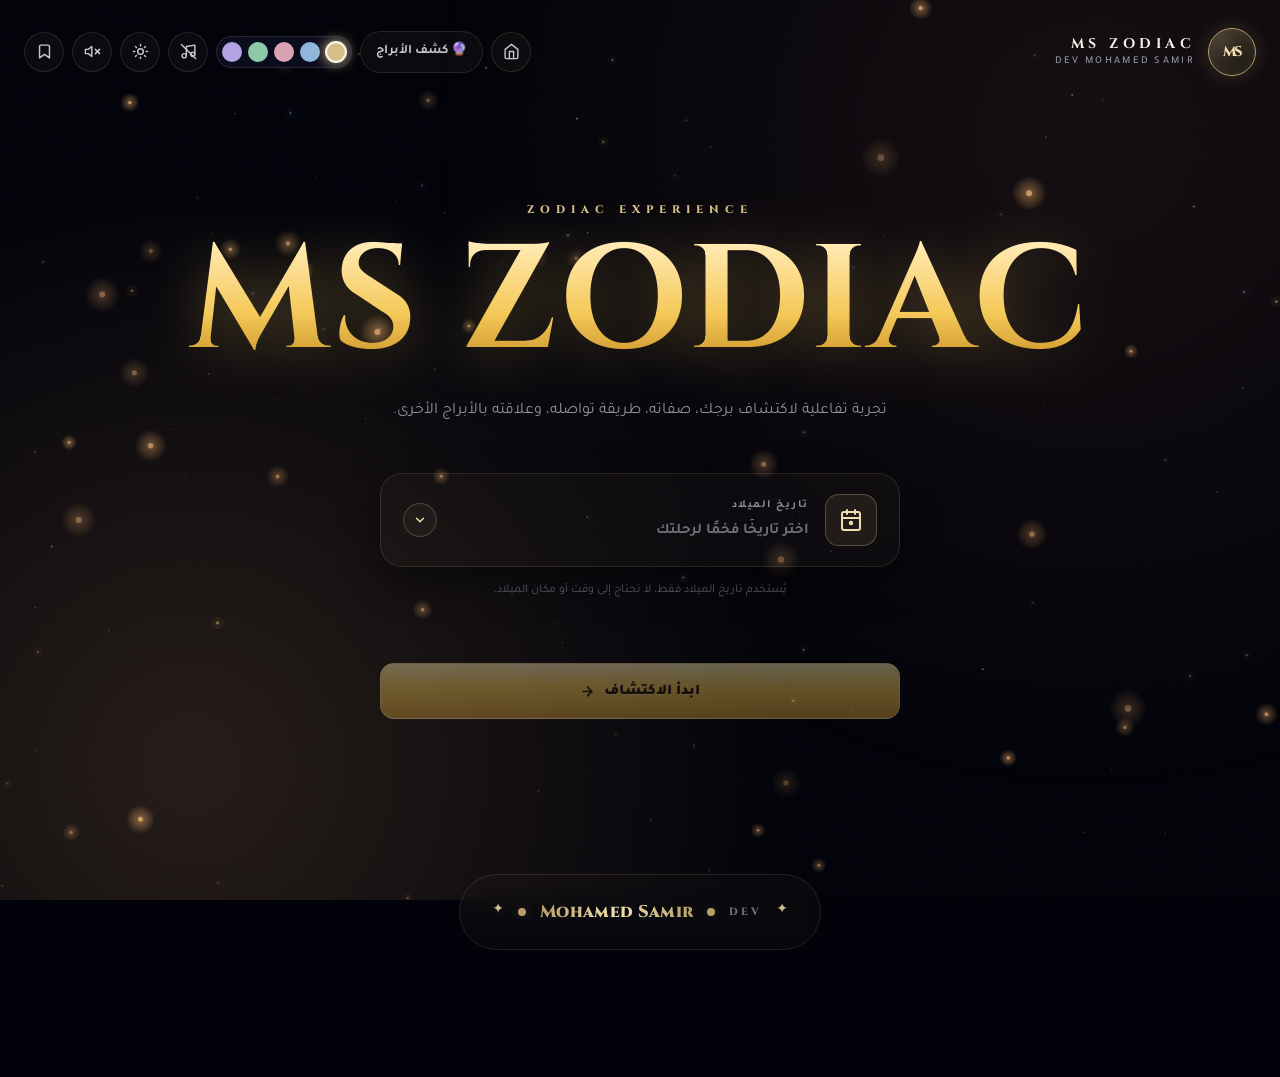
<file: index.html>
<!DOCTYPE html>
<html lang="ar" dir="rtl" data-theme="dark" data-accent="gold" data-element="النار">
<head>
<meta charset="UTF-8">
<meta name="viewport" content="width=device-width, initial-scale=1.0, viewport-fit=cover">
<meta name="theme-color" content="#07080b">
<title>MS Zodiac</title>
<link rel="icon" href="data:image/svg+xml,<svg xmlns='http://www.w3.org/2000/svg' viewBox='0 0 100 100'><text y='.9em' font-size='90'>♈</text></svg>">
<link rel="preconnect" href="https://fonts.googleapis.com">
<link rel="preconnect" href="https://fonts.gstatic.com" crossorigin>
<link href="https://fonts.googleapis.com/css2?family=Cinzel:wght@400;500;600;700;800;900&family=Tajawal:wght@300;400;500;700;800;900&display=swap" rel="stylesheet">
<link rel="stylesheet" href="styles.css">

</head>
<body>
<canvas id="stars" aria-hidden="true"></canvas>
<canvas id="element-bg" aria-hidden="true"></canvas>
<div class="element-aura" id="elementAura" data-el="النار"></div>

<audio id="landingAudio" loop preload="auto" crossorigin="anonymous"></audio>

<div class="app" id="app">
  <header class="topbar">
    <div class="brand">
      <div class="logo" aria-hidden="true"><span>MS</span></div>
      <div class="brand-copy">
        <div class="brand-name">MS ZODIAC</div>
        <div class="brand-maker">DEV Mohamed Samir</div>
      </div>
    </div>
    <div class="top-actions">
      <button class="icon-btn" id="homeBtn" type="button" aria-label="الصفحة الرئيسية" title="الصفحة الرئيسية">
        <svg width="17" height="17" viewBox="0 0 24 24" fill="none" stroke="currentColor" stroke-width="2" stroke-linecap="round" stroke-linejoin="round"><path d="M3 9l9-7 9 7v11a2 2 0 0 1-2 2H5a2 2 0 0 1-2-2z"/><polyline points="9 22 9 12 15 12 15 22"/></svg>
      </button>
      <button class="ghost-btn" id="kdBtn" type="button">🔮 كشف الأبراج</button>
      <div class="accent-picker" role="group" aria-label="لون">
        <button class="accent-swatch active" data-accent-value="gold" aria-label="ذهبي"></button>
        <button class="accent-swatch" data-accent-value="blue" aria-label="أزرق"></button>
        <button class="accent-swatch" data-accent-value="rose" aria-label="وردي"></button>
        <button class="accent-swatch" data-accent-value="emerald" aria-label="زمردي"></button>
        <button class="accent-swatch" data-accent-value="violet" aria-label="بنفسجي"></button>
      </div>
      <div class="music-control-wrap" id="musicControlWrap">
        <button class="icon-btn" id="musicBtn" type="button" aria-label="الموسيقى" title="الموسيقى">
          <svg id="musicIcon" width="17" height="17" viewBox="0 0 24 24" fill="none" stroke="currentColor" stroke-width="2" stroke-linecap="round" stroke-linejoin="round"><path d="M9 18V5l12-2v13"/><circle cx="6" cy="18" r="3"/><circle cx="18" cy="16" r="3"/><line x1="2" y1="2" x2="22" y2="22"/></svg>
        </button>
        <div class="music-control-menu" id="musicControlMenu" aria-hidden="true">
          <div class="music-control-head">
            <span class="music-control-title">تحكم في الأغنية</span>
            <span class="music-control-status" id="musicControlStatus">متوقفة</span>
          </div>
          <div class="music-control-row">
            <button class="music-mini-btn" id="musicPlayPause" type="button" aria-label="تشغيل الأغنية">
              <svg id="musicPlayPauseIcon" width="15" height="15" viewBox="0 0 24 24" fill="currentColor"><polygon points="6 4 20 12 6 20 6 4"/></svg>
            </button>
            <input class="music-control-range" id="musicVolume" type="range" min="0" max="1" step="0.01" value="0.35" aria-label="مستوى صوت الأغنية">
          </div>
          <div class="music-current-track">
            <span class="music-track-label">الأغنية الحالية</span>
            <span class="music-track-name" id="musicTrackName">أي العيون الحلوة دي</span>
          </div>
          <div class="music-track-heading">اختر الأغنية</div>
          <div class="music-track-list" role="radiogroup" aria-label="اختيار الأغنية">
            <button class="music-track-option active" id="musicTrackOption0" type="button" data-track-index="0" role="radio" aria-checked="true">
              <span class="music-track-radio" aria-hidden="true"></span>
              <span class="music-track-option-copy"><strong>أي العيون الحلوة دي</strong><small>MS ZODIAC</small></span>
              <span class="music-track-playing" id="musicTrackPlaying0" aria-hidden="true">♫</span>
            </button>
            <button class="music-track-option" id="musicTrackOption1" type="button" data-track-index="1" role="radio" aria-checked="false">
              <span class="music-track-radio" aria-hidden="true"></span>
              <span class="music-track-option-copy"><strong>مسمعين</strong><small>MS ZODIAC</small></span>
              <span class="music-track-playing" id="musicTrackPlaying1" aria-hidden="true">♫</span>
            </button>
          </div>
          <div class="music-track-notice" id="musicTrackNotice" hidden>فيه أغنية تانية متاحة تقدر تختارها من القائمة.</div>
          <div class="music-control-label">
            <span>الصوت</span>
            <span id="musicVolumeValue">35%</span>
          </div>
        </div>
      </div>
      <button class="icon-btn" id="themeBtn" type="button" aria-label="تبديل الوضع"><svg id="themeIcon" width="17" height="17" viewBox="0 0 24 24" fill="none" stroke="currentColor" stroke-width="2" stroke-linecap="round" stroke-linejoin="round"><circle cx="12" cy="12" r="4"/><path d="M12 2v2M12 20v2M4.93 4.93l1.41 1.41M17.66 17.66l1.41 1.41M2 12h2M20 12h2M4.93 19.07l1.41-1.41M17.66 6.34l1.41-1.41"/></svg></button>
      <button class="icon-btn" id="soundBtn" type="button" aria-label="الصوت"><svg id="soundIcon" width="17" height="17" viewBox="0 0 24 24" fill="none" stroke="currentColor" stroke-width="2" stroke-linecap="round" stroke-linejoin="round"><polygon points="11 5 6 9 2 9 2 15 6 15 11 19 11 5"/><line x1="22" y1="9" x2="16" y2="15"/><line x1="16" y1="9" x2="22" y2="15"/></svg></button>
      <button class="icon-btn" id="savedBtn" type="button" aria-label="المحفوظات"><svg width="17" height="17" viewBox="0 0 24 24" fill="none" stroke="currentColor" stroke-width="2" stroke-linecap="round" stroke-linejoin="round"><path d="M19 21l-7-5-7 5V5a2 2 0 0 1 2-2h10a2 2 0 0 1 2 2z"/></svg></button>
      <button class="ghost-btn" id="headerNew" type="button" hidden>تحليل جديد</button>
    </div>
  </header>

  <section class="view active" id="landingView">
    <div class="hero">
      <div class="hero-inner premium-stagger">
        <div class="eyebrow">ZODIAC EXPERIENCE</div>
        <h1><span>MS ZODIAC</span></h1>
        <p class="hero-sub">تجربة تفاعلية لاكتشاف برجك، صفاته، طريقة تواصله، وعلاقته بالأبراج الأخرى.</p>
        <div class="birth-zone">
          <div class="dp-wrap" id="landingDP"></div>
          <div class="helper">يُستخدم تاريخ الميلاد فقط. لا تحتاج إلى وقت أو مكان الميلاد.</div>
          <div class="error" id="dateError" aria-live="polite"></div>
          <div class="start-btn-wrap">
            <button class="start-btn" id="startBtn" type="button" disabled><span>ابدأ الاكتشاف</span><svg width="15" height="15" viewBox="0 0 24 24" fill="none" stroke="currentColor" stroke-width="2.5" stroke-linecap="round" stroke-linejoin="round"><line x1="5" y1="12" x2="19" y2="12"/><polyline points="12 5 19 12 12 19"/></svg></button>
          </div>
        </div>
      </div>
    </div>
  </section>

  <section class="view" id="resultView">
    <div class="discover fade-in">
      <div class="discover-shell" id="discoverShell">
        <div class="discover-top">
          <div><div class="kicker">YOUR ZODIAC</div><div class="discover-date" id="discoverDate">—</div></div>
          <div class="progress-wrap"><div class="kicker">PROFILE</div><div class="progress"><span id="progressBar"></span></div><div class="progress-label" id="progressLabel">01 / 12</div></div>
        </div>
        <div class="reveal-stage play" id="revealStage">
          <div class="ring ring-a"></div><div class="ring ring-b"></div>
          <div class="orbit-signs" id="orbitSigns"></div>
          <div class="orb">
            <div class="orb-symbol" id="orbSymbol">♈</div>
            <div class="orb-meta"><div class="orb-name" id="orbName">الحمل</div><div class="orb-range" id="orbRange">21 مارس — 19 أبريل</div></div>
          </div>
          <div class="reveal-copy">اضغط على أي برج حول المركز لاستكشافه</div>
        </div>
      </div>
    </div>

    <div class="profile">
      <div class="profile-head">
        <section class="identity pop">
          <div class="identity-top">
            <div><div class="sign-index" id="signIndex">01 / 12</div><h2 id="signTitle">الحمل</h2><div class="identity-range" id="signRange">21 مارس — 19 أبريل</div></div>
            <div class="sign-symbol" id="signSymbol">♈</div>
          </div>
          <div class="tags" id="signTags"></div>
        </section>
        <section class="snapshot pop" id="snapshot"></section>
      </div>

      <section class="wheel-section">
        <div class="wheel-header">
          <div><div class="section-kicker">THE ZODIAC WHEEL</div><div class="section-title">عجلة الأبراج</div></div>
          <div class="section-kicker">اضغط أي برج حول العجلة</div>
        </div>
        <div class="wheel-layout">
          <div class="wheel-svg-wrap"><svg class="zodiac-wheel" id="zodiacWheel" viewBox="0 0 500 500"></svg></div>
          <div id="wheelInfoWrap"></div>
        </div>
      </section>

      <section class="music-card" id="musicCard"></section>
      <section class="mbti-card" id="mbtiCard"></section>
      <section class="radar-card" id="radarCard"></section>
      <section class="energy-card" id="energyCard"></section>

      <section class="explore">
        <nav class="explore-nav" id="modeNav"></nav>
        <div class="explore-body" id="modeBody"></div>
      </section>

      <section class="myth-section" id="mythSection"></section>
      <section class="twin-section" id="twinSection"></section>

      <section class="section-block">
        <div class="section-head"><div><div class="section-kicker">BEST MATCHES</div><div class="section-title">أقوى 3 توافقات</div></div></div>
        <div class="top3-grid" id="top3Grid"></div>
      </section>

      <section class="section-block" id="matrixSection">
        <div class="section-head"><div><div class="section-kicker">MATRIX</div><div class="section-title">جدول التوافق</div></div></div>
        <div class="matrix-note">📊 <strong>الصف</strong> (يمين) = برجك · <strong>العمود</strong> (أعلى) = البرج المقابل · الخلية = نسبة التوافق · اضغط للانتقال.</div>
        <div class="matrix-wrap"><div class="matrix" id="matrixGrid"></div></div>
      </section>

      <section class="section-block">
        <div class="section-head"><div><div class="section-kicker">FRIEND</div><div class="section-title">توافق مع صديق</div></div></div>
        <div class="friend-section">
          <div class="dp-wrap" id="friendDP"></div>
          <button class="friend-btn" id="friendCalcBtn" type="button" disabled>احسب التوافق</button>
        </div>
        <div id="friendResult"></div>
      </section>

      <section class="section-block" id="dailySection"></section>

      <section class="section-block">
        <div class="section-head"><div><div class="section-kicker">EXPLORE ALL</div><div class="section-title">الأبراج الـ12</div></div></div>
        <div class="all-grid" id="allSignsGrid"></div>
      </section>

      <section class="section-block">
        <div class="section-head"><div><div class="section-kicker">SAVED</div><div class="section-title">المحفوظات</div></div><button class="ghost-btn" id="saveCurrentBtn" type="button" style="padding:9px 16px;font-size:12px">احفظ</button></div>
        <div id="savedBody"></div>
      </section>

      <div class="bottom-actions">
        <button class="new-btn" id="newAnalysis" type="button">بدء تحليل جديد</button>
      </div>
    </div>
  </section>

  <div class="signature" role="contentinfo">
    <span class="sig-icon">✦</span>
    <span class="sig-label">DEV</span>
    <span class="sig-dot"></span>
    <span class="sig-name">Mohamed Samir</span>
    <span class="sig-dot"></span>
    <span class="sig-icon">✦</span>
  </div>
</div>

<div class="kd-modal" id="kdModal" role="dialog" aria-modal="true" aria-hidden="true">
  <div class="kd-panel">
    <button class="kd-close" id="kdClose" type="button" aria-label="إغلاق">×</button>
    <div class="kd-screen active" data-screen="intro">
      <div class="kd-intro">
        <div class="kd-eyebrow">ZODIAC DETECTION</div>
        <h2>كشف الأبراج 🔮</h2>
        <p>ادخل اسمك، اختر برجك، وخلينا نشوف... أنت فعلًا برجك ولا أنت حاجة تانية؟ 😏</p>
      </div>
      <input class="kd-input" id="kdName" type="text" placeholder="اسمك (اختياري)" maxlength="30" autocomplete="given-name">
      <div class="kd-sign-label">اختر برجك</div>
      <div class="kd-sign-grid" id="kdSignGrid"></div>
      <div style="text-align:center"><button class="kd-start" id="kdStartBtn" type="button" disabled>ابدأ الاختبار</button></div>
    </div>
    <div class="kd-screen" data-screen="question">
      <div class="kd-progress">
        <div class="kd-progress-bar"><span id="kdProgressBar"></span></div>
        <div class="kd-progress-text" id="kdProgressText">1 من 12</div>
      </div>
      <div id="kdQuestionWrap"></div>
    </div>
    <div class="kd-screen" data-screen="result"><div id="kdResultWrap"></div></div>
  </div>
</div>

<div class="toast" id="toast" role="status" aria-live="polite"></div>
<canvas class="confetti" id="confetti" aria-hidden="true"></canvas>

<svg width="0" height="0" style="position:absolute" aria-hidden="true">
  <defs>
    <linearGradient id="energyGrad" x1="0%" y1="0%" x2="100%" y2="100%"><stop offset="0%" stop-color="#8da9a0"/><stop offset="50%" stop-color="#d7bf87"/><stop offset="100%" stop-color="#f0dfad"/></linearGradient>
    <linearGradient id="kdGrad" x1="0%" y1="0%" x2="100%" y2="100%"><stop offset="0%" stop-color="#d7bf87"/><stop offset="100%" stop-color="#b89f68"/></linearGradient>
  </defs>
</svg>

<script src="data.js" defer></script>
<script src="script.js" defer></script>
<script src="security.js" defer></script>

</body>
</html>
</file>
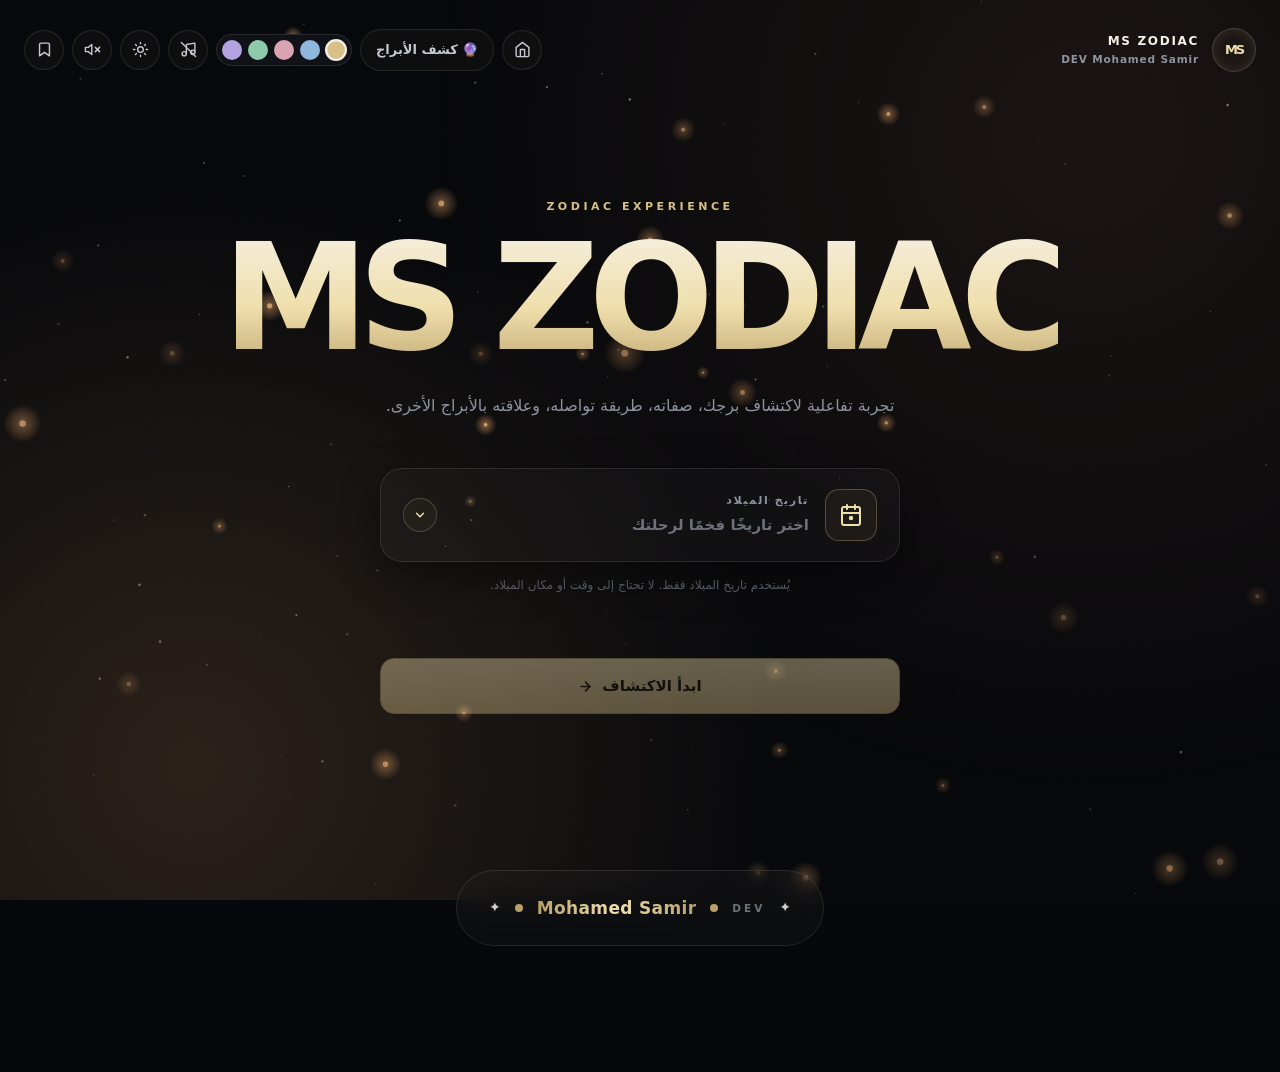
<file: [ Index.html>
<!DOCTYPE html>
<html lang="ar" dir="rtl" data-theme="dark" data-accent="gold" data-element="النار">
<head>
<meta charset="UTF-8">
<meta name="viewport" content="width=device-width, initial-scale=1.0, viewport-fit=cover">
<meta name="theme-color" content="#07080b">
<title>MS Zodiac</title>
<link rel="icon" href="data:image/svg+xml,<svg xmlns='http://www.w3.org/2000/svg' viewBox='0 0 100 100'><text y='.9em' font-size='90'>♈</text></svg>">
<style>
:root{--ease:cubic-bezier(.22,.85,.2,1);--radius-md:22px;--radius-lg:36px;--fast:.3s var(--ease);--font:system-ui,-apple-system,BlinkMacSystemFont,"Segoe UI","Noto Sans Arabic",Tahoma,Arial,sans-serif}
:root[data-accent="gold"]{--accent:#d7bf87;--accent-2:#f0dfad;--accent-3:#b89f68;--accent-rgb:215,191,135}
:root[data-accent="blue"]{--accent:#8fb6dd;--accent-2:#c5def3;--accent-3:#6b93ba;--accent-rgb:143,182,221}
:root[data-accent="rose"]{--accent:#d9a3b3;--accent-2:#f3cdd7;--accent-3:#b5798a;--accent-rgb:217,163,179}
:root[data-accent="emerald"]{--accent:#8ecaa9;--accent-2:#c5e7d6;--accent-3:#68a286;--accent-rgb:142,202,169}
:root[data-accent="violet"]{--accent:#b3a3e0;--accent-2:#d6cbf2;--accent-3:#8a79b8;--accent-rgb:179,163,224}
:root[data-theme="dark"]{--bg:#07080b;--panel:rgba(16,18,23,.75);--panel-solid:#101217;--panel-2:#151820;--panel-3:rgba(12,14,18,.75);--line:rgba(255,255,255,.10);--line-2:rgba(255,255,255,.18);--text:#f5f2e9;--text-2:#c6c8cf;--muted:#8e939f;--muted-2:#6c717b;--muted-3:#5f646e;--danger:#d88c8c;--ok:#9ec6a8;--glow:rgba(var(--accent-rgb),.14);--shadow-lg:0 30px 90px rgba(0,0,0,.5);--shadow-md:0 14px 40px rgba(0,0,0,.4);--star-op:.65;--particle-op:1;--orb-bg:radial-gradient(circle at 38% 32%,#2f3037,#181a1f 52%,#0d0e11 78%);--cal-bg:rgba(16,18,23,.98);--bg-tint:rgba(var(--accent-rgb),.04);--bg-tint-2:rgba(var(--accent-rgb),.06);--glass-bg:rgba(255,255,255,.025);--noise:.04}
:root[data-theme="light"]{--bg:#faf7f0;--panel:rgba(255,255,255,.72);--panel-solid:#ffffff;--panel-2:#fbf8f1;--panel-3:rgba(253,251,247,.72);--line:rgba(140,105,55,.14);--line-2:rgba(140,105,55,.26);--text:#2a2418;--text-2:#463e2e;--muted:#756b58;--muted-2:#948a76;--muted-3:#b0a792;--danger:#a83c3e;--ok:#2d6f4a;--glow:rgba(var(--accent-rgb),.30);--shadow-lg:0 24px 70px rgba(120,90,45,.14);--shadow-md:0 12px 34px rgba(120,90,45,.10);--star-op:.22;--particle-op:.42;--orb-bg:radial-gradient(circle at 38% 32%,#ffffff,#f9f4e8 55%,#ebe4d2 85%);--cal-bg:rgba(255,255,255,.99);--bg-tint:rgba(var(--accent-rgb),.09);--bg-tint-2:rgba(var(--accent-rgb),.16);--glass-bg:rgba(255,255,255,.55);--noise:.02}
:root[data-element="النار"]{--el-accent:#e8a86a;--el-soft:rgba(232,168,106,.16);--el-rgb:232,168,106}
:root[data-element="الأرض"]{--el-accent:#9dbf94;--el-soft:rgba(157,191,148,.16);--el-rgb:157,191,148}
:root[data-element="الهواء"]{--el-accent:#9dc4e0;--el-soft:rgba(157,196,224,.16);--el-rgb:157,196,224}
:root[data-element="الماء"]{--el-accent:#88b6c9;--el-soft:rgba(136,182,201,.16);--el-rgb:136,182,201}
:root[data-theme="light"][data-element="النار"]{--el-accent:#d97f3d;--el-soft:rgba(217,127,61,.15)}
:root[data-theme="light"][data-element="الأرض"]{--el-accent:#5f8a52;--el-soft:rgba(95,138,82,.15)}
:root[data-theme="light"][data-element="الهواء"]{--el-accent:#4d7fa8;--el-soft:rgba(77,127,168,.15)}
:root[data-theme="light"][data-element="الماء"]{--el-accent:#4a7f95;--el-soft:rgba(74,127,149,.15)}
*{box-sizing:border-box}
html{scroll-behavior:smooth;-webkit-text-size-adjust:100%}
body{margin:0;min-height:100vh;color:var(--text);background:var(--bg);font-family:var(--font);overflow-x:hidden;line-height:1.55;-webkit-font-smoothing:antialiased;padding:env(safe-area-inset-top) env(safe-area-inset-right) env(safe-area-inset-bottom) env(safe-area-inset-left)}
body::after{content:"";position:fixed;inset:0;pointer-events:none;z-index:0;opacity:var(--noise);background-image:url("data:image/svg+xml;utf8,<svg xmlns='http://www.w3.org/2000/svg' width='200' height='200'><filter id='n'><feTurbulence type='fractalNoise' baseFrequency='.9' numOctaves='2' stitchTiles='stitch'/></filter><rect width='100%25' height='100%25' filter='url(%23n)' opacity='.9'/></svg>");mix-blend-mode:overlay}
button,input{font:inherit;color:inherit}
button{cursor:pointer;border:0;background:none;padding:0}
button:focus-visible,input:focus-visible{outline:2px solid var(--accent-3);outline-offset:3px;border-radius:6px}
::selection{background:rgba(var(--accent-rgb),.28)}
::-webkit-scrollbar{width:10px;height:10px}
::-webkit-scrollbar-thumb{background:var(--line);border-radius:99px;border:2px solid transparent;background-clip:content-box}
#stars,#element-bg{position:fixed;inset:0;pointer-events:none;z-index:0}
#stars{opacity:var(--star-op);transition:opacity .5s}
#element-bg{opacity:var(--particle-op);transition:opacity .6s}
.element-aura{position:fixed;inset:0;pointer-events:none;z-index:0;opacity:0;transition:opacity 1s var(--ease)}
.element-aura.active{opacity:1}
.element-aura[data-el="النار"]{background:radial-gradient(circle at 15% 85%,rgba(232,168,106,.16),transparent 45%),radial-gradient(circle at 85% 15%,rgba(199,125,82,.10),transparent 50%)}
.element-aura[data-el="الأرض"]{background:radial-gradient(circle at 20% 80%,rgba(157,191,148,.14),transparent 45%),radial-gradient(circle at 80% 20%,rgba(107,143,94,.10),transparent 50%)}
.element-aura[data-el="الهواء"]{background:radial-gradient(circle at 15% 20%,rgba(157,196,224,.14),transparent 45%),radial-gradient(circle at 85% 80%,rgba(107,147,186,.10),transparent 50%)}
.element-aura[data-el="الماء"]{background:radial-gradient(circle at 50% 90%,rgba(136,182,201,.14),transparent 50%),radial-gradient(circle at 50% 10%,rgba(90,127,149,.10),transparent 50%)}
.app{position:relative;z-index:1;max-width:1360px;margin:auto;padding:22px 24px 60px}
.topbar{display:flex;align-items:center;justify-content:space-between;gap:16px;padding:6px 0;flex-wrap:wrap}
.brand{display:flex;align-items:center;gap:13px;user-select:none}
.logo{position:relative;width:44px;height:44px;border:1px solid var(--line-2);border-radius:50%;display:grid;place-items:center;overflow:hidden;background:rgba(var(--accent-rgb),.03);box-shadow:inset 0 0 12px var(--glow)}
.logo::after{content:"";position:absolute;inset:-50%;background:linear-gradient(115deg,transparent 40%,rgba(255,255,255,.85) 49%,transparent 58%);transform:translateX(-90%);animation:shine 4s linear infinite}
.logo span{position:relative;z-index:2;font-weight:800;letter-spacing:-.16em;font-size:13px;color:var(--accent-3)}
:root[data-theme="dark"] .logo span{color:var(--accent-2)}
@keyframes shine{to{transform:translateX(90%)}}
.brand-copy{display:flex;flex-direction:column;line-height:1.15}
.brand-name{font-weight:800;letter-spacing:.14em;font-size:12px}
.brand-maker{font-size:10.5px;color:var(--muted);margin-top:4px;letter-spacing:.08em;font-weight:700}
.top-actions{display:flex;align-items:center;gap:8px;flex-wrap:wrap}
.icon-btn{width:40px;height:40px;border-radius:50%;display:inline-grid;place-items:center;border:1px solid var(--line);background:rgba(var(--accent-rgb),.03);color:var(--text-2);transition:var(--fast)}
.icon-btn:hover{border-color:var(--line-2);transform:translateY(-1px);background:var(--bg-tint);color:var(--text)}
.icon-btn[hidden]{display:none}
.icon-btn.active{color:var(--accent-3);border-color:var(--accent-3);background:var(--bg-tint-2)}
:root[data-theme="dark"] .icon-btn.active{color:var(--accent-2);border-color:var(--accent)}
.icon-btn.music-playing{animation:musicBtnPulse 2s ease-in-out infinite}
@keyframes musicBtnPulse{0%,100%{box-shadow:0 0 0 0 var(--glow)}50%{box-shadow:0 0 0 8px rgba(var(--accent-rgb),0)}}
.ghost-btn{border:1px solid var(--line);padding:10px 15px;border-radius:999px;color:var(--text-2);background:rgba(var(--accent-rgb),.03);transition:var(--fast);display:inline-flex;align-items:center;gap:8px;font-size:13px;font-weight:600}
.ghost-btn:hover{border-color:var(--line-2);transform:translateY(-1px);background:var(--bg-tint)}
.ghost-btn[hidden]{display:none}
.accent-picker{display:flex;gap:6px;padding:5px;border:1px solid var(--line);border-radius:999px;background:var(--panel-solid);align-items:center}
.accent-swatch{width:20px;height:20px;border-radius:50%;border:2px solid transparent;transition:var(--fast)}
.accent-swatch:hover{transform:scale(1.15)}
.accent-swatch.active{border-color:var(--text);transform:scale(1.1)}
.accent-swatch[data-accent-value="gold"]{background:#d7bf87}
.accent-swatch[data-accent-value="blue"]{background:#8fb6dd}
.accent-swatch[data-accent-value="rose"]{background:#d9a3b3}
.accent-swatch[data-accent-value="emerald"]{background:#8ecaa9}
.accent-swatch[data-accent-value="violet"]{background:#b3a3e0}
.view{display:none}
.view.active{display:block;animation:viewIn .5s var(--ease) both}
@keyframes viewIn{from{opacity:0;transform:translateY(10px)}to{opacity:1;transform:none}}
.hero{min-height:calc(100vh - 160px);display:grid;place-items:center;padding:56px 0 40px}
.hero-inner{width:min(940px,100%);text-align:center}
.eyebrow{color:var(--accent-3);font-size:11px;letter-spacing:.32em;text-transform:uppercase;margin-bottom:20px;opacity:0;animation:fadeUp .7s var(--ease) .1s both;font-weight:800}
:root[data-theme="dark"] .eyebrow{color:var(--accent)}
.hero h1{font-size:clamp(54px,11.5vw,158px);line-height:.86;letter-spacing:-.075em;margin:0;font-weight:850;opacity:0;animation:fadeUp .9s var(--ease) .2s both}
.hero h1 span{background:linear-gradient(180deg,var(--text) 0%,var(--accent-3) 60%,var(--accent-3) 100%);-webkit-background-clip:text;background-clip:text;color:transparent}
:root[data-theme="dark"] .hero h1 span{background:linear-gradient(180deg,var(--text) 0%,var(--accent-2) 55%,var(--accent-3) 100%);-webkit-background-clip:text;background-clip:text;color:transparent}
.hero-sub{max-width:640px;margin:30px auto 0;color:var(--muted);font-size:16px;line-height:1.9;opacity:0;animation:fadeUp .9s var(--ease) .35s both}
@keyframes fadeUp{from{opacity:0;transform:translateY(16px)}to{opacity:1;transform:none}}
.birth-zone{margin:46px auto 0;display:flex;flex-direction:column;align-items:center;gap:14px;opacity:0;animation:fadeUp .9s var(--ease) .5s both;width:min(520px,100%)}
.dp-wrap{position:relative;width:100%;z-index:auto}
.dp-field{width:100%;padding:20px 22px;border-radius:var(--radius-md);border:1px solid var(--line);background:var(--glass-bg);backdrop-filter:blur(16px);-webkit-backdrop-filter:blur(16px);box-shadow:var(--shadow-md);transition:var(--fast);cursor:pointer;display:flex;align-items:center;gap:16px;user-select:none}
.dp-field:hover{border-color:var(--line-2);transform:translateY(-2px);box-shadow:var(--shadow-lg)}
.dp-field.filled{border-color:rgba(var(--accent-rgb),.5)}
.dp-field.open{border-color:var(--accent-3);box-shadow:0 20px 60px var(--glow)}
.dp-icon{width:52px;height:52px;flex-shrink:0;border-radius:14px;background:var(--bg-tint-2);border:1px solid rgba(var(--accent-rgb),.3);display:grid;place-items:center;color:var(--accent-3)}
:root[data-theme="dark"] .dp-icon{color:var(--accent-2)}
.dp-icon svg{width:24px;height:24px}
.dp-copy{flex:1;min-width:0;text-align:right}
.dp-label{font-size:11px;color:var(--muted);letter-spacing:.14em;text-transform:uppercase;margin-bottom:5px;font-weight:700}
.dp-value{font-size:17px;font-weight:800;color:var(--text);white-space:nowrap;overflow:hidden;text-overflow:ellipsis}
.dp-value.placeholder{color:var(--muted-2);font-weight:600;font-size:15px}
.dp-chevron{width:34px;height:34px;border-radius:50%;flex-shrink:0;display:grid;place-items:center;color:var(--accent-3);background:var(--bg-tint);border:1px solid rgba(var(--accent-rgb),.25);transition:transform .3s var(--ease)}
:root[data-theme="dark"] .dp-chevron{color:var(--accent-2)}
.dp-field.open .dp-chevron{transform:rotate(180deg)}
.dp-panel{position:absolute;top:calc(100% + 12px);right:0;left:0;background:var(--cal-bg);border:1px solid var(--line-2);border-radius:var(--radius-md);box-shadow:0 40px 100px rgba(0,0,0,.5);padding:22px;opacity:0;pointer-events:none;transform:translateY(-8px) scale(.98);transition:opacity .3s var(--ease),transform .3s var(--ease);backdrop-filter:blur(14px);z-index:2000;max-height:70vh;overflow-y:auto}
.dp-panel.open{opacity:1;pointer-events:auto;transform:translateY(0) scale(1)}
.dp-header{display:flex;align-items:center;justify-content:space-between;gap:12px;padding-bottom:14px;border-bottom:1px solid var(--line);margin-bottom:14px}
.dp-nav{width:38px;height:38px;border-radius:50%;border:1px solid var(--line);background:var(--panel-solid);color:var(--text-2);display:grid;place-items:center;transition:var(--fast)}
.dp-nav:hover:not(:disabled){border-color:var(--accent-3);color:var(--accent-3);background:var(--bg-tint);transform:scale(1.06)}
.dp-nav:disabled{opacity:.3;cursor:not-allowed}
.dp-title{flex:1;text-align:center;cursor:pointer}
.dp-month{font-size:17px;font-weight:850;color:var(--text)}
.dp-year{font-size:11px;color:var(--muted);letter-spacing:.18em;margin-top:3px;font-variant-numeric:tabular-nums}
.dp-weekdays{display:grid;grid-template-columns:repeat(7,1fr);gap:4px;margin-bottom:6px}
.dp-weekday{text-align:center;font-size:11px;color:var(--muted);font-weight:700;padding:8px 0}
.dp-days{display:grid;grid-template-columns:repeat(7,1fr);gap:4px;max-height:280px;overflow-y:auto;padding:2px 0}
.dp-day{aspect-ratio:1;border-radius:10px;border:1px solid transparent;background:transparent;color:var(--text-2);font-size:14px;font-weight:600;display:grid;place-items:center;transition:var(--fast);position:relative;font-variant-numeric:tabular-nums}
.dp-day:hover:not(.empty):not(.disabled){background:var(--bg-tint-2);border-color:rgba(var(--accent-rgb),.4);color:var(--accent-3)}
.dp-day.empty{pointer-events:none;color:transparent}
.dp-day.disabled{opacity:.25;cursor:not-allowed;color:var(--muted-3)}
.dp-day.today{color:var(--accent-3);font-weight:850}
.dp-day.today::after{content:"";position:absolute;bottom:6px;left:50%;transform:translateX(-50%);width:4px;height:4px;border-radius:50%;background:var(--accent-3)}
.dp-day.selected{background:linear-gradient(180deg,var(--accent),var(--accent-3));color:#fff;font-weight:850;border-color:var(--accent-3);box-shadow:0 8px 20px var(--glow);transform:scale(1.05)}
:root[data-theme="dark"] .dp-day.selected{background:linear-gradient(180deg,var(--accent-2),var(--accent));color:#1a160a}
.dp-mini-grid{display:grid;grid-template-columns:repeat(3,1fr);gap:6px;max-height:280px;overflow-y:auto;padding:4px 0}
.dp-mini-item{padding:14px 8px;border-radius:10px;border:1px solid var(--line);background:var(--panel-solid);color:var(--text-2);font-size:13px;font-weight:700;transition:var(--fast);text-align:center}
.dp-mini-item:hover{border-color:var(--accent-3);color:var(--accent-3);background:var(--bg-tint)}
.dp-mini-item.active{background:linear-gradient(180deg,var(--accent),var(--accent-3));color:#fff;border-color:var(--accent-3)}
:root[data-theme="dark"] .dp-mini-item.active{background:linear-gradient(180deg,var(--accent-2),var(--accent));color:#1a160a}
.dp-footer{display:flex;gap:8px;padding-top:14px;border-top:1px solid var(--line);margin-top:14px;flex-wrap:wrap;align-items:center}
.dp-quick{padding:10px 14px;border-radius:10px;border:1px solid var(--line);background:var(--panel-solid);color:var(--text-2);font-size:12px;font-weight:700;transition:var(--fast);display:inline-flex;align-items:center;gap:6px}
.dp-quick:hover{border-color:var(--accent-3);color:var(--accent-3);background:var(--bg-tint)}
.dp-confirm{margin-right:auto;padding:10px 22px;border-radius:10px;background:linear-gradient(180deg,var(--accent),var(--accent-3));color:#fff;font-weight:850;font-size:13px;border:1px solid var(--accent-3);transition:var(--fast)}
:root[data-theme="dark"] .dp-confirm{background:linear-gradient(180deg,var(--accent-2),var(--accent));color:#1a160a}
.dp-confirm:hover:not(:disabled){transform:translateY(-1px);box-shadow:0 10px 24px var(--glow)}
.dp-confirm:disabled{opacity:.4;cursor:not-allowed;transform:none}
.helper{color:var(--muted-3);font-size:12px;text-align:center}
.error{min-height:20px;color:var(--danger);font-size:12.5px;font-weight:600;text-align:center}
.error:empty{opacity:0}
.start-btn-wrap{margin-top:16px;width:100%}
.start-btn{width:100%;min-height:56px;padding:0 26px;border-radius:14px;border:1px solid var(--accent-3);background:linear-gradient(180deg,var(--accent),var(--accent-3));color:#fff;font-weight:850;font-size:15px;transition:var(--fast);box-shadow:0 12px 30px var(--glow);display:inline-flex;align-items:center;justify-content:center;gap:9px;position:relative;overflow:hidden}
:root[data-theme="dark"] .start-btn{background:linear-gradient(180deg,var(--accent-2),var(--accent));color:#1a160a}
.start-btn:hover:not(:disabled){transform:translateY(-2px);box-shadow:0 20px 44px var(--glow)}
.start-btn:disabled{opacity:.4;cursor:not-allowed;transform:none;box-shadow:none}
.discover{padding:44px 0 24px}
.discover-shell{position:relative;overflow:hidden;border:1px solid var(--line);border-radius:var(--radius-lg);background:var(--panel);backdrop-filter:blur(16px);-webkit-backdrop-filter:blur(16px);box-shadow:var(--shadow-lg)}
.discover-shell::before{content:"";position:absolute;inset:0;background:radial-gradient(circle at 50% 40%,var(--el-soft,var(--glow)),transparent 55%);opacity:0;transition:opacity 1s;pointer-events:none}
.discover-shell.revealed::before{opacity:1}
.discover-top{display:flex;justify-content:space-between;align-items:flex-start;gap:20px;padding:24px 28px;border-bottom:1px solid var(--line);position:relative;z-index:2}
.kicker{font-size:11px;color:var(--muted);letter-spacing:.2em;text-transform:uppercase;font-weight:700}
.discover-date{font-size:13.5px;color:var(--text-2);margin-top:7px;font-weight:600}
.progress-wrap{text-align:left}
.progress{width:160px;height:4px;background:var(--line);border-radius:999px;overflow:hidden;margin-top:10px}
.progress span{display:block;width:0;height:100%;background:linear-gradient(90deg,var(--accent-3),var(--accent-2));transition:width .9s var(--ease);border-radius:inherit}
.progress-label{font-size:10.5px;color:var(--muted-2);margin-top:6px;letter-spacing:.05em;font-variant-numeric:tabular-nums}
.reveal-stage{--radius:clamp(120px,20vw,255px);min-height:600px;display:grid;place-items:center;position:relative;padding:56px 22px 68px;isolation:isolate}
.ring{position:absolute;width:min(540px,72vw);aspect-ratio:1;border-radius:50%;border:1px solid var(--line);pointer-events:none}
.ring::before,.ring::after{content:"";position:absolute;inset:8%;border-radius:50%;border:1px solid rgba(var(--el-rgb),.13)}
.ring::after{inset:28%;border-color:rgba(var(--el-rgb),.09)}
.ring-a{animation:slowspin 20s linear infinite}
.ring-b{width:min(400px,58vw);animation:slowspin 15s linear infinite reverse;opacity:.7}
@keyframes slowspin{to{transform:rotate(360deg)}}
.orbit-signs{position:absolute;inset:0;z-index:4;pointer-events:none}
.orbit-sign-btn{position:absolute;left:50%;top:50%;width:50px;height:50px;border-radius:50%;border:1px solid var(--line-2);background:var(--panel-solid);color:var(--accent-3);display:grid;place-items:center;font-size:20px;pointer-events:auto;transition:transform .5s var(--ease),border-color .3s,background .3s,box-shadow .3s,opacity .5s;box-shadow:var(--shadow-md);opacity:0;transform:translate(-50%,-50%) translate(calc(cos(var(--angle)) * var(--radius)),calc(sin(var(--angle)) * var(--radius)))}
@supports not (width: calc(cos(45deg) * 1px)){.orbit-sign-btn{transform:translate(-50%,-50%) translate(calc(var(--tx) * var(--radius)),calc(var(--ty) * var(--radius)))}}
.reveal-stage.play .orbit-sign-btn{opacity:1}
.orbit-sign-btn:hover{border-color:var(--accent-3);background:var(--panel-2);box-shadow:0 12px 28px var(--glow);z-index:6}
.orb{width:220px;aspect-ratio:1;border-radius:50%;position:relative;z-index:3;display:grid;place-items:center;background:var(--orb-bg);border:1px solid var(--el-accent,var(--accent));box-shadow:inset 0 0 60px var(--el-soft,var(--glow)),0 40px 90px rgba(0,0,0,.4),0 0 60px var(--el-soft,var(--glow))}
.orb::before{content:"";position:absolute;inset:12%;border-radius:50%;border:1px solid rgba(var(--accent-rgb),.10)}
.orb::after{content:"";position:absolute;inset:-30%;border-radius:50%;background:radial-gradient(circle,var(--el-soft,var(--glow)),transparent 60%);opacity:.6;z-index:-1;animation:pulseGlow 5s ease-in-out infinite}
@keyframes pulseGlow{0%,100%{transform:scale(1);opacity:.5}50%{transform:scale(1.08);opacity:.8}}
.orb-symbol{font-size:80px;line-height:1;transform:translateY(-8px);color:var(--el-accent,var(--accent));text-shadow:0 0 34px var(--el-soft,var(--glow))}
.orb-meta{position:absolute;bottom:26px;text-align:center;width:100%}
.orb-name{font-size:22px;font-weight:850}
.orb-range{font-size:10.5px;color:var(--muted);margin-top:4px}
.reveal-copy{position:absolute;bottom:24px;text-align:center;color:var(--muted-2);font-size:12px;display:flex;align-items:center;gap:8px}
.reveal-copy::before,.reveal-copy::after{content:"";width:26px;height:1px;background:linear-gradient(90deg,transparent,var(--line-2))}
.reveal-copy::after{background:linear-gradient(90deg,var(--line-2),transparent)}
.reveal-stage.play .orb{animation:orbIn 1s var(--ease) both}
@keyframes orbIn{0%{transform:scale(.5) rotate(-20deg);opacity:0;filter:blur(12px)}60%{filter:blur(0)}100%{transform:scale(1) rotate(0);opacity:1}}
.confetti{position:fixed;inset:0;pointer-events:none;z-index:150}
.wheel-section{margin-top:18px;border:1px solid var(--line);border-radius:var(--radius-lg);background:var(--panel);backdrop-filter:blur(20px);-webkit-backdrop-filter:blur(20px);padding:36px 32px;position:relative;overflow:hidden}
.wheel-section::before{content:"";position:absolute;inset:0;background:radial-gradient(circle at 50% 50%,var(--el-soft,var(--glow)),transparent 60%);opacity:.5;pointer-events:none}
.wheel-header{display:flex;justify-content:space-between;align-items:flex-end;gap:16px;flex-wrap:wrap;margin-bottom:24px;position:relative;z-index:2}
.wheel-layout{display:grid;grid-template-columns:minmax(0,1fr) minmax(0,1fr);gap:36px;align-items:center;position:relative;z-index:2}
.wheel-svg-wrap{position:relative;width:100%;max-width:560px;margin:auto}
.zodiac-wheel{width:100%;height:auto;overflow:visible;display:block;filter:drop-shadow(0 20px 60px rgba(0,0,0,.3))}
:root[data-theme="light"] .zodiac-wheel{filter:drop-shadow(0 20px 60px rgba(120,90,45,.15))}
.zodiac-wheel .ring-bg{fill:none;stroke:var(--line);stroke-width:1}
.zodiac-wheel .ring-thin{fill:none;stroke:var(--line-2);stroke-width:.6}
.zodiac-wheel .ring-accent{fill:none;stroke:rgba(var(--accent-rgb),.35);stroke-width:1.5;stroke-dasharray:2 4}
.zodiac-wheel .el-arc{stroke-width:4;fill:none;stroke-linecap:round;opacity:.9}
.zodiac-wheel .el-arc.fire{stroke:#e8a86a}
.zodiac-wheel .el-arc.earth{stroke:#9dbf94}
.zodiac-wheel .el-arc.air{stroke:#9dc4e0}
.zodiac-wheel .el-arc.water{stroke:#88b6c9}
.zodiac-wheel .sign-node{cursor:pointer;transition:transform .3s var(--ease)}
.zodiac-wheel .sign-node:hover{transform:scale(1.15);transform-box:fill-box;transform-origin:center}
.zodiac-wheel .sign-circle{fill:var(--panel-solid);stroke:var(--line-2);stroke-width:1.5;transition:all .3s var(--ease)}
.zodiac-wheel .sign-node.active .sign-circle{fill:var(--bg-tint-2);stroke:var(--accent-3);stroke-width:2.5}
.zodiac-wheel .sign-symbol{font-size:20px;text-anchor:middle;dominant-baseline:central;fill:var(--text);font-weight:600;pointer-events:none}
.zodiac-wheel .sign-name-small{font-size:9px;text-anchor:middle;fill:var(--muted);font-weight:700;pointer-events:none}
.zodiac-wheel .aspect-line{stroke-width:1.5;fill:none;stroke-linecap:round;transition:all .5s var(--ease);pointer-events:none}
.zodiac-wheel .aspect-line.strong{stroke:#f0dfad;stroke-width:2.5;opacity:.85}
.zodiac-wheel .aspect-line.medium{stroke:#9ec6a8;stroke-width:1.8;opacity:.7}
.zodiac-wheel .aspect-line.weak{stroke:#6c717b;stroke-width:1;opacity:.4;stroke-dasharray:3 3}
.zodiac-wheel .aspect-line.tension{stroke:#d88c8c;stroke-width:1.2;opacity:.5;stroke-dasharray:4 4}
.zodiac-wheel .center-symbol{font-size:64px;text-anchor:middle;dominant-baseline:central;fill:var(--el-accent,var(--accent));font-weight:600}
.zodiac-wheel .center-name{font-size:16px;text-anchor:middle;fill:var(--text);font-weight:850}
.zodiac-wheel .center-range{font-size:10px;text-anchor:middle;fill:var(--muted)}
.wheel-info{padding:22px;border:1px solid var(--line);border-radius:18px;background:var(--panel-3);backdrop-filter:blur(12px);position:relative;overflow:hidden}
.wheel-info .wi-symbol{font-size:52px;color:var(--el-accent,var(--accent));line-height:1;margin-bottom:10px}
.wheel-info h3{margin:0 0 6px;font-size:22px;font-weight:850;letter-spacing:-.02em}
.wheel-info .wi-range{font-size:12px;color:var(--muted);margin-bottom:14px}
.wheel-info p{margin:0;font-size:13.5px;color:var(--muted);line-height:1.9}
.wheel-info .wi-tags{display:flex;gap:6px;flex-wrap:wrap;margin-top:14px}
.wheel-info .wi-tag{font-size:10.5px;padding:4px 10px;border:1px solid var(--line);border-radius:999px;background:rgba(var(--accent-rgb),.03);color:var(--text-2);font-weight:700}
.wheel-aspects{display:grid;grid-template-columns:repeat(2,1fr);gap:6px;margin-top:12px}
.wheel-aspect-row{display:flex;justify-content:space-between;gap:8px;font-size:12px;padding:8px 12px;border:1px solid var(--line);border-radius:10px;background:rgba(var(--accent-rgb),.03);font-weight:700}
.wheel-aspect-row .as-name{color:var(--text-2)}
.wheel-aspect-row .as-score{font-weight:850;font-variant-numeric:tabular-nums}
.profile{padding:10px 0 0}
.profile-head{display:grid;grid-template-columns:1.05fr .95fr;gap:18px;align-items:stretch}
.identity,.snapshot,.radar-card,.mbti-card,.energy-card,.music-card{border:1px solid var(--line);border-radius:var(--radius-lg);background:var(--panel);backdrop-filter:blur(16px);-webkit-backdrop-filter:blur(16px);padding:30px}
.identity{min-height:300px;display:flex;flex-direction:column;justify-content:space-between;position:relative;overflow:hidden}
.identity::before{content:"";position:absolute;top:-40%;right:-20%;width:60%;aspect-ratio:1;border-radius:50%;background:radial-gradient(circle,var(--el-soft,var(--glow)),transparent 70%);pointer-events:none;opacity:.8}
.identity-top{display:flex;align-items:flex-start;justify-content:space-between;gap:16px;position:relative;z-index:1}
.sign-symbol{font-size:82px;line-height:.85;font-weight:400;color:var(--el-accent,var(--accent));text-shadow:0 0 40px var(--el-soft,var(--glow))}
.sign-index{font-size:11px;letter-spacing:.24em;color:var(--muted);font-variant-numeric:tabular-nums}
.identity h2{font-size:clamp(46px,7.2vw,92px);line-height:.88;letter-spacing:-.06em;margin:10px 0 0;font-weight:850}
.identity-range{color:var(--muted);margin-top:14px;font-size:14px}
.tags{display:flex;flex-wrap:wrap;gap:8px;margin-top:22px}
.tag{font-size:11px;color:var(--text-2);border:1px solid var(--line);padding:8px 11px;border-radius:999px;background:rgba(var(--accent-rgb),.03);display:inline-flex;align-items:center;gap:6px;font-weight:600}
.snapshot{display:grid;grid-template-columns:1fr 1fr;gap:1px;background:var(--line);padding:1px;overflow:hidden;backdrop-filter:blur(16px)}
.stat{background:var(--panel-solid);padding:24px;min-height:118px;display:flex;flex-direction:column;justify-content:center}
.stat:hover{background:var(--panel-2)}
.stat-label{font-size:11px;color:var(--muted);margin-bottom:9px;letter-spacing:.06em;font-weight:700}
.stat-value{font-size:19px;font-weight:800;letter-spacing:-.02em}
.music-card{margin-top:18px;display:grid;grid-template-columns:auto 1fr auto;gap:22px;align-items:center;background:linear-gradient(135deg,var(--bg-tint-2),var(--panel));position:relative;overflow:hidden}
.music-card::before{content:"";position:absolute;top:-50%;left:-20%;width:70%;aspect-ratio:1;border-radius:50%;background:radial-gradient(circle,var(--el-soft,var(--glow)),transparent 70%);opacity:.7;pointer-events:none}
.music-icon{width:64px;height:64px;border-radius:50%;background:linear-gradient(135deg,var(--el-accent,var(--accent)),var(--accent-3));display:grid;place-items:center;color:#fff;font-size:28px;box-shadow:0 8px 24px var(--glow);position:relative;z-index:1}
:root[data-theme="dark"] .music-icon{color:#1a160a}
.music-icon.playing{animation:musicPulse 1.5s ease-in-out infinite}
@keyframes musicPulse{0%,100%{transform:scale(1)}50%{transform:scale(1.06)}}
.music-info{position:relative;z-index:1}
.music-info h4{margin:0 0 6px;font-size:17px;font-weight:850}
.music-info p{margin:0;color:var(--muted);font-size:12.5px;line-height:1.7}
.music-meta{display:flex;gap:8px;margin-top:10px;flex-wrap:wrap}
.music-tag{font-size:10.5px;padding:4px 10px;border:1px solid var(--line);border-radius:999px;background:var(--panel-solid);color:var(--text-2);font-weight:700}
.music-controls{display:flex;gap:8px;position:relative;z-index:1}
.music-btn{width:52px;height:52px;border-radius:50%;background:var(--el-accent,var(--accent));color:#fff;border:1px solid var(--accent-3);display:grid;place-items:center;transition:var(--fast);box-shadow:0 6px 18px var(--glow)}
:root[data-theme="dark"] .music-btn{color:#1a160a}
.music-btn:hover{transform:translateY(-2px) scale(1.05)}
.music-eq{display:flex;gap:3px;align-items:flex-end;height:20px;margin-left:auto}
.music-eq span{width:3px;background:var(--el-accent,var(--accent));border-radius:2px;animation:eqBar 1s ease-in-out infinite}
.music-eq span:nth-child(1){animation-delay:0s;height:40%}
.music-eq span:nth-child(2){animation-delay:.15s;height:70%}
.music-eq span:nth-child(3){animation-delay:.3s;height:50%}
.music-eq span:nth-child(4){animation-delay:.45s;height:90%}
.music-eq span:nth-child(5){animation-delay:.6s;height:60%}
@keyframes eqBar{0%,100%{transform:scaleY(1)}50%{transform:scaleY(.4)}}
.mbti-card{margin-top:18px;display:grid;grid-template-columns:1fr 1fr;gap:22px}
.mbti-col h3{margin:0 0 14px;font-size:18px;font-weight:850}
.mbti-types{display:flex;gap:10px;flex-wrap:wrap;margin-bottom:18px}
.mbti-badge{padding:10px 16px;border:1px solid var(--accent-3);border-radius:12px;background:var(--bg-tint-2);color:var(--accent-3);font-weight:850;font-size:15px;letter-spacing:.04em}
:root[data-theme="dark"] .mbti-badge{border-color:var(--accent);color:var(--accent-2)}
.big5-row{display:flex;flex-direction:column;gap:10px}
.big5-item{display:flex;justify-content:space-between;align-items:center;gap:12px}
.big5-item .name{font-size:12.5px;color:var(--text-2);font-weight:600;min-width:100px}
.big5-bar{flex:1;height:8px;background:var(--line);border-radius:99px;overflow:hidden}
.big5-bar span{display:block;width:0;height:100%;background:linear-gradient(90deg,var(--el-accent,var(--accent)),var(--accent-2));border-radius:inherit;transition:width 1.2s var(--ease)}
.big5-item .val{font-size:12px;color:var(--accent-3);font-weight:850;min-width:36px;text-align:left;font-variant-numeric:tabular-nums}
.big5-desc{font-size:11.5px;color:var(--muted-2);margin-top:12px;line-height:1.8}
.radar-card{margin-top:18px;display:grid;grid-template-columns:240px 1fr;gap:26px;align-items:center}
.radar-svg{width:100%;height:auto;overflow:visible}
.radar-svg .grid-line{fill:none;stroke:var(--line);stroke-width:1}
.radar-svg .axis{stroke:var(--line);stroke-width:1}
.radar-svg .poly{fill:var(--el-soft,var(--glow));stroke:var(--el-accent,var(--accent));stroke-width:2;stroke-linejoin:round}
.radar-svg .dot{fill:var(--el-accent,var(--accent))}
.radar-svg .label{fill:var(--muted);font-size:9.5px;text-anchor:middle;font-weight:700}
.radar-info h3{margin:0 0 10px;font-size:20px;font-weight:850}
.radar-info p{margin:0 0 14px;color:var(--muted);font-size:13px;line-height:1.85}
.radar-legend{display:flex;flex-wrap:wrap;gap:8px}
.radar-legend span{font-size:11px;color:var(--text-2);padding:6px 10px;border:1px solid var(--line);border-radius:999px;background:rgba(var(--accent-rgb),.03);font-weight:600}
.radar-legend strong{color:var(--el-accent,var(--accent));font-weight:850;margin-right:4px}
.energy-card{margin-top:18px;display:grid;grid-template-columns:auto 1fr;gap:26px;align-items:center}
.energy-gauge{position:relative;width:170px;height:170px}
.energy-gauge svg{transform:rotate(-90deg);width:100%;height:100%}
.energy-gauge circle{fill:none;stroke-width:10;stroke-linecap:round}
.energy-gauge .bg-c{stroke:var(--line)}
.energy-gauge .fg-c{stroke:url(#energyGrad);stroke-dasharray:408;stroke-dashoffset:408;transition:stroke-dashoffset 1.4s var(--ease)}
.energy-gauge .level{position:absolute;inset:0;display:grid;place-items:center;font-size:38px;font-weight:850;letter-spacing:-.04em;font-variant-numeric:tabular-nums}
.energy-gauge .level small{font-size:13px;color:var(--muted);font-weight:600;margin-right:2px}
.energy-info h3{margin:0 0 8px;font-size:20px;font-weight:850}
.energy-bars{display:flex;gap:16px;flex-wrap:wrap}
.energy-bars > div{flex:1;min-width:90px;border:1px solid var(--line);border-radius:12px;padding:12px;background:var(--panel-3)}
.energy-bars small{display:block;font-size:10px;color:var(--muted-2);letter-spacing:.1em;text-transform:uppercase;margin-bottom:5px;font-weight:700}
.energy-bars strong{font-size:17px;font-weight:850;color:var(--accent-3);font-variant-numeric:tabular-nums}
:root[data-theme="dark"] .energy-bars strong{color:var(--accent-2)}
.myth-section{margin-top:18px;border:1px solid var(--line);border-radius:var(--radius-lg);padding:36px 32px;background:var(--panel);backdrop-filter:blur(16px);position:relative;overflow:hidden}
.myth-content{margin-top:26px;padding:34px;border:1px solid var(--line);border-radius:22px;background:var(--panel-3);backdrop-filter:blur(10px);position:relative;overflow:hidden;min-height:200px}
.myth-content::before{content:"❝";position:absolute;top:-20px;right:20px;font-size:110px;color:rgba(var(--accent-rgb),.10);line-height:1;pointer-events:none;font-family:Georgia,serif}
.myth-content h4{margin:0 0 6px;font-weight:850;color:var(--accent-3);position:relative;z-index:1;font-size:22px}
:root[data-theme="dark"] .myth-content h4{color:var(--accent-2)}
.myth-source{font-size:11px;color:var(--muted-2);letter-spacing:.16em;text-transform:uppercase;margin-bottom:18px;font-weight:700;position:relative;z-index:1}
.myth-content p{margin:0 0 16px;font-size:15px;line-height:2.15;color:var(--text-2);position:relative;z-index:1}
.myth-content p:last-child{margin-bottom:0}
.myth-wisdom{margin-top:22px;padding:18px 22px;border-right:3px solid var(--el-accent,var(--accent));background:var(--bg-tint);border-radius:0 12px 12px 0;font-style:italic;font-size:14.5px;line-height:1.95;color:var(--text);position:relative;z-index:1}
.myth-wisdom strong{color:var(--accent-3);font-style:normal;font-weight:800}
:root[data-theme="dark"] .myth-wisdom strong{color:var(--accent-2)}
.myth-context{margin-top:18px;padding-top:18px;border-top:1px dashed var(--line);font-size:12.5px;color:var(--muted-2);line-height:1.85;position:relative;z-index:1;font-style:italic}
.twin-section{margin-top:18px;border:1px solid var(--line);border-radius:var(--radius-lg);padding:32px;background:var(--panel);backdrop-filter:blur(16px);position:relative;overflow:hidden}
.twin-section::before{content:"";position:absolute;top:-30%;right:-15%;width:55%;aspect-ratio:1;border-radius:50%;background:radial-gradient(circle,var(--el-soft,var(--glow)),transparent 70%);opacity:.5;pointer-events:none}
.twin-hero{display:grid;grid-template-columns:auto 1fr;gap:26px;align-items:center;margin-top:22px;padding:28px;border:1px solid var(--line);border-radius:22px;background:linear-gradient(135deg,var(--bg-tint-2),var(--panel-3));position:relative;overflow:hidden}
.twin-hero::before{content:"";position:absolute;top:-40%;left:-10%;width:55%;aspect-ratio:1;border-radius:50%;background:radial-gradient(circle,var(--el-soft,var(--glow)),transparent 70%);opacity:.6;pointer-events:none}
.twin-avatar{width:110px;height:110px;border-radius:50%;background:linear-gradient(135deg,var(--accent),var(--accent-3));display:grid;place-items:center;color:#fff;font-weight:850;font-size:32px;flex-shrink:0;box-shadow:0 15px 40px var(--glow);position:relative;z-index:1;border:3px solid var(--accent-3);letter-spacing:-.02em;text-align:center;line-height:1.1}
:root[data-theme="dark"] .twin-avatar{color:#1a160a}
.twin-info{position:relative;z-index:1}
.twin-eyebrow{font-size:11px;color:var(--accent-3);letter-spacing:.24em;text-transform:uppercase;font-weight:800;margin-bottom:8px}
:root[data-theme="dark"] .twin-eyebrow{color:var(--accent)}
.twin-info h3{margin:0 0 6px;font-size:clamp(24px,3.6vw,34px);font-weight:850;letter-spacing:-.03em;line-height:1.1}
.twin-meta{display:flex;gap:10px;flex-wrap:wrap;align-items:center;margin-bottom:12px}
.twin-year{font-size:13px;font-weight:850;color:var(--accent-3);padding:4px 12px;border:1px solid var(--accent-3);border-radius:999px;background:var(--bg-tint)}
:root[data-theme="dark"] .twin-year{color:var(--accent-2);border-color:var(--accent)}
.twin-role{font-size:12.5px;color:var(--muted);font-weight:700}
.twin-desc{margin:0;font-size:14px;line-height:1.95;color:var(--text-2)}
.twin-note{margin-top:14px;padding:12px 16px;border-right:3px solid var(--el-accent,var(--accent));background:var(--bg-tint);border-radius:0 12px 12px 0;font-size:12.5px;color:var(--muted);line-height:1.85}
.twin-note strong{color:var(--accent-3);font-weight:800}
:root[data-theme="dark"] .twin-note strong{color:var(--accent-2)}
.twin-refresh{text-align:center;margin-top:16px}
.explore{margin-top:18px;border:1px solid var(--line);border-radius:var(--radius-lg);background:var(--panel);backdrop-filter:blur(16px);overflow:hidden}
.explore-nav{display:flex;gap:4px;padding:10px;border-bottom:1px solid var(--line);overflow-x:auto;scrollbar-width:none}
.explore-nav::-webkit-scrollbar{display:none}
.mode-btn{white-space:nowrap;color:var(--muted);padding:12px 16px;border-radius:12px;transition:var(--fast);font-size:13px;font-weight:700}
.mode-btn:hover{color:var(--text);background:var(--bg-tint)}
.mode-btn.active{background:linear-gradient(180deg,var(--accent),var(--accent-3));color:#fff;font-weight:800;box-shadow:0 6px 18px var(--glow)}
:root[data-theme="dark"] .mode-btn.active{background:var(--accent-2);color:#1a160a}
.explore-body{padding:32px}
.mode-title{font-size:12px;color:var(--accent-3);letter-spacing:.2em;text-transform:uppercase;font-weight:800}
:root[data-theme="dark"] .mode-title{color:var(--accent)}
.mode-heading{font-size:clamp(28px,4vw,48px);margin:12px 0 0;letter-spacing:-.05em;font-weight:850}
.mode-text{max-width:900px;color:var(--muted);line-height:2.05;font-size:15px;margin-top:18px}
.feature-grid{display:grid;grid-template-columns:repeat(3,1fr);gap:10px;margin-top:26px}
.feature{padding:20px;border:1px solid var(--line);border-radius:18px;background:var(--panel-3);min-height:135px;transition:var(--fast)}
.feature:hover{transform:translateY(-3px);border-color:var(--line-2);background:var(--panel-2)}
.feature-num{color:var(--accent-3);font-size:11px;letter-spacing:.16em;font-variant-numeric:tabular-nums;font-weight:850}
:root[data-theme="dark"] .feature-num{color:var(--accent)}
.feature h4{margin:12px 0 8px;font-size:15px;font-weight:800}
.feature p{margin:0;color:var(--muted);font-size:12.5px;line-height:1.85}
.meter-grid{display:grid;grid-template-columns:1fr 1fr;gap:14px;margin-top:26px}
.meter{padding:18px 20px;border:1px solid var(--line);border-radius:18px;background:var(--panel-3)}
.meter-head{display:flex;justify-content:space-between;gap:15px;color:var(--text-2);font-size:12.5px;font-weight:700}
.meter-head span:last-child{color:var(--accent-3);font-variant-numeric:tabular-nums;font-weight:850}
.meter-bar{height:6px;background:var(--line);border-radius:999px;overflow:hidden;margin-top:13px}
.meter-bar span{display:block;width:0;height:100%;background:linear-gradient(90deg,var(--ok),var(--accent-3));border-radius:inherit;transition:width 1.2s var(--ease)}
.meter.animate .meter-bar span{width:var(--w)}
.section-block{margin-top:18px;border:1px solid var(--line);border-radius:var(--radius-lg);padding:32px;background:var(--panel);backdrop-filter:blur(16px)}
.section-head{display:flex;justify-content:space-between;gap:15px;align-items:flex-end;flex-wrap:wrap}
.section-kicker{font-size:11px;color:var(--muted);letter-spacing:.2em;text-transform:uppercase}
.section-title{font-size:clamp(28px,4vw,50px);margin:10px 0 0;letter-spacing:-.05em;font-weight:850;line-height:1}
.top3-grid{display:grid;grid-template-columns:repeat(3,1fr);gap:12px;margin-top:24px}
.top-match{border:1px solid var(--line);border-radius:20px;padding:24px;background:var(--panel-3);position:relative;overflow:hidden;transition:var(--fast);cursor:pointer}
.top-match:hover{transform:translateY(-4px);border-color:var(--accent-3)}
.top-match.rank-1{border-color:var(--accent-3);background:linear-gradient(180deg,var(--bg-tint-2),var(--panel-3))}
.top-match .rank{position:absolute;top:14px;left:14px;width:32px;height:32px;border-radius:50%;background:var(--accent-3);color:#fff;display:grid;place-items:center;font-weight:850;font-size:14px}
.top-match .sym{font-size:44px;color:var(--accent-3);line-height:1}
.top-match .name{font-size:19px;font-weight:850;margin-top:12px}
.top-match .rng{font-size:11.5px;color:var(--muted-2);margin-top:3px}
.top-match .score-row{display:flex;align-items:center;gap:10px;margin-top:14px}
.top-match .score{font-size:32px;font-weight:850;color:var(--accent-3);letter-spacing:-.04em;font-variant-numeric:tabular-nums}
.top-match .score-lbl{font-size:11px;color:var(--muted);line-height:1.4}
.top-match .reason{margin-top:12px;font-size:12px;color:var(--muted);line-height:1.8;border-top:1px solid var(--line);padding-top:12px}
.matrix-note{margin-top:16px;padding:14px 18px;border:1px solid var(--line);border-radius:14px;background:var(--bg-tint);font-size:12.5px;color:var(--text-2);line-height:1.85}
.matrix-note strong{color:var(--accent-3)}
.matrix-wrap{overflow-x:auto;margin-top:18px;border:1px solid var(--line);border-radius:16px;background:var(--panel-3);padding:6px}
.matrix{display:grid;grid-template-columns:110px repeat(12,minmax(44px,1fr));min-width:680px;font-size:12px}
.matrix-cell{padding:10px 4px;text-align:center;border-right:1px solid var(--line);border-bottom:1px solid var(--line);font-weight:700}
.matrix-cell:last-child{border-right:0}
.matrix-cell.header{color:var(--accent-3);background:var(--panel-2);font-weight:850;font-size:13px}
.matrix-cell.header span{display:block;font-size:15px;line-height:1}
.matrix-cell.header small{display:block;font-size:9px;color:var(--muted-2);font-weight:600;margin-top:3px}
.matrix-cell.corner{background:var(--panel-2);color:var(--muted);font-size:10px;font-weight:800;padding:10px 6px;line-height:1.4}
.matrix-cell.row-header{text-align:right;padding-right:12px;color:var(--accent-3);font-weight:850;background:var(--panel-2);font-size:12.5px}
.matrix-cell.row-header span{display:inline-block;margin-left:6px;font-size:15px}
.matrix-cell.self{background:var(--panel-2);color:var(--muted-3);font-size:11px}
.matrix-cell.score{font-variant-numeric:tabular-nums;font-size:11.5px;cursor:pointer;color:var(--text-2);transition:var(--fast)}
.matrix-cell.score:hover{transform:scale(1.18);z-index:3;box-shadow:0 6px 18px rgba(0,0,0,.35);border-radius:8px;background:var(--panel-solid)}
.matrix-cell.active-row{background:var(--bg-tint-2)}
.friend-section{display:flex;flex-direction:column;gap:14px;margin-top:22px}
.friend-btn{width:100%;padding:16px 26px;border-radius:14px;background:var(--accent-3);color:#fff;font-weight:850;border:1px solid var(--accent-3);transition:var(--fast);white-space:nowrap;font-size:15px}
:root[data-theme="dark"] .friend-btn{background:var(--accent);color:#1a160a;border-color:var(--accent)}
.friend-btn:hover:not(:disabled){transform:translateY(-1px);box-shadow:0 10px 24px var(--glow)}
.friend-btn:disabled{opacity:.4;cursor:not-allowed}
.friend-result{margin-top:22px;display:grid;grid-template-columns:1fr auto 1fr;gap:16px;align-items:center}
.friend-person{border:1px solid var(--line);border-radius:18px;padding:22px;background:var(--panel-3);text-align:center}
.friend-person .sym{font-size:44px;color:var(--accent-3);line-height:1}
.friend-person .name{font-size:17px;font-weight:850;margin-top:10px}
.friend-person .date{font-size:11px;color:var(--muted-2);margin-top:4px}
.friend-score{text-align:center}
.friend-score .num{font-size:48px;font-weight:850;color:var(--accent-3);letter-spacing:-.05em;line-height:1;font-variant-numeric:tabular-nums}
.friend-score .lbl{font-size:12px;color:var(--muted);margin-top:6px;font-weight:700}
.friend-empty{margin-top:22px;padding:32px;text-align:center;color:var(--muted);border:1px dashed var(--line);border-radius:16px;font-size:13.5px;line-height:1.9}
.daily{display:grid;grid-template-columns:1.1fr .9fr;gap:22px}
.daily-card{border:1px solid var(--line);border-radius:22px;padding:28px;background:var(--panel-3);position:relative;overflow:hidden}
.daily-card::before{content:"";position:absolute;top:-30%;right:-15%;width:55%;aspect-ratio:1;border-radius:50%;background:radial-gradient(circle,var(--el-soft,var(--glow)),transparent 70%);opacity:.7;pointer-events:none}
.daily-symbol{font-size:52px;color:var(--el-accent,var(--accent));line-height:1}
.daily-date{font-size:11px;color:var(--muted);letter-spacing:.18em;text-transform:uppercase;margin-top:10px;font-weight:700}
.daily-title{font-size:24px;font-weight:850;margin:14px 0 12px}
.daily-text{color:var(--muted);font-size:13.5px;line-height:2}
.daily-meta{display:grid;grid-template-columns:1fr 1fr 1fr;gap:1px;background:var(--line);border-radius:16px;overflow:hidden;margin-top:22px}
.daily-meta > div{background:var(--panel-solid);padding:14px;text-align:center}
.daily-meta small{display:block;color:var(--muted-2);font-size:10px;letter-spacing:.1em;text-transform:uppercase;margin-bottom:6px;font-weight:700}
.daily-meta strong{font-size:14px;font-weight:850;color:var(--accent-3)}
.age-panel{display:flex;flex-direction:column;gap:14px}
.age-block{border:1px solid var(--line);border-radius:18px;padding:20px;background:var(--panel-3);display:flex;justify-content:space-between;align-items:center;gap:14px}
.age-block .label{font-size:11px;color:var(--muted);letter-spacing:.14em;text-transform:uppercase;font-weight:700}
.age-block .value{font-size:22px;font-weight:850;color:var(--accent-3);font-variant-numeric:tabular-nums}
.age-block .sub{font-size:11.5px;color:var(--muted-2);margin-top:4px}
.all-grid{display:grid;grid-template-columns:repeat(6,1fr);gap:10px;margin-top:26px}
.sign-card{border:1px solid var(--line);border-radius:18px;padding:16px 12px;background:var(--panel-3);text-align:center;transition:var(--fast);color:var(--text-2);display:flex;flex-direction:column;align-items:center;gap:6px;cursor:pointer}
.sign-card:hover{border-color:var(--line-2);background:var(--panel-2);transform:translateY(-3px)}
.sign-card.active{border-color:var(--accent-3);background:var(--bg-tint-2);box-shadow:0 10px 30px var(--glow)}
.sign-card-symbol{font-size:32px;color:var(--accent-3);line-height:1}
.sign-card-name{font-weight:850;font-size:13px;margin-top:4px}
.sign-card-range{font-size:10px;color:var(--muted-2);line-height:1.5}
.saved-empty{color:var(--muted);font-size:13px;text-align:center;padding:32px 0}
.saved-grid{display:grid;grid-template-columns:repeat(4,1fr);gap:10px;margin-top:22px}
.saved-card{position:relative;border:1px solid var(--line);border-radius:18px;padding:18px;background:var(--panel-3);transition:var(--fast)}
.saved-card:hover{border-color:var(--line-2);transform:translateY(-2px)}
.saved-card .sym{font-size:34px;color:var(--accent-3)}
.saved-card .name{font-weight:850;font-size:15px;margin-top:8px}
.saved-card .date{font-size:11px;color:var(--muted-2);margin-top:4px}
.saved-card .del{position:absolute;top:10px;left:10px;width:26px;height:26px;border-radius:50%;border:1px solid var(--line);display:grid;place-items:center;color:var(--muted);transition:var(--fast);font-size:14px}
.saved-card .del:hover{border-color:var(--danger);color:var(--danger);background:rgba(168,60,62,.1)}
.saved-card .open{display:block;width:100%;text-align:right;background:none;border:0;color:inherit;padding:0}
.bottom-actions{display:flex;justify-content:center;gap:12px;flex-wrap:wrap;padding:40px 0 8px}
.new-btn{border:1px solid var(--accent-3);background:var(--accent-3);color:#fff;font-weight:850;border-radius:999px;padding:14px 26px;transition:var(--fast);box-shadow:0 10px 30px var(--glow);display:inline-flex;align-items:center;gap:9px}
:root[data-theme="dark"] .new-btn{background:var(--accent-2);color:#1a160a}
.new-btn:hover{transform:translateY(-2px);box-shadow:0 16px 40px var(--glow)}
.action-btn{padding:14px 26px;border-radius:999px;font-weight:700;font-size:13px;border:1px solid var(--line-2);background:var(--panel-3);color:var(--text-2);transition:var(--fast);display:inline-flex;align-items:center;gap:8px;cursor:pointer}
.action-btn:hover{border-color:var(--accent-3);color:var(--accent-3);transform:translateY(-2px)}
.action-btn.primary{background:var(--accent-3);color:#fff;border-color:var(--accent-3)}
:root[data-theme="dark"] .action-btn.primary{background:var(--accent);color:#1a160a;border-color:var(--accent)}
.toast{position:fixed;bottom:28px;left:50%;transform:translate(-50%,20px);background:var(--panel-solid);border:1px solid var(--line-2);color:var(--text);padding:12px 20px;border-radius:999px;font-size:13px;font-weight:600;box-shadow:var(--shadow-lg);opacity:0;pointer-events:none;transition:var(--fast);z-index:300;display:flex;align-items:center;gap:9px;max-width:88vw}
.toast.show{opacity:1;transform:translate(-50%,0)}
.fade-in{animation:fadeIn .6s var(--ease) both}
@keyframes fadeIn{from{opacity:0;transform:translateY(10px)}to{opacity:1;transform:none}}
.pop{animation:pop .6s var(--ease) both}
@keyframes pop{from{opacity:0;transform:scale(.94)}to{opacity:1;transform:scale(1)}}
.stagger>*{opacity:0;animation:fadeIn .5s var(--ease) both}
.stagger>*:nth-child(1){animation-delay:.02s}
.stagger>*:nth-child(2){animation-delay:.06s}
.stagger>*:nth-child(3){animation-delay:.1s}
.signature{display:flex;justify-content:center;align-items:center;gap:14px;margin:52px auto 0;padding:24px 32px;border:1px solid var(--line);border-radius:999px;background:var(--glass-bg);backdrop-filter:blur(16px);width:fit-content;max-width:100%;position:relative;overflow:hidden;transition:var(--fast)}
.signature::before{content:"";position:absolute;inset:0;background:linear-gradient(90deg,transparent 0%,rgba(var(--accent-rgb),.12) 50%,transparent 100%);transform:translateX(-100%);animation:signatureShine 3.5s ease-in-out infinite}
@keyframes signatureShine{0%,100%{transform:translateX(-100%)}50%{transform:translateX(100%)}}
.signature:hover{border-color:var(--accent-3);box-shadow:0 20px 60px var(--glow)}
.signature .sig-label{font-size:10.5px;color:var(--muted-2);letter-spacing:.28em;text-transform:uppercase;font-weight:800;position:relative;z-index:1}
.signature .sig-name{font-size:17px;font-weight:850;letter-spacing:.02em;background:linear-gradient(90deg,var(--accent-3) 0%,var(--accent-2) 25%,var(--accent-3) 50%,var(--accent-2) 75%,var(--accent-3) 100%);background-size:200% auto;-webkit-background-clip:text;background-clip:text;color:transparent;animation:sigGradient 4s linear infinite;position:relative;z-index:1}
@keyframes sigGradient{to{background-position:200% center}}
.signature .sig-dot{width:8px;height:8px;border-radius:50%;background:var(--accent-3);animation:sigPulse 2s ease-in-out infinite;position:relative;z-index:1}
@keyframes sigPulse{0%,100%{transform:scale(1);opacity:1;box-shadow:0 0 0 0 var(--glow)}50%{transform:scale(1.3);opacity:.9;box-shadow:0 0 0 8px rgba(var(--accent-rgb),0)}}
.signature .sig-icon{font-size:14px;position:relative;z-index:1;opacity:.85}
.kd-modal{position:fixed;inset:0;background:rgba(0,0,0,.78);backdrop-filter:blur(14px);display:grid;place-items:center;z-index:250;padding:22px;opacity:0;pointer-events:none;transition:opacity .3s var(--ease)}
:root[data-theme="light"] .kd-modal{background:rgba(60,45,20,.45)}
.kd-modal.show{opacity:1;pointer-events:auto}
.kd-panel{background:var(--panel-solid);border:1px solid var(--line-2);border-radius:var(--radius-lg);padding:36px 32px;max-width:720px;width:100%;max-height:92vh;overflow-y:auto;box-shadow:var(--shadow-lg);transform:scale(.95);transition:transform .35s var(--ease);position:relative}
.kd-modal.show .kd-panel{transform:scale(1)}
.kd-close{position:absolute;top:20px;left:20px;width:36px;height:36px;border-radius:50%;border:1px solid var(--line);background:var(--panel-2);color:var(--text-2);display:grid;place-items:center;font-size:18px;cursor:pointer;transition:var(--fast);z-index:5}
.kd-close:hover{border-color:var(--danger);color:var(--danger);transform:rotate(90deg)}
.kd-screen{display:none}
.kd-screen.active{display:block;animation:kdFade .4s var(--ease) both}
@keyframes kdFade{from{opacity:0;transform:translateY(12px)}to{opacity:1;transform:none}}
.kd-intro{text-align:center}
.kd-eyebrow{font-size:11px;color:var(--accent-3);letter-spacing:.32em;text-transform:uppercase;font-weight:800;margin-bottom:10px}
:root[data-theme="dark"] .kd-eyebrow{color:var(--accent)}
.kd-intro h2{margin:0 0 12px;font-size:clamp(26px,4.6vw,38px);font-weight:850;letter-spacing:-.03em}
.kd-intro p{margin:0 0 24px;color:var(--muted);font-size:14px;line-height:1.85;max-width:520px;margin-left:auto;margin-right:auto}
.kd-input{padding:14px 18px;border:1px solid var(--line);border-radius:12px;background:var(--panel-3);color:var(--text);font-size:15px;width:100%;max-width:340px;text-align:center;transition:var(--fast);margin:0 auto 22px;display:block}
.kd-input:focus{outline:none;border-color:var(--accent-3);box-shadow:0 0 0 4px var(--bg-tint-2)}
.kd-sign-label{font-size:11px;color:var(--muted-2);letter-spacing:.14em;text-transform:uppercase;font-weight:700;margin-bottom:12px}
.kd-sign-grid{display:grid;grid-template-columns:repeat(4,1fr);gap:8px;margin-bottom:24px;max-width:520px;margin-left:auto;margin-right:auto}
.kd-sign-pick{padding:14px 8px;border:1px solid var(--line);border-radius:14px;background:var(--panel-3);cursor:pointer;transition:var(--fast);display:flex;flex-direction:column;align-items:center;gap:6px;color:var(--text-2)}
.kd-sign-pick:hover{border-color:var(--accent-3);transform:translateY(-3px);background:var(--panel-2)}
.kd-sign-pick.selected{border-color:var(--accent-3);background:var(--bg-tint-2);box-shadow:0 10px 26px var(--glow)}
.kd-sp-sym{font-size:24px;line-height:1}
.kd-sp-name{font-size:11.5px;font-weight:850}
.kd-start{padding:14px 40px;border-radius:999px;border:1px solid var(--accent-3);background:linear-gradient(180deg,var(--accent),var(--accent-3));color:#fff;font-weight:850;font-size:15px;cursor:pointer;transition:var(--fast)}
:root[data-theme="dark"] .kd-start{background:linear-gradient(180deg,var(--accent-2),var(--accent));color:#1a160a}
.kd-start:hover:not(:disabled){transform:translateY(-2px);box-shadow:0 15px 36px var(--glow)}
.kd-start:disabled{opacity:.4;cursor:not-allowed}
.kd-progress{display:flex;align-items:center;gap:14px;margin-bottom:22px}
.kd-progress-bar{flex:1;height:5px;background:var(--line);border-radius:99px;overflow:hidden}
.kd-progress-bar span{display:block;width:0;height:100%;background:linear-gradient(90deg,var(--accent),var(--accent-3));border-radius:inherit;transition:width .5s var(--ease)}
.kd-progress-text{font-size:11px;color:var(--muted);font-weight:700;white-space:nowrap;font-variant-numeric:tabular-nums}
.kd-q-icon{font-size:52px;text-align:center;margin-bottom:14px;line-height:1}
.kd-q-text{font-size:22px;font-weight:850;text-align:center;margin:0 0 8px;letter-spacing:-.02em;line-height:1.4}
.kd-q-hint{text-align:center;color:var(--muted);font-size:13px;margin:0 0 26px}
.kd-options{display:grid;grid-template-columns:1fr 1fr;gap:10px}
.kd-option{padding:18px;border:1px solid var(--line);border-radius:16px;background:var(--panel-3);cursor:pointer;transition:var(--fast);color:var(--text-2);text-align:right;font-size:14px;font-weight:600;line-height:1.6;display:flex;align-items:center;gap:12px}
.kd-option:hover{border-color:var(--accent-3);transform:translateY(-3px);background:var(--panel-2);box-shadow:0 10px 24px var(--glow)}
.kd-option.selected{border-color:var(--accent-3);background:var(--bg-tint-2);box-shadow:0 10px 26px var(--glow)}
.kd-opt-letter{width:34px;height:34px;border-radius:50%;border:1px solid var(--line);background:var(--panel-solid);display:grid;place-items:center;font-weight:850;font-size:13px;color:var(--accent-3);flex-shrink:0}
:root[data-theme="dark"] .kd-opt-letter{color:var(--accent-2)}
.kd-option.selected .kd-opt-letter{background:var(--accent-3);color:#fff;border-color:var(--accent-3)}
.kd-opt-text{flex:1}
.kd-result-hero{text-align:center;padding:32px 24px;border-radius:24px;background:linear-gradient(135deg,var(--bg-tint-2),var(--panel-3));border:1px solid var(--accent-3);margin-bottom:20px;position:relative;overflow:hidden}
.kd-result-hero::before{content:"";position:absolute;top:-50%;right:-20%;width:60%;aspect-ratio:1;border-radius:50%;background:radial-gradient(circle,var(--el-soft,var(--glow)),transparent 70%);opacity:.6;pointer-events:none}
.kd-result-emoji{font-size:56px;margin-bottom:10px;display:block;line-height:1;position:relative;z-index:1}
.kd-result-title{margin:0 0 8px;font-size:clamp(22px,3.6vw,32px);font-weight:850;letter-spacing:-.03em;position:relative;z-index:1}
.kd-result-sub{color:var(--muted);font-size:14px;position:relative;z-index:1}
.kd-sign-compare{display:grid;grid-template-columns:1fr auto 1fr;gap:16px;align-items:center;margin:20px 0;padding:20px;border:1px solid var(--line);border-radius:18px;background:var(--panel-3)}
.kd-sc-box{text-align:center;padding:14px}
.kd-sc-sym{font-size:40px;line-height:1;margin-bottom:8px}
.kd-sc-name{font-size:16px;font-weight:850}
.kd-sc-label{font-size:10.5px;color:var(--muted-2);letter-spacing:.14em;text-transform:uppercase;margin-bottom:6px;font-weight:700}
.kd-vs{font-size:12px;font-weight:850;color:var(--muted-2);padding:4px 10px;border-radius:99px;border:1px solid var(--line);background:var(--panel-solid)}
.kd-match-circle{text-align:center;margin:24px 0}
.kd-circle-wrap{position:relative;width:140px;height:140px;margin:0 auto 10px}
.kd-circle-wrap svg{transform:rotate(-90deg);width:100%;height:100%}
.kd-bg-circle{fill:none;stroke:var(--line);stroke-width:8}
.kd-fg-circle{fill:none;stroke:url(#kdGrad);stroke-width:8;stroke-linecap:round;stroke-dasharray:345;stroke-dashoffset:345;transition:stroke-dashoffset 1.2s var(--ease)}
.kd-circle-inner{position:absolute;inset:0;display:grid;place-items:center;font-size:32px;font-weight:850;letter-spacing:-.03em;font-variant-numeric:tabular-nums}
.kd-circle-inner small{font-size:13px;color:var(--muted);font-weight:600;margin-right:2px}
.kd-circle-caption{font-size:13px;color:var(--muted);font-weight:600}
.kd-circle-caption strong{color:var(--accent-3);font-size:15px}
:root[data-theme="dark"] .kd-circle-caption strong{color:var(--accent-2)}
.kd-top-signs{margin-top:16px;padding:20px;border:1px solid var(--line);border-radius:18px;background:var(--panel-3)}
.kd-top-signs h4{margin:0 0 14px;font-size:15px;font-weight:850}
.kd-top-row{display:flex;align-items:center;gap:12px;padding:10px 0;border-bottom:1px dashed var(--line)}
.kd-top-row:last-child{border-bottom:0}
.kd-tr-sym{font-size:22px;flex-shrink:0;width:32px;text-align:center}
.kd-tr-name{font-size:13.5px;font-weight:800;flex:1}
.kd-tr-bar{height:6px;flex:2;background:var(--line);border-radius:99px;overflow:hidden}
.kd-tr-bar span{display:block;height:100%;width:0;background:linear-gradient(90deg,var(--el-accent,var(--accent)),var(--accent-3));border-radius:inherit;transition:width 1s var(--ease)}
.kd-tr-pct{font-size:13px;font-weight:850;color:var(--accent-3);min-width:44px;text-align:left;font-variant-numeric:tabular-nums}
:root[data-theme="dark"] .kd-tr-pct{color:var(--accent-2)}
.kd-warning{margin-top:16px;padding:20px;border:1px solid rgba(216,140,140,.4);border-radius:18px;background:rgba(216,140,140,.06)}
.kd-warning h4{margin:0 0 10px;font-size:15px;font-weight:850;color:var(--danger);display:flex;align-items:center;gap:8px}
.kd-warning p{margin:0;font-size:13.5px;line-height:1.95;color:var(--text-2)}
.kd-verdict{margin-top:16px;padding:22px;border:1px solid var(--line);border-radius:18px;background:var(--panel-3);text-align:center}
.kd-verdict p{margin:0;font-size:15px;line-height:2;color:var(--text);font-weight:600}
.kd-result-actions{display:flex;gap:10px;justify-content:center;flex-wrap:wrap;margin-top:20px}
.kd-action{padding:12px 22px;border-radius:999px;font-weight:800;font-size:13.5px;border:1px solid var(--line);background:var(--panel-3);color:var(--text-2);cursor:pointer;transition:var(--fast)}
.kd-action:hover:not(:disabled){border-color:var(--accent-3);color:var(--accent-3)}
.kd-action.primary{background:linear-gradient(180deg,var(--accent),var(--accent-3));color:#fff;border-color:var(--accent-3)}
:root[data-theme="dark"] .kd-action.primary{background:linear-gradient(180deg,var(--accent-2),var(--accent));color:#1a160a}
.kd-action.primary:hover:not(:disabled){transform:translateY(-2px);box-shadow:0 10px 24px var(--glow)}
@media (max-width:1100px){
.wheel-layout{grid-template-columns:1fr;gap:26px}
.profile-head{grid-template-columns:1fr}
.all-grid{grid-template-columns:repeat(4,1fr)}
.saved-grid{grid-template-columns:repeat(3,1fr)}
.daily{grid-template-columns:1fr}
.radar-card{grid-template-columns:200px 1fr}
.mbti-card,.energy-card{grid-template-columns:1fr}
.top3-grid{grid-template-columns:1fr}
.friend-result{grid-template-columns:1fr}
.music-card{grid-template-columns:auto 1fr;gap:16px}
.music-controls{grid-column:1/-1;justify-content:center;width:100%}
}
@media (max-width:720px){
.app{padding:18px 14px 40px}
.brand-maker{display:none}
.hero{min-height:calc(100vh - 120px);padding-top:40px}
.hero h1{font-size:18.5vw}
.hero-sub{font-size:14px;line-height:1.85;margin-top:24px}
.dp-field{padding:16px}
.dp-icon{width:44px;height:44px}
.dp-value{font-size:15px}
.dp-panel{padding:18px;max-height:65vh}
.dp-day{font-size:13px}
.dp-days{max-height:200px}
.discover-top{padding:18px}
.progress{width:110px}
.reveal-stage{--radius:clamp(105px,28vw,150px);min-height:520px;padding:36px 15px 62px}
.orb{width:176px}.orb-symbol{font-size:62px}.orb-name{font-size:19px}
.ring{width:94vw}.ring-b{width:74vw}
.orbit-sign-btn{width:42px;height:42px;font-size:17px}
.identity,.snapshot,.radar-card,.mbti-card,.energy-card,.section-block,.explore,.music-card,.wheel-section,.myth-section,.twin-section{border-radius:24px;padding:20px}
.identity{padding:24px;min-height:280px}
.identity h2{font-size:56px}
.sign-symbol{font-size:64px}
.explore-body,.section-block{padding:20px}
.feature-grid{grid-template-columns:1fr 1fr}
.meter-grid{grid-template-columns:1fr}
.all-grid{grid-template-columns:repeat(3,1fr)}
.saved-grid{grid-template-columns:repeat(2,1fr)}
.snapshot{grid-template-columns:1fr 1fr}
.stat{padding:18px;min-height:100px}
.radar-card{grid-template-columns:1fr;gap:18px;text-align:center}
.radar-info{text-align:center}.radar-legend{justify-content:center}
.daily-meta{grid-template-columns:1fr}
.music-card{padding:20px;text-align:center}
.myth-content{padding:22px}
.wheel-info{padding:18px}
.twin-hero{grid-template-columns:1fr;text-align:center;padding:22px}
.twin-avatar{margin:0 auto}
.twin-info{text-align:center}
.twin-meta{justify-content:center}
.signature{padding:18px 22px;gap:10px}
.signature .sig-name{font-size:14px}
.signature .sig-label{font-size:9px;letter-spacing:.2em}
.kd-panel{padding:24px 20px}
.kd-close{top:14px;left:14px;width:32px;height:32px}
.kd-options{grid-template-columns:1fr}
.kd-sign-grid{grid-template-columns:repeat(3,1fr)}
.kd-q-text{font-size:18px}
.kd-sign-compare{grid-template-columns:1fr}
.kd-vs{margin:0 auto}
}
@media (max-width:430px){
.hero h1{font-size:20vw}
.feature-grid{grid-template-columns:1fr}
.all-grid{grid-template-columns:repeat(2,1fr)}
.snapshot{grid-template-columns:1fr}
.identity h2{font-size:48px}
}
@media (prefers-reduced-motion:reduce){*,*::before,*::after{animation-duration:.01ms!important;animation-iteration-count:1!important;transition-duration:.01ms!important}}
</style>
</head>
<body>
<canvas id="stars" aria-hidden="true"></canvas>
<canvas id="element-bg" aria-hidden="true"></canvas>
<div class="element-aura" id="elementAura" data-el="النار"></div>

<audio id="landingAudio" loop preload="auto" crossorigin="anonymous"></audio>

<div class="app" id="app">
  <header class="topbar">
    <div class="brand">
      <div class="logo" aria-hidden="true"><span>MS</span></div>
      <div class="brand-copy">
        <div class="brand-name">MS ZODIAC</div>
        <div class="brand-maker">DEV Mohamed Samir</div>
      </div>
    </div>
    <div class="top-actions">
      <button class="icon-btn" id="homeBtn" type="button" aria-label="الصفحة الرئيسية" title="الصفحة الرئيسية">
        <svg width="17" height="17" viewBox="0 0 24 24" fill="none" stroke="currentColor" stroke-width="2" stroke-linecap="round" stroke-linejoin="round"><path d="M3 9l9-7 9 7v11a2 2 0 0 1-2 2H5a2 2 0 0 1-2-2z"/><polyline points="9 22 9 12 15 12 15 22"/></svg>
      </button>
      <button class="ghost-btn" id="kdBtn" type="button">🔮 كشف الأبراج</button>
      <div class="accent-picker" role="group" aria-label="لون">
        <button class="accent-swatch active" data-accent-value="gold" aria-label="ذهبي"></button>
        <button class="accent-swatch" data-accent-value="blue" aria-label="أزرق"></button>
        <button class="accent-swatch" data-accent-value="rose" aria-label="وردي"></button>
        <button class="accent-swatch" data-accent-value="emerald" aria-label="زمردي"></button>
        <button class="accent-swatch" data-accent-value="violet" aria-label="بنفسجي"></button>
      </div>
      <button class="icon-btn" id="musicBtn" type="button" aria-label="الموسيقى" title="الموسيقى">
        <svg id="musicIcon" width="17" height="17" viewBox="0 0 24 24" fill="none" stroke="currentColor" stroke-width="2" stroke-linecap="round" stroke-linejoin="round"><path d="M9 18V5l12-2v13"/><circle cx="6" cy="18" r="3"/><circle cx="18" cy="16" r="3"/><line x1="2" y1="2" x2="22" y2="22"/></svg>
      </button>
      <button class="icon-btn" id="themeBtn" type="button" aria-label="تبديل الوضع"><svg id="themeIcon" width="17" height="17" viewBox="0 0 24 24" fill="none" stroke="currentColor" stroke-width="2" stroke-linecap="round" stroke-linejoin="round"><circle cx="12" cy="12" r="4"/><path d="M12 2v2M12 20v2M4.93 4.93l1.41 1.41M17.66 17.66l1.41 1.41M2 12h2M20 12h2M4.93 19.07l1.41-1.41M17.66 6.34l1.41-1.41"/></svg></button>
      <button class="icon-btn" id="soundBtn" type="button" aria-label="الصوت"><svg id="soundIcon" width="17" height="17" viewBox="0 0 24 24" fill="none" stroke="currentColor" stroke-width="2" stroke-linecap="round" stroke-linejoin="round"><polygon points="11 5 6 9 2 9 2 15 6 15 11 19 11 5"/><line x1="22" y1="9" x2="16" y2="15"/><line x1="16" y1="9" x2="22" y2="15"/></svg></button>
      <button class="icon-btn" id="savedBtn" type="button" aria-label="المحفوظات"><svg width="17" height="17" viewBox="0 0 24 24" fill="none" stroke="currentColor" stroke-width="2" stroke-linecap="round" stroke-linejoin="round"><path d="M19 21l-7-5-7 5V5a2 2 0 0 1 2-2h10a2 2 0 0 1 2 2z"/></svg></button>
      <button class="ghost-btn" id="headerNew" type="button" hidden>تحليل جديد</button>
    </div>
  </header>

  <section class="view active" id="landingView">
    <div class="hero">
      <div class="hero-inner">
        <div class="eyebrow">ZODIAC EXPERIENCE</div>
        <h1><span>MS ZODIAC</span></h1>
        <p class="hero-sub">تجربة تفاعلية لاكتشاف برجك، صفاته، طريقة تواصله، وعلاقته بالأبراج الأخرى.</p>
        <div class="birth-zone">
          <div class="dp-wrap" id="landingDP"></div>
          <div class="helper">يُستخدم تاريخ الميلاد فقط. لا تحتاج إلى وقت أو مكان الميلاد.</div>
          <div class="error" id="dateError" aria-live="polite"></div>
          <div class="start-btn-wrap">
            <button class="start-btn" id="startBtn" type="button" disabled><span>ابدأ الاكتشاف</span><svg width="15" height="15" viewBox="0 0 24 24" fill="none" stroke="currentColor" stroke-width="2.5" stroke-linecap="round" stroke-linejoin="round"><line x1="5" y1="12" x2="19" y2="12"/><polyline points="12 5 19 12 12 19"/></svg></button>
          </div>
        </div>
      </div>
    </div>
  </section>

  <section class="view" id="resultView">
    <div class="discover fade-in">
      <div class="discover-shell" id="discoverShell">
        <div class="discover-top">
          <div><div class="kicker">YOUR ZODIAC</div><div class="discover-date" id="discoverDate">—</div></div>
          <div class="progress-wrap"><div class="kicker">PROFILE</div><div class="progress"><span id="progressBar"></span></div><div class="progress-label" id="progressLabel">01 / 12</div></div>
        </div>
        <div class="reveal-stage play" id="revealStage">
          <div class="ring ring-a"></div><div class="ring ring-b"></div>
          <div class="orbit-signs" id="orbitSigns"></div>
          <div class="orb">
            <div class="orb-symbol" id="orbSymbol">♈</div>
            <div class="orb-meta"><div class="orb-name" id="orbName">الحمل</div><div class="orb-range" id="orbRange">21 مارس — 19 أبريل</div></div>
          </div>
          <div class="reveal-copy">اضغط على أي برج حول المركز لاستكشافه</div>
        </div>
      </div>
    </div>

    <div class="profile">
      <div class="profile-head">
        <section class="identity pop">
          <div class="identity-top">
            <div><div class="sign-index" id="signIndex">01 / 12</div><h2 id="signTitle">الحمل</h2><div class="identity-range" id="signRange">21 مارس — 19 أبريل</div></div>
            <div class="sign-symbol" id="signSymbol">♈</div>
          </div>
          <div class="tags" id="signTags"></div>
        </section>
        <section class="snapshot pop" id="snapshot"></section>
      </div>

      <section class="wheel-section">
        <div class="wheel-header">
          <div><div class="section-kicker">THE ZODIAC WHEEL</div><div class="section-title">عجلة الأبراج</div></div>
          <div class="section-kicker">اضغط أي برج حول العجلة</div>
        </div>
        <div class="wheel-layout">
          <div class="wheel-svg-wrap"><svg class="zodiac-wheel" id="zodiacWheel" viewBox="0 0 500 500"></svg></div>
          <div id="wheelInfoWrap"></div>
        </div>
      </section>

      <section class="music-card" id="musicCard"></section>
      <section class="mbti-card" id="mbtiCard"></section>
      <section class="radar-card" id="radarCard"></section>
      <section class="energy-card" id="energyCard"></section>

      <section class="explore">
        <nav class="explore-nav" id="modeNav"></nav>
        <div class="explore-body" id="modeBody"></div>
      </section>

      <section class="myth-section" id="mythSection"></section>
      <section class="twin-section" id="twinSection"></section>

      <section class="section-block">
        <div class="section-head"><div><div class="section-kicker">BEST MATCHES</div><div class="section-title">أقوى 3 توافقات</div></div></div>
        <div class="top3-grid" id="top3Grid"></div>
      </section>

      <section class="section-block" id="matrixSection">
        <div class="section-head"><div><div class="section-kicker">MATRIX</div><div class="section-title">جدول التوافق</div></div></div>
        <div class="matrix-note">📊 <strong>الصف</strong> (يمين) = برجك · <strong>العمود</strong> (أعلى) = البرج المقابل · الخلية = نسبة التوافق · اضغط للانتقال.</div>
        <div class="matrix-wrap"><div class="matrix" id="matrixGrid"></div></div>
      </section>

      <section class="section-block">
        <div class="section-head"><div><div class="section-kicker">FRIEND</div><div class="section-title">توافق مع صديق</div></div></div>
        <div class="friend-section">
          <div class="dp-wrap" id="friendDP"></div>
          <button class="friend-btn" id="friendCalcBtn" type="button" disabled>احسب التوافق</button>
        </div>
        <div id="friendResult"></div>
      </section>

      <section class="section-block" id="dailySection"></section>

      <section class="section-block">
        <div class="section-head"><div><div class="section-kicker">EXPLORE ALL</div><div class="section-title">الأبراج الـ12</div></div></div>
        <div class="all-grid" id="allSignsGrid"></div>
      </section>

      <section class="section-block">
        <div class="section-head"><div><div class="section-kicker">SAVED</div><div class="section-title">المحفوظات</div></div><button class="ghost-btn" id="saveCurrentBtn" type="button" style="padding:9px 16px;font-size:12px">احفظ</button></div>
        <div id="savedBody"></div>
      </section>

      <div class="bottom-actions">
        <button class="action-btn primary" id="shareImageBtn" type="button">⬇️ تحميل كصورة</button>
        <button class="new-btn" id="newAnalysis" type="button">بدء تحليل جديد</button>
      </div>
    </div>
  </section>

  <div class="signature" role="contentinfo">
    <span class="sig-icon">✦</span>
    <span class="sig-label">DEV</span>
    <span class="sig-dot"></span>
    <span class="sig-name">Mohamed Samir</span>
    <span class="sig-dot"></span>
    <span class="sig-icon">✦</span>
  </div>
</div>

<div class="kd-modal" id="kdModal" role="dialog" aria-modal="true" aria-hidden="true">
  <div class="kd-panel">
    <button class="kd-close" id="kdClose" type="button" aria-label="إغلاق">×</button>
    <div class="kd-screen active" data-screen="intro">
      <div class="kd-intro">
        <div class="kd-eyebrow">ZODIAC DETECTION</div>
        <h2>كشف الأبراج 🔮</h2>
        <p>ادخل اسمك، اختر برجك، وخلينا نشوف... أنت فعلًا برجك ولا أنت حاجة تانية؟ 😏</p>
      </div>
      <input class="kd-input" id="kdName" type="text" placeholder="اسمك (اختياري)" maxlength="30" autocomplete="given-name">
      <div class="kd-sign-label">اختر برجك</div>
      <div class="kd-sign-grid" id="kdSignGrid"></div>
      <div style="text-align:center"><button class="kd-start" id="kdStartBtn" type="button" disabled>ابدأ الاختبار</button></div>
    </div>
    <div class="kd-screen" data-screen="question">
      <div class="kd-progress">
        <div class="kd-progress-bar"><span id="kdProgressBar"></span></div>
        <div class="kd-progress-text" id="kdProgressText">1 من 12</div>
      </div>
      <div id="kdQuestionWrap"></div>
    </div>
    <div class="kd-screen" data-screen="result"><div id="kdResultWrap"></div></div>
  </div>
</div>

<div class="toast" id="toast" role="status" aria-live="polite"></div>
<canvas class="confetti" id="confetti" aria-hidden="true"></canvas>

<svg width="0" height="0" style="position:absolute" aria-hidden="true">
  <defs>
    <linearGradient id="energyGrad" x1="0%" y1="0%" x2="100%" y2="100%"><stop offset="0%" stop-color="#8da9a0"/><stop offset="50%" stop-color="#d7bf87"/><stop offset="100%" stop-color="#f0dfad"/></linearGradient>
    <linearGradient id="kdGrad" x1="0%" y1="0%" x2="100%" y2="100%"><stop offset="0%" stop-color="#d7bf87"/><stop offset="100%" stop-color="#b89f68"/></linearGradient>
  </defs>
</svg>

<script>
(function(){
'use strict';

/* ============================================================
   AUDIO CONFIG
   ============================================================ */
var LANDING_MUSIC_URL = 'https://files.catbox.moe/b0ra3p.mp3';

/* ============================================================ */

var ELEMENT_ICONS={'النار':'🔥','الأرض':'🌍','الهواء':'💨','الماء':'💧'};
var ELEMENT_CLASS={'النار':'fire','الأرض':'earth','الهواء':'air','الماء':'water'};

var SIGNS=[
{id:'aries',name:'الحمل',symbol:'♈',range:'21 مارس — 19 أبريل',start:[3,21],end:[4,19],element:'النار',mode:'أساسي',ruler:'المريخ',polarity:1,keywords:['مبادرة','حماس','جرأة'],personality:'الحمل يميل إلى البدء بسرعة والدخول في التجربة.',communication:'مباشر وسريع.',social:'يتفاعل بسرعة مع الناس.',work:'أفضل حالاته مع هدف واضح.',love:'يعشق بسرعة وبصدق.',growth:'تعلّم أن يبطئ قبل القرار.',strengths:['البدء','الحسم','الحماس'],challenges:['الاندفاع','الملل','قلة الصبر'],meters:{'الطاقة':92,'الحدس':55,'المنطق':68,'العاطفة':62,'المرونة':58,'الإصرار':78}},
{id:'taurus',name:'الثور',symbol:'♉',range:'20 أبريل — 20 مايو',start:[4,20],end:[5,20],element:'الأرض',mode:'ثابت',ruler:'الزهرة',polarity:0,keywords:['ثبات','صبر','واقعية'],personality:'الثور يبني قراراته بهدوء.',communication:'هادئ ومحدد.',social:'يقدر الثقة والاستمرارية.',work:'قوي في العمل المستمر.',love:'علاقاته طويلة وهادئة.',growth:'التغيير ليس دائمًا تهديدًا.',strengths:['الثبات','التحمل','الالتزام'],challenges:['العناد','مقاومة التغيير','التمسك'],meters:{'الطاقة':65,'الحدس':62,'المنطق':72,'العاطفة':74,'المرونة':45,'الإصرار':92}},
{id:'gemini',name:'الجوزاء',symbol:'♊',range:'21 مايو — 20 يونيو',start:[5,21],end:[6,20],element:'الهواء',mode:'متغير',ruler:'عطارد',polarity:1,keywords:['فضول','مرونة','تواصل'],personality:'الجوزاء ينجذب للأفكار الجديدة.',communication:'سريع ومتنوع.',social:'سهل الدخول في الحديث.',work:'يزدهر بالتنوع والحركة.',love:'يحتاج شريكًا يحاوره.',growth:'الإكمال قوة.',strengths:['الفضول','التكيف','الحديث'],challenges:['التشتت','الملل','البدائل'],meters:{'الطاقة':78,'الحدس':72,'المنطق':88,'العاطفة':55,'المرونة':95,'الإصرار':50}},
{id:'cancer',name:'السرطان',symbol:'♋',range:'21 يونيو — 22 يوليو',start:[6,21],end:[7,22],element:'الماء',mode:'أساسي',ruler:'القمر',polarity:0,keywords:['إحساس','اهتمام','ذاكرة'],personality:'السرطان يهتم بالتفاصيل الإنسانية.',communication:'يقرأ ما وراء الكلمات.',social:'يتعامل مع الثقة بجدية.',work:'يؤدي جيدًا في بيئة متعاونة.',love:'علاقاته عاطفية عميقة.',growth:'ترك الماضي لا يعني خيانته.',strengths:['الاهتمام','الحدس','الالتزام'],challenges:['التأثر','التعلق','الحذر'],meters:{'الطاقة':60,'الحدس':92,'المنطق':65,'العاطفة':95,'المرونة':68,'الإصرار':72}},
{id:'leo',name:'الأسد',symbol:'♌',range:'23 يوليو — 22 أغسطس',start:[7,23],end:[8,22],element:'النار',mode:'ثابت',ruler:'الشمس',polarity:1,keywords:['ثقة','حضور','إبداع'],personality:'الأسد يحب أن يكون لوجوده معنى.',communication:'واضح وواثق.',social:'يميل إلى الأجواء الدافئة.',work:'يبرع في صناعة شيء واضح.',love:'يحب بشغف وكرم.',growth:'القيمة لا تحتاج إثباتًا.',strengths:['الحضور','الإبداع','الكرم'],challenges:['الحاجة للتقدير','العناد','الحساسية'],meters:{'الطاقة':88,'الحدس':62,'المنطق':70,'العاطفة':80,'المرونة':60,'الإصرار':85}},
{id:'virgo',name:'العذراء',symbol:'♍',range:'23 أغسطس — 22 سبتمبر',start:[8,23],end:[9,22],element:'الأرض',mode:'متغير',ruler:'عطارد',polarity:0,keywords:['دقة','تنظيم','ملاحظة'],personality:'العذراء يلاحظ التفاصيل.',communication:'دقيق وواضح.',social:'يهتم بالتفاصيل الصغيرة.',work:'قوي في التنظيم والجودة.',love:'يعبر عن حبه بالأفعال.',growth:'الكمال غير قابل للتحقيق.',strengths:['الدقة','التحليل','التنظيم'],challenges:['النقد','التدقيق','التفاصيل'],meters:{'الطاقة':66,'الحدس':78,'المنطق':95,'العاطفة':62,'المرونة':72,'الإصرار':88}},
{id:'libra',name:'الميزان',symbol:'♎',range:'23 سبتمبر — 22 أكتوبر',start:[9,23],end:[10,22],element:'الهواء',mode:'أساسي',ruler:'الزهرة',polarity:1,keywords:['توازن','حوار','ذوق'],personality:'الميزان يهتم بالصورة الكاملة.',communication:'لبق ومتزن.',social:'يهتم بالانسجام.',work:'جيد في التنسيق.',love:'علاقاته فن.',growth:'القرار ليس ظلمًا.',strengths:['التوازن','التفاوض','التعاون'],challenges:['التردد','تجنب المواجهة','الموازنة'],meters:{'الطاقة':68,'الحدس':75,'المنطق':82,'العاطفة':72,'المرونة':85,'الإصرار':62}},
{id:'scorpio',name:'العقرب',symbol:'♏',range:'23 أكتوبر — 21 نوفمبر',start:[10,23],end:[11,21],element:'الماء',mode:'ثابت',ruler:'بلوتو',polarity:0,keywords:['عمق','تركيز','ملاحظة'],personality:'العقرب ينظر تحت السطح.',communication:'انتقائي ومركز.',social:'لا يفتح مساحته بسرعة.',work:'قوي في المهام العميقة.',love:'علاقاته عميقة.',growth:'الثقة لا تعني فقدان السيطرة.',strengths:['التركيز','العمق','الإصرار'],challenges:['الشك','التملك','الماضي'],meters:{'الطاقة':75,'الحدس':95,'المنطق':85,'العاطفة':88,'المرونة':52,'الإصرار':95}},
{id:'sagittarius',name:'القوس',symbol:'♐',range:'22 نوفمبر — 21 ديسمبر',start:[11,22],end:[12,21],element:'النار',mode:'متغير',ruler:'المشتري',polarity:1,keywords:['مغامرة','تفاؤل','توسع'],personality:'القوس يحب توسيع الصورة.',communication:'صريح ومتحمس.',social:'يحب المساحة والضحك.',work:'يزدهر في بيئة حرة.',love:'يحب بحماس وصدق.',growth:'الالتزام لا يُقيّد الحرية.',strengths:['التفاؤل','التوسع','الجرأة'],challenges:['الاستعجال','قلة الصبر','المبالغة'],meters:{'الطاقة':92,'الحدس':70,'المنطق':72,'العاطفة':65,'المرونة':88,'الإصرار':62}},
{id:'capricorn',name:'الجدي',symbol:'♑',range:'22 ديسمبر — 19 يناير',start:[12,22],end:[1,19],element:'الأرض',mode:'أساسي',ruler:'زحل',polarity:0,keywords:['هدف','مسؤولية','بناء'],personality:'الجدي يحول الأفكار إلى خطوات.',communication:'مختصر وعملي.',social:'يحتاج دائرة صغيرة.',work:'مناسب للأهداف الطويلة.',love:'يحب بجدية ونضج.',growth:'الراحة ليست تقصيرًا.',strengths:['الانضباط','التحمل','التخطيط'],challenges:['الصرامة','العمل الزائد','الضغط'],meters:{'الطاقة':78,'الحدس':62,'المنطق':92,'العاطفة':55,'المرونة':58,'الإصرار':96}},
{id:'aquarius',name:'الدلو',symbol:'♒',range:'20 يناير — 18 فبراير',start:[1,20],end:[2,18],element:'الهواء',mode:'ثابت',ruler:'أورانوس',polarity:1,keywords:['استقلال','أفكار','اختلاف'],personality:'الدلو ينظر بزاوية مختلفة.',communication:'فكري ومفتوح.',social:'يحتاج مساحة شخصية.',work:'يبرع في الابتكار.',love:'يحب بطريقته.',growth:'العاطفة ليست ضعفًا.',strengths:['الاستقلال','الابتكار','النظر المختلف'],challenges:['العناد','الابتعاد','كره القيود'],meters:{'الطاقة':72,'الحدس':82,'المنطق':95,'العاطفة':58,'المرونة':88,'الإصرار':72}},
{id:'pisces',name:'الحوت',symbol:'♓',range:'19 فبراير — 20 مارس',start:[2,19],end:[3,20],element:'الماء',mode:'متغير',ruler:'نبتون',polarity:0,keywords:['خيال','تعاطف','مرونة'],personality:'الحوت حساس للتفاصيل المعنوية.',communication:'مرن وحساس.',social:'يميل إلى التعاطف.',work:'مميز في الأعمال الإبداعية.',love:'يحب بعمق وإخلاص.',growth:'الحدود ليست قسوة.',strengths:['الخيال','التعاطف','المرونة'],challenges:['التشتت','التأثر','الحدود'],meters:{'الطاقة':60,'الحدس':96,'المنطق':62,'العاطفة':94,'المرونة':90,'الإصرار':55}}
];

var ARABIC_MYTHS={
aries:{title:'كبش السماء الذي يقود القوافل',story:'في الجزيرة العربية القديمة، كان العرب يقرأون السماء بعين ثالثة. كانوا يرون في كوكبة "الحمل" — وقد سموها "كبش السماء" — الدليل الأول لقدوم الربيع. يقول الأنباري: "إذا برز كبش السماء في الأفق الشرقي عند الفجر، فقد فُتحت دروب القوافل من اليمن إلى الشام". صار الحمل عند العرب رمزًا للمبادرة والريادة.',wisdom:'"من سبق استحق، ومن أقدم نال."',context:'من الأنواء العربية — علم فلكي عربي قديم، 28 مجموعة نجمية للاستدلال على المطر والحرث.'},
taurus:{title:'ثور الأرض الذي يحرث السماء',story:'يروي أهل اليمن أن ثورًا عظيمًا يحرث الأرض في السماء فتخرج السنابل الذهبية. قالوا: "إذا طلع الثور، طلع الخير معه". كان العرب يتوسمون بطلوع "الثريا" — بداية موسم الحصاد. صار الثور عند البادية رمز الصبر والعمل الطويل.',wisdom:'"الثور يشقّ الأرض بصبر، والحياة تُبنى بالصبر."',context:'أقدم إشارة عربية لبرج الثور من ديوان "أمية بن أبي الصلت" في القرن السابع الميلادي.'},
gemini:{title:'الجوزاء — التوأمان اللذان لا يفترقان',story:'عرف العرب القدامى الجوزاء كنجمين متلازمين. كانت العرب تقسم بهما في العهود: "وحقّ الجوزاء، لا أفعل كذا". في أسواق عكاظ وذي المجاز، كان التجار يتعاقدون بالجوزاء لأنها "نجمتا الصدق". صارت الجوزاء رمز العقل المتعدد، والصداقة الوفية.',wisdom:'"الصديق الحق كالجوزاء — لا يفارق وإن طال الليل."',context:'سُمّيت "الجوزاء" من "الجَوز" — الوسط والاعتدال — لأن النجوم تقع وسط السماء.'},
cancer:{title:'سلطعون البحر الذي أنجى الغريق',story:'يروي صيادو الخليج أن بحارًا قديمًا اسمه سالم بن عوّاد، لاحظ سلطعونًا عملاقًا يزحف على الرمل نحو الأرض، ثم يعود إلى البحر، ثم يزحف مرة أخرى. فأخبره أبوه: "إذا رأيت السلطعون يزحف إلى اليابسة مرتين، فابتعد عن البحر — العاصفة قادمة". في الليلة التالية، ثارت عاصفة هائلة، لكن سالم وقومه نجوا.',wisdom:'"من قرأ البحر قبل أن يغضب، نجا قبل أن يبتلّ."',context:'عرف أهل الخليج السلطعون كرمز للحدس — ذُكر في قصص "مليحة" البحرية العربية.'},
leo:{title:'الأسد — سيد البراري وعرش السماء',story:'قال العرب: "الأسد لا يشرب من نبع شرب منه الكلب". كان الأسد رمز الشرف والكرامة. تروي سيرة عنترة بن شداد: خرج ليلًا في صحراء نجد، فاعترضه أسد عملاق، فصارعه حتى قتله. فعلمت قبيلته بذلك، وسمّوه "أسد السماء".',wisdom:'"إذا رضيتَ بالذل، فأنت كلب لا أسد."',context:'نجم "قلب الأسد" = Regulus في برج الأسد. وصفه العرب بأنه "من الزهرة".'},
virgo:{title:'سنبلة السماء — عذراء الحصاد',story:'عرف العرب العذراء كـ"سنبلة السماء" — رمز الحصاد. قالت العرب: "لا تلومنّ العذراء إن لم تحبل، ولا الحصاد إن لم ينمُ". في الواحات المصرية والعراقية، كان الفلاحون يستنبطون من نجم "السنبلة" موعد حصاد القمح.',wisdom:'"العذراء تفي بالعهد ولا تخلف، والسنبلة تُثمر ولا تتأخر."',context:'نجم "السماك الأعزل" في العذراء = Spica، ربطه العرب بموسم الحصاد في وادي النيل.'},
libra:{title:'ميزان العدل المعلّق في السماء',story:'أنزل العرب الميزان من السماء كرمز للعدالة. قال الشاعر الجاهلي: "الميزان في السماء برج، والميزان في الأرض شريعة". تروي حكايات القضاء العربي أن أول قاضٍ في الجزيرة — "أكثم بن صيفي" — كان ينظر إلى نجم الميزان قبل أن يحكم.',wisdom:'"العدل ميزان الله في أرضه، من رفعه رُفع، ومن وضعه وُضع."',context:'ربط العرب "الميزان" بالتوازن الفلكي في الاعتدالين الربيعي والخريفي.'},
scorpio:{title:'عقرب الصحراء الصامت',story:'البدو يعرفون العقرب أكثر من أي مخلوق. حكاياتهم تقول: "لا تلعب مع العقرب، ولو بيدٍ مقفّزة". يُروى أن بدويًا اسمه "دغيم" قتل عقربًا عملاقًا. رفع العقرب الميت إلى السماء وقال: "من الآن، ستكون أنت وحكايتك في السماء".',wisdom:'"احذر العقرب لا من لدغته، بل من صمته."',context:'نجم "قلب العقرب" = Antares. وصفه العرب بأنه "من المريخ".'},
sagittarius:{title:'رامي الصحراء الذي لا يخطئ',story:'القوس رمز الصيد والرماية عند العرب. قالت العرب: "خير الرماة من يرمي قبل أن يُرى، ويصيب قبل أن يُسمع". في المعلقات، وصف امرؤ القيس نجوم القوس بأنها "رفيق الفارس في ليل الصحراء".',wisdom:'"السهم الذي يقصد الكبد، لا يخطئ القلب."',context:'نجوم "النسر الطائر" (Altair) و"النسر الواقع" (Vega) في كوكبة القوس عند العرب.'},
capricorn:{title:'الجدي الذي صعد إلى السحاب',story:'يروي البدو أن جديًا صعد جبلًا عاليًا في ليلة عاصفة، وفي الصباح كان واقفًا فوق السحاب. منذ ذلك اليوم، صار الجدي رمز الطموح الذي لا يستسلم. قالت العرب: "لو صعد الجدي إلى السماء، لنزل ومعه قوته".',wisdom:'"من طلب العلا سهر الليالي." — المتنبي',context:'نجوم الجدي من أكثر الكوكبات عمقًا فلكيًا — فيها "رأس الجدي" قريب من القطب الشمالي.'},
aquarius:{title:'السقّا الذي يُحيي الناس',story:'السقّا العربي القديم — يحمل الماء من البئر إلى البيوت في الصحراء، رمز الحياة. قالت العرب: "السقا إذا سقى، الحياة تعود". يروي أهل المدينة أن أول سقّا في الإسلام كان "أبو بكر الصديق" — كان يسقّي الحجيج، وحين سُئل: لماذا؟ قال: "لأن السقّا لا يُنسى".',wisdom:'"أعطِ كما يُعطي الدلو — لا ينتظر شكرًا ولا يطلب مقابلًا."',context:'اسم "الدلو" يرتبط بمفهوم "السقاية" — إحدى وظائف القبيلة الكبرى.'},
pisces:{title:'حوتا الأعماق اللذان يحفظان الأسرار',story:'عند صيادي الخليج، الحوت رمز الرزق. يروون عن حوتين عظيمين في قاع البحر يحفظان أسرار الأعماق. كان الصيادون يرمون شباكهم عند طلوع نجم "الحوت" ويقولون: "يا من يعلم ما في الأعماق، ارزقنا كما ترزق الحوت".',wisdom:'"الحوت صامت في الأعماق — لكنه يسمع كل شيء."',context:'نجم "بطن الحوت" عند العرب — ربطوه بالرزق والصبر.'}
};

var HISTORIC_TWINS={
aries:[
{name:'ليوناردو دافنشي',year:1452,role:'رسام وعالم',desc:'عبقري عصر النهضة — رسام الموناليزا والعشاء الأخير، ومخترع ومهندس وعالم تشريح.'},
{name:'يوهان سيباستيان باخ',year:1685,role:'ملحّن',desc:'أعظم ملحّن في تاريخ الموسيقى الغربية — صاحب أكثر من 1000 عمل موسيقي.'},
{name:'رينيه ديكارت',year:1596,role:'فيلسوف',desc:'أبو الفلسفة الحديثة — صاحب المقولة الشهيرة "أنا أفكر، إذًا أنا موجود".'},
{name:'فينسنت فان جوخ',year:1853,role:'رسام',desc:'أحد أعظم رسامي ما بعد الانطباعية — صاحب لوحة "ليلة النجوم".'},
{name:'جاكي شان',year:1954,role:'ممثل فنون قتالية',desc:'أسطورة أفلام الكونغ فو — جمع بين الحركة والكوميديا والجهد البدني المذهل.'},
{name:'إيما واتسون',year:1990,role:'ممثلة',desc:'هرميون في سلسلة "هاري بوتر" — سفيرة النوايا الحسنة للأمم المتحدة.'}
],
taurus:[
{name:'ويليام شكسبير',year:1564,role:'كاتب مسرحي',desc:'أعظم كاتب في اللغة الإنجليزية — صاحب روميو وجولييت وهاملت والملك لير.'},
{name:'مارك زوكربيرغ',year:1984,role:'مؤسس فيسبوك',desc:'أصغر ملياردير في التاريخ — مؤسس أكبر شبكة تواصل اجتماعي في العالم.'},
{name:'جورج كلوني',year:1961,role:'ممثل ومخرج',desc:'أوسكار أفضل ممثل — من أكثر الوجوه تأثيرًا في هوليوود وعالم الإنسانية.'},
{name:'ديفيد بيكهام',year:1975,role:'لاعب كرة قدم',desc:'أشهر لاعب كرة في جيله — سفير كرة القدم العالمية وأيقونة الموضة.'},
{name:'كيت بلانشيت',year:1969,role:'ممثلة',desc:'حاصلة على أوسكاريْن — من أقوى الممثلات في السينما المعاصرة.'},
{name:'ماركوس أوريليوس',year:121,role:'إمبراطور روماني',desc:'فيلسوف رواقي وإمبراطور — صاحب "التأملات" أحد أعمق كتب الحكمة.'}
],
gemini:[
{name:'جون كنيدي',year:1917,role:'رئيس أمريكي',desc:'الرئيس الـ 35 لأمريكا — عاصر أزمة الصواريخ الكوبية وسباق الفضاء.'},
{name:'مارلين مونرو',year:1926,role:'ممثلة',desc:'أشهر أيقونة في تاريخ هوليوود — رمز الجمال والأنوثة في القرن العشرين.'},
{name:'آرثر كونان دويل',year:1859,role:'كاتب',desc:'مبتكر شخصية شرلوك هولمز — أشهر محقق في تاريخ الأدب.'},
{name:'مورجان فريمان',year:1937,role:'ممثل',desc:'صوت الله في السينما — من أكثر الممثلين موهبة وحكمة.'},
{name:'بوب ديلان',year:1941,role:'مغنٍ وشاعر',desc:'نوبل في الأدب — أشهر مغني احتجاجي في تاريخ الموسيقى.'},
{name:'توباك شاكور',year:1971,role:'مغني راب',desc:'من أعظم مغني الراب في التاريخ — صوته غيّر موسيقى الهيب هوب.'}
],
cancer:[
{name:'نيلسون مانديلا',year:1918,role:'زعيم',desc:'رمز مقاومة الفصل العنصري — أول رئيس أسود لجنوب أفريقيا ونوبل للسلام.'},
{name:'الأميرة ديانا',year:1961,role:'أميرة ويلز',desc:'أميرة القلوب — رائدة العمل الإنساني ومكافحة الألغام الأرضية.'},
{name:'توم هانكس',year:1956,role:'ممثل',desc:'أوسكار مرتين — صاحب فورست غامب ومن أشهر الممثلين في هوليوود.'},
{name:'ليلى علوي',year:1962,role:'ممثلة مصرية',desc:'أيقونة السينما المصرية — من أهم ممثلات جيلها في الدراما والسينما.'},
{name:'نادية لطفي',year:1937,role:'ممثلة مصرية',desc:'من أشهر ممثلات العصر الذهبي — رفضت أدوارًا كثيرة للحفاظ على مبادئها.'},
{name:'جورج مايكل',year:1963,role:'مغنٍ وكاتب',desc:'من أشهر مغني البوب في الثمانينات والتسعينات.'}
],
leo:[
{name:'نابليون بونابرت',year:1769,role:'إمبراطور',desc:'أحد أعظم القادة العسكريين في التاريخ — غيّر وجه أوروبا في 20 سنة.'},
{name:'ألفريد هيتشكوك',year:1899,role:'مخرج',desc:'أبو أفلام الإثارة والتشويق — صاحب سايكو والطيور.'},
{name:'باراك أوباما',year:1961,role:'رئيس أمريكي',desc:'أول رئيس أسود للولايات المتحدة — نوبل للسلام وخطيب بارع.'},
{name:'مادونا',year:1958,role:'مغنية',desc:'ملكة البوب — أكثر مغنية مبيعًا في التاريخ وأيقونة ثقافية.'},
{name:'ويتني هيوستن',year:1963,role:'مغنية',desc:'أعظم صوت في تاريخ الموسيقى — أكثر من 200 مليون ألبوم مبيعًا.'},
{name:'روبرت دي نيرو',year:1943,role:'ممثل',desc:'أسطورة السينما الأمريكية — أوسكاريْن وأعمال خالدة مثل "العراب".'}
],
virgo:[
{name:'مايكل جاكسون',year:1958,role:'مغني',desc:'ملك البوب — أعظم نجم في تاريخ الموسيقى، وغيّر مفهوم الفيديو كليب والرقص.'},
{name:'بيونسيه',year:1981,role:'مغنية',desc:'أيقونة البوب والآر آند بي — من أنجح الفنانات في التاريخ الحديث.'},
{name:'كيانو ريفز',year:1964,role:'ممثل',desc:'صاحب سلسلة The Matrix وJohn Wick — من أكثر الممثلين خلقًا للشخصيات.'},
{name:'آجاثا كريستي',year:1890,role:'كاتبة',desc:'أشهر كاتبة في التاريخ — أعمالها الأكثر مبيعًا بعد شكسبير.'},
{name:'فريدي ميركوري',year:1946,role:'مغني',desc:'أسطورة فريق كوين — أعظم صوت في تاريخ الروك.'},
{name:'ليونارد كوهين',year:1934,role:'شاعر ومغني',desc:'أحد أعظم الشعراء والمغنين الكنديين — صوته صدى الحكمة.'}
],
libra:[
{name:'مهاتما غاندي',year:1869,role:'زعيم',desc:'أبو استقلال الهند — رمز اللاعنف والمقاومة السلمية في العالم.'},
{name:'جون لينون',year:1940,role:'موسيقي',desc:'أسطورة البيتلز — من أكثر الموسيقيين تأثيرًا في تاريخ البوب والروك.'},
{name:'كيت وينسلت',year:1975,role:'ممثلة',desc:'أوسكار أفضل ممثلة — صاحبة تيتانيك وأيقونة الاستقلالية.'},
{name:'مات ديمون',year:1970,role:'ممثل وكاتب',desc:'أوسكار سيناريو — من أذكى نجوم هوليوود وصاحب Good Will Hunting.'},
{name:'إمينيم',year:1972,role:'مغني راب',desc:'أعظم مغني راب في التاريخ — صوته كسر الحواجز في عالم الهيب هوب.'},
{name:'هيو جاكمان',year:1968,role:'ممثل',desc:'وولفرين في سلسلة X-Men — من أكثر الممثلين شعبية وكاريزما.'}
],
scorpio:[
{name:'بيل غيتس',year:1955,role:'مؤسس مايكروسوفت',desc:'أحد أغنى رجال التاريخ — غيّر وجه الحواسيب الشخصية وأسس أعظم مؤسسة خيرية.'},
{name:'جوليا روبرتس',year:1967,role:'ممثلة',desc:'أيقونة هوليوود — أوسكار أفضل ممثلة وأعلى أجورًا في التسعينات.'},
{name:'ليوناردو دي كابريو',year:1974,role:'ممثل',desc:'أوسكاري وأعمال خالدة — صاحب تيتانيك وThe Revenant ومقاتل بيئي.'},
{name:'مارتن سكورسيزي',year:1942,role:'مخرج',desc:'أسطورة السينما — من أعظم المخرجين وصاحب أعمال خالدة مثل Goodfellas.'},
{name:'أحمد زكي',year:1949,role:'ممثل مصري',desc:'الزعيم — أسطورة السينما المصرية وأكثر ممثل عمقًا في تاريخها.'},
{name:'مارتن لوثر',year:1483,role:'مصلح ديني',desc:'قائد الإصلاح البروتستانتي — غيّر تاريخ أوروبا الديني والسياسي.'}
],
sagittarius:[
{name:'ونستون تشرشل',year:1874,role:'رئيس وزراء بريطانيا',desc:'قائد بريطانيا في الحرب العالمية الثانية — نوبل في الأدب وخطيب أسطوري.'},
{name:'مارك توين',year:1835,role:'كاتب',desc:'أبو الأدب الأمريكي — صاحب توم سوير وهكلبيري فين.'},
{name:'نجيب محفوظ',year:1911,role:'أديب مصري',desc:'أول عربي ينال نوبل في الأدب — صاحب الثلاثية وأولاد حارتنا.'},
{name:'بيتهوفن',year:1770,role:'ملحّن',desc:'أعظم ملحّن في التاريخ — أكمل تلحينه وهو أصم تمامًا.'},
{name:'براد بيت',year:1963,role:'ممثل',desc:'أوسكار أفضل ممثل — من أكثر نجوم هوليوود جاذبية وأعمالًا منتقاة.'},
{name:'تايلور سويفت',year:1989,role:'مغنية',desc:'من أنجح الموسيقيين في التاريخ — أعادت تعريف صناعة الموسيقى.'}
],
capricorn:[
{name:'إسحاق نيوتن',year:1642,role:'فيزيائي ورياضياتي',desc:'صاحب قوانين الحركة والجاذبية — من أعظم العقول في التاريخ العلمي.'},
{name:'مارتن لوثر كينغ',year:1929,role:'زعيم الحقوق المدنية',desc:'صاحب خطاب "لدي حلم" — نوبل للسلام وأشهر زعيم مدني في أمريكا.'},
{name:'محمد علي كلاي',year:1942,role:'ملاكم',desc:'أعظم ملاكم في التاريخ — ثلاث مرات بطل العالم في الوزن الثقيل.'},
{name:'كيت ميدلتون',year:1982,role:'أميرة ويلز',desc:'أميرة ويلز — من أكثر الشخصيات الملكية شعبية في العالم.'},
{name:'ديفيد بوي',year:1947,role:'مغنٍ وممثل',desc:'حرباء الروك — من أكثر الفنانين تجديدًا وتأثيرًا في الموسيقى والموضة.'},
{name:'إلفيس بريسلي',year:1935,role:'مغنٍ',desc:'ملك الروك آند رول — غيّر وجه الموسيقى الشعبية للأبد.'}
],
aquarius:[
{name:'توماس إديسون',year:1847,role:'مخترع',desc:'مخترع المصباح الكهربائي والفونوغراف — أكثر من 1000 اختراع مسجل.'},
{name:'تشارلز داروين',year:1809,role:'عالم',desc:'صاحب نظرية التطور — أحدث ثورة في فهم الحياة على الأرض.'},
{name:'أبراهام لينكولن',year:1809,role:'رئيس أمريكي',desc:'الرئيس الـ 16 لأمريكا — ألغى العبودية وأنقذ الاتحاد.'},
{name:'غاليليو غاليلي',year:1564,role:'عالم فلك',desc:'أبو الفيزياء الحديثة — أول من رصد أقمار المشتري بتلسكوبه.'},
{name:'يوسف شاهين',year:1926,role:'مخرج مصري',desc:'أعظم مخرج في تاريخ السينما المصرية — صاحب "باب الحديد" و"الأرض".'},
{name:'شاكيرا',year:1977,role:'مغنية',desc:'ملكة الموسيقى اللاتينية — الأكثر مبيعًا في تاريخ الموسيقى اللاتينية.'}
],
pisces:[
{name:'ألبرت أينشتاين',year:1879,role:'فيزيائي',desc:'أعظم عالم في القرن العشرين — صاحب النظرية النسبية ونوبل في الفيزياء.'},
{name:'ستيف جوبز',year:1955,role:'مؤسس Apple',desc:'عبقري التصميم — غيّر وجه التكنولوجيا بحاسوب Mac والآيفون والآيباد.'},
{name:'أحمد زويل',year:1946,role:'عالم كيمياء مصري',desc:'نوبل في الكيمياء — رائد "كيمياء الفيمتوثانية" وأحد أعظم علماء مصر.'},
{name:'ريهانا',year:1988,role:'مغنية',desc:'من أنجح مغنيات العالم — مليارديرة بفضل علامتها التجارية Fenty.'},
{name:'إليزابيث تايلور',year:1932,role:'ممثلة',desc:'أيقونة هوليوود — أوسكاري مرتين من أصل 5 ترشيحات.'},
{name:'روجر دالتري',year:1944,role:'مغني The Who',desc:'أشهر صوت صارخ في تاريخ الروك — صاحب أعمال خالدة في الأوبرا الروك.'}
]
};

var MODES=[
{id:'overview',label:'نظرة عامة',title:'صورتك العامة',get:function(s){return s.personality;},type:'overview'},
{id:'communication',label:'التواصل',title:'أسلوب التواصل',get:function(s){return s.communication;},type:'meters'},
{id:'love',label:'الحب',title:'في الحب',get:function(s){return s.love;},type:'love'},
{id:'work',label:'العمل',title:'في العمل',get:function(s){return s.work;},type:'meters'},
{id:'growth',label:'التطوير',title:'نقطة التطور',get:function(s){return s.growth;},type:'growth'}
];

var MBTI_MAP={
aries:{mbti:['ESTP','ENTJ'],big5:{O:62,C:55,E:82,A:48,N:45},desc:'مبادر وجسور.'},
taurus:{mbti:['ISFJ','ISTJ'],big5:{O:45,C:88,E:52,A:72,N:38},desc:'منظم وملتزم.'},
gemini:{mbti:['ENTP','ENFP'],big5:{O:92,C:42,E:78,A:60,N:52},desc:'مفكر متعدد.'},
cancer:{mbti:['ISFJ','INFJ'],big5:{O:65,C:72,E:48,A:88,N:65},desc:'عاطفي متعاطف.'},
leo:{mbti:['ENFJ','ESFP'],big5:{O:78,C:68,E:92,A:65,N:42},desc:'قيادي بحضور.'},
virgo:{mbti:['ISTJ','INTJ'],big5:{O:72,C:95,E:48,A:62,N:58},desc:'دقيق تحليلي.'},
libra:{mbti:['ENFP','ESFJ'],big5:{O:78,C:62,E:75,A:88,N:48},desc:'دبلوماسي متوازن.'},
scorpio:{mbti:['INTJ','INFJ'],big5:{O:82,C:78,E:52,A:48,N:72},desc:'عميق استراتيجي.'},
sagittarius:{mbti:['ENFP','ENTP'],big5:{O:95,C:45,E:85,A:68,N:38},desc:'متفائل مغامر.'},
capricorn:{mbti:['INTJ','ISTJ'],big5:{O:62,C:92,E:48,A:55,N:52},desc:'طَموح منضبط.'},
aquarius:{mbti:['INTP','ENTP'],big5:{O:95,C:58,E:55,A:62,N:45},desc:'مبتكر مستقل.'},
pisces:{mbti:['INFP','INFJ'],big5:{O:88,C:52,E:48,A:92,N:75},desc:'حالم متعاطف.'}
};
var BIG5_LABELS={O:'الانفتاح',C:'الضمير',E:'الانبساط',A:'القبول',N:'الحساسية'};
var DAILY_TONES={
'النار':['طاقة عالية اليوم.','حماسك معدٍ.','يوم مناسب للمبادرة.','لا تدع الملل يدفعك للتهور.','شجاعتك قد تفتح بابًا.','ركّز على هدف واحد.'],
'الأرض':['يوم جيد للبناء والتخطيط.','لا تتسرع في القرار.','استقراءك دقيق.','قاوم الرغبة في التشبث.','عملك المنظم سيؤتي ثماره.','لا تنسَ الراحة.'],
'الهواء':['عقلك سريع اليوم.','حوار مهم قادم.','فضولك سيوصلك لمعلومة.','لا تتنقل بين الأفكار.','تواصل مع شخص لم تكلمه.','احترس من التشتت.'],
'الماء':['مشاعرك مرآة صادقة.','حدسك قوي اليوم.','مساحة هادئة تجددك.','لا تحمل مشاعر الآخرين.','علاقة تحتاج اهتمامًا.','لا تدع الحنين يعيقك.']
};
var KD_QUESTIONS=[
{icon:'📚',text:'بكرة امتحان وانت لسه مذاكرتش حاجة',hint:'قرارك في آخر لحظة؟',options:[
{id:'a',text:'أسهر الليل كله وأذاكر كل حاجة',pts:{capricorn:3,virgo:2}},
{id:'b',text:'أنام بدري وأصحى 4 الفجر',pts:{taurus:3,capricorn:2}},
{id:'c',text:'أذاكر عناوين بس وأتوكل على الله',pts:{sagittarius:3,aries:2}},
{id:'d',text:'أسلم نفسي للقدر وأقعد أتفرج على تيك توك 😂',pts:{pisces:3,gemini:2}}
]},
{icon:'💬',text:'وصلتك رسالة من رقم غريب: "ممكن نتكلم شوية؟"',hint:'رد فعلك الفوري؟',options:[
{id:'a',text:'أرد على طول وأشوف عايز إيه',pts:{gemini:3,sagittarius:2}},
{id:'b',text:'أسأله "مين معايا؟" الأول',pts:{virgo:3,scorpio:2}},
{id:'c',text:'أحجب ومش هرد خالص',pts:{capricorn:3,taurus:2}},
{id:'d',text:'أحكيها في جروب صحابي وأشوف رأيهم',pts:{leo:3,libra:2}}
]},
{icon:'🚗',text:'واقف في زحمة مرعبة ومتأخر على شغل مهم',hint:'هتعمل إيه؟',options:[
{id:'a',text:'أزعّق على كل عربية حواليّ',pts:{aries:3,leo:2}},
{id:'b',text:'أشغّل بودكاست وأستسلم',pts:{pisces:3,libra:2}},
{id:'c',text:'أدور على طريق بديل حتى لو طويل',pts:{virgo:3,capricorn:2}},
{id:'d',text:'أكلم المدير وأعتذر بصراحة',pts:{cancer:3,taurus:2}}
]},
{icon:'🧅',text:'صاحبك بدأ يحكي عن مشكلة شخصية عميقة',hint:'وانت مش في مود للكلام',options:[
{id:'a',text:'أسمعه للنهاية بصبر',pts:{cancer:3,pisces:2}},
{id:'b',text:'أقوله "بص، مش وقته" وأعتذر',pts:{aries:3,sagittarius:2}},
{id:'c',text:'أسمع نصه وبعدين أغيّر الموضوع',pts:{gemini:3,libra:2}},
{id:'d',text:'أحاول ألاقي له حل عملي على طول',pts:{virgo:3,capricorn:2}}
]},
{icon:'🛒',text:'اللي قدامك في الكاشير بياخد وقت كتير جدًا',hint:'الطابور مستني',options:[
{id:'a',text:'أستنى بهدوء، مش مشكلة',pts:{taurus:3,cancer:2}},
{id:'b',text:'أزفّر بصوت عالي واتضايق',pts:{aries:3,leo:2}},
{id:'c',text:'أخرج من الطابور وأروح لكاشير تاني',pts:{gemini:3,sagittarius:2}},
{id:'d',text:'أحاول أساعد الكاشير بحل',pts:{virgo:3,capricorn:2}}
]},
{icon:'📞',text:'أمك بتتصل بك 5 مرات متتالية وانت في اجتماع مهم',hint:'لازم تتصرف',options:[
{id:'a',text:'أخرج من الاجتماع وأرد فورًا',pts:{cancer:3,pisces:2}},
{id:'b',text:'أرد برسالة: "في اجتماع"',pts:{virgo:3,taurus:2}},
{id:'c',text:'أطنش وأكمل اجتماع',pts:{capricorn:3,scorpio:2}},
{id:'d',text:'أطنش وبعدين أرن وأعتذر بدلع',pts:{leo:3,gemini:2}}
]},
{icon:'📺',text:'نتفليكس بيقولك "لسه بتتفرج؟" والوقت فجر',hint:'الصراحة',options:[
{id:'a',text:'أقوله "أيوه" وأكمل للحلقة 5',pts:{sagittarius:3,aries:2}},
{id:'b',text:'أقفل وأنايم فورًا',pts:{taurus:3,capricorn:2}},
{id:'c',text:'أشوف إجابة صحابي على واتساب الأول',pts:{gemini:3,libra:2}},
{id:'d',text:'أكمل وانا عيط من التعب بس مش هقفل',pts:{pisces:3,cancer:2}}
]},
{icon:'🍕',text:'طلبت أكلة ووصلت باردة تمامًا',hint:'رد فعلك؟',options:[
{id:'a',text:'أكلم المطعم وأطلب استبدال',pts:{aries:3,leo:2}},
{id:'b',text:'آكلها وأقول "مش مشكلة"',pts:{taurus:3,libra:2}},
{id:'c',text:'أكتب تقييم سيء على جوجل',pts:{virgo:3,scorpio:2}},
{id:'d',text:'أسخّنها وأنا كاره بس مش هقول حاجة',pts:{cancer:3,pisces:2}}
]},
{icon:'💼',text:'في الشغل عطوك مهمة مش بتاعتك خالص',hint:'بدون تفكير',options:[
{id:'a',text:'أرفض على طول، دا مش شغلي',pts:{aries:3,scorpio:2}},
{id:'b',text:'أقبل بهدوء وأخلّص',pts:{virgo:3,capricorn:2}},
{id:'c',text:'أقبل بس أزعل من جوايا',pts:{cancer:3,pisces:2}},
{id:'d',text:'أقبلها لو هتضيف ليا خبرة',pts:{sagittarius:3,gemini:2}}
]},
{icon:'🎈',text:'صاحبك نسي عيد ميلادك',hint:'بعد ما افتكر',options:[
{id:'a',text:'أزعل وأفاتحه بجد',pts:{aries:3,scorpio:2}},
{id:'b',text:'أزعل بس أسكت وخلاص',pts:{cancer:3,pisces:2}},
{id:'c',text:'أضحك وأهزّر وأفكّره',pts:{leo:3,sagittarius:2}},
{id:'d',text:'عادي، مش مشكلة، دنيا صغيرة',pts:{libra:3,taurus:2}}
]},
{icon:'🎁',text:'صاحبك طلب منك يستلف مبلغ كبير',hint:'بس مش ضامن يرجعه',options:[
{id:'a',text:'أدي على طول، دا صاحبي',pts:{leo:3,sagittarius:2}},
{id:'b',text:'أعتذر بأدب وأحافظ على علاقتنا',pts:{libra:3,virgo:2}},
{id:'c',text:'أسأله الأول هيعمل بيه إيه',pts:{scorpio:3,capricorn:2}},
{id:'d',text:'أدي جزء بسيط لو ينفع',pts:{cancer:3,taurus:2}}
]},
{icon:'💌',text:'شخص بيحبك من بعيد وبيحاول يلفت نظرك',hint:'وانت مش متأكد',options:[
{id:'a',text:'أرد بإشارات واضحة وأشوف',pts:{gemini:3,leo:2}},
{id:'b',text:'أتجاهله لحد ما يتكلم صراحة',pts:{taurus:3,capricorn:2}},
{id:'c',text:'أحاول أفهمه من كلام صحابي',pts:{scorpio:3,cancer:2}},
{id:'d',text:'أروح أتكلم معاه بصراحة',pts:{aries:3,sagittarius:2}}
]}
];

var $=function(id){return document.getElementById(id);};
var $$=function(sel){return document.querySelectorAll(sel);};
var today=new Date();
var todayISO=today.getFullYear()+'-'+String(today.getMonth()+1).padStart(2,'0')+'-'+String(today.getDate()).padStart(2,'0');
var AR_MONTHS=['يناير','فبراير','مارس','أبريل','مايو','يونيو','يوليو','أغسطس','سبتمبر','أكتوبر','نوفمبر','ديسمبر'];
var MIN_DATE='1900-01-01';

function parseISO(iso){if(!iso)return null;var m=String(iso).match(/^(\d{4})-(\d{2})-(\d{2})$/);if(!m)return null;var d=new Date(Date.UTC(+m[1],+m[2]-1,+m[3]));return (d.getUTCFullYear()===+m[1]&&d.getUTCMonth()===+m[2]-1&&d.getUTCDate()===+m[3])?d:null;}
function toISO(y,m,d){return y+'-'+String(m+1).padStart(2,'0')+'-'+String(d).padStart(2,'0');}
function inRange(m,d,sm,sd,em,ed){var v=m*100+d,s=sm*100+sd,e=em*100+ed;return s<=e?(v>=s&&v<=e):(v>=s||v<=e);}
function signIndexFromDate(d){var m=d.getUTCMonth()+1,day=d.getUTCDate();return SIGNS.findIndex(function(s){return inRange(m,day,s.start[0],s.start[1],s.end[0],s.end[1]);});}
function formatArabicDate(iso){var d=parseISO(iso);if(!d)return '—';return d.getUTCDate()+' '+AR_MONTHS[d.getUTCMonth()]+' '+d.getUTCFullYear();}
function throttle(fn,wait){var last=0,timer;return function(){var a=arguments;var now=Date.now();var rem=wait-(now-last);if(rem<=0){last=now;fn.apply(this,a);}else if(!timer){timer=setTimeout(function(){last=Date.now();timer=null;fn.apply(this,a);},rem);}};}
function haptic(ms){if(ms===undefined)ms=8;if(navigator.vibrate)try{navigator.vibrate(ms);}catch(e){}}
function dayHash(str){var h=0;for(var i=0;i<str.length;i++)h=((h<<5)-h+str.charCodeAt(i))|0;return Math.abs(h);}
function esc(s){return String(s).replace(/[&<>"']/g,function(c){return {'&':'&amp;','<':'&lt;','>':'&gt;','"':'&quot;',"'":'&#39;'}[c];});}

var Storage={
KEY_SETTINGS:'ms-zodiac-settings',KEY_PROFILES:'ms-zodiac-profiles',
read:function(k,fb){try{var r=localStorage.getItem(k);return r?JSON.parse(r):fb;}catch(e){return fb;}},
write:function(k,v){try{localStorage.setItem(k,JSON.stringify(v));return true;}catch(e){return false;}}
};

var Theme={
init:function(){
var s=Storage.read(Storage.KEY_SETTINGS,{});
this.apply(s.theme||'dark',s.accent||'gold');
this.updateIcon(s.theme||'dark');
$('themeBtn').addEventListener('click',function(){
var cur=document.documentElement.getAttribute('data-theme');
var next=cur==='dark'?'light':'dark';
Theme.apply(next,null);Theme.updateIcon(next);
var st=Storage.read(Storage.KEY_SETTINGS,{});
Storage.write(Storage.KEY_SETTINGS,Object.assign({},st,{theme:next}));
haptic();
});
$$('.accent-swatch').forEach(function(sw){
sw.addEventListener('click',function(){
var v=sw.dataset.accentValue;
Theme.apply(null,v);Theme.updateSwatches(v);
var st=Storage.read(Storage.KEY_SETTINGS,{});
Storage.write(Storage.KEY_SETTINGS,Object.assign({},st,{accent:v}));
haptic();
});
});
this.updateSwatches(s.accent||'gold');
},
apply:function(theme,accent){
if(theme)document.documentElement.setAttribute('data-theme',theme);
if(accent)document.documentElement.setAttribute('data-accent',accent);
var m=document.querySelector('meta[name="theme-color"]');
if(m)m.setAttribute('content',theme==='light'?'#faf7f0':'#07080b');
},
updateIcon:function(t){
var i=$('themeIcon');if(!i)return;
if(t==='light')i.innerHTML='<path d="M21 12.79A9 9 0 1 1 11.21 3 7 7 0 0 0 21 12.79z"/>';
else i.innerHTML='<circle cx="12" cy="12" r="4"/><path d="M12 2v2M12 20v2M4.93 4.93l1.41 1.41M17.66 17.66l1.41 1.41M2 12h2M20 12h2M4.93 19.07l1.41-1.41M17.66 6.34l1.41-1.41"/>';
},
updateSwatches:function(a){$$('.accent-swatch').forEach(function(sw){sw.classList.toggle('active',sw.dataset.accentValue===a);});}
};

var Sound={
enabled:false,ctx:null,
init:function(){
var s=Storage.read(Storage.KEY_SETTINGS,{});
this.enabled=!!s.sound;this.updateIcon();
$('soundBtn').addEventListener('click',function(){
Sound.enabled=!Sound.enabled;Sound.updateIcon();
var st=Storage.read(Storage.KEY_SETTINGS,{});
Storage.write(Storage.KEY_SETTINGS,Object.assign({},st,{sound:Sound.enabled}));
if(Sound.enabled)Sound.chime();
haptic();
});
},
updateIcon:function(){
var i=$('soundIcon');if(!i)return;
$('soundBtn').classList.toggle('active',this.enabled);
if(this.enabled)i.innerHTML='<polygon points="11 5 6 9 2 9 2 15 6 15 11 19 11 5"/><path d="M15.54 8.46a5 5 0 0 1 0 7.07"/><path d="M19.07 4.93a10 10 0 0 1 0 14.14"/>';
else i.innerHTML='<polygon points="11 5 6 9 2 9 2 15 6 15 11 19 11 5"/><line x1="22" y1="9" x2="16" y2="15"/><line x1="16" y1="9" x2="22" y2="15"/>';
},
ensure:function(){
if(!this.ctx){var AC=window.AudioContext||window.webkitAudioContext;if(AC){try{this.ctx=new AC();}catch(e){return null;}}}
return this.ctx;
},
chime:function(){
if(!this.enabled)return;
var ctx=this.ensure();if(!ctx)return;
if(ctx.state==='suspended')try{ctx.resume();}catch(e){}
[523.25,659.25,783.99].forEach(function(f,i){
try{
var o=ctx.createOscillator(),g=ctx.createGain();
o.type='sine';o.frequency.value=f;
g.gain.setValueAtTime(0,ctx.currentTime+i*0.08);
g.gain.linearRampToValueAtTime(0.06,ctx.currentTime+i*0.08+0.02);
g.gain.exponentialRampToValueAtTime(0.001,ctx.currentTime+i*0.08+0.5);
o.connect(g).connect(ctx.destination);
o.start(ctx.currentTime+i*0.08);o.stop(ctx.currentTime+i*0.08+0.55);
}catch(e){}
});
}
};

var ZodiacMusic={
enabled:false,ctx:null,masterGain:null,isPlaying:false,currentSign:null,loopId:null,stepIndex:0,
configs:{
'النار':{tempo:400,scale:[261.63,293.66,329.63,392.00,440.00,523.25],wave:'sawtooth',bassWave:'triangle',pattern:[0,2,4,2,3,5,4,2,1,3,5,4],bass:[0,0,3,3],noteDur:0.35,bassDur:1.2,gain:0.06,bassGain:0.09},
'الأرض':{tempo:550,scale:[261.63,293.66,329.63,349.23,392.00,440.00,523.25],wave:'triangle',bassWave:'sine',pattern:[0,2,4,5,4,2],bass:[0,5,3,5],noteDur:0.7,bassDur:1.8,gain:0.07,bassGain:0.12},
'الهواء':{tempo:320,scale:[440.00,493.88,554.37,659.25,739.99,880.00],wave:'sine',bassWave:'triangle',pattern:[0,3,2,4,3,5,4,2],bass:[0,2,4],noteDur:0.5,bassDur:1.5,gain:0.05,bassGain:0.07},
'الماء':{tempo:480,scale:[329.63,369.99,415.30,493.88,554.37,659.25],wave:'sine',bassWave:'sine',pattern:[0,1,2,3,4,5,4,3,2,1],bass:[0,2,3],noteDur:0.9,bassDur:2.2,gain:0.055,bassGain:0.1}
},
init:function(){var s=Storage.read(Storage.KEY_SETTINGS,{});this.enabled=!!s.music;},
ensure:function(){
if(!this.ctx){
var AC=window.AudioContext||window.webkitAudioContext;if(!AC)return null;
try{
this.ctx=new AC();
this.masterGain=this.ctx.createGain();
this.masterGain.gain.value=0.18;
this.masterGain.connect(this.ctx.destination);
}catch(e){return null;}
}
if(this.ctx.state==='suspended')try{this.ctx.resume();}catch(e){}
return this.ctx;
},
playNote:function(freq,time,duration,wave,gainVal,pan){
if(pan===undefined)pan=0;
var ctx=this.ctx;if(!ctx)return;
try{
var osc=ctx.createOscillator(),gain=ctx.createGain();
osc.type=wave;osc.frequency.value=freq;
gain.gain.setValueAtTime(0,time);
gain.gain.linearRampToValueAtTime(gainVal,time+0.02);
gain.gain.exponentialRampToValueAtTime(0.001,time+duration);
osc.detune.value=(Math.random()-0.5)*8;
if(ctx.createStereoPanner){
var p=ctx.createStereoPanner();p.pan.value=pan;
osc.connect(gain).connect(p).connect(this.masterGain);
}else osc.connect(gain).connect(this.masterGain);
osc.start(time);osc.stop(time+duration+0.05);
}catch(e){}
},
playStep:function(){
if(!this.isPlaying||!this.ctx)return;
var sign=this.currentSign;if(!sign)return;
var cfg=this.configs[sign.element]||this.configs['النار'];
var t=this.ctx.currentTime+0.02;
var step=this.stepIndex%cfg.pattern.length;
var noteIdx=cfg.pattern[step];
var freq=cfg.scale[noteIdx%cfg.scale.length];
var pan=((step%4)-1.5)/1.5*0.5;
this.playNote(freq,t,cfg.noteDur,cfg.wave,cfg.gain,pan);
if(step%2===0){var hf=cfg.scale[(noteIdx+2)%cfg.scale.length];this.playNote(hf,t,cfg.noteDur*0.8,'sine',cfg.gain*0.5,-pan);}
if(step%4===0){var bi=cfg.bass[(this.stepIndex/4|0)%cfg.bass.length];var bf=cfg.scale[bi]/2;this.playNote(bf,t,cfg.bassDur,cfg.bassWave,cfg.bassGain,0);}
this.stepIndex++;
},
start:function(sign){
this.stop();if(!this.enabled)return;
var ctx=this.ensure();if(!ctx)return;
this.currentSign=sign;this.isPlaying=true;this.stepIndex=0;
var cfg=this.configs[sign.element]||this.configs['النار'];
var self=this;
var tick=function(){if(!self.isPlaying)return;self.playStep();self.loopId=setTimeout(tick,cfg.tempo);};
tick();
},
stop:function(){this.isPlaying=false;if(this.loopId){clearTimeout(this.loopId);this.loopId=null;}}
};

/* ============ AUDIO MANAGER ============ */
var AudioManager={
enabled:false,
playing:false,
userInteracted:false,
audioEl:null,
mode:'idle',
init:function(){
var self=this;
this.audioEl=$('landingAudio');
if(!this.audioEl)return;
var s=Storage.read(Storage.KEY_SETTINGS,{});
this.enabled=!!s.audioEnabled;
this.updateIcon();
if(LANDING_MUSIC_URL){
this.audioEl.src=LANDING_MUSIC_URL;
this.audioEl.volume=0.35;
this.audioEl.load();
}
var activate=function(){
self.userInteracted=true;
document.removeEventListener('click',activate);
document.removeEventListener('touchstart',activate);
document.removeEventListener('keydown',activate);
if(self.enabled&&$('landingView').classList.contains('active')){
self.playLanding();
}
};
document.addEventListener('click',activate,{passive:true});
document.addEventListener('touchstart',activate,{passive:true});
document.addEventListener('keydown',activate,{passive:true});
var btn=$('musicBtn');
if(btn){
btn.addEventListener('click',function(){
self.enabled=!self.enabled;
self.updateIcon();
var st=Storage.read(Storage.KEY_SETTINGS,{});
Storage.write(Storage.KEY_SETTINGS,Object.assign({},st,{audioEnabled:self.enabled}));
ZodiacMusic.enabled=self.enabled;
if(self.enabled){
if($('resultView').classList.contains('active')){
self.playSign(SIGNS[state.activeIndex]);
}else{
self.playLanding();
}
}else{
self.stopAll();
}
haptic();
});
}
},
updateIcon:function(){
var btn=$('musicBtn');if(!btn)return;
btn.classList.toggle('active',this.enabled);
btn.classList.toggle('music-playing',this.playing&&this.enabled);
var icon=$('musicIcon');if(!icon)return;
if(this.enabled){
icon.innerHTML='<path d="M9 18V5l12-2v13"/><circle cx="6" cy="18" r="3"/><circle cx="18" cy="16" r="3"/>';
}else{
icon.innerHTML='<path d="M9 18V5l12-2v13"/><circle cx="6" cy="18" r="3"/><circle cx="18" cy="16" r="3"/><line x1="2" y1="2" x2="22" y2="22"/>';
}
},
playLanding:function(){
if(!this.enabled)return;
ZodiacMusic.stop();
if(LANDING_MUSIC_URL&&this.audioEl){
var p=this.audioEl.play();
if(p&&p.then){
p.then(function(){AudioManager.playing=true;AudioManager.mode='landing';AudioManager.updateIcon();}).catch(function(){});
}
}else{
ZodiacMusic.enabled=true;
ZodiacMusic.start(SIGNS[0]);
this.playing=true;
this.mode='landing';
this.updateIcon();
}
},
playSign:function(sign){
if(!this.enabled)return;
if(this.audioEl&&!this.audioEl.paused){
this.audioEl.pause();
this.audioEl.currentTime=0;
}
ZodiacMusic.enabled=true;
ZodiacMusic.start(sign);
this.playing=true;
this.mode='sign';
this.updateIcon();
},
stopAll:function(){
if(this.audioEl&&!this.audioEl.paused){
this.audioEl.pause();
this.audioEl.currentTime=0;
}
ZodiacMusic.stop();
this.playing=false;
this.mode='idle';
this.updateIcon();
}
};

function StarField(canvas){
this.c=canvas;this.ctx=canvas.getContext('2d');
this.stars=[];
this.reduced=window.matchMedia('(prefers-reduced-motion: reduce)').matches;
this.raf=0;this.ox=0;this.oy=0;this.mx=0;this.my=0;
var self=this;
window.addEventListener('resize',throttle(function(){self.resize();},150),{passive:true});
if(window.matchMedia('(hover:hover)').matches){
window.addEventListener('mousemove',throttle(function(e){self.mx=e.clientX/window.innerWidth-.5;self.my=e.clientY/window.innerHeight-.5;},80),{passive:true});
}
this.resize();
this.tick=this.tick.bind(this);
this.start();
}
StarField.prototype.resize=function(){
var dpr=Math.min(window.devicePixelRatio||1,2);
this.c.width=window.innerWidth*dpr;this.c.height=window.innerHeight*dpr;
this.ctx.setTransform(dpr,0,0,dpr,0,0);
this.w=window.innerWidth;this.h=window.innerHeight;
var count=Math.min(100,Math.max(40,Math.floor(this.w/14)));
this.stars=[];
for(var i=0;i<count;i++)this.stars.push({x:Math.random()*this.w,y:Math.random()*this.h,r:Math.random()*1.2+.2,a:Math.random()*.5+.15,vx:(Math.random()-.5)*.03,vy:(Math.random()-.5)*.03,tw:Math.random()*.02+.005,depth:Math.random()*.8+.2});
};
StarField.prototype.draw=function(t){
var ctx=this.ctx;ctx.clearRect(0,0,this.w,this.h);
var isLight=document.documentElement.getAttribute('data-theme')==='light';
var c=isLight?'120,100,70':'255,244,214';
for(var i=0;i<this.stars.length;i++){
var p=this.stars[i];
var tw=p.a+Math.sin(t*p.tw*.1+p.x*.01)*.07;
ctx.fillStyle='rgba('+c+','+Math.max(.04,tw)+')';
ctx.beginPath();ctx.arc(p.x+this.ox*p.depth,p.y+this.oy*p.depth,p.r,0,Math.PI*2);ctx.fill();
if(!this.reduced){
p.x+=p.vx;p.y+=p.vy;
if(p.x<0)p.x=this.w;if(p.x>this.w)p.x=0;
if(p.y<0)p.y=this.h;if(p.y>this.h)p.y=0;
}
}
};
StarField.prototype.tick=function(t){this.ox+=(this.mx*30-this.ox)*.04;this.oy+=(this.my*30-this.oy)*.04;this.draw(t);this.raf=requestAnimationFrame(this.tick);};
StarField.prototype.start=function(){cancelAnimationFrame(this.raf);if(this.reduced){this.draw(performance.now());return;}this.raf=requestAnimationFrame(this.tick);};
StarField.prototype.pause=function(){cancelAnimationFrame(this.raf);};
StarField.prototype.resume=function(){this.start();};

function ElementBG(canvas){
this.c=canvas;this.ctx=canvas.getContext('2d');
this.element='النار';this.particles=[];
this.reduced=window.matchMedia('(prefers-reduced-motion: reduce)').matches;
this.raf=0;
var self=this;
window.addEventListener('resize',throttle(function(){self.resize();},150),{passive:true});
this.resize();this.seed();
this.tick=this.tick.bind(this);
this.start();
}
ElementBG.prototype.setElement=function(el){if(el===this.element)return;this.element=el;this.seed();};
ElementBG.prototype.resize=function(){var dpr=Math.min(window.devicePixelRatio||1,2);this.c.width=window.innerWidth*dpr;this.c.height=window.innerHeight*dpr;this.ctx.setTransform(dpr,0,0,dpr,0,0);this.w=window.innerWidth;this.h=window.innerHeight;};
ElementBG.prototype.seed=function(){this.particles=[];var n=Math.min(45,Math.max(20,Math.floor(this.w/36)));for(var i=0;i<n;i++)this.particles.push(this.make());};
ElementBG.prototype.make=function(){
var el=this.element;
var p={x:Math.random()*this.w,y:Math.random()*this.h,r:Math.random()*2.5+1,a:Math.random()*.4+.15,vx:(Math.random()-.5)*.3,vy:(Math.random()-.5)*.3,life:Math.random()*100,maxLife:100+Math.random()*200};
if(el==='النار'){p.vy=-(Math.random()*.5+.2);p.vx=(Math.random()-.5)*.2;}
else if(el==='الهواء'){p.vy=(Math.random()-.5)*.1;p.vx=Math.random()*1.2+.3;p.r=Math.random()*1.5+.5;}
return p;
};
ElementBG.prototype.draw=function(t){
var ctx=this.ctx;ctx.clearRect(0,0,this.w,this.h);
var el=this.element;
var isLight=document.documentElement.getAttribute('data-theme')==='light';
var mul=isLight?.5:1;
var pal={'النار':['rgba(232,168,106,','rgba(240,180,120,'],'الأرض':['rgba(157,191,148,','rgba(180,210,170,'],'الهواء':['rgba(157,196,224,','rgba(190,215,235,'],'الماء':['rgba(136,182,201,','rgba(170,210,225,']}[el];
if(el==='الماء'){
for(var l=0;l<2;l++){
var yBase=this.h-70-l*60;
ctx.beginPath();ctx.moveTo(0,yBase);
for(var x=0;x<=this.w;x+=24)ctx.lineTo(x,yBase+Math.sin((x+t*(0.02+l*0.01))*0.008+l)*20);
ctx.lineTo(this.w,this.h);ctx.lineTo(0,this.h);ctx.closePath();
var g=ctx.createLinearGradient(0,yBase,0,this.h);
g.addColorStop(0,pal[l%2]+(0.06*mul)+')');
g.addColorStop(1,pal[l%2]+'0)');
ctx.fillStyle=g;ctx.fill();
}
}
for(var i=0;i<this.particles.length;i++){
var p=this.particles[i];var a=p.a*mul;
if(el==='الأرض'){ctx.beginPath();ctx.arc(p.x,p.y,p.r,0,Math.PI*2);ctx.fillStyle=pal[0]+(a*.8)+')';ctx.fill();ctx.strokeStyle=pal[1]+(a*1.2)+')';ctx.lineWidth=1;ctx.stroke();}
else if(el==='الهواء'){var len=30+p.r*15;ctx.beginPath();ctx.moveTo(p.x,p.y);ctx.quadraticCurveTo(p.x-len*.5,p.y+Math.sin(p.life*.05)*8,p.x-len,p.y+Math.cos(p.life*.04)*4);ctx.strokeStyle=pal[0]+a+')';ctx.lineWidth=1+Math.random()*.5;ctx.lineCap='round';ctx.stroke();}
else if(el==='الماء'){ctx.beginPath();ctx.arc(p.x,p.y,p.r,0,Math.PI*2);ctx.fillStyle=pal[0]+(a*.5)+')';ctx.fill();ctx.strokeStyle=pal[1]+(a*1.2)+')';ctx.lineWidth=.8;ctx.stroke();}
else if(el==='النار'){var grd=ctx.createRadialGradient(p.x,p.y,0,p.x,p.y,p.r*6);grd.addColorStop(0,pal[0]+a+')');grd.addColorStop(1,pal[0]+'0)');ctx.fillStyle=grd;ctx.beginPath();ctx.arc(p.x,p.y,p.r*6,0,Math.PI*2);ctx.fill();ctx.fillStyle=pal[1]+(a*1.4)+')';ctx.beginPath();ctx.arc(p.x,p.y,p.r,0,Math.PI*2);ctx.fill();}
if(!this.reduced){
if(el==='النار'){p.y+=p.vy;p.x+=p.vx+Math.sin(p.life*.02)*.3;p.life++;p.vy-=.002;if(p.life>p.maxLife||p.y<-20){var np=this.make();p.x=np.x;p.y=this.h+10;p.r=np.r;p.a=np.a;p.vx=np.vx;p.vy=np.vy;p.life=0;p.maxLife=np.maxLife;}}
else if(el==='الأرض'){p.x+=p.vx;p.y+=p.vy;p.life++;p.vx+=(Math.random()-.5)*.01;p.vy+=(Math.random()-.5)*.01;p.vx*=.99;p.vy*=.99;if(p.x<-10)p.x=this.w+10;if(p.x>this.w+10)p.x=-10;if(p.y<-10)p.y=this.h+10;if(p.y>this.h+10)p.y=-10;}
else if(el==='الهواء'){p.x+=p.vx*1.5;p.y+=Math.sin(p.life*.02)*.4;p.life++;if(p.x>this.w+50){p.x=-50;p.y=Math.random()*this.h;}}
else if(el==='الماء'){p.y-=.2+p.r*.05;p.x+=Math.sin(p.life*.03)*.2;p.life++;if(p.y<-20){p.y=this.h+20;p.x=Math.random()*this.w;p.life=0;}}
}
}
};
ElementBG.prototype.tick=function(t){this.draw(t);this.raf=requestAnimationFrame(this.tick);};
ElementBG.prototype.start=function(){cancelAnimationFrame(this.raf);if(this.reduced){this.draw(performance.now());return;}this.raf=requestAnimationFrame(this.tick);};
ElementBG.prototype.pause=function(){cancelAnimationFrame(this.raf);};
ElementBG.prototype.resume=function(){this.start();};

function fireConfetti(){
var canvas=$('confetti');
if(window.matchMedia('(prefers-reduced-motion: reduce)').matches)return;
var ctx=canvas.getContext('2d');var dpr=Math.min(window.devicePixelRatio||1,2);
canvas.width=window.innerWidth*dpr;canvas.height=window.innerHeight*dpr;
canvas.style.width=window.innerWidth+'px';canvas.style.height=window.innerHeight+'px';
ctx.setTransform(dpr,0,0,dpr,0,0);
var colors=['#d7bf87','#f0dfad','#8da9a0','#88b6c9','#e8a86a'];var parts=[];
for(var i=0;i<80;i++)parts.push({x:window.innerWidth/2+(Math.random()-.5)*200,y:window.innerHeight/2-100,vx:(Math.random()-.5)*12,vy:-Math.random()*10-4,g:.32,r:Math.random()*4+2,rot:Math.random()*Math.PI*2,vr:(Math.random()-.5)*.3,color:colors[Math.floor(Math.random()*colors.length)],life:1});
var t0=performance.now();
function anim(t){
var dt=(t-t0)/16.67;t0=t;
ctx.clearRect(0,0,window.innerWidth,window.innerHeight);
for(var i=parts.length-1;i>=0;i--){
var p=parts[i];
p.x+=p.vx*dt;p.y+=p.vy*dt;p.vy+=p.g*dt;p.rot+=p.vr*dt;p.life-=.006*dt;
if(p.life<=0||p.y>window.innerHeight+50){parts.splice(i,1);continue;}
ctx.save();ctx.translate(p.x,p.y);ctx.rotate(p.rot);ctx.globalAlpha=p.life;
ctx.fillStyle=p.color;ctx.fillRect(-p.r/2,-p.r/2,p.r,p.r*1.5);
ctx.restore();
}
if(parts.length>0)requestAnimationFrame(anim);
else ctx.clearRect(0,0,window.innerWidth,window.innerHeight);
}
requestAnimationFrame(anim);
}

var ELEMENT_SCORE={'النار|النار':24,'الأرض|الأرض':24,'الهواء|الهواء':24,'الماء|الماء':24,'النار|الهواء':20,'الهواء|النار':20,'الماء|الأرض':20,'الأرض|الماء':20,'النار|الأرض':2,'الأرض|النار':2,'الهواء|الماء':2,'الماء|الهواء':2,'النار|الماء':6,'الماء|النار':6,'الهواء|الأرض':-2,'الأرض|الهواء':-2};
var MODE_SCORE={'أساسي|أساسي':10,'ثابت|ثابت':10,'متغير|متغير':10,'أساسي|ثابت':-4,'ثابت|أساسي':-4,'أساسي|متغير':4,'متغير|أساسي':4,'ثابت|متغير':4,'متغير|ثابت':4};
function compatibilityScore(a,b){var s=50;s+=ELEMENT_SCORE[a.element+'|'+b.element]||0;s+=MODE_SCORE[a.mode+'|'+b.mode]||0;s+=(a.polarity===b.polarity)?8:-2;return Math.max(38,Math.min(97,Math.round(s)));}
function compatLabel(s){if(s>=88)return {text:'انسجام استثنائي',desc:'علاقة نادرة التوازن.'};if(s>=78)return {text:'انسجام قوي',desc:'أساس متين للتفاهم.'};if(s>=66)return {text:'انسجام جيد',desc:'علاقة صحية.'};if(s>=55)return {text:'انسجام متوسط',desc:'يحتاج جهدًا واعيًا.'};return {text:'تجربة مختلفة',desc:'اختلافات واضحة.'};}

var state={activeIndex:0,activeMode:'overview',birthDate:'',friendIndex:null,friendDate:''};

var toastTimer;
function toast(msg){
var el=$('toast');el.textContent=msg;el.classList.add('show');
clearTimeout(toastTimer);
toastTimer=setTimeout(function(){el.classList.remove('show');},2400);
}

function animateCount(el,target,duration){
if(duration===undefined)duration=900;
var start=performance.now();
function step(t){
var p=Math.min(1,(t-start)/duration);
var e=1-Math.pow(1-p,3);
el.textContent=Math.round(target*e);
if(p<1)requestAnimationFrame(step);
}
requestAnimationFrame(step);
}

function LuxeDatePicker(container,opts){
var uid='dp'+Math.random().toString(36).slice(2,9);
var iconSVG='<svg viewBox="0 0 24 24" fill="none" stroke="currentColor" stroke-width="2" stroke-linecap="round" stroke-linejoin="round"><rect x="3" y="4" width="18" height="18" rx="2"/><line x1="16" y1="2" x2="16" y2="6"/><line x1="8" y1="2" x2="8" y2="6"/><line x1="3" y1="10" x2="21" y2="10"/><circle cx="12" cy="15" r="1.2" fill="currentColor"/></svg>';
var chevSVG='<svg width="14" height="14" viewBox="0 0 24 24" fill="none" stroke="currentColor" stroke-width="2.5" stroke-linecap="round" stroke-linejoin="round"><polyline points="6 9 12 15 18 9"/></svg>';
var prevSVG='<svg width="14" height="14" viewBox="0 0 24 24" fill="none" stroke="currentColor" stroke-width="2.5" stroke-linecap="round" stroke-linejoin="round"><polyline points="9 6 15 12 9 18"/></svg>';
var nextSVG='<svg width="14" height="14" viewBox="0 0 24 24" fill="none" stroke="currentColor" stroke-width="2.5" stroke-linecap="round" stroke-linejoin="round"><polyline points="15 6 9 12 15 18"/></svg>';

container.innerHTML=
'<div class="dp-field" id="'+uid+'-field" role="button" tabindex="0" aria-haspopup="dialog" aria-expanded="false">'+
'<div class="dp-icon">'+iconSVG+'</div>'+
'<div class="dp-copy">'+
'<div class="dp-label">'+(opts.label||'التاريخ')+'</div>'+
'<div class="dp-value placeholder" id="'+uid+'-value">'+(opts.placeholder||'اختر تاريخًا')+'</div>'+
'</div>'+
'<div class="dp-chevron">'+chevSVG+'</div>'+
'</div>'+
'<div class="dp-panel" id="'+uid+'-panel" role="dialog">'+
'<div class="dp-header">'+
'<button class="dp-nav" data-nav="prev" type="button" aria-label="السابق">'+prevSVG+'</button>'+
'<button class="dp-title" data-act="cycle" type="button"><div class="dp-month" id="'+uid+'-month">—</div><div class="dp-year" id="'+uid+'-year">—</div></button>'+
'<button class="dp-nav" data-nav="next" type="button" aria-label="التالي">'+nextSVG+'</button>'+
'</div>'+
'<div data-view="days">'+
'<div class="dp-weekdays"><div class="dp-weekday">أحد</div><div class="dp-weekday">اثن</div><div class="dp-weekday">ثلا</div><div class="dp-weekday">أرب</div><div class="dp-weekday">خمي</div><div class="dp-weekday">جمع</div><div class="dp-weekday">سبت</div></div>'+
'<div class="dp-days" id="'+uid+'-days"></div>'+
'</div>'+
'<div data-view="years" style="display:none"><div class="dp-mini-grid" id="'+uid+'-years"></div></div>'+
'<div data-view="months" style="display:none"><div class="dp-mini-grid" id="'+uid+'-months"></div></div>'+
'<div class="dp-footer">'+
'<button class="dp-quick" data-quick="year" type="button">السنة</button>'+
'<button class="dp-quick" data-quick="month" type="button">الشهر</button>'+
'<button class="dp-quick" data-quick="today" type="button">اليوم</button>'+
'<button class="dp-confirm" data-act="confirm" type="button" disabled>تأكيد</button>'+
'</div>'+
'</div>';

var field=document.getElementById(uid+'-field');
var panel=document.getElementById(uid+'-panel');
var valueEl=document.getElementById(uid+'-value');
var monthEl=document.getElementById(uid+'-month');
var yearEl=document.getElementById(uid+'-year');
var daysEl=document.getElementById(uid+'-days');
var yearsEl=document.getElementById(uid+'-years');
var monthsEl=document.getElementById(uid+'-months');
var prevBtn=panel.querySelector('[data-nav="prev"]');
var nextBtn=panel.querySelector('[data-nav="next"]');
var titleBtn=panel.querySelector('[data-act="cycle"]');
var confirmBtn=panel.querySelector('[data-act="confirm"]');

var s={year:today.getFullYear(),month:today.getMonth(),selected:null,view:'days'};

function updateField(){
if(s.selected){
valueEl.textContent=formatArabicDate(s.selected);
valueEl.classList.remove('placeholder');
field.classList.add('filled');
}else{
valueEl.textContent=opts.placeholder||'اختر تاريخًا';
valueEl.classList.add('placeholder');
field.classList.remove('filled');
}
}
function showView(v){
s.view=v;
panel.querySelectorAll('[data-view]').forEach(function(el){
el.style.display=el.dataset.view===v?'':'none';
});
}
function renderDays(){
daysEl.innerHTML='';
var y=s.year,m=s.month;
var firstDay=new Date(Date.UTC(y,m,1)).getUTCDay();
var daysInMonth=new Date(Date.UTC(y,m+1,0)).getUTCDate();
var todayD=new Date();
var todayUTC=Date.UTC(todayD.getFullYear(),todayD.getMonth(),todayD.getDate());
var minUTC=Date.UTC(1900,0,1);
for(var i=0;i<firstDay;i++){
var empty=document.createElement('div');empty.className='dp-day empty';daysEl.appendChild(empty);
}
for(var d=1;d<=daysInMonth;d++){
(function(day){
var btn=document.createElement('button');
btn.type='button';btn.className='dp-day';btn.textContent=day;
var iso=toISO(y,m,day);
var cellUTC=Date.UTC(y,m,day);
if(cellUTC>todayUTC)btn.classList.add('disabled');
if(cellUTC<minUTC)btn.classList.add('disabled');
if(cellUTC===todayUTC)btn.classList.add('today');
if(s.selected===iso)btn.classList.add('selected');
if(!btn.classList.contains('disabled')){
btn.addEventListener('click',function(e){
e.stopPropagation();
s.selected=iso;
confirmBtn.disabled=false;
renderDays();
haptic(6);
});
}
daysEl.appendChild(btn);
})(d);
}
nextBtn.disabled=(y>todayD.getFullYear())||(y===todayD.getFullYear()&&m>=todayD.getMonth());
prevBtn.disabled=(y<1900);
confirmBtn.disabled=!s.selected;
}
function renderYears(){
yearsEl.innerHTML='';
var cy=today.getFullYear();
for(var y=cy;y>=cy-100;y--){
(function(year){
var b=document.createElement('button');
b.type='button';b.className='dp-mini-item'+(year===s.year?' active':'');
b.textContent=year;
b.addEventListener('click',function(e){e.stopPropagation();s.year=year;showView('days');render();haptic(6);});
yearsEl.appendChild(b);
})(y);
}
}
function renderMonths(){
monthsEl.innerHTML='';
for(var m=0;m<12;m++){
(function(month){
var b=document.createElement('button');
b.type='button';b.className='dp-mini-item'+(month===s.month?' active':'');
b.textContent=AR_MONTHS[month];
b.addEventListener('click',function(e){e.stopPropagation();s.month=month;showView('days');render();haptic(6);});
monthsEl.appendChild(b);
})(m);
}
}
function render(){
monthEl.textContent=AR_MONTHS[s.month];
yearEl.textContent=s.year;
if(s.view==='years')renderYears();
else if(s.view==='months')renderMonths();
else renderDays();
}
function open(){
panel.classList.add('open');
field.classList.add('open');
field.setAttribute('aria-expanded','true');
showView('days');
render();
requestAnimationFrame(function(){
panel.style.top='';
panel.style.bottom='';
var fieldRect=field.getBoundingClientRect();
var panelHeight=panel.offsetHeight||380;
var spaceBelow=window.innerHeight-fieldRect.bottom-20;
var spaceAbove=fieldRect.top-20;
if(spaceBelow<panelHeight&&spaceAbove>spaceBelow){
panel.style.top='auto';
panel.style.bottom='calc(100% + 12px)';
}else{
panel.style.top='calc(100% + 12px)';
panel.style.bottom='auto';
}
});
}
function close(){
panel.classList.remove('open');
field.classList.remove('open');
field.setAttribute('aria-expanded','false');
}
function toggle(){if(panel.classList.contains('open'))close();else open();}

field.addEventListener('click',function(e){if(e.target.closest('.dp-panel'))return;toggle();});
field.addEventListener('keydown',function(e){
if(e.key==='Enter'||e.key===' '){e.preventDefault();toggle();}
if(e.key==='Escape')close();
});
prevBtn.addEventListener('click',function(e){e.stopPropagation();var m=s.month-1,y=s.year;if(m<0){m=11;y--;}s.month=m;s.year=y;render();});
nextBtn.addEventListener('click',function(e){e.stopPropagation();var m=s.month+1,y=s.year;if(m>11){m=0;y++;}s.month=m;s.year=y;render();});
titleBtn.addEventListener('click',function(e){
e.stopPropagation();
if(s.view==='days')showView('years');
else if(s.view==='years')showView('months');
else showView('days');
render();
});
panel.querySelector('[data-quick="year"]').addEventListener('click',function(e){e.stopPropagation();showView('years');render();});
panel.querySelector('[data-quick="month"]').addEventListener('click',function(e){e.stopPropagation();showView('months');render();});
panel.querySelector('[data-quick="today"]').addEventListener('click',function(e){
e.stopPropagation();
var now=new Date();
s.year=now.getFullYear();s.month=now.getMonth();
s.selected=toISO(now.getFullYear(),now.getMonth(),now.getDate());
showView('days');render();
confirmBtn.disabled=false;
});
confirmBtn.addEventListener('click',function(e){
e.stopPropagation();
if(!s.selected)return;
close();
haptic(10);
if(opts.onConfirm)opts.onConfirm(s.selected);
});

document.addEventListener('click',function(e){
if(!panel.classList.contains('open'))return;
if(field.contains(e.target)||panel.contains(e.target))return;
close();
});

updateField();render();

return{
open:open,close:close,toggle:toggle,
getSelected:function(){return s.selected;},
setSelected:function(v){s.selected=v;var d=parseISO(v);if(d){s.year=d.getUTCFullYear();s.month=d.getUTCMonth();}updateField();render();},
clear:function(){s.selected=null;updateField();render();}
};
}

function pickDailyTwin(signId){
var pool=HISTORIC_TWINS[signId];
if(!pool||!pool.length)return null;
var now=new Date();
var startOfYear=new Date(now.getFullYear(),0,0);
var dayOfYear=Math.floor((now-startOfYear)/86400000);
var seed=dayHash(signId+'|'+dayOfYear);
return pool[seed%pool.length];
}

function pickRandomTwin(signId,excludeName){
var pool=HISTORIC_TWINS[signId];
if(!pool||!pool.length)return null;
if(pool.length<2)return pool[0];
var next,tries=0;
do{next=pool[Math.floor(Math.random()*pool.length)];tries++;}while(next.name===excludeName&&tries<20);
return next;
}

function getInitials(name){
var parts=name.split(' ').filter(function(p){return p.length>1&&!/^[a-z]/.test(p);});
if(parts.length===0)return name.slice(0,2);
if(parts.length===1)return parts[0].slice(0,2);
return parts[0][0]+parts[1][0];
}

function renderTwin(sign,twin){
var section=$('twinSection');
if(!section)return;
if(!sign||!twin){section.innerHTML='';return;}
var initials=getInitials(twin.name);
section.innerHTML=
'<div class="section-head">'+
'<div><div class="section-kicker">HISTORIC TWIN</div><div class="section-title">توأمك من التاريخ</div></div>'+
'<div class="section-kicker">شخصية من برج '+sign.name+'</div>'+
'</div>'+
'<div class="twin-hero">'+
'<div class="twin-avatar">'+initials+'</div>'+
'<div class="twin-info">'+
'<div class="twin-eyebrow">HISTORIC TWIN</div>'+
'<h3>'+twin.name+'</h3>'+
'<div class="twin-meta">'+
'<span class="twin-year">'+twin.year+'</span>'+
'<span class="twin-role">'+twin.role+'</span>'+
'</div>'+
'<p class="twin-desc">'+twin.desc+'</p>'+
'<div class="twin-note">شخصية تاريخية من نفس برجك — <strong>'+sign.name+' '+sign.symbol+'</strong>. يتغير توأمك كل يوم، وتقدر تجرّب شخصية تانية بنفسك.</div>'+
'</div>'+
'</div>'+
'<div class="twin-refresh"><button class="ghost-btn" id="twinRefreshBtn" type="button" style="font-size:12px;padding:10px 18px">🔄 جرّب شخصية تانية من نفس برجك</button></div>';

var btn=$('twinRefreshBtn');
if(btn){
btn.addEventListener('click',function(){
var next=pickRandomTwin(sign.id,twin.name);
if(next&&next.name!==twin.name){
haptic();
renderTwin(sign,next);
}
});
}
}

function renderWheel(){
var svg=$('zodiacWheel');
if(!svg)return;
var cx=250,cy=250,rOuter=230,rSign=200,rInner=155,rCenter=95;
var html='';
html+='<circle class="ring-bg" cx="'+cx+'" cy="'+cy+'" r="'+rOuter+'"/>';
html+='<circle class="ring-bg" cx="'+cx+'" cy="'+cy+'" r="'+(rSign-18)+'"/>';
html+='<circle class="ring-accent" cx="'+cx+'" cy="'+cy+'" r="'+rInner+'"/>';
html+='<circle class="ring-bg" cx="'+cx+'" cy="'+cy+'" r="'+rCenter+'"/>';
html+='<circle class="ring-thin" cx="'+cx+'" cy="'+cy+'" r="'+(rOuter-15)+'"/>';
var arcR=(rOuter+(rSign-18))/2;
SIGNS.forEach(function(s,i){
var sa=(i/12)*360-90-13,ea=(i/12)*360-90+13;
var sr=sa*Math.PI/180,er=ea*Math.PI/180;
var x1=cx+Math.cos(sr)*arcR,y1=cy+Math.sin(sr)*arcR;
var x2=cx+Math.cos(er)*arcR,y2=cy+Math.sin(er)*arcR;
html+='<path class="el-arc '+ELEMENT_CLASS[s.element]+'" d="M '+x1.toFixed(2)+' '+y1.toFixed(2)+' A '+arcR+' '+arcR+' 0 0 1 '+x2.toFixed(2)+' '+y2.toFixed(2)+'"/>';
});
var active=SIGNS[state.activeIndex];
var aRad=((state.activeIndex/12)*360-90)*Math.PI/180;
var aX=cx+Math.cos(aRad)*rSign,aY=cy+Math.sin(aRad)*rSign;
SIGNS.forEach(function(s,i){
if(i===state.activeIndex)return;
var score=compatibilityScore(active,s);
var rad=((i/12)*360-90)*Math.PI/180;
var x=cx+Math.cos(rad)*rSign,y=cy+Math.sin(rad)*rSign;
var cls='aspect-line';
if(score>=78)cls+=' strong';
else if(score>=66)cls+=' medium';
else if(score>=55)cls+=' weak';
else cls+=' tension';
html+='<line class="'+cls+'" x1="'+aX.toFixed(1)+'" y1="'+aY.toFixed(1)+'" x2="'+x.toFixed(1)+'" y2="'+y.toFixed(1)+'"/>';
});
SIGNS.forEach(function(s,i){
var rad=((i/12)*360-90)*Math.PI/180;
var x=cx+Math.cos(rad)*rSign,y=cy+Math.sin(rad)*rSign;
var isActive=i===state.activeIndex;
html+='<g class="sign-node'+(isActive?' active':'')+'" data-sign="'+i+'" tabindex="0" role="button" aria-label="'+s.name+'"><circle class="sign-circle" cx="'+x.toFixed(1)+'" cy="'+y.toFixed(1)+'" r="20"/><text class="sign-symbol" x="'+x.toFixed(1)+'" y="'+y.toFixed(1)+'">'+s.symbol+'</text></g>';
});
SIGNS.forEach(function(s,i){
var rad=((i/12)*360-90)*Math.PI/180;
var x=cx+Math.cos(rad)*(rInner-12),y=cy+Math.sin(rad)*(rInner-12);
html+='<text class="sign-name-small" x="'+x.toFixed(1)+'" y="'+y.toFixed(1)+'">'+s.name+'</text>';
});
html+='<text class="center-symbol" x="'+cx+'" y="'+(cy-8)+'">'+active.symbol+'</text>';
html+='<text class="center-name" x="'+cx+'" y="'+(cy+38)+'">'+active.name+'</text>';
html+='<text class="center-range" x="'+cx+'" y="'+(cy+56)+'">'+active.range+'</text>';
svg.innerHTML=html;
svg.querySelectorAll('.sign-node').forEach(function(node){
function go(){var idx=parseInt(node.dataset.sign,10);haptic();selectSign(idx,true);}
node.addEventListener('click',go);
node.addEventListener('keydown',function(e){if(e.key==='Enter'||e.key===' '){e.preventDefault();go();}});
});
}

function renderWheelInfo(){
var s=SIGNS[state.activeIndex];
var wrap=$('wheelInfoWrap');
if(!wrap)return;
var ranked=SIGNS.map(function(o,i){return {o:o,i:i,score:compatibilityScore(s,o)};})
.filter(function(x){return x.i!==state.activeIndex;})
.sort(function(a,b){return b.score-a.score;});
var top3=ranked.slice(0,3);
var bottom2=ranked.slice(-2);
wrap.innerHTML=
'<div class="wheel-info">'+
'<div class="wi-symbol">'+s.symbol+'</div>'+
'<h3>'+s.name+'</h3>'+
'<div class="wi-range">'+s.range+' · '+(ELEMENT_ICONS[s.element]||'')+' '+s.element+' · '+s.mode+'</div>'+
'<p>'+s.personality+'</p>'+
'<div class="wi-tags">'+s.keywords.map(function(k){return '<span class="wi-tag">'+k+'</span>';}).join('')+'</div>'+
'<div class="wheel-aspects">'+
top3.map(function(r){return '<div class="wheel-aspect-row"><span class="as-name">'+r.o.symbol+' '+r.o.name+'</span><span class="as-score" style="color:var(--ok)">'+r.score+'%</span></div>';}).join('')+
bottom2.map(function(r){return '<div class="wheel-aspect-row"><span class="as-name">'+r.o.symbol+' '+r.o.name+'</span><span class="as-score" style="color:var(--danger)">'+r.score+'%</span></div>';}).join('')+
'</div>'+
'</div>';
}

function renderOrbit(){
var wrap=$('orbitSigns');
if(!wrap)return;
wrap.innerHTML='';
var others=SIGNS.map(function(s,i){return {s:s,i:i};}).filter(function(x){return x.i!==state.activeIndex;});
others.forEach(function(item,pos){
var angle=(360/others.length)*pos-90;
var rad=angle*Math.PI/180;
var b=document.createElement('button');
b.type='button';
b.className='orbit-sign-btn';
b.style.setProperty('--angle',angle+'deg');
b.style.setProperty('--tx',Math.cos(rad).toFixed(4));
b.style.setProperty('--ty',Math.sin(rad).toFixed(4));
b.setAttribute('aria-label','استكشاف برج '+item.s.name);
b.title=item.s.name;
b.textContent=item.s.symbol;
b.style.transitionDelay=(pos*35)+'ms';
b.addEventListener('click',function(){haptic();selectSign(item.i,true);});
wrap.appendChild(b);
});
requestAnimationFrame(function(){
wrap.querySelectorAll('.orbit-sign-btn').forEach(function(b){b.style.opacity='1';});
});
}

function renderIdentity(){
var s=SIGNS[state.activeIndex];
document.documentElement.setAttribute('data-element',s.element);
if(elementBG)elementBG.setElement(s.element);
var aura=$('elementAura');
if(aura){aura.setAttribute('data-el',s.element);aura.classList.add('active');}

$('signIndex').textContent=String(state.activeIndex+1).padStart(2,'0')+' / 12';
$('signTitle').textContent=s.name;
$('signRange').textContent=s.range;
$('signSymbol').textContent=s.symbol;
$('orbSymbol').textContent=s.symbol;
$('orbName').textContent=s.name;
$('orbRange').textContent=s.range;

var tags=$('signTags');
tags.innerHTML='';
var elIcon=ELEMENT_ICONS[s.element]||'';
var tagData=[{text:s.element,icon:elIcon},{text:s.mode,icon:''},{text:s.ruler,icon:'✦'}].concat(s.keywords.map(function(k){return {text:k,icon:''};}));
tagData.forEach(function(t){
var n=document.createElement('span');
n.className='tag';
if(t.icon){
var ic=document.createElement('span');
ic.textContent=t.icon;
n.appendChild(ic);
}
n.appendChild(document.createTextNode(t.text));
tags.appendChild(n);
});

var snap=$('snapshot');
snap.innerHTML='';
var stats=[
['العنصر',s.element,elIcon],
['النمط',s.mode,''],
['الحاكم',s.ruler,''],
['أقوى نقطة',s.strengths[0],''],
['تحدٍ محتمل',s.challenges[0],''],
['الكلمة المفتاح',s.keywords[0],'']
];
stats.forEach(function(st){
var n=document.createElement('div');
n.className='stat';
n.innerHTML='<div class="stat-label">'+st[0]+'</div><div class="stat-value"></div>';
n.querySelector('.stat-value').textContent=st[2]?st[2]+' '+st[1]:st[1];
snap.appendChild(n);
});
}

function renderMusicCard(){
var s=SIGNS[state.activeIndex];
var card=$('musicCard');
if(!card)return;
var config=ZodiacMusic.configs[s.element]||ZodiacMusic.configs['النار'];
var tempoBpm=Math.round(60000/config.tempo);
var isPlaying=ZodiacMusic.isPlaying&&ZodiacMusic.currentSign&&ZodiacMusic.currentSign.id===s.id;

card.innerHTML=
'<div class="music-icon'+(isPlaying?' playing':'')+'">'+(isPlaying?'🎵':'🎼')+'</div>'+
'<div class="music-info">'+
'<h4>موسيقى برج '+s.name+' '+s.symbol+'</h4>'+
'<p>'+(isPlaying?'تعزف الآن':'اضغط للتشغيل')+'</p>'+
'<div class="music-meta">'+
'<span class="music-tag">'+(ELEMENT_ICONS[s.element]||'')+' '+s.element+'</span>'+
'<span class="music-tag">'+tempoBpm+' BPM</span>'+
'<span class="music-tag">'+config.scale.length+' نغمة</span>'+
'</div>'+
'</div>'+
'<div class="music-controls">'+
'<button class="music-btn" id="musicToggleBtn" type="button" aria-label="'+(isPlaying?'إيقاف':'تشغيل')+'">'+
(isPlaying?'<svg width="22" height="22" viewBox="0 0 24 24" fill="currentColor"><rect x="6" y="4" width="4" height="16" rx="1"/><rect x="14" y="4" width="4" height="16" rx="1"/></svg>':'<svg width="22" height="22" viewBox="0 0 24 24" fill="currentColor"><polygon points="6 4 20 12 6 20 6 4"/></svg>')+
'</button>'+
(isPlaying?'<div class="music-eq"><span></span><span></span><span></span><span></span><span></span></div>':'')+
'</div>';

$('musicToggleBtn').addEventListener('click',function(){
if(!AudioManager.enabled){
AudioManager.enabled=true;
AudioManager.updateIcon();
var st=Storage.read(Storage.KEY_SETTINGS,{});
Storage.write(Storage.KEY_SETTINGS,Object.assign({},st,{audioEnabled:true}));
}
if(isPlaying){
AudioManager.stopAll();
toast('🔇 تم الإيقاف');
}else{
AudioManager.playSign(s);
toast('🎵 '+s.name);
}
haptic();
renderMusicCard();
});
}

function renderMBTI(){
var s=SIGNS[state.activeIndex];
var data=MBTI_MAP[s.id];
if(!data){$('mbtiCard').innerHTML='';return;}
var card=$('mbtiCard');
card.innerHTML=
'<div class="mbti-col">'+
'<h3>نمط MBTI المقترح</h3>'+
'<div class="mbti-types">'+data.mbti.map(function(m){return '<span class="mbti-badge">'+m+'</span>';}).join('')+'</div>'+
'<p class="big5-desc">'+data.desc+'</p>'+
'</div>'+
'<div class="mbti-col">'+
'<h3>Big Five</h3>'+
'<div class="big5-row">'+
Object.keys(data.big5).map(function(k){
return '<div class="big5-item"><span class="name">'+BIG5_LABELS[k]+'</span><div class="big5-bar"><span style="--w:'+data.big5[k]+'%"></span></div><span class="val">'+data.big5[k]+'%</span></div>';
}).join('')+
'</div>'+
'</div>';
requestAnimationFrame(function(){
card.querySelectorAll('.big5-bar span').forEach(function(el,i){
setTimeout(function(){el.style.width=el.style.getPropertyValue('--w');},i*100);
});
});
}

function renderRadar(){
var s=SIGNS[state.activeIndex];
var labels=Object.keys(s.meters);
var values=Object.values(s.meters);
var n=labels.length,cx=130,cy=130,R=92;
function pointAt(a,r){var rad=a*Math.PI/180;return [cx+Math.cos(rad)*r,cy+Math.sin(rad)*r];}
var angles=labels.map(function(_,i){return -90+(360/n)*i;});
var rings=[.25,.5,.75,1].map(function(f){return angles.map(function(a){return pointAt(a,R*f).map(function(v){return v.toFixed(1);}).join(',');}).join(' ');});
var axes=angles.map(function(a){var p=pointAt(a,R);return '<line class="axis" x1="'+cx+'" y1="'+cy+'" x2="'+p[0].toFixed(1)+'" y2="'+p[1].toFixed(1)+'"/>';}).join('');
var poly=values.map(function(v,i){var p=pointAt(angles[i],R*(v/100));return p[0].toFixed(1)+','+p[1].toFixed(1);}).join(' ');
var dots=values.map(function(v,i){var p=pointAt(angles[i],R*(v/100));return '<circle class="dot" cx="'+p[0].toFixed(1)+'" cy="'+p[1].toFixed(1)+'" r="3"/>';}).join('');
var lbls=labels.map(function(l,i){var p=pointAt(angles[i],R+22);return '<text class="label" x="'+p[0].toFixed(1)+'" y="'+(p[1]+3).toFixed(1)+'">'+l+'</text>';}).join('');
$('radarCard').innerHTML=
'<div><svg class="radar-svg" viewBox="0 0 260 260">'+
rings.map(function(r){return '<polygon class="grid-line" points="'+r+'"/>';}).join('')+
axes+'<polygon class="poly" points="'+poly+'"/>'+dots+lbls+
'</svg></div>'+
'<div class="radar-info">'+
'<h3>خريطة السمات</h3>'+
'<p>توزيع نسبي لست سمات أساسية.</p>'+
'<div class="radar-legend">'+labels.map(function(l,i){return '<span><strong>'+values[i]+'%</strong> '+l+'</span>';}).join('')+'</div>'+
'</div>';
}

function renderEnergy(){
var s=SIGNS[state.activeIndex];
var level=calcEnergyLevel(s);
var meta=dailyMeta(s,todayISO);
var offset=408-(408*level/100);
var label=level>=80?'طاقة عالية':level>=60?'طاقة متوازنة':level>=40?'طاقة متوسطة':'طاقة منخفضة';
var card=$('energyCard');
card.innerHTML=
'<div class="energy-gauge"><svg viewBox="0 0 150 150"><circle class="bg-c" cx="75" cy="75" r="65"/><circle class="fg-c" cx="75" cy="75" r="65" style="stroke-dashoffset:408"/></svg><div class="level"><span data-count="'+level+'">0</span><small>%</small></div></div>'+
'<div class="energy-info">'+
'<h3>'+label+' — '+level+'%</h3>'+
'<div class="energy-bars">'+
'<div><small>الحظ</small><strong>'+meta.luck+'%</strong></div>'+
'<div><small>الحب</small><strong>'+meta.love+'%</strong></div>'+
'<div><small>الطاقة</small><strong>'+meta.energy+'%</strong></div>'+
'</div>'+
'</div>';
requestAnimationFrame(function(){
var c=card.querySelector('.fg-c');
if(c)c.style.strokeDashoffset=offset;
var el=card.querySelector('[data-count]');
if(el)animateCount(el,level,1200);
});
}

function renderMyth(){
var s=SIGNS[state.activeIndex];
var arabic=ARABIC_MYTHS[s.id];
var section=$('mythSection');
if(!section)return;
section.innerHTML=
'<div class="section-head">'+
'<div><div class="section-kicker">SIGN MYTH</div><div class="section-title">أسطورة '+s.name+'</div></div>'+
'<div class="section-kicker">من التراث العربي</div>'+
'</div>'+
'<div class="myth-content">'+
'<div class="myth-source">من التراث العربي</div>'+
'<h4>'+arabic.title+'</h4>'+
'<p>'+arabic.story+'</p>'+
'<div class="myth-wisdom"><strong>حكمة:</strong> '+arabic.wisdom+'</div>'+
'<div class="myth-context">'+arabic.context+'</div>'+
'</div>';
}

function renderModeNav(){
var nav=$('modeNav');
nav.innerHTML='';
MODES.forEach(function(m){
var b=document.createElement('button');
b.type='button';
b.className='mode-btn'+(m.id===state.activeMode?' active':'');
b.textContent=m.label;
b.addEventListener('click',function(){state.activeMode=m.id;renderMode();haptic();});
nav.appendChild(b);
});
}

function buildMeterGrid(sign){
var grid=document.createElement('div');grid.className='meter-grid';
Object.keys(sign.meters).forEach(function(label){
var value=sign.meters[label];
var n=document.createElement('div');
n.className='meter';
n.innerHTML='<div class="meter-head"><span>'+label+'</span><span>'+value+'%</span></div><div class="meter-bar"><span style="--w:'+value+'%"></span></div>';
grid.appendChild(n);
});
requestAnimationFrame(function(){
grid.querySelectorAll('.meter').forEach(function(m,i){
setTimeout(function(){m.classList.add('animate');},i*70);
});
});
return grid;
}

function renderMode(){
renderModeNav();
var s=SIGNS[state.activeIndex];
var m=MODES.find(function(x){return x.id===state.activeMode;})||MODES[0];
var body=$('modeBody');
body.innerHTML='';

var k=document.createElement('div');k.className='mode-title';k.textContent=m.label;
var h=document.createElement('div');h.className='mode-heading';h.textContent=m.title;
var t=document.createElement('div');t.className='mode-text';t.textContent=m.get(s);
body.appendChild(k);body.appendChild(h);body.appendChild(t);

function makeF(num,title,sub,p){
var n=document.createElement('article');
n.className='feature';
n.innerHTML='<div class="feature-num">'+num+'</div><h4>'+title+'</h4><p></p>';
n.querySelector('p').textContent=sub?sub+' — '+p:p;
return n;
}

var grid=document.createElement('div');
grid.className='feature-grid stagger';

if(m.type==='overview'){
grid.appendChild(makeF('01','الطبع الأساسي',s.keywords[0],s.personality));
grid.appendChild(makeF('02','أسلوب التواصل',s.keywords[1],s.communication));
grid.appendChild(makeF('03','في العمل',s.keywords[2],s.work));
body.appendChild(grid);
}else if(m.type==='meters'){
body.appendChild(buildMeterGrid(s));
return;
}else if(m.type==='love'){
grid.appendChild(makeF('01','في الحب','طريقة العطاء',s.love));
grid.appendChild(makeF('02','نقاط القوة','ما يميزه',s.strengths.join(' · ')));
grid.appendChild(makeF('03','التحدي','ما يحتاج وعيًا',s.challenges.join(' · ')));
body.appendChild(grid);
}else if(m.type==='growth'){
grid.appendChild(makeF('01','نقطة التطور','ما يستحق العمل',s.growth));
grid.appendChild(makeF('02','استثمر','ما يزيد قوته',s.strengths.join(' · ')));
grid.appendChild(makeF('03','انتبه','ما يحتاج توازنًا',s.challenges.join(' · ')));
body.appendChild(grid);
}
}

function renderTop3(){
var active=SIGNS[state.activeIndex];
var ranked=SIGNS.map(function(s,i){return {s:s,i:i,score:compatibilityScore(active,s)};})
.filter(function(x){return x.i!==state.activeIndex;})
.sort(function(a,b){return b.score-a.score;})
.slice(0,3);
var grid=$('top3Grid');
grid.innerHTML='';
var reasons=['يكمل ما ينقصك','إيقاع متوافق','أفكار متقاربة'];
ranked.forEach(function(r,idx){
var node=document.createElement('div');
node.className='top-match'+(idx===0?' rank-1':'');
node.innerHTML=
'<span class="rank'+(idx===0?' rank-1':'')+'">'+(idx+1)+'</span>'+
'<div class="sym">'+r.s.symbol+'</div>'+
'<div class="name">'+r.s.name+'</div>'+
'<div class="rng">'+r.s.range+'</div>'+
'<div class="score-row"><span class="score" data-count="'+r.score+'">0</span><span class="score-lbl">%<br>توافق</span></div>'+
'<div class="reason">'+reasons[idx]+'</div>';
node.addEventListener('click',function(){haptic();selectSign(r.i,true);});
grid.appendChild(node);
requestAnimationFrame(function(){
var el=node.querySelector('[data-count]');
if(el)animateCount(el,r.score,1200);
});
});
}

function renderMatrix(){
var grid=$('matrixGrid');
grid.innerHTML='';
var activeIdx=state.activeIndex;
var corner=document.createElement('div');
corner.className='matrix-cell corner';
corner.innerHTML='برجك ↓<br>الآخر →';
grid.appendChild(corner);
SIGNS.forEach(function(s,j){
var h=document.createElement('div');
h.className='matrix-cell header'+(j===activeIdx?' active-row':'');
h.innerHTML='<span>'+s.symbol+'</span><small>'+s.name+'</small>';
grid.appendChild(h);
});
SIGNS.forEach(function(rowSign,ri){
var rowH=document.createElement('div');
rowH.className='matrix-cell row-header'+(ri===activeIdx?' active-row':'');
rowH.innerHTML='<span>'+rowSign.symbol+'</span>'+rowSign.name;
grid.appendChild(rowH);
SIGNS.forEach(function(colSign,ci){
var cell=document.createElement('div');
cell.className='matrix-cell score'+(ri===activeIdx?' active-row':'')+(ri===ci?' self':'');
if(ri===ci){cell.textContent='—';}
else{
var score=compatibilityScore(rowSign,colSign);
cell.textContent=score+'%';
var color=score>=80?'var(--ok)':score>=60?'var(--accent-3)':score>=45?'var(--muted)':'var(--danger)';
cell.style.color=color;
cell.title=rowSign.name+' × '+colSign.name+' = '+score+'%';
(function(ri,ci){
cell.addEventListener('click',function(){
haptic();
state.activeIndex=ri;
renderAll();
var ms=document.getElementById('matrixSection');
if(ms)ms.scrollIntoView({behavior:'smooth',block:'center'});
});
})(ri,ci);
}
grid.appendChild(cell);
});
});
}

function renderFriendComparator(){
var result=$('friendResult');
if(!result)return;
if(state.friendIndex===null){
result.innerHTML='<div class="friend-empty">اختر تاريخ ميلاد صديقك لحساب التوافق.</div>';
return;
}
var a=SIGNS[state.activeIndex],b=SIGNS[state.friendIndex];
var score=compatibilityScore(a,b);
var info=compatLabel(score);
result.innerHTML=
'<div class="friend-result">'+
'<div class="friend-person"><div class="sym">'+a.symbol+'</div><div class="name">'+a.name+'</div><div class="date">أنت</div></div>'+
'<div class="friend-score"><div class="num" data-count="'+score+'">0</div><div class="lbl">% '+info.text+'</div></div>'+
'<div class="friend-person"><div class="sym">'+b.symbol+'</div><div class="name">'+b.name+'</div><div class="date">صديقك</div></div>'+
'</div>'+
'<p style="text-align:center;color:var(--muted);font-size:13px;line-height:1.85;margin-top:14px">'+info.desc+'</p>';
requestAnimationFrame(function(){
var el=result.querySelector('[data-count]');
if(el)animateCount(el,score,1200);
});
}

function renderDaily(){
var wrap=$('dailySection');
if(!wrap)return;
var s=SIGNS[state.activeIndex];
var msg=dailyMessage(s,todayISO);
var meta=dailyMeta(s,todayISO);
var age=state.birthDate?calcAge(state.birthDate):null;
wrap.innerHTML=
'<div class="daily">'+
'<div class="daily-card">'+
'<div class="daily-symbol">'+s.symbol+'</div>'+
'<div class="daily-date">'+formatArabicDate(todayISO)+'</div>'+
'<div class="daily-title">رسالة '+s.name+' اليوم</div>'+
'<div class="daily-text">'+msg+'</div>'+
'<div class="daily-meta">'+
'<div><small>الحظ</small><strong>'+meta.luck+'%</strong></div>'+
'<div><small>الحب</small><strong>'+meta.love+'%</strong></div>'+
'<div><small>الطاقة</small><strong>'+meta.energy+'%</strong></div>'+
'</div>'+
'</div>'+
'<div class="age-panel">'+
(age?
'<div class="age-block"><div><div class="label">عمرك</div></div><div style="text-align:left"><div class="value">'+age.years+' سنة</div></div></div>'+
'<div class="age-block"><div><div class="label">عيد ميلادك القادم</div></div><div style="text-align:left"><div class="value">'+(age.daysToBday===0?'اليوم!':age.daysToBday+' يوم')+'</div></div></div>'
:'')+
'<div class="age-block"><div><div class="label">البرج</div><div class="sub">'+s.element+' · '+s.mode+'</div></div><div style="text-align:left"><div class="value">'+s.symbol+'</div></div></div>'+
'</div>'+
'</div>';
}

function renderAllSigns(){
var grid=$('allSignsGrid');
grid.innerHTML='';
SIGNS.forEach(function(s,i){
var card=document.createElement('button');
card.type='button';
card.className='sign-card'+(i===state.activeIndex?' active':'');
card.innerHTML='<div class="sign-card-symbol">'+s.symbol+'</div><div class="sign-card-name"></div><div class="sign-card-range">'+s.range+'</div>';
card.querySelector('.sign-card-name').textContent=s.name;
card.addEventListener('click',function(){haptic();selectSign(i,false,true);});
grid.appendChild(card);
});
}

function renderSaved(){
var body=$('savedBody');
if(!body)return;
var profiles=Storage.read(Storage.KEY_PROFILES,[]);
if(!profiles.length){
body.innerHTML='<div class="saved-empty">لا توجد نتائج محفوظة بعد.</div>';
return;
}
var grid=document.createElement('div');
grid.className='saved-grid';
profiles.forEach(function(p,idx){
var s=SIGNS[p.index];
if(!s)return;
var card=document.createElement('div');
card.className='saved-card';
card.innerHTML=
'<button class="del" type="button" aria-label="حذف">×</button>'+
'<button class="open" type="button">'+
'<div class="sym">'+s.symbol+'</div>'+
'<div class="name">'+s.name+(p.label?' — '+esc(p.label):'')+'</div>'+
'<div class="date">'+esc(p.dateLabel||'')+'</div>'+
'</button>';
card.querySelector('.open').addEventListener('click',function(){
state.activeIndex=p.index;
state.birthDate=p.birthDate||'';
if(landingDP&&p.birthDate)landingDP.setSelected(p.birthDate);
$('discoverDate').textContent=p.dateLabel||formatArabicDate(p.birthDate);
$('landingView').classList.remove('active');
$('resultView').classList.add('active');
$('headerNew').hidden=false;
renderAll();
$('discoverShell').classList.add('revealed');
window.scrollTo({top:0,behavior:'smooth'});
haptic();
});
card.querySelector('.del').addEventListener('click',function(){
var upd=Storage.read(Storage.KEY_PROFILES,[]).filter(function(_,i){return i!==idx;});
Storage.write(Storage.KEY_PROFILES,upd);
renderSaved();
toast('تم الحذف');
});
grid.appendChild(card);
});
body.innerHTML='';
body.appendChild(grid);
}

function renderProgress(){
var pct=((state.activeIndex+1)/12)*100;
$('progressBar').style.width=pct+'%';
$('progressLabel').textContent=String(state.activeIndex+1).padStart(2,'0')+' / 12';
}

function renderAll(){
try{
renderOrbit();
renderIdentity();
renderWheel();
renderWheelInfo();
renderMusicCard();
renderMBTI();
renderRadar();
renderEnergy();
renderMode();
renderMyth();
var currentSign=SIGNS[state.activeIndex];
renderTwin(currentSign,pickDailyTwin(currentSign.id));
renderTop3();
renderMatrix();
renderFriendComparator();
renderDaily();
renderAllSigns();
renderSaved();
renderProgress();
}catch(e){
if(window.console&&console.error)console.error(e);
}
}

function selectSign(index,replay,scrollTop){
if(index===state.activeIndex)return;
if(index<0||index>=SIGNS.length)return;
state.activeIndex=index;
state.activeMode='overview';
renderAll();
if(AudioManager.enabled){
AudioManager.playSign(SIGNS[index]);
}
if(replay){
var stage=$('revealStage');
if(stage){stage.classList.remove('play');void stage.offsetWidth;stage.classList.add('play');}
Sound.chime();
}
if(scrollTop)window.scrollTo({top:0,behavior:'smooth'});
}

function validateDate(iso){
var d=parseISO(iso);
if(!d)return 'اختر تاريخًا صحيحًا.';
if(d>parseISO(todayISO))return 'التاريخ لا يمكن أن يكون في المستقبل.';
if(d<parseISO(MIN_DATE))return 'اختر تاريخًا من عام 1900 أو بعده.';
return '';
}

function calcAge(birthISO){
var d=parseISO(birthISO);
if(!d)return null;
var now=new Date();
var nowUTC=Date.UTC(now.getUTCFullYear(),now.getUTCMonth(),now.getUTCDate());
var bUTC=Date.UTC(d.getUTCFullYear(),d.getUTCMonth(),d.getUTCDate());
var days=Math.floor((nowUTC-bUTC)/86400000);
var years=Math.floor(days/365.2425);
var next=new Date(Date.UTC(now.getUTCFullYear(),d.getUTCMonth(),d.getUTCDate()));
if(next.getTime()<nowUTC)next.setUTCFullYear(next.getUTCFullYear()+1);
var daysToBday=Math.ceil((next.getTime()-nowUTC)/86400000);
return {years:years,days:days,daysToBday:daysToBday};
}
function dailyMessage(sign,dateISO){
var msgs=DAILY_TONES[sign.element]||DAILY_TONES['النار'];
return msgs[dayHash(sign.id+dateISO)%msgs.length];
}
function dailyMeta(sign,dateISO){
var seed=dayHash(sign.id+dateISO+'meta');
return {luck:55+(seed%43),love:55+((seed>>3)%43),energy:55+((seed>>6)%43)};
}
function calcEnergyLevel(sign){
var vals=Object.values(sign.meters);
var avg=vals.reduce(function(a,b){return a+b;},0)/vals.length;
return Math.max(20,Math.min(100,Math.round(avg+(dayHash(sign.id+todayISO)%20-10))));
}

function startAnalysis(){
var v=state.birthDate;
var msg=validateDate(v);
$('dateError').textContent=msg;
if(msg){toast(msg);return;}
var d=parseISO(v);
state.activeIndex=signIndexFromDate(d);
if(state.activeIndex<0)state.activeIndex=0;
$('discoverDate').textContent=formatArabicDate(state.birthDate);
$('landingView').classList.remove('active');
$('resultView').classList.add('active');
$('headerNew').hidden=false;
renderAll();
var stage=$('revealStage');
if(stage){stage.classList.remove('play');void stage.offsetWidth;stage.classList.add('play');}
$('discoverShell').classList.add('revealed');
window.scrollTo({top:0,behavior:'smooth'});
Sound.chime();
setTimeout(function(){fireConfetti();},300);
haptic(12);
if(AudioManager.enabled){
setTimeout(function(){AudioManager.playSign(SIGNS[state.activeIndex]);renderMusicCard();},800);
}
}

function reset(){
$('resultView').classList.remove('active');
$('landingView').classList.add('active');
$('headerNew').hidden=true;
window.scrollTo({top:0,behavior:'smooth'});
if(AudioManager.enabled){
setTimeout(function(){AudioManager.playLanding();},300);
}
}

function saveCurrentProfile(){
var label=window.prompt('اسم مختصر للحفظ (اختياري):','')||'';
var profiles=Storage.read(Storage.KEY_PROFILES,[]);
profiles.unshift({
index:state.activeIndex,
birthDate:state.birthDate,
dateLabel:state.birthDate?formatArabicDate(state.birthDate):formatArabicDate(todayISO),
label:label.trim().slice(0,24),
savedAt:Date.now()
});
Storage.write(Storage.KEY_PROFILES,profiles.slice(0,12));
renderSaved();
toast('تم الحفظ');
haptic();
}

function canvasToBlob(canvas){
return new Promise(function(resolve,reject){
try{
if(canvas.toBlob)canvas.toBlob(function(b){if(b)resolve(b);else reject(new Error('toBlob failed'));},'image/png');
else{
var d=canvas.toDataURL('image/png');
var bin=atob(d.split(',')[1]);
var arr=new Uint8Array(bin.length);
for(var i=0;i<bin.length;i++)arr[i]=bin.charCodeAt(i);
resolve(new Blob([arr],{type:'image/png'}));
}
}catch(e){reject(e);}
});
}

async function saveBlob(blob,filename){
if(window.showSaveFilePicker){
try{
var handle=await window.showSaveFilePicker({
suggestedName:filename,
types:[{description:'PNG Image',accept:{'image/png':['.png']}}]
});
var writable=await handle.createWritable();
await writable.write(blob);
await writable.close();
return true;
}catch(e){
if(e.name==='AbortError')return false;
}
}
try{
var url=URL.createObjectURL(blob);
var a=document.createElement('a');
a.href=url;a.download=filename;a.rel='noopener';a.style.display='none';
document.body.appendChild(a);
a.click();
setTimeout(function(){
try{document.body.removeChild(a);URL.revokeObjectURL(url);}catch(e){}
},2500);
return true;
}catch(e){
toast('تعذر التحميل');
return false;
}
}

function buildShareCanvas(){
var s=SIGNS[state.activeIndex];
var W=1080,H=1350;
var c=document.createElement('canvas');c.width=W;c.height=H;
var ctx=c.getContext('2d');
var elementColors={'النار':['#1a0f08','#0d0603'],'الأرض':['#0f1a0d','#050807'],'الهواء':['#0d1418','#050809'],'الماء':['#0d161c','#050809']};
var ec=elementColors[s.element]||elementColors['النار'];
var bg=ctx.createLinearGradient(0,0,0,H);
bg.addColorStop(0,ec[0]);bg.addColorStop(1,ec[1]);
ctx.fillStyle=bg;ctx.fillRect(0,0,W,H);
var accentColors={'النار':'232,168,106','الأرض':'157,191,148','الهواء':'157,196,224','الماء':'136,182,201'};
var ac=accentColors[s.element]||'215,191,135';
var rg=ctx.createRadialGradient(W/2,400,0,W/2,400,700);
rg.addColorStop(0,'rgba('+ac+',.28)');rg.addColorStop(1,'rgba('+ac+',0)');
ctx.fillStyle=rg;ctx.fillRect(0,0,W,H);
for(var i=0;i<220;i++){
var r=Math.random()*1.8+.3;
ctx.fillStyle='rgba(255,244,214,'+(Math.random()*.65+.1)+')';
ctx.beginPath();ctx.arc(Math.random()*W,Math.random()*H,r,0,Math.PI*2);ctx.fill();
}
ctx.strokeStyle='rgba('+ac+',.45)';ctx.lineWidth=2.5;ctx.strokeRect(40,40,W-80,H-80);
ctx.fillStyle='rgba('+ac+',.95)';ctx.font='900 28px system-ui,sans-serif';ctx.textAlign='center';
ctx.fillText('MS ZODIAC',W/2,130);
ctx.fillStyle='rgba(255,255,255,.45)';ctx.font='14px system-ui,sans-serif';
ctx.fillText('Z O D I A C   E X P E R I E N C E',W/2,165);
ctx.save();
ctx.shadowColor='rgba('+ac+',.9)';ctx.shadowBlur=80;
ctx.fillStyle='#f0dfad';ctx.font='300px system-ui,sans-serif';
ctx.fillText(s.symbol,W/2,520);
ctx.restore();
ctx.fillStyle='#f5f2e9';ctx.font='900 108px system-ui,sans-serif';
ctx.fillText(s.name,W/2,660);
ctx.fillStyle='rgba('+ac+',.85)';ctx.font='700 30px system-ui,sans-serif';
ctx.fillText(s.range,W/2,720);
ctx.fillStyle='rgba(255,255,255,.75)';ctx.font='400 26px system-ui,sans-serif';ctx.textAlign='center';ctx.direction='rtl';
var words=(s.personality.slice(0,180)+'…').split(' ');
var line='';var lines=[];
for(var wi=0;wi<words.length;wi++){
var test=line?line+' '+words[wi]:words[wi];
if(ctx.measureText(test).width>W-240&&line){lines.push(line);line=words[wi];}
else line=test;
}
if(line)lines.push(line);
lines.forEach(function(l,i){ctx.fillText(l,W/2,850+i*44);});
ctx.fillStyle='rgba('+ac+',.7)';ctx.font='800 22px system-ui,sans-serif';
ctx.fillText('✦  '+s.keywords.join('  ·  ')+'  ✦',W/2,1130);
ctx.direction='ltr';
ctx.fillStyle='rgba('+ac+',.55)';ctx.font='800 22px system-ui,sans-serif';
ctx.fillText('DEV Mohamed Samir',W/2,H-80);
return c;
}

async function downloadShareImage(){
try{
var canvas=buildShareCanvas();
toast('⏳ جاري التحميل...');
var blob=await canvasToBlob(canvas);
var filename='ms-zodiac-'+SIGNS[state.activeIndex].id+'-'+Date.now()+'.png';
var ok=await saveBlob(blob,filename);
if(ok){toast('✅ تم تحميل الصورة');haptic(15);}
}catch(e){
toast('تعذر التحميل');
}
}

var kdState={name:'',claimedSign:'',step:0,answers:[]};

function kdInitSignGrid(){
var grid=$('kdSignGrid');
grid.innerHTML=SIGNS.map(function(s){
return '<button class="kd-sign-pick" data-sign="'+s.id+'" type="button"><span class="kd-sp-sym">'+s.symbol+'</span><span class="kd-sp-name">'+s.name+'</span></button>';
}).join('');
grid.querySelectorAll('.kd-sign-pick').forEach(function(btn){
btn.addEventListener('click',function(){
grid.querySelectorAll('.kd-sign-pick').forEach(function(b){b.classList.remove('selected');});
btn.classList.add('selected');
kdState.claimedSign=btn.dataset.sign;
$('kdStartBtn').disabled=false;
haptic(6);
});
});
}

function kdShowScreen(name){
document.querySelectorAll('.kd-screen').forEach(function(s){
s.classList.toggle('active',s.dataset.screen===name);
});
}

function kdStart(){
kdState.name=($('kdName').value||'').trim();
if(!kdState.claimedSign)return;
kdState.step=0;
kdState.answers=[];
kdShowScreen('question');
kdRenderQuestion();
}

function kdRenderQuestion(){
var i=kdState.step;
var q=KD_QUESTIONS[i];
var pct=(i/KD_QUESTIONS.length)*100;
$('kdProgressBar').style.width=pct+'%';
$('kdProgressText').textContent=(i+1)+' من '+KD_QUESTIONS.length;
var wrap=$('kdQuestionWrap');
wrap.innerHTML=
'<div class="kd-q-icon">'+q.icon+'</div>'+
'<h3 class="kd-q-text">'+q.text+'</h3>'+
'<p class="kd-q-hint">'+q.hint+'</p>'+
'<div class="kd-options">'+
q.options.map(function(opt,idx){
return '<button class="kd-option" data-opt="'+opt.id+'" type="button"><span class="kd-opt-letter">'+['أ','ب','ج','د'][idx]+'</span><span class="kd-opt-text">'+opt.text+'</span></button>';
}).join('')+
'</div>';
wrap.querySelectorAll('.kd-option').forEach(function(btn){
btn.addEventListener('click',function(){
wrap.querySelectorAll('.kd-option').forEach(function(b){b.classList.remove('selected');});
btn.classList.add('selected');
kdState.answers[i]=btn.dataset.opt;
haptic(6);
setTimeout(function(){
if(kdState.step<KD_QUESTIONS.length-1){
kdState.step++;
kdRenderQuestion();
}else{
kdShowResult();
}
},420);
});
});
if(kdState.answers[i]){
var sel=wrap.querySelector('[data-opt="'+kdState.answers[i]+'"]');
if(sel)sel.classList.add('selected');
}
}

function kdComputeScores(){
var scores={};
SIGNS.forEach(function(s){scores[s.id]=0;});
KD_QUESTIONS.forEach(function(q,i){
var ans=kdState.answers[i];
if(!ans)return;
var opt=q.options.find(function(o){return o.id===ans;});
if(!opt)return;
Object.keys(opt.pts).forEach(function(sid){
scores[sid]=(scores[sid]||0)+opt.pts[sid];
});
});
return scores;
}

function kdScoreToPct(score){return Math.min(98,Math.round((score/15)*100));}

function kdShowResult(){
var scores=kdComputeScores();
var sorted=Object.keys(scores).map(function(k){return [k,scores[k]];}).sort(function(a,b){return b[1]-a[1];});
var detectedId=sorted[0][0];
var detected=SIGNS.find(function(s){return s.id===detectedId;});
var claimed=SIGNS.find(function(s){return s.id===kdState.claimedSign;});
var detectPct=kdScoreToPct(sorted[0][1]);
var claimedPct=kdScoreToPct(scores[kdState.claimedSign]||0);
var isSame=detectedId===kdState.claimedSign;
var warning=SIGNS.find(function(s){return s.id===sorted[sorted.length-1][0];});
var top3=sorted.slice(0,3).map(function(pair){
return {sign:SIGNS.find(function(s){return s.id===pair[0];}),pct:kdScoreToPct(pair[1])};
});

var emoji,title,verdict;
if(isSame){
emoji='🎯';title='أنت فعلًا برجك! 💪';
verdict='عادل جدًا! اتضح إنك <b>'+claimed.name+' '+claimed.symbol+'</b> بجد — مش بس على البطاقة. جوابك على المواقف طلع متوافق مع طبيعتك الفلكية بنسبة <b>'+claimedPct+'%</b>. ثق في حدسك، أنت عارف نفسك.';
}else if(detectPct>=70){
emoji='😅';title='فضيحة! مش برجك خالص';
verdict='أنت قلت إنك <b>'+claimed.name+' '+claimed.symbol+'</b>... لكن إجاباتك بتقول حاجة تانية تمامًا. أنت <b>'+detected.name+' '+detected.symbol+'</b> في التعامل مع المواقف الحقيقية — بنسبة <b>'+detectPct+'%</b>. يمكن تكون اتولدت في يوم غلط؟ 😂';
}else if(detectPct>=50){
emoji='🤔';title='قريب بس مش مطابق';
verdict='برجك الفلكي <b>'+claimed.name+'</b>، لكن تصرفاتك أقرب لـ <b>'+detected.name+' '+detected.symbol+'</b>. فيه حاجة فيك مش زي المتوقع — يمكن أنت أكثر '+detected.name+' مما تتخيل.';
}else{
emoji='🎭';title='شخصية معقدة! 😂';
verdict='جوابك مش مركز على برج واحد — ده معناه إن شخصيتك متعددة الأوجه. أنت مزيج من <b>'+top3[0].sign.name+'</b>، <b>'+top3[1].sign.name+'</b>، و <b>'+top3[2].sign.name+'</b>. مش سهل تصنيفك، وده سر تميزك.';
}

var warningText;
if(warning.id===kdState.claimedSign){
warningText='إزاي إنت برج <b>'+warning.name+' '+warning.symbol+'</b> وكمان أبعد واحد عن طبيعتك في الاختبار؟ 😂 يمكن تحتاج تفكر تاني في تاريخ ميلادك!';
}else{
warningText='لو قعدت أسبوع مع حد من برج <b>'+warning.name+' '+warning.symbol+'</b>، غالبًا هتحتاجوا محامي 😂 — طبائعكم مختلفة تمامًا. تجنّبوا النقاش في السياسة والرياضة.';
}

var wrap=$('kdResultWrap');
wrap.innerHTML=
'<div class="kd-result-hero">'+
'<span class="kd-result-emoji">'+emoji+'</span>'+
'<h2 class="kd-result-title">'+title+'</h2>'+
'<p class="kd-result-sub">'+(kdState.name?kdState.name+' — ':'')+'نتيجة كشف الأبراج</p>'+
'</div>'+
'<div class="kd-sign-compare">'+
'<div class="kd-sc-box"><div class="kd-sc-label">برجك الفلكي</div><div class="kd-sc-sym">'+claimed.symbol+'</div><div class="kd-sc-name">'+claimed.name+'</div></div>'+
'<div class="kd-vs">VS</div>'+
'<div class="kd-sc-box"><div class="kd-sc-label">شخصيتك الحقيقية</div><div class="kd-sc-sym">'+detected.symbol+'</div><div class="kd-sc-name">'+detected.name+'</div></div>'+
'</div>'+
'<div class="kd-match-circle">'+
'<div class="kd-circle-wrap"><svg viewBox="0 0 120 120"><circle class="kd-bg-circle" cx="60" cy="60" r="55"/><circle class="kd-fg-circle" cx="60" cy="60" r="55" style="stroke-dashoffset:345"/></svg><div class="kd-circle-inner"><span id="kdPctNum">0</span><small>%</small></div></div>'+
'<div class="kd-circle-caption">تطابق مع <strong>'+detected.name+'</strong></div>'+
'</div>'+
'<div class="kd-verdict"><p>'+verdict+'</p></div>'+
'<div class="kd-top-signs">'+
'<h4>🎯 أقرب 3 أبراج ليك</h4>'+
top3.map(function(t){
return '<div class="kd-top-row"><span class="kd-tr-sym">'+t.sign.symbol+'</span><span class="kd-tr-name">'+t.sign.name+'</span><div class="kd-tr-bar"><span data-w="'+t.pct+'%"></span></div><span class="kd-tr-pct">'+t.pct+'%</span></div>';
}).join('')+
'</div>'+
'<div class="kd-warning"><h4>🚨 تحذير</h4><p>'+warningText+'</p></div>'+
'<div class="kd-result-actions">'+
'<button class="kd-action" id="kdRetryBtn" type="button">🔄 جرّب تاني</button>'+
'<button class="kd-action primary" id="kdShareBtn" type="button">📤 شارك النتيجة</button>'+
'</div>';
kdShowScreen('result');
requestAnimationFrame(function(){
var offset=345-(345*detectPct/100);
var c=wrap.querySelector('.kd-fg-circle');
if(c)c.style.strokeDashoffset=offset;
var num=$('kdPctNum');
if(num)animateCount(num,detectPct,1400);
wrap.querySelectorAll('.kd-tr-bar span').forEach(function(b,i){
setTimeout(function(){b.style.width=b.dataset.w;},i*150+200);
});
});
$('kdRetryBtn').addEventListener('click',function(){
kdState.step=0;
kdState.answers=[];
kdShowScreen('intro');
});
$('kdShareBtn').addEventListener('click',async function(){
var text=(kdState.name?kdState.name+' — ':'')+'برجي الفلكي: '+claimed.name+' '+claimed.symbol+'\nشخصيتي الحقيقية: '+detected.name+' '+detected.symbol+' ('+detectPct+'% تطابق)\nاكتشف برجك الحقيقي في MS Zodiac';
try{
if(navigator.share)await navigator.share({title:'كشف الأبراج',text:text});
else if(navigator.clipboard){await navigator.clipboard.writeText(text);toast('✅ تم نسخ النتيجة');}
else toast('المشاركة غير مدعومة');
}catch(e){}
});
haptic(15);
}

function kdOpenModal(){
var modal=$('kdModal');
modal.classList.add('show');
modal.setAttribute('aria-hidden','false');
document.body.style.overflow='hidden';
kdState.name='';kdState.claimedSign='';kdState.step=0;kdState.answers=[];
$('kdName').value='';
$('kdStartBtn').disabled=true;
document.querySelectorAll('.kd-sign-pick').forEach(function(b){b.classList.remove('selected');});
kdShowScreen('intro');
}
function kdCloseModal(){
var modal=$('kdModal');
modal.classList.remove('show');
modal.setAttribute('aria-hidden','true');
document.body.style.overflow='';
}

function handleKeys(e){
if($('kdModal').classList.contains('show'))return;
if(!$('resultView').classList.contains('active'))return;
if(e.target.tagName==='INPUT'||e.target.tagName==='TEXTAREA')return;
var dpPanel=document.querySelector('.dp-panel.open');
if(dpPanel)return;
if(e.key==='ArrowRight')selectSign((state.activeIndex-1+SIGNS.length)%SIGNS.length,true);
else if(e.key==='ArrowLeft')selectSign((state.activeIndex+1)%SIGNS.length,true);
else if(e.key==='Escape')reset();
}

function setupPerf(){
document.addEventListener('visibilitychange',function(){
try{
if(document.hidden){
if(starField)starField.pause();
if(elementBG)elementBG.pause();
if(ZodiacMusic.isPlaying)ZodiacMusic.stop();
if(AudioManager.audioEl&&!AudioManager.audioEl.paused)AudioManager.audioEl.pause();
}else{
if(starField)starField.resume();
if(elementBG)elementBG.resume();
}
}catch(e){}
});
}

var landingDP=null;
var friendDP=null;
var elementBG=null;
var starField=null;

function init(){
Theme.init();
Sound.init();
ZodiacMusic.init();
AudioManager.init();

var savedSettings=Storage.read(Storage.KEY_SETTINGS,{});
var savedBirth=savedSettings.birthDate||'';

landingDP=LuxeDatePicker($('landingDP'),{
label:'تاريخ الميلاد',
placeholder:'اختر تاريخًا فخمًا لرحلتك',
onConfirm:function(iso){
state.birthDate=iso;
$('startBtn').disabled=false;
$('dateError').textContent='';
var st=Storage.read(Storage.KEY_SETTINGS,{});
Storage.write(Storage.KEY_SETTINGS,Object.assign({},st,{birthDate:iso}));
toast('تم اختيار '+formatArabicDate(iso));
}
});

if(savedBirth){
state.birthDate=savedBirth;
landingDP.setSelected(savedBirth);
$('startBtn').disabled=false;
}

friendDP=LuxeDatePicker($('friendDP'),{
label:'تاريخ ميلاد الصديق',
placeholder:'اختر تاريخ ميلاد صديقك',
onConfirm:function(iso){
var d=parseISO(iso);
if(!d)return;
var msg=validateDate(iso);
if(msg){toast(msg);return;}
state.friendDate=iso;
state.friendIndex=signIndexFromDate(d);
if(state.friendIndex<0)state.friendIndex=0;
$('friendCalcBtn').disabled=false;
renderFriendComparator();
toast('تم اختيار التاريخ');
}
});

$('startBtn').addEventListener('click',startAnalysis);
$('newAnalysis').addEventListener('click',reset);
$('headerNew').addEventListener('click',reset);
$('homeBtn').addEventListener('click',function(){haptic();reset();});
$('shareImageBtn').addEventListener('click',downloadShareImage);
$('saveCurrentBtn').addEventListener('click',saveCurrentProfile);
$('savedBtn').addEventListener('click',function(){
var el=$('savedBody').closest('.section-block');
if(el)el.scrollIntoView({behavior:'smooth',block:'start'});
});
$('friendCalcBtn').addEventListener('click',function(){
if(state.friendIndex===null){
toast('اختر تاريخ ميلاد الصديق أولًا');
return;
}
renderFriendComparator();
haptic();
toast('تم حساب التوافق');
});
$('kdBtn').addEventListener('click',kdOpenModal);
$('kdClose').addEventListener('click',kdCloseModal);
$('kdStartBtn').addEventListener('click',kdStart);
$('kdModal').addEventListener('click',function(e){if(e.target===$('kdModal'))kdCloseModal();});
document.addEventListener('keydown',function(e){
if(e.key==='Escape'&&$('kdModal').classList.contains('show'))kdCloseModal();
});
kdInitSignGrid();
document.addEventListener('keydown',handleKeys);

try{
starField=new StarField($('stars'));
elementBG=new ElementBG($('element-bg'));
}catch(e){}

setupPerf();

var aura=$('elementAura');
if(aura){aura.classList.add('active');aura.setAttribute('data-el','النار');}
}

if(document.readyState==='loading')document.addEventListener('DOMContentLoaded',init);
else init();
})();
</script>
</body>
</html>
</file>
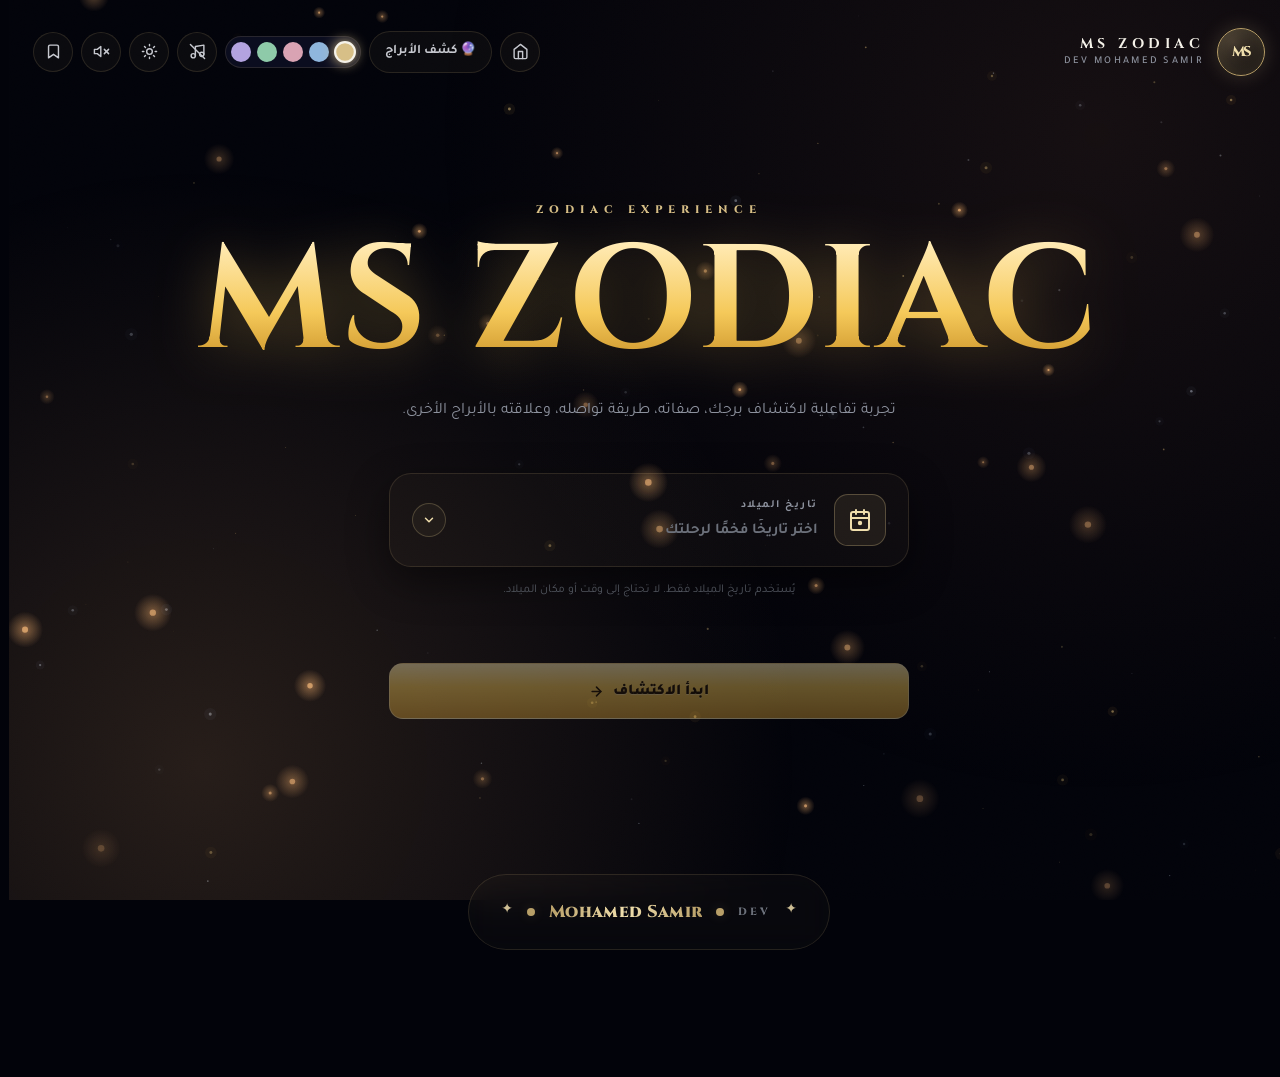
<file: MS_Zodiac_music_controls (1).html>
<!DOCTYPE html>
<html lang="ar" dir="rtl" data-theme="dark" data-accent="gold" data-element="النار">
<head>
<meta charset="UTF-8">
<meta name="viewport" content="width=device-width, initial-scale=1.0, viewport-fit=cover">
<meta name="theme-color" content="#07080b">
<title>MS Zodiac</title>
<link rel="icon" href="data:image/svg+xml,<svg xmlns='http://www.w3.org/2000/svg' viewBox='0 0 100 100'><text y='.9em' font-size='90'>♈</text></svg>">
<link rel="preconnect" href="https://fonts.googleapis.com">
<link rel="preconnect" href="https://fonts.gstatic.com" crossorigin>
<link href="https://fonts.googleapis.com/css2?family=Cinzel:wght@400;500;600;700;800;900&family=Tajawal:wght@300;400;500;700;800;900&display=swap" rel="stylesheet">
<style>
:root{--ease:cubic-bezier(.22,.85,.2,1);--radius-md:22px;--radius-lg:36px;--fast:.3s var(--ease);--font:'Tajawal',system-ui,-apple-system,BlinkMacSystemFont,"Segoe UI","Noto Sans Arabic",Tahoma,Arial,sans-serif;--font-en:'Cinzel',Georgia,serif}
:root[data-accent="gold"]{--accent:#d7bf87;--accent-2:#f0dfad;--accent-3:#b89f68;--accent-rgb:215,191,135}
:root[data-accent="blue"]{--accent:#8fb6dd;--accent-2:#c5def3;--accent-3:#6b93ba;--accent-rgb:143,182,221}
:root[data-accent="rose"]{--accent:#d9a3b3;--accent-2:#f3cdd7;--accent-3:#b5798a;--accent-rgb:217,163,179}
:root[data-accent="emerald"]{--accent:#8ecaa9;--accent-2:#c5e7d6;--accent-3:#68a286;--accent-rgb:142,202,169}
:root[data-accent="violet"]{--accent:#b3a3e0;--accent-2:#d6cbf2;--accent-3:#8a79b8;--accent-rgb:179,163,224}
:root[data-theme="dark"]{--bg:#02030a;--panel:rgba(11,13,31,.72);--panel-solid:#0b0d1f;--panel-2:#151820;--panel-3:rgba(12,14,18,.75);--line:rgba(215,191,135,.14);--line-2:rgba(215,191,135,.28);--text:#f5f2e9;--text-2:#c6c8cf;--muted:#8e939f;--muted-2:#6c717b;--muted-3:#5f646e;--danger:#d88c8c;--ok:#9ec6a8;--glow:rgba(var(--accent-rgb),.2);--shadow-lg:0 30px 90px rgba(0,0,0,.55);--shadow-md:0 14px 40px rgba(0,0,0,.45);--star-op:.65;--particle-op:1;--orb-bg:radial-gradient(circle at 38% 32%,#2f3037,#181a1f 52%,#0d0e11 78%);--cal-bg:rgba(11,13,31,.98);--bg-tint:rgba(var(--accent-rgb),.05);--bg-tint-2:rgba(var(--accent-rgb),.09);--glass-bg:rgba(215,191,135,.03);--noise:.04}
:root[data-theme="light"]{--bg:#faf7f0;--panel:rgba(255,255,255,.72);--panel-solid:#ffffff;--panel-2:#fbf8f1;--panel-3:rgba(253,251,247,.72);--line:rgba(140,105,55,.14);--line-2:rgba(140,105,55,.26);--text:#2a2418;--text-2:#463e2e;--muted:#756b58;--muted-2:#948a76;--muted-3:#b0a792;--danger:#a83c3e;--ok:#2d6f4a;--glow:rgba(var(--accent-rgb),.30);--shadow-lg:0 24px 70px rgba(120,90,45,.14);--shadow-md:0 12px 34px rgba(120,90,45,.10);--star-op:.22;--particle-op:.42;--orb-bg:radial-gradient(circle at 38% 32%,#ffffff,#f9f4e8 55%,#ebe4d2 85%);--cal-bg:rgba(255,255,255,.99);--bg-tint:rgba(var(--accent-rgb),.09);--bg-tint-2:rgba(var(--accent-rgb),.16);--glass-bg:rgba(255,255,255,.55);--noise:.02}
:root[data-element="النار"]{--el-accent:#e8a86a;--el-soft:rgba(232,168,106,.16);--el-rgb:232,168,106}
:root[data-element="الأرض"]{--el-accent:#9dbf94;--el-soft:rgba(157,191,148,.16);--el-rgb:157,191,148}
:root[data-element="الهواء"]{--el-accent:#9dc4e0;--el-soft:rgba(157,196,224,.16);--el-rgb:157,196,224}
:root[data-element="الماء"]{--el-accent:#88b6c9;--el-soft:rgba(136,182,201,.16);--el-rgb:136,182,201}
:root[data-theme="light"][data-element="النار"]{--el-accent:#d97f3d;--el-soft:rgba(217,127,61,.15)}
:root[data-theme="light"][data-element="الأرض"]{--el-accent:#5f8a52;--el-soft:rgba(95,138,82,.15)}
:root[data-theme="light"][data-element="الهواء"]{--el-accent:#4d7fa8;--el-soft:rgba(77,127,168,.15)}
:root[data-theme="light"][data-element="الماء"]{--el-accent:#4a7f95;--el-soft:rgba(74,127,149,.15)}
*{box-sizing:border-box}
html{scroll-behavior:smooth;-webkit-text-size-adjust:100%}
body{margin:0;min-height:100vh;color:var(--text);background:var(--bg);font-family:var(--font);overflow-x:hidden;line-height:1.55;-webkit-font-smoothing:antialiased;padding:env(safe-area-inset-top) env(safe-area-inset-right) env(safe-area-inset-bottom) env(safe-area-inset-left)}
body::after{content:"";position:fixed;inset:0;pointer-events:none;z-index:0;opacity:var(--noise);background-image:url("data:image/svg+xml;utf8,<svg xmlns='http://www.w3.org/2000/svg' width='200' height='200'><filter id='n'><feTurbulence type='fractalNoise' baseFrequency='.9' numOctaves='2' stitchTiles='stitch'/></filter><rect width='100%25' height='100%25' filter='url(%23n)' opacity='.9'/></svg>");mix-blend-mode:overlay}
button,input{font:inherit;color:inherit}
button{cursor:pointer;border:0;background:none;padding:0}
button:focus-visible,input:focus-visible{outline:2px solid var(--accent-3);outline-offset:3px;border-radius:6px}
::selection{background:rgba(var(--accent-rgb),.28)}
::-webkit-scrollbar{width:10px;height:10px}
::-webkit-scrollbar-thumb{background:linear-gradient(180deg,var(--accent-3),var(--accent));border-radius:99px;border:2px solid transparent;background-clip:content-box}
#stars,#element-bg{position:fixed;inset:0;pointer-events:none;z-index:0}
#stars{opacity:var(--star-op);transition:opacity .5s}
#element-bg{opacity:var(--particle-op);transition:opacity .6s}
.element-aura{position:fixed;inset:0;pointer-events:none;z-index:0;opacity:0;transition:opacity 1s var(--ease)}
.element-aura.active{opacity:1}
.element-aura[data-el="النار"]{background:radial-gradient(circle at 15% 85%,rgba(232,168,106,.16),transparent 45%),radial-gradient(circle at 85% 15%,rgba(199,125,82,.10),transparent 50%)}
.element-aura[data-el="الأرض"]{background:radial-gradient(circle at 20% 80%,rgba(157,191,148,.14),transparent 45%),radial-gradient(circle at 80% 20%,rgba(107,143,94,.10),transparent 50%)}
.element-aura[data-el="الهواء"]{background:radial-gradient(circle at 15% 20%,rgba(157,196,224,.14),transparent 45%),radial-gradient(circle at 85% 80%,rgba(107,147,186,.10),transparent 50%)}
.element-aura[data-el="الماء"]{background:radial-gradient(circle at 50% 90%,rgba(136,182,201,.14),transparent 50%),radial-gradient(circle at 50% 10%,rgba(90,127,149,.10),transparent 50%)}
.app{position:relative;z-index:1;max-width:1360px;margin:auto;padding:22px 24px 60px}
.topbar{display:flex;align-items:center;justify-content:space-between;gap:16px;padding:6px 0;flex-wrap:wrap}
.brand{display:flex;align-items:center;gap:13px;user-select:none}
.logo{position:relative;width:48px;height:48px;border:1.5px solid var(--accent-3);border-radius:50%;display:grid;place-items:center;overflow:hidden;background:radial-gradient(circle at 32% 28%,rgba(var(--accent-rgb),.25),rgba(0,0,0,.55));box-shadow:inset 0 0 18px var(--glow),0 0 20px var(--glow)}
.logo::after{content:"";position:absolute;inset:-50%;background:linear-gradient(115deg,transparent 40%,rgba(255,255,255,.85) 49%,transparent 58%);transform:translateX(-90%);animation:shine 4s linear infinite}
.logo span{position:relative;z-index:2;font-weight:800;letter-spacing:-.16em;font-size:14px;color:var(--accent-3);font-family:var(--font-en)}
:root[data-theme="dark"] .logo span{color:var(--accent-2)}
@keyframes shine{to{transform:translateX(90%)}}
.brand-copy{display:flex;flex-direction:column;line-height:1.1}
.brand-name{font-family:var(--font-en);font-weight:700;letter-spacing:.32em;font-size:14px;color:var(--text)}
.brand-maker{font-size:10.5px;color:var(--muted);margin-top:5px;letter-spacing:.22em;font-weight:500;text-transform:uppercase}
.top-actions{display:flex;align-items:center;gap:8px;flex-wrap:wrap}
.icon-btn{width:40px;height:40px;border-radius:50%;display:inline-grid;place-items:center;border:1px solid var(--line);background:rgba(var(--accent-rgb),.04);color:var(--text-2);transition:var(--fast);position:relative}
.icon-btn:hover{border-color:var(--line-2);transform:translateY(-1px);background:var(--bg-tint);color:var(--text);box-shadow:0 0 16px var(--glow)}
.icon-btn[hidden]{display:none}
.icon-btn.active{color:var(--accent-3);border-color:var(--accent-3);background:var(--bg-tint-2)}
:root[data-theme="dark"] .icon-btn.active{color:var(--accent-2);border-color:var(--accent)}
.icon-btn.music-playing{animation:musicBtnPulse 2s ease-in-out infinite}
 .music-control-wrap{position:relative;display:inline-flex;align-items:center}
.music-control-menu{position:absolute;top:calc(100% + 10px);right:0;width:220px;padding:12px;border:1px solid var(--line-2);border-radius:16px;background:var(--panel-solid);box-shadow:0 18px 45px rgba(0,0,0,.45),0 0 24px var(--glow);backdrop-filter:blur(16px);-webkit-backdrop-filter:blur(16px);opacity:0;pointer-events:none;transform:translateY(-6px) scale(.98);transition:opacity .22s var(--ease),transform .22s var(--ease);z-index:5000}
.music-control-menu.open{opacity:1;pointer-events:auto;transform:translateY(0) scale(1)}
.music-control-head{display:flex;align-items:center;justify-content:space-between;gap:8px;margin-bottom:10px}
.music-control-title{font-size:12px;font-weight:800;color:var(--text)}
.music-control-status{font-size:10px;color:var(--muted)}
.music-control-row{display:flex;align-items:center;gap:8px}
.music-mini-btn{width:34px;height:34px;border-radius:10px;border:1px solid var(--line);background:var(--bg-tint);display:grid;place-items:center;color:var(--text-2);transition:var(--fast);flex-shrink:0}
.music-mini-btn:hover{border-color:var(--accent-3);color:var(--accent-2);transform:translateY(-1px)}
.music-volume{width:100%;accent-color:var(--accent)}
.music-control-range{width:100%;height:4px;cursor:pointer}
.music-control-label{display:flex;justify-content:space-between;align-items:center;margin-top:8px;color:var(--muted);font-size:10px}
@media (max-width:720px){.music-control-menu{right:-6px;width:205px}}
@keyframes musicBtnPulse{0%,100%{box-shadow:0 0 0 0 var(--glow)}50%{box-shadow:0 0 0 8px rgba(var(--accent-rgb),0)}}
.ghost-btn{border:1px solid var(--line);padding:10px 15px;border-radius:999px;color:var(--text-2);background:rgba(var(--accent-rgb),.04);transition:var(--fast);display:inline-flex;align-items:center;gap:8px;font-size:13px;font-weight:600}
.ghost-btn:hover{border-color:var(--line-2);transform:translateY(-1px);background:var(--bg-tint);color:var(--accent-2)}
.ghost-btn[hidden]{display:none}
.accent-picker{display:flex;gap:6px;padding:5px;border:1px solid var(--line);border-radius:999px;background:var(--panel-solid);align-items:center}
.accent-swatch{width:20px;height:20px;border-radius:50%;border:2px solid transparent;transition:var(--fast)}
.accent-swatch:hover{transform:scale(1.15)}
.accent-swatch.active{border-color:var(--text);transform:scale(1.1);box-shadow:0 0 12px currentColor}
.accent-swatch[data-accent-value="gold"]{background:#d7bf87;color:#d7bf87}
.accent-swatch[data-accent-value="blue"]{background:#8fb6dd;color:#8fb6dd}
.accent-swatch[data-accent-value="rose"]{background:#d9a3b3;color:#d9a3b3}
.accent-swatch[data-accent-value="emerald"]{background:#8ecaa9;color:#8ecaa9}
.accent-swatch[data-accent-value="violet"]{background:#b3a3e0;color:#b3a3e0}
.view{display:none}
.view.active{display:block;animation:viewIn .5s var(--ease) both}
@keyframes viewIn{from{opacity:0;transform:translateY(10px)}to{opacity:1;transform:none}}
.hero{min-height:calc(100vh - 160px);display:grid;place-items:center;padding:56px 0 40px}
.hero-inner{width:min(940px,100%);text-align:center}
.eyebrow{color:var(--accent-3);font-size:11px;letter-spacing:.55em;text-transform:uppercase;margin-bottom:22px;opacity:0;animation:fadeUp .7s var(--ease) .1s both;font-weight:800;font-family:var(--font-en)}
:root[data-theme="dark"] .eyebrow{color:var(--accent)}
.hero h1{font-size:clamp(54px,11.5vw,168px);line-height:.86;letter-spacing:.02em;margin:0;font-weight:700;opacity:0;animation:fadeUp .9s var(--ease) .2s both;font-family:var(--font-en)}
.hero h1 span{background:linear-gradient(180deg,#fff8d8 0%,#ffe9b0 22%,#f5c95a 55%,#c99127 82%,#8a5f1c 100%);-webkit-background-clip:text;background-clip:text;color:transparent;filter:drop-shadow(0 6px 28px rgba(245,201,90,.35))}
.hero-sub{max-width:640px;margin:30px auto 0;color:var(--muted);font-size:16px;line-height:1.9;opacity:0;animation:fadeUp .9s var(--ease) .35s both}
@keyframes fadeUp{from{opacity:0;transform:translateY(16px)}to{opacity:1;transform:none}}
.birth-zone{margin:46px auto 0;display:flex;flex-direction:column;align-items:center;gap:14px;opacity:0;animation:fadeUp .9s var(--ease) .5s both;width:min(520px,100%)}
.dp-wrap{position:relative;width:100%;z-index:auto}
.dp-field{width:100%;padding:20px 22px;border-radius:var(--radius-md);border:1px solid var(--line);background:var(--glass-bg);backdrop-filter:blur(16px);-webkit-backdrop-filter:blur(16px);box-shadow:var(--shadow-md);transition:var(--fast);cursor:pointer;display:flex;align-items:center;gap:16px;user-select:none}
.dp-field:hover{border-color:var(--line-2);transform:translateY(-2px);box-shadow:var(--shadow-lg),0 0 22px var(--glow)}
.dp-field.filled{border-color:rgba(var(--accent-rgb),.5)}
.dp-field.open{border-color:var(--accent-3);box-shadow:0 20px 60px var(--glow)}
.dp-icon{width:52px;height:52px;flex-shrink:0;border-radius:14px;background:var(--bg-tint-2);border:1px solid rgba(var(--accent-rgb),.3);display:grid;place-items:center;color:var(--accent-3)}
:root[data-theme="dark"] .dp-icon{color:var(--accent-2)}
.dp-icon svg{width:24px;height:24px}
.dp-copy{flex:1;min-width:0;text-align:right}
.dp-label{font-size:11px;color:var(--muted);letter-spacing:.14em;text-transform:uppercase;margin-bottom:5px;font-weight:700}
.dp-value{font-size:17px;font-weight:800;color:var(--text);white-space:nowrap;overflow:hidden;text-overflow:ellipsis}
.dp-value.placeholder{color:var(--muted-2);font-weight:600;font-size:15px}
.dp-chevron{width:34px;height:34px;border-radius:50%;flex-shrink:0;display:grid;place-items:center;color:var(--accent-3);background:var(--bg-tint);border:1px solid rgba(var(--accent-rgb),.25);transition:transform .3s var(--ease)}
:root[data-theme="dark"] .dp-chevron{color:var(--accent-2)}
.dp-field.open .dp-chevron{transform:rotate(180deg)}
.dp-panel{position:absolute;top:calc(100% + 12px);right:0;left:0;background:var(--cal-bg);border:1px solid var(--line-2);border-radius:var(--radius-md);box-shadow:0 40px 100px rgba(0,0,0,.55),0 0 40px var(--glow);padding:22px;opacity:0;pointer-events:none;transform:translateY(-8px) scale(.98);transition:opacity .3s var(--ease),transform .3s var(--ease);backdrop-filter:blur(14px);z-index:2000;max-height:70vh;overflow-y:auto}
.dp-panel.open{opacity:1;pointer-events:auto;transform:translateY(0) scale(1)}
.dp-header{display:flex;align-items:center;justify-content:space-between;gap:12px;padding-bottom:14px;border-bottom:1px solid var(--line);margin-bottom:14px}
.dp-nav{width:38px;height:38px;border-radius:50%;border:1px solid var(--line);background:var(--panel-solid);color:var(--text-2);display:grid;place-items:center;transition:var(--fast)}
.dp-nav:hover:not(:disabled){border-color:var(--accent-3);color:var(--accent-3);background:var(--bg-tint);transform:scale(1.06)}
.dp-nav:disabled{opacity:.3;cursor:not-allowed}
.dp-title{flex:1;text-align:center;cursor:pointer}
.dp-month{font-size:17px;font-weight:850;color:var(--text)}
.dp-year{font-size:11px;color:var(--muted);letter-spacing:.18em;margin-top:3px;font-variant-numeric:tabular-nums;font-family:var(--font-en)}
.dp-weekdays{display:grid;grid-template-columns:repeat(7,1fr);gap:4px;margin-bottom:6px}
.dp-weekday{text-align:center;font-size:11px;color:var(--muted);font-weight:700;padding:8px 0}
.dp-days{display:grid;grid-template-columns:repeat(7,1fr);gap:4px;max-height:280px;overflow-y:auto;padding:2px 0}
.dp-day{aspect-ratio:1;border-radius:10px;border:1px solid transparent;background:transparent;color:var(--text-2);font-size:14px;font-weight:600;display:grid;place-items:center;transition:var(--fast);position:relative;font-variant-numeric:tabular-nums}
.dp-day:hover:not(.empty):not(.disabled){background:var(--bg-tint-2);border-color:rgba(var(--accent-rgb),.4);color:var(--accent-3)}
.dp-day.empty{pointer-events:none;color:transparent}
.dp-day.disabled{opacity:.25;cursor:not-allowed;color:var(--muted-3)}
.dp-day.today{color:var(--accent-3);font-weight:850}
.dp-day.today::after{content:"";position:absolute;bottom:6px;left:50%;transform:translateX(-50%);width:4px;height:4px;border-radius:50%;background:var(--accent-3);box-shadow:0 0 8px var(--accent-3)}
.dp-day.selected{background:linear-gradient(180deg,var(--accent),var(--accent-3));color:#fff;font-weight:850;border-color:var(--accent-3);box-shadow:0 8px 20px var(--glow);transform:scale(1.05)}
:root[data-theme="dark"] .dp-day.selected{background:linear-gradient(180deg,var(--accent-2),var(--accent));color:#1a160a}
.dp-mini-grid{display:grid;grid-template-columns:repeat(3,1fr);gap:6px;max-height:280px;overflow-y:auto;padding:4px 0}
.dp-mini-item{padding:14px 8px;border-radius:10px;border:1px solid var(--line);background:var(--panel-solid);color:var(--text-2);font-size:13px;font-weight:700;transition:var(--fast);text-align:center}
.dp-mini-item:hover{border-color:var(--accent-3);color:var(--accent-3);background:var(--bg-tint)}
.dp-mini-item.active{background:linear-gradient(180deg,var(--accent),var(--accent-3));color:#fff;border-color:var(--accent-3)}
:root[data-theme="dark"] .dp-mini-item.active{background:linear-gradient(180deg,var(--accent-2),var(--accent));color:#1a160a}
.dp-footer{display:flex;gap:8px;padding-top:14px;border-top:1px solid var(--line);margin-top:14px;flex-wrap:wrap;align-items:center}
.dp-quick{padding:10px 14px;border-radius:10px;border:1px solid var(--line);background:var(--panel-solid);color:var(--text-2);font-size:12px;font-weight:700;transition:var(--fast);display:inline-flex;align-items:center;gap:6px}
.dp-quick:hover{border-color:var(--accent-3);color:var(--accent-3);background:var(--bg-tint)}
.dp-confirm{margin-right:auto;padding:10px 22px;border-radius:10px;background:linear-gradient(180deg,var(--accent),var(--accent-3));color:#fff;font-weight:850;font-size:13px;border:1px solid var(--accent-3);transition:var(--fast)}
:root[data-theme="dark"] .dp-confirm{background:linear-gradient(180deg,var(--accent-2),var(--accent));color:#1a160a}
.dp-confirm:hover:not(:disabled){transform:translateY(-1px);box-shadow:0 10px 24px var(--glow)}
.dp-confirm:disabled{opacity:.4;cursor:not-allowed;transform:none}
.helper{color:var(--muted-3);font-size:12px;text-align:center}
.error{min-height:20px;color:var(--danger);font-size:12.5px;font-weight:600;text-align:center}
.error:empty{opacity:0}
.start-btn-wrap{margin-top:16px;width:100%}
.start-btn{width:100%;min-height:56px;padding:0 26px;border-radius:14px;border:1.5px solid rgba(255,240,190,.6);background:linear-gradient(180deg,#ffeeb6 0%,#f5c95a 42%,#cf9a36 100%);color:#241603;font-weight:850;font-size:15px;transition:var(--fast);box-shadow:0 12px 30px var(--glow),inset 0 1px 0 rgba(255,255,255,.5);display:inline-flex;align-items:center;justify-content:center;gap:9px;position:relative;overflow:hidden;text-shadow:0 1px 0 rgba(255,255,255,.35)}
.start-btn::before{content:"";position:absolute;inset:0;background:linear-gradient(90deg,transparent 0%,rgba(255,255,255,.6) 50%,transparent 100%);transform:translateX(-130%);transition:transform .9s ease}
.start-btn:hover:not(:disabled)::before{transform:translateX(130%)}
.start-btn:hover:not(:disabled){transform:translateY(-2px);box-shadow:0 20px 44px var(--glow),inset 0 1px 0 rgba(255,255,255,.6)}
.start-btn:disabled{opacity:.4;cursor:not-allowed;transform:none;box-shadow:none}
.discover{padding:44px 0 24px}
.discover-shell{position:relative;overflow:hidden;border:1px solid var(--line);border-radius:var(--radius-lg);background:var(--panel);backdrop-filter:blur(16px);-webkit-backdrop-filter:blur(16px);box-shadow:var(--shadow-lg)}
.discover-shell::before{content:"";position:absolute;inset:0;background:radial-gradient(circle at 50% 40%,var(--el-soft,var(--glow)),transparent 55%);opacity:0;transition:opacity 1s;pointer-events:none}
.discover-shell.revealed::before{opacity:1}
.discover-top{display:flex;justify-content:space-between;align-items:flex-start;gap:20px;padding:24px 28px;border-bottom:1px solid var(--line);position:relative;z-index:2}
.kicker{font-size:11px;color:var(--muted);letter-spacing:.2em;text-transform:uppercase;font-weight:700;font-family:var(--font-en)}
.discover-date{font-size:13.5px;color:var(--text-2);margin-top:7px;font-weight:600}
.progress-wrap{text-align:left}
.progress{width:160px;height:4px;background:var(--line);border-radius:999px;overflow:hidden;margin-top:10px;position:relative}
.progress span{display:block;width:0;height:100%;background:linear-gradient(90deg,var(--accent-3),var(--accent-2));transition:width .9s var(--ease);border-radius:inherit;box-shadow:0 0 10px var(--accent-2);position:relative;overflow:hidden}
.progress-label{font-size:10.5px;color:var(--muted-2);margin-top:6px;letter-spacing:.05em;font-variant-numeric:tabular-nums;font-family:var(--font-en)}
.reveal-stage{--radius:clamp(120px,20vw,255px);min-height:600px;display:grid;place-items:center;position:relative;padding:56px 22px 68px;isolation:isolate}
.ring{position:absolute;width:min(540px,72vw);aspect-ratio:1;border-radius:50%;border:1px solid var(--line);pointer-events:none}
.ring::before,.ring::after{content:"";position:absolute;inset:8%;border-radius:50%;border:1px solid rgba(var(--el-rgb),.13)}
.ring::after{inset:28%;border-color:rgba(var(--el-rgb),.09)}
.ring-a{animation:slowspin 20s linear infinite}
.ring-b{width:min(400px,58vw);animation:slowspin 15s linear infinite reverse;opacity:.7}
@keyframes slowspin{to{transform:rotate(360deg)}}
.orbit-signs{position:absolute;inset:0;z-index:4;pointer-events:none}
.orbit-sign-btn{position:absolute;left:50%;top:50%;width:50px;height:50px;border-radius:50%;border:1px solid var(--line-2);background:var(--panel-solid);color:var(--accent-3);display:grid;place-items:center;font-size:20px;pointer-events:auto;transition:transform .5s var(--ease),border-color .3s,background .3s,box-shadow .3s,opacity .5s;box-shadow:var(--shadow-md);opacity:0;transform:translate(-50%,-50%) translate(calc(cos(var(--angle)) * var(--radius)),calc(sin(var(--angle)) * var(--radius)));font-family:var(--font-en);cursor:pointer}
@supports not (width: calc(cos(45deg) * 1px)){.orbit-sign-btn{transform:translate(-50%,-50%) translate(calc(var(--tx) * var(--radius)),calc(var(--ty) * var(--radius)))}}
.reveal-stage.play .orbit-sign-btn{opacity:1}
.orbit-sign-btn:hover{border-color:var(--accent-3);background:var(--panel-2);box-shadow:0 12px 28px var(--glow),0 0 20px var(--glow);z-index:6;transform:translate(-50%,-50%) translate(calc(cos(var(--angle)) * var(--radius)),calc(sin(var(--angle)) * var(--radius))) scale(1.12)}
.orb{width:220px;aspect-ratio:1;border-radius:50%;position:relative;z-index:3;display:grid;place-items:center;background:radial-gradient(circle at 32% 26%,#fff8d4 0%,#ffe08a 8%,#f5c95a 22%,#d4941f 46%,#7a4c0e 72%,#2a1704 92%,#150a02 100%);border:1px solid var(--el-accent,var(--accent));box-shadow:inset -22px -28px 60px rgba(0,0,0,.78),inset 14px 18px 50px rgba(255,225,150,.42),inset 0 0 20px rgba(255,240,200,.35),0 0 45px rgba(255,205,90,.6),0 0 100px rgba(255,165,50,.42),0 0 180px rgba(255,125,20,.24);animation:orbBreath 5s ease-in-out infinite}
:root[data-theme="light"] .orb{background:var(--orb-bg);box-shadow:inset 0 0 60px var(--glow),0 40px 90px rgba(0,0,0,.1),0 0 60px var(--glow)}
@keyframes orbBreath{0%,100%{filter:brightness(1)}50%{filter:brightness(1.14)}}
.orb::before{content:"";position:absolute;inset:-30%;border-radius:50%;background:radial-gradient(circle,var(--el-soft,var(--glow)),transparent 60%);opacity:.7;z-index:-1;animation:pulseGlow 5s ease-in-out infinite}
.orb::after{content:"";position:absolute;inset:12%;border-radius:50%;border:1px solid rgba(255,235,180,.22);box-shadow:inset 0 0 30px rgba(255,220,140,.25);pointer-events:none}
@keyframes pulseGlow{0%,100%{transform:scale(1);opacity:.5}50%{transform:scale(1.08);opacity:.85}}
.orb-symbol{font-size:80px;line-height:1;transform:translateY(-8px);color:#fffbe8;text-shadow:0 0 16px rgba(255,240,190,1),0 0 34px rgba(255,205,90,.9),0 0 70px rgba(255,155,25,.65),0 0 120px rgba(255,120,20,.4);font-family:var(--font-en);font-weight:400;animation:symbolFloat 7s ease-in-out infinite}
:root[data-theme="light"] .orb-symbol{color:var(--el-accent,var(--accent));text-shadow:0 0 34px var(--el-soft,var(--glow))}
@keyframes symbolFloat{0%,100%{transform:translateY(-8px)}50%{transform:translateY(-13px)}}
.orb-meta{position:absolute;bottom:26px;text-align:center;width:100%}
.orb-name{font-size:22px;font-weight:850;color:#fffbe8;text-shadow:0 0 18px rgba(255,205,90,.85),0 2px 4px rgba(0,0,0,.6)}
:root[data-theme="light"] .orb-name{color:var(--text);text-shadow:none}
.orb-range{font-size:10.5px;color:rgba(255,235,190,.9);margin-top:4px;text-shadow:0 1px 3px rgba(0,0,0,.6)}
:root[data-theme="light"] .orb-range{color:var(--muted);text-shadow:none}
.reveal-copy{position:absolute;bottom:24px;text-align:center;color:var(--muted-2);font-size:12px;display:flex;align-items:center;gap:8px}
.reveal-copy::before,.reveal-copy::after{content:"";width:26px;height:1px;background:linear-gradient(90deg,transparent,var(--line-2))}
.reveal-copy::after{background:linear-gradient(90deg,var(--line-2),transparent)}
.reveal-stage.play .orb{animation:orbIn 1s var(--ease) both,orbBreath 5s ease-in-out 1s infinite}
@keyframes orbIn{0%{transform:scale(.5) rotate(-20deg);opacity:0;filter:blur(12px)}60%{filter:blur(0)}100%{transform:scale(1) rotate(0);opacity:1}}
.confetti{position:fixed;inset:0;pointer-events:none;z-index:150}
.wheel-section{margin-top:18px;border:1px solid var(--line);border-radius:var(--radius-lg);background:var(--panel);backdrop-filter:blur(20px);-webkit-backdrop-filter:blur(20px);padding:36px 32px;position:relative;overflow:hidden}
.wheel-section::before{content:"";position:absolute;inset:0;background:radial-gradient(circle at 50% 50%,var(--el-soft,var(--glow)),transparent 60%);opacity:.5;pointer-events:none}
.wheel-header{display:flex;justify-content:space-between;align-items:flex-end;gap:16px;flex-wrap:wrap;margin-bottom:24px;position:relative;z-index:2}
.wheel-layout{display:grid;grid-template-columns:minmax(0,1fr) minmax(0,1fr);gap:36px;align-items:center;position:relative;z-index:2}
.wheel-svg-wrap{position:relative;width:100%;max-width:560px;margin:auto}
.zodiac-wheel{width:100%;height:auto;overflow:visible;display:block;filter:drop-shadow(0 20px 60px rgba(0,0,0,.4))}
:root[data-theme="light"] .zodiac-wheel{filter:drop-shadow(0 20px 60px rgba(120,90,45,.15))}
.zodiac-wheel .ring-bg{fill:none;stroke:var(--line);stroke-width:1}
.zodiac-wheel .ring-thin{fill:none;stroke:var(--line-2);stroke-width:.6}
.zodiac-wheel .ring-accent{fill:none;stroke:rgba(var(--accent-rgb),.35);stroke-width:1.5;stroke-dasharray:2 4}
.zodiac-wheel .el-arc{stroke-width:4;fill:none;stroke-linecap:round;opacity:.9}
.zodiac-wheel .el-arc.fire{stroke:#e8a86a}
.zodiac-wheel .el-arc.earth{stroke:#9dbf94}
.zodiac-wheel .el-arc.air{stroke:#9dc4e0}
.zodiac-wheel .el-arc.water{stroke:#88b6c9}
.zodiac-wheel .sign-node{cursor:pointer;transition:transform .3s var(--ease)}
.zodiac-wheel .sign-node:hover{transform:scale(1.15);transform-box:fill-box;transform-origin:center}
.zodiac-wheel .sign-circle{fill:var(--panel-solid);stroke:var(--line-2);stroke-width:1.5;transition:all .3s var(--ease)}
.zodiac-wheel .sign-node.active .sign-circle{fill:var(--bg-tint-2);stroke:var(--accent-3);stroke-width:2.5;filter:drop-shadow(0 0 8px var(--glow))}
.zodiac-wheel .sign-symbol{font-size:20px;text-anchor:middle;dominant-baseline:central;fill:var(--text);font-weight:600;pointer-events:none;font-family:var(--font-en)}
.zodiac-wheel .sign-name-small{font-size:9px;text-anchor:middle;fill:var(--muted);font-weight:700;pointer-events:none}
.zodiac-wheel .aspect-line{stroke-width:1.5;fill:none;stroke-linecap:round;transition:all .5s var(--ease);pointer-events:none}
.zodiac-wheel .aspect-line.strong{stroke:#f0dfad;stroke-width:2.5;opacity:.85;filter:drop-shadow(0 0 4px rgba(240,223,173,.6))}
.zodiac-wheel .aspect-line.medium{stroke:#9ec6a8;stroke-width:1.8;opacity:.7}
.zodiac-wheel .aspect-line.weak{stroke:#6c717b;stroke-width:1;opacity:.4;stroke-dasharray:3 3}
.zodiac-wheel .aspect-line.tension{stroke:#d88c8c;stroke-width:1.2;opacity:.5;stroke-dasharray:4 4}
.zodiac-wheel .center-symbol{font-size:64px;text-anchor:middle;dominant-baseline:central;fill:var(--el-accent,var(--accent));font-weight:600;font-family:var(--font-en);filter:drop-shadow(0 0 20px var(--el-soft,var(--glow)))}
.zodiac-wheel .center-name{font-size:16px;text-anchor:middle;fill:var(--text);font-weight:850}
.zodiac-wheel .center-range{font-size:10px;text-anchor:middle;fill:var(--muted)}
.wheel-info{padding:22px;border:1px solid var(--line);border-radius:18px;background:var(--panel-3);backdrop-filter:blur(12px);position:relative;overflow:hidden}
.wheel-info .wi-symbol{font-size:52px;color:var(--el-accent,var(--accent));line-height:1;margin-bottom:10px;font-family:var(--font-en);filter:drop-shadow(0 0 20px var(--el-soft,var(--glow)))}
.wheel-info h3{margin:0 0 6px;font-size:22px;font-weight:850;letter-spacing:-.02em}
.wheel-info .wi-range{font-size:12px;color:var(--muted);margin-bottom:14px}
.wheel-info p{margin:0;font-size:13.5px;color:var(--muted);line-height:1.9}
.wheel-info .wi-tags{display:flex;gap:6px;flex-wrap:wrap;margin-top:14px}
.wheel-info .wi-tag{font-size:10.5px;padding:4px 10px;border:1px solid var(--line);border-radius:999px;background:rgba(var(--accent-rgb),.04);color:var(--text-2);font-weight:700}
.wheel-aspects{display:grid;grid-template-columns:repeat(2,1fr);gap:6px;margin-top:12px}
.wheel-aspect-row{display:flex;justify-content:space-between;gap:8px;font-size:12px;padding:8px 12px;border:1px solid var(--line);border-radius:10px;background:rgba(var(--accent-rgb),.04);font-weight:700}
.wheel-aspect-row .as-name{color:var(--text-2)}
.wheel-aspect-row .as-score{font-weight:850;font-variant-numeric:tabular-nums;font-family:var(--font-en)}
.profile{padding:10px 0 0}
.profile-head{display:grid;grid-template-columns:1.05fr .95fr;gap:18px;align-items:stretch}
.identity,.snapshot,.radar-card,.mbti-card,.energy-card,.music-card{border:1px solid var(--line);border-radius:var(--radius-lg);background:var(--panel);backdrop-filter:blur(16px);-webkit-backdrop-filter:blur(16px);padding:30px}
.identity{min-height:300px;display:flex;flex-direction:column;justify-content:space-between;position:relative;overflow:hidden}
.identity::before{content:"";position:absolute;top:-40%;right:-20%;width:60%;aspect-ratio:1;border-radius:50%;background:radial-gradient(circle,var(--el-soft,var(--glow)),transparent 70%);pointer-events:none;opacity:.8}
.identity-top{display:flex;align-items:flex-start;justify-content:space-between;gap:16px;position:relative;z-index:1}
.sign-symbol{font-size:82px;line-height:.85;font-weight:400;color:var(--el-accent,var(--accent));text-shadow:0 0 40px var(--el-soft,var(--glow));font-family:var(--font-en);filter:drop-shadow(0 0 24px var(--el-soft,var(--glow)))}
.sign-index{font-size:11px;letter-spacing:.24em;color:var(--muted);font-variant-numeric:tabular-nums;font-family:var(--font-en)}
.identity h2{font-size:clamp(46px,7.2vw,92px);line-height:.88;letter-spacing:-.06em;margin:10px 0 0;font-weight:850}
.identity-range{color:var(--muted);margin-top:14px;font-size:14px}
.tags{display:flex;flex-wrap:wrap;gap:8px;margin-top:22px}
.tag{font-size:11px;color:var(--text-2);border:1px solid var(--line);padding:8px 11px;border-radius:999px;background:rgba(var(--accent-rgb),.04);display:inline-flex;align-items:center;gap:6px;font-weight:600}
.snapshot{display:grid;grid-template-columns:1fr 1fr;gap:1px;background:var(--line);padding:1px;overflow:hidden;backdrop-filter:blur(16px)}
.stat{background:var(--panel-solid);padding:24px;min-height:118px;display:flex;flex-direction:column;justify-content:center;transition:background var(--fast)}
.stat:hover{background:var(--panel-2)}
.stat-label{font-size:11px;color:var(--muted);margin-bottom:9px;letter-spacing:.06em;font-weight:700}
.stat-value{font-size:19px;font-weight:800;letter-spacing:-.02em}
.stat-value .stat-ico{display:inline-block;animation:iconPulse 3s ease-in-out infinite;margin-left:6px}
@keyframes iconPulse{0%,100%{transform:scale(1)}50%{transform:scale(1.15)}}
.music-card{margin-top:18px;display:grid;grid-template-columns:auto 1fr auto;gap:22px;align-items:center;background:linear-gradient(135deg,var(--bg-tint-2),var(--panel));position:relative;overflow:hidden}
.music-card::before{content:"";position:absolute;top:-50%;left:-20%;width:70%;aspect-ratio:1;border-radius:50%;background:radial-gradient(circle,var(--el-soft,var(--glow)),transparent 70%);opacity:.7;pointer-events:none}
.music-icon{width:64px;height:64px;border-radius:50%;background:linear-gradient(135deg,var(--el-accent,var(--accent)),var(--accent-3));display:grid;place-items:center;color:#fff;font-size:28px;box-shadow:0 8px 24px var(--glow);position:relative;z-index:1}
:root[data-theme="dark"] .music-icon{color:#1a160a}
.music-icon.playing{animation:musicPulse 1.5s ease-in-out infinite}
@keyframes musicPulse{0%,100%{transform:scale(1)}50%{transform:scale(1.06)}}
.music-info{position:relative;z-index:1}
.music-info h4{margin:0 0 6px;font-size:17px;font-weight:850}
.music-info p{margin:0;color:var(--muted);font-size:12.5px;line-height:1.7}
.music-meta{display:flex;gap:8px;margin-top:10px;flex-wrap:wrap}
.music-tag{font-size:10.5px;padding:4px 10px;border:1px solid var(--line);border-radius:999px;background:var(--panel-solid);color:var(--text-2);font-weight:700}
.music-controls{display:flex;gap:8px;position:relative;z-index:1;align-items:center}
.music-btn{width:52px;height:52px;border-radius:50%;background:var(--el-accent,var(--accent));color:#fff;border:1px solid var(--accent-3);display:grid;place-items:center;transition:var(--fast);box-shadow:0 6px 18px var(--glow)}
:root[data-theme="dark"] .music-btn{color:#1a160a}
.music-btn:hover{transform:translateY(-2px) scale(1.05)}
.music-eq{display:flex;gap:3px;align-items:flex-end;height:20px}
.music-eq span{width:3px;background:var(--el-accent,var(--accent));border-radius:2px;animation:eqBar 1s ease-in-out infinite}
.music-eq span:nth-child(1){animation-delay:0s;height:40%}
.music-eq span:nth-child(2){animation-delay:.15s;height:70%}
.music-eq span:nth-child(3){animation-delay:.3s;height:50%}
.music-eq span:nth-child(4){animation-delay:.45s;height:90%}
.music-eq span:nth-child(5){animation-delay:.6s;height:60%}
@keyframes eqBar{0%,100%{transform:scaleY(1)}50%{transform:scaleY(.4)}}
.mbti-card{margin-top:18px;display:grid;grid-template-columns:1fr 1fr;gap:22px}
.mbti-col h3{margin:0 0 14px;font-size:18px;font-weight:850}
.mbti-types{display:flex;gap:10px;flex-wrap:wrap;margin-bottom:18px}
.mbti-badge{padding:10px 16px;border:1px solid var(--accent-3);border-radius:12px;background:var(--bg-tint-2);color:var(--accent-3);font-weight:850;font-size:15px;letter-spacing:.04em;font-family:var(--font-en)}
:root[data-theme="dark"] .mbti-badge{border-color:var(--accent);color:var(--accent-2)}
.big5-row{display:flex;flex-direction:column;gap:10px}
.big5-item{display:flex;justify-content:space-between;align-items:center;gap:12px}
.big5-item .name{font-size:12.5px;color:var(--text-2);font-weight:600;min-width:100px}
.big5-bar{flex:1;height:8px;background:var(--line);border-radius:99px;overflow:hidden;position:relative}
.big5-bar span{display:block;width:0;height:100%;background:linear-gradient(90deg,var(--el-accent,var(--accent)),var(--accent-2));border-radius:inherit;transition:width 1.2s var(--ease);box-shadow:0 0 10px var(--glow);position:relative;overflow:hidden}
.big5-item .val{font-size:12px;color:var(--accent-3);font-weight:850;min-width:36px;text-align:left;font-variant-numeric:tabular-nums;font-family:var(--font-en)}
.big5-desc{font-size:11.5px;color:var(--muted-2);margin-top:12px;line-height:1.8}
.radar-card{margin-top:18px;display:grid;grid-template-columns:240px 1fr;gap:26px;align-items:center}
.radar-svg{width:100%;height:auto;overflow:visible}
.radar-svg .grid-line{fill:none;stroke:var(--line);stroke-width:1}
.radar-svg .axis{stroke:var(--line);stroke-width:1}
.radar-svg .poly{fill:var(--el-soft,var(--glow));stroke:var(--el-accent,var(--accent));stroke-width:2;stroke-linejoin:round;filter:drop-shadow(0 0 8px var(--glow))}
.radar-svg .dot{fill:var(--el-accent,var(--accent));filter:drop-shadow(0 0 4px var(--glow))}
.radar-svg .label{fill:var(--muted);font-size:9.5px;text-anchor:middle;font-weight:700}
.radar-info h3{margin:0 0 10px;font-size:20px;font-weight:850}
.radar-info p{margin:0 0 14px;color:var(--muted);font-size:13px;line-height:1.85}
.radar-legend{display:flex;flex-wrap:wrap;gap:8px}
.radar-legend span{font-size:11px;color:var(--text-2);padding:6px 10px;border:1px solid var(--line);border-radius:999px;background:rgba(var(--accent-rgb),.04);font-weight:600}
.radar-legend strong{color:var(--el-accent,var(--accent));font-weight:850;margin-right:4px;font-family:var(--font-en)}
.energy-card{margin-top:18px;display:grid;grid-template-columns:auto 1fr;gap:26px;align-items:center}
.energy-gauge{position:relative;width:170px;height:170px}
.energy-gauge svg{transform:rotate(-90deg);width:100%;height:100%}
.energy-gauge circle{fill:none;stroke-width:10;stroke-linecap:round}
.energy-gauge .bg-c{stroke:var(--line)}
.energy-gauge .fg-c{stroke:url(#energyGrad);stroke-dasharray:408;stroke-dashoffset:408;transition:stroke-dashoffset 1.4s var(--ease);filter:drop-shadow(0 0 8px var(--glow))}
.energy-gauge .level{position:absolute;inset:0;display:grid;place-items:center;font-size:38px;font-weight:850;letter-spacing:-.04em;font-variant-numeric:tabular-nums;font-family:var(--font-en)}
.energy-gauge .level small{font-size:13px;color:var(--muted);font-weight:600;margin-right:2px}
.energy-info h3{margin:0 0 8px;font-size:20px;font-weight:850}
.energy-bars{display:flex;gap:16px;flex-wrap:wrap}
.energy-bars > div{flex:1;min-width:90px;border:1px solid var(--line);border-radius:12px;padding:12px;background:var(--panel-3)}
.energy-bars small{display:block;font-size:10px;color:var(--muted-2);letter-spacing:.1em;text-transform:uppercase;margin-bottom:5px;font-weight:700}
.energy-bars strong{font-size:17px;font-weight:850;color:var(--accent-3);font-variant-numeric:tabular-nums;font-family:var(--font-en)}
:root[data-theme="dark"] .energy-bars strong{color:var(--accent-2)}
.myth-section{margin-top:18px;border:1px solid var(--line);border-radius:var(--radius-lg);padding:36px 32px;background:var(--panel);backdrop-filter:blur(16px);position:relative;overflow:hidden}
.myth-content{margin-top:26px;padding:34px;border:1px solid var(--line);border-radius:22px;background:var(--panel-3);backdrop-filter:blur(10px);position:relative;overflow:hidden;min-height:200px}
.myth-content::before{content:"❝";position:absolute;top:-20px;right:20px;font-size:110px;color:rgba(var(--accent-rgb),.10);line-height:1;pointer-events:none;font-family:Georgia,serif}
.myth-content h4{margin:0 0 6px;font-weight:850;color:var(--accent-3);position:relative;z-index:1;font-size:22px}
:root[data-theme="dark"] .myth-content h4{color:var(--accent-2)}
.myth-source{font-size:11px;color:var(--muted-2);letter-spacing:.16em;text-transform:uppercase;margin-bottom:18px;font-weight:700;position:relative;z-index:1;font-family:var(--font-en)}
.myth-content p{margin:0 0 16px;font-size:15px;line-height:2.15;color:var(--text-2);position:relative;z-index:1}
.myth-content p:last-child{margin-bottom:0}
.myth-wisdom{margin-top:22px;padding:18px 22px;border-right:3px solid var(--el-accent,var(--accent));background:var(--bg-tint);border-radius:0 12px 12px 0;font-style:italic;font-size:14.5px;line-height:1.95;color:var(--text);position:relative;z-index:1}
.myth-wisdom strong{color:var(--accent-3);font-style:normal;font-weight:800}
:root[data-theme="dark"] .myth-wisdom strong{color:var(--accent-2)}
.myth-context{margin-top:18px;padding-top:18px;border-top:1px dashed var(--line);font-size:12.5px;color:var(--muted-2);line-height:1.85;position:relative;z-index:1;font-style:italic}
.twin-section{margin-top:18px;border:1px solid var(--line);border-radius:var(--radius-lg);padding:32px;background:var(--panel);backdrop-filter:blur(16px);position:relative;overflow:hidden}
.twin-section::before{content:"";position:absolute;top:-30%;right:-15%;width:55%;aspect-ratio:1;border-radius:50%;background:radial-gradient(circle,var(--el-soft,var(--glow)),transparent 70%);opacity:.5;pointer-events:none}
.twin-hero{display:grid;grid-template-columns:auto 1fr;gap:26px;align-items:center;margin-top:22px;padding:28px;border:1px solid var(--line);border-radius:22px;background:linear-gradient(135deg,var(--bg-tint-2),var(--panel-3));position:relative;overflow:hidden}
.twin-hero::before{content:"";position:absolute;top:-40%;left:-10%;width:55%;aspect-ratio:1;border-radius:50%;background:radial-gradient(circle,var(--el-soft,var(--glow)),transparent 70%);opacity:.6;pointer-events:none}
.twin-avatar{width:110px;height:110px;border-radius:50%;background:linear-gradient(135deg,var(--accent),var(--accent-3));display:grid;place-items:center;color:#fff;font-weight:850;font-size:32px;flex-shrink:0;box-shadow:0 15px 40px var(--glow);position:relative;z-index:1;border:3px solid var(--accent-3);letter-spacing:-.02em;text-align:center;line-height:1.1;font-family:var(--font-en);animation:avatarFloat 5s ease-in-out infinite}
:root[data-theme="dark"] .twin-avatar{color:#1a160a}
@keyframes avatarFloat{0%,100%{transform:translateY(0)}50%{transform:translateY(-8px)}}
.twin-info{position:relative;z-index:1}
.twin-eyebrow{font-size:11px;color:var(--accent-3);letter-spacing:.24em;text-transform:uppercase;font-weight:800;margin-bottom:8px;font-family:var(--font-en)}
:root[data-theme="dark"] .twin-eyebrow{color:var(--accent)}
.twin-info h3{margin:0 0 6px;font-size:clamp(24px,3.6vw,34px);font-weight:850;letter-spacing:-.03em;line-height:1.1}
.twin-meta{display:flex;gap:10px;flex-wrap:wrap;align-items:center;margin-bottom:12px}
.twin-year{font-size:13px;font-weight:850;color:var(--accent-3);padding:4px 12px;border:1px solid var(--accent-3);border-radius:999px;background:var(--bg-tint);font-family:var(--font-en)}
:root[data-theme="dark"] .twin-year{color:var(--accent-2);border-color:var(--accent)}
.twin-role{font-size:12.5px;color:var(--muted);font-weight:700}
.twin-desc{margin:0;font-size:14px;line-height:1.95;color:var(--text-2)}
.twin-note{margin-top:14px;padding:12px 16px;border-right:3px solid var(--el-accent,var(--accent));background:var(--bg-tint);border-radius:0 12px 12px 0;font-size:12.5px;color:var(--muted);line-height:1.85}
.twin-note strong{color:var(--accent-3);font-weight:800}
:root[data-theme="dark"] .twin-note strong{color:var(--accent-2)}
.twin-refresh{text-align:center;margin-top:16px}
.explore{margin-top:18px;border:1px solid var(--line);border-radius:var(--radius-lg);background:var(--panel);backdrop-filter:blur(16px);overflow:hidden}
.explore-nav{display:flex;gap:4px;padding:10px;border-bottom:1px solid var(--line);overflow-x:auto;scrollbar-width:none}
.explore-nav::-webkit-scrollbar{display:none}
.mode-btn{white-space:nowrap;color:var(--muted);padding:12px 16px;border-radius:12px;transition:var(--fast);font-size:13px;font-weight:700}
.mode-btn:hover{color:var(--text);background:var(--bg-tint)}
.mode-btn.active{background:linear-gradient(180deg,var(--accent),var(--accent-3));color:#fff;font-weight:800;box-shadow:0 6px 18px var(--glow)}
:root[data-theme="dark"] .mode-btn.active{background:var(--accent-2);color:#1a160a}
.explore-body{padding:32px}
.mode-title{font-size:12px;color:var(--accent-3);letter-spacing:.2em;text-transform:uppercase;font-weight:800;font-family:var(--font-en)}
:root[data-theme="dark"] .mode-title{color:var(--accent)}
.mode-heading{font-size:clamp(28px,4vw,48px);margin:12px 0 0;letter-spacing:-.05em;font-weight:850}
.mode-text{max-width:900px;color:var(--muted);line-height:2.05;font-size:15px;margin-top:18px}
.feature-grid{display:grid;grid-template-columns:repeat(3,1fr);gap:10px;margin-top:26px}
.feature{padding:20px;border:1px solid var(--line);border-radius:18px;background:var(--panel-3);min-height:135px;transition:var(--fast)}
.feature:hover{transform:translateY(-3px);border-color:var(--line-2);background:var(--panel-2);box-shadow:0 10px 30px rgba(0,0,0,.3)}
.feature-num{color:var(--accent-3);font-size:11px;letter-spacing:.16em;font-variant-numeric:tabular-nums;font-weight:850;font-family:var(--font-en)}
:root[data-theme="dark"] .feature-num{color:var(--accent)}
.feature h4{margin:12px 0 8px;font-size:15px;font-weight:800}
.feature p{margin:0;color:var(--muted);font-size:12.5px;line-height:1.85}
.meter-grid{display:grid;grid-template-columns:1fr 1fr;gap:14px;margin-top:26px}
.meter{padding:18px 20px;border:1px solid var(--line);border-radius:18px;background:var(--panel-3)}
.meter-head{display:flex;justify-content:space-between;gap:15px;color:var(--text-2);font-size:12.5px;font-weight:700}
.meter-head span:last-child{color:var(--accent-3);font-variant-numeric:tabular-nums;font-weight:850;font-family:var(--font-en)}
.meter-bar{height:6px;background:var(--line);border-radius:999px;overflow:hidden;margin-top:13px}
.meter-bar span{display:block;width:0;height:100%;background:linear-gradient(90deg,var(--ok),var(--accent-3));border-radius:inherit;transition:width 1.2s var(--ease);box-shadow:0 0 8px var(--glow)}
.meter.animate .meter-bar span{width:var(--w)}
.section-block{margin-top:18px;border:1px solid var(--line);border-radius:var(--radius-lg);padding:32px;background:var(--panel);backdrop-filter:blur(16px)}
.section-head{display:flex;justify-content:space-between;gap:15px;align-items:flex-end;flex-wrap:wrap}
.section-kicker{font-size:11px;color:var(--muted);letter-spacing:.2em;text-transform:uppercase;font-family:var(--font-en);font-weight:700}
.section-title{font-size:clamp(28px,4vw,50px);margin:10px 0 0;letter-spacing:-.05em;font-weight:850;line-height:1}
.top3-grid{display:grid;grid-template-columns:repeat(3,1fr);gap:12px;margin-top:24px}
.top-match{border:1px solid var(--line);border-radius:20px;padding:24px;background:var(--panel-3);position:relative;overflow:hidden;transition:var(--fast);cursor:pointer}
.top-match:hover{transform:translateY(-4px);border-color:var(--accent-3);box-shadow:0 12px 40px rgba(0,0,0,.4),0 0 30px var(--glow)}
.top-match.rank-1{border-color:var(--accent-3);background:linear-gradient(180deg,var(--bg-tint-2),var(--panel-3));box-shadow:0 0 30px var(--glow)}
.top-match .rank{position:absolute;top:14px;left:14px;width:32px;height:32px;border-radius:50%;background:linear-gradient(180deg,var(--accent-2),var(--accent));color:#1a160a;display:grid;place-items:center;font-weight:850;font-size:14px;font-family:var(--font-en);box-shadow:0 4px 12px var(--glow)}
.top-match .sym{font-size:44px;color:var(--accent-3);line-height:1;font-family:var(--font-en);filter:drop-shadow(0 0 12px var(--glow))}
.top-match .name{font-size:19px;font-weight:850;margin-top:12px}
.top-match .rng{font-size:11.5px;color:var(--muted-2);margin-top:3px}
.top-match .score-row{display:flex;align-items:center;gap:10px;margin-top:14px}
.top-match .score{font-size:32px;font-weight:850;color:var(--accent-3);letter-spacing:-.04em;font-variant-numeric:tabular-nums;font-family:var(--font-en)}
.top-match .score-lbl{font-size:11px;color:var(--muted);line-height:1.4}
.top-match .reason{margin-top:12px;font-size:12px;color:var(--muted);line-height:1.8;border-top:1px solid var(--line);padding-top:12px}
.matrix-note{margin-top:16px;padding:14px 18px;border:1px solid var(--line);border-radius:14px;background:var(--bg-tint);font-size:12.5px;color:var(--text-2);line-height:1.85}
.matrix-note strong{color:var(--accent-3)}
.matrix-wrap{overflow-x:auto;margin-top:18px;border:1px solid var(--line);border-radius:16px;background:var(--panel-3);padding:6px}
.matrix{display:grid;grid-template-columns:110px repeat(12,minmax(44px,1fr));min-width:680px;font-size:12px}
.matrix-cell{padding:10px 4px;text-align:center;border-right:1px solid var(--line);border-bottom:1px solid var(--line);font-weight:700}
.matrix-cell:last-child{border-right:0}
.matrix-cell.header{color:var(--accent-3);background:var(--panel-2);font-weight:850;font-size:13px}
.matrix-cell.header span{display:block;font-size:15px;line-height:1;font-family:var(--font-en)}
.matrix-cell.header small{display:block;font-size:9px;color:var(--muted-2);font-weight:600;margin-top:3px}
.matrix-cell.corner{background:var(--panel-2);color:var(--muted);font-size:10px;font-weight:800;padding:10px 6px;line-height:1.4}
.matrix-cell.row-header{text-align:right;padding-right:12px;color:var(--accent-3);font-weight:850;background:var(--panel-2);font-size:12.5px}
.matrix-cell.row-header span{display:inline-block;margin-left:6px;font-size:15px;font-family:var(--font-en)}
.matrix-cell.self{background:var(--panel-2);color:var(--muted-3);font-size:11px}
.matrix-cell.score{font-variant-numeric:tabular-nums;font-size:11.5px;cursor:pointer;color:var(--text-2);transition:var(--fast);font-family:var(--font-en)}
.matrix-cell.score:hover{transform:scale(1.18);z-index:3;box-shadow:0 6px 18px rgba(0,0,0,.4),0 0 20px var(--glow);border-radius:8px;background:var(--panel-solid)}
.matrix-cell.active-row{background:var(--bg-tint-2)}
.friend-section{display:flex;flex-direction:column;gap:14px;margin-top:22px}
.friend-btn{width:100%;padding:16px 26px;border-radius:14px;background:linear-gradient(180deg,var(--accent-2),var(--accent));color:#1a160a;font-weight:850;border:1px solid var(--accent-3);transition:var(--fast);white-space:nowrap;font-size:15px;box-shadow:0 8px 22px var(--glow),inset 0 1px 0 rgba(255,255,255,.4)}
.friend-btn:hover:not(:disabled){transform:translateY(-2px);box-shadow:0 14px 34px var(--glow)}
.friend-btn:disabled{opacity:.4;cursor:not-allowed}
.friend-result{margin-top:22px;display:grid;grid-template-columns:1fr auto 1fr;gap:16px;align-items:center}
.friend-person{border:1px solid var(--line);border-radius:18px;padding:22px;background:var(--panel-3);text-align:center}
.friend-person .sym{font-size:44px;color:var(--accent-3);line-height:1;font-family:var(--font-en);filter:drop-shadow(0 0 12px var(--glow))}
.friend-person .name{font-size:17px;font-weight:850;margin-top:10px}
.friend-person .date{font-size:11px;color:var(--muted-2);margin-top:4px}
.friend-score{text-align:center}
.friend-score .num{font-size:48px;font-weight:850;background:linear-gradient(180deg,var(--accent-2),var(--accent));-webkit-background-clip:text;background-clip:text;color:transparent;letter-spacing:-.05em;line-height:1;font-variant-numeric:tabular-nums;font-family:var(--font-en);filter:drop-shadow(0 0 20px var(--glow))}
.friend-score .lbl{font-size:12px;color:var(--muted);margin-top:6px;font-weight:700}
.friend-empty{margin-top:22px;padding:32px;text-align:center;color:var(--muted);border:1px dashed var(--line);border-radius:16px;font-size:13.5px;line-height:1.9}
.daily{display:grid;grid-template-columns:1.1fr .9fr;gap:22px}
.daily-card{border:1px solid var(--line);border-radius:22px;padding:28px;background:var(--panel-3);position:relative;overflow:hidden}
.daily-card::before{content:"";position:absolute;top:-30%;right:-15%;width:55%;aspect-ratio:1;border-radius:50%;background:radial-gradient(circle,var(--el-soft,var(--glow)),transparent 70%);opacity:.7;pointer-events:none}
.daily-symbol{font-size:52px;color:var(--el-accent,var(--accent));line-height:1;font-family:var(--font-en);filter:drop-shadow(0 0 20px var(--el-soft,var(--glow)))}
.daily-date{font-size:11px;color:var(--muted);letter-spacing:.18em;text-transform:uppercase;margin-top:10px;font-weight:700}
.daily-title{font-size:24px;font-weight:850;margin:14px 0 12px}
.daily-text{color:var(--muted);font-size:13.5px;line-height:2}
.daily-meta{display:grid;grid-template-columns:1fr 1fr 1fr;gap:1px;background:var(--line);border-radius:16px;overflow:hidden;margin-top:22px}
.daily-meta > div{background:var(--panel-solid);padding:14px;text-align:center}
.daily-meta small{display:block;color:var(--muted-2);font-size:10px;letter-spacing:.1em;text-transform:uppercase;margin-bottom:6px;font-weight:700}
.daily-meta strong{font-size:14px;font-weight:850;color:var(--accent-3);font-family:var(--font-en)}
.age-panel{display:flex;flex-direction:column;gap:14px}
.age-block{border:1px solid var(--line);border-radius:18px;padding:20px;background:var(--panel-3);display:flex;justify-content:space-between;align-items:center;gap:14px}
.age-block .label{font-size:11px;color:var(--muted);letter-spacing:.14em;text-transform:uppercase;font-weight:700}
.age-block .value{font-size:22px;font-weight:850;color:var(--accent-3);font-variant-numeric:tabular-nums;font-family:var(--font-en)}
.age-block .sub{font-size:11.5px;color:var(--muted-2);margin-top:4px}
.all-grid{display:grid;grid-template-columns:repeat(6,1fr);gap:10px;margin-top:26px}
.sign-card{border:1px solid var(--line);border-radius:18px;padding:16px 12px;background:var(--panel-3);text-align:center;transition:var(--fast);color:var(--text-2);display:flex;flex-direction:column;align-items:center;gap:6px;cursor:pointer;position:relative;overflow:hidden}
.sign-card:hover{border-color:var(--line-2);background:var(--panel-2);transform:translateY(-3px);box-shadow:0 10px 30px rgba(0,0,0,.35)}
.sign-card.active{border-color:var(--accent-3);background:var(--bg-tint-2);box-shadow:0 10px 30px var(--glow)}
.sign-card-symbol{font-size:32px;color:var(--accent-3);line-height:1;font-family:var(--font-en);filter:drop-shadow(0 0 12px var(--glow))}
.sign-card-name{font-weight:850;font-size:13px;margin-top:4px}
.sign-card-range{font-size:10px;color:var(--muted-2);line-height:1.5}
.saved-empty{color:var(--muted);font-size:13px;text-align:center;padding:32px 0}
.saved-grid{display:grid;grid-template-columns:repeat(4,1fr);gap:10px;margin-top:22px}
.saved-card{position:relative;border:1px solid var(--line);border-radius:18px;padding:18px;background:var(--panel-3);transition:var(--fast)}
.saved-card:hover{border-color:var(--line-2);transform:translateY(-2px);box-shadow:0 10px 30px rgba(0,0,0,.35)}
.saved-card .sym{font-size:34px;color:var(--accent-3);font-family:var(--font-en)}
.saved-card .name{font-weight:850;font-size:15px;margin-top:8px}
.saved-card .date{font-size:11px;color:var(--muted-2);margin-top:4px}
.saved-card .del{position:absolute;top:10px;left:10px;width:26px;height:26px;border-radius:50%;border:1px solid var(--line);display:grid;place-items:center;color:var(--muted);transition:var(--fast);font-size:14px;background:var(--panel-solid)}
.saved-card .del:hover{border-color:var(--danger);color:var(--danger);background:rgba(168,60,62,.1)}
.saved-card .open{display:block;width:100%;text-align:right;background:none;border:0;color:inherit;padding:0;cursor:pointer}
.bottom-actions{display:flex;justify-content:center;gap:12px;flex-wrap:wrap;padding:40px 0 8px}
.new-btn{border:1px solid var(--accent-3);background:linear-gradient(180deg,var(--accent-2),var(--accent));color:#1a160a;font-weight:850;border-radius:999px;padding:14px 26px;transition:var(--fast);box-shadow:0 10px 30px var(--glow),inset 0 1px 0 rgba(255,255,255,.5);display:inline-flex;align-items:center;gap:9px}
.new-btn:hover{transform:translateY(-2px);box-shadow:0 16px 40px var(--glow)}
.action-btn{padding:14px 26px;border-radius:999px;font-weight:700;font-size:13px;border:1px solid var(--line-2);background:var(--panel-3);color:var(--text-2);transition:var(--fast);display:inline-flex;align-items:center;gap:8px;cursor:pointer}
.action-btn:hover{border-color:var(--accent-3);color:var(--accent-3);transform:translateY(-2px);box-shadow:0 10px 24px var(--glow)}
.action-btn.primary{background:linear-gradient(180deg,var(--accent-2),var(--accent));color:#1a160a;border-color:var(--accent-3);box-shadow:0 10px 26px var(--glow),inset 0 1px 0 rgba(255,255,255,.5)}
.toast{position:fixed;bottom:28px;left:50%;transform:translate(-50%,20px);background:var(--panel-solid);border:1px solid var(--line-2);color:var(--text);padding:12px 20px;border-radius:999px;font-size:13px;font-weight:600;box-shadow:var(--shadow-lg),0 0 30px var(--glow);opacity:0;pointer-events:none;transition:var(--fast);z-index:300;display:flex;align-items:center;gap:9px;max-width:88vw}
.toast.show{opacity:1;transform:translate(-50%,0)}
.fade-in{animation:fadeIn .6s var(--ease) both}
@keyframes fadeIn{from{opacity:0;transform:translateY(10px)}to{opacity:1;transform:none}}
.pop{animation:pop .6s var(--ease) both}
@keyframes pop{from{opacity:0;transform:scale(.94)}to{opacity:1;transform:scale(1)}}
.stagger>*{opacity:0;animation:fadeIn .5s var(--ease) both}
.stagger>*:nth-child(1){animation-delay:.02s}
.stagger>*:nth-child(2){animation-delay:.06s}
.stagger>*:nth-child(3){animation-delay:.1s}
.signature{display:flex;justify-content:center;align-items:center;gap:14px;margin:52px auto 0;padding:24px 32px;border:1px solid var(--line);border-radius:999px;background:var(--glass-bg);backdrop-filter:blur(16px);width:fit-content;max-width:100%;position:relative;overflow:hidden;transition:var(--fast)}
.signature::before{content:"";position:absolute;inset:0;background:linear-gradient(90deg,transparent 0%,rgba(var(--accent-rgb),.15) 50%,transparent 100%);transform:translateX(-100%);animation:signatureShine 3.5s ease-in-out infinite}
@keyframes signatureShine{0%,100%{transform:translateX(-100%)}50%{transform:translateX(100%)}}
.signature:hover{border-color:var(--accent-3);box-shadow:0 20px 60px var(--glow)}
.signature .sig-label{font-size:10.5px;color:var(--muted-2);letter-spacing:.28em;text-transform:uppercase;font-weight:800;position:relative;z-index:1;font-family:var(--font-en)}
.signature .sig-name{font-size:17px;font-weight:850;letter-spacing:.02em;background:linear-gradient(90deg,var(--accent-3) 0%,var(--accent-2) 25%,var(--accent-3) 50%,var(--accent-2) 75%,var(--accent-3) 100%);background-size:200% auto;-webkit-background-clip:text;background-clip:text;color:transparent;animation:sigGradient 4s linear infinite;position:relative;z-index:1;font-family:var(--font-en)}
@keyframes sigGradient{to{background-position:200% center}}
.signature .sig-dot{width:8px;height:8px;border-radius:50%;background:var(--accent-3);animation:sigPulse 2s ease-in-out infinite;position:relative;z-index:1;box-shadow:0 0 12px var(--glow)}
@keyframes sigPulse{0%,100%{transform:scale(1);opacity:1;box-shadow:0 0 0 0 var(--glow)}50%{transform:scale(1.3);opacity:.9;box-shadow:0 0 0 8px rgba(var(--accent-rgb),0)}}
.signature .sig-icon{font-size:14px;position:relative;z-index:1;opacity:.85;color:var(--accent-2)}
.kd-modal{position:fixed;inset:0;background:rgba(0,0,0,.85);backdrop-filter:blur(14px);display:grid;place-items:center;z-index:250;padding:22px;opacity:0;pointer-events:none;transition:opacity .3s var(--ease)}
:root[data-theme="light"] .kd-modal{background:rgba(60,45,20,.45)}
.kd-modal.show{opacity:1;pointer-events:auto}
.kd-panel{background:var(--panel-solid);border:1px solid var(--line-2);border-radius:var(--radius-lg);padding:36px 32px;max-width:720px;width:100%;max-height:92vh;overflow-y:auto;box-shadow:var(--shadow-lg),0 0 60px var(--glow);transform:scale(.95);transition:transform .35s var(--ease);position:relative}
.kd-modal.show .kd-panel{transform:scale(1)}
.kd-close{position:absolute;top:20px;left:20px;width:36px;height:36px;border-radius:50%;border:1px solid var(--line);background:var(--panel-2);color:var(--text-2);display:grid;place-items:center;font-size:18px;cursor:pointer;transition:var(--fast);z-index:5}
.kd-close:hover{border-color:var(--danger);color:var(--danger);transform:rotate(90deg)}
.kd-screen{display:none}
.kd-screen.active{display:block;animation:kdFade .4s var(--ease) both}
@keyframes kdFade{from{opacity:0;transform:translateY(12px)}to{opacity:1;transform:none}}
.kd-intro{text-align:center}
.kd-eyebrow{font-size:11px;color:var(--accent-3);letter-spacing:.32em;text-transform:uppercase;font-weight:800;margin-bottom:10px;font-family:var(--font-en)}
:root[data-theme="dark"] .kd-eyebrow{color:var(--accent)}
.kd-intro h2{margin:0 0 12px;font-size:clamp(26px,4.6vw,38px);font-weight:850;letter-spacing:-.03em}
.kd-intro p{margin:0 0 24px;color:var(--muted);font-size:14px;line-height:1.85;max-width:520px;margin-left:auto;margin-right:auto}
.kd-input{padding:14px 18px;border:1px solid var(--line);border-radius:12px;background:var(--panel-3);color:var(--text);font-size:15px;width:100%;max-width:340px;text-align:center;transition:var(--fast);margin:0 auto 22px;display:block}
.kd-input:focus{outline:none;border-color:var(--accent-3);box-shadow:0 0 0 4px var(--bg-tint-2)}
.kd-sign-label{font-size:11px;color:var(--muted-2);letter-spacing:.14em;text-transform:uppercase;font-weight:700;margin-bottom:12px}
.kd-sign-grid{display:grid;grid-template-columns:repeat(4,1fr);gap:8px;margin-bottom:24px;max-width:520px;margin-left:auto;margin-right:auto}
.kd-sign-pick{padding:14px 8px;border:1px solid var(--line);border-radius:14px;background:var(--panel-3);cursor:pointer;transition:var(--fast);display:flex;flex-direction:column;align-items:center;gap:6px;color:var(--text-2)}
.kd-sign-pick:hover{border-color:var(--accent-3);transform:translateY(-3px);background:var(--panel-2);box-shadow:0 10px 24px var(--glow)}
.kd-sign-pick.selected{border-color:var(--accent-3);background:var(--bg-tint-2);box-shadow:0 10px 26px var(--glow)}
.kd-sp-sym{font-size:24px;line-height:1;font-family:var(--font-en)}
.kd-sp-name{font-size:11.5px;font-weight:850}
.kd-start{padding:14px 40px;border-radius:999px;border:1px solid var(--accent-3);background:linear-gradient(180deg,var(--accent-2),var(--accent));color:#1a160a;font-weight:850;font-size:15px;cursor:pointer;transition:var(--fast);box-shadow:0 10px 30px var(--glow),inset 0 1px 0 rgba(255,255,255,.5)}
.kd-start:hover:not(:disabled){transform:translateY(-2px);box-shadow:0 15px 36px var(--glow)}
.kd-start:disabled{opacity:.4;cursor:not-allowed}
.kd-progress{display:flex;align-items:center;gap:14px;margin-bottom:22px}
.kd-progress-bar{flex:1;height:5px;background:var(--line);border-radius:99px;overflow:hidden}
.kd-progress-bar span{display:block;width:0;height:100%;background:linear-gradient(90deg,var(--accent),var(--accent-2));border-radius:inherit;transition:width .5s var(--ease);box-shadow:0 0 10px var(--glow)}
.kd-progress-text{font-size:11px;color:var(--muted);font-weight:700;white-space:nowrap;font-variant-numeric:tabular-nums}
.kd-q-icon{font-size:52px;text-align:center;margin-bottom:14px;line-height:1}
.kd-q-text{font-size:22px;font-weight:850;text-align:center;margin:0 0 8px;letter-spacing:-.02em;line-height:1.4}
.kd-q-hint{text-align:center;color:var(--muted);font-size:13px;margin:0 0 26px}
.kd-options{display:grid;grid-template-columns:1fr 1fr;gap:10px}
.kd-option{padding:18px;border:1px solid var(--line);border-radius:16px;background:var(--panel-3);cursor:pointer;transition:var(--fast);color:var(--text-2);text-align:right;font-size:14px;font-weight:600;line-height:1.6;display:flex;align-items:center;gap:12px}
.kd-option:hover{border-color:var(--accent-3);transform:translateY(-3px);background:var(--panel-2);box-shadow:0 10px 24px var(--glow)}
.kd-option.selected{border-color:var(--accent-3);background:var(--bg-tint-2);box-shadow:0 10px 26px var(--glow)}
.kd-opt-letter{width:34px;height:34px;border-radius:50%;border:1px solid var(--line);background:var(--panel-solid);display:grid;place-items:center;font-weight:850;font-size:13px;color:var(--accent-3);flex-shrink:0}
:root[data-theme="dark"] .kd-opt-letter{color:var(--accent-2)}
.kd-option.selected .kd-opt-letter{background:linear-gradient(180deg,var(--accent-2),var(--accent));color:#1a160a;border-color:var(--accent-3)}
.kd-opt-text{flex:1}
.kd-result-hero{text-align:center;padding:32px 24px;border-radius:24px;background:linear-gradient(135deg,var(--bg-tint-2),var(--panel-3));border:1px solid var(--accent-3);margin-bottom:20px;position:relative;overflow:hidden}
.kd-result-hero::before{content:"";position:absolute;top:-50%;right:-20%;width:60%;aspect-ratio:1;border-radius:50%;background:radial-gradient(circle,var(--el-soft,var(--glow)),transparent 70%);opacity:.6;pointer-events:none}
.kd-result-emoji{font-size:56px;margin-bottom:10px;display:block;line-height:1;position:relative;z-index:1}
.kd-result-title{margin:0 0 8px;font-size:clamp(22px,3.6vw,32px);font-weight:850;letter-spacing:-.03em;position:relative;z-index:1}
.kd-result-sub{color:var(--muted);font-size:14px;position:relative;z-index:1}
.kd-sign-compare{display:grid;grid-template-columns:1fr auto 1fr;gap:16px;align-items:center;margin:20px 0;padding:20px;border:1px solid var(--line);border-radius:18px;background:var(--panel-3)}
.kd-sc-box{text-align:center;padding:14px}
.kd-sc-sym{font-size:40px;line-height:1;margin-bottom:8px;font-family:var(--font-en);color:var(--accent-2)}
.kd-sc-name{font-size:16px;font-weight:850}
.kd-sc-label{font-size:10.5px;color:var(--muted-2);letter-spacing:.14em;text-transform:uppercase;margin-bottom:6px;font-weight:700}
.kd-vs{font-size:12px;font-weight:850;color:var(--muted-2);padding:4px 10px;border-radius:99px;border:1px solid var(--line);background:var(--panel-solid);font-family:var(--font-en)}
.kd-match-circle{text-align:center;margin:24px 0}
.kd-circle-wrap{position:relative;width:140px;height:140px;margin:0 auto 10px}
.kd-circle-wrap svg{transform:rotate(-90deg);width:100%;height:100%}
.kd-bg-circle{fill:none;stroke:var(--line);stroke-width:8}
.kd-fg-circle{fill:none;stroke:url(#kdGrad);stroke-width:8;stroke-linecap:round;stroke-dasharray:345;stroke-dashoffset:345;transition:stroke-dashoffset 1.2s var(--ease);filter:drop-shadow(0 0 8px var(--glow))}
.kd-circle-inner{position:absolute;inset:0;display:grid;place-items:center;font-size:32px;font-weight:850;letter-spacing:-.03em;font-variant-numeric:tabular-nums;font-family:var(--font-en)}
.kd-circle-inner small{font-size:13px;color:var(--muted);font-weight:600;margin-right:2px}
.kd-circle-caption{font-size:13px;color:var(--muted);font-weight:600}
.kd-circle-caption strong{color:var(--accent-3);font-size:15px}
:root[data-theme="dark"] .kd-circle-caption strong{color:var(--accent-2)}
.kd-top-signs{margin-top:16px;padding:20px;border:1px solid var(--line);border-radius:18px;background:var(--panel-3)}
.kd-top-signs h4{margin:0 0 14px;font-size:15px;font-weight:850}
.kd-top-row{display:flex;align-items:center;gap:12px;padding:10px 0;border-bottom:1px dashed var(--line)}
.kd-top-row:last-child{border-bottom:0}
.kd-tr-sym{font-size:22px;flex-shrink:0;width:32px;text-align:center;font-family:var(--font-en);color:var(--accent-2)}
.kd-tr-name{font-size:13.5px;font-weight:800;flex:1}
.kd-tr-bar{height:6px;flex:2;background:var(--line);border-radius:99px;overflow:hidden}
.kd-tr-bar span{display:block;height:100%;width:0;background:linear-gradient(90deg,var(--el-accent,var(--accent)),var(--accent-2));border-radius:inherit;transition:width 1s var(--ease);box-shadow:0 0 8px var(--glow)}
.kd-tr-pct{font-size:13px;font-weight:850;color:var(--accent-3);min-width:44px;text-align:left;font-variant-numeric:tabular-nums;font-family:var(--font-en)}
:root[data-theme="dark"] .kd-tr-pct{color:var(--accent-2)}
.kd-warning{margin-top:16px;padding:20px;border:1px solid rgba(216,140,140,.4);border-radius:18px;background:rgba(216,140,140,.06)}
.kd-warning h4{margin:0 0 10px;font-size:15px;font-weight:850;color:var(--danger);display:flex;align-items:center;gap:8px}
.kd-warning p{margin:0;font-size:13.5px;line-height:1.95;color:var(--text-2)}
.kd-verdict{margin-top:16px;padding:22px;border:1px solid var(--line);border-radius:18px;background:var(--panel-3);text-align:center}
.kd-verdict p{margin:0;font-size:15px;line-height:2;color:var(--text);font-weight:600}
.kd-result-actions{display:flex;gap:10px;justify-content:center;flex-wrap:wrap;margin-top:20px}
.kd-action{padding:12px 22px;border-radius:999px;font-weight:800;font-size:13.5px;border:1px solid var(--line);background:var(--panel-3);color:var(--text-2);cursor:pointer;transition:var(--fast)}
.kd-action:hover:not(:disabled){border-color:var(--accent-3);color:var(--accent-3);box-shadow:0 8px 20px var(--glow)}
.kd-action.primary{background:linear-gradient(180deg,var(--accent-2),var(--accent));color:#1a160a;border-color:var(--accent-3);box-shadow:0 10px 26px var(--glow),inset 0 1px 0 rgba(255,255,255,.5)}
.kd-action.primary:hover:not(:disabled){transform:translateY(-2px);box-shadow:0 14px 34px var(--glow)}

/* ============================================================
   ★★★ PREMIUM ANIMATIONS PACK ★★★
   ============================================================ */

/* 1. دخول الصفحة الرئيسية - Stagger */
.premium-stagger > * {
  opacity: 0;
  animation: premiumFadeUp .8s cubic-bezier(.22,.85,.2,1) both;
}
.premium-stagger > *:nth-child(1) { animation-delay: .1s; }
.premium-stagger > *:nth-child(2) { animation-delay: .25s; }
.premium-stagger > *:nth-child(3) { animation-delay: .4s; }
.premium-stagger > *:nth-child(4) { animation-delay: .55s; }
@keyframes premiumFadeUp {
  from { opacity: 0; transform: translateY(28px); filter: blur(6px); }
  to { opacity: 1; transform: translateY(0); filter: blur(0); }
}

/* 2. Curtain Transition */
.curtain-overlay {
  position: fixed; inset: 0; z-index: 9999;
  pointer-events: none; display: none;
  grid-template-columns: 1fr 1fr;
}
.curtain-panel {
  background: linear-gradient(180deg, #02030a 0%, #0b0d1f 100%);
  transform: translateX(0);
  transition: transform 1.1s cubic-bezier(.7,0,.3,1);
  position: relative; overflow: hidden;
}
.curtain-panel::after {
  content: ""; position: absolute;
  top: 0; bottom: 0; width: 3px;
  background: linear-gradient(180deg, transparent, #f5c95a 50%, transparent);
  opacity: 0; transition: opacity .4s ease;
  box-shadow: 0 0 24px #f5c95a, 0 0 48px rgba(245,201,90,.5);
}
.curtain-panel:first-child::after { right: 0; }
.curtain-panel:last-child::after { left: 0; }
.curtain-overlay.opening .curtain-panel:first-child { transform: translateX(-100%); }
.curtain-overlay.opening .curtain-panel:last-child { transform: translateX(100%); }
.curtain-overlay.opening .curtain-panel::after { opacity: 1; }

/* 3. Orb Heartbeat + Energy Waves */
@keyframes orbHeartbeatAnim {
  0%, 100% { transform: scale(1); }
  14% { transform: scale(1.09); }
  28% { transform: scale(1); }
  42% { transform: scale(1.05); }
  70% { transform: scale(1); }
}
.orb.heartbeat {
  animation: orbHeartbeatAnim 1.5s cubic-bezier(.22,.85,.2,1);
}
.orb-energy-wave {
  position: absolute; inset: -10%;
  border-radius: 50%;
  border: 2px solid var(--accent-2);
  pointer-events: none; opacity: 0;
}
.orb-energy-wave.active {
  animation: orbWaveOut 1.4s cubic-bezier(.22,.85,.2,1) forwards;
}
@keyframes orbWaveOut {
  0% { transform: scale(.85); opacity: .85; border-width: 3px; }
  100% { transform: scale(1.9); opacity: 0; border-width: 1px; }
}

/* 4. Ripple Effect */
.ripple-host { position: relative; overflow: hidden; isolation: isolate; }
.ripple {
  position: absolute; border-radius: 50%;
  background: radial-gradient(circle, rgba(255,235,150,.7) 0%, rgba(255,220,120,.3) 40%, transparent 70%);
  transform: scale(0); pointer-events: none;
  animation: rippleExpand .85s cubic-bezier(.22,.85,.2,1) forwards;
  mix-blend-mode: screen;
}
@keyframes rippleExpand {
  to { transform: scale(4); opacity: 0; }
}

/* 5. Magnetic */
.magnetic-btn {
  transition: transform .3s cubic-bezier(.22,.85,.2,1);
  will-change: transform;
}

/* 6. Particle Burst */
.burst-particle {
  position: fixed; width: 7px; height: 7px;
  border-radius: 50%; pointer-events: none;
  z-index: 10000; box-shadow: 0 0 14px currentColor, 0 0 28px currentColor;
  animation: burstOut 1s cubic-bezier(.22,.85,.2,1) forwards;
}
@keyframes burstOut {
  0% { transform: translate(0,0) scale(1); opacity: 1; }
  100% { transform: translate(var(--bx), var(--by)) scale(0); opacity: 0; }
}

/* 7. Reveal on Scroll */
.reveal-on-scroll {
  opacity: 0; transform: translateY(36px) scale(.98);
  transition: opacity .9s cubic-bezier(.22,.85,.2,1), transform .9s cubic-bezier(.22,.85,.2,1);
  will-change: opacity, transform;
}
.reveal-on-scroll.revealed {
  opacity: 1; transform: translateY(0) scale(1);
}

/* 8. 3D Tilt */
.tilt-card {
  transform-style: preserve-3d;
  transition: transform .45s cubic-bezier(.22,.85,.2,1);
  will-change: transform;
}

/* 9. Draw Lines */
.zodiac-wheel .aspect-line.draw-in {
  stroke-dasharray: 1000;
  stroke-dashoffset: 1000;
  animation: drawLineAnim 1.6s cubic-bezier(.22,.85,.2,1) forwards;
}
@keyframes drawLineAnim {
  to { stroke-dashoffset: 0; }
}

/* 10. Toast Enhanced */
.toast {
  transition: opacity .4s cubic-bezier(.22,.85,.2,1), transform .5s cubic-bezier(.22,.85,.2,1);
}
.toast.show {
  animation: toastIn .55s cubic-bezier(.22,.85,.2,1);
}
@keyframes toastIn {
  0% { transform: translate(-50%, 44px) scale(.85); }
  60% { transform: translate(-50%, -6px) scale(1.03); }
  100% { transform: translate(-50%, 0) scale(1); }
}

/* 11. Number Shaker */
.shake-number { animation: numberShake .55s cubic-bezier(.22,.85,.2,1); }
@keyframes numberShake {
  0%, 100% { transform: translateX(0); }
  20% { transform: translateX(-4px) rotate(-2deg); }
  40% { transform: translateX(4px) rotate(2deg); }
  60% { transform: translateX(-3px) rotate(-1.5deg); }
  80% { transform: translateX(3px) rotate(1.5deg); }
}

/* 12. Matrix Sequential Glow */
.matrix-cell.score.glow-now {
  animation: cellGlowAnim .65s cubic-bezier(.22,.85,.2,1);
  z-index: 2;
}
@keyframes cellGlowAnim {
  0%, 100% { background: transparent; box-shadow: none; }
  50% {
    background: rgba(245,201,90,.4);
    box-shadow: 0 0 24px var(--glow), 0 0 48px rgba(245,201,90,.4);
    transform: scale(1.18);
  }
}

/* 13. Sign Flip */
.sign-card.flipping { animation: cardFlipAnim .7s cubic-bezier(.22,.85,.2,1); }
@keyframes cardFlipAnim {
  0% { transform: rotateY(0) scale(1); }
  50% { transform: rotateY(180deg) scale(1.08); }
  100% { transform: rotateY(360deg) scale(1); }
}

/* 14. Progress Shimmer */
.progress span::after {
  content: ""; position: absolute;
  top: 0; bottom: 0; right: 0;
  width: 60px;
  background: linear-gradient(90deg, transparent, rgba(255,255,255,.7), transparent);
  animation: progressShimmerAnim 2.2s ease-in-out infinite;
  pointer-events: none;
}
@keyframes progressShimmerAnim {
  0% { transform: translateX(100%); opacity: 0; }
  50% { opacity: 1; }
  100% { transform: translateX(-100%); opacity: 0; }
}

/* 15. Page Exit Zoom */
.page-exit {
  animation: pageExitAnim .55s cubic-bezier(.7,0,.3,1) forwards;
}
@keyframes pageExitAnim {
  to { opacity: 0; transform: scale(.92); filter: blur(10px); }
}

/* 16. Star Burst */
.star-burst {
  position: fixed; color: #f5c95a;
  pointer-events: none; font-size: 18px;
  z-index: 10000; text-shadow: 0 0 12px currentColor;
  animation: starBurstAnim 1.2s cubic-bezier(.22,.85,.2,1) forwards;
}
@keyframes starBurstAnim {
  0% { transform: scale(0) rotate(0); opacity: 0; }
  50% { transform: scale(1.3) rotate(180deg); opacity: 1; }
  100% { transform: scale(0) rotate(360deg); opacity: 0; }
}

/* 17. Confetti Pieces */
.confetti-piece {
  position: fixed; pointer-events: none;
  z-index: 10000; font-weight: 900;
  animation: confettiFallAnim 3s cubic-bezier(.22,.85,.2,1) forwards;
}
@keyframes confettiFallAnim {
  0% { transform: translateY(0) rotate(0); opacity: 1; }
  100% { transform: translateY(105vh) rotate(900deg); opacity: 0; }
}

/* 18. Hover Spotlight */
.hover-spotlight { position: relative; overflow: hidden; }
.hover-spotlight::before {
  content: ""; position: absolute;
  width: 220px; height: 220px; border-radius: 50%;
  background: radial-gradient(circle, rgba(245,201,90,.18) 0%, transparent 70%);
  pointer-events: none; opacity: 0;
  transform: translate(-50%, -50%);
  transition: opacity .4s ease;
  left: var(--mx, 50%); top: var(--my, 50%);
  z-index: 0;
}
.hover-spotlight:hover::before { opacity: 1; }

/* 19. Ring Pulse */
.icon-btn.pulse::before {
  content: ""; position: absolute; inset: -5px;
  border-radius: 50%;
  border: 2px solid var(--accent-2);
  animation: pulseRingAnim .9s cubic-bezier(.22,.85,.2,1) forwards;
  pointer-events: none;
}
@keyframes pulseRingAnim {
  to { transform: scale(1.6); opacity: 0; }
}

/* 20. Sign Card Pop-in */
@keyframes signPopIn {
  0% { opacity: 0; transform: translateY(20px) scale(.85); }
  60% { transform: translateY(-4px) scale(1.05); }
  100% { opacity: 1; transform: translateY(0) scale(1); }
}
.sign-card.pop-in { animation: signPopIn .6s cubic-bezier(.22,.85,.2,1) both; }

/* 21. Love/Luck/Energy value pulse */
.daily-meta strong {
  display: inline-block;
  transition: transform .3s cubic-bezier(.22,.85,.2,1);
}
.daily-meta strong.pulse-val {
  animation: valPulse .8s cubic-bezier(.22,.85,.2,1);
}
@keyframes valPulse {
  0%, 100% { transform: scale(1); }
  50% { transform: scale(1.25); color: var(--accent-2); }
}

/* 22. Big5 shimmer when done */
.big5-bar span.done::after {
  content: ""; position: absolute; inset: 0;
  background: linear-gradient(90deg, transparent, rgba(255,255,255,.55), transparent);
  animation: shimmerBar 2.4s ease-in-out infinite;
}

/* 23. Wheel info entrance */
.wheel-info {
  animation: slideInRight .7s cubic-bezier(.22,.85,.2,1) both;
}
@keyframes slideInRight {
  from { opacity: 0; transform: translateX(-24px); }
  to { opacity: 1; transform: translateX(0); }
}

/* 24. Stat cards entering */
.stat {
  transition: background .3s, transform .4s cubic-bezier(.22,.85,.2,1);
}
.stat:hover {
  transform: translateY(-2px);
  box-shadow: inset 0 0 40px rgba(245,201,90,.08);
}

/* 25. Identity symbol glow pulse */
.sign-symbol {
  animation: symbolGlow 4s ease-in-out infinite;
}
@keyframes symbolGlow {
  0%, 100% { filter: drop-shadow(0 0 20px var(--el-soft,var(--glow))); }
  50% { filter: drop-shadow(0 0 45px var(--el-accent,var(--accent))) drop-shadow(0 0 20px var(--glow)); }
}

/* 26. Music EQ increase */
.music-eq span {
  box-shadow: 0 0 8px var(--accent-2);
}

/* 27. Top match hover glow trail */
.top-match::before {
  content: ""; position: absolute; inset: 0;
  background: radial-gradient(circle at 50% 0%, rgba(245,201,90,.18), transparent 65%);
  opacity: 0; transition: opacity .5s ease; pointer-events: none;
}
.top-match:hover::before { opacity: 1; }

/* 28. Signature shine bump */
.signature:hover .sig-name {
  animation: sigGradient 1.5s linear infinite;
}

/* Responsive */
@media (max-width:1100px){
.wheel-layout{grid-template-columns:1fr;gap:26px}
.profile-head{grid-template-columns:1fr}
.all-grid{grid-template-columns:repeat(4,1fr)}
.saved-grid{grid-template-columns:repeat(3,1fr)}
.daily{grid-template-columns:1fr}
.radar-card{grid-template-columns:200px 1fr}
.mbti-card,.energy-card{grid-template-columns:1fr}
.top3-grid{grid-template-columns:1fr}
.friend-result{grid-template-columns:1fr}
.music-card{grid-template-columns:auto 1fr;gap:16px}
.music-controls{grid-column:1/-1;justify-content:center;width:100%}
}
@media (max-width:720px){
.app{padding:18px 14px 40px}
.brand-maker{display:none}
.hero{min-height:calc(100vh - 120px);padding-top:40px}
.hero h1{font-size:17vw}
.hero-sub{font-size:14px;line-height:1.85;margin-top:24px}
.dp-field{padding:16px}
.dp-icon{width:44px;height:44px}
.dp-value{font-size:15px}
.dp-panel{padding:18px;max-height:65vh}
.dp-day{font-size:13px}
.dp-days{max-height:200px}
.discover-top{padding:18px}
.progress{width:110px}
.reveal-stage{--radius:clamp(105px,28vw,150px);min-height:520px;padding:36px 15px 62px}
.orb{width:176px}.orb-symbol{font-size:62px}.orb-name{font-size:19px}
.ring{width:94vw}.ring-b{width:74vw}
.orbit-sign-btn{width:42px;height:42px;font-size:17px}
.identity,.snapshot,.radar-card,.mbti-card,.energy-card,.section-block,.explore,.music-card,.wheel-section,.myth-section,.twin-section{border-radius:24px;padding:20px}
.identity{padding:24px;min-height:280px}
.identity h2{font-size:56px}
.sign-symbol{font-size:64px}
.explore-body,.section-block{padding:20px}
.feature-grid{grid-template-columns:1fr 1fr}
.meter-grid{grid-template-columns:1fr}
.all-grid{grid-template-columns:repeat(3,1fr)}
.saved-grid{grid-template-columns:repeat(2,1fr)}
.snapshot{grid-template-columns:1fr 1fr}
.stat{padding:18px;min-height:100px}
.radar-card{grid-template-columns:1fr;gap:18px;text-align:center}
.radar-info{text-align:center}.radar-legend{justify-content:center}
.daily-meta{grid-template-columns:1fr}
.music-card{padding:20px;text-align:center}
.myth-content{padding:22px}
.wheel-info{padding:18px}
.twin-hero{grid-template-columns:1fr;text-align:center;padding:22px}
.twin-avatar{margin:0 auto}
.twin-info{text-align:center}
.twin-meta{justify-content:center}
.signature{padding:18px 22px;gap:10px}
.signature .sig-name{font-size:14px}
.signature .sig-label{font-size:9px;letter-spacing:.2em}
.kd-panel{padding:24px 20px}
.kd-close{top:14px;left:14px;width:32px;height:32px}
.kd-options{grid-template-columns:1fr}
.kd-sign-grid{grid-template-columns:repeat(3,1fr)}
.kd-q-text{font-size:18px}
.kd-sign-compare{grid-template-columns:1fr}
.kd-vs{margin:0 auto}
}
@media (max-width:430px){
.hero h1{font-size:19vw}
.feature-grid{grid-template-columns:1fr}
.all-grid{grid-template-columns:repeat(2,1fr)}
.snapshot{grid-template-columns:1fr}
.identity h2{font-size:48px}
}
@media (prefers-reduced-motion:reduce){*,*::before,*::after{animation-duration:.01ms!important;animation-iteration-count:1!important;transition-duration:.01ms!important}}
</style>
</head>
<body>
<canvas id="stars" aria-hidden="true"></canvas>
<canvas id="element-bg" aria-hidden="true"></canvas>
<div class="element-aura" id="elementAura" data-el="النار"></div>

<audio id="landingAudio" loop preload="auto" crossorigin="anonymous"></audio>

<div class="app" id="app">
  <header class="topbar">
    <div class="brand">
      <div class="logo" aria-hidden="true"><span>MS</span></div>
      <div class="brand-copy">
        <div class="brand-name">MS ZODIAC</div>
        <div class="brand-maker">DEV Mohamed Samir</div>
      </div>
    </div>
    <div class="top-actions">
      <button class="icon-btn" id="homeBtn" type="button" aria-label="الصفحة الرئيسية" title="الصفحة الرئيسية">
        <svg width="17" height="17" viewBox="0 0 24 24" fill="none" stroke="currentColor" stroke-width="2" stroke-linecap="round" stroke-linejoin="round"><path d="M3 9l9-7 9 7v11a2 2 0 0 1-2 2H5a2 2 0 0 1-2-2z"/><polyline points="9 22 9 12 15 12 15 22"/></svg>
      </button>
      <button class="ghost-btn" id="kdBtn" type="button">🔮 كشف الأبراج</button>
      <div class="accent-picker" role="group" aria-label="لون">
        <button class="accent-swatch active" data-accent-value="gold" aria-label="ذهبي"></button>
        <button class="accent-swatch" data-accent-value="blue" aria-label="أزرق"></button>
        <button class="accent-swatch" data-accent-value="rose" aria-label="وردي"></button>
        <button class="accent-swatch" data-accent-value="emerald" aria-label="زمردي"></button>
        <button class="accent-swatch" data-accent-value="violet" aria-label="بنفسجي"></button>
      </div>
      <div class="music-control-wrap" id="musicControlWrap">
        <button class="icon-btn" id="musicBtn" type="button" aria-label="الموسيقى" title="الموسيقى">
          <svg id="musicIcon" width="17" height="17" viewBox="0 0 24 24" fill="none" stroke="currentColor" stroke-width="2" stroke-linecap="round" stroke-linejoin="round"><path d="M9 18V5l12-2v13"/><circle cx="6" cy="18" r="3"/><circle cx="18" cy="16" r="3"/><line x1="2" y1="2" x2="22" y2="22"/></svg>
        </button>
        <div class="music-control-menu" id="musicControlMenu" aria-hidden="true">
          <div class="music-control-head">
            <span class="music-control-title">تحكم في الأغنية</span>
            <span class="music-control-status" id="musicControlStatus">متوقفة</span>
          </div>
          <div class="music-control-row">
            <button class="music-mini-btn" id="musicPlayPause" type="button" aria-label="تشغيل الأغنية">
              <svg id="musicPlayPauseIcon" width="15" height="15" viewBox="0 0 24 24" fill="currentColor"><polygon points="6 4 20 12 6 20 6 4"/></svg>
            </button>
            <input class="music-control-range" id="musicVolume" type="range" min="0" max="1" step="0.01" value="0.35" aria-label="مستوى صوت الأغنية">
          </div>
          <div class="music-control-label">
            <span>الصوت</span>
            <span id="musicVolumeValue">35%</span>
          </div>
        </div>
      </div>
      <button class="icon-btn" id="themeBtn" type="button" aria-label="تبديل الوضع"><svg id="themeIcon" width="17" height="17" viewBox="0 0 24 24" fill="none" stroke="currentColor" stroke-width="2" stroke-linecap="round" stroke-linejoin="round"><circle cx="12" cy="12" r="4"/><path d="M12 2v2M12 20v2M4.93 4.93l1.41 1.41M17.66 17.66l1.41 1.41M2 12h2M20 12h2M4.93 19.07l1.41-1.41M17.66 6.34l1.41-1.41"/></svg></button>
      <button class="icon-btn" id="soundBtn" type="button" aria-label="الصوت"><svg id="soundIcon" width="17" height="17" viewBox="0 0 24 24" fill="none" stroke="currentColor" stroke-width="2" stroke-linecap="round" stroke-linejoin="round"><polygon points="11 5 6 9 2 9 2 15 6 15 11 19 11 5"/><line x1="22" y1="9" x2="16" y2="15"/><line x1="16" y1="9" x2="22" y2="15"/></svg></button>
      <button class="icon-btn" id="savedBtn" type="button" aria-label="المحفوظات"><svg width="17" height="17" viewBox="0 0 24 24" fill="none" stroke="currentColor" stroke-width="2" stroke-linecap="round" stroke-linejoin="round"><path d="M19 21l-7-5-7 5V5a2 2 0 0 1 2-2h10a2 2 0 0 1 2 2z"/></svg></button>
      <button class="ghost-btn" id="headerNew" type="button" hidden>تحليل جديد</button>
    </div>
  </header>

  <section class="view active" id="landingView">
    <div class="hero">
      <div class="hero-inner premium-stagger">
        <div class="eyebrow">ZODIAC EXPERIENCE</div>
        <h1><span>MS ZODIAC</span></h1>
        <p class="hero-sub">تجربة تفاعلية لاكتشاف برجك، صفاته، طريقة تواصله، وعلاقته بالأبراج الأخرى.</p>
        <div class="birth-zone">
          <div class="dp-wrap" id="landingDP"></div>
          <div class="helper">يُستخدم تاريخ الميلاد فقط. لا تحتاج إلى وقت أو مكان الميلاد.</div>
          <div class="error" id="dateError" aria-live="polite"></div>
          <div class="start-btn-wrap">
            <button class="start-btn" id="startBtn" type="button" disabled><span>ابدأ الاكتشاف</span><svg width="15" height="15" viewBox="0 0 24 24" fill="none" stroke="currentColor" stroke-width="2.5" stroke-linecap="round" stroke-linejoin="round"><line x1="5" y1="12" x2="19" y2="12"/><polyline points="12 5 19 12 12 19"/></svg></button>
          </div>
        </div>
      </div>
    </div>
  </section>

  <section class="view" id="resultView">
    <div class="discover fade-in">
      <div class="discover-shell" id="discoverShell">
        <div class="discover-top">
          <div><div class="kicker">YOUR ZODIAC</div><div class="discover-date" id="discoverDate">—</div></div>
          <div class="progress-wrap"><div class="kicker">PROFILE</div><div class="progress"><span id="progressBar"></span></div><div class="progress-label" id="progressLabel">01 / 12</div></div>
        </div>
        <div class="reveal-stage play" id="revealStage">
          <div class="ring ring-a"></div><div class="ring ring-b"></div>
          <div class="orbit-signs" id="orbitSigns"></div>
          <div class="orb">
            <div class="orb-symbol" id="orbSymbol">♈</div>
            <div class="orb-meta"><div class="orb-name" id="orbName">الحمل</div><div class="orb-range" id="orbRange">21 مارس — 19 أبريل</div></div>
          </div>
          <div class="reveal-copy">اضغط على أي برج حول المركز لاستكشافه</div>
        </div>
      </div>
    </div>

    <div class="profile">
      <div class="profile-head">
        <section class="identity pop">
          <div class="identity-top">
            <div><div class="sign-index" id="signIndex">01 / 12</div><h2 id="signTitle">الحمل</h2><div class="identity-range" id="signRange">21 مارس — 19 أبريل</div></div>
            <div class="sign-symbol" id="signSymbol">♈</div>
          </div>
          <div class="tags" id="signTags"></div>
        </section>
        <section class="snapshot pop" id="snapshot"></section>
      </div>

      <section class="wheel-section">
        <div class="wheel-header">
          <div><div class="section-kicker">THE ZODIAC WHEEL</div><div class="section-title">عجلة الأبراج</div></div>
          <div class="section-kicker">اضغط أي برج حول العجلة</div>
        </div>
        <div class="wheel-layout">
          <div class="wheel-svg-wrap"><svg class="zodiac-wheel" id="zodiacWheel" viewBox="0 0 500 500"></svg></div>
          <div id="wheelInfoWrap"></div>
        </div>
      </section>

      <section class="music-card" id="musicCard"></section>
      <section class="mbti-card" id="mbtiCard"></section>
      <section class="radar-card" id="radarCard"></section>
      <section class="energy-card" id="energyCard"></section>

      <section class="explore">
        <nav class="explore-nav" id="modeNav"></nav>
        <div class="explore-body" id="modeBody"></div>
      </section>

      <section class="myth-section" id="mythSection"></section>
      <section class="twin-section" id="twinSection"></section>

      <section class="section-block">
        <div class="section-head"><div><div class="section-kicker">BEST MATCHES</div><div class="section-title">أقوى 3 توافقات</div></div></div>
        <div class="top3-grid" id="top3Grid"></div>
      </section>

      <section class="section-block" id="matrixSection">
        <div class="section-head"><div><div class="section-kicker">MATRIX</div><div class="section-title">جدول التوافق</div></div></div>
        <div class="matrix-note">📊 <strong>الصف</strong> (يمين) = برجك · <strong>العمود</strong> (أعلى) = البرج المقابل · الخلية = نسبة التوافق · اضغط للانتقال.</div>
        <div class="matrix-wrap"><div class="matrix" id="matrixGrid"></div></div>
      </section>

      <section class="section-block">
        <div class="section-head"><div><div class="section-kicker">FRIEND</div><div class="section-title">توافق مع صديق</div></div></div>
        <div class="friend-section">
          <div class="dp-wrap" id="friendDP"></div>
          <button class="friend-btn" id="friendCalcBtn" type="button" disabled>احسب التوافق</button>
        </div>
        <div id="friendResult"></div>
      </section>

      <section class="section-block" id="dailySection"></section>

      <section class="section-block">
        <div class="section-head"><div><div class="section-kicker">EXPLORE ALL</div><div class="section-title">الأبراج الـ12</div></div></div>
        <div class="all-grid" id="allSignsGrid"></div>
      </section>

      <section class="section-block">
        <div class="section-head"><div><div class="section-kicker">SAVED</div><div class="section-title">المحفوظات</div></div><button class="ghost-btn" id="saveCurrentBtn" type="button" style="padding:9px 16px;font-size:12px">احفظ</button></div>
        <div id="savedBody"></div>
      </section>

      <div class="bottom-actions">
        <button class="action-btn primary" id="shareImageBtn" type="button">⬇️ تحميل كصورة</button>
        <button class="new-btn" id="newAnalysis" type="button">بدء تحليل جديد</button>
      </div>
    </div>
  </section>

  <div class="signature" role="contentinfo">
    <span class="sig-icon">✦</span>
    <span class="sig-label">DEV</span>
    <span class="sig-dot"></span>
    <span class="sig-name">Mohamed Samir</span>
    <span class="sig-dot"></span>
    <span class="sig-icon">✦</span>
  </div>
</div>

<div class="kd-modal" id="kdModal" role="dialog" aria-modal="true" aria-hidden="true">
  <div class="kd-panel">
    <button class="kd-close" id="kdClose" type="button" aria-label="إغلاق">×</button>
    <div class="kd-screen active" data-screen="intro">
      <div class="kd-intro">
        <div class="kd-eyebrow">ZODIAC DETECTION</div>
        <h2>كشف الأبراج 🔮</h2>
        <p>ادخل اسمك، اختر برجك، وخلينا نشوف... أنت فعلًا برجك ولا أنت حاجة تانية؟ 😏</p>
      </div>
      <input class="kd-input" id="kdName" type="text" placeholder="اسمك (اختياري)" maxlength="30" autocomplete="given-name">
      <div class="kd-sign-label">اختر برجك</div>
      <div class="kd-sign-grid" id="kdSignGrid"></div>
      <div style="text-align:center"><button class="kd-start" id="kdStartBtn" type="button" disabled>ابدأ الاختبار</button></div>
    </div>
    <div class="kd-screen" data-screen="question">
      <div class="kd-progress">
        <div class="kd-progress-bar"><span id="kdProgressBar"></span></div>
        <div class="kd-progress-text" id="kdProgressText">1 من 12</div>
      </div>
      <div id="kdQuestionWrap"></div>
    </div>
    <div class="kd-screen" data-screen="result"><div id="kdResultWrap"></div></div>
  </div>
</div>

<div class="toast" id="toast" role="status" aria-live="polite"></div>
<canvas class="confetti" id="confetti" aria-hidden="true"></canvas>

<svg width="0" height="0" style="position:absolute" aria-hidden="true">
  <defs>
    <linearGradient id="energyGrad" x1="0%" y1="0%" x2="100%" y2="100%"><stop offset="0%" stop-color="#8da9a0"/><stop offset="50%" stop-color="#d7bf87"/><stop offset="100%" stop-color="#f0dfad"/></linearGradient>
    <linearGradient id="kdGrad" x1="0%" y1="0%" x2="100%" y2="100%"><stop offset="0%" stop-color="#d7bf87"/><stop offset="100%" stop-color="#b89f68"/></linearGradient>
  </defs>
</svg>

<script>
(function(){
'use strict';
var LANDING_MUSIC_URL = 'https://files.catbox.moe/mx8oix.mp3';
var ELEMENT_ICONS={'النار':'🔥','الأرض':'🌍','الهواء':'💨','الماء':'💧'};
var ELEMENT_CLASS={'النار':'fire','الأرض':'earth','الهواء':'air','الماء':'water'};
var SIGNS=[{"id":"aries","name":"الحمل","symbol":"♈","range":"21 مارس — 19 أبريل","start":[3,21],"end":[4,19],"element":"النار","mode":"أساسي","ruler":"المريخ","polarity":1,"keywords":["مبادرة","حماس","جرأة"],"personality":"الحمل يميل إلى البدء بسرعة والدخول في التجربة.","communication":"مباشر وسريع.","social":"يتفاعل بسرعة مع الناس.","work":"أفضل حالاته مع هدف واضح.","love":"يعشق بسرعة وبصدق.","growth":"تعلّم أن يبطئ قبل القرار.","strengths":["البدء","الحسم","الحماس"],"challenges":["الاندفاع","الملل","قلة الصبر"],"meters":{"الطاقة":92,"الحدس":55,"المنطق":68,"العاطفة":62,"المرونة":58,"الإصرار":78}},{"id":"taurus","name":"الثور","symbol":"♉","range":"20 أبريل — 20 مايو","start":[4,20],"end":[5,20],"element":"الأرض","mode":"ثابت","ruler":"الزهرة","polarity":0,"keywords":["ثبات","صبر","واقعية"],"personality":"الثور يبني قراراته بهدوء.","communication":"هادئ ومحدد.","social":"يقدر الثقة والاستمرارية.","work":"قوي في العمل المستمر.","love":"علاقاته طويلة وهادئة.","growth":"التغيير ليس دائمًا تهديدًا.","strengths":["الثبات","التحمل","الالتزام"],"challenges":["العناد","مقاومة التغيير","التمسك"],"meters":{"الطاقة":65,"الحدس":62,"المنطق":72,"العاطفة":74,"المرونة":45,"الإصرار":92}},{"id":"gemini","name":"الجوزاء","symbol":"♊","range":"21 مايو — 20 يونيو","start":[5,21],"end":[6,20],"element":"الهواء","mode":"متغير","ruler":"عطارد","polarity":1,"keywords":["فضول","مرونة","تواصل"],"personality":"الجوزاء ينجذب للأفكار الجديدة.","communication":"سريع ومتنوع.","social":"سهل الدخول في الحديث.","work":"يزدهر بالتنوع والحركة.","love":"يحتاج شريكًا يحاوره.","growth":"الإكمال قوة.","strengths":["الفضول","التكيف","الحديث"],"challenges":["التشتت","الملل","البدائل"],"meters":{"الطاقة":78,"الحدس":72,"المنطق":88,"العاطفة":55,"المرونة":95,"الإصرار":50}},{"id":"cancer","name":"السرطان","symbol":"♋","range":"21 يونيو — 22 يوليو","start":[6,21],"end":[7,22],"element":"الماء","mode":"أساسي","ruler":"القمر","polarity":0,"keywords":["إحساس","اهتمام","ذاكرة"],"personality":"السرطان يهتم بالتفاصيل الإنسانية.","communication":"يقرأ ما وراء الكلمات.","social":"يتعامل مع الثقة بجدية.","work":"يؤدي جيدًا في بيئة متعاونة.","love":"علاقاته عاطفية عميقة.","growth":"ترك الماضي لا يعني خيانته.","strengths":["الاهتمام","الحدس","الالتزام"],"challenges":["التأثر","التعلق","الحذر"],"meters":{"الطاقة":60,"الحدس":92,"المنطق":65,"العاطفة":95,"المرونة":68,"الإصرار":72}},{"id":"leo","name":"الأسد","symbol":"♌","range":"23 يوليو — 22 أغسطس","start":[7,23],"end":[8,22],"element":"النار","mode":"ثابت","ruler":"الشمس","polarity":1,"keywords":["ثقة","حضور","إبداع"],"personality":"الأسد يحب أن يكون لوجوده معنى.","communication":"واضح وواثق.","social":"يميل إلى الأجواء الدافئة.","work":"يبرع في صناعة شيء واضح.","love":"يحب بشغف وكرم.","growth":"القيمة لا تحتاج إثباتًا.","strengths":["الحضور","الإبداع","الكرم"],"challenges":["الحاجة للتقدير","العناد","الحساسية"],"meters":{"الطاقة":88,"الحدس":62,"المنطق":70,"العاطفة":80,"المرونة":60,"الإصرار":85}},{"id":"virgo","name":"العذراء","symbol":"♍","range":"23 أغسطس — 22 سبتمبر","start":[8,23],"end":[9,22],"element":"الأرض","mode":"متغير","ruler":"عطارد","polarity":0,"keywords":["دقة","تنظيم","ملاحظة"],"personality":"العذراء يلاحظ التفاصيل.","communication":"دقيق وواضح.","social":"يهتم بالتفاصيل الصغيرة.","work":"قوي في التنظيم والجودة.","love":"يعبر عن حبه بالأفعال.","growth":"الكمال غير قابل للتحقيق.","strengths":["الدقة","التحليل","التنظيم"],"challenges":["النقد","التدقيق","التفاصيل"],"meters":{"الطاقة":66,"الحدس":78,"المنطق":95,"العاطفة":62,"المرونة":72,"الإصرار":88}},{"id":"libra","name":"الميزان","symbol":"♎","range":"23 سبتمبر — 22 أكتوبر","start":[9,23],"end":[10,22],"element":"الهواء","mode":"أساسي","ruler":"الزهرة","polarity":1,"keywords":["توازن","حوار","ذوق"],"personality":"الميزان يهتم بالصورة الكاملة.","communication":"لبق ومتزن.","social":"يهتم بالانسجام.","work":"جيد في التنسيق.","love":"علاقاته فن.","growth":"القرار ليس ظلمًا.","strengths":["التوازن","التفاوض","التعاون"],"challenges":["التردد","تجنب المواجهة","الموازنة"],"meters":{"الطاقة":68,"الحدس":75,"المنطق":82,"العاطفة":72,"المرونة":85,"الإصرار":62}},{"id":"scorpio","name":"العقرب","symbol":"♏","range":"23 أكتوبر — 21 نوفمبر","start":[10,23],"end":[11,21],"element":"الماء","mode":"ثابت","ruler":"بلوتو","polarity":0,"keywords":["عمق","تركيز","ملاحظة"],"personality":"العقرب ينظر تحت السطح.","communication":"انتقائي ومركز.","social":"لا يفتح مساحته بسرعة.","work":"قوي في المهام العميقة.","love":"علاقاته عميقة.","growth":"الثقة لا تعني فقدان السيطرة.","strengths":["التركيز","العمق","الإصرار"],"challenges":["الشك","التملك","الماضي"],"meters":{"الطاقة":75,"الحدس":95,"المنطق":85,"العاطفة":88,"المرونة":52,"الإصرار":95}},{"id":"sagittarius","name":"القوس","symbol":"♐","range":"22 نوفمبر — 21 ديسمبر","start":[11,22],"end":[12,21],"element":"النار","mode":"متغير","ruler":"المشتري","polarity":1,"keywords":["مغامرة","تفاؤل","توسع"],"personality":"القوس يحب توسيع الصورة.","communication":"صريح ومتحمس.","social":"يحب المساحة والضحك.","work":"يزدهر في بيئة حرة.","love":"يحب بحماس وصدق.","growth":"الالتزام لا يُقيّد الحرية.","strengths":["التفاؤل","التوسع","الجرأة"],"challenges":["الاستعجال","قلة الصبر","المبالغة"],"meters":{"الطاقة":92,"الحدس":70,"المنطق":72,"العاطفة":65,"المرونة":88,"الإصرار":62}},{"id":"capricorn","name":"الجدي","symbol":"♑","range":"22 ديسمبر — 19 يناير","start":[12,22],"end":[1,19],"element":"الأرض","mode":"أساسي","ruler":"زحل","polarity":0,"keywords":["هدف","مسؤولية","بناء"],"personality":"الجدي يحول الأفكار إلى خطوات.","communication":"مختصر وعملي.","social":"يحتاج دائرة صغيرة.","work":"مناسب للأهداف الطويلة.","love":"يحب بجدية ونضج.","growth":"الراحة ليست تقصيرًا.","strengths":["الانضباط","التحمل","التخطيط"],"challenges":["الصرامة","العمل الزائد","الضغط"],"meters":{"الطاقة":78,"الحدس":62,"المنطق":92,"العاطفة":55,"المرونة":58,"الإصرار":96}},{"id":"aquarius","name":"الدلو","symbol":"♒","range":"20 يناير — 18 فبراير","start":[1,20],"end":[2,18],"element":"الهواء","mode":"ثابت","ruler":"أورانوس","polarity":1,"keywords":["استقلال","أفكار","اختلاف"],"personality":"الدلو ينظر بزاوية مختلفة.","communication":"فكري ومفتوح.","social":"يحتاج مساحة شخصية.","work":"يبرع في الابتكار.","love":"يحب بطريقته.","growth":"العاطفة ليست ضعفًا.","strengths":["الاستقلال","الابتكار","النظر المختلف"],"challenges":["العناد","الابتعاد","كره القيود"],"meters":{"الطاقة":72,"الحدس":82,"المنطق":95,"العاطفة":58,"المرونة":88,"الإصرار":72}},{"id":"pisces","name":"الحوت","symbol":"♓","range":"19 فبراير — 20 مارس","start":[2,19],"end":[3,20],"element":"الماء","mode":"متغير","ruler":"نبتون","polarity":0,"keywords":["خيال","تعاطف","مرونة"],"personality":"الحوت حساس للتفاصيل المعنوية.","communication":"مرن وحساس.","social":"يميل إلى التعاطف.","work":"مميز في الأعمال الإبداعية.","love":"يحب بعمق وإخلاص.","growth":"الحدود ليست قسوة.","strengths":["الخيال","التعاطف","المرونة"],"challenges":["التشتت","التأثر","الحدود"],"meters":{"الطاقة":60,"الحدس":96,"المنطق":62,"العاطفة":94,"المرونة":90,"الإصرار":55}}];

var ARABIC_MYTHS={aries:{title:'كبش السماء الذي يقود القوافل',story:'في الجزيرة العربية القديمة، كان العرب يقرأون السماء بعين ثالثة. كانوا يرون في كوكبة "الحمل" — وقد سموها "كبش السماء" — الدليل الأول لقدوم الربيع. يقول الأنباري: "إذا برز كبش السماء في الأفق الشرقي عند الفجر، فقد فُتحت دروب القوافل من اليمن إلى الشام". صار الحمل عند العرب رمزًا للمبادرة والريادة.',wisdom:'"من سبق استحق، ومن أقدم نال."',context:'من الأنواء العربية — علم فلكي عربي قديم، 28 مجموعة نجمية للاستدلال على المطر والحرث.'},taurus:{title:'ثور الأرض الذي يحرث السماء',story:'يروي أهل اليمن أن ثورًا عظيمًا يحرث الأرض في السماء فتخرج السنابل الذهبية. قالوا: "إذا طلع الثور، طلع الخير معه". كان العرب يتوسمون بطلوع "الثريا" — بداية موسم الحصاد. صار الثور عند البادية رمز الصبر والعمل الطويل.',wisdom:'"الثور يشقّ الأرض بصبر، والحياة تُبنى بالصبر."',context:'أقدم إشارة عربية لبرج الثور من ديوان "أمية بن أبي الصلت" في القرن السابع الميلادي.'},gemini:{title:'الجوزاء — التوأمان اللذان لا يفترقان',story:'عرف العرب القدامى الجوزاء كنجمين متلازمين. كانت العرب تقسم بهما في العهود: "وحقّ الجوزاء، لا أفعل كذا". في أسواق عكاظ وذي المجاز، كان التجار يتعاقدون بالجوزاء لأنها "نجمتا الصدق". صارت الجوزاء رمز العقل المتعدد، والصداقة الوفية.',wisdom:'"الصديق الحق كالجوزاء — لا يفارق وإن طال الليل."',context:'سُمّيت "الجوزاء" من "الجَوز" — الوسط والاعتدال — لأن النجوم تقع وسط السماء.'},cancer:{title:'سلطعون البحر الذي أنجى الغريق',story:'يروي صيادو الخليج أن بحارًا قديمًا اسمه سالم بن عوّاد، لاحظ سلطعونًا عملاقًا يزحف على الرمل نحو الأرض، ثم يعود إلى البحر، ثم يزحف مرة أخرى. فأخبره أبوه: "إذا رأيت السلطعون يزحف إلى اليابسة مرتين، فابتعد عن البحر — العاصفة قادمة". في الليلة التالية، ثارت عاصفة هائلة، لكن سالم وقومه نجوا.',wisdom:'"من قرأ البحر قبل أن يغضب، نجا قبل أن يبتلّ."',context:'عرف أهل الخليج السلطعون كرمز للحدس — ذُكر في قصص "مليحة" البحرية العربية.'},leo:{title:'الأسد — سيد البراري وعرش السماء',story:'قال العرب: "الأسد لا يشرب من نبع شرب منه الكلب". كان الأسد رمز الشرف والكرامة. تروي سيرة عنترة بن شداد: خرج ليلًا في صحراء نجد، فاعترضه أسد عملاق، فصارعه حتى قتله. فعلمت قبيلته بذلك، وسمّوه "أسد السماء".',wisdom:'"إذا رضيتَ بالذل، فأنت كلب لا أسد."',context:'نجم "قلب الأسد" = Regulus في برج الأسد. وصفه العرب بأنه "من الزهرة".'},virgo:{title:'سنبلة السماء — عذراء الحصاد',story:'عرف العرب العذراء كـ"سنبلة السماء" — رمز الحصاد. قالت العرب: "لا تلومنّ العذراء إن لم تحبل، ولا الحصاد إن لم ينمُ". في الواحات المصرية والعراقية، كان الفلاحون يستنبطون من نجم "السنبلة" موعد حصاد القمح.',wisdom:'"العذراء تفي بالعهد ولا تخلف، والسنبلة تُثمر ولا تتأخر."',context:'نجم "السماك الأعزل" في العذراء = Spica، ربطه العرب بموسم الحصاد في وادي النيل.'},libra:{title:'ميزان العدل المعلّق في السماء',story:'أنزل العرب الميزان من السماء كرمز للعدالة. قال الشاعر الجاهلي: "الميزان في السماء برج، والميزان في الأرض شريعة". تروي حكايات القضاء العربي أن أول قاضٍ في الجزيرة — "أكثم بن صيفي" — كان ينظر إلى نجم الميزان قبل أن يحكم.',wisdom:'"العدل ميزان الله في أرضه، من رفعه رُفع، ومن وضعه وُضع."',context:'ربط العرب "الميزان" بالتوازن الفلكي في الاعتدالين الربيعي والخريفي.'},scorpio:{title:'عقرب الصحراء الصامت',story:'البدو يعرفون العقرب أكثر من أي مخلوق. حكاياتهم تقول: "لا تلعب مع العقرب، ولو بيدٍ مقفّزة". يُروى أن بدويًا اسمه "دغيم" قتل عقربًا عملاقًا. رفع العقرب الميت إلى السماء وقال: "من الآن، ستكون أنت وحكايتك في السماء".',wisdom:'"احذر العقرب لا من لدغته، بل من صمته."',context:'نجم "قلب العقرب" = Antares. وصفه العرب بأنه "من المريخ".'},sagittarius:{title:'رامي الصحراء الذي لا يخطئ',story:'القوس رمز الصيد والرماية عند العرب. قالت العرب: "خير الرماة من يرمي قبل أن يُرى، ويصيب قبل أن يُسمع". في المعلقات، وصف امرؤ القيس نجوم القوس بأنها "رفيق الفارس في ليل الصحراء".',wisdom:'"السهم الذي يقصد الكبد، لا يخطئ القلب."',context:'نجوم "النسر الطائر" (Altair) و"النسر الواقع" (Vega) في كوكبة القوس عند العرب.'},capricorn:{title:'الجدي الذي صعد إلى السحاب',story:'يروي البدو أن جديًا صعد جبلًا عاليًا في ليلة عاصفة، وفي الصباح كان واقفًا فوق السحاب. منذ ذلك اليوم، صار الجدي رمز الطموح الذي لا يستسلم. قالت العرب: "لو صعد الجدي إلى السماء، لنزل ومعه قوته".',wisdom:'"من طلب العلا سهر الليالي." — المتنبي',context:'نجوم الجدي من أكثر الكوكبات عمقًا فلكيًا — فيها "رأس الجدي" قريب من القطب الشمالي.'},aquarius:{title:'السقّا الذي يُحيي الناس',story:'السقّا العربي القديم — يحمل الماء من البئر إلى البيوت في الصحراء، رمز الحياة. قالت العرب: "السقا إذا سقى، الحياة تعود". يروي أهل المدينة أن أول سقّا في الإسلام كان "أبو بكر الصديق" — كان يسقّي الحجيج، وحين سُئل: لماذا؟ قال: "لأن السقّا لا يُنسى".',wisdom:'"أعطِ كما يُعطي الدلو — لا ينتظر شكرًا ولا يطلب مقابلًا."',context:'اسم "الدلو" يرتبط بمفهوم "السقاية" — إحدى وظائف القبيلة الكبرى.'},pisces:{title:'حوتا الأعماق اللذان يحفظان الأسرار',story:'عند صيادي الخليج، الحوت رمز الرزق. يروون عن حوتين عظيمين في قاع البحر يحفظان أسرار الأعماق. كان الصيادون يرمون شباكهم عند طلوع نجم "الحوت" ويقولون: "يا من يعلم ما في الأعماق، ارزقنا كما ترزق الحوت".',wisdom:'"الحوت صامت في الأعماق — لكنه يسمع كل شيء."',context:'نجم "بطن الحوت" عند العرب — ربطوه بالرزق والصبر.'}};

var HISTORIC_TWINS={aries:[{name:'ليوناردو دافنشي',year:1452,role:'رسام وعالم',desc:'عبقري عصر النهضة — رسام الموناليزا والعشاء الأخير، ومخترع ومهندس وعالم تشريح.'},{name:'يوهان سيباستيان باخ',year:1685,role:'ملحّن',desc:'أعظم ملحّن في تاريخ الموسيقى الغربية — صاحب أكثر من 1000 عمل موسيقي.'},{name:'رينيه ديكارت',year:1596,role:'فيلسوف',desc:'أبو الفلسفة الحديثة — صاحب المقولة الشهيرة "أنا أفكر، إذًا أنا موجود".'},{name:'فينسنت فان جوخ',year:1853,role:'رسام',desc:'أحد أعظم رسامي ما بعد الانطباعية — صاحب لوحة "ليلة النجوم".'},{name:'جاكي شان',year:1954,role:'ممثل فنون قتالية',desc:'أسطورة أفلام الكونغ فو — جمع بين الحركة والكوميديا والجهد البدني المذهل.'},{name:'إيما واتسون',year:1990,role:'ممثلة',desc:'هرميون في سلسلة "هاري بوتر" — سفيرة النوايا الحسنة للأمم المتحدة.'}],taurus:[{name:'ويليام شكسبير',year:1564,role:'كاتب مسرحي',desc:'أعظم كاتب في اللغة الإنجليزية — صاحب روميو وجولييت وهاملت والملك لير.'},{name:'مارك زوكربيرغ',year:1984,role:'مؤسس فيسبوك',desc:'أصغر ملياردير في التاريخ — مؤسس أكبر شبكة تواصل اجتماعي في العالم.'},{name:'جورج كلوني',year:1961,role:'ممثل ومخرج',desc:'أوسكار أفضل ممثل — من أكثر الوجوه تأثيرًا في هوليوود وعالم الإنسانية.'},{name:'ديفيد بيكهام',year:1975,role:'لاعب كرة قدم',desc:'أشهر لاعب كرة في جيله — سفير كرة القدم العالمية وأيقونة الموضة.'},{name:'كيت بلانشيت',year:1969,role:'ممثلة',desc:'حاصلة على أوسكاريْن — من أقوى الممثلات في السينما المعاصرة.'},{name:'ماركوس أوريليوس',year:121,role:'إمبراطور روماني',desc:'فيلسوف رواقي وإمبراطور — صاحب "التأملات" أحد أعمق كتب الحكمة.'}],gemini:[{name:'جون كنيدي',year:1917,role:'رئيس أمريكي',desc:'الرئيس الـ 35 لأمريكا — عاصر أزمة الصواريخ الكوبية وسباق الفضاء.'},{name:'مارلين مونرو',year:1926,role:'ممثلة',desc:'أشهر أيقونة في تاريخ هوليوود — رمز الجمال والأنوثة في القرن العشرين.'},{name:'آرثر كونان دويل',year:1859,role:'كاتب',desc:'مبتكر شخصية شرلوك هولمز — أشهر محقق في تاريخ الأدب.'},{name:'مورجان فريمان',year:1937,role:'ممثل',desc:'صوت الله في السينما — من أكثر الممثلين موهبة وحكمة.'},{name:'بوب ديلان',year:1941,role:'مغنٍ وشاعر',desc:'نوبل في الأدب — أشهر مغني احتجاجي في تاريخ الموسيقى.'},{name:'توباك شاكور',year:1971,role:'مغني راب',desc:'من أعظم مغني الراب في التاريخ — صوته غيّر موسيقى الهيب هوب.'}],cancer:[{name:'نيلسون مانديلا',year:1918,role:'زعيم',desc:'رمز مقاومة الفصل العنصري — أول رئيس أسود لجنوب أفريقيا ونوبل للسلام.'},{name:'الأميرة ديانا',year:1961,role:'أميرة ويلز',desc:'أميرة القلوب — رائدة العمل الإنساني ومكافحة الألغام الأرضية.'},{name:'توم هانكس',year:1956,role:'ممثل',desc:'أوسكار مرتين — صاحب فورست غامب ومن أشهر الممثلين في هوليوود.'},{name:'ليلى علوي',year:1962,role:'ممثلة مصرية',desc:'أيقونة السينما المصرية — من أهم ممثلات جيلها في الدراما والسينما.'},{name:'نادية لطفي',year:1937,role:'ممثلة مصرية',desc:'من أشهر ممثلات العصر الذهبي — رفضت أدوارًا كثيرة للحفاظ على مبادئها.'},{name:'جورج مايكل',year:1963,role:'مغنٍ وكاتب',desc:'من أشهر مغني البوب في الثمانينات والتسعينات.'}],leo:[{name:'نابليون بونابرت',year:1769,role:'إمبراطور',desc:'أحد أعظم القادة العسكريين في التاريخ — غيّر وجه أوروبا في 20 سنة.'},{name:'ألفريد هيتشكوك',year:1899,role:'مخرج',desc:'أبو أفلام الإثارة والتشويق — صاحب سايكو والطيور.'},{name:'باراك أوباما',year:1961,role:'رئيس أمريكي',desc:'أول رئيس أسود للولايات المتحدة — نوبل للسلام وخطيب بارع.'},{name:'مادونا',year:1958,role:'مغنية',desc:'ملكة البوب — أكثر مغنية مبيعًا في التاريخ وأيقونة ثقافية.'},{name:'ويتني هيوستن',year:1963,role:'مغنية',desc:'أعظم صوت في تاريخ الموسيقى — أكثر من 200 مليون ألبوم مبيعًا.'},{name:'روبرت دي نيرو',year:1943,role:'ممثل',desc:'أسطورة السينما الأمريكية — أوسكاريْن وأعمال خالدة مثل "العراب".'}],virgo:[{name:'مايكل جاكسون',year:1958,role:'مغني',desc:'ملك البوب — أعظم نجم في تاريخ الموسيقى، وغيّر مفهوم الفيديو كليب والرقص.'},{name:'بيونسيه',year:1981,role:'مغنية',desc:'أيقونة البوب والآر آند بي — من أنجح الفنانات في التاريخ الحديث.'},{name:'كيانو ريفز',year:1964,role:'ممثل',desc:'صاحب سلسلة The Matrix وJohn Wick — من أكثر الممثلين خلقًا للشخصيات.'},{name:'آجاثا كريستي',year:1890,role:'كاتبة',desc:'أشهر كاتبة في التاريخ — أعمالها الأكثر مبيعًا بعد شكسبير.'},{name:'فريدي ميركوري',year:1946,role:'مغني',desc:'أسطورة فريق كوين — أعظم صوت في تاريخ الروك.'},{name:'ليونارد كوهين',year:1934,role:'شاعر ومغني',desc:'أحد أعظم الشعراء والمغنين الكنديين — صوته صدى الحكمة.'}],libra:[{name:'مهاتما غاندي',year:1869,role:'زعيم',desc:'أبو استقلال الهند — رمز اللاعنف والمقاومة السلمية في العالم.'},{name:'جون لينون',year:1940,role:'موسيقي',desc:'أسطورة البيتلز — من أكثر الموسيقيين تأثيرًا في تاريخ البوب والروك.'},{name:'كيت وينسلت',year:1975,role:'ممثلة',desc:'أوسكار أفضل ممثلة — صاحبة تيتانيك وأيقونة الاستقلالية.'},{name:'مات ديمون',year:1970,role:'ممثل وكاتب',desc:'أوسكار سيناريو — من أذكى نجوم هوليوود وصاحب Good Will Hunting.'},{name:'إمينيم',year:1972,role:'مغني راب',desc:'أعظم مغني راب في التاريخ — صوته كسر الحواجز في عالم الهيب هوب.'},{name:'هيو جاكمان',year:1968,role:'ممثل',desc:'وولفرين في سلسلة X-Men — من أكثر الممثلين شعبية وكاريزما.'}],scorpio:[{name:'بيل غيتس',year:1955,role:'مؤسس مايكروسوفت',desc:'أحد أغنى رجال التاريخ — غيّر وجه الحواسيب الشخصية وأسس أعظم مؤسسة خيرية.'},{name:'جوليا روبرتس',year:1967,role:'ممثلة',desc:'أيقونة هوليوود — أوسكار أفضل ممثلة وأعلى أجورًا في التسعينات.'},{name:'ليوناردو دي كابريو',year:1974,role:'ممثل',desc:'أوسكاري وأعمال خالدة — صاحب تيتانيك وThe Revenant ومقاتل بيئي.'},{name:'مارتن سكورسيزي',year:1942,role:'مخرج',desc:'أسطورة السينما — من أعظم المخرجين وصاحب أعمال خالدة مثل Goodfellas.'},{name:'أحمد زكي',year:1949,role:'ممثل مصري',desc:'الزعيم — أسطورة السينما المصرية وأكثر ممثل عمقًا في تاريخها.'},{name:'مارتن لوثر',year:1483,role:'مصلح ديني',desc:'قائد الإصلاح البروتستانتي — غيّر تاريخ أوروبا الديني والسياسي.'}],sagittarius:[{name:'ونستون تشرشل',year:1874,role:'رئيس وزراء بريطانيا',desc:'قائد بريطانيا في الحرب العالمية الثانية — نوبل في الأدب وخطيب أسطوري.'},{name:'مارك توين',year:1835,role:'كاتب',desc:'أبو الأدب الأمريكي — صاحب توم سوير وهكلبيري فين.'},{name:'نجيب محفوظ',year:1911,role:'أديب مصري',desc:'أول عربي ينال نوبل في الأدب — صاحب الثلاثية وأولاد حارتنا.'},{name:'بيتهوفن',year:1770,role:'ملحّن',desc:'أعظم ملحّن في التاريخ — أكمل تلحينه وهو أصم تمامًا.'},{name:'براد بيت',year:1963,role:'ممثل',desc:'أوسكار أفضل ممثل — من أكثر نجوم هوليوود جاذبية وأعمالًا منتقاة.'},{name:'تايلور سويفت',year:1989,role:'مغنية',desc:'من أنجح الموسيقيين في التاريخ — أعادت تعريف صناعة الموسيقى.'}],capricorn:[{name:'إسحاق نيوتن',year:1642,role:'فيزيائي ورياضياتي',desc:'صاحب قوانين الحركة والجاذبية — من أعظم العقول في التاريخ العلمي.'},{name:'مارتن لوثر كينغ',year:1929,role:'زعيم الحقوق المدنية',desc:'صاحب خطاب "لدي حلم" — نوبل للسلام وأشهر زعيم مدني في أمريكا.'},{name:'محمد علي كلاي',year:1942,role:'ملاكم',desc:'أعظم ملاكم في التاريخ — ثلاث مرات بطل العالم في الوزن الثقيل.'},{name:'كيت ميدلتون',year:1982,role:'أميرة ويلز',desc:'أميرة ويلز — من أكثر الشخصيات الملكية شعبية في العالم.'},{name:'ديفيد بوي',year:1947,role:'مغنٍ وممثل',desc:'حرباء الروك — من أكثر الفنانين تجديدًا وتأثيرًا في الموسيقى والموضة.'},{name:'إلفيس بريسلي',year:1935,role:'مغنٍ',desc:'ملك الروك آند رول — غيّر وجه الموسيقى الشعبية للأبد.'}],aquarius:[{name:'توماس إديسون',year:1847,role:'مخترع',desc:'مخترع المصباح الكهربائي والفونوغراف — أكثر من 1000 اختراع مسجل.'},{name:'تشارلز داروين',year:1809,role:'عالم',desc:'صاحب نظرية التطور — أحدث ثورة في فهم الحياة على الأرض.'},{name:'أبراهام لينكولن',year:1809,role:'رئيس أمريكي',desc:'الرئيس الـ 16 لأمريكا — ألغى العبودية وأنقذ الاتحاد.'},{name:'غاليليو غاليلي',year:1564,role:'عالم فلك',desc:'أبو الفيزياء الحديثة — أول من رصد أقمار المشتري بتلسكوبه.'},{name:'يوسف شاهين',year:1926,role:'مخرج مصري',desc:'أعظم مخرج في تاريخ السينما المصرية — صاحب "باب الحديد" و"الأرض".'},{name:'شاكيرا',year:1977,role:'مغنية',desc:'ملكة الموسيقى اللاتينية — الأكثر مبيعًا في تاريخ الموسيقى اللاتينية.'}],pisces:[{name:'ألبرت أينشتاين',year:1879,role:'فيزيائي',desc:'أعظم عالم في القرن العشرين — صاحب النظرية النسبية ونوبل في الفيزياء.'},{name:'ستيف جوبز',year:1955,role:'مؤسس Apple',desc:'عبقري التصميم — غيّر وجه التكنولوجيا بحاسوب Mac والآيفون والآيباد.'},{name:'أحمد زويل',year:1946,role:'عالم كيمياء مصري',desc:'نوبل في الكيمياء — رائد "كيمياء الفيمتوثانية" وأحد أعظم علماء مصر.'},{name:'ريهانا',year:1988,role:'مغنية',desc:'من أنجح مغنيات العالم — مليارديرة بفضل علامتها التجارية Fenty.'},{name:'إليزابيث تايلور',year:1932,role:'ممثلة',desc:'أيقونة هوليوود — أوسكاري مرتين من أصل 5 ترشيحات.'},{name:'روجر دالتري',year:1944,role:'مغني The Who',desc:'أشهر صوت صارخ في تاريخ الروك — صاحب أعمال خالدة في الأوبرا الروك.'}]};

var MODES=[{id:'overview',label:'نظرة عامة',title:'صورتك العامة',get:function(s){return s.personality;},type:'overview'},{id:'communication',label:'التواصل',title:'أسلوب التواصل',get:function(s){return s.communication;},type:'meters'},{id:'love',label:'الحب',title:'في الحب',get:function(s){return s.love;},type:'love'},{id:'work',label:'العمل',title:'في العمل',get:function(s){return s.work;},type:'meters'},{id:'growth',label:'التطوير',title:'نقطة التطور',get:function(s){return s.growth;},type:'growth'}];
var MBTI_MAP={aries:{mbti:['ESTP','ENTJ'],big5:{O:62,C:55,E:82,A:48,N:45},desc:'مبادر وجسور.'},taurus:{mbti:['ISFJ','ISTJ'],big5:{O:45,C:88,E:52,A:72,N:38},desc:'منظم وملتزم.'},gemini:{mbti:['ENTP','ENFP'],big5:{O:92,C:42,E:78,A:60,N:52},desc:'مفكر متعدد.'},cancer:{mbti:['ISFJ','INFJ'],big5:{O:65,C:72,E:48,A:88,N:65},desc:'عاطفي متعاطف.'},leo:{mbti:['ENFJ','ESFP'],big5:{O:78,C:68,E:92,A:65,N:42},desc:'قيادي بحضور.'},virgo:{mbti:['ISTJ','INTJ'],big5:{O:72,C:95,E:48,A:62,N:58},desc:'دقيق تحليلي.'},libra:{mbti:['ENFP','ESFJ'],big5:{O:78,C:62,E:75,A:88,N:48},desc:'دبلوماسي متوازن.'},scorpio:{mbti:['INTJ','INFJ'],big5:{O:82,C:78,E:52,A:48,N:72},desc:'عميق استراتيجي.'},sagittarius:{mbti:['ENFP','ENTP'],big5:{O:95,C:45,E:85,A:68,N:38},desc:'متفائل مغامر.'},capricorn:{mbti:['INTJ','ISTJ'],big5:{O:62,C:92,E:48,A:55,N:52},desc:'طَموح منضبط.'},aquarius:{mbti:['INTP','ENTP'],big5:{O:95,C:58,E:55,A:62,N:45},desc:'مبتكر مستقل.'},pisces:{mbti:['INFP','INFJ'],big5:{O:88,C:52,E:48,A:92,N:75},desc:'حالم متعاطف.'}};
var BIG5_LABELS={O:'الانفتاح',C:'الضمير',E:'الانبساط',A:'القبول',N:'الحساسية'};
var DAILY_TONES={'النار':['طاقة عالية اليوم.','حماسك معدٍ.','يوم مناسب للمبادرة.','لا تدع الملل يدفعك للتهور.','شجاعتك قد تفتح بابًا.','ركّز على هدف واحد.'],'الأرض':['يوم جيد للبناء والتخطيط.','لا تتسرع في القرار.','استقراءك دقيق.','قاوم الرغبة في التشبث.','عملك المنظم سيؤتي ثماره.','لا تنسَ الراحة.'],'الهواء':['عقلك سريع اليوم.','حوار مهم قادم.','فضولك سيوصلك لمعلومة.','لا تتنقل بين الأفكار.','تواصل مع شخص لم تكلمه.','احترس من التشتت.'],'الماء':['مشاعرك مرآة صادقة.','حدسك قوي اليوم.','مساحة هادئة تجددك.','لا تحمل مشاعر الآخرين.','علاقة تحتاج اهتمامًا.','لا تدع الحنين يعيقك.']};
var KD_QUESTIONS=[{icon:'📚',text:'بكرة امتحان وانت لسه مذاكرتش حاجة',hint:'قرارك في آخر لحظة؟',options:[{id:'a',text:'أسهر الليل كله وأذاكر كل حاجة',pts:{capricorn:3,virgo:2}},{id:'b',text:'أنام بدري وأصحى 4 الفجر',pts:{taurus:3,capricorn:2}},{id:'c',text:'أذاكر عناوين بس وأتوكل على الله',pts:{sagittarius:3,aries:2}},{id:'d',text:'أسلم نفسي للقدر وأقعد أتفرج على تيك توك 😂',pts:{pisces:3,gemini:2}}]},{icon:'💬',text:'وصلتك رسالة من رقم غريب: "ممكن نتكلم شوية؟"',hint:'رد فعلك الفوري؟',options:[{id:'a',text:'أرد على طول وأشوف عايز إيه',pts:{gemini:3,sagittarius:2}},{id:'b',text:'أسأله "مين معايا؟" الأول',pts:{virgo:3,scorpio:2}},{id:'c',text:'أحجب ومش هرد خالص',pts:{capricorn:3,taurus:2}},{id:'d',text:'أحكيها في جروب صحابي وأشوف رأيهم',pts:{leo:3,libra:2}}]},{icon:'🚗',text:'واقف في زحمة مرعبة ومتأخر على شغل مهم',hint:'هتعمل إيه؟',options:[{id:'a',text:'أزعّق على كل عربية حواليّ',pts:{aries:3,leo:2}},{id:'b',text:'أشغّل بودكاست وأستسلم',pts:{pisces:3,libra:2}},{id:'c',text:'أدور على طريق بديل حتى لو طويل',pts:{virgo:3,capricorn:2}},{id:'d',text:'أكلم المدير وأعتذر بصراحة',pts:{cancer:3,taurus:2}}]},{icon:'🧅',text:'صاحبك بدأ يحكي عن مشكلة شخصية عميقة',hint:'وانت مش في مود للكلام',options:[{id:'a',text:'أسمعه للنهاية بصبر',pts:{cancer:3,pisces:2}},{id:'b',text:'أقوله "بص، مش وقته" وأعتذر',pts:{aries:3,sagittarius:2}},{id:'c',text:'أسمع نصه وبعدين أغيّر الموضوع',pts:{gemini:3,libra:2}},{id:'d',text:'أحاول ألاقي له حل عملي على طول',pts:{virgo:3,capricorn:2}}]},{icon:'🛒',text:'اللي قدامك في الكاشير بياخد وقت كتير جدًا',hint:'الطابور مستني',options:[{id:'a',text:'أستنى بهدوء، مش مشكلة',pts:{taurus:3,cancer:2}},{id:'b',text:'أزفّر بصوت عالي واتضايق',pts:{aries:3,leo:2}},{id:'c',text:'أخرج من الطابور وأروح لكاشير تاني',pts:{gemini:3,sagittarius:2}},{id:'d',text:'أحاول أساعد الكاشير بحل',pts:{virgo:3,capricorn:2}}]},{icon:'📞',text:'أمك بتتصل بك 5 مرات متتالية وانت في اجتماع مهم',hint:'لازم تتصرف',options:[{id:'a',text:'أخرج من الاجتماع وأرد فورًا',pts:{cancer:3,pisces:2}},{id:'b',text:'أرد برسالة: "في اجتماع"',pts:{virgo:3,taurus:2}},{id:'c',text:'أطنش وأكمل اجتماع',pts:{capricorn:3,scorpio:2}},{id:'d',text:'أطنش وبعدين أرن وأعتذر بدلع',pts:{leo:3,gemini:2}}]},{icon:'📺',text:'نتفليكس بيقولك "لسه بتتفرج؟" والوقت فجر',hint:'الصراحة',options:[{id:'a',text:'أقوله "أيوه" وأكمل للحلقة 5',pts:{sagittarius:3,aries:2}},{id:'b',text:'أقفل وأنايم فورًا',pts:{taurus:3,capricorn:2}},{id:'c',text:'أشوف إجابة صحابي على واتساب الأول',pts:{gemini:3,libra:2}},{id:'d',text:'أكمل وانا عيط من التعب بس مش هقفل',pts:{pisces:3,cancer:2}}]},{icon:'🍕',text:'طلبت أكلة ووصلت باردة تمامًا',hint:'رد فعلك؟',options:[{id:'a',text:'أكلم المطعم وأطلب استبدال',pts:{aries:3,leo:2}},{id:'b',text:'آكلها وأقول "مش مشكلة"',pts:{taurus:3,libra:2}},{id:'c',text:'أكتب تقييم سيء على جوجل',pts:{virgo:3,scorpio:2}},{id:'d',text:'أسخّنها وأنا كاره بس مش هقول حاجة',pts:{cancer:3,pisces:2}}]},{icon:'💼',text:'في الشغل عطوك مهمة مش بتاعتك خالص',hint:'بدون تفكير',options:[{id:'a',text:'أرفض على طول، دا مش شغلي',pts:{aries:3,scorpio:2}},{id:'b',text:'أقبل بهدوء وأخلّص',pts:{virgo:3,capricorn:2}},{id:'c',text:'أقبل بس أزعل من جوايا',pts:{cancer:3,pisces:2}},{id:'d',text:'أقبلها لو هتضيف ليا خبرة',pts:{sagittarius:3,gemini:2}}]},{icon:'🎈',text:'صاحبك نسي عيد ميلادك',hint:'بعد ما افتكر',options:[{id:'a',text:'أزعل وأفاتحه بجد',pts:{aries:3,scorpio:2}},{id:'b',text:'أزعل بس أسكت وخلاص',pts:{cancer:3,pisces:2}},{id:'c',text:'أضحك وأهزّر وأفكّره',pts:{leo:3,sagittarius:2}},{id:'d',text:'عادي، مش مشكلة، دنيا صغيرة',pts:{libra:3,taurus:2}}]},{icon:'🎁',text:'صاحبك طلب منك يستلف مبلغ كبير',hint:'بس مش ضامن يرجعه',options:[{id:'a',text:'أدي على طول، دا صاحبي',pts:{leo:3,sagittarius:2}},{id:'b',text:'أعتذر بأدب وأحافظ على علاقتنا',pts:{libra:3,virgo:2}},{id:'c',text:'أسأله الأول هيعمل بيه إيه',pts:{scorpio:3,capricorn:2}},{id:'d',text:'أدي جزء بسيط لو ينفع',pts:{cancer:3,taurus:2}}]},{icon:'💌',text:'شخص بيحبك من بعيد وبيحاول يلفت نظرك',hint:'وانت مش متأكد',options:[{id:'a',text:'أرد بإشارات واضحة وأشوف',pts:{gemini:3,leo:2}},{id:'b',text:'أتجاهله لحد ما يتكلم صراحة',pts:{taurus:3,capricorn:2}},{id:'c',text:'أحاول أفهمه من كلام صحابي',pts:{scorpio:3,cancer:2}},{id:'d',text:'أروح أتكلم معاه بصراحة',pts:{aries:3,sagittarius:2}}]}];

var $=function(id){return document.getElementById(id);};
var $$=function(sel){return document.querySelectorAll(sel);};
var today=new Date();
var todayISO=today.getFullYear()+'-'+String(today.getMonth()+1).padStart(2,'0')+'-'+String(today.getDate()).padStart(2,'0');
var AR_MONTHS=['يناير','فبراير','مارس','أبريل','مايو','يونيو','يوليو','أغسطس','سبتمبر','أكتوبر','نوفمبر','ديسمبر'];
var MIN_DATE='1900-01-01';

function parseISO(iso){if(!iso)return null;var m=String(iso).match(/^(\d{4})-(\d{2})-(\d{2})$/);if(!m)return null;var d=new Date(Date.UTC(+m[1],+m[2]-1,+m[3]));return (d.getUTCFullYear()===+m[1]&&d.getUTCMonth()===+m[2]-1&&d.getUTCDate()===+m[3])?d:null;}
function toISO(y,m,d){return y+'-'+String(m+1).padStart(2,'0')+'-'+String(d).padStart(2,'0');}
function inRange(m,d,sm,sd,em,ed){var v=m*100+d,s=sm*100+sd,e=em*100+ed;return s<=e?(v>=s&&v<=e):(v>=s||v<=e);}
function signIndexFromDate(d){var m=d.getUTCMonth()+1,day=d.getUTCDate();return SIGNS.findIndex(function(s){return inRange(m,day,s.start[0],s.start[1],s.end[0],s.end[1]);});}
function formatArabicDate(iso){var d=parseISO(iso);if(!d)return '—';return d.getUTCDate()+' '+AR_MONTHS[d.getUTCMonth()]+' '+d.getUTCFullYear();}
function throttle(fn,wait){var last=0,timer;return function(){var a=arguments;var now=Date.now();var rem=wait-(now-last);if(rem<=0){last=now;fn.apply(this,a);}else if(!timer){timer=setTimeout(function(){last=Date.now();timer=null;fn.apply(this,a);},rem);}};}
function haptic(ms){if(ms===undefined)ms=8;if(navigator.vibrate)try{navigator.vibrate(ms);}catch(e){}}
function dayHash(str){var h=0;for(var i=0;i<str.length;i++)h=((h<<5)-h+str.charCodeAt(i))|0;return Math.abs(h);}
function esc(s){return String(s).replace(/[&<>"']/g,function(c){return {'&':'&amp;','<':'&lt;','>':'&gt;','"':'&quot;',"'":'&#39;'}[c];});}

var Storage={KEY_SETTINGS:'ms-zodiac-settings',KEY_PROFILES:'ms-zodiac-profiles',read:function(k,fb){try{var r=localStorage.getItem(k);return r?JSON.parse(r):fb;}catch(e){return fb;}},write:function(k,v){try{localStorage.setItem(k,JSON.stringify(v));return true;}catch(e){return false;}}};

var Theme={init:function(){var s=Storage.read(Storage.KEY_SETTINGS,{});this.apply(s.theme||'dark',s.accent||'gold');this.updateIcon(s.theme||'dark');$('themeBtn').addEventListener('click',function(){var cur=document.documentElement.getAttribute('data-theme');var next=cur==='dark'?'light':'dark';Theme.apply(next,null);Theme.updateIcon(next);var st=Storage.read(Storage.KEY_SETTINGS,{});Storage.write(Storage.KEY_SETTINGS,Object.assign({},st,{theme:next}));haptic();if(window.__ANIM)window.__ANIM.pulseRing($('themeBtn'));});$$('.accent-swatch').forEach(function(sw){sw.addEventListener('click',function(){var v=sw.dataset.accentValue;Theme.apply(null,v);Theme.updateSwatches(v);var st=Storage.read(Storage.KEY_SETTINGS,{});Storage.write(Storage.KEY_SETTINGS,Object.assign({},st,{accent:v}));haptic();});});this.updateSwatches(s.accent||'gold');},apply:function(theme,accent){if(theme)document.documentElement.setAttribute('data-theme',theme);if(accent)document.documentElement.setAttribute('data-accent',accent);var m=document.querySelector('meta[name="theme-color"]');if(m)m.setAttribute('content',theme==='light'?'#faf7f0':'#02030a');},updateIcon:function(t){var i=$('themeIcon');if(!i)return;if(t==='light')i.innerHTML='<path d="M21 12.79A9 9 0 1 1 11.21 3 7 7 0 0 0 21 12.79z"/>';else i.innerHTML='<circle cx="12" cy="12" r="4"/><path d="M12 2v2M12 20v2M4.93 4.93l1.41 1.41M17.66 17.66l1.41 1.41M2 12h2M20 12h2M4.93 19.07l1.41-1.41M17.66 6.34l1.41-1.41"/>';},updateSwatches:function(a){$$('.accent-swatch').forEach(function(sw){sw.classList.toggle('active',sw.dataset.accentValue===a);});}};

var Sound={enabled:false,ctx:null,init:function(){var s=Storage.read(Storage.KEY_SETTINGS,{});this.enabled=!!s.sound;this.updateIcon();$('soundBtn').addEventListener('click',function(){Sound.enabled=!Sound.enabled;Sound.updateIcon();var st=Storage.read(Storage.KEY_SETTINGS,{});Storage.write(Storage.KEY_SETTINGS,Object.assign({},st,{sound:Sound.enabled}));if(Sound.enabled)Sound.chime();haptic();if(window.__ANIM)window.__ANIM.pulseRing($('soundBtn'));});},updateIcon:function(){var i=$('soundIcon');if(!i)return;$('soundBtn').classList.toggle('active',this.enabled);if(this.enabled)i.innerHTML='<polygon points="11 5 6 9 2 9 2 15 6 15 11 19 11 5"/><path d="M15.54 8.46a5 5 0 0 1 0 7.07"/><path d="M19.07 4.93a10 10 0 0 1 0 14.14"/>';else i.innerHTML='<polygon points="11 5 6 9 2 9 2 15 6 15 11 19 11 5"/><line x1="22" y1="9" x2="16" y2="15"/><line x1="16" y1="9" x2="22" y2="15"/>';},ensure:function(){if(!this.ctx){var AC=window.AudioContext||window.webkitAudioContext;if(AC){try{this.ctx=new AC();}catch(e){return null;}}}return this.ctx;},chime:function(){if(!this.enabled)return;var ctx=this.ensure();if(!ctx)return;if(ctx.state==='suspended')try{ctx.resume();}catch(e){}[523.25,659.25,783.99].forEach(function(f,i){try{var o=ctx.createOscillator(),g=ctx.createGain();o.type='sine';o.frequency.value=f;g.gain.setValueAtTime(0,ctx.currentTime+i*0.08);g.gain.linearRampToValueAtTime(0.06,ctx.currentTime+i*0.08+0.02);g.gain.exponentialRampToValueAtTime(0.001,ctx.currentTime+i*0.08+0.5);o.connect(g).connect(ctx.destination);o.start(ctx.currentTime+i*0.08);o.stop(ctx.currentTime+i*0.08+0.55);}catch(e){}});}};

var ZodiacMusic={enabled:false,ctx:null,masterGain:null,isPlaying:false,currentSign:null,loopId:null,stepIndex:0,configs:{'النار':{tempo:400,scale:[261.63,293.66,329.63,392.00,440.00,523.25],wave:'sawtooth',bassWave:'triangle',pattern:[0,2,4,2,3,5,4,2,1,3,5,4],bass:[0,0,3,3],noteDur:0.35,bassDur:1.2,gain:0.06,bassGain:0.09},'الأرض':{tempo:550,scale:[261.63,293.66,329.63,349.23,392.00,440.00,523.25],wave:'triangle',bassWave:'sine',pattern:[0,2,4,5,4,2],bass:[0,5,3,5],noteDur:0.7,bassDur:1.8,gain:0.07,bassGain:0.12},'الهواء':{tempo:320,scale:[440.00,493.88,554.37,659.25,739.99,880.00],wave:'sine',bassWave:'triangle',pattern:[0,3,2,4,3,5,4,2],bass:[0,2,4],noteDur:0.5,bassDur:1.5,gain:0.05,bassGain:0.07},'الماء':{tempo:480,scale:[329.63,369.99,415.30,493.88,554.37,659.25],wave:'sine',bassWave:'sine',pattern:[0,1,2,3,4,5,4,3,2,1],bass:[0,2,3],noteDur:0.9,bassDur:2.2,gain:0.055,bassGain:0.1}},init:function(){var s=Storage.read(Storage.KEY_SETTINGS,{});this.enabled=!!s.music;},ensure:function(){if(!this.ctx){var AC=window.AudioContext||window.webkitAudioContext;if(!AC)return null;try{this.ctx=new AC();this.masterGain=this.ctx.createGain();this.masterGain.gain.value=0.18;this.masterGain.connect(this.ctx.destination);}catch(e){return null;}}if(this.ctx.state==='suspended')try{this.ctx.resume();}catch(e){}return this.ctx;},playNote:function(freq,time,duration,wave,gainVal,pan){if(pan===undefined)pan=0;var ctx=this.ctx;if(!ctx)return;try{var osc=ctx.createOscillator(),gain=ctx.createGain();osc.type=wave;osc.frequency.value=freq;gain.gain.setValueAtTime(0,time);gain.gain.linearRampToValueAtTime(gainVal,time+0.02);gain.gain.exponentialRampToValueAtTime(0.001,time+duration);osc.detune.value=(Math.random()-0.5)*8;if(ctx.createStereoPanner){var p=ctx.createStereoPanner();p.pan.value=pan;osc.connect(gain).connect(p).connect(this.masterGain);}else osc.connect(gain).connect(this.masterGain);osc.start(time);osc.stop(time+duration+0.05);}catch(e){}},playStep:function(){if(!this.isPlaying||!this.ctx)return;var sign=this.currentSign;if(!sign)return;var cfg=this.configs[sign.element]||this.configs['النار'];var t=this.ctx.currentTime+0.02;var step=this.stepIndex%cfg.pattern.length;var noteIdx=cfg.pattern[step];var freq=cfg.scale[noteIdx%cfg.scale.length];var pan=((step%4)-1.5)/1.5*0.5;this.playNote(freq,t,cfg.noteDur,cfg.wave,cfg.gain,pan);if(step%2===0){var hf=cfg.scale[(noteIdx+2)%cfg.scale.length];this.playNote(hf,t,cfg.noteDur*0.8,'sine',cfg.gain*0.5,-pan);}if(step%4===0){var bi=cfg.bass[(this.stepIndex/4|0)%cfg.bass.length];var bf=cfg.scale[bi]/2;this.playNote(bf,t,cfg.bassDur,cfg.bassWave,cfg.bassGain,0);}this.stepIndex++;},start:function(sign){this.stop();if(!this.enabled)return;var ctx=this.ensure();if(!ctx)return;this.currentSign=sign;this.isPlaying=true;this.stepIndex=0;var cfg=this.configs[sign.element]||this.configs['النار'];var self=this;var tick=function(){if(!self.isPlaying)return;self.playStep();self.loopId=setTimeout(tick,cfg.tempo);};tick();},stop:function(){this.isPlaying=false;if(this.loopId){clearTimeout(this.loopId);this.loopId=null;}}};

var AudioManager={enabled:false,playing:false,userInteracted:false,audioEl:null,mode:'site',menuOpen:false,audioWasPlaying:false,init:function(){var self=this;this.audioEl=$('landingAudio');if(!this.audioEl)return;var s=Storage.read(Storage.KEY_SETTINGS,{});this.enabled=!!s.audioEnabled;this.audioEl.src=LANDING_MUSIC_URL;this.audioEl.volume=Number.isFinite(Number(s.audioVolume))?Math.max(0,Math.min(1,Number(s.audioVolume))):0.35;this.audioEl.loop=true;this.audioEl.load();this.updateIcon();this.updateControls();var activate=function(){self.userInteracted=true;document.removeEventListener('click',activate);document.removeEventListener('touchstart',activate);document.removeEventListener('keydown',activate);if(self.enabled){self.play();}};document.addEventListener('click',activate,{passive:true});document.addEventListener('touchstart',activate,{passive:true});document.addEventListener('keydown',activate,{passive:true});var btn=$('musicBtn');if(btn){btn.addEventListener('click',function(e){e.stopPropagation();self.toggleMenu();});}var playBtn=$('musicPlayPause');if(playBtn){playBtn.addEventListener('click',function(e){e.stopPropagation();if(self.playing){self.pause();}else{self.enabled=true;self.persist();self.play();}haptic();});}var volume=$('musicVolume');if(volume){volume.value=String(self.audioEl.volume);volume.addEventListener('input',function(e){e.stopPropagation();self.setVolume(Number(this.value));});}document.addEventListener('click',function(e){var wrap=$('musicControlWrap');if(self.menuOpen&&wrap&&!wrap.contains(e.target))self.closeMenu();});this.audioEl.addEventListener('play',function(){self.playing=true;self.enabled=true;self.updateIcon();self.updateControls();});this.audioEl.addEventListener('pause',function(){self.playing=false;self.updateIcon();self.updateControls();});this.audioEl.addEventListener('ended',function(){self.playing=false;self.updateIcon();self.updateControls();});},toggleMenu:function(){if(this.menuOpen)this.closeMenu();else this.openMenu();},openMenu:function(){var m=$('musicControlMenu');if(!m)return;this.menuOpen=true;m.classList.add('open');m.setAttribute('aria-hidden','false');},closeMenu:function(){var m=$('musicControlMenu');if(!m)return;this.menuOpen=false;m.classList.remove('open');m.setAttribute('aria-hidden','true');},persist:function(){var st=Storage.read(Storage.KEY_SETTINGS,{});Storage.write(Storage.KEY_SETTINGS,Object.assign({},st,{audioEnabled:this.enabled,audioVolume:this.audioEl?this.audioEl.volume:0.35}));},setVolume:function(v){if(!this.audioEl)return;this.audioEl.volume=Math.max(0,Math.min(1,v));this.persist();this.updateControls();},play:function(){if(!this.audioEl||!LANDING_MUSIC_URL)return;this.enabled=true;this.audioEl.play().then(function(){AudioManager.playing=true;AudioManager.mode='site';AudioManager.updateIcon();AudioManager.updateControls();}).catch(function(){AudioManager.updateIcon();AudioManager.updateControls();});},pause:function(){if(this.audioEl&&!this.audioEl.paused)this.audioEl.pause();this.playing=false;this.updateIcon();this.updateControls();},updateIcon:function(){var btn=$('musicBtn');if(!btn)return;btn.classList.toggle('active',this.enabled);btn.classList.toggle('music-playing',this.playing);var icon=$('musicIcon');if(!icon)return;if(this.playing){icon.innerHTML='<path d="M9 18V5l12-2v13"/><circle cx="6" cy="18" r="3"/><circle cx="18" cy="16" r="3"/>';}else{icon.innerHTML='<path d="M9 18V5l12-2v13"/><circle cx="6" cy="18" r="3"/><circle cx="18" cy="16" r="3"/><line x1="2" y1="2" x2="22" y2="22"/>'; }},updateControls:function(){var status=$('musicControlStatus'),play=$('musicPlayPause'),icon=$('musicPlayPauseIcon'),volume=$('musicVolume'),volumeValue=$('musicVolumeValue');if(status)status.textContent=this.playing?'تعمل الآن':'متوقفة';if(play)play.setAttribute('aria-label',this.playing?'إيقاف الأغنية':'تشغيل الأغنية');if(icon)icon.innerHTML=this.playing?'<rect x="6" y="4" width="4" height="16" rx="1"/><rect x="14" y="4" width="4" height="16" rx="1"/>':'<polygon points="6 4 20 12 6 20 6 4"/>';if(volume&&this.audioEl)volume.value=String(this.audioEl.volume);if(volumeValue&&this.audioEl)volumeValue.textContent=Math.round(this.audioEl.volume*100)+'%';},playLanding:function(){this.play();},playSign:function(){this.play();},stopAll:function(){this.pause();}};

function StarField(canvas){this.c=canvas;this.ctx=canvas.getContext('2d');this.stars=[];this.reduced=window.matchMedia('(prefers-reduced-motion: reduce)').matches;this.raf=0;this.ox=0;this.oy=0;this.mx=0;this.my=0;var self=this;window.addEventListener('resize',throttle(function(){self.resize();},150),{passive:true});if(window.matchMedia('(hover:hover)').matches){window.addEventListener('mousemove',throttle(function(e){self.mx=e.clientX/window.innerWidth-.5;self.my=e.clientY/window.innerHeight-.5;},80),{passive:true});}this.resize();this.tick=this.tick.bind(this);this.start();}
StarField.prototype.resize=function(){var dpr=Math.min(window.devicePixelRatio||1,2);this.c.width=window.innerWidth*dpr;this.c.height=window.innerHeight*dpr;this.ctx.setTransform(dpr,0,0,dpr,0,0);this.w=window.innerWidth;this.h=window.innerHeight;var count=Math.min(120,Math.max(50,Math.floor(this.w/12)));this.stars=[];for(var i=0;i<count;i++)this.stars.push({x:Math.random()*this.w,y:Math.random()*this.h,r:Math.random()*1.4+.2,a:Math.random()*.55+.15,vx:(Math.random()-.5)*.03,vy:(Math.random()-.5)*.03,tw:Math.random()*.02+.005,depth:Math.random()*.8+.2,gold:Math.random()>.55});};
StarField.prototype.draw=function(t){var ctx=this.ctx;ctx.clearRect(0,0,this.w,this.h);var isLight=document.documentElement.getAttribute('data-theme')==='light';for(var i=0;i<this.stars.length;i++){var p=this.stars[i];var tw=p.a+Math.sin(t*p.tw*.1+p.x*.01)*.07;var alpha=Math.max(.04,tw);if(isLight)ctx.fillStyle='rgba(120,100,70,'+alpha+')';else ctx.fillStyle=p.gold?'rgba(255,220,140,'+alpha+')':'rgba(220,235,255,'+(alpha*.85)+')';ctx.beginPath();ctx.arc(p.x+this.ox*p.depth,p.y+this.oy*p.depth,p.r,0,Math.PI*2);ctx.fill();if(p.r>1.1&&!isLight){ctx.fillStyle=p.gold?'rgba(255,200,100,'+(alpha*.13)+')':'rgba(180,210,255,'+(alpha*.1)+')';ctx.beginPath();ctx.arc(p.x+this.ox*p.depth,p.y+this.oy*p.depth,p.r*4,0,Math.PI*2);ctx.fill();}if(!this.reduced){p.x+=p.vx;p.y+=p.vy;if(p.x<0)p.x=this.w;if(p.x>this.w)p.x=0;if(p.y<0)p.y=this.h;if(p.y>this.h)p.y=0;}}};
StarField.prototype.tick=function(t){this.ox+=(this.mx*30-this.ox)*.04;this.oy+=(this.my*30-this.oy)*.04;this.draw(t);this.raf=requestAnimationFrame(this.tick);};
StarField.prototype.start=function(){cancelAnimationFrame(this.raf);if(this.reduced){this.draw(performance.now());return;}this.raf=requestAnimationFrame(this.tick);};
StarField.prototype.pause=function(){cancelAnimationFrame(this.raf);};
StarField.prototype.resume=function(){this.start();};

function ElementBG(canvas){this.c=canvas;this.ctx=canvas.getContext('2d');this.element='النار';this.particles=[];this.reduced=window.matchMedia('(prefers-reduced-motion: reduce)').matches;this.raf=0;var self=this;window.addEventListener('resize',throttle(function(){self.resize();},150),{passive:true});this.resize();this.seed();this.tick=this.tick.bind(this);this.start();}
ElementBG.prototype.setElement=function(el){if(el===this.element)return;this.element=el;this.seed();};
ElementBG.prototype.resize=function(){var dpr=Math.min(window.devicePixelRatio||1,2);this.c.width=window.innerWidth*dpr;this.c.height=window.innerHeight*dpr;this.ctx.setTransform(dpr,0,0,dpr,0,0);this.w=window.innerWidth;this.h=window.innerHeight;};
ElementBG.prototype.seed=function(){this.particles=[];var n=Math.min(45,Math.max(20,Math.floor(this.w/36)));for(var i=0;i<n;i++)this.particles.push(this.make());};
ElementBG.prototype.make=function(){var el=this.element;var p={x:Math.random()*this.w,y:Math.random()*this.h,r:Math.random()*2.5+1,a:Math.random()*.4+.15,vx:(Math.random()-.5)*.3,vy:(Math.random()-.5)*.3,life:Math.random()*100,maxLife:100+Math.random()*200};if(el==='النار'){p.vy=-(Math.random()*.5+.2);p.vx=(Math.random()-.5)*.2;}else if(el==='الهواء'){p.vy=(Math.random()-.5)*.1;p.vx=Math.random()*1.2+.3;p.r=Math.random()*1.5+.5;}return p;};
ElementBG.prototype.draw=function(t){var ctx=this.ctx;ctx.clearRect(0,0,this.w,this.h);var el=this.element;var isLight=document.documentElement.getAttribute('data-theme')==='light';var mul=isLight?.5:1;var pal={'النار':['rgba(232,168,106,','rgba(240,180,120,'],'الأرض':['rgba(157,191,148,','rgba(180,210,170,'],'الهواء':['rgba(157,196,224,','rgba(190,215,235,'],'الماء':['rgba(136,182,201,','rgba(170,210,225,']}[el];if(el==='الماء'){for(var l=0;l<2;l++){var yBase=this.h-70-l*60;ctx.beginPath();ctx.moveTo(0,yBase);for(var x=0;x<=this.w;x+=24)ctx.lineTo(x,yBase+Math.sin((x+t*(0.02+l*0.01))*0.008+l)*20);ctx.lineTo(this.w,this.h);ctx.lineTo(0,this.h);ctx.closePath();var g=ctx.createLinearGradient(0,yBase,0,this.h);g.addColorStop(0,pal[l%2]+(0.06*mul)+')');g.addColorStop(1,pal[l%2]+'0)');ctx.fillStyle=g;ctx.fill();}}for(var i=0;i<this.particles.length;i++){var p=this.particles[i];var a=p.a*mul;if(el==='الأرض'){ctx.beginPath();ctx.arc(p.x,p.y,p.r,0,Math.PI*2);ctx.fillStyle=pal[0]+(a*.8)+')';ctx.fill();ctx.strokeStyle=pal[1]+(a*1.2)+')';ctx.lineWidth=1;ctx.stroke();}else if(el==='الهواء'){var len=30+p.r*15;ctx.beginPath();ctx.moveTo(p.x,p.y);ctx.quadraticCurveTo(p.x-len*.5,p.y+Math.sin(p.life*.05)*8,p.x-len,p.y+Math.cos(p.life*.04)*4);ctx.strokeStyle=pal[0]+a+')';ctx.lineWidth=1+Math.random()*.5;ctx.lineCap='round';ctx.stroke();}else if(el==='الماء'){ctx.beginPath();ctx.arc(p.x,p.y,p.r,0,Math.PI*2);ctx.fillStyle=pal[0]+(a*.5)+')';ctx.fill();ctx.strokeStyle=pal[1]+(a*1.2)+')';ctx.lineWidth=.8;ctx.stroke();}else if(el==='النار'){var grd=ctx.createRadialGradient(p.x,p.y,0,p.x,p.y,p.r*6);grd.addColorStop(0,pal[0]+a+')');grd.addColorStop(1,pal[0]+'0)');ctx.fillStyle=grd;ctx.beginPath();ctx.arc(p.x,p.y,p.r*6,0,Math.PI*2);ctx.fill();ctx.fillStyle=pal[1]+(a*1.4)+')';ctx.beginPath();ctx.arc(p.x,p.y,p.r,0,Math.PI*2);ctx.fill();}if(!this.reduced){if(el==='النار'){p.y+=p.vy;p.x+=p.vx+Math.sin(p.life*.02)*.3;p.life++;p.vy-=.002;if(p.life>p.maxLife||p.y<-20){var np=this.make();p.x=np.x;p.y=this.h+10;p.r=np.r;p.a=np.a;p.vx=np.vx;p.vy=np.vy;p.life=0;p.maxLife=np.maxLife;}}else if(el==='الأرض'){p.x+=p.vx;p.y+=p.vy;p.life++;p.vx+=(Math.random()-.5)*.01;p.vy+=(Math.random()-.5)*.01;p.vx*=.99;p.vy*=.99;if(p.x<-10)p.x=this.w+10;if(p.x>this.w+10)p.x=-10;if(p.y<-10)p.y=this.h+10;if(p.y>this.h+10)p.y=-10;}else if(el==='الهواء'){p.x+=p.vx*1.5;p.y+=Math.sin(p.life*.02)*.4;p.life++;if(p.x>this.w+50){p.x=-50;p.y=Math.random()*this.h;}}else if(el==='الماء'){p.y-=.2+p.r*.05;p.x+=Math.sin(p.life*.03)*.2;p.life++;if(p.y<-20){p.y=this.h+20;p.x=Math.random()*this.w;p.life=0;}}}}};
ElementBG.prototype.tick=function(t){this.draw(t);this.raf=requestAnimationFrame(this.tick);};
ElementBG.prototype.start=function(){cancelAnimationFrame(this.raf);if(this.reduced){this.draw(performance.now());return;}this.raf=requestAnimationFrame(this.tick);};
ElementBG.prototype.pause=function(){cancelAnimationFrame(this.raf);};
ElementBG.prototype.resume=function(){this.start();};

function fireConfetti(){var canvas=$('confetti');if(window.matchMedia('(prefers-reduced-motion: reduce)').matches)return;var ctx=canvas.getContext('2d');var dpr=Math.min(window.devicePixelRatio||1,2);canvas.width=window.innerWidth*dpr;canvas.height=window.innerHeight*dpr;canvas.style.width=window.innerWidth+'px';canvas.style.height=window.innerHeight+'px';ctx.setTransform(dpr,0,0,dpr,0,0);var colors=['#d7bf87','#f0dfad','#8da9a0','#88b6c9','#e8a86a'];var parts=[];for(var i=0;i<80;i++)parts.push({x:window.innerWidth/2+(Math.random()-.5)*200,y:window.innerHeight/2-100,vx:(Math.random()-.5)*12,vy:-Math.random()*10-4,g:.32,r:Math.random()*4+2,rot:Math.random()*Math.PI*2,vr:(Math.random()-.5)*.3,color:colors[Math.floor(Math.random()*colors.length)],life:1});var t0=performance.now();function anim(t){var dt=(t-t0)/16.67;t0=t;ctx.clearRect(0,0,window.innerWidth,window.innerHeight);for(var i=parts.length-1;i>=0;i--){var p=parts[i];p.x+=p.vx*dt;p.y+=p.vy*dt;p.vy+=p.g*dt;p.rot+=p.vr*dt;p.life-=.006*dt;if(p.life<=0||p.y>window.innerHeight+50){parts.splice(i,1);continue;}ctx.save();ctx.translate(p.x,p.y);ctx.rotate(p.rot);ctx.globalAlpha=p.life;ctx.fillStyle=p.color;ctx.fillRect(-p.r/2,-p.r/2,p.r,p.r*1.5);ctx.restore();}if(parts.length>0)requestAnimationFrame(anim);else ctx.clearRect(0,0,window.innerWidth,window.innerHeight);}requestAnimationFrame(anim);}

var ELEMENT_SCORE={'النار|النار':24,'الأرض|الأرض':24,'الهواء|الهواء':24,'الماء|الماء':24,'النار|الهواء':20,'الهواء|النار':20,'الماء|الأرض':20,'الأرض|الماء':20,'النار|الأرض':2,'الأرض|النار':2,'الهواء|الماء':2,'الماء|الهواء':2,'النار|الماء':6,'الماء|النار':6,'الهواء|الأرض':-2,'الأرض|الهواء':-2};
var MODE_SCORE={'أساسي|أساسي':10,'ثابت|ثابت':10,'متغير|متغير':10,'أساسي|ثابت':-4,'ثابت|أساسي':-4,'أساسي|متغير':4,'متغير|أساسي':4,'ثابت|متغير':4,'متغير|ثابت':4};
function compatibilityScore(a,b){var s=50;s+=ELEMENT_SCORE[a.element+'|'+b.element]||0;s+=MODE_SCORE[a.mode+'|'+b.mode]||0;s+=(a.polarity===b.polarity)?8:-2;return Math.max(38,Math.min(97,Math.round(s)));}
function compatLabel(s){if(s>=88)return {text:'انسجام استثنائي',desc:'علاقة نادرة التوازن.'};if(s>=78)return {text:'انسجام قوي',desc:'أساس متين للتفاهم.'};if(s>=66)return {text:'انسجام جيد',desc:'علاقة صحية.'};if(s>=55)return {text:'انسجام متوسط',desc:'يحتاج جهدًا واعيًا.'};return {text:'تجربة مختلفة',desc:'اختلافات واضحة.'};}

var state={activeIndex:0,activeMode:'overview',birthDate:'',friendIndex:null,friendDate:''};

var toastTimer;
function toast(msg){
var el=$('toast');el.textContent=msg;el.classList.add('show');
clearTimeout(toastTimer);
toastTimer=setTimeout(function(){el.classList.remove('show');},2400);
}

function animateCount(el,target,duration){
if(duration===undefined)duration=1200;
var start=performance.now();
function step(t){
var p=Math.min(1,(t-start)/duration);
var e=p===1?1:1-Math.pow(2,-10*p);
el.textContent=Math.round(target*e);
if(p<1)requestAnimationFrame(step);
else {el.textContent=target;if(window.__ANIM)window.__ANIM.shakeNumber(el);}
}
requestAnimationFrame(step);
}

function LuxeDatePicker(container,opts){
var uid='dp'+Math.random().toString(36).slice(2,9);
var iconSVG='<svg viewBox="0 0 24 24" fill="none" stroke="currentColor" stroke-width="2" stroke-linecap="round" stroke-linejoin="round"><rect x="3" y="4" width="18" height="18" rx="2"/><line x1="16" y1="2" x2="16" y2="6"/><line x1="8" y1="2" x2="8" y2="6"/><line x1="3" y1="10" x2="21" y2="10"/><circle cx="12" cy="15" r="1.2" fill="currentColor"/></svg>';
var chevSVG='<svg width="14" height="14" viewBox="0 0 24 24" fill="none" stroke="currentColor" stroke-width="2.5" stroke-linecap="round" stroke-linejoin="round"><polyline points="6 9 12 15 18 9"/></svg>';
var prevSVG='<svg width="14" height="14" viewBox="0 0 24 24" fill="none" stroke="currentColor" stroke-width="2.5" stroke-linecap="round" stroke-linejoin="round"><polyline points="9 6 15 12 9 18"/></svg>';
var nextSVG='<svg width="14" height="14" viewBox="0 0 24 24" fill="none" stroke="currentColor" stroke-width="2.5" stroke-linecap="round" stroke-linejoin="round"><polyline points="15 6 9 12 15 18"/></svg>';
container.innerHTML='<div class="dp-field" id="'+uid+'-field" role="button" tabindex="0" aria-haspopup="dialog" aria-expanded="false"><div class="dp-icon">'+iconSVG+'</div><div class="dp-copy"><div class="dp-label">'+(opts.label||'التاريخ')+'</div><div class="dp-value placeholder" id="'+uid+'-value">'+(opts.placeholder||'اختر تاريخًا')+'</div></div><div class="dp-chevron">'+chevSVG+'</div></div><div class="dp-panel" id="'+uid+'-panel" role="dialog"><div class="dp-header"><button class="dp-nav" data-nav="prev" type="button" aria-label="السابق">'+prevSVG+'</button><button class="dp-title" data-act="cycle" type="button"><div class="dp-month" id="'+uid+'-month">—</div><div class="dp-year" id="'+uid+'-year">—</div></button><button class="dp-nav" data-nav="next" type="button" aria-label="التالي">'+nextSVG+'</button></div><div data-view="days"><div class="dp-weekdays"><div class="dp-weekday">أحد</div><div class="dp-weekday">اثن</div><div class="dp-weekday">ثلا</div><div class="dp-weekday">أرب</div><div class="dp-weekday">خمي</div><div class="dp-weekday">جمع</div><div class="dp-weekday">سبت</div></div><div class="dp-days" id="'+uid+'-days"></div></div><div data-view="years" style="display:none"><div class="dp-mini-grid" id="'+uid+'-years"></div></div><div data-view="months" style="display:none"><div class="dp-mini-grid" id="'+uid+'-months"></div></div><div class="dp-footer"><button class="dp-quick" data-quick="year" type="button">السنة</button><button class="dp-quick" data-quick="month" type="button">الشهر</button><button class="dp-quick" data-quick="today" type="button">اليوم</button><button class="dp-confirm" data-act="confirm" type="button" disabled>تأكيد</button></div></div>';
var field=document.getElementById(uid+'-field');var panel=document.getElementById(uid+'-panel');var valueEl=document.getElementById(uid+'-value');var monthEl=document.getElementById(uid+'-month');var yearEl=document.getElementById(uid+'-year');var daysEl=document.getElementById(uid+'-days');var yearsEl=document.getElementById(uid+'-years');var monthsEl=document.getElementById(uid+'-months');var prevBtn=panel.querySelector('[data-nav="prev"]');var nextBtn=panel.querySelector('[data-nav="next"]');var titleBtn=panel.querySelector('[data-act="cycle"]');var confirmBtn=panel.querySelector('[data-act="confirm"]');
var s={year:today.getFullYear(),month:today.getMonth(),selected:null,view:'days'};
function updateField(){if(s.selected){valueEl.textContent=formatArabicDate(s.selected);valueEl.classList.remove('placeholder');field.classList.add('filled');}else{valueEl.textContent=opts.placeholder||'اختر تاريخًا';valueEl.classList.add('placeholder');field.classList.remove('filled');}}
function showView(v){s.view=v;panel.querySelectorAll('[data-view]').forEach(function(el){el.style.display=el.dataset.view===v?'':'none';});}
function renderDays(){daysEl.innerHTML='';var y=s.year,m=s.month;var firstDay=new Date(Date.UTC(y,m,1)).getUTCDay();var daysInMonth=new Date(Date.UTC(y,m+1,0)).getUTCDate();var todayD=new Date();var todayUTC=Date.UTC(todayD.getFullYear(),todayD.getMonth(),todayD.getDate());var minUTC=Date.UTC(1900,0,1);for(var i=0;i<firstDay;i++){var empty=document.createElement('div');empty.className='dp-day empty';daysEl.appendChild(empty);}for(var d=1;d<=daysInMonth;d++){(function(day){var btn=document.createElement('button');btn.type='button';btn.className='dp-day';btn.textContent=day;var iso=toISO(y,m,day);var cellUTC=Date.UTC(y,m,day);if(cellUTC>todayUTC)btn.classList.add('disabled');if(cellUTC<minUTC)btn.classList.add('disabled');if(cellUTC===todayUTC)btn.classList.add('today');if(s.selected===iso)btn.classList.add('selected');if(!btn.classList.contains('disabled')){btn.addEventListener('click',function(e){e.stopPropagation();s.selected=iso;confirmBtn.disabled=false;renderDays();haptic(6);});}daysEl.appendChild(btn);})(d);}nextBtn.disabled=(y>todayD.getFullYear())||(y===todayD.getFullYear()&&m>=todayD.getMonth());prevBtn.disabled=(y<1900);confirmBtn.disabled=!s.selected;}
function renderYears(){yearsEl.innerHTML='';var cy=today.getFullYear();for(var y=cy;y>=cy-100;y--){(function(year){var b=document.createElement('button');b.type='button';b.className='dp-mini-item'+(year===s.year?' active':'');b.textContent=year;b.addEventListener('click',function(e){e.stopPropagation();s.year=year;showView('days');render();haptic(6);});yearsEl.appendChild(b);})(y);}}
function renderMonths(){monthsEl.innerHTML='';for(var m=0;m<12;m++){(function(month){var b=document.createElement('button');b.type='button';b.className='dp-mini-item'+(month===s.month?' active':'');b.textContent=AR_MONTHS[month];b.addEventListener('click',function(e){e.stopPropagation();s.month=month;showView('days');render();haptic(6);});monthsEl.appendChild(b);})(m);}}
function render(){monthEl.textContent=AR_MONTHS[s.month];yearEl.textContent=s.year;if(s.view==='years')renderYears();else if(s.view==='months')renderMonths();else renderDays();}
function open(){panel.classList.add('open');field.classList.add('open');field.setAttribute('aria-expanded','true');showView('days');render();requestAnimationFrame(function(){panel.style.top='';panel.style.bottom='';var fieldRect=field.getBoundingClientRect();var panelHeight=panel.offsetHeight||380;var spaceBelow=window.innerHeight-fieldRect.bottom-20;var spaceAbove=fieldRect.top-20;if(spaceBelow<panelHeight&&spaceAbove>spaceBelow){panel.style.top='auto';panel.style.bottom='calc(100% + 12px)';}else{panel.style.top='calc(100% + 12px)';panel.style.bottom='auto';}});}
function close(){panel.classList.remove('open');field.classList.remove('open');field.setAttribute('aria-expanded','false');}
function toggle(){if(panel.classList.contains('open'))close();else open();}
field.addEventListener('click',function(e){if(e.target.closest('.dp-panel'))return;toggle();});
field.addEventListener('keydown',function(e){if(e.key==='Enter'||e.key===' '){e.preventDefault();toggle();}if(e.key==='Escape')close();});
prevBtn.addEventListener('click',function(e){e.stopPropagation();var m=s.month-1,y=s.year;if(m<0){m=11;y--;}s.month=m;s.year=y;render();});
nextBtn.addEventListener('click',function(e){e.stopPropagation();var m=s.month+1,y=s.year;if(m>11){m=0;y++;}s.month=m;s.year=y;render();});
titleBtn.addEventListener('click',function(e){e.stopPropagation();if(s.view==='days')showView('years');else if(s.view==='years')showView('months');else showView('days');render();});
panel.querySelector('[data-quick="year"]').addEventListener('click',function(e){e.stopPropagation();showView('years');render();});
panel.querySelector('[data-quick="month"]').addEventListener('click',function(e){e.stopPropagation();showView('months');render();});
panel.querySelector('[data-quick="today"]').addEventListener('click',function(e){e.stopPropagation();var now=new Date();s.year=now.getFullYear();s.month=now.getMonth();s.selected=toISO(now.getFullYear(),now.getMonth(),now.getDate());showView('days');render();confirmBtn.disabled=false;});
confirmBtn.addEventListener('click',function(e){e.stopPropagation();if(!s.selected)return;close();haptic(10);if(opts.onConfirm)opts.onConfirm(s.selected);});
document.addEventListener('click',function(e){if(!panel.classList.contains('open'))return;if(field.contains(e.target)||panel.contains(e.target))return;close();});
updateField();render();
return{open:open,close:close,toggle:toggle,getSelected:function(){return s.selected;},setSelected:function(v){s.selected=v;var d=parseISO(v);if(d){s.year=d.getUTCFullYear();s.month=d.getUTCMonth();}updateField();render();},clear:function(){s.selected=null;updateField();render();}};
}

function pickDailyTwin(signId){var pool=HISTORIC_TWINS[signId];if(!pool||!pool.length)return null;var now=new Date();var startOfYear=new Date(now.getFullYear(),0,0);var dayOfYear=Math.floor((now-startOfYear)/86400000);var seed=dayHash(signId+'|'+dayOfYear);return pool[seed%pool.length];}
function pickRandomTwin(signId,excludeName){var pool=HISTORIC_TWINS[signId];if(!pool||!pool.length)return null;if(pool.length<2)return pool[0];var next,tries=0;do{next=pool[Math.floor(Math.random()*pool.length)];tries++;}while(next.name===excludeName&&tries<20);return next;}
function getInitials(name){var parts=name.split(' ').filter(function(p){return p.length>1&&!/^[a-z]/.test(p);});if(parts.length===0)return name.slice(0,2);if(parts.length===1)return parts[0].slice(0,2);return parts[0][0]+parts[1][0];}

function renderTwin(sign,twin){
var section=$('twinSection');
if(!section)return;
if(!sign||!twin){section.innerHTML='';return;}
var initials=getInitials(twin.name);
section.innerHTML='<div class="section-head"><div><div class="section-kicker">HISTORIC TWIN</div><div class="section-title">توأمك من التاريخ</div></div><div class="section-kicker">شخصية من برج '+sign.name+'</div></div><div class="twin-hero"><div class="twin-avatar">'+initials+'</div><div class="twin-info"><div class="twin-eyebrow">HISTORIC TWIN</div><h3>'+twin.name+'</h3><div class="twin-meta"><span class="twin-year">'+twin.year+'</span><span class="twin-role">'+twin.role+'</span></div><p class="twin-desc">'+twin.desc+'</p><div class="twin-note">شخصية تاريخية من نفس برجك — <strong>'+sign.name+' '+sign.symbol+'</strong>. يتغير توأمك كل يوم، وتقدر تجرّب شخصية تانية بنفسك.</div></div></div><div class="twin-refresh"><button class="ghost-btn" id="twinRefreshBtn" type="button" style="font-size:12px;padding:10px 18px">🔄 جرّب شخصية تانية من نفس برجك</button></div>';
var btn=$('twinRefreshBtn');
if(btn){btn.addEventListener('click',function(){var next=pickRandomTwin(sign.id,twin.name);if(next&&next.name!==twin.name){haptic();renderTwin(sign,next);if(window.__ANIM)window.__ANIM.particleBurst(window.innerWidth/2,window.innerHeight/2,{count:8});}});}
}

function renderWheel(){
var svg=$('zodiacWheel');
if(!svg)return;
var cx=250,cy=250,rOuter=230,rSign=200,rInner=155,rCenter=95;
var html='';
html+='<circle class="ring-bg" cx="'+cx+'" cy="'+cy+'" r="'+rOuter+'"/>';
html+='<circle class="ring-bg" cx="'+cx+'" cy="'+cy+'" r="'+(rSign-18)+'"/>';
html+='<circle class="ring-accent" cx="'+cx+'" cy="'+cy+'" r="'+rInner+'"/>';
html+='<circle class="ring-bg" cx="'+cx+'" cy="'+cy+'" r="'+rCenter+'"/>';
html+='<circle class="ring-thin" cx="'+cx+'" cy="'+cy+'" r="'+(rOuter-15)+'"/>';
var arcR=(rOuter+(rSign-18))/2;
SIGNS.forEach(function(s,i){var sa=(i/12)*360-90-13,ea=(i/12)*360-90+13;var sr=sa*Math.PI/180,er=ea*Math.PI/180;var x1=cx+Math.cos(sr)*arcR,y1=cy+Math.sin(sr)*arcR;var x2=cx+Math.cos(er)*arcR,y2=cy+Math.sin(er)*arcR;html+='<path class="el-arc '+ELEMENT_CLASS[s.element]+'" d="M '+x1.toFixed(2)+' '+y1.toFixed(2)+' A '+arcR+' '+arcR+' 0 0 1 '+x2.toFixed(2)+' '+y2.toFixed(2)+'"/>';});
var active=SIGNS[state.activeIndex];
var aRad=((state.activeIndex/12)*360-90)*Math.PI/180;
var aX=cx+Math.cos(aRad)*rSign,aY=cy+Math.sin(aRad)*rSign;
SIGNS.forEach(function(s,i){
if(i===state.activeIndex)return;
var score=compatibilityScore(active,s);
var rad=((i/12)*360-90)*Math.PI/180;
var x=cx+Math.cos(rad)*rSign,y=cy+Math.sin(rad)*rSign;
var cls='aspect-line draw-in';
if(score>=78)cls+=' strong';else if(score>=66)cls+=' medium';else if(score>=55)cls+=' weak';else cls+=' tension';
html+='<line class="'+cls+'" x1="'+aX.toFixed(1)+'" y1="'+aY.toFixed(1)+'" x2="'+x.toFixed(1)+'" y2="'+y.toFixed(1)+'" style="animation-delay:'+(i*30)+'ms"/>';
});
SIGNS.forEach(function(s,i){var rad=((i/12)*360-90)*Math.PI/180;var x=cx+Math.cos(rad)*rSign,y=cy+Math.sin(rad)*rSign;var isActive=i===state.activeIndex;html+='<g class="sign-node'+(isActive?' active':'')+'" data-sign="'+i+'" tabindex="0" role="button" aria-label="'+s.name+'"><circle class="sign-circle" cx="'+x.toFixed(1)+'" cy="'+y.toFixed(1)+'" r="20"/><text class="sign-symbol" x="'+x.toFixed(1)+'" y="'+y.toFixed(1)+'">'+s.symbol+'</text></g>';});
SIGNS.forEach(function(s,i){var rad=((i/12)*360-90)*Math.PI/180;var x=cx+Math.cos(rad)*(rInner-12),y=cy+Math.sin(rad)*(rInner-12);html+='<text class="sign-name-small" x="'+x.toFixed(1)+'" y="'+y.toFixed(1)+'">'+s.name+'</text>';});
html+='<text class="center-symbol" x="'+cx+'" y="'+(cy-8)+'">'+active.symbol+'</text>';
html+='<text class="center-name" x="'+cx+'" y="'+(cy+38)+'">'+active.name+'</text>';
html+='<text class="center-range" x="'+cx+'" y="'+(cy+56)+'">'+active.range+'</text>';
svg.innerHTML=html;
svg.querySelectorAll('.sign-node').forEach(function(node){function go(e){var idx=parseInt(node.dataset.sign,10);haptic();if(window.__ANIM&&e){window.__ANIM.particleBurst(e.clientX,e.clientY,{count:8});}selectSign(idx,true);}node.addEventListener('click',go);node.addEventListener('keydown',function(e){if(e.key==='Enter'||e.key===' '){e.preventDefault();go();}});});
}

function renderWheelInfo(){
var s=SIGNS[state.activeIndex];
var wrap=$('wheelInfoWrap');
if(!wrap)return;
var ranked=SIGNS.map(function(o,i){return {o:o,i:i,score:compatibilityScore(s,o)};}).filter(function(x){return x.i!==state.activeIndex;}).sort(function(a,b){return b.score-a.score;});
var top3=ranked.slice(0,3);var bottom2=ranked.slice(-2);
wrap.innerHTML='<div class="wheel-info"><div class="wi-symbol">'+s.symbol+'</div><h3>'+s.name+'</h3><div class="wi-range">'+s.range+' · '+(ELEMENT_ICONS[s.element]||'')+' '+s.element+' · '+s.mode+'</div><p>'+s.personality+'</p><div class="wi-tags">'+s.keywords.map(function(k){return '<span class="wi-tag">'+k+'</span>';}).join('')+'</div><div class="wheel-aspects">'+top3.map(function(r){return '<div class="wheel-aspect-row"><span class="as-name">'+r.o.symbol+' '+r.o.name+'</span><span class="as-score" style="color:var(--ok)">'+r.score+'%</span></div>';}).join('')+bottom2.map(function(r){return '<div class="wheel-aspect-row"><span class="as-name">'+r.o.symbol+' '+r.o.name+'</span><span class="as-score" style="color:var(--danger)">'+r.score+'%</span></div>';}).join('')+'</div></div>';
}

function renderOrbit(){
var wrap=$('orbitSigns');
if(!wrap)return;
wrap.innerHTML='';
var others=SIGNS.map(function(s,i){return {s:s,i:i};}).filter(function(x){return x.i!==state.activeIndex;});
others.forEach(function(item,pos){
var angle=(360/others.length)*pos-90;
var rad=angle*Math.PI/180;
var b=document.createElement('button');
b.type='button';
b.className='orbit-sign-btn';
b.style.setProperty('--angle',angle+'deg');
b.style.setProperty('--tx',Math.cos(rad).toFixed(4));
b.style.setProperty('--ty',Math.sin(rad).toFixed(4));
b.setAttribute('aria-label','استكشاف برج '+item.s.name);
b.title=item.s.name;
b.textContent=item.s.symbol;
b.style.transitionDelay=(pos*35)+'ms';
b.addEventListener('click',function(e){haptic();if(window.__ANIM){window.__ANIM.orbHeartbeat();window.__ANIM.particleBurst(e.clientX,e.clientY,{count:10});}selectSign(item.i,true);});
wrap.appendChild(b);
});
requestAnimationFrame(function(){
wrap.querySelectorAll('.orbit-sign-btn').forEach(function(b){b.style.opacity='1';});
});
}

function renderIdentity(){
var s=SIGNS[state.activeIndex];
document.documentElement.setAttribute('data-element',s.element);
if(elementBG)elementBG.setElement(s.element);
var aura=$('elementAura');
if(aura){aura.setAttribute('data-el',s.element);aura.classList.add('active');}
$('signIndex').textContent=String(state.activeIndex+1).padStart(2,'0')+' / 12';
$('signTitle').textContent=s.name;
$('signRange').textContent=s.range;
$('signSymbol').textContent=s.symbol;
$('orbSymbol').textContent=s.symbol;
$('orbName').textContent=s.name;
$('orbRange').textContent=s.range;
var tags=$('signTags');
tags.innerHTML='';
var elIcon=ELEMENT_ICONS[s.element]||'';
var tagData=[{text:s.element,icon:elIcon},{text:s.mode,icon:''},{text:s.ruler,icon:'✦'}].concat(s.keywords.map(function(k){return {text:k,icon:''};}));
tagData.forEach(function(t){var n=document.createElement('span');n.className='tag';if(t.icon){var ic=document.createElement('span');ic.textContent=t.icon;n.appendChild(ic);}n.appendChild(document.createTextNode(t.text));tags.appendChild(n);});
var snap=$('snapshot');
snap.innerHTML='';
var stats=[['العنصر',s.element,elIcon],['النمط',s.mode,''],['الحاكم',s.ruler,''],['أقوى نقطة',s.strengths[0],''],['تحدٍ محتمل',s.challenges[0],''],['الكلمة المفتاح',s.keywords[0],'']];
stats.forEach(function(st){var n=document.createElement('div');n.className='stat';n.innerHTML='<div class="stat-label">'+st[0]+'</div><div class="stat-value"></div>';n.querySelector('.stat-value').textContent=st[2]?st[2]+' '+st[1]:st[1];snap.appendChild(n);});
}

function renderMusicCard(){
var s=SIGNS[state.activeIndex];
var card=$('musicCard');
if(!card)return;
var config=ZodiacMusic.configs[s.element]||ZodiacMusic.configs['النار'];
var tempoBpm=Math.round(60000/config.tempo);
var isPlaying=ZodiacMusic.isPlaying&&ZodiacMusic.currentSign&&ZodiacMusic.currentSign.id===s.id;
card.innerHTML='<div class="music-icon'+(isPlaying?' playing':'')+'">'+(isPlaying?'🎵':'🎼')+'</div><div class="music-info"><h4>موسيقى برج '+s.name+' '+s.symbol+'</h4><p>'+(isPlaying?'تعزف الآن':'اضغط للتشغيل')+'</p><div class="music-meta"><span class="music-tag">'+(ELEMENT_ICONS[s.element]||'')+' '+s.element+'</span><span class="music-tag">'+tempoBpm+' BPM</span><span class="music-tag">'+config.scale.length+' نغمة</span></div></div><div class="music-controls"><button class="music-btn" id="musicToggleBtn" type="button" aria-label="'+(isPlaying?'إيقاف':'تشغيل')+'">'+(isPlaying?'<svg width="22" height="22" viewBox="0 0 24 24" fill="currentColor"><rect x="6" y="4" width="4" height="16" rx="1"/><rect x="14" y="4" width="4" height="16" rx="1"/></svg>':'<svg width="22" height="22" viewBox="0 0 24 24" fill="currentColor"><polygon points="6 4 20 12 6 20 6 4"/></svg>')+'</button>'+(isPlaying?'<div class="music-eq"><span></span><span></span><span></span><span></span><span></span></div>':'')+'</div>';
$('musicToggleBtn').addEventListener('click',function(e){
if(!AudioManager.enabled){AudioManager.enabled=true;AudioManager.updateIcon();var st=Storage.read(Storage.KEY_SETTINGS,{});Storage.write(Storage.KEY_SETTINGS,Object.assign({},st,{audioEnabled:true}));}
if(isPlaying){AudioManager.stopAll();toast('🔇 تم الإيقاف');}else{AudioManager.playSign(s);toast('🎵 '+s.name);}
if(window.__ANIM)window.__ANIM.particleBurst(e.clientX,e.clientY,{count:8});
haptic();
renderMusicCard();
});
}

function renderMBTI(){
var s=SIGNS[state.activeIndex];
var data=MBTI_MAP[s.id];
if(!data){$('mbtiCard').innerHTML='';return;}
var card=$('mbtiCard');
card.innerHTML='<div class="mbti-col"><h3>نمط MBTI المقترح</h3><div class="mbti-types">'+data.mbti.map(function(m){return '<span class="mbti-badge">'+m+'</span>';}).join('')+'</div><p class="big5-desc">'+data.desc+'</p></div><div class="mbti-col"><h3>Big Five</h3><div class="big5-row">'+Object.keys(data.big5).map(function(k){return '<div class="big5-item"><span class="name">'+BIG5_LABELS[k]+'</span><div class="big5-bar"><span style="--w:'+data.big5[k]+'%"></span></div><span class="val">'+data.big5[k]+'%</span></div>';}).join('')+'</div></div>';
requestAnimationFrame(function(){
card.querySelectorAll('.big5-bar span').forEach(function(el,i){
setTimeout(function(){el.style.width=el.style.getPropertyValue('--w');if(i===4){setTimeout(function(){card.querySelectorAll('.big5-bar span').forEach(function(x){x.classList.add('done');});},1300);}},i*100);
});
});
}

function renderRadar(){
var s=SIGNS[state.activeIndex];
var labels=Object.keys(s.meters);
var values=Object.values(s.meters);
var n=labels.length,cx=130,cy=130,R=92;
function pointAt(a,r){var rad=a*Math.PI/180;return [cx+Math.cos(rad)*r,cy+Math.sin(rad)*r];}
var angles=labels.map(function(_,i){return -90+(360/n)*i;});
var rings=[.25,.5,.75,1].map(function(f){return angles.map(function(a){return pointAt(a,R*f).map(function(v){return v.toFixed(1);}).join(',');}).join(' ');});
var axes=angles.map(function(a){var p=pointAt(a,R);return '<line class="axis" x1="'+cx+'" y1="'+cy+'" x2="'+p[0].toFixed(1)+'" y2="'+p[1].toFixed(1)+'"/>';}).join('');
var poly=values.map(function(v,i){var p=pointAt(angles[i],R*(v/100));return p[0].toFixed(1)+','+p[1].toFixed(1);}).join(' ');
var dots=values.map(function(v,i){var p=pointAt(angles[i],R*(v/100));return '<circle class="dot" cx="'+p[0].toFixed(1)+'" cy="'+p[1].toFixed(1)+'" r="3"/>';}).join('');
var lbls=labels.map(function(l,i){var p=pointAt(angles[i],R+22);return '<text class="label" x="'+p[0].toFixed(1)+'" y="'+(p[1]+3).toFixed(1)+'">'+l+'</text>';}).join('');
$('radarCard').innerHTML='<div><svg class="radar-svg" viewBox="0 0 260 260">'+rings.map(function(r){return '<polygon class="grid-line" points="'+r+'"/>';}).join('')+axes+'<polygon class="poly" points="'+poly+'"/>'+dots+lbls+'</svg></div><div class="radar-info"><h3>خريطة السمات</h3><p>توزيع نسبي لست سمات أساسية.</p><div class="radar-legend">'+labels.map(function(l,i){return '<span><strong>'+values[i]+'%</strong> '+l+'</span>';}).join('')+'</div></div>';
}

function renderEnergy(){
var s=SIGNS[state.activeIndex];
var level=calcEnergyLevel(s);
var meta=dailyMeta(s,todayISO);
var offset=408-(408*level/100);
var label=level>=80?'طاقة عالية':level>=60?'طاقة متوازنة':level>=40?'طاقة متوسطة':'طاقة منخفضة';
var card=$('energyCard');
card.innerHTML='<div class="energy-gauge"><svg viewBox="0 0 150 150"><circle class="bg-c" cx="75" cy="75" r="65"/><circle class="fg-c" cx="75" cy="75" r="65" style="stroke-dashoffset:408"/></svg><div class="level"><span data-count="'+level+'">0</span><small>%</small></div></div><div class="energy-info"><h3>'+label+' — '+level+'%</h3><div class="energy-bars"><div><small>الحظ</small><strong>'+meta.luck+'%</strong></div><div><small>الحب</small><strong>'+meta.love+'%</strong></div><div><small>الطاقة</small><strong>'+meta.energy+'%</strong></div></div></div>';
requestAnimationFrame(function(){
var c=card.querySelector('.fg-c');
if(c)c.style.strokeDashoffset=offset;
var el=card.querySelector('[data-count]');
if(el)animateCount(el,level,1400);
});
}

function renderMyth(){
var s=SIGNS[state.activeIndex];
var arabic=ARABIC_MYTHS[s.id];
var section=$('mythSection');
if(!section)return;
section.innerHTML='<div class="section-head"><div><div class="section-kicker">SIGN MYTH</div><div class="section-title">أسطورة '+s.name+'</div></div><div class="section-kicker">من التراث العربي</div></div><div class="myth-content"><div class="myth-source">من التراث العربي</div><h4>'+arabic.title+'</h4><p>'+arabic.story+'</p><div class="myth-wisdom"><strong>حكمة:</strong> '+arabic.wisdom+'</div><div class="myth-context">'+arabic.context+'</div></div>';
}

function renderModeNav(){
var nav=$('modeNav');
nav.innerHTML='';
MODES.forEach(function(m){
var b=document.createElement('button');
b.type='button';
b.className='mode-btn'+(m.id===state.activeMode?' active':'');
b.textContent=m.label;
b.addEventListener('click',function(){state.activeMode=m.id;renderMode();haptic();});
nav.appendChild(b);
});
}

function buildMeterGrid(sign){
var grid=document.createElement('div');grid.className='meter-grid';
Object.keys(sign.meters).forEach(function(label){
var value=sign.meters[label];
var n=document.createElement('div');
n.className='meter';
n.innerHTML='<div class="meter-head"><span>'+label+'</span><span>'+value+'%</span></div><div class="meter-bar"><span style="--w:'+value+'%"></span></div>';
grid.appendChild(n);
});
requestAnimationFrame(function(){
grid.querySelectorAll('.meter').forEach(function(m,i){setTimeout(function(){m.classList.add('animate');},i*70);});
});
return grid;
}

function renderMode(){
renderModeNav();
var s=SIGNS[state.activeIndex];
var m=MODES.find(function(x){return x.id===state.activeMode;})||MODES[0];
var body=$('modeBody');
body.innerHTML='';
var k=document.createElement('div');k.className='mode-title';k.textContent=m.label;
var h=document.createElement('div');h.className='mode-heading';h.textContent=m.title;
var t=document.createElement('div');t.className='mode-text';t.textContent=m.get(s);
body.appendChild(k);body.appendChild(h);body.appendChild(t);
function makeF(num,title,sub,p){var n=document.createElement('article');n.className='feature';n.innerHTML='<div class="feature-num">'+num+'</div><h4>'+title+'</h4><p></p>';n.querySelector('p').textContent=sub?sub+' — '+p:p;return n;}
var grid=document.createElement('div');
grid.className='feature-grid stagger';
if(m.type==='overview'){grid.appendChild(makeF('01','الطبع الأساسي',s.keywords[0],s.personality));grid.appendChild(makeF('02','أسلوب التواصل',s.keywords[1],s.communication));grid.appendChild(makeF('03','في العمل',s.keywords[2],s.work));body.appendChild(grid);}
else if(m.type==='meters'){body.appendChild(buildMeterGrid(s));return;}
else if(m.type==='love'){grid.appendChild(makeF('01','في الحب','طريقة العطاء',s.love));grid.appendChild(makeF('02','نقاط القوة','ما يميزه',s.strengths.join(' · ')));grid.appendChild(makeF('03','التحدي','ما يحتاج وعيًا',s.challenges.join(' · ')));body.appendChild(grid);}
else if(m.type==='growth'){grid.appendChild(makeF('01','نقطة التطور','ما يستحق العمل',s.growth));grid.appendChild(makeF('02','استثمر','ما يزيد قوته',s.strengths.join(' · ')));grid.appendChild(makeF('03','انتبه','ما يحتاج توازنًا',s.challenges.join(' · ')));body.appendChild(grid);}
}

function renderTop3(){
var active=SIGNS[state.activeIndex];
var ranked=SIGNS.map(function(s,i){return {s:s,i:i,score:compatibilityScore(active,s)};}).filter(function(x){return x.i!==state.activeIndex;}).sort(function(a,b){return b.score-a.score;}).slice(0,3);
var grid=$('top3Grid');
grid.innerHTML='';
var reasons=['يكمل ما ينقصك','إيقاع متوافق','أفكار متقاربة'];
ranked.forEach(function(r,idx){
var node=document.createElement('div');
node.className='top-match'+(idx===0?' rank-1':'');
node.innerHTML='<span class="rank'+(idx===0?' rank-1':'')+'">'+(idx+1)+'</span><div class="sym">'+r.s.symbol+'</div><div class="name">'+r.s.name+'</div><div class="rng">'+r.s.range+'</div><div class="score-row"><span class="score" data-count="'+r.score+'">0</span><span class="score-lbl">%<br>توافق</span></div><div class="reason">'+reasons[idx]+'</div>';
node.addEventListener('click',function(e){haptic();if(window.__ANIM){window.__ANIM.orbHeartbeat();window.__ANIM.particleBurst(e.clientX,e.clientY,{count:12});}selectSign(r.i,true);});
grid.appendChild(node);
requestAnimationFrame(function(){var el=node.querySelector('[data-count]');if(el)animateCount(el,r.score,1300);});
});
}

function renderMatrix(){
var grid=$('matrixGrid');
grid.innerHTML='';
var activeIdx=state.activeIndex;
var corner=document.createElement('div');
corner.className='matrix-cell corner';
corner.innerHTML='برجك ↓<br>الآخر →';
grid.appendChild(corner);
SIGNS.forEach(function(s,j){var h=document.createElement('div');h.className='matrix-cell header'+(j===activeIdx?' active-row':'');h.innerHTML='<span>'+s.symbol+'</span><small>'+s.name+'</small>';grid.appendChild(h);});
SIGNS.forEach(function(rowSign,ri){
var rowH=document.createElement('div');
rowH.className='matrix-cell row-header'+(ri===activeIdx?' active-row':'');
rowH.innerHTML='<span>'+rowSign.symbol+'</span>'+rowSign.name;
grid.appendChild(rowH);
SIGNS.forEach(function(colSign,ci){
var cell=document.createElement('div');
cell.className='matrix-cell score'+(ri===activeIdx?' active-row':'')+(ri===ci?' self':'');
if(ri===ci){cell.textContent='—';}
else{
var score=compatibilityScore(rowSign,colSign);
cell.textContent=score+'%';
var color=score>=80?'var(--ok)':score>=60?'var(--accent-3)':score>=45?'var(--muted)':'var(--danger)';
cell.style.color=color;
cell.title=rowSign.name+' × '+colSign.name+' = '+score+'%';
(function(ri,ci){
cell.addEventListener('click',function(){
haptic();
state.activeIndex=ri;
renderAll();
var ms=document.getElementById('matrixSection');
if(ms)ms.scrollIntoView({behavior:'smooth',block:'center'});
});
})(ri,ci);
}
grid.appendChild(cell);
});
});
if(window.__ANIM)setTimeout(function(){window.__ANIM.glowMatrix();},200);
}

function renderFriendComparator(){
var result=$('friendResult');
if(!result)return;
if(state.friendIndex===null){
result.innerHTML='<div class="friend-empty">اختر تاريخ ميلاد صديقك لحساب التوافق.</div>';
return;
}
var a=SIGNS[state.activeIndex],b=SIGNS[state.friendIndex];
var score=compatibilityScore(a,b);
var info=compatLabel(score);
result.innerHTML='<div class="friend-result"><div class="friend-person"><div class="sym">'+a.symbol+'</div><div class="name">'+a.name+'</div><div class="date">أنت</div></div><div class="friend-score"><div class="num" data-count="'+score+'">0</div><div class="lbl">% '+info.text+'</div></div><div class="friend-person"><div class="sym">'+b.symbol+'</div><div class="name">'+b.name+'</div><div class="date">صديقك</div></div></div><p style="text-align:center;color:var(--muted);font-size:13px;line-height:1.85;margin-top:14px">'+info.desc+'</p>';
requestAnimationFrame(function(){var el=result.querySelector('[data-count]');if(el)animateCount(el,score,1300);});
}

function renderDaily(){
var wrap=$('dailySection');
if(!wrap)return;
var s=SIGNS[state.activeIndex];
var msg=dailyMessage(s,todayISO);
var meta=dailyMeta(s,todayISO);
var age=state.birthDate?calcAge(state.birthDate):null;
wrap.innerHTML='<div class="daily"><div class="daily-card"><div class="daily-symbol">'+s.symbol+'</div><div class="daily-date">'+formatArabicDate(todayISO)+'</div><div class="daily-title">رسالة '+s.name+' اليوم</div><div class="daily-text">'+msg+'</div><div class="daily-meta"><div><small>الحظ</small><strong>'+meta.luck+'%</strong></div><div><small>الحب</small><strong>'+meta.love+'%</strong></div><div><small>الطاقة</small><strong>'+meta.energy+'%</strong></div></div></div><div class="age-panel">'+(age?'<div class="age-block"><div><div class="label">عمرك</div></div><div style="text-align:left"><div class="value">'+age.years+' سنة</div></div></div><div class="age-block"><div><div class="label">عيد ميلادك القادم</div></div><div style="text-align:left"><div class="value">'+(age.daysToBday===0?'اليوم!':age.daysToBday+' يوم')+'</div></div></div>':'')+'<div class="age-block"><div><div class="label">البرج</div><div class="sub">'+s.element+' · '+s.mode+'</div></div><div style="text-align:left"><div class="value">'+s.symbol+'</div></div></div></div></div>';
setTimeout(function(){
document.querySelectorAll('.daily-meta strong').forEach(function(el,i){
setTimeout(function(){el.classList.add('pulse-val');setTimeout(function(){el.classList.remove('pulse-val');},900);},i*150);
});
},400);
}

function renderAllSigns(){
var grid=$('allSignsGrid');
grid.innerHTML='';
SIGNS.forEach(function(s,i){
var card=document.createElement('button');
card.type='button';
card.className='sign-card pop-in'+(i===state.activeIndex?' active':'');
card.style.animationDelay=(i*40)+'ms';
card.innerHTML='<div class="sign-card-symbol">'+s.symbol+'</div><div class="sign-card-name"></div><div class="sign-card-range">'+s.range+'</div>';
card.querySelector('.sign-card-name').textContent=s.name;
card.addEventListener('click',function(e){haptic();if(window.__ANIM){window.__ANIM.flipSign(card);window.__ANIM.starBurstAt(e.clientX,e.clientY);}setTimeout(function(){selectSign(i,false,true);},300);});
grid.appendChild(card);
});
}

function renderSaved(){
var body=$('savedBody');
if(!body)return;
var profiles=Storage.read(Storage.KEY_PROFILES,[]);
if(!profiles.length){body.innerHTML='<div class="saved-empty">لا توجد نتائج محفوظة بعد.</div>';return;}
var grid=document.createElement('div');
grid.className='saved-grid';
profiles.forEach(function(p,idx){
var s=SIGNS[p.index];
if(!s)return;
var card=document.createElement('div');
card.className='saved-card';
card.innerHTML='<button class="del" type="button" aria-label="حذف">×</button><button class="open" type="button"><div class="sym">'+s.symbol+'</div><div class="name">'+s.name+(p.label?' — '+esc(p.label):'')+'</div><div class="date">'+esc(p.dateLabel||'')+'</div></button>';
card.querySelector('.open').addEventListener('click',function(){
state.activeIndex=p.index;
state.birthDate=p.birthDate||'';
if(landingDP&&p.birthDate)landingDP.setSelected(p.birthDate);
$('discoverDate').textContent=p.dateLabel||formatArabicDate(p.birthDate);
$('landingView').classList.remove('active');
$('resultView').classList.add('active');
$('headerNew').hidden=false;
renderAll();
$('discoverShell').classList.add('revealed');
window.scrollTo({top:0,behavior:'smooth'});
haptic();
});
card.querySelector('.del').addEventListener('click',function(){
var upd=Storage.read(Storage.KEY_PROFILES,[]).filter(function(_,i){return i!==idx;});
Storage.write(Storage.KEY_PROFILES,upd);
renderSaved();
toast('تم الحذف');
});
grid.appendChild(card);
});
body.innerHTML='';
body.appendChild(grid);
}

function renderProgress(){
var pct=((state.activeIndex+1)/12)*100;
$('progressBar').style.width=pct+'%';
$('progressLabel').textContent=String(state.activeIndex+1).padStart(2,'0')+' / 12';
}

function renderAll(){
try{
renderOrbit();
renderIdentity();
renderWheel();
renderWheelInfo();
renderMusicCard();
renderMBTI();
renderRadar();
renderEnergy();
renderMode();
renderMyth();
var currentSign=SIGNS[state.activeIndex];
renderTwin(currentSign,pickDailyTwin(currentSign.id));
renderTop3();
renderMatrix();
renderFriendComparator();
renderDaily();
renderAllSigns();
renderSaved();
renderProgress();
if(window.__ANIM){
setTimeout(function(){window.__ANIM.attachRevealOnScroll();window.__ANIM.upgradeButtons();},100);
}
}catch(e){if(window.console&&console.error)console.error(e);}
}

function selectSign(index,replay,scrollTop){
if(index===state.activeIndex)return;
if(index<0||index>=SIGNS.length)return;
state.activeIndex=index;
state.activeMode='overview';
if(window.__ANIM)window.__ANIM.orbHeartbeat();
renderAll();
if(AudioManager.enabled){AudioManager.play();}
if(replay){
var stage=$('revealStage');
if(stage){stage.classList.remove('play');void stage.offsetWidth;stage.classList.add('play');}
Sound.chime();
}
if(scrollTop)window.scrollTo({top:0,behavior:'smooth'});
}

function validateDate(iso){
var d=parseISO(iso);
if(!d)return 'اختر تاريخًا صحيحًا.';
if(d>parseISO(todayISO))return 'التاريخ لا يمكن أن يكون في المستقبل.';
if(d<parseISO(MIN_DATE))return 'اختر تاريخًا من عام 1900 أو بعده.';
return '';
}
function calcAge(birthISO){
var d=parseISO(birthISO);
if(!d)return null;
var now=new Date();
var nowUTC=Date.UTC(now.getUTCFullYear(),now.getUTCMonth(),now.getUTCDate());
var bUTC=Date.UTC(d.getUTCFullYear(),d.getUTCMonth(),d.getUTCDate());
var days=Math.floor((nowUTC-bUTC)/86400000);
var years=Math.floor(days/365.2425);
var next=new Date(Date.UTC(now.getUTCFullYear(),d.getUTCMonth(),d.getUTCDate()));
if(next.getTime()<nowUTC)next.setUTCFullYear(next.getUTCFullYear()+1);
var daysToBday=Math.ceil((next.getTime()-nowUTC)/86400000);
return {years:years,days:days,daysToBday:daysToBday};
}
function dailyMessage(sign,dateISO){var msgs=DAILY_TONES[sign.element]||DAILY_TONES['النار'];return msgs[dayHash(sign.id+dateISO)%msgs.length];}
function dailyMeta(sign,dateISO){var seed=dayHash(sign.id+dateISO+'meta');return {luck:55+(seed%43),love:55+((seed>>3)%43),energy:55+((seed>>6)%43)};}
function calcEnergyLevel(sign){var vals=Object.values(sign.meters);var avg=vals.reduce(function(a,b){return a+b;},0)/vals.length;return Math.max(20,Math.min(100,Math.round(avg+(dayHash(sign.id+todayISO)%20-10))));}

function startAnalysis(){
var v=state.birthDate;
var msg=validateDate(v);
$('dateError').textContent=msg;
if(msg){toast(msg);return;}
var d=parseISO(v);
state.activeIndex=signIndexFromDate(d);
if(state.activeIndex<0)state.activeIndex=0;
$('discoverDate').textContent=formatArabicDate(state.birthDate);
if(window.__ANIM){
window.__ANIM.transitionTo(function(){
$('landingView').classList.remove('active');
$('resultView').classList.add('active');
$('headerNew').hidden=false;
renderAll();
var stage=$('revealStage');
if(stage){stage.classList.remove('play');void stage.offsetWidth;stage.classList.add('play');}
$('discoverShell').classList.add('revealed');
window.scrollTo({top:0,behavior:'smooth'});
Sound.chime();
setTimeout(function(){fireConfetti();window.__ANIM.premiumConfetti();},400);
if(AudioManager.enabled){setTimeout(function(){AudioManager.play();renderMusicCard();},900);}
});
}else{
$('landingView').classList.remove('active');
$('resultView').classList.add('active');
$('headerNew').hidden=false;
renderAll();
}
haptic(12);
}

function reset(){
if(window.__ANIM){
window.__ANIM.transitionTo(function(){
$('resultView').classList.remove('active');
$('landingView').classList.add('active');
$('headerNew').hidden=true;
window.scrollTo({top:0,behavior:'smooth'});
if(AudioManager.enabled){setTimeout(function(){AudioManager.playLanding();},300);}
});
}else{
$('resultView').classList.remove('active');
$('landingView').classList.add('active');
$('headerNew').hidden=true;
window.scrollTo({top:0,behavior:'smooth'});
}
}

function saveCurrentProfile(){
var label=window.prompt('اسم مختصر للحفظ (اختياري):','')||'';
var profiles=Storage.read(Storage.KEY_PROFILES,[]);
profiles.unshift({
index:state.activeIndex,
birthDate:state.birthDate,
dateLabel:state.birthDate?formatArabicDate(state.birthDate):formatArabicDate(todayISO),
label:label.trim().slice(0,24),
savedAt:Date.now()
});
Storage.write(Storage.KEY_PROFILES,profiles.slice(0,12));
renderSaved();
toast('تم الحفظ');
haptic();
}

function canvasToBlob(canvas){return new Promise(function(resolve,reject){try{if(canvas.toBlob)canvas.toBlob(function(b){if(b)resolve(b);else reject(new Error('toBlob failed'));},'image/png');else{var d=canvas.toDataURL('image/png');var bin=atob(d.split(',')[1]);var arr=new Uint8Array(bin.length);for(var i=0;i<bin.length;i++)arr[i]=bin.charCodeAt(i);resolve(new Blob([arr],{type:'image/png'}));}}catch(e){reject(e);}});}
async function saveBlob(blob,filename){
if(window.showSaveFilePicker){
try{var handle=await window.showSaveFilePicker({suggestedName:filename,types:[{description:'PNG Image',accept:{'image/png':['.png']}}]});var writable=await handle.createWritable();await writable.write(blob);await writable.close();return true;}catch(e){if(e.name==='AbortError')return false;}
}
try{var url=URL.createObjectURL(blob);var a=document.createElement('a');a.href=url;a.download=filename;a.rel='noopener';a.style.display='none';document.body.appendChild(a);a.click();setTimeout(function(){try{document.body.removeChild(a);URL.revokeObjectURL(url);}catch(e){}},2500);return true;}catch(e){toast('تعذر التحميل');return false;}
}

function buildShareCanvas(){
var s=SIGNS[state.activeIndex];
var W=1080,H=1350;
var c=document.createElement('canvas');c.width=W;c.height=H;
var ctx=c.getContext('2d');
var elementColors={'النار':['#1a0f08','#0d0603'],'الأرض':['#0f1a0d','#050807'],'الهواء':['#0d1418','#050809'],'الماء':['#0d161c','#050809']};
var ec=elementColors[s.element]||elementColors['النار'];
var bg=ctx.createLinearGradient(0,0,0,H);
bg.addColorStop(0,ec[0]);bg.addColorStop(1,ec[1]);
ctx.fillStyle=bg;ctx.fillRect(0,0,W,H);
var accentColors={'النار':'232,168,106','الأرض':'157,191,148','الهواء':'157,196,224','الماء':'136,182,201'};
var ac=accentColors[s.element]||'215,191,135';
var rg=ctx.createRadialGradient(W/2,400,0,W/2,400,700);
rg.addColorStop(0,'rgba('+ac+',.28)');rg.addColorStop(1,'rgba('+ac+',0)');
ctx.fillStyle=rg;ctx.fillRect(0,0,W,H);
for(var i=0;i<220;i++){var r=Math.random()*1.8+.3;ctx.fillStyle='rgba(255,244,214,'+(Math.random()*.65+.1)+')';ctx.beginPath();ctx.arc(Math.random()*W,Math.random()*H,r,0,Math.PI*2);ctx.fill();}
ctx.strokeStyle='rgba('+ac+',.45)';ctx.lineWidth=2.5;ctx.strokeRect(40,40,W-80,H-80);
ctx.fillStyle='rgba('+ac+',.95)';ctx.font='900 28px Cinzel, serif';ctx.textAlign='center';
ctx.fillText('MS ZODIAC',W/2,130);
ctx.fillStyle='rgba(255,255,255,.45)';ctx.font='14px system-ui,sans-serif';
ctx.fillText('Z O D I A C   E X P E R I E N C E',W/2,165);
ctx.save();
ctx.shadowColor='rgba('+ac+',.9)';ctx.shadowBlur=80;
ctx.fillStyle='#f0dfad';ctx.font='300px Cinzel, serif';
ctx.fillText(s.symbol,W/2,520);
ctx.restore();
ctx.fillStyle='#f5f2e9';ctx.font='900 108px Tajawal, system-ui,sans-serif';
ctx.fillText(s.name,W/2,660);
ctx.fillStyle='rgba('+ac+',.85)';ctx.font='700 30px Tajawal, system-ui,sans-serif';
ctx.fillText(s.range,W/2,720);
ctx.fillStyle='rgba(255,255,255,.75)';ctx.font='400 26px Tajawal, system-ui,sans-serif';ctx.textAlign='center';ctx.direction='rtl';
var words=(s.personality.slice(0,180)+'…').split(' ');
var line='';var lines=[];
for(var wi=0;wi<words.length;wi++){var test=line?line+' '+words[wi]:words[wi];if(ctx.measureText(test).width>W-240&&line){lines.push(line);line=words[wi];}else line=test;}
if(line)lines.push(line);
lines.forEach(function(l,i){ctx.fillText(l,W/2,850+i*44);});
ctx.fillStyle='rgba('+ac+',.7)';ctx.font='800 22px Tajawal, system-ui,sans-serif';
ctx.fillText('✦  '+s.keywords.join('  ·  ')+'  ✦',W/2,1130);
ctx.direction='ltr';
ctx.fillStyle='rgba('+ac+',.55)';ctx.font='800 22px Cinzel, serif';
ctx.fillText('DEV Mohamed Samir',W/2,H-80);
return c;
}

async function downloadShareImage(){
try{
var canvas=buildShareCanvas();
toast('⏳ جاري التحميل...');
var blob=await canvasToBlob(canvas);
var filename='ms-zodiac-'+SIGNS[state.activeIndex].id+'-'+Date.now()+'.png';
var ok=await saveBlob(blob,filename);
if(ok){toast('✅ تم تحميل الصورة');haptic(15);}
}catch(e){toast('تعذر التحميل');}
}

var kdState={name:'',claimedSign:'',step:0,answers:[]};

function kdInitSignGrid(){
var grid=$('kdSignGrid');
grid.innerHTML=SIGNS.map(function(s){return '<button class="kd-sign-pick" data-sign="'+s.id+'" type="button"><span class="kd-sp-sym">'+s.symbol+'</span><span class="kd-sp-name">'+s.name+'</span></button>';}).join('');
grid.querySelectorAll('.kd-sign-pick').forEach(function(btn){
btn.addEventListener('click',function(e){
grid.querySelectorAll('.kd-sign-pick').forEach(function(b){b.classList.remove('selected');});
btn.classList.add('selected');
kdState.claimedSign=btn.dataset.sign;
$('kdStartBtn').disabled=false;
haptic(6);
if(window.__ANIM)window.__ANIM.particleBurst(e.clientX,e.clientY,{count:8});
});
});
}
function kdShowScreen(name){document.querySelectorAll('.kd-screen').forEach(function(s){s.classList.toggle('active',s.dataset.screen===name);});}
function kdStart(){kdState.name=($('kdName').value||'').trim();if(!kdState.claimedSign)return;kdState.step=0;kdState.answers=[];kdShowScreen('question');kdRenderQuestion();}
function kdRenderQuestion(){
var i=kdState.step;
var q=KD_QUESTIONS[i];
var pct=(i/KD_QUESTIONS.length)*100;
$('kdProgressBar').style.width=pct+'%';
$('kdProgressText').textContent=(i+1)+' من '+KD_QUESTIONS.length;
var wrap=$('kdQuestionWrap');
wrap.innerHTML='<div class="kd-q-icon">'+q.icon+'</div><h3 class="kd-q-text">'+q.text+'</h3><p class="kd-q-hint">'+q.hint+'</p><div class="kd-options">'+q.options.map(function(opt,idx){return '<button class="kd-option" data-opt="'+opt.id+'" type="button"><span class="kd-opt-letter">'+['أ','ب','ج','د'][idx]+'</span><span class="kd-opt-text">'+opt.text+'</span></button>';}).join('')+'</div>';
wrap.querySelectorAll('.kd-option').forEach(function(btn){
btn.addEventListener('click',function(e){
wrap.querySelectorAll('.kd-option').forEach(function(b){b.classList.remove('selected');});
btn.classList.add('selected');
kdState.answers[i]=btn.dataset.opt;
haptic(6);
if(window.__ANIM)window.__ANIM.particleBurst(e.clientX,e.clientY,{count:8});
setTimeout(function(){if(kdState.step<KD_QUESTIONS.length-1){kdState.step++;kdRenderQuestion();}else{kdShowResult();}},420);
});
});
if(kdState.answers[i]){var sel=wrap.querySelector('[data-opt="'+kdState.answers[i]+'"]');if(sel)sel.classList.add('selected');}
}
function kdComputeScores(){var scores={};SIGNS.forEach(function(s){scores[s.id]=0;});KD_QUESTIONS.forEach(function(q,i){var ans=kdState.answers[i];if(!ans)return;var opt=q.options.find(function(o){return o.id===ans;});if(!opt)return;Object.keys(opt.pts).forEach(function(sid){scores[sid]=(scores[sid]||0)+opt.pts[sid];});});return scores;}
function kdScoreToPct(score){return Math.min(98,Math.round((score/15)*100));}
function kdShowResult(){
var scores=kdComputeScores();
var sorted=Object.keys(scores).map(function(k){return [k,scores[k]];}).sort(function(a,b){return b[1]-a[1];});
var detectedId=sorted[0][0];
var detected=SIGNS.find(function(s){return s.id===detectedId;});
var claimed=SIGNS.find(function(s){return s.id===kdState.claimedSign;});
var detectPct=kdScoreToPct(sorted[0][1]);
var claimedPct=kdScoreToPct(scores[kdState.claimedSign]||0);
var isSame=detectedId===kdState.claimedSign;
var warning=SIGNS.find(function(s){return s.id===sorted[sorted.length-1][0];});
var top3=sorted.slice(0,3).map(function(pair){return {sign:SIGNS.find(function(s){return s.id===pair[0];}),pct:kdScoreToPct(pair[1])};});
var emoji,title,verdict;
if(isSame){emoji='🎯';title='أنت فعلًا برجك! 💪';verdict='عادل جدًا! اتضح إنك <b>'+claimed.name+' '+claimed.symbol+'</b> بجد — مش بس على البطاقة. جوابك على المواقف طلع متوافق مع طبيعتك الفلكية بنسبة <b>'+claimedPct+'%</b>. ثق في حدسك، أنت عارف نفسك.';}
else if(detectPct>=70){emoji='😅';title='فضيحة! مش برجك خالص';verdict='أنت قلت إنك <b>'+claimed.name+' '+claimed.symbol+'</b>... لكن إجاباتك بتقول حاجة تانية تمامًا. أنت <b>'+detected.name+' '+detected.symbol+'</b> في التعامل مع المواقف الحقيقية — بنسبة <b>'+detectPct+'%</b>. يمكن تكون اتولدت في يوم غلط؟ 😂';}
else if(detectPct>=50){emoji='🤔';title='قريب بس مش مطابق';verdict='برجك الفلكي <b>'+claimed.name+'</b>، لكن تصرفاتك أقرب لـ <b>'+detected.name+' '+detected.symbol+'</b>. فيه حاجة فيك مش زي المتوقع — يمكن أنت أكثر '+detected.name+' مما تتخيل.';}
else{emoji='🎭';title='شخصية معقدة! 😂';verdict='جوابك مش مركز على برج واحد — ده معناه إن شخصيتك متعددة الأوجه. أنت مزيج من <b>'+top3[0].sign.name+'</b>، <b>'+top3[1].sign.name+'</b>، و <b>'+top3[2].sign.name+'</b>. مش سهل تصنيفك، وده سر تميزك.';}
var warningText;
if(warning.id===kdState.claimedSign){warningText='إزاي إنت برج <b>'+warning.name+' '+warning.symbol+'</b> وكمان أبعد واحد عن طبيعتك في الاختبار؟ 😂 يمكن تحتاج تفكر تاني في تاريخ ميلادك!';}
else{warningText='لو قعدت أسبوع مع حد من برج <b>'+warning.name+' '+warning.symbol+'</b>، غالبًا هتحتاجوا محامي 😂 — طبائعكم مختلفة تمامًا. تجنّبوا النقاش في السياسة والرياضة.';}
var wrap=$('kdResultWrap');
wrap.innerHTML='<div class="kd-result-hero"><span class="kd-result-emoji">'+emoji+'</span><h2 class="kd-result-title">'+title+'</h2><p class="kd-result-sub">'+(kdState.name?kdState.name+' — ':'')+'نتيجة كشف الأبراج</p></div><div class="kd-sign-compare"><div class="kd-sc-box"><div class="kd-sc-label">برجك الفلكي</div><div class="kd-sc-sym">'+claimed.symbol+'</div><div class="kd-sc-name">'+claimed.name+'</div></div><div class="kd-vs">VS</div><div class="kd-sc-box"><div class="kd-sc-label">شخصيتك الحقيقية</div><div class="kd-sc-sym">'+detected.symbol+'</div><div class="kd-sc-name">'+detected.name+'</div></div></div><div class="kd-match-circle"><div class="kd-circle-wrap"><svg viewBox="0 0 120 120"><circle class="kd-bg-circle" cx="60" cy="60" r="55"/><circle class="kd-fg-circle" cx="60" cy="60" r="55" style="stroke-dashoffset:345"/></svg><div class="kd-circle-inner"><span id="kdPctNum">0</span><small>%</small></div></div><div class="kd-circle-caption">تطابق مع <strong>'+detected.name+'</strong></div></div><div class="kd-verdict"><p>'+verdict+'</p></div><div class="kd-top-signs"><h4>🎯 أقرب 3 أبراج ليك</h4>'+top3.map(function(t){return '<div class="kd-top-row"><span class="kd-tr-sym">'+t.sign.symbol+'</span><span class="kd-tr-name">'+t.sign.name+'</span><div class="kd-tr-bar"><span data-w="'+t.pct+'%"></span></div><span class="kd-tr-pct">'+t.pct+'%</span></div>';}).join('')+'</div><div class="kd-warning"><h4>🚨 تحذير</h4><p>'+warningText+'</p></div><div class="kd-result-actions"><button class="kd-action" id="kdRetryBtn" type="button">🔄 جرّب تاني</button><button class="kd-action primary" id="kdShareBtn" type="button">📤 شارك النتيجة</button></div>';
kdShowScreen('result');
requestAnimationFrame(function(){
var offset=345-(345*detectPct/100);
var c=wrap.querySelector('.kd-fg-circle');
if(c)c.style.strokeDashoffset=offset;
var num=$('kdPctNum');
if(num)animateCount(num,detectPct,1500);
wrap.querySelectorAll('.kd-tr-bar span').forEach(function(b,i){setTimeout(function(){b.style.width=b.dataset.w;},i*150+200);});
});
$('kdRetryBtn').addEventListener('click',function(){kdState.step=0;kdState.answers=[];kdShowScreen('intro');});
$('kdShareBtn').addEventListener('click',async function(){
var text=(kdState.name?kdState.name+' — ':'')+'برجي الفلكي: '+claimed.name+' '+claimed.symbol+'\nشخصيتي الحقيقية: '+detected.name+' '+detected.symbol+' ('+detectPct+'% تطابق)\nاكتشف برجك الحقيقي في MS Zodiac';
try{if(navigator.share)await navigator.share({title:'كشف الأبراج',text:text});else if(navigator.clipboard){await navigator.clipboard.writeText(text);toast('✅ تم نسخ النتيجة');}else toast('المشاركة غير مدعومة');}catch(e){}
});
if(window.__ANIM)window.__ANIM.premiumConfetti();
haptic(15);
}

function kdOpenModal(){var modal=$('kdModal');modal.classList.add('show');modal.setAttribute('aria-hidden','false');document.body.style.overflow='hidden';kdState.name='';kdState.claimedSign='';kdState.step=0;kdState.answers=[];$('kdName').value='';$('kdStartBtn').disabled=true;document.querySelectorAll('.kd-sign-pick').forEach(function(b){b.classList.remove('selected');});kdShowScreen('intro');}
function kdCloseModal(){var modal=$('kdModal');modal.classList.remove('show');modal.setAttribute('aria-hidden','true');document.body.style.overflow='';}

function handleKeys(e){
if($('kdModal').classList.contains('show'))return;
if(!$('resultView').classList.contains('active'))return;
if(e.target.tagName==='INPUT'||e.target.tagName==='TEXTAREA')return;
var dpPanel=document.querySelector('.dp-panel.open');
if(dpPanel)return;
if(e.key==='ArrowRight')selectSign((state.activeIndex-1+SIGNS.length)%SIGNS.length,true);
else if(e.key==='ArrowLeft')selectSign((state.activeIndex+1)%SIGNS.length,true);
else if(e.key==='Escape')reset();
}

function setupPerf(){
document.addEventListener('visibilitychange',function(){
try{
if(document.hidden){if(starField)starField.pause();if(elementBG)elementBG.pause();if(ZodiacMusic.isPlaying)ZodiacMusic.stop();if(AudioManager.audioEl&&!AudioManager.audioEl.paused){AudioManager.audioWasPlaying=true;AudioManager.audioEl.pause();}}else{if(starField)starField.resume();if(elementBG)elementBG.resume();if(AudioManager.audioWasPlaying&&AudioManager.enabled){AudioManager.audioWasPlaying=false;AudioManager.play();}}
}catch(e){}
});
}

var landingDP=null;
var friendDP=null;
var elementBG=null;
var starField=null;

function init(){
Theme.init();
Sound.init();
ZodiacMusic.init();
AudioManager.init();

var savedSettings=Storage.read(Storage.KEY_SETTINGS,{});
var savedBirth=savedSettings.birthDate||'';

landingDP=LuxeDatePicker($('landingDP'),{
label:'تاريخ الميلاد',
placeholder:'اختر تاريخًا فخمًا لرحلتك',
onConfirm:function(iso){
state.birthDate=iso;
$('startBtn').disabled=false;
$('dateError').textContent='';
var st=Storage.read(Storage.KEY_SETTINGS,{});
Storage.write(Storage.KEY_SETTINGS,Object.assign({},st,{birthDate:iso}));
toast('تم اختيار '+formatArabicDate(iso));
}
});

if(savedBirth){
state.birthDate=savedBirth;
landingDP.setSelected(savedBirth);
$('startBtn').disabled=false;
}

friendDP=LuxeDatePicker($('friendDP'),{
label:'تاريخ ميلاد الصديق',
placeholder:'اختر تاريخ ميلاد صديقك',
onConfirm:function(iso){
var d=parseISO(iso);
if(!d)return;
var msg=validateDate(iso);
if(msg){toast(msg);return;}
state.friendDate=iso;
state.friendIndex=signIndexFromDate(d);
if(state.friendIndex<0)state.friendIndex=0;
$('friendCalcBtn').disabled=false;
renderFriendComparator();
toast('تم اختيار التاريخ');
}
});

$('startBtn').addEventListener('click',startAnalysis);
$('newAnalysis').addEventListener('click',reset);
$('headerNew').addEventListener('click',reset);
$('homeBtn').addEventListener('click',function(){haptic();reset();});
$('shareImageBtn').addEventListener('click',downloadShareImage);
$('saveCurrentBtn').addEventListener('click',saveCurrentProfile);
$('savedBtn').addEventListener('click',function(){
var el=$('savedBody').closest('.section-block');
if(el)el.scrollIntoView({behavior:'smooth',block:'start'});
});
$('friendCalcBtn').addEventListener('click',function(){
if(state.friendIndex===null){toast('اختر تاريخ ميلاد الصديق أولًا');return;}
renderFriendComparator();
haptic();
toast('تم حساب التوافق');
});
$('kdBtn').addEventListener('click',kdOpenModal);
$('kdClose').addEventListener('click',kdCloseModal);
$('kdStartBtn').addEventListener('click',kdStart);
$('kdModal').addEventListener('click',function(e){if(e.target===$('kdModal'))kdCloseModal();});
document.addEventListener('keydown',function(e){if(e.key==='Escape'&&$('kdModal').classList.contains('show'))kdCloseModal();});
kdInitSignGrid();
document.addEventListener('keydown',handleKeys);

try{
starField=new StarField($('stars'));
elementBG=new ElementBG($('element-bg'));
}catch(e){}

setupPerf();

var aura=$('elementAura');
if(aura){aura.classList.add('active');aura.setAttribute('data-el','النار');}

/* ★★★ تشغيل محرك الحركات ★★★ */
if(window.__ANIM){
window.__ANIM.attachRevealOnScroll();
window.__ANIM.upgradeButtons();
setTimeout(function(){window.__ANIM.upgradeButtons();},600);
setTimeout(function(){window.__ANIM.upgradeButtons();},1800);
}
}

/* ============================================================
   ★★★ PREMIUM ANIMATIONS ENGINE ★★★
   ============================================================ */
(function(){
'use strict';

var ANIM = {};

ANIM.createCurtain = function(){
  var existing = document.querySelector('.curtain-overlay');
  if(existing) return existing;
  var c = document.createElement('div');
  c.className = 'curtain-overlay';
  c.innerHTML = '<div class="curtain-panel"></div><div class="curtain-panel"></div>';
  document.body.appendChild(c);
  return c;
};

ANIM.transitionTo = function(callback){
  var curtain = this.createCurtain();
  curtain.style.display = 'grid';
  curtain.classList.remove('opening');
  requestAnimationFrame(function(){
    requestAnimationFrame(function(){
      curtain.classList.add('opening');
    });
  });
  setTimeout(function(){ if(callback) callback(); }, 550);
  setTimeout(function(){
    curtain.style.display = 'none';
    curtain.classList.remove('opening');
  }, 1200);
};

ANIM.attachRipple = function(el){
  if(!el || el._hasRipple) return;
  el._hasRipple = true;
  el.classList.add('ripple-host');
  el.addEventListener('click', function(e){
    var rect = el.getBoundingClientRect();
    var x = e.clientX - rect.left;
    var y = e.clientY - rect.top;
    if(x < 0 || y < 0 || x > rect.width || y > rect.height) return;
    var size = Math.max(rect.width, rect.height) * 2;
    var r = document.createElement('span');
    r.className = 'ripple';
    r.style.width = size + 'px';
    r.style.height = size + 'px';
    r.style.left = (x - size/2) + 'px';
    r.style.top = (y - size/2) + 'px';
    el.appendChild(r);
    setTimeout(function(){ r.remove(); }, 900);
  });
};

ANIM.attachMagnetic = function(el, strength){
  if(!el || el._hasMagnetic) return;
  el._hasMagnetic = true;
  strength = strength || 0.25;
  el.addEventListener('mousemove', function(e){
    var rect = el.getBoundingClientRect();
    var x = (e.clientX - rect.left - rect.width/2) * strength;
    var y = (e.clientY - rect.top - rect.height/2) * strength;
    el.style.transform = 'translate(' + x + 'px,' + y + 'px)';
  });
  el.addEventListener('mouseleave', function(){
    el.style.transform = '';
  });
};

ANIM.particleBurst = function(x, y, options){
  options = options || {};
  var count = options.count || 12;
  var colors = options.colors || ['#f5c95a', '#ffe9b0', '#d7bf87', '#e8a86a'];
  for(var i = 0; i < count; i++){
    var p = document.createElement('div');
    p.className = 'burst-particle';
    p.style.left = x + 'px';
    p.style.top = y + 'px';
    p.style.background = colors[i % colors.length];
    p.style.color = colors[i % colors.length];
    var angle = (Math.PI * 2 * i) / count + (Math.random() - .5) * .5;
    var dist = 60 + Math.random() * 120;
    p.style.setProperty('--bx', Math.cos(angle) * dist + 'px');
    p.style.setProperty('--by', Math.sin(angle) * dist + 'px');
    document.body.appendChild(p);
    setTimeout((function(el){ return function(){ el.remove(); }; })(p), 1100);
  }
};

ANIM.attachRevealOnScroll = function(){
  var targets = document.querySelectorAll('.section-block:not(.revealed), .wheel-section:not(.revealed), .myth-section:not(.revealed), .twin-section:not(.revealed), .explore:not(.revealed)');
  if(!('IntersectionObserver' in window)){
    targets.forEach(function(t){ t.classList.add('revealed'); });
    return;
  }
  var io = new IntersectionObserver(function(entries){
    entries.forEach(function(entry){
      if(entry.isIntersecting){
        entry.target.classList.add('revealed');
        io.unobserve(entry.target);
      }
    });
  }, { threshold: 0.1, rootMargin: '0px 0px -50px 0px' });
  targets.forEach(function(t){ t.classList.add('reveal-on-scroll'); io.observe(t); });
};

ANIM.attachTilt = function(el, max){
  if(!el || el._hasTilt) return;
  el._hasTilt = true;
  max = max || 5;
  el.classList.add('tilt-card');
  el.addEventListener('mousemove', function(e){
    var rect = el.getBoundingClientRect();
    var x = (e.clientX - rect.left) / rect.width - .5;
    var y = (e.clientY - rect.top) / rect.height - .5;
    el.style.transform = 'perspective(1000px) rotateX(' + (-y * max) + 'deg) rotateY(' + (x * max) + 'deg)';
  });
  el.addEventListener('mouseleave', function(){ el.style.transform = ''; });
};

ANIM.attachSpotlight = function(el){
  if(!el || el._hasSpotlight) return;
  el._hasSpotlight = true;
  el.classList.add('hover-spotlight');
  el.addEventListener('mousemove', function(e){
    var rect = el.getBoundingClientRect();
    el.style.setProperty('--mx', (e.clientX - rect.left) + 'px');
    el.style.setProperty('--my', (e.clientY - rect.top) + 'px');
  });
};

ANIM.orbHeartbeat = function(){
  var orb = document.querySelector('.orb');
  if(!orb) return;
  orb.classList.remove('heartbeat');
  void orb.offsetWidth;
  orb.classList.add('heartbeat');
  for(var i = 0; i < 2; i++){
    (function(delay){
      setTimeout(function(){
        var w = document.createElement('div');
        w.className = 'orb-energy-wave';
        orb.appendChild(w);
        requestAnimationFrame(function(){ w.classList.add('active'); });
        setTimeout(function(){ w.remove(); }, 1500);
      }, delay);
    })(i * 200);
  }
};

ANIM.shakeNumber = function(el){
  if(!el) return;
  el.classList.add('shake-number');
  setTimeout(function(){ el.classList.remove('shake-number'); }, 700);
};

ANIM.glowMatrix = function(){
  var cells = document.querySelectorAll('.matrix-cell.score');
  cells.forEach(function(cell, i){
    if(cell.classList.contains('self')) return;
    setTimeout(function(){
      cell.classList.add('glow-now');
      setTimeout(function(){ cell.classList.remove('glow-now'); }, 700);
    }, i * 10);
  });
};

ANIM.starBurstAt = function(x, y){
  var symbols = ['✦', '✧', '★', '⭐'];
  for(var i = 0; i < 6; i++){
    var s = document.createElement('span');
    s.className = 'star-burst';
    s.textContent = symbols[Math.floor(Math.random() * symbols.length)];
    s.style.left = (x + (Math.random() - .5) * 100) + 'px';
    s.style.top = (y + (Math.random() - .5) * 100) + 'px';
    s.style.color = ['#f5c95a', '#ffe9b0', '#d7bf87'][i % 3];
    document.body.appendChild(s);
    setTimeout((function(el){ return function(){ el.remove(); }; })(s), 1300);
  }
};

ANIM.flipSign = function(el){
  if(!el) return;
  el.classList.add('flipping');
  setTimeout(function(){ el.classList.remove('flipping'); }, 750);
};

ANIM.premiumConfetti = function(){
  var shapes = ['✦', '✧', '★', '♈', '♉', '♊', '♋', '♌', '♍', '♎'];
  var colors = ['#f5c95a', '#ffe9b0', '#d7bf87', '#e8a86a', '#f0dfad'];
  for(var i = 0; i < 40; i++){
    var p = document.createElement('div');
    p.className = 'confetti-piece';
    var useSymbol = Math.random() > .5;
    if(useSymbol){
      p.textContent = shapes[Math.floor(Math.random() * shapes.length)];
      p.style.fontSize = (12 + Math.random() * 14) + 'px';
      p.style.color = colors[Math.floor(Math.random() * colors.length)];
    } else {
      p.style.width = (6 + Math.random() * 8) + 'px';
      p.style.height = (6 + Math.random() * 8) + 'px';
      p.style.background = colors[Math.floor(Math.random() * colors.length)];
      p.style.borderRadius = Math.random() > .5 ? '50%' : '2px';
    }
    p.style.left = (Math.random() * 100) + '%';
    p.style.top = '-40px';
    p.style.animationDelay = (Math.random() * .8) + 's';
    p.style.animationDuration = (2.5 + Math.random() * 1.5) + 's';
    document.body.appendChild(p);
    setTimeout((function(el){ return function(){ el.remove(); }; })(p), 5000);
  }
};

ANIM.pulseRing = function(el){
  if(!el) return;
  el.classList.add('pulse');
  setTimeout(function(){ el.classList.remove('pulse'); }, 1000);
};

ANIM.upgradeButtons = function(){
  document.querySelectorAll('.cta-btn, .start-btn, .new-btn, .action-btn, .friend-btn, .save-btn, .ghost-btn, .kd-start, .kd-action, .music-btn, .icon-btn, .dp-confirm, .dp-nav, .dp-quick, .mode-btn, .tab-btn').forEach(function(el){
    ANIM.attachRipple(el);
  });
  document.querySelectorAll('.cta-btn, .start-btn, .new-btn, .action-btn.primary, .kd-start, .kd-action.primary, .friend-btn').forEach(function(el){
    ANIM.attachMagnetic(el, 0.22);
  });
  document.querySelectorAll('.top-match, .wheel-info, .music-card, .daily-card, .identity, .twin-hero, .myth-content, .mbti-col, .feature').forEach(function(el){
    ANIM.attachTilt(el, 5);
    ANIM.attachSpotlight(el);
  });
};

window.__ANIM = ANIM;
})();

if(document.readyState==='loading')document.addEventListener('DOMContentLoaded',init);
else init();
})();
</script>
</body>
</html>
</file>
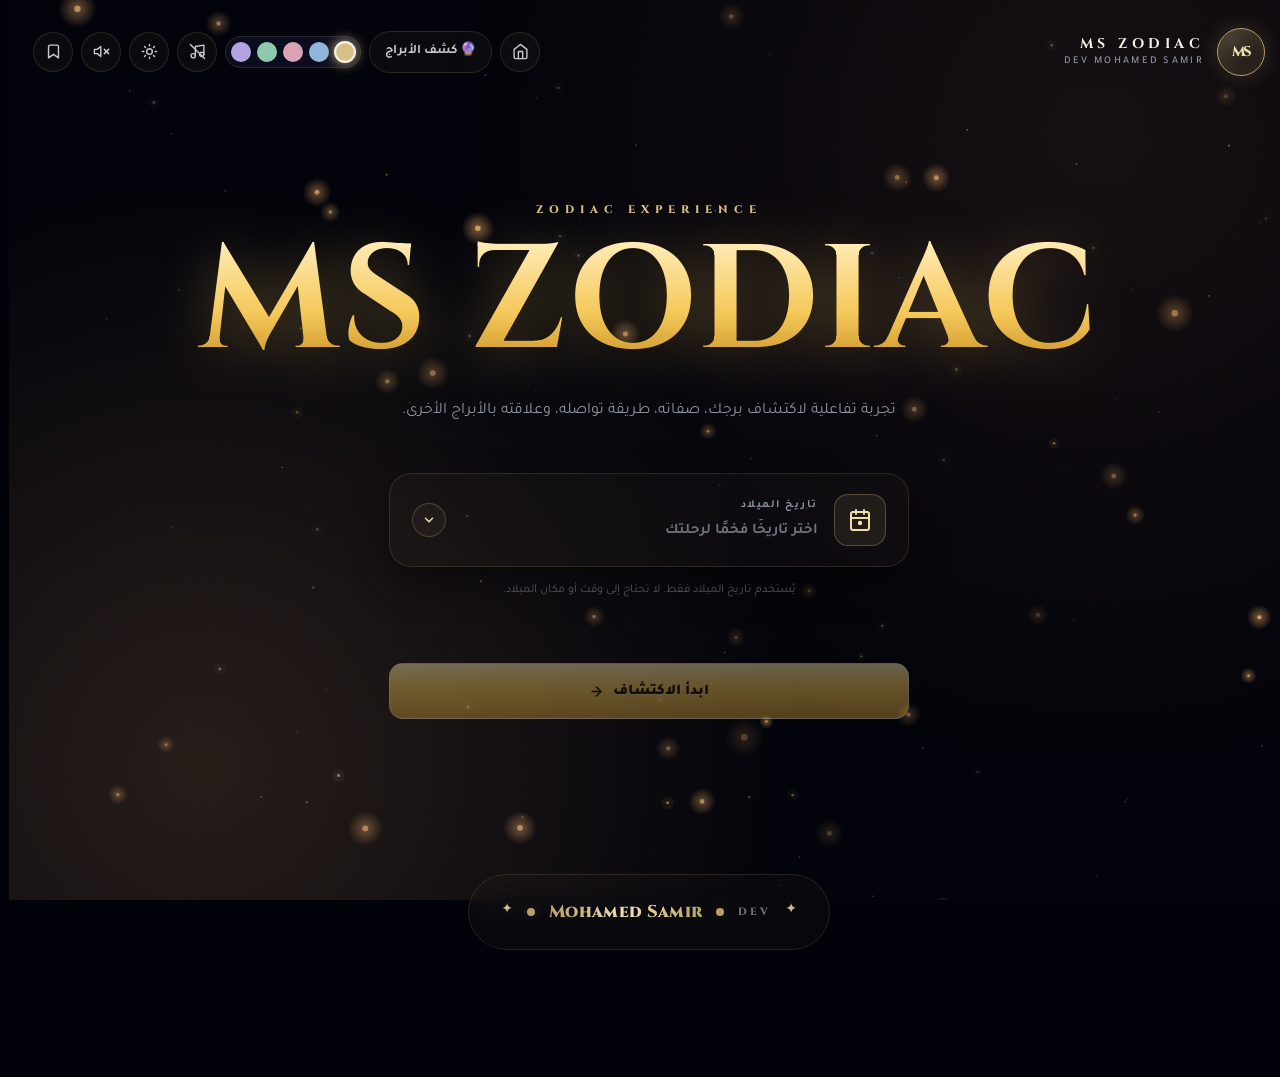
<file: MS_Zodiac_music_controls(1)(1).html>
<!DOCTYPE html>
<html lang="ar" dir="rtl" data-theme="dark" data-accent="gold" data-element="النار">
<head>
<meta charset="UTF-8">
<meta name="viewport" content="width=device-width, initial-scale=1.0, viewport-fit=cover">
<meta name="theme-color" content="#07080b">
<title>MS Zodiac</title>
<link rel="icon" href="data:image/svg+xml,<svg xmlns='http://www.w3.org/2000/svg' viewBox='0 0 100 100'><text y='.9em' font-size='90'>♈</text></svg>">
<link rel="preconnect" href="https://fonts.googleapis.com">
<link rel="preconnect" href="https://fonts.gstatic.com" crossorigin>
<link href="https://fonts.googleapis.com/css2?family=Cinzel:wght@400;500;600;700;800;900&family=Tajawal:wght@300;400;500;700;800;900&display=swap" rel="stylesheet">
<style>
:root{--ease:cubic-bezier(.22,.85,.2,1);--radius-md:22px;--radius-lg:36px;--fast:.3s var(--ease);--font:'Tajawal',system-ui,-apple-system,BlinkMacSystemFont,"Segoe UI","Noto Sans Arabic",Tahoma,Arial,sans-serif;--font-en:'Cinzel',Georgia,serif}
:root[data-accent="gold"]{--accent:#d7bf87;--accent-2:#f0dfad;--accent-3:#b89f68;--accent-rgb:215,191,135}
:root[data-accent="blue"]{--accent:#8fb6dd;--accent-2:#c5def3;--accent-3:#6b93ba;--accent-rgb:143,182,221}
:root[data-accent="rose"]{--accent:#d9a3b3;--accent-2:#f3cdd7;--accent-3:#b5798a;--accent-rgb:217,163,179}
:root[data-accent="emerald"]{--accent:#8ecaa9;--accent-2:#c5e7d6;--accent-3:#68a286;--accent-rgb:142,202,169}
:root[data-accent="violet"]{--accent:#b3a3e0;--accent-2:#d6cbf2;--accent-3:#8a79b8;--accent-rgb:179,163,224}
:root[data-theme="dark"]{--bg:#02030a;--panel:rgba(11,13,31,.72);--panel-solid:#0b0d1f;--panel-2:#151820;--panel-3:rgba(12,14,18,.75);--line:rgba(215,191,135,.14);--line-2:rgba(215,191,135,.28);--text:#f5f2e9;--text-2:#c6c8cf;--muted:#8e939f;--muted-2:#6c717b;--muted-3:#5f646e;--danger:#d88c8c;--ok:#9ec6a8;--glow:rgba(var(--accent-rgb),.2);--shadow-lg:0 30px 90px rgba(0,0,0,.55);--shadow-md:0 14px 40px rgba(0,0,0,.45);--star-op:.65;--particle-op:1;--orb-bg:radial-gradient(circle at 38% 32%,#2f3037,#181a1f 52%,#0d0e11 78%);--cal-bg:rgba(11,13,31,.98);--bg-tint:rgba(var(--accent-rgb),.05);--bg-tint-2:rgba(var(--accent-rgb),.09);--glass-bg:rgba(215,191,135,.03);--noise:.04}
:root[data-theme="light"]{--bg:#faf7f0;--panel:rgba(255,255,255,.72);--panel-solid:#ffffff;--panel-2:#fbf8f1;--panel-3:rgba(253,251,247,.72);--line:rgba(140,105,55,.14);--line-2:rgba(140,105,55,.26);--text:#2a2418;--text-2:#463e2e;--muted:#756b58;--muted-2:#948a76;--muted-3:#b0a792;--danger:#a83c3e;--ok:#2d6f4a;--glow:rgba(var(--accent-rgb),.30);--shadow-lg:0 24px 70px rgba(120,90,45,.14);--shadow-md:0 12px 34px rgba(120,90,45,.10);--star-op:.22;--particle-op:.42;--orb-bg:radial-gradient(circle at 38% 32%,#ffffff,#f9f4e8 55%,#ebe4d2 85%);--cal-bg:rgba(255,255,255,.99);--bg-tint:rgba(var(--accent-rgb),.09);--bg-tint-2:rgba(var(--accent-rgb),.16);--glass-bg:rgba(255,255,255,.55);--noise:.02}
:root[data-element="النار"]{--el-accent:#e8a86a;--el-soft:rgba(232,168,106,.16);--el-rgb:232,168,106}
:root[data-element="الأرض"]{--el-accent:#9dbf94;--el-soft:rgba(157,191,148,.16);--el-rgb:157,191,148}
:root[data-element="الهواء"]{--el-accent:#9dc4e0;--el-soft:rgba(157,196,224,.16);--el-rgb:157,196,224}
:root[data-element="الماء"]{--el-accent:#88b6c9;--el-soft:rgba(136,182,201,.16);--el-rgb:136,182,201}
:root[data-theme="light"][data-element="النار"]{--el-accent:#d97f3d;--el-soft:rgba(217,127,61,.15)}
:root[data-theme="light"][data-element="الأرض"]{--el-accent:#5f8a52;--el-soft:rgba(95,138,82,.15)}
:root[data-theme="light"][data-element="الهواء"]{--el-accent:#4d7fa8;--el-soft:rgba(77,127,168,.15)}
:root[data-theme="light"][data-element="الماء"]{--el-accent:#4a7f95;--el-soft:rgba(74,127,149,.15)}
*{box-sizing:border-box}
html{scroll-behavior:smooth;-webkit-text-size-adjust:100%}
body{margin:0;min-height:100vh;color:var(--text);background:var(--bg);font-family:var(--font);overflow-x:hidden;line-height:1.55;-webkit-font-smoothing:antialiased;padding:env(safe-area-inset-top) env(safe-area-inset-right) env(safe-area-inset-bottom) env(safe-area-inset-left)}
body::after{content:"";position:fixed;inset:0;pointer-events:none;z-index:0;opacity:var(--noise);background-image:url("data:image/svg+xml;utf8,<svg xmlns='http://www.w3.org/2000/svg' width='200' height='200'><filter id='n'><feTurbulence type='fractalNoise' baseFrequency='.9' numOctaves='2' stitchTiles='stitch'/></filter><rect width='100%25' height='100%25' filter='url(%23n)' opacity='.9'/></svg>");mix-blend-mode:overlay}
button,input{font:inherit;color:inherit}
button{cursor:pointer;border:0;background:none;padding:0}
button:focus-visible,input:focus-visible{outline:2px solid var(--accent-3);outline-offset:3px;border-radius:6px}
::selection{background:rgba(var(--accent-rgb),.28)}
::-webkit-scrollbar{width:10px;height:10px}
::-webkit-scrollbar-thumb{background:linear-gradient(180deg,var(--accent-3),var(--accent));border-radius:99px;border:2px solid transparent;background-clip:content-box}
#stars,#element-bg{position:fixed;inset:0;pointer-events:none;z-index:0}
#stars{opacity:var(--star-op);transition:opacity .5s}
#element-bg{opacity:var(--particle-op);transition:opacity .6s}
.element-aura{position:fixed;inset:0;pointer-events:none;z-index:0;opacity:0;transition:opacity 1s var(--ease)}
.element-aura.active{opacity:1}
.element-aura[data-el="النار"]{background:radial-gradient(circle at 15% 85%,rgba(232,168,106,.16),transparent 45%),radial-gradient(circle at 85% 15%,rgba(199,125,82,.10),transparent 50%)}
.element-aura[data-el="الأرض"]{background:radial-gradient(circle at 20% 80%,rgba(157,191,148,.14),transparent 45%),radial-gradient(circle at 80% 20%,rgba(107,143,94,.10),transparent 50%)}
.element-aura[data-el="الهواء"]{background:radial-gradient(circle at 15% 20%,rgba(157,196,224,.14),transparent 45%),radial-gradient(circle at 85% 80%,rgba(107,147,186,.10),transparent 50%)}
.element-aura[data-el="الماء"]{background:radial-gradient(circle at 50% 90%,rgba(136,182,201,.14),transparent 50%),radial-gradient(circle at 50% 10%,rgba(90,127,149,.10),transparent 50%)}
.app{position:relative;z-index:1;max-width:1360px;margin:auto;padding:22px 24px 60px}
.topbar{display:flex;align-items:center;justify-content:space-between;gap:16px;padding:6px 0;flex-wrap:wrap}
.brand{display:flex;align-items:center;gap:13px;user-select:none}
.logo{position:relative;width:48px;height:48px;border:1.5px solid var(--accent-3);border-radius:50%;display:grid;place-items:center;overflow:hidden;background:radial-gradient(circle at 32% 28%,rgba(var(--accent-rgb),.25),rgba(0,0,0,.55));box-shadow:inset 0 0 18px var(--glow),0 0 20px var(--glow)}
.logo::after{content:"";position:absolute;inset:-50%;background:linear-gradient(115deg,transparent 40%,rgba(255,255,255,.85) 49%,transparent 58%);transform:translateX(-90%);animation:shine 4s linear infinite}
.logo span{position:relative;z-index:2;font-weight:800;letter-spacing:-.16em;font-size:14px;color:var(--accent-3);font-family:var(--font-en)}
:root[data-theme="dark"] .logo span{color:var(--accent-2)}
@keyframes shine{to{transform:translateX(90%)}}
.brand-copy{display:flex;flex-direction:column;line-height:1.1}
.brand-name{font-family:var(--font-en);font-weight:700;letter-spacing:.32em;font-size:14px;color:var(--text)}
.brand-maker{font-size:10.5px;color:var(--muted);margin-top:5px;letter-spacing:.22em;font-weight:500;text-transform:uppercase}
.top-actions{display:flex;align-items:center;gap:8px;flex-wrap:wrap}
.icon-btn{width:40px;height:40px;border-radius:50%;display:inline-grid;place-items:center;border:1px solid var(--line);background:rgba(var(--accent-rgb),.04);color:var(--text-2);transition:var(--fast);position:relative}
.icon-btn:hover{border-color:var(--line-2);transform:translateY(-1px);background:var(--bg-tint);color:var(--text);box-shadow:0 0 16px var(--glow)}
.icon-btn[hidden]{display:none}
.icon-btn.active{color:var(--accent-3);border-color:var(--accent-3);background:var(--bg-tint-2)}
:root[data-theme="dark"] .icon-btn.active{color:var(--accent-2);border-color:var(--accent)}
.icon-btn.music-playing{animation:musicBtnPulse 2s ease-in-out infinite}
 .music-control-wrap{position:relative;display:inline-flex;align-items:center}
.music-control-menu{position:absolute;top:calc(100% + 10px);right:0;width:220px;padding:12px;border:1px solid var(--line-2);border-radius:16px;background:var(--panel-solid);box-shadow:0 18px 45px rgba(0,0,0,.45),0 0 24px var(--glow);backdrop-filter:blur(16px);-webkit-backdrop-filter:blur(16px);opacity:0;pointer-events:none;transform:translateY(-6px) scale(.98);transition:opacity .22s var(--ease),transform .22s var(--ease);z-index:5000}
.music-control-menu.open{opacity:1;pointer-events:auto;transform:translateY(0) scale(1)}
.music-control-head{display:flex;align-items:center;justify-content:space-between;gap:8px;margin-bottom:10px}
.music-control-title{font-size:12px;font-weight:800;color:var(--text)}
.music-control-status{font-size:10px;color:var(--muted)}
.music-control-row{display:flex;align-items:center;gap:8px}
.music-mini-btn{width:34px;height:34px;border-radius:10px;border:1px solid var(--line);background:var(--bg-tint);display:grid;place-items:center;color:var(--text-2);transition:var(--fast);flex-shrink:0}
.music-mini-btn:hover{border-color:var(--accent-3);color:var(--accent-2);transform:translateY(-1px)}
.music-volume{width:100%;accent-color:var(--accent)}
.music-control-range{width:100%;height:4px;cursor:pointer}
.music-control-label{display:flex;justify-content:space-between;align-items:center;margin-top:8px;color:var(--muted);font-size:10px}
@media (max-width:720px){.music-control-menu{right:-6px;width:205px}}
@keyframes musicBtnPulse{0%,100%{box-shadow:0 0 0 0 var(--glow)}50%{box-shadow:0 0 0 8px rgba(var(--accent-rgb),0)}}
.ghost-btn{border:1px solid var(--line);padding:10px 15px;border-radius:999px;color:var(--text-2);background:rgba(var(--accent-rgb),.04);transition:var(--fast);display:inline-flex;align-items:center;gap:8px;font-size:13px;font-weight:600}
.ghost-btn:hover{border-color:var(--line-2);transform:translateY(-1px);background:var(--bg-tint);color:var(--accent-2)}
.ghost-btn[hidden]{display:none}
.accent-picker{display:flex;gap:6px;padding:5px;border:1px solid var(--line);border-radius:999px;background:var(--panel-solid);align-items:center}
.accent-swatch{width:20px;height:20px;border-radius:50%;border:2px solid transparent;transition:var(--fast)}
.accent-swatch:hover{transform:scale(1.15)}
.accent-swatch.active{border-color:var(--text);transform:scale(1.1);box-shadow:0 0 12px currentColor}
.accent-swatch[data-accent-value="gold"]{background:#d7bf87;color:#d7bf87}
.accent-swatch[data-accent-value="blue"]{background:#8fb6dd;color:#8fb6dd}
.accent-swatch[data-accent-value="rose"]{background:#d9a3b3;color:#d9a3b3}
.accent-swatch[data-accent-value="emerald"]{background:#8ecaa9;color:#8ecaa9}
.accent-swatch[data-accent-value="violet"]{background:#b3a3e0;color:#b3a3e0}
.view{display:none}
.view.active{display:block;animation:viewIn .5s var(--ease) both}
@keyframes viewIn{from{opacity:0;transform:translateY(10px)}to{opacity:1;transform:none}}
.hero{min-height:calc(100vh - 160px);display:grid;place-items:center;padding:56px 0 40px}
.hero-inner{width:min(940px,100%);text-align:center}
.eyebrow{color:var(--accent-3);font-size:11px;letter-spacing:.55em;text-transform:uppercase;margin-bottom:22px;opacity:0;animation:fadeUp .7s var(--ease) .1s both;font-weight:800;font-family:var(--font-en)}
:root[data-theme="dark"] .eyebrow{color:var(--accent)}
.hero h1{font-size:clamp(54px,11.5vw,168px);line-height:.86;letter-spacing:.02em;margin:0;font-weight:700;opacity:0;animation:fadeUp .9s var(--ease) .2s both;font-family:var(--font-en)}
.hero h1 span{background:linear-gradient(180deg,#fff8d8 0%,#ffe9b0 22%,#f5c95a 55%,#c99127 82%,#8a5f1c 100%);-webkit-background-clip:text;background-clip:text;color:transparent;filter:drop-shadow(0 6px 28px rgba(245,201,90,.35))}
.hero-sub{max-width:640px;margin:30px auto 0;color:var(--muted);font-size:16px;line-height:1.9;opacity:0;animation:fadeUp .9s var(--ease) .35s both}
@keyframes fadeUp{from{opacity:0;transform:translateY(16px)}to{opacity:1;transform:none}}
.birth-zone{margin:46px auto 0;display:flex;flex-direction:column;align-items:center;gap:14px;opacity:0;animation:fadeUp .9s var(--ease) .5s both;width:min(520px,100%)}
.dp-wrap{position:relative;width:100%;z-index:auto}
.dp-field{width:100%;padding:20px 22px;border-radius:var(--radius-md);border:1px solid var(--line);background:var(--glass-bg);backdrop-filter:blur(16px);-webkit-backdrop-filter:blur(16px);box-shadow:var(--shadow-md);transition:var(--fast);cursor:pointer;display:flex;align-items:center;gap:16px;user-select:none}
.dp-field:hover{border-color:var(--line-2);transform:translateY(-2px);box-shadow:var(--shadow-lg),0 0 22px var(--glow)}
.dp-field.filled{border-color:rgba(var(--accent-rgb),.5)}
.dp-field.open{border-color:var(--accent-3);box-shadow:0 20px 60px var(--glow)}
.dp-icon{width:52px;height:52px;flex-shrink:0;border-radius:14px;background:var(--bg-tint-2);border:1px solid rgba(var(--accent-rgb),.3);display:grid;place-items:center;color:var(--accent-3)}
:root[data-theme="dark"] .dp-icon{color:var(--accent-2)}
.dp-icon svg{width:24px;height:24px}
.dp-copy{flex:1;min-width:0;text-align:right}
.dp-label{font-size:11px;color:var(--muted);letter-spacing:.14em;text-transform:uppercase;margin-bottom:5px;font-weight:700}
.dp-value{font-size:17px;font-weight:800;color:var(--text);white-space:nowrap;overflow:hidden;text-overflow:ellipsis}
.dp-value.placeholder{color:var(--muted-2);font-weight:600;font-size:15px}
.dp-chevron{width:34px;height:34px;border-radius:50%;flex-shrink:0;display:grid;place-items:center;color:var(--accent-3);background:var(--bg-tint);border:1px solid rgba(var(--accent-rgb),.25);transition:transform .3s var(--ease)}
:root[data-theme="dark"] .dp-chevron{color:var(--accent-2)}
.dp-field.open .dp-chevron{transform:rotate(180deg)}
.dp-panel{position:absolute;top:calc(100% + 12px);right:0;left:0;background:var(--cal-bg);border:1px solid var(--line-2);border-radius:var(--radius-md);box-shadow:0 40px 100px rgba(0,0,0,.55),0 0 40px var(--glow);padding:22px;opacity:0;pointer-events:none;transform:translateY(-8px) scale(.98);transition:opacity .3s var(--ease),transform .3s var(--ease);backdrop-filter:blur(14px);z-index:2000;max-height:70vh;overflow-y:auto}
.dp-panel.open{opacity:1;pointer-events:auto;transform:translateY(0) scale(1)}
.dp-header{display:flex;align-items:center;justify-content:space-between;gap:12px;padding-bottom:14px;border-bottom:1px solid var(--line);margin-bottom:14px}
.dp-nav{width:38px;height:38px;border-radius:50%;border:1px solid var(--line);background:var(--panel-solid);color:var(--text-2);display:grid;place-items:center;transition:var(--fast)}
.dp-nav:hover:not(:disabled){border-color:var(--accent-3);color:var(--accent-3);background:var(--bg-tint);transform:scale(1.06)}
.dp-nav:disabled{opacity:.3;cursor:not-allowed}
.dp-title{flex:1;text-align:center;cursor:pointer}
.dp-month{font-size:17px;font-weight:850;color:var(--text)}
.dp-year{font-size:11px;color:var(--muted);letter-spacing:.18em;margin-top:3px;font-variant-numeric:tabular-nums;font-family:var(--font-en)}
.dp-weekdays{display:grid;grid-template-columns:repeat(7,1fr);gap:4px;margin-bottom:6px}
.dp-weekday{text-align:center;font-size:11px;color:var(--muted);font-weight:700;padding:8px 0}
.dp-days{display:grid;grid-template-columns:repeat(7,1fr);gap:4px;max-height:280px;overflow-y:auto;padding:2px 0}
.dp-day{aspect-ratio:1;border-radius:10px;border:1px solid transparent;background:transparent;color:var(--text-2);font-size:14px;font-weight:600;display:grid;place-items:center;transition:var(--fast);position:relative;font-variant-numeric:tabular-nums}
.dp-day:hover:not(.empty):not(.disabled){background:var(--bg-tint-2);border-color:rgba(var(--accent-rgb),.4);color:var(--accent-3)}
.dp-day.empty{pointer-events:none;color:transparent}
.dp-day.disabled{opacity:.25;cursor:not-allowed;color:var(--muted-3)}
.dp-day.today{color:var(--accent-3);font-weight:850}
.dp-day.today::after{content:"";position:absolute;bottom:6px;left:50%;transform:translateX(-50%);width:4px;height:4px;border-radius:50%;background:var(--accent-3);box-shadow:0 0 8px var(--accent-3)}
.dp-day.selected{background:linear-gradient(180deg,var(--accent),var(--accent-3));color:#fff;font-weight:850;border-color:var(--accent-3);box-shadow:0 8px 20px var(--glow);transform:scale(1.05)}
:root[data-theme="dark"] .dp-day.selected{background:linear-gradient(180deg,var(--accent-2),var(--accent));color:#1a160a}
.dp-mini-grid{display:grid;grid-template-columns:repeat(3,1fr);gap:6px;max-height:280px;overflow-y:auto;padding:4px 0}
.dp-mini-item{padding:14px 8px;border-radius:10px;border:1px solid var(--line);background:var(--panel-solid);color:var(--text-2);font-size:13px;font-weight:700;transition:var(--fast);text-align:center}
.dp-mini-item:hover{border-color:var(--accent-3);color:var(--accent-3);background:var(--bg-tint)}
.dp-mini-item.active{background:linear-gradient(180deg,var(--accent),var(--accent-3));color:#fff;border-color:var(--accent-3)}
:root[data-theme="dark"] .dp-mini-item.active{background:linear-gradient(180deg,var(--accent-2),var(--accent));color:#1a160a}
.dp-footer{display:flex;gap:8px;padding-top:14px;border-top:1px solid var(--line);margin-top:14px;flex-wrap:wrap;align-items:center}
.dp-quick{padding:10px 14px;border-radius:10px;border:1px solid var(--line);background:var(--panel-solid);color:var(--text-2);font-size:12px;font-weight:700;transition:var(--fast);display:inline-flex;align-items:center;gap:6px}
.dp-quick:hover{border-color:var(--accent-3);color:var(--accent-3);background:var(--bg-tint)}
.dp-confirm{margin-right:auto;padding:10px 22px;border-radius:10px;background:linear-gradient(180deg,var(--accent),var(--accent-3));color:#fff;font-weight:850;font-size:13px;border:1px solid var(--accent-3);transition:var(--fast)}
:root[data-theme="dark"] .dp-confirm{background:linear-gradient(180deg,var(--accent-2),var(--accent));color:#1a160a}
.dp-confirm:hover:not(:disabled){transform:translateY(-1px);box-shadow:0 10px 24px var(--glow)}
.dp-confirm:disabled{opacity:.4;cursor:not-allowed;transform:none}
.helper{color:var(--muted-3);font-size:12px;text-align:center}
.error{min-height:20px;color:var(--danger);font-size:12.5px;font-weight:600;text-align:center}
.error:empty{opacity:0}
.start-btn-wrap{margin-top:16px;width:100%}
.start-btn{width:100%;min-height:56px;padding:0 26px;border-radius:14px;border:1.5px solid rgba(255,240,190,.6);background:linear-gradient(180deg,#ffeeb6 0%,#f5c95a 42%,#cf9a36 100%);color:#241603;font-weight:850;font-size:15px;transition:var(--fast);box-shadow:0 12px 30px var(--glow),inset 0 1px 0 rgba(255,255,255,.5);display:inline-flex;align-items:center;justify-content:center;gap:9px;position:relative;overflow:hidden;text-shadow:0 1px 0 rgba(255,255,255,.35)}
.start-btn::before{content:"";position:absolute;inset:0;background:linear-gradient(90deg,transparent 0%,rgba(255,255,255,.6) 50%,transparent 100%);transform:translateX(-130%);transition:transform .9s ease}
.start-btn:hover:not(:disabled)::before{transform:translateX(130%)}
.start-btn:hover:not(:disabled){transform:translateY(-2px);box-shadow:0 20px 44px var(--glow),inset 0 1px 0 rgba(255,255,255,.6)}
.start-btn:disabled{opacity:.4;cursor:not-allowed;transform:none;box-shadow:none}
.discover{padding:44px 0 24px}
.discover-shell{position:relative;overflow:hidden;border:1px solid var(--line);border-radius:var(--radius-lg);background:var(--panel);backdrop-filter:blur(16px);-webkit-backdrop-filter:blur(16px);box-shadow:var(--shadow-lg)}
.discover-shell::before{content:"";position:absolute;inset:0;background:radial-gradient(circle at 50% 40%,var(--el-soft,var(--glow)),transparent 55%);opacity:0;transition:opacity 1s;pointer-events:none}
.discover-shell.revealed::before{opacity:1}
.discover-top{display:flex;justify-content:space-between;align-items:flex-start;gap:20px;padding:24px 28px;border-bottom:1px solid var(--line);position:relative;z-index:2}
.kicker{font-size:11px;color:var(--muted);letter-spacing:.2em;text-transform:uppercase;font-weight:700;font-family:var(--font-en)}
.discover-date{font-size:13.5px;color:var(--text-2);margin-top:7px;font-weight:600}
.progress-wrap{text-align:left}
.progress{width:160px;height:4px;background:var(--line);border-radius:999px;overflow:hidden;margin-top:10px;position:relative}
.progress span{display:block;width:0;height:100%;background:linear-gradient(90deg,var(--accent-3),var(--accent-2));transition:width .9s var(--ease);border-radius:inherit;box-shadow:0 0 10px var(--accent-2);position:relative;overflow:hidden}
.progress-label{font-size:10.5px;color:var(--muted-2);margin-top:6px;letter-spacing:.05em;font-variant-numeric:tabular-nums;font-family:var(--font-en)}
.reveal-stage{--radius:clamp(120px,20vw,255px);min-height:600px;display:grid;place-items:center;position:relative;padding:56px 22px 68px;isolation:isolate}
.ring{position:absolute;width:min(540px,72vw);aspect-ratio:1;border-radius:50%;border:1px solid var(--line);pointer-events:none}
.ring::before,.ring::after{content:"";position:absolute;inset:8%;border-radius:50%;border:1px solid rgba(var(--el-rgb),.13)}
.ring::after{inset:28%;border-color:rgba(var(--el-rgb),.09)}
.ring-a{animation:slowspin 20s linear infinite}
.ring-b{width:min(400px,58vw);animation:slowspin 15s linear infinite reverse;opacity:.7}
@keyframes slowspin{to{transform:rotate(360deg)}}
.orbit-signs{position:absolute;inset:0;z-index:4;pointer-events:none}
.orbit-sign-btn{position:absolute;left:50%;top:50%;width:50px;height:50px;border-radius:50%;border:1px solid var(--line-2);background:var(--panel-solid);color:var(--accent-3);display:grid;place-items:center;font-size:20px;pointer-events:auto;transition:transform .5s var(--ease),border-color .3s,background .3s,box-shadow .3s,opacity .5s;box-shadow:var(--shadow-md);opacity:0;transform:translate(-50%,-50%) translate(calc(cos(var(--angle)) * var(--radius)),calc(sin(var(--angle)) * var(--radius)));font-family:var(--font-en);cursor:pointer}
@supports not (width: calc(cos(45deg) * 1px)){.orbit-sign-btn{transform:translate(-50%,-50%) translate(calc(var(--tx) * var(--radius)),calc(var(--ty) * var(--radius)))}}
.reveal-stage.play .orbit-sign-btn{opacity:1}
.orbit-sign-btn:hover{border-color:var(--accent-3);background:var(--panel-2);box-shadow:0 12px 28px var(--glow),0 0 20px var(--glow);z-index:6;transform:translate(-50%,-50%) translate(calc(cos(var(--angle)) * var(--radius)),calc(sin(var(--angle)) * var(--radius))) scale(1.12)}
.orb{width:220px;aspect-ratio:1;border-radius:50%;position:relative;z-index:3;display:grid;place-items:center;background:radial-gradient(circle at 32% 26%,#fff8d4 0%,#ffe08a 8%,#f5c95a 22%,#d4941f 46%,#7a4c0e 72%,#2a1704 92%,#150a02 100%);border:1px solid var(--el-accent,var(--accent));box-shadow:inset -22px -28px 60px rgba(0,0,0,.78),inset 14px 18px 50px rgba(255,225,150,.42),inset 0 0 20px rgba(255,240,200,.35),0 0 45px rgba(255,205,90,.6),0 0 100px rgba(255,165,50,.42),0 0 180px rgba(255,125,20,.24);animation:orbBreath 5s ease-in-out infinite}
:root[data-theme="light"] .orb{background:var(--orb-bg);box-shadow:inset 0 0 60px var(--glow),0 40px 90px rgba(0,0,0,.1),0 0 60px var(--glow)}
@keyframes orbBreath{0%,100%{filter:brightness(1)}50%{filter:brightness(1.14)}}
.orb::before{content:"";position:absolute;inset:-30%;border-radius:50%;background:radial-gradient(circle,var(--el-soft,var(--glow)),transparent 60%);opacity:.7;z-index:-1;animation:pulseGlow 5s ease-in-out infinite}
.orb::after{content:"";position:absolute;inset:12%;border-radius:50%;border:1px solid rgba(255,235,180,.22);box-shadow:inset 0 0 30px rgba(255,220,140,.25);pointer-events:none}
@keyframes pulseGlow{0%,100%{transform:scale(1);opacity:.5}50%{transform:scale(1.08);opacity:.85}}
.orb-symbol{font-size:80px;line-height:1;transform:translateY(-8px);color:#fffbe8;text-shadow:0 0 16px rgba(255,240,190,1),0 0 34px rgba(255,205,90,.9),0 0 70px rgba(255,155,25,.65),0 0 120px rgba(255,120,20,.4);font-family:var(--font-en);font-weight:400;animation:symbolFloat 7s ease-in-out infinite}
:root[data-theme="light"] .orb-symbol{color:var(--el-accent,var(--accent));text-shadow:0 0 34px var(--el-soft,var(--glow))}
@keyframes symbolFloat{0%,100%{transform:translateY(-8px)}50%{transform:translateY(-13px)}}
.orb-meta{position:absolute;bottom:26px;text-align:center;width:100%}
.orb-name{font-size:22px;font-weight:850;color:#fffbe8;text-shadow:0 0 18px rgba(255,205,90,.85),0 2px 4px rgba(0,0,0,.6)}
:root[data-theme="light"] .orb-name{color:var(--text);text-shadow:none}
.orb-range{font-size:10.5px;color:rgba(255,235,190,.9);margin-top:4px;text-shadow:0 1px 3px rgba(0,0,0,.6)}
:root[data-theme="light"] .orb-range{color:var(--muted);text-shadow:none}
.reveal-copy{position:absolute;bottom:24px;text-align:center;color:var(--muted-2);font-size:12px;display:flex;align-items:center;gap:8px}
.reveal-copy::before,.reveal-copy::after{content:"";width:26px;height:1px;background:linear-gradient(90deg,transparent,var(--line-2))}
.reveal-copy::after{background:linear-gradient(90deg,var(--line-2),transparent)}
.reveal-stage.play .orb{animation:orbIn 1s var(--ease) both,orbBreath 5s ease-in-out 1s infinite}
@keyframes orbIn{0%{transform:scale(.5) rotate(-20deg);opacity:0;filter:blur(12px)}60%{filter:blur(0)}100%{transform:scale(1) rotate(0);opacity:1}}
.confetti{position:fixed;inset:0;pointer-events:none;z-index:150}
.wheel-section{margin-top:18px;border:1px solid var(--line);border-radius:var(--radius-lg);background:var(--panel);backdrop-filter:blur(20px);-webkit-backdrop-filter:blur(20px);padding:36px 32px;position:relative;overflow:hidden}
.wheel-section::before{content:"";position:absolute;inset:0;background:radial-gradient(circle at 50% 50%,var(--el-soft,var(--glow)),transparent 60%);opacity:.5;pointer-events:none}
.wheel-header{display:flex;justify-content:space-between;align-items:flex-end;gap:16px;flex-wrap:wrap;margin-bottom:24px;position:relative;z-index:2}
.wheel-layout{display:grid;grid-template-columns:minmax(0,1fr) minmax(0,1fr);gap:36px;align-items:center;position:relative;z-index:2}
.wheel-svg-wrap{position:relative;width:100%;max-width:560px;margin:auto}
.zodiac-wheel{width:100%;height:auto;overflow:visible;display:block;filter:drop-shadow(0 20px 60px rgba(0,0,0,.4))}
:root[data-theme="light"] .zodiac-wheel{filter:drop-shadow(0 20px 60px rgba(120,90,45,.15))}
.zodiac-wheel .ring-bg{fill:none;stroke:var(--line);stroke-width:1}
.zodiac-wheel .ring-thin{fill:none;stroke:var(--line-2);stroke-width:.6}
.zodiac-wheel .ring-accent{fill:none;stroke:rgba(var(--accent-rgb),.35);stroke-width:1.5;stroke-dasharray:2 4}
.zodiac-wheel .el-arc{stroke-width:4;fill:none;stroke-linecap:round;opacity:.9}
.zodiac-wheel .el-arc.fire{stroke:#e8a86a}
.zodiac-wheel .el-arc.earth{stroke:#9dbf94}
.zodiac-wheel .el-arc.air{stroke:#9dc4e0}
.zodiac-wheel .el-arc.water{stroke:#88b6c9}
.zodiac-wheel .sign-node{cursor:pointer;transition:transform .3s var(--ease)}
.zodiac-wheel .sign-node:hover{transform:scale(1.15);transform-box:fill-box;transform-origin:center}
.zodiac-wheel .sign-circle{fill:var(--panel-solid);stroke:var(--line-2);stroke-width:1.5;transition:all .3s var(--ease)}
.zodiac-wheel .sign-node.active .sign-circle{fill:var(--bg-tint-2);stroke:var(--accent-3);stroke-width:2.5;filter:drop-shadow(0 0 8px var(--glow))}
.zodiac-wheel .sign-symbol{font-size:20px;text-anchor:middle;dominant-baseline:central;fill:var(--text);font-weight:600;pointer-events:none;font-family:var(--font-en)}
.zodiac-wheel .sign-name-small{font-size:9px;text-anchor:middle;fill:var(--muted);font-weight:700;pointer-events:none}
.zodiac-wheel .aspect-line{stroke-width:1.5;fill:none;stroke-linecap:round;transition:all .5s var(--ease);pointer-events:none}
.zodiac-wheel .aspect-line.strong{stroke:#f0dfad;stroke-width:2.5;opacity:.85;filter:drop-shadow(0 0 4px rgba(240,223,173,.6))}
.zodiac-wheel .aspect-line.medium{stroke:#9ec6a8;stroke-width:1.8;opacity:.7}
.zodiac-wheel .aspect-line.weak{stroke:#6c717b;stroke-width:1;opacity:.4;stroke-dasharray:3 3}
.zodiac-wheel .aspect-line.tension{stroke:#d88c8c;stroke-width:1.2;opacity:.5;stroke-dasharray:4 4}
.zodiac-wheel .center-symbol{font-size:64px;text-anchor:middle;dominant-baseline:central;fill:var(--el-accent,var(--accent));font-weight:600;font-family:var(--font-en);filter:drop-shadow(0 0 20px var(--el-soft,var(--glow)))}
.zodiac-wheel .center-name{font-size:16px;text-anchor:middle;fill:var(--text);font-weight:850}
.zodiac-wheel .center-range{font-size:10px;text-anchor:middle;fill:var(--muted)}
.wheel-info{padding:22px;border:1px solid var(--line);border-radius:18px;background:var(--panel-3);backdrop-filter:blur(12px);position:relative;overflow:hidden}
.wheel-info .wi-symbol{font-size:52px;color:var(--el-accent,var(--accent));line-height:1;margin-bottom:10px;font-family:var(--font-en);filter:drop-shadow(0 0 20px var(--el-soft,var(--glow)))}
.wheel-info h3{margin:0 0 6px;font-size:22px;font-weight:850;letter-spacing:-.02em}
.wheel-info .wi-range{font-size:12px;color:var(--muted);margin-bottom:14px}
.wheel-info p{margin:0;font-size:13.5px;color:var(--muted);line-height:1.9}
.wheel-info .wi-tags{display:flex;gap:6px;flex-wrap:wrap;margin-top:14px}
.wheel-info .wi-tag{font-size:10.5px;padding:4px 10px;border:1px solid var(--line);border-radius:999px;background:rgba(var(--accent-rgb),.04);color:var(--text-2);font-weight:700}
.wheel-aspects{display:grid;grid-template-columns:repeat(2,1fr);gap:6px;margin-top:12px}
.wheel-aspect-row{display:flex;justify-content:space-between;gap:8px;font-size:12px;padding:8px 12px;border:1px solid var(--line);border-radius:10px;background:rgba(var(--accent-rgb),.04);font-weight:700}
.wheel-aspect-row .as-name{color:var(--text-2)}
.wheel-aspect-row .as-score{font-weight:850;font-variant-numeric:tabular-nums;font-family:var(--font-en)}
.profile{padding:10px 0 0}
.profile-head{display:grid;grid-template-columns:1.05fr .95fr;gap:18px;align-items:stretch}
.identity,.snapshot,.radar-card,.mbti-card,.energy-card,.music-card{border:1px solid var(--line);border-radius:var(--radius-lg);background:var(--panel);backdrop-filter:blur(16px);-webkit-backdrop-filter:blur(16px);padding:30px}
.identity{min-height:300px;display:flex;flex-direction:column;justify-content:space-between;position:relative;overflow:hidden}
.identity::before{content:"";position:absolute;top:-40%;right:-20%;width:60%;aspect-ratio:1;border-radius:50%;background:radial-gradient(circle,var(--el-soft,var(--glow)),transparent 70%);pointer-events:none;opacity:.8}
.identity-top{display:flex;align-items:flex-start;justify-content:space-between;gap:16px;position:relative;z-index:1}
.sign-symbol{font-size:82px;line-height:.85;font-weight:400;color:var(--el-accent,var(--accent));text-shadow:0 0 40px var(--el-soft,var(--glow));font-family:var(--font-en);filter:drop-shadow(0 0 24px var(--el-soft,var(--glow)))}
.sign-index{font-size:11px;letter-spacing:.24em;color:var(--muted);font-variant-numeric:tabular-nums;font-family:var(--font-en)}
.identity h2{font-size:clamp(46px,7.2vw,92px);line-height:.88;letter-spacing:-.06em;margin:10px 0 0;font-weight:850}
.identity-range{color:var(--muted);margin-top:14px;font-size:14px}
.tags{display:flex;flex-wrap:wrap;gap:8px;margin-top:22px}
.tag{font-size:11px;color:var(--text-2);border:1px solid var(--line);padding:8px 11px;border-radius:999px;background:rgba(var(--accent-rgb),.04);display:inline-flex;align-items:center;gap:6px;font-weight:600}
.snapshot{display:grid;grid-template-columns:1fr 1fr;gap:1px;background:var(--line);padding:1px;overflow:hidden;backdrop-filter:blur(16px)}
.stat{background:var(--panel-solid);padding:24px;min-height:118px;display:flex;flex-direction:column;justify-content:center;transition:background var(--fast)}
.stat:hover{background:var(--panel-2)}
.stat-label{font-size:11px;color:var(--muted);margin-bottom:9px;letter-spacing:.06em;font-weight:700}
.stat-value{font-size:19px;font-weight:800;letter-spacing:-.02em}
.stat-value .stat-ico{display:inline-block;animation:iconPulse 3s ease-in-out infinite;margin-left:6px}
@keyframes iconPulse{0%,100%{transform:scale(1)}50%{transform:scale(1.15)}}
.music-card{margin-top:18px;display:grid;grid-template-columns:auto 1fr auto;gap:22px;align-items:center;background:linear-gradient(135deg,var(--bg-tint-2),var(--panel));position:relative;overflow:hidden}
.music-card::before{content:"";position:absolute;top:-50%;left:-20%;width:70%;aspect-ratio:1;border-radius:50%;background:radial-gradient(circle,var(--el-soft,var(--glow)),transparent 70%);opacity:.7;pointer-events:none}
.music-icon{width:64px;height:64px;border-radius:50%;background:linear-gradient(135deg,var(--el-accent,var(--accent)),var(--accent-3));display:grid;place-items:center;color:#fff;font-size:28px;box-shadow:0 8px 24px var(--glow);position:relative;z-index:1}
:root[data-theme="dark"] .music-icon{color:#1a160a}
.music-icon.playing{animation:musicPulse 1.5s ease-in-out infinite}
@keyframes musicPulse{0%,100%{transform:scale(1)}50%{transform:scale(1.06)}}
.music-info{position:relative;z-index:1}
.music-info h4{margin:0 0 6px;font-size:17px;font-weight:850}
.music-info p{margin:0;color:var(--muted);font-size:12.5px;line-height:1.7}
.music-meta{display:flex;gap:8px;margin-top:10px;flex-wrap:wrap}
.music-tag{font-size:10.5px;padding:4px 10px;border:1px solid var(--line);border-radius:999px;background:var(--panel-solid);color:var(--text-2);font-weight:700}
.music-controls{display:flex;gap:8px;position:relative;z-index:1;align-items:center}
.music-btn{width:52px;height:52px;border-radius:50%;background:var(--el-accent,var(--accent));color:#fff;border:1px solid var(--accent-3);display:grid;place-items:center;transition:var(--fast);box-shadow:0 6px 18px var(--glow)}
:root[data-theme="dark"] .music-btn{color:#1a160a}
.music-btn:hover{transform:translateY(-2px) scale(1.05)}
.music-eq{display:flex;gap:3px;align-items:flex-end;height:20px}
.music-eq span{width:3px;background:var(--el-accent,var(--accent));border-radius:2px;animation:eqBar 1s ease-in-out infinite}
.music-eq span:nth-child(1){animation-delay:0s;height:40%}
.music-eq span:nth-child(2){animation-delay:.15s;height:70%}
.music-eq span:nth-child(3){animation-delay:.3s;height:50%}
.music-eq span:nth-child(4){animation-delay:.45s;height:90%}
.music-eq span:nth-child(5){animation-delay:.6s;height:60%}
@keyframes eqBar{0%,100%{transform:scaleY(1)}50%{transform:scaleY(.4)}}
.mbti-card{margin-top:18px;display:grid;grid-template-columns:1fr 1fr;gap:22px}
.mbti-col h3{margin:0 0 14px;font-size:18px;font-weight:850}
.mbti-types{display:flex;gap:10px;flex-wrap:wrap;margin-bottom:18px}
.mbti-badge{padding:10px 16px;border:1px solid var(--accent-3);border-radius:12px;background:var(--bg-tint-2);color:var(--accent-3);font-weight:850;font-size:15px;letter-spacing:.04em;font-family:var(--font-en)}
:root[data-theme="dark"] .mbti-badge{border-color:var(--accent);color:var(--accent-2)}
.big5-row{display:flex;flex-direction:column;gap:10px}
.big5-item{display:flex;justify-content:space-between;align-items:center;gap:12px}
.big5-item .name{font-size:12.5px;color:var(--text-2);font-weight:600;min-width:100px}
.big5-bar{flex:1;height:8px;background:var(--line);border-radius:99px;overflow:hidden;position:relative}
.big5-bar span{display:block;width:0;height:100%;background:linear-gradient(90deg,var(--el-accent,var(--accent)),var(--accent-2));border-radius:inherit;transition:width 1.2s var(--ease);box-shadow:0 0 10px var(--glow);position:relative;overflow:hidden}
.big5-item .val{font-size:12px;color:var(--accent-3);font-weight:850;min-width:36px;text-align:left;font-variant-numeric:tabular-nums;font-family:var(--font-en)}
.big5-desc{font-size:11.5px;color:var(--muted-2);margin-top:12px;line-height:1.8}
.radar-card{margin-top:18px;display:grid;grid-template-columns:240px 1fr;gap:26px;align-items:center}
.radar-svg{width:100%;height:auto;overflow:visible}
.radar-svg .grid-line{fill:none;stroke:var(--line);stroke-width:1}
.radar-svg .axis{stroke:var(--line);stroke-width:1}
.radar-svg .poly{fill:var(--el-soft,var(--glow));stroke:var(--el-accent,var(--accent));stroke-width:2;stroke-linejoin:round;filter:drop-shadow(0 0 8px var(--glow))}
.radar-svg .dot{fill:var(--el-accent,var(--accent));filter:drop-shadow(0 0 4px var(--glow))}
.radar-svg .label{fill:var(--muted);font-size:9.5px;text-anchor:middle;font-weight:700}
.radar-info h3{margin:0 0 10px;font-size:20px;font-weight:850}
.radar-info p{margin:0 0 14px;color:var(--muted);font-size:13px;line-height:1.85}
.radar-legend{display:flex;flex-wrap:wrap;gap:8px}
.radar-legend span{font-size:11px;color:var(--text-2);padding:6px 10px;border:1px solid var(--line);border-radius:999px;background:rgba(var(--accent-rgb),.04);font-weight:600}
.radar-legend strong{color:var(--el-accent,var(--accent));font-weight:850;margin-right:4px;font-family:var(--font-en)}
.energy-card{margin-top:18px;display:grid;grid-template-columns:auto 1fr;gap:26px;align-items:center}
.energy-gauge{position:relative;width:170px;height:170px}
.energy-gauge svg{transform:rotate(-90deg);width:100%;height:100%}
.energy-gauge circle{fill:none;stroke-width:10;stroke-linecap:round}
.energy-gauge .bg-c{stroke:var(--line)}
.energy-gauge .fg-c{stroke:url(#energyGrad);stroke-dasharray:408;stroke-dashoffset:408;transition:stroke-dashoffset 1.4s var(--ease);filter:drop-shadow(0 0 8px var(--glow))}
.energy-gauge .level{position:absolute;inset:0;display:grid;place-items:center;font-size:38px;font-weight:850;letter-spacing:-.04em;font-variant-numeric:tabular-nums;font-family:var(--font-en)}
.energy-gauge .level small{font-size:13px;color:var(--muted);font-weight:600;margin-right:2px}
.energy-info h3{margin:0 0 8px;font-size:20px;font-weight:850}
.energy-bars{display:flex;gap:16px;flex-wrap:wrap}
.energy-bars > div{flex:1;min-width:90px;border:1px solid var(--line);border-radius:12px;padding:12px;background:var(--panel-3)}
.energy-bars small{display:block;font-size:10px;color:var(--muted-2);letter-spacing:.1em;text-transform:uppercase;margin-bottom:5px;font-weight:700}
.energy-bars strong{font-size:17px;font-weight:850;color:var(--accent-3);font-variant-numeric:tabular-nums;font-family:var(--font-en)}
:root[data-theme="dark"] .energy-bars strong{color:var(--accent-2)}
.myth-section{margin-top:18px;border:1px solid var(--line);border-radius:var(--radius-lg);padding:36px 32px;background:var(--panel);backdrop-filter:blur(16px);position:relative;overflow:hidden}
.myth-content{margin-top:26px;padding:34px;border:1px solid var(--line);border-radius:22px;background:var(--panel-3);backdrop-filter:blur(10px);position:relative;overflow:hidden;min-height:200px}
.myth-content::before{content:"❝";position:absolute;top:-20px;right:20px;font-size:110px;color:rgba(var(--accent-rgb),.10);line-height:1;pointer-events:none;font-family:Georgia,serif}
.myth-content h4{margin:0 0 6px;font-weight:850;color:var(--accent-3);position:relative;z-index:1;font-size:22px}
:root[data-theme="dark"] .myth-content h4{color:var(--accent-2)}
.myth-source{font-size:11px;color:var(--muted-2);letter-spacing:.16em;text-transform:uppercase;margin-bottom:18px;font-weight:700;position:relative;z-index:1;font-family:var(--font-en)}
.myth-content p{margin:0 0 16px;font-size:15px;line-height:2.15;color:var(--text-2);position:relative;z-index:1}
.myth-content p:last-child{margin-bottom:0}
.myth-wisdom{margin-top:22px;padding:18px 22px;border-right:3px solid var(--el-accent,var(--accent));background:var(--bg-tint);border-radius:0 12px 12px 0;font-style:italic;font-size:14.5px;line-height:1.95;color:var(--text);position:relative;z-index:1}
.myth-wisdom strong{color:var(--accent-3);font-style:normal;font-weight:800}
:root[data-theme="dark"] .myth-wisdom strong{color:var(--accent-2)}
.myth-context{margin-top:18px;padding-top:18px;border-top:1px dashed var(--line);font-size:12.5px;color:var(--muted-2);line-height:1.85;position:relative;z-index:1;font-style:italic}
.twin-section{margin-top:18px;border:1px solid var(--line);border-radius:var(--radius-lg);padding:32px;background:var(--panel);backdrop-filter:blur(16px);position:relative;overflow:hidden}
.twin-section::before{content:"";position:absolute;top:-30%;right:-15%;width:55%;aspect-ratio:1;border-radius:50%;background:radial-gradient(circle,var(--el-soft,var(--glow)),transparent 70%);opacity:.5;pointer-events:none}
.twin-hero{display:grid;grid-template-columns:auto 1fr;gap:26px;align-items:center;margin-top:22px;padding:28px;border:1px solid var(--line);border-radius:22px;background:linear-gradient(135deg,var(--bg-tint-2),var(--panel-3));position:relative;overflow:hidden}
.twin-hero::before{content:"";position:absolute;top:-40%;left:-10%;width:55%;aspect-ratio:1;border-radius:50%;background:radial-gradient(circle,var(--el-soft,var(--glow)),transparent 70%);opacity:.6;pointer-events:none}
.twin-avatar{width:110px;height:110px;border-radius:50%;background:linear-gradient(135deg,var(--accent),var(--accent-3));display:grid;place-items:center;color:#fff;font-weight:850;font-size:32px;flex-shrink:0;box-shadow:0 15px 40px var(--glow);position:relative;z-index:1;border:3px solid var(--accent-3);letter-spacing:-.02em;text-align:center;line-height:1.1;font-family:var(--font-en);animation:avatarFloat 5s ease-in-out infinite}
:root[data-theme="dark"] .twin-avatar{color:#1a160a}
@keyframes avatarFloat{0%,100%{transform:translateY(0)}50%{transform:translateY(-8px)}}
.twin-info{position:relative;z-index:1}
.twin-eyebrow{font-size:11px;color:var(--accent-3);letter-spacing:.24em;text-transform:uppercase;font-weight:800;margin-bottom:8px;font-family:var(--font-en)}
:root[data-theme="dark"] .twin-eyebrow{color:var(--accent)}
.twin-info h3{margin:0 0 6px;font-size:clamp(24px,3.6vw,34px);font-weight:850;letter-spacing:-.03em;line-height:1.1}
.twin-meta{display:flex;gap:10px;flex-wrap:wrap;align-items:center;margin-bottom:12px}
.twin-year{font-size:13px;font-weight:850;color:var(--accent-3);padding:4px 12px;border:1px solid var(--accent-3);border-radius:999px;background:var(--bg-tint);font-family:var(--font-en)}
:root[data-theme="dark"] .twin-year{color:var(--accent-2);border-color:var(--accent)}
.twin-role{font-size:12.5px;color:var(--muted);font-weight:700}
.twin-desc{margin:0;font-size:14px;line-height:1.95;color:var(--text-2)}
.twin-note{margin-top:14px;padding:12px 16px;border-right:3px solid var(--el-accent,var(--accent));background:var(--bg-tint);border-radius:0 12px 12px 0;font-size:12.5px;color:var(--muted);line-height:1.85}
.twin-note strong{color:var(--accent-3);font-weight:800}
:root[data-theme="dark"] .twin-note strong{color:var(--accent-2)}
.twin-refresh{text-align:center;margin-top:16px}
.explore{margin-top:18px;border:1px solid var(--line);border-radius:var(--radius-lg);background:var(--panel);backdrop-filter:blur(16px);overflow:hidden}
.explore-nav{display:flex;gap:4px;padding:10px;border-bottom:1px solid var(--line);overflow-x:auto;scrollbar-width:none}
.explore-nav::-webkit-scrollbar{display:none}
.mode-btn{white-space:nowrap;color:var(--muted);padding:12px 16px;border-radius:12px;transition:var(--fast);font-size:13px;font-weight:700}
.mode-btn:hover{color:var(--text);background:var(--bg-tint)}
.mode-btn.active{background:linear-gradient(180deg,var(--accent),var(--accent-3));color:#fff;font-weight:800;box-shadow:0 6px 18px var(--glow)}
:root[data-theme="dark"] .mode-btn.active{background:var(--accent-2);color:#1a160a}
.explore-body{padding:32px}
.mode-title{font-size:12px;color:var(--accent-3);letter-spacing:.2em;text-transform:uppercase;font-weight:800;font-family:var(--font-en)}
:root[data-theme="dark"] .mode-title{color:var(--accent)}
.mode-heading{font-size:clamp(28px,4vw,48px);margin:12px 0 0;letter-spacing:-.05em;font-weight:850}
.mode-text{max-width:900px;color:var(--muted);line-height:2.05;font-size:15px;margin-top:18px}
.feature-grid{display:grid;grid-template-columns:repeat(3,1fr);gap:10px;margin-top:26px}
.feature{padding:20px;border:1px solid var(--line);border-radius:18px;background:var(--panel-3);min-height:135px;transition:var(--fast)}
.feature:hover{transform:translateY(-3px);border-color:var(--line-2);background:var(--panel-2);box-shadow:0 10px 30px rgba(0,0,0,.3)}
.feature-num{color:var(--accent-3);font-size:11px;letter-spacing:.16em;font-variant-numeric:tabular-nums;font-weight:850;font-family:var(--font-en)}
:root[data-theme="dark"] .feature-num{color:var(--accent)}
.feature h4{margin:12px 0 8px;font-size:15px;font-weight:800}
.feature p{margin:0;color:var(--muted);font-size:12.5px;line-height:1.85}
.meter-grid{display:grid;grid-template-columns:1fr 1fr;gap:14px;margin-top:26px}
.meter{padding:18px 20px;border:1px solid var(--line);border-radius:18px;background:var(--panel-3)}
.meter-head{display:flex;justify-content:space-between;gap:15px;color:var(--text-2);font-size:12.5px;font-weight:700}
.meter-head span:last-child{color:var(--accent-3);font-variant-numeric:tabular-nums;font-weight:850;font-family:var(--font-en)}
.meter-bar{height:6px;background:var(--line);border-radius:999px;overflow:hidden;margin-top:13px}
.meter-bar span{display:block;width:0;height:100%;background:linear-gradient(90deg,var(--ok),var(--accent-3));border-radius:inherit;transition:width 1.2s var(--ease);box-shadow:0 0 8px var(--glow)}
.meter.animate .meter-bar span{width:var(--w)}
.section-block{margin-top:18px;border:1px solid var(--line);border-radius:var(--radius-lg);padding:32px;background:var(--panel);backdrop-filter:blur(16px)}
.section-head{display:flex;justify-content:space-between;gap:15px;align-items:flex-end;flex-wrap:wrap}
.section-kicker{font-size:11px;color:var(--muted);letter-spacing:.2em;text-transform:uppercase;font-family:var(--font-en);font-weight:700}
.section-title{font-size:clamp(28px,4vw,50px);margin:10px 0 0;letter-spacing:-.05em;font-weight:850;line-height:1}
.top3-grid{display:grid;grid-template-columns:repeat(3,1fr);gap:12px;margin-top:24px}
.top-match{border:1px solid var(--line);border-radius:20px;padding:24px;background:var(--panel-3);position:relative;overflow:hidden;transition:var(--fast);cursor:pointer}
.top-match:hover{transform:translateY(-4px);border-color:var(--accent-3);box-shadow:0 12px 40px rgba(0,0,0,.4),0 0 30px var(--glow)}
.top-match.rank-1{border-color:var(--accent-3);background:linear-gradient(180deg,var(--bg-tint-2),var(--panel-3));box-shadow:0 0 30px var(--glow)}
.top-match .rank{position:absolute;top:14px;left:14px;width:32px;height:32px;border-radius:50%;background:linear-gradient(180deg,var(--accent-2),var(--accent));color:#1a160a;display:grid;place-items:center;font-weight:850;font-size:14px;font-family:var(--font-en);box-shadow:0 4px 12px var(--glow)}
.top-match .sym{font-size:44px;color:var(--accent-3);line-height:1;font-family:var(--font-en);filter:drop-shadow(0 0 12px var(--glow))}
.top-match .name{font-size:19px;font-weight:850;margin-top:12px}
.top-match .rng{font-size:11.5px;color:var(--muted-2);margin-top:3px}
.top-match .score-row{display:flex;align-items:center;gap:10px;margin-top:14px}
.top-match .score{font-size:32px;font-weight:850;color:var(--accent-3);letter-spacing:-.04em;font-variant-numeric:tabular-nums;font-family:var(--font-en)}
.top-match .score-lbl{font-size:11px;color:var(--muted);line-height:1.4}
.top-match .reason{margin-top:12px;font-size:12px;color:var(--muted);line-height:1.8;border-top:1px solid var(--line);padding-top:12px}
.matrix-note{margin-top:16px;padding:14px 18px;border:1px solid var(--line);border-radius:14px;background:var(--bg-tint);font-size:12.5px;color:var(--text-2);line-height:1.85}
.matrix-note strong{color:var(--accent-3)}
.matrix-wrap{overflow-x:auto;margin-top:18px;border:1px solid var(--line);border-radius:16px;background:var(--panel-3);padding:6px}
.matrix{display:grid;grid-template-columns:110px repeat(12,minmax(44px,1fr));min-width:680px;font-size:12px}
.matrix-cell{padding:10px 4px;text-align:center;border-right:1px solid var(--line);border-bottom:1px solid var(--line);font-weight:700}
.matrix-cell:last-child{border-right:0}
.matrix-cell.header{color:var(--accent-3);background:var(--panel-2);font-weight:850;font-size:13px}
.matrix-cell.header span{display:block;font-size:15px;line-height:1;font-family:var(--font-en)}
.matrix-cell.header small{display:block;font-size:9px;color:var(--muted-2);font-weight:600;margin-top:3px}
.matrix-cell.corner{background:var(--panel-2);color:var(--muted);font-size:10px;font-weight:800;padding:10px 6px;line-height:1.4}
.matrix-cell.row-header{text-align:right;padding-right:12px;color:var(--accent-3);font-weight:850;background:var(--panel-2);font-size:12.5px}
.matrix-cell.row-header span{display:inline-block;margin-left:6px;font-size:15px;font-family:var(--font-en)}
.matrix-cell.self{background:var(--panel-2);color:var(--muted-3);font-size:11px}
.matrix-cell.score{font-variant-numeric:tabular-nums;font-size:11.5px;cursor:pointer;color:var(--text-2);transition:var(--fast);font-family:var(--font-en)}
.matrix-cell.score:hover{transform:scale(1.18);z-index:3;box-shadow:0 6px 18px rgba(0,0,0,.4),0 0 20px var(--glow);border-radius:8px;background:var(--panel-solid)}
.matrix-cell.active-row{background:var(--bg-tint-2)}
.friend-section{display:flex;flex-direction:column;gap:14px;margin-top:22px}
.friend-btn{width:100%;padding:16px 26px;border-radius:14px;background:linear-gradient(180deg,var(--accent-2),var(--accent));color:#1a160a;font-weight:850;border:1px solid var(--accent-3);transition:var(--fast);white-space:nowrap;font-size:15px;box-shadow:0 8px 22px var(--glow),inset 0 1px 0 rgba(255,255,255,.4)}
.friend-btn:hover:not(:disabled){transform:translateY(-2px);box-shadow:0 14px 34px var(--glow)}
.friend-btn:disabled{opacity:.4;cursor:not-allowed}
.friend-result{margin-top:22px;display:grid;grid-template-columns:1fr auto 1fr;gap:16px;align-items:center}
.friend-person{border:1px solid var(--line);border-radius:18px;padding:22px;background:var(--panel-3);text-align:center}
.friend-person .sym{font-size:44px;color:var(--accent-3);line-height:1;font-family:var(--font-en);filter:drop-shadow(0 0 12px var(--glow))}
.friend-person .name{font-size:17px;font-weight:850;margin-top:10px}
.friend-person .date{font-size:11px;color:var(--muted-2);margin-top:4px}
.friend-score{text-align:center}
.friend-score .num{font-size:48px;font-weight:850;background:linear-gradient(180deg,var(--accent-2),var(--accent));-webkit-background-clip:text;background-clip:text;color:transparent;letter-spacing:-.05em;line-height:1;font-variant-numeric:tabular-nums;font-family:var(--font-en);filter:drop-shadow(0 0 20px var(--glow))}
.friend-score .lbl{font-size:12px;color:var(--muted);margin-top:6px;font-weight:700}
.friend-empty{margin-top:22px;padding:32px;text-align:center;color:var(--muted);border:1px dashed var(--line);border-radius:16px;font-size:13.5px;line-height:1.9}
.daily{display:grid;grid-template-columns:1.1fr .9fr;gap:22px}
.daily-card{border:1px solid var(--line);border-radius:22px;padding:28px;background:var(--panel-3);position:relative;overflow:hidden}
.daily-card::before{content:"";position:absolute;top:-30%;right:-15%;width:55%;aspect-ratio:1;border-radius:50%;background:radial-gradient(circle,var(--el-soft,var(--glow)),transparent 70%);opacity:.7;pointer-events:none}
.daily-symbol{font-size:52px;color:var(--el-accent,var(--accent));line-height:1;font-family:var(--font-en);filter:drop-shadow(0 0 20px var(--el-soft,var(--glow)))}
.daily-date{font-size:11px;color:var(--muted);letter-spacing:.18em;text-transform:uppercase;margin-top:10px;font-weight:700}
.daily-title{font-size:24px;font-weight:850;margin:14px 0 12px}
.daily-text{color:var(--muted);font-size:13.5px;line-height:2}
.daily-meta{display:grid;grid-template-columns:1fr 1fr 1fr;gap:1px;background:var(--line);border-radius:16px;overflow:hidden;margin-top:22px}
.daily-meta > div{background:var(--panel-solid);padding:14px;text-align:center}
.daily-meta small{display:block;color:var(--muted-2);font-size:10px;letter-spacing:.1em;text-transform:uppercase;margin-bottom:6px;font-weight:700}
.daily-meta strong{font-size:14px;font-weight:850;color:var(--accent-3);font-family:var(--font-en)}
.age-panel{display:flex;flex-direction:column;gap:12px;padding:20px;border:1px solid var(--line);border-radius:22px;background:linear-gradient(145deg,rgba(var(--accent-rgb),.055),rgba(12,14,18,.72));box-shadow:inset 0 1px 0 rgba(255,255,255,.035),0 18px 50px rgba(0,0,0,.18);position:relative;overflow:hidden}
.age-panel::before{content:"";position:absolute;inset:auto -20% -55% -20%;height:170px;background:radial-gradient(ellipse at center,var(--glow),transparent 68%);pointer-events:none;opacity:.65}
.age-panel-head{position:relative;display:flex;align-items:center;justify-content:space-between;gap:12px;padding:2px 2px 6px}
.age-panel-kicker{font-family:var(--font-en);font-size:9px;letter-spacing:.2em;color:var(--accent-3);font-weight:800}
.age-panel-title{font-size:18px;font-weight:850;color:var(--text);margin-top:4px}
.age-panel-badge{width:42px;height:42px;border-radius:14px;border:1px solid var(--line-2);display:grid;place-items:center;background:var(--bg-tint-2);color:var(--accent-2);font-size:20px;box-shadow:0 0 26px var(--glow)}
.age-block{position:relative;border:1px solid var(--line);border-radius:18px;padding:17px 18px;background:rgba(255,255,255,.018);display:flex;justify-content:space-between;align-items:center;gap:14px;transition:var(--fast);overflow:hidden}
.age-block::after{content:"";position:absolute;left:0;right:0;bottom:0;height:1px;background:linear-gradient(90deg,transparent,var(--accent-3),transparent);opacity:.25}
.age-block:hover{border-color:var(--line-2);background:var(--bg-tint)}
.age-block .label{font-size:11px;color:var(--muted);letter-spacing:.08em;font-weight:700}
.age-block .value{font-size:22px;font-weight:850;color:var(--accent-2);font-variant-numeric:tabular-nums;font-family:var(--font-en);text-align:left}
.age-block .sub{font-size:11.5px;color:var(--muted-2);margin-top:4px}
.age-share-btn{width:100%;margin-top:2px;border:1px solid var(--line-2);border-radius:16px;padding:14px 16px;background:linear-gradient(135deg,var(--bg-tint-2),rgba(var(--accent-rgb),.025));color:var(--text);font-family:var(--font);font-size:13px;font-weight:800;cursor:pointer;display:flex;align-items:center;justify-content:center;gap:9px;transition:var(--fast);box-shadow:0 10px 28px rgba(0,0,0,.18);position:relative;overflow:hidden}
.age-share-btn::before{content:"";position:absolute;inset:0;background:linear-gradient(110deg,transparent 25%,rgba(255,255,255,.13) 50%,transparent 75%);transform:translateX(-120%);transition:transform .7s var(--ease)}
.age-share-btn:hover{transform:translateY(-2px);border-color:var(--accent-3);box-shadow:0 16px 34px var(--glow)}
.age-share-btn:hover::before{transform:translateX(120%)}
.age-share-btn:active{transform:translateY(0) scale(.985)}
.age-share-icon{font-size:17px;color:var(--accent-2)}
.all-grid{display:grid;grid-template-columns:repeat(6,1fr);gap:10px;margin-top:26px}
.sign-card{border:1px solid var(--line);border-radius:18px;padding:16px 12px;background:var(--panel-3);text-align:center;transition:var(--fast);color:var(--text-2);display:flex;flex-direction:column;align-items:center;gap:6px;cursor:pointer;position:relative;overflow:hidden}
.sign-card:hover{border-color:var(--line-2);background:var(--panel-2);transform:translateY(-3px);box-shadow:0 10px 30px rgba(0,0,0,.35)}
.sign-card.active{border-color:var(--accent-3);background:var(--bg-tint-2);box-shadow:0 10px 30px var(--glow)}
.sign-card-symbol{font-size:32px;color:var(--accent-3);line-height:1;font-family:var(--font-en);filter:drop-shadow(0 0 12px var(--glow))}
.sign-card-name{font-weight:850;font-size:13px;margin-top:4px}
.sign-card-range{font-size:10px;color:var(--muted-2);line-height:1.5}
.saved-empty{color:var(--muted);font-size:13px;text-align:center;padding:32px 0}
.saved-grid{display:grid;grid-template-columns:repeat(4,1fr);gap:10px;margin-top:22px}
.saved-card{position:relative;border:1px solid var(--line);border-radius:18px;padding:18px;background:var(--panel-3);transition:var(--fast)}
.saved-card:hover{border-color:var(--line-2);transform:translateY(-2px);box-shadow:0 10px 30px rgba(0,0,0,.35)}
.saved-card .sym{font-size:34px;color:var(--accent-3);font-family:var(--font-en)}
.saved-card .name{font-weight:850;font-size:15px;margin-top:8px}
.saved-card .date{font-size:11px;color:var(--muted-2);margin-top:4px}
.saved-card .del{position:absolute;top:10px;left:10px;width:26px;height:26px;border-radius:50%;border:1px solid var(--line);display:grid;place-items:center;color:var(--muted);transition:var(--fast);font-size:14px;background:var(--panel-solid)}
.saved-card .del:hover{border-color:var(--danger);color:var(--danger);background:rgba(168,60,62,.1)}
.saved-card .open{display:block;width:100%;text-align:right;background:none;border:0;color:inherit;padding:0;cursor:pointer}
.bottom-actions{display:flex;justify-content:center;gap:12px;flex-wrap:wrap;padding:40px 0 8px}
.new-btn{border:1px solid var(--accent-3);background:linear-gradient(180deg,var(--accent-2),var(--accent));color:#1a160a;font-weight:850;border-radius:999px;padding:14px 26px;transition:var(--fast);box-shadow:0 10px 30px var(--glow),inset 0 1px 0 rgba(255,255,255,.5);display:inline-flex;align-items:center;gap:9px}
.new-btn:hover{transform:translateY(-2px);box-shadow:0 16px 40px var(--glow)}
.action-btn{padding:14px 26px;border-radius:999px;font-weight:700;font-size:13px;border:1px solid var(--line-2);background:var(--panel-3);color:var(--text-2);transition:var(--fast);display:inline-flex;align-items:center;gap:8px;cursor:pointer}
.action-btn:hover{border-color:var(--accent-3);color:var(--accent-3);transform:translateY(-2px);box-shadow:0 10px 24px var(--glow)}
.action-btn.primary{background:linear-gradient(180deg,var(--accent-2),var(--accent));color:#1a160a;border-color:var(--accent-3);box-shadow:0 10px 26px var(--glow),inset 0 1px 0 rgba(255,255,255,.5)}
.toast{position:fixed;bottom:28px;left:50%;transform:translate(-50%,20px);background:var(--panel-solid);border:1px solid var(--line-2);color:var(--text);padding:12px 20px;border-radius:999px;font-size:13px;font-weight:600;box-shadow:var(--shadow-lg),0 0 30px var(--glow);opacity:0;pointer-events:none;transition:var(--fast);z-index:300;display:flex;align-items:center;gap:9px;max-width:88vw}
.toast.show{opacity:1;transform:translate(-50%,0)}
.fade-in{animation:fadeIn .6s var(--ease) both}
@keyframes fadeIn{from{opacity:0;transform:translateY(10px)}to{opacity:1;transform:none}}
.pop{animation:pop .6s var(--ease) both}
@keyframes pop{from{opacity:0;transform:scale(.94)}to{opacity:1;transform:scale(1)}}
.stagger>*{opacity:0;animation:fadeIn .5s var(--ease) both}
.stagger>*:nth-child(1){animation-delay:.02s}
.stagger>*:nth-child(2){animation-delay:.06s}
.stagger>*:nth-child(3){animation-delay:.1s}
.signature{display:flex;justify-content:center;align-items:center;gap:14px;margin:52px auto 0;padding:24px 32px;border:1px solid var(--line);border-radius:999px;background:var(--glass-bg);backdrop-filter:blur(16px);width:fit-content;max-width:100%;position:relative;overflow:hidden;transition:var(--fast)}
.signature::before{content:"";position:absolute;inset:0;background:linear-gradient(90deg,transparent 0%,rgba(var(--accent-rgb),.15) 50%,transparent 100%);transform:translateX(-100%);animation:signatureShine 3.5s ease-in-out infinite}
@keyframes signatureShine{0%,100%{transform:translateX(-100%)}50%{transform:translateX(100%)}}
.signature:hover{border-color:var(--accent-3);box-shadow:0 20px 60px var(--glow)}
.signature .sig-label{font-size:10.5px;color:var(--muted-2);letter-spacing:.28em;text-transform:uppercase;font-weight:800;position:relative;z-index:1;font-family:var(--font-en)}
.signature .sig-name{font-size:17px;font-weight:850;letter-spacing:.02em;background:linear-gradient(90deg,var(--accent-3) 0%,var(--accent-2) 25%,var(--accent-3) 50%,var(--accent-2) 75%,var(--accent-3) 100%);background-size:200% auto;-webkit-background-clip:text;background-clip:text;color:transparent;animation:sigGradient 4s linear infinite;position:relative;z-index:1;font-family:var(--font-en)}
@keyframes sigGradient{to{background-position:200% center}}
.signature .sig-dot{width:8px;height:8px;border-radius:50%;background:var(--accent-3);animation:sigPulse 2s ease-in-out infinite;position:relative;z-index:1;box-shadow:0 0 12px var(--glow)}
@keyframes sigPulse{0%,100%{transform:scale(1);opacity:1;box-shadow:0 0 0 0 var(--glow)}50%{transform:scale(1.3);opacity:.9;box-shadow:0 0 0 8px rgba(var(--accent-rgb),0)}}
.signature .sig-icon{font-size:14px;position:relative;z-index:1;opacity:.85;color:var(--accent-2)}
.kd-modal{position:fixed;inset:0;background:rgba(0,0,0,.85);backdrop-filter:blur(14px);display:grid;place-items:center;z-index:250;padding:22px;opacity:0;pointer-events:none;transition:opacity .3s var(--ease)}
:root[data-theme="light"] .kd-modal{background:rgba(60,45,20,.45)}
.kd-modal.show{opacity:1;pointer-events:auto}
.kd-panel{background:var(--panel-solid);border:1px solid var(--line-2);border-radius:var(--radius-lg);padding:36px 32px;max-width:720px;width:100%;max-height:92vh;overflow-y:auto;box-shadow:var(--shadow-lg),0 0 60px var(--glow);transform:scale(.95);transition:transform .35s var(--ease);position:relative}
.kd-modal.show .kd-panel{transform:scale(1)}
.kd-close{position:absolute;top:20px;left:20px;width:36px;height:36px;border-radius:50%;border:1px solid var(--line);background:var(--panel-2);color:var(--text-2);display:grid;place-items:center;font-size:18px;cursor:pointer;transition:var(--fast);z-index:5}
.kd-close:hover{border-color:var(--danger);color:var(--danger);transform:rotate(90deg)}
.kd-screen{display:none}
.kd-screen.active{display:block;animation:kdFade .4s var(--ease) both}
@keyframes kdFade{from{opacity:0;transform:translateY(12px)}to{opacity:1;transform:none}}
.kd-intro{text-align:center}
.kd-eyebrow{font-size:11px;color:var(--accent-3);letter-spacing:.32em;text-transform:uppercase;font-weight:800;margin-bottom:10px;font-family:var(--font-en)}
:root[data-theme="dark"] .kd-eyebrow{color:var(--accent)}
.kd-intro h2{margin:0 0 12px;font-size:clamp(26px,4.6vw,38px);font-weight:850;letter-spacing:-.03em}
.kd-intro p{margin:0 0 24px;color:var(--muted);font-size:14px;line-height:1.85;max-width:520px;margin-left:auto;margin-right:auto}
.kd-input{padding:14px 18px;border:1px solid var(--line);border-radius:12px;background:var(--panel-3);color:var(--text);font-size:15px;width:100%;max-width:340px;text-align:center;transition:var(--fast);margin:0 auto 22px;display:block}
.kd-input:focus{outline:none;border-color:var(--accent-3);box-shadow:0 0 0 4px var(--bg-tint-2)}
.kd-sign-label{font-size:11px;color:var(--muted-2);letter-spacing:.14em;text-transform:uppercase;font-weight:700;margin-bottom:12px}
.kd-sign-grid{display:grid;grid-template-columns:repeat(4,1fr);gap:8px;margin-bottom:24px;max-width:520px;margin-left:auto;margin-right:auto}
.kd-sign-pick{padding:14px 8px;border:1px solid var(--line);border-radius:14px;background:var(--panel-3);cursor:pointer;transition:var(--fast);display:flex;flex-direction:column;align-items:center;gap:6px;color:var(--text-2)}
.kd-sign-pick:hover{border-color:var(--accent-3);transform:translateY(-3px);background:var(--panel-2);box-shadow:0 10px 24px var(--glow)}
.kd-sign-pick.selected{border-color:var(--accent-3);background:var(--bg-tint-2);box-shadow:0 10px 26px var(--glow)}
.kd-sp-sym{font-size:24px;line-height:1;font-family:var(--font-en)}
.kd-sp-name{font-size:11.5px;font-weight:850}
.kd-start{padding:14px 40px;border-radius:999px;border:1px solid var(--accent-3);background:linear-gradient(180deg,var(--accent-2),var(--accent));color:#1a160a;font-weight:850;font-size:15px;cursor:pointer;transition:var(--fast);box-shadow:0 10px 30px var(--glow),inset 0 1px 0 rgba(255,255,255,.5)}
.kd-start:hover:not(:disabled){transform:translateY(-2px);box-shadow:0 15px 36px var(--glow)}
.kd-start:disabled{opacity:.4;cursor:not-allowed}
.kd-progress{display:flex;align-items:center;gap:14px;margin-bottom:22px}
.kd-progress-bar{flex:1;height:5px;background:var(--line);border-radius:99px;overflow:hidden}
.kd-progress-bar span{display:block;width:0;height:100%;background:linear-gradient(90deg,var(--accent),var(--accent-2));border-radius:inherit;transition:width .5s var(--ease);box-shadow:0 0 10px var(--glow)}
.kd-progress-text{font-size:11px;color:var(--muted);font-weight:700;white-space:nowrap;font-variant-numeric:tabular-nums}
.kd-q-icon{font-size:52px;text-align:center;margin-bottom:14px;line-height:1}
.kd-q-text{font-size:22px;font-weight:850;text-align:center;margin:0 0 8px;letter-spacing:-.02em;line-height:1.4}
.kd-q-hint{text-align:center;color:var(--muted);font-size:13px;margin:0 0 26px}
.kd-options{display:grid;grid-template-columns:1fr 1fr;gap:10px}
.kd-option{padding:18px;border:1px solid var(--line);border-radius:16px;background:var(--panel-3);cursor:pointer;transition:var(--fast);color:var(--text-2);text-align:right;font-size:14px;font-weight:600;line-height:1.6;display:flex;align-items:center;gap:12px}
.kd-option:hover{border-color:var(--accent-3);transform:translateY(-3px);background:var(--panel-2);box-shadow:0 10px 24px var(--glow)}
.kd-option.selected{border-color:var(--accent-3);background:var(--bg-tint-2);box-shadow:0 10px 26px var(--glow)}
.kd-opt-letter{width:34px;height:34px;border-radius:50%;border:1px solid var(--line);background:var(--panel-solid);display:grid;place-items:center;font-weight:850;font-size:13px;color:var(--accent-3);flex-shrink:0}
:root[data-theme="dark"] .kd-opt-letter{color:var(--accent-2)}
.kd-option.selected .kd-opt-letter{background:linear-gradient(180deg,var(--accent-2),var(--accent));color:#1a160a;border-color:var(--accent-3)}
.kd-opt-text{flex:1}
.kd-result-hero{text-align:center;padding:32px 24px;border-radius:24px;background:linear-gradient(135deg,var(--bg-tint-2),var(--panel-3));border:1px solid var(--accent-3);margin-bottom:20px;position:relative;overflow:hidden}
.kd-result-hero::before{content:"";position:absolute;top:-50%;right:-20%;width:60%;aspect-ratio:1;border-radius:50%;background:radial-gradient(circle,var(--el-soft,var(--glow)),transparent 70%);opacity:.6;pointer-events:none}
.kd-result-emoji{font-size:56px;margin-bottom:10px;display:block;line-height:1;position:relative;z-index:1}
.kd-result-title{margin:0 0 8px;font-size:clamp(22px,3.6vw,32px);font-weight:850;letter-spacing:-.03em;position:relative;z-index:1}
.kd-result-sub{color:var(--muted);font-size:14px;position:relative;z-index:1}
.kd-sign-compare{display:grid;grid-template-columns:1fr auto 1fr;gap:16px;align-items:center;margin:20px 0;padding:20px;border:1px solid var(--line);border-radius:18px;background:var(--panel-3)}
.kd-sc-box{text-align:center;padding:14px}
.kd-sc-sym{font-size:40px;line-height:1;margin-bottom:8px;font-family:var(--font-en);color:var(--accent-2)}
.kd-sc-name{font-size:16px;font-weight:850}
.kd-sc-label{font-size:10.5px;color:var(--muted-2);letter-spacing:.14em;text-transform:uppercase;margin-bottom:6px;font-weight:700}
.kd-vs{font-size:12px;font-weight:850;color:var(--muted-2);padding:4px 10px;border-radius:99px;border:1px solid var(--line);background:var(--panel-solid);font-family:var(--font-en)}
.kd-match-circle{text-align:center;margin:24px 0}
.kd-circle-wrap{position:relative;width:140px;height:140px;margin:0 auto 10px}
.kd-circle-wrap svg{transform:rotate(-90deg);width:100%;height:100%}
.kd-bg-circle{fill:none;stroke:var(--line);stroke-width:8}
.kd-fg-circle{fill:none;stroke:url(#kdGrad);stroke-width:8;stroke-linecap:round;stroke-dasharray:345;stroke-dashoffset:345;transition:stroke-dashoffset 1.2s var(--ease);filter:drop-shadow(0 0 8px var(--glow))}
.kd-circle-inner{position:absolute;inset:0;display:grid;place-items:center;font-size:32px;font-weight:850;letter-spacing:-.03em;font-variant-numeric:tabular-nums;font-family:var(--font-en)}
.kd-circle-inner small{font-size:13px;color:var(--muted);font-weight:600;margin-right:2px}
.kd-circle-caption{font-size:13px;color:var(--muted);font-weight:600}
.kd-circle-caption strong{color:var(--accent-3);font-size:15px}
:root[data-theme="dark"] .kd-circle-caption strong{color:var(--accent-2)}
.kd-top-signs{margin-top:16px;padding:20px;border:1px solid var(--line);border-radius:18px;background:var(--panel-3)}
.kd-top-signs h4{margin:0 0 14px;font-size:15px;font-weight:850}
.kd-top-row{display:flex;align-items:center;gap:12px;padding:10px 0;border-bottom:1px dashed var(--line)}
.kd-top-row:last-child{border-bottom:0}
.kd-tr-sym{font-size:22px;flex-shrink:0;width:32px;text-align:center;font-family:var(--font-en);color:var(--accent-2)}
.kd-tr-name{font-size:13.5px;font-weight:800;flex:1}
.kd-tr-bar{height:6px;flex:2;background:var(--line);border-radius:99px;overflow:hidden}
.kd-tr-bar span{display:block;height:100%;width:0;background:linear-gradient(90deg,var(--el-accent,var(--accent)),var(--accent-2));border-radius:inherit;transition:width 1s var(--ease);box-shadow:0 0 8px var(--glow)}
.kd-tr-pct{font-size:13px;font-weight:850;color:var(--accent-3);min-width:44px;text-align:left;font-variant-numeric:tabular-nums;font-family:var(--font-en)}
:root[data-theme="dark"] .kd-tr-pct{color:var(--accent-2)}
.kd-warning{margin-top:16px;padding:20px;border:1px solid rgba(216,140,140,.4);border-radius:18px;background:rgba(216,140,140,.06)}
.kd-warning h4{margin:0 0 10px;font-size:15px;font-weight:850;color:var(--danger);display:flex;align-items:center;gap:8px}
.kd-warning p{margin:0;font-size:13.5px;line-height:1.95;color:var(--text-2)}
.kd-verdict{margin-top:16px;padding:22px;border:1px solid var(--line);border-radius:18px;background:var(--panel-3);text-align:center}
.kd-verdict p{margin:0;font-size:15px;line-height:2;color:var(--text);font-weight:600}
.kd-result-actions{display:flex;gap:10px;justify-content:center;flex-wrap:wrap;margin-top:20px}
.kd-action{padding:12px 22px;border-radius:999px;font-weight:800;font-size:13.5px;border:1px solid var(--line);background:var(--panel-3);color:var(--text-2);cursor:pointer;transition:var(--fast)}
.kd-action:hover:not(:disabled){border-color:var(--accent-3);color:var(--accent-3);box-shadow:0 8px 20px var(--glow)}
.kd-action.primary{background:linear-gradient(180deg,var(--accent-2),var(--accent));color:#1a160a;border-color:var(--accent-3);box-shadow:0 10px 26px var(--glow),inset 0 1px 0 rgba(255,255,255,.5)}
.kd-action.primary:hover:not(:disabled){transform:translateY(-2px);box-shadow:0 14px 34px var(--glow)}

/* ============================================================
   ★★★ PREMIUM ANIMATIONS PACK ★★★
   ============================================================ */

/* 1. دخول الصفحة الرئيسية - Stagger */
.premium-stagger > * {
  opacity: 0;
  animation: premiumFadeUp .8s cubic-bezier(.22,.85,.2,1) both;
}
.premium-stagger > *:nth-child(1) { animation-delay: .1s; }
.premium-stagger > *:nth-child(2) { animation-delay: .25s; }
.premium-stagger > *:nth-child(3) { animation-delay: .4s; }
.premium-stagger > *:nth-child(4) { animation-delay: .55s; }
@keyframes premiumFadeUp {
  from { opacity: 0; transform: translateY(28px); filter: blur(6px); }
  to { opacity: 1; transform: translateY(0); filter: blur(0); }
}

/* 2. Curtain Transition */
.curtain-overlay {
  position: fixed; inset: 0; z-index: 9999;
  pointer-events: none; display: none;
  grid-template-columns: 1fr 1fr;
}
.curtain-panel {
  background: linear-gradient(180deg, #02030a 0%, #0b0d1f 100%);
  transform: translateX(0);
  transition: transform 1.1s cubic-bezier(.7,0,.3,1);
  position: relative; overflow: hidden;
}
.curtain-panel::after {
  content: ""; position: absolute;
  top: 0; bottom: 0; width: 3px;
  background: linear-gradient(180deg, transparent, #f5c95a 50%, transparent);
  opacity: 0; transition: opacity .4s ease;
  box-shadow: 0 0 24px #f5c95a, 0 0 48px rgba(245,201,90,.5);
}
.curtain-panel:first-child::after { right: 0; }
.curtain-panel:last-child::after { left: 0; }
.curtain-overlay.opening .curtain-panel:first-child { transform: translateX(-100%); }
.curtain-overlay.opening .curtain-panel:last-child { transform: translateX(100%); }
.curtain-overlay.opening .curtain-panel::after { opacity: 1; }

/* 3. Orb Heartbeat + Energy Waves */
@keyframes orbHeartbeatAnim {
  0%, 100% { transform: scale(1); }
  14% { transform: scale(1.09); }
  28% { transform: scale(1); }
  42% { transform: scale(1.05); }
  70% { transform: scale(1); }
}
.orb.heartbeat {
  animation: orbHeartbeatAnim 1.5s cubic-bezier(.22,.85,.2,1);
}
.orb-energy-wave {
  position: absolute; inset: -10%;
  border-radius: 50%;
  border: 2px solid var(--accent-2);
  pointer-events: none; opacity: 0;
}
.orb-energy-wave.active {
  animation: orbWaveOut 1.4s cubic-bezier(.22,.85,.2,1) forwards;
}
@keyframes orbWaveOut {
  0% { transform: scale(.85); opacity: .85; border-width: 3px; }
  100% { transform: scale(1.9); opacity: 0; border-width: 1px; }
}

/* 4. Ripple Effect */
.ripple-host { position: relative; overflow: hidden; isolation: isolate; }
.ripple {
  position: absolute; border-radius: 50%;
  background: radial-gradient(circle, rgba(255,235,150,.7) 0%, rgba(255,220,120,.3) 40%, transparent 70%);
  transform: scale(0); pointer-events: none;
  animation: rippleExpand .85s cubic-bezier(.22,.85,.2,1) forwards;
  mix-blend-mode: screen;
}
@keyframes rippleExpand {
  to { transform: scale(4); opacity: 0; }
}

/* 5. Magnetic */
.magnetic-btn {
  transition: transform .3s cubic-bezier(.22,.85,.2,1);
  will-change: transform;
}

/* 6. Particle Burst */
.burst-particle {
  position: fixed; width: 7px; height: 7px;
  border-radius: 50%; pointer-events: none;
  z-index: 10000; box-shadow: 0 0 14px currentColor, 0 0 28px currentColor;
  animation: burstOut 1s cubic-bezier(.22,.85,.2,1) forwards;
}
@keyframes burstOut {
  0% { transform: translate(0,0) scale(1); opacity: 1; }
  100% { transform: translate(var(--bx), var(--by)) scale(0); opacity: 0; }
}

/* 7. Reveal on Scroll */
.reveal-on-scroll {
  opacity: 0; transform: translateY(36px) scale(.98);
  transition: opacity .9s cubic-bezier(.22,.85,.2,1), transform .9s cubic-bezier(.22,.85,.2,1);
  will-change: opacity, transform;
}
.reveal-on-scroll.revealed {
  opacity: 1; transform: translateY(0) scale(1);
}

/* 8. 3D Tilt */
.tilt-card {
  transform-style: preserve-3d;
  transition: transform .45s cubic-bezier(.22,.85,.2,1);
  will-change: transform;
}

/* 9. Draw Lines */
.zodiac-wheel .aspect-line.draw-in {
  stroke-dasharray: 1000;
  stroke-dashoffset: 1000;
  animation: drawLineAnim 1.6s cubic-bezier(.22,.85,.2,1) forwards;
}
@keyframes drawLineAnim {
  to { stroke-dashoffset: 0; }
}

/* 10. Toast Enhanced */
.toast {
  transition: opacity .4s cubic-bezier(.22,.85,.2,1), transform .5s cubic-bezier(.22,.85,.2,1);
}
.toast.show {
  animation: toastIn .55s cubic-bezier(.22,.85,.2,1);
}
@keyframes toastIn {
  0% { transform: translate(-50%, 44px) scale(.85); }
  60% { transform: translate(-50%, -6px) scale(1.03); }
  100% { transform: translate(-50%, 0) scale(1); }
}

/* 11. Number Shaker */
.shake-number { animation: numberShake .55s cubic-bezier(.22,.85,.2,1); }
@keyframes numberShake {
  0%, 100% { transform: translateX(0); }
  20% { transform: translateX(-4px) rotate(-2deg); }
  40% { transform: translateX(4px) rotate(2deg); }
  60% { transform: translateX(-3px) rotate(-1.5deg); }
  80% { transform: translateX(3px) rotate(1.5deg); }
}

/* 12. Matrix Sequential Glow */
.matrix-cell.score.glow-now {
  animation: cellGlowAnim .65s cubic-bezier(.22,.85,.2,1);
  z-index: 2;
}
@keyframes cellGlowAnim {
  0%, 100% { background: transparent; box-shadow: none; }
  50% {
    background: rgba(245,201,90,.4);
    box-shadow: 0 0 24px var(--glow), 0 0 48px rgba(245,201,90,.4);
    transform: scale(1.18);
  }
}

/* 13. Sign Flip */
.sign-card.flipping { animation: cardFlipAnim .7s cubic-bezier(.22,.85,.2,1); }
@keyframes cardFlipAnim {
  0% { transform: rotateY(0) scale(1); }
  50% { transform: rotateY(180deg) scale(1.08); }
  100% { transform: rotateY(360deg) scale(1); }
}

/* 14. Progress Shimmer */
.progress span::after {
  content: ""; position: absolute;
  top: 0; bottom: 0; right: 0;
  width: 60px;
  background: linear-gradient(90deg, transparent, rgba(255,255,255,.7), transparent);
  animation: progressShimmerAnim 2.2s ease-in-out infinite;
  pointer-events: none;
}
@keyframes progressShimmerAnim {
  0% { transform: translateX(100%); opacity: 0; }
  50% { opacity: 1; }
  100% { transform: translateX(-100%); opacity: 0; }
}

/* 15. Page Exit Zoom */
.page-exit {
  animation: pageExitAnim .55s cubic-bezier(.7,0,.3,1) forwards;
}
@keyframes pageExitAnim {
  to { opacity: 0; transform: scale(.92); filter: blur(10px); }
}

/* 16. Star Burst */
.star-burst {
  position: fixed; color: #f5c95a;
  pointer-events: none; font-size: 18px;
  z-index: 10000; text-shadow: 0 0 12px currentColor;
  animation: starBurstAnim 1.2s cubic-bezier(.22,.85,.2,1) forwards;
}
@keyframes starBurstAnim {
  0% { transform: scale(0) rotate(0); opacity: 0; }
  50% { transform: scale(1.3) rotate(180deg); opacity: 1; }
  100% { transform: scale(0) rotate(360deg); opacity: 0; }
}

/* 17. Confetti Pieces */
.confetti-piece {
  position: fixed; pointer-events: none;
  z-index: 10000; font-weight: 900;
  animation: confettiFallAnim 3s cubic-bezier(.22,.85,.2,1) forwards;
}
@keyframes confettiFallAnim {
  0% { transform: translateY(0) rotate(0); opacity: 1; }
  100% { transform: translateY(105vh) rotate(900deg); opacity: 0; }
}

/* 18. Hover Spotlight */
.hover-spotlight { position: relative; overflow: hidden; }
.hover-spotlight::before {
  content: ""; position: absolute;
  width: 220px; height: 220px; border-radius: 50%;
  background: radial-gradient(circle, rgba(245,201,90,.18) 0%, transparent 70%);
  pointer-events: none; opacity: 0;
  transform: translate(-50%, -50%);
  transition: opacity .4s ease;
  left: var(--mx, 50%); top: var(--my, 50%);
  z-index: 0;
}
.hover-spotlight:hover::before { opacity: 1; }

/* 19. Ring Pulse */
.icon-btn.pulse::before {
  content: ""; position: absolute; inset: -5px;
  border-radius: 50%;
  border: 2px solid var(--accent-2);
  animation: pulseRingAnim .9s cubic-bezier(.22,.85,.2,1) forwards;
  pointer-events: none;
}
@keyframes pulseRingAnim {
  to { transform: scale(1.6); opacity: 0; }
}

/* 20. Sign Card Pop-in */
@keyframes signPopIn {
  0% { opacity: 0; transform: translateY(20px) scale(.85); }
  60% { transform: translateY(-4px) scale(1.05); }
  100% { opacity: 1; transform: translateY(0) scale(1); }
}
.sign-card.pop-in { animation: signPopIn .6s cubic-bezier(.22,.85,.2,1) both; }

/* 21. Love/Luck/Energy value pulse */
.daily-meta strong {
  display: inline-block;
  transition: transform .3s cubic-bezier(.22,.85,.2,1);
}
.daily-meta strong.pulse-val {
  animation: valPulse .8s cubic-bezier(.22,.85,.2,1);
}
@keyframes valPulse {
  0%, 100% { transform: scale(1); }
  50% { transform: scale(1.25); color: var(--accent-2); }
}

/* 22. Big5 shimmer when done */
.big5-bar span.done::after {
  content: ""; position: absolute; inset: 0;
  background: linear-gradient(90deg, transparent, rgba(255,255,255,.55), transparent);
  animation: shimmerBar 2.4s ease-in-out infinite;
}

/* 23. Wheel info entrance */
.wheel-info {
  animation: slideInRight .7s cubic-bezier(.22,.85,.2,1) both;
}
@keyframes slideInRight {
  from { opacity: 0; transform: translateX(-24px); }
  to { opacity: 1; transform: translateX(0); }
}

/* 24. Stat cards entering */
.stat {
  transition: background .3s, transform .4s cubic-bezier(.22,.85,.2,1);
}
.stat:hover {
  transform: translateY(-2px);
  box-shadow: inset 0 0 40px rgba(245,201,90,.08);
}

/* 25. Identity symbol glow pulse */
.sign-symbol {
  animation: symbolGlow 4s ease-in-out infinite;
}
@keyframes symbolGlow {
  0%, 100% { filter: drop-shadow(0 0 20px var(--el-soft,var(--glow))); }
  50% { filter: drop-shadow(0 0 45px var(--el-accent,var(--accent))) drop-shadow(0 0 20px var(--glow)); }
}

/* 26. Music EQ increase */
.music-eq span {
  box-shadow: 0 0 8px var(--accent-2);
}

/* 27. Top match hover glow trail */
.top-match::before {
  content: ""; position: absolute; inset: 0;
  background: radial-gradient(circle at 50% 0%, rgba(245,201,90,.18), transparent 65%);
  opacity: 0; transition: opacity .5s ease; pointer-events: none;
}
.top-match:hover::before { opacity: 1; }

/* 28. Signature shine bump */
.signature:hover .sig-name {
  animation: sigGradient 1.5s linear infinite;
}

/* Responsive */
@media (max-width:1100px){
.wheel-layout{grid-template-columns:1fr;gap:26px}
.profile-head{grid-template-columns:1fr}
.all-grid{grid-template-columns:repeat(4,1fr)}
.saved-grid{grid-template-columns:repeat(3,1fr)}
.daily{grid-template-columns:1fr}
.radar-card{grid-template-columns:200px 1fr}
.mbti-card,.energy-card{grid-template-columns:1fr}
.top3-grid{grid-template-columns:1fr}
.friend-result{grid-template-columns:1fr}
.music-card{grid-template-columns:auto 1fr;gap:16px}
.music-controls{grid-column:1/-1;justify-content:center;width:100%}
}
@media (max-width:720px){
.app{padding:18px 14px 40px}
.brand-maker{display:none}
.hero{min-height:calc(100vh - 120px);padding-top:40px}
.hero h1{font-size:17vw}
.hero-sub{font-size:14px;line-height:1.85;margin-top:24px}
.dp-field{padding:16px}
.dp-icon{width:44px;height:44px}
.dp-value{font-size:15px}
.dp-panel{padding:18px;max-height:65vh}
.dp-day{font-size:13px}
.dp-days{max-height:200px}
.discover-top{padding:18px}
.progress{width:110px}
.reveal-stage{--radius:clamp(105px,28vw,150px);min-height:520px;padding:36px 15px 62px}
.orb{width:176px}.orb-symbol{font-size:62px}.orb-name{font-size:19px}
.ring{width:94vw}.ring-b{width:74vw}
.orbit-sign-btn{width:42px;height:42px;font-size:17px}
.identity,.snapshot,.radar-card,.mbti-card,.energy-card,.section-block,.explore,.music-card,.wheel-section,.myth-section,.twin-section{border-radius:24px;padding:20px}
.identity{padding:24px;min-height:280px}
.identity h2{font-size:56px}
.sign-symbol{font-size:64px}
.explore-body,.section-block{padding:20px}
.feature-grid{grid-template-columns:1fr 1fr}
.meter-grid{grid-template-columns:1fr}
.all-grid{grid-template-columns:repeat(3,1fr)}
.saved-grid{grid-template-columns:repeat(2,1fr)}
.snapshot{grid-template-columns:1fr 1fr}
.stat{padding:18px;min-height:100px}
.radar-card{grid-template-columns:1fr;gap:18px;text-align:center}
.radar-info{text-align:center}.radar-legend{justify-content:center}
.daily-meta{grid-template-columns:1fr}
.music-card{padding:20px;text-align:center}
.myth-content{padding:22px}
.wheel-info{padding:18px}
.twin-hero{grid-template-columns:1fr;text-align:center;padding:22px}
.twin-avatar{margin:0 auto}
.twin-info{text-align:center}
.twin-meta{justify-content:center}
.signature{padding:18px 22px;gap:10px}
.signature .sig-name{font-size:14px}
.signature .sig-label{font-size:9px;letter-spacing:.2em}
.kd-panel{padding:24px 20px}
.kd-close{top:14px;left:14px;width:32px;height:32px}
.kd-options{grid-template-columns:1fr}
.kd-sign-grid{grid-template-columns:repeat(3,1fr)}
.kd-q-text{font-size:18px}
.kd-sign-compare{grid-template-columns:1fr}
.kd-vs{margin:0 auto}
}
@media (max-width:430px){
.hero h1{font-size:19vw}
.feature-grid{grid-template-columns:1fr}
.all-grid{grid-template-columns:repeat(2,1fr)}
.snapshot{grid-template-columns:1fr}
.identity h2{font-size:48px}
}
@media (prefers-reduced-motion:reduce){*,*::before,*::after{animation-duration:.01ms!important;animation-iteration-count:1!important;transition-duration:.01ms!important}}
</style>
</head>
<body>
<canvas id="stars" aria-hidden="true"></canvas>
<canvas id="element-bg" aria-hidden="true"></canvas>
<div class="element-aura" id="elementAura" data-el="النار"></div>

<audio id="landingAudio" loop preload="auto" crossorigin="anonymous"></audio>

<div class="app" id="app">
  <header class="topbar">
    <div class="brand">
      <div class="logo" aria-hidden="true"><span>MS</span></div>
      <div class="brand-copy">
        <div class="brand-name">MS ZODIAC</div>
        <div class="brand-maker">DEV Mohamed Samir</div>
      </div>
    </div>
    <div class="top-actions">
      <button class="icon-btn" id="homeBtn" type="button" aria-label="الصفحة الرئيسية" title="الصفحة الرئيسية">
        <svg width="17" height="17" viewBox="0 0 24 24" fill="none" stroke="currentColor" stroke-width="2" stroke-linecap="round" stroke-linejoin="round"><path d="M3 9l9-7 9 7v11a2 2 0 0 1-2 2H5a2 2 0 0 1-2-2z"/><polyline points="9 22 9 12 15 12 15 22"/></svg>
      </button>
      <button class="ghost-btn" id="kdBtn" type="button">🔮 كشف الأبراج</button>
      <div class="accent-picker" role="group" aria-label="لون">
        <button class="accent-swatch active" data-accent-value="gold" aria-label="ذهبي"></button>
        <button class="accent-swatch" data-accent-value="blue" aria-label="أزرق"></button>
        <button class="accent-swatch" data-accent-value="rose" aria-label="وردي"></button>
        <button class="accent-swatch" data-accent-value="emerald" aria-label="زمردي"></button>
        <button class="accent-swatch" data-accent-value="violet" aria-label="بنفسجي"></button>
      </div>
      <div class="music-control-wrap" id="musicControlWrap">
        <button class="icon-btn" id="musicBtn" type="button" aria-label="الموسيقى" title="الموسيقى">
          <svg id="musicIcon" width="17" height="17" viewBox="0 0 24 24" fill="none" stroke="currentColor" stroke-width="2" stroke-linecap="round" stroke-linejoin="round"><path d="M9 18V5l12-2v13"/><circle cx="6" cy="18" r="3"/><circle cx="18" cy="16" r="3"/><line x1="2" y1="2" x2="22" y2="22"/></svg>
        </button>
        <div class="music-control-menu" id="musicControlMenu" aria-hidden="true">
          <div class="music-control-head">
            <span class="music-control-title">تحكم في الأغنية</span>
            <span class="music-control-status" id="musicControlStatus">متوقفة</span>
          </div>
          <div class="music-control-row">
            <button class="music-mini-btn" id="musicPlayPause" type="button" aria-label="تشغيل الأغنية">
              <svg id="musicPlayPauseIcon" width="15" height="15" viewBox="0 0 24 24" fill="currentColor"><polygon points="6 4 20 12 6 20 6 4"/></svg>
            </button>
            <input class="music-control-range" id="musicVolume" type="range" min="0" max="1" step="0.01" value="0.35" aria-label="مستوى صوت الأغنية">
          </div>
          <div class="music-control-label">
            <span>الصوت</span>
            <span id="musicVolumeValue">35%</span>
          </div>
        </div>
      </div>
      <button class="icon-btn" id="themeBtn" type="button" aria-label="تبديل الوضع"><svg id="themeIcon" width="17" height="17" viewBox="0 0 24 24" fill="none" stroke="currentColor" stroke-width="2" stroke-linecap="round" stroke-linejoin="round"><circle cx="12" cy="12" r="4"/><path d="M12 2v2M12 20v2M4.93 4.93l1.41 1.41M17.66 17.66l1.41 1.41M2 12h2M20 12h2M4.93 19.07l1.41-1.41M17.66 6.34l1.41-1.41"/></svg></button>
      <button class="icon-btn" id="soundBtn" type="button" aria-label="الصوت"><svg id="soundIcon" width="17" height="17" viewBox="0 0 24 24" fill="none" stroke="currentColor" stroke-width="2" stroke-linecap="round" stroke-linejoin="round"><polygon points="11 5 6 9 2 9 2 15 6 15 11 19 11 5"/><line x1="22" y1="9" x2="16" y2="15"/><line x1="16" y1="9" x2="22" y2="15"/></svg></button>
      <button class="icon-btn" id="savedBtn" type="button" aria-label="المحفوظات"><svg width="17" height="17" viewBox="0 0 24 24" fill="none" stroke="currentColor" stroke-width="2" stroke-linecap="round" stroke-linejoin="round"><path d="M19 21l-7-5-7 5V5a2 2 0 0 1 2-2h10a2 2 0 0 1 2 2z"/></svg></button>
      <button class="ghost-btn" id="headerNew" type="button" hidden>تحليل جديد</button>
    </div>
  </header>

  <section class="view active" id="landingView">
    <div class="hero">
      <div class="hero-inner premium-stagger">
        <div class="eyebrow">ZODIAC EXPERIENCE</div>
        <h1><span>MS ZODIAC</span></h1>
        <p class="hero-sub">تجربة تفاعلية لاكتشاف برجك، صفاته، طريقة تواصله، وعلاقته بالأبراج الأخرى.</p>
        <div class="birth-zone">
          <div class="dp-wrap" id="landingDP"></div>
          <div class="helper">يُستخدم تاريخ الميلاد فقط. لا تحتاج إلى وقت أو مكان الميلاد.</div>
          <div class="error" id="dateError" aria-live="polite"></div>
          <div class="start-btn-wrap">
            <button class="start-btn" id="startBtn" type="button" disabled><span>ابدأ الاكتشاف</span><svg width="15" height="15" viewBox="0 0 24 24" fill="none" stroke="currentColor" stroke-width="2.5" stroke-linecap="round" stroke-linejoin="round"><line x1="5" y1="12" x2="19" y2="12"/><polyline points="12 5 19 12 12 19"/></svg></button>
          </div>
        </div>
      </div>
    </div>
  </section>

  <section class="view" id="resultView">
    <div class="discover fade-in">
      <div class="discover-shell" id="discoverShell">
        <div class="discover-top">
          <div><div class="kicker">YOUR ZODIAC</div><div class="discover-date" id="discoverDate">—</div></div>
          <div class="progress-wrap"><div class="kicker">PROFILE</div><div class="progress"><span id="progressBar"></span></div><div class="progress-label" id="progressLabel">01 / 12</div></div>
        </div>
        <div class="reveal-stage play" id="revealStage">
          <div class="ring ring-a"></div><div class="ring ring-b"></div>
          <div class="orbit-signs" id="orbitSigns"></div>
          <div class="orb">
            <div class="orb-symbol" id="orbSymbol">♈</div>
            <div class="orb-meta"><div class="orb-name" id="orbName">الحمل</div><div class="orb-range" id="orbRange">21 مارس — 19 أبريل</div></div>
          </div>
          <div class="reveal-copy">اضغط على أي برج حول المركز لاستكشافه</div>
        </div>
      </div>
    </div>

    <div class="profile">
      <div class="profile-head">
        <section class="identity pop">
          <div class="identity-top">
            <div><div class="sign-index" id="signIndex">01 / 12</div><h2 id="signTitle">الحمل</h2><div class="identity-range" id="signRange">21 مارس — 19 أبريل</div></div>
            <div class="sign-symbol" id="signSymbol">♈</div>
          </div>
          <div class="tags" id="signTags"></div>
        </section>
        <section class="snapshot pop" id="snapshot"></section>
      </div>

      <section class="wheel-section">
        <div class="wheel-header">
          <div><div class="section-kicker">THE ZODIAC WHEEL</div><div class="section-title">عجلة الأبراج</div></div>
          <div class="section-kicker">اضغط أي برج حول العجلة</div>
        </div>
        <div class="wheel-layout">
          <div class="wheel-svg-wrap"><svg class="zodiac-wheel" id="zodiacWheel" viewBox="0 0 500 500"></svg></div>
          <div id="wheelInfoWrap"></div>
        </div>
      </section>

      <section class="music-card" id="musicCard"></section>
      <section class="mbti-card" id="mbtiCard"></section>
      <section class="radar-card" id="radarCard"></section>
      <section class="energy-card" id="energyCard"></section>

      <section class="explore">
        <nav class="explore-nav" id="modeNav"></nav>
        <div class="explore-body" id="modeBody"></div>
      </section>

      <section class="myth-section" id="mythSection"></section>
      <section class="twin-section" id="twinSection"></section>

      <section class="section-block">
        <div class="section-head"><div><div class="section-kicker">BEST MATCHES</div><div class="section-title">أقوى 3 توافقات</div></div></div>
        <div class="top3-grid" id="top3Grid"></div>
      </section>

      <section class="section-block" id="matrixSection">
        <div class="section-head"><div><div class="section-kicker">MATRIX</div><div class="section-title">جدول التوافق</div></div></div>
        <div class="matrix-note">📊 <strong>الصف</strong> (يمين) = برجك · <strong>العمود</strong> (أعلى) = البرج المقابل · الخلية = نسبة التوافق · اضغط للانتقال.</div>
        <div class="matrix-wrap"><div class="matrix" id="matrixGrid"></div></div>
      </section>

      <section class="section-block">
        <div class="section-head"><div><div class="section-kicker">FRIEND</div><div class="section-title">توافق مع صديق</div></div></div>
        <div class="friend-section">
          <div class="dp-wrap" id="friendDP"></div>
          <button class="friend-btn" id="friendCalcBtn" type="button" disabled>احسب التوافق</button>
        </div>
        <div id="friendResult"></div>
      </section>

      <section class="section-block" id="dailySection"></section>

      <section class="section-block">
        <div class="section-head"><div><div class="section-kicker">EXPLORE ALL</div><div class="section-title">الأبراج الـ12</div></div></div>
        <div class="all-grid" id="allSignsGrid"></div>
      </section>

      <section class="section-block">
        <div class="section-head"><div><div class="section-kicker">SAVED</div><div class="section-title">المحفوظات</div></div><button class="ghost-btn" id="saveCurrentBtn" type="button" style="padding:9px 16px;font-size:12px">احفظ</button></div>
        <div id="savedBody"></div>
      </section>

      <div class="bottom-actions">
        <button class="new-btn" id="newAnalysis" type="button">بدء تحليل جديد</button>
      </div>
    </div>
  </section>

  <div class="signature" role="contentinfo">
    <span class="sig-icon">✦</span>
    <span class="sig-label">DEV</span>
    <span class="sig-dot"></span>
    <span class="sig-name">Mohamed Samir</span>
    <span class="sig-dot"></span>
    <span class="sig-icon">✦</span>
  </div>
</div>

<div class="kd-modal" id="kdModal" role="dialog" aria-modal="true" aria-hidden="true">
  <div class="kd-panel">
    <button class="kd-close" id="kdClose" type="button" aria-label="إغلاق">×</button>
    <div class="kd-screen active" data-screen="intro">
      <div class="kd-intro">
        <div class="kd-eyebrow">ZODIAC DETECTION</div>
        <h2>كشف الأبراج 🔮</h2>
        <p>ادخل اسمك، اختر برجك، وخلينا نشوف... أنت فعلًا برجك ولا أنت حاجة تانية؟ 😏</p>
      </div>
      <input class="kd-input" id="kdName" type="text" placeholder="اسمك (اختياري)" maxlength="30" autocomplete="given-name">
      <div class="kd-sign-label">اختر برجك</div>
      <div class="kd-sign-grid" id="kdSignGrid"></div>
      <div style="text-align:center"><button class="kd-start" id="kdStartBtn" type="button" disabled>ابدأ الاختبار</button></div>
    </div>
    <div class="kd-screen" data-screen="question">
      <div class="kd-progress">
        <div class="kd-progress-bar"><span id="kdProgressBar"></span></div>
        <div class="kd-progress-text" id="kdProgressText">1 من 12</div>
      </div>
      <div id="kdQuestionWrap"></div>
    </div>
    <div class="kd-screen" data-screen="result"><div id="kdResultWrap"></div></div>
  </div>
</div>

<div class="toast" id="toast" role="status" aria-live="polite"></div>
<canvas class="confetti" id="confetti" aria-hidden="true"></canvas>

<svg width="0" height="0" style="position:absolute" aria-hidden="true">
  <defs>
    <linearGradient id="energyGrad" x1="0%" y1="0%" x2="100%" y2="100%"><stop offset="0%" stop-color="#8da9a0"/><stop offset="50%" stop-color="#d7bf87"/><stop offset="100%" stop-color="#f0dfad"/></linearGradient>
    <linearGradient id="kdGrad" x1="0%" y1="0%" x2="100%" y2="100%"><stop offset="0%" stop-color="#d7bf87"/><stop offset="100%" stop-color="#b89f68"/></linearGradient>
  </defs>
</svg>

<script>
(function(){
'use strict';
var LANDING_MUSIC_URL = 'https://files.catbox.moe/mx8oix.mp3';
var ELEMENT_ICONS={'النار':'🔥','الأرض':'🌍','الهواء':'💨','الماء':'💧'};
var ELEMENT_CLASS={'النار':'fire','الأرض':'earth','الهواء':'air','الماء':'water'};
var SIGNS=[{"id":"aries","name":"الحمل","symbol":"♈","range":"21 مارس — 19 أبريل","start":[3,21],"end":[4,19],"element":"النار","mode":"أساسي","ruler":"المريخ","polarity":1,"keywords":["مبادرة","حماس","جرأة"],"personality":"الحمل يميل إلى البدء بسرعة والدخول في التجربة.","communication":"مباشر وسريع.","social":"يتفاعل بسرعة مع الناس.","work":"أفضل حالاته مع هدف واضح.","love":"يعشق بسرعة وبصدق.","growth":"تعلّم أن يبطئ قبل القرار.","strengths":["البدء","الحسم","الحماس"],"challenges":["الاندفاع","الملل","قلة الصبر"],"meters":{"الطاقة":92,"الحدس":55,"المنطق":68,"العاطفة":62,"المرونة":58,"الإصرار":78}},{"id":"taurus","name":"الثور","symbol":"♉","range":"20 أبريل — 20 مايو","start":[4,20],"end":[5,20],"element":"الأرض","mode":"ثابت","ruler":"الزهرة","polarity":0,"keywords":["ثبات","صبر","واقعية"],"personality":"الثور يبني قراراته بهدوء.","communication":"هادئ ومحدد.","social":"يقدر الثقة والاستمرارية.","work":"قوي في العمل المستمر.","love":"علاقاته طويلة وهادئة.","growth":"التغيير ليس دائمًا تهديدًا.","strengths":["الثبات","التحمل","الالتزام"],"challenges":["العناد","مقاومة التغيير","التمسك"],"meters":{"الطاقة":65,"الحدس":62,"المنطق":72,"العاطفة":74,"المرونة":45,"الإصرار":92}},{"id":"gemini","name":"الجوزاء","symbol":"♊","range":"21 مايو — 20 يونيو","start":[5,21],"end":[6,20],"element":"الهواء","mode":"متغير","ruler":"عطارد","polarity":1,"keywords":["فضول","مرونة","تواصل"],"personality":"الجوزاء ينجذب للأفكار الجديدة.","communication":"سريع ومتنوع.","social":"سهل الدخول في الحديث.","work":"يزدهر بالتنوع والحركة.","love":"يحتاج شريكًا يحاوره.","growth":"الإكمال قوة.","strengths":["الفضول","التكيف","الحديث"],"challenges":["التشتت","الملل","البدائل"],"meters":{"الطاقة":78,"الحدس":72,"المنطق":88,"العاطفة":55,"المرونة":95,"الإصرار":50}},{"id":"cancer","name":"السرطان","symbol":"♋","range":"21 يونيو — 22 يوليو","start":[6,21],"end":[7,22],"element":"الماء","mode":"أساسي","ruler":"القمر","polarity":0,"keywords":["إحساس","اهتمام","ذاكرة"],"personality":"السرطان يهتم بالتفاصيل الإنسانية.","communication":"يقرأ ما وراء الكلمات.","social":"يتعامل مع الثقة بجدية.","work":"يؤدي جيدًا في بيئة متعاونة.","love":"علاقاته عاطفية عميقة.","growth":"ترك الماضي لا يعني خيانته.","strengths":["الاهتمام","الحدس","الالتزام"],"challenges":["التأثر","التعلق","الحذر"],"meters":{"الطاقة":60,"الحدس":92,"المنطق":65,"العاطفة":95,"المرونة":68,"الإصرار":72}},{"id":"leo","name":"الأسد","symbol":"♌","range":"23 يوليو — 22 أغسطس","start":[7,23],"end":[8,22],"element":"النار","mode":"ثابت","ruler":"الشمس","polarity":1,"keywords":["ثقة","حضور","إبداع"],"personality":"الأسد يحب أن يكون لوجوده معنى.","communication":"واضح وواثق.","social":"يميل إلى الأجواء الدافئة.","work":"يبرع في صناعة شيء واضح.","love":"يحب بشغف وكرم.","growth":"القيمة لا تحتاج إثباتًا.","strengths":["الحضور","الإبداع","الكرم"],"challenges":["الحاجة للتقدير","العناد","الحساسية"],"meters":{"الطاقة":88,"الحدس":62,"المنطق":70,"العاطفة":80,"المرونة":60,"الإصرار":85}},{"id":"virgo","name":"العذراء","symbol":"♍","range":"23 أغسطس — 22 سبتمبر","start":[8,23],"end":[9,22],"element":"الأرض","mode":"متغير","ruler":"عطارد","polarity":0,"keywords":["دقة","تنظيم","ملاحظة"],"personality":"العذراء يلاحظ التفاصيل.","communication":"دقيق وواضح.","social":"يهتم بالتفاصيل الصغيرة.","work":"قوي في التنظيم والجودة.","love":"يعبر عن حبه بالأفعال.","growth":"الكمال غير قابل للتحقيق.","strengths":["الدقة","التحليل","التنظيم"],"challenges":["النقد","التدقيق","التفاصيل"],"meters":{"الطاقة":66,"الحدس":78,"المنطق":95,"العاطفة":62,"المرونة":72,"الإصرار":88}},{"id":"libra","name":"الميزان","symbol":"♎","range":"23 سبتمبر — 22 أكتوبر","start":[9,23],"end":[10,22],"element":"الهواء","mode":"أساسي","ruler":"الزهرة","polarity":1,"keywords":["توازن","حوار","ذوق"],"personality":"الميزان يهتم بالصورة الكاملة.","communication":"لبق ومتزن.","social":"يهتم بالانسجام.","work":"جيد في التنسيق.","love":"علاقاته فن.","growth":"القرار ليس ظلمًا.","strengths":["التوازن","التفاوض","التعاون"],"challenges":["التردد","تجنب المواجهة","الموازنة"],"meters":{"الطاقة":68,"الحدس":75,"المنطق":82,"العاطفة":72,"المرونة":85,"الإصرار":62}},{"id":"scorpio","name":"العقرب","symbol":"♏","range":"23 أكتوبر — 21 نوفمبر","start":[10,23],"end":[11,21],"element":"الماء","mode":"ثابت","ruler":"بلوتو","polarity":0,"keywords":["عمق","تركيز","ملاحظة"],"personality":"العقرب ينظر تحت السطح.","communication":"انتقائي ومركز.","social":"لا يفتح مساحته بسرعة.","work":"قوي في المهام العميقة.","love":"علاقاته عميقة.","growth":"الثقة لا تعني فقدان السيطرة.","strengths":["التركيز","العمق","الإصرار"],"challenges":["الشك","التملك","الماضي"],"meters":{"الطاقة":75,"الحدس":95,"المنطق":85,"العاطفة":88,"المرونة":52,"الإصرار":95}},{"id":"sagittarius","name":"القوس","symbol":"♐","range":"22 نوفمبر — 21 ديسمبر","start":[11,22],"end":[12,21],"element":"النار","mode":"متغير","ruler":"المشتري","polarity":1,"keywords":["مغامرة","تفاؤل","توسع"],"personality":"القوس يحب توسيع الصورة.","communication":"صريح ومتحمس.","social":"يحب المساحة والضحك.","work":"يزدهر في بيئة حرة.","love":"يحب بحماس وصدق.","growth":"الالتزام لا يُقيّد الحرية.","strengths":["التفاؤل","التوسع","الجرأة"],"challenges":["الاستعجال","قلة الصبر","المبالغة"],"meters":{"الطاقة":92,"الحدس":70,"المنطق":72,"العاطفة":65,"المرونة":88,"الإصرار":62}},{"id":"capricorn","name":"الجدي","symbol":"♑","range":"22 ديسمبر — 19 يناير","start":[12,22],"end":[1,19],"element":"الأرض","mode":"أساسي","ruler":"زحل","polarity":0,"keywords":["هدف","مسؤولية","بناء"],"personality":"الجدي يحول الأفكار إلى خطوات.","communication":"مختصر وعملي.","social":"يحتاج دائرة صغيرة.","work":"مناسب للأهداف الطويلة.","love":"يحب بجدية ونضج.","growth":"الراحة ليست تقصيرًا.","strengths":["الانضباط","التحمل","التخطيط"],"challenges":["الصرامة","العمل الزائد","الضغط"],"meters":{"الطاقة":78,"الحدس":62,"المنطق":92,"العاطفة":55,"المرونة":58,"الإصرار":96}},{"id":"aquarius","name":"الدلو","symbol":"♒","range":"20 يناير — 18 فبراير","start":[1,20],"end":[2,18],"element":"الهواء","mode":"ثابت","ruler":"أورانوس","polarity":1,"keywords":["استقلال","أفكار","اختلاف"],"personality":"الدلو ينظر بزاوية مختلفة.","communication":"فكري ومفتوح.","social":"يحتاج مساحة شخصية.","work":"يبرع في الابتكار.","love":"يحب بطريقته.","growth":"العاطفة ليست ضعفًا.","strengths":["الاستقلال","الابتكار","النظر المختلف"],"challenges":["العناد","الابتعاد","كره القيود"],"meters":{"الطاقة":72,"الحدس":82,"المنطق":95,"العاطفة":58,"المرونة":88,"الإصرار":72}},{"id":"pisces","name":"الحوت","symbol":"♓","range":"19 فبراير — 20 مارس","start":[2,19],"end":[3,20],"element":"الماء","mode":"متغير","ruler":"نبتون","polarity":0,"keywords":["خيال","تعاطف","مرونة"],"personality":"الحوت حساس للتفاصيل المعنوية.","communication":"مرن وحساس.","social":"يميل إلى التعاطف.","work":"مميز في الأعمال الإبداعية.","love":"يحب بعمق وإخلاص.","growth":"الحدود ليست قسوة.","strengths":["الخيال","التعاطف","المرونة"],"challenges":["التشتت","التأثر","الحدود"],"meters":{"الطاقة":60,"الحدس":96,"المنطق":62,"العاطفة":94,"المرونة":90,"الإصرار":55}}];

var ARABIC_MYTHS={aries:{title:'كبش السماء الذي يقود القوافل',story:'في الجزيرة العربية القديمة، كان العرب يقرأون السماء بعين ثالثة. كانوا يرون في كوكبة "الحمل" — وقد سموها "كبش السماء" — الدليل الأول لقدوم الربيع. يقول الأنباري: "إذا برز كبش السماء في الأفق الشرقي عند الفجر، فقد فُتحت دروب القوافل من اليمن إلى الشام". صار الحمل عند العرب رمزًا للمبادرة والريادة.',wisdom:'"من سبق استحق، ومن أقدم نال."',context:'من الأنواء العربية — علم فلكي عربي قديم، 28 مجموعة نجمية للاستدلال على المطر والحرث.'},taurus:{title:'ثور الأرض الذي يحرث السماء',story:'يروي أهل اليمن أن ثورًا عظيمًا يحرث الأرض في السماء فتخرج السنابل الذهبية. قالوا: "إذا طلع الثور، طلع الخير معه". كان العرب يتوسمون بطلوع "الثريا" — بداية موسم الحصاد. صار الثور عند البادية رمز الصبر والعمل الطويل.',wisdom:'"الثور يشقّ الأرض بصبر، والحياة تُبنى بالصبر."',context:'أقدم إشارة عربية لبرج الثور من ديوان "أمية بن أبي الصلت" في القرن السابع الميلادي.'},gemini:{title:'الجوزاء — التوأمان اللذان لا يفترقان',story:'عرف العرب القدامى الجوزاء كنجمين متلازمين. كانت العرب تقسم بهما في العهود: "وحقّ الجوزاء، لا أفعل كذا". في أسواق عكاظ وذي المجاز، كان التجار يتعاقدون بالجوزاء لأنها "نجمتا الصدق". صارت الجوزاء رمز العقل المتعدد، والصداقة الوفية.',wisdom:'"الصديق الحق كالجوزاء — لا يفارق وإن طال الليل."',context:'سُمّيت "الجوزاء" من "الجَوز" — الوسط والاعتدال — لأن النجوم تقع وسط السماء.'},cancer:{title:'سلطعون البحر الذي أنجى الغريق',story:'يروي صيادو الخليج أن بحارًا قديمًا اسمه سالم بن عوّاد، لاحظ سلطعونًا عملاقًا يزحف على الرمل نحو الأرض، ثم يعود إلى البحر، ثم يزحف مرة أخرى. فأخبره أبوه: "إذا رأيت السلطعون يزحف إلى اليابسة مرتين، فابتعد عن البحر — العاصفة قادمة". في الليلة التالية، ثارت عاصفة هائلة، لكن سالم وقومه نجوا.',wisdom:'"من قرأ البحر قبل أن يغضب، نجا قبل أن يبتلّ."',context:'عرف أهل الخليج السلطعون كرمز للحدس — ذُكر في قصص "مليحة" البحرية العربية.'},leo:{title:'الأسد — سيد البراري وعرش السماء',story:'قال العرب: "الأسد لا يشرب من نبع شرب منه الكلب". كان الأسد رمز الشرف والكرامة. تروي سيرة عنترة بن شداد: خرج ليلًا في صحراء نجد، فاعترضه أسد عملاق، فصارعه حتى قتله. فعلمت قبيلته بذلك، وسمّوه "أسد السماء".',wisdom:'"إذا رضيتَ بالذل، فأنت كلب لا أسد."',context:'نجم "قلب الأسد" = Regulus في برج الأسد. وصفه العرب بأنه "من الزهرة".'},virgo:{title:'سنبلة السماء — عذراء الحصاد',story:'عرف العرب العذراء كـ"سنبلة السماء" — رمز الحصاد. قالت العرب: "لا تلومنّ العذراء إن لم تحبل، ولا الحصاد إن لم ينمُ". في الواحات المصرية والعراقية، كان الفلاحون يستنبطون من نجم "السنبلة" موعد حصاد القمح.',wisdom:'"العذراء تفي بالعهد ولا تخلف، والسنبلة تُثمر ولا تتأخر."',context:'نجم "السماك الأعزل" في العذراء = Spica، ربطه العرب بموسم الحصاد في وادي النيل.'},libra:{title:'ميزان العدل المعلّق في السماء',story:'أنزل العرب الميزان من السماء كرمز للعدالة. قال الشاعر الجاهلي: "الميزان في السماء برج، والميزان في الأرض شريعة". تروي حكايات القضاء العربي أن أول قاضٍ في الجزيرة — "أكثم بن صيفي" — كان ينظر إلى نجم الميزان قبل أن يحكم.',wisdom:'"العدل ميزان الله في أرضه، من رفعه رُفع، ومن وضعه وُضع."',context:'ربط العرب "الميزان" بالتوازن الفلكي في الاعتدالين الربيعي والخريفي.'},scorpio:{title:'عقرب الصحراء الصامت',story:'البدو يعرفون العقرب أكثر من أي مخلوق. حكاياتهم تقول: "لا تلعب مع العقرب، ولو بيدٍ مقفّزة". يُروى أن بدويًا اسمه "دغيم" قتل عقربًا عملاقًا. رفع العقرب الميت إلى السماء وقال: "من الآن، ستكون أنت وحكايتك في السماء".',wisdom:'"احذر العقرب لا من لدغته، بل من صمته."',context:'نجم "قلب العقرب" = Antares. وصفه العرب بأنه "من المريخ".'},sagittarius:{title:'رامي الصحراء الذي لا يخطئ',story:'القوس رمز الصيد والرماية عند العرب. قالت العرب: "خير الرماة من يرمي قبل أن يُرى، ويصيب قبل أن يُسمع". في المعلقات، وصف امرؤ القيس نجوم القوس بأنها "رفيق الفارس في ليل الصحراء".',wisdom:'"السهم الذي يقصد الكبد، لا يخطئ القلب."',context:'نجوم "النسر الطائر" (Altair) و"النسر الواقع" (Vega) في كوكبة القوس عند العرب.'},capricorn:{title:'الجدي الذي صعد إلى السحاب',story:'يروي البدو أن جديًا صعد جبلًا عاليًا في ليلة عاصفة، وفي الصباح كان واقفًا فوق السحاب. منذ ذلك اليوم، صار الجدي رمز الطموح الذي لا يستسلم. قالت العرب: "لو صعد الجدي إلى السماء، لنزل ومعه قوته".',wisdom:'"من طلب العلا سهر الليالي." — المتنبي',context:'نجوم الجدي من أكثر الكوكبات عمقًا فلكيًا — فيها "رأس الجدي" قريب من القطب الشمالي.'},aquarius:{title:'السقّا الذي يُحيي الناس',story:'السقّا العربي القديم — يحمل الماء من البئر إلى البيوت في الصحراء، رمز الحياة. قالت العرب: "السقا إذا سقى، الحياة تعود". يروي أهل المدينة أن أول سقّا في الإسلام كان "أبو بكر الصديق" — كان يسقّي الحجيج، وحين سُئل: لماذا؟ قال: "لأن السقّا لا يُنسى".',wisdom:'"أعطِ كما يُعطي الدلو — لا ينتظر شكرًا ولا يطلب مقابلًا."',context:'اسم "الدلو" يرتبط بمفهوم "السقاية" — إحدى وظائف القبيلة الكبرى.'},pisces:{title:'حوتا الأعماق اللذان يحفظان الأسرار',story:'عند صيادي الخليج، الحوت رمز الرزق. يروون عن حوتين عظيمين في قاع البحر يحفظان أسرار الأعماق. كان الصيادون يرمون شباكهم عند طلوع نجم "الحوت" ويقولون: "يا من يعلم ما في الأعماق، ارزقنا كما ترزق الحوت".',wisdom:'"الحوت صامت في الأعماق — لكنه يسمع كل شيء."',context:'نجم "بطن الحوت" عند العرب — ربطوه بالرزق والصبر.'}};

var HISTORIC_TWINS={aries:[{name:'ليوناردو دافنشي',year:1452,role:'رسام وعالم',desc:'عبقري عصر النهضة — رسام الموناليزا والعشاء الأخير، ومخترع ومهندس وعالم تشريح.'},{name:'يوهان سيباستيان باخ',year:1685,role:'ملحّن',desc:'أعظم ملحّن في تاريخ الموسيقى الغربية — صاحب أكثر من 1000 عمل موسيقي.'},{name:'رينيه ديكارت',year:1596,role:'فيلسوف',desc:'أبو الفلسفة الحديثة — صاحب المقولة الشهيرة "أنا أفكر، إذًا أنا موجود".'},{name:'فينسنت فان جوخ',year:1853,role:'رسام',desc:'أحد أعظم رسامي ما بعد الانطباعية — صاحب لوحة "ليلة النجوم".'},{name:'جاكي شان',year:1954,role:'ممثل فنون قتالية',desc:'أسطورة أفلام الكونغ فو — جمع بين الحركة والكوميديا والجهد البدني المذهل.'},{name:'إيما واتسون',year:1990,role:'ممثلة',desc:'هرميون في سلسلة "هاري بوتر" — سفيرة النوايا الحسنة للأمم المتحدة.'}],taurus:[{name:'ويليام شكسبير',year:1564,role:'كاتب مسرحي',desc:'أعظم كاتب في اللغة الإنجليزية — صاحب روميو وجولييت وهاملت والملك لير.'},{name:'مارك زوكربيرغ',year:1984,role:'مؤسس فيسبوك',desc:'أصغر ملياردير في التاريخ — مؤسس أكبر شبكة تواصل اجتماعي في العالم.'},{name:'جورج كلوني',year:1961,role:'ممثل ومخرج',desc:'أوسكار أفضل ممثل — من أكثر الوجوه تأثيرًا في هوليوود وعالم الإنسانية.'},{name:'ديفيد بيكهام',year:1975,role:'لاعب كرة قدم',desc:'أشهر لاعب كرة في جيله — سفير كرة القدم العالمية وأيقونة الموضة.'},{name:'كيت بلانشيت',year:1969,role:'ممثلة',desc:'حاصلة على أوسكاريْن — من أقوى الممثلات في السينما المعاصرة.'},{name:'ماركوس أوريليوس',year:121,role:'إمبراطور روماني',desc:'فيلسوف رواقي وإمبراطور — صاحب "التأملات" أحد أعمق كتب الحكمة.'}],gemini:[{name:'جون كنيدي',year:1917,role:'رئيس أمريكي',desc:'الرئيس الـ 35 لأمريكا — عاصر أزمة الصواريخ الكوبية وسباق الفضاء.'},{name:'مارلين مونرو',year:1926,role:'ممثلة',desc:'أشهر أيقونة في تاريخ هوليوود — رمز الجمال والأنوثة في القرن العشرين.'},{name:'آرثر كونان دويل',year:1859,role:'كاتب',desc:'مبتكر شخصية شرلوك هولمز — أشهر محقق في تاريخ الأدب.'},{name:'مورجان فريمان',year:1937,role:'ممثل',desc:'صوت الله في السينما — من أكثر الممثلين موهبة وحكمة.'},{name:'بوب ديلان',year:1941,role:'مغنٍ وشاعر',desc:'نوبل في الأدب — أشهر مغني احتجاجي في تاريخ الموسيقى.'},{name:'توباك شاكور',year:1971,role:'مغني راب',desc:'من أعظم مغني الراب في التاريخ — صوته غيّر موسيقى الهيب هوب.'}],cancer:[{name:'نيلسون مانديلا',year:1918,role:'زعيم',desc:'رمز مقاومة الفصل العنصري — أول رئيس أسود لجنوب أفريقيا ونوبل للسلام.'},{name:'الأميرة ديانا',year:1961,role:'أميرة ويلز',desc:'أميرة القلوب — رائدة العمل الإنساني ومكافحة الألغام الأرضية.'},{name:'توم هانكس',year:1956,role:'ممثل',desc:'أوسكار مرتين — صاحب فورست غامب ومن أشهر الممثلين في هوليوود.'},{name:'ليلى علوي',year:1962,role:'ممثلة مصرية',desc:'أيقونة السينما المصرية — من أهم ممثلات جيلها في الدراما والسينما.'},{name:'نادية لطفي',year:1937,role:'ممثلة مصرية',desc:'من أشهر ممثلات العصر الذهبي — رفضت أدوارًا كثيرة للحفاظ على مبادئها.'},{name:'جورج مايكل',year:1963,role:'مغنٍ وكاتب',desc:'من أشهر مغني البوب في الثمانينات والتسعينات.'}],leo:[{name:'نابليون بونابرت',year:1769,role:'إمبراطور',desc:'أحد أعظم القادة العسكريين في التاريخ — غيّر وجه أوروبا في 20 سنة.'},{name:'ألفريد هيتشكوك',year:1899,role:'مخرج',desc:'أبو أفلام الإثارة والتشويق — صاحب سايكو والطيور.'},{name:'باراك أوباما',year:1961,role:'رئيس أمريكي',desc:'أول رئيس أسود للولايات المتحدة — نوبل للسلام وخطيب بارع.'},{name:'مادونا',year:1958,role:'مغنية',desc:'ملكة البوب — أكثر مغنية مبيعًا في التاريخ وأيقونة ثقافية.'},{name:'ويتني هيوستن',year:1963,role:'مغنية',desc:'أعظم صوت في تاريخ الموسيقى — أكثر من 200 مليون ألبوم مبيعًا.'},{name:'روبرت دي نيرو',year:1943,role:'ممثل',desc:'أسطورة السينما الأمريكية — أوسكاريْن وأعمال خالدة مثل "العراب".'}],virgo:[{name:'مايكل جاكسون',year:1958,role:'مغني',desc:'ملك البوب — أعظم نجم في تاريخ الموسيقى، وغيّر مفهوم الفيديو كليب والرقص.'},{name:'بيونسيه',year:1981,role:'مغنية',desc:'أيقونة البوب والآر آند بي — من أنجح الفنانات في التاريخ الحديث.'},{name:'كيانو ريفز',year:1964,role:'ممثل',desc:'صاحب سلسلة The Matrix وJohn Wick — من أكثر الممثلين خلقًا للشخصيات.'},{name:'آجاثا كريستي',year:1890,role:'كاتبة',desc:'أشهر كاتبة في التاريخ — أعمالها الأكثر مبيعًا بعد شكسبير.'},{name:'فريدي ميركوري',year:1946,role:'مغني',desc:'أسطورة فريق كوين — أعظم صوت في تاريخ الروك.'},{name:'ليونارد كوهين',year:1934,role:'شاعر ومغني',desc:'أحد أعظم الشعراء والمغنين الكنديين — صوته صدى الحكمة.'}],libra:[{name:'مهاتما غاندي',year:1869,role:'زعيم',desc:'أبو استقلال الهند — رمز اللاعنف والمقاومة السلمية في العالم.'},{name:'جون لينون',year:1940,role:'موسيقي',desc:'أسطورة البيتلز — من أكثر الموسيقيين تأثيرًا في تاريخ البوب والروك.'},{name:'كيت وينسلت',year:1975,role:'ممثلة',desc:'أوسكار أفضل ممثلة — صاحبة تيتانيك وأيقونة الاستقلالية.'},{name:'مات ديمون',year:1970,role:'ممثل وكاتب',desc:'أوسكار سيناريو — من أذكى نجوم هوليوود وصاحب Good Will Hunting.'},{name:'إمينيم',year:1972,role:'مغني راب',desc:'أعظم مغني راب في التاريخ — صوته كسر الحواجز في عالم الهيب هوب.'},{name:'هيو جاكمان',year:1968,role:'ممثل',desc:'وولفرين في سلسلة X-Men — من أكثر الممثلين شعبية وكاريزما.'}],scorpio:[{name:'بيل غيتس',year:1955,role:'مؤسس مايكروسوفت',desc:'أحد أغنى رجال التاريخ — غيّر وجه الحواسيب الشخصية وأسس أعظم مؤسسة خيرية.'},{name:'جوليا روبرتس',year:1967,role:'ممثلة',desc:'أيقونة هوليوود — أوسكار أفضل ممثلة وأعلى أجورًا في التسعينات.'},{name:'ليوناردو دي كابريو',year:1974,role:'ممثل',desc:'أوسكاري وأعمال خالدة — صاحب تيتانيك وThe Revenant ومقاتل بيئي.'},{name:'مارتن سكورسيزي',year:1942,role:'مخرج',desc:'أسطورة السينما — من أعظم المخرجين وصاحب أعمال خالدة مثل Goodfellas.'},{name:'أحمد زكي',year:1949,role:'ممثل مصري',desc:'الزعيم — أسطورة السينما المصرية وأكثر ممثل عمقًا في تاريخها.'},{name:'مارتن لوثر',year:1483,role:'مصلح ديني',desc:'قائد الإصلاح البروتستانتي — غيّر تاريخ أوروبا الديني والسياسي.'}],sagittarius:[{name:'ونستون تشرشل',year:1874,role:'رئيس وزراء بريطانيا',desc:'قائد بريطانيا في الحرب العالمية الثانية — نوبل في الأدب وخطيب أسطوري.'},{name:'مارك توين',year:1835,role:'كاتب',desc:'أبو الأدب الأمريكي — صاحب توم سوير وهكلبيري فين.'},{name:'نجيب محفوظ',year:1911,role:'أديب مصري',desc:'أول عربي ينال نوبل في الأدب — صاحب الثلاثية وأولاد حارتنا.'},{name:'بيتهوفن',year:1770,role:'ملحّن',desc:'أعظم ملحّن في التاريخ — أكمل تلحينه وهو أصم تمامًا.'},{name:'براد بيت',year:1963,role:'ممثل',desc:'أوسكار أفضل ممثل — من أكثر نجوم هوليوود جاذبية وأعمالًا منتقاة.'},{name:'تايلور سويفت',year:1989,role:'مغنية',desc:'من أنجح الموسيقيين في التاريخ — أعادت تعريف صناعة الموسيقى.'}],capricorn:[{name:'إسحاق نيوتن',year:1642,role:'فيزيائي ورياضياتي',desc:'صاحب قوانين الحركة والجاذبية — من أعظم العقول في التاريخ العلمي.'},{name:'مارتن لوثر كينغ',year:1929,role:'زعيم الحقوق المدنية',desc:'صاحب خطاب "لدي حلم" — نوبل للسلام وأشهر زعيم مدني في أمريكا.'},{name:'محمد علي كلاي',year:1942,role:'ملاكم',desc:'أعظم ملاكم في التاريخ — ثلاث مرات بطل العالم في الوزن الثقيل.'},{name:'كيت ميدلتون',year:1982,role:'أميرة ويلز',desc:'أميرة ويلز — من أكثر الشخصيات الملكية شعبية في العالم.'},{name:'ديفيد بوي',year:1947,role:'مغنٍ وممثل',desc:'حرباء الروك — من أكثر الفنانين تجديدًا وتأثيرًا في الموسيقى والموضة.'},{name:'إلفيس بريسلي',year:1935,role:'مغنٍ',desc:'ملك الروك آند رول — غيّر وجه الموسيقى الشعبية للأبد.'}],aquarius:[{name:'توماس إديسون',year:1847,role:'مخترع',desc:'مخترع المصباح الكهربائي والفونوغراف — أكثر من 1000 اختراع مسجل.'},{name:'تشارلز داروين',year:1809,role:'عالم',desc:'صاحب نظرية التطور — أحدث ثورة في فهم الحياة على الأرض.'},{name:'أبراهام لينكولن',year:1809,role:'رئيس أمريكي',desc:'الرئيس الـ 16 لأمريكا — ألغى العبودية وأنقذ الاتحاد.'},{name:'غاليليو غاليلي',year:1564,role:'عالم فلك',desc:'أبو الفيزياء الحديثة — أول من رصد أقمار المشتري بتلسكوبه.'},{name:'يوسف شاهين',year:1926,role:'مخرج مصري',desc:'أعظم مخرج في تاريخ السينما المصرية — صاحب "باب الحديد" و"الأرض".'},{name:'شاكيرا',year:1977,role:'مغنية',desc:'ملكة الموسيقى اللاتينية — الأكثر مبيعًا في تاريخ الموسيقى اللاتينية.'}],pisces:[{name:'ألبرت أينشتاين',year:1879,role:'فيزيائي',desc:'أعظم عالم في القرن العشرين — صاحب النظرية النسبية ونوبل في الفيزياء.'},{name:'ستيف جوبز',year:1955,role:'مؤسس Apple',desc:'عبقري التصميم — غيّر وجه التكنولوجيا بحاسوب Mac والآيفون والآيباد.'},{name:'أحمد زويل',year:1946,role:'عالم كيمياء مصري',desc:'نوبل في الكيمياء — رائد "كيمياء الفيمتوثانية" وأحد أعظم علماء مصر.'},{name:'ريهانا',year:1988,role:'مغنية',desc:'من أنجح مغنيات العالم — مليارديرة بفضل علامتها التجارية Fenty.'},{name:'إليزابيث تايلور',year:1932,role:'ممثلة',desc:'أيقونة هوليوود — أوسكاري مرتين من أصل 5 ترشيحات.'},{name:'روجر دالتري',year:1944,role:'مغني The Who',desc:'أشهر صوت صارخ في تاريخ الروك — صاحب أعمال خالدة في الأوبرا الروك.'}]};

var MODES=[{id:'overview',label:'نظرة عامة',title:'صورتك العامة',get:function(s){return s.personality;},type:'overview'},{id:'communication',label:'التواصل',title:'أسلوب التواصل',get:function(s){return s.communication;},type:'meters'},{id:'love',label:'الحب',title:'في الحب',get:function(s){return s.love;},type:'love'},{id:'work',label:'العمل',title:'في العمل',get:function(s){return s.work;},type:'meters'},{id:'growth',label:'التطوير',title:'نقطة التطور',get:function(s){return s.growth;},type:'growth'}];
var MBTI_MAP={aries:{mbti:['ESTP','ENTJ'],big5:{O:62,C:55,E:82,A:48,N:45},desc:'مبادر وجسور.'},taurus:{mbti:['ISFJ','ISTJ'],big5:{O:45,C:88,E:52,A:72,N:38},desc:'منظم وملتزم.'},gemini:{mbti:['ENTP','ENFP'],big5:{O:92,C:42,E:78,A:60,N:52},desc:'مفكر متعدد.'},cancer:{mbti:['ISFJ','INFJ'],big5:{O:65,C:72,E:48,A:88,N:65},desc:'عاطفي متعاطف.'},leo:{mbti:['ENFJ','ESFP'],big5:{O:78,C:68,E:92,A:65,N:42},desc:'قيادي بحضور.'},virgo:{mbti:['ISTJ','INTJ'],big5:{O:72,C:95,E:48,A:62,N:58},desc:'دقيق تحليلي.'},libra:{mbti:['ENFP','ESFJ'],big5:{O:78,C:62,E:75,A:88,N:48},desc:'دبلوماسي متوازن.'},scorpio:{mbti:['INTJ','INFJ'],big5:{O:82,C:78,E:52,A:48,N:72},desc:'عميق استراتيجي.'},sagittarius:{mbti:['ENFP','ENTP'],big5:{O:95,C:45,E:85,A:68,N:38},desc:'متفائل مغامر.'},capricorn:{mbti:['INTJ','ISTJ'],big5:{O:62,C:92,E:48,A:55,N:52},desc:'طَموح منضبط.'},aquarius:{mbti:['INTP','ENTP'],big5:{O:95,C:58,E:55,A:62,N:45},desc:'مبتكر مستقل.'},pisces:{mbti:['INFP','INFJ'],big5:{O:88,C:52,E:48,A:92,N:75},desc:'حالم متعاطف.'}};
var BIG5_LABELS={O:'الانفتاح',C:'الضمير',E:'الانبساط',A:'القبول',N:'الحساسية'};
var DAILY_TONES={'النار':['طاقة عالية اليوم.','حماسك معدٍ.','يوم مناسب للمبادرة.','لا تدع الملل يدفعك للتهور.','شجاعتك قد تفتح بابًا.','ركّز على هدف واحد.'],'الأرض':['يوم جيد للبناء والتخطيط.','لا تتسرع في القرار.','استقراءك دقيق.','قاوم الرغبة في التشبث.','عملك المنظم سيؤتي ثماره.','لا تنسَ الراحة.'],'الهواء':['عقلك سريع اليوم.','حوار مهم قادم.','فضولك سيوصلك لمعلومة.','لا تتنقل بين الأفكار.','تواصل مع شخص لم تكلمه.','احترس من التشتت.'],'الماء':['مشاعرك مرآة صادقة.','حدسك قوي اليوم.','مساحة هادئة تجددك.','لا تحمل مشاعر الآخرين.','علاقة تحتاج اهتمامًا.','لا تدع الحنين يعيقك.']};
var KD_QUESTIONS=[{icon:'📚',text:'بكرة امتحان وانت لسه مذاكرتش حاجة',hint:'قرارك في آخر لحظة؟',options:[{id:'a',text:'أسهر الليل كله وأذاكر كل حاجة',pts:{capricorn:3,virgo:2}},{id:'b',text:'أنام بدري وأصحى 4 الفجر',pts:{taurus:3,capricorn:2}},{id:'c',text:'أذاكر عناوين بس وأتوكل على الله',pts:{sagittarius:3,aries:2}},{id:'d',text:'أسلم نفسي للقدر وأقعد أتفرج على تيك توك 😂',pts:{pisces:3,gemini:2}}]},{icon:'💬',text:'وصلتك رسالة من رقم غريب: "ممكن نتكلم شوية؟"',hint:'رد فعلك الفوري؟',options:[{id:'a',text:'أرد على طول وأشوف عايز إيه',pts:{gemini:3,sagittarius:2}},{id:'b',text:'أسأله "مين معايا؟" الأول',pts:{virgo:3,scorpio:2}},{id:'c',text:'أحجب ومش هرد خالص',pts:{capricorn:3,taurus:2}},{id:'d',text:'أحكيها في جروب صحابي وأشوف رأيهم',pts:{leo:3,libra:2}}]},{icon:'🚗',text:'واقف في زحمة مرعبة ومتأخر على شغل مهم',hint:'هتعمل إيه؟',options:[{id:'a',text:'أزعّق على كل عربية حواليّ',pts:{aries:3,leo:2}},{id:'b',text:'أشغّل بودكاست وأستسلم',pts:{pisces:3,libra:2}},{id:'c',text:'أدور على طريق بديل حتى لو طويل',pts:{virgo:3,capricorn:2}},{id:'d',text:'أكلم المدير وأعتذر بصراحة',pts:{cancer:3,taurus:2}}]},{icon:'🧅',text:'صاحبك بدأ يحكي عن مشكلة شخصية عميقة',hint:'وانت مش في مود للكلام',options:[{id:'a',text:'أسمعه للنهاية بصبر',pts:{cancer:3,pisces:2}},{id:'b',text:'أقوله "بص، مش وقته" وأعتذر',pts:{aries:3,sagittarius:2}},{id:'c',text:'أسمع نصه وبعدين أغيّر الموضوع',pts:{gemini:3,libra:2}},{id:'d',text:'أحاول ألاقي له حل عملي على طول',pts:{virgo:3,capricorn:2}}]},{icon:'🛒',text:'اللي قدامك في الكاشير بياخد وقت كتير جدًا',hint:'الطابور مستني',options:[{id:'a',text:'أستنى بهدوء، مش مشكلة',pts:{taurus:3,cancer:2}},{id:'b',text:'أزفّر بصوت عالي واتضايق',pts:{aries:3,leo:2}},{id:'c',text:'أخرج من الطابور وأروح لكاشير تاني',pts:{gemini:3,sagittarius:2}},{id:'d',text:'أحاول أساعد الكاشير بحل',pts:{virgo:3,capricorn:2}}]},{icon:'📞',text:'أمك بتتصل بك 5 مرات متتالية وانت في اجتماع مهم',hint:'لازم تتصرف',options:[{id:'a',text:'أخرج من الاجتماع وأرد فورًا',pts:{cancer:3,pisces:2}},{id:'b',text:'أرد برسالة: "في اجتماع"',pts:{virgo:3,taurus:2}},{id:'c',text:'أطنش وأكمل اجتماع',pts:{capricorn:3,scorpio:2}},{id:'d',text:'أطنش وبعدين أرن وأعتذر بدلع',pts:{leo:3,gemini:2}}]},{icon:'📺',text:'نتفليكس بيقولك "لسه بتتفرج؟" والوقت فجر',hint:'الصراحة',options:[{id:'a',text:'أقوله "أيوه" وأكمل للحلقة 5',pts:{sagittarius:3,aries:2}},{id:'b',text:'أقفل وأنايم فورًا',pts:{taurus:3,capricorn:2}},{id:'c',text:'أشوف إجابة صحابي على واتساب الأول',pts:{gemini:3,libra:2}},{id:'d',text:'أكمل وانا عيط من التعب بس مش هقفل',pts:{pisces:3,cancer:2}}]},{icon:'🍕',text:'طلبت أكلة ووصلت باردة تمامًا',hint:'رد فعلك؟',options:[{id:'a',text:'أكلم المطعم وأطلب استبدال',pts:{aries:3,leo:2}},{id:'b',text:'آكلها وأقول "مش مشكلة"',pts:{taurus:3,libra:2}},{id:'c',text:'أكتب تقييم سيء على جوجل',pts:{virgo:3,scorpio:2}},{id:'d',text:'أسخّنها وأنا كاره بس مش هقول حاجة',pts:{cancer:3,pisces:2}}]},{icon:'💼',text:'في الشغل عطوك مهمة مش بتاعتك خالص',hint:'بدون تفكير',options:[{id:'a',text:'أرفض على طول، دا مش شغلي',pts:{aries:3,scorpio:2}},{id:'b',text:'أقبل بهدوء وأخلّص',pts:{virgo:3,capricorn:2}},{id:'c',text:'أقبل بس أزعل من جوايا',pts:{cancer:3,pisces:2}},{id:'d',text:'أقبلها لو هتضيف ليا خبرة',pts:{sagittarius:3,gemini:2}}]},{icon:'🎈',text:'صاحبك نسي عيد ميلادك',hint:'بعد ما افتكر',options:[{id:'a',text:'أزعل وأفاتحه بجد',pts:{aries:3,scorpio:2}},{id:'b',text:'أزعل بس أسكت وخلاص',pts:{cancer:3,pisces:2}},{id:'c',text:'أضحك وأهزّر وأفكّره',pts:{leo:3,sagittarius:2}},{id:'d',text:'عادي، مش مشكلة، دنيا صغيرة',pts:{libra:3,taurus:2}}]},{icon:'🎁',text:'صاحبك طلب منك يستلف مبلغ كبير',hint:'بس مش ضامن يرجعه',options:[{id:'a',text:'أدي على طول، دا صاحبي',pts:{leo:3,sagittarius:2}},{id:'b',text:'أعتذر بأدب وأحافظ على علاقتنا',pts:{libra:3,virgo:2}},{id:'c',text:'أسأله الأول هيعمل بيه إيه',pts:{scorpio:3,capricorn:2}},{id:'d',text:'أدي جزء بسيط لو ينفع',pts:{cancer:3,taurus:2}}]},{icon:'💌',text:'شخص بيحبك من بعيد وبيحاول يلفت نظرك',hint:'وانت مش متأكد',options:[{id:'a',text:'أرد بإشارات واضحة وأشوف',pts:{gemini:3,leo:2}},{id:'b',text:'أتجاهله لحد ما يتكلم صراحة',pts:{taurus:3,capricorn:2}},{id:'c',text:'أحاول أفهمه من كلام صحابي',pts:{scorpio:3,cancer:2}},{id:'d',text:'أروح أتكلم معاه بصراحة',pts:{aries:3,sagittarius:2}}]}];

var $=function(id){return document.getElementById(id);};
var $$=function(sel){return document.querySelectorAll(sel);};
var today=new Date();
var todayISO=today.getFullYear()+'-'+String(today.getMonth()+1).padStart(2,'0')+'-'+String(today.getDate()).padStart(2,'0');
var AR_MONTHS=['يناير','فبراير','مارس','أبريل','مايو','يونيو','يوليو','أغسطس','سبتمبر','أكتوبر','نوفمبر','ديسمبر'];
var MIN_DATE='1900-01-01';

function parseISO(iso){if(!iso)return null;var m=String(iso).match(/^(\d{4})-(\d{2})-(\d{2})$/);if(!m)return null;var d=new Date(Date.UTC(+m[1],+m[2]-1,+m[3]));return (d.getUTCFullYear()===+m[1]&&d.getUTCMonth()===+m[2]-1&&d.getUTCDate()===+m[3])?d:null;}
function toISO(y,m,d){return y+'-'+String(m+1).padStart(2,'0')+'-'+String(d).padStart(2,'0');}
function inRange(m,d,sm,sd,em,ed){var v=m*100+d,s=sm*100+sd,e=em*100+ed;return s<=e?(v>=s&&v<=e):(v>=s||v<=e);}
function signIndexFromDate(d){var m=d.getUTCMonth()+1,day=d.getUTCDate();return SIGNS.findIndex(function(s){return inRange(m,day,s.start[0],s.start[1],s.end[0],s.end[1]);});}
function formatArabicDate(iso){var d=parseISO(iso);if(!d)return '—';return d.getUTCDate()+' '+AR_MONTHS[d.getUTCMonth()]+' '+d.getUTCFullYear();}
function throttle(fn,wait){var last=0,timer;return function(){var a=arguments;var now=Date.now();var rem=wait-(now-last);if(rem<=0){last=now;fn.apply(this,a);}else if(!timer){timer=setTimeout(function(){last=Date.now();timer=null;fn.apply(this,a);},rem);}};}
function haptic(ms){if(ms===undefined)ms=8;if(navigator.vibrate)try{navigator.vibrate(ms);}catch(e){}}
function dayHash(str){var h=0;for(var i=0;i<str.length;i++)h=((h<<5)-h+str.charCodeAt(i))|0;return Math.abs(h);}
function esc(s){return String(s).replace(/[&<>"']/g,function(c){return {'&':'&amp;','<':'&lt;','>':'&gt;','"':'&quot;',"'":'&#39;'}[c];});}

var Storage={KEY_SETTINGS:'ms-zodiac-settings',KEY_PROFILES:'ms-zodiac-profiles',read:function(k,fb){try{var r=localStorage.getItem(k);return r?JSON.parse(r):fb;}catch(e){return fb;}},write:function(k,v){try{localStorage.setItem(k,JSON.stringify(v));return true;}catch(e){return false;}}};

var Theme={init:function(){var s=Storage.read(Storage.KEY_SETTINGS,{});this.apply(s.theme||'dark',s.accent||'gold');this.updateIcon(s.theme||'dark');$('themeBtn').addEventListener('click',function(){var cur=document.documentElement.getAttribute('data-theme');var next=cur==='dark'?'light':'dark';Theme.apply(next,null);Theme.updateIcon(next);var st=Storage.read(Storage.KEY_SETTINGS,{});Storage.write(Storage.KEY_SETTINGS,Object.assign({},st,{theme:next}));haptic();if(window.__ANIM)window.__ANIM.pulseRing($('themeBtn'));});$$('.accent-swatch').forEach(function(sw){sw.addEventListener('click',function(){var v=sw.dataset.accentValue;Theme.apply(null,v);Theme.updateSwatches(v);var st=Storage.read(Storage.KEY_SETTINGS,{});Storage.write(Storage.KEY_SETTINGS,Object.assign({},st,{accent:v}));haptic();});});this.updateSwatches(s.accent||'gold');},apply:function(theme,accent){if(theme)document.documentElement.setAttribute('data-theme',theme);if(accent)document.documentElement.setAttribute('data-accent',accent);var m=document.querySelector('meta[name="theme-color"]');if(m)m.setAttribute('content',theme==='light'?'#faf7f0':'#02030a');},updateIcon:function(t){var i=$('themeIcon');if(!i)return;if(t==='light')i.innerHTML='<path d="M21 12.79A9 9 0 1 1 11.21 3 7 7 0 0 0 21 12.79z"/>';else i.innerHTML='<circle cx="12" cy="12" r="4"/><path d="M12 2v2M12 20v2M4.93 4.93l1.41 1.41M17.66 17.66l1.41 1.41M2 12h2M20 12h2M4.93 19.07l1.41-1.41M17.66 6.34l1.41-1.41"/>';},updateSwatches:function(a){$$('.accent-swatch').forEach(function(sw){sw.classList.toggle('active',sw.dataset.accentValue===a);});}};

var Sound={enabled:false,ctx:null,init:function(){var s=Storage.read(Storage.KEY_SETTINGS,{});this.enabled=!!s.sound;this.updateIcon();$('soundBtn').addEventListener('click',function(){Sound.enabled=!Sound.enabled;Sound.updateIcon();var st=Storage.read(Storage.KEY_SETTINGS,{});Storage.write(Storage.KEY_SETTINGS,Object.assign({},st,{sound:Sound.enabled}));if(Sound.enabled)Sound.chime();haptic();if(window.__ANIM)window.__ANIM.pulseRing($('soundBtn'));});},updateIcon:function(){var i=$('soundIcon');if(!i)return;$('soundBtn').classList.toggle('active',this.enabled);if(this.enabled)i.innerHTML='<polygon points="11 5 6 9 2 9 2 15 6 15 11 19 11 5"/><path d="M15.54 8.46a5 5 0 0 1 0 7.07"/><path d="M19.07 4.93a10 10 0 0 1 0 14.14"/>';else i.innerHTML='<polygon points="11 5 6 9 2 9 2 15 6 15 11 19 11 5"/><line x1="22" y1="9" x2="16" y2="15"/><line x1="16" y1="9" x2="22" y2="15"/>';},ensure:function(){if(!this.ctx){var AC=window.AudioContext||window.webkitAudioContext;if(AC){try{this.ctx=new AC();}catch(e){return null;}}}return this.ctx;},chime:function(){if(!this.enabled)return;var ctx=this.ensure();if(!ctx)return;if(ctx.state==='suspended')try{ctx.resume();}catch(e){}[523.25,659.25,783.99].forEach(function(f,i){try{var o=ctx.createOscillator(),g=ctx.createGain();o.type='sine';o.frequency.value=f;g.gain.setValueAtTime(0,ctx.currentTime+i*0.08);g.gain.linearRampToValueAtTime(0.06,ctx.currentTime+i*0.08+0.02);g.gain.exponentialRampToValueAtTime(0.001,ctx.currentTime+i*0.08+0.5);o.connect(g).connect(ctx.destination);o.start(ctx.currentTime+i*0.08);o.stop(ctx.currentTime+i*0.08+0.55);}catch(e){}});}};

var ZodiacMusic={enabled:false,ctx:null,masterGain:null,isPlaying:false,currentSign:null,loopId:null,stepIndex:0,configs:{'النار':{tempo:400,scale:[261.63,293.66,329.63,392.00,440.00,523.25],wave:'sawtooth',bassWave:'triangle',pattern:[0,2,4,2,3,5,4,2,1,3,5,4],bass:[0,0,3,3],noteDur:0.35,bassDur:1.2,gain:0.06,bassGain:0.09},'الأرض':{tempo:550,scale:[261.63,293.66,329.63,349.23,392.00,440.00,523.25],wave:'triangle',bassWave:'sine',pattern:[0,2,4,5,4,2],bass:[0,5,3,5],noteDur:0.7,bassDur:1.8,gain:0.07,bassGain:0.12},'الهواء':{tempo:320,scale:[440.00,493.88,554.37,659.25,739.99,880.00],wave:'sine',bassWave:'triangle',pattern:[0,3,2,4,3,5,4,2],bass:[0,2,4],noteDur:0.5,bassDur:1.5,gain:0.05,bassGain:0.07},'الماء':{tempo:480,scale:[329.63,369.99,415.30,493.88,554.37,659.25],wave:'sine',bassWave:'sine',pattern:[0,1,2,3,4,5,4,3,2,1],bass:[0,2,3],noteDur:0.9,bassDur:2.2,gain:0.055,bassGain:0.1}},init:function(){var s=Storage.read(Storage.KEY_SETTINGS,{});this.enabled=!!s.music;},ensure:function(){if(!this.ctx){var AC=window.AudioContext||window.webkitAudioContext;if(!AC)return null;try{this.ctx=new AC();this.masterGain=this.ctx.createGain();this.masterGain.gain.value=0.18;this.masterGain.connect(this.ctx.destination);}catch(e){return null;}}if(this.ctx.state==='suspended')try{this.ctx.resume();}catch(e){}return this.ctx;},playNote:function(freq,time,duration,wave,gainVal,pan){if(pan===undefined)pan=0;var ctx=this.ctx;if(!ctx)return;try{var osc=ctx.createOscillator(),gain=ctx.createGain();osc.type=wave;osc.frequency.value=freq;gain.gain.setValueAtTime(0,time);gain.gain.linearRampToValueAtTime(gainVal,time+0.02);gain.gain.exponentialRampToValueAtTime(0.001,time+duration);osc.detune.value=(Math.random()-0.5)*8;if(ctx.createStereoPanner){var p=ctx.createStereoPanner();p.pan.value=pan;osc.connect(gain).connect(p).connect(this.masterGain);}else osc.connect(gain).connect(this.masterGain);osc.start(time);osc.stop(time+duration+0.05);}catch(e){}},playStep:function(){if(!this.isPlaying||!this.ctx)return;var sign=this.currentSign;if(!sign)return;var cfg=this.configs[sign.element]||this.configs['النار'];var t=this.ctx.currentTime+0.02;var step=this.stepIndex%cfg.pattern.length;var noteIdx=cfg.pattern[step];var freq=cfg.scale[noteIdx%cfg.scale.length];var pan=((step%4)-1.5)/1.5*0.5;this.playNote(freq,t,cfg.noteDur,cfg.wave,cfg.gain,pan);if(step%2===0){var hf=cfg.scale[(noteIdx+2)%cfg.scale.length];this.playNote(hf,t,cfg.noteDur*0.8,'sine',cfg.gain*0.5,-pan);}if(step%4===0){var bi=cfg.bass[(this.stepIndex/4|0)%cfg.bass.length];var bf=cfg.scale[bi]/2;this.playNote(bf,t,cfg.bassDur,cfg.bassWave,cfg.bassGain,0);}this.stepIndex++;},start:function(sign){this.stop();if(!this.enabled)return;var ctx=this.ensure();if(!ctx)return;this.currentSign=sign;this.isPlaying=true;this.stepIndex=0;var cfg=this.configs[sign.element]||this.configs['النار'];var self=this;var tick=function(){if(!self.isPlaying)return;self.playStep();self.loopId=setTimeout(tick,cfg.tempo);};tick();},stop:function(){this.isPlaying=false;if(this.loopId){clearTimeout(this.loopId);this.loopId=null;}}};

var AudioManager={enabled:false,playing:false,userInteracted:false,audioEl:null,mode:'site',menuOpen:false,audioWasPlaying:false,init:function(){var self=this;this.audioEl=$('landingAudio');if(!this.audioEl)return;var s=Storage.read(Storage.KEY_SETTINGS,{});this.enabled=!!s.audioEnabled;this.audioEl.src=LANDING_MUSIC_URL;this.audioEl.volume=Number.isFinite(Number(s.audioVolume))?Math.max(0,Math.min(1,Number(s.audioVolume))):0.35;this.audioEl.loop=true;this.audioEl.load();this.updateIcon();this.updateControls();var activate=function(){self.userInteracted=true;document.removeEventListener('click',activate);document.removeEventListener('touchstart',activate);document.removeEventListener('keydown',activate);if(self.enabled){self.play();}};document.addEventListener('click',activate,{passive:true});document.addEventListener('touchstart',activate,{passive:true});document.addEventListener('keydown',activate,{passive:true});var btn=$('musicBtn');if(btn){btn.addEventListener('click',function(e){e.stopPropagation();self.toggleMenu();});}var playBtn=$('musicPlayPause');if(playBtn){playBtn.addEventListener('click',function(e){e.stopPropagation();if(self.playing){self.pause();}else{self.enabled=true;self.persist();self.play();}haptic();});}var volume=$('musicVolume');if(volume){volume.value=String(self.audioEl.volume);volume.addEventListener('input',function(e){e.stopPropagation();self.setVolume(Number(this.value));});}document.addEventListener('click',function(e){var wrap=$('musicControlWrap');if(self.menuOpen&&wrap&&!wrap.contains(e.target))self.closeMenu();});this.audioEl.addEventListener('play',function(){self.playing=true;self.enabled=true;self.updateIcon();self.updateControls();});this.audioEl.addEventListener('pause',function(){self.playing=false;self.updateIcon();self.updateControls();});this.audioEl.addEventListener('ended',function(){self.playing=false;self.updateIcon();self.updateControls();});},toggleMenu:function(){if(this.menuOpen)this.closeMenu();else this.openMenu();},openMenu:function(){var m=$('musicControlMenu');if(!m)return;this.menuOpen=true;m.classList.add('open');m.setAttribute('aria-hidden','false');},closeMenu:function(){var m=$('musicControlMenu');if(!m)return;this.menuOpen=false;m.classList.remove('open');m.setAttribute('aria-hidden','true');},persist:function(){var st=Storage.read(Storage.KEY_SETTINGS,{});Storage.write(Storage.KEY_SETTINGS,Object.assign({},st,{audioEnabled:this.enabled,audioVolume:this.audioEl?this.audioEl.volume:0.35}));},setVolume:function(v){if(!this.audioEl)return;this.audioEl.volume=Math.max(0,Math.min(1,v));this.persist();this.updateControls();},play:function(){if(!this.audioEl||!LANDING_MUSIC_URL)return;this.enabled=true;this.audioEl.play().then(function(){AudioManager.playing=true;AudioManager.mode='site';AudioManager.updateIcon();AudioManager.updateControls();}).catch(function(){AudioManager.updateIcon();AudioManager.updateControls();});},pause:function(){if(this.audioEl&&!this.audioEl.paused)this.audioEl.pause();this.playing=false;this.updateIcon();this.updateControls();},updateIcon:function(){var btn=$('musicBtn');if(!btn)return;btn.classList.toggle('active',this.enabled);btn.classList.toggle('music-playing',this.playing);var icon=$('musicIcon');if(!icon)return;if(this.playing){icon.innerHTML='<path d="M9 18V5l12-2v13"/><circle cx="6" cy="18" r="3"/><circle cx="18" cy="16" r="3"/>';}else{icon.innerHTML='<path d="M9 18V5l12-2v13"/><circle cx="6" cy="18" r="3"/><circle cx="18" cy="16" r="3"/><line x1="2" y1="2" x2="22" y2="22"/>'; }},updateControls:function(){var status=$('musicControlStatus'),play=$('musicPlayPause'),icon=$('musicPlayPauseIcon'),volume=$('musicVolume'),volumeValue=$('musicVolumeValue');if(status)status.textContent=this.playing?'تعمل الآن':'متوقفة';if(play)play.setAttribute('aria-label',this.playing?'إيقاف الأغنية':'تشغيل الأغنية');if(icon)icon.innerHTML=this.playing?'<rect x="6" y="4" width="4" height="16" rx="1"/><rect x="14" y="4" width="4" height="16" rx="1"/>':'<polygon points="6 4 20 12 6 20 6 4"/>';if(volume&&this.audioEl)volume.value=String(this.audioEl.volume);if(volumeValue&&this.audioEl)volumeValue.textContent=Math.round(this.audioEl.volume*100)+'%';},playLanding:function(){this.play();},playSign:function(){this.play();},stopAll:function(){this.pause();}};

function StarField(canvas){this.c=canvas;this.ctx=canvas.getContext('2d');this.stars=[];this.reduced=window.matchMedia('(prefers-reduced-motion: reduce)').matches;this.raf=0;this.ox=0;this.oy=0;this.mx=0;this.my=0;var self=this;window.addEventListener('resize',throttle(function(){self.resize();},150),{passive:true});if(window.matchMedia('(hover:hover)').matches){window.addEventListener('mousemove',throttle(function(e){self.mx=e.clientX/window.innerWidth-.5;self.my=e.clientY/window.innerHeight-.5;},80),{passive:true});}this.resize();this.tick=this.tick.bind(this);this.start();}
StarField.prototype.resize=function(){var dpr=Math.min(window.devicePixelRatio||1,2);this.c.width=window.innerWidth*dpr;this.c.height=window.innerHeight*dpr;this.ctx.setTransform(dpr,0,0,dpr,0,0);this.w=window.innerWidth;this.h=window.innerHeight;var count=Math.min(120,Math.max(50,Math.floor(this.w/12)));this.stars=[];for(var i=0;i<count;i++)this.stars.push({x:Math.random()*this.w,y:Math.random()*this.h,r:Math.random()*1.4+.2,a:Math.random()*.55+.15,vx:(Math.random()-.5)*.03,vy:(Math.random()-.5)*.03,tw:Math.random()*.02+.005,depth:Math.random()*.8+.2,gold:Math.random()>.55});};
StarField.prototype.draw=function(t){var ctx=this.ctx;ctx.clearRect(0,0,this.w,this.h);var isLight=document.documentElement.getAttribute('data-theme')==='light';for(var i=0;i<this.stars.length;i++){var p=this.stars[i];var tw=p.a+Math.sin(t*p.tw*.1+p.x*.01)*.07;var alpha=Math.max(.04,tw);if(isLight)ctx.fillStyle='rgba(120,100,70,'+alpha+')';else ctx.fillStyle=p.gold?'rgba(255,220,140,'+alpha+')':'rgba(220,235,255,'+(alpha*.85)+')';ctx.beginPath();ctx.arc(p.x+this.ox*p.depth,p.y+this.oy*p.depth,p.r,0,Math.PI*2);ctx.fill();if(p.r>1.1&&!isLight){ctx.fillStyle=p.gold?'rgba(255,200,100,'+(alpha*.13)+')':'rgba(180,210,255,'+(alpha*.1)+')';ctx.beginPath();ctx.arc(p.x+this.ox*p.depth,p.y+this.oy*p.depth,p.r*4,0,Math.PI*2);ctx.fill();}if(!this.reduced){p.x+=p.vx;p.y+=p.vy;if(p.x<0)p.x=this.w;if(p.x>this.w)p.x=0;if(p.y<0)p.y=this.h;if(p.y>this.h)p.y=0;}}};
StarField.prototype.tick=function(t){this.ox+=(this.mx*30-this.ox)*.04;this.oy+=(this.my*30-this.oy)*.04;this.draw(t);this.raf=requestAnimationFrame(this.tick);};
StarField.prototype.start=function(){cancelAnimationFrame(this.raf);if(this.reduced){this.draw(performance.now());return;}this.raf=requestAnimationFrame(this.tick);};
StarField.prototype.pause=function(){cancelAnimationFrame(this.raf);};
StarField.prototype.resume=function(){this.start();};

function ElementBG(canvas){this.c=canvas;this.ctx=canvas.getContext('2d');this.element='النار';this.particles=[];this.reduced=window.matchMedia('(prefers-reduced-motion: reduce)').matches;this.raf=0;var self=this;window.addEventListener('resize',throttle(function(){self.resize();},150),{passive:true});this.resize();this.seed();this.tick=this.tick.bind(this);this.start();}
ElementBG.prototype.setElement=function(el){if(el===this.element)return;this.element=el;this.seed();};
ElementBG.prototype.resize=function(){var dpr=Math.min(window.devicePixelRatio||1,2);this.c.width=window.innerWidth*dpr;this.c.height=window.innerHeight*dpr;this.ctx.setTransform(dpr,0,0,dpr,0,0);this.w=window.innerWidth;this.h=window.innerHeight;};
ElementBG.prototype.seed=function(){this.particles=[];var n=Math.min(45,Math.max(20,Math.floor(this.w/36)));for(var i=0;i<n;i++)this.particles.push(this.make());};
ElementBG.prototype.make=function(){var el=this.element;var p={x:Math.random()*this.w,y:Math.random()*this.h,r:Math.random()*2.5+1,a:Math.random()*.4+.15,vx:(Math.random()-.5)*.3,vy:(Math.random()-.5)*.3,life:Math.random()*100,maxLife:100+Math.random()*200};if(el==='النار'){p.vy=-(Math.random()*.5+.2);p.vx=(Math.random()-.5)*.2;}else if(el==='الهواء'){p.vy=(Math.random()-.5)*.1;p.vx=Math.random()*1.2+.3;p.r=Math.random()*1.5+.5;}return p;};
ElementBG.prototype.draw=function(t){var ctx=this.ctx;ctx.clearRect(0,0,this.w,this.h);var el=this.element;var isLight=document.documentElement.getAttribute('data-theme')==='light';var mul=isLight?.5:1;var pal={'النار':['rgba(232,168,106,','rgba(240,180,120,'],'الأرض':['rgba(157,191,148,','rgba(180,210,170,'],'الهواء':['rgba(157,196,224,','rgba(190,215,235,'],'الماء':['rgba(136,182,201,','rgba(170,210,225,']}[el];if(el==='الماء'){for(var l=0;l<2;l++){var yBase=this.h-70-l*60;ctx.beginPath();ctx.moveTo(0,yBase);for(var x=0;x<=this.w;x+=24)ctx.lineTo(x,yBase+Math.sin((x+t*(0.02+l*0.01))*0.008+l)*20);ctx.lineTo(this.w,this.h);ctx.lineTo(0,this.h);ctx.closePath();var g=ctx.createLinearGradient(0,yBase,0,this.h);g.addColorStop(0,pal[l%2]+(0.06*mul)+')');g.addColorStop(1,pal[l%2]+'0)');ctx.fillStyle=g;ctx.fill();}}for(var i=0;i<this.particles.length;i++){var p=this.particles[i];var a=p.a*mul;if(el==='الأرض'){ctx.beginPath();ctx.arc(p.x,p.y,p.r,0,Math.PI*2);ctx.fillStyle=pal[0]+(a*.8)+')';ctx.fill();ctx.strokeStyle=pal[1]+(a*1.2)+')';ctx.lineWidth=1;ctx.stroke();}else if(el==='الهواء'){var len=30+p.r*15;ctx.beginPath();ctx.moveTo(p.x,p.y);ctx.quadraticCurveTo(p.x-len*.5,p.y+Math.sin(p.life*.05)*8,p.x-len,p.y+Math.cos(p.life*.04)*4);ctx.strokeStyle=pal[0]+a+')';ctx.lineWidth=1+Math.random()*.5;ctx.lineCap='round';ctx.stroke();}else if(el==='الماء'){ctx.beginPath();ctx.arc(p.x,p.y,p.r,0,Math.PI*2);ctx.fillStyle=pal[0]+(a*.5)+')';ctx.fill();ctx.strokeStyle=pal[1]+(a*1.2)+')';ctx.lineWidth=.8;ctx.stroke();}else if(el==='النار'){var grd=ctx.createRadialGradient(p.x,p.y,0,p.x,p.y,p.r*6);grd.addColorStop(0,pal[0]+a+')');grd.addColorStop(1,pal[0]+'0)');ctx.fillStyle=grd;ctx.beginPath();ctx.arc(p.x,p.y,p.r*6,0,Math.PI*2);ctx.fill();ctx.fillStyle=pal[1]+(a*1.4)+')';ctx.beginPath();ctx.arc(p.x,p.y,p.r,0,Math.PI*2);ctx.fill();}if(!this.reduced){if(el==='النار'){p.y+=p.vy;p.x+=p.vx+Math.sin(p.life*.02)*.3;p.life++;p.vy-=.002;if(p.life>p.maxLife||p.y<-20){var np=this.make();p.x=np.x;p.y=this.h+10;p.r=np.r;p.a=np.a;p.vx=np.vx;p.vy=np.vy;p.life=0;p.maxLife=np.maxLife;}}else if(el==='الأرض'){p.x+=p.vx;p.y+=p.vy;p.life++;p.vx+=(Math.random()-.5)*.01;p.vy+=(Math.random()-.5)*.01;p.vx*=.99;p.vy*=.99;if(p.x<-10)p.x=this.w+10;if(p.x>this.w+10)p.x=-10;if(p.y<-10)p.y=this.h+10;if(p.y>this.h+10)p.y=-10;}else if(el==='الهواء'){p.x+=p.vx*1.5;p.y+=Math.sin(p.life*.02)*.4;p.life++;if(p.x>this.w+50){p.x=-50;p.y=Math.random()*this.h;}}else if(el==='الماء'){p.y-=.2+p.r*.05;p.x+=Math.sin(p.life*.03)*.2;p.life++;if(p.y<-20){p.y=this.h+20;p.x=Math.random()*this.w;p.life=0;}}}}};
ElementBG.prototype.tick=function(t){this.draw(t);this.raf=requestAnimationFrame(this.tick);};
ElementBG.prototype.start=function(){cancelAnimationFrame(this.raf);if(this.reduced){this.draw(performance.now());return;}this.raf=requestAnimationFrame(this.tick);};
ElementBG.prototype.pause=function(){cancelAnimationFrame(this.raf);};
ElementBG.prototype.resume=function(){this.start();};

function fireConfetti(){var canvas=$('confetti');if(window.matchMedia('(prefers-reduced-motion: reduce)').matches)return;var ctx=canvas.getContext('2d');var dpr=Math.min(window.devicePixelRatio||1,2);canvas.width=window.innerWidth*dpr;canvas.height=window.innerHeight*dpr;canvas.style.width=window.innerWidth+'px';canvas.style.height=window.innerHeight+'px';ctx.setTransform(dpr,0,0,dpr,0,0);var colors=['#d7bf87','#f0dfad','#8da9a0','#88b6c9','#e8a86a'];var parts=[];for(var i=0;i<80;i++)parts.push({x:window.innerWidth/2+(Math.random()-.5)*200,y:window.innerHeight/2-100,vx:(Math.random()-.5)*12,vy:-Math.random()*10-4,g:.32,r:Math.random()*4+2,rot:Math.random()*Math.PI*2,vr:(Math.random()-.5)*.3,color:colors[Math.floor(Math.random()*colors.length)],life:1});var t0=performance.now();function anim(t){var dt=(t-t0)/16.67;t0=t;ctx.clearRect(0,0,window.innerWidth,window.innerHeight);for(var i=parts.length-1;i>=0;i--){var p=parts[i];p.x+=p.vx*dt;p.y+=p.vy*dt;p.vy+=p.g*dt;p.rot+=p.vr*dt;p.life-=.006*dt;if(p.life<=0||p.y>window.innerHeight+50){parts.splice(i,1);continue;}ctx.save();ctx.translate(p.x,p.y);ctx.rotate(p.rot);ctx.globalAlpha=p.life;ctx.fillStyle=p.color;ctx.fillRect(-p.r/2,-p.r/2,p.r,p.r*1.5);ctx.restore();}if(parts.length>0)requestAnimationFrame(anim);else ctx.clearRect(0,0,window.innerWidth,window.innerHeight);}requestAnimationFrame(anim);}

var ELEMENT_SCORE={'النار|النار':24,'الأرض|الأرض':24,'الهواء|الهواء':24,'الماء|الماء':24,'النار|الهواء':20,'الهواء|النار':20,'الماء|الأرض':20,'الأرض|الماء':20,'النار|الأرض':2,'الأرض|النار':2,'الهواء|الماء':2,'الماء|الهواء':2,'النار|الماء':6,'الماء|النار':6,'الهواء|الأرض':-2,'الأرض|الهواء':-2};
var MODE_SCORE={'أساسي|أساسي':10,'ثابت|ثابت':10,'متغير|متغير':10,'أساسي|ثابت':-4,'ثابت|أساسي':-4,'أساسي|متغير':4,'متغير|أساسي':4,'ثابت|متغير':4,'متغير|ثابت':4};
function compatibilityScore(a,b){var s=50;s+=ELEMENT_SCORE[a.element+'|'+b.element]||0;s+=MODE_SCORE[a.mode+'|'+b.mode]||0;s+=(a.polarity===b.polarity)?8:-2;return Math.max(38,Math.min(97,Math.round(s)));}
function compatLabel(s){if(s>=88)return {text:'انسجام استثنائي',desc:'علاقة نادرة التوازن.'};if(s>=78)return {text:'انسجام قوي',desc:'أساس متين للتفاهم.'};if(s>=66)return {text:'انسجام جيد',desc:'علاقة صحية.'};if(s>=55)return {text:'انسجام متوسط',desc:'يحتاج جهدًا واعيًا.'};return {text:'تجربة مختلفة',desc:'اختلافات واضحة.'};}

var state={activeIndex:0,activeMode:'overview',birthDate:'',friendIndex:null,friendDate:''};

var toastTimer;
function toast(msg){
var el=$('toast');el.textContent=msg;el.classList.add('show');
clearTimeout(toastTimer);
toastTimer=setTimeout(function(){el.classList.remove('show');},2400);
}

function animateCount(el,target,duration){
if(duration===undefined)duration=1200;
var start=performance.now();
function step(t){
var p=Math.min(1,(t-start)/duration);
var e=p===1?1:1-Math.pow(2,-10*p);
el.textContent=Math.round(target*e);
if(p<1)requestAnimationFrame(step);
else {el.textContent=target;if(window.__ANIM)window.__ANIM.shakeNumber(el);}
}
requestAnimationFrame(step);
}

function LuxeDatePicker(container,opts){
var uid='dp'+Math.random().toString(36).slice(2,9);
var iconSVG='<svg viewBox="0 0 24 24" fill="none" stroke="currentColor" stroke-width="2" stroke-linecap="round" stroke-linejoin="round"><rect x="3" y="4" width="18" height="18" rx="2"/><line x1="16" y1="2" x2="16" y2="6"/><line x1="8" y1="2" x2="8" y2="6"/><line x1="3" y1="10" x2="21" y2="10"/><circle cx="12" cy="15" r="1.2" fill="currentColor"/></svg>';
var chevSVG='<svg width="14" height="14" viewBox="0 0 24 24" fill="none" stroke="currentColor" stroke-width="2.5" stroke-linecap="round" stroke-linejoin="round"><polyline points="6 9 12 15 18 9"/></svg>';
var prevSVG='<svg width="14" height="14" viewBox="0 0 24 24" fill="none" stroke="currentColor" stroke-width="2.5" stroke-linecap="round" stroke-linejoin="round"><polyline points="9 6 15 12 9 18"/></svg>';
var nextSVG='<svg width="14" height="14" viewBox="0 0 24 24" fill="none" stroke="currentColor" stroke-width="2.5" stroke-linecap="round" stroke-linejoin="round"><polyline points="15 6 9 12 15 18"/></svg>';
container.innerHTML='<div class="dp-field" id="'+uid+'-field" role="button" tabindex="0" aria-haspopup="dialog" aria-expanded="false"><div class="dp-icon">'+iconSVG+'</div><div class="dp-copy"><div class="dp-label">'+(opts.label||'التاريخ')+'</div><div class="dp-value placeholder" id="'+uid+'-value">'+(opts.placeholder||'اختر تاريخًا')+'</div></div><div class="dp-chevron">'+chevSVG+'</div></div><div class="dp-panel" id="'+uid+'-panel" role="dialog"><div class="dp-header"><button class="dp-nav" data-nav="prev" type="button" aria-label="السابق">'+prevSVG+'</button><button class="dp-title" data-act="cycle" type="button"><div class="dp-month" id="'+uid+'-month">—</div><div class="dp-year" id="'+uid+'-year">—</div></button><button class="dp-nav" data-nav="next" type="button" aria-label="التالي">'+nextSVG+'</button></div><div data-view="days"><div class="dp-weekdays"><div class="dp-weekday">أحد</div><div class="dp-weekday">اثن</div><div class="dp-weekday">ثلا</div><div class="dp-weekday">أرب</div><div class="dp-weekday">خمي</div><div class="dp-weekday">جمع</div><div class="dp-weekday">سبت</div></div><div class="dp-days" id="'+uid+'-days"></div></div><div data-view="years" style="display:none"><div class="dp-mini-grid" id="'+uid+'-years"></div></div><div data-view="months" style="display:none"><div class="dp-mini-grid" id="'+uid+'-months"></div></div><div class="dp-footer"><button class="dp-quick" data-quick="year" type="button">السنة</button><button class="dp-quick" data-quick="month" type="button">الشهر</button><button class="dp-quick" data-quick="today" type="button">اليوم</button><button class="dp-confirm" data-act="confirm" type="button" disabled>تأكيد</button></div></div>';
var field=document.getElementById(uid+'-field');var panel=document.getElementById(uid+'-panel');var valueEl=document.getElementById(uid+'-value');var monthEl=document.getElementById(uid+'-month');var yearEl=document.getElementById(uid+'-year');var daysEl=document.getElementById(uid+'-days');var yearsEl=document.getElementById(uid+'-years');var monthsEl=document.getElementById(uid+'-months');var prevBtn=panel.querySelector('[data-nav="prev"]');var nextBtn=panel.querySelector('[data-nav="next"]');var titleBtn=panel.querySelector('[data-act="cycle"]');var confirmBtn=panel.querySelector('[data-act="confirm"]');
var s={year:today.getFullYear(),month:today.getMonth(),selected:null,view:'days'};
function updateField(){if(s.selected){valueEl.textContent=formatArabicDate(s.selected);valueEl.classList.remove('placeholder');field.classList.add('filled');}else{valueEl.textContent=opts.placeholder||'اختر تاريخًا';valueEl.classList.add('placeholder');field.classList.remove('filled');}}
function showView(v){s.view=v;panel.querySelectorAll('[data-view]').forEach(function(el){el.style.display=el.dataset.view===v?'':'none';});}
function renderDays(){daysEl.innerHTML='';var y=s.year,m=s.month;var firstDay=new Date(Date.UTC(y,m,1)).getUTCDay();var daysInMonth=new Date(Date.UTC(y,m+1,0)).getUTCDate();var todayD=new Date();var todayUTC=Date.UTC(todayD.getFullYear(),todayD.getMonth(),todayD.getDate());var minUTC=Date.UTC(1900,0,1);for(var i=0;i<firstDay;i++){var empty=document.createElement('div');empty.className='dp-day empty';daysEl.appendChild(empty);}for(var d=1;d<=daysInMonth;d++){(function(day){var btn=document.createElement('button');btn.type='button';btn.className='dp-day';btn.textContent=day;var iso=toISO(y,m,day);var cellUTC=Date.UTC(y,m,day);if(cellUTC>todayUTC)btn.classList.add('disabled');if(cellUTC<minUTC)btn.classList.add('disabled');if(cellUTC===todayUTC)btn.classList.add('today');if(s.selected===iso)btn.classList.add('selected');if(!btn.classList.contains('disabled')){btn.addEventListener('click',function(e){e.stopPropagation();s.selected=iso;confirmBtn.disabled=false;renderDays();haptic(6);});}daysEl.appendChild(btn);})(d);}nextBtn.disabled=(y>todayD.getFullYear())||(y===todayD.getFullYear()&&m>=todayD.getMonth());prevBtn.disabled=(y<1900);confirmBtn.disabled=!s.selected;}
function renderYears(){yearsEl.innerHTML='';var cy=today.getFullYear();for(var y=cy;y>=cy-100;y--){(function(year){var b=document.createElement('button');b.type='button';b.className='dp-mini-item'+(year===s.year?' active':'');b.textContent=year;b.addEventListener('click',function(e){e.stopPropagation();s.year=year;showView('days');render();haptic(6);});yearsEl.appendChild(b);})(y);}}
function renderMonths(){monthsEl.innerHTML='';for(var m=0;m<12;m++){(function(month){var b=document.createElement('button');b.type='button';b.className='dp-mini-item'+(month===s.month?' active':'');b.textContent=AR_MONTHS[month];b.addEventListener('click',function(e){e.stopPropagation();s.month=month;showView('days');render();haptic(6);});monthsEl.appendChild(b);})(m);}}
function render(){monthEl.textContent=AR_MONTHS[s.month];yearEl.textContent=s.year;if(s.view==='years')renderYears();else if(s.view==='months')renderMonths();else renderDays();}
function open(){panel.classList.add('open');field.classList.add('open');field.setAttribute('aria-expanded','true');showView('days');render();requestAnimationFrame(function(){panel.style.top='';panel.style.bottom='';var fieldRect=field.getBoundingClientRect();var panelHeight=panel.offsetHeight||380;var spaceBelow=window.innerHeight-fieldRect.bottom-20;var spaceAbove=fieldRect.top-20;if(spaceBelow<panelHeight&&spaceAbove>spaceBelow){panel.style.top='auto';panel.style.bottom='calc(100% + 12px)';}else{panel.style.top='calc(100% + 12px)';panel.style.bottom='auto';}});}
function close(){panel.classList.remove('open');field.classList.remove('open');field.setAttribute('aria-expanded','false');}
function toggle(){if(panel.classList.contains('open'))close();else open();}
field.addEventListener('click',function(e){if(e.target.closest('.dp-panel'))return;toggle();});
field.addEventListener('keydown',function(e){if(e.key==='Enter'||e.key===' '){e.preventDefault();toggle();}if(e.key==='Escape')close();});
prevBtn.addEventListener('click',function(e){e.stopPropagation();var m=s.month-1,y=s.year;if(m<0){m=11;y--;}s.month=m;s.year=y;render();});
nextBtn.addEventListener('click',function(e){e.stopPropagation();var m=s.month+1,y=s.year;if(m>11){m=0;y++;}s.month=m;s.year=y;render();});
titleBtn.addEventListener('click',function(e){e.stopPropagation();if(s.view==='days')showView('years');else if(s.view==='years')showView('months');else showView('days');render();});
panel.querySelector('[data-quick="year"]').addEventListener('click',function(e){e.stopPropagation();showView('years');render();});
panel.querySelector('[data-quick="month"]').addEventListener('click',function(e){e.stopPropagation();showView('months');render();});
panel.querySelector('[data-quick="today"]').addEventListener('click',function(e){e.stopPropagation();var now=new Date();s.year=now.getFullYear();s.month=now.getMonth();s.selected=toISO(now.getFullYear(),now.getMonth(),now.getDate());showView('days');render();confirmBtn.disabled=false;});
confirmBtn.addEventListener('click',function(e){e.stopPropagation();if(!s.selected)return;close();haptic(10);if(opts.onConfirm)opts.onConfirm(s.selected);});
document.addEventListener('click',function(e){if(!panel.classList.contains('open'))return;if(field.contains(e.target)||panel.contains(e.target))return;close();});
updateField();render();
return{open:open,close:close,toggle:toggle,getSelected:function(){return s.selected;},setSelected:function(v){s.selected=v;var d=parseISO(v);if(d){s.year=d.getUTCFullYear();s.month=d.getUTCMonth();}updateField();render();},clear:function(){s.selected=null;updateField();render();}};
}

function pickDailyTwin(signId){var pool=HISTORIC_TWINS[signId];if(!pool||!pool.length)return null;var now=new Date();var startOfYear=new Date(now.getFullYear(),0,0);var dayOfYear=Math.floor((now-startOfYear)/86400000);var seed=dayHash(signId+'|'+dayOfYear);return pool[seed%pool.length];}
function pickRandomTwin(signId,excludeName){var pool=HISTORIC_TWINS[signId];if(!pool||!pool.length)return null;if(pool.length<2)return pool[0];var next,tries=0;do{next=pool[Math.floor(Math.random()*pool.length)];tries++;}while(next.name===excludeName&&tries<20);return next;}
function getInitials(name){var parts=name.split(' ').filter(function(p){return p.length>1&&!/^[a-z]/.test(p);});if(parts.length===0)return name.slice(0,2);if(parts.length===1)return parts[0].slice(0,2);return parts[0][0]+parts[1][0];}

function renderTwin(sign,twin){
var section=$('twinSection');
if(!section)return;
if(!sign||!twin){section.innerHTML='';return;}
var initials=getInitials(twin.name);
section.innerHTML='<div class="section-head"><div><div class="section-kicker">HISTORIC TWIN</div><div class="section-title">توأمك من التاريخ</div></div><div class="section-kicker">شخصية من برج '+sign.name+'</div></div><div class="twin-hero"><div class="twin-avatar">'+initials+'</div><div class="twin-info"><div class="twin-eyebrow">HISTORIC TWIN</div><h3>'+twin.name+'</h3><div class="twin-meta"><span class="twin-year">'+twin.year+'</span><span class="twin-role">'+twin.role+'</span></div><p class="twin-desc">'+twin.desc+'</p><div class="twin-note">شخصية تاريخية من نفس برجك — <strong>'+sign.name+' '+sign.symbol+'</strong>. يتغير توأمك كل يوم، وتقدر تجرّب شخصية تانية بنفسك.</div></div></div><div class="twin-refresh"><button class="ghost-btn" id="twinRefreshBtn" type="button" style="font-size:12px;padding:10px 18px">🔄 جرّب شخصية تانية من نفس برجك</button></div>';
var btn=$('twinRefreshBtn');
if(btn){btn.addEventListener('click',function(){var next=pickRandomTwin(sign.id,twin.name);if(next&&next.name!==twin.name){haptic();renderTwin(sign,next);if(window.__ANIM)window.__ANIM.particleBurst(window.innerWidth/2,window.innerHeight/2,{count:8});}});}
}

function renderWheel(){
var svg=$('zodiacWheel');
if(!svg)return;
var cx=250,cy=250,rOuter=230,rSign=200,rInner=155,rCenter=95;
var html='';
html+='<circle class="ring-bg" cx="'+cx+'" cy="'+cy+'" r="'+rOuter+'"/>';
html+='<circle class="ring-bg" cx="'+cx+'" cy="'+cy+'" r="'+(rSign-18)+'"/>';
html+='<circle class="ring-accent" cx="'+cx+'" cy="'+cy+'" r="'+rInner+'"/>';
html+='<circle class="ring-bg" cx="'+cx+'" cy="'+cy+'" r="'+rCenter+'"/>';
html+='<circle class="ring-thin" cx="'+cx+'" cy="'+cy+'" r="'+(rOuter-15)+'"/>';
var arcR=(rOuter+(rSign-18))/2;
SIGNS.forEach(function(s,i){var sa=(i/12)*360-90-13,ea=(i/12)*360-90+13;var sr=sa*Math.PI/180,er=ea*Math.PI/180;var x1=cx+Math.cos(sr)*arcR,y1=cy+Math.sin(sr)*arcR;var x2=cx+Math.cos(er)*arcR,y2=cy+Math.sin(er)*arcR;html+='<path class="el-arc '+ELEMENT_CLASS[s.element]+'" d="M '+x1.toFixed(2)+' '+y1.toFixed(2)+' A '+arcR+' '+arcR+' 0 0 1 '+x2.toFixed(2)+' '+y2.toFixed(2)+'"/>';});
var active=SIGNS[state.activeIndex];
var aRad=((state.activeIndex/12)*360-90)*Math.PI/180;
var aX=cx+Math.cos(aRad)*rSign,aY=cy+Math.sin(aRad)*rSign;
SIGNS.forEach(function(s,i){
if(i===state.activeIndex)return;
var score=compatibilityScore(active,s);
var rad=((i/12)*360-90)*Math.PI/180;
var x=cx+Math.cos(rad)*rSign,y=cy+Math.sin(rad)*rSign;
var cls='aspect-line draw-in';
if(score>=78)cls+=' strong';else if(score>=66)cls+=' medium';else if(score>=55)cls+=' weak';else cls+=' tension';
html+='<line class="'+cls+'" x1="'+aX.toFixed(1)+'" y1="'+aY.toFixed(1)+'" x2="'+x.toFixed(1)+'" y2="'+y.toFixed(1)+'" style="animation-delay:'+(i*30)+'ms"/>';
});
SIGNS.forEach(function(s,i){var rad=((i/12)*360-90)*Math.PI/180;var x=cx+Math.cos(rad)*rSign,y=cy+Math.sin(rad)*rSign;var isActive=i===state.activeIndex;html+='<g class="sign-node'+(isActive?' active':'')+'" data-sign="'+i+'" tabindex="0" role="button" aria-label="'+s.name+'"><circle class="sign-circle" cx="'+x.toFixed(1)+'" cy="'+y.toFixed(1)+'" r="20"/><text class="sign-symbol" x="'+x.toFixed(1)+'" y="'+y.toFixed(1)+'">'+s.symbol+'</text></g>';});
SIGNS.forEach(function(s,i){var rad=((i/12)*360-90)*Math.PI/180;var x=cx+Math.cos(rad)*(rInner-12),y=cy+Math.sin(rad)*(rInner-12);html+='<text class="sign-name-small" x="'+x.toFixed(1)+'" y="'+y.toFixed(1)+'">'+s.name+'</text>';});
html+='<text class="center-symbol" x="'+cx+'" y="'+(cy-8)+'">'+active.symbol+'</text>';
html+='<text class="center-name" x="'+cx+'" y="'+(cy+38)+'">'+active.name+'</text>';
html+='<text class="center-range" x="'+cx+'" y="'+(cy+56)+'">'+active.range+'</text>';
svg.innerHTML=html;
svg.querySelectorAll('.sign-node').forEach(function(node){function go(e){var idx=parseInt(node.dataset.sign,10);haptic();if(window.__ANIM&&e){window.__ANIM.particleBurst(e.clientX,e.clientY,{count:8});}selectSign(idx,true);}node.addEventListener('click',go);node.addEventListener('keydown',function(e){if(e.key==='Enter'||e.key===' '){e.preventDefault();go();}});});
}

function renderWheelInfo(){
var s=SIGNS[state.activeIndex];
var wrap=$('wheelInfoWrap');
if(!wrap)return;
var ranked=SIGNS.map(function(o,i){return {o:o,i:i,score:compatibilityScore(s,o)};}).filter(function(x){return x.i!==state.activeIndex;}).sort(function(a,b){return b.score-a.score;});
var top3=ranked.slice(0,3);var bottom2=ranked.slice(-2);
wrap.innerHTML='<div class="wheel-info"><div class="wi-symbol">'+s.symbol+'</div><h3>'+s.name+'</h3><div class="wi-range">'+s.range+' · '+(ELEMENT_ICONS[s.element]||'')+' '+s.element+' · '+s.mode+'</div><p>'+s.personality+'</p><div class="wi-tags">'+s.keywords.map(function(k){return '<span class="wi-tag">'+k+'</span>';}).join('')+'</div><div class="wheel-aspects">'+top3.map(function(r){return '<div class="wheel-aspect-row"><span class="as-name">'+r.o.symbol+' '+r.o.name+'</span><span class="as-score" style="color:var(--ok)">'+r.score+'%</span></div>';}).join('')+bottom2.map(function(r){return '<div class="wheel-aspect-row"><span class="as-name">'+r.o.symbol+' '+r.o.name+'</span><span class="as-score" style="color:var(--danger)">'+r.score+'%</span></div>';}).join('')+'</div></div>';
}

function renderOrbit(){
var wrap=$('orbitSigns');
if(!wrap)return;
wrap.innerHTML='';
var others=SIGNS.map(function(s,i){return {s:s,i:i};}).filter(function(x){return x.i!==state.activeIndex;});
others.forEach(function(item,pos){
var angle=(360/others.length)*pos-90;
var rad=angle*Math.PI/180;
var b=document.createElement('button');
b.type='button';
b.className='orbit-sign-btn';
b.style.setProperty('--angle',angle+'deg');
b.style.setProperty('--tx',Math.cos(rad).toFixed(4));
b.style.setProperty('--ty',Math.sin(rad).toFixed(4));
b.setAttribute('aria-label','استكشاف برج '+item.s.name);
b.title=item.s.name;
b.textContent=item.s.symbol;
b.style.transitionDelay=(pos*35)+'ms';
b.addEventListener('click',function(e){haptic();if(window.__ANIM){window.__ANIM.orbHeartbeat();window.__ANIM.particleBurst(e.clientX,e.clientY,{count:10});}selectSign(item.i,true);});
wrap.appendChild(b);
});
requestAnimationFrame(function(){
wrap.querySelectorAll('.orbit-sign-btn').forEach(function(b){b.style.opacity='1';});
});
}

function renderIdentity(){
var s=SIGNS[state.activeIndex];
document.documentElement.setAttribute('data-element',s.element);
if(elementBG)elementBG.setElement(s.element);
var aura=$('elementAura');
if(aura){aura.setAttribute('data-el',s.element);aura.classList.add('active');}
$('signIndex').textContent=String(state.activeIndex+1).padStart(2,'0')+' / 12';
$('signTitle').textContent=s.name;
$('signRange').textContent=s.range;
$('signSymbol').textContent=s.symbol;
$('orbSymbol').textContent=s.symbol;
$('orbName').textContent=s.name;
$('orbRange').textContent=s.range;
var tags=$('signTags');
tags.innerHTML='';
var elIcon=ELEMENT_ICONS[s.element]||'';
var tagData=[{text:s.element,icon:elIcon},{text:s.mode,icon:''},{text:s.ruler,icon:'✦'}].concat(s.keywords.map(function(k){return {text:k,icon:''};}));
tagData.forEach(function(t){var n=document.createElement('span');n.className='tag';if(t.icon){var ic=document.createElement('span');ic.textContent=t.icon;n.appendChild(ic);}n.appendChild(document.createTextNode(t.text));tags.appendChild(n);});
var snap=$('snapshot');
snap.innerHTML='';
var stats=[['العنصر',s.element,elIcon],['النمط',s.mode,''],['الحاكم',s.ruler,''],['أقوى نقطة',s.strengths[0],''],['تحدٍ محتمل',s.challenges[0],''],['الكلمة المفتاح',s.keywords[0],'']];
stats.forEach(function(st){var n=document.createElement('div');n.className='stat';n.innerHTML='<div class="stat-label">'+st[0]+'</div><div class="stat-value"></div>';n.querySelector('.stat-value').textContent=st[2]?st[2]+' '+st[1]:st[1];snap.appendChild(n);});
}

function renderMusicCard(){
var s=SIGNS[state.activeIndex];
var card=$('musicCard');
if(!card)return;
var config=ZodiacMusic.configs[s.element]||ZodiacMusic.configs['النار'];
var tempoBpm=Math.round(60000/config.tempo);
var isPlaying=ZodiacMusic.isPlaying&&ZodiacMusic.currentSign&&ZodiacMusic.currentSign.id===s.id;
card.innerHTML='<div class="music-icon'+(isPlaying?' playing':'')+'">'+(isPlaying?'🎵':'🎼')+'</div><div class="music-info"><h4>موسيقى برج '+s.name+' '+s.symbol+'</h4><p>'+(isPlaying?'تعزف الآن':'اضغط للتشغيل')+'</p><div class="music-meta"><span class="music-tag">'+(ELEMENT_ICONS[s.element]||'')+' '+s.element+'</span><span class="music-tag">'+tempoBpm+' BPM</span><span class="music-tag">'+config.scale.length+' نغمة</span></div></div><div class="music-controls"><button class="music-btn" id="musicToggleBtn" type="button" aria-label="'+(isPlaying?'إيقاف':'تشغيل')+'">'+(isPlaying?'<svg width="22" height="22" viewBox="0 0 24 24" fill="currentColor"><rect x="6" y="4" width="4" height="16" rx="1"/><rect x="14" y="4" width="4" height="16" rx="1"/></svg>':'<svg width="22" height="22" viewBox="0 0 24 24" fill="currentColor"><polygon points="6 4 20 12 6 20 6 4"/></svg>')+'</button>'+(isPlaying?'<div class="music-eq"><span></span><span></span><span></span><span></span><span></span></div>':'')+'</div>';
$('musicToggleBtn').addEventListener('click',function(e){
if(!AudioManager.enabled){AudioManager.enabled=true;AudioManager.updateIcon();var st=Storage.read(Storage.KEY_SETTINGS,{});Storage.write(Storage.KEY_SETTINGS,Object.assign({},st,{audioEnabled:true}));}
if(isPlaying){AudioManager.stopAll();toast('🔇 تم الإيقاف');}else{AudioManager.playSign(s);toast('🎵 '+s.name);}
if(window.__ANIM)window.__ANIM.particleBurst(e.clientX,e.clientY,{count:8});
haptic();
renderMusicCard();
});
}

function renderMBTI(){
var s=SIGNS[state.activeIndex];
var data=MBTI_MAP[s.id];
if(!data){$('mbtiCard').innerHTML='';return;}
var card=$('mbtiCard');
card.innerHTML='<div class="mbti-col"><h3>نمط MBTI المقترح</h3><div class="mbti-types">'+data.mbti.map(function(m){return '<span class="mbti-badge">'+m+'</span>';}).join('')+'</div><p class="big5-desc">'+data.desc+'</p></div><div class="mbti-col"><h3>Big Five</h3><div class="big5-row">'+Object.keys(data.big5).map(function(k){return '<div class="big5-item"><span class="name">'+BIG5_LABELS[k]+'</span><div class="big5-bar"><span style="--w:'+data.big5[k]+'%"></span></div><span class="val">'+data.big5[k]+'%</span></div>';}).join('')+'</div></div>';
requestAnimationFrame(function(){
card.querySelectorAll('.big5-bar span').forEach(function(el,i){
setTimeout(function(){el.style.width=el.style.getPropertyValue('--w');if(i===4){setTimeout(function(){card.querySelectorAll('.big5-bar span').forEach(function(x){x.classList.add('done');});},1300);}},i*100);
});
});
}

function renderRadar(){
var s=SIGNS[state.activeIndex];
var labels=Object.keys(s.meters);
var values=Object.values(s.meters);
var n=labels.length,cx=130,cy=130,R=92;
function pointAt(a,r){var rad=a*Math.PI/180;return [cx+Math.cos(rad)*r,cy+Math.sin(rad)*r];}
var angles=labels.map(function(_,i){return -90+(360/n)*i;});
var rings=[.25,.5,.75,1].map(function(f){return angles.map(function(a){return pointAt(a,R*f).map(function(v){return v.toFixed(1);}).join(',');}).join(' ');});
var axes=angles.map(function(a){var p=pointAt(a,R);return '<line class="axis" x1="'+cx+'" y1="'+cy+'" x2="'+p[0].toFixed(1)+'" y2="'+p[1].toFixed(1)+'"/>';}).join('');
var poly=values.map(function(v,i){var p=pointAt(angles[i],R*(v/100));return p[0].toFixed(1)+','+p[1].toFixed(1);}).join(' ');
var dots=values.map(function(v,i){var p=pointAt(angles[i],R*(v/100));return '<circle class="dot" cx="'+p[0].toFixed(1)+'" cy="'+p[1].toFixed(1)+'" r="3"/>';}).join('');
var lbls=labels.map(function(l,i){var p=pointAt(angles[i],R+22);return '<text class="label" x="'+p[0].toFixed(1)+'" y="'+(p[1]+3).toFixed(1)+'">'+l+'</text>';}).join('');
$('radarCard').innerHTML='<div><svg class="radar-svg" viewBox="0 0 260 260">'+rings.map(function(r){return '<polygon class="grid-line" points="'+r+'"/>';}).join('')+axes+'<polygon class="poly" points="'+poly+'"/>'+dots+lbls+'</svg></div><div class="radar-info"><h3>خريطة السمات</h3><p>توزيع نسبي لست سمات أساسية.</p><div class="radar-legend">'+labels.map(function(l,i){return '<span><strong>'+values[i]+'%</strong> '+l+'</span>';}).join('')+'</div></div>';
}

function renderEnergy(){
var s=SIGNS[state.activeIndex];
var level=calcEnergyLevel(s);
var meta=dailyMeta(s,todayISO);
var offset=408-(408*level/100);
var label=level>=80?'طاقة عالية':level>=60?'طاقة متوازنة':level>=40?'طاقة متوسطة':'طاقة منخفضة';
var card=$('energyCard');
card.innerHTML='<div class="energy-gauge"><svg viewBox="0 0 150 150"><circle class="bg-c" cx="75" cy="75" r="65"/><circle class="fg-c" cx="75" cy="75" r="65" style="stroke-dashoffset:408"/></svg><div class="level"><span data-count="'+level+'">0</span><small>%</small></div></div><div class="energy-info"><h3>'+label+' — '+level+'%</h3><div class="energy-bars"><div><small>الحظ</small><strong>'+meta.luck+'%</strong></div><div><small>الحب</small><strong>'+meta.love+'%</strong></div><div><small>الطاقة</small><strong>'+meta.energy+'%</strong></div></div></div>';
requestAnimationFrame(function(){
var c=card.querySelector('.fg-c');
if(c)c.style.strokeDashoffset=offset;
var el=card.querySelector('[data-count]');
if(el)animateCount(el,level,1400);
});
}

function renderMyth(){
var s=SIGNS[state.activeIndex];
var arabic=ARABIC_MYTHS[s.id];
var section=$('mythSection');
if(!section)return;
section.innerHTML='<div class="section-head"><div><div class="section-kicker">SIGN MYTH</div><div class="section-title">أسطورة '+s.name+'</div></div><div class="section-kicker">من التراث العربي</div></div><div class="myth-content"><div class="myth-source">من التراث العربي</div><h4>'+arabic.title+'</h4><p>'+arabic.story+'</p><div class="myth-wisdom"><strong>حكمة:</strong> '+arabic.wisdom+'</div><div class="myth-context">'+arabic.context+'</div></div>';
}

function renderModeNav(){
var nav=$('modeNav');
nav.innerHTML='';
MODES.forEach(function(m){
var b=document.createElement('button');
b.type='button';
b.className='mode-btn'+(m.id===state.activeMode?' active':'');
b.textContent=m.label;
b.addEventListener('click',function(){state.activeMode=m.id;renderMode();haptic();});
nav.appendChild(b);
});
}

function buildMeterGrid(sign){
var grid=document.createElement('div');grid.className='meter-grid';
Object.keys(sign.meters).forEach(function(label){
var value=sign.meters[label];
var n=document.createElement('div');
n.className='meter';
n.innerHTML='<div class="meter-head"><span>'+label+'</span><span>'+value+'%</span></div><div class="meter-bar"><span style="--w:'+value+'%"></span></div>';
grid.appendChild(n);
});
requestAnimationFrame(function(){
grid.querySelectorAll('.meter').forEach(function(m,i){setTimeout(function(){m.classList.add('animate');},i*70);});
});
return grid;
}

function renderMode(){
renderModeNav();
var s=SIGNS[state.activeIndex];
var m=MODES.find(function(x){return x.id===state.activeMode;})||MODES[0];
var body=$('modeBody');
body.innerHTML='';
var k=document.createElement('div');k.className='mode-title';k.textContent=m.label;
var h=document.createElement('div');h.className='mode-heading';h.textContent=m.title;
var t=document.createElement('div');t.className='mode-text';t.textContent=m.get(s);
body.appendChild(k);body.appendChild(h);body.appendChild(t);
function makeF(num,title,sub,p){var n=document.createElement('article');n.className='feature';n.innerHTML='<div class="feature-num">'+num+'</div><h4>'+title+'</h4><p></p>';n.querySelector('p').textContent=sub?sub+' — '+p:p;return n;}
var grid=document.createElement('div');
grid.className='feature-grid stagger';
if(m.type==='overview'){grid.appendChild(makeF('01','الطبع الأساسي',s.keywords[0],s.personality));grid.appendChild(makeF('02','أسلوب التواصل',s.keywords[1],s.communication));grid.appendChild(makeF('03','في العمل',s.keywords[2],s.work));body.appendChild(grid);}
else if(m.type==='meters'){body.appendChild(buildMeterGrid(s));return;}
else if(m.type==='love'){grid.appendChild(makeF('01','في الحب','طريقة العطاء',s.love));grid.appendChild(makeF('02','نقاط القوة','ما يميزه',s.strengths.join(' · ')));grid.appendChild(makeF('03','التحدي','ما يحتاج وعيًا',s.challenges.join(' · ')));body.appendChild(grid);}
else if(m.type==='growth'){grid.appendChild(makeF('01','نقطة التطور','ما يستحق العمل',s.growth));grid.appendChild(makeF('02','استثمر','ما يزيد قوته',s.strengths.join(' · ')));grid.appendChild(makeF('03','انتبه','ما يحتاج توازنًا',s.challenges.join(' · ')));body.appendChild(grid);}
}

function renderTop3(){
var active=SIGNS[state.activeIndex];
var ranked=SIGNS.map(function(s,i){return {s:s,i:i,score:compatibilityScore(active,s)};}).filter(function(x){return x.i!==state.activeIndex;}).sort(function(a,b){return b.score-a.score;}).slice(0,3);
var grid=$('top3Grid');
grid.innerHTML='';
var reasons=['يكمل ما ينقصك','إيقاع متوافق','أفكار متقاربة'];
ranked.forEach(function(r,idx){
var node=document.createElement('div');
node.className='top-match'+(idx===0?' rank-1':'');
node.innerHTML='<span class="rank'+(idx===0?' rank-1':'')+'">'+(idx+1)+'</span><div class="sym">'+r.s.symbol+'</div><div class="name">'+r.s.name+'</div><div class="rng">'+r.s.range+'</div><div class="score-row"><span class="score" data-count="'+r.score+'">0</span><span class="score-lbl">%<br>توافق</span></div><div class="reason">'+reasons[idx]+'</div>';
node.addEventListener('click',function(e){haptic();if(window.__ANIM){window.__ANIM.orbHeartbeat();window.__ANIM.particleBurst(e.clientX,e.clientY,{count:12});}selectSign(r.i,true);});
grid.appendChild(node);
requestAnimationFrame(function(){var el=node.querySelector('[data-count]');if(el)animateCount(el,r.score,1300);});
});
}

function renderMatrix(){
var grid=$('matrixGrid');
grid.innerHTML='';
var activeIdx=state.activeIndex;
var corner=document.createElement('div');
corner.className='matrix-cell corner';
corner.innerHTML='برجك ↓<br>الآخر →';
grid.appendChild(corner);
SIGNS.forEach(function(s,j){var h=document.createElement('div');h.className='matrix-cell header'+(j===activeIdx?' active-row':'');h.innerHTML='<span>'+s.symbol+'</span><small>'+s.name+'</small>';grid.appendChild(h);});
SIGNS.forEach(function(rowSign,ri){
var rowH=document.createElement('div');
rowH.className='matrix-cell row-header'+(ri===activeIdx?' active-row':'');
rowH.innerHTML='<span>'+rowSign.symbol+'</span>'+rowSign.name;
grid.appendChild(rowH);
SIGNS.forEach(function(colSign,ci){
var cell=document.createElement('div');
cell.className='matrix-cell score'+(ri===activeIdx?' active-row':'')+(ri===ci?' self':'');
if(ri===ci){cell.textContent='—';}
else{
var score=compatibilityScore(rowSign,colSign);
cell.textContent=score+'%';
var color=score>=80?'var(--ok)':score>=60?'var(--accent-3)':score>=45?'var(--muted)':'var(--danger)';
cell.style.color=color;
cell.title=rowSign.name+' × '+colSign.name+' = '+score+'%';
(function(ri,ci){
cell.addEventListener('click',function(){
haptic();
state.activeIndex=ri;
renderAll();
var ms=document.getElementById('matrixSection');
if(ms)ms.scrollIntoView({behavior:'smooth',block:'center'});
});
})(ri,ci);
}
grid.appendChild(cell);
});
});
if(window.__ANIM)setTimeout(function(){window.__ANIM.glowMatrix();},200);
}

function renderFriendComparator(){
var result=$('friendResult');
if(!result)return;
if(state.friendIndex===null){
result.innerHTML='<div class="friend-empty">اختر تاريخ ميلاد صديقك لحساب التوافق.</div>';
return;
}
var a=SIGNS[state.activeIndex],b=SIGNS[state.friendIndex];
var score=compatibilityScore(a,b);
var info=compatLabel(score);
result.innerHTML='<div class="friend-result"><div class="friend-person"><div class="sym">'+a.symbol+'</div><div class="name">'+a.name+'</div><div class="date">أنت</div></div><div class="friend-score"><div class="num" data-count="'+score+'">0</div><div class="lbl">% '+info.text+'</div></div><div class="friend-person"><div class="sym">'+b.symbol+'</div><div class="name">'+b.name+'</div><div class="date">صديقك</div></div></div><p style="text-align:center;color:var(--muted);font-size:13px;line-height:1.85;margin-top:14px">'+info.desc+'</p>';
requestAnimationFrame(function(){var el=result.querySelector('[data-count]');if(el)animateCount(el,score,1300);});
}

function renderDaily(){
var wrap=$('dailySection');
if(!wrap)return;
var s=SIGNS[state.activeIndex];
var msg=dailyMessage(s,todayISO);
var meta=dailyMeta(s,todayISO);
var age=state.birthDate?calcAge(state.birthDate):null;
var ageHTML='';
if(age){
var bdayText=age.daysToBday===0?'اليوم 🎂':age.daysToBday===1?'غدًا 🎂':age.daysToBday+' يوم';
var nextDate=age.nextBirthday?formatArabicDate(age.nextBirthday):'—';
ageHTML='<div class="age-panel"><div class="age-panel-head"><div><div class="age-panel-kicker">BIRTHDAY PROFILE</div><div class="age-panel-title">بيانات ميلادك</div></div><div class="age-panel-badge">'+s.symbol+'</div></div><div class="age-block"><div><div class="label">عمرك الآن</div><div class="sub">من تاريخ '+formatArabicDate(state.birthDate)+'</div></div><div style="text-align:left"><div class="value">'+age.years+' سنة</div></div></div><div class="age-block"><div><div class="label">المتبقي على عيد ميلادك</div><div class="sub">موعده القادم: '+nextDate+'</div></div><div style="text-align:left"><div class="value">'+bdayText+'</div></div></div><div class="age-block"><div><div class="label">برجك</div><div class="sub">'+s.element+' · '+s.mode+' · '+s.ruler+'</div></div><div style="text-align:left"><div class="value">'+s.symbol+' '+s.name+'</div></div></div><button class="age-share-btn" id="shareImageBtn" type="button"><span class="age-share-icon">✦</span><span>تحميل بطاقة ميلادك كصورة</span><span>↓</span></button></div>';
}
wrap.innerHTML='<div class="daily"><div class="daily-card"><div class="daily-symbol">'+s.symbol+'</div><div class="daily-date">'+formatArabicDate(todayISO)+'</div><div class="daily-title">رسالة '+s.name+' اليوم</div><div class="daily-text">'+msg+'</div><div class="daily-meta"><div><small>الحظ</small><strong>'+meta.luck+'%</strong></div><div><small>الحب</small><strong>'+meta.love+'%</strong></div><div><small>الطاقة</small><strong>'+meta.energy+'%</strong></div></div></div>'+ageHTML+'</div>';
var shareBtn=$('shareImageBtn');
if(shareBtn)shareBtn.addEventListener('click',downloadShareImage);
setTimeout(function(){
document.querySelectorAll('.daily-meta strong').forEach(function(el,i){
setTimeout(function(){el.classList.add('pulse-val');setTimeout(function(){el.classList.remove('pulse-val');},900);},i*150);
});
},400);
}

function renderAllSigns(){
var grid=$('allSignsGrid');
grid.innerHTML='';
SIGNS.forEach(function(s,i){
var card=document.createElement('button');
card.type='button';
card.className='sign-card pop-in'+(i===state.activeIndex?' active':'');
card.style.animationDelay=(i*40)+'ms';
card.innerHTML='<div class="sign-card-symbol">'+s.symbol+'</div><div class="sign-card-name"></div><div class="sign-card-range">'+s.range+'</div>';
card.querySelector('.sign-card-name').textContent=s.name;
card.addEventListener('click',function(e){haptic();if(window.__ANIM){window.__ANIM.flipSign(card);window.__ANIM.starBurstAt(e.clientX,e.clientY);}setTimeout(function(){selectSign(i,false,true);},300);});
grid.appendChild(card);
});
}

function renderSaved(){
var body=$('savedBody');
if(!body)return;
var profiles=Storage.read(Storage.KEY_PROFILES,[]);
if(!profiles.length){body.innerHTML='<div class="saved-empty">لا توجد نتائج محفوظة بعد.</div>';return;}
var grid=document.createElement('div');
grid.className='saved-grid';
profiles.forEach(function(p,idx){
var s=SIGNS[p.index];
if(!s)return;
var card=document.createElement('div');
card.className='saved-card';
card.innerHTML='<button class="del" type="button" aria-label="حذف">×</button><button class="open" type="button"><div class="sym">'+s.symbol+'</div><div class="name">'+s.name+(p.label?' — '+esc(p.label):'')+'</div><div class="date">'+esc(p.dateLabel||'')+'</div></button>';
card.querySelector('.open').addEventListener('click',function(){
state.activeIndex=p.index;
state.birthDate=p.birthDate||'';
if(landingDP&&p.birthDate)landingDP.setSelected(p.birthDate);
$('discoverDate').textContent=p.dateLabel||formatArabicDate(p.birthDate);
$('landingView').classList.remove('active');
$('resultView').classList.add('active');
$('headerNew').hidden=false;
renderAll();
$('discoverShell').classList.add('revealed');
window.scrollTo({top:0,behavior:'smooth'});
haptic();
});
card.querySelector('.del').addEventListener('click',function(){
var upd=Storage.read(Storage.KEY_PROFILES,[]).filter(function(_,i){return i!==idx;});
Storage.write(Storage.KEY_PROFILES,upd);
renderSaved();
toast('تم الحذف');
});
grid.appendChild(card);
});
body.innerHTML='';
body.appendChild(grid);
}

function renderProgress(){
var pct=((state.activeIndex+1)/12)*100;
$('progressBar').style.width=pct+'%';
$('progressLabel').textContent=String(state.activeIndex+1).padStart(2,'0')+' / 12';
}

function renderAll(){
try{
renderOrbit();
renderIdentity();
renderWheel();
renderWheelInfo();
renderMusicCard();
renderMBTI();
renderRadar();
renderEnergy();
renderMode();
renderMyth();
var currentSign=SIGNS[state.activeIndex];
renderTwin(currentSign,pickDailyTwin(currentSign.id));
renderTop3();
renderMatrix();
renderFriendComparator();
renderDaily();
renderAllSigns();
renderSaved();
renderProgress();
if(window.__ANIM){
setTimeout(function(){window.__ANIM.attachRevealOnScroll();window.__ANIM.upgradeButtons();},100);
}
}catch(e){if(window.console&&console.error)console.error(e);}
}

function selectSign(index,replay,scrollTop){
if(index===state.activeIndex)return;
if(index<0||index>=SIGNS.length)return;
state.activeIndex=index;
state.activeMode='overview';
if(window.__ANIM)window.__ANIM.orbHeartbeat();
renderAll();
if(AudioManager.enabled){AudioManager.play();}
if(replay){
var stage=$('revealStage');
if(stage){stage.classList.remove('play');void stage.offsetWidth;stage.classList.add('play');}
Sound.chime();
}
if(scrollTop)window.scrollTo({top:0,behavior:'smooth'});
}

function validateDate(iso){
var d=parseISO(iso);
if(!d)return 'اختر تاريخًا صحيحًا.';
if(d>parseISO(todayISO))return 'التاريخ لا يمكن أن يكون في المستقبل.';
if(d<parseISO(MIN_DATE))return 'اختر تاريخًا من عام 1900 أو بعده.';
return '';
}
function calcAge(birthISO){
var d=parseISO(birthISO);
if(!d)return null;
var now=new Date();
var y=now.getUTCFullYear(),m=now.getUTCMonth(),day=now.getUTCDate();
var by=d.getUTCFullYear(),bm=d.getUTCMonth(),bd=d.getUTCDate();
var years=y-by-((m<bm||(m===bm&&day<bd))?1:0);
var nowUTC=Date.UTC(y,m,day);
var bUTC=Date.UTC(by,bm,bd);
var days=Math.floor((nowUTC-bUTC)/86400000);
var next=new Date(Date.UTC(y,bm,bd));
if(next.getTime()<nowUTC)next.setUTCFullYear(y+1);
var daysToBday=Math.ceil((next.getTime()-nowUTC)/86400000);
return {years:years,days:days,daysToBday:daysToBday,nextBirthday:toISO(next.getUTCFullYear(),next.getUTCMonth(),next.getUTCDate())};
}
function dailyMessage(sign,dateISO){var msgs=DAILY_TONES[sign.element]||DAILY_TONES['النار'];return msgs[dayHash(sign.id+dateISO)%msgs.length];}
function dailyMeta(sign,dateISO){var seed=dayHash(sign.id+dateISO+'meta');return {luck:55+(seed%43),love:55+((seed>>3)%43),energy:55+((seed>>6)%43)};}
function calcEnergyLevel(sign){var vals=Object.values(sign.meters);var avg=vals.reduce(function(a,b){return a+b;},0)/vals.length;return Math.max(20,Math.min(100,Math.round(avg+(dayHash(sign.id+todayISO)%20-10))));}

function startAnalysis(){
var v=state.birthDate;
var msg=validateDate(v);
$('dateError').textContent=msg;
if(msg){toast(msg);return;}
var d=parseISO(v);
state.activeIndex=signIndexFromDate(d);
if(state.activeIndex<0)state.activeIndex=0;
$('discoverDate').textContent=formatArabicDate(state.birthDate);
if(window.__ANIM){
window.__ANIM.transitionTo(function(){
$('landingView').classList.remove('active');
$('resultView').classList.add('active');
$('headerNew').hidden=false;
renderAll();
var stage=$('revealStage');
if(stage){stage.classList.remove('play');void stage.offsetWidth;stage.classList.add('play');}
$('discoverShell').classList.add('revealed');
window.scrollTo({top:0,behavior:'smooth'});
Sound.chime();
setTimeout(function(){fireConfetti();window.__ANIM.premiumConfetti();},400);
if(AudioManager.enabled){setTimeout(function(){AudioManager.play();renderMusicCard();},900);}
});
}else{
$('landingView').classList.remove('active');
$('resultView').classList.add('active');
$('headerNew').hidden=false;
renderAll();
}
haptic(12);
}

function reset(){
if(window.__ANIM){
window.__ANIM.transitionTo(function(){
$('resultView').classList.remove('active');
$('landingView').classList.add('active');
$('headerNew').hidden=true;
window.scrollTo({top:0,behavior:'smooth'});
if(AudioManager.enabled){setTimeout(function(){AudioManager.playLanding();},300);}
});
}else{
$('resultView').classList.remove('active');
$('landingView').classList.add('active');
$('headerNew').hidden=true;
window.scrollTo({top:0,behavior:'smooth'});
}
}

function saveCurrentProfile(){
var label=window.prompt('اسم مختصر للحفظ (اختياري):','')||'';
var profiles=Storage.read(Storage.KEY_PROFILES,[]);
profiles.unshift({
index:state.activeIndex,
birthDate:state.birthDate,
dateLabel:state.birthDate?formatArabicDate(state.birthDate):formatArabicDate(todayISO),
label:label.trim().slice(0,24),
savedAt:Date.now()
});
Storage.write(Storage.KEY_PROFILES,profiles.slice(0,12));
renderSaved();
toast('تم الحفظ');
haptic();
}

function canvasToBlob(canvas){return new Promise(function(resolve,reject){try{if(canvas.toBlob)canvas.toBlob(function(b){if(b)resolve(b);else reject(new Error('toBlob failed'));},'image/png');else{var d=canvas.toDataURL('image/png');var bin=atob(d.split(',')[1]);var arr=new Uint8Array(bin.length);for(var i=0;i<bin.length;i++)arr[i]=bin.charCodeAt(i);resolve(new Blob([arr],{type:'image/png'}));}}catch(e){reject(e);}});}
async function saveBlob(blob,filename){
if(window.showSaveFilePicker){
try{var handle=await window.showSaveFilePicker({suggestedName:filename,types:[{description:'PNG Image',accept:{'image/png':['.png']}}]});var writable=await handle.createWritable();await writable.write(blob);await writable.close();return true;}catch(e){if(e.name==='AbortError')return false;}
}
try{var url=URL.createObjectURL(blob);var a=document.createElement('a');a.href=url;a.download=filename;a.rel='noopener';a.style.display='none';document.body.appendChild(a);a.click();setTimeout(function(){try{document.body.removeChild(a);URL.revokeObjectURL(url);}catch(e){}},2500);return true;}catch(e){toast('تعذر التحميل');return false;}
}

function buildShareCanvas(){
var s=SIGNS[state.activeIndex];
var age=state.birthDate?calcAge(state.birthDate):null;
var W=1080,H=1350;
var c=document.createElement('canvas');c.width=W;c.height=H;
var ctx=c.getContext('2d');
var elementColors={'النار':['#1a0f08','#0d0603'],'الأرض':['#0f1a0d','#050807'],'الهواء':['#0d1418','#050809'],'الماء':['#0d161c','#050809']};
var ec=elementColors[s.element]||elementColors['النار'];
var bg=ctx.createLinearGradient(0,0,W,H);
bg.addColorStop(0,ec[0]);bg.addColorStop(.5,'#080a12');bg.addColorStop(1,ec[1]);
ctx.fillStyle=bg;ctx.fillRect(0,0,W,H);
var accentColors={'النار':'232,168,106','الأرض':'157,191,148','الهواء':'157,196,224','الماء':'136,182,201'};
var ac=accentColors[s.element]||'215,191,135';
var rg=ctx.createRadialGradient(W/2,330,0,W/2,330,760);
rg.addColorStop(0,'rgba('+ac+',.3)');rg.addColorStop(1,'rgba('+ac+',0)');
ctx.fillStyle=rg;ctx.fillRect(0,0,W,H);
for(var i=0;i<260;i++){var r=Math.random()*1.9+.25;ctx.fillStyle='rgba(255,244,214,'+(Math.random()*.7+.08)+')';ctx.beginPath();ctx.arc(Math.random()*W,Math.random()*H,r,0,Math.PI*2);ctx.fill();}
ctx.strokeStyle='rgba('+ac+',.48)';ctx.lineWidth=2.5;ctx.strokeRect(38,38,W-76,H-76);
ctx.strokeStyle='rgba('+ac+',.14)';ctx.lineWidth=1;ctx.strokeRect(54,54,W-108,H-108);
ctx.fillStyle='rgba('+ac+',.96)';ctx.font='900 30px Cinzel, serif';ctx.textAlign='center';ctx.direction='ltr';
ctx.fillText('MS ZODIAC',W/2,116);
ctx.fillStyle='rgba(255,255,255,.43)';ctx.font='700 14px Cinzel, serif';ctx.fillText('BIRTHDAY PROFILE',W/2,148);
ctx.save();ctx.shadowColor='rgba('+ac+',.95)';ctx.shadowBlur=85;ctx.fillStyle='#f0dfad';ctx.font='310px Cinzel, serif';ctx.fillText(s.symbol,W/2,500);ctx.restore();
ctx.fillStyle='#f5f2e9';ctx.font='900 92px Tajawal, system-ui, sans-serif';ctx.direction='rtl';ctx.fillText(s.name,W/2,635);
ctx.fillStyle='rgba('+ac+',.88)';ctx.font='700 27px Tajawal, system-ui, sans-serif';ctx.fillText(s.range,W/2,682);
var panelY=745,panelH=300;
var pg=ctx.createLinearGradient(0,panelY,W,panelY+panelH);pg.addColorStop(0,'rgba(255,255,255,.045)');pg.addColorStop(1,'rgba('+ac+',.075)');
ctx.fillStyle=pg;ctx.strokeStyle='rgba('+ac+',.28)';ctx.lineWidth=1.5;ctx.beginPath();var px=105,py=panelY,pw=W-210,ph=panelH,pr=30;ctx.moveTo(px+pr,py);ctx.lineTo(px+pw-pr,py);ctx.quadraticCurveTo(px+pw,py,px+pw,py+pr);ctx.lineTo(px+pw,py+ph-pr);ctx.quadraticCurveTo(px+pw,py+ph,px+pw-pr,py+ph);ctx.lineTo(px+pr,py+ph);ctx.quadraticCurveTo(px,py+ph,px,py+ph-pr);ctx.lineTo(px,py+pr);ctx.quadraticCurveTo(px,py,px+pr,py);ctx.closePath();ctx.fill();ctx.stroke();
var colX=[250,540,830];
var labels=['العمر','عيد الميلاد القادم','البرج'];
var values=[age?age.years+' سنة':'—',age?(age.daysToBday===0?'اليوم!':age.daysToBday+' يوم'):'—',s.symbol+' '+s.name];
var subs=[age&&state.birthDate?formatArabicDate(state.birthDate):'تاريخ الميلاد',age&&age.nextBirthday?formatArabicDate(age.nextBirthday):'الموعد القادم',s.element+' · '+s.mode];
for(var ci=0;ci<3;ci++){ctx.fillStyle='rgba('+ac+',.72)';ctx.font='800 19px Tajawal, system-ui, sans-serif';ctx.textAlign='center';ctx.direction='rtl';ctx.fillText(labels[ci],colX[ci],805);ctx.fillStyle='#f5f2e9';ctx.font='900 31px Tajawal, system-ui, sans-serif';ctx.fillText(values[ci],colX[ci],855);ctx.fillStyle='rgba(255,255,255,.45)';ctx.font='500 16px Tajawal, system-ui, sans-serif';ctx.fillText(subs[ci],colX[ci],895);if(ci<2){ctx.fillStyle='rgba('+ac+',.22)';ctx.fillRect(colX[ci]+145,790,1,85);}}
ctx.fillStyle='rgba(255,255,255,.52)';ctx.font='500 22px Tajawal, system-ui, sans-serif';ctx.textAlign='center';ctx.direction='rtl';ctx.fillText('بطاقة شخصية من تجربة MS ZODIAC',W/2,1115);
ctx.fillStyle='rgba('+ac+',.82)';ctx.font='800 24px Cinzel, serif';ctx.direction='ltr';ctx.fillText('DEV Mohamed Samir',W/2,H-88);
ctx.fillStyle='rgba(255,255,255,.3)';ctx.font='500 13px Tajawal, system-ui, sans-serif';ctx.fillText('MS ZODIAC  ·  PERSONAL BIRTHDAY CARD',W/2,H-58);
return c;
}

async function downloadShareImage(){
try{
var canvas=buildShareCanvas();
toast('⏳ جاري التحميل...');
var blob=await canvasToBlob(canvas);
var filename='ms-zodiac-'+SIGNS[state.activeIndex].id+'-'+Date.now()+'.png';
var ok=await saveBlob(blob,filename);
if(ok){toast('✅ تم تحميل الصورة');haptic(15);}
}catch(e){toast('تعذر التحميل');}
}

var kdState={name:'',claimedSign:'',step:0,answers:[]};

function kdInitSignGrid(){
var grid=$('kdSignGrid');
grid.innerHTML=SIGNS.map(function(s){return '<button class="kd-sign-pick" data-sign="'+s.id+'" type="button"><span class="kd-sp-sym">'+s.symbol+'</span><span class="kd-sp-name">'+s.name+'</span></button>';}).join('');
grid.querySelectorAll('.kd-sign-pick').forEach(function(btn){
btn.addEventListener('click',function(e){
grid.querySelectorAll('.kd-sign-pick').forEach(function(b){b.classList.remove('selected');});
btn.classList.add('selected');
kdState.claimedSign=btn.dataset.sign;
$('kdStartBtn').disabled=false;
haptic(6);
if(window.__ANIM)window.__ANIM.particleBurst(e.clientX,e.clientY,{count:8});
});
});
}
function kdShowScreen(name){document.querySelectorAll('.kd-screen').forEach(function(s){s.classList.toggle('active',s.dataset.screen===name);});}
function kdStart(){kdState.name=($('kdName').value||'').trim();if(!kdState.claimedSign)return;kdState.step=0;kdState.answers=[];kdShowScreen('question');kdRenderQuestion();}
function kdRenderQuestion(){
var i=kdState.step;
var q=KD_QUESTIONS[i];
var pct=(i/KD_QUESTIONS.length)*100;
$('kdProgressBar').style.width=pct+'%';
$('kdProgressText').textContent=(i+1)+' من '+KD_QUESTIONS.length;
var wrap=$('kdQuestionWrap');
wrap.innerHTML='<div class="kd-q-icon">'+q.icon+'</div><h3 class="kd-q-text">'+q.text+'</h3><p class="kd-q-hint">'+q.hint+'</p><div class="kd-options">'+q.options.map(function(opt,idx){return '<button class="kd-option" data-opt="'+opt.id+'" type="button"><span class="kd-opt-letter">'+['أ','ب','ج','د'][idx]+'</span><span class="kd-opt-text">'+opt.text+'</span></button>';}).join('')+'</div>';
wrap.querySelectorAll('.kd-option').forEach(function(btn){
btn.addEventListener('click',function(e){
wrap.querySelectorAll('.kd-option').forEach(function(b){b.classList.remove('selected');});
btn.classList.add('selected');
kdState.answers[i]=btn.dataset.opt;
haptic(6);
if(window.__ANIM)window.__ANIM.particleBurst(e.clientX,e.clientY,{count:8});
setTimeout(function(){if(kdState.step<KD_QUESTIONS.length-1){kdState.step++;kdRenderQuestion();}else{kdShowResult();}},420);
});
});
if(kdState.answers[i]){var sel=wrap.querySelector('[data-opt="'+kdState.answers[i]+'"]');if(sel)sel.classList.add('selected');}
}
function kdComputeScores(){var scores={};SIGNS.forEach(function(s){scores[s.id]=0;});KD_QUESTIONS.forEach(function(q,i){var ans=kdState.answers[i];if(!ans)return;var opt=q.options.find(function(o){return o.id===ans;});if(!opt)return;Object.keys(opt.pts).forEach(function(sid){scores[sid]=(scores[sid]||0)+opt.pts[sid];});});return scores;}
function kdScoreToPct(score){return Math.min(98,Math.round((score/15)*100));}
function kdShowResult(){
var scores=kdComputeScores();
var sorted=Object.keys(scores).map(function(k){return [k,scores[k]];}).sort(function(a,b){return b[1]-a[1];});
var detectedId=sorted[0][0];
var detected=SIGNS.find(function(s){return s.id===detectedId;});
var claimed=SIGNS.find(function(s){return s.id===kdState.claimedSign;});
var detectPct=kdScoreToPct(sorted[0][1]);
var claimedPct=kdScoreToPct(scores[kdState.claimedSign]||0);
var isSame=detectedId===kdState.claimedSign;
var warning=SIGNS.find(function(s){return s.id===sorted[sorted.length-1][0];});
var top3=sorted.slice(0,3).map(function(pair){return {sign:SIGNS.find(function(s){return s.id===pair[0];}),pct:kdScoreToPct(pair[1])};});
var emoji,title,verdict;
if(isSame){emoji='🎯';title='أنت فعلًا برجك! 💪';verdict='عادل جدًا! اتضح إنك <b>'+claimed.name+' '+claimed.symbol+'</b> بجد — مش بس على البطاقة. جوابك على المواقف طلع متوافق مع طبيعتك الفلكية بنسبة <b>'+claimedPct+'%</b>. ثق في حدسك، أنت عارف نفسك.';}
else if(detectPct>=70){emoji='😅';title='فضيحة! مش برجك خالص';verdict='أنت قلت إنك <b>'+claimed.name+' '+claimed.symbol+'</b>... لكن إجاباتك بتقول حاجة تانية تمامًا. أنت <b>'+detected.name+' '+detected.symbol+'</b> في التعامل مع المواقف الحقيقية — بنسبة <b>'+detectPct+'%</b>. يمكن تكون اتولدت في يوم غلط؟ 😂';}
else if(detectPct>=50){emoji='🤔';title='قريب بس مش مطابق';verdict='برجك الفلكي <b>'+claimed.name+'</b>، لكن تصرفاتك أقرب لـ <b>'+detected.name+' '+detected.symbol+'</b>. فيه حاجة فيك مش زي المتوقع — يمكن أنت أكثر '+detected.name+' مما تتخيل.';}
else{emoji='🎭';title='شخصية معقدة! 😂';verdict='جوابك مش مركز على برج واحد — ده معناه إن شخصيتك متعددة الأوجه. أنت مزيج من <b>'+top3[0].sign.name+'</b>، <b>'+top3[1].sign.name+'</b>، و <b>'+top3[2].sign.name+'</b>. مش سهل تصنيفك، وده سر تميزك.';}
var warningText;
if(warning.id===kdState.claimedSign){warningText='إزاي إنت برج <b>'+warning.name+' '+warning.symbol+'</b> وكمان أبعد واحد عن طبيعتك في الاختبار؟ 😂 يمكن تحتاج تفكر تاني في تاريخ ميلادك!';}
else{warningText='لو قعدت أسبوع مع حد من برج <b>'+warning.name+' '+warning.symbol+'</b>، غالبًا هتحتاجوا محامي 😂 — طبائعكم مختلفة تمامًا. تجنّبوا النقاش في السياسة والرياضة.';}
var wrap=$('kdResultWrap');
wrap.innerHTML='<div class="kd-result-hero"><span class="kd-result-emoji">'+emoji+'</span><h2 class="kd-result-title">'+title+'</h2><p class="kd-result-sub">'+(kdState.name?kdState.name+' — ':'')+'نتيجة كشف الأبراج</p></div><div class="kd-sign-compare"><div class="kd-sc-box"><div class="kd-sc-label">برجك الفلكي</div><div class="kd-sc-sym">'+claimed.symbol+'</div><div class="kd-sc-name">'+claimed.name+'</div></div><div class="kd-vs">VS</div><div class="kd-sc-box"><div class="kd-sc-label">شخصيتك الحقيقية</div><div class="kd-sc-sym">'+detected.symbol+'</div><div class="kd-sc-name">'+detected.name+'</div></div></div><div class="kd-match-circle"><div class="kd-circle-wrap"><svg viewBox="0 0 120 120"><circle class="kd-bg-circle" cx="60" cy="60" r="55"/><circle class="kd-fg-circle" cx="60" cy="60" r="55" style="stroke-dashoffset:345"/></svg><div class="kd-circle-inner"><span id="kdPctNum">0</span><small>%</small></div></div><div class="kd-circle-caption">تطابق مع <strong>'+detected.name+'</strong></div></div><div class="kd-verdict"><p>'+verdict+'</p></div><div class="kd-top-signs"><h4>🎯 أقرب 3 أبراج ليك</h4>'+top3.map(function(t){return '<div class="kd-top-row"><span class="kd-tr-sym">'+t.sign.symbol+'</span><span class="kd-tr-name">'+t.sign.name+'</span><div class="kd-tr-bar"><span data-w="'+t.pct+'%"></span></div><span class="kd-tr-pct">'+t.pct+'%</span></div>';}).join('')+'</div><div class="kd-warning"><h4>🚨 تحذير</h4><p>'+warningText+'</p></div><div class="kd-result-actions"><button class="kd-action" id="kdRetryBtn" type="button">🔄 جرّب تاني</button><button class="kd-action primary" id="kdShareBtn" type="button">📤 شارك النتيجة</button></div>';
kdShowScreen('result');
requestAnimationFrame(function(){
var offset=345-(345*detectPct/100);
var c=wrap.querySelector('.kd-fg-circle');
if(c)c.style.strokeDashoffset=offset;
var num=$('kdPctNum');
if(num)animateCount(num,detectPct,1500);
wrap.querySelectorAll('.kd-tr-bar span').forEach(function(b,i){setTimeout(function(){b.style.width=b.dataset.w;},i*150+200);});
});
$('kdRetryBtn').addEventListener('click',function(){kdState.step=0;kdState.answers=[];kdShowScreen('intro');});
$('kdShareBtn').addEventListener('click',async function(){
var text=(kdState.name?kdState.name+' — ':'')+'برجي الفلكي: '+claimed.name+' '+claimed.symbol+'\nشخصيتي الحقيقية: '+detected.name+' '+detected.symbol+' ('+detectPct+'% تطابق)\nاكتشف برجك الحقيقي في MS Zodiac';
try{if(navigator.share)await navigator.share({title:'كشف الأبراج',text:text});else if(navigator.clipboard){await navigator.clipboard.writeText(text);toast('✅ تم نسخ النتيجة');}else toast('المشاركة غير مدعومة');}catch(e){}
});
if(window.__ANIM)window.__ANIM.premiumConfetti();
haptic(15);
}

function kdOpenModal(){var modal=$('kdModal');modal.classList.add('show');modal.setAttribute('aria-hidden','false');document.body.style.overflow='hidden';kdState.name='';kdState.claimedSign='';kdState.step=0;kdState.answers=[];$('kdName').value='';$('kdStartBtn').disabled=true;document.querySelectorAll('.kd-sign-pick').forEach(function(b){b.classList.remove('selected');});kdShowScreen('intro');}
function kdCloseModal(){var modal=$('kdModal');modal.classList.remove('show');modal.setAttribute('aria-hidden','true');document.body.style.overflow='';}

function handleKeys(e){
if($('kdModal').classList.contains('show'))return;
if(!$('resultView').classList.contains('active'))return;
if(e.target.tagName==='INPUT'||e.target.tagName==='TEXTAREA')return;
var dpPanel=document.querySelector('.dp-panel.open');
if(dpPanel)return;
if(e.key==='ArrowRight')selectSign((state.activeIndex-1+SIGNS.length)%SIGNS.length,true);
else if(e.key==='ArrowLeft')selectSign((state.activeIndex+1)%SIGNS.length,true);
else if(e.key==='Escape')reset();
}

function setupPerf(){
document.addEventListener('visibilitychange',function(){
try{
if(document.hidden){if(starField)starField.pause();if(elementBG)elementBG.pause();if(ZodiacMusic.isPlaying)ZodiacMusic.stop();if(AudioManager.audioEl&&!AudioManager.audioEl.paused){AudioManager.audioWasPlaying=true;AudioManager.audioEl.pause();}}else{if(starField)starField.resume();if(elementBG)elementBG.resume();if(AudioManager.audioWasPlaying&&AudioManager.enabled){AudioManager.audioWasPlaying=false;AudioManager.play();}}
}catch(e){}
});
}

var landingDP=null;
var friendDP=null;
var elementBG=null;
var starField=null;

function init(){
Theme.init();
Sound.init();
ZodiacMusic.init();
AudioManager.init();

var savedSettings=Storage.read(Storage.KEY_SETTINGS,{});
var savedBirth=savedSettings.birthDate||'';

landingDP=LuxeDatePicker($('landingDP'),{
label:'تاريخ الميلاد',
placeholder:'اختر تاريخًا فخمًا لرحلتك',
onConfirm:function(iso){
state.birthDate=iso;
$('startBtn').disabled=false;
$('dateError').textContent='';
var st=Storage.read(Storage.KEY_SETTINGS,{});
Storage.write(Storage.KEY_SETTINGS,Object.assign({},st,{birthDate:iso}));
toast('تم اختيار '+formatArabicDate(iso));
}
});

if(savedBirth){
state.birthDate=savedBirth;
landingDP.setSelected(savedBirth);
$('startBtn').disabled=false;
}

friendDP=LuxeDatePicker($('friendDP'),{
label:'تاريخ ميلاد الصديق',
placeholder:'اختر تاريخ ميلاد صديقك',
onConfirm:function(iso){
var d=parseISO(iso);
if(!d)return;
var msg=validateDate(iso);
if(msg){toast(msg);return;}
state.friendDate=iso;
state.friendIndex=signIndexFromDate(d);
if(state.friendIndex<0)state.friendIndex=0;
$('friendCalcBtn').disabled=false;
renderFriendComparator();
toast('تم اختيار التاريخ');
}
});

$('startBtn').addEventListener('click',startAnalysis);
$('newAnalysis').addEventListener('click',reset);
$('headerNew').addEventListener('click',reset);
$('homeBtn').addEventListener('click',function(){haptic();reset();});
$('saveCurrentBtn').addEventListener('click',saveCurrentProfile);
$('savedBtn').addEventListener('click',function(){
var el=$('savedBody').closest('.section-block');
if(el)el.scrollIntoView({behavior:'smooth',block:'start'});
});
$('friendCalcBtn').addEventListener('click',function(){
if(state.friendIndex===null){toast('اختر تاريخ ميلاد الصديق أولًا');return;}
renderFriendComparator();
haptic();
toast('تم حساب التوافق');
});
$('kdBtn').addEventListener('click',kdOpenModal);
$('kdClose').addEventListener('click',kdCloseModal);
$('kdStartBtn').addEventListener('click',kdStart);
$('kdModal').addEventListener('click',function(e){if(e.target===$('kdModal'))kdCloseModal();});
document.addEventListener('keydown',function(e){if(e.key==='Escape'&&$('kdModal').classList.contains('show'))kdCloseModal();});
kdInitSignGrid();
document.addEventListener('keydown',handleKeys);

try{
starField=new StarField($('stars'));
elementBG=new ElementBG($('element-bg'));
}catch(e){}

setupPerf();

var aura=$('elementAura');
if(aura){aura.classList.add('active');aura.setAttribute('data-el','النار');}

/* ★★★ تشغيل محرك الحركات ★★★ */
if(window.__ANIM){
window.__ANIM.attachRevealOnScroll();
window.__ANIM.upgradeButtons();
setTimeout(function(){window.__ANIM.upgradeButtons();},600);
setTimeout(function(){window.__ANIM.upgradeButtons();},1800);
}
}

/* ============================================================
   ★★★ PREMIUM ANIMATIONS ENGINE ★★★
   ============================================================ */
(function(){
'use strict';

var ANIM = {};

ANIM.createCurtain = function(){
  var existing = document.querySelector('.curtain-overlay');
  if(existing) return existing;
  var c = document.createElement('div');
  c.className = 'curtain-overlay';
  c.innerHTML = '<div class="curtain-panel"></div><div class="curtain-panel"></div>';
  document.body.appendChild(c);
  return c;
};

ANIM.transitionTo = function(callback){
  var curtain = this.createCurtain();
  curtain.style.display = 'grid';
  curtain.classList.remove('opening');
  requestAnimationFrame(function(){
    requestAnimationFrame(function(){
      curtain.classList.add('opening');
    });
  });
  setTimeout(function(){ if(callback) callback(); }, 550);
  setTimeout(function(){
    curtain.style.display = 'none';
    curtain.classList.remove('opening');
  }, 1200);
};

ANIM.attachRipple = function(el){
  if(!el || el._hasRipple) return;
  el._hasRipple = true;
  el.classList.add('ripple-host');
  el.addEventListener('click', function(e){
    var rect = el.getBoundingClientRect();
    var x = e.clientX - rect.left;
    var y = e.clientY - rect.top;
    if(x < 0 || y < 0 || x > rect.width || y > rect.height) return;
    var size = Math.max(rect.width, rect.height) * 2;
    var r = document.createElement('span');
    r.className = 'ripple';
    r.style.width = size + 'px';
    r.style.height = size + 'px';
    r.style.left = (x - size/2) + 'px';
    r.style.top = (y - size/2) + 'px';
    el.appendChild(r);
    setTimeout(function(){ r.remove(); }, 900);
  });
};

ANIM.attachMagnetic = function(el, strength){
  if(!el || el._hasMagnetic) return;
  el._hasMagnetic = true;
  strength = strength || 0.25;
  el.addEventListener('mousemove', function(e){
    var rect = el.getBoundingClientRect();
    var x = (e.clientX - rect.left - rect.width/2) * strength;
    var y = (e.clientY - rect.top - rect.height/2) * strength;
    el.style.transform = 'translate(' + x + 'px,' + y + 'px)';
  });
  el.addEventListener('mouseleave', function(){
    el.style.transform = '';
  });
};

ANIM.particleBurst = function(x, y, options){
  options = options || {};
  var count = options.count || 12;
  var colors = options.colors || ['#f5c95a', '#ffe9b0', '#d7bf87', '#e8a86a'];
  for(var i = 0; i < count; i++){
    var p = document.createElement('div');
    p.className = 'burst-particle';
    p.style.left = x + 'px';
    p.style.top = y + 'px';
    p.style.background = colors[i % colors.length];
    p.style.color = colors[i % colors.length];
    var angle = (Math.PI * 2 * i) / count + (Math.random() - .5) * .5;
    var dist = 60 + Math.random() * 120;
    p.style.setProperty('--bx', Math.cos(angle) * dist + 'px');
    p.style.setProperty('--by', Math.sin(angle) * dist + 'px');
    document.body.appendChild(p);
    setTimeout((function(el){ return function(){ el.remove(); }; })(p), 1100);
  }
};

ANIM.attachRevealOnScroll = function(){
  var targets = document.querySelectorAll('.section-block:not(.revealed), .wheel-section:not(.revealed), .myth-section:not(.revealed), .twin-section:not(.revealed), .explore:not(.revealed)');
  if(!('IntersectionObserver' in window)){
    targets.forEach(function(t){ t.classList.add('revealed'); });
    return;
  }
  var io = new IntersectionObserver(function(entries){
    entries.forEach(function(entry){
      if(entry.isIntersecting){
        entry.target.classList.add('revealed');
        io.unobserve(entry.target);
      }
    });
  }, { threshold: 0.1, rootMargin: '0px 0px -50px 0px' });
  targets.forEach(function(t){ t.classList.add('reveal-on-scroll'); io.observe(t); });
};

ANIM.attachTilt = function(el, max){
  if(!el || el._hasTilt) return;
  el._hasTilt = true;
  max = max || 5;
  el.classList.add('tilt-card');
  el.addEventListener('mousemove', function(e){
    var rect = el.getBoundingClientRect();
    var x = (e.clientX - rect.left) / rect.width - .5;
    var y = (e.clientY - rect.top) / rect.height - .5;
    el.style.transform = 'perspective(1000px) rotateX(' + (-y * max) + 'deg) rotateY(' + (x * max) + 'deg)';
  });
  el.addEventListener('mouseleave', function(){ el.style.transform = ''; });
};

ANIM.attachSpotlight = function(el){
  if(!el || el._hasSpotlight) return;
  el._hasSpotlight = true;
  el.classList.add('hover-spotlight');
  el.addEventListener('mousemove', function(e){
    var rect = el.getBoundingClientRect();
    el.style.setProperty('--mx', (e.clientX - rect.left) + 'px');
    el.style.setProperty('--my', (e.clientY - rect.top) + 'px');
  });
};

ANIM.orbHeartbeat = function(){
  var orb = document.querySelector('.orb');
  if(!orb) return;
  orb.classList.remove('heartbeat');
  void orb.offsetWidth;
  orb.classList.add('heartbeat');
  for(var i = 0; i < 2; i++){
    (function(delay){
      setTimeout(function(){
        var w = document.createElement('div');
        w.className = 'orb-energy-wave';
        orb.appendChild(w);
        requestAnimationFrame(function(){ w.classList.add('active'); });
        setTimeout(function(){ w.remove(); }, 1500);
      }, delay);
    })(i * 200);
  }
};

ANIM.shakeNumber = function(el){
  if(!el) return;
  el.classList.add('shake-number');
  setTimeout(function(){ el.classList.remove('shake-number'); }, 700);
};

ANIM.glowMatrix = function(){
  var cells = document.querySelectorAll('.matrix-cell.score');
  cells.forEach(function(cell, i){
    if(cell.classList.contains('self')) return;
    setTimeout(function(){
      cell.classList.add('glow-now');
      setTimeout(function(){ cell.classList.remove('glow-now'); }, 700);
    }, i * 10);
  });
};

ANIM.starBurstAt = function(x, y){
  var symbols = ['✦', '✧', '★', '⭐'];
  for(var i = 0; i < 6; i++){
    var s = document.createElement('span');
    s.className = 'star-burst';
    s.textContent = symbols[Math.floor(Math.random() * symbols.length)];
    s.style.left = (x + (Math.random() - .5) * 100) + 'px';
    s.style.top = (y + (Math.random() - .5) * 100) + 'px';
    s.style.color = ['#f5c95a', '#ffe9b0', '#d7bf87'][i % 3];
    document.body.appendChild(s);
    setTimeout((function(el){ return function(){ el.remove(); }; })(s), 1300);
  }
};

ANIM.flipSign = function(el){
  if(!el) return;
  el.classList.add('flipping');
  setTimeout(function(){ el.classList.remove('flipping'); }, 750);
};

ANIM.premiumConfetti = function(){
  var shapes = ['✦', '✧', '★', '♈', '♉', '♊', '♋', '♌', '♍', '♎'];
  var colors = ['#f5c95a', '#ffe9b0', '#d7bf87', '#e8a86a', '#f0dfad'];
  for(var i = 0; i < 40; i++){
    var p = document.createElement('div');
    p.className = 'confetti-piece';
    var useSymbol = Math.random() > .5;
    if(useSymbol){
      p.textContent = shapes[Math.floor(Math.random() * shapes.length)];
      p.style.fontSize = (12 + Math.random() * 14) + 'px';
      p.style.color = colors[Math.floor(Math.random() * colors.length)];
    } else {
      p.style.width = (6 + Math.random() * 8) + 'px';
      p.style.height = (6 + Math.random() * 8) + 'px';
      p.style.background = colors[Math.floor(Math.random() * colors.length)];
      p.style.borderRadius = Math.random() > .5 ? '50%' : '2px';
    }
    p.style.left = (Math.random() * 100) + '%';
    p.style.top = '-40px';
    p.style.animationDelay = (Math.random() * .8) + 's';
    p.style.animationDuration = (2.5 + Math.random() * 1.5) + 's';
    document.body.appendChild(p);
    setTimeout((function(el){ return function(){ el.remove(); }; })(p), 5000);
  }
};

ANIM.pulseRing = function(el){
  if(!el) return;
  el.classList.add('pulse');
  setTimeout(function(){ el.classList.remove('pulse'); }, 1000);
};

ANIM.upgradeButtons = function(){
  document.querySelectorAll('.cta-btn, .start-btn, .new-btn, .action-btn, .friend-btn, .save-btn, .ghost-btn, .kd-start, .kd-action, .music-btn, .icon-btn, .dp-confirm, .dp-nav, .dp-quick, .mode-btn, .tab-btn').forEach(function(el){
    ANIM.attachRipple(el);
  });
  document.querySelectorAll('.cta-btn, .start-btn, .new-btn, .action-btn.primary, .kd-start, .kd-action.primary, .friend-btn').forEach(function(el){
    ANIM.attachMagnetic(el, 0.22);
  });
  document.querySelectorAll('.top-match, .wheel-info, .music-card, .daily-card, .identity, .twin-hero, .myth-content, .mbti-col, .feature').forEach(function(el){
    ANIM.attachTilt(el, 5);
    ANIM.attachSpotlight(el);
  });
};

window.__ANIM = ANIM;
})();

if(document.readyState==='loading')document.addEventListener('DOMContentLoaded',init);
else init();
})();
</script>
</body>
</html>
</file>
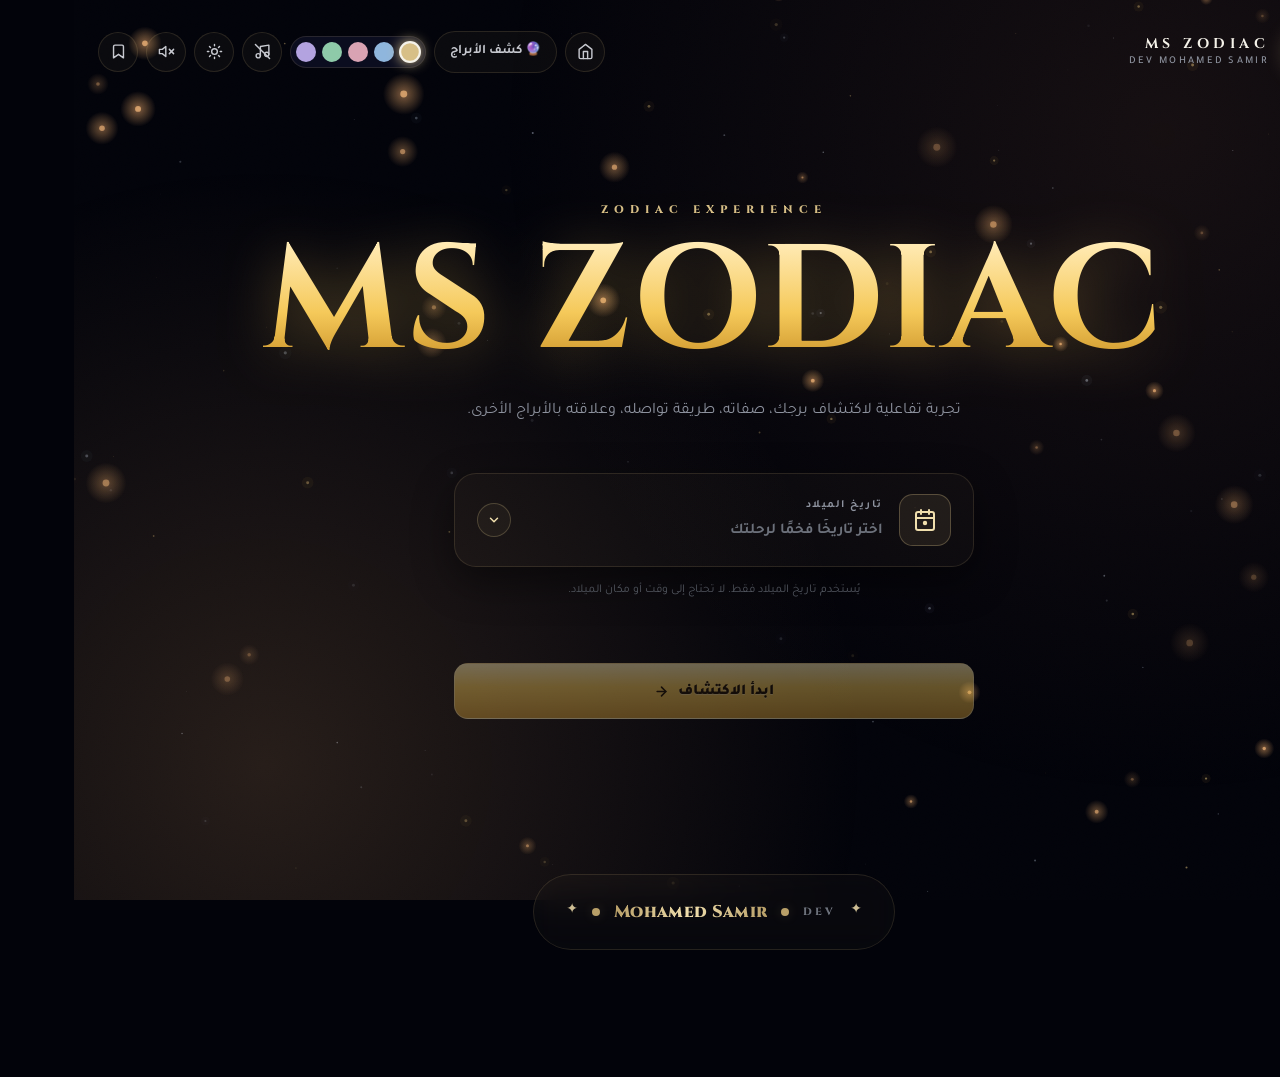
<file: MS_Zodiac_music_controls_music_menu_final.html>
<!DOCTYPE html>
<html lang="ar" dir="rtl" data-theme="dark" data-accent="gold" data-element="النار">
<head>
<meta charset="UTF-8">
<meta name="viewport" content="width=device-width, initial-scale=1.0, viewport-fit=cover">
<meta name="theme-color" content="#07080b">
<title>MS Zodiac</title>
<link rel="icon" href="data:image/svg+xml,<svg xmlns='http://www.w3.org/2000/svg' viewBox='0 0 100 100'><text y='.9em' font-size='90'>♈</text></svg>">
<link rel="preconnect" href="https://fonts.googleapis.com">
<link rel="preconnect" href="https://fonts.gstatic.com" crossorigin>
<link href="https://fonts.googleapis.com/css2?family=Cinzel:wght@400;500;600;700;800;900&family=Tajawal:wght@300;400;500;700;800;900&display=swap" rel="stylesheet">
<style>
:root{--ease:cubic-bezier(.22,.85,.2,1);--radius-md:22px;--radius-lg:36px;--fast:.3s var(--ease);--font:'Tajawal',system-ui,-apple-system,BlinkMacSystemFont,"Segoe UI","Noto Sans Arabic",Tahoma,Arial,sans-serif;--font-en:'Cinzel',Georgia,serif}
:root[data-accent="gold"]{--accent:#d7bf87;--accent-2:#f0dfad;--accent-3:#b89f68;--accent-rgb:215,191,135}
:root[data-accent="blue"]{--accent:#8fb6dd;--accent-2:#c5def3;--accent-3:#6b93ba;--accent-rgb:143,182,221}
:root[data-accent="rose"]{--accent:#d9a3b3;--accent-2:#f3cdd7;--accent-3:#b5798a;--accent-rgb:217,163,179}
:root[data-accent="emerald"]{--accent:#8ecaa9;--accent-2:#c5e7d6;--accent-3:#68a286;--accent-rgb:142,202,169}
:root[data-accent="violet"]{--accent:#b3a3e0;--accent-2:#d6cbf2;--accent-3:#8a79b8;--accent-rgb:179,163,224}
:root[data-theme="dark"]{--bg:#02030a;--panel:rgba(11,13,31,.72);--panel-solid:#0b0d1f;--panel-2:#151820;--panel-3:rgba(12,14,18,.75);--line:rgba(215,191,135,.14);--line-2:rgba(215,191,135,.28);--text:#f5f2e9;--text-2:#c6c8cf;--muted:#8e939f;--muted-2:#6c717b;--muted-3:#5f646e;--danger:#d88c8c;--ok:#9ec6a8;--glow:rgba(var(--accent-rgb),.2);--shadow-lg:0 30px 90px rgba(0,0,0,.55);--shadow-md:0 14px 40px rgba(0,0,0,.45);--star-op:.65;--particle-op:1;--orb-bg:radial-gradient(circle at 38% 32%,#2f3037,#181a1f 52%,#0d0e11 78%);--cal-bg:rgba(11,13,31,.98);--bg-tint:rgba(var(--accent-rgb),.05);--bg-tint-2:rgba(var(--accent-rgb),.09);--glass-bg:rgba(215,191,135,.03);--noise:.04}
:root[data-theme="light"]{--bg:#faf7f0;--panel:rgba(255,255,255,.72);--panel-solid:#ffffff;--panel-2:#fbf8f1;--panel-3:rgba(253,251,247,.72);--line:rgba(140,105,55,.14);--line-2:rgba(140,105,55,.26);--text:#2a2418;--text-2:#463e2e;--muted:#756b58;--muted-2:#948a76;--muted-3:#b0a792;--danger:#a83c3e;--ok:#2d6f4a;--glow:rgba(var(--accent-rgb),.30);--shadow-lg:0 24px 70px rgba(120,90,45,.14);--shadow-md:0 12px 34px rgba(120,90,45,.10);--star-op:.22;--particle-op:.42;--orb-bg:radial-gradient(circle at 38% 32%,#ffffff,#f9f4e8 55%,#ebe4d2 85%);--cal-bg:rgba(255,255,255,.99);--bg-tint:rgba(var(--accent-rgb),.09);--bg-tint-2:rgba(var(--accent-rgb),.16);--glass-bg:rgba(255,255,255,.55);--noise:.02}
:root[data-element="النار"]{--el-accent:#e8a86a;--el-soft:rgba(232,168,106,.16);--el-rgb:232,168,106}
:root[data-element="الأرض"]{--el-accent:#9dbf94;--el-soft:rgba(157,191,148,.16);--el-rgb:157,191,148}
:root[data-element="الهواء"]{--el-accent:#9dc4e0;--el-soft:rgba(157,196,224,.16);--el-rgb:157,196,224}
:root[data-element="الماء"]{--el-accent:#88b6c9;--el-soft:rgba(136,182,201,.16);--el-rgb:136,182,201}
:root[data-theme="light"][data-element="النار"]{--el-accent:#d97f3d;--el-soft:rgba(217,127,61,.15)}
:root[data-theme="light"][data-element="الأرض"]{--el-accent:#5f8a52;--el-soft:rgba(95,138,82,.15)}
:root[data-theme="light"][data-element="الهواء"]{--el-accent:#4d7fa8;--el-soft:rgba(77,127,168,.15)}
:root[data-theme="light"][data-element="الماء"]{--el-accent:#4a7f95;--el-soft:rgba(74,127,149,.15)}
*{box-sizing:border-box}
html{scroll-behavior:smooth;-webkit-text-size-adjust:100%}
body{margin:0;min-height:100vh;color:var(--text);background:var(--bg);font-family:var(--font);overflow-x:hidden;line-height:1.55;-webkit-font-smoothing:antialiased;padding:env(safe-area-inset-top) env(safe-area-inset-right) env(safe-area-inset-bottom) env(safe-area-inset-left)}
body::after{content:"";position:fixed;inset:0;pointer-events:none;z-index:0;opacity:var(--noise);background-image:url("data:image/svg+xml;utf8,<svg xmlns='http://www.w3.org/2000/svg' width='200' height='200'><filter id='n'><feTurbulence type='fractalNoise' baseFrequency='.9' numOctaves='2' stitchTiles='stitch'/></filter><rect width='100%25' height='100%25' filter='url(%23n)' opacity='.9'/></svg>");mix-blend-mode:overlay}
button,input{font:inherit;color:inherit}
button{cursor:pointer;border:0;background:none;padding:0}
button:focus-visible,input:focus-visible{outline:2px solid var(--accent-3);outline-offset:3px;border-radius:6px}
::selection{background:rgba(var(--accent-rgb),.28)}
::-webkit-scrollbar{width:10px;height:10px}
::-webkit-scrollbar-thumb{background:linear-gradient(180deg,var(--accent-3),var(--accent));border-radius:99px;border:2px solid transparent;background-clip:content-box}
#stars,#element-bg{position:fixed;inset:0;pointer-events:none;z-index:0}
#stars{opacity:var(--star-op);transition:opacity .5s}
#element-bg{opacity:var(--particle-op);transition:opacity .6s}
.element-aura{position:fixed;inset:0;pointer-events:none;z-index:0;opacity:0;transition:opacity 1s var(--ease)}
.element-aura.active{opacity:1}
.element-aura[data-el="النار"]{background:radial-gradient(circle at 15% 85%,rgba(232,168,106,.16),transparent 45%),radial-gradient(circle at 85% 15%,rgba(199,125,82,.10),transparent 50%)}
.element-aura[data-el="الأرض"]{background:radial-gradient(circle at 20% 80%,rgba(157,191,148,.14),transparent 45%),radial-gradient(circle at 80% 20%,rgba(107,143,94,.10),transparent 50%)}
.element-aura[data-el="الهواء"]{background:radial-gradient(circle at 15% 20%,rgba(157,196,224,.14),transparent 45%),radial-gradient(circle at 85% 80%,rgba(107,147,186,.10),transparent 50%)}
.element-aura[data-el="الماء"]{background:radial-gradient(circle at 50% 90%,rgba(136,182,201,.14),transparent 50%),radial-gradient(circle at 50% 10%,rgba(90,127,149,.10),transparent 50%)}
.app{position:relative;z-index:1;max-width:1360px;margin:auto;padding:22px 24px 60px}
.topbar{display:flex;align-items:center;justify-content:space-between;gap:16px;padding:6px 0;flex-wrap:wrap}
.brand{display:flex;align-items:center;gap:13px;user-select:none}
.logo{position:relative;width:48px;height:48px;border:1.5px solid var(--accent-3);border-radius:50%;display:grid;place-items:center;overflow:hidden;background:radial-gradient(circle at 32% 28%,rgba(var(--accent-rgb),.25),rgba(0,0,0,.55));box-shadow:inset 0 0 18px var(--glow),0 0 20px var(--glow)}
.logo::after{content:"";position:absolute;inset:-50%;background:linear-gradient(115deg,transparent 40%,rgba(255,255,255,.85) 49%,transparent 58%);transform:translateX(-90%);animation:shine 4s linear infinite}
.logo span{position:relative;z-index:2;font-weight:800;letter-spacing:-.16em;font-size:14px;color:var(--accent-3);font-family:var(--font-en)}
:root[data-theme="dark"] .logo span{color:var(--accent-2)}
@keyframes shine{to{transform:translateX(90%)}}
.brand-copy{display:flex;flex-direction:column;line-height:1.1}
.brand-name{font-family:var(--font-en);font-weight:700;letter-spacing:.32em;font-size:14px;color:var(--text)}
.brand-maker{font-size:10.5px;color:var(--muted);margin-top:5px;letter-spacing:.22em;font-weight:500;text-transform:uppercase}
.top-actions{display:flex;align-items:center;gap:8px;flex-wrap:wrap}
.icon-btn{width:40px;height:40px;border-radius:50%;display:inline-grid;place-items:center;border:1px solid var(--line);background:rgba(var(--accent-rgb),.04);color:var(--text-2);transition:var(--fast);position:relative}
.icon-btn:hover{border-color:var(--line-2);transform:translateY(-1px);background:var(--bg-tint);color:var(--text);box-shadow:0 0 16px var(--glow)}
.icon-btn[hidden]{display:none}
.icon-btn.active{color:var(--accent-3);border-color:var(--accent-3);background:var(--bg-tint-2)}
:root[data-theme="dark"] .icon-btn.active{color:var(--accent-2);border-color:var(--accent)}
.icon-btn.music-playing{animation:musicBtnPulse 2s ease-in-out infinite}
 .music-control-wrap{position:relative;display:inline-flex;align-items:center}
.music-control-menu{position:absolute;top:calc(100% + 10px);right:0;width:285px;padding:14px;border:1px solid var(--line-2);border-radius:16px;background:var(--panel-solid);box-shadow:0 18px 45px rgba(0,0,0,.45),0 0 24px var(--glow);backdrop-filter:blur(16px);-webkit-backdrop-filter:blur(16px);opacity:0;pointer-events:none;transform:translateY(-6px) scale(.98);transition:opacity .22s var(--ease),transform .22s var(--ease);z-index:5000}
.music-control-menu.open{opacity:1;pointer-events:auto;transform:translateY(0) scale(1)}
.music-control-head{display:flex;align-items:center;justify-content:space-between;gap:8px;margin-bottom:10px}
.music-control-title{font-size:12px;font-weight:800;color:var(--text)}
.music-control-status{font-size:10px;color:var(--muted)}
.music-control-row{display:flex;align-items:center;gap:8px}
.music-mini-btn{width:34px;height:34px;border-radius:10px;border:1px solid var(--line);background:var(--bg-tint);display:grid;place-items:center;color:var(--text-2);transition:var(--fast);flex-shrink:0}
.music-mini-btn:hover{border-color:var(--accent-3);color:var(--accent-2);transform:translateY(-1px)}
.music-volume{width:100%;accent-color:var(--accent)}
.music-control-range{width:100%;height:4px;cursor:pointer}
.music-control-label{display:flex;justify-content:space-between;align-items:center;margin-top:8px;color:var(--muted);font-size:10px}
.music-current-track{margin-top:10px;padding-top:10px;border-top:1px solid var(--line);display:flex;align-items:center;justify-content:space-between;gap:10px}
.music-track-label{font-size:10px;color:var(--muted);font-weight:700}
.music-track-name{font-size:11px;color:var(--text-2);font-weight:800;white-space:nowrap;overflow:hidden;text-overflow:ellipsis;max-width:165px}
.music-track-heading{margin-top:12px;margin-bottom:7px;color:var(--text-2);font-size:10.5px;font-weight:850}
.music-track-list{display:flex;flex-direction:column;gap:6px}
.music-track-option{width:100%;display:flex;align-items:center;gap:9px;text-align:right;border:1px solid transparent;background:var(--bg-tint);color:var(--text);border-radius:11px;padding:9px 10px;cursor:pointer;transition:var(--fast)}
.music-track-option:hover{border-color:var(--line-2);background:var(--panel-2)}
.music-track-option.active{border-color:rgba(var(--accent-rgb),.45);background:rgba(var(--accent-rgb),.08)}
.music-track-radio{width:14px;height:14px;border-radius:50%;border:2px solid var(--muted-2);display:grid;place-items:center;flex-shrink:0}
.music-track-option.active .music-track-radio{border-color:var(--accent-2)}
.music-track-option.active .music-track-radio::after{content:"";width:6px;height:6px;border-radius:50%;background:var(--accent)}
.music-track-option-copy{min-width:0;flex:1;display:flex;flex-direction:column;gap:2px}
.music-track-option-copy strong{font-size:11px;font-weight:850;white-space:nowrap;overflow:hidden;text-overflow:ellipsis}
.music-track-option-copy small{font-size:9px;color:var(--muted);white-space:nowrap;overflow:hidden;text-overflow:ellipsis}
.music-track-playing{font-size:14px;color:var(--accent);opacity:0}
.music-track-option.active .music-track-playing{opacity:1}
.music-track-notice{margin-top:9px;padding:7px 9px;border-radius:9px;background:var(--bg-tint-2);border:1px solid var(--line);color:var(--muted);font-size:9.5px;line-height:1.6}
@media (max-width:720px){.music-control-menu{right:-6px;width:250px}}
@keyframes musicBtnPulse{0%,100%{box-shadow:0 0 0 0 var(--glow)}50%{box-shadow:0 0 0 8px rgba(var(--accent-rgb),0)}}
.ghost-btn{border:1px solid var(--line);padding:10px 15px;border-radius:999px;color:var(--text-2);background:rgba(var(--accent-rgb),.04);transition:var(--fast);display:inline-flex;align-items:center;gap:8px;font-size:13px;font-weight:600}
.ghost-btn:hover{border-color:var(--line-2);transform:translateY(-1px);background:var(--bg-tint);color:var(--accent-2)}
.ghost-btn[hidden]{display:none}
.accent-picker{display:flex;gap:6px;padding:5px;border:1px solid var(--line);border-radius:999px;background:var(--panel-solid);align-items:center}
.accent-swatch{width:20px;height:20px;border-radius:50%;border:2px solid transparent;transition:var(--fast)}
.accent-swatch:hover{transform:scale(1.15)}
.accent-swatch.active{border-color:var(--text);transform:scale(1.1);box-shadow:0 0 12px currentColor}
.accent-swatch[data-accent-value="gold"]{background:#d7bf87;color:#d7bf87}
.accent-swatch[data-accent-value="blue"]{background:#8fb6dd;color:#8fb6dd}
.accent-swatch[data-accent-value="rose"]{background:#d9a3b3;color:#d9a3b3}
.accent-swatch[data-accent-value="emerald"]{background:#8ecaa9;color:#8ecaa9}
.accent-swatch[data-accent-value="violet"]{background:#b3a3e0;color:#b3a3e0}
.view{display:none}
.view.active{display:block;animation:viewIn .5s var(--ease) both}
@keyframes viewIn{from{opacity:0;transform:translateY(10px)}to{opacity:1;transform:none}}
.hero{min-height:calc(100vh - 160px);display:grid;place-items:center;padding:56px 0 40px}
.hero-inner{width:min(940px,100%);text-align:center}
.eyebrow{color:var(--accent-3);font-size:11px;letter-spacing:.55em;text-transform:uppercase;margin-bottom:22px;opacity:0;animation:fadeUp .7s var(--ease) .1s both;font-weight:800;font-family:var(--font-en)}
:root[data-theme="dark"] .eyebrow{color:var(--accent)}
.hero h1{font-size:clamp(54px,11.5vw,168px);line-height:.86;letter-spacing:.02em;margin:0;font-weight:700;opacity:0;animation:fadeUp .9s var(--ease) .2s both;font-family:var(--font-en)}
.hero h1 span{background:linear-gradient(180deg,#fff8d8 0%,#ffe9b0 22%,#f5c95a 55%,#c99127 82%,#8a5f1c 100%);-webkit-background-clip:text;background-clip:text;color:transparent;filter:drop-shadow(0 6px 28px rgba(245,201,90,.35))}
.hero-sub{max-width:640px;margin:30px auto 0;color:var(--muted);font-size:16px;line-height:1.9;opacity:0;animation:fadeUp .9s var(--ease) .35s both}
@keyframes fadeUp{from{opacity:0;transform:translateY(16px)}to{opacity:1;transform:none}}
.birth-zone{margin:46px auto 0;display:flex;flex-direction:column;align-items:center;gap:14px;opacity:0;animation:fadeUp .9s var(--ease) .5s both;width:min(520px,100%)}
.dp-wrap{position:relative;width:100%;z-index:auto}
.dp-field{width:100%;padding:20px 22px;border-radius:var(--radius-md);border:1px solid var(--line);background:var(--glass-bg);backdrop-filter:blur(16px);-webkit-backdrop-filter:blur(16px);box-shadow:var(--shadow-md);transition:var(--fast);cursor:pointer;display:flex;align-items:center;gap:16px;user-select:none}
.dp-field:hover{border-color:var(--line-2);transform:translateY(-2px);box-shadow:var(--shadow-lg),0 0 22px var(--glow)}
.dp-field.filled{border-color:rgba(var(--accent-rgb),.5)}
.dp-field.open{border-color:var(--accent-3);box-shadow:0 20px 60px var(--glow)}
.dp-icon{width:52px;height:52px;flex-shrink:0;border-radius:14px;background:var(--bg-tint-2);border:1px solid rgba(var(--accent-rgb),.3);display:grid;place-items:center;color:var(--accent-3)}
:root[data-theme="dark"] .dp-icon{color:var(--accent-2)}
.dp-icon svg{width:24px;height:24px}
.dp-copy{flex:1;min-width:0;text-align:right}
.dp-label{font-size:11px;color:var(--muted);letter-spacing:.14em;text-transform:uppercase;margin-bottom:5px;font-weight:700}
.dp-value{font-size:17px;font-weight:800;color:var(--text);white-space:nowrap;overflow:hidden;text-overflow:ellipsis}
.dp-value.placeholder{color:var(--muted-2);font-weight:600;font-size:15px}
.dp-chevron{width:34px;height:34px;border-radius:50%;flex-shrink:0;display:grid;place-items:center;color:var(--accent-3);background:var(--bg-tint);border:1px solid rgba(var(--accent-rgb),.25);transition:transform .3s var(--ease)}
:root[data-theme="dark"] .dp-chevron{color:var(--accent-2)}
.dp-field.open .dp-chevron{transform:rotate(180deg)}
.dp-panel{position:absolute;top:calc(100% + 12px);right:0;left:0;background:var(--cal-bg);border:1px solid var(--line-2);border-radius:var(--radius-md);box-shadow:0 40px 100px rgba(0,0,0,.55),0 0 40px var(--glow);padding:22px;opacity:0;pointer-events:none;transform:translateY(-8px) scale(.98);transition:opacity .3s var(--ease),transform .3s var(--ease);backdrop-filter:blur(14px);z-index:2000;max-height:70vh;overflow-y:auto}
.dp-panel.open{opacity:1;pointer-events:auto;transform:translateY(0) scale(1)}
.dp-header{display:flex;align-items:center;justify-content:space-between;gap:12px;padding-bottom:14px;border-bottom:1px solid var(--line);margin-bottom:14px}
.dp-nav{width:38px;height:38px;border-radius:50%;border:1px solid var(--line);background:var(--panel-solid);color:var(--text-2);display:grid;place-items:center;transition:var(--fast)}
.dp-nav:hover:not(:disabled){border-color:var(--accent-3);color:var(--accent-3);background:var(--bg-tint);transform:scale(1.06)}
.dp-nav:disabled{opacity:.3;cursor:not-allowed}
.dp-title{flex:1;text-align:center;cursor:pointer}
.dp-month{font-size:17px;font-weight:850;color:var(--text)}
.dp-year{font-size:11px;color:var(--muted);letter-spacing:.18em;margin-top:3px;font-variant-numeric:tabular-nums;font-family:var(--font-en)}
.dp-weekdays{display:grid;grid-template-columns:repeat(7,1fr);gap:4px;margin-bottom:6px}
.dp-weekday{text-align:center;font-size:11px;color:var(--muted);font-weight:700;padding:8px 0}
.dp-days{display:grid;grid-template-columns:repeat(7,1fr);gap:4px;max-height:280px;overflow-y:auto;padding:2px 0}
.dp-day{aspect-ratio:1;border-radius:10px;border:1px solid transparent;background:transparent;color:var(--text-2);font-size:14px;font-weight:600;display:grid;place-items:center;transition:var(--fast);position:relative;font-variant-numeric:tabular-nums}
.dp-day:hover:not(.empty):not(.disabled){background:var(--bg-tint-2);border-color:rgba(var(--accent-rgb),.4);color:var(--accent-3)}
.dp-day.empty{pointer-events:none;color:transparent}
.dp-day.disabled{opacity:.25;cursor:not-allowed;color:var(--muted-3)}
.dp-day.today{color:var(--accent-3);font-weight:850}
.dp-day.today::after{content:"";position:absolute;bottom:6px;left:50%;transform:translateX(-50%);width:4px;height:4px;border-radius:50%;background:var(--accent-3);box-shadow:0 0 8px var(--accent-3)}
.dp-day.selected{background:linear-gradient(180deg,var(--accent),var(--accent-3));color:#fff;font-weight:850;border-color:var(--accent-3);box-shadow:0 8px 20px var(--glow);transform:scale(1.05)}
:root[data-theme="dark"] .dp-day.selected{background:linear-gradient(180deg,var(--accent-2),var(--accent));color:#1a160a}
.dp-mini-grid{display:grid;grid-template-columns:repeat(3,1fr);gap:6px;max-height:280px;overflow-y:auto;padding:4px 0}
.dp-mini-item{padding:14px 8px;border-radius:10px;border:1px solid var(--line);background:var(--panel-solid);color:var(--text-2);font-size:13px;font-weight:700;transition:var(--fast);text-align:center}
.dp-mini-item:hover{border-color:var(--accent-3);color:var(--accent-3);background:var(--bg-tint)}
.dp-mini-item.active{background:linear-gradient(180deg,var(--accent),var(--accent-3));color:#fff;border-color:var(--accent-3)}
:root[data-theme="dark"] .dp-mini-item.active{background:linear-gradient(180deg,var(--accent-2),var(--accent));color:#1a160a}
.dp-footer{display:flex;gap:8px;padding-top:14px;border-top:1px solid var(--line);margin-top:14px;flex-wrap:wrap;align-items:center}
.dp-quick{padding:10px 14px;border-radius:10px;border:1px solid var(--line);background:var(--panel-solid);color:var(--text-2);font-size:12px;font-weight:700;transition:var(--fast);display:inline-flex;align-items:center;gap:6px}
.dp-quick:hover{border-color:var(--accent-3);color:var(--accent-3);background:var(--bg-tint)}
.dp-confirm{margin-right:auto;padding:10px 22px;border-radius:10px;background:linear-gradient(180deg,var(--accent),var(--accent-3));color:#fff;font-weight:850;font-size:13px;border:1px solid var(--accent-3);transition:var(--fast)}
:root[data-theme="dark"] .dp-confirm{background:linear-gradient(180deg,var(--accent-2),var(--accent));color:#1a160a}
.dp-confirm:hover:not(:disabled){transform:translateY(-1px);box-shadow:0 10px 24px var(--glow)}
.dp-confirm:disabled{opacity:.4;cursor:not-allowed;transform:none}
.helper{color:var(--muted-3);font-size:12px;text-align:center}
.error{min-height:20px;color:var(--danger);font-size:12.5px;font-weight:600;text-align:center}
.error:empty{opacity:0}
.start-btn-wrap{margin-top:16px;width:100%}
.start-btn{width:100%;min-height:56px;padding:0 26px;border-radius:14px;border:1.5px solid rgba(255,240,190,.6);background:linear-gradient(180deg,#ffeeb6 0%,#f5c95a 42%,#cf9a36 100%);color:#241603;font-weight:850;font-size:15px;transition:var(--fast);box-shadow:0 12px 30px var(--glow),inset 0 1px 0 rgba(255,255,255,.5);display:inline-flex;align-items:center;justify-content:center;gap:9px;position:relative;overflow:hidden;text-shadow:0 1px 0 rgba(255,255,255,.35)}
.start-btn::before{content:"";position:absolute;inset:0;background:linear-gradient(90deg,transparent 0%,rgba(255,255,255,.6) 50%,transparent 100%);transform:translateX(-130%);transition:transform .9s ease}
.start-btn:hover:not(:disabled)::before{transform:translateX(130%)}
.start-btn:hover:not(:disabled){transform:translateY(-2px);box-shadow:0 20px 44px var(--glow),inset 0 1px 0 rgba(255,255,255,.6)}
.start-btn:disabled{opacity:.4;cursor:not-allowed;transform:none;box-shadow:none}
.discover{padding:44px 0 24px}
.discover-shell{position:relative;overflow:hidden;border:1px solid var(--line);border-radius:var(--radius-lg);background:var(--panel);backdrop-filter:blur(16px);-webkit-backdrop-filter:blur(16px);box-shadow:var(--shadow-lg)}
.discover-shell::before{content:"";position:absolute;inset:0;background:radial-gradient(circle at 50% 40%,var(--el-soft,var(--glow)),transparent 55%);opacity:0;transition:opacity 1s;pointer-events:none}
.discover-shell.revealed::before{opacity:1}
.discover-top{display:flex;justify-content:space-between;align-items:flex-start;gap:20px;padding:24px 28px;border-bottom:1px solid var(--line);position:relative;z-index:2}
.kicker{font-size:11px;color:var(--muted);letter-spacing:.2em;text-transform:uppercase;font-weight:700;font-family:var(--font-en)}
.discover-date{font-size:13.5px;color:var(--text-2);margin-top:7px;font-weight:600}
.progress-wrap{text-align:left}
.progress{width:160px;height:4px;background:var(--line);border-radius:999px;overflow:hidden;margin-top:10px;position:relative}
.progress span{display:block;width:0;height:100%;background:linear-gradient(90deg,var(--accent-3),var(--accent-2));transition:width .9s var(--ease);border-radius:inherit;box-shadow:0 0 10px var(--accent-2);position:relative;overflow:hidden}
.progress-label{font-size:10.5px;color:var(--muted-2);margin-top:6px;letter-spacing:.05em;font-variant-numeric:tabular-nums;font-family:var(--font-en)}
.reveal-stage{--radius:clamp(120px,20vw,255px);min-height:600px;display:grid;place-items:center;position:relative;padding:56px 22px 68px;isolation:isolate}
.ring{position:absolute;width:min(540px,72vw);aspect-ratio:1;border-radius:50%;border:1px solid var(--line);pointer-events:none}
.ring::before,.ring::after{content:"";position:absolute;inset:8%;border-radius:50%;border:1px solid rgba(var(--el-rgb),.13)}
.ring::after{inset:28%;border-color:rgba(var(--el-rgb),.09)}
.ring-a{animation:slowspin 20s linear infinite}
.ring-b{width:min(400px,58vw);animation:slowspin 15s linear infinite reverse;opacity:.7}
@keyframes slowspin{to{transform:rotate(360deg)}}
.orbit-signs{position:absolute;inset:0;z-index:4;pointer-events:none}
.orbit-sign-btn{position:absolute;left:50%;top:50%;width:50px;height:50px;border-radius:50%;border:1px solid var(--line-2);background:var(--panel-solid);color:var(--accent-3);display:grid;place-items:center;font-size:20px;pointer-events:auto;transition:transform .5s var(--ease),border-color .3s,background .3s,box-shadow .3s,opacity .5s;box-shadow:var(--shadow-md);opacity:0;transform:translate(-50%,-50%) translate(calc(cos(var(--angle)) * var(--radius)),calc(sin(var(--angle)) * var(--radius)));font-family:var(--font-en);cursor:pointer}
@supports not (width: calc(cos(45deg) * 1px)){.orbit-sign-btn{transform:translate(-50%,-50%) translate(calc(var(--tx) * var(--radius)),calc(var(--ty) * var(--radius)))}}
.reveal-stage.play .orbit-sign-btn{opacity:1}
.orbit-sign-btn:hover{border-color:var(--accent-3);background:var(--panel-2);box-shadow:0 12px 28px var(--glow),0 0 20px var(--glow);z-index:6;transform:translate(-50%,-50%) translate(calc(cos(var(--angle)) * var(--radius)),calc(sin(var(--angle)) * var(--radius))) scale(1.12)}
.orb{width:220px;aspect-ratio:1;border-radius:50%;position:relative;z-index:3;display:grid;place-items:center;background:radial-gradient(circle at 32% 26%,#fff8d4 0%,#ffe08a 8%,#f5c95a 22%,#d4941f 46%,#7a4c0e 72%,#2a1704 92%,#150a02 100%);border:1px solid var(--el-accent,var(--accent));box-shadow:inset -22px -28px 60px rgba(0,0,0,.78),inset 14px 18px 50px rgba(255,225,150,.42),inset 0 0 20px rgba(255,240,200,.35),0 0 45px rgba(255,205,90,.6),0 0 100px rgba(255,165,50,.42),0 0 180px rgba(255,125,20,.24);animation:orbBreath 5s ease-in-out infinite}
:root[data-theme="light"] .orb{background:var(--orb-bg);box-shadow:inset 0 0 60px var(--glow),0 40px 90px rgba(0,0,0,.1),0 0 60px var(--glow)}
@keyframes orbBreath{0%,100%{filter:brightness(1)}50%{filter:brightness(1.14)}}
.orb::before{content:"";position:absolute;inset:-30%;border-radius:50%;background:radial-gradient(circle,var(--el-soft,var(--glow)),transparent 60%);opacity:.7;z-index:-1;animation:pulseGlow 5s ease-in-out infinite}
.orb::after{content:"";position:absolute;inset:12%;border-radius:50%;border:1px solid rgba(255,235,180,.22);box-shadow:inset 0 0 30px rgba(255,220,140,.25);pointer-events:none}
@keyframes pulseGlow{0%,100%{transform:scale(1);opacity:.5}50%{transform:scale(1.08);opacity:.85}}
.orb-symbol{font-size:80px;line-height:1;transform:translateY(-8px);color:#fffbe8;text-shadow:0 0 16px rgba(255,240,190,1),0 0 34px rgba(255,205,90,.9),0 0 70px rgba(255,155,25,.65),0 0 120px rgba(255,120,20,.4);font-family:var(--font-en);font-weight:400;animation:symbolFloat 7s ease-in-out infinite}
:root[data-theme="light"] .orb-symbol{color:var(--el-accent,var(--accent));text-shadow:0 0 34px var(--el-soft,var(--glow))}
@keyframes symbolFloat{0%,100%{transform:translateY(-8px)}50%{transform:translateY(-13px)}}
.orb-meta{position:absolute;bottom:26px;text-align:center;width:100%}
.orb-name{font-size:22px;font-weight:850;color:#fffbe8;text-shadow:0 0 18px rgba(255,205,90,.85),0 2px 4px rgba(0,0,0,.6)}
:root[data-theme="light"] .orb-name{color:var(--text);text-shadow:none}
.orb-range{font-size:10.5px;color:rgba(255,235,190,.9);margin-top:4px;text-shadow:0 1px 3px rgba(0,0,0,.6)}
:root[data-theme="light"] .orb-range{color:var(--muted);text-shadow:none}
.reveal-copy{position:absolute;bottom:24px;text-align:center;color:var(--muted-2);font-size:12px;display:flex;align-items:center;gap:8px}
.reveal-copy::before,.reveal-copy::after{content:"";width:26px;height:1px;background:linear-gradient(90deg,transparent,var(--line-2))}
.reveal-copy::after{background:linear-gradient(90deg,var(--line-2),transparent)}
.reveal-stage.play .orb{animation:orbIn 1s var(--ease) both,orbBreath 5s ease-in-out 1s infinite}
@keyframes orbIn{0%{transform:scale(.5) rotate(-20deg);opacity:0;filter:blur(12px)}60%{filter:blur(0)}100%{transform:scale(1) rotate(0);opacity:1}}
.confetti{position:fixed;inset:0;pointer-events:none;z-index:150}
.wheel-section{margin-top:18px;border:1px solid var(--line);border-radius:var(--radius-lg);background:var(--panel);backdrop-filter:blur(20px);-webkit-backdrop-filter:blur(20px);padding:36px 32px;position:relative;overflow:hidden}
.wheel-section::before{content:"";position:absolute;inset:0;background:radial-gradient(circle at 50% 50%,var(--el-soft,var(--glow)),transparent 60%);opacity:.5;pointer-events:none}
.wheel-header{display:flex;justify-content:space-between;align-items:flex-end;gap:16px;flex-wrap:wrap;margin-bottom:24px;position:relative;z-index:2}
.wheel-layout{display:grid;grid-template-columns:minmax(0,1fr) minmax(0,1fr);gap:36px;align-items:center;position:relative;z-index:2}
.wheel-svg-wrap{position:relative;width:100%;max-width:560px;margin:auto}
.zodiac-wheel{width:100%;height:auto;overflow:visible;display:block;filter:drop-shadow(0 20px 60px rgba(0,0,0,.4))}
:root[data-theme="light"] .zodiac-wheel{filter:drop-shadow(0 20px 60px rgba(120,90,45,.15))}
.zodiac-wheel .ring-bg{fill:none;stroke:var(--line);stroke-width:1}
.zodiac-wheel .ring-thin{fill:none;stroke:var(--line-2);stroke-width:.6}
.zodiac-wheel .ring-accent{fill:none;stroke:rgba(var(--accent-rgb),.35);stroke-width:1.5;stroke-dasharray:2 4}
.zodiac-wheel .el-arc{stroke-width:4;fill:none;stroke-linecap:round;opacity:.9}
.zodiac-wheel .el-arc.fire{stroke:#e8a86a}
.zodiac-wheel .el-arc.earth{stroke:#9dbf94}
.zodiac-wheel .el-arc.air{stroke:#9dc4e0}
.zodiac-wheel .el-arc.water{stroke:#88b6c9}
.zodiac-wheel .sign-node{cursor:pointer;transition:transform .3s var(--ease)}
.zodiac-wheel .sign-node:hover{transform:scale(1.15);transform-box:fill-box;transform-origin:center}
.zodiac-wheel .sign-circle{fill:var(--panel-solid);stroke:var(--line-2);stroke-width:1.5;transition:all .3s var(--ease)}
.zodiac-wheel .sign-node.active .sign-circle{fill:var(--bg-tint-2);stroke:var(--accent-3);stroke-width:2.5;filter:drop-shadow(0 0 8px var(--glow))}
.zodiac-wheel .sign-symbol{font-size:20px;text-anchor:middle;dominant-baseline:central;fill:var(--text);font-weight:600;pointer-events:none;font-family:var(--font-en)}
.zodiac-wheel .sign-name-small{font-size:9px;text-anchor:middle;fill:var(--muted);font-weight:700;pointer-events:none}
.zodiac-wheel .aspect-line{stroke-width:1.5;fill:none;stroke-linecap:round;transition:all .5s var(--ease);pointer-events:none}
.zodiac-wheel .aspect-line.strong{stroke:#f0dfad;stroke-width:2.5;opacity:.85;filter:drop-shadow(0 0 4px rgba(240,223,173,.6))}
.zodiac-wheel .aspect-line.medium{stroke:#9ec6a8;stroke-width:1.8;opacity:.7}
.zodiac-wheel .aspect-line.weak{stroke:#6c717b;stroke-width:1;opacity:.4;stroke-dasharray:3 3}
.zodiac-wheel .aspect-line.tension{stroke:#d88c8c;stroke-width:1.2;opacity:.5;stroke-dasharray:4 4}
.zodiac-wheel .center-symbol{font-size:64px;text-anchor:middle;dominant-baseline:central;fill:var(--el-accent,var(--accent));font-weight:600;font-family:var(--font-en);filter:drop-shadow(0 0 20px var(--el-soft,var(--glow)))}
.zodiac-wheel .center-name{font-size:16px;text-anchor:middle;fill:var(--text);font-weight:850}
.zodiac-wheel .center-range{font-size:10px;text-anchor:middle;fill:var(--muted)}
.wheel-info{padding:22px;border:1px solid var(--line);border-radius:18px;background:var(--panel-3);backdrop-filter:blur(12px);position:relative;overflow:hidden}
.wheel-info .wi-symbol{font-size:52px;color:var(--el-accent,var(--accent));line-height:1;margin-bottom:10px;font-family:var(--font-en);filter:drop-shadow(0 0 20px var(--el-soft,var(--glow)))}
.wheel-info h3{margin:0 0 6px;font-size:22px;font-weight:850;letter-spacing:-.02em}
.wheel-info .wi-range{font-size:12px;color:var(--muted);margin-bottom:14px}
.wheel-info p{margin:0;font-size:13.5px;color:var(--muted);line-height:1.9}
.wheel-info .wi-tags{display:flex;gap:6px;flex-wrap:wrap;margin-top:14px}
.wheel-info .wi-tag{font-size:10.5px;padding:4px 10px;border:1px solid var(--line);border-radius:999px;background:rgba(var(--accent-rgb),.04);color:var(--text-2);font-weight:700}
.wheel-aspects{display:grid;grid-template-columns:repeat(2,1fr);gap:6px;margin-top:12px}
.wheel-aspect-row{display:flex;justify-content:space-between;gap:8px;font-size:12px;padding:8px 12px;border:1px solid var(--line);border-radius:10px;background:rgba(var(--accent-rgb),.04);font-weight:700}
.wheel-aspect-row .as-name{color:var(--text-2)}
.wheel-aspect-row .as-score{font-weight:850;font-variant-numeric:tabular-nums;font-family:var(--font-en)}
.profile{padding:10px 0 0}
.profile-head{display:grid;grid-template-columns:1.05fr .95fr;gap:18px;align-items:stretch}
.identity,.snapshot,.radar-card,.mbti-card,.energy-card,.music-card{border:1px solid var(--line);border-radius:var(--radius-lg);background:var(--panel);backdrop-filter:blur(16px);-webkit-backdrop-filter:blur(16px);padding:30px}
.identity{min-height:300px;display:flex;flex-direction:column;justify-content:space-between;position:relative;overflow:hidden}
.identity::before{content:"";position:absolute;top:-40%;right:-20%;width:60%;aspect-ratio:1;border-radius:50%;background:radial-gradient(circle,var(--el-soft,var(--glow)),transparent 70%);pointer-events:none;opacity:.8}
.identity-top{display:flex;align-items:flex-start;justify-content:space-between;gap:16px;position:relative;z-index:1}
.sign-symbol{font-size:82px;line-height:.85;font-weight:400;color:var(--el-accent,var(--accent));text-shadow:0 0 40px var(--el-soft,var(--glow));font-family:var(--font-en);filter:drop-shadow(0 0 24px var(--el-soft,var(--glow)))}
.sign-index{font-size:11px;letter-spacing:.24em;color:var(--muted);font-variant-numeric:tabular-nums;font-family:var(--font-en)}
.identity h2{font-size:clamp(46px,7.2vw,92px);line-height:.88;letter-spacing:-.06em;margin:10px 0 0;font-weight:850}
.identity-range{color:var(--muted);margin-top:14px;font-size:14px}
.tags{display:flex;flex-wrap:wrap;gap:8px;margin-top:22px}
.tag{font-size:11px;color:var(--text-2);border:1px solid var(--line);padding:8px 11px;border-radius:999px;background:rgba(var(--accent-rgb),.04);display:inline-flex;align-items:center;gap:6px;font-weight:600}
.snapshot{display:grid;grid-template-columns:1fr 1fr;gap:1px;background:var(--line);padding:1px;overflow:hidden;backdrop-filter:blur(16px)}
.stat{background:var(--panel-solid);padding:24px;min-height:118px;display:flex;flex-direction:column;justify-content:center;transition:background var(--fast)}
.stat:hover{background:var(--panel-2)}
.stat-label{font-size:11px;color:var(--muted);margin-bottom:9px;letter-spacing:.06em;font-weight:700}
.stat-value{font-size:19px;font-weight:800;letter-spacing:-.02em}
.stat-value .stat-ico{display:inline-block;animation:iconPulse 3s ease-in-out infinite;margin-left:6px}
@keyframes iconPulse{0%,100%{transform:scale(1)}50%{transform:scale(1.15)}}
.music-card{margin-top:18px;display:grid;grid-template-columns:auto 1fr auto;gap:22px;align-items:center;background:linear-gradient(135deg,var(--bg-tint-2),var(--panel));position:relative;overflow:hidden}
.music-card::before{content:"";position:absolute;top:-50%;left:-20%;width:70%;aspect-ratio:1;border-radius:50%;background:radial-gradient(circle,var(--el-soft,var(--glow)),transparent 70%);opacity:.7;pointer-events:none}
.music-icon{width:64px;height:64px;border-radius:50%;background:linear-gradient(135deg,var(--el-accent,var(--accent)),var(--accent-3));display:grid;place-items:center;color:#fff;font-size:28px;box-shadow:0 8px 24px var(--glow);position:relative;z-index:1}
:root[data-theme="dark"] .music-icon{color:#1a160a}
.music-icon.playing{animation:musicPulse 1.5s ease-in-out infinite}
@keyframes musicPulse{0%,100%{transform:scale(1)}50%{transform:scale(1.06)}}
.music-info{position:relative;z-index:1}
.music-info h4{margin:0 0 6px;font-size:17px;font-weight:850}
.music-info p{margin:0;color:var(--muted);font-size:12.5px;line-height:1.7}
.music-meta{display:flex;gap:8px;margin-top:10px;flex-wrap:wrap}
.music-tag{font-size:10.5px;padding:4px 10px;border:1px solid var(--line);border-radius:999px;background:var(--panel-solid);color:var(--text-2);font-weight:700}
.music-controls{display:flex;gap:8px;position:relative;z-index:1;align-items:center}
.music-btn{width:52px;height:52px;border-radius:50%;background:var(--el-accent,var(--accent));color:#fff;border:1px solid var(--accent-3);display:grid;place-items:center;transition:var(--fast);box-shadow:0 6px 18px var(--glow)}
:root[data-theme="dark"] .music-btn{color:#1a160a}
.music-btn:hover{transform:translateY(-2px) scale(1.05)}
.music-eq{display:flex;gap:3px;align-items:flex-end;height:20px}
.music-eq span{width:3px;background:var(--el-accent,var(--accent));border-radius:2px;animation:eqBar 1s ease-in-out infinite}
.music-eq span:nth-child(1){animation-delay:0s;height:40%}
.music-eq span:nth-child(2){animation-delay:.15s;height:70%}
.music-eq span:nth-child(3){animation-delay:.3s;height:50%}
.music-eq span:nth-child(4){animation-delay:.45s;height:90%}
.music-eq span:nth-child(5){animation-delay:.6s;height:60%}
@keyframes eqBar{0%,100%{transform:scaleY(1)}50%{transform:scaleY(.4)}}
.mbti-card{margin-top:18px;display:grid;grid-template-columns:1fr 1fr;gap:22px}
.mbti-col h3{margin:0 0 14px;font-size:18px;font-weight:850}
.mbti-types{display:flex;gap:10px;flex-wrap:wrap;margin-bottom:18px}
.mbti-badge{padding:10px 16px;border:1px solid var(--accent-3);border-radius:12px;background:var(--bg-tint-2);color:var(--accent-3);font-weight:850;font-size:15px;letter-spacing:.04em;font-family:var(--font-en)}
:root[data-theme="dark"] .mbti-badge{border-color:var(--accent);color:var(--accent-2)}
.big5-row{display:flex;flex-direction:column;gap:10px}
.big5-item{display:flex;justify-content:space-between;align-items:center;gap:12px}
.big5-item .name{font-size:12.5px;color:var(--text-2);font-weight:600;min-width:100px}
.big5-bar{flex:1;height:8px;background:var(--line);border-radius:99px;overflow:hidden;position:relative}
.big5-bar span{display:block;width:0;height:100%;background:linear-gradient(90deg,var(--el-accent,var(--accent)),var(--accent-2));border-radius:inherit;transition:width 1.2s var(--ease);box-shadow:0 0 10px var(--glow);position:relative;overflow:hidden}
.big5-item .val{font-size:12px;color:var(--accent-3);font-weight:850;min-width:36px;text-align:left;font-variant-numeric:tabular-nums;font-family:var(--font-en)}
.big5-desc{font-size:11.5px;color:var(--muted-2);margin-top:12px;line-height:1.8}
.radar-card{margin-top:18px;display:grid;grid-template-columns:240px 1fr;gap:26px;align-items:center}
.radar-svg{width:100%;height:auto;overflow:visible}
.radar-svg .grid-line{fill:none;stroke:var(--line);stroke-width:1}
.radar-svg .axis{stroke:var(--line);stroke-width:1}
.radar-svg .poly{fill:var(--el-soft,var(--glow));stroke:var(--el-accent,var(--accent));stroke-width:2;stroke-linejoin:round;filter:drop-shadow(0 0 8px var(--glow))}
.radar-svg .dot{fill:var(--el-accent,var(--accent));filter:drop-shadow(0 0 4px var(--glow))}
.radar-svg .label{fill:var(--muted);font-size:9.5px;text-anchor:middle;font-weight:700}
.radar-info h3{margin:0 0 10px;font-size:20px;font-weight:850}
.radar-info p{margin:0 0 14px;color:var(--muted);font-size:13px;line-height:1.85}
.radar-legend{display:flex;flex-wrap:wrap;gap:8px}
.radar-legend span{font-size:11px;color:var(--text-2);padding:6px 10px;border:1px solid var(--line);border-radius:999px;background:rgba(var(--accent-rgb),.04);font-weight:600}
.radar-legend strong{color:var(--el-accent,var(--accent));font-weight:850;margin-right:4px;font-family:var(--font-en)}
.energy-card{margin-top:18px;display:grid;grid-template-columns:auto 1fr;gap:26px;align-items:center}
.energy-gauge{position:relative;width:170px;height:170px}
.energy-gauge svg{transform:rotate(-90deg);width:100%;height:100%}
.energy-gauge circle{fill:none;stroke-width:10;stroke-linecap:round}
.energy-gauge .bg-c{stroke:var(--line)}
.energy-gauge .fg-c{stroke:url(#energyGrad);stroke-dasharray:408;stroke-dashoffset:408;transition:stroke-dashoffset 1.4s var(--ease);filter:drop-shadow(0 0 8px var(--glow))}
.energy-gauge .level{position:absolute;inset:0;display:grid;place-items:center;font-size:38px;font-weight:850;letter-spacing:-.04em;font-variant-numeric:tabular-nums;font-family:var(--font-en)}
.energy-gauge .level small{font-size:13px;color:var(--muted);font-weight:600;margin-right:2px}
.energy-info h3{margin:0 0 8px;font-size:20px;font-weight:850}
.energy-bars{display:flex;gap:16px;flex-wrap:wrap}
.energy-bars > div{flex:1;min-width:90px;border:1px solid var(--line);border-radius:12px;padding:12px;background:var(--panel-3)}
.energy-bars small{display:block;font-size:10px;color:var(--muted-2);letter-spacing:.1em;text-transform:uppercase;margin-bottom:5px;font-weight:700}
.energy-bars strong{font-size:17px;font-weight:850;color:var(--accent-3);font-variant-numeric:tabular-nums;font-family:var(--font-en)}
:root[data-theme="dark"] .energy-bars strong{color:var(--accent-2)}
.myth-section{margin-top:18px;border:1px solid var(--line);border-radius:var(--radius-lg);padding:36px 32px;background:var(--panel);backdrop-filter:blur(16px);position:relative;overflow:hidden}
.myth-content{margin-top:26px;padding:34px;border:1px solid var(--line);border-radius:22px;background:var(--panel-3);backdrop-filter:blur(10px);position:relative;overflow:hidden;min-height:200px}
.myth-content::before{content:"❝";position:absolute;top:-20px;right:20px;font-size:110px;color:rgba(var(--accent-rgb),.10);line-height:1;pointer-events:none;font-family:Georgia,serif}
.myth-content h4{margin:0 0 6px;font-weight:850;color:var(--accent-3);position:relative;z-index:1;font-size:22px}
:root[data-theme="dark"] .myth-content h4{color:var(--accent-2)}
.myth-source{font-size:11px;color:var(--muted-2);letter-spacing:.16em;text-transform:uppercase;margin-bottom:18px;font-weight:700;position:relative;z-index:1;font-family:var(--font-en)}
.myth-content p{margin:0 0 16px;font-size:15px;line-height:2.15;color:var(--text-2);position:relative;z-index:1}
.myth-content p:last-child{margin-bottom:0}
.myth-wisdom{margin-top:22px;padding:18px 22px;border-right:3px solid var(--el-accent,var(--accent));background:var(--bg-tint);border-radius:0 12px 12px 0;font-style:italic;font-size:14.5px;line-height:1.95;color:var(--text);position:relative;z-index:1}
.myth-wisdom strong{color:var(--accent-3);font-style:normal;font-weight:800}
:root[data-theme="dark"] .myth-wisdom strong{color:var(--accent-2)}
.myth-context{margin-top:18px;padding-top:18px;border-top:1px dashed var(--line);font-size:12.5px;color:var(--muted-2);line-height:1.85;position:relative;z-index:1;font-style:italic}
.twin-section{margin-top:18px;border:1px solid var(--line);border-radius:var(--radius-lg);padding:32px;background:var(--panel);backdrop-filter:blur(16px);position:relative;overflow:hidden}
.twin-section::before{content:"";position:absolute;top:-30%;right:-15%;width:55%;aspect-ratio:1;border-radius:50%;background:radial-gradient(circle,var(--el-soft,var(--glow)),transparent 70%);opacity:.5;pointer-events:none}
.twin-hero{display:grid;grid-template-columns:auto 1fr;gap:26px;align-items:center;margin-top:22px;padding:28px;border:1px solid var(--line);border-radius:22px;background:linear-gradient(135deg,var(--bg-tint-2),var(--panel-3));position:relative;overflow:hidden}
.twin-hero::before{content:"";position:absolute;top:-40%;left:-10%;width:55%;aspect-ratio:1;border-radius:50%;background:radial-gradient(circle,var(--el-soft,var(--glow)),transparent 70%);opacity:.6;pointer-events:none}
.twin-avatar{width:110px;height:110px;border-radius:50%;background:linear-gradient(135deg,var(--accent),var(--accent-3));display:grid;place-items:center;color:#fff;font-weight:850;font-size:32px;flex-shrink:0;box-shadow:0 15px 40px var(--glow);position:relative;z-index:1;border:3px solid var(--accent-3);letter-spacing:-.02em;text-align:center;line-height:1.1;font-family:var(--font-en);animation:avatarFloat 5s ease-in-out infinite}
:root[data-theme="dark"] .twin-avatar{color:#1a160a}
@keyframes avatarFloat{0%,100%{transform:translateY(0)}50%{transform:translateY(-8px)}}
.twin-info{position:relative;z-index:1}
.twin-eyebrow{font-size:11px;color:var(--accent-3);letter-spacing:.24em;text-transform:uppercase;font-weight:800;margin-bottom:8px;font-family:var(--font-en)}
:root[data-theme="dark"] .twin-eyebrow{color:var(--accent)}
.twin-info h3{margin:0 0 6px;font-size:clamp(24px,3.6vw,34px);font-weight:850;letter-spacing:-.03em;line-height:1.1}
.twin-meta{display:flex;gap:10px;flex-wrap:wrap;align-items:center;margin-bottom:12px}
.twin-year{font-size:13px;font-weight:850;color:var(--accent-3);padding:4px 12px;border:1px solid var(--accent-3);border-radius:999px;background:var(--bg-tint);font-family:var(--font-en)}
:root[data-theme="dark"] .twin-year{color:var(--accent-2);border-color:var(--accent)}
.twin-role{font-size:12.5px;color:var(--muted);font-weight:700}
.twin-desc{margin:0;font-size:14px;line-height:1.95;color:var(--text-2)}
.twin-note{margin-top:14px;padding:12px 16px;border-right:3px solid var(--el-accent,var(--accent));background:var(--bg-tint);border-radius:0 12px 12px 0;font-size:12.5px;color:var(--muted);line-height:1.85}
.twin-note strong{color:var(--accent-3);font-weight:800}
:root[data-theme="dark"] .twin-note strong{color:var(--accent-2)}
.twin-refresh{text-align:center;margin-top:16px}
.explore{margin-top:18px;border:1px solid var(--line);border-radius:var(--radius-lg);background:var(--panel);backdrop-filter:blur(16px);overflow:hidden}
.explore-nav{display:flex;gap:4px;padding:10px;border-bottom:1px solid var(--line);overflow-x:auto;scrollbar-width:none}
.explore-nav::-webkit-scrollbar{display:none}
.mode-btn{white-space:nowrap;color:var(--muted);padding:12px 16px;border-radius:12px;transition:var(--fast);font-size:13px;font-weight:700}
.mode-btn:hover{color:var(--text);background:var(--bg-tint)}
.mode-btn.active{background:linear-gradient(180deg,var(--accent),var(--accent-3));color:#fff;font-weight:800;box-shadow:0 6px 18px var(--glow)}
:root[data-theme="dark"] .mode-btn.active{background:var(--accent-2);color:#1a160a}
.explore-body{padding:32px}
.mode-title{font-size:12px;color:var(--accent-3);letter-spacing:.2em;text-transform:uppercase;font-weight:800;font-family:var(--font-en)}
:root[data-theme="dark"] .mode-title{color:var(--accent)}
.mode-heading{font-size:clamp(28px,4vw,48px);margin:12px 0 0;letter-spacing:-.05em;font-weight:850}
.mode-text{max-width:900px;color:var(--muted);line-height:2.05;font-size:15px;margin-top:18px}
.feature-grid{display:grid;grid-template-columns:repeat(3,1fr);gap:10px;margin-top:26px}
.feature{padding:20px;border:1px solid var(--line);border-radius:18px;background:var(--panel-3);min-height:135px;transition:var(--fast)}
.feature:hover{transform:translateY(-3px);border-color:var(--line-2);background:var(--panel-2);box-shadow:0 10px 30px rgba(0,0,0,.3)}
.feature-num{color:var(--accent-3);font-size:11px;letter-spacing:.16em;font-variant-numeric:tabular-nums;font-weight:850;font-family:var(--font-en)}
:root[data-theme="dark"] .feature-num{color:var(--accent)}
.feature h4{margin:12px 0 8px;font-size:15px;font-weight:800}
.feature p{margin:0;color:var(--muted);font-size:12.5px;line-height:1.85}
.meter-grid{display:grid;grid-template-columns:1fr 1fr;gap:14px;margin-top:26px}
.meter{padding:18px 20px;border:1px solid var(--line);border-radius:18px;background:var(--panel-3)}
.meter-head{display:flex;justify-content:space-between;gap:15px;color:var(--text-2);font-size:12.5px;font-weight:700}
.meter-head span:last-child{color:var(--accent-3);font-variant-numeric:tabular-nums;font-weight:850;font-family:var(--font-en)}
.meter-bar{height:6px;background:var(--line);border-radius:999px;overflow:hidden;margin-top:13px}
.meter-bar span{display:block;width:0;height:100%;background:linear-gradient(90deg,var(--ok),var(--accent-3));border-radius:inherit;transition:width 1.2s var(--ease);box-shadow:0 0 8px var(--glow)}
.meter.animate .meter-bar span{width:var(--w)}
.section-block{margin-top:18px;border:1px solid var(--line);border-radius:var(--radius-lg);padding:32px;background:var(--panel);backdrop-filter:blur(16px)}
.section-head{display:flex;justify-content:space-between;gap:15px;align-items:flex-end;flex-wrap:wrap}
.section-kicker{font-size:11px;color:var(--muted);letter-spacing:.2em;text-transform:uppercase;font-family:var(--font-en);font-weight:700}
.section-title{font-size:clamp(28px,4vw,50px);margin:10px 0 0;letter-spacing:-.05em;font-weight:850;line-height:1}
.top3-grid{display:grid;grid-template-columns:repeat(3,1fr);gap:12px;margin-top:24px}
.top-match{border:1px solid var(--line);border-radius:20px;padding:24px;background:var(--panel-3);position:relative;overflow:hidden;transition:var(--fast);cursor:pointer}
.top-match:hover{transform:translateY(-4px);border-color:var(--accent-3);box-shadow:0 12px 40px rgba(0,0,0,.4),0 0 30px var(--glow)}
.top-match.rank-1{border-color:var(--accent-3);background:linear-gradient(180deg,var(--bg-tint-2),var(--panel-3));box-shadow:0 0 30px var(--glow)}
.top-match .rank{position:absolute;top:14px;left:14px;width:32px;height:32px;border-radius:50%;background:linear-gradient(180deg,var(--accent-2),var(--accent));color:#1a160a;display:grid;place-items:center;font-weight:850;font-size:14px;font-family:var(--font-en);box-shadow:0 4px 12px var(--glow)}
.top-match .sym{font-size:44px;color:var(--accent-3);line-height:1;font-family:var(--font-en);filter:drop-shadow(0 0 12px var(--glow))}
.top-match .name{font-size:19px;font-weight:850;margin-top:12px}
.top-match .rng{font-size:11.5px;color:var(--muted-2);margin-top:3px}
.top-match .score-row{display:flex;align-items:center;gap:10px;margin-top:14px}
.top-match .score{font-size:32px;font-weight:850;color:var(--accent-3);letter-spacing:-.04em;font-variant-numeric:tabular-nums;font-family:var(--font-en)}
.top-match .score-lbl{font-size:11px;color:var(--muted);line-height:1.4}
.top-match .reason{margin-top:12px;font-size:12px;color:var(--muted);line-height:1.8;border-top:1px solid var(--line);padding-top:12px}
.matrix-note{margin-top:16px;padding:14px 18px;border:1px solid var(--line);border-radius:14px;background:var(--bg-tint);font-size:12.5px;color:var(--text-2);line-height:1.85}
.matrix-note strong{color:var(--accent-3)}
.matrix-wrap{overflow-x:auto;margin-top:18px;border:1px solid var(--line);border-radius:16px;background:var(--panel-3);padding:6px}
.matrix{display:grid;grid-template-columns:110px repeat(12,minmax(44px,1fr));min-width:680px;font-size:12px}
.matrix-cell{padding:10px 4px;text-align:center;border-right:1px solid var(--line);border-bottom:1px solid var(--line);font-weight:700}
.matrix-cell:last-child{border-right:0}
.matrix-cell.header{color:var(--accent-3);background:var(--panel-2);font-weight:850;font-size:13px}
.matrix-cell.header span{display:block;font-size:15px;line-height:1;font-family:var(--font-en)}
.matrix-cell.header small{display:block;font-size:9px;color:var(--muted-2);font-weight:600;margin-top:3px}
.matrix-cell.corner{background:var(--panel-2);color:var(--muted);font-size:10px;font-weight:800;padding:10px 6px;line-height:1.4}
.matrix-cell.row-header{text-align:right;padding-right:12px;color:var(--accent-3);font-weight:850;background:var(--panel-2);font-size:12.5px}
.matrix-cell.row-header span{display:inline-block;margin-left:6px;font-size:15px;font-family:var(--font-en)}
.matrix-cell.self{background:var(--panel-2);color:var(--muted-3);font-size:11px}
.matrix-cell.score{font-variant-numeric:tabular-nums;font-size:11.5px;cursor:pointer;color:var(--text-2);transition:var(--fast);font-family:var(--font-en)}
.matrix-cell.score:hover{transform:scale(1.18);z-index:3;box-shadow:0 6px 18px rgba(0,0,0,.4),0 0 20px var(--glow);border-radius:8px;background:var(--panel-solid)}
.matrix-cell.active-row{background:var(--bg-tint-2)}
.friend-section{display:flex;flex-direction:column;gap:14px;margin-top:22px}
.friend-btn{width:100%;padding:16px 26px;border-radius:14px;background:linear-gradient(180deg,var(--accent-2),var(--accent));color:#1a160a;font-weight:850;border:1px solid var(--accent-3);transition:var(--fast);white-space:nowrap;font-size:15px;box-shadow:0 8px 22px var(--glow),inset 0 1px 0 rgba(255,255,255,.4)}
.friend-btn:hover:not(:disabled){transform:translateY(-2px);box-shadow:0 14px 34px var(--glow)}
.friend-btn:disabled{opacity:.4;cursor:not-allowed}
.friend-result{margin-top:22px;display:grid;grid-template-columns:1fr auto 1fr;gap:16px;align-items:center}
.friend-person{border:1px solid var(--line);border-radius:18px;padding:22px;background:var(--panel-3);text-align:center}
.friend-person .sym{font-size:44px;color:var(--accent-3);line-height:1;font-family:var(--font-en);filter:drop-shadow(0 0 12px var(--glow))}
.friend-person .name{font-size:17px;font-weight:850;margin-top:10px}
.friend-person .date{font-size:11px;color:var(--muted-2);margin-top:4px}
.friend-score{text-align:center}
.friend-score .num{font-size:48px;font-weight:850;background:linear-gradient(180deg,var(--accent-2),var(--accent));-webkit-background-clip:text;background-clip:text;color:transparent;letter-spacing:-.05em;line-height:1;font-variant-numeric:tabular-nums;font-family:var(--font-en);filter:drop-shadow(0 0 20px var(--glow))}
.friend-score .lbl{font-size:12px;color:var(--muted);margin-top:6px;font-weight:700}
.friend-empty{margin-top:22px;padding:32px;text-align:center;color:var(--muted);border:1px dashed var(--line);border-radius:16px;font-size:13.5px;line-height:1.9}
.daily{display:grid;grid-template-columns:1.1fr .9fr;gap:22px}
.daily-card{border:1px solid var(--line);border-radius:22px;padding:28px;background:var(--panel-3);position:relative;overflow:hidden}
.daily-card::before{content:"";position:absolute;top:-30%;right:-15%;width:55%;aspect-ratio:1;border-radius:50%;background:radial-gradient(circle,var(--el-soft,var(--glow)),transparent 70%);opacity:.7;pointer-events:none}
.daily-symbol{font-size:52px;color:var(--el-accent,var(--accent));line-height:1;font-family:var(--font-en);filter:drop-shadow(0 0 20px var(--el-soft,var(--glow)))}
.daily-date{font-size:11px;color:var(--muted);letter-spacing:.18em;text-transform:uppercase;margin-top:10px;font-weight:700}
.daily-title{font-size:24px;font-weight:850;margin:14px 0 12px}
.daily-text{color:var(--muted);font-size:13.5px;line-height:2}
.daily-meta{display:grid;grid-template-columns:1fr 1fr 1fr;gap:1px;background:var(--line);border-radius:16px;overflow:hidden;margin-top:22px}
.daily-meta > div{background:var(--panel-solid);padding:14px;text-align:center}
.daily-meta small{display:block;color:var(--muted-2);font-size:10px;letter-spacing:.1em;text-transform:uppercase;margin-bottom:6px;font-weight:700}
.daily-meta strong{font-size:14px;font-weight:850;color:var(--accent-3);font-family:var(--font-en)}
.age-panel{display:flex;flex-direction:column;gap:12px;padding:20px;border:1px solid var(--line);border-radius:22px;background:linear-gradient(145deg,rgba(var(--accent-rgb),.055),rgba(12,14,18,.72));box-shadow:inset 0 1px 0 rgba(255,255,255,.035),0 18px 50px rgba(0,0,0,.18);position:relative;overflow:hidden}
.age-panel::before{content:"";position:absolute;inset:auto -20% -55% -20%;height:170px;background:radial-gradient(ellipse at center,var(--glow),transparent 68%);pointer-events:none;opacity:.65}
.age-panel-head{position:relative;display:flex;align-items:center;justify-content:space-between;gap:12px;padding:2px 2px 6px}
.age-panel-kicker{font-family:var(--font-en);font-size:9px;letter-spacing:.2em;color:var(--accent-3);font-weight:800}
.age-panel-title{font-size:18px;font-weight:850;color:var(--text);margin-top:4px}
.age-panel-badge{width:42px;height:42px;border-radius:14px;border:1px solid var(--line-2);display:grid;place-items:center;background:var(--bg-tint-2);color:var(--accent-2);font-size:20px;box-shadow:0 0 26px var(--glow)}
.age-block{position:relative;border:1px solid var(--line);border-radius:18px;padding:17px 18px;background:rgba(255,255,255,.018);display:flex;justify-content:space-between;align-items:center;gap:14px;transition:var(--fast);overflow:hidden}
.age-block::after{content:"";position:absolute;left:0;right:0;bottom:0;height:1px;background:linear-gradient(90deg,transparent,var(--accent-3),transparent);opacity:.25}
.age-block:hover{border-color:var(--line-2);background:var(--bg-tint)}
.age-block .label{font-size:11px;color:var(--muted);letter-spacing:.08em;font-weight:700}
.age-block .value{font-size:22px;font-weight:850;color:var(--accent-2);font-variant-numeric:tabular-nums;font-family:var(--font-en);text-align:left}
.age-block .sub{font-size:11.5px;color:var(--muted-2);margin-top:4px}
.age-share-btn{width:100%;margin-top:2px;border:1px solid var(--line-2);border-radius:16px;padding:14px 16px;background:linear-gradient(135deg,var(--bg-tint-2),rgba(var(--accent-rgb),.025));color:var(--text);font-family:var(--font);font-size:13px;font-weight:800;cursor:pointer;display:flex;align-items:center;justify-content:center;gap:9px;transition:var(--fast);box-shadow:0 10px 28px rgba(0,0,0,.18);position:relative;overflow:hidden}
.age-share-btn::before{content:"";position:absolute;inset:0;background:linear-gradient(110deg,transparent 25%,rgba(255,255,255,.13) 50%,transparent 75%);transform:translateX(-120%);transition:transform .7s var(--ease)}
.age-share-btn:hover{transform:translateY(-2px);border-color:var(--accent-3);box-shadow:0 16px 34px var(--glow)}
.age-share-btn:hover::before{transform:translateX(120%)}
.age-share-btn:active{transform:translateY(0) scale(.985)}
.age-share-icon{font-size:17px;color:var(--accent-2)}
.all-grid{display:grid;grid-template-columns:repeat(6,1fr);gap:10px;margin-top:26px}
.sign-card{border:1px solid var(--line);border-radius:18px;padding:16px 12px;background:var(--panel-3);text-align:center;transition:var(--fast);color:var(--text-2);display:flex;flex-direction:column;align-items:center;gap:6px;cursor:pointer;position:relative;overflow:hidden}
.sign-card:hover{border-color:var(--line-2);background:var(--panel-2);transform:translateY(-3px);box-shadow:0 10px 30px rgba(0,0,0,.35)}
.sign-card.active{border-color:var(--accent-3);background:var(--bg-tint-2);box-shadow:0 10px 30px var(--glow)}
.sign-card-symbol{font-size:32px;color:var(--accent-3);line-height:1;font-family:var(--font-en);filter:drop-shadow(0 0 12px var(--glow))}
.sign-card-name{font-weight:850;font-size:13px;margin-top:4px}
.sign-card-range{font-size:10px;color:var(--muted-2);line-height:1.5}
.saved-empty{color:var(--muted);font-size:13px;text-align:center;padding:32px 0}
.saved-grid{display:grid;grid-template-columns:repeat(4,1fr);gap:10px;margin-top:22px}
.saved-card{position:relative;border:1px solid var(--line);border-radius:18px;padding:18px;background:var(--panel-3);transition:var(--fast)}
.saved-card:hover{border-color:var(--line-2);transform:translateY(-2px);box-shadow:0 10px 30px rgba(0,0,0,.35)}
.saved-card .sym{font-size:34px;color:var(--accent-3);font-family:var(--font-en)}
.saved-card .name{font-weight:850;font-size:15px;margin-top:8px}
.saved-card .date{font-size:11px;color:var(--muted-2);margin-top:4px}
.saved-card .del{position:absolute;top:10px;left:10px;width:26px;height:26px;border-radius:50%;border:1px solid var(--line);display:grid;place-items:center;color:var(--muted);transition:var(--fast);font-size:14px;background:var(--panel-solid)}
.saved-card .del:hover{border-color:var(--danger);color:var(--danger);background:rgba(168,60,62,.1)}
.saved-card .open{display:block;width:100%;text-align:right;background:none;border:0;color:inherit;padding:0;cursor:pointer}
.bottom-actions{display:flex;justify-content:center;gap:12px;flex-wrap:wrap;padding:40px 0 8px}
.new-btn{border:1px solid var(--accent-3);background:linear-gradient(180deg,var(--accent-2),var(--accent));color:#1a160a;font-weight:850;border-radius:999px;padding:14px 26px;transition:var(--fast);box-shadow:0 10px 30px var(--glow),inset 0 1px 0 rgba(255,255,255,.5);display:inline-flex;align-items:center;gap:9px}
.new-btn:hover{transform:translateY(-2px);box-shadow:0 16px 40px var(--glow)}
.action-btn{padding:14px 26px;border-radius:999px;font-weight:700;font-size:13px;border:1px solid var(--line-2);background:var(--panel-3);color:var(--text-2);transition:var(--fast);display:inline-flex;align-items:center;gap:8px;cursor:pointer}
.action-btn:hover{border-color:var(--accent-3);color:var(--accent-3);transform:translateY(-2px);box-shadow:0 10px 24px var(--glow)}
.action-btn.primary{background:linear-gradient(180deg,var(--accent-2),var(--accent));color:#1a160a;border-color:var(--accent-3);box-shadow:0 10px 26px var(--glow),inset 0 1px 0 rgba(255,255,255,.5)}
.toast{position:fixed;bottom:28px;left:50%;transform:translate(-50%,20px);background:var(--panel-solid);border:1px solid var(--line-2);color:var(--text);padding:12px 20px;border-radius:999px;font-size:13px;font-weight:600;box-shadow:var(--shadow-lg),0 0 30px var(--glow);opacity:0;pointer-events:none;transition:var(--fast);z-index:300;display:flex;align-items:center;gap:9px;max-width:88vw}
.toast.show{opacity:1;transform:translate(-50%,0)}
.fade-in{animation:fadeIn .6s var(--ease) both}
@keyframes fadeIn{from{opacity:0;transform:translateY(10px)}to{opacity:1;transform:none}}
.pop{animation:pop .6s var(--ease) both}
@keyframes pop{from{opacity:0;transform:scale(.94)}to{opacity:1;transform:scale(1)}}
.stagger>*{opacity:0;animation:fadeIn .5s var(--ease) both}
.stagger>*:nth-child(1){animation-delay:.02s}
.stagger>*:nth-child(2){animation-delay:.06s}
.stagger>*:nth-child(3){animation-delay:.1s}
.signature{display:flex;justify-content:center;align-items:center;gap:14px;margin:52px auto 0;padding:24px 32px;border:1px solid var(--line);border-radius:999px;background:var(--glass-bg);backdrop-filter:blur(16px);width:fit-content;max-width:100%;position:relative;overflow:hidden;transition:var(--fast)}
.signature::before{content:"";position:absolute;inset:0;background:linear-gradient(90deg,transparent 0%,rgba(var(--accent-rgb),.15) 50%,transparent 100%);transform:translateX(-100%);animation:signatureShine 3.5s ease-in-out infinite}
@keyframes signatureShine{0%,100%{transform:translateX(-100%)}50%{transform:translateX(100%)}}
.signature:hover{border-color:var(--accent-3);box-shadow:0 20px 60px var(--glow)}
.signature .sig-label{font-size:10.5px;color:var(--muted-2);letter-spacing:.28em;text-transform:uppercase;font-weight:800;position:relative;z-index:1;font-family:var(--font-en)}
.signature .sig-name{font-size:17px;font-weight:850;letter-spacing:.02em;background:linear-gradient(90deg,var(--accent-3) 0%,var(--accent-2) 25%,var(--accent-3) 50%,var(--accent-2) 75%,var(--accent-3) 100%);background-size:200% auto;-webkit-background-clip:text;background-clip:text;color:transparent;animation:sigGradient 4s linear infinite;position:relative;z-index:1;font-family:var(--font-en)}
@keyframes sigGradient{to{background-position:200% center}}
.signature .sig-dot{width:8px;height:8px;border-radius:50%;background:var(--accent-3);animation:sigPulse 2s ease-in-out infinite;position:relative;z-index:1;box-shadow:0 0 12px var(--glow)}
@keyframes sigPulse{0%,100%{transform:scale(1);opacity:1;box-shadow:0 0 0 0 var(--glow)}50%{transform:scale(1.3);opacity:.9;box-shadow:0 0 0 8px rgba(var(--accent-rgb),0)}}
.signature .sig-icon{font-size:14px;position:relative;z-index:1;opacity:.85;color:var(--accent-2)}
.kd-modal{position:fixed;inset:0;background:rgba(0,0,0,.85);backdrop-filter:blur(14px);display:grid;place-items:center;z-index:250;padding:22px;opacity:0;pointer-events:none;transition:opacity .3s var(--ease)}
:root[data-theme="light"] .kd-modal{background:rgba(60,45,20,.45)}
.kd-modal.show{opacity:1;pointer-events:auto}
.kd-panel{background:var(--panel-solid);border:1px solid var(--line-2);border-radius:var(--radius-lg);padding:36px 32px;max-width:720px;width:100%;max-height:92vh;overflow-y:auto;box-shadow:var(--shadow-lg),0 0 60px var(--glow);transform:scale(.95);transition:transform .35s var(--ease);position:relative}
.kd-modal.show .kd-panel{transform:scale(1)}
.kd-close{position:absolute;top:20px;left:20px;width:36px;height:36px;border-radius:50%;border:1px solid var(--line);background:var(--panel-2);color:var(--text-2);display:grid;place-items:center;font-size:18px;cursor:pointer;transition:var(--fast);z-index:5}
.kd-close:hover{border-color:var(--danger);color:var(--danger);transform:rotate(90deg)}
.kd-screen{display:none}
.kd-screen.active{display:block;animation:kdFade .4s var(--ease) both}
@keyframes kdFade{from{opacity:0;transform:translateY(12px)}to{opacity:1;transform:none}}
.kd-intro{text-align:center}
.kd-eyebrow{font-size:11px;color:var(--accent-3);letter-spacing:.32em;text-transform:uppercase;font-weight:800;margin-bottom:10px;font-family:var(--font-en)}
:root[data-theme="dark"] .kd-eyebrow{color:var(--accent)}
.kd-intro h2{margin:0 0 12px;font-size:clamp(26px,4.6vw,38px);font-weight:850;letter-spacing:-.03em}
.kd-intro p{margin:0 0 24px;color:var(--muted);font-size:14px;line-height:1.85;max-width:520px;margin-left:auto;margin-right:auto}
.kd-input{padding:14px 18px;border:1px solid var(--line);border-radius:12px;background:var(--panel-3);color:var(--text);font-size:15px;width:100%;max-width:340px;text-align:center;transition:var(--fast);margin:0 auto 22px;display:block}
.kd-input:focus{outline:none;border-color:var(--accent-3);box-shadow:0 0 0 4px var(--bg-tint-2)}
.kd-sign-label{font-size:11px;color:var(--muted-2);letter-spacing:.14em;text-transform:uppercase;font-weight:700;margin-bottom:12px}
.kd-sign-grid{display:grid;grid-template-columns:repeat(4,1fr);gap:8px;margin-bottom:24px;max-width:520px;margin-left:auto;margin-right:auto}
.kd-sign-pick{padding:14px 8px;border:1px solid var(--line);border-radius:14px;background:var(--panel-3);cursor:pointer;transition:var(--fast);display:flex;flex-direction:column;align-items:center;gap:6px;color:var(--text-2)}
.kd-sign-pick:hover{border-color:var(--accent-3);transform:translateY(-3px);background:var(--panel-2);box-shadow:0 10px 24px var(--glow)}
.kd-sign-pick.selected{border-color:var(--accent-3);background:var(--bg-tint-2);box-shadow:0 10px 26px var(--glow)}
.kd-sp-sym{font-size:24px;line-height:1;font-family:var(--font-en)}
.kd-sp-name{font-size:11.5px;font-weight:850}
.kd-start{padding:14px 40px;border-radius:999px;border:1px solid var(--accent-3);background:linear-gradient(180deg,var(--accent-2),var(--accent));color:#1a160a;font-weight:850;font-size:15px;cursor:pointer;transition:var(--fast);box-shadow:0 10px 30px var(--glow),inset 0 1px 0 rgba(255,255,255,.5)}
.kd-start:hover:not(:disabled){transform:translateY(-2px);box-shadow:0 15px 36px var(--glow)}
.kd-start:disabled{opacity:.4;cursor:not-allowed}
.kd-progress{display:flex;align-items:center;gap:14px;margin-bottom:22px}
.kd-progress-bar{flex:1;height:5px;background:var(--line);border-radius:99px;overflow:hidden}
.kd-progress-bar span{display:block;width:0;height:100%;background:linear-gradient(90deg,var(--accent),var(--accent-2));border-radius:inherit;transition:width .5s var(--ease);box-shadow:0 0 10px var(--glow)}
.kd-progress-text{font-size:11px;color:var(--muted);font-weight:700;white-space:nowrap;font-variant-numeric:tabular-nums}
.kd-q-icon{font-size:52px;text-align:center;margin-bottom:14px;line-height:1}
.kd-q-text{font-size:22px;font-weight:850;text-align:center;margin:0 0 8px;letter-spacing:-.02em;line-height:1.4}
.kd-q-hint{text-align:center;color:var(--muted);font-size:13px;margin:0 0 26px}
.kd-options{display:grid;grid-template-columns:1fr 1fr;gap:10px}
.kd-option{padding:18px;border:1px solid var(--line);border-radius:16px;background:var(--panel-3);cursor:pointer;transition:var(--fast);color:var(--text-2);text-align:right;font-size:14px;font-weight:600;line-height:1.6;display:flex;align-items:center;gap:12px}
.kd-option:hover{border-color:var(--accent-3);transform:translateY(-3px);background:var(--panel-2);box-shadow:0 10px 24px var(--glow)}
.kd-option.selected{border-color:var(--accent-3);background:var(--bg-tint-2);box-shadow:0 10px 26px var(--glow)}
.kd-opt-letter{width:34px;height:34px;border-radius:50%;border:1px solid var(--line);background:var(--panel-solid);display:grid;place-items:center;font-weight:850;font-size:13px;color:var(--accent-3);flex-shrink:0}
:root[data-theme="dark"] .kd-opt-letter{color:var(--accent-2)}
.kd-option.selected .kd-opt-letter{background:linear-gradient(180deg,var(--accent-2),var(--accent));color:#1a160a;border-color:var(--accent-3)}
.kd-opt-text{flex:1}
.kd-result-hero{text-align:center;padding:32px 24px;border-radius:24px;background:linear-gradient(135deg,var(--bg-tint-2),var(--panel-3));border:1px solid var(--accent-3);margin-bottom:20px;position:relative;overflow:hidden}
.kd-result-hero::before{content:"";position:absolute;top:-50%;right:-20%;width:60%;aspect-ratio:1;border-radius:50%;background:radial-gradient(circle,var(--el-soft,var(--glow)),transparent 70%);opacity:.6;pointer-events:none}
.kd-result-emoji{font-size:56px;margin-bottom:10px;display:block;line-height:1;position:relative;z-index:1}
.kd-result-title{margin:0 0 8px;font-size:clamp(22px,3.6vw,32px);font-weight:850;letter-spacing:-.03em;position:relative;z-index:1}
.kd-result-sub{color:var(--muted);font-size:14px;position:relative;z-index:1}
.kd-sign-compare{display:grid;grid-template-columns:1fr auto 1fr;gap:16px;align-items:center;margin:20px 0;padding:20px;border:1px solid var(--line);border-radius:18px;background:var(--panel-3)}
.kd-sc-box{text-align:center;padding:14px}
.kd-sc-sym{font-size:40px;line-height:1;margin-bottom:8px;font-family:var(--font-en);color:var(--accent-2)}
.kd-sc-name{font-size:16px;font-weight:850}
.kd-sc-label{font-size:10.5px;color:var(--muted-2);letter-spacing:.14em;text-transform:uppercase;margin-bottom:6px;font-weight:700}
.kd-vs{font-size:12px;font-weight:850;color:var(--muted-2);padding:4px 10px;border-radius:99px;border:1px solid var(--line);background:var(--panel-solid);font-family:var(--font-en)}
.kd-match-circle{text-align:center;margin:24px 0}
.kd-circle-wrap{position:relative;width:140px;height:140px;margin:0 auto 10px}
.kd-circle-wrap svg{transform:rotate(-90deg);width:100%;height:100%}
.kd-bg-circle{fill:none;stroke:var(--line);stroke-width:8}
.kd-fg-circle{fill:none;stroke:url(#kdGrad);stroke-width:8;stroke-linecap:round;stroke-dasharray:345;stroke-dashoffset:345;transition:stroke-dashoffset 1.2s var(--ease);filter:drop-shadow(0 0 8px var(--glow))}
.kd-circle-inner{position:absolute;inset:0;display:grid;place-items:center;font-size:32px;font-weight:850;letter-spacing:-.03em;font-variant-numeric:tabular-nums;font-family:var(--font-en)}
.kd-circle-inner small{font-size:13px;color:var(--muted);font-weight:600;margin-right:2px}
.kd-circle-caption{font-size:13px;color:var(--muted);font-weight:600}
.kd-circle-caption strong{color:var(--accent-3);font-size:15px}
:root[data-theme="dark"] .kd-circle-caption strong{color:var(--accent-2)}
.kd-top-signs{margin-top:16px;padding:20px;border:1px solid var(--line);border-radius:18px;background:var(--panel-3)}
.kd-top-signs h4{margin:0 0 14px;font-size:15px;font-weight:850}
.kd-top-row{display:flex;align-items:center;gap:12px;padding:10px 0;border-bottom:1px dashed var(--line)}
.kd-top-row:last-child{border-bottom:0}
.kd-tr-sym{font-size:22px;flex-shrink:0;width:32px;text-align:center;font-family:var(--font-en);color:var(--accent-2)}
.kd-tr-name{font-size:13.5px;font-weight:800;flex:1}
.kd-tr-bar{height:6px;flex:2;background:var(--line);border-radius:99px;overflow:hidden}
.kd-tr-bar span{display:block;height:100%;width:0;background:linear-gradient(90deg,var(--el-accent,var(--accent)),var(--accent-2));border-radius:inherit;transition:width 1s var(--ease);box-shadow:0 0 8px var(--glow)}
.kd-tr-pct{font-size:13px;font-weight:850;color:var(--accent-3);min-width:44px;text-align:left;font-variant-numeric:tabular-nums;font-family:var(--font-en)}
:root[data-theme="dark"] .kd-tr-pct{color:var(--accent-2)}
.kd-warning{margin-top:16px;padding:20px;border:1px solid rgba(216,140,140,.4);border-radius:18px;background:rgba(216,140,140,.06)}
.kd-warning h4{margin:0 0 10px;font-size:15px;font-weight:850;color:var(--danger);display:flex;align-items:center;gap:8px}
.kd-warning p{margin:0;font-size:13.5px;line-height:1.95;color:var(--text-2)}
.kd-verdict{margin-top:16px;padding:22px;border:1px solid var(--line);border-radius:18px;background:var(--panel-3);text-align:center}
.kd-verdict p{margin:0;font-size:15px;line-height:2;color:var(--text);font-weight:600}
.kd-result-actions{display:flex;gap:10px;justify-content:center;flex-wrap:wrap;margin-top:20px}
.kd-action{padding:12px 22px;border-radius:999px;font-weight:800;font-size:13.5px;border:1px solid var(--line);background:var(--panel-3);color:var(--text-2);cursor:pointer;transition:var(--fast)}
.kd-action:hover:not(:disabled){border-color:var(--accent-3);color:var(--accent-3);box-shadow:0 8px 20px var(--glow)}
.kd-action.primary{background:linear-gradient(180deg,var(--accent-2),var(--accent));color:#1a160a;border-color:var(--accent-3);box-shadow:0 10px 26px var(--glow),inset 0 1px 0 rgba(255,255,255,.5)}
.kd-action.primary:hover:not(:disabled){transform:translateY(-2px);box-shadow:0 14px 34px var(--glow)}

/* ============================================================
   ★★★ PREMIUM ANIMATIONS PACK ★★★
   ============================================================ */

/* 1. دخول الصفحة الرئيسية - Stagger */
.premium-stagger > * {
  opacity: 0;
  animation: premiumFadeUp .8s cubic-bezier(.22,.85,.2,1) both;
}
.premium-stagger > *:nth-child(1) { animation-delay: .1s; }
.premium-stagger > *:nth-child(2) { animation-delay: .25s; }
.premium-stagger > *:nth-child(3) { animation-delay: .4s; }
.premium-stagger > *:nth-child(4) { animation-delay: .55s; }
@keyframes premiumFadeUp {
  from { opacity: 0; transform: translateY(28px); filter: blur(6px); }
  to { opacity: 1; transform: translateY(0); filter: blur(0); }
}

/* 2. Curtain Transition */
.curtain-overlay {
  position: fixed; inset: 0; z-index: 9999;
  pointer-events: none; display: none;
  grid-template-columns: 1fr 1fr;
}
.curtain-panel {
  background: linear-gradient(180deg, #02030a 0%, #0b0d1f 100%);
  transform: translateX(0);
  transition: transform 1.1s cubic-bezier(.7,0,.3,1);
  position: relative; overflow: hidden;
}
.curtain-panel::after {
  content: ""; position: absolute;
  top: 0; bottom: 0; width: 3px;
  background: linear-gradient(180deg, transparent, #f5c95a 50%, transparent);
  opacity: 0; transition: opacity .4s ease;
  box-shadow: 0 0 24px #f5c95a, 0 0 48px rgba(245,201,90,.5);
}
.curtain-panel:first-child::after { right: 0; }
.curtain-panel:last-child::after { left: 0; }
.curtain-overlay.opening .curtain-panel:first-child { transform: translateX(-100%); }
.curtain-overlay.opening .curtain-panel:last-child { transform: translateX(100%); }
.curtain-overlay.opening .curtain-panel::after { opacity: 1; }

/* 3. Orb Heartbeat + Energy Waves */
@keyframes orbHeartbeatAnim {
  0%, 100% { transform: scale(1); }
  14% { transform: scale(1.09); }
  28% { transform: scale(1); }
  42% { transform: scale(1.05); }
  70% { transform: scale(1); }
}
.orb.heartbeat {
  animation: orbHeartbeatAnim 1.5s cubic-bezier(.22,.85,.2,1);
}
.orb-energy-wave {
  position: absolute; inset: -10%;
  border-radius: 50%;
  border: 2px solid var(--accent-2);
  pointer-events: none; opacity: 0;
}
.orb-energy-wave.active {
  animation: orbWaveOut 1.4s cubic-bezier(.22,.85,.2,1) forwards;
}
@keyframes orbWaveOut {
  0% { transform: scale(.85); opacity: .85; border-width: 3px; }
  100% { transform: scale(1.9); opacity: 0; border-width: 1px; }
}

/* 4. Ripple Effect */
.ripple-host { position: relative; overflow: hidden; isolation: isolate; }
.ripple {
  position: absolute; border-radius: 50%;
  background: radial-gradient(circle, rgba(255,235,150,.7) 0%, rgba(255,220,120,.3) 40%, transparent 70%);
  transform: scale(0); pointer-events: none;
  animation: rippleExpand .85s cubic-bezier(.22,.85,.2,1) forwards;
  mix-blend-mode: screen;
}
@keyframes rippleExpand {
  to { transform: scale(4); opacity: 0; }
}

/* 5. Magnetic */
.magnetic-btn {
  transition: transform .3s cubic-bezier(.22,.85,.2,1);
  will-change: transform;
}

/* 6. Particle Burst */
.burst-particle {
  position: fixed; width: 7px; height: 7px;
  border-radius: 50%; pointer-events: none;
  z-index: 10000; box-shadow: 0 0 14px currentColor, 0 0 28px currentColor;
  animation: burstOut 1s cubic-bezier(.22,.85,.2,1) forwards;
}
@keyframes burstOut {
  0% { transform: translate(0,0) scale(1); opacity: 1; }
  100% { transform: translate(var(--bx), var(--by)) scale(0); opacity: 0; }
}

/* 7. Reveal on Scroll */
.reveal-on-scroll {
  opacity: 0; transform: translateY(36px) scale(.98);
  transition: opacity .9s cubic-bezier(.22,.85,.2,1), transform .9s cubic-bezier(.22,.85,.2,1);
  will-change: opacity, transform;
}
.reveal-on-scroll.revealed {
  opacity: 1; transform: translateY(0) scale(1);
}

/* 8. 3D Tilt */
.tilt-card {
  transform-style: preserve-3d;
  transition: transform .45s cubic-bezier(.22,.85,.2,1);
  will-change: transform;
}

/* 9. Draw Lines */
.zodiac-wheel .aspect-line.draw-in {
  stroke-dasharray: 1000;
  stroke-dashoffset: 1000;
  animation: drawLineAnim 1.6s cubic-bezier(.22,.85,.2,1) forwards;
}
@keyframes drawLineAnim {
  to { stroke-dashoffset: 0; }
}

/* 10. Toast Enhanced */
.toast {
  transition: opacity .4s cubic-bezier(.22,.85,.2,1), transform .5s cubic-bezier(.22,.85,.2,1);
}
.toast.show {
  animation: toastIn .55s cubic-bezier(.22,.85,.2,1);
}
@keyframes toastIn {
  0% { transform: translate(-50%, 44px) scale(.85); }
  60% { transform: translate(-50%, -6px) scale(1.03); }
  100% { transform: translate(-50%, 0) scale(1); }
}

/* 11. Number Shaker */
.shake-number { animation: numberShake .55s cubic-bezier(.22,.85,.2,1); }
@keyframes numberShake {
  0%, 100% { transform: translateX(0); }
  20% { transform: translateX(-4px) rotate(-2deg); }
  40% { transform: translateX(4px) rotate(2deg); }
  60% { transform: translateX(-3px) rotate(-1.5deg); }
  80% { transform: translateX(3px) rotate(1.5deg); }
}

/* 12. Matrix Sequential Glow */
.matrix-cell.score.glow-now {
  animation: cellGlowAnim .65s cubic-bezier(.22,.85,.2,1);
  z-index: 2;
}
@keyframes cellGlowAnim {
  0%, 100% { background: transparent; box-shadow: none; }
  50% {
    background: rgba(245,201,90,.4);
    box-shadow: 0 0 24px var(--glow), 0 0 48px rgba(245,201,90,.4);
    transform: scale(1.18);
  }
}

/* 13. Sign Flip */
.sign-card.flipping { animation: cardFlipAnim .7s cubic-bezier(.22,.85,.2,1); }
@keyframes cardFlipAnim {
  0% { transform: rotateY(0) scale(1); }
  50% { transform: rotateY(180deg) scale(1.08); }
  100% { transform: rotateY(360deg) scale(1); }
}

/* 14. Progress Shimmer */
.progress span::after {
  content: ""; position: absolute;
  top: 0; bottom: 0; right: 0;
  width: 60px;
  background: linear-gradient(90deg, transparent, rgba(255,255,255,.7), transparent);
  animation: progressShimmerAnim 2.2s ease-in-out infinite;
  pointer-events: none;
}
@keyframes progressShimmerAnim {
  0% { transform: translateX(100%); opacity: 0; }
  50% { opacity: 1; }
  100% { transform: translateX(-100%); opacity: 0; }
}

/* 15. Page Exit Zoom */
.page-exit {
  animation: pageExitAnim .55s cubic-bezier(.7,0,.3,1) forwards;
}
@keyframes pageExitAnim {
  to { opacity: 0; transform: scale(.92); filter: blur(10px); }
}

/* 16. Star Burst */
.star-burst {
  position: fixed; color: #f5c95a;
  pointer-events: none; font-size: 18px;
  z-index: 10000; text-shadow: 0 0 12px currentColor;
  animation: starBurstAnim 1.2s cubic-bezier(.22,.85,.2,1) forwards;
}
@keyframes starBurstAnim {
  0% { transform: scale(0) rotate(0); opacity: 0; }
  50% { transform: scale(1.3) rotate(180deg); opacity: 1; }
  100% { transform: scale(0) rotate(360deg); opacity: 0; }
}

/* 17. Confetti Pieces */
.confetti-piece {
  position: fixed; pointer-events: none;
  z-index: 10000; font-weight: 900;
  animation: confettiFallAnim 3s cubic-bezier(.22,.85,.2,1) forwards;
}
@keyframes confettiFallAnim {
  0% { transform: translateY(0) rotate(0); opacity: 1; }
  100% { transform: translateY(105vh) rotate(900deg); opacity: 0; }
}

/* 18. Hover Spotlight */
.hover-spotlight { position: relative; overflow: hidden; }
.hover-spotlight::before {
  content: ""; position: absolute;
  width: 220px; height: 220px; border-radius: 50%;
  background: radial-gradient(circle, rgba(245,201,90,.18) 0%, transparent 70%);
  pointer-events: none; opacity: 0;
  transform: translate(-50%, -50%);
  transition: opacity .4s ease;
  left: var(--mx, 50%); top: var(--my, 50%);
  z-index: 0;
}
.hover-spotlight:hover::before { opacity: 1; }

/* 19. Ring Pulse */
.icon-btn.pulse::before {
  content: ""; position: absolute; inset: -5px;
  border-radius: 50%;
  border: 2px solid var(--accent-2);
  animation: pulseRingAnim .9s cubic-bezier(.22,.85,.2,1) forwards;
  pointer-events: none;
}
@keyframes pulseRingAnim {
  to { transform: scale(1.6); opacity: 0; }
}

/* 20. Sign Card Pop-in */
@keyframes signPopIn {
  0% { opacity: 0; transform: translateY(20px) scale(.85); }
  60% { transform: translateY(-4px) scale(1.05); }
  100% { opacity: 1; transform: translateY(0) scale(1); }
}
.sign-card.pop-in { animation: signPopIn .6s cubic-bezier(.22,.85,.2,1) both; }

/* 21. Love/Luck/Energy value pulse */
.daily-meta strong {
  display: inline-block;
  transition: transform .3s cubic-bezier(.22,.85,.2,1);
}
.daily-meta strong.pulse-val {
  animation: valPulse .8s cubic-bezier(.22,.85,.2,1);
}
@keyframes valPulse {
  0%, 100% { transform: scale(1); }
  50% { transform: scale(1.25); color: var(--accent-2); }
}

/* 22. Big5 shimmer when done */
.big5-bar span.done::after {
  content: ""; position: absolute; inset: 0;
  background: linear-gradient(90deg, transparent, rgba(255,255,255,.55), transparent);
  animation: shimmerBar 2.4s ease-in-out infinite;
}

/* 23. Wheel info entrance */
.wheel-info {
  animation: slideInRight .7s cubic-bezier(.22,.85,.2,1) both;
}
@keyframes slideInRight {
  from { opacity: 0; transform: translateX(-24px); }
  to { opacity: 1; transform: translateX(0); }
}

/* 24. Stat cards entering */
.stat {
  transition: background .3s, transform .4s cubic-bezier(.22,.85,.2,1);
}
.stat:hover {
  transform: translateY(-2px);
  box-shadow: inset 0 0 40px rgba(245,201,90,.08);
}

/* 25. Identity symbol glow pulse */
.sign-symbol {
  animation: symbolGlow 4s ease-in-out infinite;
}
@keyframes symbolGlow {
  0%, 100% { filter: drop-shadow(0 0 20px var(--el-soft,var(--glow))); }
  50% { filter: drop-shadow(0 0 45px var(--el-accent,var(--accent))) drop-shadow(0 0 20px var(--glow)); }
}

/* 26. Music EQ increase */
.music-eq span {
  box-shadow: 0 0 8px var(--accent-2);
}

/* 27. Top match hover glow trail */
.top-match::before {
  content: ""; position: absolute; inset: 0;
  background: radial-gradient(circle at 50% 0%, rgba(245,201,90,.18), transparent 65%);
  opacity: 0; transition: opacity .5s ease; pointer-events: none;
}
.top-match:hover::before { opacity: 1; }

/* 28. Signature shine bump */
.signature:hover .sig-name {
  animation: sigGradient 1.5s linear infinite;
}

/* Responsive */
@media (max-width:1100px){
.wheel-layout{grid-template-columns:1fr;gap:26px}
.profile-head{grid-template-columns:1fr}
.all-grid{grid-template-columns:repeat(4,1fr)}
.saved-grid{grid-template-columns:repeat(3,1fr)}
.daily{grid-template-columns:1fr}
.radar-card{grid-template-columns:200px 1fr}
.mbti-card,.energy-card{grid-template-columns:1fr}
.top3-grid{grid-template-columns:1fr}
.friend-result{grid-template-columns:1fr}
.music-card{grid-template-columns:auto 1fr;gap:16px}
.music-controls{grid-column:1/-1;justify-content:center;width:100%}
}
@media (max-width:720px){
.app{padding:18px 14px 40px}
.brand-maker{display:none}
.hero{min-height:calc(100vh - 120px);padding-top:40px}
.hero h1{font-size:17vw}
.hero-sub{font-size:14px;line-height:1.85;margin-top:24px}
.dp-field{padding:16px}
.dp-icon{width:44px;height:44px}
.dp-value{font-size:15px}
.dp-panel{padding:18px;max-height:65vh}
.dp-day{font-size:13px}
.dp-days{max-height:200px}
.discover-top{padding:18px}
.progress{width:110px}
.reveal-stage{--radius:clamp(105px,28vw,150px);min-height:520px;padding:36px 15px 62px}
.orb{width:176px}.orb-symbol{font-size:62px}.orb-name{font-size:19px}
.ring{width:94vw}.ring-b{width:74vw}
.orbit-sign-btn{width:42px;height:42px;font-size:17px}
.identity,.snapshot,.radar-card,.mbti-card,.energy-card,.section-block,.explore,.music-card,.wheel-section,.myth-section,.twin-section{border-radius:24px;padding:20px}
.identity{padding:24px;min-height:280px}
.identity h2{font-size:56px}
.sign-symbol{font-size:64px}
.explore-body,.section-block{padding:20px}
.feature-grid{grid-template-columns:1fr 1fr}
.meter-grid{grid-template-columns:1fr}
.all-grid{grid-template-columns:repeat(3,1fr)}
.saved-grid{grid-template-columns:repeat(2,1fr)}
.snapshot{grid-template-columns:1fr 1fr}
.stat{padding:18px;min-height:100px}
.radar-card{grid-template-columns:1fr;gap:18px;text-align:center}
.radar-info{text-align:center}.radar-legend{justify-content:center}
.daily-meta{grid-template-columns:1fr}
.music-card{padding:20px;text-align:center}
.myth-content{padding:22px}
.wheel-info{padding:18px}
.twin-hero{grid-template-columns:1fr;text-align:center;padding:22px}
.twin-avatar{margin:0 auto}
.twin-info{text-align:center}
.twin-meta{justify-content:center}
.signature{padding:18px 22px;gap:10px}
.signature .sig-name{font-size:14px}
.signature .sig-label{font-size:9px;letter-spacing:.2em}
.kd-panel{padding:24px 20px}
.kd-close{top:14px;left:14px;width:32px;height:32px}
.kd-options{grid-template-columns:1fr}
.kd-sign-grid{grid-template-columns:repeat(3,1fr)}
.kd-q-text{font-size:18px}
.kd-sign-compare{grid-template-columns:1fr}
.kd-vs{margin:0 auto}
}
@media (max-width:430px){
.hero h1{font-size:19vw}
.feature-grid{grid-template-columns:1fr}
.all-grid{grid-template-columns:repeat(2,1fr)}
.snapshot{grid-template-columns:1fr}
.identity h2{font-size:48px}
}
@media (prefers-reduced-motion:reduce){*,*::before,*::after{animation-duration:.01ms!important;animation-iteration-count:1!important;transition-duration:.01ms!important}}
</style>
</head>
<body>
<canvas id="stars" aria-hidden="true"></canvas>
<canvas id="element-bg" aria-hidden="true"></canvas>
<div class="element-aura" id="elementAura" data-el="النار"></div>

<audio id="landingAudio" loop preload="auto" crossorigin="anonymous"></audio>

<div class="app" id="app">
  <header class="topbar">
    <div class="brand">
      <div class="logo" aria-hidden="true"><span>MS</span></div>
      <div class="brand-copy">
        <div class="brand-name">MS ZODIAC</div>
        <div class="brand-maker">DEV Mohamed Samir</div>
      </div>
    </div>
    <div class="top-actions">
      <button class="icon-btn" id="homeBtn" type="button" aria-label="الصفحة الرئيسية" title="الصفحة الرئيسية">
        <svg width="17" height="17" viewBox="0 0 24 24" fill="none" stroke="currentColor" stroke-width="2" stroke-linecap="round" stroke-linejoin="round"><path d="M3 9l9-7 9 7v11a2 2 0 0 1-2 2H5a2 2 0 0 1-2-2z"/><polyline points="9 22 9 12 15 12 15 22"/></svg>
      </button>
      <button class="ghost-btn" id="kdBtn" type="button">🔮 كشف الأبراج</button>
      <div class="accent-picker" role="group" aria-label="لون">
        <button class="accent-swatch active" data-accent-value="gold" aria-label="ذهبي"></button>
        <button class="accent-swatch" data-accent-value="blue" aria-label="أزرق"></button>
        <button class="accent-swatch" data-accent-value="rose" aria-label="وردي"></button>
        <button class="accent-swatch" data-accent-value="emerald" aria-label="زمردي"></button>
        <button class="accent-swatch" data-accent-value="violet" aria-label="بنفسجي"></button>
      </div>
      <div class="music-control-wrap" id="musicControlWrap">
        <button class="icon-btn" id="musicBtn" type="button" aria-label="الموسيقى" title="الموسيقى">
          <svg id="musicIcon" width="17" height="17" viewBox="0 0 24 24" fill="none" stroke="currentColor" stroke-width="2" stroke-linecap="round" stroke-linejoin="round"><path d="M9 18V5l12-2v13"/><circle cx="6" cy="18" r="3"/><circle cx="18" cy="16" r="3"/><line x1="2" y1="2" x2="22" y2="22"/></svg>
        </button>
        <div class="music-control-menu" id="musicControlMenu" aria-hidden="true">
          <div class="music-control-head">
            <span class="music-control-title">تحكم في الأغنية</span>
            <span class="music-control-status" id="musicControlStatus">متوقفة</span>
          </div>
          <div class="music-control-row">
            <button class="music-mini-btn" id="musicPlayPause" type="button" aria-label="تشغيل الأغنية">
              <svg id="musicPlayPauseIcon" width="15" height="15" viewBox="0 0 24 24" fill="currentColor"><polygon points="6 4 20 12 6 20 6 4"/></svg>
            </button>
            <input class="music-control-range" id="musicVolume" type="range" min="0" max="1" step="0.01" value="0.35" aria-label="مستوى صوت الأغنية">
          </div>
          <div class="music-current-track">
            <span class="music-track-label">الأغنية الحالية</span>
            <span class="music-track-name" id="musicTrackName">أي العيون الحلوة دي</span>
          </div>
          <div class="music-track-heading">اختر الأغنية</div>
          <div class="music-track-list" role="radiogroup" aria-label="اختيار الأغنية">
            <button class="music-track-option active" id="musicTrackOption0" type="button" data-track-index="0" role="radio" aria-checked="true">
              <span class="music-track-radio" aria-hidden="true"></span>
              <span class="music-track-option-copy"><strong>أي العيون الحلوة دي</strong><small>MS ZODIAC</small></span>
              <span class="music-track-playing" id="musicTrackPlaying0" aria-hidden="true">♫</span>
            </button>
            <button class="music-track-option" id="musicTrackOption1" type="button" data-track-index="1" role="radio" aria-checked="false">
              <span class="music-track-radio" aria-hidden="true"></span>
              <span class="music-track-option-copy"><strong>مسمعين</strong><small>MS ZODIAC</small></span>
              <span class="music-track-playing" id="musicTrackPlaying1" aria-hidden="true">♫</span>
            </button>
          </div>
          <div class="music-track-notice" id="musicTrackNotice" hidden>فيه أغنية تانية متاحة تقدر تختارها من القائمة.</div>
          <div class="music-control-label">
            <span>الصوت</span>
            <span id="musicVolumeValue">35%</span>
          </div>
        </div>
      </div>
      <button class="icon-btn" id="themeBtn" type="button" aria-label="تبديل الوضع"><svg id="themeIcon" width="17" height="17" viewBox="0 0 24 24" fill="none" stroke="currentColor" stroke-width="2" stroke-linecap="round" stroke-linejoin="round"><circle cx="12" cy="12" r="4"/><path d="M12 2v2M12 20v2M4.93 4.93l1.41 1.41M17.66 17.66l1.41 1.41M2 12h2M20 12h2M4.93 19.07l1.41-1.41M17.66 6.34l1.41-1.41"/></svg></button>
      <button class="icon-btn" id="soundBtn" type="button" aria-label="الصوت"><svg id="soundIcon" width="17" height="17" viewBox="0 0 24 24" fill="none" stroke="currentColor" stroke-width="2" stroke-linecap="round" stroke-linejoin="round"><polygon points="11 5 6 9 2 9 2 15 6 15 11 19 11 5"/><line x1="22" y1="9" x2="16" y2="15"/><line x1="16" y1="9" x2="22" y2="15"/></svg></button>
      <button class="icon-btn" id="savedBtn" type="button" aria-label="المحفوظات"><svg width="17" height="17" viewBox="0 0 24 24" fill="none" stroke="currentColor" stroke-width="2" stroke-linecap="round" stroke-linejoin="round"><path d="M19 21l-7-5-7 5V5a2 2 0 0 1 2-2h10a2 2 0 0 1 2 2z"/></svg></button>
      <button class="ghost-btn" id="headerNew" type="button" hidden>تحليل جديد</button>
    </div>
  </header>

  <section class="view active" id="landingView">
    <div class="hero">
      <div class="hero-inner premium-stagger">
        <div class="eyebrow">ZODIAC EXPERIENCE</div>
        <h1><span>MS ZODIAC</span></h1>
        <p class="hero-sub">تجربة تفاعلية لاكتشاف برجك، صفاته، طريقة تواصله، وعلاقته بالأبراج الأخرى.</p>
        <div class="birth-zone">
          <div class="dp-wrap" id="landingDP"></div>
          <div class="helper">يُستخدم تاريخ الميلاد فقط. لا تحتاج إلى وقت أو مكان الميلاد.</div>
          <div class="error" id="dateError" aria-live="polite"></div>
          <div class="start-btn-wrap">
            <button class="start-btn" id="startBtn" type="button" disabled><span>ابدأ الاكتشاف</span><svg width="15" height="15" viewBox="0 0 24 24" fill="none" stroke="currentColor" stroke-width="2.5" stroke-linecap="round" stroke-linejoin="round"><line x1="5" y1="12" x2="19" y2="12"/><polyline points="12 5 19 12 12 19"/></svg></button>
          </div>
        </div>
      </div>
    </div>
  </section>

  <section class="view" id="resultView">
    <div class="discover fade-in">
      <div class="discover-shell" id="discoverShell">
        <div class="discover-top">
          <div><div class="kicker">YOUR ZODIAC</div><div class="discover-date" id="discoverDate">—</div></div>
          <div class="progress-wrap"><div class="kicker">PROFILE</div><div class="progress"><span id="progressBar"></span></div><div class="progress-label" id="progressLabel">01 / 12</div></div>
        </div>
        <div class="reveal-stage play" id="revealStage">
          <div class="ring ring-a"></div><div class="ring ring-b"></div>
          <div class="orbit-signs" id="orbitSigns"></div>
          <div class="orb">
            <div class="orb-symbol" id="orbSymbol">♈</div>
            <div class="orb-meta"><div class="orb-name" id="orbName">الحمل</div><div class="orb-range" id="orbRange">21 مارس — 19 أبريل</div></div>
          </div>
          <div class="reveal-copy">اضغط على أي برج حول المركز لاستكشافه</div>
        </div>
      </div>
    </div>

    <div class="profile">
      <div class="profile-head">
        <section class="identity pop">
          <div class="identity-top">
            <div><div class="sign-index" id="signIndex">01 / 12</div><h2 id="signTitle">الحمل</h2><div class="identity-range" id="signRange">21 مارس — 19 أبريل</div></div>
            <div class="sign-symbol" id="signSymbol">♈</div>
          </div>
          <div class="tags" id="signTags"></div>
        </section>
        <section class="snapshot pop" id="snapshot"></section>
      </div>

      <section class="wheel-section">
        <div class="wheel-header">
          <div><div class="section-kicker">THE ZODIAC WHEEL</div><div class="section-title">عجلة الأبراج</div></div>
          <div class="section-kicker">اضغط أي برج حول العجلة</div>
        </div>
        <div class="wheel-layout">
          <div class="wheel-svg-wrap"><svg class="zodiac-wheel" id="zodiacWheel" viewBox="0 0 500 500"></svg></div>
          <div id="wheelInfoWrap"></div>
        </div>
      </section>

      <section class="music-card" id="musicCard"></section>
      <section class="mbti-card" id="mbtiCard"></section>
      <section class="radar-card" id="radarCard"></section>
      <section class="energy-card" id="energyCard"></section>

      <section class="explore">
        <nav class="explore-nav" id="modeNav"></nav>
        <div class="explore-body" id="modeBody"></div>
      </section>

      <section class="myth-section" id="mythSection"></section>
      <section class="twin-section" id="twinSection"></section>

      <section class="section-block">
        <div class="section-head"><div><div class="section-kicker">BEST MATCHES</div><div class="section-title">أقوى 3 توافقات</div></div></div>
        <div class="top3-grid" id="top3Grid"></div>
      </section>

      <section class="section-block" id="matrixSection">
        <div class="section-head"><div><div class="section-kicker">MATRIX</div><div class="section-title">جدول التوافق</div></div></div>
        <div class="matrix-note">📊 <strong>الصف</strong> (يمين) = برجك · <strong>العمود</strong> (أعلى) = البرج المقابل · الخلية = نسبة التوافق · اضغط للانتقال.</div>
        <div class="matrix-wrap"><div class="matrix" id="matrixGrid"></div></div>
      </section>

      <section class="section-block">
        <div class="section-head"><div><div class="section-kicker">FRIEND</div><div class="section-title">توافق مع صديق</div></div></div>
        <div class="friend-section">
          <div class="dp-wrap" id="friendDP"></div>
          <button class="friend-btn" id="friendCalcBtn" type="button" disabled>احسب التوافق</button>
        </div>
        <div id="friendResult"></div>
      </section>

      <section class="section-block" id="dailySection"></section>

      <section class="section-block">
        <div class="section-head"><div><div class="section-kicker">EXPLORE ALL</div><div class="section-title">الأبراج الـ12</div></div></div>
        <div class="all-grid" id="allSignsGrid"></div>
      </section>

      <section class="section-block">
        <div class="section-head"><div><div class="section-kicker">SAVED</div><div class="section-title">المحفوظات</div></div><button class="ghost-btn" id="saveCurrentBtn" type="button" style="padding:9px 16px;font-size:12px">احفظ</button></div>
        <div id="savedBody"></div>
      </section>

      <div class="bottom-actions">
        <button class="new-btn" id="newAnalysis" type="button">بدء تحليل جديد</button>
      </div>
    </div>
  </section>

  <div class="signature" role="contentinfo">
    <span class="sig-icon">✦</span>
    <span class="sig-label">DEV</span>
    <span class="sig-dot"></span>
    <span class="sig-name">Mohamed Samir</span>
    <span class="sig-dot"></span>
    <span class="sig-icon">✦</span>
  </div>
</div>

<div class="kd-modal" id="kdModal" role="dialog" aria-modal="true" aria-hidden="true">
  <div class="kd-panel">
    <button class="kd-close" id="kdClose" type="button" aria-label="إغلاق">×</button>
    <div class="kd-screen active" data-screen="intro">
      <div class="kd-intro">
        <div class="kd-eyebrow">ZODIAC DETECTION</div>
        <h2>كشف الأبراج 🔮</h2>
        <p>ادخل اسمك، اختر برجك، وخلينا نشوف... أنت فعلًا برجك ولا أنت حاجة تانية؟ 😏</p>
      </div>
      <input class="kd-input" id="kdName" type="text" placeholder="اسمك (اختياري)" maxlength="30" autocomplete="given-name">
      <div class="kd-sign-label">اختر برجك</div>
      <div class="kd-sign-grid" id="kdSignGrid"></div>
      <div style="text-align:center"><button class="kd-start" id="kdStartBtn" type="button" disabled>ابدأ الاختبار</button></div>
    </div>
    <div class="kd-screen" data-screen="question">
      <div class="kd-progress">
        <div class="kd-progress-bar"><span id="kdProgressBar"></span></div>
        <div class="kd-progress-text" id="kdProgressText">1 من 12</div>
      </div>
      <div id="kdQuestionWrap"></div>
    </div>
    <div class="kd-screen" data-screen="result"><div id="kdResultWrap"></div></div>
  </div>
</div>

<div class="toast" id="toast" role="status" aria-live="polite"></div>
<canvas class="confetti" id="confetti" aria-hidden="true"></canvas>

<svg width="0" height="0" style="position:absolute" aria-hidden="true">
  <defs>
    <linearGradient id="energyGrad" x1="0%" y1="0%" x2="100%" y2="100%"><stop offset="0%" stop-color="#8da9a0"/><stop offset="50%" stop-color="#d7bf87"/><stop offset="100%" stop-color="#f0dfad"/></linearGradient>
    <linearGradient id="kdGrad" x1="0%" y1="0%" x2="100%" y2="100%"><stop offset="0%" stop-color="#d7bf87"/><stop offset="100%" stop-color="#b89f68"/></linearGradient>
  </defs>
</svg>

<script>
(function(){
'use strict';
var LANDING_MUSIC_URL = 'https://files.catbox.moe/mx8oix.mp3';
var LANDING_MUSIC_URL_2 = 'https://files.catbox.moe/5yyzhb.mp3';
var ELEMENT_ICONS={'النار':'🔥','الأرض':'🌍','الهواء':'💨','الماء':'💧'};
var ELEMENT_CLASS={'النار':'fire','الأرض':'earth','الهواء':'air','الماء':'water'};
var SIGNS=[{"id":"aries","name":"الحمل","symbol":"♈","range":"21 مارس — 19 أبريل","start":[3,21],"end":[4,19],"element":"النار","mode":"أساسي","ruler":"المريخ","polarity":1,"keywords":["مبادرة","حماس","جرأة"],"personality":"الحمل يميل إلى البدء بسرعة والدخول في التجربة.","communication":"مباشر وسريع.","social":"يتفاعل بسرعة مع الناس.","work":"أفضل حالاته مع هدف واضح.","love":"يعشق بسرعة وبصدق.","growth":"تعلّم أن يبطئ قبل القرار.","strengths":["البدء","الحسم","الحماس"],"challenges":["الاندفاع","الملل","قلة الصبر"],"meters":{"الطاقة":92,"الحدس":55,"المنطق":68,"العاطفة":62,"المرونة":58,"الإصرار":78}},{"id":"taurus","name":"الثور","symbol":"♉","range":"20 أبريل — 20 مايو","start":[4,20],"end":[5,20],"element":"الأرض","mode":"ثابت","ruler":"الزهرة","polarity":0,"keywords":["ثبات","صبر","واقعية"],"personality":"الثور يبني قراراته بهدوء.","communication":"هادئ ومحدد.","social":"يقدر الثقة والاستمرارية.","work":"قوي في العمل المستمر.","love":"علاقاته طويلة وهادئة.","growth":"التغيير ليس دائمًا تهديدًا.","strengths":["الثبات","التحمل","الالتزام"],"challenges":["العناد","مقاومة التغيير","التمسك"],"meters":{"الطاقة":65,"الحدس":62,"المنطق":72,"العاطفة":74,"المرونة":45,"الإصرار":92}},{"id":"gemini","name":"الجوزاء","symbol":"♊","range":"21 مايو — 20 يونيو","start":[5,21],"end":[6,20],"element":"الهواء","mode":"متغير","ruler":"عطارد","polarity":1,"keywords":["فضول","مرونة","تواصل"],"personality":"الجوزاء ينجذب للأفكار الجديدة.","communication":"سريع ومتنوع.","social":"سهل الدخول في الحديث.","work":"يزدهر بالتنوع والحركة.","love":"يحتاج شريكًا يحاوره.","growth":"الإكمال قوة.","strengths":["الفضول","التكيف","الحديث"],"challenges":["التشتت","الملل","البدائل"],"meters":{"الطاقة":78,"الحدس":72,"المنطق":88,"العاطفة":55,"المرونة":95,"الإصرار":50}},{"id":"cancer","name":"السرطان","symbol":"♋","range":"21 يونيو — 22 يوليو","start":[6,21],"end":[7,22],"element":"الماء","mode":"أساسي","ruler":"القمر","polarity":0,"keywords":["إحساس","اهتمام","ذاكرة"],"personality":"السرطان يهتم بالتفاصيل الإنسانية.","communication":"يقرأ ما وراء الكلمات.","social":"يتعامل مع الثقة بجدية.","work":"يؤدي جيدًا في بيئة متعاونة.","love":"علاقاته عاطفية عميقة.","growth":"ترك الماضي لا يعني خيانته.","strengths":["الاهتمام","الحدس","الالتزام"],"challenges":["التأثر","التعلق","الحذر"],"meters":{"الطاقة":60,"الحدس":92,"المنطق":65,"العاطفة":95,"المرونة":68,"الإصرار":72}},{"id":"leo","name":"الأسد","symbol":"♌","range":"23 يوليو — 22 أغسطس","start":[7,23],"end":[8,22],"element":"النار","mode":"ثابت","ruler":"الشمس","polarity":1,"keywords":["ثقة","حضور","إبداع"],"personality":"الأسد يحب أن يكون لوجوده معنى.","communication":"واضح وواثق.","social":"يميل إلى الأجواء الدافئة.","work":"يبرع في صناعة شيء واضح.","love":"يحب بشغف وكرم.","growth":"القيمة لا تحتاج إثباتًا.","strengths":["الحضور","الإبداع","الكرم"],"challenges":["الحاجة للتقدير","العناد","الحساسية"],"meters":{"الطاقة":88,"الحدس":62,"المنطق":70,"العاطفة":80,"المرونة":60,"الإصرار":85}},{"id":"virgo","name":"العذراء","symbol":"♍","range":"23 أغسطس — 22 سبتمبر","start":[8,23],"end":[9,22],"element":"الأرض","mode":"متغير","ruler":"عطارد","polarity":0,"keywords":["دقة","تنظيم","ملاحظة"],"personality":"العذراء يلاحظ التفاصيل.","communication":"دقيق وواضح.","social":"يهتم بالتفاصيل الصغيرة.","work":"قوي في التنظيم والجودة.","love":"يعبر عن حبه بالأفعال.","growth":"الكمال غير قابل للتحقيق.","strengths":["الدقة","التحليل","التنظيم"],"challenges":["النقد","التدقيق","التفاصيل"],"meters":{"الطاقة":66,"الحدس":78,"المنطق":95,"العاطفة":62,"المرونة":72,"الإصرار":88}},{"id":"libra","name":"الميزان","symbol":"♎","range":"23 سبتمبر — 22 أكتوبر","start":[9,23],"end":[10,22],"element":"الهواء","mode":"أساسي","ruler":"الزهرة","polarity":1,"keywords":["توازن","حوار","ذوق"],"personality":"الميزان يهتم بالصورة الكاملة.","communication":"لبق ومتزن.","social":"يهتم بالانسجام.","work":"جيد في التنسيق.","love":"علاقاته فن.","growth":"القرار ليس ظلمًا.","strengths":["التوازن","التفاوض","التعاون"],"challenges":["التردد","تجنب المواجهة","الموازنة"],"meters":{"الطاقة":68,"الحدس":75,"المنطق":82,"العاطفة":72,"المرونة":85,"الإصرار":62}},{"id":"scorpio","name":"العقرب","symbol":"♏","range":"23 أكتوبر — 21 نوفمبر","start":[10,23],"end":[11,21],"element":"الماء","mode":"ثابت","ruler":"بلوتو","polarity":0,"keywords":["عمق","تركيز","ملاحظة"],"personality":"العقرب ينظر تحت السطح.","communication":"انتقائي ومركز.","social":"لا يفتح مساحته بسرعة.","work":"قوي في المهام العميقة.","love":"علاقاته عميقة.","growth":"الثقة لا تعني فقدان السيطرة.","strengths":["التركيز","العمق","الإصرار"],"challenges":["الشك","التملك","الماضي"],"meters":{"الطاقة":75,"الحدس":95,"المنطق":85,"العاطفة":88,"المرونة":52,"الإصرار":95}},{"id":"sagittarius","name":"القوس","symbol":"♐","range":"22 نوفمبر — 21 ديسمبر","start":[11,22],"end":[12,21],"element":"النار","mode":"متغير","ruler":"المشتري","polarity":1,"keywords":["مغامرة","تفاؤل","توسع"],"personality":"القوس يحب توسيع الصورة.","communication":"صريح ومتحمس.","social":"يحب المساحة والضحك.","work":"يزدهر في بيئة حرة.","love":"يحب بحماس وصدق.","growth":"الالتزام لا يُقيّد الحرية.","strengths":["التفاؤل","التوسع","الجرأة"],"challenges":["الاستعجال","قلة الصبر","المبالغة"],"meters":{"الطاقة":92,"الحدس":70,"المنطق":72,"العاطفة":65,"المرونة":88,"الإصرار":62}},{"id":"capricorn","name":"الجدي","symbol":"♑","range":"22 ديسمبر — 19 يناير","start":[12,22],"end":[1,19],"element":"الأرض","mode":"أساسي","ruler":"زحل","polarity":0,"keywords":["هدف","مسؤولية","بناء"],"personality":"الجدي يحول الأفكار إلى خطوات.","communication":"مختصر وعملي.","social":"يحتاج دائرة صغيرة.","work":"مناسب للأهداف الطويلة.","love":"يحب بجدية ونضج.","growth":"الراحة ليست تقصيرًا.","strengths":["الانضباط","التحمل","التخطيط"],"challenges":["الصرامة","العمل الزائد","الضغط"],"meters":{"الطاقة":78,"الحدس":62,"المنطق":92,"العاطفة":55,"المرونة":58,"الإصرار":96}},{"id":"aquarius","name":"الدلو","symbol":"♒","range":"20 يناير — 18 فبراير","start":[1,20],"end":[2,18],"element":"الهواء","mode":"ثابت","ruler":"أورانوس","polarity":1,"keywords":["استقلال","أفكار","اختلاف"],"personality":"الدلو ينظر بزاوية مختلفة.","communication":"فكري ومفتوح.","social":"يحتاج مساحة شخصية.","work":"يبرع في الابتكار.","love":"يحب بطريقته.","growth":"العاطفة ليست ضعفًا.","strengths":["الاستقلال","الابتكار","النظر المختلف"],"challenges":["العناد","الابتعاد","كره القيود"],"meters":{"الطاقة":72,"الحدس":82,"المنطق":95,"العاطفة":58,"المرونة":88,"الإصرار":72}},{"id":"pisces","name":"الحوت","symbol":"♓","range":"19 فبراير — 20 مارس","start":[2,19],"end":[3,20],"element":"الماء","mode":"متغير","ruler":"نبتون","polarity":0,"keywords":["خيال","تعاطف","مرونة"],"personality":"الحوت حساس للتفاصيل المعنوية.","communication":"مرن وحساس.","social":"يميل إلى التعاطف.","work":"مميز في الأعمال الإبداعية.","love":"يحب بعمق وإخلاص.","growth":"الحدود ليست قسوة.","strengths":["الخيال","التعاطف","المرونة"],"challenges":["التشتت","التأثر","الحدود"],"meters":{"الطاقة":60,"الحدس":96,"المنطق":62,"العاطفة":94,"المرونة":90,"الإصرار":55}}];

var ARABIC_MYTHS={aries:{title:'كبش السماء الذي يقود القوافل',story:'في الجزيرة العربية القديمة، كان العرب يقرأون السماء بعين ثالثة. كانوا يرون في كوكبة "الحمل" — وقد سموها "كبش السماء" — الدليل الأول لقدوم الربيع. يقول الأنباري: "إذا برز كبش السماء في الأفق الشرقي عند الفجر، فقد فُتحت دروب القوافل من اليمن إلى الشام". صار الحمل عند العرب رمزًا للمبادرة والريادة.',wisdom:'"من سبق استحق، ومن أقدم نال."',context:'من الأنواء العربية — علم فلكي عربي قديم، 28 مجموعة نجمية للاستدلال على المطر والحرث.'},taurus:{title:'ثور الأرض الذي يحرث السماء',story:'يروي أهل اليمن أن ثورًا عظيمًا يحرث الأرض في السماء فتخرج السنابل الذهبية. قالوا: "إذا طلع الثور، طلع الخير معه". كان العرب يتوسمون بطلوع "الثريا" — بداية موسم الحصاد. صار الثور عند البادية رمز الصبر والعمل الطويل.',wisdom:'"الثور يشقّ الأرض بصبر، والحياة تُبنى بالصبر."',context:'أقدم إشارة عربية لبرج الثور من ديوان "أمية بن أبي الصلت" في القرن السابع الميلادي.'},gemini:{title:'الجوزاء — التوأمان اللذان لا يفترقان',story:'عرف العرب القدامى الجوزاء كنجمين متلازمين. كانت العرب تقسم بهما في العهود: "وحقّ الجوزاء، لا أفعل كذا". في أسواق عكاظ وذي المجاز، كان التجار يتعاقدون بالجوزاء لأنها "نجمتا الصدق". صارت الجوزاء رمز العقل المتعدد، والصداقة الوفية.',wisdom:'"الصديق الحق كالجوزاء — لا يفارق وإن طال الليل."',context:'سُمّيت "الجوزاء" من "الجَوز" — الوسط والاعتدال — لأن النجوم تقع وسط السماء.'},cancer:{title:'سلطعون البحر الذي أنجى الغريق',story:'يروي صيادو الخليج أن بحارًا قديمًا اسمه سالم بن عوّاد، لاحظ سلطعونًا عملاقًا يزحف على الرمل نحو الأرض، ثم يعود إلى البحر، ثم يزحف مرة أخرى. فأخبره أبوه: "إذا رأيت السلطعون يزحف إلى اليابسة مرتين، فابتعد عن البحر — العاصفة قادمة". في الليلة التالية، ثارت عاصفة هائلة، لكن سالم وقومه نجوا.',wisdom:'"من قرأ البحر قبل أن يغضب، نجا قبل أن يبتلّ."',context:'عرف أهل الخليج السلطعون كرمز للحدس — ذُكر في قصص "مليحة" البحرية العربية.'},leo:{title:'الأسد — سيد البراري وعرش السماء',story:'قال العرب: "الأسد لا يشرب من نبع شرب منه الكلب". كان الأسد رمز الشرف والكرامة. تروي سيرة عنترة بن شداد: خرج ليلًا في صحراء نجد، فاعترضه أسد عملاق، فصارعه حتى قتله. فعلمت قبيلته بذلك، وسمّوه "أسد السماء".',wisdom:'"إذا رضيتَ بالذل، فأنت كلب لا أسد."',context:'نجم "قلب الأسد" = Regulus في برج الأسد. وصفه العرب بأنه "من الزهرة".'},virgo:{title:'سنبلة السماء — عذراء الحصاد',story:'عرف العرب العذراء كـ"سنبلة السماء" — رمز الحصاد. قالت العرب: "لا تلومنّ العذراء إن لم تحبل، ولا الحصاد إن لم ينمُ". في الواحات المصرية والعراقية، كان الفلاحون يستنبطون من نجم "السنبلة" موعد حصاد القمح.',wisdom:'"العذراء تفي بالعهد ولا تخلف، والسنبلة تُثمر ولا تتأخر."',context:'نجم "السماك الأعزل" في العذراء = Spica، ربطه العرب بموسم الحصاد في وادي النيل.'},libra:{title:'ميزان العدل المعلّق في السماء',story:'أنزل العرب الميزان من السماء كرمز للعدالة. قال الشاعر الجاهلي: "الميزان في السماء برج، والميزان في الأرض شريعة". تروي حكايات القضاء العربي أن أول قاضٍ في الجزيرة — "أكثم بن صيفي" — كان ينظر إلى نجم الميزان قبل أن يحكم.',wisdom:'"العدل ميزان الله في أرضه، من رفعه رُفع، ومن وضعه وُضع."',context:'ربط العرب "الميزان" بالتوازن الفلكي في الاعتدالين الربيعي والخريفي.'},scorpio:{title:'عقرب الصحراء الصامت',story:'البدو يعرفون العقرب أكثر من أي مخلوق. حكاياتهم تقول: "لا تلعب مع العقرب، ولو بيدٍ مقفّزة". يُروى أن بدويًا اسمه "دغيم" قتل عقربًا عملاقًا. رفع العقرب الميت إلى السماء وقال: "من الآن، ستكون أنت وحكايتك في السماء".',wisdom:'"احذر العقرب لا من لدغته، بل من صمته."',context:'نجم "قلب العقرب" = Antares. وصفه العرب بأنه "من المريخ".'},sagittarius:{title:'رامي الصحراء الذي لا يخطئ',story:'القوس رمز الصيد والرماية عند العرب. قالت العرب: "خير الرماة من يرمي قبل أن يُرى، ويصيب قبل أن يُسمع". في المعلقات، وصف امرؤ القيس نجوم القوس بأنها "رفيق الفارس في ليل الصحراء".',wisdom:'"السهم الذي يقصد الكبد، لا يخطئ القلب."',context:'نجوم "النسر الطائر" (Altair) و"النسر الواقع" (Vega) في كوكبة القوس عند العرب.'},capricorn:{title:'الجدي الذي صعد إلى السحاب',story:'يروي البدو أن جديًا صعد جبلًا عاليًا في ليلة عاصفة، وفي الصباح كان واقفًا فوق السحاب. منذ ذلك اليوم، صار الجدي رمز الطموح الذي لا يستسلم. قالت العرب: "لو صعد الجدي إلى السماء، لنزل ومعه قوته".',wisdom:'"من طلب العلا سهر الليالي." — المتنبي',context:'نجوم الجدي من أكثر الكوكبات عمقًا فلكيًا — فيها "رأس الجدي" قريب من القطب الشمالي.'},aquarius:{title:'السقّا الذي يُحيي الناس',story:'السقّا العربي القديم — يحمل الماء من البئر إلى البيوت في الصحراء، رمز الحياة. قالت العرب: "السقا إذا سقى، الحياة تعود". يروي أهل المدينة أن أول سقّا في الإسلام كان "أبو بكر الصديق" — كان يسقّي الحجيج، وحين سُئل: لماذا؟ قال: "لأن السقّا لا يُنسى".',wisdom:'"أعطِ كما يُعطي الدلو — لا ينتظر شكرًا ولا يطلب مقابلًا."',context:'اسم "الدلو" يرتبط بمفهوم "السقاية" — إحدى وظائف القبيلة الكبرى.'},pisces:{title:'حوتا الأعماق اللذان يحفظان الأسرار',story:'عند صيادي الخليج، الحوت رمز الرزق. يروون عن حوتين عظيمين في قاع البحر يحفظان أسرار الأعماق. كان الصيادون يرمون شباكهم عند طلوع نجم "الحوت" ويقولون: "يا من يعلم ما في الأعماق، ارزقنا كما ترزق الحوت".',wisdom:'"الحوت صامت في الأعماق — لكنه يسمع كل شيء."',context:'نجم "بطن الحوت" عند العرب — ربطوه بالرزق والصبر.'}};

var HISTORIC_TWINS={aries:[{name:'ليوناردو دافنشي',year:1452,role:'رسام وعالم',desc:'عبقري عصر النهضة — رسام الموناليزا والعشاء الأخير، ومخترع ومهندس وعالم تشريح.'},{name:'يوهان سيباستيان باخ',year:1685,role:'ملحّن',desc:'أعظم ملحّن في تاريخ الموسيقى الغربية — صاحب أكثر من 1000 عمل موسيقي.'},{name:'رينيه ديكارت',year:1596,role:'فيلسوف',desc:'أبو الفلسفة الحديثة — صاحب المقولة الشهيرة "أنا أفكر، إذًا أنا موجود".'},{name:'فينسنت فان جوخ',year:1853,role:'رسام',desc:'أحد أعظم رسامي ما بعد الانطباعية — صاحب لوحة "ليلة النجوم".'},{name:'جاكي شان',year:1954,role:'ممثل فنون قتالية',desc:'أسطورة أفلام الكونغ فو — جمع بين الحركة والكوميديا والجهد البدني المذهل.'},{name:'إيما واتسون',year:1990,role:'ممثلة',desc:'هرميون في سلسلة "هاري بوتر" — سفيرة النوايا الحسنة للأمم المتحدة.'}],taurus:[{name:'ويليام شكسبير',year:1564,role:'كاتب مسرحي',desc:'أعظم كاتب في اللغة الإنجليزية — صاحب روميو وجولييت وهاملت والملك لير.'},{name:'مارك زوكربيرغ',year:1984,role:'مؤسس فيسبوك',desc:'أصغر ملياردير في التاريخ — مؤسس أكبر شبكة تواصل اجتماعي في العالم.'},{name:'جورج كلوني',year:1961,role:'ممثل ومخرج',desc:'أوسكار أفضل ممثل — من أكثر الوجوه تأثيرًا في هوليوود وعالم الإنسانية.'},{name:'ديفيد بيكهام',year:1975,role:'لاعب كرة قدم',desc:'أشهر لاعب كرة في جيله — سفير كرة القدم العالمية وأيقونة الموضة.'},{name:'كيت بلانشيت',year:1969,role:'ممثلة',desc:'حاصلة على أوسكاريْن — من أقوى الممثلات في السينما المعاصرة.'},{name:'ماركوس أوريليوس',year:121,role:'إمبراطور روماني',desc:'فيلسوف رواقي وإمبراطور — صاحب "التأملات" أحد أعمق كتب الحكمة.'}],gemini:[{name:'جون كنيدي',year:1917,role:'رئيس أمريكي',desc:'الرئيس الـ 35 لأمريكا — عاصر أزمة الصواريخ الكوبية وسباق الفضاء.'},{name:'مارلين مونرو',year:1926,role:'ممثلة',desc:'أشهر أيقونة في تاريخ هوليوود — رمز الجمال والأنوثة في القرن العشرين.'},{name:'آرثر كونان دويل',year:1859,role:'كاتب',desc:'مبتكر شخصية شرلوك هولمز — أشهر محقق في تاريخ الأدب.'},{name:'مورجان فريمان',year:1937,role:'ممثل',desc:'صوت الله في السينما — من أكثر الممثلين موهبة وحكمة.'},{name:'بوب ديلان',year:1941,role:'مغنٍ وشاعر',desc:'نوبل في الأدب — أشهر مغني احتجاجي في تاريخ الموسيقى.'},{name:'توباك شاكور',year:1971,role:'مغني راب',desc:'من أعظم مغني الراب في التاريخ — صوته غيّر موسيقى الهيب هوب.'}],cancer:[{name:'نيلسون مانديلا',year:1918,role:'زعيم',desc:'رمز مقاومة الفصل العنصري — أول رئيس أسود لجنوب أفريقيا ونوبل للسلام.'},{name:'الأميرة ديانا',year:1961,role:'أميرة ويلز',desc:'أميرة القلوب — رائدة العمل الإنساني ومكافحة الألغام الأرضية.'},{name:'توم هانكس',year:1956,role:'ممثل',desc:'أوسكار مرتين — صاحب فورست غامب ومن أشهر الممثلين في هوليوود.'},{name:'ليلى علوي',year:1962,role:'ممثلة مصرية',desc:'أيقونة السينما المصرية — من أهم ممثلات جيلها في الدراما والسينما.'},{name:'نادية لطفي',year:1937,role:'ممثلة مصرية',desc:'من أشهر ممثلات العصر الذهبي — رفضت أدوارًا كثيرة للحفاظ على مبادئها.'},{name:'جورج مايكل',year:1963,role:'مغنٍ وكاتب',desc:'من أشهر مغني البوب في الثمانينات والتسعينات.'}],leo:[{name:'نابليون بونابرت',year:1769,role:'إمبراطور',desc:'أحد أعظم القادة العسكريين في التاريخ — غيّر وجه أوروبا في 20 سنة.'},{name:'ألفريد هيتشكوك',year:1899,role:'مخرج',desc:'أبو أفلام الإثارة والتشويق — صاحب سايكو والطيور.'},{name:'باراك أوباما',year:1961,role:'رئيس أمريكي',desc:'أول رئيس أسود للولايات المتحدة — نوبل للسلام وخطيب بارع.'},{name:'مادونا',year:1958,role:'مغنية',desc:'ملكة البوب — أكثر مغنية مبيعًا في التاريخ وأيقونة ثقافية.'},{name:'ويتني هيوستن',year:1963,role:'مغنية',desc:'أعظم صوت في تاريخ الموسيقى — أكثر من 200 مليون ألبوم مبيعًا.'},{name:'روبرت دي نيرو',year:1943,role:'ممثل',desc:'أسطورة السينما الأمريكية — أوسكاريْن وأعمال خالدة مثل "العراب".'}],virgo:[{name:'مايكل جاكسون',year:1958,role:'مغني',desc:'ملك البوب — أعظم نجم في تاريخ الموسيقى، وغيّر مفهوم الفيديو كليب والرقص.'},{name:'بيونسيه',year:1981,role:'مغنية',desc:'أيقونة البوب والآر آند بي — من أنجح الفنانات في التاريخ الحديث.'},{name:'كيانو ريفز',year:1964,role:'ممثل',desc:'صاحب سلسلة The Matrix وJohn Wick — من أكثر الممثلين خلقًا للشخصيات.'},{name:'آجاثا كريستي',year:1890,role:'كاتبة',desc:'أشهر كاتبة في التاريخ — أعمالها الأكثر مبيعًا بعد شكسبير.'},{name:'فريدي ميركوري',year:1946,role:'مغني',desc:'أسطورة فريق كوين — أعظم صوت في تاريخ الروك.'},{name:'ليونارد كوهين',year:1934,role:'شاعر ومغني',desc:'أحد أعظم الشعراء والمغنين الكنديين — صوته صدى الحكمة.'}],libra:[{name:'مهاتما غاندي',year:1869,role:'زعيم',desc:'أبو استقلال الهند — رمز اللاعنف والمقاومة السلمية في العالم.'},{name:'جون لينون',year:1940,role:'موسيقي',desc:'أسطورة البيتلز — من أكثر الموسيقيين تأثيرًا في تاريخ البوب والروك.'},{name:'كيت وينسلت',year:1975,role:'ممثلة',desc:'أوسكار أفضل ممثلة — صاحبة تيتانيك وأيقونة الاستقلالية.'},{name:'مات ديمون',year:1970,role:'ممثل وكاتب',desc:'أوسكار سيناريو — من أذكى نجوم هوليوود وصاحب Good Will Hunting.'},{name:'إمينيم',year:1972,role:'مغني راب',desc:'أعظم مغني راب في التاريخ — صوته كسر الحواجز في عالم الهيب هوب.'},{name:'هيو جاكمان',year:1968,role:'ممثل',desc:'وولفرين في سلسلة X-Men — من أكثر الممثلين شعبية وكاريزما.'}],scorpio:[{name:'بيل غيتس',year:1955,role:'مؤسس مايكروسوفت',desc:'أحد أغنى رجال التاريخ — غيّر وجه الحواسيب الشخصية وأسس أعظم مؤسسة خيرية.'},{name:'جوليا روبرتس',year:1967,role:'ممثلة',desc:'أيقونة هوليوود — أوسكار أفضل ممثلة وأعلى أجورًا في التسعينات.'},{name:'ليوناردو دي كابريو',year:1974,role:'ممثل',desc:'أوسكاري وأعمال خالدة — صاحب تيتانيك وThe Revenant ومقاتل بيئي.'},{name:'مارتن سكورسيزي',year:1942,role:'مخرج',desc:'أسطورة السينما — من أعظم المخرجين وصاحب أعمال خالدة مثل Goodfellas.'},{name:'أحمد زكي',year:1949,role:'ممثل مصري',desc:'الزعيم — أسطورة السينما المصرية وأكثر ممثل عمقًا في تاريخها.'},{name:'مارتن لوثر',year:1483,role:'مصلح ديني',desc:'قائد الإصلاح البروتستانتي — غيّر تاريخ أوروبا الديني والسياسي.'}],sagittarius:[{name:'ونستون تشرشل',year:1874,role:'رئيس وزراء بريطانيا',desc:'قائد بريطانيا في الحرب العالمية الثانية — نوبل في الأدب وخطيب أسطوري.'},{name:'مارك توين',year:1835,role:'كاتب',desc:'أبو الأدب الأمريكي — صاحب توم سوير وهكلبيري فين.'},{name:'نجيب محفوظ',year:1911,role:'أديب مصري',desc:'أول عربي ينال نوبل في الأدب — صاحب الثلاثية وأولاد حارتنا.'},{name:'بيتهوفن',year:1770,role:'ملحّن',desc:'أعظم ملحّن في التاريخ — أكمل تلحينه وهو أصم تمامًا.'},{name:'براد بيت',year:1963,role:'ممثل',desc:'أوسكار أفضل ممثل — من أكثر نجوم هوليوود جاذبية وأعمالًا منتقاة.'},{name:'تايلور سويفت',year:1989,role:'مغنية',desc:'من أنجح الموسيقيين في التاريخ — أعادت تعريف صناعة الموسيقى.'}],capricorn:[{name:'إسحاق نيوتن',year:1642,role:'فيزيائي ورياضياتي',desc:'صاحب قوانين الحركة والجاذبية — من أعظم العقول في التاريخ العلمي.'},{name:'مارتن لوثر كينغ',year:1929,role:'زعيم الحقوق المدنية',desc:'صاحب خطاب "لدي حلم" — نوبل للسلام وأشهر زعيم مدني في أمريكا.'},{name:'محمد علي كلاي',year:1942,role:'ملاكم',desc:'أعظم ملاكم في التاريخ — ثلاث مرات بطل العالم في الوزن الثقيل.'},{name:'كيت ميدلتون',year:1982,role:'أميرة ويلز',desc:'أميرة ويلز — من أكثر الشخصيات الملكية شعبية في العالم.'},{name:'ديفيد بوي',year:1947,role:'مغنٍ وممثل',desc:'حرباء الروك — من أكثر الفنانين تجديدًا وتأثيرًا في الموسيقى والموضة.'},{name:'إلفيس بريسلي',year:1935,role:'مغنٍ',desc:'ملك الروك آند رول — غيّر وجه الموسيقى الشعبية للأبد.'}],aquarius:[{name:'توماس إديسون',year:1847,role:'مخترع',desc:'مخترع المصباح الكهربائي والفونوغراف — أكثر من 1000 اختراع مسجل.'},{name:'تشارلز داروين',year:1809,role:'عالم',desc:'صاحب نظرية التطور — أحدث ثورة في فهم الحياة على الأرض.'},{name:'أبراهام لينكولن',year:1809,role:'رئيس أمريكي',desc:'الرئيس الـ 16 لأمريكا — ألغى العبودية وأنقذ الاتحاد.'},{name:'غاليليو غاليلي',year:1564,role:'عالم فلك',desc:'أبو الفيزياء الحديثة — أول من رصد أقمار المشتري بتلسكوبه.'},{name:'يوسف شاهين',year:1926,role:'مخرج مصري',desc:'أعظم مخرج في تاريخ السينما المصرية — صاحب "باب الحديد" و"الأرض".'},{name:'شاكيرا',year:1977,role:'مغنية',desc:'ملكة الموسيقى اللاتينية — الأكثر مبيعًا في تاريخ الموسيقى اللاتينية.'}],pisces:[{name:'ألبرت أينشتاين',year:1879,role:'فيزيائي',desc:'أعظم عالم في القرن العشرين — صاحب النظرية النسبية ونوبل في الفيزياء.'},{name:'ستيف جوبز',year:1955,role:'مؤسس Apple',desc:'عبقري التصميم — غيّر وجه التكنولوجيا بحاسوب Mac والآيفون والآيباد.'},{name:'أحمد زويل',year:1946,role:'عالم كيمياء مصري',desc:'نوبل في الكيمياء — رائد "كيمياء الفيمتوثانية" وأحد أعظم علماء مصر.'},{name:'ريهانا',year:1988,role:'مغنية',desc:'من أنجح مغنيات العالم — مليارديرة بفضل علامتها التجارية Fenty.'},{name:'إليزابيث تايلور',year:1932,role:'ممثلة',desc:'أيقونة هوليوود — أوسكاري مرتين من أصل 5 ترشيحات.'},{name:'روجر دالتري',year:1944,role:'مغني The Who',desc:'أشهر صوت صارخ في تاريخ الروك — صاحب أعمال خالدة في الأوبرا الروك.'}]};

var MODES=[{id:'overview',label:'نظرة عامة',title:'صورتك العامة',get:function(s){return s.personality;},type:'overview'},{id:'communication',label:'التواصل',title:'أسلوب التواصل',get:function(s){return s.communication;},type:'meters'},{id:'love',label:'الحب',title:'في الحب',get:function(s){return s.love;},type:'love'},{id:'work',label:'العمل',title:'في العمل',get:function(s){return s.work;},type:'meters'},{id:'growth',label:'التطوير',title:'نقطة التطور',get:function(s){return s.growth;},type:'growth'}];
var MBTI_MAP={aries:{mbti:['ESTP','ENTJ'],big5:{O:62,C:55,E:82,A:48,N:45},desc:'مبادر وجسور.'},taurus:{mbti:['ISFJ','ISTJ'],big5:{O:45,C:88,E:52,A:72,N:38},desc:'منظم وملتزم.'},gemini:{mbti:['ENTP','ENFP'],big5:{O:92,C:42,E:78,A:60,N:52},desc:'مفكر متعدد.'},cancer:{mbti:['ISFJ','INFJ'],big5:{O:65,C:72,E:48,A:88,N:65},desc:'عاطفي متعاطف.'},leo:{mbti:['ENFJ','ESFP'],big5:{O:78,C:68,E:92,A:65,N:42},desc:'قيادي بحضور.'},virgo:{mbti:['ISTJ','INTJ'],big5:{O:72,C:95,E:48,A:62,N:58},desc:'دقيق تحليلي.'},libra:{mbti:['ENFP','ESFJ'],big5:{O:78,C:62,E:75,A:88,N:48},desc:'دبلوماسي متوازن.'},scorpio:{mbti:['INTJ','INFJ'],big5:{O:82,C:78,E:52,A:48,N:72},desc:'عميق استراتيجي.'},sagittarius:{mbti:['ENFP','ENTP'],big5:{O:95,C:45,E:85,A:68,N:38},desc:'متفائل مغامر.'},capricorn:{mbti:['INTJ','ISTJ'],big5:{O:62,C:92,E:48,A:55,N:52},desc:'طَموح منضبط.'},aquarius:{mbti:['INTP','ENTP'],big5:{O:95,C:58,E:55,A:62,N:45},desc:'مبتكر مستقل.'},pisces:{mbti:['INFP','INFJ'],big5:{O:88,C:52,E:48,A:92,N:75},desc:'حالم متعاطف.'}};
var BIG5_LABELS={O:'الانفتاح',C:'الضمير',E:'الانبساط',A:'القبول',N:'الحساسية'};
var DAILY_TONES={'النار':['طاقة عالية اليوم.','حماسك معدٍ.','يوم مناسب للمبادرة.','لا تدع الملل يدفعك للتهور.','شجاعتك قد تفتح بابًا.','ركّز على هدف واحد.'],'الأرض':['يوم جيد للبناء والتخطيط.','لا تتسرع في القرار.','استقراءك دقيق.','قاوم الرغبة في التشبث.','عملك المنظم سيؤتي ثماره.','لا تنسَ الراحة.'],'الهواء':['عقلك سريع اليوم.','حوار مهم قادم.','فضولك سيوصلك لمعلومة.','لا تتنقل بين الأفكار.','تواصل مع شخص لم تكلمه.','احترس من التشتت.'],'الماء':['مشاعرك مرآة صادقة.','حدسك قوي اليوم.','مساحة هادئة تجددك.','لا تحمل مشاعر الآخرين.','علاقة تحتاج اهتمامًا.','لا تدع الحنين يعيقك.']};
var KD_QUESTIONS=[{icon:'📚',text:'بكرة امتحان وانت لسه مذاكرتش حاجة',hint:'قرارك في آخر لحظة؟',options:[{id:'a',text:'أسهر الليل كله وأذاكر كل حاجة',pts:{capricorn:3,virgo:2}},{id:'b',text:'أنام بدري وأصحى 4 الفجر',pts:{taurus:3,capricorn:2}},{id:'c',text:'أذاكر عناوين بس وأتوكل على الله',pts:{sagittarius:3,aries:2}},{id:'d',text:'أسلم نفسي للقدر وأقعد أتفرج على تيك توك 😂',pts:{pisces:3,gemini:2}}]},{icon:'💬',text:'وصلتك رسالة من رقم غريب: "ممكن نتكلم شوية؟"',hint:'رد فعلك الفوري؟',options:[{id:'a',text:'أرد على طول وأشوف عايز إيه',pts:{gemini:3,sagittarius:2}},{id:'b',text:'أسأله "مين معايا؟" الأول',pts:{virgo:3,scorpio:2}},{id:'c',text:'أحجب ومش هرد خالص',pts:{capricorn:3,taurus:2}},{id:'d',text:'أحكيها في جروب صحابي وأشوف رأيهم',pts:{leo:3,libra:2}}]},{icon:'🚗',text:'واقف في زحمة مرعبة ومتأخر على شغل مهم',hint:'هتعمل إيه؟',options:[{id:'a',text:'أزعّق على كل عربية حواليّ',pts:{aries:3,leo:2}},{id:'b',text:'أشغّل بودكاست وأستسلم',pts:{pisces:3,libra:2}},{id:'c',text:'أدور على طريق بديل حتى لو طويل',pts:{virgo:3,capricorn:2}},{id:'d',text:'أكلم المدير وأعتذر بصراحة',pts:{cancer:3,taurus:2}}]},{icon:'🧅',text:'صاحبك بدأ يحكي عن مشكلة شخصية عميقة',hint:'وانت مش في مود للكلام',options:[{id:'a',text:'أسمعه للنهاية بصبر',pts:{cancer:3,pisces:2}},{id:'b',text:'أقوله "بص، مش وقته" وأعتذر',pts:{aries:3,sagittarius:2}},{id:'c',text:'أسمع نصه وبعدين أغيّر الموضوع',pts:{gemini:3,libra:2}},{id:'d',text:'أحاول ألاقي له حل عملي على طول',pts:{virgo:3,capricorn:2}}]},{icon:'🛒',text:'اللي قدامك في الكاشير بياخد وقت كتير جدًا',hint:'الطابور مستني',options:[{id:'a',text:'أستنى بهدوء، مش مشكلة',pts:{taurus:3,cancer:2}},{id:'b',text:'أزفّر بصوت عالي واتضايق',pts:{aries:3,leo:2}},{id:'c',text:'أخرج من الطابور وأروح لكاشير تاني',pts:{gemini:3,sagittarius:2}},{id:'d',text:'أحاول أساعد الكاشير بحل',pts:{virgo:3,capricorn:2}}]},{icon:'📞',text:'أمك بتتصل بك 5 مرات متتالية وانت في اجتماع مهم',hint:'لازم تتصرف',options:[{id:'a',text:'أخرج من الاجتماع وأرد فورًا',pts:{cancer:3,pisces:2}},{id:'b',text:'أرد برسالة: "في اجتماع"',pts:{virgo:3,taurus:2}},{id:'c',text:'أطنش وأكمل اجتماع',pts:{capricorn:3,scorpio:2}},{id:'d',text:'أطنش وبعدين أرن وأعتذر بدلع',pts:{leo:3,gemini:2}}]},{icon:'📺',text:'نتفليكس بيقولك "لسه بتتفرج؟" والوقت فجر',hint:'الصراحة',options:[{id:'a',text:'أقوله "أيوه" وأكمل للحلقة 5',pts:{sagittarius:3,aries:2}},{id:'b',text:'أقفل وأنايم فورًا',pts:{taurus:3,capricorn:2}},{id:'c',text:'أشوف إجابة صحابي على واتساب الأول',pts:{gemini:3,libra:2}},{id:'d',text:'أكمل وانا عيط من التعب بس مش هقفل',pts:{pisces:3,cancer:2}}]},{icon:'🍕',text:'طلبت أكلة ووصلت باردة تمامًا',hint:'رد فعلك؟',options:[{id:'a',text:'أكلم المطعم وأطلب استبدال',pts:{aries:3,leo:2}},{id:'b',text:'آكلها وأقول "مش مشكلة"',pts:{taurus:3,libra:2}},{id:'c',text:'أكتب تقييم سيء على جوجل',pts:{virgo:3,scorpio:2}},{id:'d',text:'أسخّنها وأنا كاره بس مش هقول حاجة',pts:{cancer:3,pisces:2}}]},{icon:'💼',text:'في الشغل عطوك مهمة مش بتاعتك خالص',hint:'بدون تفكير',options:[{id:'a',text:'أرفض على طول، دا مش شغلي',pts:{aries:3,scorpio:2}},{id:'b',text:'أقبل بهدوء وأخلّص',pts:{virgo:3,capricorn:2}},{id:'c',text:'أقبل بس أزعل من جوايا',pts:{cancer:3,pisces:2}},{id:'d',text:'أقبلها لو هتضيف ليا خبرة',pts:{sagittarius:3,gemini:2}}]},{icon:'🎈',text:'صاحبك نسي عيد ميلادك',hint:'بعد ما افتكر',options:[{id:'a',text:'أزعل وأفاتحه بجد',pts:{aries:3,scorpio:2}},{id:'b',text:'أزعل بس أسكت وخلاص',pts:{cancer:3,pisces:2}},{id:'c',text:'أضحك وأهزّر وأفكّره',pts:{leo:3,sagittarius:2}},{id:'d',text:'عادي، مش مشكلة، دنيا صغيرة',pts:{libra:3,taurus:2}}]},{icon:'🎁',text:'صاحبك طلب منك يستلف مبلغ كبير',hint:'بس مش ضامن يرجعه',options:[{id:'a',text:'أدي على طول، دا صاحبي',pts:{leo:3,sagittarius:2}},{id:'b',text:'أعتذر بأدب وأحافظ على علاقتنا',pts:{libra:3,virgo:2}},{id:'c',text:'أسأله الأول هيعمل بيه إيه',pts:{scorpio:3,capricorn:2}},{id:'d',text:'أدي جزء بسيط لو ينفع',pts:{cancer:3,taurus:2}}]},{icon:'💌',text:'شخص بيحبك من بعيد وبيحاول يلفت نظرك',hint:'وانت مش متأكد',options:[{id:'a',text:'أرد بإشارات واضحة وأشوف',pts:{gemini:3,leo:2}},{id:'b',text:'أتجاهله لحد ما يتكلم صراحة',pts:{taurus:3,capricorn:2}},{id:'c',text:'أحاول أفهمه من كلام صحابي',pts:{scorpio:3,cancer:2}},{id:'d',text:'أروح أتكلم معاه بصراحة',pts:{aries:3,sagittarius:2}}]}];

var $=function(id){return document.getElementById(id);};
var $$=function(sel){return document.querySelectorAll(sel);};
var today=new Date();
var todayISO=today.getFullYear()+'-'+String(today.getMonth()+1).padStart(2,'0')+'-'+String(today.getDate()).padStart(2,'0');
var AR_MONTHS=['يناير','فبراير','مارس','أبريل','مايو','يونيو','يوليو','أغسطس','سبتمبر','أكتوبر','نوفمبر','ديسمبر'];
var MIN_DATE='1900-01-01';

function parseISO(iso){if(!iso)return null;var m=String(iso).match(/^(\d{4})-(\d{2})-(\d{2})$/);if(!m)return null;var d=new Date(Date.UTC(+m[1],+m[2]-1,+m[3]));return (d.getUTCFullYear()===+m[1]&&d.getUTCMonth()===+m[2]-1&&d.getUTCDate()===+m[3])?d:null;}
function toISO(y,m,d){return y+'-'+String(m+1).padStart(2,'0')+'-'+String(d).padStart(2,'0');}
function inRange(m,d,sm,sd,em,ed){var v=m*100+d,s=sm*100+sd,e=em*100+ed;return s<=e?(v>=s&&v<=e):(v>=s||v<=e);}
function signIndexFromDate(d){var m=d.getUTCMonth()+1,day=d.getUTCDate();return SIGNS.findIndex(function(s){return inRange(m,day,s.start[0],s.start[1],s.end[0],s.end[1]);});}
function formatArabicDate(iso){var d=parseISO(iso);if(!d)return '—';return d.getUTCDate()+' '+AR_MONTHS[d.getUTCMonth()]+' '+d.getUTCFullYear();}
function throttle(fn,wait){var last=0,timer;return function(){var a=arguments;var now=Date.now();var rem=wait-(now-last);if(rem<=0){last=now;fn.apply(this,a);}else if(!timer){timer=setTimeout(function(){last=Date.now();timer=null;fn.apply(this,a);},rem);}};}
function haptic(ms){if(ms===undefined)ms=8;if(navigator.vibrate)try{navigator.vibrate(ms);}catch(e){}}
function dayHash(str){var h=0;for(var i=0;i<str.length;i++)h=((h<<5)-h+str.charCodeAt(i))|0;return Math.abs(h);}
function esc(s){return String(s).replace(/[&<>"']/g,function(c){return {'&':'&amp;','<':'&lt;','>':'&gt;','"':'&quot;',"'":'&#39;'}[c];});}

var Storage={KEY_SETTINGS:'ms-zodiac-settings',KEY_PROFILES:'ms-zodiac-profiles',read:function(k,fb){try{var r=localStorage.getItem(k);return r?JSON.parse(r):fb;}catch(e){return fb;}},write:function(k,v){try{localStorage.setItem(k,JSON.stringify(v));return true;}catch(e){return false;}}};

var Theme={init:function(){var s=Storage.read(Storage.KEY_SETTINGS,{});this.apply(s.theme||'dark',s.accent||'gold');this.updateIcon(s.theme||'dark');$('themeBtn').addEventListener('click',function(){var cur=document.documentElement.getAttribute('data-theme');var next=cur==='dark'?'light':'dark';Theme.apply(next,null);Theme.updateIcon(next);var st=Storage.read(Storage.KEY_SETTINGS,{});Storage.write(Storage.KEY_SETTINGS,Object.assign({},st,{theme:next}));haptic();if(window.__ANIM)window.__ANIM.pulseRing($('themeBtn'));});$$('.accent-swatch').forEach(function(sw){sw.addEventListener('click',function(){var v=sw.dataset.accentValue;Theme.apply(null,v);Theme.updateSwatches(v);var st=Storage.read(Storage.KEY_SETTINGS,{});Storage.write(Storage.KEY_SETTINGS,Object.assign({},st,{accent:v}));haptic();});});this.updateSwatches(s.accent||'gold');},apply:function(theme,accent){if(theme)document.documentElement.setAttribute('data-theme',theme);if(accent)document.documentElement.setAttribute('data-accent',accent);var m=document.querySelector('meta[name="theme-color"]');if(m)m.setAttribute('content',theme==='light'?'#faf7f0':'#02030a');},updateIcon:function(t){var i=$('themeIcon');if(!i)return;if(t==='light')i.innerHTML='<path d="M21 12.79A9 9 0 1 1 11.21 3 7 7 0 0 0 21 12.79z"/>';else i.innerHTML='<circle cx="12" cy="12" r="4"/><path d="M12 2v2M12 20v2M4.93 4.93l1.41 1.41M17.66 17.66l1.41 1.41M2 12h2M20 12h2M4.93 19.07l1.41-1.41M17.66 6.34l1.41-1.41"/>';},updateSwatches:function(a){$$('.accent-swatch').forEach(function(sw){sw.classList.toggle('active',sw.dataset.accentValue===a);});}};

var Sound={enabled:false,ctx:null,init:function(){var s=Storage.read(Storage.KEY_SETTINGS,{});this.enabled=!!s.sound;this.updateIcon();$('soundBtn').addEventListener('click',function(){Sound.enabled=!Sound.enabled;Sound.updateIcon();var st=Storage.read(Storage.KEY_SETTINGS,{});Storage.write(Storage.KEY_SETTINGS,Object.assign({},st,{sound:Sound.enabled}));if(Sound.enabled)Sound.chime();haptic();if(window.__ANIM)window.__ANIM.pulseRing($('soundBtn'));});},updateIcon:function(){var i=$('soundIcon');if(!i)return;$('soundBtn').classList.toggle('active',this.enabled);if(this.enabled)i.innerHTML='<polygon points="11 5 6 9 2 9 2 15 6 15 11 19 11 5"/><path d="M15.54 8.46a5 5 0 0 1 0 7.07"/><path d="M19.07 4.93a10 10 0 0 1 0 14.14"/>';else i.innerHTML='<polygon points="11 5 6 9 2 9 2 15 6 15 11 19 11 5"/><line x1="22" y1="9" x2="16" y2="15"/><line x1="16" y1="9" x2="22" y2="15"/>';},ensure:function(){if(!this.ctx){var AC=window.AudioContext||window.webkitAudioContext;if(AC){try{this.ctx=new AC();}catch(e){return null;}}}return this.ctx;},chime:function(){if(!this.enabled)return;var ctx=this.ensure();if(!ctx)return;if(ctx.state==='suspended')try{ctx.resume();}catch(e){}[523.25,659.25,783.99].forEach(function(f,i){try{var o=ctx.createOscillator(),g=ctx.createGain();o.type='sine';o.frequency.value=f;g.gain.setValueAtTime(0,ctx.currentTime+i*0.08);g.gain.linearRampToValueAtTime(0.06,ctx.currentTime+i*0.08+0.02);g.gain.exponentialRampToValueAtTime(0.001,ctx.currentTime+i*0.08+0.5);o.connect(g).connect(ctx.destination);o.start(ctx.currentTime+i*0.08);o.stop(ctx.currentTime+i*0.08+0.55);}catch(e){}});}};

var ZodiacMusic={enabled:false,ctx:null,masterGain:null,isPlaying:false,currentSign:null,loopId:null,stepIndex:0,configs:{'النار':{tempo:400,scale:[261.63,293.66,329.63,392.00,440.00,523.25],wave:'sawtooth',bassWave:'triangle',pattern:[0,2,4,2,3,5,4,2,1,3,5,4],bass:[0,0,3,3],noteDur:0.35,bassDur:1.2,gain:0.06,bassGain:0.09},'الأرض':{tempo:550,scale:[261.63,293.66,329.63,349.23,392.00,440.00,523.25],wave:'triangle',bassWave:'sine',pattern:[0,2,4,5,4,2],bass:[0,5,3,5],noteDur:0.7,bassDur:1.8,gain:0.07,bassGain:0.12},'الهواء':{tempo:320,scale:[440.00,493.88,554.37,659.25,739.99,880.00],wave:'sine',bassWave:'triangle',pattern:[0,3,2,4,3,5,4,2],bass:[0,2,4],noteDur:0.5,bassDur:1.5,gain:0.05,bassGain:0.07},'الماء':{tempo:480,scale:[329.63,369.99,415.30,493.88,554.37,659.25],wave:'sine',bassWave:'sine',pattern:[0,1,2,3,4,5,4,3,2,1],bass:[0,2,3],noteDur:0.9,bassDur:2.2,gain:0.055,bassGain:0.1}},init:function(){var s=Storage.read(Storage.KEY_SETTINGS,{});this.enabled=!!s.music;},ensure:function(){if(!this.ctx){var AC=window.AudioContext||window.webkitAudioContext;if(!AC)return null;try{this.ctx=new AC();this.masterGain=this.ctx.createGain();this.masterGain.gain.value=0.18;this.masterGain.connect(this.ctx.destination);}catch(e){return null;}}if(this.ctx.state==='suspended')try{this.ctx.resume();}catch(e){}return this.ctx;},playNote:function(freq,time,duration,wave,gainVal,pan){if(pan===undefined)pan=0;var ctx=this.ctx;if(!ctx)return;try{var osc=ctx.createOscillator(),gain=ctx.createGain();osc.type=wave;osc.frequency.value=freq;gain.gain.setValueAtTime(0,time);gain.gain.linearRampToValueAtTime(gainVal,time+0.02);gain.gain.exponentialRampToValueAtTime(0.001,time+duration);osc.detune.value=(Math.random()-0.5)*8;if(ctx.createStereoPanner){var p=ctx.createStereoPanner();p.pan.value=pan;osc.connect(gain).connect(p).connect(this.masterGain);}else osc.connect(gain).connect(this.masterGain);osc.start(time);osc.stop(time+duration+0.05);}catch(e){}},playStep:function(){if(!this.isPlaying||!this.ctx)return;var sign=this.currentSign;if(!sign)return;var cfg=this.configs[sign.element]||this.configs['النار'];var t=this.ctx.currentTime+0.02;var step=this.stepIndex%cfg.pattern.length;var noteIdx=cfg.pattern[step];var freq=cfg.scale[noteIdx%cfg.scale.length];var pan=((step%4)-1.5)/1.5*0.5;this.playNote(freq,t,cfg.noteDur,cfg.wave,cfg.gain,pan);if(step%2===0){var hf=cfg.scale[(noteIdx+2)%cfg.scale.length];this.playNote(hf,t,cfg.noteDur*0.8,'sine',cfg.gain*0.5,-pan);}if(step%4===0){var bi=cfg.bass[(this.stepIndex/4|0)%cfg.bass.length];var bf=cfg.scale[bi]/2;this.playNote(bf,t,cfg.bassDur,cfg.bassWave,cfg.bassGain,0);}this.stepIndex++;},start:function(sign){this.stop();if(!this.enabled)return;var ctx=this.ensure();if(!ctx)return;this.currentSign=sign;this.isPlaying=true;this.stepIndex=0;var cfg=this.configs[sign.element]||this.configs['النار'];var self=this;var tick=function(){if(!self.isPlaying)return;self.playStep();self.loopId=setTimeout(tick,cfg.tempo);};tick();},stop:function(){this.isPlaying=false;if(this.loopId){clearTimeout(this.loopId);this.loopId=null;}}};

var AudioManager={enabled:false,playing:false,userInteracted:false,audioEl:null,mode:'site',menuOpen:false,audioWasPlaying:false,init:function(){var self=this;this.audioEl=$('landingAudio');if(!this.audioEl)return;var s=Storage.read(Storage.KEY_SETTINGS,{});this.enabled=!!s.audioEnabled;this.trackIndex=s.landingTrack===1?1:0;this.audioEl.src=this.getTrackUrl();this.audioEl.volume=Number.isFinite(Number(s.audioVolume))?Math.max(0,Math.min(1,Number(s.audioVolume))):0.35;this.audioEl.loop=true;this.audioEl.load();this.updateIcon();this.updateControls();this.updateTrackUI();this.showTrackNoticeOnce();var activate=function(){self.userInteracted=true;document.removeEventListener('click',activate);document.removeEventListener('touchstart',activate);document.removeEventListener('keydown',activate);if(self.enabled){self.play();}};document.addEventListener('click',activate,{passive:true});document.addEventListener('touchstart',activate,{passive:true});document.addEventListener('keydown',activate,{passive:true});var btn=$('musicBtn');if(btn){btn.addEventListener('click',function(e){e.stopPropagation();self.toggleMenu();});}var playBtn=$('musicPlayPause');if(playBtn){playBtn.addEventListener('click',function(e){e.stopPropagation();if(self.playing){self.pause();}else{self.enabled=true;self.persist();self.play();}haptic();});}$$('.music-track-option').forEach(function(trackBtn){trackBtn.addEventListener('click',function(e){e.stopPropagation();var idx=Number(trackBtn.dataset.trackIndex);self.selectTrack(idx);haptic();});});var volume=$('musicVolume');if(volume){volume.value=String(self.audioEl.volume);volume.addEventListener('input',function(e){e.stopPropagation();self.setVolume(Number(this.value));});}document.addEventListener('click',function(e){var wrap=$('musicControlWrap');if(self.menuOpen&&wrap&&!wrap.contains(e.target))self.closeMenu();});this.audioEl.addEventListener('play',function(){self.playing=true;self.enabled=true;self.updateIcon();self.updateControls();});this.audioEl.addEventListener('pause',function(){self.playing=false;self.updateIcon();self.updateControls();});this.audioEl.addEventListener('ended',function(){self.playing=false;self.updateIcon();self.updateControls();});},getTrackUrl:function(){return this.trackIndex===1?LANDING_MUSIC_URL_2:LANDING_MUSIC_URL;},getTrackName:function(){return this.trackIndex===1?'مسمعين':'أي العيون الحلوة دي';},selectTrack:function(index){if(!this.audioEl)return;index=index===1?1:0;if(index===this.trackIndex){this.updateTrackUI();return;}var wasPlaying=this.playing;this.trackIndex=index;this.persist();this.audioEl.src=this.getTrackUrl();this.audioEl.loop=true;this.audioEl.load();this.updateTrackUI();if(wasPlaying){this.play();}else{this.updateControls();}},switchTrack:function(){this.selectTrack(this.trackIndex===0?1:0);},updateTrackUI:function(){var n=$('musicTrackName');if(n)n.textContent=this.getTrackName();$$('.music-track-option').forEach(function(btn){var active=Number(btn.dataset.trackIndex)===AudioManager.trackIndex;btn.classList.toggle('active',active);btn.setAttribute('aria-checked',active?'true':'false');});},showTrackNoticeOnce:function(){var key='msZodiacMusicTrackNoticeShown';var shown=Storage.read(key,false);if(shown)return;var notice=$('musicTrackNotice');if(!notice)return;notice.hidden=false;Storage.write(key,true);},toggleMenu:function(){if(this.menuOpen)this.closeMenu();else this.openMenu();},openMenu:function(){var m=$('musicControlMenu');if(!m)return;this.menuOpen=true;m.classList.add('open');m.setAttribute('aria-hidden','false');},closeMenu:function(){var m=$('musicControlMenu');if(!m)return;this.menuOpen=false;m.classList.remove('open');m.setAttribute('aria-hidden','true');},persist:function(){var st=Storage.read(Storage.KEY_SETTINGS,{});Storage.write(Storage.KEY_SETTINGS,Object.assign({},st,{audioEnabled:this.enabled,audioVolume:this.audioEl?this.audioEl.volume:0.35,landingTrack:this.trackIndex}));},setVolume:function(v){if(!this.audioEl)return;this.audioEl.volume=Math.max(0,Math.min(1,v));this.persist();this.updateControls();},play:function(){if(!this.audioEl||!this.getTrackUrl())return;this.enabled=true;this.audioEl.play().then(function(){AudioManager.playing=true;AudioManager.mode='site';AudioManager.updateIcon();AudioManager.updateControls();}).catch(function(){AudioManager.updateIcon();AudioManager.updateControls();});},pause:function(){if(this.audioEl&&!this.audioEl.paused)this.audioEl.pause();this.playing=false;this.updateIcon();this.updateControls();},updateIcon:function(){var btn=$('musicBtn');if(!btn)return;btn.classList.toggle('active',this.enabled);btn.classList.toggle('music-playing',this.playing);var icon=$('musicIcon');if(!icon)return;if(this.playing){icon.innerHTML='<path d="M9 18V5l12-2v13"/><circle cx="6" cy="18" r="3"/><circle cx="18" cy="16" r="3"/>';}else{icon.innerHTML='<path d="M9 18V5l12-2v13"/><circle cx="6" cy="18" r="3"/><circle cx="18" cy="16" r="3"/><line x1="2" y1="2" x2="22" y2="22"/>'; }},updateControls:function(){var status=$('musicControlStatus'),play=$('musicPlayPause'),icon=$('musicPlayPauseIcon'),volume=$('musicVolume'),volumeValue=$('musicVolumeValue');if(status)status.textContent=this.playing?'تعمل الآن':'متوقفة';if(play)play.setAttribute('aria-label',this.playing?'إيقاف الأغنية':'تشغيل الأغنية');if(icon)icon.innerHTML=this.playing?'<rect x="6" y="4" width="4" height="16" rx="1"/><rect x="14" y="4" width="4" height="16" rx="1"/>':'<polygon points="6 4 20 12 6 20 6 4"/>';if(volume&&this.audioEl)volume.value=String(this.audioEl.volume);if(volumeValue&&this.audioEl)volumeValue.textContent=Math.round(this.audioEl.volume*100)+'%';},playLanding:function(){this.play();},playSign:function(){this.play();},stopAll:function(){this.pause();}};

function StarField(canvas){this.c=canvas;this.ctx=canvas.getContext('2d');this.stars=[];this.reduced=window.matchMedia('(prefers-reduced-motion: reduce)').matches;this.raf=0;this.ox=0;this.oy=0;this.mx=0;this.my=0;var self=this;window.addEventListener('resize',throttle(function(){self.resize();},150),{passive:true});if(window.matchMedia('(hover:hover)').matches){window.addEventListener('mousemove',throttle(function(e){self.mx=e.clientX/window.innerWidth-.5;self.my=e.clientY/window.innerHeight-.5;},80),{passive:true});}this.resize();this.tick=this.tick.bind(this);this.start();}
StarField.prototype.resize=function(){var dpr=Math.min(window.devicePixelRatio||1,2);this.c.width=window.innerWidth*dpr;this.c.height=window.innerHeight*dpr;this.ctx.setTransform(dpr,0,0,dpr,0,0);this.w=window.innerWidth;this.h=window.innerHeight;var count=Math.min(120,Math.max(50,Math.floor(this.w/12)));this.stars=[];for(var i=0;i<count;i++)this.stars.push({x:Math.random()*this.w,y:Math.random()*this.h,r:Math.random()*1.4+.2,a:Math.random()*.55+.15,vx:(Math.random()-.5)*.03,vy:(Math.random()-.5)*.03,tw:Math.random()*.02+.005,depth:Math.random()*.8+.2,gold:Math.random()>.55});};
StarField.prototype.draw=function(t){var ctx=this.ctx;ctx.clearRect(0,0,this.w,this.h);var isLight=document.documentElement.getAttribute('data-theme')==='light';for(var i=0;i<this.stars.length;i++){var p=this.stars[i];var tw=p.a+Math.sin(t*p.tw*.1+p.x*.01)*.07;var alpha=Math.max(.04,tw);if(isLight)ctx.fillStyle='rgba(120,100,70,'+alpha+')';else ctx.fillStyle=p.gold?'rgba(255,220,140,'+alpha+')':'rgba(220,235,255,'+(alpha*.85)+')';ctx.beginPath();ctx.arc(p.x+this.ox*p.depth,p.y+this.oy*p.depth,p.r,0,Math.PI*2);ctx.fill();if(p.r>1.1&&!isLight){ctx.fillStyle=p.gold?'rgba(255,200,100,'+(alpha*.13)+')':'rgba(180,210,255,'+(alpha*.1)+')';ctx.beginPath();ctx.arc(p.x+this.ox*p.depth,p.y+this.oy*p.depth,p.r*4,0,Math.PI*2);ctx.fill();}if(!this.reduced){p.x+=p.vx;p.y+=p.vy;if(p.x<0)p.x=this.w;if(p.x>this.w)p.x=0;if(p.y<0)p.y=this.h;if(p.y>this.h)p.y=0;}}};
StarField.prototype.tick=function(t){this.ox+=(this.mx*30-this.ox)*.04;this.oy+=(this.my*30-this.oy)*.04;this.draw(t);this.raf=requestAnimationFrame(this.tick);};
StarField.prototype.start=function(){cancelAnimationFrame(this.raf);if(this.reduced){this.draw(performance.now());return;}this.raf=requestAnimationFrame(this.tick);};
StarField.prototype.pause=function(){cancelAnimationFrame(this.raf);};
StarField.prototype.resume=function(){this.start();};

function ElementBG(canvas){this.c=canvas;this.ctx=canvas.getContext('2d');this.element='النار';this.particles=[];this.reduced=window.matchMedia('(prefers-reduced-motion: reduce)').matches;this.raf=0;var self=this;window.addEventListener('resize',throttle(function(){self.resize();},150),{passive:true});this.resize();this.seed();this.tick=this.tick.bind(this);this.start();}
ElementBG.prototype.setElement=function(el){if(el===this.element)return;this.element=el;this.seed();};
ElementBG.prototype.resize=function(){var dpr=Math.min(window.devicePixelRatio||1,2);this.c.width=window.innerWidth*dpr;this.c.height=window.innerHeight*dpr;this.ctx.setTransform(dpr,0,0,dpr,0,0);this.w=window.innerWidth;this.h=window.innerHeight;};
ElementBG.prototype.seed=function(){this.particles=[];var n=Math.min(45,Math.max(20,Math.floor(this.w/36)));for(var i=0;i<n;i++)this.particles.push(this.make());};
ElementBG.prototype.make=function(){var el=this.element;var p={x:Math.random()*this.w,y:Math.random()*this.h,r:Math.random()*2.5+1,a:Math.random()*.4+.15,vx:(Math.random()-.5)*.3,vy:(Math.random()-.5)*.3,life:Math.random()*100,maxLife:100+Math.random()*200};if(el==='النار'){p.vy=-(Math.random()*.5+.2);p.vx=(Math.random()-.5)*.2;}else if(el==='الهواء'){p.vy=(Math.random()-.5)*.1;p.vx=Math.random()*1.2+.3;p.r=Math.random()*1.5+.5;}return p;};
ElementBG.prototype.draw=function(t){var ctx=this.ctx;ctx.clearRect(0,0,this.w,this.h);var el=this.element;var isLight=document.documentElement.getAttribute('data-theme')==='light';var mul=isLight?.5:1;var pal={'النار':['rgba(232,168,106,','rgba(240,180,120,'],'الأرض':['rgba(157,191,148,','rgba(180,210,170,'],'الهواء':['rgba(157,196,224,','rgba(190,215,235,'],'الماء':['rgba(136,182,201,','rgba(170,210,225,']}[el];if(el==='الماء'){for(var l=0;l<2;l++){var yBase=this.h-70-l*60;ctx.beginPath();ctx.moveTo(0,yBase);for(var x=0;x<=this.w;x+=24)ctx.lineTo(x,yBase+Math.sin((x+t*(0.02+l*0.01))*0.008+l)*20);ctx.lineTo(this.w,this.h);ctx.lineTo(0,this.h);ctx.closePath();var g=ctx.createLinearGradient(0,yBase,0,this.h);g.addColorStop(0,pal[l%2]+(0.06*mul)+')');g.addColorStop(1,pal[l%2]+'0)');ctx.fillStyle=g;ctx.fill();}}for(var i=0;i<this.particles.length;i++){var p=this.particles[i];var a=p.a*mul;if(el==='الأرض'){ctx.beginPath();ctx.arc(p.x,p.y,p.r,0,Math.PI*2);ctx.fillStyle=pal[0]+(a*.8)+')';ctx.fill();ctx.strokeStyle=pal[1]+(a*1.2)+')';ctx.lineWidth=1;ctx.stroke();}else if(el==='الهواء'){var len=30+p.r*15;ctx.beginPath();ctx.moveTo(p.x,p.y);ctx.quadraticCurveTo(p.x-len*.5,p.y+Math.sin(p.life*.05)*8,p.x-len,p.y+Math.cos(p.life*.04)*4);ctx.strokeStyle=pal[0]+a+')';ctx.lineWidth=1+Math.random()*.5;ctx.lineCap='round';ctx.stroke();}else if(el==='الماء'){ctx.beginPath();ctx.arc(p.x,p.y,p.r,0,Math.PI*2);ctx.fillStyle=pal[0]+(a*.5)+')';ctx.fill();ctx.strokeStyle=pal[1]+(a*1.2)+')';ctx.lineWidth=.8;ctx.stroke();}else if(el==='النار'){var grd=ctx.createRadialGradient(p.x,p.y,0,p.x,p.y,p.r*6);grd.addColorStop(0,pal[0]+a+')');grd.addColorStop(1,pal[0]+'0)');ctx.fillStyle=grd;ctx.beginPath();ctx.arc(p.x,p.y,p.r*6,0,Math.PI*2);ctx.fill();ctx.fillStyle=pal[1]+(a*1.4)+')';ctx.beginPath();ctx.arc(p.x,p.y,p.r,0,Math.PI*2);ctx.fill();}if(!this.reduced){if(el==='النار'){p.y+=p.vy;p.x+=p.vx+Math.sin(p.life*.02)*.3;p.life++;p.vy-=.002;if(p.life>p.maxLife||p.y<-20){var np=this.make();p.x=np.x;p.y=this.h+10;p.r=np.r;p.a=np.a;p.vx=np.vx;p.vy=np.vy;p.life=0;p.maxLife=np.maxLife;}}else if(el==='الأرض'){p.x+=p.vx;p.y+=p.vy;p.life++;p.vx+=(Math.random()-.5)*.01;p.vy+=(Math.random()-.5)*.01;p.vx*=.99;p.vy*=.99;if(p.x<-10)p.x=this.w+10;if(p.x>this.w+10)p.x=-10;if(p.y<-10)p.y=this.h+10;if(p.y>this.h+10)p.y=-10;}else if(el==='الهواء'){p.x+=p.vx*1.5;p.y+=Math.sin(p.life*.02)*.4;p.life++;if(p.x>this.w+50){p.x=-50;p.y=Math.random()*this.h;}}else if(el==='الماء'){p.y-=.2+p.r*.05;p.x+=Math.sin(p.life*.03)*.2;p.life++;if(p.y<-20){p.y=this.h+20;p.x=Math.random()*this.w;p.life=0;}}}}};
ElementBG.prototype.tick=function(t){this.draw(t);this.raf=requestAnimationFrame(this.tick);};
ElementBG.prototype.start=function(){cancelAnimationFrame(this.raf);if(this.reduced){this.draw(performance.now());return;}this.raf=requestAnimationFrame(this.tick);};
ElementBG.prototype.pause=function(){cancelAnimationFrame(this.raf);};
ElementBG.prototype.resume=function(){this.start();};

function fireConfetti(){var canvas=$('confetti');if(window.matchMedia('(prefers-reduced-motion: reduce)').matches)return;var ctx=canvas.getContext('2d');var dpr=Math.min(window.devicePixelRatio||1,2);canvas.width=window.innerWidth*dpr;canvas.height=window.innerHeight*dpr;canvas.style.width=window.innerWidth+'px';canvas.style.height=window.innerHeight+'px';ctx.setTransform(dpr,0,0,dpr,0,0);var colors=['#d7bf87','#f0dfad','#8da9a0','#88b6c9','#e8a86a'];var parts=[];for(var i=0;i<80;i++)parts.push({x:window.innerWidth/2+(Math.random()-.5)*200,y:window.innerHeight/2-100,vx:(Math.random()-.5)*12,vy:-Math.random()*10-4,g:.32,r:Math.random()*4+2,rot:Math.random()*Math.PI*2,vr:(Math.random()-.5)*.3,color:colors[Math.floor(Math.random()*colors.length)],life:1});var t0=performance.now();function anim(t){var dt=(t-t0)/16.67;t0=t;ctx.clearRect(0,0,window.innerWidth,window.innerHeight);for(var i=parts.length-1;i>=0;i--){var p=parts[i];p.x+=p.vx*dt;p.y+=p.vy*dt;p.vy+=p.g*dt;p.rot+=p.vr*dt;p.life-=.006*dt;if(p.life<=0||p.y>window.innerHeight+50){parts.splice(i,1);continue;}ctx.save();ctx.translate(p.x,p.y);ctx.rotate(p.rot);ctx.globalAlpha=p.life;ctx.fillStyle=p.color;ctx.fillRect(-p.r/2,-p.r/2,p.r,p.r*1.5);ctx.restore();}if(parts.length>0)requestAnimationFrame(anim);else ctx.clearRect(0,0,window.innerWidth,window.innerHeight);}requestAnimationFrame(anim);}

var ELEMENT_SCORE={'النار|النار':24,'الأرض|الأرض':24,'الهواء|الهواء':24,'الماء|الماء':24,'النار|الهواء':20,'الهواء|النار':20,'الماء|الأرض':20,'الأرض|الماء':20,'النار|الأرض':2,'الأرض|النار':2,'الهواء|الماء':2,'الماء|الهواء':2,'النار|الماء':6,'الماء|النار':6,'الهواء|الأرض':-2,'الأرض|الهواء':-2};
var MODE_SCORE={'أساسي|أساسي':10,'ثابت|ثابت':10,'متغير|متغير':10,'أساسي|ثابت':-4,'ثابت|أساسي':-4,'أساسي|متغير':4,'متغير|أساسي':4,'ثابت|متغير':4,'متغير|ثابت':4};
function compatibilityScore(a,b){var s=50;s+=ELEMENT_SCORE[a.element+'|'+b.element]||0;s+=MODE_SCORE[a.mode+'|'+b.mode]||0;s+=(a.polarity===b.polarity)?8:-2;return Math.max(38,Math.min(97,Math.round(s)));}
function compatLabel(s){if(s>=88)return {text:'انسجام استثنائي',desc:'علاقة نادرة التوازن.'};if(s>=78)return {text:'انسجام قوي',desc:'أساس متين للتفاهم.'};if(s>=66)return {text:'انسجام جيد',desc:'علاقة صحية.'};if(s>=55)return {text:'انسجام متوسط',desc:'يحتاج جهدًا واعيًا.'};return {text:'تجربة مختلفة',desc:'اختلافات واضحة.'};}

var state={activeIndex:0,activeMode:'overview',birthDate:'',friendIndex:null,friendDate:''};

var toastTimer;
function toast(msg){
var el=$('toast');el.textContent=msg;el.classList.add('show');
clearTimeout(toastTimer);
toastTimer=setTimeout(function(){el.classList.remove('show');},2400);
}

function animateCount(el,target,duration){
if(duration===undefined)duration=1200;
var start=performance.now();
function step(t){
var p=Math.min(1,(t-start)/duration);
var e=p===1?1:1-Math.pow(2,-10*p);
el.textContent=Math.round(target*e);
if(p<1)requestAnimationFrame(step);
else {el.textContent=target;if(window.__ANIM)window.__ANIM.shakeNumber(el);}
}
requestAnimationFrame(step);
}

function LuxeDatePicker(container,opts){
var uid='dp'+Math.random().toString(36).slice(2,9);
var iconSVG='<svg viewBox="0 0 24 24" fill="none" stroke="currentColor" stroke-width="2" stroke-linecap="round" stroke-linejoin="round"><rect x="3" y="4" width="18" height="18" rx="2"/><line x1="16" y1="2" x2="16" y2="6"/><line x1="8" y1="2" x2="8" y2="6"/><line x1="3" y1="10" x2="21" y2="10"/><circle cx="12" cy="15" r="1.2" fill="currentColor"/></svg>';
var chevSVG='<svg width="14" height="14" viewBox="0 0 24 24" fill="none" stroke="currentColor" stroke-width="2.5" stroke-linecap="round" stroke-linejoin="round"><polyline points="6 9 12 15 18 9"/></svg>';
var prevSVG='<svg width="14" height="14" viewBox="0 0 24 24" fill="none" stroke="currentColor" stroke-width="2.5" stroke-linecap="round" stroke-linejoin="round"><polyline points="9 6 15 12 9 18"/></svg>';
var nextSVG='<svg width="14" height="14" viewBox="0 0 24 24" fill="none" stroke="currentColor" stroke-width="2.5" stroke-linecap="round" stroke-linejoin="round"><polyline points="15 6 9 12 15 18"/></svg>';
container.innerHTML='<div class="dp-field" id="'+uid+'-field" role="button" tabindex="0" aria-haspopup="dialog" aria-expanded="false"><div class="dp-icon">'+iconSVG+'</div><div class="dp-copy"><div class="dp-label">'+(opts.label||'التاريخ')+'</div><div class="dp-value placeholder" id="'+uid+'-value">'+(opts.placeholder||'اختر تاريخًا')+'</div></div><div class="dp-chevron">'+chevSVG+'</div></div><div class="dp-panel" id="'+uid+'-panel" role="dialog"><div class="dp-header"><button class="dp-nav" data-nav="prev" type="button" aria-label="السابق">'+prevSVG+'</button><button class="dp-title" data-act="cycle" type="button"><div class="dp-month" id="'+uid+'-month">—</div><div class="dp-year" id="'+uid+'-year">—</div></button><button class="dp-nav" data-nav="next" type="button" aria-label="التالي">'+nextSVG+'</button></div><div data-view="days"><div class="dp-weekdays"><div class="dp-weekday">أحد</div><div class="dp-weekday">اثن</div><div class="dp-weekday">ثلا</div><div class="dp-weekday">أرب</div><div class="dp-weekday">خمي</div><div class="dp-weekday">جمع</div><div class="dp-weekday">سبت</div></div><div class="dp-days" id="'+uid+'-days"></div></div><div data-view="years" style="display:none"><div class="dp-mini-grid" id="'+uid+'-years"></div></div><div data-view="months" style="display:none"><div class="dp-mini-grid" id="'+uid+'-months"></div></div><div class="dp-footer"><button class="dp-quick" data-quick="year" type="button">السنة</button><button class="dp-quick" data-quick="month" type="button">الشهر</button><button class="dp-quick" data-quick="today" type="button">اليوم</button><button class="dp-confirm" data-act="confirm" type="button" disabled>تأكيد</button></div></div>';
var field=document.getElementById(uid+'-field');var panel=document.getElementById(uid+'-panel');var valueEl=document.getElementById(uid+'-value');var monthEl=document.getElementById(uid+'-month');var yearEl=document.getElementById(uid+'-year');var daysEl=document.getElementById(uid+'-days');var yearsEl=document.getElementById(uid+'-years');var monthsEl=document.getElementById(uid+'-months');var prevBtn=panel.querySelector('[data-nav="prev"]');var nextBtn=panel.querySelector('[data-nav="next"]');var titleBtn=panel.querySelector('[data-act="cycle"]');var confirmBtn=panel.querySelector('[data-act="confirm"]');
var s={year:today.getFullYear(),month:today.getMonth(),selected:null,view:'days'};
function updateField(){if(s.selected){valueEl.textContent=formatArabicDate(s.selected);valueEl.classList.remove('placeholder');field.classList.add('filled');}else{valueEl.textContent=opts.placeholder||'اختر تاريخًا';valueEl.classList.add('placeholder');field.classList.remove('filled');}}
function showView(v){s.view=v;panel.querySelectorAll('[data-view]').forEach(function(el){el.style.display=el.dataset.view===v?'':'none';});}
function renderDays(){daysEl.innerHTML='';var y=s.year,m=s.month;var firstDay=new Date(Date.UTC(y,m,1)).getUTCDay();var daysInMonth=new Date(Date.UTC(y,m+1,0)).getUTCDate();var todayD=new Date();var todayUTC=Date.UTC(todayD.getFullYear(),todayD.getMonth(),todayD.getDate());var minUTC=Date.UTC(1900,0,1);for(var i=0;i<firstDay;i++){var empty=document.createElement('div');empty.className='dp-day empty';daysEl.appendChild(empty);}for(var d=1;d<=daysInMonth;d++){(function(day){var btn=document.createElement('button');btn.type='button';btn.className='dp-day';btn.textContent=day;var iso=toISO(y,m,day);var cellUTC=Date.UTC(y,m,day);if(cellUTC>todayUTC)btn.classList.add('disabled');if(cellUTC<minUTC)btn.classList.add('disabled');if(cellUTC===todayUTC)btn.classList.add('today');if(s.selected===iso)btn.classList.add('selected');if(!btn.classList.contains('disabled')){btn.addEventListener('click',function(e){e.stopPropagation();s.selected=iso;confirmBtn.disabled=false;renderDays();haptic(6);});}daysEl.appendChild(btn);})(d);}nextBtn.disabled=(y>todayD.getFullYear())||(y===todayD.getFullYear()&&m>=todayD.getMonth());prevBtn.disabled=(y<1900);confirmBtn.disabled=!s.selected;}
function renderYears(){yearsEl.innerHTML='';var cy=today.getFullYear();for(var y=cy;y>=cy-100;y--){(function(year){var b=document.createElement('button');b.type='button';b.className='dp-mini-item'+(year===s.year?' active':'');b.textContent=year;b.addEventListener('click',function(e){e.stopPropagation();s.year=year;showView('days');render();haptic(6);});yearsEl.appendChild(b);})(y);}}
function renderMonths(){monthsEl.innerHTML='';for(var m=0;m<12;m++){(function(month){var b=document.createElement('button');b.type='button';b.className='dp-mini-item'+(month===s.month?' active':'');b.textContent=AR_MONTHS[month];b.addEventListener('click',function(e){e.stopPropagation();s.month=month;showView('days');render();haptic(6);});monthsEl.appendChild(b);})(m);}}
function render(){monthEl.textContent=AR_MONTHS[s.month];yearEl.textContent=s.year;if(s.view==='years')renderYears();else if(s.view==='months')renderMonths();else renderDays();}
function open(){panel.classList.add('open');field.classList.add('open');field.setAttribute('aria-expanded','true');showView('days');render();requestAnimationFrame(function(){panel.style.top='';panel.style.bottom='';var fieldRect=field.getBoundingClientRect();var panelHeight=panel.offsetHeight||380;var spaceBelow=window.innerHeight-fieldRect.bottom-20;var spaceAbove=fieldRect.top-20;if(spaceBelow<panelHeight&&spaceAbove>spaceBelow){panel.style.top='auto';panel.style.bottom='calc(100% + 12px)';}else{panel.style.top='calc(100% + 12px)';panel.style.bottom='auto';}});}
function close(){panel.classList.remove('open');field.classList.remove('open');field.setAttribute('aria-expanded','false');}
function toggle(){if(panel.classList.contains('open'))close();else open();}
field.addEventListener('click',function(e){if(e.target.closest('.dp-panel'))return;toggle();});
field.addEventListener('keydown',function(e){if(e.key==='Enter'||e.key===' '){e.preventDefault();toggle();}if(e.key==='Escape')close();});
prevBtn.addEventListener('click',function(e){e.stopPropagation();var m=s.month-1,y=s.year;if(m<0){m=11;y--;}s.month=m;s.year=y;render();});
nextBtn.addEventListener('click',function(e){e.stopPropagation();var m=s.month+1,y=s.year;if(m>11){m=0;y++;}s.month=m;s.year=y;render();});
titleBtn.addEventListener('click',function(e){e.stopPropagation();if(s.view==='days')showView('years');else if(s.view==='years')showView('months');else showView('days');render();});
panel.querySelector('[data-quick="year"]').addEventListener('click',function(e){e.stopPropagation();showView('years');render();});
panel.querySelector('[data-quick="month"]').addEventListener('click',function(e){e.stopPropagation();showView('months');render();});
panel.querySelector('[data-quick="today"]').addEventListener('click',function(e){e.stopPropagation();var now=new Date();s.year=now.getFullYear();s.month=now.getMonth();s.selected=toISO(now.getFullYear(),now.getMonth(),now.getDate());showView('days');render();confirmBtn.disabled=false;});
confirmBtn.addEventListener('click',function(e){e.stopPropagation();if(!s.selected)return;close();haptic(10);if(opts.onConfirm)opts.onConfirm(s.selected);});
document.addEventListener('click',function(e){if(!panel.classList.contains('open'))return;if(field.contains(e.target)||panel.contains(e.target))return;close();});
updateField();render();
return{open:open,close:close,toggle:toggle,getSelected:function(){return s.selected;},setSelected:function(v){s.selected=v;var d=parseISO(v);if(d){s.year=d.getUTCFullYear();s.month=d.getUTCMonth();}updateField();render();},clear:function(){s.selected=null;updateField();render();}};
}

function pickDailyTwin(signId){var pool=HISTORIC_TWINS[signId];if(!pool||!pool.length)return null;var now=new Date();var startOfYear=new Date(now.getFullYear(),0,0);var dayOfYear=Math.floor((now-startOfYear)/86400000);var seed=dayHash(signId+'|'+dayOfYear);return pool[seed%pool.length];}
function pickRandomTwin(signId,excludeName){var pool=HISTORIC_TWINS[signId];if(!pool||!pool.length)return null;if(pool.length<2)return pool[0];var next,tries=0;do{next=pool[Math.floor(Math.random()*pool.length)];tries++;}while(next.name===excludeName&&tries<20);return next;}
function getInitials(name){var parts=name.split(' ').filter(function(p){return p.length>1&&!/^[a-z]/.test(p);});if(parts.length===0)return name.slice(0,2);if(parts.length===1)return parts[0].slice(0,2);return parts[0][0]+parts[1][0];}

function renderTwin(sign,twin){
var section=$('twinSection');
if(!section)return;
if(!sign||!twin){section.innerHTML='';return;}
var initials=getInitials(twin.name);
section.innerHTML='<div class="section-head"><div><div class="section-kicker">HISTORIC TWIN</div><div class="section-title">توأمك من التاريخ</div></div><div class="section-kicker">شخصية من برج '+sign.name+'</div></div><div class="twin-hero"><div class="twin-avatar">'+initials+'</div><div class="twin-info"><div class="twin-eyebrow">HISTORIC TWIN</div><h3>'+twin.name+'</h3><div class="twin-meta"><span class="twin-year">'+twin.year+'</span><span class="twin-role">'+twin.role+'</span></div><p class="twin-desc">'+twin.desc+'</p><div class="twin-note">شخصية تاريخية من نفس برجك — <strong>'+sign.name+' '+sign.symbol+'</strong>. يتغير توأمك كل يوم، وتقدر تجرّب شخصية تانية بنفسك.</div></div></div><div class="twin-refresh"><button class="ghost-btn" id="twinRefreshBtn" type="button" style="font-size:12px;padding:10px 18px">🔄 جرّب شخصية تانية من نفس برجك</button></div>';
var btn=$('twinRefreshBtn');
if(btn){btn.addEventListener('click',function(){var next=pickRandomTwin(sign.id,twin.name);if(next&&next.name!==twin.name){haptic();renderTwin(sign,next);if(window.__ANIM)window.__ANIM.particleBurst(window.innerWidth/2,window.innerHeight/2,{count:8});}});}
}

function renderWheel(){
var svg=$('zodiacWheel');
if(!svg)return;
var cx=250,cy=250,rOuter=230,rSign=200,rInner=155,rCenter=95;
var html='';
html+='<circle class="ring-bg" cx="'+cx+'" cy="'+cy+'" r="'+rOuter+'"/>';
html+='<circle class="ring-bg" cx="'+cx+'" cy="'+cy+'" r="'+(rSign-18)+'"/>';
html+='<circle class="ring-accent" cx="'+cx+'" cy="'+cy+'" r="'+rInner+'"/>';
html+='<circle class="ring-bg" cx="'+cx+'" cy="'+cy+'" r="'+rCenter+'"/>';
html+='<circle class="ring-thin" cx="'+cx+'" cy="'+cy+'" r="'+(rOuter-15)+'"/>';
var arcR=(rOuter+(rSign-18))/2;
SIGNS.forEach(function(s,i){var sa=(i/12)*360-90-13,ea=(i/12)*360-90+13;var sr=sa*Math.PI/180,er=ea*Math.PI/180;var x1=cx+Math.cos(sr)*arcR,y1=cy+Math.sin(sr)*arcR;var x2=cx+Math.cos(er)*arcR,y2=cy+Math.sin(er)*arcR;html+='<path class="el-arc '+ELEMENT_CLASS[s.element]+'" d="M '+x1.toFixed(2)+' '+y1.toFixed(2)+' A '+arcR+' '+arcR+' 0 0 1 '+x2.toFixed(2)+' '+y2.toFixed(2)+'"/>';});
var active=SIGNS[state.activeIndex];
var aRad=((state.activeIndex/12)*360-90)*Math.PI/180;
var aX=cx+Math.cos(aRad)*rSign,aY=cy+Math.sin(aRad)*rSign;
SIGNS.forEach(function(s,i){
if(i===state.activeIndex)return;
var score=compatibilityScore(active,s);
var rad=((i/12)*360-90)*Math.PI/180;
var x=cx+Math.cos(rad)*rSign,y=cy+Math.sin(rad)*rSign;
var cls='aspect-line draw-in';
if(score>=78)cls+=' strong';else if(score>=66)cls+=' medium';else if(score>=55)cls+=' weak';else cls+=' tension';
html+='<line class="'+cls+'" x1="'+aX.toFixed(1)+'" y1="'+aY.toFixed(1)+'" x2="'+x.toFixed(1)+'" y2="'+y.toFixed(1)+'" style="animation-delay:'+(i*30)+'ms"/>';
});
SIGNS.forEach(function(s,i){var rad=((i/12)*360-90)*Math.PI/180;var x=cx+Math.cos(rad)*rSign,y=cy+Math.sin(rad)*rSign;var isActive=i===state.activeIndex;html+='<g class="sign-node'+(isActive?' active':'')+'" data-sign="'+i+'" tabindex="0" role="button" aria-label="'+s.name+'"><circle class="sign-circle" cx="'+x.toFixed(1)+'" cy="'+y.toFixed(1)+'" r="20"/><text class="sign-symbol" x="'+x.toFixed(1)+'" y="'+y.toFixed(1)+'">'+s.symbol+'</text></g>';});
SIGNS.forEach(function(s,i){var rad=((i/12)*360-90)*Math.PI/180;var x=cx+Math.cos(rad)*(rInner-12),y=cy+Math.sin(rad)*(rInner-12);html+='<text class="sign-name-small" x="'+x.toFixed(1)+'" y="'+y.toFixed(1)+'">'+s.name+'</text>';});
html+='<text class="center-symbol" x="'+cx+'" y="'+(cy-8)+'">'+active.symbol+'</text>';
html+='<text class="center-name" x="'+cx+'" y="'+(cy+38)+'">'+active.name+'</text>';
html+='<text class="center-range" x="'+cx+'" y="'+(cy+56)+'">'+active.range+'</text>';
svg.innerHTML=html;
svg.querySelectorAll('.sign-node').forEach(function(node){function go(e){var idx=parseInt(node.dataset.sign,10);haptic();if(window.__ANIM&&e){window.__ANIM.particleBurst(e.clientX,e.clientY,{count:8});}selectSign(idx,true);}node.addEventListener('click',go);node.addEventListener('keydown',function(e){if(e.key==='Enter'||e.key===' '){e.preventDefault();go();}});});
}

function renderWheelInfo(){
var s=SIGNS[state.activeIndex];
var wrap=$('wheelInfoWrap');
if(!wrap)return;
var ranked=SIGNS.map(function(o,i){return {o:o,i:i,score:compatibilityScore(s,o)};}).filter(function(x){return x.i!==state.activeIndex;}).sort(function(a,b){return b.score-a.score;});
var top3=ranked.slice(0,3);var bottom2=ranked.slice(-2);
wrap.innerHTML='<div class="wheel-info"><div class="wi-symbol">'+s.symbol+'</div><h3>'+s.name+'</h3><div class="wi-range">'+s.range+' · '+(ELEMENT_ICONS[s.element]||'')+' '+s.element+' · '+s.mode+'</div><p>'+s.personality+'</p><div class="wi-tags">'+s.keywords.map(function(k){return '<span class="wi-tag">'+k+'</span>';}).join('')+'</div><div class="wheel-aspects">'+top3.map(function(r){return '<div class="wheel-aspect-row"><span class="as-name">'+r.o.symbol+' '+r.o.name+'</span><span class="as-score" style="color:var(--ok)">'+r.score+'%</span></div>';}).join('')+bottom2.map(function(r){return '<div class="wheel-aspect-row"><span class="as-name">'+r.o.symbol+' '+r.o.name+'</span><span class="as-score" style="color:var(--danger)">'+r.score+'%</span></div>';}).join('')+'</div></div>';
}

function renderOrbit(){
var wrap=$('orbitSigns');
if(!wrap)return;
wrap.innerHTML='';
var others=SIGNS.map(function(s,i){return {s:s,i:i};}).filter(function(x){return x.i!==state.activeIndex;});
others.forEach(function(item,pos){
var angle=(360/others.length)*pos-90;
var rad=angle*Math.PI/180;
var b=document.createElement('button');
b.type='button';
b.className='orbit-sign-btn';
b.style.setProperty('--angle',angle+'deg');
b.style.setProperty('--tx',Math.cos(rad).toFixed(4));
b.style.setProperty('--ty',Math.sin(rad).toFixed(4));
b.setAttribute('aria-label','استكشاف برج '+item.s.name);
b.title=item.s.name;
b.textContent=item.s.symbol;
b.style.transitionDelay=(pos*35)+'ms';
b.addEventListener('click',function(e){haptic();if(window.__ANIM){window.__ANIM.orbHeartbeat();window.__ANIM.particleBurst(e.clientX,e.clientY,{count:10});}selectSign(item.i,true);});
wrap.appendChild(b);
});
requestAnimationFrame(function(){
wrap.querySelectorAll('.orbit-sign-btn').forEach(function(b){b.style.opacity='1';});
});
}

function renderIdentity(){
var s=SIGNS[state.activeIndex];
document.documentElement.setAttribute('data-element',s.element);
if(elementBG)elementBG.setElement(s.element);
var aura=$('elementAura');
if(aura){aura.setAttribute('data-el',s.element);aura.classList.add('active');}
$('signIndex').textContent=String(state.activeIndex+1).padStart(2,'0')+' / 12';
$('signTitle').textContent=s.name;
$('signRange').textContent=s.range;
$('signSymbol').textContent=s.symbol;
$('orbSymbol').textContent=s.symbol;
$('orbName').textContent=s.name;
$('orbRange').textContent=s.range;
var tags=$('signTags');
tags.innerHTML='';
var elIcon=ELEMENT_ICONS[s.element]||'';
var tagData=[{text:s.element,icon:elIcon},{text:s.mode,icon:''},{text:s.ruler,icon:'✦'}].concat(s.keywords.map(function(k){return {text:k,icon:''};}));
tagData.forEach(function(t){var n=document.createElement('span');n.className='tag';if(t.icon){var ic=document.createElement('span');ic.textContent=t.icon;n.appendChild(ic);}n.appendChild(document.createTextNode(t.text));tags.appendChild(n);});
var snap=$('snapshot');
snap.innerHTML='';
var stats=[['العنصر',s.element,elIcon],['النمط',s.mode,''],['الحاكم',s.ruler,''],['أقوى نقطة',s.strengths[0],''],['تحدٍ محتمل',s.challenges[0],''],['الكلمة المفتاح',s.keywords[0],'']];
stats.forEach(function(st){var n=document.createElement('div');n.className='stat';n.innerHTML='<div class="stat-label">'+st[0]+'</div><div class="stat-value"></div>';n.querySelector('.stat-value').textContent=st[2]?st[2]+' '+st[1]:st[1];snap.appendChild(n);});
}

function renderMusicCard(){
var s=SIGNS[state.activeIndex];
var card=$('musicCard');
if(!card)return;
var config=ZodiacMusic.configs[s.element]||ZodiacMusic.configs['النار'];
var tempoBpm=Math.round(60000/config.tempo);
var isPlaying=ZodiacMusic.isPlaying&&ZodiacMusic.currentSign&&ZodiacMusic.currentSign.id===s.id;
card.innerHTML='<div class="music-icon'+(isPlaying?' playing':'')+'">'+(isPlaying?'🎵':'🎼')+'</div><div class="music-info"><h4>موسيقى برج '+s.name+' '+s.symbol+'</h4><p>'+(isPlaying?'تعزف الآن':'اضغط للتشغيل')+'</p><div class="music-meta"><span class="music-tag">'+(ELEMENT_ICONS[s.element]||'')+' '+s.element+'</span><span class="music-tag">'+tempoBpm+' BPM</span><span class="music-tag">'+config.scale.length+' نغمة</span></div></div><div class="music-controls"><button class="music-btn" id="musicToggleBtn" type="button" aria-label="'+(isPlaying?'إيقاف':'تشغيل')+'">'+(isPlaying?'<svg width="22" height="22" viewBox="0 0 24 24" fill="currentColor"><rect x="6" y="4" width="4" height="16" rx="1"/><rect x="14" y="4" width="4" height="16" rx="1"/></svg>':'<svg width="22" height="22" viewBox="0 0 24 24" fill="currentColor"><polygon points="6 4 20 12 6 20 6 4"/></svg>')+'</button>'+(isPlaying?'<div class="music-eq"><span></span><span></span><span></span><span></span><span></span></div>':'')+'</div>';
$('musicToggleBtn').addEventListener('click',function(e){
if(!AudioManager.enabled){AudioManager.enabled=true;AudioManager.updateIcon();var st=Storage.read(Storage.KEY_SETTINGS,{});Storage.write(Storage.KEY_SETTINGS,Object.assign({},st,{audioEnabled:true}));}
if(isPlaying){AudioManager.stopAll();toast('🔇 تم الإيقاف');}else{AudioManager.playSign(s);toast('🎵 '+s.name);}
if(window.__ANIM)window.__ANIM.particleBurst(e.clientX,e.clientY,{count:8});
haptic();
renderMusicCard();
});
}

function renderMBTI(){
var s=SIGNS[state.activeIndex];
var data=MBTI_MAP[s.id];
if(!data){$('mbtiCard').innerHTML='';return;}
var card=$('mbtiCard');
card.innerHTML='<div class="mbti-col"><h3>نمط MBTI المقترح</h3><div class="mbti-types">'+data.mbti.map(function(m){return '<span class="mbti-badge">'+m+'</span>';}).join('')+'</div><p class="big5-desc">'+data.desc+'</p></div><div class="mbti-col"><h3>Big Five</h3><div class="big5-row">'+Object.keys(data.big5).map(function(k){return '<div class="big5-item"><span class="name">'+BIG5_LABELS[k]+'</span><div class="big5-bar"><span style="--w:'+data.big5[k]+'%"></span></div><span class="val">'+data.big5[k]+'%</span></div>';}).join('')+'</div></div>';
requestAnimationFrame(function(){
card.querySelectorAll('.big5-bar span').forEach(function(el,i){
setTimeout(function(){el.style.width=el.style.getPropertyValue('--w');if(i===4){setTimeout(function(){card.querySelectorAll('.big5-bar span').forEach(function(x){x.classList.add('done');});},1300);}},i*100);
});
});
}

function renderRadar(){
var s=SIGNS[state.activeIndex];
var labels=Object.keys(s.meters);
var values=Object.values(s.meters);
var n=labels.length,cx=130,cy=130,R=92;
function pointAt(a,r){var rad=a*Math.PI/180;return [cx+Math.cos(rad)*r,cy+Math.sin(rad)*r];}
var angles=labels.map(function(_,i){return -90+(360/n)*i;});
var rings=[.25,.5,.75,1].map(function(f){return angles.map(function(a){return pointAt(a,R*f).map(function(v){return v.toFixed(1);}).join(',');}).join(' ');});
var axes=angles.map(function(a){var p=pointAt(a,R);return '<line class="axis" x1="'+cx+'" y1="'+cy+'" x2="'+p[0].toFixed(1)+'" y2="'+p[1].toFixed(1)+'"/>';}).join('');
var poly=values.map(function(v,i){var p=pointAt(angles[i],R*(v/100));return p[0].toFixed(1)+','+p[1].toFixed(1);}).join(' ');
var dots=values.map(function(v,i){var p=pointAt(angles[i],R*(v/100));return '<circle class="dot" cx="'+p[0].toFixed(1)+'" cy="'+p[1].toFixed(1)+'" r="3"/>';}).join('');
var lbls=labels.map(function(l,i){var p=pointAt(angles[i],R+22);return '<text class="label" x="'+p[0].toFixed(1)+'" y="'+(p[1]+3).toFixed(1)+'">'+l+'</text>';}).join('');
$('radarCard').innerHTML='<div><svg class="radar-svg" viewBox="0 0 260 260">'+rings.map(function(r){return '<polygon class="grid-line" points="'+r+'"/>';}).join('')+axes+'<polygon class="poly" points="'+poly+'"/>'+dots+lbls+'</svg></div><div class="radar-info"><h3>خريطة السمات</h3><p>توزيع نسبي لست سمات أساسية.</p><div class="radar-legend">'+labels.map(function(l,i){return '<span><strong>'+values[i]+'%</strong> '+l+'</span>';}).join('')+'</div></div>';
}

function renderEnergy(){
var s=SIGNS[state.activeIndex];
var level=calcEnergyLevel(s);
var meta=dailyMeta(s,todayISO);
var offset=408-(408*level/100);
var label=level>=80?'طاقة عالية':level>=60?'طاقة متوازنة':level>=40?'طاقة متوسطة':'طاقة منخفضة';
var card=$('energyCard');
card.innerHTML='<div class="energy-gauge"><svg viewBox="0 0 150 150"><circle class="bg-c" cx="75" cy="75" r="65"/><circle class="fg-c" cx="75" cy="75" r="65" style="stroke-dashoffset:408"/></svg><div class="level"><span data-count="'+level+'">0</span><small>%</small></div></div><div class="energy-info"><h3>'+label+' — '+level+'%</h3><div class="energy-bars"><div><small>الحظ</small><strong>'+meta.luck+'%</strong></div><div><small>الحب</small><strong>'+meta.love+'%</strong></div><div><small>الطاقة</small><strong>'+meta.energy+'%</strong></div></div></div>';
requestAnimationFrame(function(){
var c=card.querySelector('.fg-c');
if(c)c.style.strokeDashoffset=offset;
var el=card.querySelector('[data-count]');
if(el)animateCount(el,level,1400);
});
}

function renderMyth(){
var s=SIGNS[state.activeIndex];
var arabic=ARABIC_MYTHS[s.id];
var section=$('mythSection');
if(!section)return;
section.innerHTML='<div class="section-head"><div><div class="section-kicker">SIGN MYTH</div><div class="section-title">أسطورة '+s.name+'</div></div><div class="section-kicker">من التراث العربي</div></div><div class="myth-content"><div class="myth-source">من التراث العربي</div><h4>'+arabic.title+'</h4><p>'+arabic.story+'</p><div class="myth-wisdom"><strong>حكمة:</strong> '+arabic.wisdom+'</div><div class="myth-context">'+arabic.context+'</div></div>';
}

function renderModeNav(){
var nav=$('modeNav');
nav.innerHTML='';
MODES.forEach(function(m){
var b=document.createElement('button');
b.type='button';
b.className='mode-btn'+(m.id===state.activeMode?' active':'');
b.textContent=m.label;
b.addEventListener('click',function(){state.activeMode=m.id;renderMode();haptic();});
nav.appendChild(b);
});
}

function buildMeterGrid(sign){
var grid=document.createElement('div');grid.className='meter-grid';
Object.keys(sign.meters).forEach(function(label){
var value=sign.meters[label];
var n=document.createElement('div');
n.className='meter';
n.innerHTML='<div class="meter-head"><span>'+label+'</span><span>'+value+'%</span></div><div class="meter-bar"><span style="--w:'+value+'%"></span></div>';
grid.appendChild(n);
});
requestAnimationFrame(function(){
grid.querySelectorAll('.meter').forEach(function(m,i){setTimeout(function(){m.classList.add('animate');},i*70);});
});
return grid;
}

function renderMode(){
renderModeNav();
var s=SIGNS[state.activeIndex];
var m=MODES.find(function(x){return x.id===state.activeMode;})||MODES[0];
var body=$('modeBody');
body.innerHTML='';
var k=document.createElement('div');k.className='mode-title';k.textContent=m.label;
var h=document.createElement('div');h.className='mode-heading';h.textContent=m.title;
var t=document.createElement('div');t.className='mode-text';t.textContent=m.get(s);
body.appendChild(k);body.appendChild(h);body.appendChild(t);
function makeF(num,title,sub,p){var n=document.createElement('article');n.className='feature';n.innerHTML='<div class="feature-num">'+num+'</div><h4>'+title+'</h4><p></p>';n.querySelector('p').textContent=sub?sub+' — '+p:p;return n;}
var grid=document.createElement('div');
grid.className='feature-grid stagger';
if(m.type==='overview'){grid.appendChild(makeF('01','الطبع الأساسي',s.keywords[0],s.personality));grid.appendChild(makeF('02','أسلوب التواصل',s.keywords[1],s.communication));grid.appendChild(makeF('03','في العمل',s.keywords[2],s.work));body.appendChild(grid);}
else if(m.type==='meters'){body.appendChild(buildMeterGrid(s));return;}
else if(m.type==='love'){grid.appendChild(makeF('01','في الحب','طريقة العطاء',s.love));grid.appendChild(makeF('02','نقاط القوة','ما يميزه',s.strengths.join(' · ')));grid.appendChild(makeF('03','التحدي','ما يحتاج وعيًا',s.challenges.join(' · ')));body.appendChild(grid);}
else if(m.type==='growth'){grid.appendChild(makeF('01','نقطة التطور','ما يستحق العمل',s.growth));grid.appendChild(makeF('02','استثمر','ما يزيد قوته',s.strengths.join(' · ')));grid.appendChild(makeF('03','انتبه','ما يحتاج توازنًا',s.challenges.join(' · ')));body.appendChild(grid);}
}

function renderTop3(){
var active=SIGNS[state.activeIndex];
var ranked=SIGNS.map(function(s,i){return {s:s,i:i,score:compatibilityScore(active,s)};}).filter(function(x){return x.i!==state.activeIndex;}).sort(function(a,b){return b.score-a.score;}).slice(0,3);
var grid=$('top3Grid');
grid.innerHTML='';
var reasons=['يكمل ما ينقصك','إيقاع متوافق','أفكار متقاربة'];
ranked.forEach(function(r,idx){
var node=document.createElement('div');
node.className='top-match'+(idx===0?' rank-1':'');
node.innerHTML='<span class="rank'+(idx===0?' rank-1':'')+'">'+(idx+1)+'</span><div class="sym">'+r.s.symbol+'</div><div class="name">'+r.s.name+'</div><div class="rng">'+r.s.range+'</div><div class="score-row"><span class="score" data-count="'+r.score+'">0</span><span class="score-lbl">%<br>توافق</span></div><div class="reason">'+reasons[idx]+'</div>';
node.addEventListener('click',function(e){haptic();if(window.__ANIM){window.__ANIM.orbHeartbeat();window.__ANIM.particleBurst(e.clientX,e.clientY,{count:12});}selectSign(r.i,true);});
grid.appendChild(node);
requestAnimationFrame(function(){var el=node.querySelector('[data-count]');if(el)animateCount(el,r.score,1300);});
});
}

function renderMatrix(){
var grid=$('matrixGrid');
grid.innerHTML='';
var activeIdx=state.activeIndex;
var corner=document.createElement('div');
corner.className='matrix-cell corner';
corner.innerHTML='برجك ↓<br>الآخر →';
grid.appendChild(corner);
SIGNS.forEach(function(s,j){var h=document.createElement('div');h.className='matrix-cell header'+(j===activeIdx?' active-row':'');h.innerHTML='<span>'+s.symbol+'</span><small>'+s.name+'</small>';grid.appendChild(h);});
SIGNS.forEach(function(rowSign,ri){
var rowH=document.createElement('div');
rowH.className='matrix-cell row-header'+(ri===activeIdx?' active-row':'');
rowH.innerHTML='<span>'+rowSign.symbol+'</span>'+rowSign.name;
grid.appendChild(rowH);
SIGNS.forEach(function(colSign,ci){
var cell=document.createElement('div');
cell.className='matrix-cell score'+(ri===activeIdx?' active-row':'')+(ri===ci?' self':'');
if(ri===ci){cell.textContent='—';}
else{
var score=compatibilityScore(rowSign,colSign);
cell.textContent=score+'%';
var color=score>=80?'var(--ok)':score>=60?'var(--accent-3)':score>=45?'var(--muted)':'var(--danger)';
cell.style.color=color;
cell.title=rowSign.name+' × '+colSign.name+' = '+score+'%';
(function(ri,ci){
cell.addEventListener('click',function(){
haptic();
state.activeIndex=ri;
renderAll();
var ms=document.getElementById('matrixSection');
if(ms)ms.scrollIntoView({behavior:'smooth',block:'center'});
});
})(ri,ci);
}
grid.appendChild(cell);
});
});
if(window.__ANIM)setTimeout(function(){window.__ANIM.glowMatrix();},200);
}

function renderFriendComparator(){
var result=$('friendResult');
if(!result)return;
if(state.friendIndex===null){
result.innerHTML='<div class="friend-empty">اختر تاريخ ميلاد صديقك لحساب التوافق.</div>';
return;
}
var a=SIGNS[state.activeIndex],b=SIGNS[state.friendIndex];
var score=compatibilityScore(a,b);
var info=compatLabel(score);
result.innerHTML='<div class="friend-result"><div class="friend-person"><div class="sym">'+a.symbol+'</div><div class="name">'+a.name+'</div><div class="date">أنت</div></div><div class="friend-score"><div class="num" data-count="'+score+'">0</div><div class="lbl">% '+info.text+'</div></div><div class="friend-person"><div class="sym">'+b.symbol+'</div><div class="name">'+b.name+'</div><div class="date">صديقك</div></div></div><p style="text-align:center;color:var(--muted);font-size:13px;line-height:1.85;margin-top:14px">'+info.desc+'</p>';
requestAnimationFrame(function(){var el=result.querySelector('[data-count]');if(el)animateCount(el,score,1300);});
}

function renderDaily(){
var wrap=$('dailySection');
if(!wrap)return;
var s=SIGNS[state.activeIndex];
var msg=dailyMessage(s,todayISO);
var meta=dailyMeta(s,todayISO);
var age=state.birthDate?calcAge(state.birthDate):null;
var ageHTML='';
if(age){
var bdayText=age.daysToBday===0?'اليوم 🎂':age.daysToBday===1?'غدًا 🎂':age.daysToBday+' يوم';
var nextDate=age.nextBirthday?formatArabicDate(age.nextBirthday):'—';
ageHTML='<div class="age-panel"><div class="age-panel-head"><div><div class="age-panel-kicker">BIRTHDAY PROFILE</div><div class="age-panel-title">بيانات ميلادك</div></div><div class="age-panel-badge">'+s.symbol+'</div></div><div class="age-block"><div><div class="label">عمرك الآن</div><div class="sub">من تاريخ '+formatArabicDate(state.birthDate)+'</div></div><div style="text-align:left"><div class="value">'+age.years+' سنة</div></div></div><div class="age-block"><div><div class="label">المتبقي على عيد ميلادك</div><div class="sub">موعده القادم: '+nextDate+'</div></div><div style="text-align:left"><div class="value">'+bdayText+'</div></div></div><div class="age-block"><div><div class="label">برجك</div><div class="sub">'+s.element+' · '+s.mode+' · '+s.ruler+'</div></div><div style="text-align:left"><div class="value">'+s.symbol+' '+s.name+'</div></div></div><button class="age-share-btn" id="shareImageBtn" type="button"><span class="age-share-icon">✦</span><span>تحميل بطاقة ميلادك كصورة</span><span>↓</span></button></div>';
}
wrap.innerHTML='<div class="daily"><div class="daily-card"><div class="daily-symbol">'+s.symbol+'</div><div class="daily-date">'+formatArabicDate(todayISO)+'</div><div class="daily-title">رسالة '+s.name+' اليوم</div><div class="daily-text">'+msg+'</div><div class="daily-meta"><div><small>الحظ</small><strong>'+meta.luck+'%</strong></div><div><small>الحب</small><strong>'+meta.love+'%</strong></div><div><small>الطاقة</small><strong>'+meta.energy+'%</strong></div></div></div>'+ageHTML+'</div>';
var shareBtn=$('shareImageBtn');
if(shareBtn)shareBtn.addEventListener('click',downloadShareImage);
setTimeout(function(){
document.querySelectorAll('.daily-meta strong').forEach(function(el,i){
setTimeout(function(){el.classList.add('pulse-val');setTimeout(function(){el.classList.remove('pulse-val');},900);},i*150);
});
},400);
}

function renderAllSigns(){
var grid=$('allSignsGrid');
grid.innerHTML='';
SIGNS.forEach(function(s,i){
var card=document.createElement('button');
card.type='button';
card.className='sign-card pop-in'+(i===state.activeIndex?' active':'');
card.style.animationDelay=(i*40)+'ms';
card.innerHTML='<div class="sign-card-symbol">'+s.symbol+'</div><div class="sign-card-name"></div><div class="sign-card-range">'+s.range+'</div>';
card.querySelector('.sign-card-name').textContent=s.name;
card.addEventListener('click',function(e){haptic();if(window.__ANIM){window.__ANIM.flipSign(card);window.__ANIM.starBurstAt(e.clientX,e.clientY);}setTimeout(function(){selectSign(i,false,true);},300);});
grid.appendChild(card);
});
}

function renderSaved(){
var body=$('savedBody');
if(!body)return;
var profiles=Storage.read(Storage.KEY_PROFILES,[]);
if(!profiles.length){body.innerHTML='<div class="saved-empty">لا توجد نتائج محفوظة بعد.</div>';return;}
var grid=document.createElement('div');
grid.className='saved-grid';
profiles.forEach(function(p,idx){
var s=SIGNS[p.index];
if(!s)return;
var card=document.createElement('div');
card.className='saved-card';
card.innerHTML='<button class="del" type="button" aria-label="حذف">×</button><button class="open" type="button"><div class="sym">'+s.symbol+'</div><div class="name">'+s.name+(p.label?' — '+esc(p.label):'')+'</div><div class="date">'+esc(p.dateLabel||'')+'</div></button>';
card.querySelector('.open').addEventListener('click',function(){
state.activeIndex=p.index;
state.birthDate=p.birthDate||'';
if(landingDP&&p.birthDate)landingDP.setSelected(p.birthDate);
$('discoverDate').textContent=p.dateLabel||formatArabicDate(p.birthDate);
$('landingView').classList.remove('active');
$('resultView').classList.add('active');
$('headerNew').hidden=false;
renderAll();
$('discoverShell').classList.add('revealed');
window.scrollTo({top:0,behavior:'smooth'});
haptic();
});
card.querySelector('.del').addEventListener('click',function(){
var upd=Storage.read(Storage.KEY_PROFILES,[]).filter(function(_,i){return i!==idx;});
Storage.write(Storage.KEY_PROFILES,upd);
renderSaved();
toast('تم الحذف');
});
grid.appendChild(card);
});
body.innerHTML='';
body.appendChild(grid);
}

function renderProgress(){
var pct=((state.activeIndex+1)/12)*100;
$('progressBar').style.width=pct+'%';
$('progressLabel').textContent=String(state.activeIndex+1).padStart(2,'0')+' / 12';
}

function renderAll(){
try{
renderOrbit();
renderIdentity();
renderWheel();
renderWheelInfo();
renderMusicCard();
renderMBTI();
renderRadar();
renderEnergy();
renderMode();
renderMyth();
var currentSign=SIGNS[state.activeIndex];
renderTwin(currentSign,pickDailyTwin(currentSign.id));
renderTop3();
renderMatrix();
renderFriendComparator();
renderDaily();
renderAllSigns();
renderSaved();
renderProgress();
if(window.__ANIM){
setTimeout(function(){window.__ANIM.attachRevealOnScroll();window.__ANIM.upgradeButtons();},100);
}
}catch(e){if(window.console&&console.error)console.error(e);}
}

function selectSign(index,replay,scrollTop){
if(index===state.activeIndex)return;
if(index<0||index>=SIGNS.length)return;
state.activeIndex=index;
state.activeMode='overview';
if(window.__ANIM)window.__ANIM.orbHeartbeat();
renderAll();
if(AudioManager.enabled){AudioManager.play();}
if(replay){
var stage=$('revealStage');
if(stage){stage.classList.remove('play');void stage.offsetWidth;stage.classList.add('play');}
Sound.chime();
}
if(scrollTop)window.scrollTo({top:0,behavior:'smooth'});
}

function validateDate(iso){
var d=parseISO(iso);
if(!d)return 'اختر تاريخًا صحيحًا.';
if(d>parseISO(todayISO))return 'التاريخ لا يمكن أن يكون في المستقبل.';
if(d<parseISO(MIN_DATE))return 'اختر تاريخًا من عام 1900 أو بعده.';
return '';
}
function calcAge(birthISO){
var d=parseISO(birthISO);
if(!d)return null;
var now=new Date();
var y=now.getUTCFullYear(),m=now.getUTCMonth(),day=now.getUTCDate();
var by=d.getUTCFullYear(),bm=d.getUTCMonth(),bd=d.getUTCDate();
var years=y-by-((m<bm||(m===bm&&day<bd))?1:0);
var nowUTC=Date.UTC(y,m,day);
var bUTC=Date.UTC(by,bm,bd);
var days=Math.floor((nowUTC-bUTC)/86400000);
var next=new Date(Date.UTC(y,bm,bd));
if(next.getTime()<nowUTC)next.setUTCFullYear(y+1);
var daysToBday=Math.ceil((next.getTime()-nowUTC)/86400000);
return {years:years,days:days,daysToBday:daysToBday,nextBirthday:toISO(next.getUTCFullYear(),next.getUTCMonth(),next.getUTCDate())};
}
function dailyMessage(sign,dateISO){var msgs=DAILY_TONES[sign.element]||DAILY_TONES['النار'];return msgs[dayHash(sign.id+dateISO)%msgs.length];}
function dailyMeta(sign,dateISO){var seed=dayHash(sign.id+dateISO+'meta');return {luck:55+(seed%43),love:55+((seed>>3)%43),energy:55+((seed>>6)%43)};}
function calcEnergyLevel(sign){var vals=Object.values(sign.meters);var avg=vals.reduce(function(a,b){return a+b;},0)/vals.length;return Math.max(20,Math.min(100,Math.round(avg+(dayHash(sign.id+todayISO)%20-10))));}

function startAnalysis(){
var v=state.birthDate;
var msg=validateDate(v);
$('dateError').textContent=msg;
if(msg){toast(msg);return;}
var d=parseISO(v);
state.activeIndex=signIndexFromDate(d);
if(state.activeIndex<0)state.activeIndex=0;
$('discoverDate').textContent=formatArabicDate(state.birthDate);
if(window.__ANIM){
window.__ANIM.transitionTo(function(){
$('landingView').classList.remove('active');
$('resultView').classList.add('active');
$('headerNew').hidden=false;
renderAll();
var stage=$('revealStage');
if(stage){stage.classList.remove('play');void stage.offsetWidth;stage.classList.add('play');}
$('discoverShell').classList.add('revealed');
window.scrollTo({top:0,behavior:'smooth'});
Sound.chime();
setTimeout(function(){fireConfetti();window.__ANIM.premiumConfetti();},400);
if(AudioManager.enabled){setTimeout(function(){AudioManager.play();renderMusicCard();},900);}
});
}else{
$('landingView').classList.remove('active');
$('resultView').classList.add('active');
$('headerNew').hidden=false;
renderAll();
}
haptic(12);
}

function reset(){
if(window.__ANIM){
window.__ANIM.transitionTo(function(){
$('resultView').classList.remove('active');
$('landingView').classList.add('active');
$('headerNew').hidden=true;
window.scrollTo({top:0,behavior:'smooth'});
if(AudioManager.enabled){setTimeout(function(){AudioManager.playLanding();},300);}
});
}else{
$('resultView').classList.remove('active');
$('landingView').classList.add('active');
$('headerNew').hidden=true;
window.scrollTo({top:0,behavior:'smooth'});
}
}

function saveCurrentProfile(){
var label=window.prompt('اسم مختصر للحفظ (اختياري):','')||'';
var profiles=Storage.read(Storage.KEY_PROFILES,[]);
profiles.unshift({
index:state.activeIndex,
birthDate:state.birthDate,
dateLabel:state.birthDate?formatArabicDate(state.birthDate):formatArabicDate(todayISO),
label:label.trim().slice(0,24),
savedAt:Date.now()
});
Storage.write(Storage.KEY_PROFILES,profiles.slice(0,12));
renderSaved();
toast('تم الحفظ');
haptic();
}

function canvasToBlob(canvas){return new Promise(function(resolve,reject){try{if(canvas.toBlob)canvas.toBlob(function(b){if(b)resolve(b);else reject(new Error('toBlob failed'));},'image/png');else{var d=canvas.toDataURL('image/png');var bin=atob(d.split(',')[1]);var arr=new Uint8Array(bin.length);for(var i=0;i<bin.length;i++)arr[i]=bin.charCodeAt(i);resolve(new Blob([arr],{type:'image/png'}));}}catch(e){reject(e);}});}
async function saveBlob(blob,filename){
if(window.showSaveFilePicker){
try{var handle=await window.showSaveFilePicker({suggestedName:filename,types:[{description:'PNG Image',accept:{'image/png':['.png']}}]});var writable=await handle.createWritable();await writable.write(blob);await writable.close();return true;}catch(e){if(e.name==='AbortError')return false;}
}
try{var url=URL.createObjectURL(blob);var a=document.createElement('a');a.href=url;a.download=filename;a.rel='noopener';a.style.display='none';document.body.appendChild(a);a.click();setTimeout(function(){try{document.body.removeChild(a);URL.revokeObjectURL(url);}catch(e){}},2500);return true;}catch(e){toast('تعذر التحميل');return false;}
}

function buildShareCanvas(){
var s=SIGNS[state.activeIndex];
var age=state.birthDate?calcAge(state.birthDate):null;
var W=1080,H=1350;
var c=document.createElement('canvas');c.width=W;c.height=H;
var ctx=c.getContext('2d');
var elementColors={'النار':['#1a0f08','#0d0603'],'الأرض':['#0f1a0d','#050807'],'الهواء':['#0d1418','#050809'],'الماء':['#0d161c','#050809']};
var ec=elementColors[s.element]||elementColors['النار'];
var bg=ctx.createLinearGradient(0,0,W,H);
bg.addColorStop(0,ec[0]);bg.addColorStop(.5,'#080a12');bg.addColorStop(1,ec[1]);
ctx.fillStyle=bg;ctx.fillRect(0,0,W,H);
var accentColors={'النار':'232,168,106','الأرض':'157,191,148','الهواء':'157,196,224','الماء':'136,182,201'};
var ac=accentColors[s.element]||'215,191,135';
var rg=ctx.createRadialGradient(W/2,330,0,W/2,330,760);
rg.addColorStop(0,'rgba('+ac+',.3)');rg.addColorStop(1,'rgba('+ac+',0)');
ctx.fillStyle=rg;ctx.fillRect(0,0,W,H);
for(var i=0;i<260;i++){var r=Math.random()*1.9+.25;ctx.fillStyle='rgba(255,244,214,'+(Math.random()*.7+.08)+')';ctx.beginPath();ctx.arc(Math.random()*W,Math.random()*H,r,0,Math.PI*2);ctx.fill();}
ctx.strokeStyle='rgba('+ac+',.48)';ctx.lineWidth=2.5;ctx.strokeRect(38,38,W-76,H-76);
ctx.strokeStyle='rgba('+ac+',.14)';ctx.lineWidth=1;ctx.strokeRect(54,54,W-108,H-108);
ctx.fillStyle='rgba('+ac+',.96)';ctx.font='900 30px Cinzel, serif';ctx.textAlign='center';ctx.direction='ltr';
ctx.fillText('MS ZODIAC',W/2,116);
ctx.fillStyle='rgba(255,255,255,.43)';ctx.font='700 14px Cinzel, serif';ctx.fillText('BIRTHDAY PROFILE',W/2,148);
ctx.save();ctx.shadowColor='rgba('+ac+',.95)';ctx.shadowBlur=85;ctx.fillStyle='#f0dfad';ctx.font='310px Cinzel, serif';ctx.fillText(s.symbol,W/2,500);ctx.restore();
ctx.fillStyle='#f5f2e9';ctx.font='900 92px Tajawal, system-ui, sans-serif';ctx.direction='rtl';ctx.fillText(s.name,W/2,635);
ctx.fillStyle='rgba('+ac+',.88)';ctx.font='700 27px Tajawal, system-ui, sans-serif';ctx.fillText(s.range,W/2,682);
var panelY=745,panelH=300;
var pg=ctx.createLinearGradient(0,panelY,W,panelY+panelH);pg.addColorStop(0,'rgba(255,255,255,.045)');pg.addColorStop(1,'rgba('+ac+',.075)');
ctx.fillStyle=pg;ctx.strokeStyle='rgba('+ac+',.28)';ctx.lineWidth=1.5;ctx.beginPath();var px=105,py=panelY,pw=W-210,ph=panelH,pr=30;ctx.moveTo(px+pr,py);ctx.lineTo(px+pw-pr,py);ctx.quadraticCurveTo(px+pw,py,px+pw,py+pr);ctx.lineTo(px+pw,py+ph-pr);ctx.quadraticCurveTo(px+pw,py+ph,px+pw-pr,py+ph);ctx.lineTo(px+pr,py+ph);ctx.quadraticCurveTo(px,py+ph,px,py+ph-pr);ctx.lineTo(px,py+pr);ctx.quadraticCurveTo(px,py,px+pr,py);ctx.closePath();ctx.fill();ctx.stroke();
var colX=[250,540,830];
var labels=['العمر','عيد الميلاد القادم','البرج'];
var values=[age?age.years+' سنة':'—',age?(age.daysToBday===0?'اليوم!':age.daysToBday+' يوم'):'—',s.symbol+' '+s.name];
var subs=[age&&state.birthDate?formatArabicDate(state.birthDate):'تاريخ الميلاد',age&&age.nextBirthday?formatArabicDate(age.nextBirthday):'الموعد القادم',s.element+' · '+s.mode];
for(var ci=0;ci<3;ci++){ctx.fillStyle='rgba('+ac+',.72)';ctx.font='800 19px Tajawal, system-ui, sans-serif';ctx.textAlign='center';ctx.direction='rtl';ctx.fillText(labels[ci],colX[ci],805);ctx.fillStyle='#f5f2e9';ctx.font='900 31px Tajawal, system-ui, sans-serif';ctx.fillText(values[ci],colX[ci],855);ctx.fillStyle='rgba(255,255,255,.45)';ctx.font='500 16px Tajawal, system-ui, sans-serif';ctx.fillText(subs[ci],colX[ci],895);if(ci<2){ctx.fillStyle='rgba('+ac+',.22)';ctx.fillRect(colX[ci]+145,790,1,85);}}
ctx.fillStyle='rgba(255,255,255,.52)';ctx.font='500 22px Tajawal, system-ui, sans-serif';ctx.textAlign='center';ctx.direction='rtl';ctx.fillText('بطاقة شخصية من تجربة MS ZODIAC',W/2,1115);
ctx.fillStyle='rgba('+ac+',.82)';ctx.font='800 24px Cinzel, serif';ctx.direction='ltr';ctx.fillText('DEV Mohamed Samir',W/2,H-88);
ctx.fillStyle='rgba(255,255,255,.3)';ctx.font='500 13px Tajawal, system-ui, sans-serif';ctx.fillText('MS ZODIAC  ·  PERSONAL BIRTHDAY CARD',W/2,H-58);
return c;
}

async function downloadShareImage(){
try{
var canvas=buildShareCanvas();
toast('⏳ جاري التحميل...');
var blob=await canvasToBlob(canvas);
var filename='ms-zodiac-'+SIGNS[state.activeIndex].id+'-'+Date.now()+'.png';
var ok=await saveBlob(blob,filename);
if(ok){toast('✅ تم تحميل الصورة');haptic(15);}
}catch(e){toast('تعذر التحميل');}
}

var kdState={name:'',claimedSign:'',step:0,answers:[]};

function kdInitSignGrid(){
var grid=$('kdSignGrid');
grid.innerHTML=SIGNS.map(function(s){return '<button class="kd-sign-pick" data-sign="'+s.id+'" type="button"><span class="kd-sp-sym">'+s.symbol+'</span><span class="kd-sp-name">'+s.name+'</span></button>';}).join('');
grid.querySelectorAll('.kd-sign-pick').forEach(function(btn){
btn.addEventListener('click',function(e){
grid.querySelectorAll('.kd-sign-pick').forEach(function(b){b.classList.remove('selected');});
btn.classList.add('selected');
kdState.claimedSign=btn.dataset.sign;
$('kdStartBtn').disabled=false;
haptic(6);
if(window.__ANIM)window.__ANIM.particleBurst(e.clientX,e.clientY,{count:8});
});
});
}
function kdShowScreen(name){document.querySelectorAll('.kd-screen').forEach(function(s){s.classList.toggle('active',s.dataset.screen===name);});}
function kdStart(){kdState.name=($('kdName').value||'').trim();if(!kdState.claimedSign)return;kdState.step=0;kdState.answers=[];kdShowScreen('question');kdRenderQuestion();}
function kdRenderQuestion(){
var i=kdState.step;
var q=KD_QUESTIONS[i];
var pct=(i/KD_QUESTIONS.length)*100;
$('kdProgressBar').style.width=pct+'%';
$('kdProgressText').textContent=(i+1)+' من '+KD_QUESTIONS.length;
var wrap=$('kdQuestionWrap');
wrap.innerHTML='<div class="kd-q-icon">'+q.icon+'</div><h3 class="kd-q-text">'+q.text+'</h3><p class="kd-q-hint">'+q.hint+'</p><div class="kd-options">'+q.options.map(function(opt,idx){return '<button class="kd-option" data-opt="'+opt.id+'" type="button"><span class="kd-opt-letter">'+['أ','ب','ج','د'][idx]+'</span><span class="kd-opt-text">'+opt.text+'</span></button>';}).join('')+'</div>';
wrap.querySelectorAll('.kd-option').forEach(function(btn){
btn.addEventListener('click',function(e){
wrap.querySelectorAll('.kd-option').forEach(function(b){b.classList.remove('selected');});
btn.classList.add('selected');
kdState.answers[i]=btn.dataset.opt;
haptic(6);
if(window.__ANIM)window.__ANIM.particleBurst(e.clientX,e.clientY,{count:8});
setTimeout(function(){if(kdState.step<KD_QUESTIONS.length-1){kdState.step++;kdRenderQuestion();}else{kdShowResult();}},420);
});
});
if(kdState.answers[i]){var sel=wrap.querySelector('[data-opt="'+kdState.answers[i]+'"]');if(sel)sel.classList.add('selected');}
}
function kdComputeScores(){var scores={};SIGNS.forEach(function(s){scores[s.id]=0;});KD_QUESTIONS.forEach(function(q,i){var ans=kdState.answers[i];if(!ans)return;var opt=q.options.find(function(o){return o.id===ans;});if(!opt)return;Object.keys(opt.pts).forEach(function(sid){scores[sid]=(scores[sid]||0)+opt.pts[sid];});});return scores;}
function kdScoreToPct(score){return Math.min(98,Math.round((score/15)*100));}
function kdShowResult(){
var scores=kdComputeScores();
var sorted=Object.keys(scores).map(function(k){return [k,scores[k]];}).sort(function(a,b){return b[1]-a[1];});
var detectedId=sorted[0][0];
var detected=SIGNS.find(function(s){return s.id===detectedId;});
var claimed=SIGNS.find(function(s){return s.id===kdState.claimedSign;});
var detectPct=kdScoreToPct(sorted[0][1]);
var claimedPct=kdScoreToPct(scores[kdState.claimedSign]||0);
var isSame=detectedId===kdState.claimedSign;
var warning=SIGNS.find(function(s){return s.id===sorted[sorted.length-1][0];});
var top3=sorted.slice(0,3).map(function(pair){return {sign:SIGNS.find(function(s){return s.id===pair[0];}),pct:kdScoreToPct(pair[1])};});
var emoji,title,verdict;
if(isSame){emoji='🎯';title='أنت فعلًا برجك! 💪';verdict='عادل جدًا! اتضح إنك <b>'+claimed.name+' '+claimed.symbol+'</b> بجد — مش بس على البطاقة. جوابك على المواقف طلع متوافق مع طبيعتك الفلكية بنسبة <b>'+claimedPct+'%</b>. ثق في حدسك، أنت عارف نفسك.';}
else if(detectPct>=70){emoji='😅';title='فضيحة! مش برجك خالص';verdict='أنت قلت إنك <b>'+claimed.name+' '+claimed.symbol+'</b>... لكن إجاباتك بتقول حاجة تانية تمامًا. أنت <b>'+detected.name+' '+detected.symbol+'</b> في التعامل مع المواقف الحقيقية — بنسبة <b>'+detectPct+'%</b>. يمكن تكون اتولدت في يوم غلط؟ 😂';}
else if(detectPct>=50){emoji='🤔';title='قريب بس مش مطابق';verdict='برجك الفلكي <b>'+claimed.name+'</b>، لكن تصرفاتك أقرب لـ <b>'+detected.name+' '+detected.symbol+'</b>. فيه حاجة فيك مش زي المتوقع — يمكن أنت أكثر '+detected.name+' مما تتخيل.';}
else{emoji='🎭';title='شخصية معقدة! 😂';verdict='جوابك مش مركز على برج واحد — ده معناه إن شخصيتك متعددة الأوجه. أنت مزيج من <b>'+top3[0].sign.name+'</b>، <b>'+top3[1].sign.name+'</b>، و <b>'+top3[2].sign.name+'</b>. مش سهل تصنيفك، وده سر تميزك.';}
var warningText;
if(warning.id===kdState.claimedSign){warningText='إزاي إنت برج <b>'+warning.name+' '+warning.symbol+'</b> وكمان أبعد واحد عن طبيعتك في الاختبار؟ 😂 يمكن تحتاج تفكر تاني في تاريخ ميلادك!';}
else{warningText='لو قعدت أسبوع مع حد من برج <b>'+warning.name+' '+warning.symbol+'</b>، غالبًا هتحتاجوا محامي 😂 — طبائعكم مختلفة تمامًا. تجنّبوا النقاش في السياسة والرياضة.';}
var wrap=$('kdResultWrap');
wrap.innerHTML='<div class="kd-result-hero"><span class="kd-result-emoji">'+emoji+'</span><h2 class="kd-result-title">'+title+'</h2><p class="kd-result-sub">'+(kdState.name?kdState.name+' — ':'')+'نتيجة كشف الأبراج</p></div><div class="kd-sign-compare"><div class="kd-sc-box"><div class="kd-sc-label">برجك الفلكي</div><div class="kd-sc-sym">'+claimed.symbol+'</div><div class="kd-sc-name">'+claimed.name+'</div></div><div class="kd-vs">VS</div><div class="kd-sc-box"><div class="kd-sc-label">شخصيتك الحقيقية</div><div class="kd-sc-sym">'+detected.symbol+'</div><div class="kd-sc-name">'+detected.name+'</div></div></div><div class="kd-match-circle"><div class="kd-circle-wrap"><svg viewBox="0 0 120 120"><circle class="kd-bg-circle" cx="60" cy="60" r="55"/><circle class="kd-fg-circle" cx="60" cy="60" r="55" style="stroke-dashoffset:345"/></svg><div class="kd-circle-inner"><span id="kdPctNum">0</span><small>%</small></div></div><div class="kd-circle-caption">تطابق مع <strong>'+detected.name+'</strong></div></div><div class="kd-verdict"><p>'+verdict+'</p></div><div class="kd-top-signs"><h4>🎯 أقرب 3 أبراج ليك</h4>'+top3.map(function(t){return '<div class="kd-top-row"><span class="kd-tr-sym">'+t.sign.symbol+'</span><span class="kd-tr-name">'+t.sign.name+'</span><div class="kd-tr-bar"><span data-w="'+t.pct+'%"></span></div><span class="kd-tr-pct">'+t.pct+'%</span></div>';}).join('')+'</div><div class="kd-warning"><h4>🚨 تحذير</h4><p>'+warningText+'</p></div><div class="kd-result-actions"><button class="kd-action" id="kdRetryBtn" type="button">🔄 جرّب تاني</button><button class="kd-action primary" id="kdShareBtn" type="button">📤 شارك النتيجة</button></div>';
kdShowScreen('result');
requestAnimationFrame(function(){
var offset=345-(345*detectPct/100);
var c=wrap.querySelector('.kd-fg-circle');
if(c)c.style.strokeDashoffset=offset;
var num=$('kdPctNum');
if(num)animateCount(num,detectPct,1500);
wrap.querySelectorAll('.kd-tr-bar span').forEach(function(b,i){setTimeout(function(){b.style.width=b.dataset.w;},i*150+200);});
});
$('kdRetryBtn').addEventListener('click',function(){kdState.step=0;kdState.answers=[];kdShowScreen('intro');});
$('kdShareBtn').addEventListener('click',async function(){
var text=(kdState.name?kdState.name+' — ':'')+'برجي الفلكي: '+claimed.name+' '+claimed.symbol+'\nشخصيتي الحقيقية: '+detected.name+' '+detected.symbol+' ('+detectPct+'% تطابق)\nاكتشف برجك الحقيقي في MS Zodiac';
try{if(navigator.share)await navigator.share({title:'كشف الأبراج',text:text});else if(navigator.clipboard){await navigator.clipboard.writeText(text);toast('✅ تم نسخ النتيجة');}else toast('المشاركة غير مدعومة');}catch(e){}
});
if(window.__ANIM)window.__ANIM.premiumConfetti();
haptic(15);
}

function kdOpenModal(){var modal=$('kdModal');modal.classList.add('show');modal.setAttribute('aria-hidden','false');document.body.style.overflow='hidden';kdState.name='';kdState.claimedSign='';kdState.step=0;kdState.answers=[];$('kdName').value='';$('kdStartBtn').disabled=true;document.querySelectorAll('.kd-sign-pick').forEach(function(b){b.classList.remove('selected');});kdShowScreen('intro');}
function kdCloseModal(){var modal=$('kdModal');modal.classList.remove('show');modal.setAttribute('aria-hidden','true');document.body.style.overflow='';}

function handleKeys(e){
if($('kdModal').classList.contains('show'))return;
if(!$('resultView').classList.contains('active'))return;
if(e.target.tagName==='INPUT'||e.target.tagName==='TEXTAREA')return;
var dpPanel=document.querySelector('.dp-panel.open');
if(dpPanel)return;
if(e.key==='ArrowRight')selectSign((state.activeIndex-1+SIGNS.length)%SIGNS.length,true);
else if(e.key==='ArrowLeft')selectSign((state.activeIndex+1)%SIGNS.length,true);
else if(e.key==='Escape')reset();
}

function setupPerf(){
document.addEventListener('visibilitychange',function(){
try{
if(document.hidden){if(starField)starField.pause();if(elementBG)elementBG.pause();if(ZodiacMusic.isPlaying)ZodiacMusic.stop();if(AudioManager.audioEl&&!AudioManager.audioEl.paused){AudioManager.audioWasPlaying=true;AudioManager.audioEl.pause();}}else{if(starField)starField.resume();if(elementBG)elementBG.resume();if(AudioManager.audioWasPlaying&&AudioManager.enabled){AudioManager.audioWasPlaying=false;AudioManager.play();}}
}catch(e){}
});
}

var landingDP=null;
var friendDP=null;
var elementBG=null;
var starField=null;

function init(){
Theme.init();
Sound.init();
ZodiacMusic.init();
AudioManager.init();

var savedSettings=Storage.read(Storage.KEY_SETTINGS,{});
var savedBirth=savedSettings.birthDate||'';

landingDP=LuxeDatePicker($('landingDP'),{
label:'تاريخ الميلاد',
placeholder:'اختر تاريخًا فخمًا لرحلتك',
onConfirm:function(iso){
state.birthDate=iso;
$('startBtn').disabled=false;
$('dateError').textContent='';
var st=Storage.read(Storage.KEY_SETTINGS,{});
Storage.write(Storage.KEY_SETTINGS,Object.assign({},st,{birthDate:iso}));
toast('تم اختيار '+formatArabicDate(iso));
}
});

if(savedBirth){
state.birthDate=savedBirth;
landingDP.setSelected(savedBirth);
$('startBtn').disabled=false;
}

friendDP=LuxeDatePicker($('friendDP'),{
label:'تاريخ ميلاد الصديق',
placeholder:'اختر تاريخ ميلاد صديقك',
onConfirm:function(iso){
var d=parseISO(iso);
if(!d)return;
var msg=validateDate(iso);
if(msg){toast(msg);return;}
state.friendDate=iso;
state.friendIndex=signIndexFromDate(d);
if(state.friendIndex<0)state.friendIndex=0;
$('friendCalcBtn').disabled=false;
renderFriendComparator();
toast('تم اختيار التاريخ');
}
});

$('startBtn').addEventListener('click',startAnalysis);
$('newAnalysis').addEventListener('click',reset);
$('headerNew').addEventListener('click',reset);
$('homeBtn').addEventListener('click',function(){haptic();reset();});
$('saveCurrentBtn').addEventListener('click',saveCurrentProfile);
$('savedBtn').addEventListener('click',function(){
var el=$('savedBody').closest('.section-block');
if(el)el.scrollIntoView({behavior:'smooth',block:'start'});
});
$('friendCalcBtn').addEventListener('click',function(){
if(state.friendIndex===null){toast('اختر تاريخ ميلاد الصديق أولًا');return;}
renderFriendComparator();
haptic();
toast('تم حساب التوافق');
});
$('kdBtn').addEventListener('click',kdOpenModal);
$('kdClose').addEventListener('click',kdCloseModal);
$('kdStartBtn').addEventListener('click',kdStart);
$('kdModal').addEventListener('click',function(e){if(e.target===$('kdModal'))kdCloseModal();});
document.addEventListener('keydown',function(e){if(e.key==='Escape'&&$('kdModal').classList.contains('show'))kdCloseModal();});
kdInitSignGrid();
document.addEventListener('keydown',handleKeys);

try{
starField=new StarField($('stars'));
elementBG=new ElementBG($('element-bg'));
}catch(e){}

setupPerf();

var aura=$('elementAura');
if(aura){aura.classList.add('active');aura.setAttribute('data-el','النار');}

/* ★★★ تشغيل محرك الحركات ★★★ */
if(window.__ANIM){
window.__ANIM.attachRevealOnScroll();
window.__ANIM.upgradeButtons();
setTimeout(function(){window.__ANIM.upgradeButtons();},600);
setTimeout(function(){window.__ANIM.upgradeButtons();},1800);
}
}

/* ============================================================
   ★★★ PREMIUM ANIMATIONS ENGINE ★★★
   ============================================================ */
(function(){
'use strict';

var ANIM = {};

ANIM.createCurtain = function(){
  var existing = document.querySelector('.curtain-overlay');
  if(existing) return existing;
  var c = document.createElement('div');
  c.className = 'curtain-overlay';
  c.innerHTML = '<div class="curtain-panel"></div><div class="curtain-panel"></div>';
  document.body.appendChild(c);
  return c;
};

ANIM.transitionTo = function(callback){
  var curtain = this.createCurtain();
  curtain.style.display = 'grid';
  curtain.classList.remove('opening');
  requestAnimationFrame(function(){
    requestAnimationFrame(function(){
      curtain.classList.add('opening');
    });
  });
  setTimeout(function(){ if(callback) callback(); }, 550);
  setTimeout(function(){
    curtain.style.display = 'none';
    curtain.classList.remove('opening');
  }, 1200);
};

ANIM.attachRipple = function(el){
  if(!el || el._hasRipple) return;
  el._hasRipple = true;
  el.classList.add('ripple-host');
  el.addEventListener('click', function(e){
    var rect = el.getBoundingClientRect();
    var x = e.clientX - rect.left;
    var y = e.clientY - rect.top;
    if(x < 0 || y < 0 || x > rect.width || y > rect.height) return;
    var size = Math.max(rect.width, rect.height) * 2;
    var r = document.createElement('span');
    r.className = 'ripple';
    r.style.width = size + 'px';
    r.style.height = size + 'px';
    r.style.left = (x - size/2) + 'px';
    r.style.top = (y - size/2) + 'px';
    el.appendChild(r);
    setTimeout(function(){ r.remove(); }, 900);
  });
};

ANIM.attachMagnetic = function(el, strength){
  if(!el || el._hasMagnetic) return;
  el._hasMagnetic = true;
  strength = strength || 0.25;
  el.addEventListener('mousemove', function(e){
    var rect = el.getBoundingClientRect();
    var x = (e.clientX - rect.left - rect.width/2) * strength;
    var y = (e.clientY - rect.top - rect.height/2) * strength;
    el.style.transform = 'translate(' + x + 'px,' + y + 'px)';
  });
  el.addEventListener('mouseleave', function(){
    el.style.transform = '';
  });
};

ANIM.particleBurst = function(x, y, options){
  options = options || {};
  var count = options.count || 12;
  var colors = options.colors || ['#f5c95a', '#ffe9b0', '#d7bf87', '#e8a86a'];
  for(var i = 0; i < count; i++){
    var p = document.createElement('div');
    p.className = 'burst-particle';
    p.style.left = x + 'px';
    p.style.top = y + 'px';
    p.style.background = colors[i % colors.length];
    p.style.color = colors[i % colors.length];
    var angle = (Math.PI * 2 * i) / count + (Math.random() - .5) * .5;
    var dist = 60 + Math.random() * 120;
    p.style.setProperty('--bx', Math.cos(angle) * dist + 'px');
    p.style.setProperty('--by', Math.sin(angle) * dist + 'px');
    document.body.appendChild(p);
    setTimeout((function(el){ return function(){ el.remove(); }; })(p), 1100);
  }
};

ANIM.attachRevealOnScroll = function(){
  var targets = document.querySelectorAll('.section-block:not(.revealed), .wheel-section:not(.revealed), .myth-section:not(.revealed), .twin-section:not(.revealed), .explore:not(.revealed)');
  if(!('IntersectionObserver' in window)){
    targets.forEach(function(t){ t.classList.add('revealed'); });
    return;
  }
  var io = new IntersectionObserver(function(entries){
    entries.forEach(function(entry){
      if(entry.isIntersecting){
        entry.target.classList.add('revealed');
        io.unobserve(entry.target);
      }
    });
  }, { threshold: 0.1, rootMargin: '0px 0px -50px 0px' });
  targets.forEach(function(t){ t.classList.add('reveal-on-scroll'); io.observe(t); });
};

ANIM.attachTilt = function(el, max){
  if(!el || el._hasTilt) return;
  el._hasTilt = true;
  max = max || 5;
  el.classList.add('tilt-card');
  el.addEventListener('mousemove', function(e){
    var rect = el.getBoundingClientRect();
    var x = (e.clientX - rect.left) / rect.width - .5;
    var y = (e.clientY - rect.top) / rect.height - .5;
    el.style.transform = 'perspective(1000px) rotateX(' + (-y * max) + 'deg) rotateY(' + (x * max) + 'deg)';
  });
  el.addEventListener('mouseleave', function(){ el.style.transform = ''; });
};

ANIM.attachSpotlight = function(el){
  if(!el || el._hasSpotlight) return;
  el._hasSpotlight = true;
  el.classList.add('hover-spotlight');
  el.addEventListener('mousemove', function(e){
    var rect = el.getBoundingClientRect();
    el.style.setProperty('--mx', (e.clientX - rect.left) + 'px');
    el.style.setProperty('--my', (e.clientY - rect.top) + 'px');
  });
};

ANIM.orbHeartbeat = function(){
  var orb = document.querySelector('.orb');
  if(!orb) return;
  orb.classList.remove('heartbeat');
  void orb.offsetWidth;
  orb.classList.add('heartbeat');
  for(var i = 0; i < 2; i++){
    (function(delay){
      setTimeout(function(){
        var w = document.createElement('div');
        w.className = 'orb-energy-wave';
        orb.appendChild(w);
        requestAnimationFrame(function(){ w.classList.add('active'); });
        setTimeout(function(){ w.remove(); }, 1500);
      }, delay);
    })(i * 200);
  }
};

ANIM.shakeNumber = function(el){
  if(!el) return;
  el.classList.add('shake-number');
  setTimeout(function(){ el.classList.remove('shake-number'); }, 700);
};

ANIM.glowMatrix = function(){
  var cells = document.querySelectorAll('.matrix-cell.score');
  cells.forEach(function(cell, i){
    if(cell.classList.contains('self')) return;
    setTimeout(function(){
      cell.classList.add('glow-now');
      setTimeout(function(){ cell.classList.remove('glow-now'); }, 700);
    }, i * 10);
  });
};

ANIM.starBurstAt = function(x, y){
  var symbols = ['✦', '✧', '★', '⭐'];
  for(var i = 0; i < 6; i++){
    var s = document.createElement('span');
    s.className = 'star-burst';
    s.textContent = symbols[Math.floor(Math.random() * symbols.length)];
    s.style.left = (x + (Math.random() - .5) * 100) + 'px';
    s.style.top = (y + (Math.random() - .5) * 100) + 'px';
    s.style.color = ['#f5c95a', '#ffe9b0', '#d7bf87'][i % 3];
    document.body.appendChild(s);
    setTimeout((function(el){ return function(){ el.remove(); }; })(s), 1300);
  }
};

ANIM.flipSign = function(el){
  if(!el) return;
  el.classList.add('flipping');
  setTimeout(function(){ el.classList.remove('flipping'); }, 750);
};

ANIM.premiumConfetti = function(){
  var shapes = ['✦', '✧', '★', '♈', '♉', '♊', '♋', '♌', '♍', '♎'];
  var colors = ['#f5c95a', '#ffe9b0', '#d7bf87', '#e8a86a', '#f0dfad'];
  for(var i = 0; i < 40; i++){
    var p = document.createElement('div');
    p.className = 'confetti-piece';
    var useSymbol = Math.random() > .5;
    if(useSymbol){
      p.textContent = shapes[Math.floor(Math.random() * shapes.length)];
      p.style.fontSize = (12 + Math.random() * 14) + 'px';
      p.style.color = colors[Math.floor(Math.random() * colors.length)];
    } else {
      p.style.width = (6 + Math.random() * 8) + 'px';
      p.style.height = (6 + Math.random() * 8) + 'px';
      p.style.background = colors[Math.floor(Math.random() * colors.length)];
      p.style.borderRadius = Math.random() > .5 ? '50%' : '2px';
    }
    p.style.left = (Math.random() * 100) + '%';
    p.style.top = '-40px';
    p.style.animationDelay = (Math.random() * .8) + 's';
    p.style.animationDuration = (2.5 + Math.random() * 1.5) + 's';
    document.body.appendChild(p);
    setTimeout((function(el){ return function(){ el.remove(); }; })(p), 5000);
  }
};

ANIM.pulseRing = function(el){
  if(!el) return;
  el.classList.add('pulse');
  setTimeout(function(){ el.classList.remove('pulse'); }, 1000);
};

ANIM.upgradeButtons = function(){
  document.querySelectorAll('.cta-btn, .start-btn, .new-btn, .action-btn, .friend-btn, .save-btn, .ghost-btn, .kd-start, .kd-action, .music-btn, .icon-btn, .dp-confirm, .dp-nav, .dp-quick, .mode-btn, .tab-btn').forEach(function(el){
    ANIM.attachRipple(el);
  });
  document.querySelectorAll('.cta-btn, .start-btn, .new-btn, .action-btn.primary, .kd-start, .kd-action.primary, .friend-btn').forEach(function(el){
    ANIM.attachMagnetic(el, 0.22);
  });
  document.querySelectorAll('.top-match, .wheel-info, .music-card, .daily-card, .identity, .twin-hero, .myth-content, .mbti-col, .feature').forEach(function(el){
    ANIM.attachTilt(el, 5);
    ANIM.attachSpotlight(el);
  });
};

window.__ANIM = ANIM;
})();

if(document.readyState==='loading')document.addEventListener('DOMContentLoaded',init);
else init();
})();
</script>
</body>
</html>
</file>
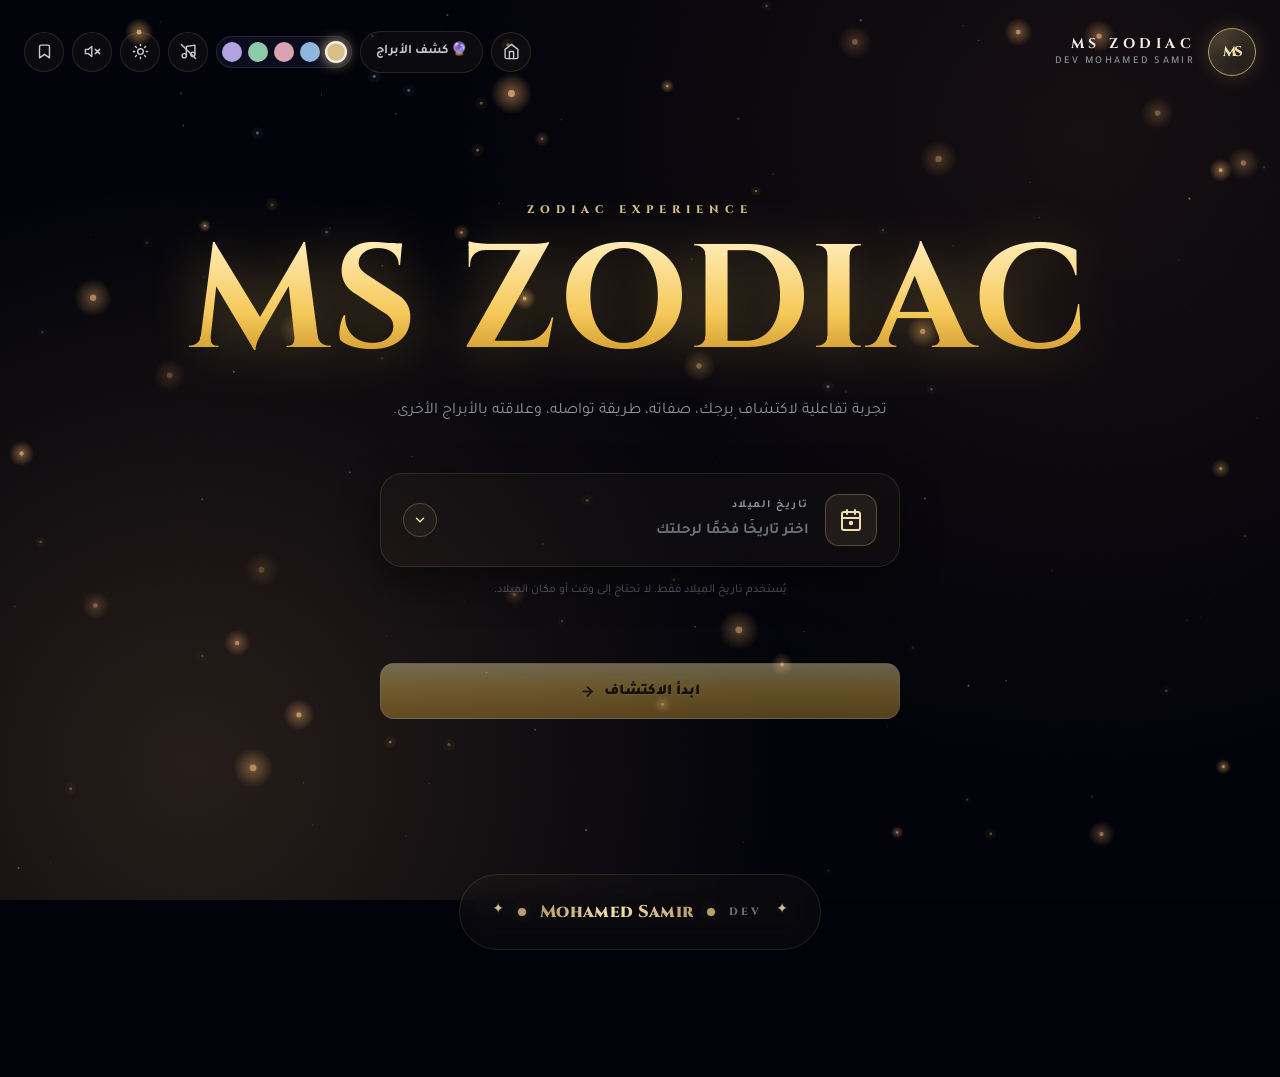
<file: MS_Zodiac_secure_display_fixed.html>
<!DOCTYPE html>
<html lang="ar" dir="rtl" data-theme="dark" data-accent="gold" data-element="النار">
<head>
<meta charset="UTF-8">
<meta name="viewport" content="width=device-width, initial-scale=1.0, viewport-fit=cover">
<meta name="theme-color" content="#07080b">
<title>MS Zodiac</title>
<link rel="icon" href="data:image/svg+xml,<svg xmlns='http://www.w3.org/2000/svg' viewBox='0 0 100 100'><text y='.9em' font-size='90'>♈</text></svg>">
<link rel="preconnect" href="https://fonts.googleapis.com">
<link rel="preconnect" href="https://fonts.gstatic.com" crossorigin>
<link href="https://fonts.googleapis.com/css2?family=Cinzel:wght@400;500;600;700;800;900&family=Tajawal:wght@300;400;500;700;800;900&display=swap" rel="stylesheet">
<style>
:root{--ease:cubic-bezier(.22,.85,.2,1);--radius-md:22px;--radius-lg:36px;--fast:.3s var(--ease);--font:'Tajawal',system-ui,-apple-system,BlinkMacSystemFont,"Segoe UI","Noto Sans Arabic",Tahoma,Arial,sans-serif;--font-en:'Cinzel',Georgia,serif}
:root[data-accent="gold"]{--accent:#d7bf87;--accent-2:#f0dfad;--accent-3:#b89f68;--accent-rgb:215,191,135}
:root[data-accent="blue"]{--accent:#8fb6dd;--accent-2:#c5def3;--accent-3:#6b93ba;--accent-rgb:143,182,221}
:root[data-accent="rose"]{--accent:#d9a3b3;--accent-2:#f3cdd7;--accent-3:#b5798a;--accent-rgb:217,163,179}
:root[data-accent="emerald"]{--accent:#8ecaa9;--accent-2:#c5e7d6;--accent-3:#68a286;--accent-rgb:142,202,169}
:root[data-accent="violet"]{--accent:#b3a3e0;--accent-2:#d6cbf2;--accent-3:#8a79b8;--accent-rgb:179,163,224}
:root[data-theme="dark"]{--bg:#02030a;--panel:rgba(11,13,31,.72);--panel-solid:#0b0d1f;--panel-2:#151820;--panel-3:rgba(12,14,18,.75);--line:rgba(215,191,135,.14);--line-2:rgba(215,191,135,.28);--text:#f5f2e9;--text-2:#c6c8cf;--muted:#8e939f;--muted-2:#6c717b;--muted-3:#5f646e;--danger:#d88c8c;--ok:#9ec6a8;--glow:rgba(var(--accent-rgb),.2);--shadow-lg:0 30px 90px rgba(0,0,0,.55);--shadow-md:0 14px 40px rgba(0,0,0,.45);--star-op:.65;--particle-op:1;--orb-bg:radial-gradient(circle at 38% 32%,#2f3037,#181a1f 52%,#0d0e11 78%);--cal-bg:rgba(11,13,31,.98);--bg-tint:rgba(var(--accent-rgb),.05);--bg-tint-2:rgba(var(--accent-rgb),.09);--glass-bg:rgba(215,191,135,.03);--noise:.04}
:root[data-theme="light"]{--bg:#faf7f0;--panel:rgba(255,255,255,.72);--panel-solid:#ffffff;--panel-2:#fbf8f1;--panel-3:rgba(253,251,247,.72);--line:rgba(140,105,55,.14);--line-2:rgba(140,105,55,.26);--text:#2a2418;--text-2:#463e2e;--muted:#756b58;--muted-2:#948a76;--muted-3:#b0a792;--danger:#a83c3e;--ok:#2d6f4a;--glow:rgba(var(--accent-rgb),.30);--shadow-lg:0 24px 70px rgba(120,90,45,.14);--shadow-md:0 12px 34px rgba(120,90,45,.10);--star-op:.22;--particle-op:.42;--orb-bg:radial-gradient(circle at 38% 32%,#ffffff,#f9f4e8 55%,#ebe4d2 85%);--cal-bg:rgba(255,255,255,.99);--bg-tint:rgba(var(--accent-rgb),.09);--bg-tint-2:rgba(var(--accent-rgb),.16);--glass-bg:rgba(255,255,255,.55);--noise:.02}
:root[data-element="النار"]{--el-accent:#e8a86a;--el-soft:rgba(232,168,106,.16);--el-rgb:232,168,106}
:root[data-element="الأرض"]{--el-accent:#9dbf94;--el-soft:rgba(157,191,148,.16);--el-rgb:157,191,148}
:root[data-element="الهواء"]{--el-accent:#9dc4e0;--el-soft:rgba(157,196,224,.16);--el-rgb:157,196,224}
:root[data-element="الماء"]{--el-accent:#88b6c9;--el-soft:rgba(136,182,201,.16);--el-rgb:136,182,201}
:root[data-theme="light"][data-element="النار"]{--el-accent:#d97f3d;--el-soft:rgba(217,127,61,.15)}
:root[data-theme="light"][data-element="الأرض"]{--el-accent:#5f8a52;--el-soft:rgba(95,138,82,.15)}
:root[data-theme="light"][data-element="الهواء"]{--el-accent:#4d7fa8;--el-soft:rgba(77,127,168,.15)}
:root[data-theme="light"][data-element="الماء"]{--el-accent:#4a7f95;--el-soft:rgba(74,127,149,.15)}
*{box-sizing:border-box}
html{scroll-behavior:smooth;-webkit-text-size-adjust:100%}
body{margin:0;min-height:100vh;color:var(--text);background:var(--bg);font-family:var(--font);overflow-x:hidden;line-height:1.55;-webkit-font-smoothing:antialiased;padding:env(safe-area-inset-top) env(safe-area-inset-right) env(safe-area-inset-bottom) env(safe-area-inset-left)}
body::after{content:"";position:fixed;inset:0;pointer-events:none;z-index:0;opacity:var(--noise);background-image:url("data:image/svg+xml;utf8,<svg xmlns='http://www.w3.org/2000/svg' width='200' height='200'><filter id='n'><feTurbulence type='fractalNoise' baseFrequency='.9' numOctaves='2' stitchTiles='stitch'/></filter><rect width='100%25' height='100%25' filter='url(%23n)' opacity='.9'/></svg>");mix-blend-mode:overlay}
button,input{font:inherit;color:inherit}
button{cursor:pointer;border:0;background:none;padding:0}
button:focus-visible,input:focus-visible{outline:2px solid var(--accent-3);outline-offset:3px;border-radius:6px}
::selection{background:rgba(var(--accent-rgb),.28)}
::-webkit-scrollbar{width:10px;height:10px}
::-webkit-scrollbar-thumb{background:linear-gradient(180deg,var(--accent-3),var(--accent));border-radius:99px;border:2px solid transparent;background-clip:content-box}
#stars,#element-bg{position:fixed;inset:0;pointer-events:none;z-index:0}
#stars{opacity:var(--star-op);transition:opacity .5s}
#element-bg{opacity:var(--particle-op);transition:opacity .6s}
.element-aura{position:fixed;inset:0;pointer-events:none;z-index:0;opacity:0;transition:opacity 1s var(--ease)}
.element-aura.active{opacity:1}
.element-aura[data-el="النار"]{background:radial-gradient(circle at 15% 85%,rgba(232,168,106,.16),transparent 45%),radial-gradient(circle at 85% 15%,rgba(199,125,82,.10),transparent 50%)}
.element-aura[data-el="الأرض"]{background:radial-gradient(circle at 20% 80%,rgba(157,191,148,.14),transparent 45%),radial-gradient(circle at 80% 20%,rgba(107,143,94,.10),transparent 50%)}
.element-aura[data-el="الهواء"]{background:radial-gradient(circle at 15% 20%,rgba(157,196,224,.14),transparent 45%),radial-gradient(circle at 85% 80%,rgba(107,147,186,.10),transparent 50%)}
.element-aura[data-el="الماء"]{background:radial-gradient(circle at 50% 90%,rgba(136,182,201,.14),transparent 50%),radial-gradient(circle at 50% 10%,rgba(90,127,149,.10),transparent 50%)}
.app{position:relative;z-index:1;max-width:1360px;margin:auto;padding:22px 24px 60px}
.topbar{display:flex;align-items:center;justify-content:space-between;gap:16px;padding:6px 0;flex-wrap:wrap}
.brand{display:flex;align-items:center;gap:13px;user-select:none}
.logo{position:relative;width:48px;height:48px;border:1.5px solid var(--accent-3);border-radius:50%;display:grid;place-items:center;overflow:hidden;background:radial-gradient(circle at 32% 28%,rgba(var(--accent-rgb),.25),rgba(0,0,0,.55));box-shadow:inset 0 0 18px var(--glow),0 0 20px var(--glow)}
.logo::after{content:"";position:absolute;inset:-50%;background:linear-gradient(115deg,transparent 40%,rgba(255,255,255,.85) 49%,transparent 58%);transform:translateX(-90%);animation:shine 4s linear infinite}
.logo span{position:relative;z-index:2;font-weight:800;letter-spacing:-.16em;font-size:14px;color:var(--accent-3);font-family:var(--font-en)}
:root[data-theme="dark"] .logo span{color:var(--accent-2)}
@keyframes shine{to{transform:translateX(90%)}}
.brand-copy{display:flex;flex-direction:column;line-height:1.1}
.brand-name{font-family:var(--font-en);font-weight:700;letter-spacing:.32em;font-size:14px;color:var(--text)}
.brand-maker{font-size:10.5px;color:var(--muted);margin-top:5px;letter-spacing:.22em;font-weight:500;text-transform:uppercase}
.top-actions{display:flex;align-items:center;gap:8px;flex-wrap:wrap}
.icon-btn{width:40px;height:40px;border-radius:50%;display:inline-grid;place-items:center;border:1px solid var(--line);background:rgba(var(--accent-rgb),.04);color:var(--text-2);transition:var(--fast);position:relative}
.icon-btn:hover{border-color:var(--line-2);transform:translateY(-1px);background:var(--bg-tint);color:var(--text);box-shadow:0 0 16px var(--glow)}
.icon-btn[hidden]{display:none}
.icon-btn.active{color:var(--accent-3);border-color:var(--accent-3);background:var(--bg-tint-2)}
:root[data-theme="dark"] .icon-btn.active{color:var(--accent-2);border-color:var(--accent)}
.icon-btn.music-playing{animation:musicBtnPulse 2s ease-in-out infinite}
 .music-control-wrap{position:relative;display:inline-flex;align-items:center}
.music-control-menu{position:absolute;top:calc(100% + 10px);right:0;width:285px;padding:14px;border:1px solid var(--line-2);border-radius:16px;background:var(--panel-solid);box-shadow:0 18px 45px rgba(0,0,0,.45),0 0 24px var(--glow);backdrop-filter:blur(16px);-webkit-backdrop-filter:blur(16px);opacity:0;pointer-events:none;transform:translateY(-6px) scale(.98);transition:opacity .22s var(--ease),transform .22s var(--ease);z-index:5000}
.music-control-menu.open{opacity:1;pointer-events:auto;transform:translateY(0) scale(1)}
.music-control-head{display:flex;align-items:center;justify-content:space-between;gap:8px;margin-bottom:10px}
.music-control-title{font-size:12px;font-weight:800;color:var(--text)}
.music-control-status{font-size:10px;color:var(--muted)}
.music-control-row{display:flex;align-items:center;gap:8px}
.music-mini-btn{width:34px;height:34px;border-radius:10px;border:1px solid var(--line);background:var(--bg-tint);display:grid;place-items:center;color:var(--text-2);transition:var(--fast);flex-shrink:0}
.music-mini-btn:hover{border-color:var(--accent-3);color:var(--accent-2);transform:translateY(-1px)}
.music-volume{width:100%;accent-color:var(--accent)}
.music-control-range{width:100%;height:4px;cursor:pointer}
.music-control-label{display:flex;justify-content:space-between;align-items:center;margin-top:8px;color:var(--muted);font-size:10px}
.music-current-track{margin-top:10px;padding-top:10px;border-top:1px solid var(--line);display:flex;align-items:center;justify-content:space-between;gap:10px}
.music-track-label{font-size:10px;color:var(--muted);font-weight:700}
.music-track-name{font-size:11px;color:var(--text-2);font-weight:800;white-space:nowrap;overflow:hidden;text-overflow:ellipsis;max-width:165px}
.music-track-heading{margin-top:12px;margin-bottom:7px;color:var(--text-2);font-size:10.5px;font-weight:850}
.music-track-list{display:flex;flex-direction:column;gap:6px}
.music-track-option{width:100%;display:flex;align-items:center;gap:9px;text-align:right;border:1px solid transparent;background:var(--bg-tint);color:var(--text);border-radius:11px;padding:9px 10px;cursor:pointer;transition:var(--fast)}
.music-track-option:hover{border-color:var(--line-2);background:var(--panel-2)}
.music-track-option.active{border-color:rgba(var(--accent-rgb),.45);background:rgba(var(--accent-rgb),.08)}
.music-track-radio{width:14px;height:14px;border-radius:50%;border:2px solid var(--muted-2);display:grid;place-items:center;flex-shrink:0}
.music-track-option.active .music-track-radio{border-color:var(--accent-2)}
.music-track-option.active .music-track-radio::after{content:"";width:6px;height:6px;border-radius:50%;background:var(--accent)}
.music-track-option-copy{min-width:0;flex:1;display:flex;flex-direction:column;gap:2px}
.music-track-option-copy strong{font-size:11px;font-weight:850;white-space:nowrap;overflow:hidden;text-overflow:ellipsis}
.music-track-option-copy small{font-size:9px;color:var(--muted);white-space:nowrap;overflow:hidden;text-overflow:ellipsis}
.music-track-playing{font-size:14px;color:var(--accent);opacity:0}
.music-track-option.active .music-track-playing{opacity:1}
.music-track-notice{margin-top:9px;padding:7px 9px;border-radius:9px;background:var(--bg-tint-2);border:1px solid var(--line);color:var(--muted);font-size:9.5px;line-height:1.6}
@media (max-width:720px){.music-control-menu{right:-6px;width:250px}}
@keyframes musicBtnPulse{0%,100%{box-shadow:0 0 0 0 var(--glow)}50%{box-shadow:0 0 0 8px rgba(var(--accent-rgb),0)}}
.ghost-btn{border:1px solid var(--line);padding:10px 15px;border-radius:999px;color:var(--text-2);background:rgba(var(--accent-rgb),.04);transition:var(--fast);display:inline-flex;align-items:center;gap:8px;font-size:13px;font-weight:600}
.ghost-btn:hover{border-color:var(--line-2);transform:translateY(-1px);background:var(--bg-tint);color:var(--accent-2)}
.ghost-btn[hidden]{display:none}
.accent-picker{display:flex;gap:6px;padding:5px;border:1px solid var(--line);border-radius:999px;background:var(--panel-solid);align-items:center}
.accent-swatch{width:20px;height:20px;border-radius:50%;border:2px solid transparent;transition:var(--fast)}
.accent-swatch:hover{transform:scale(1.15)}
.accent-swatch.active{border-color:var(--text);transform:scale(1.1);box-shadow:0 0 12px currentColor}
.accent-swatch[data-accent-value="gold"]{background:#d7bf87;color:#d7bf87}
.accent-swatch[data-accent-value="blue"]{background:#8fb6dd;color:#8fb6dd}
.accent-swatch[data-accent-value="rose"]{background:#d9a3b3;color:#d9a3b3}
.accent-swatch[data-accent-value="emerald"]{background:#8ecaa9;color:#8ecaa9}
.accent-swatch[data-accent-value="violet"]{background:#b3a3e0;color:#b3a3e0}
.view{display:none}
.view.active{display:block;animation:viewIn .5s var(--ease) both}
@keyframes viewIn{from{opacity:0;transform:translateY(10px)}to{opacity:1;transform:none}}
.hero{min-height:calc(100vh - 160px);display:grid;place-items:center;padding:56px 0 40px}
.hero-inner{width:min(940px,100%);text-align:center}
.eyebrow{color:var(--accent-3);font-size:11px;letter-spacing:.55em;text-transform:uppercase;margin-bottom:22px;opacity:0;animation:fadeUp .7s var(--ease) .1s both;font-weight:800;font-family:var(--font-en)}
:root[data-theme="dark"] .eyebrow{color:var(--accent)}
.hero h1{font-size:clamp(54px,11.5vw,168px);line-height:.86;letter-spacing:.02em;margin:0;font-weight:700;opacity:0;animation:fadeUp .9s var(--ease) .2s both;font-family:var(--font-en)}
.hero h1 span{background:linear-gradient(180deg,#fff8d8 0%,#ffe9b0 22%,#f5c95a 55%,#c99127 82%,#8a5f1c 100%);-webkit-background-clip:text;background-clip:text;color:transparent;filter:drop-shadow(0 6px 28px rgba(245,201,90,.35))}
.hero-sub{max-width:640px;margin:30px auto 0;color:var(--muted);font-size:16px;line-height:1.9;opacity:0;animation:fadeUp .9s var(--ease) .35s both}
@keyframes fadeUp{from{opacity:0;transform:translateY(16px)}to{opacity:1;transform:none}}
.birth-zone{margin:46px auto 0;display:flex;flex-direction:column;align-items:center;gap:14px;opacity:0;animation:fadeUp .9s var(--ease) .5s both;width:min(520px,100%)}
.dp-wrap{position:relative;width:100%;z-index:auto}
.dp-field{width:100%;padding:20px 22px;border-radius:var(--radius-md);border:1px solid var(--line);background:var(--glass-bg);backdrop-filter:blur(16px);-webkit-backdrop-filter:blur(16px);box-shadow:var(--shadow-md);transition:var(--fast);cursor:pointer;display:flex;align-items:center;gap:16px;user-select:none}
.dp-field:hover{border-color:var(--line-2);transform:translateY(-2px);box-shadow:var(--shadow-lg),0 0 22px var(--glow)}
.dp-field.filled{border-color:rgba(var(--accent-rgb),.5)}
.dp-field.open{border-color:var(--accent-3);box-shadow:0 20px 60px var(--glow)}
.dp-icon{width:52px;height:52px;flex-shrink:0;border-radius:14px;background:var(--bg-tint-2);border:1px solid rgba(var(--accent-rgb),.3);display:grid;place-items:center;color:var(--accent-3)}
:root[data-theme="dark"] .dp-icon{color:var(--accent-2)}
.dp-icon svg{width:24px;height:24px}
.dp-copy{flex:1;min-width:0;text-align:right}
.dp-label{font-size:11px;color:var(--muted);letter-spacing:.14em;text-transform:uppercase;margin-bottom:5px;font-weight:700}
.dp-value{font-size:17px;font-weight:800;color:var(--text);white-space:nowrap;overflow:hidden;text-overflow:ellipsis}
.dp-value.placeholder{color:var(--muted-2);font-weight:600;font-size:15px}
.dp-chevron{width:34px;height:34px;border-radius:50%;flex-shrink:0;display:grid;place-items:center;color:var(--accent-3);background:var(--bg-tint);border:1px solid rgba(var(--accent-rgb),.25);transition:transform .3s var(--ease)}
:root[data-theme="dark"] .dp-chevron{color:var(--accent-2)}
.dp-field.open .dp-chevron{transform:rotate(180deg)}
.dp-panel{position:absolute;top:calc(100% + 12px);right:0;left:0;background:var(--cal-bg);border:1px solid var(--line-2);border-radius:var(--radius-md);box-shadow:0 40px 100px rgba(0,0,0,.55),0 0 40px var(--glow);padding:22px;opacity:0;pointer-events:none;transform:translateY(-8px) scale(.98);transition:opacity .3s var(--ease),transform .3s var(--ease);backdrop-filter:blur(14px);z-index:2000;max-height:70vh;overflow-y:auto}
.dp-panel.open{opacity:1;pointer-events:auto;transform:translateY(0) scale(1)}
.dp-header{display:flex;align-items:center;justify-content:space-between;gap:12px;padding-bottom:14px;border-bottom:1px solid var(--line);margin-bottom:14px}
.dp-nav{width:38px;height:38px;border-radius:50%;border:1px solid var(--line);background:var(--panel-solid);color:var(--text-2);display:grid;place-items:center;transition:var(--fast)}
.dp-nav:hover:not(:disabled){border-color:var(--accent-3);color:var(--accent-3);background:var(--bg-tint);transform:scale(1.06)}
.dp-nav:disabled{opacity:.3;cursor:not-allowed}
.dp-title{flex:1;text-align:center;cursor:pointer}
.dp-month{font-size:17px;font-weight:850;color:var(--text)}
.dp-year{font-size:11px;color:var(--muted);letter-spacing:.18em;margin-top:3px;font-variant-numeric:tabular-nums;font-family:var(--font-en)}
.dp-weekdays{display:grid;grid-template-columns:repeat(7,1fr);gap:4px;margin-bottom:6px}
.dp-weekday{text-align:center;font-size:11px;color:var(--muted);font-weight:700;padding:8px 0}
.dp-days{display:grid;grid-template-columns:repeat(7,1fr);gap:4px;max-height:280px;overflow-y:auto;padding:2px 0}
.dp-day{aspect-ratio:1;border-radius:10px;border:1px solid transparent;background:transparent;color:var(--text-2);font-size:14px;font-weight:600;display:grid;place-items:center;transition:var(--fast);position:relative;font-variant-numeric:tabular-nums}
.dp-day:hover:not(.empty):not(.disabled){background:var(--bg-tint-2);border-color:rgba(var(--accent-rgb),.4);color:var(--accent-3)}
.dp-day.empty{pointer-events:none;color:transparent}
.dp-day.disabled{opacity:.25;cursor:not-allowed;color:var(--muted-3)}
.dp-day.today{color:var(--accent-3);font-weight:850}
.dp-day.today::after{content:"";position:absolute;bottom:6px;left:50%;transform:translateX(-50%);width:4px;height:4px;border-radius:50%;background:var(--accent-3);box-shadow:0 0 8px var(--accent-3)}
.dp-day.selected{background:linear-gradient(180deg,var(--accent),var(--accent-3));color:#fff;font-weight:850;border-color:var(--accent-3);box-shadow:0 8px 20px var(--glow);transform:scale(1.05)}
:root[data-theme="dark"] .dp-day.selected{background:linear-gradient(180deg,var(--accent-2),var(--accent));color:#1a160a}
.dp-mini-grid{display:grid;grid-template-columns:repeat(3,1fr);gap:6px;max-height:280px;overflow-y:auto;padding:4px 0}
.dp-mini-item{padding:14px 8px;border-radius:10px;border:1px solid var(--line);background:var(--panel-solid);color:var(--text-2);font-size:13px;font-weight:700;transition:var(--fast);text-align:center}
.dp-mini-item:hover{border-color:var(--accent-3);color:var(--accent-3);background:var(--bg-tint)}
.dp-mini-item.active{background:linear-gradient(180deg,var(--accent),var(--accent-3));color:#fff;border-color:var(--accent-3)}
:root[data-theme="dark"] .dp-mini-item.active{background:linear-gradient(180deg,var(--accent-2),var(--accent));color:#1a160a}
.dp-footer{display:flex;gap:8px;padding-top:14px;border-top:1px solid var(--line);margin-top:14px;flex-wrap:wrap;align-items:center}
.dp-quick{padding:10px 14px;border-radius:10px;border:1px solid var(--line);background:var(--panel-solid);color:var(--text-2);font-size:12px;font-weight:700;transition:var(--fast);display:inline-flex;align-items:center;gap:6px}
.dp-quick:hover{border-color:var(--accent-3);color:var(--accent-3);background:var(--bg-tint)}
.dp-confirm{margin-right:auto;padding:10px 22px;border-radius:10px;background:linear-gradient(180deg,var(--accent),var(--accent-3));color:#fff;font-weight:850;font-size:13px;border:1px solid var(--accent-3);transition:var(--fast)}
:root[data-theme="dark"] .dp-confirm{background:linear-gradient(180deg,var(--accent-2),var(--accent));color:#1a160a}
.dp-confirm:hover:not(:disabled){transform:translateY(-1px);box-shadow:0 10px 24px var(--glow)}
.dp-confirm:disabled{opacity:.4;cursor:not-allowed;transform:none}
.helper{color:var(--muted-3);font-size:12px;text-align:center}
.error{min-height:20px;color:var(--danger);font-size:12.5px;font-weight:600;text-align:center}
.error:empty{opacity:0}
.start-btn-wrap{margin-top:16px;width:100%}
.start-btn{width:100%;min-height:56px;padding:0 26px;border-radius:14px;border:1.5px solid rgba(255,240,190,.6);background:linear-gradient(180deg,#ffeeb6 0%,#f5c95a 42%,#cf9a36 100%);color:#241603;font-weight:850;font-size:15px;transition:var(--fast);box-shadow:0 12px 30px var(--glow),inset 0 1px 0 rgba(255,255,255,.5);display:inline-flex;align-items:center;justify-content:center;gap:9px;position:relative;overflow:hidden;text-shadow:0 1px 0 rgba(255,255,255,.35)}
.start-btn::before{content:"";position:absolute;inset:0;background:linear-gradient(90deg,transparent 0%,rgba(255,255,255,.6) 50%,transparent 100%);transform:translateX(-130%);transition:transform .9s ease}
.start-btn:hover:not(:disabled)::before{transform:translateX(130%)}
.start-btn:hover:not(:disabled){transform:translateY(-2px);box-shadow:0 20px 44px var(--glow),inset 0 1px 0 rgba(255,255,255,.6)}
.start-btn:disabled{opacity:.4;cursor:not-allowed;transform:none;box-shadow:none}
.discover{padding:44px 0 24px}
.discover-shell{position:relative;overflow:hidden;border:1px solid var(--line);border-radius:var(--radius-lg);background:var(--panel);backdrop-filter:blur(16px);-webkit-backdrop-filter:blur(16px);box-shadow:var(--shadow-lg)}
.discover-shell::before{content:"";position:absolute;inset:0;background:radial-gradient(circle at 50% 40%,var(--el-soft,var(--glow)),transparent 55%);opacity:0;transition:opacity 1s;pointer-events:none}
.discover-shell.revealed::before{opacity:1}
.discover-top{display:flex;justify-content:space-between;align-items:flex-start;gap:20px;padding:24px 28px;border-bottom:1px solid var(--line);position:relative;z-index:2}
.kicker{font-size:11px;color:var(--muted);letter-spacing:.2em;text-transform:uppercase;font-weight:700;font-family:var(--font-en)}
.discover-date{font-size:13.5px;color:var(--text-2);margin-top:7px;font-weight:600}
.progress-wrap{text-align:left}
.progress{width:160px;height:4px;background:var(--line);border-radius:999px;overflow:hidden;margin-top:10px;position:relative}
.progress span{display:block;width:0;height:100%;background:linear-gradient(90deg,var(--accent-3),var(--accent-2));transition:width .9s var(--ease);border-radius:inherit;box-shadow:0 0 10px var(--accent-2);position:relative;overflow:hidden}
.progress-label{font-size:10.5px;color:var(--muted-2);margin-top:6px;letter-spacing:.05em;font-variant-numeric:tabular-nums;font-family:var(--font-en)}
.reveal-stage{--radius:clamp(120px,20vw,255px);min-height:600px;display:grid;place-items:center;position:relative;padding:56px 22px 68px;isolation:isolate}
.ring{position:absolute;width:min(540px,72vw);aspect-ratio:1;border-radius:50%;border:1px solid var(--line);pointer-events:none}
.ring::before,.ring::after{content:"";position:absolute;inset:8%;border-radius:50%;border:1px solid rgba(var(--el-rgb),.13)}
.ring::after{inset:28%;border-color:rgba(var(--el-rgb),.09)}
.ring-a{animation:slowspin 20s linear infinite}
.ring-b{width:min(400px,58vw);animation:slowspin 15s linear infinite reverse;opacity:.7}
@keyframes slowspin{to{transform:rotate(360deg)}}
.orbit-signs{position:absolute;inset:0;z-index:4;pointer-events:none}
.orbit-sign-btn{position:absolute;left:50%;top:50%;width:50px;height:50px;border-radius:50%;border:1px solid var(--line-2);background:var(--panel-solid);color:var(--accent-3);display:grid;place-items:center;font-size:20px;pointer-events:auto;transition:transform .5s var(--ease),border-color .3s,background .3s,box-shadow .3s,opacity .5s;box-shadow:var(--shadow-md);opacity:0;transform:translate(-50%,-50%) translate(calc(cos(var(--angle)) * var(--radius)),calc(sin(var(--angle)) * var(--radius)));font-family:var(--font-en);cursor:pointer}
@supports not (width: calc(cos(45deg) * 1px)){.orbit-sign-btn{transform:translate(-50%,-50%) translate(calc(var(--tx) * var(--radius)),calc(var(--ty) * var(--radius)))}}
.reveal-stage.play .orbit-sign-btn{opacity:1}
.orbit-sign-btn:hover{border-color:var(--accent-3);background:var(--panel-2);box-shadow:0 12px 28px var(--glow),0 0 20px var(--glow);z-index:6;transform:translate(-50%,-50%) translate(calc(cos(var(--angle)) * var(--radius)),calc(sin(var(--angle)) * var(--radius))) scale(1.12)}
.orb{width:220px;aspect-ratio:1;border-radius:50%;position:relative;z-index:3;display:grid;place-items:center;background:radial-gradient(circle at 32% 26%,#fff8d4 0%,#ffe08a 8%,#f5c95a 22%,#d4941f 46%,#7a4c0e 72%,#2a1704 92%,#150a02 100%);border:1px solid var(--el-accent,var(--accent));box-shadow:inset -22px -28px 60px rgba(0,0,0,.78),inset 14px 18px 50px rgba(255,225,150,.42),inset 0 0 20px rgba(255,240,200,.35),0 0 45px rgba(255,205,90,.6),0 0 100px rgba(255,165,50,.42),0 0 180px rgba(255,125,20,.24);animation:orbBreath 5s ease-in-out infinite}
:root[data-theme="light"] .orb{background:var(--orb-bg);box-shadow:inset 0 0 60px var(--glow),0 40px 90px rgba(0,0,0,.1),0 0 60px var(--glow)}
@keyframes orbBreath{0%,100%{filter:brightness(1)}50%{filter:brightness(1.14)}}
.orb::before{content:"";position:absolute;inset:-30%;border-radius:50%;background:radial-gradient(circle,var(--el-soft,var(--glow)),transparent 60%);opacity:.7;z-index:-1;animation:pulseGlow 5s ease-in-out infinite}
.orb::after{content:"";position:absolute;inset:12%;border-radius:50%;border:1px solid rgba(255,235,180,.22);box-shadow:inset 0 0 30px rgba(255,220,140,.25);pointer-events:none}
@keyframes pulseGlow{0%,100%{transform:scale(1);opacity:.5}50%{transform:scale(1.08);opacity:.85}}
.orb-symbol{font-size:80px;line-height:1;transform:translateY(-8px);color:#fffbe8;text-shadow:0 0 16px rgba(255,240,190,1),0 0 34px rgba(255,205,90,.9),0 0 70px rgba(255,155,25,.65),0 0 120px rgba(255,120,20,.4);font-family:var(--font-en);font-weight:400;animation:symbolFloat 7s ease-in-out infinite}
:root[data-theme="light"] .orb-symbol{color:var(--el-accent,var(--accent));text-shadow:0 0 34px var(--el-soft,var(--glow))}
@keyframes symbolFloat{0%,100%{transform:translateY(-8px)}50%{transform:translateY(-13px)}}
.orb-meta{position:absolute;bottom:26px;text-align:center;width:100%}
.orb-name{font-size:22px;font-weight:850;color:#fffbe8;text-shadow:0 0 18px rgba(255,205,90,.85),0 2px 4px rgba(0,0,0,.6)}
:root[data-theme="light"] .orb-name{color:var(--text);text-shadow:none}
.orb-range{font-size:10.5px;color:rgba(255,235,190,.9);margin-top:4px;text-shadow:0 1px 3px rgba(0,0,0,.6)}
:root[data-theme="light"] .orb-range{color:var(--muted);text-shadow:none}
.reveal-copy{position:absolute;bottom:24px;text-align:center;color:var(--muted-2);font-size:12px;display:flex;align-items:center;gap:8px}
.reveal-copy::before,.reveal-copy::after{content:"";width:26px;height:1px;background:linear-gradient(90deg,transparent,var(--line-2))}
.reveal-copy::after{background:linear-gradient(90deg,var(--line-2),transparent)}
.reveal-stage.play .orb{animation:orbIn 1s var(--ease) both,orbBreath 5s ease-in-out 1s infinite}
@keyframes orbIn{0%{transform:scale(.5) rotate(-20deg);opacity:0;filter:blur(12px)}60%{filter:blur(0)}100%{transform:scale(1) rotate(0);opacity:1}}
.confetti{position:fixed;inset:0;pointer-events:none;z-index:150}
.wheel-section{margin-top:18px;border:1px solid var(--line);border-radius:var(--radius-lg);background:var(--panel);backdrop-filter:blur(20px);-webkit-backdrop-filter:blur(20px);padding:36px 32px;position:relative;overflow:hidden}
.wheel-section::before{content:"";position:absolute;inset:0;background:radial-gradient(circle at 50% 50%,var(--el-soft,var(--glow)),transparent 60%);opacity:.5;pointer-events:none}
.wheel-header{display:flex;justify-content:space-between;align-items:flex-end;gap:16px;flex-wrap:wrap;margin-bottom:24px;position:relative;z-index:2}
.wheel-layout{display:grid;grid-template-columns:minmax(0,1fr) minmax(0,1fr);gap:36px;align-items:center;position:relative;z-index:2}
.wheel-svg-wrap{position:relative;width:100%;max-width:560px;margin:auto}
.zodiac-wheel{width:100%;height:auto;overflow:visible;display:block;filter:drop-shadow(0 20px 60px rgba(0,0,0,.4))}
:root[data-theme="light"] .zodiac-wheel{filter:drop-shadow(0 20px 60px rgba(120,90,45,.15))}
.zodiac-wheel .ring-bg{fill:none;stroke:var(--line);stroke-width:1}
.zodiac-wheel .ring-thin{fill:none;stroke:var(--line-2);stroke-width:.6}
.zodiac-wheel .ring-accent{fill:none;stroke:rgba(var(--accent-rgb),.35);stroke-width:1.5;stroke-dasharray:2 4}
.zodiac-wheel .el-arc{stroke-width:4;fill:none;stroke-linecap:round;opacity:.9}
.zodiac-wheel .el-arc.fire{stroke:#e8a86a}
.zodiac-wheel .el-arc.earth{stroke:#9dbf94}
.zodiac-wheel .el-arc.air{stroke:#9dc4e0}
.zodiac-wheel .el-arc.water{stroke:#88b6c9}
.zodiac-wheel .sign-node{cursor:pointer;transition:transform .3s var(--ease)}
.zodiac-wheel .sign-node:hover{transform:scale(1.15);transform-box:fill-box;transform-origin:center}
.zodiac-wheel .sign-circle{fill:var(--panel-solid);stroke:var(--line-2);stroke-width:1.5;transition:all .3s var(--ease)}
.zodiac-wheel .sign-node.active .sign-circle{fill:var(--bg-tint-2);stroke:var(--accent-3);stroke-width:2.5;filter:drop-shadow(0 0 8px var(--glow))}
.zodiac-wheel .sign-symbol{font-size:20px;text-anchor:middle;dominant-baseline:central;fill:var(--text);font-weight:600;pointer-events:none;font-family:var(--font-en)}
.zodiac-wheel .sign-name-small{font-size:9px;text-anchor:middle;fill:var(--muted);font-weight:700;pointer-events:none}
.zodiac-wheel .aspect-line{stroke-width:1.5;fill:none;stroke-linecap:round;transition:all .5s var(--ease);pointer-events:none}
.zodiac-wheel .aspect-line.strong{stroke:#f0dfad;stroke-width:2.5;opacity:.85;filter:drop-shadow(0 0 4px rgba(240,223,173,.6))}
.zodiac-wheel .aspect-line.medium{stroke:#9ec6a8;stroke-width:1.8;opacity:.7}
.zodiac-wheel .aspect-line.weak{stroke:#6c717b;stroke-width:1;opacity:.4;stroke-dasharray:3 3}
.zodiac-wheel .aspect-line.tension{stroke:#d88c8c;stroke-width:1.2;opacity:.5;stroke-dasharray:4 4}
.zodiac-wheel .center-symbol{font-size:64px;text-anchor:middle;dominant-baseline:central;fill:var(--el-accent,var(--accent));font-weight:600;font-family:var(--font-en);filter:drop-shadow(0 0 20px var(--el-soft,var(--glow)))}
.zodiac-wheel .center-name{font-size:16px;text-anchor:middle;fill:var(--text);font-weight:850}
.zodiac-wheel .center-range{font-size:10px;text-anchor:middle;fill:var(--muted)}
.wheel-info{padding:22px;border:1px solid var(--line);border-radius:18px;background:var(--panel-3);backdrop-filter:blur(12px);position:relative;overflow:hidden}
.wheel-info .wi-symbol{font-size:52px;color:var(--el-accent,var(--accent));line-height:1;margin-bottom:10px;font-family:var(--font-en);filter:drop-shadow(0 0 20px var(--el-soft,var(--glow)))}
.wheel-info h3{margin:0 0 6px;font-size:22px;font-weight:850;letter-spacing:-.02em}
.wheel-info .wi-range{font-size:12px;color:var(--muted);margin-bottom:14px}
.wheel-info p{margin:0;font-size:13.5px;color:var(--muted);line-height:1.9}
.wheel-info .wi-tags{display:flex;gap:6px;flex-wrap:wrap;margin-top:14px}
.wheel-info .wi-tag{font-size:10.5px;padding:4px 10px;border:1px solid var(--line);border-radius:999px;background:rgba(var(--accent-rgb),.04);color:var(--text-2);font-weight:700}
.wheel-aspects{display:grid;grid-template-columns:repeat(2,1fr);gap:6px;margin-top:12px}
.wheel-aspect-row{display:flex;justify-content:space-between;gap:8px;font-size:12px;padding:8px 12px;border:1px solid var(--line);border-radius:10px;background:rgba(var(--accent-rgb),.04);font-weight:700}
.wheel-aspect-row .as-name{color:var(--text-2)}
.wheel-aspect-row .as-score{font-weight:850;font-variant-numeric:tabular-nums;font-family:var(--font-en)}
.profile{padding:10px 0 0}
.profile-head{display:grid;grid-template-columns:1.05fr .95fr;gap:18px;align-items:stretch}
.identity,.snapshot,.radar-card,.mbti-card,.energy-card,.music-card{border:1px solid var(--line);border-radius:var(--radius-lg);background:var(--panel);backdrop-filter:blur(16px);-webkit-backdrop-filter:blur(16px);padding:30px}
.identity{min-height:300px;display:flex;flex-direction:column;justify-content:space-between;position:relative;overflow:hidden}
.identity::before{content:"";position:absolute;top:-40%;right:-20%;width:60%;aspect-ratio:1;border-radius:50%;background:radial-gradient(circle,var(--el-soft,var(--glow)),transparent 70%);pointer-events:none;opacity:.8}
.identity-top{display:flex;align-items:flex-start;justify-content:space-between;gap:16px;position:relative;z-index:1}
.sign-symbol{font-size:82px;line-height:.85;font-weight:400;color:var(--el-accent,var(--accent));text-shadow:0 0 40px var(--el-soft,var(--glow));font-family:var(--font-en);filter:drop-shadow(0 0 24px var(--el-soft,var(--glow)))}
.sign-index{font-size:11px;letter-spacing:.24em;color:var(--muted);font-variant-numeric:tabular-nums;font-family:var(--font-en)}
.identity h2{font-size:clamp(46px,7.2vw,92px);line-height:.88;letter-spacing:-.06em;margin:10px 0 0;font-weight:850}
.identity-range{color:var(--muted);margin-top:14px;font-size:14px}
.tags{display:flex;flex-wrap:wrap;gap:8px;margin-top:22px}
.tag{font-size:11px;color:var(--text-2);border:1px solid var(--line);padding:8px 11px;border-radius:999px;background:rgba(var(--accent-rgb),.04);display:inline-flex;align-items:center;gap:6px;font-weight:600}
.snapshot{display:grid;grid-template-columns:1fr 1fr;gap:1px;background:var(--line);padding:1px;overflow:hidden;backdrop-filter:blur(16px)}
.stat{background:var(--panel-solid);padding:24px;min-height:118px;display:flex;flex-direction:column;justify-content:center;transition:background var(--fast)}
.stat:hover{background:var(--panel-2)}
.stat-label{font-size:11px;color:var(--muted);margin-bottom:9px;letter-spacing:.06em;font-weight:700}
.stat-value{font-size:19px;font-weight:800;letter-spacing:-.02em}
.stat-value .stat-ico{display:inline-block;animation:iconPulse 3s ease-in-out infinite;margin-left:6px}
@keyframes iconPulse{0%,100%{transform:scale(1)}50%{transform:scale(1.15)}}
.music-card{margin-top:18px;display:grid;grid-template-columns:auto 1fr auto;gap:22px;align-items:center;background:linear-gradient(135deg,var(--bg-tint-2),var(--panel));position:relative;overflow:hidden}
.music-card::before{content:"";position:absolute;top:-50%;left:-20%;width:70%;aspect-ratio:1;border-radius:50%;background:radial-gradient(circle,var(--el-soft,var(--glow)),transparent 70%);opacity:.7;pointer-events:none}
.music-icon{width:64px;height:64px;border-radius:50%;background:linear-gradient(135deg,var(--el-accent,var(--accent)),var(--accent-3));display:grid;place-items:center;color:#fff;font-size:28px;box-shadow:0 8px 24px var(--glow);position:relative;z-index:1}
:root[data-theme="dark"] .music-icon{color:#1a160a}
.music-icon.playing{animation:musicPulse 1.5s ease-in-out infinite}
@keyframes musicPulse{0%,100%{transform:scale(1)}50%{transform:scale(1.06)}}
.music-info{position:relative;z-index:1}
.music-info h4{margin:0 0 6px;font-size:17px;font-weight:850}
.music-info p{margin:0;color:var(--muted);font-size:12.5px;line-height:1.7}
.music-meta{display:flex;gap:8px;margin-top:10px;flex-wrap:wrap}
.music-tag{font-size:10.5px;padding:4px 10px;border:1px solid var(--line);border-radius:999px;background:var(--panel-solid);color:var(--text-2);font-weight:700}
.music-controls{display:flex;gap:8px;position:relative;z-index:1;align-items:center}
.music-btn{width:52px;height:52px;border-radius:50%;background:var(--el-accent,var(--accent));color:#fff;border:1px solid var(--accent-3);display:grid;place-items:center;transition:var(--fast);box-shadow:0 6px 18px var(--glow)}
:root[data-theme="dark"] .music-btn{color:#1a160a}
.music-btn:hover{transform:translateY(-2px) scale(1.05)}
.music-eq{display:flex;gap:3px;align-items:flex-end;height:20px}
.music-eq span{width:3px;background:var(--el-accent,var(--accent));border-radius:2px;animation:eqBar 1s ease-in-out infinite}
.music-eq span:nth-child(1){animation-delay:0s;height:40%}
.music-eq span:nth-child(2){animation-delay:.15s;height:70%}
.music-eq span:nth-child(3){animation-delay:.3s;height:50%}
.music-eq span:nth-child(4){animation-delay:.45s;height:90%}
.music-eq span:nth-child(5){animation-delay:.6s;height:60%}
@keyframes eqBar{0%,100%{transform:scaleY(1)}50%{transform:scaleY(.4)}}
.mbti-card{margin-top:18px;display:grid;grid-template-columns:1fr 1fr;gap:22px}
.mbti-col h3{margin:0 0 14px;font-size:18px;font-weight:850}
.mbti-types{display:flex;gap:10px;flex-wrap:wrap;margin-bottom:18px}
.mbti-badge{padding:10px 16px;border:1px solid var(--accent-3);border-radius:12px;background:var(--bg-tint-2);color:var(--accent-3);font-weight:850;font-size:15px;letter-spacing:.04em;font-family:var(--font-en)}
:root[data-theme="dark"] .mbti-badge{border-color:var(--accent);color:var(--accent-2)}
.big5-row{display:flex;flex-direction:column;gap:10px}
.big5-item{display:flex;justify-content:space-between;align-items:center;gap:12px}
.big5-item .name{font-size:12.5px;color:var(--text-2);font-weight:600;min-width:100px}
.big5-bar{flex:1;height:8px;background:var(--line);border-radius:99px;overflow:hidden;position:relative}
.big5-bar span{display:block;width:0;height:100%;background:linear-gradient(90deg,var(--el-accent,var(--accent)),var(--accent-2));border-radius:inherit;transition:width 1.2s var(--ease);box-shadow:0 0 10px var(--glow);position:relative;overflow:hidden}
.big5-item .val{font-size:12px;color:var(--accent-3);font-weight:850;min-width:36px;text-align:left;font-variant-numeric:tabular-nums;font-family:var(--font-en)}
.big5-desc{font-size:11.5px;color:var(--muted-2);margin-top:12px;line-height:1.8}
.radar-card{margin-top:18px;display:grid;grid-template-columns:240px 1fr;gap:26px;align-items:center}
.radar-svg{width:100%;height:auto;overflow:visible}
.radar-svg .grid-line{fill:none;stroke:var(--line);stroke-width:1}
.radar-svg .axis{stroke:var(--line);stroke-width:1}
.radar-svg .poly{fill:var(--el-soft,var(--glow));stroke:var(--el-accent,var(--accent));stroke-width:2;stroke-linejoin:round;filter:drop-shadow(0 0 8px var(--glow))}
.radar-svg .dot{fill:var(--el-accent,var(--accent));filter:drop-shadow(0 0 4px var(--glow))}
.radar-svg .label{fill:var(--muted);font-size:9.5px;text-anchor:middle;font-weight:700}
.radar-info h3{margin:0 0 10px;font-size:20px;font-weight:850}
.radar-info p{margin:0 0 14px;color:var(--muted);font-size:13px;line-height:1.85}
.radar-legend{display:flex;flex-wrap:wrap;gap:8px}
.radar-legend span{font-size:11px;color:var(--text-2);padding:6px 10px;border:1px solid var(--line);border-radius:999px;background:rgba(var(--accent-rgb),.04);font-weight:600}
.radar-legend strong{color:var(--el-accent,var(--accent));font-weight:850;margin-right:4px;font-family:var(--font-en)}
.energy-card{margin-top:18px;display:grid;grid-template-columns:auto 1fr;gap:26px;align-items:center}
.energy-gauge{position:relative;width:170px;height:170px}
.energy-gauge svg{transform:rotate(-90deg);width:100%;height:100%}
.energy-gauge circle{fill:none;stroke-width:10;stroke-linecap:round}
.energy-gauge .bg-c{stroke:var(--line)}
.energy-gauge .fg-c{stroke:url(#energyGrad);stroke-dasharray:408;stroke-dashoffset:408;transition:stroke-dashoffset 1.4s var(--ease);filter:drop-shadow(0 0 8px var(--glow))}
.energy-gauge .level{position:absolute;inset:0;display:grid;place-items:center;font-size:38px;font-weight:850;letter-spacing:-.04em;font-variant-numeric:tabular-nums;font-family:var(--font-en)}
.energy-gauge .level small{font-size:13px;color:var(--muted);font-weight:600;margin-right:2px}
.energy-info h3{margin:0 0 8px;font-size:20px;font-weight:850}
.energy-bars{display:flex;gap:16px;flex-wrap:wrap}
.energy-bars > div{flex:1;min-width:90px;border:1px solid var(--line);border-radius:12px;padding:12px;background:var(--panel-3)}
.energy-bars small{display:block;font-size:10px;color:var(--muted-2);letter-spacing:.1em;text-transform:uppercase;margin-bottom:5px;font-weight:700}
.energy-bars strong{font-size:17px;font-weight:850;color:var(--accent-3);font-variant-numeric:tabular-nums;font-family:var(--font-en)}
:root[data-theme="dark"] .energy-bars strong{color:var(--accent-2)}
.myth-section{margin-top:18px;border:1px solid var(--line);border-radius:var(--radius-lg);padding:36px 32px;background:var(--panel);backdrop-filter:blur(16px);position:relative;overflow:hidden}
.myth-content{margin-top:26px;padding:34px;border:1px solid var(--line);border-radius:22px;background:var(--panel-3);backdrop-filter:blur(10px);position:relative;overflow:hidden;min-height:200px}
.myth-content::before{content:"❝";position:absolute;top:-20px;right:20px;font-size:110px;color:rgba(var(--accent-rgb),.10);line-height:1;pointer-events:none;font-family:Georgia,serif}
.myth-content h4{margin:0 0 6px;font-weight:850;color:var(--accent-3);position:relative;z-index:1;font-size:22px}
:root[data-theme="dark"] .myth-content h4{color:var(--accent-2)}
.myth-source{font-size:11px;color:var(--muted-2);letter-spacing:.16em;text-transform:uppercase;margin-bottom:18px;font-weight:700;position:relative;z-index:1;font-family:var(--font-en)}
.myth-content p{margin:0 0 16px;font-size:15px;line-height:2.15;color:var(--text-2);position:relative;z-index:1}
.myth-content p:last-child{margin-bottom:0}
.myth-wisdom{margin-top:22px;padding:18px 22px;border-right:3px solid var(--el-accent,var(--accent));background:var(--bg-tint);border-radius:0 12px 12px 0;font-style:italic;font-size:14.5px;line-height:1.95;color:var(--text);position:relative;z-index:1}
.myth-wisdom strong{color:var(--accent-3);font-style:normal;font-weight:800}
:root[data-theme="dark"] .myth-wisdom strong{color:var(--accent-2)}
.myth-context{margin-top:18px;padding-top:18px;border-top:1px dashed var(--line);font-size:12.5px;color:var(--muted-2);line-height:1.85;position:relative;z-index:1;font-style:italic}
.twin-section{margin-top:18px;border:1px solid var(--line);border-radius:var(--radius-lg);padding:32px;background:var(--panel);backdrop-filter:blur(16px);position:relative;overflow:hidden}
.twin-section::before{content:"";position:absolute;top:-30%;right:-15%;width:55%;aspect-ratio:1;border-radius:50%;background:radial-gradient(circle,var(--el-soft,var(--glow)),transparent 70%);opacity:.5;pointer-events:none}
.twin-hero{display:grid;grid-template-columns:auto 1fr;gap:26px;align-items:center;margin-top:22px;padding:28px;border:1px solid var(--line);border-radius:22px;background:linear-gradient(135deg,var(--bg-tint-2),var(--panel-3));position:relative;overflow:hidden}
.twin-hero::before{content:"";position:absolute;top:-40%;left:-10%;width:55%;aspect-ratio:1;border-radius:50%;background:radial-gradient(circle,var(--el-soft,var(--glow)),transparent 70%);opacity:.6;pointer-events:none}
.twin-avatar{width:110px;height:110px;border-radius:50%;background:linear-gradient(135deg,var(--accent),var(--accent-3));display:grid;place-items:center;color:#fff;font-weight:850;font-size:32px;flex-shrink:0;box-shadow:0 15px 40px var(--glow);position:relative;z-index:1;border:3px solid var(--accent-3);letter-spacing:-.02em;text-align:center;line-height:1.1;font-family:var(--font-en);animation:avatarFloat 5s ease-in-out infinite}
:root[data-theme="dark"] .twin-avatar{color:#1a160a}
@keyframes avatarFloat{0%,100%{transform:translateY(0)}50%{transform:translateY(-8px)}}
.twin-info{position:relative;z-index:1}
.twin-eyebrow{font-size:11px;color:var(--accent-3);letter-spacing:.24em;text-transform:uppercase;font-weight:800;margin-bottom:8px;font-family:var(--font-en)}
:root[data-theme="dark"] .twin-eyebrow{color:var(--accent)}
.twin-info h3{margin:0 0 6px;font-size:clamp(24px,3.6vw,34px);font-weight:850;letter-spacing:-.03em;line-height:1.1}
.twin-meta{display:flex;gap:10px;flex-wrap:wrap;align-items:center;margin-bottom:12px}
.twin-year{font-size:13px;font-weight:850;color:var(--accent-3);padding:4px 12px;border:1px solid var(--accent-3);border-radius:999px;background:var(--bg-tint);font-family:var(--font-en)}
:root[data-theme="dark"] .twin-year{color:var(--accent-2);border-color:var(--accent)}
.twin-role{font-size:12.5px;color:var(--muted);font-weight:700}
.twin-desc{margin:0;font-size:14px;line-height:1.95;color:var(--text-2)}
.twin-note{margin-top:14px;padding:12px 16px;border-right:3px solid var(--el-accent,var(--accent));background:var(--bg-tint);border-radius:0 12px 12px 0;font-size:12.5px;color:var(--muted);line-height:1.85}
.twin-note strong{color:var(--accent-3);font-weight:800}
:root[data-theme="dark"] .twin-note strong{color:var(--accent-2)}
.twin-refresh{text-align:center;margin-top:16px}
.explore{margin-top:18px;border:1px solid var(--line);border-radius:var(--radius-lg);background:var(--panel);backdrop-filter:blur(16px);overflow:hidden}
.explore-nav{display:flex;gap:4px;padding:10px;border-bottom:1px solid var(--line);overflow-x:auto;scrollbar-width:none}
.explore-nav::-webkit-scrollbar{display:none}
.mode-btn{white-space:nowrap;color:var(--muted);padding:12px 16px;border-radius:12px;transition:var(--fast);font-size:13px;font-weight:700}
.mode-btn:hover{color:var(--text);background:var(--bg-tint)}
.mode-btn.active{background:linear-gradient(180deg,var(--accent),var(--accent-3));color:#fff;font-weight:800;box-shadow:0 6px 18px var(--glow)}
:root[data-theme="dark"] .mode-btn.active{background:var(--accent-2);color:#1a160a}
.explore-body{padding:32px}
.mode-title{font-size:12px;color:var(--accent-3);letter-spacing:.2em;text-transform:uppercase;font-weight:800;font-family:var(--font-en)}
:root[data-theme="dark"] .mode-title{color:var(--accent)}
.mode-heading{font-size:clamp(28px,4vw,48px);margin:12px 0 0;letter-spacing:-.05em;font-weight:850}
.mode-text{max-width:900px;color:var(--muted);line-height:2.05;font-size:15px;margin-top:18px}
.feature-grid{display:grid;grid-template-columns:repeat(3,1fr);gap:10px;margin-top:26px}
.feature{padding:20px;border:1px solid var(--line);border-radius:18px;background:var(--panel-3);min-height:135px;transition:var(--fast)}
.feature:hover{transform:translateY(-3px);border-color:var(--line-2);background:var(--panel-2);box-shadow:0 10px 30px rgba(0,0,0,.3)}
.feature-num{color:var(--accent-3);font-size:11px;letter-spacing:.16em;font-variant-numeric:tabular-nums;font-weight:850;font-family:var(--font-en)}
:root[data-theme="dark"] .feature-num{color:var(--accent)}
.feature h4{margin:12px 0 8px;font-size:15px;font-weight:800}
.feature p{margin:0;color:var(--muted);font-size:12.5px;line-height:1.85}
.meter-grid{display:grid;grid-template-columns:1fr 1fr;gap:14px;margin-top:26px}
.meter{padding:18px 20px;border:1px solid var(--line);border-radius:18px;background:var(--panel-3)}
.meter-head{display:flex;justify-content:space-between;gap:15px;color:var(--text-2);font-size:12.5px;font-weight:700}
.meter-head span:last-child{color:var(--accent-3);font-variant-numeric:tabular-nums;font-weight:850;font-family:var(--font-en)}
.meter-bar{height:6px;background:var(--line);border-radius:999px;overflow:hidden;margin-top:13px}
.meter-bar span{display:block;width:0;height:100%;background:linear-gradient(90deg,var(--ok),var(--accent-3));border-radius:inherit;transition:width 1.2s var(--ease);box-shadow:0 0 8px var(--glow)}
.meter.animate .meter-bar span{width:var(--w)}
.section-block{margin-top:18px;border:1px solid var(--line);border-radius:var(--radius-lg);padding:32px;background:var(--panel);backdrop-filter:blur(16px)}
.section-head{display:flex;justify-content:space-between;gap:15px;align-items:flex-end;flex-wrap:wrap}
.section-kicker{font-size:11px;color:var(--muted);letter-spacing:.2em;text-transform:uppercase;font-family:var(--font-en);font-weight:700}
.section-title{font-size:clamp(28px,4vw,50px);margin:10px 0 0;letter-spacing:-.05em;font-weight:850;line-height:1}
.top3-grid{display:grid;grid-template-columns:repeat(3,1fr);gap:12px;margin-top:24px}
.top-match{border:1px solid var(--line);border-radius:20px;padding:24px;background:var(--panel-3);position:relative;overflow:hidden;transition:var(--fast);cursor:pointer}
.top-match:hover{transform:translateY(-4px);border-color:var(--accent-3);box-shadow:0 12px 40px rgba(0,0,0,.4),0 0 30px var(--glow)}
.top-match.rank-1{border-color:var(--accent-3);background:linear-gradient(180deg,var(--bg-tint-2),var(--panel-3));box-shadow:0 0 30px var(--glow)}
.top-match .rank{position:absolute;top:14px;left:14px;width:32px;height:32px;border-radius:50%;background:linear-gradient(180deg,var(--accent-2),var(--accent));color:#1a160a;display:grid;place-items:center;font-weight:850;font-size:14px;font-family:var(--font-en);box-shadow:0 4px 12px var(--glow)}
.top-match .sym{font-size:44px;color:var(--accent-3);line-height:1;font-family:var(--font-en);filter:drop-shadow(0 0 12px var(--glow))}
.top-match .name{font-size:19px;font-weight:850;margin-top:12px}
.top-match .rng{font-size:11.5px;color:var(--muted-2);margin-top:3px}
.top-match .score-row{display:flex;align-items:center;gap:10px;margin-top:14px}
.top-match .score{font-size:32px;font-weight:850;color:var(--accent-3);letter-spacing:-.04em;font-variant-numeric:tabular-nums;font-family:var(--font-en)}
.top-match .score-lbl{font-size:11px;color:var(--muted);line-height:1.4}
.top-match .reason{margin-top:12px;font-size:12px;color:var(--muted);line-height:1.8;border-top:1px solid var(--line);padding-top:12px}
.matrix-note{margin-top:16px;padding:14px 18px;border:1px solid var(--line);border-radius:14px;background:var(--bg-tint);font-size:12.5px;color:var(--text-2);line-height:1.85}
.matrix-note strong{color:var(--accent-3)}
.matrix-wrap{overflow-x:auto;margin-top:18px;border:1px solid var(--line);border-radius:16px;background:var(--panel-3);padding:6px}
.matrix{display:grid;grid-template-columns:110px repeat(12,minmax(44px,1fr));min-width:680px;font-size:12px}
.matrix-cell{padding:10px 4px;text-align:center;border-right:1px solid var(--line);border-bottom:1px solid var(--line);font-weight:700}
.matrix-cell:last-child{border-right:0}
.matrix-cell.header{color:var(--accent-3);background:var(--panel-2);font-weight:850;font-size:13px}
.matrix-cell.header span{display:block;font-size:15px;line-height:1;font-family:var(--font-en)}
.matrix-cell.header small{display:block;font-size:9px;color:var(--muted-2);font-weight:600;margin-top:3px}
.matrix-cell.corner{background:var(--panel-2);color:var(--muted);font-size:10px;font-weight:800;padding:10px 6px;line-height:1.4}
.matrix-cell.row-header{text-align:right;padding-right:12px;color:var(--accent-3);font-weight:850;background:var(--panel-2);font-size:12.5px}
.matrix-cell.row-header span{display:inline-block;margin-left:6px;font-size:15px;font-family:var(--font-en)}
.matrix-cell.self{background:var(--panel-2);color:var(--muted-3);font-size:11px}
.matrix-cell.score{font-variant-numeric:tabular-nums;font-size:11.5px;cursor:pointer;color:var(--text-2);transition:var(--fast);font-family:var(--font-en)}
.matrix-cell.score:hover{transform:scale(1.18);z-index:3;box-shadow:0 6px 18px rgba(0,0,0,.4),0 0 20px var(--glow);border-radius:8px;background:var(--panel-solid)}
.matrix-cell.active-row{background:var(--bg-tint-2)}
.friend-section{display:flex;flex-direction:column;gap:14px;margin-top:22px}
.friend-btn{width:100%;padding:16px 26px;border-radius:14px;background:linear-gradient(180deg,var(--accent-2),var(--accent));color:#1a160a;font-weight:850;border:1px solid var(--accent-3);transition:var(--fast);white-space:nowrap;font-size:15px;box-shadow:0 8px 22px var(--glow),inset 0 1px 0 rgba(255,255,255,.4)}
.friend-btn:hover:not(:disabled){transform:translateY(-2px);box-shadow:0 14px 34px var(--glow)}
.friend-btn:disabled{opacity:.4;cursor:not-allowed}
.friend-result{margin-top:22px;display:grid;grid-template-columns:1fr auto 1fr;gap:16px;align-items:center}
.friend-person{border:1px solid var(--line);border-radius:18px;padding:22px;background:var(--panel-3);text-align:center}
.friend-person .sym{font-size:44px;color:var(--accent-3);line-height:1;font-family:var(--font-en);filter:drop-shadow(0 0 12px var(--glow))}
.friend-person .name{font-size:17px;font-weight:850;margin-top:10px}
.friend-person .date{font-size:11px;color:var(--muted-2);margin-top:4px}
.friend-score{text-align:center}
.friend-score .num{font-size:48px;font-weight:850;background:linear-gradient(180deg,var(--accent-2),var(--accent));-webkit-background-clip:text;background-clip:text;color:transparent;letter-spacing:-.05em;line-height:1;font-variant-numeric:tabular-nums;font-family:var(--font-en);filter:drop-shadow(0 0 20px var(--glow))}
.friend-score .lbl{font-size:12px;color:var(--muted);margin-top:6px;font-weight:700}
.friend-empty{margin-top:22px;padding:32px;text-align:center;color:var(--muted);border:1px dashed var(--line);border-radius:16px;font-size:13.5px;line-height:1.9}
.daily{display:grid;grid-template-columns:1.1fr .9fr;gap:22px}
.daily-card{border:1px solid var(--line);border-radius:22px;padding:28px;background:var(--panel-3);position:relative;overflow:hidden}
.daily-card::before{content:"";position:absolute;top:-30%;right:-15%;width:55%;aspect-ratio:1;border-radius:50%;background:radial-gradient(circle,var(--el-soft,var(--glow)),transparent 70%);opacity:.7;pointer-events:none}
.daily-symbol{font-size:52px;color:var(--el-accent,var(--accent));line-height:1;font-family:var(--font-en);filter:drop-shadow(0 0 20px var(--el-soft,var(--glow)))}
.daily-date{font-size:11px;color:var(--muted);letter-spacing:.18em;text-transform:uppercase;margin-top:10px;font-weight:700}
.daily-title{font-size:24px;font-weight:850;margin:14px 0 12px}
.daily-text{color:var(--muted);font-size:13.5px;line-height:2}
.daily-meta{display:grid;grid-template-columns:1fr 1fr 1fr;gap:1px;background:var(--line);border-radius:16px;overflow:hidden;margin-top:22px}
.daily-meta > div{background:var(--panel-solid);padding:14px;text-align:center}
.daily-meta small{display:block;color:var(--muted-2);font-size:10px;letter-spacing:.1em;text-transform:uppercase;margin-bottom:6px;font-weight:700}
.daily-meta strong{font-size:14px;font-weight:850;color:var(--accent-3);font-family:var(--font-en)}
.age-panel{display:flex;flex-direction:column;gap:12px;padding:20px;border:1px solid var(--line);border-radius:22px;background:linear-gradient(145deg,rgba(var(--accent-rgb),.055),rgba(12,14,18,.72));box-shadow:inset 0 1px 0 rgba(255,255,255,.035),0 18px 50px rgba(0,0,0,.18);position:relative;overflow:hidden}
.age-panel::before{content:"";position:absolute;inset:auto -20% -55% -20%;height:170px;background:radial-gradient(ellipse at center,var(--glow),transparent 68%);pointer-events:none;opacity:.65}
.age-panel-head{position:relative;display:flex;align-items:center;justify-content:space-between;gap:12px;padding:2px 2px 6px}
.age-panel-kicker{font-family:var(--font-en);font-size:9px;letter-spacing:.2em;color:var(--accent-3);font-weight:800}
.age-panel-title{font-size:18px;font-weight:850;color:var(--text);margin-top:4px}
.age-panel-badge{width:42px;height:42px;border-radius:14px;border:1px solid var(--line-2);display:grid;place-items:center;background:var(--bg-tint-2);color:var(--accent-2);font-size:20px;box-shadow:0 0 26px var(--glow)}
.age-block{position:relative;border:1px solid var(--line);border-radius:18px;padding:17px 18px;background:rgba(255,255,255,.018);display:flex;justify-content:space-between;align-items:center;gap:14px;transition:var(--fast);overflow:hidden}
.age-block::after{content:"";position:absolute;left:0;right:0;bottom:0;height:1px;background:linear-gradient(90deg,transparent,var(--accent-3),transparent);opacity:.25}
.age-block:hover{border-color:var(--line-2);background:var(--bg-tint)}
.age-block .label{font-size:11px;color:var(--muted);letter-spacing:.08em;font-weight:700}
.age-block .value{font-size:22px;font-weight:850;color:var(--accent-2);font-variant-numeric:tabular-nums;font-family:var(--font-en);text-align:left}
.age-block .sub{font-size:11.5px;color:var(--muted-2);margin-top:4px}
.age-share-btn{width:100%;margin-top:2px;border:1px solid var(--line-2);border-radius:16px;padding:14px 16px;background:linear-gradient(135deg,var(--bg-tint-2),rgba(var(--accent-rgb),.025));color:var(--text);font-family:var(--font);font-size:13px;font-weight:800;cursor:pointer;display:flex;align-items:center;justify-content:center;gap:9px;transition:var(--fast);box-shadow:0 10px 28px rgba(0,0,0,.18);position:relative;overflow:hidden}
.age-share-btn::before{content:"";position:absolute;inset:0;background:linear-gradient(110deg,transparent 25%,rgba(255,255,255,.13) 50%,transparent 75%);transform:translateX(-120%);transition:transform .7s var(--ease)}
.age-share-btn:hover{transform:translateY(-2px);border-color:var(--accent-3);box-shadow:0 16px 34px var(--glow)}
.age-share-btn:hover::before{transform:translateX(120%)}
.age-share-btn:active{transform:translateY(0) scale(.985)}
.age-share-icon{font-size:17px;color:var(--accent-2)}
.all-grid{display:grid;grid-template-columns:repeat(6,1fr);gap:10px;margin-top:26px}
.sign-card{border:1px solid var(--line);border-radius:18px;padding:16px 12px;background:var(--panel-3);text-align:center;transition:var(--fast);color:var(--text-2);display:flex;flex-direction:column;align-items:center;gap:6px;cursor:pointer;position:relative;overflow:hidden}
.sign-card:hover{border-color:var(--line-2);background:var(--panel-2);transform:translateY(-3px);box-shadow:0 10px 30px rgba(0,0,0,.35)}
.sign-card.active{border-color:var(--accent-3);background:var(--bg-tint-2);box-shadow:0 10px 30px var(--glow)}
.sign-card-symbol{font-size:32px;color:var(--accent-3);line-height:1;font-family:var(--font-en);filter:drop-shadow(0 0 12px var(--glow))}
.sign-card-name{font-weight:850;font-size:13px;margin-top:4px}
.sign-card-range{font-size:10px;color:var(--muted-2);line-height:1.5}
.saved-empty{color:var(--muted);font-size:13px;text-align:center;padding:32px 0}
.saved-grid{display:grid;grid-template-columns:repeat(4,1fr);gap:10px;margin-top:22px}
.saved-card{position:relative;border:1px solid var(--line);border-radius:18px;padding:18px;background:var(--panel-3);transition:var(--fast)}
.saved-card:hover{border-color:var(--line-2);transform:translateY(-2px);box-shadow:0 10px 30px rgba(0,0,0,.35)}
.saved-card .sym{font-size:34px;color:var(--accent-3);font-family:var(--font-en)}
.saved-card .name{font-weight:850;font-size:15px;margin-top:8px}
.saved-card .date{font-size:11px;color:var(--muted-2);margin-top:4px}
.saved-card .del{position:absolute;top:10px;left:10px;width:26px;height:26px;border-radius:50%;border:1px solid var(--line);display:grid;place-items:center;color:var(--muted);transition:var(--fast);font-size:14px;background:var(--panel-solid)}
.saved-card .del:hover{border-color:var(--danger);color:var(--danger);background:rgba(168,60,62,.1)}
.saved-card .open{display:block;width:100%;text-align:right;background:none;border:0;color:inherit;padding:0;cursor:pointer}
.bottom-actions{display:flex;justify-content:center;gap:12px;flex-wrap:wrap;padding:40px 0 8px}
.new-btn{border:1px solid var(--accent-3);background:linear-gradient(180deg,var(--accent-2),var(--accent));color:#1a160a;font-weight:850;border-radius:999px;padding:14px 26px;transition:var(--fast);box-shadow:0 10px 30px var(--glow),inset 0 1px 0 rgba(255,255,255,.5);display:inline-flex;align-items:center;gap:9px}
.new-btn:hover{transform:translateY(-2px);box-shadow:0 16px 40px var(--glow)}
.action-btn{padding:14px 26px;border-radius:999px;font-weight:700;font-size:13px;border:1px solid var(--line-2);background:var(--panel-3);color:var(--text-2);transition:var(--fast);display:inline-flex;align-items:center;gap:8px;cursor:pointer}
.action-btn:hover{border-color:var(--accent-3);color:var(--accent-3);transform:translateY(-2px);box-shadow:0 10px 24px var(--glow)}
.action-btn.primary{background:linear-gradient(180deg,var(--accent-2),var(--accent));color:#1a160a;border-color:var(--accent-3);box-shadow:0 10px 26px var(--glow),inset 0 1px 0 rgba(255,255,255,.5)}
.toast{position:fixed;bottom:28px;left:50%;transform:translate(-50%,20px);background:var(--panel-solid);border:1px solid var(--line-2);color:var(--text);padding:12px 20px;border-radius:999px;font-size:13px;font-weight:600;box-shadow:var(--shadow-lg),0 0 30px var(--glow);opacity:0;pointer-events:none;transition:var(--fast);z-index:300;display:flex;align-items:center;gap:9px;max-width:88vw}
.toast.show{opacity:1;transform:translate(-50%,0)}
.fade-in{animation:fadeIn .6s var(--ease) both}
@keyframes fadeIn{from{opacity:0;transform:translateY(10px)}to{opacity:1;transform:none}}
.pop{animation:pop .6s var(--ease) both}
@keyframes pop{from{opacity:0;transform:scale(.94)}to{opacity:1;transform:scale(1)}}
.stagger>*{opacity:0;animation:fadeIn .5s var(--ease) both}
.stagger>*:nth-child(1){animation-delay:.02s}
.stagger>*:nth-child(2){animation-delay:.06s}
.stagger>*:nth-child(3){animation-delay:.1s}
.signature{display:flex;justify-content:center;align-items:center;gap:14px;margin:52px auto 0;padding:24px 32px;border:1px solid var(--line);border-radius:999px;background:var(--glass-bg);backdrop-filter:blur(16px);width:fit-content;max-width:100%;position:relative;overflow:hidden;transition:var(--fast)}
.signature::before{content:"";position:absolute;inset:0;background:linear-gradient(90deg,transparent 0%,rgba(var(--accent-rgb),.15) 50%,transparent 100%);transform:translateX(-100%);animation:signatureShine 3.5s ease-in-out infinite}
@keyframes signatureShine{0%,100%{transform:translateX(-100%)}50%{transform:translateX(100%)}}
.signature:hover{border-color:var(--accent-3);box-shadow:0 20px 60px var(--glow)}
.signature .sig-label{font-size:10.5px;color:var(--muted-2);letter-spacing:.28em;text-transform:uppercase;font-weight:800;position:relative;z-index:1;font-family:var(--font-en)}
.signature .sig-name{font-size:17px;font-weight:850;letter-spacing:.02em;background:linear-gradient(90deg,var(--accent-3) 0%,var(--accent-2) 25%,var(--accent-3) 50%,var(--accent-2) 75%,var(--accent-3) 100%);background-size:200% auto;-webkit-background-clip:text;background-clip:text;color:transparent;animation:sigGradient 4s linear infinite;position:relative;z-index:1;font-family:var(--font-en)}
@keyframes sigGradient{to{background-position:200% center}}
.signature .sig-dot{width:8px;height:8px;border-radius:50%;background:var(--accent-3);animation:sigPulse 2s ease-in-out infinite;position:relative;z-index:1;box-shadow:0 0 12px var(--glow)}
@keyframes sigPulse{0%,100%{transform:scale(1);opacity:1;box-shadow:0 0 0 0 var(--glow)}50%{transform:scale(1.3);opacity:.9;box-shadow:0 0 0 8px rgba(var(--accent-rgb),0)}}
.signature .sig-icon{font-size:14px;position:relative;z-index:1;opacity:.85;color:var(--accent-2)}
.kd-modal{position:fixed;inset:0;background:rgba(0,0,0,.85);backdrop-filter:blur(14px);display:grid;place-items:center;z-index:250;padding:22px;opacity:0;pointer-events:none;transition:opacity .3s var(--ease)}
:root[data-theme="light"] .kd-modal{background:rgba(60,45,20,.45)}
.kd-modal.show{opacity:1;pointer-events:auto}
.kd-panel{background:var(--panel-solid);border:1px solid var(--line-2);border-radius:var(--radius-lg);padding:36px 32px;max-width:720px;width:100%;max-height:92vh;overflow-y:auto;box-shadow:var(--shadow-lg),0 0 60px var(--glow);transform:scale(.95);transition:transform .35s var(--ease);position:relative}
.kd-modal.show .kd-panel{transform:scale(1)}
.kd-close{position:absolute;top:20px;left:20px;width:36px;height:36px;border-radius:50%;border:1px solid var(--line);background:var(--panel-2);color:var(--text-2);display:grid;place-items:center;font-size:18px;cursor:pointer;transition:var(--fast);z-index:5}
.kd-close:hover{border-color:var(--danger);color:var(--danger);transform:rotate(90deg)}
.kd-screen{display:none}
.kd-screen.active{display:block;animation:kdFade .4s var(--ease) both}
@keyframes kdFade{from{opacity:0;transform:translateY(12px)}to{opacity:1;transform:none}}
.kd-intro{text-align:center}
.kd-eyebrow{font-size:11px;color:var(--accent-3);letter-spacing:.32em;text-transform:uppercase;font-weight:800;margin-bottom:10px;font-family:var(--font-en)}
:root[data-theme="dark"] .kd-eyebrow{color:var(--accent)}
.kd-intro h2{margin:0 0 12px;font-size:clamp(26px,4.6vw,38px);font-weight:850;letter-spacing:-.03em}
.kd-intro p{margin:0 0 24px;color:var(--muted);font-size:14px;line-height:1.85;max-width:520px;margin-left:auto;margin-right:auto}
.kd-input{padding:14px 18px;border:1px solid var(--line);border-radius:12px;background:var(--panel-3);color:var(--text);font-size:15px;width:100%;max-width:340px;text-align:center;transition:var(--fast);margin:0 auto 22px;display:block}
.kd-input:focus{outline:none;border-color:var(--accent-3);box-shadow:0 0 0 4px var(--bg-tint-2)}
.kd-sign-label{font-size:11px;color:var(--muted-2);letter-spacing:.14em;text-transform:uppercase;font-weight:700;margin-bottom:12px}
.kd-sign-grid{display:grid;grid-template-columns:repeat(4,1fr);gap:8px;margin-bottom:24px;max-width:520px;margin-left:auto;margin-right:auto}
.kd-sign-pick{padding:14px 8px;border:1px solid var(--line);border-radius:14px;background:var(--panel-3);cursor:pointer;transition:var(--fast);display:flex;flex-direction:column;align-items:center;gap:6px;color:var(--text-2)}
.kd-sign-pick:hover{border-color:var(--accent-3);transform:translateY(-3px);background:var(--panel-2);box-shadow:0 10px 24px var(--glow)}
.kd-sign-pick.selected{border-color:var(--accent-3);background:var(--bg-tint-2);box-shadow:0 10px 26px var(--glow)}
.kd-sp-sym{font-size:24px;line-height:1;font-family:var(--font-en)}
.kd-sp-name{font-size:11.5px;font-weight:850}
.kd-start{padding:14px 40px;border-radius:999px;border:1px solid var(--accent-3);background:linear-gradient(180deg,var(--accent-2),var(--accent));color:#1a160a;font-weight:850;font-size:15px;cursor:pointer;transition:var(--fast);box-shadow:0 10px 30px var(--glow),inset 0 1px 0 rgba(255,255,255,.5)}
.kd-start:hover:not(:disabled){transform:translateY(-2px);box-shadow:0 15px 36px var(--glow)}
.kd-start:disabled{opacity:.4;cursor:not-allowed}
.kd-progress{display:flex;align-items:center;gap:14px;margin-bottom:22px}
.kd-progress-bar{flex:1;height:5px;background:var(--line);border-radius:99px;overflow:hidden}
.kd-progress-bar span{display:block;width:0;height:100%;background:linear-gradient(90deg,var(--accent),var(--accent-2));border-radius:inherit;transition:width .5s var(--ease);box-shadow:0 0 10px var(--glow)}
.kd-progress-text{font-size:11px;color:var(--muted);font-weight:700;white-space:nowrap;font-variant-numeric:tabular-nums}
.kd-q-icon{font-size:52px;text-align:center;margin-bottom:14px;line-height:1}
.kd-q-text{font-size:22px;font-weight:850;text-align:center;margin:0 0 8px;letter-spacing:-.02em;line-height:1.4}
.kd-q-hint{text-align:center;color:var(--muted);font-size:13px;margin:0 0 26px}
.kd-options{display:grid;grid-template-columns:1fr 1fr;gap:10px}
.kd-option{padding:18px;border:1px solid var(--line);border-radius:16px;background:var(--panel-3);cursor:pointer;transition:var(--fast);color:var(--text-2);text-align:right;font-size:14px;font-weight:600;line-height:1.6;display:flex;align-items:center;gap:12px}
.kd-option:hover{border-color:var(--accent-3);transform:translateY(-3px);background:var(--panel-2);box-shadow:0 10px 24px var(--glow)}
.kd-option.selected{border-color:var(--accent-3);background:var(--bg-tint-2);box-shadow:0 10px 26px var(--glow)}
.kd-opt-letter{width:34px;height:34px;border-radius:50%;border:1px solid var(--line);background:var(--panel-solid);display:grid;place-items:center;font-weight:850;font-size:13px;color:var(--accent-3);flex-shrink:0}
:root[data-theme="dark"] .kd-opt-letter{color:var(--accent-2)}
.kd-option.selected .kd-opt-letter{background:linear-gradient(180deg,var(--accent-2),var(--accent));color:#1a160a;border-color:var(--accent-3)}
.kd-opt-text{flex:1}
.kd-result-hero{text-align:center;padding:32px 24px;border-radius:24px;background:linear-gradient(135deg,var(--bg-tint-2),var(--panel-3));border:1px solid var(--accent-3);margin-bottom:20px;position:relative;overflow:hidden}
.kd-result-hero::before{content:"";position:absolute;top:-50%;right:-20%;width:60%;aspect-ratio:1;border-radius:50%;background:radial-gradient(circle,var(--el-soft,var(--glow)),transparent 70%);opacity:.6;pointer-events:none}
.kd-result-emoji{font-size:56px;margin-bottom:10px;display:block;line-height:1;position:relative;z-index:1}
.kd-result-title{margin:0 0 8px;font-size:clamp(22px,3.6vw,32px);font-weight:850;letter-spacing:-.03em;position:relative;z-index:1}
.kd-result-sub{color:var(--muted);font-size:14px;position:relative;z-index:1}
.kd-sign-compare{display:grid;grid-template-columns:1fr auto 1fr;gap:16px;align-items:center;margin:20px 0;padding:20px;border:1px solid var(--line);border-radius:18px;background:var(--panel-3)}
.kd-sc-box{text-align:center;padding:14px}
.kd-sc-sym{font-size:40px;line-height:1;margin-bottom:8px;font-family:var(--font-en);color:var(--accent-2)}
.kd-sc-name{font-size:16px;font-weight:850}
.kd-sc-label{font-size:10.5px;color:var(--muted-2);letter-spacing:.14em;text-transform:uppercase;margin-bottom:6px;font-weight:700}
.kd-vs{font-size:12px;font-weight:850;color:var(--muted-2);padding:4px 10px;border-radius:99px;border:1px solid var(--line);background:var(--panel-solid);font-family:var(--font-en)}
.kd-match-circle{text-align:center;margin:24px 0}
.kd-circle-wrap{position:relative;width:140px;height:140px;margin:0 auto 10px}
.kd-circle-wrap svg{transform:rotate(-90deg);width:100%;height:100%}
.kd-bg-circle{fill:none;stroke:var(--line);stroke-width:8}
.kd-fg-circle{fill:none;stroke:url(#kdGrad);stroke-width:8;stroke-linecap:round;stroke-dasharray:345;stroke-dashoffset:345;transition:stroke-dashoffset 1.2s var(--ease);filter:drop-shadow(0 0 8px var(--glow))}
.kd-circle-inner{position:absolute;inset:0;display:grid;place-items:center;font-size:32px;font-weight:850;letter-spacing:-.03em;font-variant-numeric:tabular-nums;font-family:var(--font-en)}
.kd-circle-inner small{font-size:13px;color:var(--muted);font-weight:600;margin-right:2px}
.kd-circle-caption{font-size:13px;color:var(--muted);font-weight:600}
.kd-circle-caption strong{color:var(--accent-3);font-size:15px}
:root[data-theme="dark"] .kd-circle-caption strong{color:var(--accent-2)}
.kd-top-signs{margin-top:16px;padding:20px;border:1px solid var(--line);border-radius:18px;background:var(--panel-3)}
.kd-top-signs h4{margin:0 0 14px;font-size:15px;font-weight:850}
.kd-top-row{display:flex;align-items:center;gap:12px;padding:10px 0;border-bottom:1px dashed var(--line)}
.kd-top-row:last-child{border-bottom:0}
.kd-tr-sym{font-size:22px;flex-shrink:0;width:32px;text-align:center;font-family:var(--font-en);color:var(--accent-2)}
.kd-tr-name{font-size:13.5px;font-weight:800;flex:1}
.kd-tr-bar{height:6px;flex:2;background:var(--line);border-radius:99px;overflow:hidden}
.kd-tr-bar span{display:block;height:100%;width:0;background:linear-gradient(90deg,var(--el-accent,var(--accent)),var(--accent-2));border-radius:inherit;transition:width 1s var(--ease);box-shadow:0 0 8px var(--glow)}
.kd-tr-pct{font-size:13px;font-weight:850;color:var(--accent-3);min-width:44px;text-align:left;font-variant-numeric:tabular-nums;font-family:var(--font-en)}
:root[data-theme="dark"] .kd-tr-pct{color:var(--accent-2)}
.kd-warning{margin-top:16px;padding:20px;border:1px solid rgba(216,140,140,.4);border-radius:18px;background:rgba(216,140,140,.06)}
.kd-warning h4{margin:0 0 10px;font-size:15px;font-weight:850;color:var(--danger);display:flex;align-items:center;gap:8px}
.kd-warning p{margin:0;font-size:13.5px;line-height:1.95;color:var(--text-2)}
.kd-verdict{margin-top:16px;padding:22px;border:1px solid var(--line);border-radius:18px;background:var(--panel-3);text-align:center}
.kd-verdict p{margin:0;font-size:15px;line-height:2;color:var(--text);font-weight:600}
.kd-result-actions{display:flex;gap:10px;justify-content:center;flex-wrap:wrap;margin-top:20px}
.kd-action{padding:12px 22px;border-radius:999px;font-weight:800;font-size:13.5px;border:1px solid var(--line);background:var(--panel-3);color:var(--text-2);cursor:pointer;transition:var(--fast)}
.kd-action:hover:not(:disabled){border-color:var(--accent-3);color:var(--accent-3);box-shadow:0 8px 20px var(--glow)}
.kd-action.primary{background:linear-gradient(180deg,var(--accent-2),var(--accent));color:#1a160a;border-color:var(--accent-3);box-shadow:0 10px 26px var(--glow),inset 0 1px 0 rgba(255,255,255,.5)}
.kd-action.primary:hover:not(:disabled){transform:translateY(-2px);box-shadow:0 14px 34px var(--glow)}

/* ============================================================
   ★★★ PREMIUM ANIMATIONS PACK ★★★
   ============================================================ */

/* 1. دخول الصفحة الرئيسية - Stagger */
.premium-stagger > * {
  opacity: 0;
  animation: premiumFadeUp .8s cubic-bezier(.22,.85,.2,1) both;
}
.premium-stagger > *:nth-child(1) { animation-delay: .1s; }
.premium-stagger > *:nth-child(2) { animation-delay: .25s; }
.premium-stagger > *:nth-child(3) { animation-delay: .4s; }
.premium-stagger > *:nth-child(4) { animation-delay: .55s; }
@keyframes premiumFadeUp {
  from { opacity: 0; transform: translateY(28px); filter: blur(6px); }
  to { opacity: 1; transform: translateY(0); filter: blur(0); }
}

/* 2. Curtain Transition */
.curtain-overlay {
  position: fixed; inset: 0; z-index: 9999;
  pointer-events: none; display: none;
  grid-template-columns: 1fr 1fr;
}
.curtain-panel {
  background: linear-gradient(180deg, #02030a 0%, #0b0d1f 100%);
  transform: translateX(0);
  transition: transform 1.1s cubic-bezier(.7,0,.3,1);
  position: relative; overflow: hidden;
}
.curtain-panel::after {
  content: ""; position: absolute;
  top: 0; bottom: 0; width: 3px;
  background: linear-gradient(180deg, transparent, #f5c95a 50%, transparent);
  opacity: 0; transition: opacity .4s ease;
  box-shadow: 0 0 24px #f5c95a, 0 0 48px rgba(245,201,90,.5);
}
.curtain-panel:first-child::after { right: 0; }
.curtain-panel:last-child::after { left: 0; }
.curtain-overlay.opening .curtain-panel:first-child { transform: translateX(-100%); }
.curtain-overlay.opening .curtain-panel:last-child { transform: translateX(100%); }
.curtain-overlay.opening .curtain-panel::after { opacity: 1; }

/* 3. Orb Heartbeat + Energy Waves */
@keyframes orbHeartbeatAnim {
  0%, 100% { transform: scale(1); }
  14% { transform: scale(1.09); }
  28% { transform: scale(1); }
  42% { transform: scale(1.05); }
  70% { transform: scale(1); }
}
.orb.heartbeat {
  animation: orbHeartbeatAnim 1.5s cubic-bezier(.22,.85,.2,1);
}
.orb-energy-wave {
  position: absolute; inset: -10%;
  border-radius: 50%;
  border: 2px solid var(--accent-2);
  pointer-events: none; opacity: 0;
}
.orb-energy-wave.active {
  animation: orbWaveOut 1.4s cubic-bezier(.22,.85,.2,1) forwards;
}
@keyframes orbWaveOut {
  0% { transform: scale(.85); opacity: .85; border-width: 3px; }
  100% { transform: scale(1.9); opacity: 0; border-width: 1px; }
}

/* 4. Ripple Effect */
.ripple-host { position: relative; overflow: hidden; isolation: isolate; }
.ripple {
  position: absolute; border-radius: 50%;
  background: radial-gradient(circle, rgba(255,235,150,.7) 0%, rgba(255,220,120,.3) 40%, transparent 70%);
  transform: scale(0); pointer-events: none;
  animation: rippleExpand .85s cubic-bezier(.22,.85,.2,1) forwards;
  mix-blend-mode: screen;
}
@keyframes rippleExpand {
  to { transform: scale(4); opacity: 0; }
}

/* 5. Magnetic */
.magnetic-btn {
  transition: transform .3s cubic-bezier(.22,.85,.2,1);
  will-change: transform;
}

/* 6. Particle Burst */
.burst-particle {
  position: fixed; width: 7px; height: 7px;
  border-radius: 50%; pointer-events: none;
  z-index: 10000; box-shadow: 0 0 14px currentColor, 0 0 28px currentColor;
  animation: burstOut 1s cubic-bezier(.22,.85,.2,1) forwards;
}
@keyframes burstOut {
  0% { transform: translate(0,0) scale(1); opacity: 1; }
  100% { transform: translate(var(--bx), var(--by)) scale(0); opacity: 0; }
}

/* 7. Reveal on Scroll */
.reveal-on-scroll {
  opacity: 0; transform: translateY(36px) scale(.98);
  transition: opacity .9s cubic-bezier(.22,.85,.2,1), transform .9s cubic-bezier(.22,.85,.2,1);
  will-change: opacity, transform;
}
.reveal-on-scroll.revealed {
  opacity: 1; transform: translateY(0) scale(1);
}

/* 8. 3D Tilt */
.tilt-card {
  transform-style: preserve-3d;
  transition: transform .45s cubic-bezier(.22,.85,.2,1);
  will-change: transform;
}

/* 9. Draw Lines */
.zodiac-wheel .aspect-line.draw-in {
  stroke-dasharray: 1000;
  stroke-dashoffset: 1000;
  animation: drawLineAnim 1.6s cubic-bezier(.22,.85,.2,1) forwards;
}
@keyframes drawLineAnim {
  to { stroke-dashoffset: 0; }
}

/* 10. Toast Enhanced */
.toast {
  transition: opacity .4s cubic-bezier(.22,.85,.2,1), transform .5s cubic-bezier(.22,.85,.2,1);
}
.toast.show {
  animation: toastIn .55s cubic-bezier(.22,.85,.2,1);
}
@keyframes toastIn {
  0% { transform: translate(-50%, 44px) scale(.85); }
  60% { transform: translate(-50%, -6px) scale(1.03); }
  100% { transform: translate(-50%, 0) scale(1); }
}

/* 11. Number Shaker */
.shake-number { animation: numberShake .55s cubic-bezier(.22,.85,.2,1); }
@keyframes numberShake {
  0%, 100% { transform: translateX(0); }
  20% { transform: translateX(-4px) rotate(-2deg); }
  40% { transform: translateX(4px) rotate(2deg); }
  60% { transform: translateX(-3px) rotate(-1.5deg); }
  80% { transform: translateX(3px) rotate(1.5deg); }
}

/* 12. Matrix Sequential Glow */
.matrix-cell.score.glow-now {
  animation: cellGlowAnim .65s cubic-bezier(.22,.85,.2,1);
  z-index: 2;
}
@keyframes cellGlowAnim {
  0%, 100% { background: transparent; box-shadow: none; }
  50% {
    background: rgba(245,201,90,.4);
    box-shadow: 0 0 24px var(--glow), 0 0 48px rgba(245,201,90,.4);
    transform: scale(1.18);
  }
}

/* 13. Sign Flip */
.sign-card.flipping { animation: cardFlipAnim .7s cubic-bezier(.22,.85,.2,1); }
@keyframes cardFlipAnim {
  0% { transform: rotateY(0) scale(1); }
  50% { transform: rotateY(180deg) scale(1.08); }
  100% { transform: rotateY(360deg) scale(1); }
}

/* 14. Progress Shimmer */
.progress span::after {
  content: ""; position: absolute;
  top: 0; bottom: 0; right: 0;
  width: 60px;
  background: linear-gradient(90deg, transparent, rgba(255,255,255,.7), transparent);
  animation: progressShimmerAnim 2.2s ease-in-out infinite;
  pointer-events: none;
}
@keyframes progressShimmerAnim {
  0% { transform: translateX(100%); opacity: 0; }
  50% { opacity: 1; }
  100% { transform: translateX(-100%); opacity: 0; }
}

/* 15. Page Exit Zoom */
.page-exit {
  animation: pageExitAnim .55s cubic-bezier(.7,0,.3,1) forwards;
}
@keyframes pageExitAnim {
  to { opacity: 0; transform: scale(.92); filter: blur(10px); }
}

/* 16. Star Burst */
.star-burst {
  position: fixed; color: #f5c95a;
  pointer-events: none; font-size: 18px;
  z-index: 10000; text-shadow: 0 0 12px currentColor;
  animation: starBurstAnim 1.2s cubic-bezier(.22,.85,.2,1) forwards;
}
@keyframes starBurstAnim {
  0% { transform: scale(0) rotate(0); opacity: 0; }
  50% { transform: scale(1.3) rotate(180deg); opacity: 1; }
  100% { transform: scale(0) rotate(360deg); opacity: 0; }
}

/* 17. Confetti Pieces */
.confetti-piece {
  position: fixed; pointer-events: none;
  z-index: 10000; font-weight: 900;
  animation: confettiFallAnim 3s cubic-bezier(.22,.85,.2,1) forwards;
}
@keyframes confettiFallAnim {
  0% { transform: translateY(0) rotate(0); opacity: 1; }
  100% { transform: translateY(105vh) rotate(900deg); opacity: 0; }
}

/* 18. Hover Spotlight */
.hover-spotlight { position: relative; overflow: hidden; }
.hover-spotlight::before {
  content: ""; position: absolute;
  width: 220px; height: 220px; border-radius: 50%;
  background: radial-gradient(circle, rgba(245,201,90,.18) 0%, transparent 70%);
  pointer-events: none; opacity: 0;
  transform: translate(-50%, -50%);
  transition: opacity .4s ease;
  left: var(--mx, 50%); top: var(--my, 50%);
  z-index: 0;
}
.hover-spotlight:hover::before { opacity: 1; }

/* 19. Ring Pulse */
.icon-btn.pulse::before {
  content: ""; position: absolute; inset: -5px;
  border-radius: 50%;
  border: 2px solid var(--accent-2);
  animation: pulseRingAnim .9s cubic-bezier(.22,.85,.2,1) forwards;
  pointer-events: none;
}
@keyframes pulseRingAnim {
  to { transform: scale(1.6); opacity: 0; }
}

/* 20. Sign Card Pop-in */
@keyframes signPopIn {
  0% { opacity: 0; transform: translateY(20px) scale(.85); }
  60% { transform: translateY(-4px) scale(1.05); }
  100% { opacity: 1; transform: translateY(0) scale(1); }
}
.sign-card.pop-in { animation: signPopIn .6s cubic-bezier(.22,.85,.2,1) both; }

/* 21. Love/Luck/Energy value pulse */
.daily-meta strong {
  display: inline-block;
  transition: transform .3s cubic-bezier(.22,.85,.2,1);
}
.daily-meta strong.pulse-val {
  animation: valPulse .8s cubic-bezier(.22,.85,.2,1);
}
@keyframes valPulse {
  0%, 100% { transform: scale(1); }
  50% { transform: scale(1.25); color: var(--accent-2); }
}

/* 22. Big5 shimmer when done */
.big5-bar span.done::after {
  content: ""; position: absolute; inset: 0;
  background: linear-gradient(90deg, transparent, rgba(255,255,255,.55), transparent);
  animation: shimmerBar 2.4s ease-in-out infinite;
}

/* 23. Wheel info entrance */
.wheel-info {
  animation: slideInRight .7s cubic-bezier(.22,.85,.2,1) both;
}
@keyframes slideInRight {
  from { opacity: 0; transform: translateX(-24px); }
  to { opacity: 1; transform: translateX(0); }
}

/* 24. Stat cards entering */
.stat {
  transition: background .3s, transform .4s cubic-bezier(.22,.85,.2,1);
}
.stat:hover {
  transform: translateY(-2px);
  box-shadow: inset 0 0 40px rgba(245,201,90,.08);
}

/* 25. Identity symbol glow pulse */
.sign-symbol {
  animation: symbolGlow 4s ease-in-out infinite;
}
@keyframes symbolGlow {
  0%, 100% { filter: drop-shadow(0 0 20px var(--el-soft,var(--glow))); }
  50% { filter: drop-shadow(0 0 45px var(--el-accent,var(--accent))) drop-shadow(0 0 20px var(--glow)); }
}

/* 26. Music EQ increase */
.music-eq span {
  box-shadow: 0 0 8px var(--accent-2);
}

/* 27. Top match hover glow trail */
.top-match::before {
  content: ""; position: absolute; inset: 0;
  background: radial-gradient(circle at 50% 0%, rgba(245,201,90,.18), transparent 65%);
  opacity: 0; transition: opacity .5s ease; pointer-events: none;
}
.top-match:hover::before { opacity: 1; }

/* 28. Signature shine bump */
.signature:hover .sig-name {
  animation: sigGradient 1.5s linear infinite;
}

/* Responsive */
@media (max-width:1100px){
.wheel-layout{grid-template-columns:1fr;gap:26px}
.profile-head{grid-template-columns:1fr}
.all-grid{grid-template-columns:repeat(4,1fr)}
.saved-grid{grid-template-columns:repeat(3,1fr)}
.daily{grid-template-columns:1fr}
.radar-card{grid-template-columns:200px 1fr}
.mbti-card,.energy-card{grid-template-columns:1fr}
.top3-grid{grid-template-columns:1fr}
.friend-result{grid-template-columns:1fr}
.music-card{grid-template-columns:auto 1fr;gap:16px}
.music-controls{grid-column:1/-1;justify-content:center;width:100%}
}
@media (max-width:720px){
html,body{width:100%;max-width:100%;overflow-x:hidden}
.app{width:100%;max-width:100%;min-width:0;padding:18px 14px 40px;overflow-x:hidden}
.topbar{width:100%;min-width:0;align-items:center;gap:10px;overflow:visible}
.brand{min-width:0;max-width:100%;flex:1 1 auto}
.brand-copy{min-width:0}
.brand-name{white-space:nowrap;overflow:hidden;text-overflow:ellipsis}
.top-actions{min-width:0;max-width:100%;flex:0 1 auto}
.app{padding:18px 14px 40px}
.brand-maker{display:none}
.hero{min-height:calc(100vh - 120px);padding-top:40px}
.hero h1{font-size:17vw}
.hero-sub{font-size:14px;line-height:1.85;margin-top:24px}
.dp-field{padding:16px}
.dp-icon{width:44px;height:44px}
.dp-value{font-size:15px}
.dp-panel{padding:18px;max-height:65vh}
.dp-day{font-size:13px}
.dp-days{max-height:200px}
.discover-top{padding:18px}
.progress{width:110px}
.reveal-stage{--radius:clamp(105px,28vw,150px);min-height:520px;padding:36px 15px 62px}
.orb{width:176px}.orb-symbol{font-size:62px}.orb-name{font-size:19px}
.ring{width:94vw}.ring-b{width:74vw}
.orbit-sign-btn{width:42px;height:42px;font-size:17px}
.identity,.snapshot,.radar-card,.mbti-card,.energy-card,.section-block,.explore,.music-card,.wheel-section,.myth-section,.twin-section{border-radius:24px;padding:20px}
.identity{padding:24px;min-height:280px}
.identity h2{font-size:56px}
.sign-symbol{font-size:64px}
.explore-body,.section-block{padding:20px}
.feature-grid{grid-template-columns:1fr 1fr}
.meter-grid{grid-template-columns:1fr}
.all-grid{grid-template-columns:repeat(3,1fr)}
.saved-grid{grid-template-columns:repeat(2,1fr)}
.snapshot{grid-template-columns:1fr 1fr}
.stat{padding:18px;min-height:100px}
.radar-card{grid-template-columns:1fr;gap:18px;text-align:center}
.radar-info{text-align:center}.radar-legend{justify-content:center}
.daily-meta{grid-template-columns:1fr}
.music-card{padding:20px;text-align:center}
.myth-content{padding:22px}
.wheel-info{padding:18px}
.twin-hero{grid-template-columns:1fr;text-align:center;padding:22px}
.twin-avatar{margin:0 auto}
.twin-info{text-align:center}
.twin-meta{justify-content:center}
.signature{padding:18px 22px;gap:10px}
.signature .sig-name{font-size:14px}
.signature .sig-label{font-size:9px;letter-spacing:.2em}
.kd-panel{padding:24px 20px}
.kd-close{top:14px;left:14px;width:32px;height:32px}
.kd-options{grid-template-columns:1fr}
.kd-sign-grid{grid-template-columns:repeat(3,1fr)}
.kd-q-text{font-size:18px}
.kd-sign-compare{grid-template-columns:1fr}
.kd-vs{margin:0 auto}
}
@media (max-width:430px){
.topbar{flex-wrap:wrap;justify-content:flex-start}
.brand{width:100%;flex:0 0 100%}
.top-actions{width:100%;flex:0 0 100%;justify-content:flex-start;flex-wrap:wrap}
.hero h1{font-size:19vw}
.feature-grid{grid-template-columns:1fr}
.all-grid{grid-template-columns:repeat(2,1fr)}
.snapshot{grid-template-columns:1fr}
.identity h2{font-size:48px}
}
@media (prefers-reduced-motion:reduce){*,*::before,*::after{animation-duration:.01ms!important;animation-iteration-count:1!important;transition-duration:.01ms!important}}

/* DISPLAY-ONLY FIX: prevent mobile viewport gutter and keep MS logo anchored correctly. */
html,body{width:100%;max-width:100%;min-width:0;overflow-x:clip}
#stars,#element-bg{width:100vw!important;max-width:100vw!important}
.logo{flex:0 0 48px}
@media (max-width:430px){
  .topbar{width:100%;box-sizing:border-box;flex-wrap:nowrap;justify-content:space-between}
  .brand{width:auto;flex:0 1 auto;min-width:0}
  .top-actions{width:auto;flex:0 0 auto;max-width:calc(100% - 62px);overflow:hidden}
  .logo{width:46px;height:46px;flex-basis:46px}
}
</style>
</head>
<body>
<canvas id="stars" aria-hidden="true"></canvas>
<canvas id="element-bg" aria-hidden="true"></canvas>
<div class="element-aura" id="elementAura" data-el="النار"></div>

<audio id="landingAudio" loop preload="auto" crossorigin="anonymous"></audio>

<div class="app" id="app">
  <header class="topbar">
    <div class="brand">
      <div class="logo" aria-hidden="true"><span>MS</span></div>
      <div class="brand-copy">
        <div class="brand-name">MS ZODIAC</div>
        <div class="brand-maker">DEV Mohamed Samir</div>
      </div>
    </div>
    <div class="top-actions">
      <button class="icon-btn" id="homeBtn" type="button" aria-label="الصفحة الرئيسية" title="الصفحة الرئيسية">
        <svg width="17" height="17" viewBox="0 0 24 24" fill="none" stroke="currentColor" stroke-width="2" stroke-linecap="round" stroke-linejoin="round"><path d="M3 9l9-7 9 7v11a2 2 0 0 1-2 2H5a2 2 0 0 1-2-2z"/><polyline points="9 22 9 12 15 12 15 22"/></svg>
      </button>
      <button class="ghost-btn" id="kdBtn" type="button">🔮 كشف الأبراج</button>
      <div class="accent-picker" role="group" aria-label="لون">
        <button class="accent-swatch active" data-accent-value="gold" aria-label="ذهبي"></button>
        <button class="accent-swatch" data-accent-value="blue" aria-label="أزرق"></button>
        <button class="accent-swatch" data-accent-value="rose" aria-label="وردي"></button>
        <button class="accent-swatch" data-accent-value="emerald" aria-label="زمردي"></button>
        <button class="accent-swatch" data-accent-value="violet" aria-label="بنفسجي"></button>
      </div>
      <div class="music-control-wrap" id="musicControlWrap">
        <button class="icon-btn" id="musicBtn" type="button" aria-label="الموسيقى" title="الموسيقى">
          <svg id="musicIcon" width="17" height="17" viewBox="0 0 24 24" fill="none" stroke="currentColor" stroke-width="2" stroke-linecap="round" stroke-linejoin="round"><path d="M9 18V5l12-2v13"/><circle cx="6" cy="18" r="3"/><circle cx="18" cy="16" r="3"/><line x1="2" y1="2" x2="22" y2="22"/></svg>
        </button>
        <div class="music-control-menu" id="musicControlMenu" aria-hidden="true">
          <div class="music-control-head">
            <span class="music-control-title">تحكم في الأغنية</span>
            <span class="music-control-status" id="musicControlStatus">متوقفة</span>
          </div>
          <div class="music-control-row">
            <button class="music-mini-btn" id="musicPlayPause" type="button" aria-label="تشغيل الأغنية">
              <svg id="musicPlayPauseIcon" width="15" height="15" viewBox="0 0 24 24" fill="currentColor"><polygon points="6 4 20 12 6 20 6 4"/></svg>
            </button>
            <input class="music-control-range" id="musicVolume" type="range" min="0" max="1" step="0.01" value="0.35" aria-label="مستوى صوت الأغنية">
          </div>
          <div class="music-current-track">
            <span class="music-track-label">الأغنية الحالية</span>
            <span class="music-track-name" id="musicTrackName">أي العيون الحلوة دي</span>
          </div>
          <div class="music-track-heading">اختر الأغنية</div>
          <div class="music-track-list" role="radiogroup" aria-label="اختيار الأغنية">
            <button class="music-track-option active" id="musicTrackOption0" type="button" data-track-index="0" role="radio" aria-checked="true">
              <span class="music-track-radio" aria-hidden="true"></span>
              <span class="music-track-option-copy"><strong>أي العيون الحلوة دي</strong><small>MS ZODIAC</small></span>
              <span class="music-track-playing" id="musicTrackPlaying0" aria-hidden="true">♫</span>
            </button>
            <button class="music-track-option" id="musicTrackOption1" type="button" data-track-index="1" role="radio" aria-checked="false">
              <span class="music-track-radio" aria-hidden="true"></span>
              <span class="music-track-option-copy"><strong>مسمعين</strong><small>MS ZODIAC</small></span>
              <span class="music-track-playing" id="musicTrackPlaying1" aria-hidden="true">♫</span>
            </button>
          </div>
          <div class="music-track-notice" id="musicTrackNotice" hidden>فيه أغنية تانية متاحة تقدر تختارها من القائمة.</div>
          <div class="music-control-label">
            <span>الصوت</span>
            <span id="musicVolumeValue">35%</span>
          </div>
        </div>
      </div>
      <button class="icon-btn" id="themeBtn" type="button" aria-label="تبديل الوضع"><svg id="themeIcon" width="17" height="17" viewBox="0 0 24 24" fill="none" stroke="currentColor" stroke-width="2" stroke-linecap="round" stroke-linejoin="round"><circle cx="12" cy="12" r="4"/><path d="M12 2v2M12 20v2M4.93 4.93l1.41 1.41M17.66 17.66l1.41 1.41M2 12h2M20 12h2M4.93 19.07l1.41-1.41M17.66 6.34l1.41-1.41"/></svg></button>
      <button class="icon-btn" id="soundBtn" type="button" aria-label="الصوت"><svg id="soundIcon" width="17" height="17" viewBox="0 0 24 24" fill="none" stroke="currentColor" stroke-width="2" stroke-linecap="round" stroke-linejoin="round"><polygon points="11 5 6 9 2 9 2 15 6 15 11 19 11 5"/><line x1="22" y1="9" x2="16" y2="15"/><line x1="16" y1="9" x2="22" y2="15"/></svg></button>
      <button class="icon-btn" id="savedBtn" type="button" aria-label="المحفوظات"><svg width="17" height="17" viewBox="0 0 24 24" fill="none" stroke="currentColor" stroke-width="2" stroke-linecap="round" stroke-linejoin="round"><path d="M19 21l-7-5-7 5V5a2 2 0 0 1 2-2h10a2 2 0 0 1 2 2z"/></svg></button>
      <button class="ghost-btn" id="headerNew" type="button" hidden>تحليل جديد</button>
    </div>
  </header>

  <section class="view active" id="landingView">
    <div class="hero">
      <div class="hero-inner premium-stagger">
        <div class="eyebrow">ZODIAC EXPERIENCE</div>
        <h1><span>MS ZODIAC</span></h1>
        <p class="hero-sub">تجربة تفاعلية لاكتشاف برجك، صفاته، طريقة تواصله، وعلاقته بالأبراج الأخرى.</p>
        <div class="birth-zone">
          <div class="dp-wrap" id="landingDP"></div>
          <div class="helper">يُستخدم تاريخ الميلاد فقط. لا تحتاج إلى وقت أو مكان الميلاد.</div>
          <div class="error" id="dateError" aria-live="polite"></div>
          <div class="start-btn-wrap">
            <button class="start-btn" id="startBtn" type="button" disabled><span>ابدأ الاكتشاف</span><svg width="15" height="15" viewBox="0 0 24 24" fill="none" stroke="currentColor" stroke-width="2.5" stroke-linecap="round" stroke-linejoin="round"><line x1="5" y1="12" x2="19" y2="12"/><polyline points="12 5 19 12 12 19"/></svg></button>
          </div>
        </div>
      </div>
    </div>
  </section>

  <section class="view" id="resultView">
    <div class="discover fade-in">
      <div class="discover-shell" id="discoverShell">
        <div class="discover-top">
          <div><div class="kicker">YOUR ZODIAC</div><div class="discover-date" id="discoverDate">—</div></div>
          <div class="progress-wrap"><div class="kicker">PROFILE</div><div class="progress"><span id="progressBar"></span></div><div class="progress-label" id="progressLabel">01 / 12</div></div>
        </div>
        <div class="reveal-stage play" id="revealStage">
          <div class="ring ring-a"></div><div class="ring ring-b"></div>
          <div class="orbit-signs" id="orbitSigns"></div>
          <div class="orb">
            <div class="orb-symbol" id="orbSymbol">♈</div>
            <div class="orb-meta"><div class="orb-name" id="orbName">الحمل</div><div class="orb-range" id="orbRange">21 مارس — 19 أبريل</div></div>
          </div>
          <div class="reveal-copy">اضغط على أي برج حول المركز لاستكشافه</div>
        </div>
      </div>
    </div>

    <div class="profile">
      <div class="profile-head">
        <section class="identity pop">
          <div class="identity-top">
            <div><div class="sign-index" id="signIndex">01 / 12</div><h2 id="signTitle">الحمل</h2><div class="identity-range" id="signRange">21 مارس — 19 أبريل</div></div>
            <div class="sign-symbol" id="signSymbol">♈</div>
          </div>
          <div class="tags" id="signTags"></div>
        </section>
        <section class="snapshot pop" id="snapshot"></section>
      </div>

      <section class="wheel-section">
        <div class="wheel-header">
          <div><div class="section-kicker">THE ZODIAC WHEEL</div><div class="section-title">عجلة الأبراج</div></div>
          <div class="section-kicker">اضغط أي برج حول العجلة</div>
        </div>
        <div class="wheel-layout">
          <div class="wheel-svg-wrap"><svg class="zodiac-wheel" id="zodiacWheel" viewBox="0 0 500 500"></svg></div>
          <div id="wheelInfoWrap"></div>
        </div>
      </section>

      <section class="music-card" id="musicCard"></section>
      <section class="mbti-card" id="mbtiCard"></section>
      <section class="radar-card" id="radarCard"></section>
      <section class="energy-card" id="energyCard"></section>

      <section class="explore">
        <nav class="explore-nav" id="modeNav"></nav>
        <div class="explore-body" id="modeBody"></div>
      </section>

      <section class="myth-section" id="mythSection"></section>
      <section class="twin-section" id="twinSection"></section>

      <section class="section-block">
        <div class="section-head"><div><div class="section-kicker">BEST MATCHES</div><div class="section-title">أقوى 3 توافقات</div></div></div>
        <div class="top3-grid" id="top3Grid"></div>
      </section>

      <section class="section-block" id="matrixSection">
        <div class="section-head"><div><div class="section-kicker">MATRIX</div><div class="section-title">جدول التوافق</div></div></div>
        <div class="matrix-note">📊 <strong>الصف</strong> (يمين) = برجك · <strong>العمود</strong> (أعلى) = البرج المقابل · الخلية = نسبة التوافق · اضغط للانتقال.</div>
        <div class="matrix-wrap"><div class="matrix" id="matrixGrid"></div></div>
      </section>

      <section class="section-block">
        <div class="section-head"><div><div class="section-kicker">FRIEND</div><div class="section-title">توافق مع صديق</div></div></div>
        <div class="friend-section">
          <div class="dp-wrap" id="friendDP"></div>
          <button class="friend-btn" id="friendCalcBtn" type="button" disabled>احسب التوافق</button>
        </div>
        <div id="friendResult"></div>
      </section>

      <section class="section-block" id="dailySection"></section>

      <section class="section-block">
        <div class="section-head"><div><div class="section-kicker">EXPLORE ALL</div><div class="section-title">الأبراج الـ12</div></div></div>
        <div class="all-grid" id="allSignsGrid"></div>
      </section>

      <section class="section-block">
        <div class="section-head"><div><div class="section-kicker">SAVED</div><div class="section-title">المحفوظات</div></div><button class="ghost-btn" id="saveCurrentBtn" type="button" style="padding:9px 16px;font-size:12px">احفظ</button></div>
        <div id="savedBody"></div>
      </section>

      <div class="bottom-actions">
        <button class="new-btn" id="newAnalysis" type="button">بدء تحليل جديد</button>
      </div>
    </div>
  </section>

  <div class="signature" role="contentinfo">
    <span class="sig-icon">✦</span>
    <span class="sig-label">DEV</span>
    <span class="sig-dot"></span>
    <span class="sig-name">Mohamed Samir</span>
    <span class="sig-dot"></span>
    <span class="sig-icon">✦</span>
  </div>
</div>

<div class="kd-modal" id="kdModal" role="dialog" aria-modal="true" aria-hidden="true">
  <div class="kd-panel">
    <button class="kd-close" id="kdClose" type="button" aria-label="إغلاق">×</button>
    <div class="kd-screen active" data-screen="intro">
      <div class="kd-intro">
        <div class="kd-eyebrow">ZODIAC DETECTION</div>
        <h2>كشف الأبراج 🔮</h2>
        <p>ادخل اسمك، اختر برجك، وخلينا نشوف... أنت فعلًا برجك ولا أنت حاجة تانية؟ 😏</p>
      </div>
      <input class="kd-input" id="kdName" type="text" placeholder="اسمك (اختياري)" maxlength="30" autocomplete="given-name">
      <div class="kd-sign-label">اختر برجك</div>
      <div class="kd-sign-grid" id="kdSignGrid"></div>
      <div style="text-align:center"><button class="kd-start" id="kdStartBtn" type="button" disabled>ابدأ الاختبار</button></div>
    </div>
    <div class="kd-screen" data-screen="question">
      <div class="kd-progress">
        <div class="kd-progress-bar"><span id="kdProgressBar"></span></div>
        <div class="kd-progress-text" id="kdProgressText">1 من 12</div>
      </div>
      <div id="kdQuestionWrap"></div>
    </div>
    <div class="kd-screen" data-screen="result"><div id="kdResultWrap"></div></div>
  </div>
</div>

<div class="toast" id="toast" role="status" aria-live="polite"></div>
<canvas class="confetti" id="confetti" aria-hidden="true"></canvas>

<svg width="0" height="0" style="position:absolute" aria-hidden="true">
  <defs>
    <linearGradient id="energyGrad" x1="0%" y1="0%" x2="100%" y2="100%"><stop offset="0%" stop-color="#8da9a0"/><stop offset="50%" stop-color="#d7bf87"/><stop offset="100%" stop-color="#f0dfad"/></linearGradient>
    <linearGradient id="kdGrad" x1="0%" y1="0%" x2="100%" y2="100%"><stop offset="0%" stop-color="#d7bf87"/><stop offset="100%" stop-color="#b89f68"/></linearGradient>
  </defs>
</svg>

<script>
(function(){
'use strict';
var LANDING_MUSIC_URL = 'https://files.catbox.moe/mx8oix.mp3';
var LANDING_MUSIC_URL_2 = 'https://files.catbox.moe/5yyzhb.mp3';
var ELEMENT_ICONS={'النار':'🔥','الأرض':'🌍','الهواء':'💨','الماء':'💧'};
var ELEMENT_CLASS={'النار':'fire','الأرض':'earth','الهواء':'air','الماء':'water'};
var SIGNS=[{"id":"aries","name":"الحمل","symbol":"♈","range":"21 مارس — 19 أبريل","start":[3,21],"end":[4,19],"element":"النار","mode":"أساسي","ruler":"المريخ","polarity":1,"keywords":["مبادرة","حماس","جرأة"],"personality":"الحمل يميل إلى البدء بسرعة والدخول في التجربة.","communication":"مباشر وسريع.","social":"يتفاعل بسرعة مع الناس.","work":"أفضل حالاته مع هدف واضح.","love":"يعشق بسرعة وبصدق.","growth":"تعلّم أن يبطئ قبل القرار.","strengths":["البدء","الحسم","الحماس"],"challenges":["الاندفاع","الملل","قلة الصبر"],"meters":{"الطاقة":92,"الحدس":55,"المنطق":68,"العاطفة":62,"المرونة":58,"الإصرار":78}},{"id":"taurus","name":"الثور","symbol":"♉","range":"20 أبريل — 20 مايو","start":[4,20],"end":[5,20],"element":"الأرض","mode":"ثابت","ruler":"الزهرة","polarity":0,"keywords":["ثبات","صبر","واقعية"],"personality":"الثور يبني قراراته بهدوء.","communication":"هادئ ومحدد.","social":"يقدر الثقة والاستمرارية.","work":"قوي في العمل المستمر.","love":"علاقاته طويلة وهادئة.","growth":"التغيير ليس دائمًا تهديدًا.","strengths":["الثبات","التحمل","الالتزام"],"challenges":["العناد","مقاومة التغيير","التمسك"],"meters":{"الطاقة":65,"الحدس":62,"المنطق":72,"العاطفة":74,"المرونة":45,"الإصرار":92}},{"id":"gemini","name":"الجوزاء","symbol":"♊","range":"21 مايو — 20 يونيو","start":[5,21],"end":[6,20],"element":"الهواء","mode":"متغير","ruler":"عطارد","polarity":1,"keywords":["فضول","مرونة","تواصل"],"personality":"الجوزاء ينجذب للأفكار الجديدة.","communication":"سريع ومتنوع.","social":"سهل الدخول في الحديث.","work":"يزدهر بالتنوع والحركة.","love":"يحتاج شريكًا يحاوره.","growth":"الإكمال قوة.","strengths":["الفضول","التكيف","الحديث"],"challenges":["التشتت","الملل","البدائل"],"meters":{"الطاقة":78,"الحدس":72,"المنطق":88,"العاطفة":55,"المرونة":95,"الإصرار":50}},{"id":"cancer","name":"السرطان","symbol":"♋","range":"21 يونيو — 22 يوليو","start":[6,21],"end":[7,22],"element":"الماء","mode":"أساسي","ruler":"القمر","polarity":0,"keywords":["إحساس","اهتمام","ذاكرة"],"personality":"السرطان يهتم بالتفاصيل الإنسانية.","communication":"يقرأ ما وراء الكلمات.","social":"يتعامل مع الثقة بجدية.","work":"يؤدي جيدًا في بيئة متعاونة.","love":"علاقاته عاطفية عميقة.","growth":"ترك الماضي لا يعني خيانته.","strengths":["الاهتمام","الحدس","الالتزام"],"challenges":["التأثر","التعلق","الحذر"],"meters":{"الطاقة":60,"الحدس":92,"المنطق":65,"العاطفة":95,"المرونة":68,"الإصرار":72}},{"id":"leo","name":"الأسد","symbol":"♌","range":"23 يوليو — 22 أغسطس","start":[7,23],"end":[8,22],"element":"النار","mode":"ثابت","ruler":"الشمس","polarity":1,"keywords":["ثقة","حضور","إبداع"],"personality":"الأسد يحب أن يكون لوجوده معنى.","communication":"واضح وواثق.","social":"يميل إلى الأجواء الدافئة.","work":"يبرع في صناعة شيء واضح.","love":"يحب بشغف وكرم.","growth":"القيمة لا تحتاج إثباتًا.","strengths":["الحضور","الإبداع","الكرم"],"challenges":["الحاجة للتقدير","العناد","الحساسية"],"meters":{"الطاقة":88,"الحدس":62,"المنطق":70,"العاطفة":80,"المرونة":60,"الإصرار":85}},{"id":"virgo","name":"العذراء","symbol":"♍","range":"23 أغسطس — 22 سبتمبر","start":[8,23],"end":[9,22],"element":"الأرض","mode":"متغير","ruler":"عطارد","polarity":0,"keywords":["دقة","تنظيم","ملاحظة"],"personality":"العذراء يلاحظ التفاصيل.","communication":"دقيق وواضح.","social":"يهتم بالتفاصيل الصغيرة.","work":"قوي في التنظيم والجودة.","love":"يعبر عن حبه بالأفعال.","growth":"الكمال غير قابل للتحقيق.","strengths":["الدقة","التحليل","التنظيم"],"challenges":["النقد","التدقيق","التفاصيل"],"meters":{"الطاقة":66,"الحدس":78,"المنطق":95,"العاطفة":62,"المرونة":72,"الإصرار":88}},{"id":"libra","name":"الميزان","symbol":"♎","range":"23 سبتمبر — 22 أكتوبر","start":[9,23],"end":[10,22],"element":"الهواء","mode":"أساسي","ruler":"الزهرة","polarity":1,"keywords":["توازن","حوار","ذوق"],"personality":"الميزان يهتم بالصورة الكاملة.","communication":"لبق ومتزن.","social":"يهتم بالانسجام.","work":"جيد في التنسيق.","love":"علاقاته فن.","growth":"القرار ليس ظلمًا.","strengths":["التوازن","التفاوض","التعاون"],"challenges":["التردد","تجنب المواجهة","الموازنة"],"meters":{"الطاقة":68,"الحدس":75,"المنطق":82,"العاطفة":72,"المرونة":85,"الإصرار":62}},{"id":"scorpio","name":"العقرب","symbol":"♏","range":"23 أكتوبر — 21 نوفمبر","start":[10,23],"end":[11,21],"element":"الماء","mode":"ثابت","ruler":"بلوتو","polarity":0,"keywords":["عمق","تركيز","ملاحظة"],"personality":"العقرب ينظر تحت السطح.","communication":"انتقائي ومركز.","social":"لا يفتح مساحته بسرعة.","work":"قوي في المهام العميقة.","love":"علاقاته عميقة.","growth":"الثقة لا تعني فقدان السيطرة.","strengths":["التركيز","العمق","الإصرار"],"challenges":["الشك","التملك","الماضي"],"meters":{"الطاقة":75,"الحدس":95,"المنطق":85,"العاطفة":88,"المرونة":52,"الإصرار":95}},{"id":"sagittarius","name":"القوس","symbol":"♐","range":"22 نوفمبر — 21 ديسمبر","start":[11,22],"end":[12,21],"element":"النار","mode":"متغير","ruler":"المشتري","polarity":1,"keywords":["مغامرة","تفاؤل","توسع"],"personality":"القوس يحب توسيع الصورة.","communication":"صريح ومتحمس.","social":"يحب المساحة والضحك.","work":"يزدهر في بيئة حرة.","love":"يحب بحماس وصدق.","growth":"الالتزام لا يُقيّد الحرية.","strengths":["التفاؤل","التوسع","الجرأة"],"challenges":["الاستعجال","قلة الصبر","المبالغة"],"meters":{"الطاقة":92,"الحدس":70,"المنطق":72,"العاطفة":65,"المرونة":88,"الإصرار":62}},{"id":"capricorn","name":"الجدي","symbol":"♑","range":"22 ديسمبر — 19 يناير","start":[12,22],"end":[1,19],"element":"الأرض","mode":"أساسي","ruler":"زحل","polarity":0,"keywords":["هدف","مسؤولية","بناء"],"personality":"الجدي يحول الأفكار إلى خطوات.","communication":"مختصر وعملي.","social":"يحتاج دائرة صغيرة.","work":"مناسب للأهداف الطويلة.","love":"يحب بجدية ونضج.","growth":"الراحة ليست تقصيرًا.","strengths":["الانضباط","التحمل","التخطيط"],"challenges":["الصرامة","العمل الزائد","الضغط"],"meters":{"الطاقة":78,"الحدس":62,"المنطق":92,"العاطفة":55,"المرونة":58,"الإصرار":96}},{"id":"aquarius","name":"الدلو","symbol":"♒","range":"20 يناير — 18 فبراير","start":[1,20],"end":[2,18],"element":"الهواء","mode":"ثابت","ruler":"أورانوس","polarity":1,"keywords":["استقلال","أفكار","اختلاف"],"personality":"الدلو ينظر بزاوية مختلفة.","communication":"فكري ومفتوح.","social":"يحتاج مساحة شخصية.","work":"يبرع في الابتكار.","love":"يحب بطريقته.","growth":"العاطفة ليست ضعفًا.","strengths":["الاستقلال","الابتكار","النظر المختلف"],"challenges":["العناد","الابتعاد","كره القيود"],"meters":{"الطاقة":72,"الحدس":82,"المنطق":95,"العاطفة":58,"المرونة":88,"الإصرار":72}},{"id":"pisces","name":"الحوت","symbol":"♓","range":"19 فبراير — 20 مارس","start":[2,19],"end":[3,20],"element":"الماء","mode":"متغير","ruler":"نبتون","polarity":0,"keywords":["خيال","تعاطف","مرونة"],"personality":"الحوت حساس للتفاصيل المعنوية.","communication":"مرن وحساس.","social":"يميل إلى التعاطف.","work":"مميز في الأعمال الإبداعية.","love":"يحب بعمق وإخلاص.","growth":"الحدود ليست قسوة.","strengths":["الخيال","التعاطف","المرونة"],"challenges":["التشتت","التأثر","الحدود"],"meters":{"الطاقة":60,"الحدس":96,"المنطق":62,"العاطفة":94,"المرونة":90,"الإصرار":55}}];

var ARABIC_MYTHS={aries:{title:'كبش السماء الذي يقود القوافل',story:'في الجزيرة العربية القديمة، كان العرب يقرأون السماء بعين ثالثة. كانوا يرون في كوكبة "الحمل" — وقد سموها "كبش السماء" — الدليل الأول لقدوم الربيع. يقول الأنباري: "إذا برز كبش السماء في الأفق الشرقي عند الفجر، فقد فُتحت دروب القوافل من اليمن إلى الشام". صار الحمل عند العرب رمزًا للمبادرة والريادة.',wisdom:'"من سبق استحق، ومن أقدم نال."',context:'من الأنواء العربية — علم فلكي عربي قديم، 28 مجموعة نجمية للاستدلال على المطر والحرث.'},taurus:{title:'ثور الأرض الذي يحرث السماء',story:'يروي أهل اليمن أن ثورًا عظيمًا يحرث الأرض في السماء فتخرج السنابل الذهبية. قالوا: "إذا طلع الثور، طلع الخير معه". كان العرب يتوسمون بطلوع "الثريا" — بداية موسم الحصاد. صار الثور عند البادية رمز الصبر والعمل الطويل.',wisdom:'"الثور يشقّ الأرض بصبر، والحياة تُبنى بالصبر."',context:'أقدم إشارة عربية لبرج الثور من ديوان "أمية بن أبي الصلت" في القرن السابع الميلادي.'},gemini:{title:'الجوزاء — التوأمان اللذان لا يفترقان',story:'عرف العرب القدامى الجوزاء كنجمين متلازمين. كانت العرب تقسم بهما في العهود: "وحقّ الجوزاء، لا أفعل كذا". في أسواق عكاظ وذي المجاز، كان التجار يتعاقدون بالجوزاء لأنها "نجمتا الصدق". صارت الجوزاء رمز العقل المتعدد، والصداقة الوفية.',wisdom:'"الصديق الحق كالجوزاء — لا يفارق وإن طال الليل."',context:'سُمّيت "الجوزاء" من "الجَوز" — الوسط والاعتدال — لأن النجوم تقع وسط السماء.'},cancer:{title:'سلطعون البحر الذي أنجى الغريق',story:'يروي صيادو الخليج أن بحارًا قديمًا اسمه سالم بن عوّاد، لاحظ سلطعونًا عملاقًا يزحف على الرمل نحو الأرض، ثم يعود إلى البحر، ثم يزحف مرة أخرى. فأخبره أبوه: "إذا رأيت السلطعون يزحف إلى اليابسة مرتين، فابتعد عن البحر — العاصفة قادمة". في الليلة التالية، ثارت عاصفة هائلة، لكن سالم وقومه نجوا.',wisdom:'"من قرأ البحر قبل أن يغضب، نجا قبل أن يبتلّ."',context:'عرف أهل الخليج السلطعون كرمز للحدس — ذُكر في قصص "مليحة" البحرية العربية.'},leo:{title:'الأسد — سيد البراري وعرش السماء',story:'قال العرب: "الأسد لا يشرب من نبع شرب منه الكلب". كان الأسد رمز الشرف والكرامة. تروي سيرة عنترة بن شداد: خرج ليلًا في صحراء نجد، فاعترضه أسد عملاق، فصارعه حتى قتله. فعلمت قبيلته بذلك، وسمّوه "أسد السماء".',wisdom:'"إذا رضيتَ بالذل، فأنت كلب لا أسد."',context:'نجم "قلب الأسد" = Regulus في برج الأسد. وصفه العرب بأنه "من الزهرة".'},virgo:{title:'سنبلة السماء — عذراء الحصاد',story:'عرف العرب العذراء كـ"سنبلة السماء" — رمز الحصاد. قالت العرب: "لا تلومنّ العذراء إن لم تحبل، ولا الحصاد إن لم ينمُ". في الواحات المصرية والعراقية، كان الفلاحون يستنبطون من نجم "السنبلة" موعد حصاد القمح.',wisdom:'"العذراء تفي بالعهد ولا تخلف، والسنبلة تُثمر ولا تتأخر."',context:'نجم "السماك الأعزل" في العذراء = Spica، ربطه العرب بموسم الحصاد في وادي النيل.'},libra:{title:'ميزان العدل المعلّق في السماء',story:'أنزل العرب الميزان من السماء كرمز للعدالة. قال الشاعر الجاهلي: "الميزان في السماء برج، والميزان في الأرض شريعة". تروي حكايات القضاء العربي أن أول قاضٍ في الجزيرة — "أكثم بن صيفي" — كان ينظر إلى نجم الميزان قبل أن يحكم.',wisdom:'"العدل ميزان الله في أرضه، من رفعه رُفع، ومن وضعه وُضع."',context:'ربط العرب "الميزان" بالتوازن الفلكي في الاعتدالين الربيعي والخريفي.'},scorpio:{title:'عقرب الصحراء الصامت',story:'البدو يعرفون العقرب أكثر من أي مخلوق. حكاياتهم تقول: "لا تلعب مع العقرب، ولو بيدٍ مقفّزة". يُروى أن بدويًا اسمه "دغيم" قتل عقربًا عملاقًا. رفع العقرب الميت إلى السماء وقال: "من الآن، ستكون أنت وحكايتك في السماء".',wisdom:'"احذر العقرب لا من لدغته، بل من صمته."',context:'نجم "قلب العقرب" = Antares. وصفه العرب بأنه "من المريخ".'},sagittarius:{title:'رامي الصحراء الذي لا يخطئ',story:'القوس رمز الصيد والرماية عند العرب. قالت العرب: "خير الرماة من يرمي قبل أن يُرى، ويصيب قبل أن يُسمع". في المعلقات، وصف امرؤ القيس نجوم القوس بأنها "رفيق الفارس في ليل الصحراء".',wisdom:'"السهم الذي يقصد الكبد، لا يخطئ القلب."',context:'نجوم "النسر الطائر" (Altair) و"النسر الواقع" (Vega) في كوكبة القوس عند العرب.'},capricorn:{title:'الجدي الذي صعد إلى السحاب',story:'يروي البدو أن جديًا صعد جبلًا عاليًا في ليلة عاصفة، وفي الصباح كان واقفًا فوق السحاب. منذ ذلك اليوم، صار الجدي رمز الطموح الذي لا يستسلم. قالت العرب: "لو صعد الجدي إلى السماء، لنزل ومعه قوته".',wisdom:'"من طلب العلا سهر الليالي." — المتنبي',context:'نجوم الجدي من أكثر الكوكبات عمقًا فلكيًا — فيها "رأس الجدي" قريب من القطب الشمالي.'},aquarius:{title:'السقّا الذي يُحيي الناس',story:'السقّا العربي القديم — يحمل الماء من البئر إلى البيوت في الصحراء، رمز الحياة. قالت العرب: "السقا إذا سقى، الحياة تعود". يروي أهل المدينة أن أول سقّا في الإسلام كان "أبو بكر الصديق" — كان يسقّي الحجيج، وحين سُئل: لماذا؟ قال: "لأن السقّا لا يُنسى".',wisdom:'"أعطِ كما يُعطي الدلو — لا ينتظر شكرًا ولا يطلب مقابلًا."',context:'اسم "الدلو" يرتبط بمفهوم "السقاية" — إحدى وظائف القبيلة الكبرى.'},pisces:{title:'حوتا الأعماق اللذان يحفظان الأسرار',story:'عند صيادي الخليج، الحوت رمز الرزق. يروون عن حوتين عظيمين في قاع البحر يحفظان أسرار الأعماق. كان الصيادون يرمون شباكهم عند طلوع نجم "الحوت" ويقولون: "يا من يعلم ما في الأعماق، ارزقنا كما ترزق الحوت".',wisdom:'"الحوت صامت في الأعماق — لكنه يسمع كل شيء."',context:'نجم "بطن الحوت" عند العرب — ربطوه بالرزق والصبر.'}};

var HISTORIC_TWINS={aries:[{name:'ليوناردو دافنشي',year:1452,role:'رسام وعالم',desc:'عبقري عصر النهضة — رسام الموناليزا والعشاء الأخير، ومخترع ومهندس وعالم تشريح.'},{name:'يوهان سيباستيان باخ',year:1685,role:'ملحّن',desc:'أعظم ملحّن في تاريخ الموسيقى الغربية — صاحب أكثر من 1000 عمل موسيقي.'},{name:'رينيه ديكارت',year:1596,role:'فيلسوف',desc:'أبو الفلسفة الحديثة — صاحب المقولة الشهيرة "أنا أفكر، إذًا أنا موجود".'},{name:'فينسنت فان جوخ',year:1853,role:'رسام',desc:'أحد أعظم رسامي ما بعد الانطباعية — صاحب لوحة "ليلة النجوم".'},{name:'جاكي شان',year:1954,role:'ممثل فنون قتالية',desc:'أسطورة أفلام الكونغ فو — جمع بين الحركة والكوميديا والجهد البدني المذهل.'},{name:'إيما واتسون',year:1990,role:'ممثلة',desc:'هرميون في سلسلة "هاري بوتر" — سفيرة النوايا الحسنة للأمم المتحدة.'}],taurus:[{name:'ويليام شكسبير',year:1564,role:'كاتب مسرحي',desc:'أعظم كاتب في اللغة الإنجليزية — صاحب روميو وجولييت وهاملت والملك لير.'},{name:'مارك زوكربيرغ',year:1984,role:'مؤسس فيسبوك',desc:'أصغر ملياردير في التاريخ — مؤسس أكبر شبكة تواصل اجتماعي في العالم.'},{name:'جورج كلوني',year:1961,role:'ممثل ومخرج',desc:'أوسكار أفضل ممثل — من أكثر الوجوه تأثيرًا في هوليوود وعالم الإنسانية.'},{name:'ديفيد بيكهام',year:1975,role:'لاعب كرة قدم',desc:'أشهر لاعب كرة في جيله — سفير كرة القدم العالمية وأيقونة الموضة.'},{name:'كيت بلانشيت',year:1969,role:'ممثلة',desc:'حاصلة على أوسكاريْن — من أقوى الممثلات في السينما المعاصرة.'},{name:'ماركوس أوريليوس',year:121,role:'إمبراطور روماني',desc:'فيلسوف رواقي وإمبراطور — صاحب "التأملات" أحد أعمق كتب الحكمة.'}],gemini:[{name:'جون كنيدي',year:1917,role:'رئيس أمريكي',desc:'الرئيس الـ 35 لأمريكا — عاصر أزمة الصواريخ الكوبية وسباق الفضاء.'},{name:'مارلين مونرو',year:1926,role:'ممثلة',desc:'أشهر أيقونة في تاريخ هوليوود — رمز الجمال والأنوثة في القرن العشرين.'},{name:'آرثر كونان دويل',year:1859,role:'كاتب',desc:'مبتكر شخصية شرلوك هولمز — أشهر محقق في تاريخ الأدب.'},{name:'مورجان فريمان',year:1937,role:'ممثل',desc:'صوت الله في السينما — من أكثر الممثلين موهبة وحكمة.'},{name:'بوب ديلان',year:1941,role:'مغنٍ وشاعر',desc:'نوبل في الأدب — أشهر مغني احتجاجي في تاريخ الموسيقى.'},{name:'توباك شاكور',year:1971,role:'مغني راب',desc:'من أعظم مغني الراب في التاريخ — صوته غيّر موسيقى الهيب هوب.'}],cancer:[{name:'نيلسون مانديلا',year:1918,role:'زعيم',desc:'رمز مقاومة الفصل العنصري — أول رئيس أسود لجنوب أفريقيا ونوبل للسلام.'},{name:'الأميرة ديانا',year:1961,role:'أميرة ويلز',desc:'أميرة القلوب — رائدة العمل الإنساني ومكافحة الألغام الأرضية.'},{name:'توم هانكس',year:1956,role:'ممثل',desc:'أوسكار مرتين — صاحب فورست غامب ومن أشهر الممثلين في هوليوود.'},{name:'ليلى علوي',year:1962,role:'ممثلة مصرية',desc:'أيقونة السينما المصرية — من أهم ممثلات جيلها في الدراما والسينما.'},{name:'نادية لطفي',year:1937,role:'ممثلة مصرية',desc:'من أشهر ممثلات العصر الذهبي — رفضت أدوارًا كثيرة للحفاظ على مبادئها.'},{name:'جورج مايكل',year:1963,role:'مغنٍ وكاتب',desc:'من أشهر مغني البوب في الثمانينات والتسعينات.'}],leo:[{name:'نابليون بونابرت',year:1769,role:'إمبراطور',desc:'أحد أعظم القادة العسكريين في التاريخ — غيّر وجه أوروبا في 20 سنة.'},{name:'ألفريد هيتشكوك',year:1899,role:'مخرج',desc:'أبو أفلام الإثارة والتشويق — صاحب سايكو والطيور.'},{name:'باراك أوباما',year:1961,role:'رئيس أمريكي',desc:'أول رئيس أسود للولايات المتحدة — نوبل للسلام وخطيب بارع.'},{name:'مادونا',year:1958,role:'مغنية',desc:'ملكة البوب — أكثر مغنية مبيعًا في التاريخ وأيقونة ثقافية.'},{name:'ويتني هيوستن',year:1963,role:'مغنية',desc:'أعظم صوت في تاريخ الموسيقى — أكثر من 200 مليون ألبوم مبيعًا.'},{name:'روبرت دي نيرو',year:1943,role:'ممثل',desc:'أسطورة السينما الأمريكية — أوسكاريْن وأعمال خالدة مثل "العراب".'}],virgo:[{name:'مايكل جاكسون',year:1958,role:'مغني',desc:'ملك البوب — أعظم نجم في تاريخ الموسيقى، وغيّر مفهوم الفيديو كليب والرقص.'},{name:'بيونسيه',year:1981,role:'مغنية',desc:'أيقونة البوب والآر آند بي — من أنجح الفنانات في التاريخ الحديث.'},{name:'كيانو ريفز',year:1964,role:'ممثل',desc:'صاحب سلسلة The Matrix وJohn Wick — من أكثر الممثلين خلقًا للشخصيات.'},{name:'آجاثا كريستي',year:1890,role:'كاتبة',desc:'أشهر كاتبة في التاريخ — أعمالها الأكثر مبيعًا بعد شكسبير.'},{name:'فريدي ميركوري',year:1946,role:'مغني',desc:'أسطورة فريق كوين — أعظم صوت في تاريخ الروك.'},{name:'ليونارد كوهين',year:1934,role:'شاعر ومغني',desc:'أحد أعظم الشعراء والمغنين الكنديين — صوته صدى الحكمة.'}],libra:[{name:'مهاتما غاندي',year:1869,role:'زعيم',desc:'أبو استقلال الهند — رمز اللاعنف والمقاومة السلمية في العالم.'},{name:'جون لينون',year:1940,role:'موسيقي',desc:'أسطورة البيتلز — من أكثر الموسيقيين تأثيرًا في تاريخ البوب والروك.'},{name:'كيت وينسلت',year:1975,role:'ممثلة',desc:'أوسكار أفضل ممثلة — صاحبة تيتانيك وأيقونة الاستقلالية.'},{name:'مات ديمون',year:1970,role:'ممثل وكاتب',desc:'أوسكار سيناريو — من أذكى نجوم هوليوود وصاحب Good Will Hunting.'},{name:'إمينيم',year:1972,role:'مغني راب',desc:'أعظم مغني راب في التاريخ — صوته كسر الحواجز في عالم الهيب هوب.'},{name:'هيو جاكمان',year:1968,role:'ممثل',desc:'وولفرين في سلسلة X-Men — من أكثر الممثلين شعبية وكاريزما.'}],scorpio:[{name:'بيل غيتس',year:1955,role:'مؤسس مايكروسوفت',desc:'أحد أغنى رجال التاريخ — غيّر وجه الحواسيب الشخصية وأسس أعظم مؤسسة خيرية.'},{name:'جوليا روبرتس',year:1967,role:'ممثلة',desc:'أيقونة هوليوود — أوسكار أفضل ممثلة وأعلى أجورًا في التسعينات.'},{name:'ليوناردو دي كابريو',year:1974,role:'ممثل',desc:'أوسكاري وأعمال خالدة — صاحب تيتانيك وThe Revenant ومقاتل بيئي.'},{name:'مارتن سكورسيزي',year:1942,role:'مخرج',desc:'أسطورة السينما — من أعظم المخرجين وصاحب أعمال خالدة مثل Goodfellas.'},{name:'أحمد زكي',year:1949,role:'ممثل مصري',desc:'الزعيم — أسطورة السينما المصرية وأكثر ممثل عمقًا في تاريخها.'},{name:'مارتن لوثر',year:1483,role:'مصلح ديني',desc:'قائد الإصلاح البروتستانتي — غيّر تاريخ أوروبا الديني والسياسي.'}],sagittarius:[{name:'ونستون تشرشل',year:1874,role:'رئيس وزراء بريطانيا',desc:'قائد بريطانيا في الحرب العالمية الثانية — نوبل في الأدب وخطيب أسطوري.'},{name:'مارك توين',year:1835,role:'كاتب',desc:'أبو الأدب الأمريكي — صاحب توم سوير وهكلبيري فين.'},{name:'نجيب محفوظ',year:1911,role:'أديب مصري',desc:'أول عربي ينال نوبل في الأدب — صاحب الثلاثية وأولاد حارتنا.'},{name:'بيتهوفن',year:1770,role:'ملحّن',desc:'أعظم ملحّن في التاريخ — أكمل تلحينه وهو أصم تمامًا.'},{name:'براد بيت',year:1963,role:'ممثل',desc:'أوسكار أفضل ممثل — من أكثر نجوم هوليوود جاذبية وأعمالًا منتقاة.'},{name:'تايلور سويفت',year:1989,role:'مغنية',desc:'من أنجح الموسيقيين في التاريخ — أعادت تعريف صناعة الموسيقى.'}],capricorn:[{name:'إسحاق نيوتن',year:1642,role:'فيزيائي ورياضياتي',desc:'صاحب قوانين الحركة والجاذبية — من أعظم العقول في التاريخ العلمي.'},{name:'مارتن لوثر كينغ',year:1929,role:'زعيم الحقوق المدنية',desc:'صاحب خطاب "لدي حلم" — نوبل للسلام وأشهر زعيم مدني في أمريكا.'},{name:'محمد علي كلاي',year:1942,role:'ملاكم',desc:'أعظم ملاكم في التاريخ — ثلاث مرات بطل العالم في الوزن الثقيل.'},{name:'كيت ميدلتون',year:1982,role:'أميرة ويلز',desc:'أميرة ويلز — من أكثر الشخصيات الملكية شعبية في العالم.'},{name:'ديفيد بوي',year:1947,role:'مغنٍ وممثل',desc:'حرباء الروك — من أكثر الفنانين تجديدًا وتأثيرًا في الموسيقى والموضة.'},{name:'إلفيس بريسلي',year:1935,role:'مغنٍ',desc:'ملك الروك آند رول — غيّر وجه الموسيقى الشعبية للأبد.'}],aquarius:[{name:'توماس إديسون',year:1847,role:'مخترع',desc:'مخترع المصباح الكهربائي والفونوغراف — أكثر من 1000 اختراع مسجل.'},{name:'تشارلز داروين',year:1809,role:'عالم',desc:'صاحب نظرية التطور — أحدث ثورة في فهم الحياة على الأرض.'},{name:'أبراهام لينكولن',year:1809,role:'رئيس أمريكي',desc:'الرئيس الـ 16 لأمريكا — ألغى العبودية وأنقذ الاتحاد.'},{name:'غاليليو غاليلي',year:1564,role:'عالم فلك',desc:'أبو الفيزياء الحديثة — أول من رصد أقمار المشتري بتلسكوبه.'},{name:'يوسف شاهين',year:1926,role:'مخرج مصري',desc:'أعظم مخرج في تاريخ السينما المصرية — صاحب "باب الحديد" و"الأرض".'},{name:'شاكيرا',year:1977,role:'مغنية',desc:'ملكة الموسيقى اللاتينية — الأكثر مبيعًا في تاريخ الموسيقى اللاتينية.'}],pisces:[{name:'ألبرت أينشتاين',year:1879,role:'فيزيائي',desc:'أعظم عالم في القرن العشرين — صاحب النظرية النسبية ونوبل في الفيزياء.'},{name:'ستيف جوبز',year:1955,role:'مؤسس Apple',desc:'عبقري التصميم — غيّر وجه التكنولوجيا بحاسوب Mac والآيفون والآيباد.'},{name:'أحمد زويل',year:1946,role:'عالم كيمياء مصري',desc:'نوبل في الكيمياء — رائد "كيمياء الفيمتوثانية" وأحد أعظم علماء مصر.'},{name:'ريهانا',year:1988,role:'مغنية',desc:'من أنجح مغنيات العالم — مليارديرة بفضل علامتها التجارية Fenty.'},{name:'إليزابيث تايلور',year:1932,role:'ممثلة',desc:'أيقونة هوليوود — أوسكاري مرتين من أصل 5 ترشيحات.'},{name:'روجر دالتري',year:1944,role:'مغني The Who',desc:'أشهر صوت صارخ في تاريخ الروك — صاحب أعمال خالدة في الأوبرا الروك.'}]};

var MODES=[{id:'overview',label:'نظرة عامة',title:'صورتك العامة',get:function(s){return s.personality;},type:'overview'},{id:'communication',label:'التواصل',title:'أسلوب التواصل',get:function(s){return s.communication;},type:'meters'},{id:'love',label:'الحب',title:'في الحب',get:function(s){return s.love;},type:'love'},{id:'work',label:'العمل',title:'في العمل',get:function(s){return s.work;},type:'meters'},{id:'growth',label:'التطوير',title:'نقطة التطور',get:function(s){return s.growth;},type:'growth'}];
var MBTI_MAP={aries:{mbti:['ESTP','ENTJ'],big5:{O:62,C:55,E:82,A:48,N:45},desc:'مبادر وجسور.'},taurus:{mbti:['ISFJ','ISTJ'],big5:{O:45,C:88,E:52,A:72,N:38},desc:'منظم وملتزم.'},gemini:{mbti:['ENTP','ENFP'],big5:{O:92,C:42,E:78,A:60,N:52},desc:'مفكر متعدد.'},cancer:{mbti:['ISFJ','INFJ'],big5:{O:65,C:72,E:48,A:88,N:65},desc:'عاطفي متعاطف.'},leo:{mbti:['ENFJ','ESFP'],big5:{O:78,C:68,E:92,A:65,N:42},desc:'قيادي بحضور.'},virgo:{mbti:['ISTJ','INTJ'],big5:{O:72,C:95,E:48,A:62,N:58},desc:'دقيق تحليلي.'},libra:{mbti:['ENFP','ESFJ'],big5:{O:78,C:62,E:75,A:88,N:48},desc:'دبلوماسي متوازن.'},scorpio:{mbti:['INTJ','INFJ'],big5:{O:82,C:78,E:52,A:48,N:72},desc:'عميق استراتيجي.'},sagittarius:{mbti:['ENFP','ENTP'],big5:{O:95,C:45,E:85,A:68,N:38},desc:'متفائل مغامر.'},capricorn:{mbti:['INTJ','ISTJ'],big5:{O:62,C:92,E:48,A:55,N:52},desc:'طَموح منضبط.'},aquarius:{mbti:['INTP','ENTP'],big5:{O:95,C:58,E:55,A:62,N:45},desc:'مبتكر مستقل.'},pisces:{mbti:['INFP','INFJ'],big5:{O:88,C:52,E:48,A:92,N:75},desc:'حالم متعاطف.'}};
var BIG5_LABELS={O:'الانفتاح',C:'الضمير',E:'الانبساط',A:'القبول',N:'الحساسية'};
var DAILY_TONES={'النار':['طاقة عالية اليوم.','حماسك معدٍ.','يوم مناسب للمبادرة.','لا تدع الملل يدفعك للتهور.','شجاعتك قد تفتح بابًا.','ركّز على هدف واحد.'],'الأرض':['يوم جيد للبناء والتخطيط.','لا تتسرع في القرار.','استقراءك دقيق.','قاوم الرغبة في التشبث.','عملك المنظم سيؤتي ثماره.','لا تنسَ الراحة.'],'الهواء':['عقلك سريع اليوم.','حوار مهم قادم.','فضولك سيوصلك لمعلومة.','لا تتنقل بين الأفكار.','تواصل مع شخص لم تكلمه.','احترس من التشتت.'],'الماء':['مشاعرك مرآة صادقة.','حدسك قوي اليوم.','مساحة هادئة تجددك.','لا تحمل مشاعر الآخرين.','علاقة تحتاج اهتمامًا.','لا تدع الحنين يعيقك.']};
var KD_QUESTIONS=[{icon:'📚',text:'بكرة امتحان وانت لسه مذاكرتش حاجة',hint:'قرارك في آخر لحظة؟',options:[{id:'a',text:'أسهر الليل كله وأذاكر كل حاجة',pts:{capricorn:3,virgo:2}},{id:'b',text:'أنام بدري وأصحى 4 الفجر',pts:{taurus:3,capricorn:2}},{id:'c',text:'أذاكر عناوين بس وأتوكل على الله',pts:{sagittarius:3,aries:2}},{id:'d',text:'أسلم نفسي للقدر وأقعد أتفرج على تيك توك 😂',pts:{pisces:3,gemini:2}}]},{icon:'💬',text:'وصلتك رسالة من رقم غريب: "ممكن نتكلم شوية؟"',hint:'رد فعلك الفوري؟',options:[{id:'a',text:'أرد على طول وأشوف عايز إيه',pts:{gemini:3,sagittarius:2}},{id:'b',text:'أسأله "مين معايا؟" الأول',pts:{virgo:3,scorpio:2}},{id:'c',text:'أحجب ومش هرد خالص',pts:{capricorn:3,taurus:2}},{id:'d',text:'أحكيها في جروب صحابي وأشوف رأيهم',pts:{leo:3,libra:2}}]},{icon:'🚗',text:'واقف في زحمة مرعبة ومتأخر على شغل مهم',hint:'هتعمل إيه؟',options:[{id:'a',text:'أزعّق على كل عربية حواليّ',pts:{aries:3,leo:2}},{id:'b',text:'أشغّل بودكاست وأستسلم',pts:{pisces:3,libra:2}},{id:'c',text:'أدور على طريق بديل حتى لو طويل',pts:{virgo:3,capricorn:2}},{id:'d',text:'أكلم المدير وأعتذر بصراحة',pts:{cancer:3,taurus:2}}]},{icon:'🧅',text:'صاحبك بدأ يحكي عن مشكلة شخصية عميقة',hint:'وانت مش في مود للكلام',options:[{id:'a',text:'أسمعه للنهاية بصبر',pts:{cancer:3,pisces:2}},{id:'b',text:'أقوله "بص، مش وقته" وأعتذر',pts:{aries:3,sagittarius:2}},{id:'c',text:'أسمع نصه وبعدين أغيّر الموضوع',pts:{gemini:3,libra:2}},{id:'d',text:'أحاول ألاقي له حل عملي على طول',pts:{virgo:3,capricorn:2}}]},{icon:'🛒',text:'اللي قدامك في الكاشير بياخد وقت كتير جدًا',hint:'الطابور مستني',options:[{id:'a',text:'أستنى بهدوء، مش مشكلة',pts:{taurus:3,cancer:2}},{id:'b',text:'أزفّر بصوت عالي واتضايق',pts:{aries:3,leo:2}},{id:'c',text:'أخرج من الطابور وأروح لكاشير تاني',pts:{gemini:3,sagittarius:2}},{id:'d',text:'أحاول أساعد الكاشير بحل',pts:{virgo:3,capricorn:2}}]},{icon:'📞',text:'أمك بتتصل بك 5 مرات متتالية وانت في اجتماع مهم',hint:'لازم تتصرف',options:[{id:'a',text:'أخرج من الاجتماع وأرد فورًا',pts:{cancer:3,pisces:2}},{id:'b',text:'أرد برسالة: "في اجتماع"',pts:{virgo:3,taurus:2}},{id:'c',text:'أطنش وأكمل اجتماع',pts:{capricorn:3,scorpio:2}},{id:'d',text:'أطنش وبعدين أرن وأعتذر بدلع',pts:{leo:3,gemini:2}}]},{icon:'📺',text:'نتفليكس بيقولك "لسه بتتفرج؟" والوقت فجر',hint:'الصراحة',options:[{id:'a',text:'أقوله "أيوه" وأكمل للحلقة 5',pts:{sagittarius:3,aries:2}},{id:'b',text:'أقفل وأنايم فورًا',pts:{taurus:3,capricorn:2}},{id:'c',text:'أشوف إجابة صحابي على واتساب الأول',pts:{gemini:3,libra:2}},{id:'d',text:'أكمل وانا عيط من التعب بس مش هقفل',pts:{pisces:3,cancer:2}}]},{icon:'🍕',text:'طلبت أكلة ووصلت باردة تمامًا',hint:'رد فعلك؟',options:[{id:'a',text:'أكلم المطعم وأطلب استبدال',pts:{aries:3,leo:2}},{id:'b',text:'آكلها وأقول "مش مشكلة"',pts:{taurus:3,libra:2}},{id:'c',text:'أكتب تقييم سيء على جوجل',pts:{virgo:3,scorpio:2}},{id:'d',text:'أسخّنها وأنا كاره بس مش هقول حاجة',pts:{cancer:3,pisces:2}}]},{icon:'💼',text:'في الشغل عطوك مهمة مش بتاعتك خالص',hint:'بدون تفكير',options:[{id:'a',text:'أرفض على طول، دا مش شغلي',pts:{aries:3,scorpio:2}},{id:'b',text:'أقبل بهدوء وأخلّص',pts:{virgo:3,capricorn:2}},{id:'c',text:'أقبل بس أزعل من جوايا',pts:{cancer:3,pisces:2}},{id:'d',text:'أقبلها لو هتضيف ليا خبرة',pts:{sagittarius:3,gemini:2}}]},{icon:'🎈',text:'صاحبك نسي عيد ميلادك',hint:'بعد ما افتكر',options:[{id:'a',text:'أزعل وأفاتحه بجد',pts:{aries:3,scorpio:2}},{id:'b',text:'أزعل بس أسكت وخلاص',pts:{cancer:3,pisces:2}},{id:'c',text:'أضحك وأهزّر وأفكّره',pts:{leo:3,sagittarius:2}},{id:'d',text:'عادي، مش مشكلة، دنيا صغيرة',pts:{libra:3,taurus:2}}]},{icon:'🎁',text:'صاحبك طلب منك يستلف مبلغ كبير',hint:'بس مش ضامن يرجعه',options:[{id:'a',text:'أدي على طول، دا صاحبي',pts:{leo:3,sagittarius:2}},{id:'b',text:'أعتذر بأدب وأحافظ على علاقتنا',pts:{libra:3,virgo:2}},{id:'c',text:'أسأله الأول هيعمل بيه إيه',pts:{scorpio:3,capricorn:2}},{id:'d',text:'أدي جزء بسيط لو ينفع',pts:{cancer:3,taurus:2}}]},{icon:'💌',text:'شخص بيحبك من بعيد وبيحاول يلفت نظرك',hint:'وانت مش متأكد',options:[{id:'a',text:'أرد بإشارات واضحة وأشوف',pts:{gemini:3,leo:2}},{id:'b',text:'أتجاهله لحد ما يتكلم صراحة',pts:{taurus:3,capricorn:2}},{id:'c',text:'أحاول أفهمه من كلام صحابي',pts:{scorpio:3,cancer:2}},{id:'d',text:'أروح أتكلم معاه بصراحة',pts:{aries:3,sagittarius:2}}]}];

var $=function(id){return document.getElementById(id);};
var $$=function(sel){return document.querySelectorAll(sel);};
var today=new Date();
var todayISO=today.getFullYear()+'-'+String(today.getMonth()+1).padStart(2,'0')+'-'+String(today.getDate()).padStart(2,'0');
var AR_MONTHS=['يناير','فبراير','مارس','أبريل','مايو','يونيو','يوليو','أغسطس','سبتمبر','أكتوبر','نوفمبر','ديسمبر'];
var MIN_DATE='1900-01-01';

function parseISO(iso){if(!iso)return null;var m=String(iso).match(/^(\d{4})-(\d{2})-(\d{2})$/);if(!m)return null;var d=new Date(Date.UTC(+m[1],+m[2]-1,+m[3]));return (d.getUTCFullYear()===+m[1]&&d.getUTCMonth()===+m[2]-1&&d.getUTCDate()===+m[3])?d:null;}
function toISO(y,m,d){return y+'-'+String(m+1).padStart(2,'0')+'-'+String(d).padStart(2,'0');}
function inRange(m,d,sm,sd,em,ed){var v=m*100+d,s=sm*100+sd,e=em*100+ed;return s<=e?(v>=s&&v<=e):(v>=s||v<=e);}
function signIndexFromDate(d){var m=d.getUTCMonth()+1,day=d.getUTCDate();return SIGNS.findIndex(function(s){return inRange(m,day,s.start[0],s.start[1],s.end[0],s.end[1]);});}
function formatArabicDate(iso){var d=parseISO(iso);if(!d)return '—';return d.getUTCDate()+' '+AR_MONTHS[d.getUTCMonth()]+' '+d.getUTCFullYear();}
function throttle(fn,wait){var last=0,timer;return function(){var a=arguments;var now=Date.now();var rem=wait-(now-last);if(rem<=0){last=now;fn.apply(this,a);}else if(!timer){timer=setTimeout(function(){last=Date.now();timer=null;fn.apply(this,a);},rem);}};}
function haptic(ms){if(ms===undefined)ms=8;if(navigator.vibrate)try{navigator.vibrate(ms);}catch(e){}}
function dayHash(str){var h=0;for(var i=0;i<str.length;i++)h=((h<<5)-h+str.charCodeAt(i))|0;return Math.abs(h);}
function esc(s){return String(s).replace(/[&<>"']/g,function(c){return {'&':'&amp;','<':'&lt;','>':'&gt;','"':'&quot;',"'":'&#39;'}[c];});}

var Storage={KEY_SETTINGS:'ms-zodiac-settings',KEY_PROFILES:'ms-zodiac-profiles',read:function(k,fb){try{var r=localStorage.getItem(k);return r?JSON.parse(r):fb;}catch(e){return fb;}},write:function(k,v){try{localStorage.setItem(k,JSON.stringify(v));return true;}catch(e){return false;}}};

var Theme={init:function(){var s=Storage.read(Storage.KEY_SETTINGS,{});this.apply(s.theme||'dark',s.accent||'gold');this.updateIcon(s.theme||'dark');$('themeBtn').addEventListener('click',function(){var cur=document.documentElement.getAttribute('data-theme');var next=cur==='dark'?'light':'dark';Theme.apply(next,null);Theme.updateIcon(next);var st=Storage.read(Storage.KEY_SETTINGS,{});Storage.write(Storage.KEY_SETTINGS,Object.assign({},st,{theme:next}));haptic();if(window.__ANIM)window.__ANIM.pulseRing($('themeBtn'));});$$('.accent-swatch').forEach(function(sw){sw.addEventListener('click',function(){var v=sw.dataset.accentValue;Theme.apply(null,v);Theme.updateSwatches(v);var st=Storage.read(Storage.KEY_SETTINGS,{});Storage.write(Storage.KEY_SETTINGS,Object.assign({},st,{accent:v}));haptic();});});this.updateSwatches(s.accent||'gold');},apply:function(theme,accent){if(theme)document.documentElement.setAttribute('data-theme',theme);if(accent)document.documentElement.setAttribute('data-accent',accent);var m=document.querySelector('meta[name="theme-color"]');if(m)m.setAttribute('content',theme==='light'?'#faf7f0':'#02030a');},updateIcon:function(t){var i=$('themeIcon');if(!i)return;if(t==='light')i.innerHTML='<path d="M21 12.79A9 9 0 1 1 11.21 3 7 7 0 0 0 21 12.79z"/>';else i.innerHTML='<circle cx="12" cy="12" r="4"/><path d="M12 2v2M12 20v2M4.93 4.93l1.41 1.41M17.66 17.66l1.41 1.41M2 12h2M20 12h2M4.93 19.07l1.41-1.41M17.66 6.34l1.41-1.41"/>';},updateSwatches:function(a){$$('.accent-swatch').forEach(function(sw){sw.classList.toggle('active',sw.dataset.accentValue===a);});}};

var Sound={enabled:false,ctx:null,init:function(){var s=Storage.read(Storage.KEY_SETTINGS,{});this.enabled=!!s.sound;this.updateIcon();$('soundBtn').addEventListener('click',function(){Sound.enabled=!Sound.enabled;Sound.updateIcon();var st=Storage.read(Storage.KEY_SETTINGS,{});Storage.write(Storage.KEY_SETTINGS,Object.assign({},st,{sound:Sound.enabled}));if(Sound.enabled)Sound.chime();haptic();if(window.__ANIM)window.__ANIM.pulseRing($('soundBtn'));});},updateIcon:function(){var i=$('soundIcon');if(!i)return;$('soundBtn').classList.toggle('active',this.enabled);if(this.enabled)i.innerHTML='<polygon points="11 5 6 9 2 9 2 15 6 15 11 19 11 5"/><path d="M15.54 8.46a5 5 0 0 1 0 7.07"/><path d="M19.07 4.93a10 10 0 0 1 0 14.14"/>';else i.innerHTML='<polygon points="11 5 6 9 2 9 2 15 6 15 11 19 11 5"/><line x1="22" y1="9" x2="16" y2="15"/><line x1="16" y1="9" x2="22" y2="15"/>';},ensure:function(){if(!this.ctx){var AC=window.AudioContext||window.webkitAudioContext;if(AC){try{this.ctx=new AC();}catch(e){return null;}}}return this.ctx;},chime:function(){if(!this.enabled)return;var ctx=this.ensure();if(!ctx)return;if(ctx.state==='suspended')try{ctx.resume();}catch(e){}[523.25,659.25,783.99].forEach(function(f,i){try{var o=ctx.createOscillator(),g=ctx.createGain();o.type='sine';o.frequency.value=f;g.gain.setValueAtTime(0,ctx.currentTime+i*0.08);g.gain.linearRampToValueAtTime(0.06,ctx.currentTime+i*0.08+0.02);g.gain.exponentialRampToValueAtTime(0.001,ctx.currentTime+i*0.08+0.5);o.connect(g).connect(ctx.destination);o.start(ctx.currentTime+i*0.08);o.stop(ctx.currentTime+i*0.08+0.55);}catch(e){}});}};

var ZodiacMusic={enabled:false,ctx:null,masterGain:null,isPlaying:false,currentSign:null,loopId:null,stepIndex:0,configs:{'النار':{tempo:400,scale:[261.63,293.66,329.63,392.00,440.00,523.25],wave:'sawtooth',bassWave:'triangle',pattern:[0,2,4,2,3,5,4,2,1,3,5,4],bass:[0,0,3,3],noteDur:0.35,bassDur:1.2,gain:0.06,bassGain:0.09},'الأرض':{tempo:550,scale:[261.63,293.66,329.63,349.23,392.00,440.00,523.25],wave:'triangle',bassWave:'sine',pattern:[0,2,4,5,4,2],bass:[0,5,3,5],noteDur:0.7,bassDur:1.8,gain:0.07,bassGain:0.12},'الهواء':{tempo:320,scale:[440.00,493.88,554.37,659.25,739.99,880.00],wave:'sine',bassWave:'triangle',pattern:[0,3,2,4,3,5,4,2],bass:[0,2,4],noteDur:0.5,bassDur:1.5,gain:0.05,bassGain:0.07},'الماء':{tempo:480,scale:[329.63,369.99,415.30,493.88,554.37,659.25],wave:'sine',bassWave:'sine',pattern:[0,1,2,3,4,5,4,3,2,1],bass:[0,2,3],noteDur:0.9,bassDur:2.2,gain:0.055,bassGain:0.1}},init:function(){var s=Storage.read(Storage.KEY_SETTINGS,{});this.enabled=!!s.music;},ensure:function(){if(!this.ctx){var AC=window.AudioContext||window.webkitAudioContext;if(!AC)return null;try{this.ctx=new AC();this.masterGain=this.ctx.createGain();this.masterGain.gain.value=0.18;this.masterGain.connect(this.ctx.destination);}catch(e){return null;}}if(this.ctx.state==='suspended')try{this.ctx.resume();}catch(e){}return this.ctx;},playNote:function(freq,time,duration,wave,gainVal,pan){if(pan===undefined)pan=0;var ctx=this.ctx;if(!ctx)return;try{var osc=ctx.createOscillator(),gain=ctx.createGain();osc.type=wave;osc.frequency.value=freq;gain.gain.setValueAtTime(0,time);gain.gain.linearRampToValueAtTime(gainVal,time+0.02);gain.gain.exponentialRampToValueAtTime(0.001,time+duration);osc.detune.value=(Math.random()-0.5)*8;if(ctx.createStereoPanner){var p=ctx.createStereoPanner();p.pan.value=pan;osc.connect(gain).connect(p).connect(this.masterGain);}else osc.connect(gain).connect(this.masterGain);osc.start(time);osc.stop(time+duration+0.05);}catch(e){}},playStep:function(){if(!this.isPlaying||!this.ctx)return;var sign=this.currentSign;if(!sign)return;var cfg=this.configs[sign.element]||this.configs['النار'];var t=this.ctx.currentTime+0.02;var step=this.stepIndex%cfg.pattern.length;var noteIdx=cfg.pattern[step];var freq=cfg.scale[noteIdx%cfg.scale.length];var pan=((step%4)-1.5)/1.5*0.5;this.playNote(freq,t,cfg.noteDur,cfg.wave,cfg.gain,pan);if(step%2===0){var hf=cfg.scale[(noteIdx+2)%cfg.scale.length];this.playNote(hf,t,cfg.noteDur*0.8,'sine',cfg.gain*0.5,-pan);}if(step%4===0){var bi=cfg.bass[(this.stepIndex/4|0)%cfg.bass.length];var bf=cfg.scale[bi]/2;this.playNote(bf,t,cfg.bassDur,cfg.bassWave,cfg.bassGain,0);}this.stepIndex++;},start:function(sign){this.stop();if(!this.enabled)return;var ctx=this.ensure();if(!ctx)return;this.currentSign=sign;this.isPlaying=true;this.stepIndex=0;var cfg=this.configs[sign.element]||this.configs['النار'];var self=this;var tick=function(){if(!self.isPlaying)return;self.playStep();self.loopId=setTimeout(tick,cfg.tempo);};tick();},stop:function(){this.isPlaying=false;if(this.loopId){clearTimeout(this.loopId);this.loopId=null;}}};

var AudioManager={enabled:false,playing:false,userInteracted:false,audioEl:null,mode:'site',menuOpen:false,audioWasPlaying:false,init:function(){var self=this;this.audioEl=$('landingAudio');if(!this.audioEl)return;var s=Storage.read(Storage.KEY_SETTINGS,{});this.enabled=!!s.audioEnabled;this.trackIndex=s.landingTrack===1?1:0;this.audioEl.src=this.getTrackUrl();this.audioEl.volume=Number.isFinite(Number(s.audioVolume))?Math.max(0,Math.min(1,Number(s.audioVolume))):0.35;this.audioEl.loop=true;this.audioEl.load();this.updateIcon();this.updateControls();this.updateTrackUI();this.showTrackNoticeOnce();var activate=function(){self.userInteracted=true;document.removeEventListener('click',activate);document.removeEventListener('touchstart',activate);document.removeEventListener('keydown',activate);if(self.enabled){self.play();}};document.addEventListener('click',activate,{passive:true});document.addEventListener('touchstart',activate,{passive:true});document.addEventListener('keydown',activate,{passive:true});var btn=$('musicBtn');if(btn){btn.addEventListener('click',function(e){e.stopPropagation();self.toggleMenu();});}var playBtn=$('musicPlayPause');if(playBtn){playBtn.addEventListener('click',function(e){e.stopPropagation();if(self.playing){self.pause();}else{self.enabled=true;self.persist();self.play();}haptic();});}$$('.music-track-option').forEach(function(trackBtn){trackBtn.addEventListener('click',function(e){e.stopPropagation();var idx=Number(trackBtn.dataset.trackIndex);self.selectTrack(idx);haptic();});});var volume=$('musicVolume');if(volume){volume.value=String(self.audioEl.volume);volume.addEventListener('input',function(e){e.stopPropagation();self.setVolume(Number(this.value));});}document.addEventListener('click',function(e){var wrap=$('musicControlWrap');if(self.menuOpen&&wrap&&!wrap.contains(e.target))self.closeMenu();});this.audioEl.addEventListener('play',function(){self.playing=true;self.enabled=true;self.updateIcon();self.updateControls();});this.audioEl.addEventListener('pause',function(){self.playing=false;self.updateIcon();self.updateControls();});this.audioEl.addEventListener('ended',function(){self.playing=false;self.updateIcon();self.updateControls();});},getTrackUrl:function(){return this.trackIndex===1?LANDING_MUSIC_URL_2:LANDING_MUSIC_URL;},getTrackName:function(){return this.trackIndex===1?'مسمعين':'أي العيون الحلوة دي';},selectTrack:function(index){if(!this.audioEl)return;index=index===1?1:0;if(index===this.trackIndex){this.updateTrackUI();return;}var wasPlaying=this.playing;this.trackIndex=index;this.persist();this.audioEl.src=this.getTrackUrl();this.audioEl.loop=true;this.audioEl.load();this.updateTrackUI();if(wasPlaying){this.play();}else{this.updateControls();}},switchTrack:function(){this.selectTrack(this.trackIndex===0?1:0);},updateTrackUI:function(){var n=$('musicTrackName');if(n)n.textContent=this.getTrackName();$$('.music-track-option').forEach(function(btn){var active=Number(btn.dataset.trackIndex)===AudioManager.trackIndex;btn.classList.toggle('active',active);btn.setAttribute('aria-checked',active?'true':'false');});},showTrackNoticeOnce:function(){var key='msZodiacMusicTrackNoticeShown';var shown=Storage.read(key,false);if(shown)return;var notice=$('musicTrackNotice');if(!notice)return;notice.hidden=false;Storage.write(key,true);},toggleMenu:function(){if(this.menuOpen)this.closeMenu();else this.openMenu();},openMenu:function(){var m=$('musicControlMenu');if(!m)return;this.menuOpen=true;m.classList.add('open');m.setAttribute('aria-hidden','false');},closeMenu:function(){var m=$('musicControlMenu');if(!m)return;this.menuOpen=false;m.classList.remove('open');m.setAttribute('aria-hidden','true');},persist:function(){var st=Storage.read(Storage.KEY_SETTINGS,{});Storage.write(Storage.KEY_SETTINGS,Object.assign({},st,{audioEnabled:this.enabled,audioVolume:this.audioEl?this.audioEl.volume:0.35,landingTrack:this.trackIndex}));},setVolume:function(v){if(!this.audioEl)return;this.audioEl.volume=Math.max(0,Math.min(1,v));this.persist();this.updateControls();},play:function(){if(!this.audioEl||!this.getTrackUrl())return;this.enabled=true;this.audioEl.play().then(function(){AudioManager.playing=true;AudioManager.mode='site';AudioManager.updateIcon();AudioManager.updateControls();}).catch(function(){AudioManager.updateIcon();AudioManager.updateControls();});},pause:function(){if(this.audioEl&&!this.audioEl.paused)this.audioEl.pause();this.playing=false;this.updateIcon();this.updateControls();},updateIcon:function(){var btn=$('musicBtn');if(!btn)return;btn.classList.toggle('active',this.enabled);btn.classList.toggle('music-playing',this.playing);var icon=$('musicIcon');if(!icon)return;if(this.playing){icon.innerHTML='<path d="M9 18V5l12-2v13"/><circle cx="6" cy="18" r="3"/><circle cx="18" cy="16" r="3"/>';}else{icon.innerHTML='<path d="M9 18V5l12-2v13"/><circle cx="6" cy="18" r="3"/><circle cx="18" cy="16" r="3"/><line x1="2" y1="2" x2="22" y2="22"/>'; }},updateControls:function(){var status=$('musicControlStatus'),play=$('musicPlayPause'),icon=$('musicPlayPauseIcon'),volume=$('musicVolume'),volumeValue=$('musicVolumeValue');if(status)status.textContent=this.playing?'تعمل الآن':'متوقفة';if(play)play.setAttribute('aria-label',this.playing?'إيقاف الأغنية':'تشغيل الأغنية');if(icon)icon.innerHTML=this.playing?'<rect x="6" y="4" width="4" height="16" rx="1"/><rect x="14" y="4" width="4" height="16" rx="1"/>':'<polygon points="6 4 20 12 6 20 6 4"/>';if(volume&&this.audioEl)volume.value=String(this.audioEl.volume);if(volumeValue&&this.audioEl)volumeValue.textContent=Math.round(this.audioEl.volume*100)+'%';},playLanding:function(){this.play();},playSign:function(){this.play();},stopAll:function(){this.pause();}};

function StarField(canvas){this.c=canvas;this.ctx=canvas.getContext('2d');this.stars=[];this.reduced=window.matchMedia('(prefers-reduced-motion: reduce)').matches;this.raf=0;this.ox=0;this.oy=0;this.mx=0;this.my=0;var self=this;window.addEventListener('resize',throttle(function(){self.resize();},150),{passive:true});if(window.matchMedia('(hover:hover)').matches){window.addEventListener('mousemove',throttle(function(e){self.mx=e.clientX/window.innerWidth-.5;self.my=e.clientY/window.innerHeight-.5;},80),{passive:true});}this.resize();this.tick=this.tick.bind(this);this.start();}
StarField.prototype.resize=function(){var dpr=Math.min(window.devicePixelRatio||1,2);this.c.width=window.innerWidth*dpr;this.c.height=window.innerHeight*dpr;this.ctx.setTransform(dpr,0,0,dpr,0,0);this.w=window.innerWidth;this.h=window.innerHeight;var count=Math.min(120,Math.max(50,Math.floor(this.w/12)));this.stars=[];for(var i=0;i<count;i++)this.stars.push({x:Math.random()*this.w,y:Math.random()*this.h,r:Math.random()*1.4+.2,a:Math.random()*.55+.15,vx:(Math.random()-.5)*.03,vy:(Math.random()-.5)*.03,tw:Math.random()*.02+.005,depth:Math.random()*.8+.2,gold:Math.random()>.55});};
StarField.prototype.draw=function(t){var ctx=this.ctx;ctx.clearRect(0,0,this.w,this.h);var isLight=document.documentElement.getAttribute('data-theme')==='light';for(var i=0;i<this.stars.length;i++){var p=this.stars[i];var tw=p.a+Math.sin(t*p.tw*.1+p.x*.01)*.07;var alpha=Math.max(.04,tw);if(isLight)ctx.fillStyle='rgba(120,100,70,'+alpha+')';else ctx.fillStyle=p.gold?'rgba(255,220,140,'+alpha+')':'rgba(220,235,255,'+(alpha*.85)+')';ctx.beginPath();ctx.arc(p.x+this.ox*p.depth,p.y+this.oy*p.depth,p.r,0,Math.PI*2);ctx.fill();if(p.r>1.1&&!isLight){ctx.fillStyle=p.gold?'rgba(255,200,100,'+(alpha*.13)+')':'rgba(180,210,255,'+(alpha*.1)+')';ctx.beginPath();ctx.arc(p.x+this.ox*p.depth,p.y+this.oy*p.depth,p.r*4,0,Math.PI*2);ctx.fill();}if(!this.reduced){p.x+=p.vx;p.y+=p.vy;if(p.x<0)p.x=this.w;if(p.x>this.w)p.x=0;if(p.y<0)p.y=this.h;if(p.y>this.h)p.y=0;}}};
StarField.prototype.tick=function(t){this.ox+=(this.mx*30-this.ox)*.04;this.oy+=(this.my*30-this.oy)*.04;this.draw(t);this.raf=requestAnimationFrame(this.tick);};
StarField.prototype.start=function(){cancelAnimationFrame(this.raf);if(this.reduced){this.draw(performance.now());return;}this.raf=requestAnimationFrame(this.tick);};
StarField.prototype.pause=function(){cancelAnimationFrame(this.raf);};
StarField.prototype.resume=function(){this.start();};

function ElementBG(canvas){this.c=canvas;this.ctx=canvas.getContext('2d');this.element='النار';this.particles=[];this.reduced=window.matchMedia('(prefers-reduced-motion: reduce)').matches;this.raf=0;var self=this;window.addEventListener('resize',throttle(function(){self.resize();},150),{passive:true});this.resize();this.seed();this.tick=this.tick.bind(this);this.start();}
ElementBG.prototype.setElement=function(el){if(el===this.element)return;this.element=el;this.seed();};
ElementBG.prototype.resize=function(){var dpr=Math.min(window.devicePixelRatio||1,2);this.c.width=window.innerWidth*dpr;this.c.height=window.innerHeight*dpr;this.ctx.setTransform(dpr,0,0,dpr,0,0);this.w=window.innerWidth;this.h=window.innerHeight;};
ElementBG.prototype.seed=function(){this.particles=[];var n=Math.min(45,Math.max(20,Math.floor(this.w/36)));for(var i=0;i<n;i++)this.particles.push(this.make());};
ElementBG.prototype.make=function(){var el=this.element;var p={x:Math.random()*this.w,y:Math.random()*this.h,r:Math.random()*2.5+1,a:Math.random()*.4+.15,vx:(Math.random()-.5)*.3,vy:(Math.random()-.5)*.3,life:Math.random()*100,maxLife:100+Math.random()*200};if(el==='النار'){p.vy=-(Math.random()*.5+.2);p.vx=(Math.random()-.5)*.2;}else if(el==='الهواء'){p.vy=(Math.random()-.5)*.1;p.vx=Math.random()*1.2+.3;p.r=Math.random()*1.5+.5;}return p;};
ElementBG.prototype.draw=function(t){var ctx=this.ctx;ctx.clearRect(0,0,this.w,this.h);var el=this.element;var isLight=document.documentElement.getAttribute('data-theme')==='light';var mul=isLight?.5:1;var pal={'النار':['rgba(232,168,106,','rgba(240,180,120,'],'الأرض':['rgba(157,191,148,','rgba(180,210,170,'],'الهواء':['rgba(157,196,224,','rgba(190,215,235,'],'الماء':['rgba(136,182,201,','rgba(170,210,225,']}[el];if(el==='الماء'){for(var l=0;l<2;l++){var yBase=this.h-70-l*60;ctx.beginPath();ctx.moveTo(0,yBase);for(var x=0;x<=this.w;x+=24)ctx.lineTo(x,yBase+Math.sin((x+t*(0.02+l*0.01))*0.008+l)*20);ctx.lineTo(this.w,this.h);ctx.lineTo(0,this.h);ctx.closePath();var g=ctx.createLinearGradient(0,yBase,0,this.h);g.addColorStop(0,pal[l%2]+(0.06*mul)+')');g.addColorStop(1,pal[l%2]+'0)');ctx.fillStyle=g;ctx.fill();}}for(var i=0;i<this.particles.length;i++){var p=this.particles[i];var a=p.a*mul;if(el==='الأرض'){ctx.beginPath();ctx.arc(p.x,p.y,p.r,0,Math.PI*2);ctx.fillStyle=pal[0]+(a*.8)+')';ctx.fill();ctx.strokeStyle=pal[1]+(a*1.2)+')';ctx.lineWidth=1;ctx.stroke();}else if(el==='الهواء'){var len=30+p.r*15;ctx.beginPath();ctx.moveTo(p.x,p.y);ctx.quadraticCurveTo(p.x-len*.5,p.y+Math.sin(p.life*.05)*8,p.x-len,p.y+Math.cos(p.life*.04)*4);ctx.strokeStyle=pal[0]+a+')';ctx.lineWidth=1+Math.random()*.5;ctx.lineCap='round';ctx.stroke();}else if(el==='الماء'){ctx.beginPath();ctx.arc(p.x,p.y,p.r,0,Math.PI*2);ctx.fillStyle=pal[0]+(a*.5)+')';ctx.fill();ctx.strokeStyle=pal[1]+(a*1.2)+')';ctx.lineWidth=.8;ctx.stroke();}else if(el==='النار'){var grd=ctx.createRadialGradient(p.x,p.y,0,p.x,p.y,p.r*6);grd.addColorStop(0,pal[0]+a+')');grd.addColorStop(1,pal[0]+'0)');ctx.fillStyle=grd;ctx.beginPath();ctx.arc(p.x,p.y,p.r*6,0,Math.PI*2);ctx.fill();ctx.fillStyle=pal[1]+(a*1.4)+')';ctx.beginPath();ctx.arc(p.x,p.y,p.r,0,Math.PI*2);ctx.fill();}if(!this.reduced){if(el==='النار'){p.y+=p.vy;p.x+=p.vx+Math.sin(p.life*.02)*.3;p.life++;p.vy-=.002;if(p.life>p.maxLife||p.y<-20){var np=this.make();p.x=np.x;p.y=this.h+10;p.r=np.r;p.a=np.a;p.vx=np.vx;p.vy=np.vy;p.life=0;p.maxLife=np.maxLife;}}else if(el==='الأرض'){p.x+=p.vx;p.y+=p.vy;p.life++;p.vx+=(Math.random()-.5)*.01;p.vy+=(Math.random()-.5)*.01;p.vx*=.99;p.vy*=.99;if(p.x<-10)p.x=this.w+10;if(p.x>this.w+10)p.x=-10;if(p.y<-10)p.y=this.h+10;if(p.y>this.h+10)p.y=-10;}else if(el==='الهواء'){p.x+=p.vx*1.5;p.y+=Math.sin(p.life*.02)*.4;p.life++;if(p.x>this.w+50){p.x=-50;p.y=Math.random()*this.h;}}else if(el==='الماء'){p.y-=.2+p.r*.05;p.x+=Math.sin(p.life*.03)*.2;p.life++;if(p.y<-20){p.y=this.h+20;p.x=Math.random()*this.w;p.life=0;}}}}};
ElementBG.prototype.tick=function(t){this.draw(t);this.raf=requestAnimationFrame(this.tick);};
ElementBG.prototype.start=function(){cancelAnimationFrame(this.raf);if(this.reduced){this.draw(performance.now());return;}this.raf=requestAnimationFrame(this.tick);};
ElementBG.prototype.pause=function(){cancelAnimationFrame(this.raf);};
ElementBG.prototype.resume=function(){this.start();};

function fireConfetti(){var canvas=$('confetti');if(window.matchMedia('(prefers-reduced-motion: reduce)').matches)return;var ctx=canvas.getContext('2d');var dpr=Math.min(window.devicePixelRatio||1,2);canvas.width=window.innerWidth*dpr;canvas.height=window.innerHeight*dpr;canvas.style.width=window.innerWidth+'px';canvas.style.height=window.innerHeight+'px';ctx.setTransform(dpr,0,0,dpr,0,0);var colors=['#d7bf87','#f0dfad','#8da9a0','#88b6c9','#e8a86a'];var parts=[];for(var i=0;i<80;i++)parts.push({x:window.innerWidth/2+(Math.random()-.5)*200,y:window.innerHeight/2-100,vx:(Math.random()-.5)*12,vy:-Math.random()*10-4,g:.32,r:Math.random()*4+2,rot:Math.random()*Math.PI*2,vr:(Math.random()-.5)*.3,color:colors[Math.floor(Math.random()*colors.length)],life:1});var t0=performance.now();function anim(t){var dt=(t-t0)/16.67;t0=t;ctx.clearRect(0,0,window.innerWidth,window.innerHeight);for(var i=parts.length-1;i>=0;i--){var p=parts[i];p.x+=p.vx*dt;p.y+=p.vy*dt;p.vy+=p.g*dt;p.rot+=p.vr*dt;p.life-=.006*dt;if(p.life<=0||p.y>window.innerHeight+50){parts.splice(i,1);continue;}ctx.save();ctx.translate(p.x,p.y);ctx.rotate(p.rot);ctx.globalAlpha=p.life;ctx.fillStyle=p.color;ctx.fillRect(-p.r/2,-p.r/2,p.r,p.r*1.5);ctx.restore();}if(parts.length>0)requestAnimationFrame(anim);else ctx.clearRect(0,0,window.innerWidth,window.innerHeight);}requestAnimationFrame(anim);}

var ELEMENT_SCORE={'النار|النار':24,'الأرض|الأرض':24,'الهواء|الهواء':24,'الماء|الماء':24,'النار|الهواء':20,'الهواء|النار':20,'الماء|الأرض':20,'الأرض|الماء':20,'النار|الأرض':2,'الأرض|النار':2,'الهواء|الماء':2,'الماء|الهواء':2,'النار|الماء':6,'الماء|النار':6,'الهواء|الأرض':-2,'الأرض|الهواء':-2};
var MODE_SCORE={'أساسي|أساسي':10,'ثابت|ثابت':10,'متغير|متغير':10,'أساسي|ثابت':-4,'ثابت|أساسي':-4,'أساسي|متغير':4,'متغير|أساسي':4,'ثابت|متغير':4,'متغير|ثابت':4};
function compatibilityScore(a,b){var s=50;s+=ELEMENT_SCORE[a.element+'|'+b.element]||0;s+=MODE_SCORE[a.mode+'|'+b.mode]||0;s+=(a.polarity===b.polarity)?8:-2;return Math.max(38,Math.min(97,Math.round(s)));}
function compatLabel(s){if(s>=88)return {text:'انسجام استثنائي',desc:'علاقة نادرة التوازن.'};if(s>=78)return {text:'انسجام قوي',desc:'أساس متين للتفاهم.'};if(s>=66)return {text:'انسجام جيد',desc:'علاقة صحية.'};if(s>=55)return {text:'انسجام متوسط',desc:'يحتاج جهدًا واعيًا.'};return {text:'تجربة مختلفة',desc:'اختلافات واضحة.'};}

var state={activeIndex:0,activeMode:'overview',birthDate:'',friendIndex:null,friendDate:''};

var toastTimer;
function toast(msg){
var el=$('toast');el.textContent=msg;el.classList.add('show');
clearTimeout(toastTimer);
toastTimer=setTimeout(function(){el.classList.remove('show');},2400);
}

function animateCount(el,target,duration){
if(duration===undefined)duration=1200;
var start=performance.now();
function step(t){
var p=Math.min(1,(t-start)/duration);
var e=p===1?1:1-Math.pow(2,-10*p);
el.textContent=Math.round(target*e);
if(p<1)requestAnimationFrame(step);
else {el.textContent=target;if(window.__ANIM)window.__ANIM.shakeNumber(el);}
}
requestAnimationFrame(step);
}

function LuxeDatePicker(container,opts){
var uid='dp'+Math.random().toString(36).slice(2,9);
var iconSVG='<svg viewBox="0 0 24 24" fill="none" stroke="currentColor" stroke-width="2" stroke-linecap="round" stroke-linejoin="round"><rect x="3" y="4" width="18" height="18" rx="2"/><line x1="16" y1="2" x2="16" y2="6"/><line x1="8" y1="2" x2="8" y2="6"/><line x1="3" y1="10" x2="21" y2="10"/><circle cx="12" cy="15" r="1.2" fill="currentColor"/></svg>';
var chevSVG='<svg width="14" height="14" viewBox="0 0 24 24" fill="none" stroke="currentColor" stroke-width="2.5" stroke-linecap="round" stroke-linejoin="round"><polyline points="6 9 12 15 18 9"/></svg>';
var prevSVG='<svg width="14" height="14" viewBox="0 0 24 24" fill="none" stroke="currentColor" stroke-width="2.5" stroke-linecap="round" stroke-linejoin="round"><polyline points="9 6 15 12 9 18"/></svg>';
var nextSVG='<svg width="14" height="14" viewBox="0 0 24 24" fill="none" stroke="currentColor" stroke-width="2.5" stroke-linecap="round" stroke-linejoin="round"><polyline points="15 6 9 12 15 18"/></svg>';
container.innerHTML='<div class="dp-field" id="'+uid+'-field" role="button" tabindex="0" aria-haspopup="dialog" aria-expanded="false"><div class="dp-icon">'+iconSVG+'</div><div class="dp-copy"><div class="dp-label">'+(opts.label||'التاريخ')+'</div><div class="dp-value placeholder" id="'+uid+'-value">'+(opts.placeholder||'اختر تاريخًا')+'</div></div><div class="dp-chevron">'+chevSVG+'</div></div><div class="dp-panel" id="'+uid+'-panel" role="dialog"><div class="dp-header"><button class="dp-nav" data-nav="prev" type="button" aria-label="السابق">'+prevSVG+'</button><button class="dp-title" data-act="cycle" type="button"><div class="dp-month" id="'+uid+'-month">—</div><div class="dp-year" id="'+uid+'-year">—</div></button><button class="dp-nav" data-nav="next" type="button" aria-label="التالي">'+nextSVG+'</button></div><div data-view="days"><div class="dp-weekdays"><div class="dp-weekday">أحد</div><div class="dp-weekday">اثن</div><div class="dp-weekday">ثلا</div><div class="dp-weekday">أرب</div><div class="dp-weekday">خمي</div><div class="dp-weekday">جمع</div><div class="dp-weekday">سبت</div></div><div class="dp-days" id="'+uid+'-days"></div></div><div data-view="years" style="display:none"><div class="dp-mini-grid" id="'+uid+'-years"></div></div><div data-view="months" style="display:none"><div class="dp-mini-grid" id="'+uid+'-months"></div></div><div class="dp-footer"><button class="dp-quick" data-quick="year" type="button">السنة</button><button class="dp-quick" data-quick="month" type="button">الشهر</button><button class="dp-quick" data-quick="today" type="button">اليوم</button><button class="dp-confirm" data-act="confirm" type="button" disabled>تأكيد</button></div></div>';
var field=document.getElementById(uid+'-field');var panel=document.getElementById(uid+'-panel');var valueEl=document.getElementById(uid+'-value');var monthEl=document.getElementById(uid+'-month');var yearEl=document.getElementById(uid+'-year');var daysEl=document.getElementById(uid+'-days');var yearsEl=document.getElementById(uid+'-years');var monthsEl=document.getElementById(uid+'-months');var prevBtn=panel.querySelector('[data-nav="prev"]');var nextBtn=panel.querySelector('[data-nav="next"]');var titleBtn=panel.querySelector('[data-act="cycle"]');var confirmBtn=panel.querySelector('[data-act="confirm"]');
var s={year:today.getFullYear(),month:today.getMonth(),selected:null,view:'days'};
function updateField(){if(s.selected){valueEl.textContent=formatArabicDate(s.selected);valueEl.classList.remove('placeholder');field.classList.add('filled');}else{valueEl.textContent=opts.placeholder||'اختر تاريخًا';valueEl.classList.add('placeholder');field.classList.remove('filled');}}
function showView(v){s.view=v;panel.querySelectorAll('[data-view]').forEach(function(el){el.style.display=el.dataset.view===v?'':'none';});}
function renderDays(){daysEl.innerHTML='';var y=s.year,m=s.month;var firstDay=new Date(Date.UTC(y,m,1)).getUTCDay();var daysInMonth=new Date(Date.UTC(y,m+1,0)).getUTCDate();var todayD=new Date();var todayUTC=Date.UTC(todayD.getFullYear(),todayD.getMonth(),todayD.getDate());var minUTC=Date.UTC(1900,0,1);for(var i=0;i<firstDay;i++){var empty=document.createElement('div');empty.className='dp-day empty';daysEl.appendChild(empty);}for(var d=1;d<=daysInMonth;d++){(function(day){var btn=document.createElement('button');btn.type='button';btn.className='dp-day';btn.textContent=day;var iso=toISO(y,m,day);var cellUTC=Date.UTC(y,m,day);if(cellUTC>todayUTC)btn.classList.add('disabled');if(cellUTC<minUTC)btn.classList.add('disabled');if(cellUTC===todayUTC)btn.classList.add('today');if(s.selected===iso)btn.classList.add('selected');if(!btn.classList.contains('disabled')){btn.addEventListener('click',function(e){e.stopPropagation();s.selected=iso;confirmBtn.disabled=false;renderDays();haptic(6);});}daysEl.appendChild(btn);})(d);}nextBtn.disabled=(y>todayD.getFullYear())||(y===todayD.getFullYear()&&m>=todayD.getMonth());prevBtn.disabled=(y<1900);confirmBtn.disabled=!s.selected;}
function renderYears(){yearsEl.innerHTML='';var cy=today.getFullYear();for(var y=cy;y>=cy-100;y--){(function(year){var b=document.createElement('button');b.type='button';b.className='dp-mini-item'+(year===s.year?' active':'');b.textContent=year;b.addEventListener('click',function(e){e.stopPropagation();s.year=year;showView('days');render();haptic(6);});yearsEl.appendChild(b);})(y);}}
function renderMonths(){monthsEl.innerHTML='';for(var m=0;m<12;m++){(function(month){var b=document.createElement('button');b.type='button';b.className='dp-mini-item'+(month===s.month?' active':'');b.textContent=AR_MONTHS[month];b.addEventListener('click',function(e){e.stopPropagation();s.month=month;showView('days');render();haptic(6);});monthsEl.appendChild(b);})(m);}}
function render(){monthEl.textContent=AR_MONTHS[s.month];yearEl.textContent=s.year;if(s.view==='years')renderYears();else if(s.view==='months')renderMonths();else renderDays();}
function open(){panel.classList.add('open');field.classList.add('open');field.setAttribute('aria-expanded','true');showView('days');render();requestAnimationFrame(function(){panel.style.top='';panel.style.bottom='';var fieldRect=field.getBoundingClientRect();var panelHeight=panel.offsetHeight||380;var spaceBelow=window.innerHeight-fieldRect.bottom-20;var spaceAbove=fieldRect.top-20;if(spaceBelow<panelHeight&&spaceAbove>spaceBelow){panel.style.top='auto';panel.style.bottom='calc(100% + 12px)';}else{panel.style.top='calc(100% + 12px)';panel.style.bottom='auto';}});}
function close(){panel.classList.remove('open');field.classList.remove('open');field.setAttribute('aria-expanded','false');}
function toggle(){if(panel.classList.contains('open'))close();else open();}
field.addEventListener('click',function(e){if(e.target.closest('.dp-panel'))return;toggle();});
field.addEventListener('keydown',function(e){if(e.key==='Enter'||e.key===' '){e.preventDefault();toggle();}if(e.key==='Escape')close();});
prevBtn.addEventListener('click',function(e){e.stopPropagation();var m=s.month-1,y=s.year;if(m<0){m=11;y--;}s.month=m;s.year=y;render();});
nextBtn.addEventListener('click',function(e){e.stopPropagation();var m=s.month+1,y=s.year;if(m>11){m=0;y++;}s.month=m;s.year=y;render();});
titleBtn.addEventListener('click',function(e){e.stopPropagation();if(s.view==='days')showView('years');else if(s.view==='years')showView('months');else showView('days');render();});
panel.querySelector('[data-quick="year"]').addEventListener('click',function(e){e.stopPropagation();showView('years');render();});
panel.querySelector('[data-quick="month"]').addEventListener('click',function(e){e.stopPropagation();showView('months');render();});
panel.querySelector('[data-quick="today"]').addEventListener('click',function(e){e.stopPropagation();var now=new Date();s.year=now.getFullYear();s.month=now.getMonth();s.selected=toISO(now.getFullYear(),now.getMonth(),now.getDate());showView('days');render();confirmBtn.disabled=false;});
confirmBtn.addEventListener('click',function(e){e.stopPropagation();if(!s.selected)return;close();haptic(10);if(opts.onConfirm)opts.onConfirm(s.selected);});
document.addEventListener('click',function(e){if(!panel.classList.contains('open'))return;if(field.contains(e.target)||panel.contains(e.target))return;close();});
updateField();render();
return{open:open,close:close,toggle:toggle,getSelected:function(){return s.selected;},setSelected:function(v){s.selected=v;var d=parseISO(v);if(d){s.year=d.getUTCFullYear();s.month=d.getUTCMonth();}updateField();render();},clear:function(){s.selected=null;updateField();render();}};
}

function pickDailyTwin(signId){var pool=HISTORIC_TWINS[signId];if(!pool||!pool.length)return null;var now=new Date();var startOfYear=new Date(now.getFullYear(),0,0);var dayOfYear=Math.floor((now-startOfYear)/86400000);var seed=dayHash(signId+'|'+dayOfYear);return pool[seed%pool.length];}
function pickRandomTwin(signId,excludeName){var pool=HISTORIC_TWINS[signId];if(!pool||!pool.length)return null;if(pool.length<2)return pool[0];var next,tries=0;do{next=pool[Math.floor(Math.random()*pool.length)];tries++;}while(next.name===excludeName&&tries<20);return next;}
function getInitials(name){var parts=name.split(' ').filter(function(p){return p.length>1&&!/^[a-z]/.test(p);});if(parts.length===0)return name.slice(0,2);if(parts.length===1)return parts[0].slice(0,2);return parts[0][0]+parts[1][0];}

function renderTwin(sign,twin){
var section=$('twinSection');
if(!section)return;
if(!sign||!twin){section.innerHTML='';return;}
var initials=getInitials(twin.name);
section.innerHTML='<div class="section-head"><div><div class="section-kicker">HISTORIC TWIN</div><div class="section-title">توأمك من التاريخ</div></div><div class="section-kicker">شخصية من برج '+sign.name+'</div></div><div class="twin-hero"><div class="twin-avatar">'+initials+'</div><div class="twin-info"><div class="twin-eyebrow">HISTORIC TWIN</div><h3>'+twin.name+'</h3><div class="twin-meta"><span class="twin-year">'+twin.year+'</span><span class="twin-role">'+twin.role+'</span></div><p class="twin-desc">'+twin.desc+'</p><div class="twin-note">شخصية تاريخية من نفس برجك — <strong>'+sign.name+' '+sign.symbol+'</strong>. يتغير توأمك كل يوم، وتقدر تجرّب شخصية تانية بنفسك.</div></div></div><div class="twin-refresh"><button class="ghost-btn" id="twinRefreshBtn" type="button" style="font-size:12px;padding:10px 18px">🔄 جرّب شخصية تانية من نفس برجك</button></div>';
var btn=$('twinRefreshBtn');
if(btn){btn.addEventListener('click',function(){var next=pickRandomTwin(sign.id,twin.name);if(next&&next.name!==twin.name){haptic();renderTwin(sign,next);if(window.__ANIM)window.__ANIM.particleBurst(window.innerWidth/2,window.innerHeight/2,{count:8});}});}
}

function renderWheel(){
var svg=$('zodiacWheel');
if(!svg)return;
var cx=250,cy=250,rOuter=230,rSign=200,rInner=155,rCenter=95;
var html='';
html+='<circle class="ring-bg" cx="'+cx+'" cy="'+cy+'" r="'+rOuter+'"/>';
html+='<circle class="ring-bg" cx="'+cx+'" cy="'+cy+'" r="'+(rSign-18)+'"/>';
html+='<circle class="ring-accent" cx="'+cx+'" cy="'+cy+'" r="'+rInner+'"/>';
html+='<circle class="ring-bg" cx="'+cx+'" cy="'+cy+'" r="'+rCenter+'"/>';
html+='<circle class="ring-thin" cx="'+cx+'" cy="'+cy+'" r="'+(rOuter-15)+'"/>';
var arcR=(rOuter+(rSign-18))/2;
SIGNS.forEach(function(s,i){var sa=(i/12)*360-90-13,ea=(i/12)*360-90+13;var sr=sa*Math.PI/180,er=ea*Math.PI/180;var x1=cx+Math.cos(sr)*arcR,y1=cy+Math.sin(sr)*arcR;var x2=cx+Math.cos(er)*arcR,y2=cy+Math.sin(er)*arcR;html+='<path class="el-arc '+ELEMENT_CLASS[s.element]+'" d="M '+x1.toFixed(2)+' '+y1.toFixed(2)+' A '+arcR+' '+arcR+' 0 0 1 '+x2.toFixed(2)+' '+y2.toFixed(2)+'"/>';});
var active=SIGNS[state.activeIndex];
var aRad=((state.activeIndex/12)*360-90)*Math.PI/180;
var aX=cx+Math.cos(aRad)*rSign,aY=cy+Math.sin(aRad)*rSign;
SIGNS.forEach(function(s,i){
if(i===state.activeIndex)return;
var score=compatibilityScore(active,s);
var rad=((i/12)*360-90)*Math.PI/180;
var x=cx+Math.cos(rad)*rSign,y=cy+Math.sin(rad)*rSign;
var cls='aspect-line draw-in';
if(score>=78)cls+=' strong';else if(score>=66)cls+=' medium';else if(score>=55)cls+=' weak';else cls+=' tension';
html+='<line class="'+cls+'" x1="'+aX.toFixed(1)+'" y1="'+aY.toFixed(1)+'" x2="'+x.toFixed(1)+'" y2="'+y.toFixed(1)+'" style="animation-delay:'+(i*30)+'ms"/>';
});
SIGNS.forEach(function(s,i){var rad=((i/12)*360-90)*Math.PI/180;var x=cx+Math.cos(rad)*rSign,y=cy+Math.sin(rad)*rSign;var isActive=i===state.activeIndex;html+='<g class="sign-node'+(isActive?' active':'')+'" data-sign="'+i+'" tabindex="0" role="button" aria-label="'+s.name+'"><circle class="sign-circle" cx="'+x.toFixed(1)+'" cy="'+y.toFixed(1)+'" r="20"/><text class="sign-symbol" x="'+x.toFixed(1)+'" y="'+y.toFixed(1)+'">'+s.symbol+'</text></g>';});
SIGNS.forEach(function(s,i){var rad=((i/12)*360-90)*Math.PI/180;var x=cx+Math.cos(rad)*(rInner-12),y=cy+Math.sin(rad)*(rInner-12);html+='<text class="sign-name-small" x="'+x.toFixed(1)+'" y="'+y.toFixed(1)+'">'+s.name+'</text>';});
html+='<text class="center-symbol" x="'+cx+'" y="'+(cy-8)+'">'+active.symbol+'</text>';
html+='<text class="center-name" x="'+cx+'" y="'+(cy+38)+'">'+active.name+'</text>';
html+='<text class="center-range" x="'+cx+'" y="'+(cy+56)+'">'+active.range+'</text>';
svg.innerHTML=html;
svg.querySelectorAll('.sign-node').forEach(function(node){function go(e){var idx=parseInt(node.dataset.sign,10);haptic();if(window.__ANIM&&e){window.__ANIM.particleBurst(e.clientX,e.clientY,{count:8});}selectSign(idx,true);}node.addEventListener('click',go);node.addEventListener('keydown',function(e){if(e.key==='Enter'||e.key===' '){e.preventDefault();go();}});});
}

function renderWheelInfo(){
var s=SIGNS[state.activeIndex];
var wrap=$('wheelInfoWrap');
if(!wrap)return;
var ranked=SIGNS.map(function(o,i){return {o:o,i:i,score:compatibilityScore(s,o)};}).filter(function(x){return x.i!==state.activeIndex;}).sort(function(a,b){return b.score-a.score;});
var top3=ranked.slice(0,3);var bottom2=ranked.slice(-2);
wrap.innerHTML='<div class="wheel-info"><div class="wi-symbol">'+s.symbol+'</div><h3>'+s.name+'</h3><div class="wi-range">'+s.range+' · '+(ELEMENT_ICONS[s.element]||'')+' '+s.element+' · '+s.mode+'</div><p>'+s.personality+'</p><div class="wi-tags">'+s.keywords.map(function(k){return '<span class="wi-tag">'+k+'</span>';}).join('')+'</div><div class="wheel-aspects">'+top3.map(function(r){return '<div class="wheel-aspect-row"><span class="as-name">'+r.o.symbol+' '+r.o.name+'</span><span class="as-score" style="color:var(--ok)">'+r.score+'%</span></div>';}).join('')+bottom2.map(function(r){return '<div class="wheel-aspect-row"><span class="as-name">'+r.o.symbol+' '+r.o.name+'</span><span class="as-score" style="color:var(--danger)">'+r.score+'%</span></div>';}).join('')+'</div></div>';
}

function renderOrbit(){
var wrap=$('orbitSigns');
if(!wrap)return;
wrap.innerHTML='';
var others=SIGNS.map(function(s,i){return {s:s,i:i};}).filter(function(x){return x.i!==state.activeIndex;});
others.forEach(function(item,pos){
var angle=(360/others.length)*pos-90;
var rad=angle*Math.PI/180;
var b=document.createElement('button');
b.type='button';
b.className='orbit-sign-btn';
b.style.setProperty('--angle',angle+'deg');
b.style.setProperty('--tx',Math.cos(rad).toFixed(4));
b.style.setProperty('--ty',Math.sin(rad).toFixed(4));
b.setAttribute('aria-label','استكشاف برج '+item.s.name);
b.title=item.s.name;
b.textContent=item.s.symbol;
b.style.transitionDelay=(pos*35)+'ms';
b.addEventListener('click',function(e){haptic();if(window.__ANIM){window.__ANIM.orbHeartbeat();window.__ANIM.particleBurst(e.clientX,e.clientY,{count:10});}selectSign(item.i,true);});
wrap.appendChild(b);
});
requestAnimationFrame(function(){
wrap.querySelectorAll('.orbit-sign-btn').forEach(function(b){b.style.opacity='1';});
});
}

function renderIdentity(){
var s=SIGNS[state.activeIndex];
document.documentElement.setAttribute('data-element',s.element);
if(elementBG)elementBG.setElement(s.element);
var aura=$('elementAura');
if(aura){aura.setAttribute('data-el',s.element);aura.classList.add('active');}
$('signIndex').textContent=String(state.activeIndex+1).padStart(2,'0')+' / 12';
$('signTitle').textContent=s.name;
$('signRange').textContent=s.range;
$('signSymbol').textContent=s.symbol;
$('orbSymbol').textContent=s.symbol;
$('orbName').textContent=s.name;
$('orbRange').textContent=s.range;
var tags=$('signTags');
tags.innerHTML='';
var elIcon=ELEMENT_ICONS[s.element]||'';
var tagData=[{text:s.element,icon:elIcon},{text:s.mode,icon:''},{text:s.ruler,icon:'✦'}].concat(s.keywords.map(function(k){return {text:k,icon:''};}));
tagData.forEach(function(t){var n=document.createElement('span');n.className='tag';if(t.icon){var ic=document.createElement('span');ic.textContent=t.icon;n.appendChild(ic);}n.appendChild(document.createTextNode(t.text));tags.appendChild(n);});
var snap=$('snapshot');
snap.innerHTML='';
var stats=[['العنصر',s.element,elIcon],['النمط',s.mode,''],['الحاكم',s.ruler,''],['أقوى نقطة',s.strengths[0],''],['تحدٍ محتمل',s.challenges[0],''],['الكلمة المفتاح',s.keywords[0],'']];
stats.forEach(function(st){var n=document.createElement('div');n.className='stat';n.innerHTML='<div class="stat-label">'+st[0]+'</div><div class="stat-value"></div>';n.querySelector('.stat-value').textContent=st[2]?st[2]+' '+st[1]:st[1];snap.appendChild(n);});
}

function renderMusicCard(){
var s=SIGNS[state.activeIndex];
var card=$('musicCard');
if(!card)return;
var config=ZodiacMusic.configs[s.element]||ZodiacMusic.configs['النار'];
var tempoBpm=Math.round(60000/config.tempo);
var isPlaying=ZodiacMusic.isPlaying&&ZodiacMusic.currentSign&&ZodiacMusic.currentSign.id===s.id;
card.innerHTML='<div class="music-icon'+(isPlaying?' playing':'')+'">'+(isPlaying?'🎵':'🎼')+'</div><div class="music-info"><h4>موسيقى برج '+s.name+' '+s.symbol+'</h4><p>'+(isPlaying?'تعزف الآن':'اضغط للتشغيل')+'</p><div class="music-meta"><span class="music-tag">'+(ELEMENT_ICONS[s.element]||'')+' '+s.element+'</span><span class="music-tag">'+tempoBpm+' BPM</span><span class="music-tag">'+config.scale.length+' نغمة</span></div></div><div class="music-controls"><button class="music-btn" id="musicToggleBtn" type="button" aria-label="'+(isPlaying?'إيقاف':'تشغيل')+'">'+(isPlaying?'<svg width="22" height="22" viewBox="0 0 24 24" fill="currentColor"><rect x="6" y="4" width="4" height="16" rx="1"/><rect x="14" y="4" width="4" height="16" rx="1"/></svg>':'<svg width="22" height="22" viewBox="0 0 24 24" fill="currentColor"><polygon points="6 4 20 12 6 20 6 4"/></svg>')+'</button>'+(isPlaying?'<div class="music-eq"><span></span><span></span><span></span><span></span><span></span></div>':'')+'</div>';
$('musicToggleBtn').addEventListener('click',function(e){
if(!AudioManager.enabled){AudioManager.enabled=true;AudioManager.updateIcon();var st=Storage.read(Storage.KEY_SETTINGS,{});Storage.write(Storage.KEY_SETTINGS,Object.assign({},st,{audioEnabled:true}));}
if(isPlaying){AudioManager.stopAll();toast('🔇 تم الإيقاف');}else{AudioManager.playSign(s);toast('🎵 '+s.name);}
if(window.__ANIM)window.__ANIM.particleBurst(e.clientX,e.clientY,{count:8});
haptic();
renderMusicCard();
});
}

function renderMBTI(){
var s=SIGNS[state.activeIndex];
var data=MBTI_MAP[s.id];
if(!data){$('mbtiCard').innerHTML='';return;}
var card=$('mbtiCard');
card.innerHTML='<div class="mbti-col"><h3>نمط MBTI المقترح</h3><div class="mbti-types">'+data.mbti.map(function(m){return '<span class="mbti-badge">'+m+'</span>';}).join('')+'</div><p class="big5-desc">'+data.desc+'</p></div><div class="mbti-col"><h3>Big Five</h3><div class="big5-row">'+Object.keys(data.big5).map(function(k){return '<div class="big5-item"><span class="name">'+BIG5_LABELS[k]+'</span><div class="big5-bar"><span style="--w:'+data.big5[k]+'%"></span></div><span class="val">'+data.big5[k]+'%</span></div>';}).join('')+'</div></div>';
requestAnimationFrame(function(){
card.querySelectorAll('.big5-bar span').forEach(function(el,i){
setTimeout(function(){el.style.width=el.style.getPropertyValue('--w');if(i===4){setTimeout(function(){card.querySelectorAll('.big5-bar span').forEach(function(x){x.classList.add('done');});},1300);}},i*100);
});
});
}

function renderRadar(){
var s=SIGNS[state.activeIndex];
var labels=Object.keys(s.meters);
var values=Object.values(s.meters);
var n=labels.length,cx=130,cy=130,R=92;
function pointAt(a,r){var rad=a*Math.PI/180;return [cx+Math.cos(rad)*r,cy+Math.sin(rad)*r];}
var angles=labels.map(function(_,i){return -90+(360/n)*i;});
var rings=[.25,.5,.75,1].map(function(f){return angles.map(function(a){return pointAt(a,R*f).map(function(v){return v.toFixed(1);}).join(',');}).join(' ');});
var axes=angles.map(function(a){var p=pointAt(a,R);return '<line class="axis" x1="'+cx+'" y1="'+cy+'" x2="'+p[0].toFixed(1)+'" y2="'+p[1].toFixed(1)+'"/>';}).join('');
var poly=values.map(function(v,i){var p=pointAt(angles[i],R*(v/100));return p[0].toFixed(1)+','+p[1].toFixed(1);}).join(' ');
var dots=values.map(function(v,i){var p=pointAt(angles[i],R*(v/100));return '<circle class="dot" cx="'+p[0].toFixed(1)+'" cy="'+p[1].toFixed(1)+'" r="3"/>';}).join('');
var lbls=labels.map(function(l,i){var p=pointAt(angles[i],R+22);return '<text class="label" x="'+p[0].toFixed(1)+'" y="'+(p[1]+3).toFixed(1)+'">'+l+'</text>';}).join('');
$('radarCard').innerHTML='<div><svg class="radar-svg" viewBox="0 0 260 260">'+rings.map(function(r){return '<polygon class="grid-line" points="'+r+'"/>';}).join('')+axes+'<polygon class="poly" points="'+poly+'"/>'+dots+lbls+'</svg></div><div class="radar-info"><h3>خريطة السمات</h3><p>توزيع نسبي لست سمات أساسية.</p><div class="radar-legend">'+labels.map(function(l,i){return '<span><strong>'+values[i]+'%</strong> '+l+'</span>';}).join('')+'</div></div>';
}

function renderEnergy(){
var s=SIGNS[state.activeIndex];
var level=calcEnergyLevel(s);
var meta=dailyMeta(s,todayISO);
var offset=408-(408*level/100);
var label=level>=80?'طاقة عالية':level>=60?'طاقة متوازنة':level>=40?'طاقة متوسطة':'طاقة منخفضة';
var card=$('energyCard');
card.innerHTML='<div class="energy-gauge"><svg viewBox="0 0 150 150"><circle class="bg-c" cx="75" cy="75" r="65"/><circle class="fg-c" cx="75" cy="75" r="65" style="stroke-dashoffset:408"/></svg><div class="level"><span data-count="'+level+'">0</span><small>%</small></div></div><div class="energy-info"><h3>'+label+' — '+level+'%</h3><div class="energy-bars"><div><small>الحظ</small><strong>'+meta.luck+'%</strong></div><div><small>الحب</small><strong>'+meta.love+'%</strong></div><div><small>الطاقة</small><strong>'+meta.energy+'%</strong></div></div></div>';
requestAnimationFrame(function(){
var c=card.querySelector('.fg-c');
if(c)c.style.strokeDashoffset=offset;
var el=card.querySelector('[data-count]');
if(el)animateCount(el,level,1400);
});
}

function renderMyth(){
var s=SIGNS[state.activeIndex];
var arabic=ARABIC_MYTHS[s.id];
var section=$('mythSection');
if(!section)return;
section.innerHTML='<div class="section-head"><div><div class="section-kicker">SIGN MYTH</div><div class="section-title">أسطورة '+s.name+'</div></div><div class="section-kicker">من التراث العربي</div></div><div class="myth-content"><div class="myth-source">من التراث العربي</div><h4>'+arabic.title+'</h4><p>'+arabic.story+'</p><div class="myth-wisdom"><strong>حكمة:</strong> '+arabic.wisdom+'</div><div class="myth-context">'+arabic.context+'</div></div>';
}

function renderModeNav(){
var nav=$('modeNav');
nav.innerHTML='';
MODES.forEach(function(m){
var b=document.createElement('button');
b.type='button';
b.className='mode-btn'+(m.id===state.activeMode?' active':'');
b.textContent=m.label;
b.addEventListener('click',function(){state.activeMode=m.id;renderMode();haptic();});
nav.appendChild(b);
});
}

function buildMeterGrid(sign){
var grid=document.createElement('div');grid.className='meter-grid';
Object.keys(sign.meters).forEach(function(label){
var value=sign.meters[label];
var n=document.createElement('div');
n.className='meter';
n.innerHTML='<div class="meter-head"><span>'+label+'</span><span>'+value+'%</span></div><div class="meter-bar"><span style="--w:'+value+'%"></span></div>';
grid.appendChild(n);
});
requestAnimationFrame(function(){
grid.querySelectorAll('.meter').forEach(function(m,i){setTimeout(function(){m.classList.add('animate');},i*70);});
});
return grid;
}

function renderMode(){
renderModeNav();
var s=SIGNS[state.activeIndex];
var m=MODES.find(function(x){return x.id===state.activeMode;})||MODES[0];
var body=$('modeBody');
body.innerHTML='';
var k=document.createElement('div');k.className='mode-title';k.textContent=m.label;
var h=document.createElement('div');h.className='mode-heading';h.textContent=m.title;
var t=document.createElement('div');t.className='mode-text';t.textContent=m.get(s);
body.appendChild(k);body.appendChild(h);body.appendChild(t);
function makeF(num,title,sub,p){var n=document.createElement('article');n.className='feature';n.innerHTML='<div class="feature-num">'+num+'</div><h4>'+title+'</h4><p></p>';n.querySelector('p').textContent=sub?sub+' — '+p:p;return n;}
var grid=document.createElement('div');
grid.className='feature-grid stagger';
if(m.type==='overview'){grid.appendChild(makeF('01','الطبع الأساسي',s.keywords[0],s.personality));grid.appendChild(makeF('02','أسلوب التواصل',s.keywords[1],s.communication));grid.appendChild(makeF('03','في العمل',s.keywords[2],s.work));body.appendChild(grid);}
else if(m.type==='meters'){body.appendChild(buildMeterGrid(s));return;}
else if(m.type==='love'){grid.appendChild(makeF('01','في الحب','طريقة العطاء',s.love));grid.appendChild(makeF('02','نقاط القوة','ما يميزه',s.strengths.join(' · ')));grid.appendChild(makeF('03','التحدي','ما يحتاج وعيًا',s.challenges.join(' · ')));body.appendChild(grid);}
else if(m.type==='growth'){grid.appendChild(makeF('01','نقطة التطور','ما يستحق العمل',s.growth));grid.appendChild(makeF('02','استثمر','ما يزيد قوته',s.strengths.join(' · ')));grid.appendChild(makeF('03','انتبه','ما يحتاج توازنًا',s.challenges.join(' · ')));body.appendChild(grid);}
}

function renderTop3(){
var active=SIGNS[state.activeIndex];
var ranked=SIGNS.map(function(s,i){return {s:s,i:i,score:compatibilityScore(active,s)};}).filter(function(x){return x.i!==state.activeIndex;}).sort(function(a,b){return b.score-a.score;}).slice(0,3);
var grid=$('top3Grid');
grid.innerHTML='';
var reasons=['يكمل ما ينقصك','إيقاع متوافق','أفكار متقاربة'];
ranked.forEach(function(r,idx){
var node=document.createElement('div');
node.className='top-match'+(idx===0?' rank-1':'');
node.innerHTML='<span class="rank'+(idx===0?' rank-1':'')+'">'+(idx+1)+'</span><div class="sym">'+r.s.symbol+'</div><div class="name">'+r.s.name+'</div><div class="rng">'+r.s.range+'</div><div class="score-row"><span class="score" data-count="'+r.score+'">0</span><span class="score-lbl">%<br>توافق</span></div><div class="reason">'+reasons[idx]+'</div>';
node.addEventListener('click',function(e){haptic();if(window.__ANIM){window.__ANIM.orbHeartbeat();window.__ANIM.particleBurst(e.clientX,e.clientY,{count:12});}selectSign(r.i,true);});
grid.appendChild(node);
requestAnimationFrame(function(){var el=node.querySelector('[data-count]');if(el)animateCount(el,r.score,1300);});
});
}

function renderMatrix(){
var grid=$('matrixGrid');
grid.innerHTML='';
var activeIdx=state.activeIndex;
var corner=document.createElement('div');
corner.className='matrix-cell corner';
corner.innerHTML='برجك ↓<br>الآخر →';
grid.appendChild(corner);
SIGNS.forEach(function(s,j){var h=document.createElement('div');h.className='matrix-cell header'+(j===activeIdx?' active-row':'');h.innerHTML='<span>'+s.symbol+'</span><small>'+s.name+'</small>';grid.appendChild(h);});
SIGNS.forEach(function(rowSign,ri){
var rowH=document.createElement('div');
rowH.className='matrix-cell row-header'+(ri===activeIdx?' active-row':'');
rowH.innerHTML='<span>'+rowSign.symbol+'</span>'+rowSign.name;
grid.appendChild(rowH);
SIGNS.forEach(function(colSign,ci){
var cell=document.createElement('div');
cell.className='matrix-cell score'+(ri===activeIdx?' active-row':'')+(ri===ci?' self':'');
if(ri===ci){cell.textContent='—';}
else{
var score=compatibilityScore(rowSign,colSign);
cell.textContent=score+'%';
var color=score>=80?'var(--ok)':score>=60?'var(--accent-3)':score>=45?'var(--muted)':'var(--danger)';
cell.style.color=color;
cell.title=rowSign.name+' × '+colSign.name+' = '+score+'%';
(function(ri,ci){
cell.addEventListener('click',function(){
haptic();
state.activeIndex=ri;
renderAll();
var ms=document.getElementById('matrixSection');
if(ms)ms.scrollIntoView({behavior:'smooth',block:'center'});
});
})(ri,ci);
}
grid.appendChild(cell);
});
});
if(window.__ANIM)setTimeout(function(){window.__ANIM.glowMatrix();},200);
}

function renderFriendComparator(){
var result=$('friendResult');
if(!result)return;
if(state.friendIndex===null){
result.innerHTML='<div class="friend-empty">اختر تاريخ ميلاد صديقك لحساب التوافق.</div>';
return;
}
var a=SIGNS[state.activeIndex],b=SIGNS[state.friendIndex];
var score=compatibilityScore(a,b);
var info=compatLabel(score);
result.innerHTML='<div class="friend-result"><div class="friend-person"><div class="sym">'+a.symbol+'</div><div class="name">'+a.name+'</div><div class="date">أنت</div></div><div class="friend-score"><div class="num" data-count="'+score+'">0</div><div class="lbl">% '+info.text+'</div></div><div class="friend-person"><div class="sym">'+b.symbol+'</div><div class="name">'+b.name+'</div><div class="date">صديقك</div></div></div><p style="text-align:center;color:var(--muted);font-size:13px;line-height:1.85;margin-top:14px">'+info.desc+'</p>';
requestAnimationFrame(function(){var el=result.querySelector('[data-count]');if(el)animateCount(el,score,1300);});
}

function renderDaily(){
var wrap=$('dailySection');
if(!wrap)return;
var s=SIGNS[state.activeIndex];
var msg=dailyMessage(s,todayISO);
var meta=dailyMeta(s,todayISO);
var age=state.birthDate?calcAge(state.birthDate):null;
var ageHTML='';
if(age){
var bdayText=age.daysToBday===0?'اليوم 🎂':age.daysToBday===1?'غدًا 🎂':age.daysToBday+' يوم';
var nextDate=age.nextBirthday?formatArabicDate(age.nextBirthday):'—';
ageHTML='<div class="age-panel"><div class="age-panel-head"><div><div class="age-panel-kicker">BIRTHDAY PROFILE</div><div class="age-panel-title">بيانات ميلادك</div></div><div class="age-panel-badge">'+s.symbol+'</div></div><div class="age-block"><div><div class="label">عمرك الآن</div><div class="sub">من تاريخ '+formatArabicDate(state.birthDate)+'</div></div><div style="text-align:left"><div class="value">'+age.years+' سنة</div></div></div><div class="age-block"><div><div class="label">المتبقي على عيد ميلادك</div><div class="sub">موعده القادم: '+nextDate+'</div></div><div style="text-align:left"><div class="value">'+bdayText+'</div></div></div><div class="age-block"><div><div class="label">برجك</div><div class="sub">'+s.element+' · '+s.mode+' · '+s.ruler+'</div></div><div style="text-align:left"><div class="value">'+s.symbol+' '+s.name+'</div></div></div><button class="age-share-btn" id="shareImageBtn" type="button"><span class="age-share-icon">✦</span><span>تحميل بطاقة ميلادك كصورة</span><span>↓</span></button></div>';
}
wrap.innerHTML='<div class="daily"><div class="daily-card"><div class="daily-symbol">'+s.symbol+'</div><div class="daily-date">'+formatArabicDate(todayISO)+'</div><div class="daily-title">رسالة '+s.name+' اليوم</div><div class="daily-text">'+msg+'</div><div class="daily-meta"><div><small>الحظ</small><strong>'+meta.luck+'%</strong></div><div><small>الحب</small><strong>'+meta.love+'%</strong></div><div><small>الطاقة</small><strong>'+meta.energy+'%</strong></div></div></div>'+ageHTML+'</div>';
var shareBtn=$('shareImageBtn');
if(shareBtn)shareBtn.addEventListener('click',downloadShareImage);
setTimeout(function(){
document.querySelectorAll('.daily-meta strong').forEach(function(el,i){
setTimeout(function(){el.classList.add('pulse-val');setTimeout(function(){el.classList.remove('pulse-val');},900);},i*150);
});
},400);
}

function renderAllSigns(){
var grid=$('allSignsGrid');
grid.innerHTML='';
SIGNS.forEach(function(s,i){
var card=document.createElement('button');
card.type='button';
card.className='sign-card pop-in'+(i===state.activeIndex?' active':'');
card.style.animationDelay=(i*40)+'ms';
card.innerHTML='<div class="sign-card-symbol">'+s.symbol+'</div><div class="sign-card-name"></div><div class="sign-card-range">'+s.range+'</div>';
card.querySelector('.sign-card-name').textContent=s.name;
card.addEventListener('click',function(e){haptic();if(window.__ANIM){window.__ANIM.flipSign(card);window.__ANIM.starBurstAt(e.clientX,e.clientY);}setTimeout(function(){selectSign(i,false,true);},300);});
grid.appendChild(card);
});
}

function renderSaved(){
var body=$('savedBody');
if(!body)return;
var profiles=Storage.read(Storage.KEY_PROFILES,[]);
if(!profiles.length){body.innerHTML='<div class="saved-empty">لا توجد نتائج محفوظة بعد.</div>';return;}
var grid=document.createElement('div');
grid.className='saved-grid';
profiles.forEach(function(p,idx){
var s=SIGNS[p.index];
if(!s)return;
var card=document.createElement('div');
card.className='saved-card';
card.innerHTML='<button class="del" type="button" aria-label="حذف">×</button><button class="open" type="button"><div class="sym">'+s.symbol+'</div><div class="name">'+s.name+(p.label?' — '+esc(p.label):'')+'</div><div class="date">'+esc(p.dateLabel||'')+'</div></button>';
card.querySelector('.open').addEventListener('click',function(){
state.activeIndex=p.index;
state.birthDate=p.birthDate||'';
if(landingDP&&p.birthDate)landingDP.setSelected(p.birthDate);
$('discoverDate').textContent=p.dateLabel||formatArabicDate(p.birthDate);
$('landingView').classList.remove('active');
$('resultView').classList.add('active');
$('headerNew').hidden=false;
renderAll();
$('discoverShell').classList.add('revealed');
window.scrollTo({top:0,behavior:'smooth'});
haptic();
});
card.querySelector('.del').addEventListener('click',function(){
var upd=Storage.read(Storage.KEY_PROFILES,[]).filter(function(_,i){return i!==idx;});
Storage.write(Storage.KEY_PROFILES,upd);
renderSaved();
toast('تم الحذف');
});
grid.appendChild(card);
});
body.innerHTML='';
body.appendChild(grid);
}

function renderProgress(){
var pct=((state.activeIndex+1)/12)*100;
$('progressBar').style.width=pct+'%';
$('progressLabel').textContent=String(state.activeIndex+1).padStart(2,'0')+' / 12';
}

function renderAll(){
try{
renderOrbit();
renderIdentity();
renderWheel();
renderWheelInfo();
renderMusicCard();
renderMBTI();
renderRadar();
renderEnergy();
renderMode();
renderMyth();
var currentSign=SIGNS[state.activeIndex];
renderTwin(currentSign,pickDailyTwin(currentSign.id));
renderTop3();
renderMatrix();
renderFriendComparator();
renderDaily();
renderAllSigns();
renderSaved();
renderProgress();
if(window.__ANIM){
setTimeout(function(){window.__ANIM.attachRevealOnScroll();window.__ANIM.upgradeButtons();},100);
}
}catch(e){if(window.console&&console.error)console.error(e);}
}

function selectSign(index,replay,scrollTop){
if(index===state.activeIndex)return;
if(index<0||index>=SIGNS.length)return;
state.activeIndex=index;
state.activeMode='overview';
if(window.__ANIM)window.__ANIM.orbHeartbeat();
renderAll();
if(AudioManager.enabled){AudioManager.play();}
if(replay){
var stage=$('revealStage');
if(stage){stage.classList.remove('play');void stage.offsetWidth;stage.classList.add('play');}
Sound.chime();
}
if(scrollTop)window.scrollTo({top:0,behavior:'smooth'});
}

function validateDate(iso){
var d=parseISO(iso);
if(!d)return 'اختر تاريخًا صحيحًا.';
if(d>parseISO(todayISO))return 'التاريخ لا يمكن أن يكون في المستقبل.';
if(d<parseISO(MIN_DATE))return 'اختر تاريخًا من عام 1900 أو بعده.';
return '';
}
function calcAge(birthISO){
var d=parseISO(birthISO);
if(!d)return null;
var now=new Date();
var y=now.getUTCFullYear(),m=now.getUTCMonth(),day=now.getUTCDate();
var by=d.getUTCFullYear(),bm=d.getUTCMonth(),bd=d.getUTCDate();
var years=y-by-((m<bm||(m===bm&&day<bd))?1:0);
var nowUTC=Date.UTC(y,m,day);
var bUTC=Date.UTC(by,bm,bd);
var days=Math.floor((nowUTC-bUTC)/86400000);
var next=new Date(Date.UTC(y,bm,bd));
if(next.getTime()<nowUTC)next.setUTCFullYear(y+1);
var daysToBday=Math.ceil((next.getTime()-nowUTC)/86400000);
return {years:years,days:days,daysToBday:daysToBday,nextBirthday:toISO(next.getUTCFullYear(),next.getUTCMonth(),next.getUTCDate())};
}
function dailyMessage(sign,dateISO){var msgs=DAILY_TONES[sign.element]||DAILY_TONES['النار'];return msgs[dayHash(sign.id+dateISO)%msgs.length];}
function dailyMeta(sign,dateISO){var seed=dayHash(sign.id+dateISO+'meta');return {luck:55+(seed%43),love:55+((seed>>3)%43),energy:55+((seed>>6)%43)};}
function calcEnergyLevel(sign){var vals=Object.values(sign.meters);var avg=vals.reduce(function(a,b){return a+b;},0)/vals.length;return Math.max(20,Math.min(100,Math.round(avg+(dayHash(sign.id+todayISO)%20-10))));}

function startAnalysis(){
var v=state.birthDate;
var msg=validateDate(v);
$('dateError').textContent=msg;
if(msg){toast(msg);return;}
var d=parseISO(v);
state.activeIndex=signIndexFromDate(d);
if(state.activeIndex<0)state.activeIndex=0;
$('discoverDate').textContent=formatArabicDate(state.birthDate);
if(window.__ANIM){
window.__ANIM.transitionTo(function(){
$('landingView').classList.remove('active');
$('resultView').classList.add('active');
$('headerNew').hidden=false;
renderAll();
var stage=$('revealStage');
if(stage){stage.classList.remove('play');void stage.offsetWidth;stage.classList.add('play');}
$('discoverShell').classList.add('revealed');
window.scrollTo({top:0,behavior:'smooth'});
Sound.chime();
setTimeout(function(){fireConfetti();window.__ANIM.premiumConfetti();},400);
if(AudioManager.enabled){setTimeout(function(){AudioManager.play();renderMusicCard();},900);}
});
}else{
$('landingView').classList.remove('active');
$('resultView').classList.add('active');
$('headerNew').hidden=false;
renderAll();
}
haptic(12);
}

function reset(){
if(window.__ANIM){
window.__ANIM.transitionTo(function(){
$('resultView').classList.remove('active');
$('landingView').classList.add('active');
$('headerNew').hidden=true;
window.scrollTo({top:0,behavior:'smooth'});
if(AudioManager.enabled){setTimeout(function(){AudioManager.playLanding();},300);}
});
}else{
$('resultView').classList.remove('active');
$('landingView').classList.add('active');
$('headerNew').hidden=true;
window.scrollTo({top:0,behavior:'smooth'});
}
}

function saveCurrentProfile(){
var label=window.prompt('اسم مختصر للحفظ (اختياري):','')||'';
var profiles=Storage.read(Storage.KEY_PROFILES,[]);
profiles.unshift({
index:state.activeIndex,
birthDate:state.birthDate,
dateLabel:state.birthDate?formatArabicDate(state.birthDate):formatArabicDate(todayISO),
label:label.trim().slice(0,24),
savedAt:Date.now()
});
Storage.write(Storage.KEY_PROFILES,profiles.slice(0,12));
renderSaved();
toast('تم الحفظ');
haptic();
}

function canvasToBlob(canvas){return new Promise(function(resolve,reject){try{if(canvas.toBlob)canvas.toBlob(function(b){if(b)resolve(b);else reject(new Error('toBlob failed'));},'image/png');else{var d=canvas.toDataURL('image/png');var bin=atob(d.split(',')[1]);var arr=new Uint8Array(bin.length);for(var i=0;i<bin.length;i++)arr[i]=bin.charCodeAt(i);resolve(new Blob([arr],{type:'image/png'}));}}catch(e){reject(e);}});}
async function saveBlob(blob,filename){
if(window.showSaveFilePicker){
try{var handle=await window.showSaveFilePicker({suggestedName:filename,types:[{description:'PNG Image',accept:{'image/png':['.png']}}]});var writable=await handle.createWritable();await writable.write(blob);await writable.close();return true;}catch(e){if(e.name==='AbortError')return false;}
}
try{var url=URL.createObjectURL(blob);var a=document.createElement('a');a.href=url;a.download=filename;a.rel='noopener';a.style.display='none';document.body.appendChild(a);a.click();setTimeout(function(){try{document.body.removeChild(a);URL.revokeObjectURL(url);}catch(e){}},2500);return true;}catch(e){toast('تعذر التحميل');return false;}
}

function buildShareCanvas(){
var s=SIGNS[state.activeIndex];
var age=state.birthDate?calcAge(state.birthDate):null;
var W=1080,H=1350;
var c=document.createElement('canvas');c.width=W;c.height=H;
var ctx=c.getContext('2d');
var elementColors={'النار':['#1a0f08','#0d0603'],'الأرض':['#0f1a0d','#050807'],'الهواء':['#0d1418','#050809'],'الماء':['#0d161c','#050809']};
var ec=elementColors[s.element]||elementColors['النار'];
var bg=ctx.createLinearGradient(0,0,W,H);
bg.addColorStop(0,ec[0]);bg.addColorStop(.5,'#080a12');bg.addColorStop(1,ec[1]);
ctx.fillStyle=bg;ctx.fillRect(0,0,W,H);
var accentColors={'النار':'232,168,106','الأرض':'157,191,148','الهواء':'157,196,224','الماء':'136,182,201'};
var ac=accentColors[s.element]||'215,191,135';
var rg=ctx.createRadialGradient(W/2,330,0,W/2,330,760);
rg.addColorStop(0,'rgba('+ac+',.3)');rg.addColorStop(1,'rgba('+ac+',0)');
ctx.fillStyle=rg;ctx.fillRect(0,0,W,H);
for(var i=0;i<260;i++){var r=Math.random()*1.9+.25;ctx.fillStyle='rgba(255,244,214,'+(Math.random()*.7+.08)+')';ctx.beginPath();ctx.arc(Math.random()*W,Math.random()*H,r,0,Math.PI*2);ctx.fill();}
ctx.strokeStyle='rgba('+ac+',.48)';ctx.lineWidth=2.5;ctx.strokeRect(38,38,W-76,H-76);
ctx.strokeStyle='rgba('+ac+',.14)';ctx.lineWidth=1;ctx.strokeRect(54,54,W-108,H-108);
ctx.fillStyle='rgba('+ac+',.96)';ctx.font='900 30px Cinzel, serif';ctx.textAlign='center';ctx.direction='ltr';
ctx.fillText('MS ZODIAC',W/2,116);
ctx.fillStyle='rgba(255,255,255,.43)';ctx.font='700 14px Cinzel, serif';ctx.fillText('BIRTHDAY PROFILE',W/2,148);
ctx.save();ctx.shadowColor='rgba('+ac+',.95)';ctx.shadowBlur=85;ctx.fillStyle='#f0dfad';ctx.font='310px Cinzel, serif';ctx.fillText(s.symbol,W/2,500);ctx.restore();
ctx.fillStyle='#f5f2e9';ctx.font='900 92px Tajawal, system-ui, sans-serif';ctx.direction='rtl';ctx.fillText(s.name,W/2,635);
ctx.fillStyle='rgba('+ac+',.88)';ctx.font='700 27px Tajawal, system-ui, sans-serif';ctx.fillText(s.range,W/2,682);
var panelY=745,panelH=300;
var pg=ctx.createLinearGradient(0,panelY,W,panelY+panelH);pg.addColorStop(0,'rgba(255,255,255,.045)');pg.addColorStop(1,'rgba('+ac+',.075)');
ctx.fillStyle=pg;ctx.strokeStyle='rgba('+ac+',.28)';ctx.lineWidth=1.5;ctx.beginPath();var px=105,py=panelY,pw=W-210,ph=panelH,pr=30;ctx.moveTo(px+pr,py);ctx.lineTo(px+pw-pr,py);ctx.quadraticCurveTo(px+pw,py,px+pw,py+pr);ctx.lineTo(px+pw,py+ph-pr);ctx.quadraticCurveTo(px+pw,py+ph,px+pw-pr,py+ph);ctx.lineTo(px+pr,py+ph);ctx.quadraticCurveTo(px,py+ph,px,py+ph-pr);ctx.lineTo(px,py+pr);ctx.quadraticCurveTo(px,py,px+pr,py);ctx.closePath();ctx.fill();ctx.stroke();
var colX=[250,540,830];
var labels=['العمر','عيد الميلاد القادم','البرج'];
var values=[age?age.years+' سنة':'—',age?(age.daysToBday===0?'اليوم!':age.daysToBday+' يوم'):'—',s.symbol+' '+s.name];
var subs=[age&&state.birthDate?formatArabicDate(state.birthDate):'تاريخ الميلاد',age&&age.nextBirthday?formatArabicDate(age.nextBirthday):'الموعد القادم',s.element+' · '+s.mode];
for(var ci=0;ci<3;ci++){ctx.fillStyle='rgba('+ac+',.72)';ctx.font='800 19px Tajawal, system-ui, sans-serif';ctx.textAlign='center';ctx.direction='rtl';ctx.fillText(labels[ci],colX[ci],805);ctx.fillStyle='#f5f2e9';ctx.font='900 31px Tajawal, system-ui, sans-serif';ctx.fillText(values[ci],colX[ci],855);ctx.fillStyle='rgba(255,255,255,.45)';ctx.font='500 16px Tajawal, system-ui, sans-serif';ctx.fillText(subs[ci],colX[ci],895);if(ci<2){ctx.fillStyle='rgba('+ac+',.22)';ctx.fillRect(colX[ci]+145,790,1,85);}}
ctx.fillStyle='rgba(255,255,255,.52)';ctx.font='500 22px Tajawal, system-ui, sans-serif';ctx.textAlign='center';ctx.direction='rtl';ctx.fillText('بطاقة شخصية من تجربة MS ZODIAC',W/2,1115);
ctx.fillStyle='rgba('+ac+',.82)';ctx.font='800 24px Cinzel, serif';ctx.direction='ltr';ctx.fillText('DEV Mohamed Samir',W/2,H-88);
ctx.fillStyle='rgba(255,255,255,.3)';ctx.font='500 13px Tajawal, system-ui, sans-serif';ctx.fillText('MS ZODIAC  ·  PERSONAL BIRTHDAY CARD',W/2,H-58);
return c;
}

async function downloadShareImage(){
try{
var canvas=buildShareCanvas();
toast('⏳ جاري التحميل...');
var blob=await canvasToBlob(canvas);
var filename='ms-zodiac-'+SIGNS[state.activeIndex].id+'-'+Date.now()+'.png';
var ok=await saveBlob(blob,filename);
if(ok){toast('✅ تم تحميل الصورة');haptic(15);}
}catch(e){toast('تعذر التحميل');}
}

var kdState={name:'',claimedSign:'',step:0,answers:[]};

function kdInitSignGrid(){
var grid=$('kdSignGrid');
grid.innerHTML=SIGNS.map(function(s){return '<button class="kd-sign-pick" data-sign="'+s.id+'" type="button"><span class="kd-sp-sym">'+s.symbol+'</span><span class="kd-sp-name">'+s.name+'</span></button>';}).join('');
grid.querySelectorAll('.kd-sign-pick').forEach(function(btn){
btn.addEventListener('click',function(e){
grid.querySelectorAll('.kd-sign-pick').forEach(function(b){b.classList.remove('selected');});
btn.classList.add('selected');
kdState.claimedSign=btn.dataset.sign;
$('kdStartBtn').disabled=false;
haptic(6);
if(window.__ANIM)window.__ANIM.particleBurst(e.clientX,e.clientY,{count:8});
});
});
}
function kdShowScreen(name){document.querySelectorAll('.kd-screen').forEach(function(s){s.classList.toggle('active',s.dataset.screen===name);});}
function kdStart(){kdState.name=($('kdName').value||'').trim();if(!kdState.claimedSign)return;kdState.step=0;kdState.answers=[];kdShowScreen('question');kdRenderQuestion();}
function kdRenderQuestion(){
var i=kdState.step;
var q=KD_QUESTIONS[i];
var pct=(i/KD_QUESTIONS.length)*100;
$('kdProgressBar').style.width=pct+'%';
$('kdProgressText').textContent=(i+1)+' من '+KD_QUESTIONS.length;
var wrap=$('kdQuestionWrap');
wrap.innerHTML='<div class="kd-q-icon">'+q.icon+'</div><h3 class="kd-q-text">'+q.text+'</h3><p class="kd-q-hint">'+q.hint+'</p><div class="kd-options">'+q.options.map(function(opt,idx){return '<button class="kd-option" data-opt="'+opt.id+'" type="button"><span class="kd-opt-letter">'+['أ','ب','ج','د'][idx]+'</span><span class="kd-opt-text">'+opt.text+'</span></button>';}).join('')+'</div>';
wrap.querySelectorAll('.kd-option').forEach(function(btn){
btn.addEventListener('click',function(e){
wrap.querySelectorAll('.kd-option').forEach(function(b){b.classList.remove('selected');});
btn.classList.add('selected');
kdState.answers[i]=btn.dataset.opt;
haptic(6);
if(window.__ANIM)window.__ANIM.particleBurst(e.clientX,e.clientY,{count:8});
setTimeout(function(){if(kdState.step<KD_QUESTIONS.length-1){kdState.step++;kdRenderQuestion();}else{kdShowResult();}},420);
});
});
if(kdState.answers[i]){var sel=wrap.querySelector('[data-opt="'+kdState.answers[i]+'"]');if(sel)sel.classList.add('selected');}
}
function kdComputeScores(){var scores={};SIGNS.forEach(function(s){scores[s.id]=0;});KD_QUESTIONS.forEach(function(q,i){var ans=kdState.answers[i];if(!ans)return;var opt=q.options.find(function(o){return o.id===ans;});if(!opt)return;Object.keys(opt.pts).forEach(function(sid){scores[sid]=(scores[sid]||0)+opt.pts[sid];});});return scores;}
function kdScoreToPct(score){return Math.min(98,Math.round((score/15)*100));}
function kdShowResult(){
var scores=kdComputeScores();
var sorted=Object.keys(scores).map(function(k){return [k,scores[k]];}).sort(function(a,b){return b[1]-a[1];});
var detectedId=sorted[0][0];
var detected=SIGNS.find(function(s){return s.id===detectedId;});
var claimed=SIGNS.find(function(s){return s.id===kdState.claimedSign;});
var detectPct=kdScoreToPct(sorted[0][1]);
var claimedPct=kdScoreToPct(scores[kdState.claimedSign]||0);
var isSame=detectedId===kdState.claimedSign;
var warning=SIGNS.find(function(s){return s.id===sorted[sorted.length-1][0];});
var top3=sorted.slice(0,3).map(function(pair){return {sign:SIGNS.find(function(s){return s.id===pair[0];}),pct:kdScoreToPct(pair[1])};});
var emoji,title,verdict;
if(isSame){emoji='🎯';title='أنت فعلًا برجك! 💪';verdict='عادل جدًا! اتضح إنك <b>'+claimed.name+' '+claimed.symbol+'</b> بجد — مش بس على البطاقة. جوابك على المواقف طلع متوافق مع طبيعتك الفلكية بنسبة <b>'+claimedPct+'%</b>. ثق في حدسك، أنت عارف نفسك.';}
else if(detectPct>=70){emoji='😅';title='فضيحة! مش برجك خالص';verdict='أنت قلت إنك <b>'+claimed.name+' '+claimed.symbol+'</b>... لكن إجاباتك بتقول حاجة تانية تمامًا. أنت <b>'+detected.name+' '+detected.symbol+'</b> في التعامل مع المواقف الحقيقية — بنسبة <b>'+detectPct+'%</b>. يمكن تكون اتولدت في يوم غلط؟ 😂';}
else if(detectPct>=50){emoji='🤔';title='قريب بس مش مطابق';verdict='برجك الفلكي <b>'+claimed.name+'</b>، لكن تصرفاتك أقرب لـ <b>'+detected.name+' '+detected.symbol+'</b>. فيه حاجة فيك مش زي المتوقع — يمكن أنت أكثر '+detected.name+' مما تتخيل.';}
else{emoji='🎭';title='شخصية معقدة! 😂';verdict='جوابك مش مركز على برج واحد — ده معناه إن شخصيتك متعددة الأوجه. أنت مزيج من <b>'+top3[0].sign.name+'</b>، <b>'+top3[1].sign.name+'</b>، و <b>'+top3[2].sign.name+'</b>. مش سهل تصنيفك، وده سر تميزك.';}
var warningText;
if(warning.id===kdState.claimedSign){warningText='إزاي إنت برج <b>'+warning.name+' '+warning.symbol+'</b> وكمان أبعد واحد عن طبيعتك في الاختبار؟ 😂 يمكن تحتاج تفكر تاني في تاريخ ميلادك!';}
else{warningText='لو قعدت أسبوع مع حد من برج <b>'+warning.name+' '+warning.symbol+'</b>، غالبًا هتحتاجوا محامي 😂 — طبائعكم مختلفة تمامًا. تجنّبوا النقاش في السياسة والرياضة.';}
var wrap=$('kdResultWrap');
wrap.innerHTML='<div class="kd-result-hero"><span class="kd-result-emoji">'+emoji+'</span><h2 class="kd-result-title">'+title+'</h2><p class="kd-result-sub">'+(kdState.name?kdState.name+' — ':'')+'نتيجة كشف الأبراج</p></div><div class="kd-sign-compare"><div class="kd-sc-box"><div class="kd-sc-label">برجك الفلكي</div><div class="kd-sc-sym">'+claimed.symbol+'</div><div class="kd-sc-name">'+claimed.name+'</div></div><div class="kd-vs">VS</div><div class="kd-sc-box"><div class="kd-sc-label">شخصيتك الحقيقية</div><div class="kd-sc-sym">'+detected.symbol+'</div><div class="kd-sc-name">'+detected.name+'</div></div></div><div class="kd-match-circle"><div class="kd-circle-wrap"><svg viewBox="0 0 120 120"><circle class="kd-bg-circle" cx="60" cy="60" r="55"/><circle class="kd-fg-circle" cx="60" cy="60" r="55" style="stroke-dashoffset:345"/></svg><div class="kd-circle-inner"><span id="kdPctNum">0</span><small>%</small></div></div><div class="kd-circle-caption">تطابق مع <strong>'+detected.name+'</strong></div></div><div class="kd-verdict"><p>'+verdict+'</p></div><div class="kd-top-signs"><h4>🎯 أقرب 3 أبراج ليك</h4>'+top3.map(function(t){return '<div class="kd-top-row"><span class="kd-tr-sym">'+t.sign.symbol+'</span><span class="kd-tr-name">'+t.sign.name+'</span><div class="kd-tr-bar"><span data-w="'+t.pct+'%"></span></div><span class="kd-tr-pct">'+t.pct+'%</span></div>';}).join('')+'</div><div class="kd-warning"><h4>🚨 تحذير</h4><p>'+warningText+'</p></div><div class="kd-result-actions"><button class="kd-action" id="kdRetryBtn" type="button">🔄 جرّب تاني</button><button class="kd-action primary" id="kdShareBtn" type="button">📤 شارك النتيجة</button></div>';
kdShowScreen('result');
requestAnimationFrame(function(){
var offset=345-(345*detectPct/100);
var c=wrap.querySelector('.kd-fg-circle');
if(c)c.style.strokeDashoffset=offset;
var num=$('kdPctNum');
if(num)animateCount(num,detectPct,1500);
wrap.querySelectorAll('.kd-tr-bar span').forEach(function(b,i){setTimeout(function(){b.style.width=b.dataset.w;},i*150+200);});
});
$('kdRetryBtn').addEventListener('click',function(){kdState.step=0;kdState.answers=[];kdShowScreen('intro');});
$('kdShareBtn').addEventListener('click',async function(){
var text=(kdState.name?kdState.name+' — ':'')+'برجي الفلكي: '+claimed.name+' '+claimed.symbol+'\nشخصيتي الحقيقية: '+detected.name+' '+detected.symbol+' ('+detectPct+'% تطابق)\nاكتشف برجك الحقيقي في MS Zodiac';
try{if(navigator.share)await navigator.share({title:'كشف الأبراج',text:text});else if(navigator.clipboard){await navigator.clipboard.writeText(text);toast('✅ تم نسخ النتيجة');}else toast('المشاركة غير مدعومة');}catch(e){}
});
if(window.__ANIM)window.__ANIM.premiumConfetti();
haptic(15);
}

function kdOpenModal(){var modal=$('kdModal');modal.classList.add('show');modal.setAttribute('aria-hidden','false');document.body.style.overflow='hidden';kdState.name='';kdState.claimedSign='';kdState.step=0;kdState.answers=[];$('kdName').value='';$('kdStartBtn').disabled=true;document.querySelectorAll('.kd-sign-pick').forEach(function(b){b.classList.remove('selected');});kdShowScreen('intro');}
function kdCloseModal(){var modal=$('kdModal');modal.classList.remove('show');modal.setAttribute('aria-hidden','true');document.body.style.overflow='';}

function handleKeys(e){
if($('kdModal').classList.contains('show'))return;
if(!$('resultView').classList.contains('active'))return;
if(e.target.tagName==='INPUT'||e.target.tagName==='TEXTAREA')return;
var dpPanel=document.querySelector('.dp-panel.open');
if(dpPanel)return;
if(e.key==='ArrowRight')selectSign((state.activeIndex-1+SIGNS.length)%SIGNS.length,true);
else if(e.key==='ArrowLeft')selectSign((state.activeIndex+1)%SIGNS.length,true);
else if(e.key==='Escape')reset();
}

function setupPerf(){
document.addEventListener('visibilitychange',function(){
try{
if(document.hidden){if(starField)starField.pause();if(elementBG)elementBG.pause();if(ZodiacMusic.isPlaying)ZodiacMusic.stop();if(AudioManager.audioEl&&!AudioManager.audioEl.paused){AudioManager.audioWasPlaying=true;AudioManager.audioEl.pause();}}else{if(starField)starField.resume();if(elementBG)elementBG.resume();if(AudioManager.audioWasPlaying&&AudioManager.enabled){AudioManager.audioWasPlaying=false;AudioManager.play();}}
}catch(e){}
});
}

var landingDP=null;
var friendDP=null;
var elementBG=null;
var starField=null;

function init(){
Theme.init();
Sound.init();
ZodiacMusic.init();
AudioManager.init();

var savedSettings=Storage.read(Storage.KEY_SETTINGS,{});
var savedBirth=savedSettings.birthDate||'';

landingDP=LuxeDatePicker($('landingDP'),{
label:'تاريخ الميلاد',
placeholder:'اختر تاريخًا فخمًا لرحلتك',
onConfirm:function(iso){
state.birthDate=iso;
$('startBtn').disabled=false;
$('dateError').textContent='';
var st=Storage.read(Storage.KEY_SETTINGS,{});
Storage.write(Storage.KEY_SETTINGS,Object.assign({},st,{birthDate:iso}));
toast('تم اختيار '+formatArabicDate(iso));
}
});

if(savedBirth){
state.birthDate=savedBirth;
landingDP.setSelected(savedBirth);
$('startBtn').disabled=false;
}

friendDP=LuxeDatePicker($('friendDP'),{
label:'تاريخ ميلاد الصديق',
placeholder:'اختر تاريخ ميلاد صديقك',
onConfirm:function(iso){
var d=parseISO(iso);
if(!d)return;
var msg=validateDate(iso);
if(msg){toast(msg);return;}
state.friendDate=iso;
state.friendIndex=signIndexFromDate(d);
if(state.friendIndex<0)state.friendIndex=0;
$('friendCalcBtn').disabled=false;
renderFriendComparator();
toast('تم اختيار التاريخ');
}
});

$('startBtn').addEventListener('click',startAnalysis);
$('newAnalysis').addEventListener('click',reset);
$('headerNew').addEventListener('click',reset);
$('homeBtn').addEventListener('click',function(){haptic();reset();});
$('saveCurrentBtn').addEventListener('click',saveCurrentProfile);
$('savedBtn').addEventListener('click',function(){
var el=$('savedBody').closest('.section-block');
if(el)el.scrollIntoView({behavior:'smooth',block:'start'});
});
$('friendCalcBtn').addEventListener('click',function(){
if(state.friendIndex===null){toast('اختر تاريخ ميلاد الصديق أولًا');return;}
renderFriendComparator();
haptic();
toast('تم حساب التوافق');
});
$('kdBtn').addEventListener('click',kdOpenModal);
$('kdClose').addEventListener('click',kdCloseModal);
$('kdStartBtn').addEventListener('click',kdStart);
$('kdModal').addEventListener('click',function(e){if(e.target===$('kdModal'))kdCloseModal();});
document.addEventListener('keydown',function(e){if(e.key==='Escape'&&$('kdModal').classList.contains('show'))kdCloseModal();});
kdInitSignGrid();
document.addEventListener('keydown',handleKeys);

try{
starField=new StarField($('stars'));
elementBG=new ElementBG($('element-bg'));
}catch(e){}

setupPerf();

var aura=$('elementAura');
if(aura){aura.classList.add('active');aura.setAttribute('data-el','النار');}

/* ★★★ تشغيل محرك الحركات ★★★ */
if(window.__ANIM){
window.__ANIM.attachRevealOnScroll();
window.__ANIM.upgradeButtons();
setTimeout(function(){window.__ANIM.upgradeButtons();},600);
setTimeout(function(){window.__ANIM.upgradeButtons();},1800);
}
}

/* ============================================================
   ★★★ PREMIUM ANIMATIONS ENGINE ★★★
   ============================================================ */
(function(){
'use strict';

var ANIM = {};

ANIM.createCurtain = function(){
  var existing = document.querySelector('.curtain-overlay');
  if(existing) return existing;
  var c = document.createElement('div');
  c.className = 'curtain-overlay';
  c.innerHTML = '<div class="curtain-panel"></div><div class="curtain-panel"></div>';
  document.body.appendChild(c);
  return c;
};

ANIM.transitionTo = function(callback){
  var curtain = this.createCurtain();
  curtain.style.display = 'grid';
  curtain.classList.remove('opening');
  requestAnimationFrame(function(){
    requestAnimationFrame(function(){
      curtain.classList.add('opening');
    });
  });
  setTimeout(function(){ if(callback) callback(); }, 550);
  setTimeout(function(){
    curtain.style.display = 'none';
    curtain.classList.remove('opening');
  }, 1200);
};

ANIM.attachRipple = function(el){
  if(!el || el._hasRipple) return;
  el._hasRipple = true;
  el.classList.add('ripple-host');
  el.addEventListener('click', function(e){
    var rect = el.getBoundingClientRect();
    var x = e.clientX - rect.left;
    var y = e.clientY - rect.top;
    if(x < 0 || y < 0 || x > rect.width || y > rect.height) return;
    var size = Math.max(rect.width, rect.height) * 2;
    var r = document.createElement('span');
    r.className = 'ripple';
    r.style.width = size + 'px';
    r.style.height = size + 'px';
    r.style.left = (x - size/2) + 'px';
    r.style.top = (y - size/2) + 'px';
    el.appendChild(r);
    setTimeout(function(){ r.remove(); }, 900);
  });
};

ANIM.attachMagnetic = function(el, strength){
  if(!el || el._hasMagnetic) return;
  el._hasMagnetic = true;
  strength = strength || 0.25;
  el.addEventListener('mousemove', function(e){
    var rect = el.getBoundingClientRect();
    var x = (e.clientX - rect.left - rect.width/2) * strength;
    var y = (e.clientY - rect.top - rect.height/2) * strength;
    el.style.transform = 'translate(' + x + 'px,' + y + 'px)';
  });
  el.addEventListener('mouseleave', function(){
    el.style.transform = '';
  });
};

ANIM.particleBurst = function(x, y, options){
  options = options || {};
  var count = options.count || 12;
  var colors = options.colors || ['#f5c95a', '#ffe9b0', '#d7bf87', '#e8a86a'];
  for(var i = 0; i < count; i++){
    var p = document.createElement('div');
    p.className = 'burst-particle';
    p.style.left = x + 'px';
    p.style.top = y + 'px';
    p.style.background = colors[i % colors.length];
    p.style.color = colors[i % colors.length];
    var angle = (Math.PI * 2 * i) / count + (Math.random() - .5) * .5;
    var dist = 60 + Math.random() * 120;
    p.style.setProperty('--bx', Math.cos(angle) * dist + 'px');
    p.style.setProperty('--by', Math.sin(angle) * dist + 'px');
    document.body.appendChild(p);
    setTimeout((function(el){ return function(){ el.remove(); }; })(p), 1100);
  }
};

ANIM.attachRevealOnScroll = function(){
  var targets = document.querySelectorAll('.section-block:not(.revealed), .wheel-section:not(.revealed), .myth-section:not(.revealed), .twin-section:not(.revealed), .explore:not(.revealed)');
  if(!('IntersectionObserver' in window)){
    targets.forEach(function(t){ t.classList.add('revealed'); });
    return;
  }
  var io = new IntersectionObserver(function(entries){
    entries.forEach(function(entry){
      if(entry.isIntersecting){
        entry.target.classList.add('revealed');
        io.unobserve(entry.target);
      }
    });
  }, { threshold: 0.1, rootMargin: '0px 0px -50px 0px' });
  targets.forEach(function(t){ t.classList.add('reveal-on-scroll'); io.observe(t); });
};

ANIM.attachTilt = function(el, max){
  if(!el || el._hasTilt) return;
  el._hasTilt = true;
  max = max || 5;
  el.classList.add('tilt-card');
  el.addEventListener('mousemove', function(e){
    var rect = el.getBoundingClientRect();
    var x = (e.clientX - rect.left) / rect.width - .5;
    var y = (e.clientY - rect.top) / rect.height - .5;
    el.style.transform = 'perspective(1000px) rotateX(' + (-y * max) + 'deg) rotateY(' + (x * max) + 'deg)';
  });
  el.addEventListener('mouseleave', function(){ el.style.transform = ''; });
};

ANIM.attachSpotlight = function(el){
  if(!el || el._hasSpotlight) return;
  el._hasSpotlight = true;
  el.classList.add('hover-spotlight');
  el.addEventListener('mousemove', function(e){
    var rect = el.getBoundingClientRect();
    el.style.setProperty('--mx', (e.clientX - rect.left) + 'px');
    el.style.setProperty('--my', (e.clientY - rect.top) + 'px');
  });
};

ANIM.orbHeartbeat = function(){
  var orb = document.querySelector('.orb');
  if(!orb) return;
  orb.classList.remove('heartbeat');
  void orb.offsetWidth;
  orb.classList.add('heartbeat');
  for(var i = 0; i < 2; i++){
    (function(delay){
      setTimeout(function(){
        var w = document.createElement('div');
        w.className = 'orb-energy-wave';
        orb.appendChild(w);
        requestAnimationFrame(function(){ w.classList.add('active'); });
        setTimeout(function(){ w.remove(); }, 1500);
      }, delay);
    })(i * 200);
  }
};

ANIM.shakeNumber = function(el){
  if(!el) return;
  el.classList.add('shake-number');
  setTimeout(function(){ el.classList.remove('shake-number'); }, 700);
};

ANIM.glowMatrix = function(){
  var cells = document.querySelectorAll('.matrix-cell.score');
  cells.forEach(function(cell, i){
    if(cell.classList.contains('self')) return;
    setTimeout(function(){
      cell.classList.add('glow-now');
      setTimeout(function(){ cell.classList.remove('glow-now'); }, 700);
    }, i * 10);
  });
};

ANIM.starBurstAt = function(x, y){
  var symbols = ['✦', '✧', '★', '⭐'];
  for(var i = 0; i < 6; i++){
    var s = document.createElement('span');
    s.className = 'star-burst';
    s.textContent = symbols[Math.floor(Math.random() * symbols.length)];
    s.style.left = (x + (Math.random() - .5) * 100) + 'px';
    s.style.top = (y + (Math.random() - .5) * 100) + 'px';
    s.style.color = ['#f5c95a', '#ffe9b0', '#d7bf87'][i % 3];
    document.body.appendChild(s);
    setTimeout((function(el){ return function(){ el.remove(); }; })(s), 1300);
  }
};

ANIM.flipSign = function(el){
  if(!el) return;
  el.classList.add('flipping');
  setTimeout(function(){ el.classList.remove('flipping'); }, 750);
};

ANIM.premiumConfetti = function(){
  var shapes = ['✦', '✧', '★', '♈', '♉', '♊', '♋', '♌', '♍', '♎'];
  var colors = ['#f5c95a', '#ffe9b0', '#d7bf87', '#e8a86a', '#f0dfad'];
  for(var i = 0; i < 40; i++){
    var p = document.createElement('div');
    p.className = 'confetti-piece';
    var useSymbol = Math.random() > .5;
    if(useSymbol){
      p.textContent = shapes[Math.floor(Math.random() * shapes.length)];
      p.style.fontSize = (12 + Math.random() * 14) + 'px';
      p.style.color = colors[Math.floor(Math.random() * colors.length)];
    } else {
      p.style.width = (6 + Math.random() * 8) + 'px';
      p.style.height = (6 + Math.random() * 8) + 'px';
      p.style.background = colors[Math.floor(Math.random() * colors.length)];
      p.style.borderRadius = Math.random() > .5 ? '50%' : '2px';
    }
    p.style.left = (Math.random() * 100) + '%';
    p.style.top = '-40px';
    p.style.animationDelay = (Math.random() * .8) + 's';
    p.style.animationDuration = (2.5 + Math.random() * 1.5) + 's';
    document.body.appendChild(p);
    setTimeout((function(el){ return function(){ el.remove(); }; })(p), 5000);
  }
};

ANIM.pulseRing = function(el){
  if(!el) return;
  el.classList.add('pulse');
  setTimeout(function(){ el.classList.remove('pulse'); }, 1000);
};

ANIM.upgradeButtons = function(){
  document.querySelectorAll('.cta-btn, .start-btn, .new-btn, .action-btn, .friend-btn, .save-btn, .ghost-btn, .kd-start, .kd-action, .music-btn, .icon-btn, .dp-confirm, .dp-nav, .dp-quick, .mode-btn, .tab-btn').forEach(function(el){
    ANIM.attachRipple(el);
  });
  document.querySelectorAll('.cta-btn, .start-btn, .new-btn, .action-btn.primary, .kd-start, .kd-action.primary, .friend-btn').forEach(function(el){
    ANIM.attachMagnetic(el, 0.22);
  });
  document.querySelectorAll('.top-match, .wheel-info, .music-card, .daily-card, .identity, .twin-hero, .myth-content, .mbti-col, .feature').forEach(function(el){
    ANIM.attachTilt(el, 5);
    ANIM.attachSpotlight(el);
  });
};

window.__ANIM = ANIM;
})();

if(document.readyState==='loading')document.addEventListener('DOMContentLoaded',init);
else init();
})();
</script>

<script>
/* MS ZODIAC SILENT SECURITY LAYER
   Defensive client-side monitoring only.
   It never displays security events to visitors and never rewrites production code.
*/
(function(){
  'use strict';

  var KEY = 'msZodiacSecurityStateV1';
  var MAX_EVENTS = 40;
  var bootAt = Date.now();
  var security = window.MSSecurity = window.MSSecurity || {};

  function safeRead(){
    try{
      var raw = sessionStorage.getItem(KEY);
      return raw ? JSON.parse(raw) : {events:[], integrity:null, bootCount:0};
    }catch(e){
      return {events:[], integrity:null, bootCount:0};
    }
  }

  function safeWrite(state){
    try{ sessionStorage.setItem(KEY, JSON.stringify(state)); }catch(e){}
  }

  function digest(value){
    try{
      if(window.crypto && crypto.subtle && window.TextEncoder){
        return crypto.subtle.digest('SHA-256', new TextEncoder().encode(value))
          .then(function(buf){
            var a = new Uint8Array(buf), s = '';
            for(var i=0;i<a.length;i++) s += ('00'+a[i].toString(16)).slice(-2);
            return s;
          });
      }
    }catch(e){}
    return Promise.resolve(String(value.length));
  }

  function record(type, detail){
    var state = safeRead();
    state.events = Array.isArray(state.events) ? state.events : [];
    state.events.push({
      t: Date.now(),
      type: String(type).slice(0,60),
      detail: String(detail || '').slice(0,180)
    });
    if(state.events.length > MAX_EVENTS) state.events = state.events.slice(-MAX_EVENTS);
    safeWrite(state);
  }

  function criticalSnapshot(){
    var ids = [
      'landingAudio','musicBtn','musicControlWrap','musicControlMenu',
      'musicPlayPause','musicVolume','musicTrackOption0','musicTrackOption1'
    ];
    var result = [];
    for(var i=0;i<ids.length;i++){
      var el = document.getElementById(ids[i]);
      result.push(ids[i] + ':' + (el ? el.tagName : 'missing'));
    }
    var scripts = [];
    document.querySelectorAll('script[src]').forEach(function(s){
      scripts.push(s.src);
    });
    return JSON.stringify({
      ids: result,
      externalScripts: scripts,
      audioCount: document.querySelectorAll('audio').length,
      boot: document.querySelectorAll('script').length
    });
  }

  function allowedScript(src){
    try{
      var u = new URL(src, location.href);
      return u.origin === location.origin;
    }catch(e){
      return false;
    }
  }

  function scanScripts(){
    document.querySelectorAll('script[src]').forEach(function(s){
      if(!allowedScript(s.src)) record('external-script', s.src);
    });
  }

  function enforceSingleAudio(){
    var audios = document.querySelectorAll('audio');
    var active = [];
    for(var i=0;i<audios.length;i++){
      if(!audios[i].paused && !audios[i].ended) active.push(audios[i]);
    }
    if(active.length > 1){
      record('multiple-audio', 'active=' + active.length);
      /* Keep the visible site player authoritative. */
      var preferred = document.getElementById('landingAudio') || active[0];
      for(var j=0;j<active.length;j++){
        if(active[j] !== preferred){
          try{ active[j].pause(); }catch(e){}
        }
      }
    }
  }

  function installAudioGuard(){
    document.addEventListener('play', function(e){
      if(e.target && e.target.tagName === 'AUDIO'){
        setTimeout(enforceSingleAudio, 0);
      }
    }, true);
    setInterval(enforceSingleAudio, 1800);
  }

  function installErrorMonitor(){
    window.addEventListener('error', function(e){
      var target = e.target;
      if(target && target.tagName === 'SCRIPT' && target.src){
        record('script-error', target.src);
      }else if(e.message){
        record('runtime-error', e.message);
      }
    }, true);

    window.addEventListener('unhandledrejection', function(e){
      var reason = e && e.reason;
      record('promise-error', reason && reason.message ? reason.message : 'unhandled rejection');
    });
  }

  function installDomGuard(){
    var critical = {
      'landingAudio': true,
      'musicBtn': true,
      'musicControlWrap': true,
      'musicControlMenu': true,
      'musicPlayPause': true,
      'musicVolume': true,
      'musicTrackOption0': true,
      'musicTrackOption1': true
    };

    var observer = new MutationObserver(function(mutations){
      for(var i=0;i<mutations.length;i++){
        var m = mutations[i];
        if(m.type === 'childList'){
          for(var j=0;j<m.addedNodes.length;j++){
            var n = m.addedNodes[j];
            if(n.nodeType === 1){
              if(n.tagName === 'SCRIPT' && n.src && !allowedScript(n.src)){
                record('dom-script-injection', n.src);
                try{ n.remove(); }catch(e){}
              }
              if(n.tagName === 'AUDIO' && !n.id){
                record('unexpected-audio', 'anonymous audio element');
              }
            }
          }
        }
        if(m.type === 'attributes' && m.target && critical[m.target.id]){
          if(m.attributeName === 'src' && m.target.id === 'landingAudio'){
            record('audio-src-change', m.target.getAttribute('src') || '');
          }
        }
      }
      enforceSingleAudio();
    });

    try{
      observer.observe(document.documentElement, {
        subtree:true,
        childList:true,
        attributes:true,
        attributeFilter:['src']
      });
    }catch(e){}
  }

  function init(){
    var state = safeRead();
    state.bootCount = Number(state.bootCount || 0) + 1;
    safeWrite(state);

    scanScripts();
    installErrorMonitor();
    installAudioGuard();
    installDomGuard();

    var snapshot = criticalSnapshot();
    digest(snapshot).then(function(hash){
      var current = safeRead();
      if(current.integrity && current.integrity !== hash){
        record('integrity-drift', 'critical UI structure changed');
      }
      current.integrity = hash;
      safeWrite(current);
      security.integrity = hash;
    });

    security.version = '1.0.0';
    security.startedAt = bootAt;
    security.record = record;
    security.getState = safeRead;
  }

  if(document.readyState === 'loading'){
    document.addEventListener('DOMContentLoaded', init, {once:true});
  }else{
    init();
  }
})();
</script>

</body>
</html>
</file>
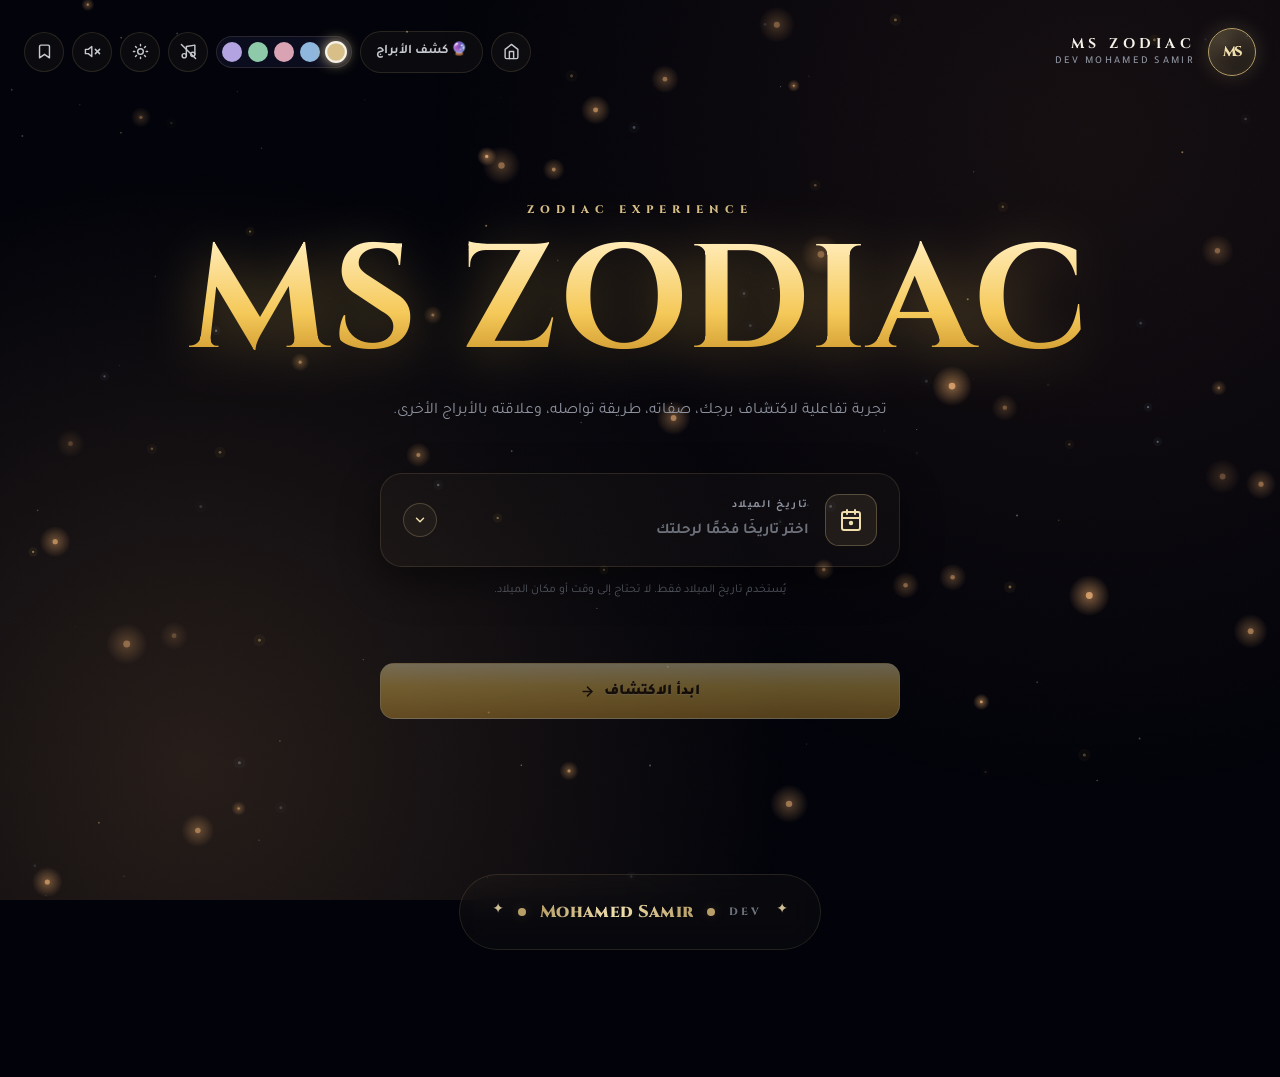
<file: MS_Zodiac_updated.html>
<!DOCTYPE html>
<html lang="ar" dir="rtl" data-theme="dark" data-accent="gold" data-element="النار">
<head>
<meta charset="UTF-8">
<meta name="viewport" content="width=device-width, initial-scale=1.0, viewport-fit=cover">
<meta name="theme-color" content="#07080b">
<title>MS Zodiac</title>
<link rel="icon" href="data:image/svg+xml,<svg xmlns='http://www.w3.org/2000/svg' viewBox='0 0 100 100'><text y='.9em' font-size='90'>♈</text></svg>">
<link rel="preconnect" href="https://fonts.googleapis.com">
<link rel="preconnect" href="https://fonts.gstatic.com" crossorigin>
<link href="https://fonts.googleapis.com/css2?family=Cinzel:wght@400;500;600;700;800;900&family=Tajawal:wght@300;400;500;700;800;900&display=swap" rel="stylesheet">
<style>
:root{--ease:cubic-bezier(.22,.85,.2,1);--radius-md:22px;--radius-lg:36px;--fast:.3s var(--ease);--font:'Tajawal',system-ui,-apple-system,BlinkMacSystemFont,"Segoe UI","Noto Sans Arabic",Tahoma,Arial,sans-serif;--font-en:'Cinzel',Georgia,serif}
:root[data-accent="gold"]{--accent:#d7bf87;--accent-2:#f0dfad;--accent-3:#b89f68;--accent-rgb:215,191,135}
:root[data-accent="blue"]{--accent:#8fb6dd;--accent-2:#c5def3;--accent-3:#6b93ba;--accent-rgb:143,182,221}
:root[data-accent="rose"]{--accent:#d9a3b3;--accent-2:#f3cdd7;--accent-3:#b5798a;--accent-rgb:217,163,179}
:root[data-accent="emerald"]{--accent:#8ecaa9;--accent-2:#c5e7d6;--accent-3:#68a286;--accent-rgb:142,202,169}
:root[data-accent="violet"]{--accent:#b3a3e0;--accent-2:#d6cbf2;--accent-3:#8a79b8;--accent-rgb:179,163,224}
:root[data-theme="dark"]{--bg:#02030a;--panel:rgba(11,13,31,.72);--panel-solid:#0b0d1f;--panel-2:#151820;--panel-3:rgba(12,14,18,.75);--line:rgba(215,191,135,.14);--line-2:rgba(215,191,135,.28);--text:#f5f2e9;--text-2:#c6c8cf;--muted:#8e939f;--muted-2:#6c717b;--muted-3:#5f646e;--danger:#d88c8c;--ok:#9ec6a8;--glow:rgba(var(--accent-rgb),.2);--shadow-lg:0 30px 90px rgba(0,0,0,.55);--shadow-md:0 14px 40px rgba(0,0,0,.45);--star-op:.65;--particle-op:1;--orb-bg:radial-gradient(circle at 38% 32%,#2f3037,#181a1f 52%,#0d0e11 78%);--cal-bg:rgba(11,13,31,.98);--bg-tint:rgba(var(--accent-rgb),.05);--bg-tint-2:rgba(var(--accent-rgb),.09);--glass-bg:rgba(215,191,135,.03);--noise:.04}
:root[data-theme="light"]{--bg:#faf7f0;--panel:rgba(255,255,255,.72);--panel-solid:#ffffff;--panel-2:#fbf8f1;--panel-3:rgba(253,251,247,.72);--line:rgba(140,105,55,.14);--line-2:rgba(140,105,55,.26);--text:#2a2418;--text-2:#463e2e;--muted:#756b58;--muted-2:#948a76;--muted-3:#b0a792;--danger:#a83c3e;--ok:#2d6f4a;--glow:rgba(var(--accent-rgb),.30);--shadow-lg:0 24px 70px rgba(120,90,45,.14);--shadow-md:0 12px 34px rgba(120,90,45,.10);--star-op:.22;--particle-op:.42;--orb-bg:radial-gradient(circle at 38% 32%,#ffffff,#f9f4e8 55%,#ebe4d2 85%);--cal-bg:rgba(255,255,255,.99);--bg-tint:rgba(var(--accent-rgb),.09);--bg-tint-2:rgba(var(--accent-rgb),.16);--glass-bg:rgba(255,255,255,.55);--noise:.02}
:root[data-element="النار"]{--el-accent:#e8a86a;--el-soft:rgba(232,168,106,.16);--el-rgb:232,168,106}
:root[data-element="الأرض"]{--el-accent:#9dbf94;--el-soft:rgba(157,191,148,.16);--el-rgb:157,191,148}
:root[data-element="الهواء"]{--el-accent:#9dc4e0;--el-soft:rgba(157,196,224,.16);--el-rgb:157,196,224}
:root[data-element="الماء"]{--el-accent:#88b6c9;--el-soft:rgba(136,182,201,.16);--el-rgb:136,182,201}
:root[data-theme="light"][data-element="النار"]{--el-accent:#d97f3d;--el-soft:rgba(217,127,61,.15)}
:root[data-theme="light"][data-element="الأرض"]{--el-accent:#5f8a52;--el-soft:rgba(95,138,82,.15)}
:root[data-theme="light"][data-element="الهواء"]{--el-accent:#4d7fa8;--el-soft:rgba(77,127,168,.15)}
:root[data-theme="light"][data-element="الماء"]{--el-accent:#4a7f95;--el-soft:rgba(74,127,149,.15)}
*{box-sizing:border-box}
html{scroll-behavior:smooth;-webkit-text-size-adjust:100%}
body{margin:0;min-height:100vh;color:var(--text);background:var(--bg);font-family:var(--font);overflow-x:hidden;line-height:1.55;-webkit-font-smoothing:antialiased;padding:env(safe-area-inset-top) env(safe-area-inset-right) env(safe-area-inset-bottom) env(safe-area-inset-left)}
body::after{content:"";position:fixed;inset:0;pointer-events:none;z-index:0;opacity:var(--noise);background-image:url("data:image/svg+xml;utf8,<svg xmlns='http://www.w3.org/2000/svg' width='200' height='200'><filter id='n'><feTurbulence type='fractalNoise' baseFrequency='.9' numOctaves='2' stitchTiles='stitch'/></filter><rect width='100%25' height='100%25' filter='url(%23n)' opacity='.9'/></svg>");mix-blend-mode:overlay}
button,input{font:inherit;color:inherit}
button{cursor:pointer;border:0;background:none;padding:0}
button:focus-visible,input:focus-visible{outline:2px solid var(--accent-3);outline-offset:3px;border-radius:6px}
::selection{background:rgba(var(--accent-rgb),.28)}
::-webkit-scrollbar{width:10px;height:10px}
::-webkit-scrollbar-thumb{background:linear-gradient(180deg,var(--accent-3),var(--accent));border-radius:99px;border:2px solid transparent;background-clip:content-box}
#stars,#element-bg{position:fixed;inset:0;pointer-events:none;z-index:0}
#stars{opacity:var(--star-op);transition:opacity .5s}
#element-bg{opacity:var(--particle-op);transition:opacity .6s}
.element-aura{position:fixed;inset:0;pointer-events:none;z-index:0;opacity:0;transition:opacity 1s var(--ease)}
.element-aura.active{opacity:1}
.element-aura[data-el="النار"]{background:radial-gradient(circle at 15% 85%,rgba(232,168,106,.16),transparent 45%),radial-gradient(circle at 85% 15%,rgba(199,125,82,.10),transparent 50%)}
.element-aura[data-el="الأرض"]{background:radial-gradient(circle at 20% 80%,rgba(157,191,148,.14),transparent 45%),radial-gradient(circle at 80% 20%,rgba(107,143,94,.10),transparent 50%)}
.element-aura[data-el="الهواء"]{background:radial-gradient(circle at 15% 20%,rgba(157,196,224,.14),transparent 45%),radial-gradient(circle at 85% 80%,rgba(107,147,186,.10),transparent 50%)}
.element-aura[data-el="الماء"]{background:radial-gradient(circle at 50% 90%,rgba(136,182,201,.14),transparent 50%),radial-gradient(circle at 50% 10%,rgba(90,127,149,.10),transparent 50%)}
.app{position:relative;z-index:1;max-width:1360px;margin:auto;padding:22px 24px 60px}
.topbar{display:flex;align-items:center;justify-content:space-between;gap:16px;padding:6px 0;flex-wrap:wrap}
.brand{display:flex;align-items:center;gap:13px;user-select:none}
.logo{position:relative;width:48px;height:48px;border:1.5px solid var(--accent-3);border-radius:50%;display:grid;place-items:center;overflow:hidden;background:radial-gradient(circle at 32% 28%,rgba(var(--accent-rgb),.25),rgba(0,0,0,.55));box-shadow:inset 0 0 18px var(--glow),0 0 20px var(--glow)}
.logo::after{content:"";position:absolute;inset:-50%;background:linear-gradient(115deg,transparent 40%,rgba(255,255,255,.85) 49%,transparent 58%);transform:translateX(-90%);animation:shine 4s linear infinite}
.logo span{position:relative;z-index:2;font-weight:800;letter-spacing:-.16em;font-size:14px;color:var(--accent-3);font-family:var(--font-en)}
:root[data-theme="dark"] .logo span{color:var(--accent-2)}
@keyframes shine{to{transform:translateX(90%)}}
.brand-copy{display:flex;flex-direction:column;line-height:1.1}
.brand-name{font-family:var(--font-en);font-weight:700;letter-spacing:.32em;font-size:14px;color:var(--text)}
.brand-maker{font-size:10.5px;color:var(--muted);margin-top:5px;letter-spacing:.22em;font-weight:500;text-transform:uppercase}
.top-actions{display:flex;align-items:center;gap:8px;flex-wrap:wrap}
.icon-btn{width:40px;height:40px;border-radius:50%;display:inline-grid;place-items:center;border:1px solid var(--line);background:rgba(var(--accent-rgb),.04);color:var(--text-2);transition:var(--fast);position:relative}
.icon-btn:hover{border-color:var(--line-2);transform:translateY(-1px);background:var(--bg-tint);color:var(--text);box-shadow:0 0 16px var(--glow)}
.icon-btn[hidden]{display:none}
.icon-btn.active{color:var(--accent-3);border-color:var(--accent-3);background:var(--bg-tint-2)}
:root[data-theme="dark"] .icon-btn.active{color:var(--accent-2);border-color:var(--accent)}
.icon-btn.music-playing{animation:musicBtnPulse 2s ease-in-out infinite}
@keyframes musicBtnPulse{0%,100%{box-shadow:0 0 0 0 var(--glow)}50%{box-shadow:0 0 0 8px rgba(var(--accent-rgb),0)}}
.ghost-btn{border:1px solid var(--line);padding:10px 15px;border-radius:999px;color:var(--text-2);background:rgba(var(--accent-rgb),.04);transition:var(--fast);display:inline-flex;align-items:center;gap:8px;font-size:13px;font-weight:600}
.ghost-btn:hover{border-color:var(--line-2);transform:translateY(-1px);background:var(--bg-tint);color:var(--accent-2)}
.ghost-btn[hidden]{display:none}
.accent-picker{display:flex;gap:6px;padding:5px;border:1px solid var(--line);border-radius:999px;background:var(--panel-solid);align-items:center}
.accent-swatch{width:20px;height:20px;border-radius:50%;border:2px solid transparent;transition:var(--fast)}
.accent-swatch:hover{transform:scale(1.15)}
.accent-swatch.active{border-color:var(--text);transform:scale(1.1);box-shadow:0 0 12px currentColor}
.accent-swatch[data-accent-value="gold"]{background:#d7bf87;color:#d7bf87}
.accent-swatch[data-accent-value="blue"]{background:#8fb6dd;color:#8fb6dd}
.accent-swatch[data-accent-value="rose"]{background:#d9a3b3;color:#d9a3b3}
.accent-swatch[data-accent-value="emerald"]{background:#8ecaa9;color:#8ecaa9}
.accent-swatch[data-accent-value="violet"]{background:#b3a3e0;color:#b3a3e0}
.view{display:none}
.view.active{display:block;animation:viewIn .5s var(--ease) both}
@keyframes viewIn{from{opacity:0;transform:translateY(10px)}to{opacity:1;transform:none}}
.hero{min-height:calc(100vh - 160px);display:grid;place-items:center;padding:56px 0 40px}
.hero-inner{width:min(940px,100%);text-align:center}
.eyebrow{color:var(--accent-3);font-size:11px;letter-spacing:.55em;text-transform:uppercase;margin-bottom:22px;opacity:0;animation:fadeUp .7s var(--ease) .1s both;font-weight:800;font-family:var(--font-en)}
:root[data-theme="dark"] .eyebrow{color:var(--accent)}
.hero h1{font-size:clamp(54px,11.5vw,168px);line-height:.86;letter-spacing:.02em;margin:0;font-weight:700;opacity:0;animation:fadeUp .9s var(--ease) .2s both;font-family:var(--font-en)}
.hero h1 span{background:linear-gradient(180deg,#fff8d8 0%,#ffe9b0 22%,#f5c95a 55%,#c99127 82%,#8a5f1c 100%);-webkit-background-clip:text;background-clip:text;color:transparent;filter:drop-shadow(0 6px 28px rgba(245,201,90,.35))}
.hero-sub{max-width:640px;margin:30px auto 0;color:var(--muted);font-size:16px;line-height:1.9;opacity:0;animation:fadeUp .9s var(--ease) .35s both}
@keyframes fadeUp{from{opacity:0;transform:translateY(16px)}to{opacity:1;transform:none}}
.birth-zone{margin:46px auto 0;display:flex;flex-direction:column;align-items:center;gap:14px;opacity:0;animation:fadeUp .9s var(--ease) .5s both;width:min(520px,100%)}
.dp-wrap{position:relative;width:100%;z-index:auto}
.dp-field{width:100%;padding:20px 22px;border-radius:var(--radius-md);border:1px solid var(--line);background:var(--glass-bg);backdrop-filter:blur(16px);-webkit-backdrop-filter:blur(16px);box-shadow:var(--shadow-md);transition:var(--fast);cursor:pointer;display:flex;align-items:center;gap:16px;user-select:none}
.dp-field:hover{border-color:var(--line-2);transform:translateY(-2px);box-shadow:var(--shadow-lg),0 0 22px var(--glow)}
.dp-field.filled{border-color:rgba(var(--accent-rgb),.5)}
.dp-field.open{border-color:var(--accent-3);box-shadow:0 20px 60px var(--glow)}
.dp-icon{width:52px;height:52px;flex-shrink:0;border-radius:14px;background:var(--bg-tint-2);border:1px solid rgba(var(--accent-rgb),.3);display:grid;place-items:center;color:var(--accent-3)}
:root[data-theme="dark"] .dp-icon{color:var(--accent-2)}
.dp-icon svg{width:24px;height:24px}
.dp-copy{flex:1;min-width:0;text-align:right}
.dp-label{font-size:11px;color:var(--muted);letter-spacing:.14em;text-transform:uppercase;margin-bottom:5px;font-weight:700}
.dp-value{font-size:17px;font-weight:800;color:var(--text);white-space:nowrap;overflow:hidden;text-overflow:ellipsis}
.dp-value.placeholder{color:var(--muted-2);font-weight:600;font-size:15px}
.dp-chevron{width:34px;height:34px;border-radius:50%;flex-shrink:0;display:grid;place-items:center;color:var(--accent-3);background:var(--bg-tint);border:1px solid rgba(var(--accent-rgb),.25);transition:transform .3s var(--ease)}
:root[data-theme="dark"] .dp-chevron{color:var(--accent-2)}
.dp-field.open .dp-chevron{transform:rotate(180deg)}
.dp-panel{position:absolute;top:calc(100% + 12px);right:0;left:0;background:var(--cal-bg);border:1px solid var(--line-2);border-radius:var(--radius-md);box-shadow:0 40px 100px rgba(0,0,0,.55),0 0 40px var(--glow);padding:22px;opacity:0;pointer-events:none;transform:translateY(-8px) scale(.98);transition:opacity .3s var(--ease),transform .3s var(--ease);backdrop-filter:blur(14px);z-index:2000;max-height:70vh;overflow-y:auto}
.dp-panel.open{opacity:1;pointer-events:auto;transform:translateY(0) scale(1)}
.dp-header{display:flex;align-items:center;justify-content:space-between;gap:12px;padding-bottom:14px;border-bottom:1px solid var(--line);margin-bottom:14px}
.dp-nav{width:38px;height:38px;border-radius:50%;border:1px solid var(--line);background:var(--panel-solid);color:var(--text-2);display:grid;place-items:center;transition:var(--fast)}
.dp-nav:hover:not(:disabled){border-color:var(--accent-3);color:var(--accent-3);background:var(--bg-tint);transform:scale(1.06)}
.dp-nav:disabled{opacity:.3;cursor:not-allowed}
.dp-title{flex:1;text-align:center;cursor:pointer}
.dp-month{font-size:17px;font-weight:850;color:var(--text)}
.dp-year{font-size:11px;color:var(--muted);letter-spacing:.18em;margin-top:3px;font-variant-numeric:tabular-nums;font-family:var(--font-en)}
.dp-weekdays{display:grid;grid-template-columns:repeat(7,1fr);gap:4px;margin-bottom:6px}
.dp-weekday{text-align:center;font-size:11px;color:var(--muted);font-weight:700;padding:8px 0}
.dp-days{display:grid;grid-template-columns:repeat(7,1fr);gap:4px;max-height:280px;overflow-y:auto;padding:2px 0}
.dp-day{aspect-ratio:1;border-radius:10px;border:1px solid transparent;background:transparent;color:var(--text-2);font-size:14px;font-weight:600;display:grid;place-items:center;transition:var(--fast);position:relative;font-variant-numeric:tabular-nums}
.dp-day:hover:not(.empty):not(.disabled){background:var(--bg-tint-2);border-color:rgba(var(--accent-rgb),.4);color:var(--accent-3)}
.dp-day.empty{pointer-events:none;color:transparent}
.dp-day.disabled{opacity:.25;cursor:not-allowed;color:var(--muted-3)}
.dp-day.today{color:var(--accent-3);font-weight:850}
.dp-day.today::after{content:"";position:absolute;bottom:6px;left:50%;transform:translateX(-50%);width:4px;height:4px;border-radius:50%;background:var(--accent-3);box-shadow:0 0 8px var(--accent-3)}
.dp-day.selected{background:linear-gradient(180deg,var(--accent),var(--accent-3));color:#fff;font-weight:850;border-color:var(--accent-3);box-shadow:0 8px 20px var(--glow);transform:scale(1.05)}
:root[data-theme="dark"] .dp-day.selected{background:linear-gradient(180deg,var(--accent-2),var(--accent));color:#1a160a}
.dp-mini-grid{display:grid;grid-template-columns:repeat(3,1fr);gap:6px;max-height:280px;overflow-y:auto;padding:4px 0}
.dp-mini-item{padding:14px 8px;border-radius:10px;border:1px solid var(--line);background:var(--panel-solid);color:var(--text-2);font-size:13px;font-weight:700;transition:var(--fast);text-align:center}
.dp-mini-item:hover{border-color:var(--accent-3);color:var(--accent-3);background:var(--bg-tint)}
.dp-mini-item.active{background:linear-gradient(180deg,var(--accent),var(--accent-3));color:#fff;border-color:var(--accent-3)}
:root[data-theme="dark"] .dp-mini-item.active{background:linear-gradient(180deg,var(--accent-2),var(--accent));color:#1a160a}
.dp-footer{display:flex;gap:8px;padding-top:14px;border-top:1px solid var(--line);margin-top:14px;flex-wrap:wrap;align-items:center}
.dp-quick{padding:10px 14px;border-radius:10px;border:1px solid var(--line);background:var(--panel-solid);color:var(--text-2);font-size:12px;font-weight:700;transition:var(--fast);display:inline-flex;align-items:center;gap:6px}
.dp-quick:hover{border-color:var(--accent-3);color:var(--accent-3);background:var(--bg-tint)}
.dp-confirm{margin-right:auto;padding:10px 22px;border-radius:10px;background:linear-gradient(180deg,var(--accent),var(--accent-3));color:#fff;font-weight:850;font-size:13px;border:1px solid var(--accent-3);transition:var(--fast)}
:root[data-theme="dark"] .dp-confirm{background:linear-gradient(180deg,var(--accent-2),var(--accent));color:#1a160a}
.dp-confirm:hover:not(:disabled){transform:translateY(-1px);box-shadow:0 10px 24px var(--glow)}
.dp-confirm:disabled{opacity:.4;cursor:not-allowed;transform:none}
.helper{color:var(--muted-3);font-size:12px;text-align:center}
.error{min-height:20px;color:var(--danger);font-size:12.5px;font-weight:600;text-align:center}
.error:empty{opacity:0}
.start-btn-wrap{margin-top:16px;width:100%}
.start-btn{width:100%;min-height:56px;padding:0 26px;border-radius:14px;border:1.5px solid rgba(255,240,190,.6);background:linear-gradient(180deg,#ffeeb6 0%,#f5c95a 42%,#cf9a36 100%);color:#241603;font-weight:850;font-size:15px;transition:var(--fast);box-shadow:0 12px 30px var(--glow),inset 0 1px 0 rgba(255,255,255,.5);display:inline-flex;align-items:center;justify-content:center;gap:9px;position:relative;overflow:hidden;text-shadow:0 1px 0 rgba(255,255,255,.35)}
.start-btn::before{content:"";position:absolute;inset:0;background:linear-gradient(90deg,transparent 0%,rgba(255,255,255,.6) 50%,transparent 100%);transform:translateX(-130%);transition:transform .9s ease}
.start-btn:hover:not(:disabled)::before{transform:translateX(130%)}
.start-btn:hover:not(:disabled){transform:translateY(-2px);box-shadow:0 20px 44px var(--glow),inset 0 1px 0 rgba(255,255,255,.6)}
.start-btn:disabled{opacity:.4;cursor:not-allowed;transform:none;box-shadow:none}
.discover{padding:44px 0 24px}
.discover-shell{position:relative;overflow:hidden;border:1px solid var(--line);border-radius:var(--radius-lg);background:var(--panel);backdrop-filter:blur(16px);-webkit-backdrop-filter:blur(16px);box-shadow:var(--shadow-lg)}
.discover-shell::before{content:"";position:absolute;inset:0;background:radial-gradient(circle at 50% 40%,var(--el-soft,var(--glow)),transparent 55%);opacity:0;transition:opacity 1s;pointer-events:none}
.discover-shell.revealed::before{opacity:1}
.discover-top{display:flex;justify-content:space-between;align-items:flex-start;gap:20px;padding:24px 28px;border-bottom:1px solid var(--line);position:relative;z-index:2}
.kicker{font-size:11px;color:var(--muted);letter-spacing:.2em;text-transform:uppercase;font-weight:700;font-family:var(--font-en)}
.discover-date{font-size:13.5px;color:var(--text-2);margin-top:7px;font-weight:600}
.progress-wrap{text-align:left}
.progress{width:160px;height:4px;background:var(--line);border-radius:999px;overflow:hidden;margin-top:10px;position:relative}
.progress span{display:block;width:0;height:100%;background:linear-gradient(90deg,var(--accent-3),var(--accent-2));transition:width .9s var(--ease);border-radius:inherit;box-shadow:0 0 10px var(--accent-2);position:relative;overflow:hidden}
.progress-label{font-size:10.5px;color:var(--muted-2);margin-top:6px;letter-spacing:.05em;font-variant-numeric:tabular-nums;font-family:var(--font-en)}
.reveal-stage{--radius:clamp(120px,20vw,255px);min-height:600px;display:grid;place-items:center;position:relative;padding:56px 22px 68px;isolation:isolate}
.ring{position:absolute;width:min(540px,72vw);aspect-ratio:1;border-radius:50%;border:1px solid var(--line);pointer-events:none}
.ring::before,.ring::after{content:"";position:absolute;inset:8%;border-radius:50%;border:1px solid rgba(var(--el-rgb),.13)}
.ring::after{inset:28%;border-color:rgba(var(--el-rgb),.09)}
.ring-a{animation:slowspin 20s linear infinite}
.ring-b{width:min(400px,58vw);animation:slowspin 15s linear infinite reverse;opacity:.7}
@keyframes slowspin{to{transform:rotate(360deg)}}
.orbit-signs{position:absolute;inset:0;z-index:4;pointer-events:none}
.orbit-sign-btn{position:absolute;left:50%;top:50%;width:50px;height:50px;border-radius:50%;border:1px solid var(--line-2);background:var(--panel-solid);color:var(--accent-3);display:grid;place-items:center;font-size:20px;pointer-events:auto;transition:transform .5s var(--ease),border-color .3s,background .3s,box-shadow .3s,opacity .5s;box-shadow:var(--shadow-md);opacity:0;transform:translate(-50%,-50%) translate(calc(cos(var(--angle)) * var(--radius)),calc(sin(var(--angle)) * var(--radius)));font-family:var(--font-en);cursor:pointer}
@supports not (width: calc(cos(45deg) * 1px)){.orbit-sign-btn{transform:translate(-50%,-50%) translate(calc(var(--tx) * var(--radius)),calc(var(--ty) * var(--radius)))}}
.reveal-stage.play .orbit-sign-btn{opacity:1}
.orbit-sign-btn:hover{border-color:var(--accent-3);background:var(--panel-2);box-shadow:0 12px 28px var(--glow),0 0 20px var(--glow);z-index:6;transform:translate(-50%,-50%) translate(calc(cos(var(--angle)) * var(--radius)),calc(sin(var(--angle)) * var(--radius))) scale(1.12)}
.orb{width:220px;aspect-ratio:1;border-radius:50%;position:relative;z-index:3;display:grid;place-items:center;background:radial-gradient(circle at 32% 26%,#fff8d4 0%,#ffe08a 8%,#f5c95a 22%,#d4941f 46%,#7a4c0e 72%,#2a1704 92%,#150a02 100%);border:1px solid var(--el-accent,var(--accent));box-shadow:inset -22px -28px 60px rgba(0,0,0,.78),inset 14px 18px 50px rgba(255,225,150,.42),inset 0 0 20px rgba(255,240,200,.35),0 0 45px rgba(255,205,90,.6),0 0 100px rgba(255,165,50,.42),0 0 180px rgba(255,125,20,.24);animation:orbBreath 5s ease-in-out infinite}
:root[data-theme="light"] .orb{background:var(--orb-bg);box-shadow:inset 0 0 60px var(--glow),0 40px 90px rgba(0,0,0,.1),0 0 60px var(--glow)}
@keyframes orbBreath{0%,100%{filter:brightness(1)}50%{filter:brightness(1.14)}}
.orb::before{content:"";position:absolute;inset:-30%;border-radius:50%;background:radial-gradient(circle,var(--el-soft,var(--glow)),transparent 60%);opacity:.7;z-index:-1;animation:pulseGlow 5s ease-in-out infinite}
.orb::after{content:"";position:absolute;inset:12%;border-radius:50%;border:1px solid rgba(255,235,180,.22);box-shadow:inset 0 0 30px rgba(255,220,140,.25);pointer-events:none}
@keyframes pulseGlow{0%,100%{transform:scale(1);opacity:.5}50%{transform:scale(1.08);opacity:.85}}
.orb-symbol{font-size:80px;line-height:1;transform:translateY(-8px);color:#fffbe8;text-shadow:0 0 16px rgba(255,240,190,1),0 0 34px rgba(255,205,90,.9),0 0 70px rgba(255,155,25,.65),0 0 120px rgba(255,120,20,.4);font-family:var(--font-en);font-weight:400;animation:symbolFloat 7s ease-in-out infinite}
:root[data-theme="light"] .orb-symbol{color:var(--el-accent,var(--accent));text-shadow:0 0 34px var(--el-soft,var(--glow))}
@keyframes symbolFloat{0%,100%{transform:translateY(-8px)}50%{transform:translateY(-13px)}}
.orb-meta{position:absolute;bottom:26px;text-align:center;width:100%}
.orb-name{font-size:22px;font-weight:850;color:#fffbe8;text-shadow:0 0 18px rgba(255,205,90,.85),0 2px 4px rgba(0,0,0,.6)}
:root[data-theme="light"] .orb-name{color:var(--text);text-shadow:none}
.orb-range{font-size:10.5px;color:rgba(255,235,190,.9);margin-top:4px;text-shadow:0 1px 3px rgba(0,0,0,.6)}
:root[data-theme="light"] .orb-range{color:var(--muted);text-shadow:none}
.reveal-copy{position:absolute;bottom:24px;text-align:center;color:var(--muted-2);font-size:12px;display:flex;align-items:center;gap:8px}
.reveal-copy::before,.reveal-copy::after{content:"";width:26px;height:1px;background:linear-gradient(90deg,transparent,var(--line-2))}
.reveal-copy::after{background:linear-gradient(90deg,var(--line-2),transparent)}
.reveal-stage.play .orb{animation:orbIn 1s var(--ease) both,orbBreath 5s ease-in-out 1s infinite}
@keyframes orbIn{0%{transform:scale(.5) rotate(-20deg);opacity:0;filter:blur(12px)}60%{filter:blur(0)}100%{transform:scale(1) rotate(0);opacity:1}}
.confetti{position:fixed;inset:0;pointer-events:none;z-index:150}
.wheel-section{margin-top:18px;border:1px solid var(--line);border-radius:var(--radius-lg);background:var(--panel);backdrop-filter:blur(20px);-webkit-backdrop-filter:blur(20px);padding:36px 32px;position:relative;overflow:hidden}
.wheel-section::before{content:"";position:absolute;inset:0;background:radial-gradient(circle at 50% 50%,var(--el-soft,var(--glow)),transparent 60%);opacity:.5;pointer-events:none}
.wheel-header{display:flex;justify-content:space-between;align-items:flex-end;gap:16px;flex-wrap:wrap;margin-bottom:24px;position:relative;z-index:2}
.wheel-layout{display:grid;grid-template-columns:minmax(0,1fr) minmax(0,1fr);gap:36px;align-items:center;position:relative;z-index:2}
.wheel-svg-wrap{position:relative;width:100%;max-width:560px;margin:auto}
.zodiac-wheel{width:100%;height:auto;overflow:visible;display:block;filter:drop-shadow(0 20px 60px rgba(0,0,0,.4))}
:root[data-theme="light"] .zodiac-wheel{filter:drop-shadow(0 20px 60px rgba(120,90,45,.15))}
.zodiac-wheel .ring-bg{fill:none;stroke:var(--line);stroke-width:1}
.zodiac-wheel .ring-thin{fill:none;stroke:var(--line-2);stroke-width:.6}
.zodiac-wheel .ring-accent{fill:none;stroke:rgba(var(--accent-rgb),.35);stroke-width:1.5;stroke-dasharray:2 4}
.zodiac-wheel .el-arc{stroke-width:4;fill:none;stroke-linecap:round;opacity:.9}
.zodiac-wheel .el-arc.fire{stroke:#e8a86a}
.zodiac-wheel .el-arc.earth{stroke:#9dbf94}
.zodiac-wheel .el-arc.air{stroke:#9dc4e0}
.zodiac-wheel .el-arc.water{stroke:#88b6c9}
.zodiac-wheel .sign-node{cursor:pointer;transition:transform .3s var(--ease)}
.zodiac-wheel .sign-node:hover{transform:scale(1.15);transform-box:fill-box;transform-origin:center}
.zodiac-wheel .sign-circle{fill:var(--panel-solid);stroke:var(--line-2);stroke-width:1.5;transition:all .3s var(--ease)}
.zodiac-wheel .sign-node.active .sign-circle{fill:var(--bg-tint-2);stroke:var(--accent-3);stroke-width:2.5;filter:drop-shadow(0 0 8px var(--glow))}
.zodiac-wheel .sign-symbol{font-size:20px;text-anchor:middle;dominant-baseline:central;fill:var(--text);font-weight:600;pointer-events:none;font-family:var(--font-en)}
.zodiac-wheel .sign-name-small{font-size:9px;text-anchor:middle;fill:var(--muted);font-weight:700;pointer-events:none}
.zodiac-wheel .aspect-line{stroke-width:1.5;fill:none;stroke-linecap:round;transition:all .5s var(--ease);pointer-events:none}
.zodiac-wheel .aspect-line.strong{stroke:#f0dfad;stroke-width:2.5;opacity:.85;filter:drop-shadow(0 0 4px rgba(240,223,173,.6))}
.zodiac-wheel .aspect-line.medium{stroke:#9ec6a8;stroke-width:1.8;opacity:.7}
.zodiac-wheel .aspect-line.weak{stroke:#6c717b;stroke-width:1;opacity:.4;stroke-dasharray:3 3}
.zodiac-wheel .aspect-line.tension{stroke:#d88c8c;stroke-width:1.2;opacity:.5;stroke-dasharray:4 4}
.zodiac-wheel .center-symbol{font-size:64px;text-anchor:middle;dominant-baseline:central;fill:var(--el-accent,var(--accent));font-weight:600;font-family:var(--font-en);filter:drop-shadow(0 0 20px var(--el-soft,var(--glow)))}
.zodiac-wheel .center-name{font-size:16px;text-anchor:middle;fill:var(--text);font-weight:850}
.zodiac-wheel .center-range{font-size:10px;text-anchor:middle;fill:var(--muted)}
.wheel-info{padding:22px;border:1px solid var(--line);border-radius:18px;background:var(--panel-3);backdrop-filter:blur(12px);position:relative;overflow:hidden}
.wheel-info .wi-symbol{font-size:52px;color:var(--el-accent,var(--accent));line-height:1;margin-bottom:10px;font-family:var(--font-en);filter:drop-shadow(0 0 20px var(--el-soft,var(--glow)))}
.wheel-info h3{margin:0 0 6px;font-size:22px;font-weight:850;letter-spacing:-.02em}
.wheel-info .wi-range{font-size:12px;color:var(--muted);margin-bottom:14px}
.wheel-info p{margin:0;font-size:13.5px;color:var(--muted);line-height:1.9}
.wheel-info .wi-tags{display:flex;gap:6px;flex-wrap:wrap;margin-top:14px}
.wheel-info .wi-tag{font-size:10.5px;padding:4px 10px;border:1px solid var(--line);border-radius:999px;background:rgba(var(--accent-rgb),.04);color:var(--text-2);font-weight:700}
.wheel-aspects{display:grid;grid-template-columns:repeat(2,1fr);gap:6px;margin-top:12px}
.wheel-aspect-row{display:flex;justify-content:space-between;gap:8px;font-size:12px;padding:8px 12px;border:1px solid var(--line);border-radius:10px;background:rgba(var(--accent-rgb),.04);font-weight:700}
.wheel-aspect-row .as-name{color:var(--text-2)}
.wheel-aspect-row .as-score{font-weight:850;font-variant-numeric:tabular-nums;font-family:var(--font-en)}
.profile{padding:10px 0 0}
.profile-head{display:grid;grid-template-columns:1.05fr .95fr;gap:18px;align-items:stretch}
.identity,.snapshot,.radar-card,.mbti-card,.energy-card,.music-card{border:1px solid var(--line);border-radius:var(--radius-lg);background:var(--panel);backdrop-filter:blur(16px);-webkit-backdrop-filter:blur(16px);padding:30px}
.identity{min-height:300px;display:flex;flex-direction:column;justify-content:space-between;position:relative;overflow:hidden}
.identity::before{content:"";position:absolute;top:-40%;right:-20%;width:60%;aspect-ratio:1;border-radius:50%;background:radial-gradient(circle,var(--el-soft,var(--glow)),transparent 70%);pointer-events:none;opacity:.8}
.identity-top{display:flex;align-items:flex-start;justify-content:space-between;gap:16px;position:relative;z-index:1}
.sign-symbol{font-size:82px;line-height:.85;font-weight:400;color:var(--el-accent,var(--accent));text-shadow:0 0 40px var(--el-soft,var(--glow));font-family:var(--font-en);filter:drop-shadow(0 0 24px var(--el-soft,var(--glow)))}
.sign-index{font-size:11px;letter-spacing:.24em;color:var(--muted);font-variant-numeric:tabular-nums;font-family:var(--font-en)}
.identity h2{font-size:clamp(46px,7.2vw,92px);line-height:.88;letter-spacing:-.06em;margin:10px 0 0;font-weight:850}
.identity-range{color:var(--muted);margin-top:14px;font-size:14px}
.tags{display:flex;flex-wrap:wrap;gap:8px;margin-top:22px}
.tag{font-size:11px;color:var(--text-2);border:1px solid var(--line);padding:8px 11px;border-radius:999px;background:rgba(var(--accent-rgb),.04);display:inline-flex;align-items:center;gap:6px;font-weight:600}
.snapshot{display:grid;grid-template-columns:1fr 1fr;gap:1px;background:var(--line);padding:1px;overflow:hidden;backdrop-filter:blur(16px)}
.stat{background:var(--panel-solid);padding:24px;min-height:118px;display:flex;flex-direction:column;justify-content:center;transition:background var(--fast)}
.stat:hover{background:var(--panel-2)}
.stat-label{font-size:11px;color:var(--muted);margin-bottom:9px;letter-spacing:.06em;font-weight:700}
.stat-value{font-size:19px;font-weight:800;letter-spacing:-.02em}
.stat-value .stat-ico{display:inline-block;animation:iconPulse 3s ease-in-out infinite;margin-left:6px}
@keyframes iconPulse{0%,100%{transform:scale(1)}50%{transform:scale(1.15)}}
.music-card{margin-top:18px;display:grid;grid-template-columns:auto 1fr auto;gap:22px;align-items:center;background:linear-gradient(135deg,var(--bg-tint-2),var(--panel));position:relative;overflow:hidden}
.music-card::before{content:"";position:absolute;top:-50%;left:-20%;width:70%;aspect-ratio:1;border-radius:50%;background:radial-gradient(circle,var(--el-soft,var(--glow)),transparent 70%);opacity:.7;pointer-events:none}
.music-icon{width:64px;height:64px;border-radius:50%;background:linear-gradient(135deg,var(--el-accent,var(--accent)),var(--accent-3));display:grid;place-items:center;color:#fff;font-size:28px;box-shadow:0 8px 24px var(--glow);position:relative;z-index:1}
:root[data-theme="dark"] .music-icon{color:#1a160a}
.music-icon.playing{animation:musicPulse 1.5s ease-in-out infinite}
@keyframes musicPulse{0%,100%{transform:scale(1)}50%{transform:scale(1.06)}}
.music-info{position:relative;z-index:1}
.music-info h4{margin:0 0 6px;font-size:17px;font-weight:850}
.music-info p{margin:0;color:var(--muted);font-size:12.5px;line-height:1.7}
.music-meta{display:flex;gap:8px;margin-top:10px;flex-wrap:wrap}
.music-tag{font-size:10.5px;padding:4px 10px;border:1px solid var(--line);border-radius:999px;background:var(--panel-solid);color:var(--text-2);font-weight:700}
.music-controls{display:flex;gap:8px;position:relative;z-index:1;align-items:center}
.music-btn{width:52px;height:52px;border-radius:50%;background:var(--el-accent,var(--accent));color:#fff;border:1px solid var(--accent-3);display:grid;place-items:center;transition:var(--fast);box-shadow:0 6px 18px var(--glow)}
:root[data-theme="dark"] .music-btn{color:#1a160a}
.music-btn:hover{transform:translateY(-2px) scale(1.05)}
.music-eq{display:flex;gap:3px;align-items:flex-end;height:20px}
.music-eq span{width:3px;background:var(--el-accent,var(--accent));border-radius:2px;animation:eqBar 1s ease-in-out infinite}
.music-eq span:nth-child(1){animation-delay:0s;height:40%}
.music-eq span:nth-child(2){animation-delay:.15s;height:70%}
.music-eq span:nth-child(3){animation-delay:.3s;height:50%}
.music-eq span:nth-child(4){animation-delay:.45s;height:90%}
.music-eq span:nth-child(5){animation-delay:.6s;height:60%}
@keyframes eqBar{0%,100%{transform:scaleY(1)}50%{transform:scaleY(.4)}}
.mbti-card{margin-top:18px;display:grid;grid-template-columns:1fr 1fr;gap:22px}
.mbti-col h3{margin:0 0 14px;font-size:18px;font-weight:850}
.mbti-types{display:flex;gap:10px;flex-wrap:wrap;margin-bottom:18px}
.mbti-badge{padding:10px 16px;border:1px solid var(--accent-3);border-radius:12px;background:var(--bg-tint-2);color:var(--accent-3);font-weight:850;font-size:15px;letter-spacing:.04em;font-family:var(--font-en)}
:root[data-theme="dark"] .mbti-badge{border-color:var(--accent);color:var(--accent-2)}
.big5-row{display:flex;flex-direction:column;gap:10px}
.big5-item{display:flex;justify-content:space-between;align-items:center;gap:12px}
.big5-item .name{font-size:12.5px;color:var(--text-2);font-weight:600;min-width:100px}
.big5-bar{flex:1;height:8px;background:var(--line);border-radius:99px;overflow:hidden;position:relative}
.big5-bar span{display:block;width:0;height:100%;background:linear-gradient(90deg,var(--el-accent,var(--accent)),var(--accent-2));border-radius:inherit;transition:width 1.2s var(--ease);box-shadow:0 0 10px var(--glow);position:relative;overflow:hidden}
.big5-item .val{font-size:12px;color:var(--accent-3);font-weight:850;min-width:36px;text-align:left;font-variant-numeric:tabular-nums;font-family:var(--font-en)}
.big5-desc{font-size:11.5px;color:var(--muted-2);margin-top:12px;line-height:1.8}
.radar-card{margin-top:18px;display:grid;grid-template-columns:240px 1fr;gap:26px;align-items:center}
.radar-svg{width:100%;height:auto;overflow:visible}
.radar-svg .grid-line{fill:none;stroke:var(--line);stroke-width:1}
.radar-svg .axis{stroke:var(--line);stroke-width:1}
.radar-svg .poly{fill:var(--el-soft,var(--glow));stroke:var(--el-accent,var(--accent));stroke-width:2;stroke-linejoin:round;filter:drop-shadow(0 0 8px var(--glow))}
.radar-svg .dot{fill:var(--el-accent,var(--accent));filter:drop-shadow(0 0 4px var(--glow))}
.radar-svg .label{fill:var(--muted);font-size:9.5px;text-anchor:middle;font-weight:700}
.radar-info h3{margin:0 0 10px;font-size:20px;font-weight:850}
.radar-info p{margin:0 0 14px;color:var(--muted);font-size:13px;line-height:1.85}
.radar-legend{display:flex;flex-wrap:wrap;gap:8px}
.radar-legend span{font-size:11px;color:var(--text-2);padding:6px 10px;border:1px solid var(--line);border-radius:999px;background:rgba(var(--accent-rgb),.04);font-weight:600}
.radar-legend strong{color:var(--el-accent,var(--accent));font-weight:850;margin-right:4px;font-family:var(--font-en)}
.energy-card{margin-top:18px;display:grid;grid-template-columns:auto 1fr;gap:26px;align-items:center}
.energy-gauge{position:relative;width:170px;height:170px}
.energy-gauge svg{transform:rotate(-90deg);width:100%;height:100%}
.energy-gauge circle{fill:none;stroke-width:10;stroke-linecap:round}
.energy-gauge .bg-c{stroke:var(--line)}
.energy-gauge .fg-c{stroke:url(#energyGrad);stroke-dasharray:408;stroke-dashoffset:408;transition:stroke-dashoffset 1.4s var(--ease);filter:drop-shadow(0 0 8px var(--glow))}
.energy-gauge .level{position:absolute;inset:0;display:grid;place-items:center;font-size:38px;font-weight:850;letter-spacing:-.04em;font-variant-numeric:tabular-nums;font-family:var(--font-en)}
.energy-gauge .level small{font-size:13px;color:var(--muted);font-weight:600;margin-right:2px}
.energy-info h3{margin:0 0 8px;font-size:20px;font-weight:850}
.energy-bars{display:flex;gap:16px;flex-wrap:wrap}
.energy-bars > div{flex:1;min-width:90px;border:1px solid var(--line);border-radius:12px;padding:12px;background:var(--panel-3)}
.energy-bars small{display:block;font-size:10px;color:var(--muted-2);letter-spacing:.1em;text-transform:uppercase;margin-bottom:5px;font-weight:700}
.energy-bars strong{font-size:17px;font-weight:850;color:var(--accent-3);font-variant-numeric:tabular-nums;font-family:var(--font-en)}
:root[data-theme="dark"] .energy-bars strong{color:var(--accent-2)}
.myth-section{margin-top:18px;border:1px solid var(--line);border-radius:var(--radius-lg);padding:36px 32px;background:var(--panel);backdrop-filter:blur(16px);position:relative;overflow:hidden}
.myth-content{margin-top:26px;padding:34px;border:1px solid var(--line);border-radius:22px;background:var(--panel-3);backdrop-filter:blur(10px);position:relative;overflow:hidden;min-height:200px}
.myth-content::before{content:"❝";position:absolute;top:-20px;right:20px;font-size:110px;color:rgba(var(--accent-rgb),.10);line-height:1;pointer-events:none;font-family:Georgia,serif}
.myth-content h4{margin:0 0 6px;font-weight:850;color:var(--accent-3);position:relative;z-index:1;font-size:22px}
:root[data-theme="dark"] .myth-content h4{color:var(--accent-2)}
.myth-source{font-size:11px;color:var(--muted-2);letter-spacing:.16em;text-transform:uppercase;margin-bottom:18px;font-weight:700;position:relative;z-index:1;font-family:var(--font-en)}
.myth-content p{margin:0 0 16px;font-size:15px;line-height:2.15;color:var(--text-2);position:relative;z-index:1}
.myth-content p:last-child{margin-bottom:0}
.myth-wisdom{margin-top:22px;padding:18px 22px;border-right:3px solid var(--el-accent,var(--accent));background:var(--bg-tint);border-radius:0 12px 12px 0;font-style:italic;font-size:14.5px;line-height:1.95;color:var(--text);position:relative;z-index:1}
.myth-wisdom strong{color:var(--accent-3);font-style:normal;font-weight:800}
:root[data-theme="dark"] .myth-wisdom strong{color:var(--accent-2)}
.myth-context{margin-top:18px;padding-top:18px;border-top:1px dashed var(--line);font-size:12.5px;color:var(--muted-2);line-height:1.85;position:relative;z-index:1;font-style:italic}
.twin-section{margin-top:18px;border:1px solid var(--line);border-radius:var(--radius-lg);padding:32px;background:var(--panel);backdrop-filter:blur(16px);position:relative;overflow:hidden}
.twin-section::before{content:"";position:absolute;top:-30%;right:-15%;width:55%;aspect-ratio:1;border-radius:50%;background:radial-gradient(circle,var(--el-soft,var(--glow)),transparent 70%);opacity:.5;pointer-events:none}
.twin-hero{display:grid;grid-template-columns:auto 1fr;gap:26px;align-items:center;margin-top:22px;padding:28px;border:1px solid var(--line);border-radius:22px;background:linear-gradient(135deg,var(--bg-tint-2),var(--panel-3));position:relative;overflow:hidden}
.twin-hero::before{content:"";position:absolute;top:-40%;left:-10%;width:55%;aspect-ratio:1;border-radius:50%;background:radial-gradient(circle,var(--el-soft,var(--glow)),transparent 70%);opacity:.6;pointer-events:none}
.twin-avatar{width:110px;height:110px;border-radius:50%;background:linear-gradient(135deg,var(--accent),var(--accent-3));display:grid;place-items:center;color:#fff;font-weight:850;font-size:32px;flex-shrink:0;box-shadow:0 15px 40px var(--glow);position:relative;z-index:1;border:3px solid var(--accent-3);letter-spacing:-.02em;text-align:center;line-height:1.1;font-family:var(--font-en);animation:avatarFloat 5s ease-in-out infinite}
:root[data-theme="dark"] .twin-avatar{color:#1a160a}
@keyframes avatarFloat{0%,100%{transform:translateY(0)}50%{transform:translateY(-8px)}}
.twin-info{position:relative;z-index:1}
.twin-eyebrow{font-size:11px;color:var(--accent-3);letter-spacing:.24em;text-transform:uppercase;font-weight:800;margin-bottom:8px;font-family:var(--font-en)}
:root[data-theme="dark"] .twin-eyebrow{color:var(--accent)}
.twin-info h3{margin:0 0 6px;font-size:clamp(24px,3.6vw,34px);font-weight:850;letter-spacing:-.03em;line-height:1.1}
.twin-meta{display:flex;gap:10px;flex-wrap:wrap;align-items:center;margin-bottom:12px}
.twin-year{font-size:13px;font-weight:850;color:var(--accent-3);padding:4px 12px;border:1px solid var(--accent-3);border-radius:999px;background:var(--bg-tint);font-family:var(--font-en)}
:root[data-theme="dark"] .twin-year{color:var(--accent-2);border-color:var(--accent)}
.twin-role{font-size:12.5px;color:var(--muted);font-weight:700}
.twin-desc{margin:0;font-size:14px;line-height:1.95;color:var(--text-2)}
.twin-note{margin-top:14px;padding:12px 16px;border-right:3px solid var(--el-accent,var(--accent));background:var(--bg-tint);border-radius:0 12px 12px 0;font-size:12.5px;color:var(--muted);line-height:1.85}
.twin-note strong{color:var(--accent-3);font-weight:800}
:root[data-theme="dark"] .twin-note strong{color:var(--accent-2)}
.twin-refresh{text-align:center;margin-top:16px}
.explore{margin-top:18px;border:1px solid var(--line);border-radius:var(--radius-lg);background:var(--panel);backdrop-filter:blur(16px);overflow:hidden}
.explore-nav{display:flex;gap:4px;padding:10px;border-bottom:1px solid var(--line);overflow-x:auto;scrollbar-width:none}
.explore-nav::-webkit-scrollbar{display:none}
.mode-btn{white-space:nowrap;color:var(--muted);padding:12px 16px;border-radius:12px;transition:var(--fast);font-size:13px;font-weight:700}
.mode-btn:hover{color:var(--text);background:var(--bg-tint)}
.mode-btn.active{background:linear-gradient(180deg,var(--accent),var(--accent-3));color:#fff;font-weight:800;box-shadow:0 6px 18px var(--glow)}
:root[data-theme="dark"] .mode-btn.active{background:var(--accent-2);color:#1a160a}
.explore-body{padding:32px}
.mode-title{font-size:12px;color:var(--accent-3);letter-spacing:.2em;text-transform:uppercase;font-weight:800;font-family:var(--font-en)}
:root[data-theme="dark"] .mode-title{color:var(--accent)}
.mode-heading{font-size:clamp(28px,4vw,48px);margin:12px 0 0;letter-spacing:-.05em;font-weight:850}
.mode-text{max-width:900px;color:var(--muted);line-height:2.05;font-size:15px;margin-top:18px}
.feature-grid{display:grid;grid-template-columns:repeat(3,1fr);gap:10px;margin-top:26px}
.feature{padding:20px;border:1px solid var(--line);border-radius:18px;background:var(--panel-3);min-height:135px;transition:var(--fast)}
.feature:hover{transform:translateY(-3px);border-color:var(--line-2);background:var(--panel-2);box-shadow:0 10px 30px rgba(0,0,0,.3)}
.feature-num{color:var(--accent-3);font-size:11px;letter-spacing:.16em;font-variant-numeric:tabular-nums;font-weight:850;font-family:var(--font-en)}
:root[data-theme="dark"] .feature-num{color:var(--accent)}
.feature h4{margin:12px 0 8px;font-size:15px;font-weight:800}
.feature p{margin:0;color:var(--muted);font-size:12.5px;line-height:1.85}
.meter-grid{display:grid;grid-template-columns:1fr 1fr;gap:14px;margin-top:26px}
.meter{padding:18px 20px;border:1px solid var(--line);border-radius:18px;background:var(--panel-3)}
.meter-head{display:flex;justify-content:space-between;gap:15px;color:var(--text-2);font-size:12.5px;font-weight:700}
.meter-head span:last-child{color:var(--accent-3);font-variant-numeric:tabular-nums;font-weight:850;font-family:var(--font-en)}
.meter-bar{height:6px;background:var(--line);border-radius:999px;overflow:hidden;margin-top:13px}
.meter-bar span{display:block;width:0;height:100%;background:linear-gradient(90deg,var(--ok),var(--accent-3));border-radius:inherit;transition:width 1.2s var(--ease);box-shadow:0 0 8px var(--glow)}
.meter.animate .meter-bar span{width:var(--w)}
.section-block{margin-top:18px;border:1px solid var(--line);border-radius:var(--radius-lg);padding:32px;background:var(--panel);backdrop-filter:blur(16px)}
.section-head{display:flex;justify-content:space-between;gap:15px;align-items:flex-end;flex-wrap:wrap}
.section-kicker{font-size:11px;color:var(--muted);letter-spacing:.2em;text-transform:uppercase;font-family:var(--font-en);font-weight:700}
.section-title{font-size:clamp(28px,4vw,50px);margin:10px 0 0;letter-spacing:-.05em;font-weight:850;line-height:1}
.top3-grid{display:grid;grid-template-columns:repeat(3,1fr);gap:12px;margin-top:24px}
.top-match{border:1px solid var(--line);border-radius:20px;padding:24px;background:var(--panel-3);position:relative;overflow:hidden;transition:var(--fast);cursor:pointer}
.top-match:hover{transform:translateY(-4px);border-color:var(--accent-3);box-shadow:0 12px 40px rgba(0,0,0,.4),0 0 30px var(--glow)}
.top-match.rank-1{border-color:var(--accent-3);background:linear-gradient(180deg,var(--bg-tint-2),var(--panel-3));box-shadow:0 0 30px var(--glow)}
.top-match .rank{position:absolute;top:14px;left:14px;width:32px;height:32px;border-radius:50%;background:linear-gradient(180deg,var(--accent-2),var(--accent));color:#1a160a;display:grid;place-items:center;font-weight:850;font-size:14px;font-family:var(--font-en);box-shadow:0 4px 12px var(--glow)}
.top-match .sym{font-size:44px;color:var(--accent-3);line-height:1;font-family:var(--font-en);filter:drop-shadow(0 0 12px var(--glow))}
.top-match .name{font-size:19px;font-weight:850;margin-top:12px}
.top-match .rng{font-size:11.5px;color:var(--muted-2);margin-top:3px}
.top-match .score-row{display:flex;align-items:center;gap:10px;margin-top:14px}
.top-match .score{font-size:32px;font-weight:850;color:var(--accent-3);letter-spacing:-.04em;font-variant-numeric:tabular-nums;font-family:var(--font-en)}
.top-match .score-lbl{font-size:11px;color:var(--muted);line-height:1.4}
.top-match .reason{margin-top:12px;font-size:12px;color:var(--muted);line-height:1.8;border-top:1px solid var(--line);padding-top:12px}
.matrix-note{margin-top:16px;padding:14px 18px;border:1px solid var(--line);border-radius:14px;background:var(--bg-tint);font-size:12.5px;color:var(--text-2);line-height:1.85}
.matrix-note strong{color:var(--accent-3)}
.matrix-wrap{overflow-x:auto;margin-top:18px;border:1px solid var(--line);border-radius:16px;background:var(--panel-3);padding:6px}
.matrix{display:grid;grid-template-columns:110px repeat(12,minmax(44px,1fr));min-width:680px;font-size:12px}
.matrix-cell{padding:10px 4px;text-align:center;border-right:1px solid var(--line);border-bottom:1px solid var(--line);font-weight:700}
.matrix-cell:last-child{border-right:0}
.matrix-cell.header{color:var(--accent-3);background:var(--panel-2);font-weight:850;font-size:13px}
.matrix-cell.header span{display:block;font-size:15px;line-height:1;font-family:var(--font-en)}
.matrix-cell.header small{display:block;font-size:9px;color:var(--muted-2);font-weight:600;margin-top:3px}
.matrix-cell.corner{background:var(--panel-2);color:var(--muted);font-size:10px;font-weight:800;padding:10px 6px;line-height:1.4}
.matrix-cell.row-header{text-align:right;padding-right:12px;color:var(--accent-3);font-weight:850;background:var(--panel-2);font-size:12.5px}
.matrix-cell.row-header span{display:inline-block;margin-left:6px;font-size:15px;font-family:var(--font-en)}
.matrix-cell.self{background:var(--panel-2);color:var(--muted-3);font-size:11px}
.matrix-cell.score{font-variant-numeric:tabular-nums;font-size:11.5px;cursor:pointer;color:var(--text-2);transition:var(--fast);font-family:var(--font-en)}
.matrix-cell.score:hover{transform:scale(1.18);z-index:3;box-shadow:0 6px 18px rgba(0,0,0,.4),0 0 20px var(--glow);border-radius:8px;background:var(--panel-solid)}
.matrix-cell.active-row{background:var(--bg-tint-2)}
.friend-section{display:flex;flex-direction:column;gap:14px;margin-top:22px}
.friend-btn{width:100%;padding:16px 26px;border-radius:14px;background:linear-gradient(180deg,var(--accent-2),var(--accent));color:#1a160a;font-weight:850;border:1px solid var(--accent-3);transition:var(--fast);white-space:nowrap;font-size:15px;box-shadow:0 8px 22px var(--glow),inset 0 1px 0 rgba(255,255,255,.4)}
.friend-btn:hover:not(:disabled){transform:translateY(-2px);box-shadow:0 14px 34px var(--glow)}
.friend-btn:disabled{opacity:.4;cursor:not-allowed}
.friend-result{margin-top:22px;display:grid;grid-template-columns:1fr auto 1fr;gap:16px;align-items:center}
.friend-person{border:1px solid var(--line);border-radius:18px;padding:22px;background:var(--panel-3);text-align:center}
.friend-person .sym{font-size:44px;color:var(--accent-3);line-height:1;font-family:var(--font-en);filter:drop-shadow(0 0 12px var(--glow))}
.friend-person .name{font-size:17px;font-weight:850;margin-top:10px}
.friend-person .date{font-size:11px;color:var(--muted-2);margin-top:4px}
.friend-score{text-align:center}
.friend-score .num{font-size:48px;font-weight:850;background:linear-gradient(180deg,var(--accent-2),var(--accent));-webkit-background-clip:text;background-clip:text;color:transparent;letter-spacing:-.05em;line-height:1;font-variant-numeric:tabular-nums;font-family:var(--font-en);filter:drop-shadow(0 0 20px var(--glow))}
.friend-score .lbl{font-size:12px;color:var(--muted);margin-top:6px;font-weight:700}
.friend-empty{margin-top:22px;padding:32px;text-align:center;color:var(--muted);border:1px dashed var(--line);border-radius:16px;font-size:13.5px;line-height:1.9}
.daily{display:grid;grid-template-columns:1.1fr .9fr;gap:22px}
.daily-card{border:1px solid var(--line);border-radius:22px;padding:28px;background:var(--panel-3);position:relative;overflow:hidden}
.daily-card::before{content:"";position:absolute;top:-30%;right:-15%;width:55%;aspect-ratio:1;border-radius:50%;background:radial-gradient(circle,var(--el-soft,var(--glow)),transparent 70%);opacity:.7;pointer-events:none}
.daily-symbol{font-size:52px;color:var(--el-accent,var(--accent));line-height:1;font-family:var(--font-en);filter:drop-shadow(0 0 20px var(--el-soft,var(--glow)))}
.daily-date{font-size:11px;color:var(--muted);letter-spacing:.18em;text-transform:uppercase;margin-top:10px;font-weight:700}
.daily-title{font-size:24px;font-weight:850;margin:14px 0 12px}
.daily-text{color:var(--muted);font-size:13.5px;line-height:2}
.daily-meta{display:grid;grid-template-columns:1fr 1fr 1fr;gap:1px;background:var(--line);border-radius:16px;overflow:hidden;margin-top:22px}
.daily-meta > div{background:var(--panel-solid);padding:14px;text-align:center}
.daily-meta small{display:block;color:var(--muted-2);font-size:10px;letter-spacing:.1em;text-transform:uppercase;margin-bottom:6px;font-weight:700}
.daily-meta strong{font-size:14px;font-weight:850;color:var(--accent-3);font-family:var(--font-en)}
.age-panel{display:flex;flex-direction:column;gap:14px}
.age-block{border:1px solid var(--line);border-radius:18px;padding:20px;background:var(--panel-3);display:flex;justify-content:space-between;align-items:center;gap:14px}
.age-block .label{font-size:11px;color:var(--muted);letter-spacing:.14em;text-transform:uppercase;font-weight:700}
.age-block .value{font-size:22px;font-weight:850;color:var(--accent-3);font-variant-numeric:tabular-nums;font-family:var(--font-en)}
.age-block .sub{font-size:11.5px;color:var(--muted-2);margin-top:4px}
.all-grid{display:grid;grid-template-columns:repeat(6,1fr);gap:10px;margin-top:26px}
.sign-card{border:1px solid var(--line);border-radius:18px;padding:16px 12px;background:var(--panel-3);text-align:center;transition:var(--fast);color:var(--text-2);display:flex;flex-direction:column;align-items:center;gap:6px;cursor:pointer;position:relative;overflow:hidden}
.sign-card:hover{border-color:var(--line-2);background:var(--panel-2);transform:translateY(-3px);box-shadow:0 10px 30px rgba(0,0,0,.35)}
.sign-card.active{border-color:var(--accent-3);background:var(--bg-tint-2);box-shadow:0 10px 30px var(--glow)}
.sign-card-symbol{font-size:32px;color:var(--accent-3);line-height:1;font-family:var(--font-en);filter:drop-shadow(0 0 12px var(--glow))}
.sign-card-name{font-weight:850;font-size:13px;margin-top:4px}
.sign-card-range{font-size:10px;color:var(--muted-2);line-height:1.5}
.saved-empty{color:var(--muted);font-size:13px;text-align:center;padding:32px 0}
.saved-grid{display:grid;grid-template-columns:repeat(4,1fr);gap:10px;margin-top:22px}
.saved-card{position:relative;border:1px solid var(--line);border-radius:18px;padding:18px;background:var(--panel-3);transition:var(--fast)}
.saved-card:hover{border-color:var(--line-2);transform:translateY(-2px);box-shadow:0 10px 30px rgba(0,0,0,.35)}
.saved-card .sym{font-size:34px;color:var(--accent-3);font-family:var(--font-en)}
.saved-card .name{font-weight:850;font-size:15px;margin-top:8px}
.saved-card .date{font-size:11px;color:var(--muted-2);margin-top:4px}
.saved-card .del{position:absolute;top:10px;left:10px;width:26px;height:26px;border-radius:50%;border:1px solid var(--line);display:grid;place-items:center;color:var(--muted);transition:var(--fast);font-size:14px;background:var(--panel-solid)}
.saved-card .del:hover{border-color:var(--danger);color:var(--danger);background:rgba(168,60,62,.1)}
.saved-card .open{display:block;width:100%;text-align:right;background:none;border:0;color:inherit;padding:0;cursor:pointer}
.bottom-actions{display:flex;justify-content:center;gap:12px;flex-wrap:wrap;padding:40px 0 8px}
.new-btn{border:1px solid var(--accent-3);background:linear-gradient(180deg,var(--accent-2),var(--accent));color:#1a160a;font-weight:850;border-radius:999px;padding:14px 26px;transition:var(--fast);box-shadow:0 10px 30px var(--glow),inset 0 1px 0 rgba(255,255,255,.5);display:inline-flex;align-items:center;gap:9px}
.new-btn:hover{transform:translateY(-2px);box-shadow:0 16px 40px var(--glow)}
.action-btn{padding:14px 26px;border-radius:999px;font-weight:700;font-size:13px;border:1px solid var(--line-2);background:var(--panel-3);color:var(--text-2);transition:var(--fast);display:inline-flex;align-items:center;gap:8px;cursor:pointer}
.action-btn:hover{border-color:var(--accent-3);color:var(--accent-3);transform:translateY(-2px);box-shadow:0 10px 24px var(--glow)}
.action-btn.primary{background:linear-gradient(180deg,var(--accent-2),var(--accent));color:#1a160a;border-color:var(--accent-3);box-shadow:0 10px 26px var(--glow),inset 0 1px 0 rgba(255,255,255,.5)}
.toast{position:fixed;bottom:28px;left:50%;transform:translate(-50%,20px);background:var(--panel-solid);border:1px solid var(--line-2);color:var(--text);padding:12px 20px;border-radius:999px;font-size:13px;font-weight:600;box-shadow:var(--shadow-lg),0 0 30px var(--glow);opacity:0;pointer-events:none;transition:var(--fast);z-index:300;display:flex;align-items:center;gap:9px;max-width:88vw}
.toast.show{opacity:1;transform:translate(-50%,0)}
.fade-in{animation:fadeIn .6s var(--ease) both}
@keyframes fadeIn{from{opacity:0;transform:translateY(10px)}to{opacity:1;transform:none}}
.pop{animation:pop .6s var(--ease) both}
@keyframes pop{from{opacity:0;transform:scale(.94)}to{opacity:1;transform:scale(1)}}
.stagger>*{opacity:0;animation:fadeIn .5s var(--ease) both}
.stagger>*:nth-child(1){animation-delay:.02s}
.stagger>*:nth-child(2){animation-delay:.06s}
.stagger>*:nth-child(3){animation-delay:.1s}
.signature{display:flex;justify-content:center;align-items:center;gap:14px;margin:52px auto 0;padding:24px 32px;border:1px solid var(--line);border-radius:999px;background:var(--glass-bg);backdrop-filter:blur(16px);width:fit-content;max-width:100%;position:relative;overflow:hidden;transition:var(--fast)}
.signature::before{content:"";position:absolute;inset:0;background:linear-gradient(90deg,transparent 0%,rgba(var(--accent-rgb),.15) 50%,transparent 100%);transform:translateX(-100%);animation:signatureShine 3.5s ease-in-out infinite}
@keyframes signatureShine{0%,100%{transform:translateX(-100%)}50%{transform:translateX(100%)}}
.signature:hover{border-color:var(--accent-3);box-shadow:0 20px 60px var(--glow)}
.signature .sig-label{font-size:10.5px;color:var(--muted-2);letter-spacing:.28em;text-transform:uppercase;font-weight:800;position:relative;z-index:1;font-family:var(--font-en)}
.signature .sig-name{font-size:17px;font-weight:850;letter-spacing:.02em;background:linear-gradient(90deg,var(--accent-3) 0%,var(--accent-2) 25%,var(--accent-3) 50%,var(--accent-2) 75%,var(--accent-3) 100%);background-size:200% auto;-webkit-background-clip:text;background-clip:text;color:transparent;animation:sigGradient 4s linear infinite;position:relative;z-index:1;font-family:var(--font-en)}
@keyframes sigGradient{to{background-position:200% center}}
.signature .sig-dot{width:8px;height:8px;border-radius:50%;background:var(--accent-3);animation:sigPulse 2s ease-in-out infinite;position:relative;z-index:1;box-shadow:0 0 12px var(--glow)}
@keyframes sigPulse{0%,100%{transform:scale(1);opacity:1;box-shadow:0 0 0 0 var(--glow)}50%{transform:scale(1.3);opacity:.9;box-shadow:0 0 0 8px rgba(var(--accent-rgb),0)}}
.signature .sig-icon{font-size:14px;position:relative;z-index:1;opacity:.85;color:var(--accent-2)}
.kd-modal{position:fixed;inset:0;background:rgba(0,0,0,.85);backdrop-filter:blur(14px);display:grid;place-items:center;z-index:250;padding:22px;opacity:0;pointer-events:none;transition:opacity .3s var(--ease)}
:root[data-theme="light"] .kd-modal{background:rgba(60,45,20,.45)}
.kd-modal.show{opacity:1;pointer-events:auto}
.kd-panel{background:var(--panel-solid);border:1px solid var(--line-2);border-radius:var(--radius-lg);padding:36px 32px;max-width:720px;width:100%;max-height:92vh;overflow-y:auto;box-shadow:var(--shadow-lg),0 0 60px var(--glow);transform:scale(.95);transition:transform .35s var(--ease);position:relative}
.kd-modal.show .kd-panel{transform:scale(1)}
.kd-close{position:absolute;top:20px;left:20px;width:36px;height:36px;border-radius:50%;border:1px solid var(--line);background:var(--panel-2);color:var(--text-2);display:grid;place-items:center;font-size:18px;cursor:pointer;transition:var(--fast);z-index:5}
.kd-close:hover{border-color:var(--danger);color:var(--danger);transform:rotate(90deg)}
.kd-screen{display:none}
.kd-screen.active{display:block;animation:kdFade .4s var(--ease) both}
@keyframes kdFade{from{opacity:0;transform:translateY(12px)}to{opacity:1;transform:none}}
.kd-intro{text-align:center}
.kd-eyebrow{font-size:11px;color:var(--accent-3);letter-spacing:.32em;text-transform:uppercase;font-weight:800;margin-bottom:10px;font-family:var(--font-en)}
:root[data-theme="dark"] .kd-eyebrow{color:var(--accent)}
.kd-intro h2{margin:0 0 12px;font-size:clamp(26px,4.6vw,38px);font-weight:850;letter-spacing:-.03em}
.kd-intro p{margin:0 0 24px;color:var(--muted);font-size:14px;line-height:1.85;max-width:520px;margin-left:auto;margin-right:auto}
.kd-input{padding:14px 18px;border:1px solid var(--line);border-radius:12px;background:var(--panel-3);color:var(--text);font-size:15px;width:100%;max-width:340px;text-align:center;transition:var(--fast);margin:0 auto 22px;display:block}
.kd-input:focus{outline:none;border-color:var(--accent-3);box-shadow:0 0 0 4px var(--bg-tint-2)}
.kd-sign-label{font-size:11px;color:var(--muted-2);letter-spacing:.14em;text-transform:uppercase;font-weight:700;margin-bottom:12px}
.kd-sign-grid{display:grid;grid-template-columns:repeat(4,1fr);gap:8px;margin-bottom:24px;max-width:520px;margin-left:auto;margin-right:auto}
.kd-sign-pick{padding:14px 8px;border:1px solid var(--line);border-radius:14px;background:var(--panel-3);cursor:pointer;transition:var(--fast);display:flex;flex-direction:column;align-items:center;gap:6px;color:var(--text-2)}
.kd-sign-pick:hover{border-color:var(--accent-3);transform:translateY(-3px);background:var(--panel-2);box-shadow:0 10px 24px var(--glow)}
.kd-sign-pick.selected{border-color:var(--accent-3);background:var(--bg-tint-2);box-shadow:0 10px 26px var(--glow)}
.kd-sp-sym{font-size:24px;line-height:1;font-family:var(--font-en)}
.kd-sp-name{font-size:11.5px;font-weight:850}
.kd-start{padding:14px 40px;border-radius:999px;border:1px solid var(--accent-3);background:linear-gradient(180deg,var(--accent-2),var(--accent));color:#1a160a;font-weight:850;font-size:15px;cursor:pointer;transition:var(--fast);box-shadow:0 10px 30px var(--glow),inset 0 1px 0 rgba(255,255,255,.5)}
.kd-start:hover:not(:disabled){transform:translateY(-2px);box-shadow:0 15px 36px var(--glow)}
.kd-start:disabled{opacity:.4;cursor:not-allowed}
.kd-progress{display:flex;align-items:center;gap:14px;margin-bottom:22px}
.kd-progress-bar{flex:1;height:5px;background:var(--line);border-radius:99px;overflow:hidden}
.kd-progress-bar span{display:block;width:0;height:100%;background:linear-gradient(90deg,var(--accent),var(--accent-2));border-radius:inherit;transition:width .5s var(--ease);box-shadow:0 0 10px var(--glow)}
.kd-progress-text{font-size:11px;color:var(--muted);font-weight:700;white-space:nowrap;font-variant-numeric:tabular-nums}
.kd-q-icon{font-size:52px;text-align:center;margin-bottom:14px;line-height:1}
.kd-q-text{font-size:22px;font-weight:850;text-align:center;margin:0 0 8px;letter-spacing:-.02em;line-height:1.4}
.kd-q-hint{text-align:center;color:var(--muted);font-size:13px;margin:0 0 26px}
.kd-options{display:grid;grid-template-columns:1fr 1fr;gap:10px}
.kd-option{padding:18px;border:1px solid var(--line);border-radius:16px;background:var(--panel-3);cursor:pointer;transition:var(--fast);color:var(--text-2);text-align:right;font-size:14px;font-weight:600;line-height:1.6;display:flex;align-items:center;gap:12px}
.kd-option:hover{border-color:var(--accent-3);transform:translateY(-3px);background:var(--panel-2);box-shadow:0 10px 24px var(--glow)}
.kd-option.selected{border-color:var(--accent-3);background:var(--bg-tint-2);box-shadow:0 10px 26px var(--glow)}
.kd-opt-letter{width:34px;height:34px;border-radius:50%;border:1px solid var(--line);background:var(--panel-solid);display:grid;place-items:center;font-weight:850;font-size:13px;color:var(--accent-3);flex-shrink:0}
:root[data-theme="dark"] .kd-opt-letter{color:var(--accent-2)}
.kd-option.selected .kd-opt-letter{background:linear-gradient(180deg,var(--accent-2),var(--accent));color:#1a160a;border-color:var(--accent-3)}
.kd-opt-text{flex:1}
.kd-result-hero{text-align:center;padding:32px 24px;border-radius:24px;background:linear-gradient(135deg,var(--bg-tint-2),var(--panel-3));border:1px solid var(--accent-3);margin-bottom:20px;position:relative;overflow:hidden}
.kd-result-hero::before{content:"";position:absolute;top:-50%;right:-20%;width:60%;aspect-ratio:1;border-radius:50%;background:radial-gradient(circle,var(--el-soft,var(--glow)),transparent 70%);opacity:.6;pointer-events:none}
.kd-result-emoji{font-size:56px;margin-bottom:10px;display:block;line-height:1;position:relative;z-index:1}
.kd-result-title{margin:0 0 8px;font-size:clamp(22px,3.6vw,32px);font-weight:850;letter-spacing:-.03em;position:relative;z-index:1}
.kd-result-sub{color:var(--muted);font-size:14px;position:relative;z-index:1}
.kd-sign-compare{display:grid;grid-template-columns:1fr auto 1fr;gap:16px;align-items:center;margin:20px 0;padding:20px;border:1px solid var(--line);border-radius:18px;background:var(--panel-3)}
.kd-sc-box{text-align:center;padding:14px}
.kd-sc-sym{font-size:40px;line-height:1;margin-bottom:8px;font-family:var(--font-en);color:var(--accent-2)}
.kd-sc-name{font-size:16px;font-weight:850}
.kd-sc-label{font-size:10.5px;color:var(--muted-2);letter-spacing:.14em;text-transform:uppercase;margin-bottom:6px;font-weight:700}
.kd-vs{font-size:12px;font-weight:850;color:var(--muted-2);padding:4px 10px;border-radius:99px;border:1px solid var(--line);background:var(--panel-solid);font-family:var(--font-en)}
.kd-match-circle{text-align:center;margin:24px 0}
.kd-circle-wrap{position:relative;width:140px;height:140px;margin:0 auto 10px}
.kd-circle-wrap svg{transform:rotate(-90deg);width:100%;height:100%}
.kd-bg-circle{fill:none;stroke:var(--line);stroke-width:8}
.kd-fg-circle{fill:none;stroke:url(#kdGrad);stroke-width:8;stroke-linecap:round;stroke-dasharray:345;stroke-dashoffset:345;transition:stroke-dashoffset 1.2s var(--ease);filter:drop-shadow(0 0 8px var(--glow))}
.kd-circle-inner{position:absolute;inset:0;display:grid;place-items:center;font-size:32px;font-weight:850;letter-spacing:-.03em;font-variant-numeric:tabular-nums;font-family:var(--font-en)}
.kd-circle-inner small{font-size:13px;color:var(--muted);font-weight:600;margin-right:2px}
.kd-circle-caption{font-size:13px;color:var(--muted);font-weight:600}
.kd-circle-caption strong{color:var(--accent-3);font-size:15px}
:root[data-theme="dark"] .kd-circle-caption strong{color:var(--accent-2)}
.kd-top-signs{margin-top:16px;padding:20px;border:1px solid var(--line);border-radius:18px;background:var(--panel-3)}
.kd-top-signs h4{margin:0 0 14px;font-size:15px;font-weight:850}
.kd-top-row{display:flex;align-items:center;gap:12px;padding:10px 0;border-bottom:1px dashed var(--line)}
.kd-top-row:last-child{border-bottom:0}
.kd-tr-sym{font-size:22px;flex-shrink:0;width:32px;text-align:center;font-family:var(--font-en);color:var(--accent-2)}
.kd-tr-name{font-size:13.5px;font-weight:800;flex:1}
.kd-tr-bar{height:6px;flex:2;background:var(--line);border-radius:99px;overflow:hidden}
.kd-tr-bar span{display:block;height:100%;width:0;background:linear-gradient(90deg,var(--el-accent,var(--accent)),var(--accent-2));border-radius:inherit;transition:width 1s var(--ease);box-shadow:0 0 8px var(--glow)}
.kd-tr-pct{font-size:13px;font-weight:850;color:var(--accent-3);min-width:44px;text-align:left;font-variant-numeric:tabular-nums;font-family:var(--font-en)}
:root[data-theme="dark"] .kd-tr-pct{color:var(--accent-2)}
.kd-warning{margin-top:16px;padding:20px;border:1px solid rgba(216,140,140,.4);border-radius:18px;background:rgba(216,140,140,.06)}
.kd-warning h4{margin:0 0 10px;font-size:15px;font-weight:850;color:var(--danger);display:flex;align-items:center;gap:8px}
.kd-warning p{margin:0;font-size:13.5px;line-height:1.95;color:var(--text-2)}
.kd-verdict{margin-top:16px;padding:22px;border:1px solid var(--line);border-radius:18px;background:var(--panel-3);text-align:center}
.kd-verdict p{margin:0;font-size:15px;line-height:2;color:var(--text);font-weight:600}
.kd-result-actions{display:flex;gap:10px;justify-content:center;flex-wrap:wrap;margin-top:20px}
.kd-action{padding:12px 22px;border-radius:999px;font-weight:800;font-size:13.5px;border:1px solid var(--line);background:var(--panel-3);color:var(--text-2);cursor:pointer;transition:var(--fast)}
.kd-action:hover:not(:disabled){border-color:var(--accent-3);color:var(--accent-3);box-shadow:0 8px 20px var(--glow)}
.kd-action.primary{background:linear-gradient(180deg,var(--accent-2),var(--accent));color:#1a160a;border-color:var(--accent-3);box-shadow:0 10px 26px var(--glow),inset 0 1px 0 rgba(255,255,255,.5)}
.kd-action.primary:hover:not(:disabled){transform:translateY(-2px);box-shadow:0 14px 34px var(--glow)}

/* ============================================================
   ★★★ PREMIUM ANIMATIONS PACK ★★★
   ============================================================ */

/* 1. دخول الصفحة الرئيسية - Stagger */
.premium-stagger > * {
  opacity: 0;
  animation: premiumFadeUp .8s cubic-bezier(.22,.85,.2,1) both;
}
.premium-stagger > *:nth-child(1) { animation-delay: .1s; }
.premium-stagger > *:nth-child(2) { animation-delay: .25s; }
.premium-stagger > *:nth-child(3) { animation-delay: .4s; }
.premium-stagger > *:nth-child(4) { animation-delay: .55s; }
@keyframes premiumFadeUp {
  from { opacity: 0; transform: translateY(28px); filter: blur(6px); }
  to { opacity: 1; transform: translateY(0); filter: blur(0); }
}

/* 2. Curtain Transition */
.curtain-overlay {
  position: fixed; inset: 0; z-index: 9999;
  pointer-events: none; display: none;
  grid-template-columns: 1fr 1fr;
}
.curtain-panel {
  background: linear-gradient(180deg, #02030a 0%, #0b0d1f 100%);
  transform: translateX(0);
  transition: transform 1.1s cubic-bezier(.7,0,.3,1);
  position: relative; overflow: hidden;
}
.curtain-panel::after {
  content: ""; position: absolute;
  top: 0; bottom: 0; width: 3px;
  background: linear-gradient(180deg, transparent, #f5c95a 50%, transparent);
  opacity: 0; transition: opacity .4s ease;
  box-shadow: 0 0 24px #f5c95a, 0 0 48px rgba(245,201,90,.5);
}
.curtain-panel:first-child::after { right: 0; }
.curtain-panel:last-child::after { left: 0; }
.curtain-overlay.opening .curtain-panel:first-child { transform: translateX(-100%); }
.curtain-overlay.opening .curtain-panel:last-child { transform: translateX(100%); }
.curtain-overlay.opening .curtain-panel::after { opacity: 1; }

/* 3. Orb Heartbeat + Energy Waves */
@keyframes orbHeartbeatAnim {
  0%, 100% { transform: scale(1); }
  14% { transform: scale(1.09); }
  28% { transform: scale(1); }
  42% { transform: scale(1.05); }
  70% { transform: scale(1); }
}
.orb.heartbeat {
  animation: orbHeartbeatAnim 1.5s cubic-bezier(.22,.85,.2,1);
}
.orb-energy-wave {
  position: absolute; inset: -10%;
  border-radius: 50%;
  border: 2px solid var(--accent-2);
  pointer-events: none; opacity: 0;
}
.orb-energy-wave.active {
  animation: orbWaveOut 1.4s cubic-bezier(.22,.85,.2,1) forwards;
}
@keyframes orbWaveOut {
  0% { transform: scale(.85); opacity: .85; border-width: 3px; }
  100% { transform: scale(1.9); opacity: 0; border-width: 1px; }
}

/* 4. Ripple Effect */
.ripple-host { position: relative; overflow: hidden; isolation: isolate; }
.ripple {
  position: absolute; border-radius: 50%;
  background: radial-gradient(circle, rgba(255,235,150,.7) 0%, rgba(255,220,120,.3) 40%, transparent 70%);
  transform: scale(0); pointer-events: none;
  animation: rippleExpand .85s cubic-bezier(.22,.85,.2,1) forwards;
  mix-blend-mode: screen;
}
@keyframes rippleExpand {
  to { transform: scale(4); opacity: 0; }
}

/* 5. Magnetic */
.magnetic-btn {
  transition: transform .3s cubic-bezier(.22,.85,.2,1);
  will-change: transform;
}

/* 6. Particle Burst */
.burst-particle {
  position: fixed; width: 7px; height: 7px;
  border-radius: 50%; pointer-events: none;
  z-index: 10000; box-shadow: 0 0 14px currentColor, 0 0 28px currentColor;
  animation: burstOut 1s cubic-bezier(.22,.85,.2,1) forwards;
}
@keyframes burstOut {
  0% { transform: translate(0,0) scale(1); opacity: 1; }
  100% { transform: translate(var(--bx), var(--by)) scale(0); opacity: 0; }
}

/* 7. Reveal on Scroll */
.reveal-on-scroll {
  opacity: 0; transform: translateY(36px) scale(.98);
  transition: opacity .9s cubic-bezier(.22,.85,.2,1), transform .9s cubic-bezier(.22,.85,.2,1);
  will-change: opacity, transform;
}
.reveal-on-scroll.revealed {
  opacity: 1; transform: translateY(0) scale(1);
}

/* 8. 3D Tilt */
.tilt-card {
  transform-style: preserve-3d;
  transition: transform .45s cubic-bezier(.22,.85,.2,1);
  will-change: transform;
}

/* 9. Draw Lines */
.zodiac-wheel .aspect-line.draw-in {
  stroke-dasharray: 1000;
  stroke-dashoffset: 1000;
  animation: drawLineAnim 1.6s cubic-bezier(.22,.85,.2,1) forwards;
}
@keyframes drawLineAnim {
  to { stroke-dashoffset: 0; }
}

/* 10. Toast Enhanced */
.toast {
  transition: opacity .4s cubic-bezier(.22,.85,.2,1), transform .5s cubic-bezier(.22,.85,.2,1);
}
.toast.show {
  animation: toastIn .55s cubic-bezier(.22,.85,.2,1);
}
@keyframes toastIn {
  0% { transform: translate(-50%, 44px) scale(.85); }
  60% { transform: translate(-50%, -6px) scale(1.03); }
  100% { transform: translate(-50%, 0) scale(1); }
}

/* 11. Number Shaker */
.shake-number { animation: numberShake .55s cubic-bezier(.22,.85,.2,1); }
@keyframes numberShake {
  0%, 100% { transform: translateX(0); }
  20% { transform: translateX(-4px) rotate(-2deg); }
  40% { transform: translateX(4px) rotate(2deg); }
  60% { transform: translateX(-3px) rotate(-1.5deg); }
  80% { transform: translateX(3px) rotate(1.5deg); }
}

/* 12. Matrix Sequential Glow */
.matrix-cell.score.glow-now {
  animation: cellGlowAnim .65s cubic-bezier(.22,.85,.2,1);
  z-index: 2;
}
@keyframes cellGlowAnim {
  0%, 100% { background: transparent; box-shadow: none; }
  50% {
    background: rgba(245,201,90,.4);
    box-shadow: 0 0 24px var(--glow), 0 0 48px rgba(245,201,90,.4);
    transform: scale(1.18);
  }
}

/* 13. Sign Flip */
.sign-card.flipping { animation: cardFlipAnim .7s cubic-bezier(.22,.85,.2,1); }
@keyframes cardFlipAnim {
  0% { transform: rotateY(0) scale(1); }
  50% { transform: rotateY(180deg) scale(1.08); }
  100% { transform: rotateY(360deg) scale(1); }
}

/* 14. Progress Shimmer */
.progress span::after {
  content: ""; position: absolute;
  top: 0; bottom: 0; right: 0;
  width: 60px;
  background: linear-gradient(90deg, transparent, rgba(255,255,255,.7), transparent);
  animation: progressShimmerAnim 2.2s ease-in-out infinite;
  pointer-events: none;
}
@keyframes progressShimmerAnim {
  0% { transform: translateX(100%); opacity: 0; }
  50% { opacity: 1; }
  100% { transform: translateX(-100%); opacity: 0; }
}

/* 15. Page Exit Zoom */
.page-exit {
  animation: pageExitAnim .55s cubic-bezier(.7,0,.3,1) forwards;
}
@keyframes pageExitAnim {
  to { opacity: 0; transform: scale(.92); filter: blur(10px); }
}

/* 16. Star Burst */
.star-burst {
  position: fixed; color: #f5c95a;
  pointer-events: none; font-size: 18px;
  z-index: 10000; text-shadow: 0 0 12px currentColor;
  animation: starBurstAnim 1.2s cubic-bezier(.22,.85,.2,1) forwards;
}
@keyframes starBurstAnim {
  0% { transform: scale(0) rotate(0); opacity: 0; }
  50% { transform: scale(1.3) rotate(180deg); opacity: 1; }
  100% { transform: scale(0) rotate(360deg); opacity: 0; }
}

/* 17. Confetti Pieces */
.confetti-piece {
  position: fixed; pointer-events: none;
  z-index: 10000; font-weight: 900;
  animation: confettiFallAnim 3s cubic-bezier(.22,.85,.2,1) forwards;
}
@keyframes confettiFallAnim {
  0% { transform: translateY(0) rotate(0); opacity: 1; }
  100% { transform: translateY(105vh) rotate(900deg); opacity: 0; }
}

/* 18. Hover Spotlight */
.hover-spotlight { position: relative; overflow: hidden; }
.hover-spotlight::before {
  content: ""; position: absolute;
  width: 220px; height: 220px; border-radius: 50%;
  background: radial-gradient(circle, rgba(245,201,90,.18) 0%, transparent 70%);
  pointer-events: none; opacity: 0;
  transform: translate(-50%, -50%);
  transition: opacity .4s ease;
  left: var(--mx, 50%); top: var(--my, 50%);
  z-index: 0;
}
.hover-spotlight:hover::before { opacity: 1; }

/* 19. Ring Pulse */
.icon-btn.pulse::before {
  content: ""; position: absolute; inset: -5px;
  border-radius: 50%;
  border: 2px solid var(--accent-2);
  animation: pulseRingAnim .9s cubic-bezier(.22,.85,.2,1) forwards;
  pointer-events: none;
}
@keyframes pulseRingAnim {
  to { transform: scale(1.6); opacity: 0; }
}

/* 20. Sign Card Pop-in */
@keyframes signPopIn {
  0% { opacity: 0; transform: translateY(20px) scale(.85); }
  60% { transform: translateY(-4px) scale(1.05); }
  100% { opacity: 1; transform: translateY(0) scale(1); }
}
.sign-card.pop-in { animation: signPopIn .6s cubic-bezier(.22,.85,.2,1) both; }

/* 21. Love/Luck/Energy value pulse */
.daily-meta strong {
  display: inline-block;
  transition: transform .3s cubic-bezier(.22,.85,.2,1);
}
.daily-meta strong.pulse-val {
  animation: valPulse .8s cubic-bezier(.22,.85,.2,1);
}
@keyframes valPulse {
  0%, 100% { transform: scale(1); }
  50% { transform: scale(1.25); color: var(--accent-2); }
}

/* 22. Big5 shimmer when done */
.big5-bar span.done::after {
  content: ""; position: absolute; inset: 0;
  background: linear-gradient(90deg, transparent, rgba(255,255,255,.55), transparent);
  animation: shimmerBar 2.4s ease-in-out infinite;
}

/* 23. Wheel info entrance */
.wheel-info {
  animation: slideInRight .7s cubic-bezier(.22,.85,.2,1) both;
}
@keyframes slideInRight {
  from { opacity: 0; transform: translateX(-24px); }
  to { opacity: 1; transform: translateX(0); }
}

/* 24. Stat cards entering */
.stat {
  transition: background .3s, transform .4s cubic-bezier(.22,.85,.2,1);
}
.stat:hover {
  transform: translateY(-2px);
  box-shadow: inset 0 0 40px rgba(245,201,90,.08);
}

/* 25. Identity symbol glow pulse */
.sign-symbol {
  animation: symbolGlow 4s ease-in-out infinite;
}
@keyframes symbolGlow {
  0%, 100% { filter: drop-shadow(0 0 20px var(--el-soft,var(--glow))); }
  50% { filter: drop-shadow(0 0 45px var(--el-accent,var(--accent))) drop-shadow(0 0 20px var(--glow)); }
}

/* 26. Music EQ increase */
.music-eq span {
  box-shadow: 0 0 8px var(--accent-2);
}

/* 27. Top match hover glow trail */
.top-match::before {
  content: ""; position: absolute; inset: 0;
  background: radial-gradient(circle at 50% 0%, rgba(245,201,90,.18), transparent 65%);
  opacity: 0; transition: opacity .5s ease; pointer-events: none;
}
.top-match:hover::before { opacity: 1; }

/* 28. Signature shine bump */
.signature:hover .sig-name {
  animation: sigGradient 1.5s linear infinite;
}

/* Responsive */
@media (max-width:1100px){
.wheel-layout{grid-template-columns:1fr;gap:26px}
.profile-head{grid-template-columns:1fr}
.all-grid{grid-template-columns:repeat(4,1fr)}
.saved-grid{grid-template-columns:repeat(3,1fr)}
.daily{grid-template-columns:1fr}
.radar-card{grid-template-columns:200px 1fr}
.mbti-card,.energy-card{grid-template-columns:1fr}
.top3-grid{grid-template-columns:1fr}
.friend-result{grid-template-columns:1fr}
.music-card{grid-template-columns:auto 1fr;gap:16px}
.music-controls{grid-column:1/-1;justify-content:center;width:100%}
}
@media (max-width:720px){
.app{padding:18px 14px 40px}
.brand-maker{display:none}
.hero{min-height:calc(100vh - 120px);padding-top:40px}
.hero h1{font-size:17vw}
.hero-sub{font-size:14px;line-height:1.85;margin-top:24px}
.dp-field{padding:16px}
.dp-icon{width:44px;height:44px}
.dp-value{font-size:15px}
.dp-panel{padding:18px;max-height:65vh}
.dp-day{font-size:13px}
.dp-days{max-height:200px}
.discover-top{padding:18px}
.progress{width:110px}
.reveal-stage{--radius:clamp(105px,28vw,150px);min-height:520px;padding:36px 15px 62px}
.orb{width:176px}.orb-symbol{font-size:62px}.orb-name{font-size:19px}
.ring{width:94vw}.ring-b{width:74vw}
.orbit-sign-btn{width:42px;height:42px;font-size:17px}
.identity,.snapshot,.radar-card,.mbti-card,.energy-card,.section-block,.explore,.music-card,.wheel-section,.myth-section,.twin-section{border-radius:24px;padding:20px}
.identity{padding:24px;min-height:280px}
.identity h2{font-size:56px}
.sign-symbol{font-size:64px}
.explore-body,.section-block{padding:20px}
.feature-grid{grid-template-columns:1fr 1fr}
.meter-grid{grid-template-columns:1fr}
.all-grid{grid-template-columns:repeat(3,1fr)}
.saved-grid{grid-template-columns:repeat(2,1fr)}
.snapshot{grid-template-columns:1fr 1fr}
.stat{padding:18px;min-height:100px}
.radar-card{grid-template-columns:1fr;gap:18px;text-align:center}
.radar-info{text-align:center}.radar-legend{justify-content:center}
.daily-meta{grid-template-columns:1fr}
.music-card{padding:20px;text-align:center}
.myth-content{padding:22px}
.wheel-info{padding:18px}
.twin-hero{grid-template-columns:1fr;text-align:center;padding:22px}
.twin-avatar{margin:0 auto}
.twin-info{text-align:center}
.twin-meta{justify-content:center}
.signature{padding:18px 22px;gap:10px}
.signature .sig-name{font-size:14px}
.signature .sig-label{font-size:9px;letter-spacing:.2em}
.kd-panel{padding:24px 20px}
.kd-close{top:14px;left:14px;width:32px;height:32px}
.kd-options{grid-template-columns:1fr}
.kd-sign-grid{grid-template-columns:repeat(3,1fr)}
.kd-q-text{font-size:18px}
.kd-sign-compare{grid-template-columns:1fr}
.kd-vs{margin:0 auto}
}
@media (max-width:430px){
.hero h1{font-size:19vw}
.feature-grid{grid-template-columns:1fr}
.all-grid{grid-template-columns:repeat(2,1fr)}
.snapshot{grid-template-columns:1fr}
.identity h2{font-size:48px}
}
@media (prefers-reduced-motion:reduce){*,*::before,*::after{animation-duration:.01ms!important;animation-iteration-count:1!important;transition-duration:.01ms!important}}
</style>
</head>
<body>
<canvas id="stars" aria-hidden="true"></canvas>
<canvas id="element-bg" aria-hidden="true"></canvas>
<div class="element-aura" id="elementAura" data-el="النار"></div>

<audio id="landingAudio" loop preload="auto" crossorigin="anonymous"></audio>

<div class="app" id="app">
  <header class="topbar">
    <div class="brand">
      <div class="logo" aria-hidden="true"><span>MS</span></div>
      <div class="brand-copy">
        <div class="brand-name">MS ZODIAC</div>
        <div class="brand-maker">DEV Mohamed Samir</div>
      </div>
    </div>
    <div class="top-actions">
      <button class="icon-btn" id="homeBtn" type="button" aria-label="الصفحة الرئيسية" title="الصفحة الرئيسية">
        <svg width="17" height="17" viewBox="0 0 24 24" fill="none" stroke="currentColor" stroke-width="2" stroke-linecap="round" stroke-linejoin="round"><path d="M3 9l9-7 9 7v11a2 2 0 0 1-2 2H5a2 2 0 0 1-2-2z"/><polyline points="9 22 9 12 15 12 15 22"/></svg>
      </button>
      <button class="ghost-btn" id="kdBtn" type="button">🔮 كشف الأبراج</button>
      <div class="accent-picker" role="group" aria-label="لون">
        <button class="accent-swatch active" data-accent-value="gold" aria-label="ذهبي"></button>
        <button class="accent-swatch" data-accent-value="blue" aria-label="أزرق"></button>
        <button class="accent-swatch" data-accent-value="rose" aria-label="وردي"></button>
        <button class="accent-swatch" data-accent-value="emerald" aria-label="زمردي"></button>
        <button class="accent-swatch" data-accent-value="violet" aria-label="بنفسجي"></button>
      </div>
      <button class="icon-btn" id="musicBtn" type="button" aria-label="الموسيقى" title="الموسيقى">
        <svg id="musicIcon" width="17" height="17" viewBox="0 0 24 24" fill="none" stroke="currentColor" stroke-width="2" stroke-linecap="round" stroke-linejoin="round"><path d="M9 18V5l12-2v13"/><circle cx="6" cy="18" r="3"/><circle cx="18" cy="16" r="3"/><line x1="2" y1="2" x2="22" y2="22"/></svg>
      </button>
      <button class="icon-btn" id="themeBtn" type="button" aria-label="تبديل الوضع"><svg id="themeIcon" width="17" height="17" viewBox="0 0 24 24" fill="none" stroke="currentColor" stroke-width="2" stroke-linecap="round" stroke-linejoin="round"><circle cx="12" cy="12" r="4"/><path d="M12 2v2M12 20v2M4.93 4.93l1.41 1.41M17.66 17.66l1.41 1.41M2 12h2M20 12h2M4.93 19.07l1.41-1.41M17.66 6.34l1.41-1.41"/></svg></button>
      <button class="icon-btn" id="soundBtn" type="button" aria-label="الصوت"><svg id="soundIcon" width="17" height="17" viewBox="0 0 24 24" fill="none" stroke="currentColor" stroke-width="2" stroke-linecap="round" stroke-linejoin="round"><polygon points="11 5 6 9 2 9 2 15 6 15 11 19 11 5"/><line x1="22" y1="9" x2="16" y2="15"/><line x1="16" y1="9" x2="22" y2="15"/></svg></button>
      <button class="icon-btn" id="savedBtn" type="button" aria-label="المحفوظات"><svg width="17" height="17" viewBox="0 0 24 24" fill="none" stroke="currentColor" stroke-width="2" stroke-linecap="round" stroke-linejoin="round"><path d="M19 21l-7-5-7 5V5a2 2 0 0 1 2-2h10a2 2 0 0 1 2 2z"/></svg></button>
      <button class="ghost-btn" id="headerNew" type="button" hidden>تحليل جديد</button>
    </div>
  </header>

  <section class="view active" id="landingView">
    <div class="hero">
      <div class="hero-inner premium-stagger">
        <div class="eyebrow">ZODIAC EXPERIENCE</div>
        <h1><span>MS ZODIAC</span></h1>
        <p class="hero-sub">تجربة تفاعلية لاكتشاف برجك، صفاته، طريقة تواصله، وعلاقته بالأبراج الأخرى.</p>
        <div class="birth-zone">
          <div class="dp-wrap" id="landingDP"></div>
          <div class="helper">يُستخدم تاريخ الميلاد فقط. لا تحتاج إلى وقت أو مكان الميلاد.</div>
          <div class="error" id="dateError" aria-live="polite"></div>
          <div class="start-btn-wrap">
            <button class="start-btn" id="startBtn" type="button" disabled><span>ابدأ الاكتشاف</span><svg width="15" height="15" viewBox="0 0 24 24" fill="none" stroke="currentColor" stroke-width="2.5" stroke-linecap="round" stroke-linejoin="round"><line x1="5" y1="12" x2="19" y2="12"/><polyline points="12 5 19 12 12 19"/></svg></button>
          </div>
        </div>
      </div>
    </div>
  </section>

  <section class="view" id="resultView">
    <div class="discover fade-in">
      <div class="discover-shell" id="discoverShell">
        <div class="discover-top">
          <div><div class="kicker">YOUR ZODIAC</div><div class="discover-date" id="discoverDate">—</div></div>
          <div class="progress-wrap"><div class="kicker">PROFILE</div><div class="progress"><span id="progressBar"></span></div><div class="progress-label" id="progressLabel">01 / 12</div></div>
        </div>
        <div class="reveal-stage play" id="revealStage">
          <div class="ring ring-a"></div><div class="ring ring-b"></div>
          <div class="orbit-signs" id="orbitSigns"></div>
          <div class="orb">
            <div class="orb-symbol" id="orbSymbol">♈</div>
            <div class="orb-meta"><div class="orb-name" id="orbName">الحمل</div><div class="orb-range" id="orbRange">21 مارس — 19 أبريل</div></div>
          </div>
          <div class="reveal-copy">اضغط على أي برج حول المركز لاستكشافه</div>
        </div>
      </div>
    </div>

    <div class="profile">
      <div class="profile-head">
        <section class="identity pop">
          <div class="identity-top">
            <div><div class="sign-index" id="signIndex">01 / 12</div><h2 id="signTitle">الحمل</h2><div class="identity-range" id="signRange">21 مارس — 19 أبريل</div></div>
            <div class="sign-symbol" id="signSymbol">♈</div>
          </div>
          <div class="tags" id="signTags"></div>
        </section>
        <section class="snapshot pop" id="snapshot"></section>
      </div>

      <section class="wheel-section">
        <div class="wheel-header">
          <div><div class="section-kicker">THE ZODIAC WHEEL</div><div class="section-title">عجلة الأبراج</div></div>
          <div class="section-kicker">اضغط أي برج حول العجلة</div>
        </div>
        <div class="wheel-layout">
          <div class="wheel-svg-wrap"><svg class="zodiac-wheel" id="zodiacWheel" viewBox="0 0 500 500"></svg></div>
          <div id="wheelInfoWrap"></div>
        </div>
      </section>

      <section class="music-card" id="musicCard"></section>
      <section class="mbti-card" id="mbtiCard"></section>
      <section class="radar-card" id="radarCard"></section>
      <section class="energy-card" id="energyCard"></section>

      <section class="explore">
        <nav class="explore-nav" id="modeNav"></nav>
        <div class="explore-body" id="modeBody"></div>
      </section>

      <section class="myth-section" id="mythSection"></section>
      <section class="twin-section" id="twinSection"></section>

      <section class="section-block">
        <div class="section-head"><div><div class="section-kicker">BEST MATCHES</div><div class="section-title">أقوى 3 توافقات</div></div></div>
        <div class="top3-grid" id="top3Grid"></div>
      </section>

      <section class="section-block" id="matrixSection">
        <div class="section-head"><div><div class="section-kicker">MATRIX</div><div class="section-title">جدول التوافق</div></div></div>
        <div class="matrix-note">📊 <strong>الصف</strong> (يمين) = برجك · <strong>العمود</strong> (أعلى) = البرج المقابل · الخلية = نسبة التوافق · اضغط للانتقال.</div>
        <div class="matrix-wrap"><div class="matrix" id="matrixGrid"></div></div>
      </section>

      <section class="section-block">
        <div class="section-head"><div><div class="section-kicker">FRIEND</div><div class="section-title">توافق مع صديق</div></div></div>
        <div class="friend-section">
          <div class="dp-wrap" id="friendDP"></div>
          <button class="friend-btn" id="friendCalcBtn" type="button" disabled>احسب التوافق</button>
        </div>
        <div id="friendResult"></div>
      </section>

      <section class="section-block" id="dailySection"></section>

      <section class="section-block">
        <div class="section-head"><div><div class="section-kicker">EXPLORE ALL</div><div class="section-title">الأبراج الـ12</div></div></div>
        <div class="all-grid" id="allSignsGrid"></div>
      </section>

      <section class="section-block">
        <div class="section-head"><div><div class="section-kicker">SAVED</div><div class="section-title">المحفوظات</div></div><button class="ghost-btn" id="saveCurrentBtn" type="button" style="padding:9px 16px;font-size:12px">احفظ</button></div>
        <div id="savedBody"></div>
      </section>

      <div class="bottom-actions">
        <button class="action-btn primary" id="shareImageBtn" type="button">⬇️ تحميل كصورة</button>
        <button class="new-btn" id="newAnalysis" type="button">بدء تحليل جديد</button>
      </div>
    </div>
  </section>

  <div class="signature" role="contentinfo">
    <span class="sig-icon">✦</span>
    <span class="sig-label">DEV</span>
    <span class="sig-dot"></span>
    <span class="sig-name">Mohamed Samir</span>
    <span class="sig-dot"></span>
    <span class="sig-icon">✦</span>
  </div>
</div>

<div class="kd-modal" id="kdModal" role="dialog" aria-modal="true" aria-hidden="true">
  <div class="kd-panel">
    <button class="kd-close" id="kdClose" type="button" aria-label="إغلاق">×</button>
    <div class="kd-screen active" data-screen="intro">
      <div class="kd-intro">
        <div class="kd-eyebrow">ZODIAC DETECTION</div>
        <h2>كشف الأبراج 🔮</h2>
        <p>ادخل اسمك، اختر برجك، وخلينا نشوف... أنت فعلًا برجك ولا أنت حاجة تانية؟ 😏</p>
      </div>
      <input class="kd-input" id="kdName" type="text" placeholder="اسمك (اختياري)" maxlength="30" autocomplete="given-name">
      <div class="kd-sign-label">اختر برجك</div>
      <div class="kd-sign-grid" id="kdSignGrid"></div>
      <div style="text-align:center"><button class="kd-start" id="kdStartBtn" type="button" disabled>ابدأ الاختبار</button></div>
    </div>
    <div class="kd-screen" data-screen="question">
      <div class="kd-progress">
        <div class="kd-progress-bar"><span id="kdProgressBar"></span></div>
        <div class="kd-progress-text" id="kdProgressText">1 من 12</div>
      </div>
      <div id="kdQuestionWrap"></div>
    </div>
    <div class="kd-screen" data-screen="result"><div id="kdResultWrap"></div></div>
  </div>
</div>

<div class="toast" id="toast" role="status" aria-live="polite"></div>
<canvas class="confetti" id="confetti" aria-hidden="true"></canvas>

<svg width="0" height="0" style="position:absolute" aria-hidden="true">
  <defs>
    <linearGradient id="energyGrad" x1="0%" y1="0%" x2="100%" y2="100%"><stop offset="0%" stop-color="#8da9a0"/><stop offset="50%" stop-color="#d7bf87"/><stop offset="100%" stop-color="#f0dfad"/></linearGradient>
    <linearGradient id="kdGrad" x1="0%" y1="0%" x2="100%" y2="100%"><stop offset="0%" stop-color="#d7bf87"/><stop offset="100%" stop-color="#b89f68"/></linearGradient>
  </defs>
</svg>

<script>
(function(){
'use strict';
var LANDING_MUSIC_URL = 'https://files.catbox.moe/mx8oix.mp3';
var ELEMENT_ICONS={'النار':'🔥','الأرض':'🌍','الهواء':'💨','الماء':'💧'};
var ELEMENT_CLASS={'النار':'fire','الأرض':'earth','الهواء':'air','الماء':'water'};
var SIGNS=[{"id":"aries","name":"الحمل","symbol":"♈","range":"21 مارس — 19 أبريل","start":[3,21],"end":[4,19],"element":"النار","mode":"أساسي","ruler":"المريخ","polarity":1,"keywords":["مبادرة","حماس","جرأة"],"personality":"الحمل يميل إلى البدء بسرعة والدخول في التجربة.","communication":"مباشر وسريع.","social":"يتفاعل بسرعة مع الناس.","work":"أفضل حالاته مع هدف واضح.","love":"يعشق بسرعة وبصدق.","growth":"تعلّم أن يبطئ قبل القرار.","strengths":["البدء","الحسم","الحماس"],"challenges":["الاندفاع","الملل","قلة الصبر"],"meters":{"الطاقة":92,"الحدس":55,"المنطق":68,"العاطفة":62,"المرونة":58,"الإصرار":78}},{"id":"taurus","name":"الثور","symbol":"♉","range":"20 أبريل — 20 مايو","start":[4,20],"end":[5,20],"element":"الأرض","mode":"ثابت","ruler":"الزهرة","polarity":0,"keywords":["ثبات","صبر","واقعية"],"personality":"الثور يبني قراراته بهدوء.","communication":"هادئ ومحدد.","social":"يقدر الثقة والاستمرارية.","work":"قوي في العمل المستمر.","love":"علاقاته طويلة وهادئة.","growth":"التغيير ليس دائمًا تهديدًا.","strengths":["الثبات","التحمل","الالتزام"],"challenges":["العناد","مقاومة التغيير","التمسك"],"meters":{"الطاقة":65,"الحدس":62,"المنطق":72,"العاطفة":74,"المرونة":45,"الإصرار":92}},{"id":"gemini","name":"الجوزاء","symbol":"♊","range":"21 مايو — 20 يونيو","start":[5,21],"end":[6,20],"element":"الهواء","mode":"متغير","ruler":"عطارد","polarity":1,"keywords":["فضول","مرونة","تواصل"],"personality":"الجوزاء ينجذب للأفكار الجديدة.","communication":"سريع ومتنوع.","social":"سهل الدخول في الحديث.","work":"يزدهر بالتنوع والحركة.","love":"يحتاج شريكًا يحاوره.","growth":"الإكمال قوة.","strengths":["الفضول","التكيف","الحديث"],"challenges":["التشتت","الملل","البدائل"],"meters":{"الطاقة":78,"الحدس":72,"المنطق":88,"العاطفة":55,"المرونة":95,"الإصرار":50}},{"id":"cancer","name":"السرطان","symbol":"♋","range":"21 يونيو — 22 يوليو","start":[6,21],"end":[7,22],"element":"الماء","mode":"أساسي","ruler":"القمر","polarity":0,"keywords":["إحساس","اهتمام","ذاكرة"],"personality":"السرطان يهتم بالتفاصيل الإنسانية.","communication":"يقرأ ما وراء الكلمات.","social":"يتعامل مع الثقة بجدية.","work":"يؤدي جيدًا في بيئة متعاونة.","love":"علاقاته عاطفية عميقة.","growth":"ترك الماضي لا يعني خيانته.","strengths":["الاهتمام","الحدس","الالتزام"],"challenges":["التأثر","التعلق","الحذر"],"meters":{"الطاقة":60,"الحدس":92,"المنطق":65,"العاطفة":95,"المرونة":68,"الإصرار":72}},{"id":"leo","name":"الأسد","symbol":"♌","range":"23 يوليو — 22 أغسطس","start":[7,23],"end":[8,22],"element":"النار","mode":"ثابت","ruler":"الشمس","polarity":1,"keywords":["ثقة","حضور","إبداع"],"personality":"الأسد يحب أن يكون لوجوده معنى.","communication":"واضح وواثق.","social":"يميل إلى الأجواء الدافئة.","work":"يبرع في صناعة شيء واضح.","love":"يحب بشغف وكرم.","growth":"القيمة لا تحتاج إثباتًا.","strengths":["الحضور","الإبداع","الكرم"],"challenges":["الحاجة للتقدير","العناد","الحساسية"],"meters":{"الطاقة":88,"الحدس":62,"المنطق":70,"العاطفة":80,"المرونة":60,"الإصرار":85}},{"id":"virgo","name":"العذراء","symbol":"♍","range":"23 أغسطس — 22 سبتمبر","start":[8,23],"end":[9,22],"element":"الأرض","mode":"متغير","ruler":"عطارد","polarity":0,"keywords":["دقة","تنظيم","ملاحظة"],"personality":"العذراء يلاحظ التفاصيل.","communication":"دقيق وواضح.","social":"يهتم بالتفاصيل الصغيرة.","work":"قوي في التنظيم والجودة.","love":"يعبر عن حبه بالأفعال.","growth":"الكمال غير قابل للتحقيق.","strengths":["الدقة","التحليل","التنظيم"],"challenges":["النقد","التدقيق","التفاصيل"],"meters":{"الطاقة":66,"الحدس":78,"المنطق":95,"العاطفة":62,"المرونة":72,"الإصرار":88}},{"id":"libra","name":"الميزان","symbol":"♎","range":"23 سبتمبر — 22 أكتوبر","start":[9,23],"end":[10,22],"element":"الهواء","mode":"أساسي","ruler":"الزهرة","polarity":1,"keywords":["توازن","حوار","ذوق"],"personality":"الميزان يهتم بالصورة الكاملة.","communication":"لبق ومتزن.","social":"يهتم بالانسجام.","work":"جيد في التنسيق.","love":"علاقاته فن.","growth":"القرار ليس ظلمًا.","strengths":["التوازن","التفاوض","التعاون"],"challenges":["التردد","تجنب المواجهة","الموازنة"],"meters":{"الطاقة":68,"الحدس":75,"المنطق":82,"العاطفة":72,"المرونة":85,"الإصرار":62}},{"id":"scorpio","name":"العقرب","symbol":"♏","range":"23 أكتوبر — 21 نوفمبر","start":[10,23],"end":[11,21],"element":"الماء","mode":"ثابت","ruler":"بلوتو","polarity":0,"keywords":["عمق","تركيز","ملاحظة"],"personality":"العقرب ينظر تحت السطح.","communication":"انتقائي ومركز.","social":"لا يفتح مساحته بسرعة.","work":"قوي في المهام العميقة.","love":"علاقاته عميقة.","growth":"الثقة لا تعني فقدان السيطرة.","strengths":["التركيز","العمق","الإصرار"],"challenges":["الشك","التملك","الماضي"],"meters":{"الطاقة":75,"الحدس":95,"المنطق":85,"العاطفة":88,"المرونة":52,"الإصرار":95}},{"id":"sagittarius","name":"القوس","symbol":"♐","range":"22 نوفمبر — 21 ديسمبر","start":[11,22],"end":[12,21],"element":"النار","mode":"متغير","ruler":"المشتري","polarity":1,"keywords":["مغامرة","تفاؤل","توسع"],"personality":"القوس يحب توسيع الصورة.","communication":"صريح ومتحمس.","social":"يحب المساحة والضحك.","work":"يزدهر في بيئة حرة.","love":"يحب بحماس وصدق.","growth":"الالتزام لا يُقيّد الحرية.","strengths":["التفاؤل","التوسع","الجرأة"],"challenges":["الاستعجال","قلة الصبر","المبالغة"],"meters":{"الطاقة":92,"الحدس":70,"المنطق":72,"العاطفة":65,"المرونة":88,"الإصرار":62}},{"id":"capricorn","name":"الجدي","symbol":"♑","range":"22 ديسمبر — 19 يناير","start":[12,22],"end":[1,19],"element":"الأرض","mode":"أساسي","ruler":"زحل","polarity":0,"keywords":["هدف","مسؤولية","بناء"],"personality":"الجدي يحول الأفكار إلى خطوات.","communication":"مختصر وعملي.","social":"يحتاج دائرة صغيرة.","work":"مناسب للأهداف الطويلة.","love":"يحب بجدية ونضج.","growth":"الراحة ليست تقصيرًا.","strengths":["الانضباط","التحمل","التخطيط"],"challenges":["الصرامة","العمل الزائد","الضغط"],"meters":{"الطاقة":78,"الحدس":62,"المنطق":92,"العاطفة":55,"المرونة":58,"الإصرار":96}},{"id":"aquarius","name":"الدلو","symbol":"♒","range":"20 يناير — 18 فبراير","start":[1,20],"end":[2,18],"element":"الهواء","mode":"ثابت","ruler":"أورانوس","polarity":1,"keywords":["استقلال","أفكار","اختلاف"],"personality":"الدلو ينظر بزاوية مختلفة.","communication":"فكري ومفتوح.","social":"يحتاج مساحة شخصية.","work":"يبرع في الابتكار.","love":"يحب بطريقته.","growth":"العاطفة ليست ضعفًا.","strengths":["الاستقلال","الابتكار","النظر المختلف"],"challenges":["العناد","الابتعاد","كره القيود"],"meters":{"الطاقة":72,"الحدس":82,"المنطق":95,"العاطفة":58,"المرونة":88,"الإصرار":72}},{"id":"pisces","name":"الحوت","symbol":"♓","range":"19 فبراير — 20 مارس","start":[2,19],"end":[3,20],"element":"الماء","mode":"متغير","ruler":"نبتون","polarity":0,"keywords":["خيال","تعاطف","مرونة"],"personality":"الحوت حساس للتفاصيل المعنوية.","communication":"مرن وحساس.","social":"يميل إلى التعاطف.","work":"مميز في الأعمال الإبداعية.","love":"يحب بعمق وإخلاص.","growth":"الحدود ليست قسوة.","strengths":["الخيال","التعاطف","المرونة"],"challenges":["التشتت","التأثر","الحدود"],"meters":{"الطاقة":60,"الحدس":96,"المنطق":62,"العاطفة":94,"المرونة":90,"الإصرار":55}}];

var ARABIC_MYTHS={aries:{title:'كبش السماء الذي يقود القوافل',story:'في الجزيرة العربية القديمة، كان العرب يقرأون السماء بعين ثالثة. كانوا يرون في كوكبة "الحمل" — وقد سموها "كبش السماء" — الدليل الأول لقدوم الربيع. يقول الأنباري: "إذا برز كبش السماء في الأفق الشرقي عند الفجر، فقد فُتحت دروب القوافل من اليمن إلى الشام". صار الحمل عند العرب رمزًا للمبادرة والريادة.',wisdom:'"من سبق استحق، ومن أقدم نال."',context:'من الأنواء العربية — علم فلكي عربي قديم، 28 مجموعة نجمية للاستدلال على المطر والحرث.'},taurus:{title:'ثور الأرض الذي يحرث السماء',story:'يروي أهل اليمن أن ثورًا عظيمًا يحرث الأرض في السماء فتخرج السنابل الذهبية. قالوا: "إذا طلع الثور، طلع الخير معه". كان العرب يتوسمون بطلوع "الثريا" — بداية موسم الحصاد. صار الثور عند البادية رمز الصبر والعمل الطويل.',wisdom:'"الثور يشقّ الأرض بصبر، والحياة تُبنى بالصبر."',context:'أقدم إشارة عربية لبرج الثور من ديوان "أمية بن أبي الصلت" في القرن السابع الميلادي.'},gemini:{title:'الجوزاء — التوأمان اللذان لا يفترقان',story:'عرف العرب القدامى الجوزاء كنجمين متلازمين. كانت العرب تقسم بهما في العهود: "وحقّ الجوزاء، لا أفعل كذا". في أسواق عكاظ وذي المجاز، كان التجار يتعاقدون بالجوزاء لأنها "نجمتا الصدق". صارت الجوزاء رمز العقل المتعدد، والصداقة الوفية.',wisdom:'"الصديق الحق كالجوزاء — لا يفارق وإن طال الليل."',context:'سُمّيت "الجوزاء" من "الجَوز" — الوسط والاعتدال — لأن النجوم تقع وسط السماء.'},cancer:{title:'سلطعون البحر الذي أنجى الغريق',story:'يروي صيادو الخليج أن بحارًا قديمًا اسمه سالم بن عوّاد، لاحظ سلطعونًا عملاقًا يزحف على الرمل نحو الأرض، ثم يعود إلى البحر، ثم يزحف مرة أخرى. فأخبره أبوه: "إذا رأيت السلطعون يزحف إلى اليابسة مرتين، فابتعد عن البحر — العاصفة قادمة". في الليلة التالية، ثارت عاصفة هائلة، لكن سالم وقومه نجوا.',wisdom:'"من قرأ البحر قبل أن يغضب، نجا قبل أن يبتلّ."',context:'عرف أهل الخليج السلطعون كرمز للحدس — ذُكر في قصص "مليحة" البحرية العربية.'},leo:{title:'الأسد — سيد البراري وعرش السماء',story:'قال العرب: "الأسد لا يشرب من نبع شرب منه الكلب". كان الأسد رمز الشرف والكرامة. تروي سيرة عنترة بن شداد: خرج ليلًا في صحراء نجد، فاعترضه أسد عملاق، فصارعه حتى قتله. فعلمت قبيلته بذلك، وسمّوه "أسد السماء".',wisdom:'"إذا رضيتَ بالذل، فأنت كلب لا أسد."',context:'نجم "قلب الأسد" = Regulus في برج الأسد. وصفه العرب بأنه "من الزهرة".'},virgo:{title:'سنبلة السماء — عذراء الحصاد',story:'عرف العرب العذراء كـ"سنبلة السماء" — رمز الحصاد. قالت العرب: "لا تلومنّ العذراء إن لم تحبل، ولا الحصاد إن لم ينمُ". في الواحات المصرية والعراقية، كان الفلاحون يستنبطون من نجم "السنبلة" موعد حصاد القمح.',wisdom:'"العذراء تفي بالعهد ولا تخلف، والسنبلة تُثمر ولا تتأخر."',context:'نجم "السماك الأعزل" في العذراء = Spica، ربطه العرب بموسم الحصاد في وادي النيل.'},libra:{title:'ميزان العدل المعلّق في السماء',story:'أنزل العرب الميزان من السماء كرمز للعدالة. قال الشاعر الجاهلي: "الميزان في السماء برج، والميزان في الأرض شريعة". تروي حكايات القضاء العربي أن أول قاضٍ في الجزيرة — "أكثم بن صيفي" — كان ينظر إلى نجم الميزان قبل أن يحكم.',wisdom:'"العدل ميزان الله في أرضه، من رفعه رُفع، ومن وضعه وُضع."',context:'ربط العرب "الميزان" بالتوازن الفلكي في الاعتدالين الربيعي والخريفي.'},scorpio:{title:'عقرب الصحراء الصامت',story:'البدو يعرفون العقرب أكثر من أي مخلوق. حكاياتهم تقول: "لا تلعب مع العقرب، ولو بيدٍ مقفّزة". يُروى أن بدويًا اسمه "دغيم" قتل عقربًا عملاقًا. رفع العقرب الميت إلى السماء وقال: "من الآن، ستكون أنت وحكايتك في السماء".',wisdom:'"احذر العقرب لا من لدغته، بل من صمته."',context:'نجم "قلب العقرب" = Antares. وصفه العرب بأنه "من المريخ".'},sagittarius:{title:'رامي الصحراء الذي لا يخطئ',story:'القوس رمز الصيد والرماية عند العرب. قالت العرب: "خير الرماة من يرمي قبل أن يُرى، ويصيب قبل أن يُسمع". في المعلقات، وصف امرؤ القيس نجوم القوس بأنها "رفيق الفارس في ليل الصحراء".',wisdom:'"السهم الذي يقصد الكبد، لا يخطئ القلب."',context:'نجوم "النسر الطائر" (Altair) و"النسر الواقع" (Vega) في كوكبة القوس عند العرب.'},capricorn:{title:'الجدي الذي صعد إلى السحاب',story:'يروي البدو أن جديًا صعد جبلًا عاليًا في ليلة عاصفة، وفي الصباح كان واقفًا فوق السحاب. منذ ذلك اليوم، صار الجدي رمز الطموح الذي لا يستسلم. قالت العرب: "لو صعد الجدي إلى السماء، لنزل ومعه قوته".',wisdom:'"من طلب العلا سهر الليالي." — المتنبي',context:'نجوم الجدي من أكثر الكوكبات عمقًا فلكيًا — فيها "رأس الجدي" قريب من القطب الشمالي.'},aquarius:{title:'السقّا الذي يُحيي الناس',story:'السقّا العربي القديم — يحمل الماء من البئر إلى البيوت في الصحراء، رمز الحياة. قالت العرب: "السقا إذا سقى، الحياة تعود". يروي أهل المدينة أن أول سقّا في الإسلام كان "أبو بكر الصديق" — كان يسقّي الحجيج، وحين سُئل: لماذا؟ قال: "لأن السقّا لا يُنسى".',wisdom:'"أعطِ كما يُعطي الدلو — لا ينتظر شكرًا ولا يطلب مقابلًا."',context:'اسم "الدلو" يرتبط بمفهوم "السقاية" — إحدى وظائف القبيلة الكبرى.'},pisces:{title:'حوتا الأعماق اللذان يحفظان الأسرار',story:'عند صيادي الخليج، الحوت رمز الرزق. يروون عن حوتين عظيمين في قاع البحر يحفظان أسرار الأعماق. كان الصيادون يرمون شباكهم عند طلوع نجم "الحوت" ويقولون: "يا من يعلم ما في الأعماق، ارزقنا كما ترزق الحوت".',wisdom:'"الحوت صامت في الأعماق — لكنه يسمع كل شيء."',context:'نجم "بطن الحوت" عند العرب — ربطوه بالرزق والصبر.'}};

var HISTORIC_TWINS={aries:[{name:'ليوناردو دافنشي',year:1452,role:'رسام وعالم',desc:'عبقري عصر النهضة — رسام الموناليزا والعشاء الأخير، ومخترع ومهندس وعالم تشريح.'},{name:'يوهان سيباستيان باخ',year:1685,role:'ملحّن',desc:'أعظم ملحّن في تاريخ الموسيقى الغربية — صاحب أكثر من 1000 عمل موسيقي.'},{name:'رينيه ديكارت',year:1596,role:'فيلسوف',desc:'أبو الفلسفة الحديثة — صاحب المقولة الشهيرة "أنا أفكر، إذًا أنا موجود".'},{name:'فينسنت فان جوخ',year:1853,role:'رسام',desc:'أحد أعظم رسامي ما بعد الانطباعية — صاحب لوحة "ليلة النجوم".'},{name:'جاكي شان',year:1954,role:'ممثل فنون قتالية',desc:'أسطورة أفلام الكونغ فو — جمع بين الحركة والكوميديا والجهد البدني المذهل.'},{name:'إيما واتسون',year:1990,role:'ممثلة',desc:'هرميون في سلسلة "هاري بوتر" — سفيرة النوايا الحسنة للأمم المتحدة.'}],taurus:[{name:'ويليام شكسبير',year:1564,role:'كاتب مسرحي',desc:'أعظم كاتب في اللغة الإنجليزية — صاحب روميو وجولييت وهاملت والملك لير.'},{name:'مارك زوكربيرغ',year:1984,role:'مؤسس فيسبوك',desc:'أصغر ملياردير في التاريخ — مؤسس أكبر شبكة تواصل اجتماعي في العالم.'},{name:'جورج كلوني',year:1961,role:'ممثل ومخرج',desc:'أوسكار أفضل ممثل — من أكثر الوجوه تأثيرًا في هوليوود وعالم الإنسانية.'},{name:'ديفيد بيكهام',year:1975,role:'لاعب كرة قدم',desc:'أشهر لاعب كرة في جيله — سفير كرة القدم العالمية وأيقونة الموضة.'},{name:'كيت بلانشيت',year:1969,role:'ممثلة',desc:'حاصلة على أوسكاريْن — من أقوى الممثلات في السينما المعاصرة.'},{name:'ماركوس أوريليوس',year:121,role:'إمبراطور روماني',desc:'فيلسوف رواقي وإمبراطور — صاحب "التأملات" أحد أعمق كتب الحكمة.'}],gemini:[{name:'جون كنيدي',year:1917,role:'رئيس أمريكي',desc:'الرئيس الـ 35 لأمريكا — عاصر أزمة الصواريخ الكوبية وسباق الفضاء.'},{name:'مارلين مونرو',year:1926,role:'ممثلة',desc:'أشهر أيقونة في تاريخ هوليوود — رمز الجمال والأنوثة في القرن العشرين.'},{name:'آرثر كونان دويل',year:1859,role:'كاتب',desc:'مبتكر شخصية شرلوك هولمز — أشهر محقق في تاريخ الأدب.'},{name:'مورجان فريمان',year:1937,role:'ممثل',desc:'صوت الله في السينما — من أكثر الممثلين موهبة وحكمة.'},{name:'بوب ديلان',year:1941,role:'مغنٍ وشاعر',desc:'نوبل في الأدب — أشهر مغني احتجاجي في تاريخ الموسيقى.'},{name:'توباك شاكور',year:1971,role:'مغني راب',desc:'من أعظم مغني الراب في التاريخ — صوته غيّر موسيقى الهيب هوب.'}],cancer:[{name:'نيلسون مانديلا',year:1918,role:'زعيم',desc:'رمز مقاومة الفصل العنصري — أول رئيس أسود لجنوب أفريقيا ونوبل للسلام.'},{name:'الأميرة ديانا',year:1961,role:'أميرة ويلز',desc:'أميرة القلوب — رائدة العمل الإنساني ومكافحة الألغام الأرضية.'},{name:'توم هانكس',year:1956,role:'ممثل',desc:'أوسكار مرتين — صاحب فورست غامب ومن أشهر الممثلين في هوليوود.'},{name:'ليلى علوي',year:1962,role:'ممثلة مصرية',desc:'أيقونة السينما المصرية — من أهم ممثلات جيلها في الدراما والسينما.'},{name:'نادية لطفي',year:1937,role:'ممثلة مصرية',desc:'من أشهر ممثلات العصر الذهبي — رفضت أدوارًا كثيرة للحفاظ على مبادئها.'},{name:'جورج مايكل',year:1963,role:'مغنٍ وكاتب',desc:'من أشهر مغني البوب في الثمانينات والتسعينات.'}],leo:[{name:'نابليون بونابرت',year:1769,role:'إمبراطور',desc:'أحد أعظم القادة العسكريين في التاريخ — غيّر وجه أوروبا في 20 سنة.'},{name:'ألفريد هيتشكوك',year:1899,role:'مخرج',desc:'أبو أفلام الإثارة والتشويق — صاحب سايكو والطيور.'},{name:'باراك أوباما',year:1961,role:'رئيس أمريكي',desc:'أول رئيس أسود للولايات المتحدة — نوبل للسلام وخطيب بارع.'},{name:'مادونا',year:1958,role:'مغنية',desc:'ملكة البوب — أكثر مغنية مبيعًا في التاريخ وأيقونة ثقافية.'},{name:'ويتني هيوستن',year:1963,role:'مغنية',desc:'أعظم صوت في تاريخ الموسيقى — أكثر من 200 مليون ألبوم مبيعًا.'},{name:'روبرت دي نيرو',year:1943,role:'ممثل',desc:'أسطورة السينما الأمريكية — أوسكاريْن وأعمال خالدة مثل "العراب".'}],virgo:[{name:'مايكل جاكسون',year:1958,role:'مغني',desc:'ملك البوب — أعظم نجم في تاريخ الموسيقى، وغيّر مفهوم الفيديو كليب والرقص.'},{name:'بيونسيه',year:1981,role:'مغنية',desc:'أيقونة البوب والآر آند بي — من أنجح الفنانات في التاريخ الحديث.'},{name:'كيانو ريفز',year:1964,role:'ممثل',desc:'صاحب سلسلة The Matrix وJohn Wick — من أكثر الممثلين خلقًا للشخصيات.'},{name:'آجاثا كريستي',year:1890,role:'كاتبة',desc:'أشهر كاتبة في التاريخ — أعمالها الأكثر مبيعًا بعد شكسبير.'},{name:'فريدي ميركوري',year:1946,role:'مغني',desc:'أسطورة فريق كوين — أعظم صوت في تاريخ الروك.'},{name:'ليونارد كوهين',year:1934,role:'شاعر ومغني',desc:'أحد أعظم الشعراء والمغنين الكنديين — صوته صدى الحكمة.'}],libra:[{name:'مهاتما غاندي',year:1869,role:'زعيم',desc:'أبو استقلال الهند — رمز اللاعنف والمقاومة السلمية في العالم.'},{name:'جون لينون',year:1940,role:'موسيقي',desc:'أسطورة البيتلز — من أكثر الموسيقيين تأثيرًا في تاريخ البوب والروك.'},{name:'كيت وينسلت',year:1975,role:'ممثلة',desc:'أوسكار أفضل ممثلة — صاحبة تيتانيك وأيقونة الاستقلالية.'},{name:'مات ديمون',year:1970,role:'ممثل وكاتب',desc:'أوسكار سيناريو — من أذكى نجوم هوليوود وصاحب Good Will Hunting.'},{name:'إمينيم',year:1972,role:'مغني راب',desc:'أعظم مغني راب في التاريخ — صوته كسر الحواجز في عالم الهيب هوب.'},{name:'هيو جاكمان',year:1968,role:'ممثل',desc:'وولفرين في سلسلة X-Men — من أكثر الممثلين شعبية وكاريزما.'}],scorpio:[{name:'بيل غيتس',year:1955,role:'مؤسس مايكروسوفت',desc:'أحد أغنى رجال التاريخ — غيّر وجه الحواسيب الشخصية وأسس أعظم مؤسسة خيرية.'},{name:'جوليا روبرتس',year:1967,role:'ممثلة',desc:'أيقونة هوليوود — أوسكار أفضل ممثلة وأعلى أجورًا في التسعينات.'},{name:'ليوناردو دي كابريو',year:1974,role:'ممثل',desc:'أوسكاري وأعمال خالدة — صاحب تيتانيك وThe Revenant ومقاتل بيئي.'},{name:'مارتن سكورسيزي',year:1942,role:'مخرج',desc:'أسطورة السينما — من أعظم المخرجين وصاحب أعمال خالدة مثل Goodfellas.'},{name:'أحمد زكي',year:1949,role:'ممثل مصري',desc:'الزعيم — أسطورة السينما المصرية وأكثر ممثل عمقًا في تاريخها.'},{name:'مارتن لوثر',year:1483,role:'مصلح ديني',desc:'قائد الإصلاح البروتستانتي — غيّر تاريخ أوروبا الديني والسياسي.'}],sagittarius:[{name:'ونستون تشرشل',year:1874,role:'رئيس وزراء بريطانيا',desc:'قائد بريطانيا في الحرب العالمية الثانية — نوبل في الأدب وخطيب أسطوري.'},{name:'مارك توين',year:1835,role:'كاتب',desc:'أبو الأدب الأمريكي — صاحب توم سوير وهكلبيري فين.'},{name:'نجيب محفوظ',year:1911,role:'أديب مصري',desc:'أول عربي ينال نوبل في الأدب — صاحب الثلاثية وأولاد حارتنا.'},{name:'بيتهوفن',year:1770,role:'ملحّن',desc:'أعظم ملحّن في التاريخ — أكمل تلحينه وهو أصم تمامًا.'},{name:'براد بيت',year:1963,role:'ممثل',desc:'أوسكار أفضل ممثل — من أكثر نجوم هوليوود جاذبية وأعمالًا منتقاة.'},{name:'تايلور سويفت',year:1989,role:'مغنية',desc:'من أنجح الموسيقيين في التاريخ — أعادت تعريف صناعة الموسيقى.'}],capricorn:[{name:'إسحاق نيوتن',year:1642,role:'فيزيائي ورياضياتي',desc:'صاحب قوانين الحركة والجاذبية — من أعظم العقول في التاريخ العلمي.'},{name:'مارتن لوثر كينغ',year:1929,role:'زعيم الحقوق المدنية',desc:'صاحب خطاب "لدي حلم" — نوبل للسلام وأشهر زعيم مدني في أمريكا.'},{name:'محمد علي كلاي',year:1942,role:'ملاكم',desc:'أعظم ملاكم في التاريخ — ثلاث مرات بطل العالم في الوزن الثقيل.'},{name:'كيت ميدلتون',year:1982,role:'أميرة ويلز',desc:'أميرة ويلز — من أكثر الشخصيات الملكية شعبية في العالم.'},{name:'ديفيد بوي',year:1947,role:'مغنٍ وممثل',desc:'حرباء الروك — من أكثر الفنانين تجديدًا وتأثيرًا في الموسيقى والموضة.'},{name:'إلفيس بريسلي',year:1935,role:'مغنٍ',desc:'ملك الروك آند رول — غيّر وجه الموسيقى الشعبية للأبد.'}],aquarius:[{name:'توماس إديسون',year:1847,role:'مخترع',desc:'مخترع المصباح الكهربائي والفونوغراف — أكثر من 1000 اختراع مسجل.'},{name:'تشارلز داروين',year:1809,role:'عالم',desc:'صاحب نظرية التطور — أحدث ثورة في فهم الحياة على الأرض.'},{name:'أبراهام لينكولن',year:1809,role:'رئيس أمريكي',desc:'الرئيس الـ 16 لأمريكا — ألغى العبودية وأنقذ الاتحاد.'},{name:'غاليليو غاليلي',year:1564,role:'عالم فلك',desc:'أبو الفيزياء الحديثة — أول من رصد أقمار المشتري بتلسكوبه.'},{name:'يوسف شاهين',year:1926,role:'مخرج مصري',desc:'أعظم مخرج في تاريخ السينما المصرية — صاحب "باب الحديد" و"الأرض".'},{name:'شاكيرا',year:1977,role:'مغنية',desc:'ملكة الموسيقى اللاتينية — الأكثر مبيعًا في تاريخ الموسيقى اللاتينية.'}],pisces:[{name:'ألبرت أينشتاين',year:1879,role:'فيزيائي',desc:'أعظم عالم في القرن العشرين — صاحب النظرية النسبية ونوبل في الفيزياء.'},{name:'ستيف جوبز',year:1955,role:'مؤسس Apple',desc:'عبقري التصميم — غيّر وجه التكنولوجيا بحاسوب Mac والآيفون والآيباد.'},{name:'أحمد زويل',year:1946,role:'عالم كيمياء مصري',desc:'نوبل في الكيمياء — رائد "كيمياء الفيمتوثانية" وأحد أعظم علماء مصر.'},{name:'ريهانا',year:1988,role:'مغنية',desc:'من أنجح مغنيات العالم — مليارديرة بفضل علامتها التجارية Fenty.'},{name:'إليزابيث تايلور',year:1932,role:'ممثلة',desc:'أيقونة هوليوود — أوسكاري مرتين من أصل 5 ترشيحات.'},{name:'روجر دالتري',year:1944,role:'مغني The Who',desc:'أشهر صوت صارخ في تاريخ الروك — صاحب أعمال خالدة في الأوبرا الروك.'}]};

var MODES=[{id:'overview',label:'نظرة عامة',title:'صورتك العامة',get:function(s){return s.personality;},type:'overview'},{id:'communication',label:'التواصل',title:'أسلوب التواصل',get:function(s){return s.communication;},type:'meters'},{id:'love',label:'الحب',title:'في الحب',get:function(s){return s.love;},type:'love'},{id:'work',label:'العمل',title:'في العمل',get:function(s){return s.work;},type:'meters'},{id:'growth',label:'التطوير',title:'نقطة التطور',get:function(s){return s.growth;},type:'growth'}];
var MBTI_MAP={aries:{mbti:['ESTP','ENTJ'],big5:{O:62,C:55,E:82,A:48,N:45},desc:'مبادر وجسور.'},taurus:{mbti:['ISFJ','ISTJ'],big5:{O:45,C:88,E:52,A:72,N:38},desc:'منظم وملتزم.'},gemini:{mbti:['ENTP','ENFP'],big5:{O:92,C:42,E:78,A:60,N:52},desc:'مفكر متعدد.'},cancer:{mbti:['ISFJ','INFJ'],big5:{O:65,C:72,E:48,A:88,N:65},desc:'عاطفي متعاطف.'},leo:{mbti:['ENFJ','ESFP'],big5:{O:78,C:68,E:92,A:65,N:42},desc:'قيادي بحضور.'},virgo:{mbti:['ISTJ','INTJ'],big5:{O:72,C:95,E:48,A:62,N:58},desc:'دقيق تحليلي.'},libra:{mbti:['ENFP','ESFJ'],big5:{O:78,C:62,E:75,A:88,N:48},desc:'دبلوماسي متوازن.'},scorpio:{mbti:['INTJ','INFJ'],big5:{O:82,C:78,E:52,A:48,N:72},desc:'عميق استراتيجي.'},sagittarius:{mbti:['ENFP','ENTP'],big5:{O:95,C:45,E:85,A:68,N:38},desc:'متفائل مغامر.'},capricorn:{mbti:['INTJ','ISTJ'],big5:{O:62,C:92,E:48,A:55,N:52},desc:'طَموح منضبط.'},aquarius:{mbti:['INTP','ENTP'],big5:{O:95,C:58,E:55,A:62,N:45},desc:'مبتكر مستقل.'},pisces:{mbti:['INFP','INFJ'],big5:{O:88,C:52,E:48,A:92,N:75},desc:'حالم متعاطف.'}};
var BIG5_LABELS={O:'الانفتاح',C:'الضمير',E:'الانبساط',A:'القبول',N:'الحساسية'};
var DAILY_TONES={'النار':['طاقة عالية اليوم.','حماسك معدٍ.','يوم مناسب للمبادرة.','لا تدع الملل يدفعك للتهور.','شجاعتك قد تفتح بابًا.','ركّز على هدف واحد.'],'الأرض':['يوم جيد للبناء والتخطيط.','لا تتسرع في القرار.','استقراءك دقيق.','قاوم الرغبة في التشبث.','عملك المنظم سيؤتي ثماره.','لا تنسَ الراحة.'],'الهواء':['عقلك سريع اليوم.','حوار مهم قادم.','فضولك سيوصلك لمعلومة.','لا تتنقل بين الأفكار.','تواصل مع شخص لم تكلمه.','احترس من التشتت.'],'الماء':['مشاعرك مرآة صادقة.','حدسك قوي اليوم.','مساحة هادئة تجددك.','لا تحمل مشاعر الآخرين.','علاقة تحتاج اهتمامًا.','لا تدع الحنين يعيقك.']};
var KD_QUESTIONS=[{icon:'📚',text:'بكرة امتحان وانت لسه مذاكرتش حاجة',hint:'قرارك في آخر لحظة؟',options:[{id:'a',text:'أسهر الليل كله وأذاكر كل حاجة',pts:{capricorn:3,virgo:2}},{id:'b',text:'أنام بدري وأصحى 4 الفجر',pts:{taurus:3,capricorn:2}},{id:'c',text:'أذاكر عناوين بس وأتوكل على الله',pts:{sagittarius:3,aries:2}},{id:'d',text:'أسلم نفسي للقدر وأقعد أتفرج على تيك توك 😂',pts:{pisces:3,gemini:2}}]},{icon:'💬',text:'وصلتك رسالة من رقم غريب: "ممكن نتكلم شوية؟"',hint:'رد فعلك الفوري؟',options:[{id:'a',text:'أرد على طول وأشوف عايز إيه',pts:{gemini:3,sagittarius:2}},{id:'b',text:'أسأله "مين معايا؟" الأول',pts:{virgo:3,scorpio:2}},{id:'c',text:'أحجب ومش هرد خالص',pts:{capricorn:3,taurus:2}},{id:'d',text:'أحكيها في جروب صحابي وأشوف رأيهم',pts:{leo:3,libra:2}}]},{icon:'🚗',text:'واقف في زحمة مرعبة ومتأخر على شغل مهم',hint:'هتعمل إيه؟',options:[{id:'a',text:'أزعّق على كل عربية حواليّ',pts:{aries:3,leo:2}},{id:'b',text:'أشغّل بودكاست وأستسلم',pts:{pisces:3,libra:2}},{id:'c',text:'أدور على طريق بديل حتى لو طويل',pts:{virgo:3,capricorn:2}},{id:'d',text:'أكلم المدير وأعتذر بصراحة',pts:{cancer:3,taurus:2}}]},{icon:'🧅',text:'صاحبك بدأ يحكي عن مشكلة شخصية عميقة',hint:'وانت مش في مود للكلام',options:[{id:'a',text:'أسمعه للنهاية بصبر',pts:{cancer:3,pisces:2}},{id:'b',text:'أقوله "بص، مش وقته" وأعتذر',pts:{aries:3,sagittarius:2}},{id:'c',text:'أسمع نصه وبعدين أغيّر الموضوع',pts:{gemini:3,libra:2}},{id:'d',text:'أحاول ألاقي له حل عملي على طول',pts:{virgo:3,capricorn:2}}]},{icon:'🛒',text:'اللي قدامك في الكاشير بياخد وقت كتير جدًا',hint:'الطابور مستني',options:[{id:'a',text:'أستنى بهدوء، مش مشكلة',pts:{taurus:3,cancer:2}},{id:'b',text:'أزفّر بصوت عالي واتضايق',pts:{aries:3,leo:2}},{id:'c',text:'أخرج من الطابور وأروح لكاشير تاني',pts:{gemini:3,sagittarius:2}},{id:'d',text:'أحاول أساعد الكاشير بحل',pts:{virgo:3,capricorn:2}}]},{icon:'📞',text:'أمك بتتصل بك 5 مرات متتالية وانت في اجتماع مهم',hint:'لازم تتصرف',options:[{id:'a',text:'أخرج من الاجتماع وأرد فورًا',pts:{cancer:3,pisces:2}},{id:'b',text:'أرد برسالة: "في اجتماع"',pts:{virgo:3,taurus:2}},{id:'c',text:'أطنش وأكمل اجتماع',pts:{capricorn:3,scorpio:2}},{id:'d',text:'أطنش وبعدين أرن وأعتذر بدلع',pts:{leo:3,gemini:2}}]},{icon:'📺',text:'نتفليكس بيقولك "لسه بتتفرج؟" والوقت فجر',hint:'الصراحة',options:[{id:'a',text:'أقوله "أيوه" وأكمل للحلقة 5',pts:{sagittarius:3,aries:2}},{id:'b',text:'أقفل وأنايم فورًا',pts:{taurus:3,capricorn:2}},{id:'c',text:'أشوف إجابة صحابي على واتساب الأول',pts:{gemini:3,libra:2}},{id:'d',text:'أكمل وانا عيط من التعب بس مش هقفل',pts:{pisces:3,cancer:2}}]},{icon:'🍕',text:'طلبت أكلة ووصلت باردة تمامًا',hint:'رد فعلك؟',options:[{id:'a',text:'أكلم المطعم وأطلب استبدال',pts:{aries:3,leo:2}},{id:'b',text:'آكلها وأقول "مش مشكلة"',pts:{taurus:3,libra:2}},{id:'c',text:'أكتب تقييم سيء على جوجل',pts:{virgo:3,scorpio:2}},{id:'d',text:'أسخّنها وأنا كاره بس مش هقول حاجة',pts:{cancer:3,pisces:2}}]},{icon:'💼',text:'في الشغل عطوك مهمة مش بتاعتك خالص',hint:'بدون تفكير',options:[{id:'a',text:'أرفض على طول، دا مش شغلي',pts:{aries:3,scorpio:2}},{id:'b',text:'أقبل بهدوء وأخلّص',pts:{virgo:3,capricorn:2}},{id:'c',text:'أقبل بس أزعل من جوايا',pts:{cancer:3,pisces:2}},{id:'d',text:'أقبلها لو هتضيف ليا خبرة',pts:{sagittarius:3,gemini:2}}]},{icon:'🎈',text:'صاحبك نسي عيد ميلادك',hint:'بعد ما افتكر',options:[{id:'a',text:'أزعل وأفاتحه بجد',pts:{aries:3,scorpio:2}},{id:'b',text:'أزعل بس أسكت وخلاص',pts:{cancer:3,pisces:2}},{id:'c',text:'أضحك وأهزّر وأفكّره',pts:{leo:3,sagittarius:2}},{id:'d',text:'عادي، مش مشكلة، دنيا صغيرة',pts:{libra:3,taurus:2}}]},{icon:'🎁',text:'صاحبك طلب منك يستلف مبلغ كبير',hint:'بس مش ضامن يرجعه',options:[{id:'a',text:'أدي على طول، دا صاحبي',pts:{leo:3,sagittarius:2}},{id:'b',text:'أعتذر بأدب وأحافظ على علاقتنا',pts:{libra:3,virgo:2}},{id:'c',text:'أسأله الأول هيعمل بيه إيه',pts:{scorpio:3,capricorn:2}},{id:'d',text:'أدي جزء بسيط لو ينفع',pts:{cancer:3,taurus:2}}]},{icon:'💌',text:'شخص بيحبك من بعيد وبيحاول يلفت نظرك',hint:'وانت مش متأكد',options:[{id:'a',text:'أرد بإشارات واضحة وأشوف',pts:{gemini:3,leo:2}},{id:'b',text:'أتجاهله لحد ما يتكلم صراحة',pts:{taurus:3,capricorn:2}},{id:'c',text:'أحاول أفهمه من كلام صحابي',pts:{scorpio:3,cancer:2}},{id:'d',text:'أروح أتكلم معاه بصراحة',pts:{aries:3,sagittarius:2}}]}];

var $=function(id){return document.getElementById(id);};
var $$=function(sel){return document.querySelectorAll(sel);};
var today=new Date();
var todayISO=today.getFullYear()+'-'+String(today.getMonth()+1).padStart(2,'0')+'-'+String(today.getDate()).padStart(2,'0');
var AR_MONTHS=['يناير','فبراير','مارس','أبريل','مايو','يونيو','يوليو','أغسطس','سبتمبر','أكتوبر','نوفمبر','ديسمبر'];
var MIN_DATE='1900-01-01';

function parseISO(iso){if(!iso)return null;var m=String(iso).match(/^(\d{4})-(\d{2})-(\d{2})$/);if(!m)return null;var d=new Date(Date.UTC(+m[1],+m[2]-1,+m[3]));return (d.getUTCFullYear()===+m[1]&&d.getUTCMonth()===+m[2]-1&&d.getUTCDate()===+m[3])?d:null;}
function toISO(y,m,d){return y+'-'+String(m+1).padStart(2,'0')+'-'+String(d).padStart(2,'0');}
function inRange(m,d,sm,sd,em,ed){var v=m*100+d,s=sm*100+sd,e=em*100+ed;return s<=e?(v>=s&&v<=e):(v>=s||v<=e);}
function signIndexFromDate(d){var m=d.getUTCMonth()+1,day=d.getUTCDate();return SIGNS.findIndex(function(s){return inRange(m,day,s.start[0],s.start[1],s.end[0],s.end[1]);});}
function formatArabicDate(iso){var d=parseISO(iso);if(!d)return '—';return d.getUTCDate()+' '+AR_MONTHS[d.getUTCMonth()]+' '+d.getUTCFullYear();}
function throttle(fn,wait){var last=0,timer;return function(){var a=arguments;var now=Date.now();var rem=wait-(now-last);if(rem<=0){last=now;fn.apply(this,a);}else if(!timer){timer=setTimeout(function(){last=Date.now();timer=null;fn.apply(this,a);},rem);}};}
function haptic(ms){if(ms===undefined)ms=8;if(navigator.vibrate)try{navigator.vibrate(ms);}catch(e){}}
function dayHash(str){var h=0;for(var i=0;i<str.length;i++)h=((h<<5)-h+str.charCodeAt(i))|0;return Math.abs(h);}
function esc(s){return String(s).replace(/[&<>"']/g,function(c){return {'&':'&amp;','<':'&lt;','>':'&gt;','"':'&quot;',"'":'&#39;'}[c];});}

var Storage={KEY_SETTINGS:'ms-zodiac-settings',KEY_PROFILES:'ms-zodiac-profiles',read:function(k,fb){try{var r=localStorage.getItem(k);return r?JSON.parse(r):fb;}catch(e){return fb;}},write:function(k,v){try{localStorage.setItem(k,JSON.stringify(v));return true;}catch(e){return false;}}};

var Theme={init:function(){var s=Storage.read(Storage.KEY_SETTINGS,{});this.apply(s.theme||'dark',s.accent||'gold');this.updateIcon(s.theme||'dark');$('themeBtn').addEventListener('click',function(){var cur=document.documentElement.getAttribute('data-theme');var next=cur==='dark'?'light':'dark';Theme.apply(next,null);Theme.updateIcon(next);var st=Storage.read(Storage.KEY_SETTINGS,{});Storage.write(Storage.KEY_SETTINGS,Object.assign({},st,{theme:next}));haptic();if(window.__ANIM)window.__ANIM.pulseRing($('themeBtn'));});$$('.accent-swatch').forEach(function(sw){sw.addEventListener('click',function(){var v=sw.dataset.accentValue;Theme.apply(null,v);Theme.updateSwatches(v);var st=Storage.read(Storage.KEY_SETTINGS,{});Storage.write(Storage.KEY_SETTINGS,Object.assign({},st,{accent:v}));haptic();});});this.updateSwatches(s.accent||'gold');},apply:function(theme,accent){if(theme)document.documentElement.setAttribute('data-theme',theme);if(accent)document.documentElement.setAttribute('data-accent',accent);var m=document.querySelector('meta[name="theme-color"]');if(m)m.setAttribute('content',theme==='light'?'#faf7f0':'#02030a');},updateIcon:function(t){var i=$('themeIcon');if(!i)return;if(t==='light')i.innerHTML='<path d="M21 12.79A9 9 0 1 1 11.21 3 7 7 0 0 0 21 12.79z"/>';else i.innerHTML='<circle cx="12" cy="12" r="4"/><path d="M12 2v2M12 20v2M4.93 4.93l1.41 1.41M17.66 17.66l1.41 1.41M2 12h2M20 12h2M4.93 19.07l1.41-1.41M17.66 6.34l1.41-1.41"/>';},updateSwatches:function(a){$$('.accent-swatch').forEach(function(sw){sw.classList.toggle('active',sw.dataset.accentValue===a);});}};

var Sound={enabled:false,ctx:null,init:function(){var s=Storage.read(Storage.KEY_SETTINGS,{});this.enabled=!!s.sound;this.updateIcon();$('soundBtn').addEventListener('click',function(){Sound.enabled=!Sound.enabled;Sound.updateIcon();var st=Storage.read(Storage.KEY_SETTINGS,{});Storage.write(Storage.KEY_SETTINGS,Object.assign({},st,{sound:Sound.enabled}));if(Sound.enabled)Sound.chime();haptic();if(window.__ANIM)window.__ANIM.pulseRing($('soundBtn'));});},updateIcon:function(){var i=$('soundIcon');if(!i)return;$('soundBtn').classList.toggle('active',this.enabled);if(this.enabled)i.innerHTML='<polygon points="11 5 6 9 2 9 2 15 6 15 11 19 11 5"/><path d="M15.54 8.46a5 5 0 0 1 0 7.07"/><path d="M19.07 4.93a10 10 0 0 1 0 14.14"/>';else i.innerHTML='<polygon points="11 5 6 9 2 9 2 15 6 15 11 19 11 5"/><line x1="22" y1="9" x2="16" y2="15"/><line x1="16" y1="9" x2="22" y2="15"/>';},ensure:function(){if(!this.ctx){var AC=window.AudioContext||window.webkitAudioContext;if(AC){try{this.ctx=new AC();}catch(e){return null;}}}return this.ctx;},chime:function(){if(!this.enabled)return;var ctx=this.ensure();if(!ctx)return;if(ctx.state==='suspended')try{ctx.resume();}catch(e){}[523.25,659.25,783.99].forEach(function(f,i){try{var o=ctx.createOscillator(),g=ctx.createGain();o.type='sine';o.frequency.value=f;g.gain.setValueAtTime(0,ctx.currentTime+i*0.08);g.gain.linearRampToValueAtTime(0.06,ctx.currentTime+i*0.08+0.02);g.gain.exponentialRampToValueAtTime(0.001,ctx.currentTime+i*0.08+0.5);o.connect(g).connect(ctx.destination);o.start(ctx.currentTime+i*0.08);o.stop(ctx.currentTime+i*0.08+0.55);}catch(e){}});}};

var ZodiacMusic={enabled:false,ctx:null,masterGain:null,isPlaying:false,currentSign:null,loopId:null,stepIndex:0,configs:{'النار':{tempo:400,scale:[261.63,293.66,329.63,392.00,440.00,523.25],wave:'sawtooth',bassWave:'triangle',pattern:[0,2,4,2,3,5,4,2,1,3,5,4],bass:[0,0,3,3],noteDur:0.35,bassDur:1.2,gain:0.06,bassGain:0.09},'الأرض':{tempo:550,scale:[261.63,293.66,329.63,349.23,392.00,440.00,523.25],wave:'triangle',bassWave:'sine',pattern:[0,2,4,5,4,2],bass:[0,5,3,5],noteDur:0.7,bassDur:1.8,gain:0.07,bassGain:0.12},'الهواء':{tempo:320,scale:[440.00,493.88,554.37,659.25,739.99,880.00],wave:'sine',bassWave:'triangle',pattern:[0,3,2,4,3,5,4,2],bass:[0,2,4],noteDur:0.5,bassDur:1.5,gain:0.05,bassGain:0.07},'الماء':{tempo:480,scale:[329.63,369.99,415.30,493.88,554.37,659.25],wave:'sine',bassWave:'sine',pattern:[0,1,2,3,4,5,4,3,2,1],bass:[0,2,3],noteDur:0.9,bassDur:2.2,gain:0.055,bassGain:0.1}},init:function(){var s=Storage.read(Storage.KEY_SETTINGS,{});this.enabled=!!s.music;},ensure:function(){if(!this.ctx){var AC=window.AudioContext||window.webkitAudioContext;if(!AC)return null;try{this.ctx=new AC();this.masterGain=this.ctx.createGain();this.masterGain.gain.value=0.18;this.masterGain.connect(this.ctx.destination);}catch(e){return null;}}if(this.ctx.state==='suspended')try{this.ctx.resume();}catch(e){}return this.ctx;},playNote:function(freq,time,duration,wave,gainVal,pan){if(pan===undefined)pan=0;var ctx=this.ctx;if(!ctx)return;try{var osc=ctx.createOscillator(),gain=ctx.createGain();osc.type=wave;osc.frequency.value=freq;gain.gain.setValueAtTime(0,time);gain.gain.linearRampToValueAtTime(gainVal,time+0.02);gain.gain.exponentialRampToValueAtTime(0.001,time+duration);osc.detune.value=(Math.random()-0.5)*8;if(ctx.createStereoPanner){var p=ctx.createStereoPanner();p.pan.value=pan;osc.connect(gain).connect(p).connect(this.masterGain);}else osc.connect(gain).connect(this.masterGain);osc.start(time);osc.stop(time+duration+0.05);}catch(e){}},playStep:function(){if(!this.isPlaying||!this.ctx)return;var sign=this.currentSign;if(!sign)return;var cfg=this.configs[sign.element]||this.configs['النار'];var t=this.ctx.currentTime+0.02;var step=this.stepIndex%cfg.pattern.length;var noteIdx=cfg.pattern[step];var freq=cfg.scale[noteIdx%cfg.scale.length];var pan=((step%4)-1.5)/1.5*0.5;this.playNote(freq,t,cfg.noteDur,cfg.wave,cfg.gain,pan);if(step%2===0){var hf=cfg.scale[(noteIdx+2)%cfg.scale.length];this.playNote(hf,t,cfg.noteDur*0.8,'sine',cfg.gain*0.5,-pan);}if(step%4===0){var bi=cfg.bass[(this.stepIndex/4|0)%cfg.bass.length];var bf=cfg.scale[bi]/2;this.playNote(bf,t,cfg.bassDur,cfg.bassWave,cfg.bassGain,0);}this.stepIndex++;},start:function(sign){this.stop();if(!this.enabled)return;var ctx=this.ensure();if(!ctx)return;this.currentSign=sign;this.isPlaying=true;this.stepIndex=0;var cfg=this.configs[sign.element]||this.configs['النار'];var self=this;var tick=function(){if(!self.isPlaying)return;self.playStep();self.loopId=setTimeout(tick,cfg.tempo);};tick();},stop:function(){this.isPlaying=false;if(this.loopId){clearTimeout(this.loopId);this.loopId=null;}}};

var AudioManager={enabled:false,playing:false,userInteracted:false,audioEl:null,mode:'idle',init:function(){var self=this;this.audioEl=$('landingAudio');if(!this.audioEl)return;var s=Storage.read(Storage.KEY_SETTINGS,{});this.enabled=!!s.audioEnabled;this.updateIcon();if(LANDING_MUSIC_URL){this.audioEl.src=LANDING_MUSIC_URL;this.audioEl.volume=0.35;this.audioEl.load();}var activate=function(){self.userInteracted=true;document.removeEventListener('click',activate);document.removeEventListener('touchstart',activate);document.removeEventListener('keydown',activate);if(self.enabled&&$('landingView').classList.contains('active')){self.playLanding();}};document.addEventListener('click',activate,{passive:true});document.addEventListener('touchstart',activate,{passive:true});document.addEventListener('keydown',activate,{passive:true});var btn=$('musicBtn');if(btn){btn.addEventListener('click',function(){self.enabled=!self.enabled;self.updateIcon();var st=Storage.read(Storage.KEY_SETTINGS,{});Storage.write(Storage.KEY_SETTINGS,Object.assign({},st,{audioEnabled:self.enabled}));ZodiacMusic.enabled=self.enabled;if(self.enabled){if($('resultView').classList.contains('active')){self.playSign(SIGNS[state.activeIndex]);}else{self.playLanding();}}else{self.stopAll();}haptic();if(window.__ANIM)window.__ANIM.pulseRing($('musicBtn'));});}},updateIcon:function(){var btn=$('musicBtn');if(!btn)return;btn.classList.toggle('active',this.enabled);btn.classList.toggle('music-playing',this.playing&&this.enabled);var icon=$('musicIcon');if(!icon)return;if(this.enabled){icon.innerHTML='<path d="M9 18V5l12-2v13"/><circle cx="6" cy="18" r="3"/><circle cx="18" cy="16" r="3"/>';}else{icon.innerHTML='<path d="M9 18V5l12-2v13"/><circle cx="6" cy="18" r="3"/><circle cx="18" cy="16" r="3"/><line x1="2" y1="2" x2="22" y2="22"/>';}},playLanding:function(){if(!this.enabled)return;ZodiacMusic.stop();if(LANDING_MUSIC_URL&&this.audioEl){var p=this.audioEl.play();if(p&&p.then){p.then(function(){AudioManager.playing=true;AudioManager.mode='landing';AudioManager.updateIcon();}).catch(function(){});}}else{ZodiacMusic.enabled=true;ZodiacMusic.start(SIGNS[0]);this.playing=true;this.mode='landing';this.updateIcon();}},playSign:function(sign){if(!this.enabled)return;if(this.audioEl&&!this.audioEl.paused){this.audioEl.pause();this.audioEl.currentTime=0;}ZodiacMusic.enabled=true;ZodiacMusic.start(sign);this.playing=true;this.mode='sign';this.updateIcon();},stopAll:function(){if(this.audioEl&&!this.audioEl.paused){this.audioEl.pause();this.audioEl.currentTime=0;}ZodiacMusic.stop();this.playing=false;this.mode='idle';this.updateIcon();}};

function StarField(canvas){this.c=canvas;this.ctx=canvas.getContext('2d');this.stars=[];this.reduced=window.matchMedia('(prefers-reduced-motion: reduce)').matches;this.raf=0;this.ox=0;this.oy=0;this.mx=0;this.my=0;var self=this;window.addEventListener('resize',throttle(function(){self.resize();},150),{passive:true});if(window.matchMedia('(hover:hover)').matches){window.addEventListener('mousemove',throttle(function(e){self.mx=e.clientX/window.innerWidth-.5;self.my=e.clientY/window.innerHeight-.5;},80),{passive:true});}this.resize();this.tick=this.tick.bind(this);this.start();}
StarField.prototype.resize=function(){var dpr=Math.min(window.devicePixelRatio||1,2);this.c.width=window.innerWidth*dpr;this.c.height=window.innerHeight*dpr;this.ctx.setTransform(dpr,0,0,dpr,0,0);this.w=window.innerWidth;this.h=window.innerHeight;var count=Math.min(120,Math.max(50,Math.floor(this.w/12)));this.stars=[];for(var i=0;i<count;i++)this.stars.push({x:Math.random()*this.w,y:Math.random()*this.h,r:Math.random()*1.4+.2,a:Math.random()*.55+.15,vx:(Math.random()-.5)*.03,vy:(Math.random()-.5)*.03,tw:Math.random()*.02+.005,depth:Math.random()*.8+.2,gold:Math.random()>.55});};
StarField.prototype.draw=function(t){var ctx=this.ctx;ctx.clearRect(0,0,this.w,this.h);var isLight=document.documentElement.getAttribute('data-theme')==='light';for(var i=0;i<this.stars.length;i++){var p=this.stars[i];var tw=p.a+Math.sin(t*p.tw*.1+p.x*.01)*.07;var alpha=Math.max(.04,tw);if(isLight)ctx.fillStyle='rgba(120,100,70,'+alpha+')';else ctx.fillStyle=p.gold?'rgba(255,220,140,'+alpha+')':'rgba(220,235,255,'+(alpha*.85)+')';ctx.beginPath();ctx.arc(p.x+this.ox*p.depth,p.y+this.oy*p.depth,p.r,0,Math.PI*2);ctx.fill();if(p.r>1.1&&!isLight){ctx.fillStyle=p.gold?'rgba(255,200,100,'+(alpha*.13)+')':'rgba(180,210,255,'+(alpha*.1)+')';ctx.beginPath();ctx.arc(p.x+this.ox*p.depth,p.y+this.oy*p.depth,p.r*4,0,Math.PI*2);ctx.fill();}if(!this.reduced){p.x+=p.vx;p.y+=p.vy;if(p.x<0)p.x=this.w;if(p.x>this.w)p.x=0;if(p.y<0)p.y=this.h;if(p.y>this.h)p.y=0;}}};
StarField.prototype.tick=function(t){this.ox+=(this.mx*30-this.ox)*.04;this.oy+=(this.my*30-this.oy)*.04;this.draw(t);this.raf=requestAnimationFrame(this.tick);};
StarField.prototype.start=function(){cancelAnimationFrame(this.raf);if(this.reduced){this.draw(performance.now());return;}this.raf=requestAnimationFrame(this.tick);};
StarField.prototype.pause=function(){cancelAnimationFrame(this.raf);};
StarField.prototype.resume=function(){this.start();};

function ElementBG(canvas){this.c=canvas;this.ctx=canvas.getContext('2d');this.element='النار';this.particles=[];this.reduced=window.matchMedia('(prefers-reduced-motion: reduce)').matches;this.raf=0;var self=this;window.addEventListener('resize',throttle(function(){self.resize();},150),{passive:true});this.resize();this.seed();this.tick=this.tick.bind(this);this.start();}
ElementBG.prototype.setElement=function(el){if(el===this.element)return;this.element=el;this.seed();};
ElementBG.prototype.resize=function(){var dpr=Math.min(window.devicePixelRatio||1,2);this.c.width=window.innerWidth*dpr;this.c.height=window.innerHeight*dpr;this.ctx.setTransform(dpr,0,0,dpr,0,0);this.w=window.innerWidth;this.h=window.innerHeight;};
ElementBG.prototype.seed=function(){this.particles=[];var n=Math.min(45,Math.max(20,Math.floor(this.w/36)));for(var i=0;i<n;i++)this.particles.push(this.make());};
ElementBG.prototype.make=function(){var el=this.element;var p={x:Math.random()*this.w,y:Math.random()*this.h,r:Math.random()*2.5+1,a:Math.random()*.4+.15,vx:(Math.random()-.5)*.3,vy:(Math.random()-.5)*.3,life:Math.random()*100,maxLife:100+Math.random()*200};if(el==='النار'){p.vy=-(Math.random()*.5+.2);p.vx=(Math.random()-.5)*.2;}else if(el==='الهواء'){p.vy=(Math.random()-.5)*.1;p.vx=Math.random()*1.2+.3;p.r=Math.random()*1.5+.5;}return p;};
ElementBG.prototype.draw=function(t){var ctx=this.ctx;ctx.clearRect(0,0,this.w,this.h);var el=this.element;var isLight=document.documentElement.getAttribute('data-theme')==='light';var mul=isLight?.5:1;var pal={'النار':['rgba(232,168,106,','rgba(240,180,120,'],'الأرض':['rgba(157,191,148,','rgba(180,210,170,'],'الهواء':['rgba(157,196,224,','rgba(190,215,235,'],'الماء':['rgba(136,182,201,','rgba(170,210,225,']}[el];if(el==='الماء'){for(var l=0;l<2;l++){var yBase=this.h-70-l*60;ctx.beginPath();ctx.moveTo(0,yBase);for(var x=0;x<=this.w;x+=24)ctx.lineTo(x,yBase+Math.sin((x+t*(0.02+l*0.01))*0.008+l)*20);ctx.lineTo(this.w,this.h);ctx.lineTo(0,this.h);ctx.closePath();var g=ctx.createLinearGradient(0,yBase,0,this.h);g.addColorStop(0,pal[l%2]+(0.06*mul)+')');g.addColorStop(1,pal[l%2]+'0)');ctx.fillStyle=g;ctx.fill();}}for(var i=0;i<this.particles.length;i++){var p=this.particles[i];var a=p.a*mul;if(el==='الأرض'){ctx.beginPath();ctx.arc(p.x,p.y,p.r,0,Math.PI*2);ctx.fillStyle=pal[0]+(a*.8)+')';ctx.fill();ctx.strokeStyle=pal[1]+(a*1.2)+')';ctx.lineWidth=1;ctx.stroke();}else if(el==='الهواء'){var len=30+p.r*15;ctx.beginPath();ctx.moveTo(p.x,p.y);ctx.quadraticCurveTo(p.x-len*.5,p.y+Math.sin(p.life*.05)*8,p.x-len,p.y+Math.cos(p.life*.04)*4);ctx.strokeStyle=pal[0]+a+')';ctx.lineWidth=1+Math.random()*.5;ctx.lineCap='round';ctx.stroke();}else if(el==='الماء'){ctx.beginPath();ctx.arc(p.x,p.y,p.r,0,Math.PI*2);ctx.fillStyle=pal[0]+(a*.5)+')';ctx.fill();ctx.strokeStyle=pal[1]+(a*1.2)+')';ctx.lineWidth=.8;ctx.stroke();}else if(el==='النار'){var grd=ctx.createRadialGradient(p.x,p.y,0,p.x,p.y,p.r*6);grd.addColorStop(0,pal[0]+a+')');grd.addColorStop(1,pal[0]+'0)');ctx.fillStyle=grd;ctx.beginPath();ctx.arc(p.x,p.y,p.r*6,0,Math.PI*2);ctx.fill();ctx.fillStyle=pal[1]+(a*1.4)+')';ctx.beginPath();ctx.arc(p.x,p.y,p.r,0,Math.PI*2);ctx.fill();}if(!this.reduced){if(el==='النار'){p.y+=p.vy;p.x+=p.vx+Math.sin(p.life*.02)*.3;p.life++;p.vy-=.002;if(p.life>p.maxLife||p.y<-20){var np=this.make();p.x=np.x;p.y=this.h+10;p.r=np.r;p.a=np.a;p.vx=np.vx;p.vy=np.vy;p.life=0;p.maxLife=np.maxLife;}}else if(el==='الأرض'){p.x+=p.vx;p.y+=p.vy;p.life++;p.vx+=(Math.random()-.5)*.01;p.vy+=(Math.random()-.5)*.01;p.vx*=.99;p.vy*=.99;if(p.x<-10)p.x=this.w+10;if(p.x>this.w+10)p.x=-10;if(p.y<-10)p.y=this.h+10;if(p.y>this.h+10)p.y=-10;}else if(el==='الهواء'){p.x+=p.vx*1.5;p.y+=Math.sin(p.life*.02)*.4;p.life++;if(p.x>this.w+50){p.x=-50;p.y=Math.random()*this.h;}}else if(el==='الماء'){p.y-=.2+p.r*.05;p.x+=Math.sin(p.life*.03)*.2;p.life++;if(p.y<-20){p.y=this.h+20;p.x=Math.random()*this.w;p.life=0;}}}}};
ElementBG.prototype.tick=function(t){this.draw(t);this.raf=requestAnimationFrame(this.tick);};
ElementBG.prototype.start=function(){cancelAnimationFrame(this.raf);if(this.reduced){this.draw(performance.now());return;}this.raf=requestAnimationFrame(this.tick);};
ElementBG.prototype.pause=function(){cancelAnimationFrame(this.raf);};
ElementBG.prototype.resume=function(){this.start();};

function fireConfetti(){var canvas=$('confetti');if(window.matchMedia('(prefers-reduced-motion: reduce)').matches)return;var ctx=canvas.getContext('2d');var dpr=Math.min(window.devicePixelRatio||1,2);canvas.width=window.innerWidth*dpr;canvas.height=window.innerHeight*dpr;canvas.style.width=window.innerWidth+'px';canvas.style.height=window.innerHeight+'px';ctx.setTransform(dpr,0,0,dpr,0,0);var colors=['#d7bf87','#f0dfad','#8da9a0','#88b6c9','#e8a86a'];var parts=[];for(var i=0;i<80;i++)parts.push({x:window.innerWidth/2+(Math.random()-.5)*200,y:window.innerHeight/2-100,vx:(Math.random()-.5)*12,vy:-Math.random()*10-4,g:.32,r:Math.random()*4+2,rot:Math.random()*Math.PI*2,vr:(Math.random()-.5)*.3,color:colors[Math.floor(Math.random()*colors.length)],life:1});var t0=performance.now();function anim(t){var dt=(t-t0)/16.67;t0=t;ctx.clearRect(0,0,window.innerWidth,window.innerHeight);for(var i=parts.length-1;i>=0;i--){var p=parts[i];p.x+=p.vx*dt;p.y+=p.vy*dt;p.vy+=p.g*dt;p.rot+=p.vr*dt;p.life-=.006*dt;if(p.life<=0||p.y>window.innerHeight+50){parts.splice(i,1);continue;}ctx.save();ctx.translate(p.x,p.y);ctx.rotate(p.rot);ctx.globalAlpha=p.life;ctx.fillStyle=p.color;ctx.fillRect(-p.r/2,-p.r/2,p.r,p.r*1.5);ctx.restore();}if(parts.length>0)requestAnimationFrame(anim);else ctx.clearRect(0,0,window.innerWidth,window.innerHeight);}requestAnimationFrame(anim);}

var ELEMENT_SCORE={'النار|النار':24,'الأرض|الأرض':24,'الهواء|الهواء':24,'الماء|الماء':24,'النار|الهواء':20,'الهواء|النار':20,'الماء|الأرض':20,'الأرض|الماء':20,'النار|الأرض':2,'الأرض|النار':2,'الهواء|الماء':2,'الماء|الهواء':2,'النار|الماء':6,'الماء|النار':6,'الهواء|الأرض':-2,'الأرض|الهواء':-2};
var MODE_SCORE={'أساسي|أساسي':10,'ثابت|ثابت':10,'متغير|متغير':10,'أساسي|ثابت':-4,'ثابت|أساسي':-4,'أساسي|متغير':4,'متغير|أساسي':4,'ثابت|متغير':4,'متغير|ثابت':4};
function compatibilityScore(a,b){var s=50;s+=ELEMENT_SCORE[a.element+'|'+b.element]||0;s+=MODE_SCORE[a.mode+'|'+b.mode]||0;s+=(a.polarity===b.polarity)?8:-2;return Math.max(38,Math.min(97,Math.round(s)));}
function compatLabel(s){if(s>=88)return {text:'انسجام استثنائي',desc:'علاقة نادرة التوازن.'};if(s>=78)return {text:'انسجام قوي',desc:'أساس متين للتفاهم.'};if(s>=66)return {text:'انسجام جيد',desc:'علاقة صحية.'};if(s>=55)return {text:'انسجام متوسط',desc:'يحتاج جهدًا واعيًا.'};return {text:'تجربة مختلفة',desc:'اختلافات واضحة.'};}

var state={activeIndex:0,activeMode:'overview',birthDate:'',friendIndex:null,friendDate:''};

var toastTimer;
function toast(msg){
var el=$('toast');el.textContent=msg;el.classList.add('show');
clearTimeout(toastTimer);
toastTimer=setTimeout(function(){el.classList.remove('show');},2400);
}

function animateCount(el,target,duration){
if(duration===undefined)duration=1200;
var start=performance.now();
function step(t){
var p=Math.min(1,(t-start)/duration);
var e=p===1?1:1-Math.pow(2,-10*p);
el.textContent=Math.round(target*e);
if(p<1)requestAnimationFrame(step);
else {el.textContent=target;if(window.__ANIM)window.__ANIM.shakeNumber(el);}
}
requestAnimationFrame(step);
}

function LuxeDatePicker(container,opts){
var uid='dp'+Math.random().toString(36).slice(2,9);
var iconSVG='<svg viewBox="0 0 24 24" fill="none" stroke="currentColor" stroke-width="2" stroke-linecap="round" stroke-linejoin="round"><rect x="3" y="4" width="18" height="18" rx="2"/><line x1="16" y1="2" x2="16" y2="6"/><line x1="8" y1="2" x2="8" y2="6"/><line x1="3" y1="10" x2="21" y2="10"/><circle cx="12" cy="15" r="1.2" fill="currentColor"/></svg>';
var chevSVG='<svg width="14" height="14" viewBox="0 0 24 24" fill="none" stroke="currentColor" stroke-width="2.5" stroke-linecap="round" stroke-linejoin="round"><polyline points="6 9 12 15 18 9"/></svg>';
var prevSVG='<svg width="14" height="14" viewBox="0 0 24 24" fill="none" stroke="currentColor" stroke-width="2.5" stroke-linecap="round" stroke-linejoin="round"><polyline points="9 6 15 12 9 18"/></svg>';
var nextSVG='<svg width="14" height="14" viewBox="0 0 24 24" fill="none" stroke="currentColor" stroke-width="2.5" stroke-linecap="round" stroke-linejoin="round"><polyline points="15 6 9 12 15 18"/></svg>';
container.innerHTML='<div class="dp-field" id="'+uid+'-field" role="button" tabindex="0" aria-haspopup="dialog" aria-expanded="false"><div class="dp-icon">'+iconSVG+'</div><div class="dp-copy"><div class="dp-label">'+(opts.label||'التاريخ')+'</div><div class="dp-value placeholder" id="'+uid+'-value">'+(opts.placeholder||'اختر تاريخًا')+'</div></div><div class="dp-chevron">'+chevSVG+'</div></div><div class="dp-panel" id="'+uid+'-panel" role="dialog"><div class="dp-header"><button class="dp-nav" data-nav="prev" type="button" aria-label="السابق">'+prevSVG+'</button><button class="dp-title" data-act="cycle" type="button"><div class="dp-month" id="'+uid+'-month">—</div><div class="dp-year" id="'+uid+'-year">—</div></button><button class="dp-nav" data-nav="next" type="button" aria-label="التالي">'+nextSVG+'</button></div><div data-view="days"><div class="dp-weekdays"><div class="dp-weekday">أحد</div><div class="dp-weekday">اثن</div><div class="dp-weekday">ثلا</div><div class="dp-weekday">أرب</div><div class="dp-weekday">خمي</div><div class="dp-weekday">جمع</div><div class="dp-weekday">سبت</div></div><div class="dp-days" id="'+uid+'-days"></div></div><div data-view="years" style="display:none"><div class="dp-mini-grid" id="'+uid+'-years"></div></div><div data-view="months" style="display:none"><div class="dp-mini-grid" id="'+uid+'-months"></div></div><div class="dp-footer"><button class="dp-quick" data-quick="year" type="button">السنة</button><button class="dp-quick" data-quick="month" type="button">الشهر</button><button class="dp-quick" data-quick="today" type="button">اليوم</button><button class="dp-confirm" data-act="confirm" type="button" disabled>تأكيد</button></div></div>';
var field=document.getElementById(uid+'-field');var panel=document.getElementById(uid+'-panel');var valueEl=document.getElementById(uid+'-value');var monthEl=document.getElementById(uid+'-month');var yearEl=document.getElementById(uid+'-year');var daysEl=document.getElementById(uid+'-days');var yearsEl=document.getElementById(uid+'-years');var monthsEl=document.getElementById(uid+'-months');var prevBtn=panel.querySelector('[data-nav="prev"]');var nextBtn=panel.querySelector('[data-nav="next"]');var titleBtn=panel.querySelector('[data-act="cycle"]');var confirmBtn=panel.querySelector('[data-act="confirm"]');
var s={year:today.getFullYear(),month:today.getMonth(),selected:null,view:'days'};
function updateField(){if(s.selected){valueEl.textContent=formatArabicDate(s.selected);valueEl.classList.remove('placeholder');field.classList.add('filled');}else{valueEl.textContent=opts.placeholder||'اختر تاريخًا';valueEl.classList.add('placeholder');field.classList.remove('filled');}}
function showView(v){s.view=v;panel.querySelectorAll('[data-view]').forEach(function(el){el.style.display=el.dataset.view===v?'':'none';});}
function renderDays(){daysEl.innerHTML='';var y=s.year,m=s.month;var firstDay=new Date(Date.UTC(y,m,1)).getUTCDay();var daysInMonth=new Date(Date.UTC(y,m+1,0)).getUTCDate();var todayD=new Date();var todayUTC=Date.UTC(todayD.getFullYear(),todayD.getMonth(),todayD.getDate());var minUTC=Date.UTC(1900,0,1);for(var i=0;i<firstDay;i++){var empty=document.createElement('div');empty.className='dp-day empty';daysEl.appendChild(empty);}for(var d=1;d<=daysInMonth;d++){(function(day){var btn=document.createElement('button');btn.type='button';btn.className='dp-day';btn.textContent=day;var iso=toISO(y,m,day);var cellUTC=Date.UTC(y,m,day);if(cellUTC>todayUTC)btn.classList.add('disabled');if(cellUTC<minUTC)btn.classList.add('disabled');if(cellUTC===todayUTC)btn.classList.add('today');if(s.selected===iso)btn.classList.add('selected');if(!btn.classList.contains('disabled')){btn.addEventListener('click',function(e){e.stopPropagation();s.selected=iso;confirmBtn.disabled=false;renderDays();haptic(6);});}daysEl.appendChild(btn);})(d);}nextBtn.disabled=(y>todayD.getFullYear())||(y===todayD.getFullYear()&&m>=todayD.getMonth());prevBtn.disabled=(y<1900);confirmBtn.disabled=!s.selected;}
function renderYears(){yearsEl.innerHTML='';var cy=today.getFullYear();for(var y=cy;y>=cy-100;y--){(function(year){var b=document.createElement('button');b.type='button';b.className='dp-mini-item'+(year===s.year?' active':'');b.textContent=year;b.addEventListener('click',function(e){e.stopPropagation();s.year=year;showView('days');render();haptic(6);});yearsEl.appendChild(b);})(y);}}
function renderMonths(){monthsEl.innerHTML='';for(var m=0;m<12;m++){(function(month){var b=document.createElement('button');b.type='button';b.className='dp-mini-item'+(month===s.month?' active':'');b.textContent=AR_MONTHS[month];b.addEventListener('click',function(e){e.stopPropagation();s.month=month;showView('days');render();haptic(6);});monthsEl.appendChild(b);})(m);}}
function render(){monthEl.textContent=AR_MONTHS[s.month];yearEl.textContent=s.year;if(s.view==='years')renderYears();else if(s.view==='months')renderMonths();else renderDays();}
function open(){panel.classList.add('open');field.classList.add('open');field.setAttribute('aria-expanded','true');showView('days');render();requestAnimationFrame(function(){panel.style.top='';panel.style.bottom='';var fieldRect=field.getBoundingClientRect();var panelHeight=panel.offsetHeight||380;var spaceBelow=window.innerHeight-fieldRect.bottom-20;var spaceAbove=fieldRect.top-20;if(spaceBelow<panelHeight&&spaceAbove>spaceBelow){panel.style.top='auto';panel.style.bottom='calc(100% + 12px)';}else{panel.style.top='calc(100% + 12px)';panel.style.bottom='auto';}});}
function close(){panel.classList.remove('open');field.classList.remove('open');field.setAttribute('aria-expanded','false');}
function toggle(){if(panel.classList.contains('open'))close();else open();}
field.addEventListener('click',function(e){if(e.target.closest('.dp-panel'))return;toggle();});
field.addEventListener('keydown',function(e){if(e.key==='Enter'||e.key===' '){e.preventDefault();toggle();}if(e.key==='Escape')close();});
prevBtn.addEventListener('click',function(e){e.stopPropagation();var m=s.month-1,y=s.year;if(m<0){m=11;y--;}s.month=m;s.year=y;render();});
nextBtn.addEventListener('click',function(e){e.stopPropagation();var m=s.month+1,y=s.year;if(m>11){m=0;y++;}s.month=m;s.year=y;render();});
titleBtn.addEventListener('click',function(e){e.stopPropagation();if(s.view==='days')showView('years');else if(s.view==='years')showView('months');else showView('days');render();});
panel.querySelector('[data-quick="year"]').addEventListener('click',function(e){e.stopPropagation();showView('years');render();});
panel.querySelector('[data-quick="month"]').addEventListener('click',function(e){e.stopPropagation();showView('months');render();});
panel.querySelector('[data-quick="today"]').addEventListener('click',function(e){e.stopPropagation();var now=new Date();s.year=now.getFullYear();s.month=now.getMonth();s.selected=toISO(now.getFullYear(),now.getMonth(),now.getDate());showView('days');render();confirmBtn.disabled=false;});
confirmBtn.addEventListener('click',function(e){e.stopPropagation();if(!s.selected)return;close();haptic(10);if(opts.onConfirm)opts.onConfirm(s.selected);});
document.addEventListener('click',function(e){if(!panel.classList.contains('open'))return;if(field.contains(e.target)||panel.contains(e.target))return;close();});
updateField();render();
return{open:open,close:close,toggle:toggle,getSelected:function(){return s.selected;},setSelected:function(v){s.selected=v;var d=parseISO(v);if(d){s.year=d.getUTCFullYear();s.month=d.getUTCMonth();}updateField();render();},clear:function(){s.selected=null;updateField();render();}};
}

function pickDailyTwin(signId){var pool=HISTORIC_TWINS[signId];if(!pool||!pool.length)return null;var now=new Date();var startOfYear=new Date(now.getFullYear(),0,0);var dayOfYear=Math.floor((now-startOfYear)/86400000);var seed=dayHash(signId+'|'+dayOfYear);return pool[seed%pool.length];}
function pickRandomTwin(signId,excludeName){var pool=HISTORIC_TWINS[signId];if(!pool||!pool.length)return null;if(pool.length<2)return pool[0];var next,tries=0;do{next=pool[Math.floor(Math.random()*pool.length)];tries++;}while(next.name===excludeName&&tries<20);return next;}
function getInitials(name){var parts=name.split(' ').filter(function(p){return p.length>1&&!/^[a-z]/.test(p);});if(parts.length===0)return name.slice(0,2);if(parts.length===1)return parts[0].slice(0,2);return parts[0][0]+parts[1][0];}

function renderTwin(sign,twin){
var section=$('twinSection');
if(!section)return;
if(!sign||!twin){section.innerHTML='';return;}
var initials=getInitials(twin.name);
section.innerHTML='<div class="section-head"><div><div class="section-kicker">HISTORIC TWIN</div><div class="section-title">توأمك من التاريخ</div></div><div class="section-kicker">شخصية من برج '+sign.name+'</div></div><div class="twin-hero"><div class="twin-avatar">'+initials+'</div><div class="twin-info"><div class="twin-eyebrow">HISTORIC TWIN</div><h3>'+twin.name+'</h3><div class="twin-meta"><span class="twin-year">'+twin.year+'</span><span class="twin-role">'+twin.role+'</span></div><p class="twin-desc">'+twin.desc+'</p><div class="twin-note">شخصية تاريخية من نفس برجك — <strong>'+sign.name+' '+sign.symbol+'</strong>. يتغير توأمك كل يوم، وتقدر تجرّب شخصية تانية بنفسك.</div></div></div><div class="twin-refresh"><button class="ghost-btn" id="twinRefreshBtn" type="button" style="font-size:12px;padding:10px 18px">🔄 جرّب شخصية تانية من نفس برجك</button></div>';
var btn=$('twinRefreshBtn');
if(btn){btn.addEventListener('click',function(){var next=pickRandomTwin(sign.id,twin.name);if(next&&next.name!==twin.name){haptic();renderTwin(sign,next);if(window.__ANIM)window.__ANIM.particleBurst(window.innerWidth/2,window.innerHeight/2,{count:8});}});}
}

function renderWheel(){
var svg=$('zodiacWheel');
if(!svg)return;
var cx=250,cy=250,rOuter=230,rSign=200,rInner=155,rCenter=95;
var html='';
html+='<circle class="ring-bg" cx="'+cx+'" cy="'+cy+'" r="'+rOuter+'"/>';
html+='<circle class="ring-bg" cx="'+cx+'" cy="'+cy+'" r="'+(rSign-18)+'"/>';
html+='<circle class="ring-accent" cx="'+cx+'" cy="'+cy+'" r="'+rInner+'"/>';
html+='<circle class="ring-bg" cx="'+cx+'" cy="'+cy+'" r="'+rCenter+'"/>';
html+='<circle class="ring-thin" cx="'+cx+'" cy="'+cy+'" r="'+(rOuter-15)+'"/>';
var arcR=(rOuter+(rSign-18))/2;
SIGNS.forEach(function(s,i){var sa=(i/12)*360-90-13,ea=(i/12)*360-90+13;var sr=sa*Math.PI/180,er=ea*Math.PI/180;var x1=cx+Math.cos(sr)*arcR,y1=cy+Math.sin(sr)*arcR;var x2=cx+Math.cos(er)*arcR,y2=cy+Math.sin(er)*arcR;html+='<path class="el-arc '+ELEMENT_CLASS[s.element]+'" d="M '+x1.toFixed(2)+' '+y1.toFixed(2)+' A '+arcR+' '+arcR+' 0 0 1 '+x2.toFixed(2)+' '+y2.toFixed(2)+'"/>';});
var active=SIGNS[state.activeIndex];
var aRad=((state.activeIndex/12)*360-90)*Math.PI/180;
var aX=cx+Math.cos(aRad)*rSign,aY=cy+Math.sin(aRad)*rSign;
SIGNS.forEach(function(s,i){
if(i===state.activeIndex)return;
var score=compatibilityScore(active,s);
var rad=((i/12)*360-90)*Math.PI/180;
var x=cx+Math.cos(rad)*rSign,y=cy+Math.sin(rad)*rSign;
var cls='aspect-line draw-in';
if(score>=78)cls+=' strong';else if(score>=66)cls+=' medium';else if(score>=55)cls+=' weak';else cls+=' tension';
html+='<line class="'+cls+'" x1="'+aX.toFixed(1)+'" y1="'+aY.toFixed(1)+'" x2="'+x.toFixed(1)+'" y2="'+y.toFixed(1)+'" style="animation-delay:'+(i*30)+'ms"/>';
});
SIGNS.forEach(function(s,i){var rad=((i/12)*360-90)*Math.PI/180;var x=cx+Math.cos(rad)*rSign,y=cy+Math.sin(rad)*rSign;var isActive=i===state.activeIndex;html+='<g class="sign-node'+(isActive?' active':'')+'" data-sign="'+i+'" tabindex="0" role="button" aria-label="'+s.name+'"><circle class="sign-circle" cx="'+x.toFixed(1)+'" cy="'+y.toFixed(1)+'" r="20"/><text class="sign-symbol" x="'+x.toFixed(1)+'" y="'+y.toFixed(1)+'">'+s.symbol+'</text></g>';});
SIGNS.forEach(function(s,i){var rad=((i/12)*360-90)*Math.PI/180;var x=cx+Math.cos(rad)*(rInner-12),y=cy+Math.sin(rad)*(rInner-12);html+='<text class="sign-name-small" x="'+x.toFixed(1)+'" y="'+y.toFixed(1)+'">'+s.name+'</text>';});
html+='<text class="center-symbol" x="'+cx+'" y="'+(cy-8)+'">'+active.symbol+'</text>';
html+='<text class="center-name" x="'+cx+'" y="'+(cy+38)+'">'+active.name+'</text>';
html+='<text class="center-range" x="'+cx+'" y="'+(cy+56)+'">'+active.range+'</text>';
svg.innerHTML=html;
svg.querySelectorAll('.sign-node').forEach(function(node){function go(e){var idx=parseInt(node.dataset.sign,10);haptic();if(window.__ANIM&&e){window.__ANIM.particleBurst(e.clientX,e.clientY,{count:8});}selectSign(idx,true);}node.addEventListener('click',go);node.addEventListener('keydown',function(e){if(e.key==='Enter'||e.key===' '){e.preventDefault();go();}});});
}

function renderWheelInfo(){
var s=SIGNS[state.activeIndex];
var wrap=$('wheelInfoWrap');
if(!wrap)return;
var ranked=SIGNS.map(function(o,i){return {o:o,i:i,score:compatibilityScore(s,o)};}).filter(function(x){return x.i!==state.activeIndex;}).sort(function(a,b){return b.score-a.score;});
var top3=ranked.slice(0,3);var bottom2=ranked.slice(-2);
wrap.innerHTML='<div class="wheel-info"><div class="wi-symbol">'+s.symbol+'</div><h3>'+s.name+'</h3><div class="wi-range">'+s.range+' · '+(ELEMENT_ICONS[s.element]||'')+' '+s.element+' · '+s.mode+'</div><p>'+s.personality+'</p><div class="wi-tags">'+s.keywords.map(function(k){return '<span class="wi-tag">'+k+'</span>';}).join('')+'</div><div class="wheel-aspects">'+top3.map(function(r){return '<div class="wheel-aspect-row"><span class="as-name">'+r.o.symbol+' '+r.o.name+'</span><span class="as-score" style="color:var(--ok)">'+r.score+'%</span></div>';}).join('')+bottom2.map(function(r){return '<div class="wheel-aspect-row"><span class="as-name">'+r.o.symbol+' '+r.o.name+'</span><span class="as-score" style="color:var(--danger)">'+r.score+'%</span></div>';}).join('')+'</div></div>';
}

function renderOrbit(){
var wrap=$('orbitSigns');
if(!wrap)return;
wrap.innerHTML='';
var others=SIGNS.map(function(s,i){return {s:s,i:i};}).filter(function(x){return x.i!==state.activeIndex;});
others.forEach(function(item,pos){
var angle=(360/others.length)*pos-90;
var rad=angle*Math.PI/180;
var b=document.createElement('button');
b.type='button';
b.className='orbit-sign-btn';
b.style.setProperty('--angle',angle+'deg');
b.style.setProperty('--tx',Math.cos(rad).toFixed(4));
b.style.setProperty('--ty',Math.sin(rad).toFixed(4));
b.setAttribute('aria-label','استكشاف برج '+item.s.name);
b.title=item.s.name;
b.textContent=item.s.symbol;
b.style.transitionDelay=(pos*35)+'ms';
b.addEventListener('click',function(e){haptic();if(window.__ANIM){window.__ANIM.orbHeartbeat();window.__ANIM.particleBurst(e.clientX,e.clientY,{count:10});}selectSign(item.i,true);});
wrap.appendChild(b);
});
requestAnimationFrame(function(){
wrap.querySelectorAll('.orbit-sign-btn').forEach(function(b){b.style.opacity='1';});
});
}

function renderIdentity(){
var s=SIGNS[state.activeIndex];
document.documentElement.setAttribute('data-element',s.element);
if(elementBG)elementBG.setElement(s.element);
var aura=$('elementAura');
if(aura){aura.setAttribute('data-el',s.element);aura.classList.add('active');}
$('signIndex').textContent=String(state.activeIndex+1).padStart(2,'0')+' / 12';
$('signTitle').textContent=s.name;
$('signRange').textContent=s.range;
$('signSymbol').textContent=s.symbol;
$('orbSymbol').textContent=s.symbol;
$('orbName').textContent=s.name;
$('orbRange').textContent=s.range;
var tags=$('signTags');
tags.innerHTML='';
var elIcon=ELEMENT_ICONS[s.element]||'';
var tagData=[{text:s.element,icon:elIcon},{text:s.mode,icon:''},{text:s.ruler,icon:'✦'}].concat(s.keywords.map(function(k){return {text:k,icon:''};}));
tagData.forEach(function(t){var n=document.createElement('span');n.className='tag';if(t.icon){var ic=document.createElement('span');ic.textContent=t.icon;n.appendChild(ic);}n.appendChild(document.createTextNode(t.text));tags.appendChild(n);});
var snap=$('snapshot');
snap.innerHTML='';
var stats=[['العنصر',s.element,elIcon],['النمط',s.mode,''],['الحاكم',s.ruler,''],['أقوى نقطة',s.strengths[0],''],['تحدٍ محتمل',s.challenges[0],''],['الكلمة المفتاح',s.keywords[0],'']];
stats.forEach(function(st){var n=document.createElement('div');n.className='stat';n.innerHTML='<div class="stat-label">'+st[0]+'</div><div class="stat-value"></div>';n.querySelector('.stat-value').textContent=st[2]?st[2]+' '+st[1]:st[1];snap.appendChild(n);});
}

function renderMusicCard(){
var s=SIGNS[state.activeIndex];
var card=$('musicCard');
if(!card)return;
var config=ZodiacMusic.configs[s.element]||ZodiacMusic.configs['النار'];
var tempoBpm=Math.round(60000/config.tempo);
var isPlaying=ZodiacMusic.isPlaying&&ZodiacMusic.currentSign&&ZodiacMusic.currentSign.id===s.id;
card.innerHTML='<div class="music-icon'+(isPlaying?' playing':'')+'">'+(isPlaying?'🎵':'🎼')+'</div><div class="music-info"><h4>موسيقى برج '+s.name+' '+s.symbol+'</h4><p>'+(isPlaying?'تعزف الآن':'اضغط للتشغيل')+'</p><div class="music-meta"><span class="music-tag">'+(ELEMENT_ICONS[s.element]||'')+' '+s.element+'</span><span class="music-tag">'+tempoBpm+' BPM</span><span class="music-tag">'+config.scale.length+' نغمة</span></div></div><div class="music-controls"><button class="music-btn" id="musicToggleBtn" type="button" aria-label="'+(isPlaying?'إيقاف':'تشغيل')+'">'+(isPlaying?'<svg width="22" height="22" viewBox="0 0 24 24" fill="currentColor"><rect x="6" y="4" width="4" height="16" rx="1"/><rect x="14" y="4" width="4" height="16" rx="1"/></svg>':'<svg width="22" height="22" viewBox="0 0 24 24" fill="currentColor"><polygon points="6 4 20 12 6 20 6 4"/></svg>')+'</button>'+(isPlaying?'<div class="music-eq"><span></span><span></span><span></span><span></span><span></span></div>':'')+'</div>';
$('musicToggleBtn').addEventListener('click',function(e){
if(!AudioManager.enabled){AudioManager.enabled=true;AudioManager.updateIcon();var st=Storage.read(Storage.KEY_SETTINGS,{});Storage.write(Storage.KEY_SETTINGS,Object.assign({},st,{audioEnabled:true}));}
if(isPlaying){AudioManager.stopAll();toast('🔇 تم الإيقاف');}else{AudioManager.playSign(s);toast('🎵 '+s.name);}
if(window.__ANIM)window.__ANIM.particleBurst(e.clientX,e.clientY,{count:8});
haptic();
renderMusicCard();
});
}

function renderMBTI(){
var s=SIGNS[state.activeIndex];
var data=MBTI_MAP[s.id];
if(!data){$('mbtiCard').innerHTML='';return;}
var card=$('mbtiCard');
card.innerHTML='<div class="mbti-col"><h3>نمط MBTI المقترح</h3><div class="mbti-types">'+data.mbti.map(function(m){return '<span class="mbti-badge">'+m+'</span>';}).join('')+'</div><p class="big5-desc">'+data.desc+'</p></div><div class="mbti-col"><h3>Big Five</h3><div class="big5-row">'+Object.keys(data.big5).map(function(k){return '<div class="big5-item"><span class="name">'+BIG5_LABELS[k]+'</span><div class="big5-bar"><span style="--w:'+data.big5[k]+'%"></span></div><span class="val">'+data.big5[k]+'%</span></div>';}).join('')+'</div></div>';
requestAnimationFrame(function(){
card.querySelectorAll('.big5-bar span').forEach(function(el,i){
setTimeout(function(){el.style.width=el.style.getPropertyValue('--w');if(i===4){setTimeout(function(){card.querySelectorAll('.big5-bar span').forEach(function(x){x.classList.add('done');});},1300);}},i*100);
});
});
}

function renderRadar(){
var s=SIGNS[state.activeIndex];
var labels=Object.keys(s.meters);
var values=Object.values(s.meters);
var n=labels.length,cx=130,cy=130,R=92;
function pointAt(a,r){var rad=a*Math.PI/180;return [cx+Math.cos(rad)*r,cy+Math.sin(rad)*r];}
var angles=labels.map(function(_,i){return -90+(360/n)*i;});
var rings=[.25,.5,.75,1].map(function(f){return angles.map(function(a){return pointAt(a,R*f).map(function(v){return v.toFixed(1);}).join(',');}).join(' ');});
var axes=angles.map(function(a){var p=pointAt(a,R);return '<line class="axis" x1="'+cx+'" y1="'+cy+'" x2="'+p[0].toFixed(1)+'" y2="'+p[1].toFixed(1)+'"/>';}).join('');
var poly=values.map(function(v,i){var p=pointAt(angles[i],R*(v/100));return p[0].toFixed(1)+','+p[1].toFixed(1);}).join(' ');
var dots=values.map(function(v,i){var p=pointAt(angles[i],R*(v/100));return '<circle class="dot" cx="'+p[0].toFixed(1)+'" cy="'+p[1].toFixed(1)+'" r="3"/>';}).join('');
var lbls=labels.map(function(l,i){var p=pointAt(angles[i],R+22);return '<text class="label" x="'+p[0].toFixed(1)+'" y="'+(p[1]+3).toFixed(1)+'">'+l+'</text>';}).join('');
$('radarCard').innerHTML='<div><svg class="radar-svg" viewBox="0 0 260 260">'+rings.map(function(r){return '<polygon class="grid-line" points="'+r+'"/>';}).join('')+axes+'<polygon class="poly" points="'+poly+'"/>'+dots+lbls+'</svg></div><div class="radar-info"><h3>خريطة السمات</h3><p>توزيع نسبي لست سمات أساسية.</p><div class="radar-legend">'+labels.map(function(l,i){return '<span><strong>'+values[i]+'%</strong> '+l+'</span>';}).join('')+'</div></div>';
}

function renderEnergy(){
var s=SIGNS[state.activeIndex];
var level=calcEnergyLevel(s);
var meta=dailyMeta(s,todayISO);
var offset=408-(408*level/100);
var label=level>=80?'طاقة عالية':level>=60?'طاقة متوازنة':level>=40?'طاقة متوسطة':'طاقة منخفضة';
var card=$('energyCard');
card.innerHTML='<div class="energy-gauge"><svg viewBox="0 0 150 150"><circle class="bg-c" cx="75" cy="75" r="65"/><circle class="fg-c" cx="75" cy="75" r="65" style="stroke-dashoffset:408"/></svg><div class="level"><span data-count="'+level+'">0</span><small>%</small></div></div><div class="energy-info"><h3>'+label+' — '+level+'%</h3><div class="energy-bars"><div><small>الحظ</small><strong>'+meta.luck+'%</strong></div><div><small>الحب</small><strong>'+meta.love+'%</strong></div><div><small>الطاقة</small><strong>'+meta.energy+'%</strong></div></div></div>';
requestAnimationFrame(function(){
var c=card.querySelector('.fg-c');
if(c)c.style.strokeDashoffset=offset;
var el=card.querySelector('[data-count]');
if(el)animateCount(el,level,1400);
});
}

function renderMyth(){
var s=SIGNS[state.activeIndex];
var arabic=ARABIC_MYTHS[s.id];
var section=$('mythSection');
if(!section)return;
section.innerHTML='<div class="section-head"><div><div class="section-kicker">SIGN MYTH</div><div class="section-title">أسطورة '+s.name+'</div></div><div class="section-kicker">من التراث العربي</div></div><div class="myth-content"><div class="myth-source">من التراث العربي</div><h4>'+arabic.title+'</h4><p>'+arabic.story+'</p><div class="myth-wisdom"><strong>حكمة:</strong> '+arabic.wisdom+'</div><div class="myth-context">'+arabic.context+'</div></div>';
}

function renderModeNav(){
var nav=$('modeNav');
nav.innerHTML='';
MODES.forEach(function(m){
var b=document.createElement('button');
b.type='button';
b.className='mode-btn'+(m.id===state.activeMode?' active':'');
b.textContent=m.label;
b.addEventListener('click',function(){state.activeMode=m.id;renderMode();haptic();});
nav.appendChild(b);
});
}

function buildMeterGrid(sign){
var grid=document.createElement('div');grid.className='meter-grid';
Object.keys(sign.meters).forEach(function(label){
var value=sign.meters[label];
var n=document.createElement('div');
n.className='meter';
n.innerHTML='<div class="meter-head"><span>'+label+'</span><span>'+value+'%</span></div><div class="meter-bar"><span style="--w:'+value+'%"></span></div>';
grid.appendChild(n);
});
requestAnimationFrame(function(){
grid.querySelectorAll('.meter').forEach(function(m,i){setTimeout(function(){m.classList.add('animate');},i*70);});
});
return grid;
}

function renderMode(){
renderModeNav();
var s=SIGNS[state.activeIndex];
var m=MODES.find(function(x){return x.id===state.activeMode;})||MODES[0];
var body=$('modeBody');
body.innerHTML='';
var k=document.createElement('div');k.className='mode-title';k.textContent=m.label;
var h=document.createElement('div');h.className='mode-heading';h.textContent=m.title;
var t=document.createElement('div');t.className='mode-text';t.textContent=m.get(s);
body.appendChild(k);body.appendChild(h);body.appendChild(t);
function makeF(num,title,sub,p){var n=document.createElement('article');n.className='feature';n.innerHTML='<div class="feature-num">'+num+'</div><h4>'+title+'</h4><p></p>';n.querySelector('p').textContent=sub?sub+' — '+p:p;return n;}
var grid=document.createElement('div');
grid.className='feature-grid stagger';
if(m.type==='overview'){grid.appendChild(makeF('01','الطبع الأساسي',s.keywords[0],s.personality));grid.appendChild(makeF('02','أسلوب التواصل',s.keywords[1],s.communication));grid.appendChild(makeF('03','في العمل',s.keywords[2],s.work));body.appendChild(grid);}
else if(m.type==='meters'){body.appendChild(buildMeterGrid(s));return;}
else if(m.type==='love'){grid.appendChild(makeF('01','في الحب','طريقة العطاء',s.love));grid.appendChild(makeF('02','نقاط القوة','ما يميزه',s.strengths.join(' · ')));grid.appendChild(makeF('03','التحدي','ما يحتاج وعيًا',s.challenges.join(' · ')));body.appendChild(grid);}
else if(m.type==='growth'){grid.appendChild(makeF('01','نقطة التطور','ما يستحق العمل',s.growth));grid.appendChild(makeF('02','استثمر','ما يزيد قوته',s.strengths.join(' · ')));grid.appendChild(makeF('03','انتبه','ما يحتاج توازنًا',s.challenges.join(' · ')));body.appendChild(grid);}
}

function renderTop3(){
var active=SIGNS[state.activeIndex];
var ranked=SIGNS.map(function(s,i){return {s:s,i:i,score:compatibilityScore(active,s)};}).filter(function(x){return x.i!==state.activeIndex;}).sort(function(a,b){return b.score-a.score;}).slice(0,3);
var grid=$('top3Grid');
grid.innerHTML='';
var reasons=['يكمل ما ينقصك','إيقاع متوافق','أفكار متقاربة'];
ranked.forEach(function(r,idx){
var node=document.createElement('div');
node.className='top-match'+(idx===0?' rank-1':'');
node.innerHTML='<span class="rank'+(idx===0?' rank-1':'')+'">'+(idx+1)+'</span><div class="sym">'+r.s.symbol+'</div><div class="name">'+r.s.name+'</div><div class="rng">'+r.s.range+'</div><div class="score-row"><span class="score" data-count="'+r.score+'">0</span><span class="score-lbl">%<br>توافق</span></div><div class="reason">'+reasons[idx]+'</div>';
node.addEventListener('click',function(e){haptic();if(window.__ANIM){window.__ANIM.orbHeartbeat();window.__ANIM.particleBurst(e.clientX,e.clientY,{count:12});}selectSign(r.i,true);});
grid.appendChild(node);
requestAnimationFrame(function(){var el=node.querySelector('[data-count]');if(el)animateCount(el,r.score,1300);});
});
}

function renderMatrix(){
var grid=$('matrixGrid');
grid.innerHTML='';
var activeIdx=state.activeIndex;
var corner=document.createElement('div');
corner.className='matrix-cell corner';
corner.innerHTML='برجك ↓<br>الآخر →';
grid.appendChild(corner);
SIGNS.forEach(function(s,j){var h=document.createElement('div');h.className='matrix-cell header'+(j===activeIdx?' active-row':'');h.innerHTML='<span>'+s.symbol+'</span><small>'+s.name+'</small>';grid.appendChild(h);});
SIGNS.forEach(function(rowSign,ri){
var rowH=document.createElement('div');
rowH.className='matrix-cell row-header'+(ri===activeIdx?' active-row':'');
rowH.innerHTML='<span>'+rowSign.symbol+'</span>'+rowSign.name;
grid.appendChild(rowH);
SIGNS.forEach(function(colSign,ci){
var cell=document.createElement('div');
cell.className='matrix-cell score'+(ri===activeIdx?' active-row':'')+(ri===ci?' self':'');
if(ri===ci){cell.textContent='—';}
else{
var score=compatibilityScore(rowSign,colSign);
cell.textContent=score+'%';
var color=score>=80?'var(--ok)':score>=60?'var(--accent-3)':score>=45?'var(--muted)':'var(--danger)';
cell.style.color=color;
cell.title=rowSign.name+' × '+colSign.name+' = '+score+'%';
(function(ri,ci){
cell.addEventListener('click',function(){
haptic();
state.activeIndex=ri;
renderAll();
var ms=document.getElementById('matrixSection');
if(ms)ms.scrollIntoView({behavior:'smooth',block:'center'});
});
})(ri,ci);
}
grid.appendChild(cell);
});
});
if(window.__ANIM)setTimeout(function(){window.__ANIM.glowMatrix();},200);
}

function renderFriendComparator(){
var result=$('friendResult');
if(!result)return;
if(state.friendIndex===null){
result.innerHTML='<div class="friend-empty">اختر تاريخ ميلاد صديقك لحساب التوافق.</div>';
return;
}
var a=SIGNS[state.activeIndex],b=SIGNS[state.friendIndex];
var score=compatibilityScore(a,b);
var info=compatLabel(score);
result.innerHTML='<div class="friend-result"><div class="friend-person"><div class="sym">'+a.symbol+'</div><div class="name">'+a.name+'</div><div class="date">أنت</div></div><div class="friend-score"><div class="num" data-count="'+score+'">0</div><div class="lbl">% '+info.text+'</div></div><div class="friend-person"><div class="sym">'+b.symbol+'</div><div class="name">'+b.name+'</div><div class="date">صديقك</div></div></div><p style="text-align:center;color:var(--muted);font-size:13px;line-height:1.85;margin-top:14px">'+info.desc+'</p>';
requestAnimationFrame(function(){var el=result.querySelector('[data-count]');if(el)animateCount(el,score,1300);});
}

function renderDaily(){
var wrap=$('dailySection');
if(!wrap)return;
var s=SIGNS[state.activeIndex];
var msg=dailyMessage(s,todayISO);
var meta=dailyMeta(s,todayISO);
var age=state.birthDate?calcAge(state.birthDate):null;
wrap.innerHTML='<div class="daily"><div class="daily-card"><div class="daily-symbol">'+s.symbol+'</div><div class="daily-date">'+formatArabicDate(todayISO)+'</div><div class="daily-title">رسالة '+s.name+' اليوم</div><div class="daily-text">'+msg+'</div><div class="daily-meta"><div><small>الحظ</small><strong>'+meta.luck+'%</strong></div><div><small>الحب</small><strong>'+meta.love+'%</strong></div><div><small>الطاقة</small><strong>'+meta.energy+'%</strong></div></div></div><div class="age-panel">'+(age?'<div class="age-block"><div><div class="label">عمرك</div></div><div style="text-align:left"><div class="value">'+age.years+' سنة</div></div></div><div class="age-block"><div><div class="label">عيد ميلادك القادم</div></div><div style="text-align:left"><div class="value">'+(age.daysToBday===0?'اليوم!':age.daysToBday+' يوم')+'</div></div></div>':'')+'<div class="age-block"><div><div class="label">البرج</div><div class="sub">'+s.element+' · '+s.mode+'</div></div><div style="text-align:left"><div class="value">'+s.symbol+'</div></div></div></div></div>';
setTimeout(function(){
document.querySelectorAll('.daily-meta strong').forEach(function(el,i){
setTimeout(function(){el.classList.add('pulse-val');setTimeout(function(){el.classList.remove('pulse-val');},900);},i*150);
});
},400);
}

function renderAllSigns(){
var grid=$('allSignsGrid');
grid.innerHTML='';
SIGNS.forEach(function(s,i){
var card=document.createElement('button');
card.type='button';
card.className='sign-card pop-in'+(i===state.activeIndex?' active':'');
card.style.animationDelay=(i*40)+'ms';
card.innerHTML='<div class="sign-card-symbol">'+s.symbol+'</div><div class="sign-card-name"></div><div class="sign-card-range">'+s.range+'</div>';
card.querySelector('.sign-card-name').textContent=s.name;
card.addEventListener('click',function(e){haptic();if(window.__ANIM){window.__ANIM.flipSign(card);window.__ANIM.starBurstAt(e.clientX,e.clientY);}setTimeout(function(){selectSign(i,false,true);},300);});
grid.appendChild(card);
});
}

function renderSaved(){
var body=$('savedBody');
if(!body)return;
var profiles=Storage.read(Storage.KEY_PROFILES,[]);
if(!profiles.length){body.innerHTML='<div class="saved-empty">لا توجد نتائج محفوظة بعد.</div>';return;}
var grid=document.createElement('div');
grid.className='saved-grid';
profiles.forEach(function(p,idx){
var s=SIGNS[p.index];
if(!s)return;
var card=document.createElement('div');
card.className='saved-card';
card.innerHTML='<button class="del" type="button" aria-label="حذف">×</button><button class="open" type="button"><div class="sym">'+s.symbol+'</div><div class="name">'+s.name+(p.label?' — '+esc(p.label):'')+'</div><div class="date">'+esc(p.dateLabel||'')+'</div></button>';
card.querySelector('.open').addEventListener('click',function(){
state.activeIndex=p.index;
state.birthDate=p.birthDate||'';
if(landingDP&&p.birthDate)landingDP.setSelected(p.birthDate);
$('discoverDate').textContent=p.dateLabel||formatArabicDate(p.birthDate);
$('landingView').classList.remove('active');
$('resultView').classList.add('active');
$('headerNew').hidden=false;
renderAll();
$('discoverShell').classList.add('revealed');
window.scrollTo({top:0,behavior:'smooth'});
haptic();
});
card.querySelector('.del').addEventListener('click',function(){
var upd=Storage.read(Storage.KEY_PROFILES,[]).filter(function(_,i){return i!==idx;});
Storage.write(Storage.KEY_PROFILES,upd);
renderSaved();
toast('تم الحذف');
});
grid.appendChild(card);
});
body.innerHTML='';
body.appendChild(grid);
}

function renderProgress(){
var pct=((state.activeIndex+1)/12)*100;
$('progressBar').style.width=pct+'%';
$('progressLabel').textContent=String(state.activeIndex+1).padStart(2,'0')+' / 12';
}

function renderAll(){
try{
renderOrbit();
renderIdentity();
renderWheel();
renderWheelInfo();
renderMusicCard();
renderMBTI();
renderRadar();
renderEnergy();
renderMode();
renderMyth();
var currentSign=SIGNS[state.activeIndex];
renderTwin(currentSign,pickDailyTwin(currentSign.id));
renderTop3();
renderMatrix();
renderFriendComparator();
renderDaily();
renderAllSigns();
renderSaved();
renderProgress();
if(window.__ANIM){
setTimeout(function(){window.__ANIM.attachRevealOnScroll();window.__ANIM.upgradeButtons();},100);
}
}catch(e){if(window.console&&console.error)console.error(e);}
}

function selectSign(index,replay,scrollTop){
if(index===state.activeIndex)return;
if(index<0||index>=SIGNS.length)return;
state.activeIndex=index;
state.activeMode='overview';
if(window.__ANIM)window.__ANIM.orbHeartbeat();
renderAll();
if(AudioManager.enabled){AudioManager.playSign(SIGNS[index]);}
if(replay){
var stage=$('revealStage');
if(stage){stage.classList.remove('play');void stage.offsetWidth;stage.classList.add('play');}
Sound.chime();
}
if(scrollTop)window.scrollTo({top:0,behavior:'smooth'});
}

function validateDate(iso){
var d=parseISO(iso);
if(!d)return 'اختر تاريخًا صحيحًا.';
if(d>parseISO(todayISO))return 'التاريخ لا يمكن أن يكون في المستقبل.';
if(d<parseISO(MIN_DATE))return 'اختر تاريخًا من عام 1900 أو بعده.';
return '';
}
function calcAge(birthISO){
var d=parseISO(birthISO);
if(!d)return null;
var now=new Date();
var nowUTC=Date.UTC(now.getUTCFullYear(),now.getUTCMonth(),now.getUTCDate());
var bUTC=Date.UTC(d.getUTCFullYear(),d.getUTCMonth(),d.getUTCDate());
var days=Math.floor((nowUTC-bUTC)/86400000);
var years=Math.floor(days/365.2425);
var next=new Date(Date.UTC(now.getUTCFullYear(),d.getUTCMonth(),d.getUTCDate()));
if(next.getTime()<nowUTC)next.setUTCFullYear(next.getUTCFullYear()+1);
var daysToBday=Math.ceil((next.getTime()-nowUTC)/86400000);
return {years:years,days:days,daysToBday:daysToBday};
}
function dailyMessage(sign,dateISO){var msgs=DAILY_TONES[sign.element]||DAILY_TONES['النار'];return msgs[dayHash(sign.id+dateISO)%msgs.length];}
function dailyMeta(sign,dateISO){var seed=dayHash(sign.id+dateISO+'meta');return {luck:55+(seed%43),love:55+((seed>>3)%43),energy:55+((seed>>6)%43)};}
function calcEnergyLevel(sign){var vals=Object.values(sign.meters);var avg=vals.reduce(function(a,b){return a+b;},0)/vals.length;return Math.max(20,Math.min(100,Math.round(avg+(dayHash(sign.id+todayISO)%20-10))));}

function startAnalysis(){
var v=state.birthDate;
var msg=validateDate(v);
$('dateError').textContent=msg;
if(msg){toast(msg);return;}
var d=parseISO(v);
state.activeIndex=signIndexFromDate(d);
if(state.activeIndex<0)state.activeIndex=0;
$('discoverDate').textContent=formatArabicDate(state.birthDate);
if(window.__ANIM){
window.__ANIM.transitionTo(function(){
$('landingView').classList.remove('active');
$('resultView').classList.add('active');
$('headerNew').hidden=false;
renderAll();
var stage=$('revealStage');
if(stage){stage.classList.remove('play');void stage.offsetWidth;stage.classList.add('play');}
$('discoverShell').classList.add('revealed');
window.scrollTo({top:0,behavior:'smooth'});
Sound.chime();
setTimeout(function(){fireConfetti();window.__ANIM.premiumConfetti();},400);
if(AudioManager.enabled){setTimeout(function(){AudioManager.playSign(SIGNS[state.activeIndex]);renderMusicCard();},900);}
});
}else{
$('landingView').classList.remove('active');
$('resultView').classList.add('active');
$('headerNew').hidden=false;
renderAll();
}
haptic(12);
}

function reset(){
if(window.__ANIM){
window.__ANIM.transitionTo(function(){
$('resultView').classList.remove('active');
$('landingView').classList.add('active');
$('headerNew').hidden=true;
window.scrollTo({top:0,behavior:'smooth'});
if(AudioManager.enabled){setTimeout(function(){AudioManager.playLanding();},300);}
});
}else{
$('resultView').classList.remove('active');
$('landingView').classList.add('active');
$('headerNew').hidden=true;
window.scrollTo({top:0,behavior:'smooth'});
}
}

function saveCurrentProfile(){
var label=window.prompt('اسم مختصر للحفظ (اختياري):','')||'';
var profiles=Storage.read(Storage.KEY_PROFILES,[]);
profiles.unshift({
index:state.activeIndex,
birthDate:state.birthDate,
dateLabel:state.birthDate?formatArabicDate(state.birthDate):formatArabicDate(todayISO),
label:label.trim().slice(0,24),
savedAt:Date.now()
});
Storage.write(Storage.KEY_PROFILES,profiles.slice(0,12));
renderSaved();
toast('تم الحفظ');
haptic();
}

function canvasToBlob(canvas){return new Promise(function(resolve,reject){try{if(canvas.toBlob)canvas.toBlob(function(b){if(b)resolve(b);else reject(new Error('toBlob failed'));},'image/png');else{var d=canvas.toDataURL('image/png');var bin=atob(d.split(',')[1]);var arr=new Uint8Array(bin.length);for(var i=0;i<bin.length;i++)arr[i]=bin.charCodeAt(i);resolve(new Blob([arr],{type:'image/png'}));}}catch(e){reject(e);}});}
async function saveBlob(blob,filename){
if(window.showSaveFilePicker){
try{var handle=await window.showSaveFilePicker({suggestedName:filename,types:[{description:'PNG Image',accept:{'image/png':['.png']}}]});var writable=await handle.createWritable();await writable.write(blob);await writable.close();return true;}catch(e){if(e.name==='AbortError')return false;}
}
try{var url=URL.createObjectURL(blob);var a=document.createElement('a');a.href=url;a.download=filename;a.rel='noopener';a.style.display='none';document.body.appendChild(a);a.click();setTimeout(function(){try{document.body.removeChild(a);URL.revokeObjectURL(url);}catch(e){}},2500);return true;}catch(e){toast('تعذر التحميل');return false;}
}

function buildShareCanvas(){
var s=SIGNS[state.activeIndex];
var W=1080,H=1350;
var c=document.createElement('canvas');c.width=W;c.height=H;
var ctx=c.getContext('2d');
var elementColors={'النار':['#1a0f08','#0d0603'],'الأرض':['#0f1a0d','#050807'],'الهواء':['#0d1418','#050809'],'الماء':['#0d161c','#050809']};
var ec=elementColors[s.element]||elementColors['النار'];
var bg=ctx.createLinearGradient(0,0,0,H);
bg.addColorStop(0,ec[0]);bg.addColorStop(1,ec[1]);
ctx.fillStyle=bg;ctx.fillRect(0,0,W,H);
var accentColors={'النار':'232,168,106','الأرض':'157,191,148','الهواء':'157,196,224','الماء':'136,182,201'};
var ac=accentColors[s.element]||'215,191,135';
var rg=ctx.createRadialGradient(W/2,400,0,W/2,400,700);
rg.addColorStop(0,'rgba('+ac+',.28)');rg.addColorStop(1,'rgba('+ac+',0)');
ctx.fillStyle=rg;ctx.fillRect(0,0,W,H);
for(var i=0;i<220;i++){var r=Math.random()*1.8+.3;ctx.fillStyle='rgba(255,244,214,'+(Math.random()*.65+.1)+')';ctx.beginPath();ctx.arc(Math.random()*W,Math.random()*H,r,0,Math.PI*2);ctx.fill();}
ctx.strokeStyle='rgba('+ac+',.45)';ctx.lineWidth=2.5;ctx.strokeRect(40,40,W-80,H-80);
ctx.fillStyle='rgba('+ac+',.95)';ctx.font='900 28px Cinzel, serif';ctx.textAlign='center';
ctx.fillText('MS ZODIAC',W/2,130);
ctx.fillStyle='rgba(255,255,255,.45)';ctx.font='14px system-ui,sans-serif';
ctx.fillText('Z O D I A C   E X P E R I E N C E',W/2,165);
ctx.save();
ctx.shadowColor='rgba('+ac+',.9)';ctx.shadowBlur=80;
ctx.fillStyle='#f0dfad';ctx.font='300px Cinzel, serif';
ctx.fillText(s.symbol,W/2,520);
ctx.restore();
ctx.fillStyle='#f5f2e9';ctx.font='900 108px Tajawal, system-ui,sans-serif';
ctx.fillText(s.name,W/2,660);
ctx.fillStyle='rgba('+ac+',.85)';ctx.font='700 30px Tajawal, system-ui,sans-serif';
ctx.fillText(s.range,W/2,720);
ctx.fillStyle='rgba(255,255,255,.75)';ctx.font='400 26px Tajawal, system-ui,sans-serif';ctx.textAlign='center';ctx.direction='rtl';
var words=(s.personality.slice(0,180)+'…').split(' ');
var line='';var lines=[];
for(var wi=0;wi<words.length;wi++){var test=line?line+' '+words[wi]:words[wi];if(ctx.measureText(test).width>W-240&&line){lines.push(line);line=words[wi];}else line=test;}
if(line)lines.push(line);
lines.forEach(function(l,i){ctx.fillText(l,W/2,850+i*44);});
ctx.fillStyle='rgba('+ac+',.7)';ctx.font='800 22px Tajawal, system-ui,sans-serif';
ctx.fillText('✦  '+s.keywords.join('  ·  ')+'  ✦',W/2,1130);
ctx.direction='ltr';
ctx.fillStyle='rgba('+ac+',.55)';ctx.font='800 22px Cinzel, serif';
ctx.fillText('DEV Mohamed Samir',W/2,H-80);
return c;
}

async function downloadShareImage(){
try{
var canvas=buildShareCanvas();
toast('⏳ جاري التحميل...');
var blob=await canvasToBlob(canvas);
var filename='ms-zodiac-'+SIGNS[state.activeIndex].id+'-'+Date.now()+'.png';
var ok=await saveBlob(blob,filename);
if(ok){toast('✅ تم تحميل الصورة');haptic(15);}
}catch(e){toast('تعذر التحميل');}
}

var kdState={name:'',claimedSign:'',step:0,answers:[]};

function kdInitSignGrid(){
var grid=$('kdSignGrid');
grid.innerHTML=SIGNS.map(function(s){return '<button class="kd-sign-pick" data-sign="'+s.id+'" type="button"><span class="kd-sp-sym">'+s.symbol+'</span><span class="kd-sp-name">'+s.name+'</span></button>';}).join('');
grid.querySelectorAll('.kd-sign-pick').forEach(function(btn){
btn.addEventListener('click',function(e){
grid.querySelectorAll('.kd-sign-pick').forEach(function(b){b.classList.remove('selected');});
btn.classList.add('selected');
kdState.claimedSign=btn.dataset.sign;
$('kdStartBtn').disabled=false;
haptic(6);
if(window.__ANIM)window.__ANIM.particleBurst(e.clientX,e.clientY,{count:8});
});
});
}
function kdShowScreen(name){document.querySelectorAll('.kd-screen').forEach(function(s){s.classList.toggle('active',s.dataset.screen===name);});}
function kdStart(){kdState.name=($('kdName').value||'').trim();if(!kdState.claimedSign)return;kdState.step=0;kdState.answers=[];kdShowScreen('question');kdRenderQuestion();}
function kdRenderQuestion(){
var i=kdState.step;
var q=KD_QUESTIONS[i];
var pct=(i/KD_QUESTIONS.length)*100;
$('kdProgressBar').style.width=pct+'%';
$('kdProgressText').textContent=(i+1)+' من '+KD_QUESTIONS.length;
var wrap=$('kdQuestionWrap');
wrap.innerHTML='<div class="kd-q-icon">'+q.icon+'</div><h3 class="kd-q-text">'+q.text+'</h3><p class="kd-q-hint">'+q.hint+'</p><div class="kd-options">'+q.options.map(function(opt,idx){return '<button class="kd-option" data-opt="'+opt.id+'" type="button"><span class="kd-opt-letter">'+['أ','ب','ج','د'][idx]+'</span><span class="kd-opt-text">'+opt.text+'</span></button>';}).join('')+'</div>';
wrap.querySelectorAll('.kd-option').forEach(function(btn){
btn.addEventListener('click',function(e){
wrap.querySelectorAll('.kd-option').forEach(function(b){b.classList.remove('selected');});
btn.classList.add('selected');
kdState.answers[i]=btn.dataset.opt;
haptic(6);
if(window.__ANIM)window.__ANIM.particleBurst(e.clientX,e.clientY,{count:8});
setTimeout(function(){if(kdState.step<KD_QUESTIONS.length-1){kdState.step++;kdRenderQuestion();}else{kdShowResult();}},420);
});
});
if(kdState.answers[i]){var sel=wrap.querySelector('[data-opt="'+kdState.answers[i]+'"]');if(sel)sel.classList.add('selected');}
}
function kdComputeScores(){var scores={};SIGNS.forEach(function(s){scores[s.id]=0;});KD_QUESTIONS.forEach(function(q,i){var ans=kdState.answers[i];if(!ans)return;var opt=q.options.find(function(o){return o.id===ans;});if(!opt)return;Object.keys(opt.pts).forEach(function(sid){scores[sid]=(scores[sid]||0)+opt.pts[sid];});});return scores;}
function kdScoreToPct(score){return Math.min(98,Math.round((score/15)*100));}
function kdShowResult(){
var scores=kdComputeScores();
var sorted=Object.keys(scores).map(function(k){return [k,scores[k]];}).sort(function(a,b){return b[1]-a[1];});
var detectedId=sorted[0][0];
var detected=SIGNS.find(function(s){return s.id===detectedId;});
var claimed=SIGNS.find(function(s){return s.id===kdState.claimedSign;});
var detectPct=kdScoreToPct(sorted[0][1]);
var claimedPct=kdScoreToPct(scores[kdState.claimedSign]||0);
var isSame=detectedId===kdState.claimedSign;
var warning=SIGNS.find(function(s){return s.id===sorted[sorted.length-1][0];});
var top3=sorted.slice(0,3).map(function(pair){return {sign:SIGNS.find(function(s){return s.id===pair[0];}),pct:kdScoreToPct(pair[1])};});
var emoji,title,verdict;
if(isSame){emoji='🎯';title='أنت فعلًا برجك! 💪';verdict='عادل جدًا! اتضح إنك <b>'+claimed.name+' '+claimed.symbol+'</b> بجد — مش بس على البطاقة. جوابك على المواقف طلع متوافق مع طبيعتك الفلكية بنسبة <b>'+claimedPct+'%</b>. ثق في حدسك، أنت عارف نفسك.';}
else if(detectPct>=70){emoji='😅';title='فضيحة! مش برجك خالص';verdict='أنت قلت إنك <b>'+claimed.name+' '+claimed.symbol+'</b>... لكن إجاباتك بتقول حاجة تانية تمامًا. أنت <b>'+detected.name+' '+detected.symbol+'</b> في التعامل مع المواقف الحقيقية — بنسبة <b>'+detectPct+'%</b>. يمكن تكون اتولدت في يوم غلط؟ 😂';}
else if(detectPct>=50){emoji='🤔';title='قريب بس مش مطابق';verdict='برجك الفلكي <b>'+claimed.name+'</b>، لكن تصرفاتك أقرب لـ <b>'+detected.name+' '+detected.symbol+'</b>. فيه حاجة فيك مش زي المتوقع — يمكن أنت أكثر '+detected.name+' مما تتخيل.';}
else{emoji='🎭';title='شخصية معقدة! 😂';verdict='جوابك مش مركز على برج واحد — ده معناه إن شخصيتك متعددة الأوجه. أنت مزيج من <b>'+top3[0].sign.name+'</b>، <b>'+top3[1].sign.name+'</b>، و <b>'+top3[2].sign.name+'</b>. مش سهل تصنيفك، وده سر تميزك.';}
var warningText;
if(warning.id===kdState.claimedSign){warningText='إزاي إنت برج <b>'+warning.name+' '+warning.symbol+'</b> وكمان أبعد واحد عن طبيعتك في الاختبار؟ 😂 يمكن تحتاج تفكر تاني في تاريخ ميلادك!';}
else{warningText='لو قعدت أسبوع مع حد من برج <b>'+warning.name+' '+warning.symbol+'</b>، غالبًا هتحتاجوا محامي 😂 — طبائعكم مختلفة تمامًا. تجنّبوا النقاش في السياسة والرياضة.';}
var wrap=$('kdResultWrap');
wrap.innerHTML='<div class="kd-result-hero"><span class="kd-result-emoji">'+emoji+'</span><h2 class="kd-result-title">'+title+'</h2><p class="kd-result-sub">'+(kdState.name?kdState.name+' — ':'')+'نتيجة كشف الأبراج</p></div><div class="kd-sign-compare"><div class="kd-sc-box"><div class="kd-sc-label">برجك الفلكي</div><div class="kd-sc-sym">'+claimed.symbol+'</div><div class="kd-sc-name">'+claimed.name+'</div></div><div class="kd-vs">VS</div><div class="kd-sc-box"><div class="kd-sc-label">شخصيتك الحقيقية</div><div class="kd-sc-sym">'+detected.symbol+'</div><div class="kd-sc-name">'+detected.name+'</div></div></div><div class="kd-match-circle"><div class="kd-circle-wrap"><svg viewBox="0 0 120 120"><circle class="kd-bg-circle" cx="60" cy="60" r="55"/><circle class="kd-fg-circle" cx="60" cy="60" r="55" style="stroke-dashoffset:345"/></svg><div class="kd-circle-inner"><span id="kdPctNum">0</span><small>%</small></div></div><div class="kd-circle-caption">تطابق مع <strong>'+detected.name+'</strong></div></div><div class="kd-verdict"><p>'+verdict+'</p></div><div class="kd-top-signs"><h4>🎯 أقرب 3 أبراج ليك</h4>'+top3.map(function(t){return '<div class="kd-top-row"><span class="kd-tr-sym">'+t.sign.symbol+'</span><span class="kd-tr-name">'+t.sign.name+'</span><div class="kd-tr-bar"><span data-w="'+t.pct+'%"></span></div><span class="kd-tr-pct">'+t.pct+'%</span></div>';}).join('')+'</div><div class="kd-warning"><h4>🚨 تحذير</h4><p>'+warningText+'</p></div><div class="kd-result-actions"><button class="kd-action" id="kdRetryBtn" type="button">🔄 جرّب تاني</button><button class="kd-action primary" id="kdShareBtn" type="button">📤 شارك النتيجة</button></div>';
kdShowScreen('result');
requestAnimationFrame(function(){
var offset=345-(345*detectPct/100);
var c=wrap.querySelector('.kd-fg-circle');
if(c)c.style.strokeDashoffset=offset;
var num=$('kdPctNum');
if(num)animateCount(num,detectPct,1500);
wrap.querySelectorAll('.kd-tr-bar span').forEach(function(b,i){setTimeout(function(){b.style.width=b.dataset.w;},i*150+200);});
});
$('kdRetryBtn').addEventListener('click',function(){kdState.step=0;kdState.answers=[];kdShowScreen('intro');});
$('kdShareBtn').addEventListener('click',async function(){
var text=(kdState.name?kdState.name+' — ':'')+'برجي الفلكي: '+claimed.name+' '+claimed.symbol+'\nشخصيتي الحقيقية: '+detected.name+' '+detected.symbol+' ('+detectPct+'% تطابق)\nاكتشف برجك الحقيقي في MS Zodiac';
try{if(navigator.share)await navigator.share({title:'كشف الأبراج',text:text});else if(navigator.clipboard){await navigator.clipboard.writeText(text);toast('✅ تم نسخ النتيجة');}else toast('المشاركة غير مدعومة');}catch(e){}
});
if(window.__ANIM)window.__ANIM.premiumConfetti();
haptic(15);
}

function kdOpenModal(){var modal=$('kdModal');modal.classList.add('show');modal.setAttribute('aria-hidden','false');document.body.style.overflow='hidden';kdState.name='';kdState.claimedSign='';kdState.step=0;kdState.answers=[];$('kdName').value='';$('kdStartBtn').disabled=true;document.querySelectorAll('.kd-sign-pick').forEach(function(b){b.classList.remove('selected');});kdShowScreen('intro');}
function kdCloseModal(){var modal=$('kdModal');modal.classList.remove('show');modal.setAttribute('aria-hidden','true');document.body.style.overflow='';}

function handleKeys(e){
if($('kdModal').classList.contains('show'))return;
if(!$('resultView').classList.contains('active'))return;
if(e.target.tagName==='INPUT'||e.target.tagName==='TEXTAREA')return;
var dpPanel=document.querySelector('.dp-panel.open');
if(dpPanel)return;
if(e.key==='ArrowRight')selectSign((state.activeIndex-1+SIGNS.length)%SIGNS.length,true);
else if(e.key==='ArrowLeft')selectSign((state.activeIndex+1)%SIGNS.length,true);
else if(e.key==='Escape')reset();
}

function setupPerf(){
document.addEventListener('visibilitychange',function(){
try{
if(document.hidden){if(starField)starField.pause();if(elementBG)elementBG.pause();if(ZodiacMusic.isPlaying)ZodiacMusic.stop();if(AudioManager.audioEl&&!AudioManager.audioEl.paused)AudioManager.audioEl.pause();}
else{if(starField)starField.resume();if(elementBG)elementBG.resume();}
}catch(e){}
});
}

var landingDP=null;
var friendDP=null;
var elementBG=null;
var starField=null;

function init(){
Theme.init();
Sound.init();
ZodiacMusic.init();
AudioManager.init();

var savedSettings=Storage.read(Storage.KEY_SETTINGS,{});
var savedBirth=savedSettings.birthDate||'';

landingDP=LuxeDatePicker($('landingDP'),{
label:'تاريخ الميلاد',
placeholder:'اختر تاريخًا فخمًا لرحلتك',
onConfirm:function(iso){
state.birthDate=iso;
$('startBtn').disabled=false;
$('dateError').textContent='';
var st=Storage.read(Storage.KEY_SETTINGS,{});
Storage.write(Storage.KEY_SETTINGS,Object.assign({},st,{birthDate:iso}));
toast('تم اختيار '+formatArabicDate(iso));
}
});

if(savedBirth){
state.birthDate=savedBirth;
landingDP.setSelected(savedBirth);
$('startBtn').disabled=false;
}

friendDP=LuxeDatePicker($('friendDP'),{
label:'تاريخ ميلاد الصديق',
placeholder:'اختر تاريخ ميلاد صديقك',
onConfirm:function(iso){
var d=parseISO(iso);
if(!d)return;
var msg=validateDate(iso);
if(msg){toast(msg);return;}
state.friendDate=iso;
state.friendIndex=signIndexFromDate(d);
if(state.friendIndex<0)state.friendIndex=0;
$('friendCalcBtn').disabled=false;
renderFriendComparator();
toast('تم اختيار التاريخ');
}
});

$('startBtn').addEventListener('click',startAnalysis);
$('newAnalysis').addEventListener('click',reset);
$('headerNew').addEventListener('click',reset);
$('homeBtn').addEventListener('click',function(){haptic();reset();});
$('shareImageBtn').addEventListener('click',downloadShareImage);
$('saveCurrentBtn').addEventListener('click',saveCurrentProfile);
$('savedBtn').addEventListener('click',function(){
var el=$('savedBody').closest('.section-block');
if(el)el.scrollIntoView({behavior:'smooth',block:'start'});
});
$('friendCalcBtn').addEventListener('click',function(){
if(state.friendIndex===null){toast('اختر تاريخ ميلاد الصديق أولًا');return;}
renderFriendComparator();
haptic();
toast('تم حساب التوافق');
});
$('kdBtn').addEventListener('click',kdOpenModal);
$('kdClose').addEventListener('click',kdCloseModal);
$('kdStartBtn').addEventListener('click',kdStart);
$('kdModal').addEventListener('click',function(e){if(e.target===$('kdModal'))kdCloseModal();});
document.addEventListener('keydown',function(e){if(e.key==='Escape'&&$('kdModal').classList.contains('show'))kdCloseModal();});
kdInitSignGrid();
document.addEventListener('keydown',handleKeys);

try{
starField=new StarField($('stars'));
elementBG=new ElementBG($('element-bg'));
}catch(e){}

setupPerf();

var aura=$('elementAura');
if(aura){aura.classList.add('active');aura.setAttribute('data-el','النار');}

/* ★★★ تشغيل محرك الحركات ★★★ */
if(window.__ANIM){
window.__ANIM.attachRevealOnScroll();
window.__ANIM.upgradeButtons();
setTimeout(function(){window.__ANIM.upgradeButtons();},600);
setTimeout(function(){window.__ANIM.upgradeButtons();},1800);
}
}

/* ============================================================
   ★★★ PREMIUM ANIMATIONS ENGINE ★★★
   ============================================================ */
(function(){
'use strict';

var ANIM = {};

ANIM.createCurtain = function(){
  var existing = document.querySelector('.curtain-overlay');
  if(existing) return existing;
  var c = document.createElement('div');
  c.className = 'curtain-overlay';
  c.innerHTML = '<div class="curtain-panel"></div><div class="curtain-panel"></div>';
  document.body.appendChild(c);
  return c;
};

ANIM.transitionTo = function(callback){
  var curtain = this.createCurtain();
  curtain.style.display = 'grid';
  curtain.classList.remove('opening');
  requestAnimationFrame(function(){
    requestAnimationFrame(function(){
      curtain.classList.add('opening');
    });
  });
  setTimeout(function(){ if(callback) callback(); }, 550);
  setTimeout(function(){
    curtain.style.display = 'none';
    curtain.classList.remove('opening');
  }, 1200);
};

ANIM.attachRipple = function(el){
  if(!el || el._hasRipple) return;
  el._hasRipple = true;
  el.classList.add('ripple-host');
  el.addEventListener('click', function(e){
    var rect = el.getBoundingClientRect();
    var x = e.clientX - rect.left;
    var y = e.clientY - rect.top;
    if(x < 0 || y < 0 || x > rect.width || y > rect.height) return;
    var size = Math.max(rect.width, rect.height) * 2;
    var r = document.createElement('span');
    r.className = 'ripple';
    r.style.width = size + 'px';
    r.style.height = size + 'px';
    r.style.left = (x - size/2) + 'px';
    r.style.top = (y - size/2) + 'px';
    el.appendChild(r);
    setTimeout(function(){ r.remove(); }, 900);
  });
};

ANIM.attachMagnetic = function(el, strength){
  if(!el || el._hasMagnetic) return;
  el._hasMagnetic = true;
  strength = strength || 0.25;
  el.addEventListener('mousemove', function(e){
    var rect = el.getBoundingClientRect();
    var x = (e.clientX - rect.left - rect.width/2) * strength;
    var y = (e.clientY - rect.top - rect.height/2) * strength;
    el.style.transform = 'translate(' + x + 'px,' + y + 'px)';
  });
  el.addEventListener('mouseleave', function(){
    el.style.transform = '';
  });
};

ANIM.particleBurst = function(x, y, options){
  options = options || {};
  var count = options.count || 12;
  var colors = options.colors || ['#f5c95a', '#ffe9b0', '#d7bf87', '#e8a86a'];
  for(var i = 0; i < count; i++){
    var p = document.createElement('div');
    p.className = 'burst-particle';
    p.style.left = x + 'px';
    p.style.top = y + 'px';
    p.style.background = colors[i % colors.length];
    p.style.color = colors[i % colors.length];
    var angle = (Math.PI * 2 * i) / count + (Math.random() - .5) * .5;
    var dist = 60 + Math.random() * 120;
    p.style.setProperty('--bx', Math.cos(angle) * dist + 'px');
    p.style.setProperty('--by', Math.sin(angle) * dist + 'px');
    document.body.appendChild(p);
    setTimeout((function(el){ return function(){ el.remove(); }; })(p), 1100);
  }
};

ANIM.attachRevealOnScroll = function(){
  var targets = document.querySelectorAll('.section-block:not(.revealed), .wheel-section:not(.revealed), .myth-section:not(.revealed), .twin-section:not(.revealed), .explore:not(.revealed)');
  if(!('IntersectionObserver' in window)){
    targets.forEach(function(t){ t.classList.add('revealed'); });
    return;
  }
  var io = new IntersectionObserver(function(entries){
    entries.forEach(function(entry){
      if(entry.isIntersecting){
        entry.target.classList.add('revealed');
        io.unobserve(entry.target);
      }
    });
  }, { threshold: 0.1, rootMargin: '0px 0px -50px 0px' });
  targets.forEach(function(t){ t.classList.add('reveal-on-scroll'); io.observe(t); });
};

ANIM.attachTilt = function(el, max){
  if(!el || el._hasTilt) return;
  el._hasTilt = true;
  max = max || 5;
  el.classList.add('tilt-card');
  el.addEventListener('mousemove', function(e){
    var rect = el.getBoundingClientRect();
    var x = (e.clientX - rect.left) / rect.width - .5;
    var y = (e.clientY - rect.top) / rect.height - .5;
    el.style.transform = 'perspective(1000px) rotateX(' + (-y * max) + 'deg) rotateY(' + (x * max) + 'deg)';
  });
  el.addEventListener('mouseleave', function(){ el.style.transform = ''; });
};

ANIM.attachSpotlight = function(el){
  if(!el || el._hasSpotlight) return;
  el._hasSpotlight = true;
  el.classList.add('hover-spotlight');
  el.addEventListener('mousemove', function(e){
    var rect = el.getBoundingClientRect();
    el.style.setProperty('--mx', (e.clientX - rect.left) + 'px');
    el.style.setProperty('--my', (e.clientY - rect.top) + 'px');
  });
};

ANIM.orbHeartbeat = function(){
  var orb = document.querySelector('.orb');
  if(!orb) return;
  orb.classList.remove('heartbeat');
  void orb.offsetWidth;
  orb.classList.add('heartbeat');
  for(var i = 0; i < 2; i++){
    (function(delay){
      setTimeout(function(){
        var w = document.createElement('div');
        w.className = 'orb-energy-wave';
        orb.appendChild(w);
        requestAnimationFrame(function(){ w.classList.add('active'); });
        setTimeout(function(){ w.remove(); }, 1500);
      }, delay);
    })(i * 200);
  }
};

ANIM.shakeNumber = function(el){
  if(!el) return;
  el.classList.add('shake-number');
  setTimeout(function(){ el.classList.remove('shake-number'); }, 700);
};

ANIM.glowMatrix = function(){
  var cells = document.querySelectorAll('.matrix-cell.score');
  cells.forEach(function(cell, i){
    if(cell.classList.contains('self')) return;
    setTimeout(function(){
      cell.classList.add('glow-now');
      setTimeout(function(){ cell.classList.remove('glow-now'); }, 700);
    }, i * 10);
  });
};

ANIM.starBurstAt = function(x, y){
  var symbols = ['✦', '✧', '★', '⭐'];
  for(var i = 0; i < 6; i++){
    var s = document.createElement('span');
    s.className = 'star-burst';
    s.textContent = symbols[Math.floor(Math.random() * symbols.length)];
    s.style.left = (x + (Math.random() - .5) * 100) + 'px';
    s.style.top = (y + (Math.random() - .5) * 100) + 'px';
    s.style.color = ['#f5c95a', '#ffe9b0', '#d7bf87'][i % 3];
    document.body.appendChild(s);
    setTimeout((function(el){ return function(){ el.remove(); }; })(s), 1300);
  }
};

ANIM.flipSign = function(el){
  if(!el) return;
  el.classList.add('flipping');
  setTimeout(function(){ el.classList.remove('flipping'); }, 750);
};

ANIM.premiumConfetti = function(){
  var shapes = ['✦', '✧', '★', '♈', '♉', '♊', '♋', '♌', '♍', '♎'];
  var colors = ['#f5c95a', '#ffe9b0', '#d7bf87', '#e8a86a', '#f0dfad'];
  for(var i = 0; i < 40; i++){
    var p = document.createElement('div');
    p.className = 'confetti-piece';
    var useSymbol = Math.random() > .5;
    if(useSymbol){
      p.textContent = shapes[Math.floor(Math.random() * shapes.length)];
      p.style.fontSize = (12 + Math.random() * 14) + 'px';
      p.style.color = colors[Math.floor(Math.random() * colors.length)];
    } else {
      p.style.width = (6 + Math.random() * 8) + 'px';
      p.style.height = (6 + Math.random() * 8) + 'px';
      p.style.background = colors[Math.floor(Math.random() * colors.length)];
      p.style.borderRadius = Math.random() > .5 ? '50%' : '2px';
    }
    p.style.left = (Math.random() * 100) + '%';
    p.style.top = '-40px';
    p.style.animationDelay = (Math.random() * .8) + 's';
    p.style.animationDuration = (2.5 + Math.random() * 1.5) + 's';
    document.body.appendChild(p);
    setTimeout((function(el){ return function(){ el.remove(); }; })(p), 5000);
  }
};

ANIM.pulseRing = function(el){
  if(!el) return;
  el.classList.add('pulse');
  setTimeout(function(){ el.classList.remove('pulse'); }, 1000);
};

ANIM.upgradeButtons = function(){
  document.querySelectorAll('.cta-btn, .start-btn, .new-btn, .action-btn, .friend-btn, .save-btn, .ghost-btn, .kd-start, .kd-action, .music-btn, .icon-btn, .dp-confirm, .dp-nav, .dp-quick, .mode-btn, .tab-btn').forEach(function(el){
    ANIM.attachRipple(el);
  });
  document.querySelectorAll('.cta-btn, .start-btn, .new-btn, .action-btn.primary, .kd-start, .kd-action.primary, .friend-btn').forEach(function(el){
    ANIM.attachMagnetic(el, 0.22);
  });
  document.querySelectorAll('.top-match, .wheel-info, .music-card, .daily-card, .identity, .twin-hero, .myth-content, .mbti-col, .feature').forEach(function(el){
    ANIM.attachTilt(el, 5);
    ANIM.attachSpotlight(el);
  });
};

window.__ANIM = ANIM;
})();

if(document.readyState==='loading')document.addEventListener('DOMContentLoaded',init);
else init();
})();
</script>
</body>
</html>
</file>
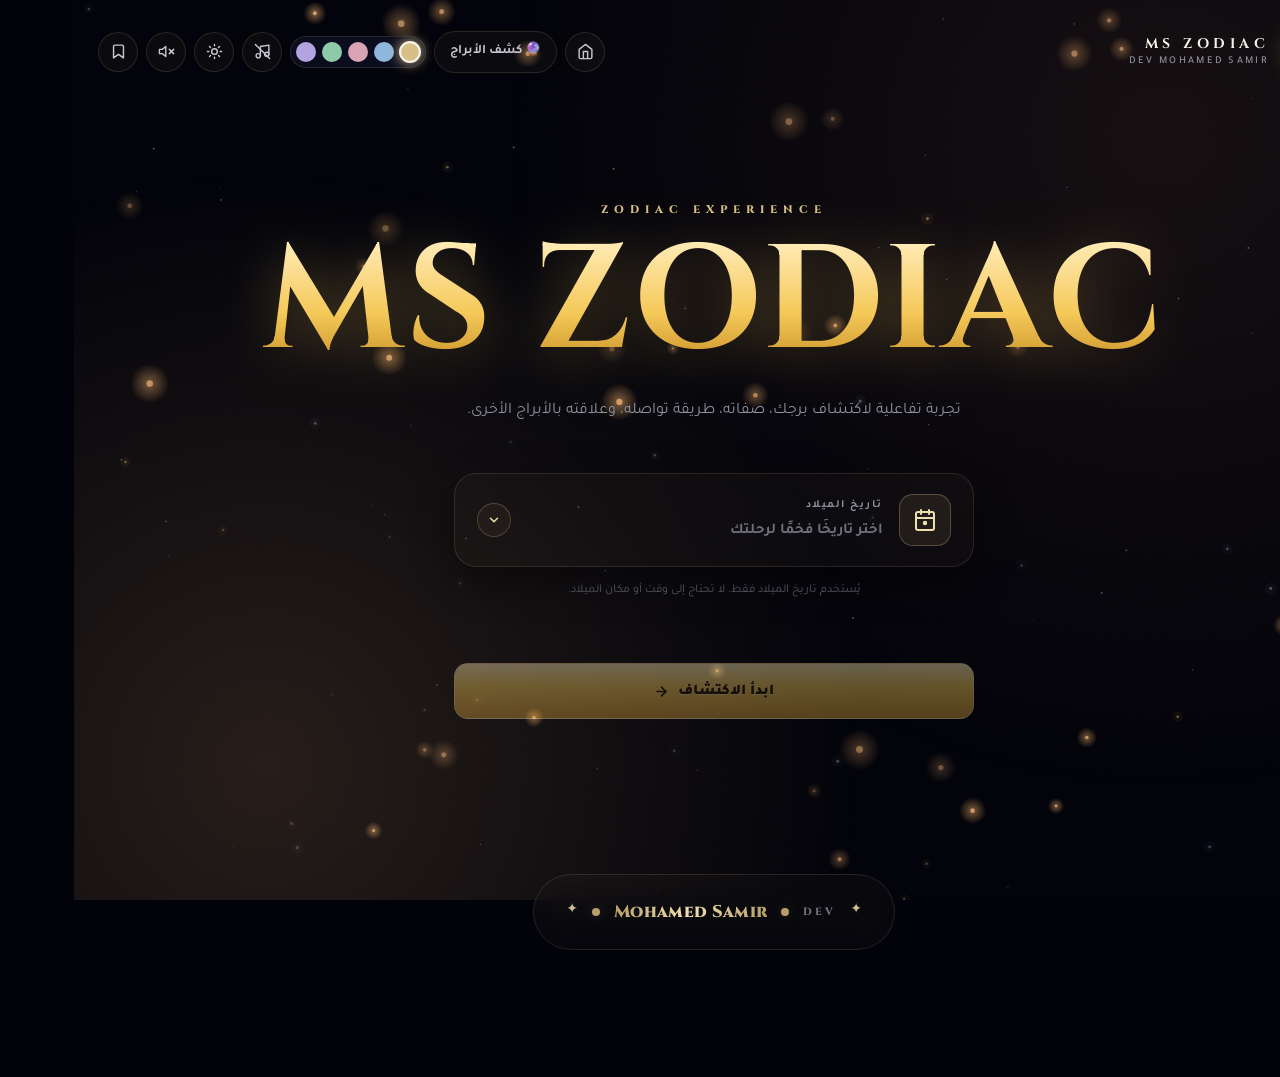
<file: preview.html>
<!DOCTYPE html>
<html lang="ar" dir="rtl" data-theme="dark" data-accent="gold" data-element="النار">
<head>
<meta charset="UTF-8">
<meta name="viewport" content="width=device-width, initial-scale=1.0, viewport-fit=cover">
<meta name="theme-color" content="#07080b">
<title>MS Zodiac</title>
<link rel="icon" href="data:image/svg+xml,<svg xmlns='http://www.w3.org/2000/svg' viewBox='0 0 100 100'><text y='.9em' font-size='90'>♈</text></svg>">
<link rel="preconnect" href="https://fonts.googleapis.com">
<link rel="preconnect" href="https://fonts.gstatic.com" crossorigin>
<link href="https://fonts.googleapis.com/css2?family=Cinzel:wght@400;500;600;700;800;900&family=Tajawal:wght@300;400;500;700;800;900&display=swap" rel="stylesheet">
<style>
:root{--ease:cubic-bezier(.22,.85,.2,1);--radius-md:22px;--radius-lg:36px;--fast:.3s var(--ease);--font:'Tajawal',system-ui,-apple-system,BlinkMacSystemFont,"Segoe UI","Noto Sans Arabic",Tahoma,Arial,sans-serif;--font-en:'Cinzel',Georgia,serif}
:root[data-accent="gold"]{--accent:#d7bf87;--accent-2:#f0dfad;--accent-3:#b89f68;--accent-rgb:215,191,135}
:root[data-accent="blue"]{--accent:#8fb6dd;--accent-2:#c5def3;--accent-3:#6b93ba;--accent-rgb:143,182,221}
:root[data-accent="rose"]{--accent:#d9a3b3;--accent-2:#f3cdd7;--accent-3:#b5798a;--accent-rgb:217,163,179}
:root[data-accent="emerald"]{--accent:#8ecaa9;--accent-2:#c5e7d6;--accent-3:#68a286;--accent-rgb:142,202,169}
:root[data-accent="violet"]{--accent:#b3a3e0;--accent-2:#d6cbf2;--accent-3:#8a79b8;--accent-rgb:179,163,224}
:root[data-theme="dark"]{--bg:#02030a;--panel:rgba(11,13,31,.72);--panel-solid:#0b0d1f;--panel-2:#151820;--panel-3:rgba(12,14,18,.75);--line:rgba(215,191,135,.14);--line-2:rgba(215,191,135,.28);--text:#f5f2e9;--text-2:#c6c8cf;--muted:#8e939f;--muted-2:#6c717b;--muted-3:#5f646e;--danger:#d88c8c;--ok:#9ec6a8;--glow:rgba(var(--accent-rgb),.2);--shadow-lg:0 30px 90px rgba(0,0,0,.55);--shadow-md:0 14px 40px rgba(0,0,0,.45);--star-op:.65;--particle-op:1;--orb-bg:radial-gradient(circle at 38% 32%,#2f3037,#181a1f 52%,#0d0e11 78%);--cal-bg:rgba(11,13,31,.98);--bg-tint:rgba(var(--accent-rgb),.05);--bg-tint-2:rgba(var(--accent-rgb),.09);--glass-bg:rgba(215,191,135,.03);--noise:.04}
:root[data-theme="light"]{--bg:#faf7f0;--panel:rgba(255,255,255,.72);--panel-solid:#ffffff;--panel-2:#fbf8f1;--panel-3:rgba(253,251,247,.72);--line:rgba(140,105,55,.14);--line-2:rgba(140,105,55,.26);--text:#2a2418;--text-2:#463e2e;--muted:#756b58;--muted-2:#948a76;--muted-3:#b0a792;--danger:#a83c3e;--ok:#2d6f4a;--glow:rgba(var(--accent-rgb),.30);--shadow-lg:0 24px 70px rgba(120,90,45,.14);--shadow-md:0 12px 34px rgba(120,90,45,.10);--star-op:.22;--particle-op:.42;--orb-bg:radial-gradient(circle at 38% 32%,#ffffff,#f9f4e8 55%,#ebe4d2 85%);--cal-bg:rgba(255,255,255,.99);--bg-tint:rgba(var(--accent-rgb),.09);--bg-tint-2:rgba(var(--accent-rgb),.16);--glass-bg:rgba(255,255,255,.55);--noise:.02}
:root[data-element="النار"]{--el-accent:#e8a86a;--el-soft:rgba(232,168,106,.16);--el-rgb:232,168,106}
:root[data-element="الأرض"]{--el-accent:#9dbf94;--el-soft:rgba(157,191,148,.16);--el-rgb:157,191,148}
:root[data-element="الهواء"]{--el-accent:#9dc4e0;--el-soft:rgba(157,196,224,.16);--el-rgb:157,196,224}
:root[data-element="الماء"]{--el-accent:#88b6c9;--el-soft:rgba(136,182,201,.16);--el-rgb:136,182,201}
:root[data-theme="light"][data-element="النار"]{--el-accent:#d97f3d;--el-soft:rgba(217,127,61,.15)}
:root[data-theme="light"][data-element="الأرض"]{--el-accent:#5f8a52;--el-soft:rgba(95,138,82,.15)}
:root[data-theme="light"][data-element="الهواء"]{--el-accent:#4d7fa8;--el-soft:rgba(77,127,168,.15)}
:root[data-theme="light"][data-element="الماء"]{--el-accent:#4a7f95;--el-soft:rgba(74,127,149,.15)}
*{box-sizing:border-box}
html{scroll-behavior:smooth;-webkit-text-size-adjust:100%}
body{margin:0;min-height:100vh;color:var(--text);background:var(--bg);font-family:var(--font);overflow-x:hidden;line-height:1.55;-webkit-font-smoothing:antialiased;padding:env(safe-area-inset-top) env(safe-area-inset-right) env(safe-area-inset-bottom) env(safe-area-inset-left)}
body::after{content:"";position:fixed;inset:0;pointer-events:none;z-index:0;opacity:var(--noise);background-image:url("data:image/svg+xml;utf8,<svg xmlns='http://www.w3.org/2000/svg' width='200' height='200'><filter id='n'><feTurbulence type='fractalNoise' baseFrequency='.9' numOctaves='2' stitchTiles='stitch'/></filter><rect width='100%25' height='100%25' filter='url(%23n)' opacity='.9'/></svg>");mix-blend-mode:overlay}
button,input{font:inherit;color:inherit}
button{cursor:pointer;border:0;background:none;padding:0}
button:focus-visible,input:focus-visible{outline:2px solid var(--accent-3);outline-offset:3px;border-radius:6px}
::selection{background:rgba(var(--accent-rgb),.28)}
::-webkit-scrollbar{width:10px;height:10px}
::-webkit-scrollbar-thumb{background:linear-gradient(180deg,var(--accent-3),var(--accent));border-radius:99px;border:2px solid transparent;background-clip:content-box}
#stars,#element-bg{position:fixed;inset:0;pointer-events:none;z-index:0}
#stars{opacity:var(--star-op);transition:opacity .5s}
#element-bg{opacity:var(--particle-op);transition:opacity .6s}
.element-aura{position:fixed;inset:0;pointer-events:none;z-index:0;opacity:0;transition:opacity 1s var(--ease)}
.element-aura.active{opacity:1}
.element-aura[data-el="النار"]{background:radial-gradient(circle at 15% 85%,rgba(232,168,106,.16),transparent 45%),radial-gradient(circle at 85% 15%,rgba(199,125,82,.10),transparent 50%)}
.element-aura[data-el="الأرض"]{background:radial-gradient(circle at 20% 80%,rgba(157,191,148,.14),transparent 45%),radial-gradient(circle at 80% 20%,rgba(107,143,94,.10),transparent 50%)}
.element-aura[data-el="الهواء"]{background:radial-gradient(circle at 15% 20%,rgba(157,196,224,.14),transparent 45%),radial-gradient(circle at 85% 80%,rgba(107,147,186,.10),transparent 50%)}
.element-aura[data-el="الماء"]{background:radial-gradient(circle at 50% 90%,rgba(136,182,201,.14),transparent 50%),radial-gradient(circle at 50% 10%,rgba(90,127,149,.10),transparent 50%)}
.app{position:relative;z-index:1;max-width:1360px;margin:auto;padding:22px 24px 60px}
.topbar{display:flex;align-items:center;justify-content:space-between;gap:16px;padding:6px 0;flex-wrap:wrap}
.brand{display:flex;align-items:center;gap:13px;user-select:none}
.logo{position:relative;width:48px;height:48px;border:1.5px solid var(--accent-3);border-radius:50%;display:grid;place-items:center;overflow:hidden;background:radial-gradient(circle at 32% 28%,rgba(var(--accent-rgb),.25),rgba(0,0,0,.55));box-shadow:inset 0 0 18px var(--glow),0 0 20px var(--glow)}
.logo::after{content:"";position:absolute;inset:-50%;background:linear-gradient(115deg,transparent 40%,rgba(255,255,255,.85) 49%,transparent 58%);transform:translateX(-90%);animation:shine 4s linear infinite}
.logo span{position:relative;z-index:2;font-weight:800;letter-spacing:-.16em;font-size:14px;color:var(--accent-3);font-family:var(--font-en)}
:root[data-theme="dark"] .logo span{color:var(--accent-2)}
@keyframes shine{to{transform:translateX(90%)}}
.brand-copy{display:flex;flex-direction:column;line-height:1.1}
.brand-name{font-family:var(--font-en);font-weight:700;letter-spacing:.32em;font-size:14px;color:var(--text)}
.brand-maker{font-size:10.5px;color:var(--muted);margin-top:5px;letter-spacing:.22em;font-weight:500;text-transform:uppercase}
.top-actions{display:flex;align-items:center;gap:8px;flex-wrap:wrap}
.icon-btn{width:40px;height:40px;border-radius:50%;display:inline-grid;place-items:center;border:1px solid var(--line);background:rgba(var(--accent-rgb),.04);color:var(--text-2);transition:var(--fast);position:relative}
.icon-btn:hover{border-color:var(--line-2);transform:translateY(-1px);background:var(--bg-tint);color:var(--text);box-shadow:0 0 16px var(--glow)}
.icon-btn[hidden]{display:none}
.icon-btn.active{color:var(--accent-3);border-color:var(--accent-3);background:var(--bg-tint-2)}
:root[data-theme="dark"] .icon-btn.active{color:var(--accent-2);border-color:var(--accent)}
.icon-btn.music-playing{animation:musicBtnPulse 2s ease-in-out infinite}
 .music-control-wrap{position:relative;display:inline-flex;align-items:center}
.music-control-menu{position:absolute;top:calc(100% + 10px);right:0;width:285px;padding:14px;border:1px solid var(--line-2);border-radius:16px;background:var(--panel-solid);box-shadow:0 18px 45px rgba(0,0,0,.45),0 0 24px var(--glow);backdrop-filter:blur(16px);-webkit-backdrop-filter:blur(16px);opacity:0;pointer-events:none;transform:translateY(-6px) scale(.98);transition:opacity .22s var(--ease),transform .22s var(--ease);z-index:5000}
.music-control-menu.open{opacity:1;pointer-events:auto;transform:translateY(0) scale(1)}
.music-control-head{display:flex;align-items:center;justify-content:space-between;gap:8px;margin-bottom:10px}
.music-control-title{font-size:12px;font-weight:800;color:var(--text)}
.music-control-status{font-size:10px;color:var(--muted)}
.music-control-row{display:flex;align-items:center;gap:8px}
.music-mini-btn{width:34px;height:34px;border-radius:10px;border:1px solid var(--line);background:var(--bg-tint);display:grid;place-items:center;color:var(--text-2);transition:var(--fast);flex-shrink:0}
.music-mini-btn:hover{border-color:var(--accent-3);color:var(--accent-2);transform:translateY(-1px)}
.music-volume{width:100%;accent-color:var(--accent)}
.music-control-range{width:100%;height:4px;cursor:pointer}
.music-control-label{display:flex;justify-content:space-between;align-items:center;margin-top:8px;color:var(--muted);font-size:10px}
.music-current-track{margin-top:10px;padding-top:10px;border-top:1px solid var(--line);display:flex;align-items:center;justify-content:space-between;gap:10px}
.music-track-label{font-size:10px;color:var(--muted);font-weight:700}
.music-track-name{font-size:11px;color:var(--text-2);font-weight:800;white-space:nowrap;overflow:hidden;text-overflow:ellipsis;max-width:165px}
.music-track-heading{margin-top:12px;margin-bottom:7px;color:var(--text-2);font-size:10.5px;font-weight:850}
.music-track-list{display:flex;flex-direction:column;gap:6px}
.music-track-option{width:100%;display:flex;align-items:center;gap:9px;text-align:right;border:1px solid transparent;background:var(--bg-tint);color:var(--text);border-radius:11px;padding:9px 10px;cursor:pointer;transition:var(--fast)}
.music-track-option:hover{border-color:var(--line-2);background:var(--panel-2)}
.music-track-option.active{border-color:rgba(var(--accent-rgb),.45);background:rgba(var(--accent-rgb),.08)}
.music-track-radio{width:14px;height:14px;border-radius:50%;border:2px solid var(--muted-2);display:grid;place-items:center;flex-shrink:0}
.music-track-option.active .music-track-radio{border-color:var(--accent-2)}
.music-track-option.active .music-track-radio::after{content:"";width:6px;height:6px;border-radius:50%;background:var(--accent)}
.music-track-option-copy{min-width:0;flex:1;display:flex;flex-direction:column;gap:2px}
.music-track-option-copy strong{font-size:11px;font-weight:850;white-space:nowrap;overflow:hidden;text-overflow:ellipsis}
.music-track-option-copy small{font-size:9px;color:var(--muted);white-space:nowrap;overflow:hidden;text-overflow:ellipsis}
.music-track-playing{font-size:14px;color:var(--accent);opacity:0}
.music-track-option.active .music-track-playing{opacity:1}
.music-track-notice{margin-top:9px;padding:7px 9px;border-radius:9px;background:var(--bg-tint-2);border:1px solid var(--line);color:var(--muted);font-size:9.5px;line-height:1.6}
@media (max-width:720px){.music-control-menu{right:-6px;width:250px}}
@keyframes musicBtnPulse{0%,100%{box-shadow:0 0 0 0 var(--glow)}50%{box-shadow:0 0 0 8px rgba(var(--accent-rgb),0)}}
.ghost-btn{border:1px solid var(--line);padding:10px 15px;border-radius:999px;color:var(--text-2);background:rgba(var(--accent-rgb),.04);transition:var(--fast);display:inline-flex;align-items:center;gap:8px;font-size:13px;font-weight:600}
.ghost-btn:hover{border-color:var(--line-2);transform:translateY(-1px);background:var(--bg-tint);color:var(--accent-2)}
.ghost-btn[hidden]{display:none}
.accent-picker{display:flex;gap:6px;padding:5px;border:1px solid var(--line);border-radius:999px;background:var(--panel-solid);align-items:center}
.accent-swatch{width:20px;height:20px;border-radius:50%;border:2px solid transparent;transition:var(--fast)}
.accent-swatch:hover{transform:scale(1.15)}
.accent-swatch.active{border-color:var(--text);transform:scale(1.1);box-shadow:0 0 12px currentColor}
.accent-swatch[data-accent-value="gold"]{background:#d7bf87;color:#d7bf87}
.accent-swatch[data-accent-value="blue"]{background:#8fb6dd;color:#8fb6dd}
.accent-swatch[data-accent-value="rose"]{background:#d9a3b3;color:#d9a3b3}
.accent-swatch[data-accent-value="emerald"]{background:#8ecaa9;color:#8ecaa9}
.accent-swatch[data-accent-value="violet"]{background:#b3a3e0;color:#b3a3e0}
.view{display:none}
.view.active{display:block;animation:viewIn .5s var(--ease) both}
@keyframes viewIn{from{opacity:0;transform:translateY(10px)}to{opacity:1;transform:none}}
.hero{min-height:calc(100vh - 160px);display:grid;place-items:center;padding:56px 0 40px}
.hero-inner{width:min(940px,100%);text-align:center}
.eyebrow{color:var(--accent-3);font-size:11px;letter-spacing:.55em;text-transform:uppercase;margin-bottom:22px;opacity:0;animation:fadeUp .7s var(--ease) .1s both;font-weight:800;font-family:var(--font-en)}
:root[data-theme="dark"] .eyebrow{color:var(--accent)}
.hero h1{font-size:clamp(54px,11.5vw,168px);line-height:.86;letter-spacing:.02em;margin:0;font-weight:700;opacity:0;animation:fadeUp .9s var(--ease) .2s both;font-family:var(--font-en)}
.hero h1 span{background:linear-gradient(180deg,#fff8d8 0%,#ffe9b0 22%,#f5c95a 55%,#c99127 82%,#8a5f1c 100%);-webkit-background-clip:text;background-clip:text;color:transparent;filter:drop-shadow(0 6px 28px rgba(245,201,90,.35))}
.hero-sub{max-width:640px;margin:30px auto 0;color:var(--muted);font-size:16px;line-height:1.9;opacity:0;animation:fadeUp .9s var(--ease) .35s both}
@keyframes fadeUp{from{opacity:0;transform:translateY(16px)}to{opacity:1;transform:none}}
.birth-zone{margin:46px auto 0;display:flex;flex-direction:column;align-items:center;gap:14px;opacity:0;animation:fadeUp .9s var(--ease) .5s both;width:min(520px,100%)}
.dp-wrap{position:relative;width:100%;z-index:auto}
.dp-field{width:100%;padding:20px 22px;border-radius:var(--radius-md);border:1px solid var(--line);background:var(--glass-bg);backdrop-filter:blur(16px);-webkit-backdrop-filter:blur(16px);box-shadow:var(--shadow-md);transition:var(--fast);cursor:pointer;display:flex;align-items:center;gap:16px;user-select:none}
.dp-field:hover{border-color:var(--line-2);transform:translateY(-2px);box-shadow:var(--shadow-lg),0 0 22px var(--glow)}
.dp-field.filled{border-color:rgba(var(--accent-rgb),.5)}
.dp-field.open{border-color:var(--accent-3);box-shadow:0 20px 60px var(--glow)}
.dp-icon{width:52px;height:52px;flex-shrink:0;border-radius:14px;background:var(--bg-tint-2);border:1px solid rgba(var(--accent-rgb),.3);display:grid;place-items:center;color:var(--accent-3)}
:root[data-theme="dark"] .dp-icon{color:var(--accent-2)}
.dp-icon svg{width:24px;height:24px}
.dp-copy{flex:1;min-width:0;text-align:right}
.dp-label{font-size:11px;color:var(--muted);letter-spacing:.14em;text-transform:uppercase;margin-bottom:5px;font-weight:700}
.dp-value{font-size:17px;font-weight:800;color:var(--text);white-space:nowrap;overflow:hidden;text-overflow:ellipsis}
.dp-value.placeholder{color:var(--muted-2);font-weight:600;font-size:15px}
.dp-chevron{width:34px;height:34px;border-radius:50%;flex-shrink:0;display:grid;place-items:center;color:var(--accent-3);background:var(--bg-tint);border:1px solid rgba(var(--accent-rgb),.25);transition:transform .3s var(--ease)}
:root[data-theme="dark"] .dp-chevron{color:var(--accent-2)}
.dp-field.open .dp-chevron{transform:rotate(180deg)}
.dp-panel{position:absolute;top:calc(100% + 12px);right:0;left:0;background:var(--cal-bg);border:1px solid var(--line-2);border-radius:var(--radius-md);box-shadow:0 40px 100px rgba(0,0,0,.55),0 0 40px var(--glow);padding:22px;opacity:0;pointer-events:none;transform:translateY(-8px) scale(.98);transition:opacity .3s var(--ease),transform .3s var(--ease);backdrop-filter:blur(14px);z-index:2000;max-height:70vh;overflow-y:auto}
.dp-panel.open{opacity:1;pointer-events:auto;transform:translateY(0) scale(1)}
.dp-header{display:flex;align-items:center;justify-content:space-between;gap:12px;padding-bottom:14px;border-bottom:1px solid var(--line);margin-bottom:14px}
.dp-nav{width:38px;height:38px;border-radius:50%;border:1px solid var(--line);background:var(--panel-solid);color:var(--text-2);display:grid;place-items:center;transition:var(--fast)}
.dp-nav:hover:not(:disabled){border-color:var(--accent-3);color:var(--accent-3);background:var(--bg-tint);transform:scale(1.06)}
.dp-nav:disabled{opacity:.3;cursor:not-allowed}
.dp-title{flex:1;text-align:center;cursor:pointer}
.dp-month{font-size:17px;font-weight:850;color:var(--text)}
.dp-year{font-size:11px;color:var(--muted);letter-spacing:.18em;margin-top:3px;font-variant-numeric:tabular-nums;font-family:var(--font-en)}
.dp-weekdays{display:grid;grid-template-columns:repeat(7,1fr);gap:4px;margin-bottom:6px}
.dp-weekday{text-align:center;font-size:11px;color:var(--muted);font-weight:700;padding:8px 0}
.dp-days{display:grid;grid-template-columns:repeat(7,1fr);gap:4px;max-height:280px;overflow-y:auto;padding:2px 0}
.dp-day{aspect-ratio:1;border-radius:10px;border:1px solid transparent;background:transparent;color:var(--text-2);font-size:14px;font-weight:600;display:grid;place-items:center;transition:var(--fast);position:relative;font-variant-numeric:tabular-nums}
.dp-day:hover:not(.empty):not(.disabled){background:var(--bg-tint-2);border-color:rgba(var(--accent-rgb),.4);color:var(--accent-3)}
.dp-day.empty{pointer-events:none;color:transparent}
.dp-day.disabled{opacity:.25;cursor:not-allowed;color:var(--muted-3)}
.dp-day.today{color:var(--accent-3);font-weight:850}
.dp-day.today::after{content:"";position:absolute;bottom:6px;left:50%;transform:translateX(-50%);width:4px;height:4px;border-radius:50%;background:var(--accent-3);box-shadow:0 0 8px var(--accent-3)}
.dp-day.selected{background:linear-gradient(180deg,var(--accent),var(--accent-3));color:#fff;font-weight:850;border-color:var(--accent-3);box-shadow:0 8px 20px var(--glow);transform:scale(1.05)}
:root[data-theme="dark"] .dp-day.selected{background:linear-gradient(180deg,var(--accent-2),var(--accent));color:#1a160a}
.dp-mini-grid{display:grid;grid-template-columns:repeat(3,1fr);gap:6px;max-height:280px;overflow-y:auto;padding:4px 0}
.dp-mini-item{padding:14px 8px;border-radius:10px;border:1px solid var(--line);background:var(--panel-solid);color:var(--text-2);font-size:13px;font-weight:700;transition:var(--fast);text-align:center}
.dp-mini-item:hover{border-color:var(--accent-3);color:var(--accent-3);background:var(--bg-tint)}
.dp-mini-item.active{background:linear-gradient(180deg,var(--accent),var(--accent-3));color:#fff;border-color:var(--accent-3)}
:root[data-theme="dark"] .dp-mini-item.active{background:linear-gradient(180deg,var(--accent-2),var(--accent));color:#1a160a}
.dp-footer{display:flex;gap:8px;padding-top:14px;border-top:1px solid var(--line);margin-top:14px;flex-wrap:wrap;align-items:center}
.dp-quick{padding:10px 14px;border-radius:10px;border:1px solid var(--line);background:var(--panel-solid);color:var(--text-2);font-size:12px;font-weight:700;transition:var(--fast);display:inline-flex;align-items:center;gap:6px}
.dp-quick:hover{border-color:var(--accent-3);color:var(--accent-3);background:var(--bg-tint)}
.dp-confirm{margin-right:auto;padding:10px 22px;border-radius:10px;background:linear-gradient(180deg,var(--accent),var(--accent-3));color:#fff;font-weight:850;font-size:13px;border:1px solid var(--accent-3);transition:var(--fast)}
:root[data-theme="dark"] .dp-confirm{background:linear-gradient(180deg,var(--accent-2),var(--accent));color:#1a160a}
.dp-confirm:hover:not(:disabled){transform:translateY(-1px);box-shadow:0 10px 24px var(--glow)}
.dp-confirm:disabled{opacity:.4;cursor:not-allowed;transform:none}
.helper{color:var(--muted-3);font-size:12px;text-align:center}
.error{min-height:20px;color:var(--danger);font-size:12.5px;font-weight:600;text-align:center}
.error:empty{opacity:0}
.start-btn-wrap{margin-top:16px;width:100%}
.start-btn{width:100%;min-height:56px;padding:0 26px;border-radius:14px;border:1.5px solid rgba(255,240,190,.6);background:linear-gradient(180deg,#ffeeb6 0%,#f5c95a 42%,#cf9a36 100%);color:#241603;font-weight:850;font-size:15px;transition:var(--fast);box-shadow:0 12px 30px var(--glow),inset 0 1px 0 rgba(255,255,255,.5);display:inline-flex;align-items:center;justify-content:center;gap:9px;position:relative;overflow:hidden;text-shadow:0 1px 0 rgba(255,255,255,.35)}
.start-btn::before{content:"";position:absolute;inset:0;background:linear-gradient(90deg,transparent 0%,rgba(255,255,255,.6) 50%,transparent 100%);transform:translateX(-130%);transition:transform .9s ease}
.start-btn:hover:not(:disabled)::before{transform:translateX(130%)}
.start-btn:hover:not(:disabled){transform:translateY(-2px);box-shadow:0 20px 44px var(--glow),inset 0 1px 0 rgba(255,255,255,.6)}
.start-btn:disabled{opacity:.4;cursor:not-allowed;transform:none;box-shadow:none}
.discover{padding:44px 0 24px}
.discover-shell{position:relative;overflow:hidden;border:1px solid var(--line);border-radius:var(--radius-lg);background:var(--panel);backdrop-filter:blur(16px);-webkit-backdrop-filter:blur(16px);box-shadow:var(--shadow-lg)}
.discover-shell::before{content:"";position:absolute;inset:0;background:radial-gradient(circle at 50% 40%,var(--el-soft,var(--glow)),transparent 55%);opacity:0;transition:opacity 1s;pointer-events:none}
.discover-shell.revealed::before{opacity:1}
.discover-top{display:flex;justify-content:space-between;align-items:flex-start;gap:20px;padding:24px 28px;border-bottom:1px solid var(--line);position:relative;z-index:2}
.kicker{font-size:11px;color:var(--muted);letter-spacing:.2em;text-transform:uppercase;font-weight:700;font-family:var(--font-en)}
.discover-date{font-size:13.5px;color:var(--text-2);margin-top:7px;font-weight:600}
.progress-wrap{text-align:left}
.progress{width:160px;height:4px;background:var(--line);border-radius:999px;overflow:hidden;margin-top:10px;position:relative}
.progress span{display:block;width:0;height:100%;background:linear-gradient(90deg,var(--accent-3),var(--accent-2));transition:width .9s var(--ease);border-radius:inherit;box-shadow:0 0 10px var(--accent-2);position:relative;overflow:hidden}
.progress-label{font-size:10.5px;color:var(--muted-2);margin-top:6px;letter-spacing:.05em;font-variant-numeric:tabular-nums;font-family:var(--font-en)}
.reveal-stage{--radius:clamp(120px,20vw,255px);min-height:600px;display:grid;place-items:center;position:relative;padding:56px 22px 68px;isolation:isolate}
.ring{position:absolute;width:min(540px,72vw);aspect-ratio:1;border-radius:50%;border:1px solid var(--line);pointer-events:none}
.ring::before,.ring::after{content:"";position:absolute;inset:8%;border-radius:50%;border:1px solid rgba(var(--el-rgb),.13)}
.ring::after{inset:28%;border-color:rgba(var(--el-rgb),.09)}
.ring-a{animation:slowspin 20s linear infinite}
.ring-b{width:min(400px,58vw);animation:slowspin 15s linear infinite reverse;opacity:.7}
@keyframes slowspin{to{transform:rotate(360deg)}}
.orbit-signs{position:absolute;inset:0;z-index:4;pointer-events:none}
.orbit-sign-btn{position:absolute;left:50%;top:50%;width:50px;height:50px;border-radius:50%;border:1px solid var(--line-2);background:var(--panel-solid);color:var(--accent-3);display:grid;place-items:center;font-size:20px;pointer-events:auto;transition:transform .5s var(--ease),border-color .3s,background .3s,box-shadow .3s,opacity .5s;box-shadow:var(--shadow-md);opacity:0;transform:translate(-50%,-50%) translate(calc(cos(var(--angle)) * var(--radius)),calc(sin(var(--angle)) * var(--radius)));font-family:var(--font-en);cursor:pointer}
@supports not (width: calc(cos(45deg) * 1px)){.orbit-sign-btn{transform:translate(-50%,-50%) translate(calc(var(--tx) * var(--radius)),calc(var(--ty) * var(--radius)))}}
.reveal-stage.play .orbit-sign-btn{opacity:1}
.orbit-sign-btn:hover{border-color:var(--accent-3);background:var(--panel-2);box-shadow:0 12px 28px var(--glow),0 0 20px var(--glow);z-index:6;transform:translate(-50%,-50%) translate(calc(cos(var(--angle)) * var(--radius)),calc(sin(var(--angle)) * var(--radius))) scale(1.12)}
.orb{width:220px;aspect-ratio:1;border-radius:50%;position:relative;z-index:3;display:grid;place-items:center;background:radial-gradient(circle at 32% 26%,#fff8d4 0%,#ffe08a 8%,#f5c95a 22%,#d4941f 46%,#7a4c0e 72%,#2a1704 92%,#150a02 100%);border:1px solid var(--el-accent,var(--accent));box-shadow:inset -22px -28px 60px rgba(0,0,0,.78),inset 14px 18px 50px rgba(255,225,150,.42),inset 0 0 20px rgba(255,240,200,.35),0 0 45px rgba(255,205,90,.6),0 0 100px rgba(255,165,50,.42),0 0 180px rgba(255,125,20,.24);animation:orbBreath 5s ease-in-out infinite}
:root[data-theme="light"] .orb{background:var(--orb-bg);box-shadow:inset 0 0 60px var(--glow),0 40px 90px rgba(0,0,0,.1),0 0 60px var(--glow)}
@keyframes orbBreath{0%,100%{filter:brightness(1)}50%{filter:brightness(1.14)}}
.orb::before{content:"";position:absolute;inset:-30%;border-radius:50%;background:radial-gradient(circle,var(--el-soft,var(--glow)),transparent 60%);opacity:.7;z-index:-1;animation:pulseGlow 5s ease-in-out infinite}
.orb::after{content:"";position:absolute;inset:12%;border-radius:50%;border:1px solid rgba(255,235,180,.22);box-shadow:inset 0 0 30px rgba(255,220,140,.25);pointer-events:none}
@keyframes pulseGlow{0%,100%{transform:scale(1);opacity:.5}50%{transform:scale(1.08);opacity:.85}}
.orb-symbol{font-size:80px;line-height:1;transform:translateY(-8px);color:#fffbe8;text-shadow:0 0 16px rgba(255,240,190,1),0 0 34px rgba(255,205,90,.9),0 0 70px rgba(255,155,25,.65),0 0 120px rgba(255,120,20,.4);font-family:var(--font-en);font-weight:400;animation:symbolFloat 7s ease-in-out infinite}
:root[data-theme="light"] .orb-symbol{color:var(--el-accent,var(--accent));text-shadow:0 0 34px var(--el-soft,var(--glow))}
@keyframes symbolFloat{0%,100%{transform:translateY(-8px)}50%{transform:translateY(-13px)}}
.orb-meta{position:absolute;bottom:26px;text-align:center;width:100%}
.orb-name{font-size:22px;font-weight:850;color:#fffbe8;text-shadow:0 0 18px rgba(255,205,90,.85),0 2px 4px rgba(0,0,0,.6)}
:root[data-theme="light"] .orb-name{color:var(--text);text-shadow:none}
.orb-range{font-size:10.5px;color:rgba(255,235,190,.9);margin-top:4px;text-shadow:0 1px 3px rgba(0,0,0,.6)}
:root[data-theme="light"] .orb-range{color:var(--muted);text-shadow:none}
.reveal-copy{position:absolute;bottom:24px;text-align:center;color:var(--muted-2);font-size:12px;display:flex;align-items:center;gap:8px}
.reveal-copy::before,.reveal-copy::after{content:"";width:26px;height:1px;background:linear-gradient(90deg,transparent,var(--line-2))}
.reveal-copy::after{background:linear-gradient(90deg,var(--line-2),transparent)}
.reveal-stage.play .orb{animation:orbIn 1s var(--ease) both,orbBreath 5s ease-in-out 1s infinite}
@keyframes orbIn{0%{transform:scale(.5) rotate(-20deg);opacity:0;filter:blur(12px)}60%{filter:blur(0)}100%{transform:scale(1) rotate(0);opacity:1}}
.confetti{position:fixed;inset:0;pointer-events:none;z-index:150}
.wheel-section{margin-top:18px;border:1px solid var(--line);border-radius:var(--radius-lg);background:var(--panel);backdrop-filter:blur(20px);-webkit-backdrop-filter:blur(20px);padding:36px 32px;position:relative;overflow:hidden}
.wheel-section::before{content:"";position:absolute;inset:0;background:radial-gradient(circle at 50% 50%,var(--el-soft,var(--glow)),transparent 60%);opacity:.5;pointer-events:none}
.wheel-header{display:flex;justify-content:space-between;align-items:flex-end;gap:16px;flex-wrap:wrap;margin-bottom:24px;position:relative;z-index:2}
.wheel-layout{display:grid;grid-template-columns:minmax(0,1fr) minmax(0,1fr);gap:36px;align-items:center;position:relative;z-index:2}
.wheel-svg-wrap{position:relative;width:100%;max-width:560px;margin:auto}
.zodiac-wheel{width:100%;height:auto;overflow:visible;display:block;filter:drop-shadow(0 20px 60px rgba(0,0,0,.4))}
:root[data-theme="light"] .zodiac-wheel{filter:drop-shadow(0 20px 60px rgba(120,90,45,.15))}
.zodiac-wheel .ring-bg{fill:none;stroke:var(--line);stroke-width:1}
.zodiac-wheel .ring-thin{fill:none;stroke:var(--line-2);stroke-width:.6}
.zodiac-wheel .ring-accent{fill:none;stroke:rgba(var(--accent-rgb),.35);stroke-width:1.5;stroke-dasharray:2 4}
.zodiac-wheel .el-arc{stroke-width:4;fill:none;stroke-linecap:round;opacity:.9}
.zodiac-wheel .el-arc.fire{stroke:#e8a86a}
.zodiac-wheel .el-arc.earth{stroke:#9dbf94}
.zodiac-wheel .el-arc.air{stroke:#9dc4e0}
.zodiac-wheel .el-arc.water{stroke:#88b6c9}
.zodiac-wheel .sign-node{cursor:pointer;transition:transform .3s var(--ease)}
.zodiac-wheel .sign-node:hover{transform:scale(1.15);transform-box:fill-box;transform-origin:center}
.zodiac-wheel .sign-circle{fill:var(--panel-solid);stroke:var(--line-2);stroke-width:1.5;transition:all .3s var(--ease)}
.zodiac-wheel .sign-node.active .sign-circle{fill:var(--bg-tint-2);stroke:var(--accent-3);stroke-width:2.5;filter:drop-shadow(0 0 8px var(--glow))}
.zodiac-wheel .sign-symbol{font-size:20px;text-anchor:middle;dominant-baseline:central;fill:var(--text);font-weight:600;pointer-events:none;font-family:var(--font-en)}
.zodiac-wheel .sign-name-small{font-size:9px;text-anchor:middle;fill:var(--muted);font-weight:700;pointer-events:none}
.zodiac-wheel .aspect-line{stroke-width:1.5;fill:none;stroke-linecap:round;transition:all .5s var(--ease);pointer-events:none}
.zodiac-wheel .aspect-line.strong{stroke:#f0dfad;stroke-width:2.5;opacity:.85;filter:drop-shadow(0 0 4px rgba(240,223,173,.6))}
.zodiac-wheel .aspect-line.medium{stroke:#9ec6a8;stroke-width:1.8;opacity:.7}
.zodiac-wheel .aspect-line.weak{stroke:#6c717b;stroke-width:1;opacity:.4;stroke-dasharray:3 3}
.zodiac-wheel .aspect-line.tension{stroke:#d88c8c;stroke-width:1.2;opacity:.5;stroke-dasharray:4 4}
.zodiac-wheel .center-symbol{font-size:64px;text-anchor:middle;dominant-baseline:central;fill:var(--el-accent,var(--accent));font-weight:600;font-family:var(--font-en);filter:drop-shadow(0 0 20px var(--el-soft,var(--glow)))}
.zodiac-wheel .center-name{font-size:16px;text-anchor:middle;fill:var(--text);font-weight:850}
.zodiac-wheel .center-range{font-size:10px;text-anchor:middle;fill:var(--muted)}
.wheel-info{padding:22px;border:1px solid var(--line);border-radius:18px;background:var(--panel-3);backdrop-filter:blur(12px);position:relative;overflow:hidden}
.wheel-info .wi-symbol{font-size:52px;color:var(--el-accent,var(--accent));line-height:1;margin-bottom:10px;font-family:var(--font-en);filter:drop-shadow(0 0 20px var(--el-soft,var(--glow)))}
.wheel-info h3{margin:0 0 6px;font-size:22px;font-weight:850;letter-spacing:-.02em}
.wheel-info .wi-range{font-size:12px;color:var(--muted);margin-bottom:14px}
.wheel-info p{margin:0;font-size:13.5px;color:var(--muted);line-height:1.9}
.wheel-info .wi-tags{display:flex;gap:6px;flex-wrap:wrap;margin-top:14px}
.wheel-info .wi-tag{font-size:10.5px;padding:4px 10px;border:1px solid var(--line);border-radius:999px;background:rgba(var(--accent-rgb),.04);color:var(--text-2);font-weight:700}
.wheel-aspects{display:grid;grid-template-columns:repeat(2,1fr);gap:6px;margin-top:12px}
.wheel-aspect-row{display:flex;justify-content:space-between;gap:8px;font-size:12px;padding:8px 12px;border:1px solid var(--line);border-radius:10px;background:rgba(var(--accent-rgb),.04);font-weight:700}
.wheel-aspect-row .as-name{color:var(--text-2)}
.wheel-aspect-row .as-score{font-weight:850;font-variant-numeric:tabular-nums;font-family:var(--font-en)}
.profile{padding:10px 0 0}
.profile-head{display:grid;grid-template-columns:1.05fr .95fr;gap:18px;align-items:stretch}
.identity,.snapshot,.radar-card,.mbti-card,.energy-card,.music-card{border:1px solid var(--line);border-radius:var(--radius-lg);background:var(--panel);backdrop-filter:blur(16px);-webkit-backdrop-filter:blur(16px);padding:30px}
.identity{min-height:300px;display:flex;flex-direction:column;justify-content:space-between;position:relative;overflow:hidden}
.identity::before{content:"";position:absolute;top:-40%;right:-20%;width:60%;aspect-ratio:1;border-radius:50%;background:radial-gradient(circle,var(--el-soft,var(--glow)),transparent 70%);pointer-events:none;opacity:.8}
.identity-top{display:flex;align-items:flex-start;justify-content:space-between;gap:16px;position:relative;z-index:1}
.sign-symbol{font-size:82px;line-height:.85;font-weight:400;color:var(--el-accent,var(--accent));text-shadow:0 0 40px var(--el-soft,var(--glow));font-family:var(--font-en);filter:drop-shadow(0 0 24px var(--el-soft,var(--glow)))}
.sign-index{font-size:11px;letter-spacing:.24em;color:var(--muted);font-variant-numeric:tabular-nums;font-family:var(--font-en)}
.identity h2{font-size:clamp(46px,7.2vw,92px);line-height:.88;letter-spacing:-.06em;margin:10px 0 0;font-weight:850}
.identity-range{color:var(--muted);margin-top:14px;font-size:14px}
.tags{display:flex;flex-wrap:wrap;gap:8px;margin-top:22px}
.tag{font-size:11px;color:var(--text-2);border:1px solid var(--line);padding:8px 11px;border-radius:999px;background:rgba(var(--accent-rgb),.04);display:inline-flex;align-items:center;gap:6px;font-weight:600}
.snapshot{display:grid;grid-template-columns:1fr 1fr;gap:1px;background:var(--line);padding:1px;overflow:hidden;backdrop-filter:blur(16px)}
.stat{background:var(--panel-solid);padding:24px;min-height:118px;display:flex;flex-direction:column;justify-content:center;transition:background var(--fast)}
.stat:hover{background:var(--panel-2)}
.stat-label{font-size:11px;color:var(--muted);margin-bottom:9px;letter-spacing:.06em;font-weight:700}
.stat-value{font-size:19px;font-weight:800;letter-spacing:-.02em}
.stat-value .stat-ico{display:inline-block;animation:iconPulse 3s ease-in-out infinite;margin-left:6px}
@keyframes iconPulse{0%,100%{transform:scale(1)}50%{transform:scale(1.15)}}
.music-card{margin-top:18px;display:grid;grid-template-columns:auto 1fr auto;gap:22px;align-items:center;background:linear-gradient(135deg,var(--bg-tint-2),var(--panel));position:relative;overflow:hidden}
.music-card::before{content:"";position:absolute;top:-50%;left:-20%;width:70%;aspect-ratio:1;border-radius:50%;background:radial-gradient(circle,var(--el-soft,var(--glow)),transparent 70%);opacity:.7;pointer-events:none}
.music-icon{width:64px;height:64px;border-radius:50%;background:linear-gradient(135deg,var(--el-accent,var(--accent)),var(--accent-3));display:grid;place-items:center;color:#fff;font-size:28px;box-shadow:0 8px 24px var(--glow);position:relative;z-index:1}
:root[data-theme="dark"] .music-icon{color:#1a160a}
.music-icon.playing{animation:musicPulse 1.5s ease-in-out infinite}
@keyframes musicPulse{0%,100%{transform:scale(1)}50%{transform:scale(1.06)}}
.music-info{position:relative;z-index:1}
.music-info h4{margin:0 0 6px;font-size:17px;font-weight:850}
.music-info p{margin:0;color:var(--muted);font-size:12.5px;line-height:1.7}
.music-meta{display:flex;gap:8px;margin-top:10px;flex-wrap:wrap}
.music-tag{font-size:10.5px;padding:4px 10px;border:1px solid var(--line);border-radius:999px;background:var(--panel-solid);color:var(--text-2);font-weight:700}
.music-controls{display:flex;gap:8px;position:relative;z-index:1;align-items:center}
.music-btn{width:52px;height:52px;border-radius:50%;background:var(--el-accent,var(--accent));color:#fff;border:1px solid var(--accent-3);display:grid;place-items:center;transition:var(--fast);box-shadow:0 6px 18px var(--glow)}
:root[data-theme="dark"] .music-btn{color:#1a160a}
.music-btn:hover{transform:translateY(-2px) scale(1.05)}
.music-eq{display:flex;gap:3px;align-items:flex-end;height:20px}
.music-eq span{width:3px;background:var(--el-accent,var(--accent));border-radius:2px;animation:eqBar 1s ease-in-out infinite}
.music-eq span:nth-child(1){animation-delay:0s;height:40%}
.music-eq span:nth-child(2){animation-delay:.15s;height:70%}
.music-eq span:nth-child(3){animation-delay:.3s;height:50%}
.music-eq span:nth-child(4){animation-delay:.45s;height:90%}
.music-eq span:nth-child(5){animation-delay:.6s;height:60%}
@keyframes eqBar{0%,100%{transform:scaleY(1)}50%{transform:scaleY(.4)}}
.mbti-card{margin-top:18px;display:grid;grid-template-columns:1fr 1fr;gap:22px}
.mbti-col h3{margin:0 0 14px;font-size:18px;font-weight:850}
.mbti-types{display:flex;gap:10px;flex-wrap:wrap;margin-bottom:18px}
.mbti-badge{padding:10px 16px;border:1px solid var(--accent-3);border-radius:12px;background:var(--bg-tint-2);color:var(--accent-3);font-weight:850;font-size:15px;letter-spacing:.04em;font-family:var(--font-en)}
:root[data-theme="dark"] .mbti-badge{border-color:var(--accent);color:var(--accent-2)}
.big5-row{display:flex;flex-direction:column;gap:10px}
.big5-item{display:flex;justify-content:space-between;align-items:center;gap:12px}
.big5-item .name{font-size:12.5px;color:var(--text-2);font-weight:600;min-width:100px}
.big5-bar{flex:1;height:8px;background:var(--line);border-radius:99px;overflow:hidden;position:relative}
.big5-bar span{display:block;width:0;height:100%;background:linear-gradient(90deg,var(--el-accent,var(--accent)),var(--accent-2));border-radius:inherit;transition:width 1.2s var(--ease);box-shadow:0 0 10px var(--glow);position:relative;overflow:hidden}
.big5-item .val{font-size:12px;color:var(--accent-3);font-weight:850;min-width:36px;text-align:left;font-variant-numeric:tabular-nums;font-family:var(--font-en)}
.big5-desc{font-size:11.5px;color:var(--muted-2);margin-top:12px;line-height:1.8}
.radar-card{margin-top:18px;display:grid;grid-template-columns:240px 1fr;gap:26px;align-items:center}
.radar-svg{width:100%;height:auto;overflow:visible}
.radar-svg .grid-line{fill:none;stroke:var(--line);stroke-width:1}
.radar-svg .axis{stroke:var(--line);stroke-width:1}
.radar-svg .poly{fill:var(--el-soft,var(--glow));stroke:var(--el-accent,var(--accent));stroke-width:2;stroke-linejoin:round;filter:drop-shadow(0 0 8px var(--glow))}
.radar-svg .dot{fill:var(--el-accent,var(--accent));filter:drop-shadow(0 0 4px var(--glow))}
.radar-svg .label{fill:var(--muted);font-size:9.5px;text-anchor:middle;font-weight:700}
.radar-info h3{margin:0 0 10px;font-size:20px;font-weight:850}
.radar-info p{margin:0 0 14px;color:var(--muted);font-size:13px;line-height:1.85}
.radar-legend{display:flex;flex-wrap:wrap;gap:8px}
.radar-legend span{font-size:11px;color:var(--text-2);padding:6px 10px;border:1px solid var(--line);border-radius:999px;background:rgba(var(--accent-rgb),.04);font-weight:600}
.radar-legend strong{color:var(--el-accent,var(--accent));font-weight:850;margin-right:4px;font-family:var(--font-en)}
.energy-card{margin-top:18px;display:grid;grid-template-columns:auto 1fr;gap:26px;align-items:center}
.energy-gauge{position:relative;width:170px;height:170px}
.energy-gauge svg{transform:rotate(-90deg);width:100%;height:100%}
.energy-gauge circle{fill:none;stroke-width:10;stroke-linecap:round}
.energy-gauge .bg-c{stroke:var(--line)}
.energy-gauge .fg-c{stroke:url(#energyGrad);stroke-dasharray:408;stroke-dashoffset:408;transition:stroke-dashoffset 1.4s var(--ease);filter:drop-shadow(0 0 8px var(--glow))}
.energy-gauge .level{position:absolute;inset:0;display:grid;place-items:center;font-size:38px;font-weight:850;letter-spacing:-.04em;font-variant-numeric:tabular-nums;font-family:var(--font-en)}
.energy-gauge .level small{font-size:13px;color:var(--muted);font-weight:600;margin-right:2px}
.energy-info h3{margin:0 0 8px;font-size:20px;font-weight:850}
.energy-bars{display:flex;gap:16px;flex-wrap:wrap}
.energy-bars > div{flex:1;min-width:90px;border:1px solid var(--line);border-radius:12px;padding:12px;background:var(--panel-3)}
.energy-bars small{display:block;font-size:10px;color:var(--muted-2);letter-spacing:.1em;text-transform:uppercase;margin-bottom:5px;font-weight:700}
.energy-bars strong{font-size:17px;font-weight:850;color:var(--accent-3);font-variant-numeric:tabular-nums;font-family:var(--font-en)}
:root[data-theme="dark"] .energy-bars strong{color:var(--accent-2)}
.myth-section{margin-top:18px;border:1px solid var(--line);border-radius:var(--radius-lg);padding:36px 32px;background:var(--panel);backdrop-filter:blur(16px);position:relative;overflow:hidden}
.myth-content{margin-top:26px;padding:34px;border:1px solid var(--line);border-radius:22px;background:var(--panel-3);backdrop-filter:blur(10px);position:relative;overflow:hidden;min-height:200px}
.myth-content::before{content:"❝";position:absolute;top:-20px;right:20px;font-size:110px;color:rgba(var(--accent-rgb),.10);line-height:1;pointer-events:none;font-family:Georgia,serif}
.myth-content h4{margin:0 0 6px;font-weight:850;color:var(--accent-3);position:relative;z-index:1;font-size:22px}
:root[data-theme="dark"] .myth-content h4{color:var(--accent-2)}
.myth-source{font-size:11px;color:var(--muted-2);letter-spacing:.16em;text-transform:uppercase;margin-bottom:18px;font-weight:700;position:relative;z-index:1;font-family:var(--font-en)}
.myth-content p{margin:0 0 16px;font-size:15px;line-height:2.15;color:var(--text-2);position:relative;z-index:1}
.myth-content p:last-child{margin-bottom:0}
.myth-wisdom{margin-top:22px;padding:18px 22px;border-right:3px solid var(--el-accent,var(--accent));background:var(--bg-tint);border-radius:0 12px 12px 0;font-style:italic;font-size:14.5px;line-height:1.95;color:var(--text);position:relative;z-index:1}
.myth-wisdom strong{color:var(--accent-3);font-style:normal;font-weight:800}
:root[data-theme="dark"] .myth-wisdom strong{color:var(--accent-2)}
.myth-context{margin-top:18px;padding-top:18px;border-top:1px dashed var(--line);font-size:12.5px;color:var(--muted-2);line-height:1.85;position:relative;z-index:1;font-style:italic}
.twin-section{margin-top:18px;border:1px solid var(--line);border-radius:var(--radius-lg);padding:32px;background:var(--panel);backdrop-filter:blur(16px);position:relative;overflow:hidden}
.twin-section::before{content:"";position:absolute;top:-30%;right:-15%;width:55%;aspect-ratio:1;border-radius:50%;background:radial-gradient(circle,var(--el-soft,var(--glow)),transparent 70%);opacity:.5;pointer-events:none}
.twin-hero{display:grid;grid-template-columns:auto 1fr;gap:26px;align-items:center;margin-top:22px;padding:28px;border:1px solid var(--line);border-radius:22px;background:linear-gradient(135deg,var(--bg-tint-2),var(--panel-3));position:relative;overflow:hidden}
.twin-hero::before{content:"";position:absolute;top:-40%;left:-10%;width:55%;aspect-ratio:1;border-radius:50%;background:radial-gradient(circle,var(--el-soft,var(--glow)),transparent 70%);opacity:.6;pointer-events:none}
.twin-avatar{width:110px;height:110px;border-radius:50%;background:linear-gradient(135deg,var(--accent),var(--accent-3));display:grid;place-items:center;color:#fff;font-weight:850;font-size:32px;flex-shrink:0;box-shadow:0 15px 40px var(--glow);position:relative;z-index:1;border:3px solid var(--accent-3);letter-spacing:-.02em;text-align:center;line-height:1.1;font-family:var(--font-en);animation:avatarFloat 5s ease-in-out infinite}
:root[data-theme="dark"] .twin-avatar{color:#1a160a}
@keyframes avatarFloat{0%,100%{transform:translateY(0)}50%{transform:translateY(-8px)}}
.twin-info{position:relative;z-index:1}
.twin-eyebrow{font-size:11px;color:var(--accent-3);letter-spacing:.24em;text-transform:uppercase;font-weight:800;margin-bottom:8px;font-family:var(--font-en)}
:root[data-theme="dark"] .twin-eyebrow{color:var(--accent)}
.twin-info h3{margin:0 0 6px;font-size:clamp(24px,3.6vw,34px);font-weight:850;letter-spacing:-.03em;line-height:1.1}
.twin-meta{display:flex;gap:10px;flex-wrap:wrap;align-items:center;margin-bottom:12px}
.twin-year{font-size:13px;font-weight:850;color:var(--accent-3);padding:4px 12px;border:1px solid var(--accent-3);border-radius:999px;background:var(--bg-tint);font-family:var(--font-en)}
:root[data-theme="dark"] .twin-year{color:var(--accent-2);border-color:var(--accent)}
.twin-role{font-size:12.5px;color:var(--muted);font-weight:700}
.twin-desc{margin:0;font-size:14px;line-height:1.95;color:var(--text-2)}
.twin-note{margin-top:14px;padding:12px 16px;border-right:3px solid var(--el-accent,var(--accent));background:var(--bg-tint);border-radius:0 12px 12px 0;font-size:12.5px;color:var(--muted);line-height:1.85}
.twin-note strong{color:var(--accent-3);font-weight:800}
:root[data-theme="dark"] .twin-note strong{color:var(--accent-2)}
.twin-refresh{text-align:center;margin-top:16px}
.explore{margin-top:18px;border:1px solid var(--line);border-radius:var(--radius-lg);background:var(--panel);backdrop-filter:blur(16px);overflow:hidden}
.explore-nav{display:flex;gap:4px;padding:10px;border-bottom:1px solid var(--line);overflow-x:auto;scrollbar-width:none}
.explore-nav::-webkit-scrollbar{display:none}
.mode-btn{white-space:nowrap;color:var(--muted);padding:12px 16px;border-radius:12px;transition:var(--fast);font-size:13px;font-weight:700}
.mode-btn:hover{color:var(--text);background:var(--bg-tint)}
.mode-btn.active{background:linear-gradient(180deg,var(--accent),var(--accent-3));color:#fff;font-weight:800;box-shadow:0 6px 18px var(--glow)}
:root[data-theme="dark"] .mode-btn.active{background:var(--accent-2);color:#1a160a}
.explore-body{padding:32px}
.mode-title{font-size:12px;color:var(--accent-3);letter-spacing:.2em;text-transform:uppercase;font-weight:800;font-family:var(--font-en)}
:root[data-theme="dark"] .mode-title{color:var(--accent)}
.mode-heading{font-size:clamp(28px,4vw,48px);margin:12px 0 0;letter-spacing:-.05em;font-weight:850}
.mode-text{max-width:900px;color:var(--muted);line-height:2.05;font-size:15px;margin-top:18px}
.feature-grid{display:grid;grid-template-columns:repeat(3,1fr);gap:10px;margin-top:26px}
.feature{padding:20px;border:1px solid var(--line);border-radius:18px;background:var(--panel-3);min-height:135px;transition:var(--fast)}
.feature:hover{transform:translateY(-3px);border-color:var(--line-2);background:var(--panel-2);box-shadow:0 10px 30px rgba(0,0,0,.3)}
.feature-num{color:var(--accent-3);font-size:11px;letter-spacing:.16em;font-variant-numeric:tabular-nums;font-weight:850;font-family:var(--font-en)}
:root[data-theme="dark"] .feature-num{color:var(--accent)}
.feature h4{margin:12px 0 8px;font-size:15px;font-weight:800}
.feature p{margin:0;color:var(--muted);font-size:12.5px;line-height:1.85}
.meter-grid{display:grid;grid-template-columns:1fr 1fr;gap:14px;margin-top:26px}
.meter{padding:18px 20px;border:1px solid var(--line);border-radius:18px;background:var(--panel-3)}
.meter-head{display:flex;justify-content:space-between;gap:15px;color:var(--text-2);font-size:12.5px;font-weight:700}
.meter-head span:last-child{color:var(--accent-3);font-variant-numeric:tabular-nums;font-weight:850;font-family:var(--font-en)}
.meter-bar{height:6px;background:var(--line);border-radius:999px;overflow:hidden;margin-top:13px}
.meter-bar span{display:block;width:0;height:100%;background:linear-gradient(90deg,var(--ok),var(--accent-3));border-radius:inherit;transition:width 1.2s var(--ease);box-shadow:0 0 8px var(--glow)}
.meter.animate .meter-bar span{width:var(--w)}
.section-block{margin-top:18px;border:1px solid var(--line);border-radius:var(--radius-lg);padding:32px;background:var(--panel);backdrop-filter:blur(16px)}
.section-head{display:flex;justify-content:space-between;gap:15px;align-items:flex-end;flex-wrap:wrap}
.section-kicker{font-size:11px;color:var(--muted);letter-spacing:.2em;text-transform:uppercase;font-family:var(--font-en);font-weight:700}
.section-title{font-size:clamp(28px,4vw,50px);margin:10px 0 0;letter-spacing:-.05em;font-weight:850;line-height:1}
.top3-grid{display:grid;grid-template-columns:repeat(3,1fr);gap:12px;margin-top:24px}
.top-match{border:1px solid var(--line);border-radius:20px;padding:24px;background:var(--panel-3);position:relative;overflow:hidden;transition:var(--fast);cursor:pointer}
.top-match:hover{transform:translateY(-4px);border-color:var(--accent-3);box-shadow:0 12px 40px rgba(0,0,0,.4),0 0 30px var(--glow)}
.top-match.rank-1{border-color:var(--accent-3);background:linear-gradient(180deg,var(--bg-tint-2),var(--panel-3));box-shadow:0 0 30px var(--glow)}
.top-match .rank{position:absolute;top:14px;left:14px;width:32px;height:32px;border-radius:50%;background:linear-gradient(180deg,var(--accent-2),var(--accent));color:#1a160a;display:grid;place-items:center;font-weight:850;font-size:14px;font-family:var(--font-en);box-shadow:0 4px 12px var(--glow)}
.top-match .sym{font-size:44px;color:var(--accent-3);line-height:1;font-family:var(--font-en);filter:drop-shadow(0 0 12px var(--glow))}
.top-match .name{font-size:19px;font-weight:850;margin-top:12px}
.top-match .rng{font-size:11.5px;color:var(--muted-2);margin-top:3px}
.top-match .score-row{display:flex;align-items:center;gap:10px;margin-top:14px}
.top-match .score{font-size:32px;font-weight:850;color:var(--accent-3);letter-spacing:-.04em;font-variant-numeric:tabular-nums;font-family:var(--font-en)}
.top-match .score-lbl{font-size:11px;color:var(--muted);line-height:1.4}
.top-match .reason{margin-top:12px;font-size:12px;color:var(--muted);line-height:1.8;border-top:1px solid var(--line);padding-top:12px}
.matrix-note{margin-top:16px;padding:14px 18px;border:1px solid var(--line);border-radius:14px;background:var(--bg-tint);font-size:12.5px;color:var(--text-2);line-height:1.85}
.matrix-note strong{color:var(--accent-3)}
.matrix-wrap{overflow-x:auto;margin-top:18px;border:1px solid var(--line);border-radius:16px;background:var(--panel-3);padding:6px}
.matrix{display:grid;grid-template-columns:110px repeat(12,minmax(44px,1fr));min-width:680px;font-size:12px}
.matrix-cell{padding:10px 4px;text-align:center;border-right:1px solid var(--line);border-bottom:1px solid var(--line);font-weight:700}
.matrix-cell:last-child{border-right:0}
.matrix-cell.header{color:var(--accent-3);background:var(--panel-2);font-weight:850;font-size:13px}
.matrix-cell.header span{display:block;font-size:15px;line-height:1;font-family:var(--font-en)}
.matrix-cell.header small{display:block;font-size:9px;color:var(--muted-2);font-weight:600;margin-top:3px}
.matrix-cell.corner{background:var(--panel-2);color:var(--muted);font-size:10px;font-weight:800;padding:10px 6px;line-height:1.4}
.matrix-cell.row-header{text-align:right;padding-right:12px;color:var(--accent-3);font-weight:850;background:var(--panel-2);font-size:12.5px}
.matrix-cell.row-header span{display:inline-block;margin-left:6px;font-size:15px;font-family:var(--font-en)}
.matrix-cell.self{background:var(--panel-2);color:var(--muted-3);font-size:11px}
.matrix-cell.score{font-variant-numeric:tabular-nums;font-size:11.5px;cursor:pointer;color:var(--text-2);transition:var(--fast);font-family:var(--font-en)}
.matrix-cell.score:hover{transform:scale(1.18);z-index:3;box-shadow:0 6px 18px rgba(0,0,0,.4),0 0 20px var(--glow);border-radius:8px;background:var(--panel-solid)}
.matrix-cell.active-row{background:var(--bg-tint-2)}
.friend-section{display:flex;flex-direction:column;gap:14px;margin-top:22px}
.friend-btn{width:100%;padding:16px 26px;border-radius:14px;background:linear-gradient(180deg,var(--accent-2),var(--accent));color:#1a160a;font-weight:850;border:1px solid var(--accent-3);transition:var(--fast);white-space:nowrap;font-size:15px;box-shadow:0 8px 22px var(--glow),inset 0 1px 0 rgba(255,255,255,.4)}
.friend-btn:hover:not(:disabled){transform:translateY(-2px);box-shadow:0 14px 34px var(--glow)}
.friend-btn:disabled{opacity:.4;cursor:not-allowed}
.friend-result{margin-top:22px;display:grid;grid-template-columns:1fr auto 1fr;gap:16px;align-items:center}
.friend-person{border:1px solid var(--line);border-radius:18px;padding:22px;background:var(--panel-3);text-align:center}
.friend-person .sym{font-size:44px;color:var(--accent-3);line-height:1;font-family:var(--font-en);filter:drop-shadow(0 0 12px var(--glow))}
.friend-person .name{font-size:17px;font-weight:850;margin-top:10px}
.friend-person .date{font-size:11px;color:var(--muted-2);margin-top:4px}
.friend-score{text-align:center}
.friend-score .num{font-size:48px;font-weight:850;background:linear-gradient(180deg,var(--accent-2),var(--accent));-webkit-background-clip:text;background-clip:text;color:transparent;letter-spacing:-.05em;line-height:1;font-variant-numeric:tabular-nums;font-family:var(--font-en);filter:drop-shadow(0 0 20px var(--glow))}
.friend-score .lbl{font-size:12px;color:var(--muted);margin-top:6px;font-weight:700}
.friend-empty{margin-top:22px;padding:32px;text-align:center;color:var(--muted);border:1px dashed var(--line);border-radius:16px;font-size:13.5px;line-height:1.9}
.daily{display:grid;grid-template-columns:1.1fr .9fr;gap:22px}
.daily-card{border:1px solid var(--line);border-radius:22px;padding:28px;background:var(--panel-3);position:relative;overflow:hidden}
.daily-card::before{content:"";position:absolute;top:-30%;right:-15%;width:55%;aspect-ratio:1;border-radius:50%;background:radial-gradient(circle,var(--el-soft,var(--glow)),transparent 70%);opacity:.7;pointer-events:none}
.daily-symbol{font-size:52px;color:var(--el-accent,var(--accent));line-height:1;font-family:var(--font-en);filter:drop-shadow(0 0 20px var(--el-soft,var(--glow)))}
.daily-date{font-size:11px;color:var(--muted);letter-spacing:.18em;text-transform:uppercase;margin-top:10px;font-weight:700}
.daily-title{font-size:24px;font-weight:850;margin:14px 0 12px}
.daily-text{color:var(--muted);font-size:13.5px;line-height:2}
.daily-meta{display:grid;grid-template-columns:1fr 1fr 1fr;gap:1px;background:var(--line);border-radius:16px;overflow:hidden;margin-top:22px}
.daily-meta > div{background:var(--panel-solid);padding:14px;text-align:center}
.daily-meta small{display:block;color:var(--muted-2);font-size:10px;letter-spacing:.1em;text-transform:uppercase;margin-bottom:6px;font-weight:700}
.daily-meta strong{font-size:14px;font-weight:850;color:var(--accent-3);font-family:var(--font-en)}
.age-panel{display:flex;flex-direction:column;gap:12px;padding:20px;border:1px solid var(--line);border-radius:22px;background:linear-gradient(145deg,rgba(var(--accent-rgb),.055),rgba(12,14,18,.72));box-shadow:inset 0 1px 0 rgba(255,255,255,.035),0 18px 50px rgba(0,0,0,.18);position:relative;overflow:hidden}
.age-panel::before{content:"";position:absolute;inset:auto -20% -55% -20%;height:170px;background:radial-gradient(ellipse at center,var(--glow),transparent 68%);pointer-events:none;opacity:.65}
.age-panel-head{position:relative;display:flex;align-items:center;justify-content:space-between;gap:12px;padding:2px 2px 6px}
.age-panel-kicker{font-family:var(--font-en);font-size:9px;letter-spacing:.2em;color:var(--accent-3);font-weight:800}
.age-panel-title{font-size:18px;font-weight:850;color:var(--text);margin-top:4px}
.age-panel-badge{width:42px;height:42px;border-radius:14px;border:1px solid var(--line-2);display:grid;place-items:center;background:var(--bg-tint-2);color:var(--accent-2);font-size:20px;box-shadow:0 0 26px var(--glow)}
.age-block{position:relative;border:1px solid var(--line);border-radius:18px;padding:17px 18px;background:rgba(255,255,255,.018);display:flex;justify-content:space-between;align-items:center;gap:14px;transition:var(--fast);overflow:hidden}
.age-block::after{content:"";position:absolute;left:0;right:0;bottom:0;height:1px;background:linear-gradient(90deg,transparent,var(--accent-3),transparent);opacity:.25}
.age-block:hover{border-color:var(--line-2);background:var(--bg-tint)}
.age-block .label{font-size:11px;color:var(--muted);letter-spacing:.08em;font-weight:700}
.age-block .value{font-size:22px;font-weight:850;color:var(--accent-2);font-variant-numeric:tabular-nums;font-family:var(--font-en);text-align:left}
.age-block .sub{font-size:11.5px;color:var(--muted-2);margin-top:4px}
.age-share-btn{width:100%;margin-top:2px;border:1px solid var(--line-2);border-radius:16px;padding:14px 16px;background:linear-gradient(135deg,var(--bg-tint-2),rgba(var(--accent-rgb),.025));color:var(--text);font-family:var(--font);font-size:13px;font-weight:800;cursor:pointer;display:flex;align-items:center;justify-content:center;gap:9px;transition:var(--fast);box-shadow:0 10px 28px rgba(0,0,0,.18);position:relative;overflow:hidden}
.age-share-btn::before{content:"";position:absolute;inset:0;background:linear-gradient(110deg,transparent 25%,rgba(255,255,255,.13) 50%,transparent 75%);transform:translateX(-120%);transition:transform .7s var(--ease)}
.age-share-btn:hover{transform:translateY(-2px);border-color:var(--accent-3);box-shadow:0 16px 34px var(--glow)}
.age-share-btn:hover::before{transform:translateX(120%)}
.age-share-btn:active{transform:translateY(0) scale(.985)}
.age-share-icon{font-size:17px;color:var(--accent-2)}
.all-grid{display:grid;grid-template-columns:repeat(6,1fr);gap:10px;margin-top:26px}
.sign-card{border:1px solid var(--line);border-radius:18px;padding:16px 12px;background:var(--panel-3);text-align:center;transition:var(--fast);color:var(--text-2);display:flex;flex-direction:column;align-items:center;gap:6px;cursor:pointer;position:relative;overflow:hidden}
.sign-card:hover{border-color:var(--line-2);background:var(--panel-2);transform:translateY(-3px);box-shadow:0 10px 30px rgba(0,0,0,.35)}
.sign-card.active{border-color:var(--accent-3);background:var(--bg-tint-2);box-shadow:0 10px 30px var(--glow)}
.sign-card-symbol{font-size:32px;color:var(--accent-3);line-height:1;font-family:var(--font-en);filter:drop-shadow(0 0 12px var(--glow))}
.sign-card-name{font-weight:850;font-size:13px;margin-top:4px}
.sign-card-range{font-size:10px;color:var(--muted-2);line-height:1.5}
.saved-empty{color:var(--muted);font-size:13px;text-align:center;padding:32px 0}
.saved-grid{display:grid;grid-template-columns:repeat(4,1fr);gap:10px;margin-top:22px}
.saved-card{position:relative;border:1px solid var(--line);border-radius:18px;padding:18px;background:var(--panel-3);transition:var(--fast)}
.saved-card:hover{border-color:var(--line-2);transform:translateY(-2px);box-shadow:0 10px 30px rgba(0,0,0,.35)}
.saved-card .sym{font-size:34px;color:var(--accent-3);font-family:var(--font-en)}
.saved-card .name{font-weight:850;font-size:15px;margin-top:8px}
.saved-card .date{font-size:11px;color:var(--muted-2);margin-top:4px}
.saved-card .del{position:absolute;top:10px;left:10px;width:26px;height:26px;border-radius:50%;border:1px solid var(--line);display:grid;place-items:center;color:var(--muted);transition:var(--fast);font-size:14px;background:var(--panel-solid)}
.saved-card .del:hover{border-color:var(--danger);color:var(--danger);background:rgba(168,60,62,.1)}
.saved-card .open{display:block;width:100%;text-align:right;background:none;border:0;color:inherit;padding:0;cursor:pointer}
.bottom-actions{display:flex;justify-content:center;gap:12px;flex-wrap:wrap;padding:40px 0 8px}
.new-btn{border:1px solid var(--accent-3);background:linear-gradient(180deg,var(--accent-2),var(--accent));color:#1a160a;font-weight:850;border-radius:999px;padding:14px 26px;transition:var(--fast);box-shadow:0 10px 30px var(--glow),inset 0 1px 0 rgba(255,255,255,.5);display:inline-flex;align-items:center;gap:9px}
.new-btn:hover{transform:translateY(-2px);box-shadow:0 16px 40px var(--glow)}
.action-btn{padding:14px 26px;border-radius:999px;font-weight:700;font-size:13px;border:1px solid var(--line-2);background:var(--panel-3);color:var(--text-2);transition:var(--fast);display:inline-flex;align-items:center;gap:8px;cursor:pointer}
.action-btn:hover{border-color:var(--accent-3);color:var(--accent-3);transform:translateY(-2px);box-shadow:0 10px 24px var(--glow)}
.action-btn.primary{background:linear-gradient(180deg,var(--accent-2),var(--accent));color:#1a160a;border-color:var(--accent-3);box-shadow:0 10px 26px var(--glow),inset 0 1px 0 rgba(255,255,255,.5)}
.toast{position:fixed;bottom:28px;left:50%;transform:translate(-50%,20px);background:var(--panel-solid);border:1px solid var(--line-2);color:var(--text);padding:12px 20px;border-radius:999px;font-size:13px;font-weight:600;box-shadow:var(--shadow-lg),0 0 30px var(--glow);opacity:0;pointer-events:none;transition:var(--fast);z-index:300;display:flex;align-items:center;gap:9px;max-width:88vw}
.toast.show{opacity:1;transform:translate(-50%,0)}
.fade-in{animation:fadeIn .6s var(--ease) both}
@keyframes fadeIn{from{opacity:0;transform:translateY(10px)}to{opacity:1;transform:none}}
.pop{animation:pop .6s var(--ease) both}
@keyframes pop{from{opacity:0;transform:scale(.94)}to{opacity:1;transform:scale(1)}}
.stagger>*{opacity:0;animation:fadeIn .5s var(--ease) both}
.stagger>*:nth-child(1){animation-delay:.02s}
.stagger>*:nth-child(2){animation-delay:.06s}
.stagger>*:nth-child(3){animation-delay:.1s}
.signature{display:flex;justify-content:center;align-items:center;gap:14px;margin:52px auto 0;padding:24px 32px;border:1px solid var(--line);border-radius:999px;background:var(--glass-bg);backdrop-filter:blur(16px);width:fit-content;max-width:100%;position:relative;overflow:hidden;transition:var(--fast)}
.signature::before{content:"";position:absolute;inset:0;background:linear-gradient(90deg,transparent 0%,rgba(var(--accent-rgb),.15) 50%,transparent 100%);transform:translateX(-100%);animation:signatureShine 3.5s ease-in-out infinite}
@keyframes signatureShine{0%,100%{transform:translateX(-100%)}50%{transform:translateX(100%)}}
.signature:hover{border-color:var(--accent-3);box-shadow:0 20px 60px var(--glow)}
.signature .sig-label{font-size:10.5px;color:var(--muted-2);letter-spacing:.28em;text-transform:uppercase;font-weight:800;position:relative;z-index:1;font-family:var(--font-en)}
.signature .sig-name{font-size:17px;font-weight:850;letter-spacing:.02em;background:linear-gradient(90deg,var(--accent-3) 0%,var(--accent-2) 25%,var(--accent-3) 50%,var(--accent-2) 75%,var(--accent-3) 100%);background-size:200% auto;-webkit-background-clip:text;background-clip:text;color:transparent;animation:sigGradient 4s linear infinite;position:relative;z-index:1;font-family:var(--font-en)}
@keyframes sigGradient{to{background-position:200% center}}
.signature .sig-dot{width:8px;height:8px;border-radius:50%;background:var(--accent-3);animation:sigPulse 2s ease-in-out infinite;position:relative;z-index:1;box-shadow:0 0 12px var(--glow)}
@keyframes sigPulse{0%,100%{transform:scale(1);opacity:1;box-shadow:0 0 0 0 var(--glow)}50%{transform:scale(1.3);opacity:.9;box-shadow:0 0 0 8px rgba(var(--accent-rgb),0)}}
.signature .sig-icon{font-size:14px;position:relative;z-index:1;opacity:.85;color:var(--accent-2)}
.kd-modal{position:fixed;inset:0;background:rgba(0,0,0,.85);backdrop-filter:blur(14px);display:grid;place-items:center;z-index:250;padding:22px;opacity:0;pointer-events:none;transition:opacity .3s var(--ease)}
:root[data-theme="light"] .kd-modal{background:rgba(60,45,20,.45)}
.kd-modal.show{opacity:1;pointer-events:auto}
.kd-panel{background:var(--panel-solid);border:1px solid var(--line-2);border-radius:var(--radius-lg);padding:36px 32px;max-width:720px;width:100%;max-height:92vh;overflow-y:auto;box-shadow:var(--shadow-lg),0 0 60px var(--glow);transform:scale(.95);transition:transform .35s var(--ease);position:relative}
.kd-modal.show .kd-panel{transform:scale(1)}
.kd-close{position:absolute;top:20px;left:20px;width:36px;height:36px;border-radius:50%;border:1px solid var(--line);background:var(--panel-2);color:var(--text-2);display:grid;place-items:center;font-size:18px;cursor:pointer;transition:var(--fast);z-index:5}
.kd-close:hover{border-color:var(--danger);color:var(--danger);transform:rotate(90deg)}
.kd-screen{display:none}
.kd-screen.active{display:block;animation:kdFade .4s var(--ease) both}
@keyframes kdFade{from{opacity:0;transform:translateY(12px)}to{opacity:1;transform:none}}
.kd-intro{text-align:center}
.kd-eyebrow{font-size:11px;color:var(--accent-3);letter-spacing:.32em;text-transform:uppercase;font-weight:800;margin-bottom:10px;font-family:var(--font-en)}
:root[data-theme="dark"] .kd-eyebrow{color:var(--accent)}
.kd-intro h2{margin:0 0 12px;font-size:clamp(26px,4.6vw,38px);font-weight:850;letter-spacing:-.03em}
.kd-intro p{margin:0 0 24px;color:var(--muted);font-size:14px;line-height:1.85;max-width:520px;margin-left:auto;margin-right:auto}
.kd-input{padding:14px 18px;border:1px solid var(--line);border-radius:12px;background:var(--panel-3);color:var(--text);font-size:15px;width:100%;max-width:340px;text-align:center;transition:var(--fast);margin:0 auto 22px;display:block}
.kd-input:focus{outline:none;border-color:var(--accent-3);box-shadow:0 0 0 4px var(--bg-tint-2)}
.kd-sign-label{font-size:11px;color:var(--muted-2);letter-spacing:.14em;text-transform:uppercase;font-weight:700;margin-bottom:12px}
.kd-sign-grid{display:grid;grid-template-columns:repeat(4,1fr);gap:8px;margin-bottom:24px;max-width:520px;margin-left:auto;margin-right:auto}
.kd-sign-pick{padding:14px 8px;border:1px solid var(--line);border-radius:14px;background:var(--panel-3);cursor:pointer;transition:var(--fast);display:flex;flex-direction:column;align-items:center;gap:6px;color:var(--text-2)}
.kd-sign-pick:hover{border-color:var(--accent-3);transform:translateY(-3px);background:var(--panel-2);box-shadow:0 10px 24px var(--glow)}
.kd-sign-pick.selected{border-color:var(--accent-3);background:var(--bg-tint-2);box-shadow:0 10px 26px var(--glow)}
.kd-sp-sym{font-size:24px;line-height:1;font-family:var(--font-en)}
.kd-sp-name{font-size:11.5px;font-weight:850}
.kd-start{padding:14px 40px;border-radius:999px;border:1px solid var(--accent-3);background:linear-gradient(180deg,var(--accent-2),var(--accent));color:#1a160a;font-weight:850;font-size:15px;cursor:pointer;transition:var(--fast);box-shadow:0 10px 30px var(--glow),inset 0 1px 0 rgba(255,255,255,.5)}
.kd-start:hover:not(:disabled){transform:translateY(-2px);box-shadow:0 15px 36px var(--glow)}
.kd-start:disabled{opacity:.4;cursor:not-allowed}
.kd-progress{display:flex;align-items:center;gap:14px;margin-bottom:22px}
.kd-progress-bar{flex:1;height:5px;background:var(--line);border-radius:99px;overflow:hidden}
.kd-progress-bar span{display:block;width:0;height:100%;background:linear-gradient(90deg,var(--accent),var(--accent-2));border-radius:inherit;transition:width .5s var(--ease);box-shadow:0 0 10px var(--glow)}
.kd-progress-text{font-size:11px;color:var(--muted);font-weight:700;white-space:nowrap;font-variant-numeric:tabular-nums}
.kd-q-icon{font-size:52px;text-align:center;margin-bottom:14px;line-height:1}
.kd-q-text{font-size:22px;font-weight:850;text-align:center;margin:0 0 8px;letter-spacing:-.02em;line-height:1.4}
.kd-q-hint{text-align:center;color:var(--muted);font-size:13px;margin:0 0 26px}
.kd-options{display:grid;grid-template-columns:1fr 1fr;gap:10px}
.kd-option{padding:18px;border:1px solid var(--line);border-radius:16px;background:var(--panel-3);cursor:pointer;transition:var(--fast);color:var(--text-2);text-align:right;font-size:14px;font-weight:600;line-height:1.6;display:flex;align-items:center;gap:12px}
.kd-option:hover{border-color:var(--accent-3);transform:translateY(-3px);background:var(--panel-2);box-shadow:0 10px 24px var(--glow)}
.kd-option.selected{border-color:var(--accent-3);background:var(--bg-tint-2);box-shadow:0 10px 26px var(--glow)}
.kd-opt-letter{width:34px;height:34px;border-radius:50%;border:1px solid var(--line);background:var(--panel-solid);display:grid;place-items:center;font-weight:850;font-size:13px;color:var(--accent-3);flex-shrink:0}
:root[data-theme="dark"] .kd-opt-letter{color:var(--accent-2)}
.kd-option.selected .kd-opt-letter{background:linear-gradient(180deg,var(--accent-2),var(--accent));color:#1a160a;border-color:var(--accent-3)}
.kd-opt-text{flex:1}
.kd-result-hero{text-align:center;padding:32px 24px;border-radius:24px;background:linear-gradient(135deg,var(--bg-tint-2),var(--panel-3));border:1px solid var(--accent-3);margin-bottom:20px;position:relative;overflow:hidden}
.kd-result-hero::before{content:"";position:absolute;top:-50%;right:-20%;width:60%;aspect-ratio:1;border-radius:50%;background:radial-gradient(circle,var(--el-soft,var(--glow)),transparent 70%);opacity:.6;pointer-events:none}
.kd-result-emoji{font-size:56px;margin-bottom:10px;display:block;line-height:1;position:relative;z-index:1}
.kd-result-title{margin:0 0 8px;font-size:clamp(22px,3.6vw,32px);font-weight:850;letter-spacing:-.03em;position:relative;z-index:1}
.kd-result-sub{color:var(--muted);font-size:14px;position:relative;z-index:1}
.kd-sign-compare{display:grid;grid-template-columns:1fr auto 1fr;gap:16px;align-items:center;margin:20px 0;padding:20px;border:1px solid var(--line);border-radius:18px;background:var(--panel-3)}
.kd-sc-box{text-align:center;padding:14px}
.kd-sc-sym{font-size:40px;line-height:1;margin-bottom:8px;font-family:var(--font-en);color:var(--accent-2)}
.kd-sc-name{font-size:16px;font-weight:850}
.kd-sc-label{font-size:10.5px;color:var(--muted-2);letter-spacing:.14em;text-transform:uppercase;margin-bottom:6px;font-weight:700}
.kd-vs{font-size:12px;font-weight:850;color:var(--muted-2);padding:4px 10px;border-radius:99px;border:1px solid var(--line);background:var(--panel-solid);font-family:var(--font-en)}
.kd-match-circle{text-align:center;margin:24px 0}
.kd-circle-wrap{position:relative;width:140px;height:140px;margin:0 auto 10px}
.kd-circle-wrap svg{transform:rotate(-90deg);width:100%;height:100%}
.kd-bg-circle{fill:none;stroke:var(--line);stroke-width:8}
.kd-fg-circle{fill:none;stroke:url(#kdGrad);stroke-width:8;stroke-linecap:round;stroke-dasharray:345;stroke-dashoffset:345;transition:stroke-dashoffset 1.2s var(--ease);filter:drop-shadow(0 0 8px var(--glow))}
.kd-circle-inner{position:absolute;inset:0;display:grid;place-items:center;font-size:32px;font-weight:850;letter-spacing:-.03em;font-variant-numeric:tabular-nums;font-family:var(--font-en)}
.kd-circle-inner small{font-size:13px;color:var(--muted);font-weight:600;margin-right:2px}
.kd-circle-caption{font-size:13px;color:var(--muted);font-weight:600}
.kd-circle-caption strong{color:var(--accent-3);font-size:15px}
:root[data-theme="dark"] .kd-circle-caption strong{color:var(--accent-2)}
.kd-top-signs{margin-top:16px;padding:20px;border:1px solid var(--line);border-radius:18px;background:var(--panel-3)}
.kd-top-signs h4{margin:0 0 14px;font-size:15px;font-weight:850}
.kd-top-row{display:flex;align-items:center;gap:12px;padding:10px 0;border-bottom:1px dashed var(--line)}
.kd-top-row:last-child{border-bottom:0}
.kd-tr-sym{font-size:22px;flex-shrink:0;width:32px;text-align:center;font-family:var(--font-en);color:var(--accent-2)}
.kd-tr-name{font-size:13.5px;font-weight:800;flex:1}
.kd-tr-bar{height:6px;flex:2;background:var(--line);border-radius:99px;overflow:hidden}
.kd-tr-bar span{display:block;height:100%;width:0;background:linear-gradient(90deg,var(--el-accent,var(--accent)),var(--accent-2));border-radius:inherit;transition:width 1s var(--ease);box-shadow:0 0 8px var(--glow)}
.kd-tr-pct{font-size:13px;font-weight:850;color:var(--accent-3);min-width:44px;text-align:left;font-variant-numeric:tabular-nums;font-family:var(--font-en)}
:root[data-theme="dark"] .kd-tr-pct{color:var(--accent-2)}
.kd-warning{margin-top:16px;padding:20px;border:1px solid rgba(216,140,140,.4);border-radius:18px;background:rgba(216,140,140,.06)}
.kd-warning h4{margin:0 0 10px;font-size:15px;font-weight:850;color:var(--danger);display:flex;align-items:center;gap:8px}
.kd-warning p{margin:0;font-size:13.5px;line-height:1.95;color:var(--text-2)}
.kd-verdict{margin-top:16px;padding:22px;border:1px solid var(--line);border-radius:18px;background:var(--panel-3);text-align:center}
.kd-verdict p{margin:0;font-size:15px;line-height:2;color:var(--text);font-weight:600}
.kd-result-actions{display:flex;gap:10px;justify-content:center;flex-wrap:wrap;margin-top:20px}
.kd-action{padding:12px 22px;border-radius:999px;font-weight:800;font-size:13.5px;border:1px solid var(--line);background:var(--panel-3);color:var(--text-2);cursor:pointer;transition:var(--fast)}
.kd-action:hover:not(:disabled){border-color:var(--accent-3);color:var(--accent-3);box-shadow:0 8px 20px var(--glow)}
.kd-action.primary{background:linear-gradient(180deg,var(--accent-2),var(--accent));color:#1a160a;border-color:var(--accent-3);box-shadow:0 10px 26px var(--glow),inset 0 1px 0 rgba(255,255,255,.5)}
.kd-action.primary:hover:not(:disabled){transform:translateY(-2px);box-shadow:0 14px 34px var(--glow)}

/* ============================================================
   ★★★ PREMIUM ANIMATIONS PACK ★★★
   ============================================================ */

/* 1. دخول الصفحة الرئيسية - Stagger */
.premium-stagger > * {
  opacity: 0;
  animation: premiumFadeUp .8s cubic-bezier(.22,.85,.2,1) both;
}
.premium-stagger > *:nth-child(1) { animation-delay: .1s; }
.premium-stagger > *:nth-child(2) { animation-delay: .25s; }
.premium-stagger > *:nth-child(3) { animation-delay: .4s; }
.premium-stagger > *:nth-child(4) { animation-delay: .55s; }
@keyframes premiumFadeUp {
  from { opacity: 0; transform: translateY(28px); filter: blur(6px); }
  to { opacity: 1; transform: translateY(0); filter: blur(0); }
}

/* 2. Curtain Transition */
.curtain-overlay {
  position: fixed; inset: 0; z-index: 9999;
  pointer-events: none; display: none;
  grid-template-columns: 1fr 1fr;
}
.curtain-panel {
  background: linear-gradient(180deg, #02030a 0%, #0b0d1f 100%);
  transform: translateX(0);
  transition: transform 1.1s cubic-bezier(.7,0,.3,1);
  position: relative; overflow: hidden;
}
.curtain-panel::after {
  content: ""; position: absolute;
  top: 0; bottom: 0; width: 3px;
  background: linear-gradient(180deg, transparent, #f5c95a 50%, transparent);
  opacity: 0; transition: opacity .4s ease;
  box-shadow: 0 0 24px #f5c95a, 0 0 48px rgba(245,201,90,.5);
}
.curtain-panel:first-child::after { right: 0; }
.curtain-panel:last-child::after { left: 0; }
.curtain-overlay.opening .curtain-panel:first-child { transform: translateX(-100%); }
.curtain-overlay.opening .curtain-panel:last-child { transform: translateX(100%); }
.curtain-overlay.opening .curtain-panel::after { opacity: 1; }

/* 3. Orb Heartbeat + Energy Waves */
@keyframes orbHeartbeatAnim {
  0%, 100% { transform: scale(1); }
  14% { transform: scale(1.09); }
  28% { transform: scale(1); }
  42% { transform: scale(1.05); }
  70% { transform: scale(1); }
}
.orb.heartbeat {
  animation: orbHeartbeatAnim 1.5s cubic-bezier(.22,.85,.2,1);
}
.orb-energy-wave {
  position: absolute; inset: -10%;
  border-radius: 50%;
  border: 2px solid var(--accent-2);
  pointer-events: none; opacity: 0;
}
.orb-energy-wave.active {
  animation: orbWaveOut 1.4s cubic-bezier(.22,.85,.2,1) forwards;
}
@keyframes orbWaveOut {
  0% { transform: scale(.85); opacity: .85; border-width: 3px; }
  100% { transform: scale(1.9); opacity: 0; border-width: 1px; }
}

/* 4. Ripple Effect */
.ripple-host { position: relative; overflow: hidden; isolation: isolate; }
.ripple {
  position: absolute; border-radius: 50%;
  background: radial-gradient(circle, rgba(255,235,150,.7) 0%, rgba(255,220,120,.3) 40%, transparent 70%);
  transform: scale(0); pointer-events: none;
  animation: rippleExpand .85s cubic-bezier(.22,.85,.2,1) forwards;
  mix-blend-mode: screen;
}
@keyframes rippleExpand {
  to { transform: scale(4); opacity: 0; }
}

/* 5. Magnetic */
.magnetic-btn {
  transition: transform .3s cubic-bezier(.22,.85,.2,1);
  will-change: transform;
}

/* 6. Particle Burst */
.burst-particle {
  position: fixed; width: 7px; height: 7px;
  border-radius: 50%; pointer-events: none;
  z-index: 10000; box-shadow: 0 0 14px currentColor, 0 0 28px currentColor;
  animation: burstOut 1s cubic-bezier(.22,.85,.2,1) forwards;
}
@keyframes burstOut {
  0% { transform: translate(0,0) scale(1); opacity: 1; }
  100% { transform: translate(var(--bx), var(--by)) scale(0); opacity: 0; }
}

/* 7. Reveal on Scroll */
.reveal-on-scroll {
  opacity: 0; transform: translateY(36px) scale(.98);
  transition: opacity .9s cubic-bezier(.22,.85,.2,1), transform .9s cubic-bezier(.22,.85,.2,1);
  will-change: opacity, transform;
}
.reveal-on-scroll.revealed {
  opacity: 1; transform: translateY(0) scale(1);
}

/* 8. 3D Tilt */
.tilt-card {
  transform-style: preserve-3d;
  transition: transform .45s cubic-bezier(.22,.85,.2,1);
  will-change: transform;
}

/* 9. Draw Lines */
.zodiac-wheel .aspect-line.draw-in {
  stroke-dasharray: 1000;
  stroke-dashoffset: 1000;
  animation: drawLineAnim 1.6s cubic-bezier(.22,.85,.2,1) forwards;
}
@keyframes drawLineAnim {
  to { stroke-dashoffset: 0; }
}

/* 10. Toast Enhanced */
.toast {
  transition: opacity .4s cubic-bezier(.22,.85,.2,1), transform .5s cubic-bezier(.22,.85,.2,1);
}
.toast.show {
  animation: toastIn .55s cubic-bezier(.22,.85,.2,1);
}
@keyframes toastIn {
  0% { transform: translate(-50%, 44px) scale(.85); }
  60% { transform: translate(-50%, -6px) scale(1.03); }
  100% { transform: translate(-50%, 0) scale(1); }
}

/* 11. Number Shaker */
.shake-number { animation: numberShake .55s cubic-bezier(.22,.85,.2,1); }
@keyframes numberShake {
  0%, 100% { transform: translateX(0); }
  20% { transform: translateX(-4px) rotate(-2deg); }
  40% { transform: translateX(4px) rotate(2deg); }
  60% { transform: translateX(-3px) rotate(-1.5deg); }
  80% { transform: translateX(3px) rotate(1.5deg); }
}

/* 12. Matrix Sequential Glow */
.matrix-cell.score.glow-now {
  animation: cellGlowAnim .65s cubic-bezier(.22,.85,.2,1);
  z-index: 2;
}
@keyframes cellGlowAnim {
  0%, 100% { background: transparent; box-shadow: none; }
  50% {
    background: rgba(245,201,90,.4);
    box-shadow: 0 0 24px var(--glow), 0 0 48px rgba(245,201,90,.4);
    transform: scale(1.18);
  }
}

/* 13. Sign Flip */
.sign-card.flipping { animation: cardFlipAnim .7s cubic-bezier(.22,.85,.2,1); }
@keyframes cardFlipAnim {
  0% { transform: rotateY(0) scale(1); }
  50% { transform: rotateY(180deg) scale(1.08); }
  100% { transform: rotateY(360deg) scale(1); }
}

/* 14. Progress Shimmer */
.progress span::after {
  content: ""; position: absolute;
  top: 0; bottom: 0; right: 0;
  width: 60px;
  background: linear-gradient(90deg, transparent, rgba(255,255,255,.7), transparent);
  animation: progressShimmerAnim 2.2s ease-in-out infinite;
  pointer-events: none;
}
@keyframes progressShimmerAnim {
  0% { transform: translateX(100%); opacity: 0; }
  50% { opacity: 1; }
  100% { transform: translateX(-100%); opacity: 0; }
}

/* 15. Page Exit Zoom */
.page-exit {
  animation: pageExitAnim .55s cubic-bezier(.7,0,.3,1) forwards;
}
@keyframes pageExitAnim {
  to { opacity: 0; transform: scale(.92); filter: blur(10px); }
}

/* 16. Star Burst */
.star-burst {
  position: fixed; color: #f5c95a;
  pointer-events: none; font-size: 18px;
  z-index: 10000; text-shadow: 0 0 12px currentColor;
  animation: starBurstAnim 1.2s cubic-bezier(.22,.85,.2,1) forwards;
}
@keyframes starBurstAnim {
  0% { transform: scale(0) rotate(0); opacity: 0; }
  50% { transform: scale(1.3) rotate(180deg); opacity: 1; }
  100% { transform: scale(0) rotate(360deg); opacity: 0; }
}

/* 17. Confetti Pieces */
.confetti-piece {
  position: fixed; pointer-events: none;
  z-index: 10000; font-weight: 900;
  animation: confettiFallAnim 3s cubic-bezier(.22,.85,.2,1) forwards;
}
@keyframes confettiFallAnim {
  0% { transform: translateY(0) rotate(0); opacity: 1; }
  100% { transform: translateY(105vh) rotate(900deg); opacity: 0; }
}

/* 18. Hover Spotlight */
.hover-spotlight { position: relative; overflow: hidden; }
.hover-spotlight::before {
  content: ""; position: absolute;
  width: 220px; height: 220px; border-radius: 50%;
  background: radial-gradient(circle, rgba(245,201,90,.18) 0%, transparent 70%);
  pointer-events: none; opacity: 0;
  transform: translate(-50%, -50%);
  transition: opacity .4s ease;
  left: var(--mx, 50%); top: var(--my, 50%);
  z-index: 0;
}
.hover-spotlight:hover::before { opacity: 1; }

/* 19. Ring Pulse */
.icon-btn.pulse::before {
  content: ""; position: absolute; inset: -5px;
  border-radius: 50%;
  border: 2px solid var(--accent-2);
  animation: pulseRingAnim .9s cubic-bezier(.22,.85,.2,1) forwards;
  pointer-events: none;
}
@keyframes pulseRingAnim {
  to { transform: scale(1.6); opacity: 0; }
}

/* 20. Sign Card Pop-in */
@keyframes signPopIn {
  0% { opacity: 0; transform: translateY(20px) scale(.85); }
  60% { transform: translateY(-4px) scale(1.05); }
  100% { opacity: 1; transform: translateY(0) scale(1); }
}
.sign-card.pop-in { animation: signPopIn .6s cubic-bezier(.22,.85,.2,1) both; }

/* 21. Love/Luck/Energy value pulse */
.daily-meta strong {
  display: inline-block;
  transition: transform .3s cubic-bezier(.22,.85,.2,1);
}
.daily-meta strong.pulse-val {
  animation: valPulse .8s cubic-bezier(.22,.85,.2,1);
}
@keyframes valPulse {
  0%, 100% { transform: scale(1); }
  50% { transform: scale(1.25); color: var(--accent-2); }
}

/* 22. Big5 shimmer when done */
.big5-bar span.done::after {
  content: ""; position: absolute; inset: 0;
  background: linear-gradient(90deg, transparent, rgba(255,255,255,.55), transparent);
  animation: shimmerBar 2.4s ease-in-out infinite;
}

/* 23. Wheel info entrance */
.wheel-info {
  animation: slideInRight .7s cubic-bezier(.22,.85,.2,1) both;
}
@keyframes slideInRight {
  from { opacity: 0; transform: translateX(-24px); }
  to { opacity: 1; transform: translateX(0); }
}

/* 24. Stat cards entering */
.stat {
  transition: background .3s, transform .4s cubic-bezier(.22,.85,.2,1);
}
.stat:hover {
  transform: translateY(-2px);
  box-shadow: inset 0 0 40px rgba(245,201,90,.08);
}

/* 25. Identity symbol glow pulse */
.sign-symbol {
  animation: symbolGlow 4s ease-in-out infinite;
}
@keyframes symbolGlow {
  0%, 100% { filter: drop-shadow(0 0 20px var(--el-soft,var(--glow))); }
  50% { filter: drop-shadow(0 0 45px var(--el-accent,var(--accent))) drop-shadow(0 0 20px var(--glow)); }
}

/* 26. Music EQ increase */
.music-eq span {
  box-shadow: 0 0 8px var(--accent-2);
}

/* 27. Top match hover glow trail */
.top-match::before {
  content: ""; position: absolute; inset: 0;
  background: radial-gradient(circle at 50% 0%, rgba(245,201,90,.18), transparent 65%);
  opacity: 0; transition: opacity .5s ease; pointer-events: none;
}
.top-match:hover::before { opacity: 1; }

/* 28. Signature shine bump */
.signature:hover .sig-name {
  animation: sigGradient 1.5s linear infinite;
}

/* Responsive */
@media (max-width:1100px){
.wheel-layout{grid-template-columns:1fr;gap:26px}
.profile-head{grid-template-columns:1fr}
.all-grid{grid-template-columns:repeat(4,1fr)}
.saved-grid{grid-template-columns:repeat(3,1fr)}
.daily{grid-template-columns:1fr}
.radar-card{grid-template-columns:200px 1fr}
.mbti-card,.energy-card{grid-template-columns:1fr}
.top3-grid{grid-template-columns:1fr}
.friend-result{grid-template-columns:1fr}
.music-card{grid-template-columns:auto 1fr;gap:16px}
.music-controls{grid-column:1/-1;justify-content:center;width:100%}
}
@media (max-width:720px){
html,body{width:100%;max-width:100%;overflow-x:hidden}
.app{width:100%;max-width:100%;min-width:0;padding:18px 14px 40px;overflow-x:hidden}
.topbar{width:100%;min-width:0;align-items:center;gap:10px;overflow:visible}
.brand{min-width:0;max-width:100%;flex:1 1 auto}
.brand-copy{min-width:0}
.brand-name{white-space:nowrap;overflow:hidden;text-overflow:ellipsis}
.top-actions{min-width:0;max-width:100%;flex:0 1 auto}
.app{padding:18px 14px 40px}
.brand-maker{display:none}
.hero{min-height:calc(100vh - 120px);padding-top:40px}
.hero h1{font-size:17vw}
.hero-sub{font-size:14px;line-height:1.85;margin-top:24px}
.dp-field{padding:16px}
.dp-icon{width:44px;height:44px}
.dp-value{font-size:15px}
.dp-panel{padding:18px;max-height:65vh}
.dp-day{font-size:13px}
.dp-days{max-height:200px}
.discover-top{padding:18px}
.progress{width:110px}
.reveal-stage{--radius:clamp(105px,28vw,150px);min-height:520px;padding:36px 15px 62px}
.orb{width:176px}.orb-symbol{font-size:62px}.orb-name{font-size:19px}
.ring{width:94vw}.ring-b{width:74vw}
.orbit-sign-btn{width:42px;height:42px;font-size:17px}
.identity,.snapshot,.radar-card,.mbti-card,.energy-card,.section-block,.explore,.music-card,.wheel-section,.myth-section,.twin-section{border-radius:24px;padding:20px}
.identity{padding:24px;min-height:280px}
.identity h2{font-size:56px}
.sign-symbol{font-size:64px}
.explore-body,.section-block{padding:20px}
.feature-grid{grid-template-columns:1fr 1fr}
.meter-grid{grid-template-columns:1fr}
.all-grid{grid-template-columns:repeat(3,1fr)}
.saved-grid{grid-template-columns:repeat(2,1fr)}
.snapshot{grid-template-columns:1fr 1fr}
.stat{padding:18px;min-height:100px}
.radar-card{grid-template-columns:1fr;gap:18px;text-align:center}
.radar-info{text-align:center}.radar-legend{justify-content:center}
.daily-meta{grid-template-columns:1fr}
.music-card{padding:20px;text-align:center}
.myth-content{padding:22px}
.wheel-info{padding:18px}
.twin-hero{grid-template-columns:1fr;text-align:center;padding:22px}
.twin-avatar{margin:0 auto}
.twin-info{text-align:center}
.twin-meta{justify-content:center}
.signature{padding:18px 22px;gap:10px}
.signature .sig-name{font-size:14px}
.signature .sig-label{font-size:9px;letter-spacing:.2em}
.kd-panel{padding:24px 20px}
.kd-close{top:14px;left:14px;width:32px;height:32px}
.kd-options{grid-template-columns:1fr}
.kd-sign-grid{grid-template-columns:repeat(3,1fr)}
.kd-q-text{font-size:18px}
.kd-sign-compare{grid-template-columns:1fr}
.kd-vs{margin:0 auto}
}
@media (max-width:430px){
.topbar{flex-wrap:wrap;justify-content:flex-start}
.brand{width:100%;flex:0 0 100%}
.top-actions{width:100%;flex:0 0 100%;justify-content:flex-start;flex-wrap:wrap}
.hero h1{font-size:19vw}
.feature-grid{grid-template-columns:1fr}
.all-grid{grid-template-columns:repeat(2,1fr)}
.snapshot{grid-template-columns:1fr}
.identity h2{font-size:48px}
}
@media (prefers-reduced-motion:reduce){*,*::before,*::after{animation-duration:.01ms!important;animation-iteration-count:1!important;transition-duration:.01ms!important}}
</style>
</head>
<body>
<canvas id="stars" aria-hidden="true"></canvas>
<canvas id="element-bg" aria-hidden="true"></canvas>
<div class="element-aura" id="elementAura" data-el="النار"></div>

<audio id="landingAudio" loop preload="auto" crossorigin="anonymous"></audio>

<div class="app" id="app">
  <header class="topbar">
    <div class="brand">
      <div class="logo" aria-hidden="true"><span>MS</span></div>
      <div class="brand-copy">
        <div class="brand-name">MS ZODIAC</div>
        <div class="brand-maker">DEV Mohamed Samir</div>
      </div>
    </div>
    <div class="top-actions">
      <button class="icon-btn" id="homeBtn" type="button" aria-label="الصفحة الرئيسية" title="الصفحة الرئيسية">
        <svg width="17" height="17" viewBox="0 0 24 24" fill="none" stroke="currentColor" stroke-width="2" stroke-linecap="round" stroke-linejoin="round"><path d="M3 9l9-7 9 7v11a2 2 0 0 1-2 2H5a2 2 0 0 1-2-2z"/><polyline points="9 22 9 12 15 12 15 22"/></svg>
      </button>
      <button class="ghost-btn" id="kdBtn" type="button">🔮 كشف الأبراج</button>
      <div class="accent-picker" role="group" aria-label="لون">
        <button class="accent-swatch active" data-accent-value="gold" aria-label="ذهبي"></button>
        <button class="accent-swatch" data-accent-value="blue" aria-label="أزرق"></button>
        <button class="accent-swatch" data-accent-value="rose" aria-label="وردي"></button>
        <button class="accent-swatch" data-accent-value="emerald" aria-label="زمردي"></button>
        <button class="accent-swatch" data-accent-value="violet" aria-label="بنفسجي"></button>
      </div>
      <div class="music-control-wrap" id="musicControlWrap">
        <button class="icon-btn" id="musicBtn" type="button" aria-label="الموسيقى" title="الموسيقى">
          <svg id="musicIcon" width="17" height="17" viewBox="0 0 24 24" fill="none" stroke="currentColor" stroke-width="2" stroke-linecap="round" stroke-linejoin="round"><path d="M9 18V5l12-2v13"/><circle cx="6" cy="18" r="3"/><circle cx="18" cy="16" r="3"/><line x1="2" y1="2" x2="22" y2="22"/></svg>
        </button>
        <div class="music-control-menu" id="musicControlMenu" aria-hidden="true">
          <div class="music-control-head">
            <span class="music-control-title">تحكم في الأغنية</span>
            <span class="music-control-status" id="musicControlStatus">متوقفة</span>
          </div>
          <div class="music-control-row">
            <button class="music-mini-btn" id="musicPlayPause" type="button" aria-label="تشغيل الأغنية">
              <svg id="musicPlayPauseIcon" width="15" height="15" viewBox="0 0 24 24" fill="currentColor"><polygon points="6 4 20 12 6 20 6 4"/></svg>
            </button>
            <input class="music-control-range" id="musicVolume" type="range" min="0" max="1" step="0.01" value="0.35" aria-label="مستوى صوت الأغنية">
          </div>
          <div class="music-current-track">
            <span class="music-track-label">الأغنية الحالية</span>
            <span class="music-track-name" id="musicTrackName">أي العيون الحلوة دي</span>
          </div>
          <div class="music-track-heading">اختر الأغنية</div>
          <div class="music-track-list" role="radiogroup" aria-label="اختيار الأغنية">
            <button class="music-track-option active" id="musicTrackOption0" type="button" data-track-index="0" role="radio" aria-checked="true">
              <span class="music-track-radio" aria-hidden="true"></span>
              <span class="music-track-option-copy"><strong>أي العيون الحلوة دي</strong><small>MS ZODIAC</small></span>
              <span class="music-track-playing" id="musicTrackPlaying0" aria-hidden="true">♫</span>
            </button>
            <button class="music-track-option" id="musicTrackOption1" type="button" data-track-index="1" role="radio" aria-checked="false">
              <span class="music-track-radio" aria-hidden="true"></span>
              <span class="music-track-option-copy"><strong>مسمعين</strong><small>MS ZODIAC</small></span>
              <span class="music-track-playing" id="musicTrackPlaying1" aria-hidden="true">♫</span>
            </button>
          </div>
          <div class="music-track-notice" id="musicTrackNotice" hidden>فيه أغنية تانية متاحة تقدر تختارها من القائمة.</div>
          <div class="music-control-label">
            <span>الصوت</span>
            <span id="musicVolumeValue">35%</span>
          </div>
        </div>
      </div>
      <button class="icon-btn" id="themeBtn" type="button" aria-label="تبديل الوضع"><svg id="themeIcon" width="17" height="17" viewBox="0 0 24 24" fill="none" stroke="currentColor" stroke-width="2" stroke-linecap="round" stroke-linejoin="round"><circle cx="12" cy="12" r="4"/><path d="M12 2v2M12 20v2M4.93 4.93l1.41 1.41M17.66 17.66l1.41 1.41M2 12h2M20 12h2M4.93 19.07l1.41-1.41M17.66 6.34l1.41-1.41"/></svg></button>
      <button class="icon-btn" id="soundBtn" type="button" aria-label="الصوت"><svg id="soundIcon" width="17" height="17" viewBox="0 0 24 24" fill="none" stroke="currentColor" stroke-width="2" stroke-linecap="round" stroke-linejoin="round"><polygon points="11 5 6 9 2 9 2 15 6 15 11 19 11 5"/><line x1="22" y1="9" x2="16" y2="15"/><line x1="16" y1="9" x2="22" y2="15"/></svg></button>
      <button class="icon-btn" id="savedBtn" type="button" aria-label="المحفوظات"><svg width="17" height="17" viewBox="0 0 24 24" fill="none" stroke="currentColor" stroke-width="2" stroke-linecap="round" stroke-linejoin="round"><path d="M19 21l-7-5-7 5V5a2 2 0 0 1 2-2h10a2 2 0 0 1 2 2z"/></svg></button>
      <button class="ghost-btn" id="headerNew" type="button" hidden>تحليل جديد</button>
    </div>
  </header>

  <section class="view active" id="landingView">
    <div class="hero">
      <div class="hero-inner premium-stagger">
        <div class="eyebrow">ZODIAC EXPERIENCE</div>
        <h1><span>MS ZODIAC</span></h1>
        <p class="hero-sub">تجربة تفاعلية لاكتشاف برجك، صفاته، طريقة تواصله، وعلاقته بالأبراج الأخرى.</p>
        <div class="birth-zone">
          <div class="dp-wrap" id="landingDP"></div>
          <div class="helper">يُستخدم تاريخ الميلاد فقط. لا تحتاج إلى وقت أو مكان الميلاد.</div>
          <div class="error" id="dateError" aria-live="polite"></div>
          <div class="start-btn-wrap">
            <button class="start-btn" id="startBtn" type="button" disabled><span>ابدأ الاكتشاف</span><svg width="15" height="15" viewBox="0 0 24 24" fill="none" stroke="currentColor" stroke-width="2.5" stroke-linecap="round" stroke-linejoin="round"><line x1="5" y1="12" x2="19" y2="12"/><polyline points="12 5 19 12 12 19"/></svg></button>
          </div>
        </div>
      </div>
    </div>
  </section>

  <section class="view" id="resultView">
    <div class="discover fade-in">
      <div class="discover-shell" id="discoverShell">
        <div class="discover-top">
          <div><div class="kicker">YOUR ZODIAC</div><div class="discover-date" id="discoverDate">—</div></div>
          <div class="progress-wrap"><div class="kicker">PROFILE</div><div class="progress"><span id="progressBar"></span></div><div class="progress-label" id="progressLabel">01 / 12</div></div>
        </div>
        <div class="reveal-stage play" id="revealStage">
          <div class="ring ring-a"></div><div class="ring ring-b"></div>
          <div class="orbit-signs" id="orbitSigns"></div>
          <div class="orb">
            <div class="orb-symbol" id="orbSymbol">♈</div>
            <div class="orb-meta"><div class="orb-name" id="orbName">الحمل</div><div class="orb-range" id="orbRange">21 مارس — 19 أبريل</div></div>
          </div>
          <div class="reveal-copy">اضغط على أي برج حول المركز لاستكشافه</div>
        </div>
      </div>
    </div>

    <div class="profile">
      <div class="profile-head">
        <section class="identity pop">
          <div class="identity-top">
            <div><div class="sign-index" id="signIndex">01 / 12</div><h2 id="signTitle">الحمل</h2><div class="identity-range" id="signRange">21 مارس — 19 أبريل</div></div>
            <div class="sign-symbol" id="signSymbol">♈</div>
          </div>
          <div class="tags" id="signTags"></div>
        </section>
        <section class="snapshot pop" id="snapshot"></section>
      </div>

      <section class="wheel-section">
        <div class="wheel-header">
          <div><div class="section-kicker">THE ZODIAC WHEEL</div><div class="section-title">عجلة الأبراج</div></div>
          <div class="section-kicker">اضغط أي برج حول العجلة</div>
        </div>
        <div class="wheel-layout">
          <div class="wheel-svg-wrap"><svg class="zodiac-wheel" id="zodiacWheel" viewBox="0 0 500 500"></svg></div>
          <div id="wheelInfoWrap"></div>
        </div>
      </section>

      <section class="music-card" id="musicCard"></section>
      <section class="mbti-card" id="mbtiCard"></section>
      <section class="radar-card" id="radarCard"></section>
      <section class="energy-card" id="energyCard"></section>

      <section class="explore">
        <nav class="explore-nav" id="modeNav"></nav>
        <div class="explore-body" id="modeBody"></div>
      </section>

      <section class="myth-section" id="mythSection"></section>
      <section class="twin-section" id="twinSection"></section>

      <section class="section-block">
        <div class="section-head"><div><div class="section-kicker">BEST MATCHES</div><div class="section-title">أقوى 3 توافقات</div></div></div>
        <div class="top3-grid" id="top3Grid"></div>
      </section>

      <section class="section-block" id="matrixSection">
        <div class="section-head"><div><div class="section-kicker">MATRIX</div><div class="section-title">جدول التوافق</div></div></div>
        <div class="matrix-note">📊 <strong>الصف</strong> (يمين) = برجك · <strong>العمود</strong> (أعلى) = البرج المقابل · الخلية = نسبة التوافق · اضغط للانتقال.</div>
        <div class="matrix-wrap"><div class="matrix" id="matrixGrid"></div></div>
      </section>

      <section class="section-block">
        <div class="section-head"><div><div class="section-kicker">FRIEND</div><div class="section-title">توافق مع صديق</div></div></div>
        <div class="friend-section">
          <div class="dp-wrap" id="friendDP"></div>
          <button class="friend-btn" id="friendCalcBtn" type="button" disabled>احسب التوافق</button>
        </div>
        <div id="friendResult"></div>
      </section>

      <section class="section-block" id="dailySection"></section>

      <section class="section-block">
        <div class="section-head"><div><div class="section-kicker">EXPLORE ALL</div><div class="section-title">الأبراج الـ12</div></div></div>
        <div class="all-grid" id="allSignsGrid"></div>
      </section>

      <section class="section-block">
        <div class="section-head"><div><div class="section-kicker">SAVED</div><div class="section-title">المحفوظات</div></div><button class="ghost-btn" id="saveCurrentBtn" type="button" style="padding:9px 16px;font-size:12px">احفظ</button></div>
        <div id="savedBody"></div>
      </section>

      <div class="bottom-actions">
        <button class="new-btn" id="newAnalysis" type="button">بدء تحليل جديد</button>
      </div>
    </div>
  </section>

  <div class="signature" role="contentinfo">
    <span class="sig-icon">✦</span>
    <span class="sig-label">DEV</span>
    <span class="sig-dot"></span>
    <span class="sig-name">Mohamed Samir</span>
    <span class="sig-dot"></span>
    <span class="sig-icon">✦</span>
  </div>
</div>

<div class="kd-modal" id="kdModal" role="dialog" aria-modal="true" aria-hidden="true">
  <div class="kd-panel">
    <button class="kd-close" id="kdClose" type="button" aria-label="إغلاق">×</button>
    <div class="kd-screen active" data-screen="intro">
      <div class="kd-intro">
        <div class="kd-eyebrow">ZODIAC DETECTION</div>
        <h2>كشف الأبراج 🔮</h2>
        <p>ادخل اسمك، اختر برجك، وخلينا نشوف... أنت فعلًا برجك ولا أنت حاجة تانية؟ 😏</p>
      </div>
      <input class="kd-input" id="kdName" type="text" placeholder="اسمك (اختياري)" maxlength="30" autocomplete="given-name">
      <div class="kd-sign-label">اختر برجك</div>
      <div class="kd-sign-grid" id="kdSignGrid"></div>
      <div style="text-align:center"><button class="kd-start" id="kdStartBtn" type="button" disabled>ابدأ الاختبار</button></div>
    </div>
    <div class="kd-screen" data-screen="question">
      <div class="kd-progress">
        <div class="kd-progress-bar"><span id="kdProgressBar"></span></div>
        <div class="kd-progress-text" id="kdProgressText">1 من 12</div>
      </div>
      <div id="kdQuestionWrap"></div>
    </div>
    <div class="kd-screen" data-screen="result"><div id="kdResultWrap"></div></div>
  </div>
</div>

<div class="toast" id="toast" role="status" aria-live="polite"></div>
<canvas class="confetti" id="confetti" aria-hidden="true"></canvas>

<svg width="0" height="0" style="position:absolute" aria-hidden="true">
  <defs>
    <linearGradient id="energyGrad" x1="0%" y1="0%" x2="100%" y2="100%"><stop offset="0%" stop-color="#8da9a0"/><stop offset="50%" stop-color="#d7bf87"/><stop offset="100%" stop-color="#f0dfad"/></linearGradient>
    <linearGradient id="kdGrad" x1="0%" y1="0%" x2="100%" y2="100%"><stop offset="0%" stop-color="#d7bf87"/><stop offset="100%" stop-color="#b89f68"/></linearGradient>
  </defs>
</svg>

<script>
(function(){
'use strict';
var LANDING_MUSIC_URL = 'https://files.catbox.moe/mx8oix.mp3';
var LANDING_MUSIC_URL_2 = 'https://files.catbox.moe/5yyzhb.mp3';
var ELEMENT_ICONS={'النار':'🔥','الأرض':'🌍','الهواء':'💨','الماء':'💧'};
var ELEMENT_CLASS={'النار':'fire','الأرض':'earth','الهواء':'air','الماء':'water'};
var SIGNS=[{"id":"aries","name":"الحمل","symbol":"♈","range":"21 مارس — 19 أبريل","start":[3,21],"end":[4,19],"element":"النار","mode":"أساسي","ruler":"المريخ","polarity":1,"keywords":["مبادرة","حماس","جرأة"],"personality":"الحمل يميل إلى البدء بسرعة والدخول في التجربة.","communication":"مباشر وسريع.","social":"يتفاعل بسرعة مع الناس.","work":"أفضل حالاته مع هدف واضح.","love":"يعشق بسرعة وبصدق.","growth":"تعلّم أن يبطئ قبل القرار.","strengths":["البدء","الحسم","الحماس"],"challenges":["الاندفاع","الملل","قلة الصبر"],"meters":{"الطاقة":92,"الحدس":55,"المنطق":68,"العاطفة":62,"المرونة":58,"الإصرار":78}},{"id":"taurus","name":"الثور","symbol":"♉","range":"20 أبريل — 20 مايو","start":[4,20],"end":[5,20],"element":"الأرض","mode":"ثابت","ruler":"الزهرة","polarity":0,"keywords":["ثبات","صبر","واقعية"],"personality":"الثور يبني قراراته بهدوء.","communication":"هادئ ومحدد.","social":"يقدر الثقة والاستمرارية.","work":"قوي في العمل المستمر.","love":"علاقاته طويلة وهادئة.","growth":"التغيير ليس دائمًا تهديدًا.","strengths":["الثبات","التحمل","الالتزام"],"challenges":["العناد","مقاومة التغيير","التمسك"],"meters":{"الطاقة":65,"الحدس":62,"المنطق":72,"العاطفة":74,"المرونة":45,"الإصرار":92}},{"id":"gemini","name":"الجوزاء","symbol":"♊","range":"21 مايو — 20 يونيو","start":[5,21],"end":[6,20],"element":"الهواء","mode":"متغير","ruler":"عطارد","polarity":1,"keywords":["فضول","مرونة","تواصل"],"personality":"الجوزاء ينجذب للأفكار الجديدة.","communication":"سريع ومتنوع.","social":"سهل الدخول في الحديث.","work":"يزدهر بالتنوع والحركة.","love":"يحتاج شريكًا يحاوره.","growth":"الإكمال قوة.","strengths":["الفضول","التكيف","الحديث"],"challenges":["التشتت","الملل","البدائل"],"meters":{"الطاقة":78,"الحدس":72,"المنطق":88,"العاطفة":55,"المرونة":95,"الإصرار":50}},{"id":"cancer","name":"السرطان","symbol":"♋","range":"21 يونيو — 22 يوليو","start":[6,21],"end":[7,22],"element":"الماء","mode":"أساسي","ruler":"القمر","polarity":0,"keywords":["إحساس","اهتمام","ذاكرة"],"personality":"السرطان يهتم بالتفاصيل الإنسانية.","communication":"يقرأ ما وراء الكلمات.","social":"يتعامل مع الثقة بجدية.","work":"يؤدي جيدًا في بيئة متعاونة.","love":"علاقاته عاطفية عميقة.","growth":"ترك الماضي لا يعني خيانته.","strengths":["الاهتمام","الحدس","الالتزام"],"challenges":["التأثر","التعلق","الحذر"],"meters":{"الطاقة":60,"الحدس":92,"المنطق":65,"العاطفة":95,"المرونة":68,"الإصرار":72}},{"id":"leo","name":"الأسد","symbol":"♌","range":"23 يوليو — 22 أغسطس","start":[7,23],"end":[8,22],"element":"النار","mode":"ثابت","ruler":"الشمس","polarity":1,"keywords":["ثقة","حضور","إبداع"],"personality":"الأسد يحب أن يكون لوجوده معنى.","communication":"واضح وواثق.","social":"يميل إلى الأجواء الدافئة.","work":"يبرع في صناعة شيء واضح.","love":"يحب بشغف وكرم.","growth":"القيمة لا تحتاج إثباتًا.","strengths":["الحضور","الإبداع","الكرم"],"challenges":["الحاجة للتقدير","العناد","الحساسية"],"meters":{"الطاقة":88,"الحدس":62,"المنطق":70,"العاطفة":80,"المرونة":60,"الإصرار":85}},{"id":"virgo","name":"العذراء","symbol":"♍","range":"23 أغسطس — 22 سبتمبر","start":[8,23],"end":[9,22],"element":"الأرض","mode":"متغير","ruler":"عطارد","polarity":0,"keywords":["دقة","تنظيم","ملاحظة"],"personality":"العذراء يلاحظ التفاصيل.","communication":"دقيق وواضح.","social":"يهتم بالتفاصيل الصغيرة.","work":"قوي في التنظيم والجودة.","love":"يعبر عن حبه بالأفعال.","growth":"الكمال غير قابل للتحقيق.","strengths":["الدقة","التحليل","التنظيم"],"challenges":["النقد","التدقيق","التفاصيل"],"meters":{"الطاقة":66,"الحدس":78,"المنطق":95,"العاطفة":62,"المرونة":72,"الإصرار":88}},{"id":"libra","name":"الميزان","symbol":"♎","range":"23 سبتمبر — 22 أكتوبر","start":[9,23],"end":[10,22],"element":"الهواء","mode":"أساسي","ruler":"الزهرة","polarity":1,"keywords":["توازن","حوار","ذوق"],"personality":"الميزان يهتم بالصورة الكاملة.","communication":"لبق ومتزن.","social":"يهتم بالانسجام.","work":"جيد في التنسيق.","love":"علاقاته فن.","growth":"القرار ليس ظلمًا.","strengths":["التوازن","التفاوض","التعاون"],"challenges":["التردد","تجنب المواجهة","الموازنة"],"meters":{"الطاقة":68,"الحدس":75,"المنطق":82,"العاطفة":72,"المرونة":85,"الإصرار":62}},{"id":"scorpio","name":"العقرب","symbol":"♏","range":"23 أكتوبر — 21 نوفمبر","start":[10,23],"end":[11,21],"element":"الماء","mode":"ثابت","ruler":"بلوتو","polarity":0,"keywords":["عمق","تركيز","ملاحظة"],"personality":"العقرب ينظر تحت السطح.","communication":"انتقائي ومركز.","social":"لا يفتح مساحته بسرعة.","work":"قوي في المهام العميقة.","love":"علاقاته عميقة.","growth":"الثقة لا تعني فقدان السيطرة.","strengths":["التركيز","العمق","الإصرار"],"challenges":["الشك","التملك","الماضي"],"meters":{"الطاقة":75,"الحدس":95,"المنطق":85,"العاطفة":88,"المرونة":52,"الإصرار":95}},{"id":"sagittarius","name":"القوس","symbol":"♐","range":"22 نوفمبر — 21 ديسمبر","start":[11,22],"end":[12,21],"element":"النار","mode":"متغير","ruler":"المشتري","polarity":1,"keywords":["مغامرة","تفاؤل","توسع"],"personality":"القوس يحب توسيع الصورة.","communication":"صريح ومتحمس.","social":"يحب المساحة والضحك.","work":"يزدهر في بيئة حرة.","love":"يحب بحماس وصدق.","growth":"الالتزام لا يُقيّد الحرية.","strengths":["التفاؤل","التوسع","الجرأة"],"challenges":["الاستعجال","قلة الصبر","المبالغة"],"meters":{"الطاقة":92,"الحدس":70,"المنطق":72,"العاطفة":65,"المرونة":88,"الإصرار":62}},{"id":"capricorn","name":"الجدي","symbol":"♑","range":"22 ديسمبر — 19 يناير","start":[12,22],"end":[1,19],"element":"الأرض","mode":"أساسي","ruler":"زحل","polarity":0,"keywords":["هدف","مسؤولية","بناء"],"personality":"الجدي يحول الأفكار إلى خطوات.","communication":"مختصر وعملي.","social":"يحتاج دائرة صغيرة.","work":"مناسب للأهداف الطويلة.","love":"يحب بجدية ونضج.","growth":"الراحة ليست تقصيرًا.","strengths":["الانضباط","التحمل","التخطيط"],"challenges":["الصرامة","العمل الزائد","الضغط"],"meters":{"الطاقة":78,"الحدس":62,"المنطق":92,"العاطفة":55,"المرونة":58,"الإصرار":96}},{"id":"aquarius","name":"الدلو","symbol":"♒","range":"20 يناير — 18 فبراير","start":[1,20],"end":[2,18],"element":"الهواء","mode":"ثابت","ruler":"أورانوس","polarity":1,"keywords":["استقلال","أفكار","اختلاف"],"personality":"الدلو ينظر بزاوية مختلفة.","communication":"فكري ومفتوح.","social":"يحتاج مساحة شخصية.","work":"يبرع في الابتكار.","love":"يحب بطريقته.","growth":"العاطفة ليست ضعفًا.","strengths":["الاستقلال","الابتكار","النظر المختلف"],"challenges":["العناد","الابتعاد","كره القيود"],"meters":{"الطاقة":72,"الحدس":82,"المنطق":95,"العاطفة":58,"المرونة":88,"الإصرار":72}},{"id":"pisces","name":"الحوت","symbol":"♓","range":"19 فبراير — 20 مارس","start":[2,19],"end":[3,20],"element":"الماء","mode":"متغير","ruler":"نبتون","polarity":0,"keywords":["خيال","تعاطف","مرونة"],"personality":"الحوت حساس للتفاصيل المعنوية.","communication":"مرن وحساس.","social":"يميل إلى التعاطف.","work":"مميز في الأعمال الإبداعية.","love":"يحب بعمق وإخلاص.","growth":"الحدود ليست قسوة.","strengths":["الخيال","التعاطف","المرونة"],"challenges":["التشتت","التأثر","الحدود"],"meters":{"الطاقة":60,"الحدس":96,"المنطق":62,"العاطفة":94,"المرونة":90,"الإصرار":55}}];

var ARABIC_MYTHS={aries:{title:'كبش السماء الذي يقود القوافل',story:'في الجزيرة العربية القديمة، كان العرب يقرأون السماء بعين ثالثة. كانوا يرون في كوكبة "الحمل" — وقد سموها "كبش السماء" — الدليل الأول لقدوم الربيع. يقول الأنباري: "إذا برز كبش السماء في الأفق الشرقي عند الفجر، فقد فُتحت دروب القوافل من اليمن إلى الشام". صار الحمل عند العرب رمزًا للمبادرة والريادة.',wisdom:'"من سبق استحق، ومن أقدم نال."',context:'من الأنواء العربية — علم فلكي عربي قديم، 28 مجموعة نجمية للاستدلال على المطر والحرث.'},taurus:{title:'ثور الأرض الذي يحرث السماء',story:'يروي أهل اليمن أن ثورًا عظيمًا يحرث الأرض في السماء فتخرج السنابل الذهبية. قالوا: "إذا طلع الثور، طلع الخير معه". كان العرب يتوسمون بطلوع "الثريا" — بداية موسم الحصاد. صار الثور عند البادية رمز الصبر والعمل الطويل.',wisdom:'"الثور يشقّ الأرض بصبر، والحياة تُبنى بالصبر."',context:'أقدم إشارة عربية لبرج الثور من ديوان "أمية بن أبي الصلت" في القرن السابع الميلادي.'},gemini:{title:'الجوزاء — التوأمان اللذان لا يفترقان',story:'عرف العرب القدامى الجوزاء كنجمين متلازمين. كانت العرب تقسم بهما في العهود: "وحقّ الجوزاء، لا أفعل كذا". في أسواق عكاظ وذي المجاز، كان التجار يتعاقدون بالجوزاء لأنها "نجمتا الصدق". صارت الجوزاء رمز العقل المتعدد، والصداقة الوفية.',wisdom:'"الصديق الحق كالجوزاء — لا يفارق وإن طال الليل."',context:'سُمّيت "الجوزاء" من "الجَوز" — الوسط والاعتدال — لأن النجوم تقع وسط السماء.'},cancer:{title:'سلطعون البحر الذي أنجى الغريق',story:'يروي صيادو الخليج أن بحارًا قديمًا اسمه سالم بن عوّاد، لاحظ سلطعونًا عملاقًا يزحف على الرمل نحو الأرض، ثم يعود إلى البحر، ثم يزحف مرة أخرى. فأخبره أبوه: "إذا رأيت السلطعون يزحف إلى اليابسة مرتين، فابتعد عن البحر — العاصفة قادمة". في الليلة التالية، ثارت عاصفة هائلة، لكن سالم وقومه نجوا.',wisdom:'"من قرأ البحر قبل أن يغضب، نجا قبل أن يبتلّ."',context:'عرف أهل الخليج السلطعون كرمز للحدس — ذُكر في قصص "مليحة" البحرية العربية.'},leo:{title:'الأسد — سيد البراري وعرش السماء',story:'قال العرب: "الأسد لا يشرب من نبع شرب منه الكلب". كان الأسد رمز الشرف والكرامة. تروي سيرة عنترة بن شداد: خرج ليلًا في صحراء نجد، فاعترضه أسد عملاق، فصارعه حتى قتله. فعلمت قبيلته بذلك، وسمّوه "أسد السماء".',wisdom:'"إذا رضيتَ بالذل، فأنت كلب لا أسد."',context:'نجم "قلب الأسد" = Regulus في برج الأسد. وصفه العرب بأنه "من الزهرة".'},virgo:{title:'سنبلة السماء — عذراء الحصاد',story:'عرف العرب العذراء كـ"سنبلة السماء" — رمز الحصاد. قالت العرب: "لا تلومنّ العذراء إن لم تحبل، ولا الحصاد إن لم ينمُ". في الواحات المصرية والعراقية، كان الفلاحون يستنبطون من نجم "السنبلة" موعد حصاد القمح.',wisdom:'"العذراء تفي بالعهد ولا تخلف، والسنبلة تُثمر ولا تتأخر."',context:'نجم "السماك الأعزل" في العذراء = Spica، ربطه العرب بموسم الحصاد في وادي النيل.'},libra:{title:'ميزان العدل المعلّق في السماء',story:'أنزل العرب الميزان من السماء كرمز للعدالة. قال الشاعر الجاهلي: "الميزان في السماء برج، والميزان في الأرض شريعة". تروي حكايات القضاء العربي أن أول قاضٍ في الجزيرة — "أكثم بن صيفي" — كان ينظر إلى نجم الميزان قبل أن يحكم.',wisdom:'"العدل ميزان الله في أرضه، من رفعه رُفع، ومن وضعه وُضع."',context:'ربط العرب "الميزان" بالتوازن الفلكي في الاعتدالين الربيعي والخريفي.'},scorpio:{title:'عقرب الصحراء الصامت',story:'البدو يعرفون العقرب أكثر من أي مخلوق. حكاياتهم تقول: "لا تلعب مع العقرب، ولو بيدٍ مقفّزة". يُروى أن بدويًا اسمه "دغيم" قتل عقربًا عملاقًا. رفع العقرب الميت إلى السماء وقال: "من الآن، ستكون أنت وحكايتك في السماء".',wisdom:'"احذر العقرب لا من لدغته، بل من صمته."',context:'نجم "قلب العقرب" = Antares. وصفه العرب بأنه "من المريخ".'},sagittarius:{title:'رامي الصحراء الذي لا يخطئ',story:'القوس رمز الصيد والرماية عند العرب. قالت العرب: "خير الرماة من يرمي قبل أن يُرى، ويصيب قبل أن يُسمع". في المعلقات، وصف امرؤ القيس نجوم القوس بأنها "رفيق الفارس في ليل الصحراء".',wisdom:'"السهم الذي يقصد الكبد، لا يخطئ القلب."',context:'نجوم "النسر الطائر" (Altair) و"النسر الواقع" (Vega) في كوكبة القوس عند العرب.'},capricorn:{title:'الجدي الذي صعد إلى السحاب',story:'يروي البدو أن جديًا صعد جبلًا عاليًا في ليلة عاصفة، وفي الصباح كان واقفًا فوق السحاب. منذ ذلك اليوم، صار الجدي رمز الطموح الذي لا يستسلم. قالت العرب: "لو صعد الجدي إلى السماء، لنزل ومعه قوته".',wisdom:'"من طلب العلا سهر الليالي." — المتنبي',context:'نجوم الجدي من أكثر الكوكبات عمقًا فلكيًا — فيها "رأس الجدي" قريب من القطب الشمالي.'},aquarius:{title:'السقّا الذي يُحيي الناس',story:'السقّا العربي القديم — يحمل الماء من البئر إلى البيوت في الصحراء، رمز الحياة. قالت العرب: "السقا إذا سقى، الحياة تعود". يروي أهل المدينة أن أول سقّا في الإسلام كان "أبو بكر الصديق" — كان يسقّي الحجيج، وحين سُئل: لماذا؟ قال: "لأن السقّا لا يُنسى".',wisdom:'"أعطِ كما يُعطي الدلو — لا ينتظر شكرًا ولا يطلب مقابلًا."',context:'اسم "الدلو" يرتبط بمفهوم "السقاية" — إحدى وظائف القبيلة الكبرى.'},pisces:{title:'حوتا الأعماق اللذان يحفظان الأسرار',story:'عند صيادي الخليج، الحوت رمز الرزق. يروون عن حوتين عظيمين في قاع البحر يحفظان أسرار الأعماق. كان الصيادون يرمون شباكهم عند طلوع نجم "الحوت" ويقولون: "يا من يعلم ما في الأعماق، ارزقنا كما ترزق الحوت".',wisdom:'"الحوت صامت في الأعماق — لكنه يسمع كل شيء."',context:'نجم "بطن الحوت" عند العرب — ربطوه بالرزق والصبر.'}};

var HISTORIC_TWINS={aries:[{name:'ليوناردو دافنشي',year:1452,role:'رسام وعالم',desc:'عبقري عصر النهضة — رسام الموناليزا والعشاء الأخير، ومخترع ومهندس وعالم تشريح.'},{name:'يوهان سيباستيان باخ',year:1685,role:'ملحّن',desc:'أعظم ملحّن في تاريخ الموسيقى الغربية — صاحب أكثر من 1000 عمل موسيقي.'},{name:'رينيه ديكارت',year:1596,role:'فيلسوف',desc:'أبو الفلسفة الحديثة — صاحب المقولة الشهيرة "أنا أفكر، إذًا أنا موجود".'},{name:'فينسنت فان جوخ',year:1853,role:'رسام',desc:'أحد أعظم رسامي ما بعد الانطباعية — صاحب لوحة "ليلة النجوم".'},{name:'جاكي شان',year:1954,role:'ممثل فنون قتالية',desc:'أسطورة أفلام الكونغ فو — جمع بين الحركة والكوميديا والجهد البدني المذهل.'},{name:'إيما واتسون',year:1990,role:'ممثلة',desc:'هرميون في سلسلة "هاري بوتر" — سفيرة النوايا الحسنة للأمم المتحدة.'}],taurus:[{name:'ويليام شكسبير',year:1564,role:'كاتب مسرحي',desc:'أعظم كاتب في اللغة الإنجليزية — صاحب روميو وجولييت وهاملت والملك لير.'},{name:'مارك زوكربيرغ',year:1984,role:'مؤسس فيسبوك',desc:'أصغر ملياردير في التاريخ — مؤسس أكبر شبكة تواصل اجتماعي في العالم.'},{name:'جورج كلوني',year:1961,role:'ممثل ومخرج',desc:'أوسكار أفضل ممثل — من أكثر الوجوه تأثيرًا في هوليوود وعالم الإنسانية.'},{name:'ديفيد بيكهام',year:1975,role:'لاعب كرة قدم',desc:'أشهر لاعب كرة في جيله — سفير كرة القدم العالمية وأيقونة الموضة.'},{name:'كيت بلانشيت',year:1969,role:'ممثلة',desc:'حاصلة على أوسكاريْن — من أقوى الممثلات في السينما المعاصرة.'},{name:'ماركوس أوريليوس',year:121,role:'إمبراطور روماني',desc:'فيلسوف رواقي وإمبراطور — صاحب "التأملات" أحد أعمق كتب الحكمة.'}],gemini:[{name:'جون كنيدي',year:1917,role:'رئيس أمريكي',desc:'الرئيس الـ 35 لأمريكا — عاصر أزمة الصواريخ الكوبية وسباق الفضاء.'},{name:'مارلين مونرو',year:1926,role:'ممثلة',desc:'أشهر أيقونة في تاريخ هوليوود — رمز الجمال والأنوثة في القرن العشرين.'},{name:'آرثر كونان دويل',year:1859,role:'كاتب',desc:'مبتكر شخصية شرلوك هولمز — أشهر محقق في تاريخ الأدب.'},{name:'مورجان فريمان',year:1937,role:'ممثل',desc:'صوت الله في السينما — من أكثر الممثلين موهبة وحكمة.'},{name:'بوب ديلان',year:1941,role:'مغنٍ وشاعر',desc:'نوبل في الأدب — أشهر مغني احتجاجي في تاريخ الموسيقى.'},{name:'توباك شاكور',year:1971,role:'مغني راب',desc:'من أعظم مغني الراب في التاريخ — صوته غيّر موسيقى الهيب هوب.'}],cancer:[{name:'نيلسون مانديلا',year:1918,role:'زعيم',desc:'رمز مقاومة الفصل العنصري — أول رئيس أسود لجنوب أفريقيا ونوبل للسلام.'},{name:'الأميرة ديانا',year:1961,role:'أميرة ويلز',desc:'أميرة القلوب — رائدة العمل الإنساني ومكافحة الألغام الأرضية.'},{name:'توم هانكس',year:1956,role:'ممثل',desc:'أوسكار مرتين — صاحب فورست غامب ومن أشهر الممثلين في هوليوود.'},{name:'ليلى علوي',year:1962,role:'ممثلة مصرية',desc:'أيقونة السينما المصرية — من أهم ممثلات جيلها في الدراما والسينما.'},{name:'نادية لطفي',year:1937,role:'ممثلة مصرية',desc:'من أشهر ممثلات العصر الذهبي — رفضت أدوارًا كثيرة للحفاظ على مبادئها.'},{name:'جورج مايكل',year:1963,role:'مغنٍ وكاتب',desc:'من أشهر مغني البوب في الثمانينات والتسعينات.'}],leo:[{name:'نابليون بونابرت',year:1769,role:'إمبراطور',desc:'أحد أعظم القادة العسكريين في التاريخ — غيّر وجه أوروبا في 20 سنة.'},{name:'ألفريد هيتشكوك',year:1899,role:'مخرج',desc:'أبو أفلام الإثارة والتشويق — صاحب سايكو والطيور.'},{name:'باراك أوباما',year:1961,role:'رئيس أمريكي',desc:'أول رئيس أسود للولايات المتحدة — نوبل للسلام وخطيب بارع.'},{name:'مادونا',year:1958,role:'مغنية',desc:'ملكة البوب — أكثر مغنية مبيعًا في التاريخ وأيقونة ثقافية.'},{name:'ويتني هيوستن',year:1963,role:'مغنية',desc:'أعظم صوت في تاريخ الموسيقى — أكثر من 200 مليون ألبوم مبيعًا.'},{name:'روبرت دي نيرو',year:1943,role:'ممثل',desc:'أسطورة السينما الأمريكية — أوسكاريْن وأعمال خالدة مثل "العراب".'}],virgo:[{name:'مايكل جاكسون',year:1958,role:'مغني',desc:'ملك البوب — أعظم نجم في تاريخ الموسيقى، وغيّر مفهوم الفيديو كليب والرقص.'},{name:'بيونسيه',year:1981,role:'مغنية',desc:'أيقونة البوب والآر آند بي — من أنجح الفنانات في التاريخ الحديث.'},{name:'كيانو ريفز',year:1964,role:'ممثل',desc:'صاحب سلسلة The Matrix وJohn Wick — من أكثر الممثلين خلقًا للشخصيات.'},{name:'آجاثا كريستي',year:1890,role:'كاتبة',desc:'أشهر كاتبة في التاريخ — أعمالها الأكثر مبيعًا بعد شكسبير.'},{name:'فريدي ميركوري',year:1946,role:'مغني',desc:'أسطورة فريق كوين — أعظم صوت في تاريخ الروك.'},{name:'ليونارد كوهين',year:1934,role:'شاعر ومغني',desc:'أحد أعظم الشعراء والمغنين الكنديين — صوته صدى الحكمة.'}],libra:[{name:'مهاتما غاندي',year:1869,role:'زعيم',desc:'أبو استقلال الهند — رمز اللاعنف والمقاومة السلمية في العالم.'},{name:'جون لينون',year:1940,role:'موسيقي',desc:'أسطورة البيتلز — من أكثر الموسيقيين تأثيرًا في تاريخ البوب والروك.'},{name:'كيت وينسلت',year:1975,role:'ممثلة',desc:'أوسكار أفضل ممثلة — صاحبة تيتانيك وأيقونة الاستقلالية.'},{name:'مات ديمون',year:1970,role:'ممثل وكاتب',desc:'أوسكار سيناريو — من أذكى نجوم هوليوود وصاحب Good Will Hunting.'},{name:'إمينيم',year:1972,role:'مغني راب',desc:'أعظم مغني راب في التاريخ — صوته كسر الحواجز في عالم الهيب هوب.'},{name:'هيو جاكمان',year:1968,role:'ممثل',desc:'وولفرين في سلسلة X-Men — من أكثر الممثلين شعبية وكاريزما.'}],scorpio:[{name:'بيل غيتس',year:1955,role:'مؤسس مايكروسوفت',desc:'أحد أغنى رجال التاريخ — غيّر وجه الحواسيب الشخصية وأسس أعظم مؤسسة خيرية.'},{name:'جوليا روبرتس',year:1967,role:'ممثلة',desc:'أيقونة هوليوود — أوسكار أفضل ممثلة وأعلى أجورًا في التسعينات.'},{name:'ليوناردو دي كابريو',year:1974,role:'ممثل',desc:'أوسكاري وأعمال خالدة — صاحب تيتانيك وThe Revenant ومقاتل بيئي.'},{name:'مارتن سكورسيزي',year:1942,role:'مخرج',desc:'أسطورة السينما — من أعظم المخرجين وصاحب أعمال خالدة مثل Goodfellas.'},{name:'أحمد زكي',year:1949,role:'ممثل مصري',desc:'الزعيم — أسطورة السينما المصرية وأكثر ممثل عمقًا في تاريخها.'},{name:'مارتن لوثر',year:1483,role:'مصلح ديني',desc:'قائد الإصلاح البروتستانتي — غيّر تاريخ أوروبا الديني والسياسي.'}],sagittarius:[{name:'ونستون تشرشل',year:1874,role:'رئيس وزراء بريطانيا',desc:'قائد بريطانيا في الحرب العالمية الثانية — نوبل في الأدب وخطيب أسطوري.'},{name:'مارك توين',year:1835,role:'كاتب',desc:'أبو الأدب الأمريكي — صاحب توم سوير وهكلبيري فين.'},{name:'نجيب محفوظ',year:1911,role:'أديب مصري',desc:'أول عربي ينال نوبل في الأدب — صاحب الثلاثية وأولاد حارتنا.'},{name:'بيتهوفن',year:1770,role:'ملحّن',desc:'أعظم ملحّن في التاريخ — أكمل تلحينه وهو أصم تمامًا.'},{name:'براد بيت',year:1963,role:'ممثل',desc:'أوسكار أفضل ممثل — من أكثر نجوم هوليوود جاذبية وأعمالًا منتقاة.'},{name:'تايلور سويفت',year:1989,role:'مغنية',desc:'من أنجح الموسيقيين في التاريخ — أعادت تعريف صناعة الموسيقى.'}],capricorn:[{name:'إسحاق نيوتن',year:1642,role:'فيزيائي ورياضياتي',desc:'صاحب قوانين الحركة والجاذبية — من أعظم العقول في التاريخ العلمي.'},{name:'مارتن لوثر كينغ',year:1929,role:'زعيم الحقوق المدنية',desc:'صاحب خطاب "لدي حلم" — نوبل للسلام وأشهر زعيم مدني في أمريكا.'},{name:'محمد علي كلاي',year:1942,role:'ملاكم',desc:'أعظم ملاكم في التاريخ — ثلاث مرات بطل العالم في الوزن الثقيل.'},{name:'كيت ميدلتون',year:1982,role:'أميرة ويلز',desc:'أميرة ويلز — من أكثر الشخصيات الملكية شعبية في العالم.'},{name:'ديفيد بوي',year:1947,role:'مغنٍ وممثل',desc:'حرباء الروك — من أكثر الفنانين تجديدًا وتأثيرًا في الموسيقى والموضة.'},{name:'إلفيس بريسلي',year:1935,role:'مغنٍ',desc:'ملك الروك آند رول — غيّر وجه الموسيقى الشعبية للأبد.'}],aquarius:[{name:'توماس إديسون',year:1847,role:'مخترع',desc:'مخترع المصباح الكهربائي والفونوغراف — أكثر من 1000 اختراع مسجل.'},{name:'تشارلز داروين',year:1809,role:'عالم',desc:'صاحب نظرية التطور — أحدث ثورة في فهم الحياة على الأرض.'},{name:'أبراهام لينكولن',year:1809,role:'رئيس أمريكي',desc:'الرئيس الـ 16 لأمريكا — ألغى العبودية وأنقذ الاتحاد.'},{name:'غاليليو غاليلي',year:1564,role:'عالم فلك',desc:'أبو الفيزياء الحديثة — أول من رصد أقمار المشتري بتلسكوبه.'},{name:'يوسف شاهين',year:1926,role:'مخرج مصري',desc:'أعظم مخرج في تاريخ السينما المصرية — صاحب "باب الحديد" و"الأرض".'},{name:'شاكيرا',year:1977,role:'مغنية',desc:'ملكة الموسيقى اللاتينية — الأكثر مبيعًا في تاريخ الموسيقى اللاتينية.'}],pisces:[{name:'ألبرت أينشتاين',year:1879,role:'فيزيائي',desc:'أعظم عالم في القرن العشرين — صاحب النظرية النسبية ونوبل في الفيزياء.'},{name:'ستيف جوبز',year:1955,role:'مؤسس Apple',desc:'عبقري التصميم — غيّر وجه التكنولوجيا بحاسوب Mac والآيفون والآيباد.'},{name:'أحمد زويل',year:1946,role:'عالم كيمياء مصري',desc:'نوبل في الكيمياء — رائد "كيمياء الفيمتوثانية" وأحد أعظم علماء مصر.'},{name:'ريهانا',year:1988,role:'مغنية',desc:'من أنجح مغنيات العالم — مليارديرة بفضل علامتها التجارية Fenty.'},{name:'إليزابيث تايلور',year:1932,role:'ممثلة',desc:'أيقونة هوليوود — أوسكاري مرتين من أصل 5 ترشيحات.'},{name:'روجر دالتري',year:1944,role:'مغني The Who',desc:'أشهر صوت صارخ في تاريخ الروك — صاحب أعمال خالدة في الأوبرا الروك.'}]};

var MODES=[{id:'overview',label:'نظرة عامة',title:'صورتك العامة',get:function(s){return s.personality;},type:'overview'},{id:'communication',label:'التواصل',title:'أسلوب التواصل',get:function(s){return s.communication;},type:'meters'},{id:'love',label:'الحب',title:'في الحب',get:function(s){return s.love;},type:'love'},{id:'work',label:'العمل',title:'في العمل',get:function(s){return s.work;},type:'meters'},{id:'growth',label:'التطوير',title:'نقطة التطور',get:function(s){return s.growth;},type:'growth'}];
var MBTI_MAP={aries:{mbti:['ESTP','ENTJ'],big5:{O:62,C:55,E:82,A:48,N:45},desc:'مبادر وجسور.'},taurus:{mbti:['ISFJ','ISTJ'],big5:{O:45,C:88,E:52,A:72,N:38},desc:'منظم وملتزم.'},gemini:{mbti:['ENTP','ENFP'],big5:{O:92,C:42,E:78,A:60,N:52},desc:'مفكر متعدد.'},cancer:{mbti:['ISFJ','INFJ'],big5:{O:65,C:72,E:48,A:88,N:65},desc:'عاطفي متعاطف.'},leo:{mbti:['ENFJ','ESFP'],big5:{O:78,C:68,E:92,A:65,N:42},desc:'قيادي بحضور.'},virgo:{mbti:['ISTJ','INTJ'],big5:{O:72,C:95,E:48,A:62,N:58},desc:'دقيق تحليلي.'},libra:{mbti:['ENFP','ESFJ'],big5:{O:78,C:62,E:75,A:88,N:48},desc:'دبلوماسي متوازن.'},scorpio:{mbti:['INTJ','INFJ'],big5:{O:82,C:78,E:52,A:48,N:72},desc:'عميق استراتيجي.'},sagittarius:{mbti:['ENFP','ENTP'],big5:{O:95,C:45,E:85,A:68,N:38},desc:'متفائل مغامر.'},capricorn:{mbti:['INTJ','ISTJ'],big5:{O:62,C:92,E:48,A:55,N:52},desc:'طَموح منضبط.'},aquarius:{mbti:['INTP','ENTP'],big5:{O:95,C:58,E:55,A:62,N:45},desc:'مبتكر مستقل.'},pisces:{mbti:['INFP','INFJ'],big5:{O:88,C:52,E:48,A:92,N:75},desc:'حالم متعاطف.'}};
var BIG5_LABELS={O:'الانفتاح',C:'الضمير',E:'الانبساط',A:'القبول',N:'الحساسية'};
var DAILY_TONES={'النار':['طاقة عالية اليوم.','حماسك معدٍ.','يوم مناسب للمبادرة.','لا تدع الملل يدفعك للتهور.','شجاعتك قد تفتح بابًا.','ركّز على هدف واحد.'],'الأرض':['يوم جيد للبناء والتخطيط.','لا تتسرع في القرار.','استقراءك دقيق.','قاوم الرغبة في التشبث.','عملك المنظم سيؤتي ثماره.','لا تنسَ الراحة.'],'الهواء':['عقلك سريع اليوم.','حوار مهم قادم.','فضولك سيوصلك لمعلومة.','لا تتنقل بين الأفكار.','تواصل مع شخص لم تكلمه.','احترس من التشتت.'],'الماء':['مشاعرك مرآة صادقة.','حدسك قوي اليوم.','مساحة هادئة تجددك.','لا تحمل مشاعر الآخرين.','علاقة تحتاج اهتمامًا.','لا تدع الحنين يعيقك.']};
var KD_QUESTIONS=[{icon:'📚',text:'بكرة امتحان وانت لسه مذاكرتش حاجة',hint:'قرارك في آخر لحظة؟',options:[{id:'a',text:'أسهر الليل كله وأذاكر كل حاجة',pts:{capricorn:3,virgo:2}},{id:'b',text:'أنام بدري وأصحى 4 الفجر',pts:{taurus:3,capricorn:2}},{id:'c',text:'أذاكر عناوين بس وأتوكل على الله',pts:{sagittarius:3,aries:2}},{id:'d',text:'أسلم نفسي للقدر وأقعد أتفرج على تيك توك 😂',pts:{pisces:3,gemini:2}}]},{icon:'💬',text:'وصلتك رسالة من رقم غريب: "ممكن نتكلم شوية؟"',hint:'رد فعلك الفوري؟',options:[{id:'a',text:'أرد على طول وأشوف عايز إيه',pts:{gemini:3,sagittarius:2}},{id:'b',text:'أسأله "مين معايا؟" الأول',pts:{virgo:3,scorpio:2}},{id:'c',text:'أحجب ومش هرد خالص',pts:{capricorn:3,taurus:2}},{id:'d',text:'أحكيها في جروب صحابي وأشوف رأيهم',pts:{leo:3,libra:2}}]},{icon:'🚗',text:'واقف في زحمة مرعبة ومتأخر على شغل مهم',hint:'هتعمل إيه؟',options:[{id:'a',text:'أزعّق على كل عربية حواليّ',pts:{aries:3,leo:2}},{id:'b',text:'أشغّل بودكاست وأستسلم',pts:{pisces:3,libra:2}},{id:'c',text:'أدور على طريق بديل حتى لو طويل',pts:{virgo:3,capricorn:2}},{id:'d',text:'أكلم المدير وأعتذر بصراحة',pts:{cancer:3,taurus:2}}]},{icon:'🧅',text:'صاحبك بدأ يحكي عن مشكلة شخصية عميقة',hint:'وانت مش في مود للكلام',options:[{id:'a',text:'أسمعه للنهاية بصبر',pts:{cancer:3,pisces:2}},{id:'b',text:'أقوله "بص، مش وقته" وأعتذر',pts:{aries:3,sagittarius:2}},{id:'c',text:'أسمع نصه وبعدين أغيّر الموضوع',pts:{gemini:3,libra:2}},{id:'d',text:'أحاول ألاقي له حل عملي على طول',pts:{virgo:3,capricorn:2}}]},{icon:'🛒',text:'اللي قدامك في الكاشير بياخد وقت كتير جدًا',hint:'الطابور مستني',options:[{id:'a',text:'أستنى بهدوء، مش مشكلة',pts:{taurus:3,cancer:2}},{id:'b',text:'أزفّر بصوت عالي واتضايق',pts:{aries:3,leo:2}},{id:'c',text:'أخرج من الطابور وأروح لكاشير تاني',pts:{gemini:3,sagittarius:2}},{id:'d',text:'أحاول أساعد الكاشير بحل',pts:{virgo:3,capricorn:2}}]},{icon:'📞',text:'أمك بتتصل بك 5 مرات متتالية وانت في اجتماع مهم',hint:'لازم تتصرف',options:[{id:'a',text:'أخرج من الاجتماع وأرد فورًا',pts:{cancer:3,pisces:2}},{id:'b',text:'أرد برسالة: "في اجتماع"',pts:{virgo:3,taurus:2}},{id:'c',text:'أطنش وأكمل اجتماع',pts:{capricorn:3,scorpio:2}},{id:'d',text:'أطنش وبعدين أرن وأعتذر بدلع',pts:{leo:3,gemini:2}}]},{icon:'📺',text:'نتفليكس بيقولك "لسه بتتفرج؟" والوقت فجر',hint:'الصراحة',options:[{id:'a',text:'أقوله "أيوه" وأكمل للحلقة 5',pts:{sagittarius:3,aries:2}},{id:'b',text:'أقفل وأنايم فورًا',pts:{taurus:3,capricorn:2}},{id:'c',text:'أشوف إجابة صحابي على واتساب الأول',pts:{gemini:3,libra:2}},{id:'d',text:'أكمل وانا عيط من التعب بس مش هقفل',pts:{pisces:3,cancer:2}}]},{icon:'🍕',text:'طلبت أكلة ووصلت باردة تمامًا',hint:'رد فعلك؟',options:[{id:'a',text:'أكلم المطعم وأطلب استبدال',pts:{aries:3,leo:2}},{id:'b',text:'آكلها وأقول "مش مشكلة"',pts:{taurus:3,libra:2}},{id:'c',text:'أكتب تقييم سيء على جوجل',pts:{virgo:3,scorpio:2}},{id:'d',text:'أسخّنها وأنا كاره بس مش هقول حاجة',pts:{cancer:3,pisces:2}}]},{icon:'💼',text:'في الشغل عطوك مهمة مش بتاعتك خالص',hint:'بدون تفكير',options:[{id:'a',text:'أرفض على طول، دا مش شغلي',pts:{aries:3,scorpio:2}},{id:'b',text:'أقبل بهدوء وأخلّص',pts:{virgo:3,capricorn:2}},{id:'c',text:'أقبل بس أزعل من جوايا',pts:{cancer:3,pisces:2}},{id:'d',text:'أقبلها لو هتضيف ليا خبرة',pts:{sagittarius:3,gemini:2}}]},{icon:'🎈',text:'صاحبك نسي عيد ميلادك',hint:'بعد ما افتكر',options:[{id:'a',text:'أزعل وأفاتحه بجد',pts:{aries:3,scorpio:2}},{id:'b',text:'أزعل بس أسكت وخلاص',pts:{cancer:3,pisces:2}},{id:'c',text:'أضحك وأهزّر وأفكّره',pts:{leo:3,sagittarius:2}},{id:'d',text:'عادي، مش مشكلة، دنيا صغيرة',pts:{libra:3,taurus:2}}]},{icon:'🎁',text:'صاحبك طلب منك يستلف مبلغ كبير',hint:'بس مش ضامن يرجعه',options:[{id:'a',text:'أدي على طول، دا صاحبي',pts:{leo:3,sagittarius:2}},{id:'b',text:'أعتذر بأدب وأحافظ على علاقتنا',pts:{libra:3,virgo:2}},{id:'c',text:'أسأله الأول هيعمل بيه إيه',pts:{scorpio:3,capricorn:2}},{id:'d',text:'أدي جزء بسيط لو ينفع',pts:{cancer:3,taurus:2}}]},{icon:'💌',text:'شخص بيحبك من بعيد وبيحاول يلفت نظرك',hint:'وانت مش متأكد',options:[{id:'a',text:'أرد بإشارات واضحة وأشوف',pts:{gemini:3,leo:2}},{id:'b',text:'أتجاهله لحد ما يتكلم صراحة',pts:{taurus:3,capricorn:2}},{id:'c',text:'أحاول أفهمه من كلام صحابي',pts:{scorpio:3,cancer:2}},{id:'d',text:'أروح أتكلم معاه بصراحة',pts:{aries:3,sagittarius:2}}]}];

var $=function(id){return document.getElementById(id);};
var $$=function(sel){return document.querySelectorAll(sel);};
var today=new Date();
var todayISO=today.getFullYear()+'-'+String(today.getMonth()+1).padStart(2,'0')+'-'+String(today.getDate()).padStart(2,'0');
var AR_MONTHS=['يناير','فبراير','مارس','أبريل','مايو','يونيو','يوليو','أغسطس','سبتمبر','أكتوبر','نوفمبر','ديسمبر'];
var MIN_DATE='1900-01-01';

function parseISO(iso){if(!iso)return null;var m=String(iso).match(/^(\d{4})-(\d{2})-(\d{2})$/);if(!m)return null;var d=new Date(Date.UTC(+m[1],+m[2]-1,+m[3]));return (d.getUTCFullYear()===+m[1]&&d.getUTCMonth()===+m[2]-1&&d.getUTCDate()===+m[3])?d:null;}
function toISO(y,m,d){return y+'-'+String(m+1).padStart(2,'0')+'-'+String(d).padStart(2,'0');}
function inRange(m,d,sm,sd,em,ed){var v=m*100+d,s=sm*100+sd,e=em*100+ed;return s<=e?(v>=s&&v<=e):(v>=s||v<=e);}
function signIndexFromDate(d){var m=d.getUTCMonth()+1,day=d.getUTCDate();return SIGNS.findIndex(function(s){return inRange(m,day,s.start[0],s.start[1],s.end[0],s.end[1]);});}
function formatArabicDate(iso){var d=parseISO(iso);if(!d)return '—';return d.getUTCDate()+' '+AR_MONTHS[d.getUTCMonth()]+' '+d.getUTCFullYear();}
function throttle(fn,wait){var last=0,timer;return function(){var a=arguments;var now=Date.now();var rem=wait-(now-last);if(rem<=0){last=now;fn.apply(this,a);}else if(!timer){timer=setTimeout(function(){last=Date.now();timer=null;fn.apply(this,a);},rem);}};}
function haptic(ms){if(ms===undefined)ms=8;if(navigator.vibrate)try{navigator.vibrate(ms);}catch(e){}}
function dayHash(str){var h=0;for(var i=0;i<str.length;i++)h=((h<<5)-h+str.charCodeAt(i))|0;return Math.abs(h);}
function esc(s){return String(s).replace(/[&<>"']/g,function(c){return {'&':'&amp;','<':'&lt;','>':'&gt;','"':'&quot;',"'":'&#39;'}[c];});}

var Storage={KEY_SETTINGS:'ms-zodiac-settings',KEY_PROFILES:'ms-zodiac-profiles',read:function(k,fb){try{var r=localStorage.getItem(k);return r?JSON.parse(r):fb;}catch(e){return fb;}},write:function(k,v){try{localStorage.setItem(k,JSON.stringify(v));return true;}catch(e){return false;}}};

var Theme={init:function(){var s=Storage.read(Storage.KEY_SETTINGS,{});this.apply(s.theme||'dark',s.accent||'gold');this.updateIcon(s.theme||'dark');$('themeBtn').addEventListener('click',function(){var cur=document.documentElement.getAttribute('data-theme');var next=cur==='dark'?'light':'dark';Theme.apply(next,null);Theme.updateIcon(next);var st=Storage.read(Storage.KEY_SETTINGS,{});Storage.write(Storage.KEY_SETTINGS,Object.assign({},st,{theme:next}));haptic();if(window.__ANIM)window.__ANIM.pulseRing($('themeBtn'));});$$('.accent-swatch').forEach(function(sw){sw.addEventListener('click',function(){var v=sw.dataset.accentValue;Theme.apply(null,v);Theme.updateSwatches(v);var st=Storage.read(Storage.KEY_SETTINGS,{});Storage.write(Storage.KEY_SETTINGS,Object.assign({},st,{accent:v}));haptic();});});this.updateSwatches(s.accent||'gold');},apply:function(theme,accent){if(theme)document.documentElement.setAttribute('data-theme',theme);if(accent)document.documentElement.setAttribute('data-accent',accent);var m=document.querySelector('meta[name="theme-color"]');if(m)m.setAttribute('content',theme==='light'?'#faf7f0':'#02030a');},updateIcon:function(t){var i=$('themeIcon');if(!i)return;if(t==='light')i.innerHTML='<path d="M21 12.79A9 9 0 1 1 11.21 3 7 7 0 0 0 21 12.79z"/>';else i.innerHTML='<circle cx="12" cy="12" r="4"/><path d="M12 2v2M12 20v2M4.93 4.93l1.41 1.41M17.66 17.66l1.41 1.41M2 12h2M20 12h2M4.93 19.07l1.41-1.41M17.66 6.34l1.41-1.41"/>';},updateSwatches:function(a){$$('.accent-swatch').forEach(function(sw){sw.classList.toggle('active',sw.dataset.accentValue===a);});}};

var Sound={enabled:false,ctx:null,init:function(){var s=Storage.read(Storage.KEY_SETTINGS,{});this.enabled=!!s.sound;this.updateIcon();$('soundBtn').addEventListener('click',function(){Sound.enabled=!Sound.enabled;Sound.updateIcon();var st=Storage.read(Storage.KEY_SETTINGS,{});Storage.write(Storage.KEY_SETTINGS,Object.assign({},st,{sound:Sound.enabled}));if(Sound.enabled)Sound.chime();haptic();if(window.__ANIM)window.__ANIM.pulseRing($('soundBtn'));});},updateIcon:function(){var i=$('soundIcon');if(!i)return;$('soundBtn').classList.toggle('active',this.enabled);if(this.enabled)i.innerHTML='<polygon points="11 5 6 9 2 9 2 15 6 15 11 19 11 5"/><path d="M15.54 8.46a5 5 0 0 1 0 7.07"/><path d="M19.07 4.93a10 10 0 0 1 0 14.14"/>';else i.innerHTML='<polygon points="11 5 6 9 2 9 2 15 6 15 11 19 11 5"/><line x1="22" y1="9" x2="16" y2="15"/><line x1="16" y1="9" x2="22" y2="15"/>';},ensure:function(){if(!this.ctx){var AC=window.AudioContext||window.webkitAudioContext;if(AC){try{this.ctx=new AC();}catch(e){return null;}}}return this.ctx;},chime:function(){if(!this.enabled)return;var ctx=this.ensure();if(!ctx)return;if(ctx.state==='suspended')try{ctx.resume();}catch(e){}[523.25,659.25,783.99].forEach(function(f,i){try{var o=ctx.createOscillator(),g=ctx.createGain();o.type='sine';o.frequency.value=f;g.gain.setValueAtTime(0,ctx.currentTime+i*0.08);g.gain.linearRampToValueAtTime(0.06,ctx.currentTime+i*0.08+0.02);g.gain.exponentialRampToValueAtTime(0.001,ctx.currentTime+i*0.08+0.5);o.connect(g).connect(ctx.destination);o.start(ctx.currentTime+i*0.08);o.stop(ctx.currentTime+i*0.08+0.55);}catch(e){}});}};

var ZodiacMusic={enabled:false,ctx:null,masterGain:null,isPlaying:false,currentSign:null,loopId:null,stepIndex:0,configs:{'النار':{tempo:400,scale:[261.63,293.66,329.63,392.00,440.00,523.25],wave:'sawtooth',bassWave:'triangle',pattern:[0,2,4,2,3,5,4,2,1,3,5,4],bass:[0,0,3,3],noteDur:0.35,bassDur:1.2,gain:0.06,bassGain:0.09},'الأرض':{tempo:550,scale:[261.63,293.66,329.63,349.23,392.00,440.00,523.25],wave:'triangle',bassWave:'sine',pattern:[0,2,4,5,4,2],bass:[0,5,3,5],noteDur:0.7,bassDur:1.8,gain:0.07,bassGain:0.12},'الهواء':{tempo:320,scale:[440.00,493.88,554.37,659.25,739.99,880.00],wave:'sine',bassWave:'triangle',pattern:[0,3,2,4,3,5,4,2],bass:[0,2,4],noteDur:0.5,bassDur:1.5,gain:0.05,bassGain:0.07},'الماء':{tempo:480,scale:[329.63,369.99,415.30,493.88,554.37,659.25],wave:'sine',bassWave:'sine',pattern:[0,1,2,3,4,5,4,3,2,1],bass:[0,2,3],noteDur:0.9,bassDur:2.2,gain:0.055,bassGain:0.1}},init:function(){var s=Storage.read(Storage.KEY_SETTINGS,{});this.enabled=!!s.music;},ensure:function(){if(!this.ctx){var AC=window.AudioContext||window.webkitAudioContext;if(!AC)return null;try{this.ctx=new AC();this.masterGain=this.ctx.createGain();this.masterGain.gain.value=0.18;this.masterGain.connect(this.ctx.destination);}catch(e){return null;}}if(this.ctx.state==='suspended')try{this.ctx.resume();}catch(e){}return this.ctx;},playNote:function(freq,time,duration,wave,gainVal,pan){if(pan===undefined)pan=0;var ctx=this.ctx;if(!ctx)return;try{var osc=ctx.createOscillator(),gain=ctx.createGain();osc.type=wave;osc.frequency.value=freq;gain.gain.setValueAtTime(0,time);gain.gain.linearRampToValueAtTime(gainVal,time+0.02);gain.gain.exponentialRampToValueAtTime(0.001,time+duration);osc.detune.value=(Math.random()-0.5)*8;if(ctx.createStereoPanner){var p=ctx.createStereoPanner();p.pan.value=pan;osc.connect(gain).connect(p).connect(this.masterGain);}else osc.connect(gain).connect(this.masterGain);osc.start(time);osc.stop(time+duration+0.05);}catch(e){}},playStep:function(){if(!this.isPlaying||!this.ctx)return;var sign=this.currentSign;if(!sign)return;var cfg=this.configs[sign.element]||this.configs['النار'];var t=this.ctx.currentTime+0.02;var step=this.stepIndex%cfg.pattern.length;var noteIdx=cfg.pattern[step];var freq=cfg.scale[noteIdx%cfg.scale.length];var pan=((step%4)-1.5)/1.5*0.5;this.playNote(freq,t,cfg.noteDur,cfg.wave,cfg.gain,pan);if(step%2===0){var hf=cfg.scale[(noteIdx+2)%cfg.scale.length];this.playNote(hf,t,cfg.noteDur*0.8,'sine',cfg.gain*0.5,-pan);}if(step%4===0){var bi=cfg.bass[(this.stepIndex/4|0)%cfg.bass.length];var bf=cfg.scale[bi]/2;this.playNote(bf,t,cfg.bassDur,cfg.bassWave,cfg.bassGain,0);}this.stepIndex++;},start:function(sign){this.stop();if(!this.enabled)return;var ctx=this.ensure();if(!ctx)return;this.currentSign=sign;this.isPlaying=true;this.stepIndex=0;var cfg=this.configs[sign.element]||this.configs['النار'];var self=this;var tick=function(){if(!self.isPlaying)return;self.playStep();self.loopId=setTimeout(tick,cfg.tempo);};tick();},stop:function(){this.isPlaying=false;if(this.loopId){clearTimeout(this.loopId);this.loopId=null;}}};

var AudioManager={enabled:false,playing:false,userInteracted:false,audioEl:null,mode:'site',menuOpen:false,audioWasPlaying:false,init:function(){var self=this;this.audioEl=$('landingAudio');if(!this.audioEl)return;var s=Storage.read(Storage.KEY_SETTINGS,{});this.enabled=!!s.audioEnabled;this.trackIndex=s.landingTrack===1?1:0;this.audioEl.src=this.getTrackUrl();this.audioEl.volume=Number.isFinite(Number(s.audioVolume))?Math.max(0,Math.min(1,Number(s.audioVolume))):0.35;this.audioEl.loop=true;this.audioEl.load();this.updateIcon();this.updateControls();this.updateTrackUI();this.showTrackNoticeOnce();var activate=function(){self.userInteracted=true;document.removeEventListener('click',activate);document.removeEventListener('touchstart',activate);document.removeEventListener('keydown',activate);if(self.enabled){self.play();}};document.addEventListener('click',activate,{passive:true});document.addEventListener('touchstart',activate,{passive:true});document.addEventListener('keydown',activate,{passive:true});var btn=$('musicBtn');if(btn){btn.addEventListener('click',function(e){e.stopPropagation();self.toggleMenu();});}var playBtn=$('musicPlayPause');if(playBtn){playBtn.addEventListener('click',function(e){e.stopPropagation();if(self.playing){self.pause();}else{self.enabled=true;self.persist();self.play();}haptic();});}$$('.music-track-option').forEach(function(trackBtn){trackBtn.addEventListener('click',function(e){e.stopPropagation();var idx=Number(trackBtn.dataset.trackIndex);self.selectTrack(idx);haptic();});});var volume=$('musicVolume');if(volume){volume.value=String(self.audioEl.volume);volume.addEventListener('input',function(e){e.stopPropagation();self.setVolume(Number(this.value));});}document.addEventListener('click',function(e){var wrap=$('musicControlWrap');if(self.menuOpen&&wrap&&!wrap.contains(e.target))self.closeMenu();});this.audioEl.addEventListener('play',function(){self.playing=true;self.enabled=true;self.updateIcon();self.updateControls();});this.audioEl.addEventListener('pause',function(){self.playing=false;self.updateIcon();self.updateControls();});this.audioEl.addEventListener('ended',function(){self.playing=false;self.updateIcon();self.updateControls();});},getTrackUrl:function(){return this.trackIndex===1?LANDING_MUSIC_URL_2:LANDING_MUSIC_URL;},getTrackName:function(){return this.trackIndex===1?'مسمعين':'أي العيون الحلوة دي';},selectTrack:function(index){if(!this.audioEl)return;index=index===1?1:0;if(index===this.trackIndex){this.updateTrackUI();return;}var wasPlaying=this.playing;this.trackIndex=index;this.persist();this.audioEl.src=this.getTrackUrl();this.audioEl.loop=true;this.audioEl.load();this.updateTrackUI();if(wasPlaying){this.play();}else{this.updateControls();}},switchTrack:function(){this.selectTrack(this.trackIndex===0?1:0);},updateTrackUI:function(){var n=$('musicTrackName');if(n)n.textContent=this.getTrackName();$$('.music-track-option').forEach(function(btn){var active=Number(btn.dataset.trackIndex)===AudioManager.trackIndex;btn.classList.toggle('active',active);btn.setAttribute('aria-checked',active?'true':'false');});},showTrackNoticeOnce:function(){var key='msZodiacMusicTrackNoticeShown';var shown=Storage.read(key,false);if(shown)return;var notice=$('musicTrackNotice');if(!notice)return;notice.hidden=false;Storage.write(key,true);},toggleMenu:function(){if(this.menuOpen)this.closeMenu();else this.openMenu();},openMenu:function(){var m=$('musicControlMenu');if(!m)return;this.menuOpen=true;m.classList.add('open');m.setAttribute('aria-hidden','false');},closeMenu:function(){var m=$('musicControlMenu');if(!m)return;this.menuOpen=false;m.classList.remove('open');m.setAttribute('aria-hidden','true');},persist:function(){var st=Storage.read(Storage.KEY_SETTINGS,{});Storage.write(Storage.KEY_SETTINGS,Object.assign({},st,{audioEnabled:this.enabled,audioVolume:this.audioEl?this.audioEl.volume:0.35,landingTrack:this.trackIndex}));},setVolume:function(v){if(!this.audioEl)return;this.audioEl.volume=Math.max(0,Math.min(1,v));this.persist();this.updateControls();},play:function(){if(!this.audioEl||!this.getTrackUrl())return;this.enabled=true;this.audioEl.play().then(function(){AudioManager.playing=true;AudioManager.mode='site';AudioManager.updateIcon();AudioManager.updateControls();}).catch(function(){AudioManager.updateIcon();AudioManager.updateControls();});},pause:function(){if(this.audioEl&&!this.audioEl.paused)this.audioEl.pause();this.playing=false;this.updateIcon();this.updateControls();},updateIcon:function(){var btn=$('musicBtn');if(!btn)return;btn.classList.toggle('active',this.enabled);btn.classList.toggle('music-playing',this.playing);var icon=$('musicIcon');if(!icon)return;if(this.playing){icon.innerHTML='<path d="M9 18V5l12-2v13"/><circle cx="6" cy="18" r="3"/><circle cx="18" cy="16" r="3"/>';}else{icon.innerHTML='<path d="M9 18V5l12-2v13"/><circle cx="6" cy="18" r="3"/><circle cx="18" cy="16" r="3"/><line x1="2" y1="2" x2="22" y2="22"/>'; }},updateControls:function(){var status=$('musicControlStatus'),play=$('musicPlayPause'),icon=$('musicPlayPauseIcon'),volume=$('musicVolume'),volumeValue=$('musicVolumeValue');if(status)status.textContent=this.playing?'تعمل الآن':'متوقفة';if(play)play.setAttribute('aria-label',this.playing?'إيقاف الأغنية':'تشغيل الأغنية');if(icon)icon.innerHTML=this.playing?'<rect x="6" y="4" width="4" height="16" rx="1"/><rect x="14" y="4" width="4" height="16" rx="1"/>':'<polygon points="6 4 20 12 6 20 6 4"/>';if(volume&&this.audioEl)volume.value=String(this.audioEl.volume);if(volumeValue&&this.audioEl)volumeValue.textContent=Math.round(this.audioEl.volume*100)+'%';},playLanding:function(){this.play();},playSign:function(){this.play();},stopAll:function(){this.pause();}};

function StarField(canvas){this.c=canvas;this.ctx=canvas.getContext('2d');this.stars=[];this.reduced=window.matchMedia('(prefers-reduced-motion: reduce)').matches;this.raf=0;this.ox=0;this.oy=0;this.mx=0;this.my=0;var self=this;window.addEventListener('resize',throttle(function(){self.resize();},150),{passive:true});if(window.matchMedia('(hover:hover)').matches){window.addEventListener('mousemove',throttle(function(e){self.mx=e.clientX/window.innerWidth-.5;self.my=e.clientY/window.innerHeight-.5;},80),{passive:true});}this.resize();this.tick=this.tick.bind(this);this.start();}
StarField.prototype.resize=function(){var dpr=Math.min(window.devicePixelRatio||1,2);this.c.width=window.innerWidth*dpr;this.c.height=window.innerHeight*dpr;this.ctx.setTransform(dpr,0,0,dpr,0,0);this.w=window.innerWidth;this.h=window.innerHeight;var count=Math.min(120,Math.max(50,Math.floor(this.w/12)));this.stars=[];for(var i=0;i<count;i++)this.stars.push({x:Math.random()*this.w,y:Math.random()*this.h,r:Math.random()*1.4+.2,a:Math.random()*.55+.15,vx:(Math.random()-.5)*.03,vy:(Math.random()-.5)*.03,tw:Math.random()*.02+.005,depth:Math.random()*.8+.2,gold:Math.random()>.55});};
StarField.prototype.draw=function(t){var ctx=this.ctx;ctx.clearRect(0,0,this.w,this.h);var isLight=document.documentElement.getAttribute('data-theme')==='light';for(var i=0;i<this.stars.length;i++){var p=this.stars[i];var tw=p.a+Math.sin(t*p.tw*.1+p.x*.01)*.07;var alpha=Math.max(.04,tw);if(isLight)ctx.fillStyle='rgba(120,100,70,'+alpha+')';else ctx.fillStyle=p.gold?'rgba(255,220,140,'+alpha+')':'rgba(220,235,255,'+(alpha*.85)+')';ctx.beginPath();ctx.arc(p.x+this.ox*p.depth,p.y+this.oy*p.depth,p.r,0,Math.PI*2);ctx.fill();if(p.r>1.1&&!isLight){ctx.fillStyle=p.gold?'rgba(255,200,100,'+(alpha*.13)+')':'rgba(180,210,255,'+(alpha*.1)+')';ctx.beginPath();ctx.arc(p.x+this.ox*p.depth,p.y+this.oy*p.depth,p.r*4,0,Math.PI*2);ctx.fill();}if(!this.reduced){p.x+=p.vx;p.y+=p.vy;if(p.x<0)p.x=this.w;if(p.x>this.w)p.x=0;if(p.y<0)p.y=this.h;if(p.y>this.h)p.y=0;}}};
StarField.prototype.tick=function(t){this.ox+=(this.mx*30-this.ox)*.04;this.oy+=(this.my*30-this.oy)*.04;this.draw(t);this.raf=requestAnimationFrame(this.tick);};
StarField.prototype.start=function(){cancelAnimationFrame(this.raf);if(this.reduced){this.draw(performance.now());return;}this.raf=requestAnimationFrame(this.tick);};
StarField.prototype.pause=function(){cancelAnimationFrame(this.raf);};
StarField.prototype.resume=function(){this.start();};

function ElementBG(canvas){this.c=canvas;this.ctx=canvas.getContext('2d');this.element='النار';this.particles=[];this.reduced=window.matchMedia('(prefers-reduced-motion: reduce)').matches;this.raf=0;var self=this;window.addEventListener('resize',throttle(function(){self.resize();},150),{passive:true});this.resize();this.seed();this.tick=this.tick.bind(this);this.start();}
ElementBG.prototype.setElement=function(el){if(el===this.element)return;this.element=el;this.seed();};
ElementBG.prototype.resize=function(){var dpr=Math.min(window.devicePixelRatio||1,2);this.c.width=window.innerWidth*dpr;this.c.height=window.innerHeight*dpr;this.ctx.setTransform(dpr,0,0,dpr,0,0);this.w=window.innerWidth;this.h=window.innerHeight;};
ElementBG.prototype.seed=function(){this.particles=[];var n=Math.min(45,Math.max(20,Math.floor(this.w/36)));for(var i=0;i<n;i++)this.particles.push(this.make());};
ElementBG.prototype.make=function(){var el=this.element;var p={x:Math.random()*this.w,y:Math.random()*this.h,r:Math.random()*2.5+1,a:Math.random()*.4+.15,vx:(Math.random()-.5)*.3,vy:(Math.random()-.5)*.3,life:Math.random()*100,maxLife:100+Math.random()*200};if(el==='النار'){p.vy=-(Math.random()*.5+.2);p.vx=(Math.random()-.5)*.2;}else if(el==='الهواء'){p.vy=(Math.random()-.5)*.1;p.vx=Math.random()*1.2+.3;p.r=Math.random()*1.5+.5;}return p;};
ElementBG.prototype.draw=function(t){var ctx=this.ctx;ctx.clearRect(0,0,this.w,this.h);var el=this.element;var isLight=document.documentElement.getAttribute('data-theme')==='light';var mul=isLight?.5:1;var pal={'النار':['rgba(232,168,106,','rgba(240,180,120,'],'الأرض':['rgba(157,191,148,','rgba(180,210,170,'],'الهواء':['rgba(157,196,224,','rgba(190,215,235,'],'الماء':['rgba(136,182,201,','rgba(170,210,225,']}[el];if(el==='الماء'){for(var l=0;l<2;l++){var yBase=this.h-70-l*60;ctx.beginPath();ctx.moveTo(0,yBase);for(var x=0;x<=this.w;x+=24)ctx.lineTo(x,yBase+Math.sin((x+t*(0.02+l*0.01))*0.008+l)*20);ctx.lineTo(this.w,this.h);ctx.lineTo(0,this.h);ctx.closePath();var g=ctx.createLinearGradient(0,yBase,0,this.h);g.addColorStop(0,pal[l%2]+(0.06*mul)+')');g.addColorStop(1,pal[l%2]+'0)');ctx.fillStyle=g;ctx.fill();}}for(var i=0;i<this.particles.length;i++){var p=this.particles[i];var a=p.a*mul;if(el==='الأرض'){ctx.beginPath();ctx.arc(p.x,p.y,p.r,0,Math.PI*2);ctx.fillStyle=pal[0]+(a*.8)+')';ctx.fill();ctx.strokeStyle=pal[1]+(a*1.2)+')';ctx.lineWidth=1;ctx.stroke();}else if(el==='الهواء'){var len=30+p.r*15;ctx.beginPath();ctx.moveTo(p.x,p.y);ctx.quadraticCurveTo(p.x-len*.5,p.y+Math.sin(p.life*.05)*8,p.x-len,p.y+Math.cos(p.life*.04)*4);ctx.strokeStyle=pal[0]+a+')';ctx.lineWidth=1+Math.random()*.5;ctx.lineCap='round';ctx.stroke();}else if(el==='الماء'){ctx.beginPath();ctx.arc(p.x,p.y,p.r,0,Math.PI*2);ctx.fillStyle=pal[0]+(a*.5)+')';ctx.fill();ctx.strokeStyle=pal[1]+(a*1.2)+')';ctx.lineWidth=.8;ctx.stroke();}else if(el==='النار'){var grd=ctx.createRadialGradient(p.x,p.y,0,p.x,p.y,p.r*6);grd.addColorStop(0,pal[0]+a+')');grd.addColorStop(1,pal[0]+'0)');ctx.fillStyle=grd;ctx.beginPath();ctx.arc(p.x,p.y,p.r*6,0,Math.PI*2);ctx.fill();ctx.fillStyle=pal[1]+(a*1.4)+')';ctx.beginPath();ctx.arc(p.x,p.y,p.r,0,Math.PI*2);ctx.fill();}if(!this.reduced){if(el==='النار'){p.y+=p.vy;p.x+=p.vx+Math.sin(p.life*.02)*.3;p.life++;p.vy-=.002;if(p.life>p.maxLife||p.y<-20){var np=this.make();p.x=np.x;p.y=this.h+10;p.r=np.r;p.a=np.a;p.vx=np.vx;p.vy=np.vy;p.life=0;p.maxLife=np.maxLife;}}else if(el==='الأرض'){p.x+=p.vx;p.y+=p.vy;p.life++;p.vx+=(Math.random()-.5)*.01;p.vy+=(Math.random()-.5)*.01;p.vx*=.99;p.vy*=.99;if(p.x<-10)p.x=this.w+10;if(p.x>this.w+10)p.x=-10;if(p.y<-10)p.y=this.h+10;if(p.y>this.h+10)p.y=-10;}else if(el==='الهواء'){p.x+=p.vx*1.5;p.y+=Math.sin(p.life*.02)*.4;p.life++;if(p.x>this.w+50){p.x=-50;p.y=Math.random()*this.h;}}else if(el==='الماء'){p.y-=.2+p.r*.05;p.x+=Math.sin(p.life*.03)*.2;p.life++;if(p.y<-20){p.y=this.h+20;p.x=Math.random()*this.w;p.life=0;}}}}};
ElementBG.prototype.tick=function(t){this.draw(t);this.raf=requestAnimationFrame(this.tick);};
ElementBG.prototype.start=function(){cancelAnimationFrame(this.raf);if(this.reduced){this.draw(performance.now());return;}this.raf=requestAnimationFrame(this.tick);};
ElementBG.prototype.pause=function(){cancelAnimationFrame(this.raf);};
ElementBG.prototype.resume=function(){this.start();};

function fireConfetti(){var canvas=$('confetti');if(window.matchMedia('(prefers-reduced-motion: reduce)').matches)return;var ctx=canvas.getContext('2d');var dpr=Math.min(window.devicePixelRatio||1,2);canvas.width=window.innerWidth*dpr;canvas.height=window.innerHeight*dpr;canvas.style.width=window.innerWidth+'px';canvas.style.height=window.innerHeight+'px';ctx.setTransform(dpr,0,0,dpr,0,0);var colors=['#d7bf87','#f0dfad','#8da9a0','#88b6c9','#e8a86a'];var parts=[];for(var i=0;i<80;i++)parts.push({x:window.innerWidth/2+(Math.random()-.5)*200,y:window.innerHeight/2-100,vx:(Math.random()-.5)*12,vy:-Math.random()*10-4,g:.32,r:Math.random()*4+2,rot:Math.random()*Math.PI*2,vr:(Math.random()-.5)*.3,color:colors[Math.floor(Math.random()*colors.length)],life:1});var t0=performance.now();function anim(t){var dt=(t-t0)/16.67;t0=t;ctx.clearRect(0,0,window.innerWidth,window.innerHeight);for(var i=parts.length-1;i>=0;i--){var p=parts[i];p.x+=p.vx*dt;p.y+=p.vy*dt;p.vy+=p.g*dt;p.rot+=p.vr*dt;p.life-=.006*dt;if(p.life<=0||p.y>window.innerHeight+50){parts.splice(i,1);continue;}ctx.save();ctx.translate(p.x,p.y);ctx.rotate(p.rot);ctx.globalAlpha=p.life;ctx.fillStyle=p.color;ctx.fillRect(-p.r/2,-p.r/2,p.r,p.r*1.5);ctx.restore();}if(parts.length>0)requestAnimationFrame(anim);else ctx.clearRect(0,0,window.innerWidth,window.innerHeight);}requestAnimationFrame(anim);}

var ELEMENT_SCORE={'النار|النار':24,'الأرض|الأرض':24,'الهواء|الهواء':24,'الماء|الماء':24,'النار|الهواء':20,'الهواء|النار':20,'الماء|الأرض':20,'الأرض|الماء':20,'النار|الأرض':2,'الأرض|النار':2,'الهواء|الماء':2,'الماء|الهواء':2,'النار|الماء':6,'الماء|النار':6,'الهواء|الأرض':-2,'الأرض|الهواء':-2};
var MODE_SCORE={'أساسي|أساسي':10,'ثابت|ثابت':10,'متغير|متغير':10,'أساسي|ثابت':-4,'ثابت|أساسي':-4,'أساسي|متغير':4,'متغير|أساسي':4,'ثابت|متغير':4,'متغير|ثابت':4};
function compatibilityScore(a,b){var s=50;s+=ELEMENT_SCORE[a.element+'|'+b.element]||0;s+=MODE_SCORE[a.mode+'|'+b.mode]||0;s+=(a.polarity===b.polarity)?8:-2;return Math.max(38,Math.min(97,Math.round(s)));}
function compatLabel(s){if(s>=88)return {text:'انسجام استثنائي',desc:'علاقة نادرة التوازن.'};if(s>=78)return {text:'انسجام قوي',desc:'أساس متين للتفاهم.'};if(s>=66)return {text:'انسجام جيد',desc:'علاقة صحية.'};if(s>=55)return {text:'انسجام متوسط',desc:'يحتاج جهدًا واعيًا.'};return {text:'تجربة مختلفة',desc:'اختلافات واضحة.'};}

var state={activeIndex:0,activeMode:'overview',birthDate:'',friendIndex:null,friendDate:''};

var toastTimer;
function toast(msg){
var el=$('toast');el.textContent=msg;el.classList.add('show');
clearTimeout(toastTimer);
toastTimer=setTimeout(function(){el.classList.remove('show');},2400);
}

function animateCount(el,target,duration){
if(duration===undefined)duration=1200;
var start=performance.now();
function step(t){
var p=Math.min(1,(t-start)/duration);
var e=p===1?1:1-Math.pow(2,-10*p);
el.textContent=Math.round(target*e);
if(p<1)requestAnimationFrame(step);
else {el.textContent=target;if(window.__ANIM)window.__ANIM.shakeNumber(el);}
}
requestAnimationFrame(step);
}

function LuxeDatePicker(container,opts){
var uid='dp'+Math.random().toString(36).slice(2,9);
var iconSVG='<svg viewBox="0 0 24 24" fill="none" stroke="currentColor" stroke-width="2" stroke-linecap="round" stroke-linejoin="round"><rect x="3" y="4" width="18" height="18" rx="2"/><line x1="16" y1="2" x2="16" y2="6"/><line x1="8" y1="2" x2="8" y2="6"/><line x1="3" y1="10" x2="21" y2="10"/><circle cx="12" cy="15" r="1.2" fill="currentColor"/></svg>';
var chevSVG='<svg width="14" height="14" viewBox="0 0 24 24" fill="none" stroke="currentColor" stroke-width="2.5" stroke-linecap="round" stroke-linejoin="round"><polyline points="6 9 12 15 18 9"/></svg>';
var prevSVG='<svg width="14" height="14" viewBox="0 0 24 24" fill="none" stroke="currentColor" stroke-width="2.5" stroke-linecap="round" stroke-linejoin="round"><polyline points="9 6 15 12 9 18"/></svg>';
var nextSVG='<svg width="14" height="14" viewBox="0 0 24 24" fill="none" stroke="currentColor" stroke-width="2.5" stroke-linecap="round" stroke-linejoin="round"><polyline points="15 6 9 12 15 18"/></svg>';
container.innerHTML='<div class="dp-field" id="'+uid+'-field" role="button" tabindex="0" aria-haspopup="dialog" aria-expanded="false"><div class="dp-icon">'+iconSVG+'</div><div class="dp-copy"><div class="dp-label">'+(opts.label||'التاريخ')+'</div><div class="dp-value placeholder" id="'+uid+'-value">'+(opts.placeholder||'اختر تاريخًا')+'</div></div><div class="dp-chevron">'+chevSVG+'</div></div><div class="dp-panel" id="'+uid+'-panel" role="dialog"><div class="dp-header"><button class="dp-nav" data-nav="prev" type="button" aria-label="السابق">'+prevSVG+'</button><button class="dp-title" data-act="cycle" type="button"><div class="dp-month" id="'+uid+'-month">—</div><div class="dp-year" id="'+uid+'-year">—</div></button><button class="dp-nav" data-nav="next" type="button" aria-label="التالي">'+nextSVG+'</button></div><div data-view="days"><div class="dp-weekdays"><div class="dp-weekday">أحد</div><div class="dp-weekday">اثن</div><div class="dp-weekday">ثلا</div><div class="dp-weekday">أرب</div><div class="dp-weekday">خمي</div><div class="dp-weekday">جمع</div><div class="dp-weekday">سبت</div></div><div class="dp-days" id="'+uid+'-days"></div></div><div data-view="years" style="display:none"><div class="dp-mini-grid" id="'+uid+'-years"></div></div><div data-view="months" style="display:none"><div class="dp-mini-grid" id="'+uid+'-months"></div></div><div class="dp-footer"><button class="dp-quick" data-quick="year" type="button">السنة</button><button class="dp-quick" data-quick="month" type="button">الشهر</button><button class="dp-quick" data-quick="today" type="button">اليوم</button><button class="dp-confirm" data-act="confirm" type="button" disabled>تأكيد</button></div></div>';
var field=document.getElementById(uid+'-field');var panel=document.getElementById(uid+'-panel');var valueEl=document.getElementById(uid+'-value');var monthEl=document.getElementById(uid+'-month');var yearEl=document.getElementById(uid+'-year');var daysEl=document.getElementById(uid+'-days');var yearsEl=document.getElementById(uid+'-years');var monthsEl=document.getElementById(uid+'-months');var prevBtn=panel.querySelector('[data-nav="prev"]');var nextBtn=panel.querySelector('[data-nav="next"]');var titleBtn=panel.querySelector('[data-act="cycle"]');var confirmBtn=panel.querySelector('[data-act="confirm"]');
var s={year:today.getFullYear(),month:today.getMonth(),selected:null,view:'days'};
function updateField(){if(s.selected){valueEl.textContent=formatArabicDate(s.selected);valueEl.classList.remove('placeholder');field.classList.add('filled');}else{valueEl.textContent=opts.placeholder||'اختر تاريخًا';valueEl.classList.add('placeholder');field.classList.remove('filled');}}
function showView(v){s.view=v;panel.querySelectorAll('[data-view]').forEach(function(el){el.style.display=el.dataset.view===v?'':'none';});}
function renderDays(){daysEl.innerHTML='';var y=s.year,m=s.month;var firstDay=new Date(Date.UTC(y,m,1)).getUTCDay();var daysInMonth=new Date(Date.UTC(y,m+1,0)).getUTCDate();var todayD=new Date();var todayUTC=Date.UTC(todayD.getFullYear(),todayD.getMonth(),todayD.getDate());var minUTC=Date.UTC(1900,0,1);for(var i=0;i<firstDay;i++){var empty=document.createElement('div');empty.className='dp-day empty';daysEl.appendChild(empty);}for(var d=1;d<=daysInMonth;d++){(function(day){var btn=document.createElement('button');btn.type='button';btn.className='dp-day';btn.textContent=day;var iso=toISO(y,m,day);var cellUTC=Date.UTC(y,m,day);if(cellUTC>todayUTC)btn.classList.add('disabled');if(cellUTC<minUTC)btn.classList.add('disabled');if(cellUTC===todayUTC)btn.classList.add('today');if(s.selected===iso)btn.classList.add('selected');if(!btn.classList.contains('disabled')){btn.addEventListener('click',function(e){e.stopPropagation();s.selected=iso;confirmBtn.disabled=false;renderDays();haptic(6);});}daysEl.appendChild(btn);})(d);}nextBtn.disabled=(y>todayD.getFullYear())||(y===todayD.getFullYear()&&m>=todayD.getMonth());prevBtn.disabled=(y<1900);confirmBtn.disabled=!s.selected;}
function renderYears(){yearsEl.innerHTML='';var cy=today.getFullYear();for(var y=cy;y>=cy-100;y--){(function(year){var b=document.createElement('button');b.type='button';b.className='dp-mini-item'+(year===s.year?' active':'');b.textContent=year;b.addEventListener('click',function(e){e.stopPropagation();s.year=year;showView('days');render();haptic(6);});yearsEl.appendChild(b);})(y);}}
function renderMonths(){monthsEl.innerHTML='';for(var m=0;m<12;m++){(function(month){var b=document.createElement('button');b.type='button';b.className='dp-mini-item'+(month===s.month?' active':'');b.textContent=AR_MONTHS[month];b.addEventListener('click',function(e){e.stopPropagation();s.month=month;showView('days');render();haptic(6);});monthsEl.appendChild(b);})(m);}}
function render(){monthEl.textContent=AR_MONTHS[s.month];yearEl.textContent=s.year;if(s.view==='years')renderYears();else if(s.view==='months')renderMonths();else renderDays();}
function open(){panel.classList.add('open');field.classList.add('open');field.setAttribute('aria-expanded','true');showView('days');render();requestAnimationFrame(function(){panel.style.top='';panel.style.bottom='';var fieldRect=field.getBoundingClientRect();var panelHeight=panel.offsetHeight||380;var spaceBelow=window.innerHeight-fieldRect.bottom-20;var spaceAbove=fieldRect.top-20;if(spaceBelow<panelHeight&&spaceAbove>spaceBelow){panel.style.top='auto';panel.style.bottom='calc(100% + 12px)';}else{panel.style.top='calc(100% + 12px)';panel.style.bottom='auto';}});}
function close(){panel.classList.remove('open');field.classList.remove('open');field.setAttribute('aria-expanded','false');}
function toggle(){if(panel.classList.contains('open'))close();else open();}
field.addEventListener('click',function(e){if(e.target.closest('.dp-panel'))return;toggle();});
field.addEventListener('keydown',function(e){if(e.key==='Enter'||e.key===' '){e.preventDefault();toggle();}if(e.key==='Escape')close();});
prevBtn.addEventListener('click',function(e){e.stopPropagation();var m=s.month-1,y=s.year;if(m<0){m=11;y--;}s.month=m;s.year=y;render();});
nextBtn.addEventListener('click',function(e){e.stopPropagation();var m=s.month+1,y=s.year;if(m>11){m=0;y++;}s.month=m;s.year=y;render();});
titleBtn.addEventListener('click',function(e){e.stopPropagation();if(s.view==='days')showView('years');else if(s.view==='years')showView('months');else showView('days');render();});
panel.querySelector('[data-quick="year"]').addEventListener('click',function(e){e.stopPropagation();showView('years');render();});
panel.querySelector('[data-quick="month"]').addEventListener('click',function(e){e.stopPropagation();showView('months');render();});
panel.querySelector('[data-quick="today"]').addEventListener('click',function(e){e.stopPropagation();var now=new Date();s.year=now.getFullYear();s.month=now.getMonth();s.selected=toISO(now.getFullYear(),now.getMonth(),now.getDate());showView('days');render();confirmBtn.disabled=false;});
confirmBtn.addEventListener('click',function(e){e.stopPropagation();if(!s.selected)return;close();haptic(10);if(opts.onConfirm)opts.onConfirm(s.selected);});
document.addEventListener('click',function(e){if(!panel.classList.contains('open'))return;if(field.contains(e.target)||panel.contains(e.target))return;close();});
updateField();render();
return{open:open,close:close,toggle:toggle,getSelected:function(){return s.selected;},setSelected:function(v){s.selected=v;var d=parseISO(v);if(d){s.year=d.getUTCFullYear();s.month=d.getUTCMonth();}updateField();render();},clear:function(){s.selected=null;updateField();render();}};
}

function pickDailyTwin(signId){var pool=HISTORIC_TWINS[signId];if(!pool||!pool.length)return null;var now=new Date();var startOfYear=new Date(now.getFullYear(),0,0);var dayOfYear=Math.floor((now-startOfYear)/86400000);var seed=dayHash(signId+'|'+dayOfYear);return pool[seed%pool.length];}
function pickRandomTwin(signId,excludeName){var pool=HISTORIC_TWINS[signId];if(!pool||!pool.length)return null;if(pool.length<2)return pool[0];var next,tries=0;do{next=pool[Math.floor(Math.random()*pool.length)];tries++;}while(next.name===excludeName&&tries<20);return next;}
function getInitials(name){var parts=name.split(' ').filter(function(p){return p.length>1&&!/^[a-z]/.test(p);});if(parts.length===0)return name.slice(0,2);if(parts.length===1)return parts[0].slice(0,2);return parts[0][0]+parts[1][0];}

function renderTwin(sign,twin){
var section=$('twinSection');
if(!section)return;
if(!sign||!twin){section.innerHTML='';return;}
var initials=getInitials(twin.name);
section.innerHTML='<div class="section-head"><div><div class="section-kicker">HISTORIC TWIN</div><div class="section-title">توأمك من التاريخ</div></div><div class="section-kicker">شخصية من برج '+sign.name+'</div></div><div class="twin-hero"><div class="twin-avatar">'+initials+'</div><div class="twin-info"><div class="twin-eyebrow">HISTORIC TWIN</div><h3>'+twin.name+'</h3><div class="twin-meta"><span class="twin-year">'+twin.year+'</span><span class="twin-role">'+twin.role+'</span></div><p class="twin-desc">'+twin.desc+'</p><div class="twin-note">شخصية تاريخية من نفس برجك — <strong>'+sign.name+' '+sign.symbol+'</strong>. يتغير توأمك كل يوم، وتقدر تجرّب شخصية تانية بنفسك.</div></div></div><div class="twin-refresh"><button class="ghost-btn" id="twinRefreshBtn" type="button" style="font-size:12px;padding:10px 18px">🔄 جرّب شخصية تانية من نفس برجك</button></div>';
var btn=$('twinRefreshBtn');
if(btn){btn.addEventListener('click',function(){var next=pickRandomTwin(sign.id,twin.name);if(next&&next.name!==twin.name){haptic();renderTwin(sign,next);if(window.__ANIM)window.__ANIM.particleBurst(window.innerWidth/2,window.innerHeight/2,{count:8});}});}
}

function renderWheel(){
var svg=$('zodiacWheel');
if(!svg)return;
var cx=250,cy=250,rOuter=230,rSign=200,rInner=155,rCenter=95;
var html='';
html+='<circle class="ring-bg" cx="'+cx+'" cy="'+cy+'" r="'+rOuter+'"/>';
html+='<circle class="ring-bg" cx="'+cx+'" cy="'+cy+'" r="'+(rSign-18)+'"/>';
html+='<circle class="ring-accent" cx="'+cx+'" cy="'+cy+'" r="'+rInner+'"/>';
html+='<circle class="ring-bg" cx="'+cx+'" cy="'+cy+'" r="'+rCenter+'"/>';
html+='<circle class="ring-thin" cx="'+cx+'" cy="'+cy+'" r="'+(rOuter-15)+'"/>';
var arcR=(rOuter+(rSign-18))/2;
SIGNS.forEach(function(s,i){var sa=(i/12)*360-90-13,ea=(i/12)*360-90+13;var sr=sa*Math.PI/180,er=ea*Math.PI/180;var x1=cx+Math.cos(sr)*arcR,y1=cy+Math.sin(sr)*arcR;var x2=cx+Math.cos(er)*arcR,y2=cy+Math.sin(er)*arcR;html+='<path class="el-arc '+ELEMENT_CLASS[s.element]+'" d="M '+x1.toFixed(2)+' '+y1.toFixed(2)+' A '+arcR+' '+arcR+' 0 0 1 '+x2.toFixed(2)+' '+y2.toFixed(2)+'"/>';});
var active=SIGNS[state.activeIndex];
var aRad=((state.activeIndex/12)*360-90)*Math.PI/180;
var aX=cx+Math.cos(aRad)*rSign,aY=cy+Math.sin(aRad)*rSign;
SIGNS.forEach(function(s,i){
if(i===state.activeIndex)return;
var score=compatibilityScore(active,s);
var rad=((i/12)*360-90)*Math.PI/180;
var x=cx+Math.cos(rad)*rSign,y=cy+Math.sin(rad)*rSign;
var cls='aspect-line draw-in';
if(score>=78)cls+=' strong';else if(score>=66)cls+=' medium';else if(score>=55)cls+=' weak';else cls+=' tension';
html+='<line class="'+cls+'" x1="'+aX.toFixed(1)+'" y1="'+aY.toFixed(1)+'" x2="'+x.toFixed(1)+'" y2="'+y.toFixed(1)+'" style="animation-delay:'+(i*30)+'ms"/>';
});
SIGNS.forEach(function(s,i){var rad=((i/12)*360-90)*Math.PI/180;var x=cx+Math.cos(rad)*rSign,y=cy+Math.sin(rad)*rSign;var isActive=i===state.activeIndex;html+='<g class="sign-node'+(isActive?' active':'')+'" data-sign="'+i+'" tabindex="0" role="button" aria-label="'+s.name+'"><circle class="sign-circle" cx="'+x.toFixed(1)+'" cy="'+y.toFixed(1)+'" r="20"/><text class="sign-symbol" x="'+x.toFixed(1)+'" y="'+y.toFixed(1)+'">'+s.symbol+'</text></g>';});
SIGNS.forEach(function(s,i){var rad=((i/12)*360-90)*Math.PI/180;var x=cx+Math.cos(rad)*(rInner-12),y=cy+Math.sin(rad)*(rInner-12);html+='<text class="sign-name-small" x="'+x.toFixed(1)+'" y="'+y.toFixed(1)+'">'+s.name+'</text>';});
html+='<text class="center-symbol" x="'+cx+'" y="'+(cy-8)+'">'+active.symbol+'</text>';
html+='<text class="center-name" x="'+cx+'" y="'+(cy+38)+'">'+active.name+'</text>';
html+='<text class="center-range" x="'+cx+'" y="'+(cy+56)+'">'+active.range+'</text>';
svg.innerHTML=html;
svg.querySelectorAll('.sign-node').forEach(function(node){function go(e){var idx=parseInt(node.dataset.sign,10);haptic();if(window.__ANIM&&e){window.__ANIM.particleBurst(e.clientX,e.clientY,{count:8});}selectSign(idx,true);}node.addEventListener('click',go);node.addEventListener('keydown',function(e){if(e.key==='Enter'||e.key===' '){e.preventDefault();go();}});});
}

function renderWheelInfo(){
var s=SIGNS[state.activeIndex];
var wrap=$('wheelInfoWrap');
if(!wrap)return;
var ranked=SIGNS.map(function(o,i){return {o:o,i:i,score:compatibilityScore(s,o)};}).filter(function(x){return x.i!==state.activeIndex;}).sort(function(a,b){return b.score-a.score;});
var top3=ranked.slice(0,3);var bottom2=ranked.slice(-2);
wrap.innerHTML='<div class="wheel-info"><div class="wi-symbol">'+s.symbol+'</div><h3>'+s.name+'</h3><div class="wi-range">'+s.range+' · '+(ELEMENT_ICONS[s.element]||'')+' '+s.element+' · '+s.mode+'</div><p>'+s.personality+'</p><div class="wi-tags">'+s.keywords.map(function(k){return '<span class="wi-tag">'+k+'</span>';}).join('')+'</div><div class="wheel-aspects">'+top3.map(function(r){return '<div class="wheel-aspect-row"><span class="as-name">'+r.o.symbol+' '+r.o.name+'</span><span class="as-score" style="color:var(--ok)">'+r.score+'%</span></div>';}).join('')+bottom2.map(function(r){return '<div class="wheel-aspect-row"><span class="as-name">'+r.o.symbol+' '+r.o.name+'</span><span class="as-score" style="color:var(--danger)">'+r.score+'%</span></div>';}).join('')+'</div></div>';
}

function renderOrbit(){
var wrap=$('orbitSigns');
if(!wrap)return;
wrap.innerHTML='';
var others=SIGNS.map(function(s,i){return {s:s,i:i};}).filter(function(x){return x.i!==state.activeIndex;});
others.forEach(function(item,pos){
var angle=(360/others.length)*pos-90;
var rad=angle*Math.PI/180;
var b=document.createElement('button');
b.type='button';
b.className='orbit-sign-btn';
b.style.setProperty('--angle',angle+'deg');
b.style.setProperty('--tx',Math.cos(rad).toFixed(4));
b.style.setProperty('--ty',Math.sin(rad).toFixed(4));
b.setAttribute('aria-label','استكشاف برج '+item.s.name);
b.title=item.s.name;
b.textContent=item.s.symbol;
b.style.transitionDelay=(pos*35)+'ms';
b.addEventListener('click',function(e){haptic();if(window.__ANIM){window.__ANIM.orbHeartbeat();window.__ANIM.particleBurst(e.clientX,e.clientY,{count:10});}selectSign(item.i,true);});
wrap.appendChild(b);
});
requestAnimationFrame(function(){
wrap.querySelectorAll('.orbit-sign-btn').forEach(function(b){b.style.opacity='1';});
});
}

function renderIdentity(){
var s=SIGNS[state.activeIndex];
document.documentElement.setAttribute('data-element',s.element);
if(elementBG)elementBG.setElement(s.element);
var aura=$('elementAura');
if(aura){aura.setAttribute('data-el',s.element);aura.classList.add('active');}
$('signIndex').textContent=String(state.activeIndex+1).padStart(2,'0')+' / 12';
$('signTitle').textContent=s.name;
$('signRange').textContent=s.range;
$('signSymbol').textContent=s.symbol;
$('orbSymbol').textContent=s.symbol;
$('orbName').textContent=s.name;
$('orbRange').textContent=s.range;
var tags=$('signTags');
tags.innerHTML='';
var elIcon=ELEMENT_ICONS[s.element]||'';
var tagData=[{text:s.element,icon:elIcon},{text:s.mode,icon:''},{text:s.ruler,icon:'✦'}].concat(s.keywords.map(function(k){return {text:k,icon:''};}));
tagData.forEach(function(t){var n=document.createElement('span');n.className='tag';if(t.icon){var ic=document.createElement('span');ic.textContent=t.icon;n.appendChild(ic);}n.appendChild(document.createTextNode(t.text));tags.appendChild(n);});
var snap=$('snapshot');
snap.innerHTML='';
var stats=[['العنصر',s.element,elIcon],['النمط',s.mode,''],['الحاكم',s.ruler,''],['أقوى نقطة',s.strengths[0],''],['تحدٍ محتمل',s.challenges[0],''],['الكلمة المفتاح',s.keywords[0],'']];
stats.forEach(function(st){var n=document.createElement('div');n.className='stat';n.innerHTML='<div class="stat-label">'+st[0]+'</div><div class="stat-value"></div>';n.querySelector('.stat-value').textContent=st[2]?st[2]+' '+st[1]:st[1];snap.appendChild(n);});
}

function renderMusicCard(){
var s=SIGNS[state.activeIndex];
var card=$('musicCard');
if(!card)return;
var config=ZodiacMusic.configs[s.element]||ZodiacMusic.configs['النار'];
var tempoBpm=Math.round(60000/config.tempo);
var isPlaying=ZodiacMusic.isPlaying&&ZodiacMusic.currentSign&&ZodiacMusic.currentSign.id===s.id;
card.innerHTML='<div class="music-icon'+(isPlaying?' playing':'')+'">'+(isPlaying?'🎵':'🎼')+'</div><div class="music-info"><h4>موسيقى برج '+s.name+' '+s.symbol+'</h4><p>'+(isPlaying?'تعزف الآن':'اضغط للتشغيل')+'</p><div class="music-meta"><span class="music-tag">'+(ELEMENT_ICONS[s.element]||'')+' '+s.element+'</span><span class="music-tag">'+tempoBpm+' BPM</span><span class="music-tag">'+config.scale.length+' نغمة</span></div></div><div class="music-controls"><button class="music-btn" id="musicToggleBtn" type="button" aria-label="'+(isPlaying?'إيقاف':'تشغيل')+'">'+(isPlaying?'<svg width="22" height="22" viewBox="0 0 24 24" fill="currentColor"><rect x="6" y="4" width="4" height="16" rx="1"/><rect x="14" y="4" width="4" height="16" rx="1"/></svg>':'<svg width="22" height="22" viewBox="0 0 24 24" fill="currentColor"><polygon points="6 4 20 12 6 20 6 4"/></svg>')+'</button>'+(isPlaying?'<div class="music-eq"><span></span><span></span><span></span><span></span><span></span></div>':'')+'</div>';
$('musicToggleBtn').addEventListener('click',function(e){
if(!AudioManager.enabled){AudioManager.enabled=true;AudioManager.updateIcon();var st=Storage.read(Storage.KEY_SETTINGS,{});Storage.write(Storage.KEY_SETTINGS,Object.assign({},st,{audioEnabled:true}));}
if(isPlaying){AudioManager.stopAll();toast('🔇 تم الإيقاف');}else{AudioManager.playSign(s);toast('🎵 '+s.name);}
if(window.__ANIM)window.__ANIM.particleBurst(e.clientX,e.clientY,{count:8});
haptic();
renderMusicCard();
});
}

function renderMBTI(){
var s=SIGNS[state.activeIndex];
var data=MBTI_MAP[s.id];
if(!data){$('mbtiCard').innerHTML='';return;}
var card=$('mbtiCard');
card.innerHTML='<div class="mbti-col"><h3>نمط MBTI المقترح</h3><div class="mbti-types">'+data.mbti.map(function(m){return '<span class="mbti-badge">'+m+'</span>';}).join('')+'</div><p class="big5-desc">'+data.desc+'</p></div><div class="mbti-col"><h3>Big Five</h3><div class="big5-row">'+Object.keys(data.big5).map(function(k){return '<div class="big5-item"><span class="name">'+BIG5_LABELS[k]+'</span><div class="big5-bar"><span style="--w:'+data.big5[k]+'%"></span></div><span class="val">'+data.big5[k]+'%</span></div>';}).join('')+'</div></div>';
requestAnimationFrame(function(){
card.querySelectorAll('.big5-bar span').forEach(function(el,i){
setTimeout(function(){el.style.width=el.style.getPropertyValue('--w');if(i===4){setTimeout(function(){card.querySelectorAll('.big5-bar span').forEach(function(x){x.classList.add('done');});},1300);}},i*100);
});
});
}

function renderRadar(){
var s=SIGNS[state.activeIndex];
var labels=Object.keys(s.meters);
var values=Object.values(s.meters);
var n=labels.length,cx=130,cy=130,R=92;
function pointAt(a,r){var rad=a*Math.PI/180;return [cx+Math.cos(rad)*r,cy+Math.sin(rad)*r];}
var angles=labels.map(function(_,i){return -90+(360/n)*i;});
var rings=[.25,.5,.75,1].map(function(f){return angles.map(function(a){return pointAt(a,R*f).map(function(v){return v.toFixed(1);}).join(',');}).join(' ');});
var axes=angles.map(function(a){var p=pointAt(a,R);return '<line class="axis" x1="'+cx+'" y1="'+cy+'" x2="'+p[0].toFixed(1)+'" y2="'+p[1].toFixed(1)+'"/>';}).join('');
var poly=values.map(function(v,i){var p=pointAt(angles[i],R*(v/100));return p[0].toFixed(1)+','+p[1].toFixed(1);}).join(' ');
var dots=values.map(function(v,i){var p=pointAt(angles[i],R*(v/100));return '<circle class="dot" cx="'+p[0].toFixed(1)+'" cy="'+p[1].toFixed(1)+'" r="3"/>';}).join('');
var lbls=labels.map(function(l,i){var p=pointAt(angles[i],R+22);return '<text class="label" x="'+p[0].toFixed(1)+'" y="'+(p[1]+3).toFixed(1)+'">'+l+'</text>';}).join('');
$('radarCard').innerHTML='<div><svg class="radar-svg" viewBox="0 0 260 260">'+rings.map(function(r){return '<polygon class="grid-line" points="'+r+'"/>';}).join('')+axes+'<polygon class="poly" points="'+poly+'"/>'+dots+lbls+'</svg></div><div class="radar-info"><h3>خريطة السمات</h3><p>توزيع نسبي لست سمات أساسية.</p><div class="radar-legend">'+labels.map(function(l,i){return '<span><strong>'+values[i]+'%</strong> '+l+'</span>';}).join('')+'</div></div>';
}

function renderEnergy(){
var s=SIGNS[state.activeIndex];
var level=calcEnergyLevel(s);
var meta=dailyMeta(s,todayISO);
var offset=408-(408*level/100);
var label=level>=80?'طاقة عالية':level>=60?'طاقة متوازنة':level>=40?'طاقة متوسطة':'طاقة منخفضة';
var card=$('energyCard');
card.innerHTML='<div class="energy-gauge"><svg viewBox="0 0 150 150"><circle class="bg-c" cx="75" cy="75" r="65"/><circle class="fg-c" cx="75" cy="75" r="65" style="stroke-dashoffset:408"/></svg><div class="level"><span data-count="'+level+'">0</span><small>%</small></div></div><div class="energy-info"><h3>'+label+' — '+level+'%</h3><div class="energy-bars"><div><small>الحظ</small><strong>'+meta.luck+'%</strong></div><div><small>الحب</small><strong>'+meta.love+'%</strong></div><div><small>الطاقة</small><strong>'+meta.energy+'%</strong></div></div></div>';
requestAnimationFrame(function(){
var c=card.querySelector('.fg-c');
if(c)c.style.strokeDashoffset=offset;
var el=card.querySelector('[data-count]');
if(el)animateCount(el,level,1400);
});
}

function renderMyth(){
var s=SIGNS[state.activeIndex];
var arabic=ARABIC_MYTHS[s.id];
var section=$('mythSection');
if(!section)return;
section.innerHTML='<div class="section-head"><div><div class="section-kicker">SIGN MYTH</div><div class="section-title">أسطورة '+s.name+'</div></div><div class="section-kicker">من التراث العربي</div></div><div class="myth-content"><div class="myth-source">من التراث العربي</div><h4>'+arabic.title+'</h4><p>'+arabic.story+'</p><div class="myth-wisdom"><strong>حكمة:</strong> '+arabic.wisdom+'</div><div class="myth-context">'+arabic.context+'</div></div>';
}

function renderModeNav(){
var nav=$('modeNav');
nav.innerHTML='';
MODES.forEach(function(m){
var b=document.createElement('button');
b.type='button';
b.className='mode-btn'+(m.id===state.activeMode?' active':'');
b.textContent=m.label;
b.addEventListener('click',function(){state.activeMode=m.id;renderMode();haptic();});
nav.appendChild(b);
});
}

function buildMeterGrid(sign){
var grid=document.createElement('div');grid.className='meter-grid';
Object.keys(sign.meters).forEach(function(label){
var value=sign.meters[label];
var n=document.createElement('div');
n.className='meter';
n.innerHTML='<div class="meter-head"><span>'+label+'</span><span>'+value+'%</span></div><div class="meter-bar"><span style="--w:'+value+'%"></span></div>';
grid.appendChild(n);
});
requestAnimationFrame(function(){
grid.querySelectorAll('.meter').forEach(function(m,i){setTimeout(function(){m.classList.add('animate');},i*70);});
});
return grid;
}

function renderMode(){
renderModeNav();
var s=SIGNS[state.activeIndex];
var m=MODES.find(function(x){return x.id===state.activeMode;})||MODES[0];
var body=$('modeBody');
body.innerHTML='';
var k=document.createElement('div');k.className='mode-title';k.textContent=m.label;
var h=document.createElement('div');h.className='mode-heading';h.textContent=m.title;
var t=document.createElement('div');t.className='mode-text';t.textContent=m.get(s);
body.appendChild(k);body.appendChild(h);body.appendChild(t);
function makeF(num,title,sub,p){var n=document.createElement('article');n.className='feature';n.innerHTML='<div class="feature-num">'+num+'</div><h4>'+title+'</h4><p></p>';n.querySelector('p').textContent=sub?sub+' — '+p:p;return n;}
var grid=document.createElement('div');
grid.className='feature-grid stagger';
if(m.type==='overview'){grid.appendChild(makeF('01','الطبع الأساسي',s.keywords[0],s.personality));grid.appendChild(makeF('02','أسلوب التواصل',s.keywords[1],s.communication));grid.appendChild(makeF('03','في العمل',s.keywords[2],s.work));body.appendChild(grid);}
else if(m.type==='meters'){body.appendChild(buildMeterGrid(s));return;}
else if(m.type==='love'){grid.appendChild(makeF('01','في الحب','طريقة العطاء',s.love));grid.appendChild(makeF('02','نقاط القوة','ما يميزه',s.strengths.join(' · ')));grid.appendChild(makeF('03','التحدي','ما يحتاج وعيًا',s.challenges.join(' · ')));body.appendChild(grid);}
else if(m.type==='growth'){grid.appendChild(makeF('01','نقطة التطور','ما يستحق العمل',s.growth));grid.appendChild(makeF('02','استثمر','ما يزيد قوته',s.strengths.join(' · ')));grid.appendChild(makeF('03','انتبه','ما يحتاج توازنًا',s.challenges.join(' · ')));body.appendChild(grid);}
}

function renderTop3(){
var active=SIGNS[state.activeIndex];
var ranked=SIGNS.map(function(s,i){return {s:s,i:i,score:compatibilityScore(active,s)};}).filter(function(x){return x.i!==state.activeIndex;}).sort(function(a,b){return b.score-a.score;}).slice(0,3);
var grid=$('top3Grid');
grid.innerHTML='';
var reasons=['يكمل ما ينقصك','إيقاع متوافق','أفكار متقاربة'];
ranked.forEach(function(r,idx){
var node=document.createElement('div');
node.className='top-match'+(idx===0?' rank-1':'');
node.innerHTML='<span class="rank'+(idx===0?' rank-1':'')+'">'+(idx+1)+'</span><div class="sym">'+r.s.symbol+'</div><div class="name">'+r.s.name+'</div><div class="rng">'+r.s.range+'</div><div class="score-row"><span class="score" data-count="'+r.score+'">0</span><span class="score-lbl">%<br>توافق</span></div><div class="reason">'+reasons[idx]+'</div>';
node.addEventListener('click',function(e){haptic();if(window.__ANIM){window.__ANIM.orbHeartbeat();window.__ANIM.particleBurst(e.clientX,e.clientY,{count:12});}selectSign(r.i,true);});
grid.appendChild(node);
requestAnimationFrame(function(){var el=node.querySelector('[data-count]');if(el)animateCount(el,r.score,1300);});
});
}

function renderMatrix(){
var grid=$('matrixGrid');
grid.innerHTML='';
var activeIdx=state.activeIndex;
var corner=document.createElement('div');
corner.className='matrix-cell corner';
corner.innerHTML='برجك ↓<br>الآخر →';
grid.appendChild(corner);
SIGNS.forEach(function(s,j){var h=document.createElement('div');h.className='matrix-cell header'+(j===activeIdx?' active-row':'');h.innerHTML='<span>'+s.symbol+'</span><small>'+s.name+'</small>';grid.appendChild(h);});
SIGNS.forEach(function(rowSign,ri){
var rowH=document.createElement('div');
rowH.className='matrix-cell row-header'+(ri===activeIdx?' active-row':'');
rowH.innerHTML='<span>'+rowSign.symbol+'</span>'+rowSign.name;
grid.appendChild(rowH);
SIGNS.forEach(function(colSign,ci){
var cell=document.createElement('div');
cell.className='matrix-cell score'+(ri===activeIdx?' active-row':'')+(ri===ci?' self':'');
if(ri===ci){cell.textContent='—';}
else{
var score=compatibilityScore(rowSign,colSign);
cell.textContent=score+'%';
var color=score>=80?'var(--ok)':score>=60?'var(--accent-3)':score>=45?'var(--muted)':'var(--danger)';
cell.style.color=color;
cell.title=rowSign.name+' × '+colSign.name+' = '+score+'%';
(function(ri,ci){
cell.addEventListener('click',function(){
haptic();
state.activeIndex=ri;
renderAll();
var ms=document.getElementById('matrixSection');
if(ms)ms.scrollIntoView({behavior:'smooth',block:'center'});
});
})(ri,ci);
}
grid.appendChild(cell);
});
});
if(window.__ANIM)setTimeout(function(){window.__ANIM.glowMatrix();},200);
}

function renderFriendComparator(){
var result=$('friendResult');
if(!result)return;
if(state.friendIndex===null){
result.innerHTML='<div class="friend-empty">اختر تاريخ ميلاد صديقك لحساب التوافق.</div>';
return;
}
var a=SIGNS[state.activeIndex],b=SIGNS[state.friendIndex];
var score=compatibilityScore(a,b);
var info=compatLabel(score);
result.innerHTML='<div class="friend-result"><div class="friend-person"><div class="sym">'+a.symbol+'</div><div class="name">'+a.name+'</div><div class="date">أنت</div></div><div class="friend-score"><div class="num" data-count="'+score+'">0</div><div class="lbl">% '+info.text+'</div></div><div class="friend-person"><div class="sym">'+b.symbol+'</div><div class="name">'+b.name+'</div><div class="date">صديقك</div></div></div><p style="text-align:center;color:var(--muted);font-size:13px;line-height:1.85;margin-top:14px">'+info.desc+'</p>';
requestAnimationFrame(function(){var el=result.querySelector('[data-count]');if(el)animateCount(el,score,1300);});
}

function renderDaily(){
var wrap=$('dailySection');
if(!wrap)return;
var s=SIGNS[state.activeIndex];
var msg=dailyMessage(s,todayISO);
var meta=dailyMeta(s,todayISO);
var age=state.birthDate?calcAge(state.birthDate):null;
var ageHTML='';
if(age){
var bdayText=age.daysToBday===0?'اليوم 🎂':age.daysToBday===1?'غدًا 🎂':age.daysToBday+' يوم';
var nextDate=age.nextBirthday?formatArabicDate(age.nextBirthday):'—';
ageHTML='<div class="age-panel"><div class="age-panel-head"><div><div class="age-panel-kicker">BIRTHDAY PROFILE</div><div class="age-panel-title">بيانات ميلادك</div></div><div class="age-panel-badge">'+s.symbol+'</div></div><div class="age-block"><div><div class="label">عمرك الآن</div><div class="sub">من تاريخ '+formatArabicDate(state.birthDate)+'</div></div><div style="text-align:left"><div class="value">'+age.years+' سنة</div></div></div><div class="age-block"><div><div class="label">المتبقي على عيد ميلادك</div><div class="sub">موعده القادم: '+nextDate+'</div></div><div style="text-align:left"><div class="value">'+bdayText+'</div></div></div><div class="age-block"><div><div class="label">برجك</div><div class="sub">'+s.element+' · '+s.mode+' · '+s.ruler+'</div></div><div style="text-align:left"><div class="value">'+s.symbol+' '+s.name+'</div></div></div><button class="age-share-btn" id="shareImageBtn" type="button"><span class="age-share-icon">✦</span><span>تحميل بطاقة ميلادك كصورة</span><span>↓</span></button></div>';
}
wrap.innerHTML='<div class="daily"><div class="daily-card"><div class="daily-symbol">'+s.symbol+'</div><div class="daily-date">'+formatArabicDate(todayISO)+'</div><div class="daily-title">رسالة '+s.name+' اليوم</div><div class="daily-text">'+msg+'</div><div class="daily-meta"><div><small>الحظ</small><strong>'+meta.luck+'%</strong></div><div><small>الحب</small><strong>'+meta.love+'%</strong></div><div><small>الطاقة</small><strong>'+meta.energy+'%</strong></div></div></div>'+ageHTML+'</div>';
var shareBtn=$('shareImageBtn');
if(shareBtn)shareBtn.addEventListener('click',downloadShareImage);
setTimeout(function(){
document.querySelectorAll('.daily-meta strong').forEach(function(el,i){
setTimeout(function(){el.classList.add('pulse-val');setTimeout(function(){el.classList.remove('pulse-val');},900);},i*150);
});
},400);
}

function renderAllSigns(){
var grid=$('allSignsGrid');
grid.innerHTML='';
SIGNS.forEach(function(s,i){
var card=document.createElement('button');
card.type='button';
card.className='sign-card pop-in'+(i===state.activeIndex?' active':'');
card.style.animationDelay=(i*40)+'ms';
card.innerHTML='<div class="sign-card-symbol">'+s.symbol+'</div><div class="sign-card-name"></div><div class="sign-card-range">'+s.range+'</div>';
card.querySelector('.sign-card-name').textContent=s.name;
card.addEventListener('click',function(e){haptic();if(window.__ANIM){window.__ANIM.flipSign(card);window.__ANIM.starBurstAt(e.clientX,e.clientY);}setTimeout(function(){selectSign(i,false,true);},300);});
grid.appendChild(card);
});
}

function renderSaved(){
var body=$('savedBody');
if(!body)return;
var profiles=Storage.read(Storage.KEY_PROFILES,[]);
if(!profiles.length){body.innerHTML='<div class="saved-empty">لا توجد نتائج محفوظة بعد.</div>';return;}
var grid=document.createElement('div');
grid.className='saved-grid';
profiles.forEach(function(p,idx){
var s=SIGNS[p.index];
if(!s)return;
var card=document.createElement('div');
card.className='saved-card';
card.innerHTML='<button class="del" type="button" aria-label="حذف">×</button><button class="open" type="button"><div class="sym">'+s.symbol+'</div><div class="name">'+s.name+(p.label?' — '+esc(p.label):'')+'</div><div class="date">'+esc(p.dateLabel||'')+'</div></button>';
card.querySelector('.open').addEventListener('click',function(){
state.activeIndex=p.index;
state.birthDate=p.birthDate||'';
if(landingDP&&p.birthDate)landingDP.setSelected(p.birthDate);
$('discoverDate').textContent=p.dateLabel||formatArabicDate(p.birthDate);
$('landingView').classList.remove('active');
$('resultView').classList.add('active');
$('headerNew').hidden=false;
renderAll();
$('discoverShell').classList.add('revealed');
window.scrollTo({top:0,behavior:'smooth'});
haptic();
});
card.querySelector('.del').addEventListener('click',function(){
var upd=Storage.read(Storage.KEY_PROFILES,[]).filter(function(_,i){return i!==idx;});
Storage.write(Storage.KEY_PROFILES,upd);
renderSaved();
toast('تم الحذف');
});
grid.appendChild(card);
});
body.innerHTML='';
body.appendChild(grid);
}

function renderProgress(){
var pct=((state.activeIndex+1)/12)*100;
$('progressBar').style.width=pct+'%';
$('progressLabel').textContent=String(state.activeIndex+1).padStart(2,'0')+' / 12';
}

function renderAll(){
try{
renderOrbit();
renderIdentity();
renderWheel();
renderWheelInfo();
renderMusicCard();
renderMBTI();
renderRadar();
renderEnergy();
renderMode();
renderMyth();
var currentSign=SIGNS[state.activeIndex];
renderTwin(currentSign,pickDailyTwin(currentSign.id));
renderTop3();
renderMatrix();
renderFriendComparator();
renderDaily();
renderAllSigns();
renderSaved();
renderProgress();
if(window.__ANIM){
setTimeout(function(){window.__ANIM.attachRevealOnScroll();window.__ANIM.upgradeButtons();},100);
}
}catch(e){if(window.console&&console.error)console.error(e);}
}

function selectSign(index,replay,scrollTop){
if(index===state.activeIndex)return;
if(index<0||index>=SIGNS.length)return;
state.activeIndex=index;
state.activeMode='overview';
if(window.__ANIM)window.__ANIM.orbHeartbeat();
renderAll();
if(AudioManager.enabled){AudioManager.play();}
if(replay){
var stage=$('revealStage');
if(stage){stage.classList.remove('play');void stage.offsetWidth;stage.classList.add('play');}
Sound.chime();
}
if(scrollTop)window.scrollTo({top:0,behavior:'smooth'});
}

function validateDate(iso){
var d=parseISO(iso);
if(!d)return 'اختر تاريخًا صحيحًا.';
if(d>parseISO(todayISO))return 'التاريخ لا يمكن أن يكون في المستقبل.';
if(d<parseISO(MIN_DATE))return 'اختر تاريخًا من عام 1900 أو بعده.';
return '';
}
function calcAge(birthISO){
var d=parseISO(birthISO);
if(!d)return null;
var now=new Date();
var y=now.getUTCFullYear(),m=now.getUTCMonth(),day=now.getUTCDate();
var by=d.getUTCFullYear(),bm=d.getUTCMonth(),bd=d.getUTCDate();
var years=y-by-((m<bm||(m===bm&&day<bd))?1:0);
var nowUTC=Date.UTC(y,m,day);
var bUTC=Date.UTC(by,bm,bd);
var days=Math.floor((nowUTC-bUTC)/86400000);
var next=new Date(Date.UTC(y,bm,bd));
if(next.getTime()<nowUTC)next.setUTCFullYear(y+1);
var daysToBday=Math.ceil((next.getTime()-nowUTC)/86400000);
return {years:years,days:days,daysToBday:daysToBday,nextBirthday:toISO(next.getUTCFullYear(),next.getUTCMonth(),next.getUTCDate())};
}
function dailyMessage(sign,dateISO){var msgs=DAILY_TONES[sign.element]||DAILY_TONES['النار'];return msgs[dayHash(sign.id+dateISO)%msgs.length];}
function dailyMeta(sign,dateISO){var seed=dayHash(sign.id+dateISO+'meta');return {luck:55+(seed%43),love:55+((seed>>3)%43),energy:55+((seed>>6)%43)};}
function calcEnergyLevel(sign){var vals=Object.values(sign.meters);var avg=vals.reduce(function(a,b){return a+b;},0)/vals.length;return Math.max(20,Math.min(100,Math.round(avg+(dayHash(sign.id+todayISO)%20-10))));}

function startAnalysis(){
var v=state.birthDate;
var msg=validateDate(v);
$('dateError').textContent=msg;
if(msg){toast(msg);return;}
var d=parseISO(v);
state.activeIndex=signIndexFromDate(d);
if(state.activeIndex<0)state.activeIndex=0;
$('discoverDate').textContent=formatArabicDate(state.birthDate);
if(window.__ANIM){
window.__ANIM.transitionTo(function(){
$('landingView').classList.remove('active');
$('resultView').classList.add('active');
$('headerNew').hidden=false;
renderAll();
var stage=$('revealStage');
if(stage){stage.classList.remove('play');void stage.offsetWidth;stage.classList.add('play');}
$('discoverShell').classList.add('revealed');
window.scrollTo({top:0,behavior:'smooth'});
Sound.chime();
setTimeout(function(){fireConfetti();window.__ANIM.premiumConfetti();},400);
if(AudioManager.enabled){setTimeout(function(){AudioManager.play();renderMusicCard();},900);}
});
}else{
$('landingView').classList.remove('active');
$('resultView').classList.add('active');
$('headerNew').hidden=false;
renderAll();
}
haptic(12);
}

function reset(){
if(window.__ANIM){
window.__ANIM.transitionTo(function(){
$('resultView').classList.remove('active');
$('landingView').classList.add('active');
$('headerNew').hidden=true;
window.scrollTo({top:0,behavior:'smooth'});
if(AudioManager.enabled){setTimeout(function(){AudioManager.playLanding();},300);}
});
}else{
$('resultView').classList.remove('active');
$('landingView').classList.add('active');
$('headerNew').hidden=true;
window.scrollTo({top:0,behavior:'smooth'});
}
}

function saveCurrentProfile(){
var label=window.prompt('اسم مختصر للحفظ (اختياري):','')||'';
var profiles=Storage.read(Storage.KEY_PROFILES,[]);
profiles.unshift({
index:state.activeIndex,
birthDate:state.birthDate,
dateLabel:state.birthDate?formatArabicDate(state.birthDate):formatArabicDate(todayISO),
label:label.trim().slice(0,24),
savedAt:Date.now()
});
Storage.write(Storage.KEY_PROFILES,profiles.slice(0,12));
renderSaved();
toast('تم الحفظ');
haptic();
}

function canvasToBlob(canvas){return new Promise(function(resolve,reject){try{if(canvas.toBlob)canvas.toBlob(function(b){if(b)resolve(b);else reject(new Error('toBlob failed'));},'image/png');else{var d=canvas.toDataURL('image/png');var bin=atob(d.split(',')[1]);var arr=new Uint8Array(bin.length);for(var i=0;i<bin.length;i++)arr[i]=bin.charCodeAt(i);resolve(new Blob([arr],{type:'image/png'}));}}catch(e){reject(e);}});}
async function saveBlob(blob,filename){
if(window.showSaveFilePicker){
try{var handle=await window.showSaveFilePicker({suggestedName:filename,types:[{description:'PNG Image',accept:{'image/png':['.png']}}]});var writable=await handle.createWritable();await writable.write(blob);await writable.close();return true;}catch(e){if(e.name==='AbortError')return false;}
}
try{var url=URL.createObjectURL(blob);var a=document.createElement('a');a.href=url;a.download=filename;a.rel='noopener';a.style.display='none';document.body.appendChild(a);a.click();setTimeout(function(){try{document.body.removeChild(a);URL.revokeObjectURL(url);}catch(e){}},2500);return true;}catch(e){toast('تعذر التحميل');return false;}
}

function buildShareCanvas(){
var s=SIGNS[state.activeIndex];
var age=state.birthDate?calcAge(state.birthDate):null;
var W=1080,H=1350;
var c=document.createElement('canvas');c.width=W;c.height=H;
var ctx=c.getContext('2d');
var elementColors={'النار':['#1a0f08','#0d0603'],'الأرض':['#0f1a0d','#050807'],'الهواء':['#0d1418','#050809'],'الماء':['#0d161c','#050809']};
var ec=elementColors[s.element]||elementColors['النار'];
var bg=ctx.createLinearGradient(0,0,W,H);
bg.addColorStop(0,ec[0]);bg.addColorStop(.5,'#080a12');bg.addColorStop(1,ec[1]);
ctx.fillStyle=bg;ctx.fillRect(0,0,W,H);
var accentColors={'النار':'232,168,106','الأرض':'157,191,148','الهواء':'157,196,224','الماء':'136,182,201'};
var ac=accentColors[s.element]||'215,191,135';
var rg=ctx.createRadialGradient(W/2,330,0,W/2,330,760);
rg.addColorStop(0,'rgba('+ac+',.3)');rg.addColorStop(1,'rgba('+ac+',0)');
ctx.fillStyle=rg;ctx.fillRect(0,0,W,H);
for(var i=0;i<260;i++){var r=Math.random()*1.9+.25;ctx.fillStyle='rgba(255,244,214,'+(Math.random()*.7+.08)+')';ctx.beginPath();ctx.arc(Math.random()*W,Math.random()*H,r,0,Math.PI*2);ctx.fill();}
ctx.strokeStyle='rgba('+ac+',.48)';ctx.lineWidth=2.5;ctx.strokeRect(38,38,W-76,H-76);
ctx.strokeStyle='rgba('+ac+',.14)';ctx.lineWidth=1;ctx.strokeRect(54,54,W-108,H-108);
ctx.fillStyle='rgba('+ac+',.96)';ctx.font='900 30px Cinzel, serif';ctx.textAlign='center';ctx.direction='ltr';
ctx.fillText('MS ZODIAC',W/2,116);
ctx.fillStyle='rgba(255,255,255,.43)';ctx.font='700 14px Cinzel, serif';ctx.fillText('BIRTHDAY PROFILE',W/2,148);
ctx.save();ctx.shadowColor='rgba('+ac+',.95)';ctx.shadowBlur=85;ctx.fillStyle='#f0dfad';ctx.font='310px Cinzel, serif';ctx.fillText(s.symbol,W/2,500);ctx.restore();
ctx.fillStyle='#f5f2e9';ctx.font='900 92px Tajawal, system-ui, sans-serif';ctx.direction='rtl';ctx.fillText(s.name,W/2,635);
ctx.fillStyle='rgba('+ac+',.88)';ctx.font='700 27px Tajawal, system-ui, sans-serif';ctx.fillText(s.range,W/2,682);
var panelY=745,panelH=300;
var pg=ctx.createLinearGradient(0,panelY,W,panelY+panelH);pg.addColorStop(0,'rgba(255,255,255,.045)');pg.addColorStop(1,'rgba('+ac+',.075)');
ctx.fillStyle=pg;ctx.strokeStyle='rgba('+ac+',.28)';ctx.lineWidth=1.5;ctx.beginPath();var px=105,py=panelY,pw=W-210,ph=panelH,pr=30;ctx.moveTo(px+pr,py);ctx.lineTo(px+pw-pr,py);ctx.quadraticCurveTo(px+pw,py,px+pw,py+pr);ctx.lineTo(px+pw,py+ph-pr);ctx.quadraticCurveTo(px+pw,py+ph,px+pw-pr,py+ph);ctx.lineTo(px+pr,py+ph);ctx.quadraticCurveTo(px,py+ph,px,py+ph-pr);ctx.lineTo(px,py+pr);ctx.quadraticCurveTo(px,py,px+pr,py);ctx.closePath();ctx.fill();ctx.stroke();
var colX=[250,540,830];
var labels=['العمر','عيد الميلاد القادم','البرج'];
var values=[age?age.years+' سنة':'—',age?(age.daysToBday===0?'اليوم!':age.daysToBday+' يوم'):'—',s.symbol+' '+s.name];
var subs=[age&&state.birthDate?formatArabicDate(state.birthDate):'تاريخ الميلاد',age&&age.nextBirthday?formatArabicDate(age.nextBirthday):'الموعد القادم',s.element+' · '+s.mode];
for(var ci=0;ci<3;ci++){ctx.fillStyle='rgba('+ac+',.72)';ctx.font='800 19px Tajawal, system-ui, sans-serif';ctx.textAlign='center';ctx.direction='rtl';ctx.fillText(labels[ci],colX[ci],805);ctx.fillStyle='#f5f2e9';ctx.font='900 31px Tajawal, system-ui, sans-serif';ctx.fillText(values[ci],colX[ci],855);ctx.fillStyle='rgba(255,255,255,.45)';ctx.font='500 16px Tajawal, system-ui, sans-serif';ctx.fillText(subs[ci],colX[ci],895);if(ci<2){ctx.fillStyle='rgba('+ac+',.22)';ctx.fillRect(colX[ci]+145,790,1,85);}}
ctx.fillStyle='rgba(255,255,255,.52)';ctx.font='500 22px Tajawal, system-ui, sans-serif';ctx.textAlign='center';ctx.direction='rtl';ctx.fillText('بطاقة شخصية من تجربة MS ZODIAC',W/2,1115);
ctx.fillStyle='rgba('+ac+',.82)';ctx.font='800 24px Cinzel, serif';ctx.direction='ltr';ctx.fillText('DEV Mohamed Samir',W/2,H-88);
ctx.fillStyle='rgba(255,255,255,.3)';ctx.font='500 13px Tajawal, system-ui, sans-serif';ctx.fillText('MS ZODIAC  ·  PERSONAL BIRTHDAY CARD',W/2,H-58);
return c;
}

async function downloadShareImage(){
try{
var canvas=buildShareCanvas();
toast('⏳ جاري التحميل...');
var blob=await canvasToBlob(canvas);
var filename='ms-zodiac-'+SIGNS[state.activeIndex].id+'-'+Date.now()+'.png';
var ok=await saveBlob(blob,filename);
if(ok){toast('✅ تم تحميل الصورة');haptic(15);}
}catch(e){toast('تعذر التحميل');}
}

var kdState={name:'',claimedSign:'',step:0,answers:[]};

function kdInitSignGrid(){
var grid=$('kdSignGrid');
grid.innerHTML=SIGNS.map(function(s){return '<button class="kd-sign-pick" data-sign="'+s.id+'" type="button"><span class="kd-sp-sym">'+s.symbol+'</span><span class="kd-sp-name">'+s.name+'</span></button>';}).join('');
grid.querySelectorAll('.kd-sign-pick').forEach(function(btn){
btn.addEventListener('click',function(e){
grid.querySelectorAll('.kd-sign-pick').forEach(function(b){b.classList.remove('selected');});
btn.classList.add('selected');
kdState.claimedSign=btn.dataset.sign;
$('kdStartBtn').disabled=false;
haptic(6);
if(window.__ANIM)window.__ANIM.particleBurst(e.clientX,e.clientY,{count:8});
});
});
}
function kdShowScreen(name){document.querySelectorAll('.kd-screen').forEach(function(s){s.classList.toggle('active',s.dataset.screen===name);});}
function kdStart(){kdState.name=($('kdName').value||'').trim();if(!kdState.claimedSign)return;kdState.step=0;kdState.answers=[];kdShowScreen('question');kdRenderQuestion();}
function kdRenderQuestion(){
var i=kdState.step;
var q=KD_QUESTIONS[i];
var pct=(i/KD_QUESTIONS.length)*100;
$('kdProgressBar').style.width=pct+'%';
$('kdProgressText').textContent=(i+1)+' من '+KD_QUESTIONS.length;
var wrap=$('kdQuestionWrap');
wrap.innerHTML='<div class="kd-q-icon">'+q.icon+'</div><h3 class="kd-q-text">'+q.text+'</h3><p class="kd-q-hint">'+q.hint+'</p><div class="kd-options">'+q.options.map(function(opt,idx){return '<button class="kd-option" data-opt="'+opt.id+'" type="button"><span class="kd-opt-letter">'+['أ','ب','ج','د'][idx]+'</span><span class="kd-opt-text">'+opt.text+'</span></button>';}).join('')+'</div>';
wrap.querySelectorAll('.kd-option').forEach(function(btn){
btn.addEventListener('click',function(e){
wrap.querySelectorAll('.kd-option').forEach(function(b){b.classList.remove('selected');});
btn.classList.add('selected');
kdState.answers[i]=btn.dataset.opt;
haptic(6);
if(window.__ANIM)window.__ANIM.particleBurst(e.clientX,e.clientY,{count:8});
setTimeout(function(){if(kdState.step<KD_QUESTIONS.length-1){kdState.step++;kdRenderQuestion();}else{kdShowResult();}},420);
});
});
if(kdState.answers[i]){var sel=wrap.querySelector('[data-opt="'+kdState.answers[i]+'"]');if(sel)sel.classList.add('selected');}
}
function kdComputeScores(){var scores={};SIGNS.forEach(function(s){scores[s.id]=0;});KD_QUESTIONS.forEach(function(q,i){var ans=kdState.answers[i];if(!ans)return;var opt=q.options.find(function(o){return o.id===ans;});if(!opt)return;Object.keys(opt.pts).forEach(function(sid){scores[sid]=(scores[sid]||0)+opt.pts[sid];});});return scores;}
function kdScoreToPct(score){return Math.min(98,Math.round((score/15)*100));}
function kdShowResult(){
var scores=kdComputeScores();
var sorted=Object.keys(scores).map(function(k){return [k,scores[k]];}).sort(function(a,b){return b[1]-a[1];});
var detectedId=sorted[0][0];
var detected=SIGNS.find(function(s){return s.id===detectedId;});
var claimed=SIGNS.find(function(s){return s.id===kdState.claimedSign;});
var detectPct=kdScoreToPct(sorted[0][1]);
var claimedPct=kdScoreToPct(scores[kdState.claimedSign]||0);
var isSame=detectedId===kdState.claimedSign;
var warning=SIGNS.find(function(s){return s.id===sorted[sorted.length-1][0];});
var top3=sorted.slice(0,3).map(function(pair){return {sign:SIGNS.find(function(s){return s.id===pair[0];}),pct:kdScoreToPct(pair[1])};});
var emoji,title,verdict;
if(isSame){emoji='🎯';title='أنت فعلًا برجك! 💪';verdict='عادل جدًا! اتضح إنك <b>'+claimed.name+' '+claimed.symbol+'</b> بجد — مش بس على البطاقة. جوابك على المواقف طلع متوافق مع طبيعتك الفلكية بنسبة <b>'+claimedPct+'%</b>. ثق في حدسك، أنت عارف نفسك.';}
else if(detectPct>=70){emoji='😅';title='فضيحة! مش برجك خالص';verdict='أنت قلت إنك <b>'+claimed.name+' '+claimed.symbol+'</b>... لكن إجاباتك بتقول حاجة تانية تمامًا. أنت <b>'+detected.name+' '+detected.symbol+'</b> في التعامل مع المواقف الحقيقية — بنسبة <b>'+detectPct+'%</b>. يمكن تكون اتولدت في يوم غلط؟ 😂';}
else if(detectPct>=50){emoji='🤔';title='قريب بس مش مطابق';verdict='برجك الفلكي <b>'+claimed.name+'</b>، لكن تصرفاتك أقرب لـ <b>'+detected.name+' '+detected.symbol+'</b>. فيه حاجة فيك مش زي المتوقع — يمكن أنت أكثر '+detected.name+' مما تتخيل.';}
else{emoji='🎭';title='شخصية معقدة! 😂';verdict='جوابك مش مركز على برج واحد — ده معناه إن شخصيتك متعددة الأوجه. أنت مزيج من <b>'+top3[0].sign.name+'</b>، <b>'+top3[1].sign.name+'</b>، و <b>'+top3[2].sign.name+'</b>. مش سهل تصنيفك، وده سر تميزك.';}
var warningText;
if(warning.id===kdState.claimedSign){warningText='إزاي إنت برج <b>'+warning.name+' '+warning.symbol+'</b> وكمان أبعد واحد عن طبيعتك في الاختبار؟ 😂 يمكن تحتاج تفكر تاني في تاريخ ميلادك!';}
else{warningText='لو قعدت أسبوع مع حد من برج <b>'+warning.name+' '+warning.symbol+'</b>، غالبًا هتحتاجوا محامي 😂 — طبائعكم مختلفة تمامًا. تجنّبوا النقاش في السياسة والرياضة.';}
var wrap=$('kdResultWrap');
wrap.innerHTML='<div class="kd-result-hero"><span class="kd-result-emoji">'+emoji+'</span><h2 class="kd-result-title">'+title+'</h2><p class="kd-result-sub">'+(kdState.name?kdState.name+' — ':'')+'نتيجة كشف الأبراج</p></div><div class="kd-sign-compare"><div class="kd-sc-box"><div class="kd-sc-label">برجك الفلكي</div><div class="kd-sc-sym">'+claimed.symbol+'</div><div class="kd-sc-name">'+claimed.name+'</div></div><div class="kd-vs">VS</div><div class="kd-sc-box"><div class="kd-sc-label">شخصيتك الحقيقية</div><div class="kd-sc-sym">'+detected.symbol+'</div><div class="kd-sc-name">'+detected.name+'</div></div></div><div class="kd-match-circle"><div class="kd-circle-wrap"><svg viewBox="0 0 120 120"><circle class="kd-bg-circle" cx="60" cy="60" r="55"/><circle class="kd-fg-circle" cx="60" cy="60" r="55" style="stroke-dashoffset:345"/></svg><div class="kd-circle-inner"><span id="kdPctNum">0</span><small>%</small></div></div><div class="kd-circle-caption">تطابق مع <strong>'+detected.name+'</strong></div></div><div class="kd-verdict"><p>'+verdict+'</p></div><div class="kd-top-signs"><h4>🎯 أقرب 3 أبراج ليك</h4>'+top3.map(function(t){return '<div class="kd-top-row"><span class="kd-tr-sym">'+t.sign.symbol+'</span><span class="kd-tr-name">'+t.sign.name+'</span><div class="kd-tr-bar"><span data-w="'+t.pct+'%"></span></div><span class="kd-tr-pct">'+t.pct+'%</span></div>';}).join('')+'</div><div class="kd-warning"><h4>🚨 تحذير</h4><p>'+warningText+'</p></div><div class="kd-result-actions"><button class="kd-action" id="kdRetryBtn" type="button">🔄 جرّب تاني</button><button class="kd-action primary" id="kdShareBtn" type="button">📤 شارك النتيجة</button></div>';
kdShowScreen('result');
requestAnimationFrame(function(){
var offset=345-(345*detectPct/100);
var c=wrap.querySelector('.kd-fg-circle');
if(c)c.style.strokeDashoffset=offset;
var num=$('kdPctNum');
if(num)animateCount(num,detectPct,1500);
wrap.querySelectorAll('.kd-tr-bar span').forEach(function(b,i){setTimeout(function(){b.style.width=b.dataset.w;},i*150+200);});
});
$('kdRetryBtn').addEventListener('click',function(){kdState.step=0;kdState.answers=[];kdShowScreen('intro');});
$('kdShareBtn').addEventListener('click',async function(){
var text=(kdState.name?kdState.name+' — ':'')+'برجي الفلكي: '+claimed.name+' '+claimed.symbol+'\nشخصيتي الحقيقية: '+detected.name+' '+detected.symbol+' ('+detectPct+'% تطابق)\nاكتشف برجك الحقيقي في MS Zodiac';
try{if(navigator.share)await navigator.share({title:'كشف الأبراج',text:text});else if(navigator.clipboard){await navigator.clipboard.writeText(text);toast('✅ تم نسخ النتيجة');}else toast('المشاركة غير مدعومة');}catch(e){}
});
if(window.__ANIM)window.__ANIM.premiumConfetti();
haptic(15);
}

function kdOpenModal(){var modal=$('kdModal');modal.classList.add('show');modal.setAttribute('aria-hidden','false');document.body.style.overflow='hidden';kdState.name='';kdState.claimedSign='';kdState.step=0;kdState.answers=[];$('kdName').value='';$('kdStartBtn').disabled=true;document.querySelectorAll('.kd-sign-pick').forEach(function(b){b.classList.remove('selected');});kdShowScreen('intro');}
function kdCloseModal(){var modal=$('kdModal');modal.classList.remove('show');modal.setAttribute('aria-hidden','true');document.body.style.overflow='';}

function handleKeys(e){
if($('kdModal').classList.contains('show'))return;
if(!$('resultView').classList.contains('active'))return;
if(e.target.tagName==='INPUT'||e.target.tagName==='TEXTAREA')return;
var dpPanel=document.querySelector('.dp-panel.open');
if(dpPanel)return;
if(e.key==='ArrowRight')selectSign((state.activeIndex-1+SIGNS.length)%SIGNS.length,true);
else if(e.key==='ArrowLeft')selectSign((state.activeIndex+1)%SIGNS.length,true);
else if(e.key==='Escape')reset();
}

function setupPerf(){
document.addEventListener('visibilitychange',function(){
try{
if(document.hidden){if(starField)starField.pause();if(elementBG)elementBG.pause();if(ZodiacMusic.isPlaying)ZodiacMusic.stop();if(AudioManager.audioEl&&!AudioManager.audioEl.paused){AudioManager.audioWasPlaying=true;AudioManager.audioEl.pause();}}else{if(starField)starField.resume();if(elementBG)elementBG.resume();if(AudioManager.audioWasPlaying&&AudioManager.enabled){AudioManager.audioWasPlaying=false;AudioManager.play();}}
}catch(e){}
});
}

var landingDP=null;
var friendDP=null;
var elementBG=null;
var starField=null;

function init(){
Theme.init();
Sound.init();
ZodiacMusic.init();
AudioManager.init();

var savedSettings=Storage.read(Storage.KEY_SETTINGS,{});
var savedBirth=savedSettings.birthDate||'';

landingDP=LuxeDatePicker($('landingDP'),{
label:'تاريخ الميلاد',
placeholder:'اختر تاريخًا فخمًا لرحلتك',
onConfirm:function(iso){
state.birthDate=iso;
$('startBtn').disabled=false;
$('dateError').textContent='';
var st=Storage.read(Storage.KEY_SETTINGS,{});
Storage.write(Storage.KEY_SETTINGS,Object.assign({},st,{birthDate:iso}));
toast('تم اختيار '+formatArabicDate(iso));
}
});

if(savedBirth){
state.birthDate=savedBirth;
landingDP.setSelected(savedBirth);
$('startBtn').disabled=false;
}

friendDP=LuxeDatePicker($('friendDP'),{
label:'تاريخ ميلاد الصديق',
placeholder:'اختر تاريخ ميلاد صديقك',
onConfirm:function(iso){
var d=parseISO(iso);
if(!d)return;
var msg=validateDate(iso);
if(msg){toast(msg);return;}
state.friendDate=iso;
state.friendIndex=signIndexFromDate(d);
if(state.friendIndex<0)state.friendIndex=0;
$('friendCalcBtn').disabled=false;
renderFriendComparator();
toast('تم اختيار التاريخ');
}
});

$('startBtn').addEventListener('click',startAnalysis);
$('newAnalysis').addEventListener('click',reset);
$('headerNew').addEventListener('click',reset);
$('homeBtn').addEventListener('click',function(){haptic();reset();});
$('saveCurrentBtn').addEventListener('click',saveCurrentProfile);
$('savedBtn').addEventListener('click',function(){
var el=$('savedBody').closest('.section-block');
if(el)el.scrollIntoView({behavior:'smooth',block:'start'});
});
$('friendCalcBtn').addEventListener('click',function(){
if(state.friendIndex===null){toast('اختر تاريخ ميلاد الصديق أولًا');return;}
renderFriendComparator();
haptic();
toast('تم حساب التوافق');
});
$('kdBtn').addEventListener('click',kdOpenModal);
$('kdClose').addEventListener('click',kdCloseModal);
$('kdStartBtn').addEventListener('click',kdStart);
$('kdModal').addEventListener('click',function(e){if(e.target===$('kdModal'))kdCloseModal();});
document.addEventListener('keydown',function(e){if(e.key==='Escape'&&$('kdModal').classList.contains('show'))kdCloseModal();});
kdInitSignGrid();
document.addEventListener('keydown',handleKeys);

try{
starField=new StarField($('stars'));
elementBG=new ElementBG($('element-bg'));
}catch(e){}

setupPerf();

var aura=$('elementAura');
if(aura){aura.classList.add('active');aura.setAttribute('data-el','النار');}

/* ★★★ تشغيل محرك الحركات ★★★ */
if(window.__ANIM){
window.__ANIM.attachRevealOnScroll();
window.__ANIM.upgradeButtons();
setTimeout(function(){window.__ANIM.upgradeButtons();},600);
setTimeout(function(){window.__ANIM.upgradeButtons();},1800);
}
}

/* ============================================================
   ★★★ PREMIUM ANIMATIONS ENGINE ★★★
   ============================================================ */
(function(){
'use strict';

var ANIM = {};

ANIM.createCurtain = function(){
  var existing = document.querySelector('.curtain-overlay');
  if(existing) return existing;
  var c = document.createElement('div');
  c.className = 'curtain-overlay';
  c.innerHTML = '<div class="curtain-panel"></div><div class="curtain-panel"></div>';
  document.body.appendChild(c);
  return c;
};

ANIM.transitionTo = function(callback){
  var curtain = this.createCurtain();
  curtain.style.display = 'grid';
  curtain.classList.remove('opening');
  requestAnimationFrame(function(){
    requestAnimationFrame(function(){
      curtain.classList.add('opening');
    });
  });
  setTimeout(function(){ if(callback) callback(); }, 550);
  setTimeout(function(){
    curtain.style.display = 'none';
    curtain.classList.remove('opening');
  }, 1200);
};

ANIM.attachRipple = function(el){
  if(!el || el._hasRipple) return;
  el._hasRipple = true;
  el.classList.add('ripple-host');
  el.addEventListener('click', function(e){
    var rect = el.getBoundingClientRect();
    var x = e.clientX - rect.left;
    var y = e.clientY - rect.top;
    if(x < 0 || y < 0 || x > rect.width || y > rect.height) return;
    var size = Math.max(rect.width, rect.height) * 2;
    var r = document.createElement('span');
    r.className = 'ripple';
    r.style.width = size + 'px';
    r.style.height = size + 'px';
    r.style.left = (x - size/2) + 'px';
    r.style.top = (y - size/2) + 'px';
    el.appendChild(r);
    setTimeout(function(){ r.remove(); }, 900);
  });
};

ANIM.attachMagnetic = function(el, strength){
  if(!el || el._hasMagnetic) return;
  el._hasMagnetic = true;
  strength = strength || 0.25;
  el.addEventListener('mousemove', function(e){
    var rect = el.getBoundingClientRect();
    var x = (e.clientX - rect.left - rect.width/2) * strength;
    var y = (e.clientY - rect.top - rect.height/2) * strength;
    el.style.transform = 'translate(' + x + 'px,' + y + 'px)';
  });
  el.addEventListener('mouseleave', function(){
    el.style.transform = '';
  });
};

ANIM.particleBurst = function(x, y, options){
  options = options || {};
  var count = options.count || 12;
  var colors = options.colors || ['#f5c95a', '#ffe9b0', '#d7bf87', '#e8a86a'];
  for(var i = 0; i < count; i++){
    var p = document.createElement('div');
    p.className = 'burst-particle';
    p.style.left = x + 'px';
    p.style.top = y + 'px';
    p.style.background = colors[i % colors.length];
    p.style.color = colors[i % colors.length];
    var angle = (Math.PI * 2 * i) / count + (Math.random() - .5) * .5;
    var dist = 60 + Math.random() * 120;
    p.style.setProperty('--bx', Math.cos(angle) * dist + 'px');
    p.style.setProperty('--by', Math.sin(angle) * dist + 'px');
    document.body.appendChild(p);
    setTimeout((function(el){ return function(){ el.remove(); }; })(p), 1100);
  }
};

ANIM.attachRevealOnScroll = function(){
  var targets = document.querySelectorAll('.section-block:not(.revealed), .wheel-section:not(.revealed), .myth-section:not(.revealed), .twin-section:not(.revealed), .explore:not(.revealed)');
  if(!('IntersectionObserver' in window)){
    targets.forEach(function(t){ t.classList.add('revealed'); });
    return;
  }
  var io = new IntersectionObserver(function(entries){
    entries.forEach(function(entry){
      if(entry.isIntersecting){
        entry.target.classList.add('revealed');
        io.unobserve(entry.target);
      }
    });
  }, { threshold: 0.1, rootMargin: '0px 0px -50px 0px' });
  targets.forEach(function(t){ t.classList.add('reveal-on-scroll'); io.observe(t); });
};

ANIM.attachTilt = function(el, max){
  if(!el || el._hasTilt) return;
  el._hasTilt = true;
  max = max || 5;
  el.classList.add('tilt-card');
  el.addEventListener('mousemove', function(e){
    var rect = el.getBoundingClientRect();
    var x = (e.clientX - rect.left) / rect.width - .5;
    var y = (e.clientY - rect.top) / rect.height - .5;
    el.style.transform = 'perspective(1000px) rotateX(' + (-y * max) + 'deg) rotateY(' + (x * max) + 'deg)';
  });
  el.addEventListener('mouseleave', function(){ el.style.transform = ''; });
};

ANIM.attachSpotlight = function(el){
  if(!el || el._hasSpotlight) return;
  el._hasSpotlight = true;
  el.classList.add('hover-spotlight');
  el.addEventListener('mousemove', function(e){
    var rect = el.getBoundingClientRect();
    el.style.setProperty('--mx', (e.clientX - rect.left) + 'px');
    el.style.setProperty('--my', (e.clientY - rect.top) + 'px');
  });
};

ANIM.orbHeartbeat = function(){
  var orb = document.querySelector('.orb');
  if(!orb) return;
  orb.classList.remove('heartbeat');
  void orb.offsetWidth;
  orb.classList.add('heartbeat');
  for(var i = 0; i < 2; i++){
    (function(delay){
      setTimeout(function(){
        var w = document.createElement('div');
        w.className = 'orb-energy-wave';
        orb.appendChild(w);
        requestAnimationFrame(function(){ w.classList.add('active'); });
        setTimeout(function(){ w.remove(); }, 1500);
      }, delay);
    })(i * 200);
  }
};

ANIM.shakeNumber = function(el){
  if(!el) return;
  el.classList.add('shake-number');
  setTimeout(function(){ el.classList.remove('shake-number'); }, 700);
};

ANIM.glowMatrix = function(){
  var cells = document.querySelectorAll('.matrix-cell.score');
  cells.forEach(function(cell, i){
    if(cell.classList.contains('self')) return;
    setTimeout(function(){
      cell.classList.add('glow-now');
      setTimeout(function(){ cell.classList.remove('glow-now'); }, 700);
    }, i * 10);
  });
};

ANIM.starBurstAt = function(x, y){
  var symbols = ['✦', '✧', '★', '⭐'];
  for(var i = 0; i < 6; i++){
    var s = document.createElement('span');
    s.className = 'star-burst';
    s.textContent = symbols[Math.floor(Math.random() * symbols.length)];
    s.style.left = (x + (Math.random() - .5) * 100) + 'px';
    s.style.top = (y + (Math.random() - .5) * 100) + 'px';
    s.style.color = ['#f5c95a', '#ffe9b0', '#d7bf87'][i % 3];
    document.body.appendChild(s);
    setTimeout((function(el){ return function(){ el.remove(); }; })(s), 1300);
  }
};

ANIM.flipSign = function(el){
  if(!el) return;
  el.classList.add('flipping');
  setTimeout(function(){ el.classList.remove('flipping'); }, 750);
};

ANIM.premiumConfetti = function(){
  var shapes = ['✦', '✧', '★', '♈', '♉', '♊', '♋', '♌', '♍', '♎'];
  var colors = ['#f5c95a', '#ffe9b0', '#d7bf87', '#e8a86a', '#f0dfad'];
  for(var i = 0; i < 40; i++){
    var p = document.createElement('div');
    p.className = 'confetti-piece';
    var useSymbol = Math.random() > .5;
    if(useSymbol){
      p.textContent = shapes[Math.floor(Math.random() * shapes.length)];
      p.style.fontSize = (12 + Math.random() * 14) + 'px';
      p.style.color = colors[Math.floor(Math.random() * colors.length)];
    } else {
      p.style.width = (6 + Math.random() * 8) + 'px';
      p.style.height = (6 + Math.random() * 8) + 'px';
      p.style.background = colors[Math.floor(Math.random() * colors.length)];
      p.style.borderRadius = Math.random() > .5 ? '50%' : '2px';
    }
    p.style.left = (Math.random() * 100) + '%';
    p.style.top = '-40px';
    p.style.animationDelay = (Math.random() * .8) + 's';
    p.style.animationDuration = (2.5 + Math.random() * 1.5) + 's';
    document.body.appendChild(p);
    setTimeout((function(el){ return function(){ el.remove(); }; })(p), 5000);
  }
};

ANIM.pulseRing = function(el){
  if(!el) return;
  el.classList.add('pulse');
  setTimeout(function(){ el.classList.remove('pulse'); }, 1000);
};

ANIM.upgradeButtons = function(){
  document.querySelectorAll('.cta-btn, .start-btn, .new-btn, .action-btn, .friend-btn, .save-btn, .ghost-btn, .kd-start, .kd-action, .music-btn, .icon-btn, .dp-confirm, .dp-nav, .dp-quick, .mode-btn, .tab-btn').forEach(function(el){
    ANIM.attachRipple(el);
  });
  document.querySelectorAll('.cta-btn, .start-btn, .new-btn, .action-btn.primary, .kd-start, .kd-action.primary, .friend-btn').forEach(function(el){
    ANIM.attachMagnetic(el, 0.22);
  });
  document.querySelectorAll('.top-match, .wheel-info, .music-card, .daily-card, .identity, .twin-hero, .myth-content, .mbti-col, .feature').forEach(function(el){
    ANIM.attachTilt(el, 5);
    ANIM.attachSpotlight(el);
  });
};

window.__ANIM = ANIM;
})();

if(document.readyState==='loading')document.addEventListener('DOMContentLoaded',init);
else init();
})();
</script>

<script>
/* MS ZODIAC SILENT SECURITY LAYER
   Defensive client-side monitoring only.
   It never displays security events to visitors and never rewrites production code.
*/
(function(){
  'use strict';

  var KEY = 'msZodiacSecurityStateV1';
  var MAX_EVENTS = 40;
  var bootAt = Date.now();
  var security = window.MSSecurity = window.MSSecurity || {};

  function safeRead(){
    try{
      var raw = sessionStorage.getItem(KEY);
      return raw ? JSON.parse(raw) : {events:[], integrity:null, bootCount:0};
    }catch(e){
      return {events:[], integrity:null, bootCount:0};
    }
  }

  function safeWrite(state){
    try{ sessionStorage.setItem(KEY, JSON.stringify(state)); }catch(e){}
  }

  function digest(value){
    try{
      if(window.crypto && crypto.subtle && window.TextEncoder){
        return crypto.subtle.digest('SHA-256', new TextEncoder().encode(value))
          .then(function(buf){
            var a = new Uint8Array(buf), s = '';
            for(var i=0;i<a.length;i++) s += ('00'+a[i].toString(16)).slice(-2);
            return s;
          });
      }
    }catch(e){}
    return Promise.resolve(String(value.length));
  }

  function record(type, detail){
    var state = safeRead();
    state.events = Array.isArray(state.events) ? state.events : [];
    state.events.push({
      t: Date.now(),
      type: String(type).slice(0,60),
      detail: String(detail || '').slice(0,180)
    });
    if(state.events.length > MAX_EVENTS) state.events = state.events.slice(-MAX_EVENTS);
    safeWrite(state);
  }

  function criticalSnapshot(){
    var ids = [
      'landingAudio','musicBtn','musicControlWrap','musicControlMenu',
      'musicPlayPause','musicVolume','musicTrackOption0','musicTrackOption1'
    ];
    var result = [];
    for(var i=0;i<ids.length;i++){
      var el = document.getElementById(ids[i]);
      result.push(ids[i] + ':' + (el ? el.tagName : 'missing'));
    }
    var scripts = [];
    document.querySelectorAll('script[src]').forEach(function(s){
      scripts.push(s.src);
    });
    return JSON.stringify({
      ids: result,
      externalScripts: scripts,
      audioCount: document.querySelectorAll('audio').length,
      boot: document.querySelectorAll('script').length
    });
  }

  function allowedScript(src){
    try{
      var u = new URL(src, location.href);
      return u.origin === location.origin;
    }catch(e){
      return false;
    }
  }

  function scanScripts(){
    document.querySelectorAll('script[src]').forEach(function(s){
      if(!allowedScript(s.src)) record('external-script', s.src);
    });
  }

  function enforceSingleAudio(){
    var audios = document.querySelectorAll('audio');
    var active = [];
    for(var i=0;i<audios.length;i++){
      if(!audios[i].paused && !audios[i].ended) active.push(audios[i]);
    }
    if(active.length > 1){
      record('multiple-audio', 'active=' + active.length);
      /* Keep the visible site player authoritative. */
      var preferred = document.getElementById('landingAudio') || active[0];
      for(var j=0;j<active.length;j++){
        if(active[j] !== preferred){
          try{ active[j].pause(); }catch(e){}
        }
      }
    }
  }

  function installAudioGuard(){
    document.addEventListener('play', function(e){
      if(e.target && e.target.tagName === 'AUDIO'){
        setTimeout(enforceSingleAudio, 0);
      }
    }, true);
    setInterval(enforceSingleAudio, 1800);
  }

  function installErrorMonitor(){
    window.addEventListener('error', function(e){
      var target = e.target;
      if(target && target.tagName === 'SCRIPT' && target.src){
        record('script-error', target.src);
      }else if(e.message){
        record('runtime-error', e.message);
      }
    }, true);

    window.addEventListener('unhandledrejection', function(e){
      var reason = e && e.reason;
      record('promise-error', reason && reason.message ? reason.message : 'unhandled rejection');
    });
  }

  function installDomGuard(){
    var critical = {
      'landingAudio': true,
      'musicBtn': true,
      'musicControlWrap': true,
      'musicControlMenu': true,
      'musicPlayPause': true,
      'musicVolume': true,
      'musicTrackOption0': true,
      'musicTrackOption1': true
    };

    var observer = new MutationObserver(function(mutations){
      for(var i=0;i<mutations.length;i++){
        var m = mutations[i];
        if(m.type === 'childList'){
          for(var j=0;j<m.addedNodes.length;j++){
            var n = m.addedNodes[j];
            if(n.nodeType === 1){
              if(n.tagName === 'SCRIPT' && n.src && !allowedScript(n.src)){
                record('dom-script-injection', n.src);
                try{ n.remove(); }catch(e){}
              }
              if(n.tagName === 'AUDIO' && !n.id){
                record('unexpected-audio', 'anonymous audio element');
              }
            }
          }
        }
        if(m.type === 'attributes' && m.target && critical[m.target.id]){
          if(m.attributeName === 'src' && m.target.id === 'landingAudio'){
            record('audio-src-change', m.target.getAttribute('src') || '');
          }
        }
      }
      enforceSingleAudio();
    });

    try{
      observer.observe(document.documentElement, {
        subtree:true,
        childList:true,
        attributes:true,
        attributeFilter:['src']
      });
    }catch(e){}
  }

  function init(){
    var state = safeRead();
    state.bootCount = Number(state.bootCount || 0) + 1;
    safeWrite(state);

    scanScripts();
    installErrorMonitor();
    installAudioGuard();
    installDomGuard();

    var snapshot = criticalSnapshot();
    digest(snapshot).then(function(hash){
      var current = safeRead();
      if(current.integrity && current.integrity !== hash){
        record('integrity-drift', 'critical UI structure changed');
      }
      current.integrity = hash;
      safeWrite(current);
      security.integrity = hash;
    });

    security.version = '1.0.0';
    security.startedAt = bootAt;
    security.record = record;
    security.getState = safeRead;
  }

  if(document.readyState === 'loading'){
    document.addEventListener('DOMContentLoaded', init, {once:true});
  }else{
    init();
  }
})();
</script>

</body>
</html>
</file>
